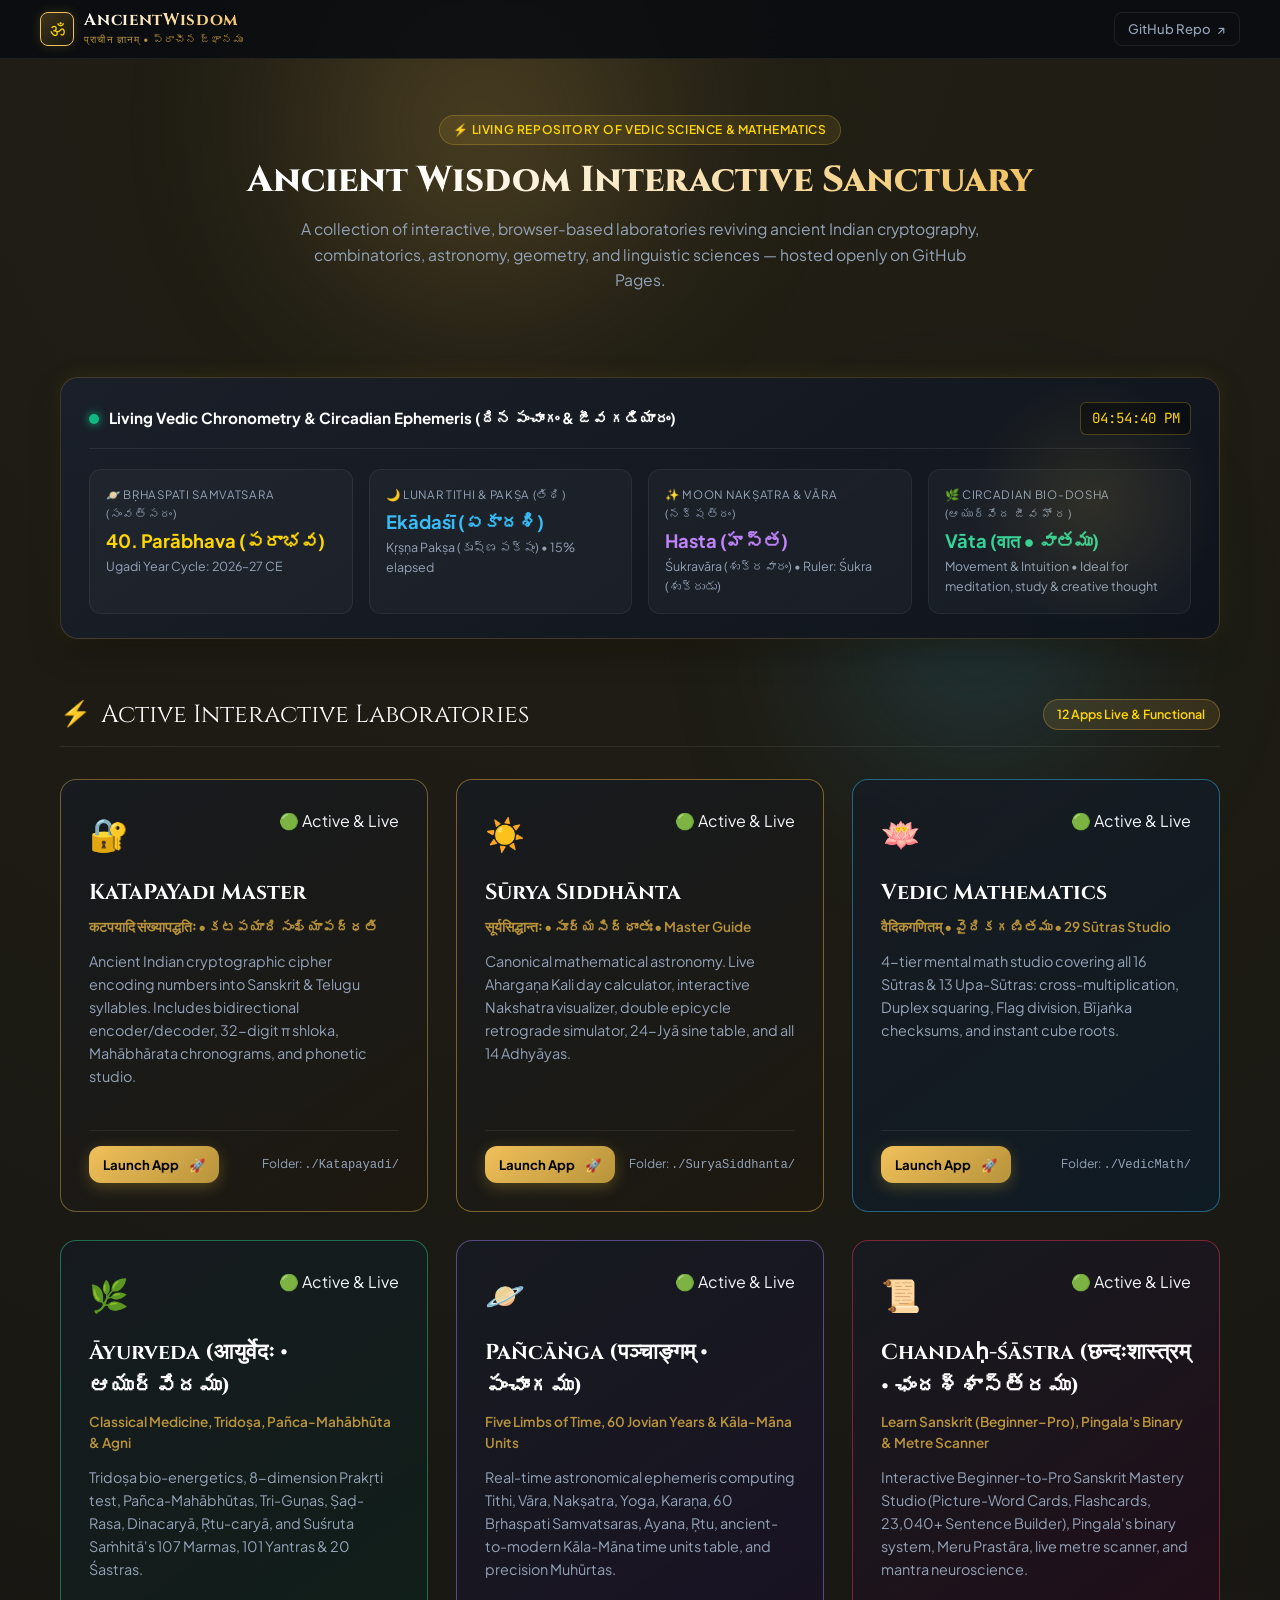
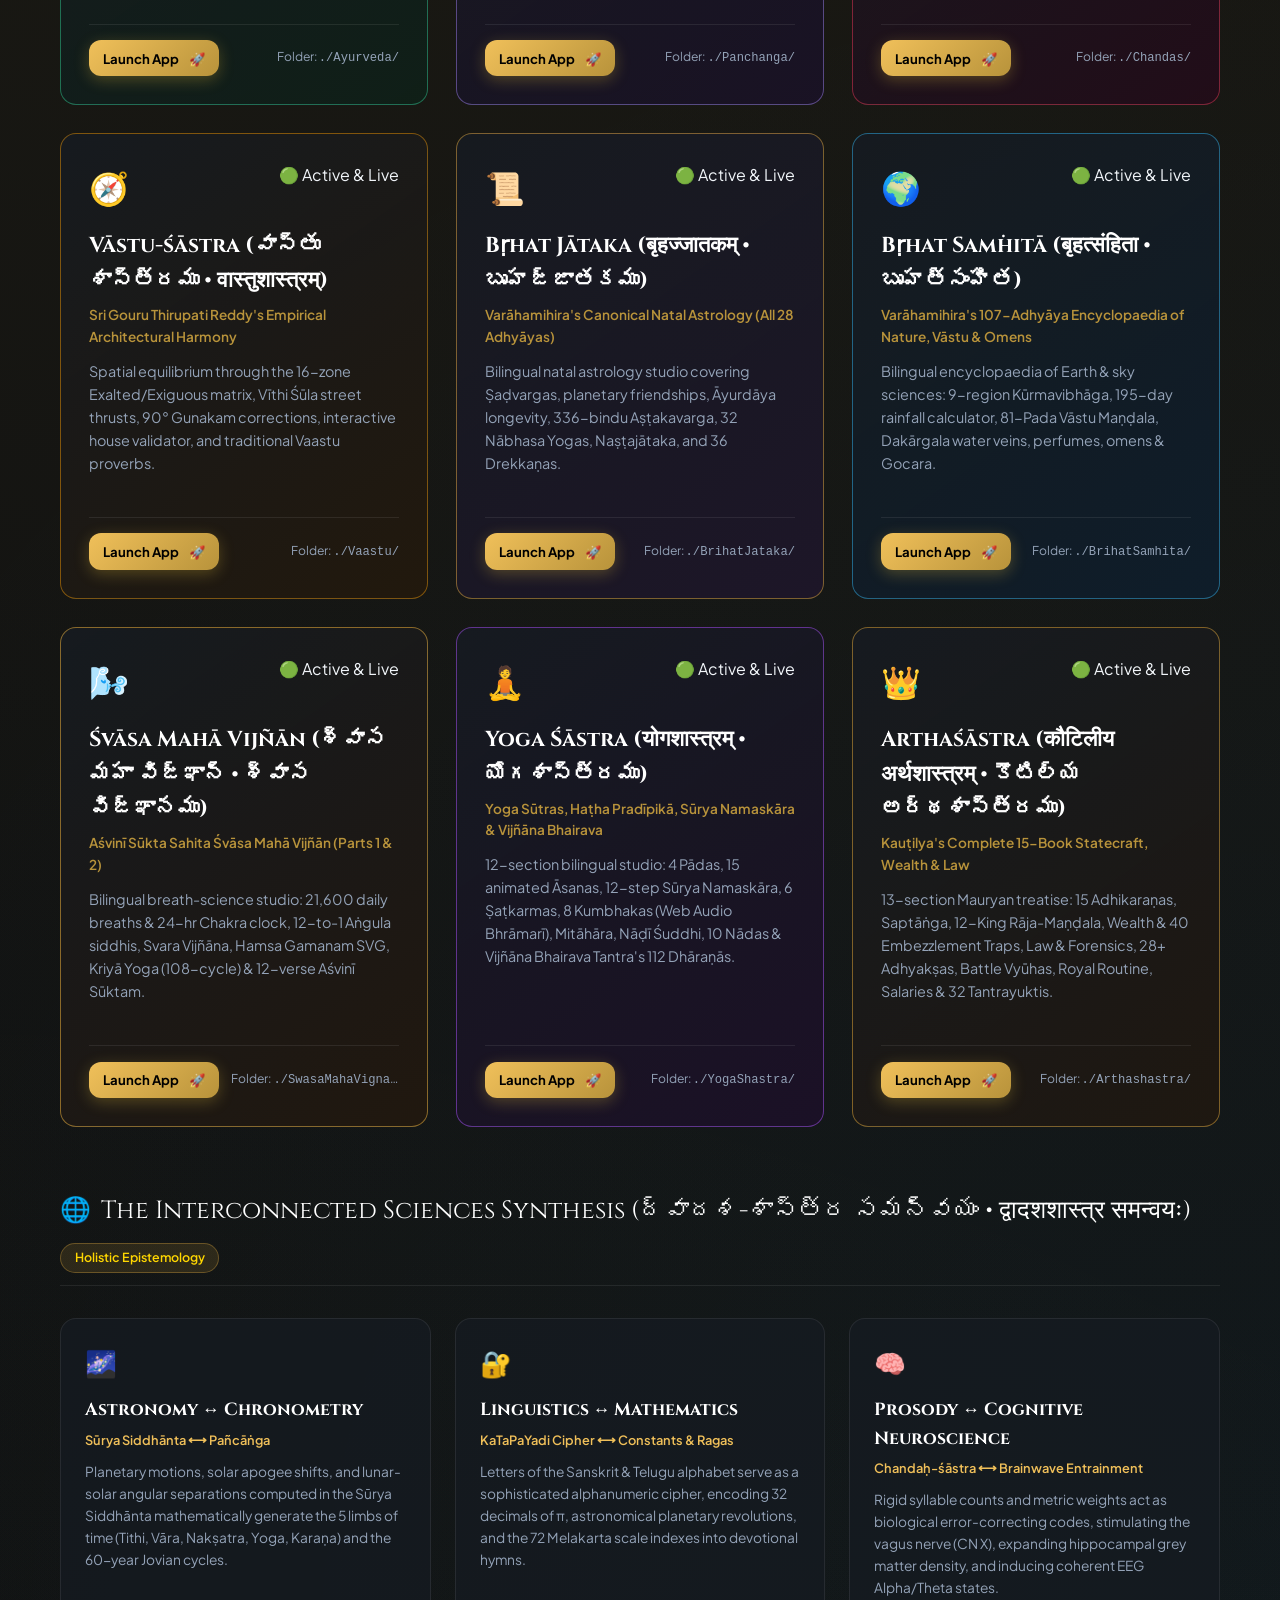
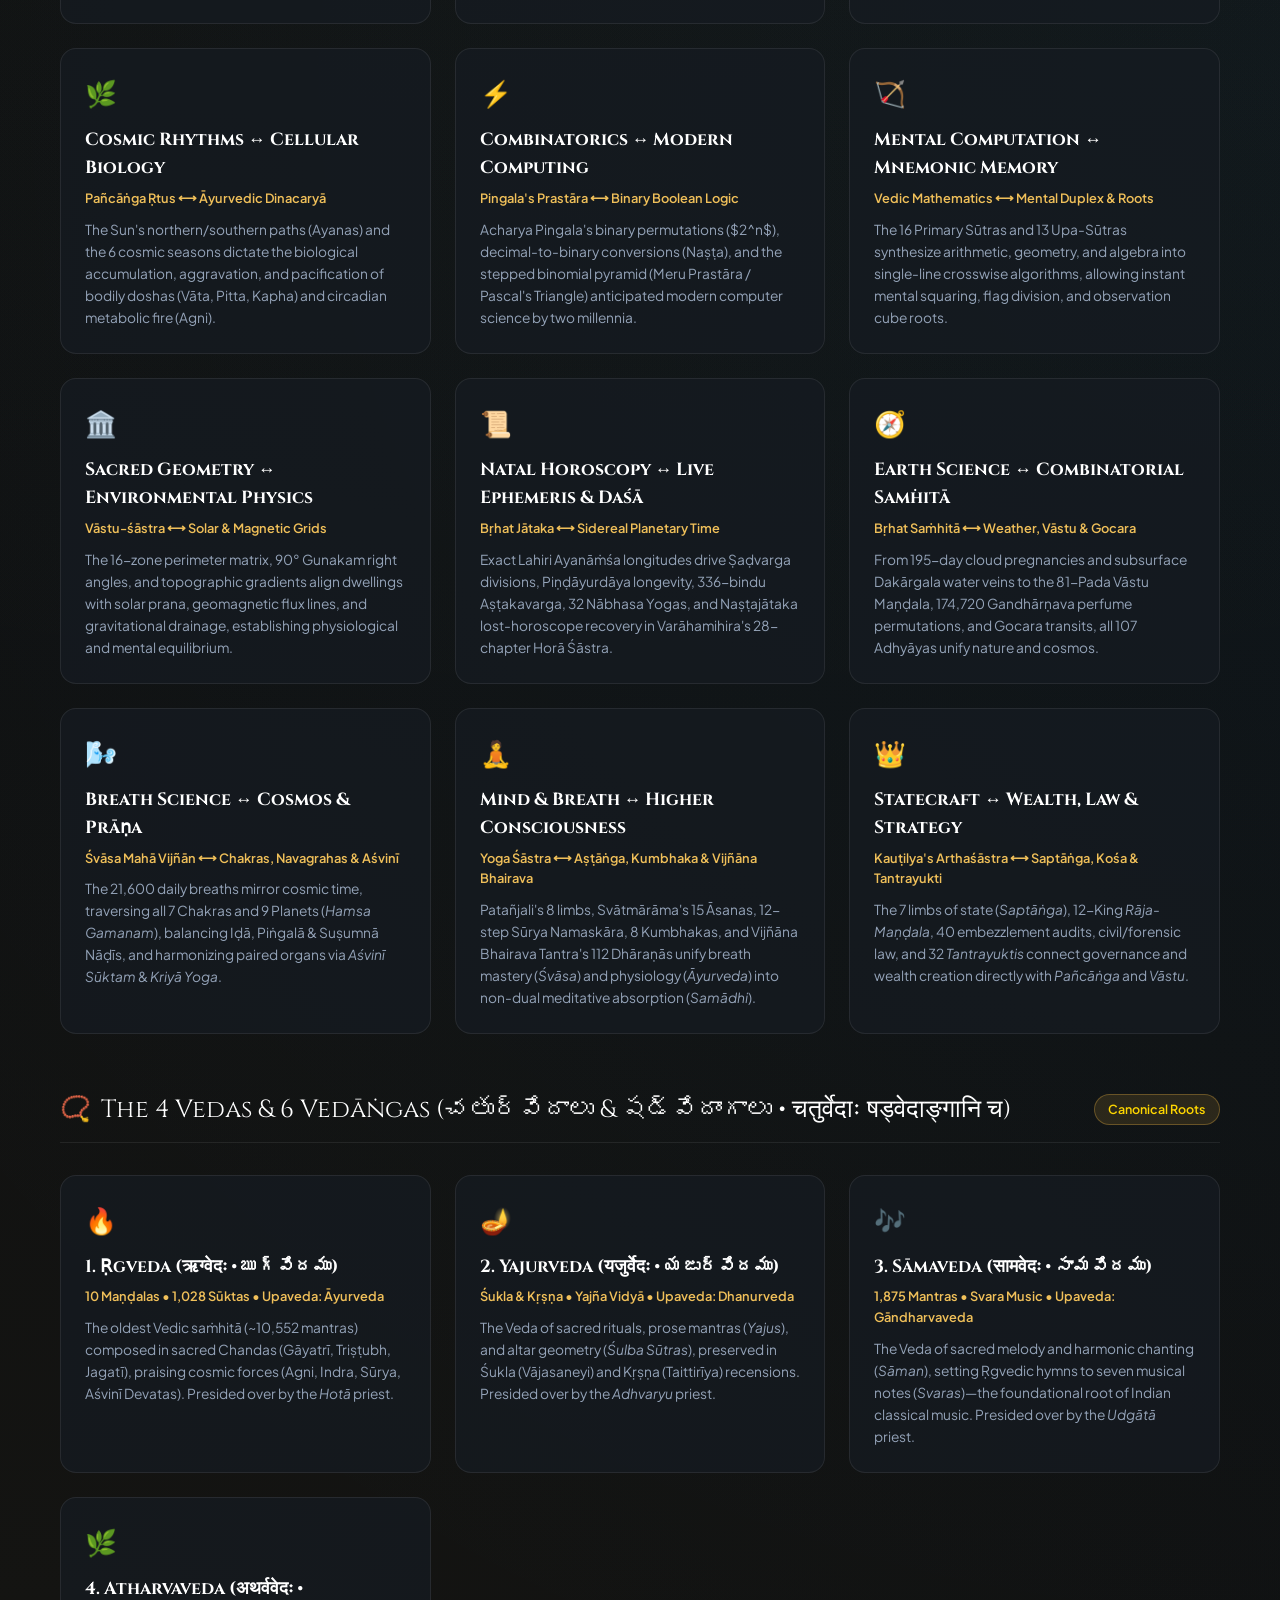
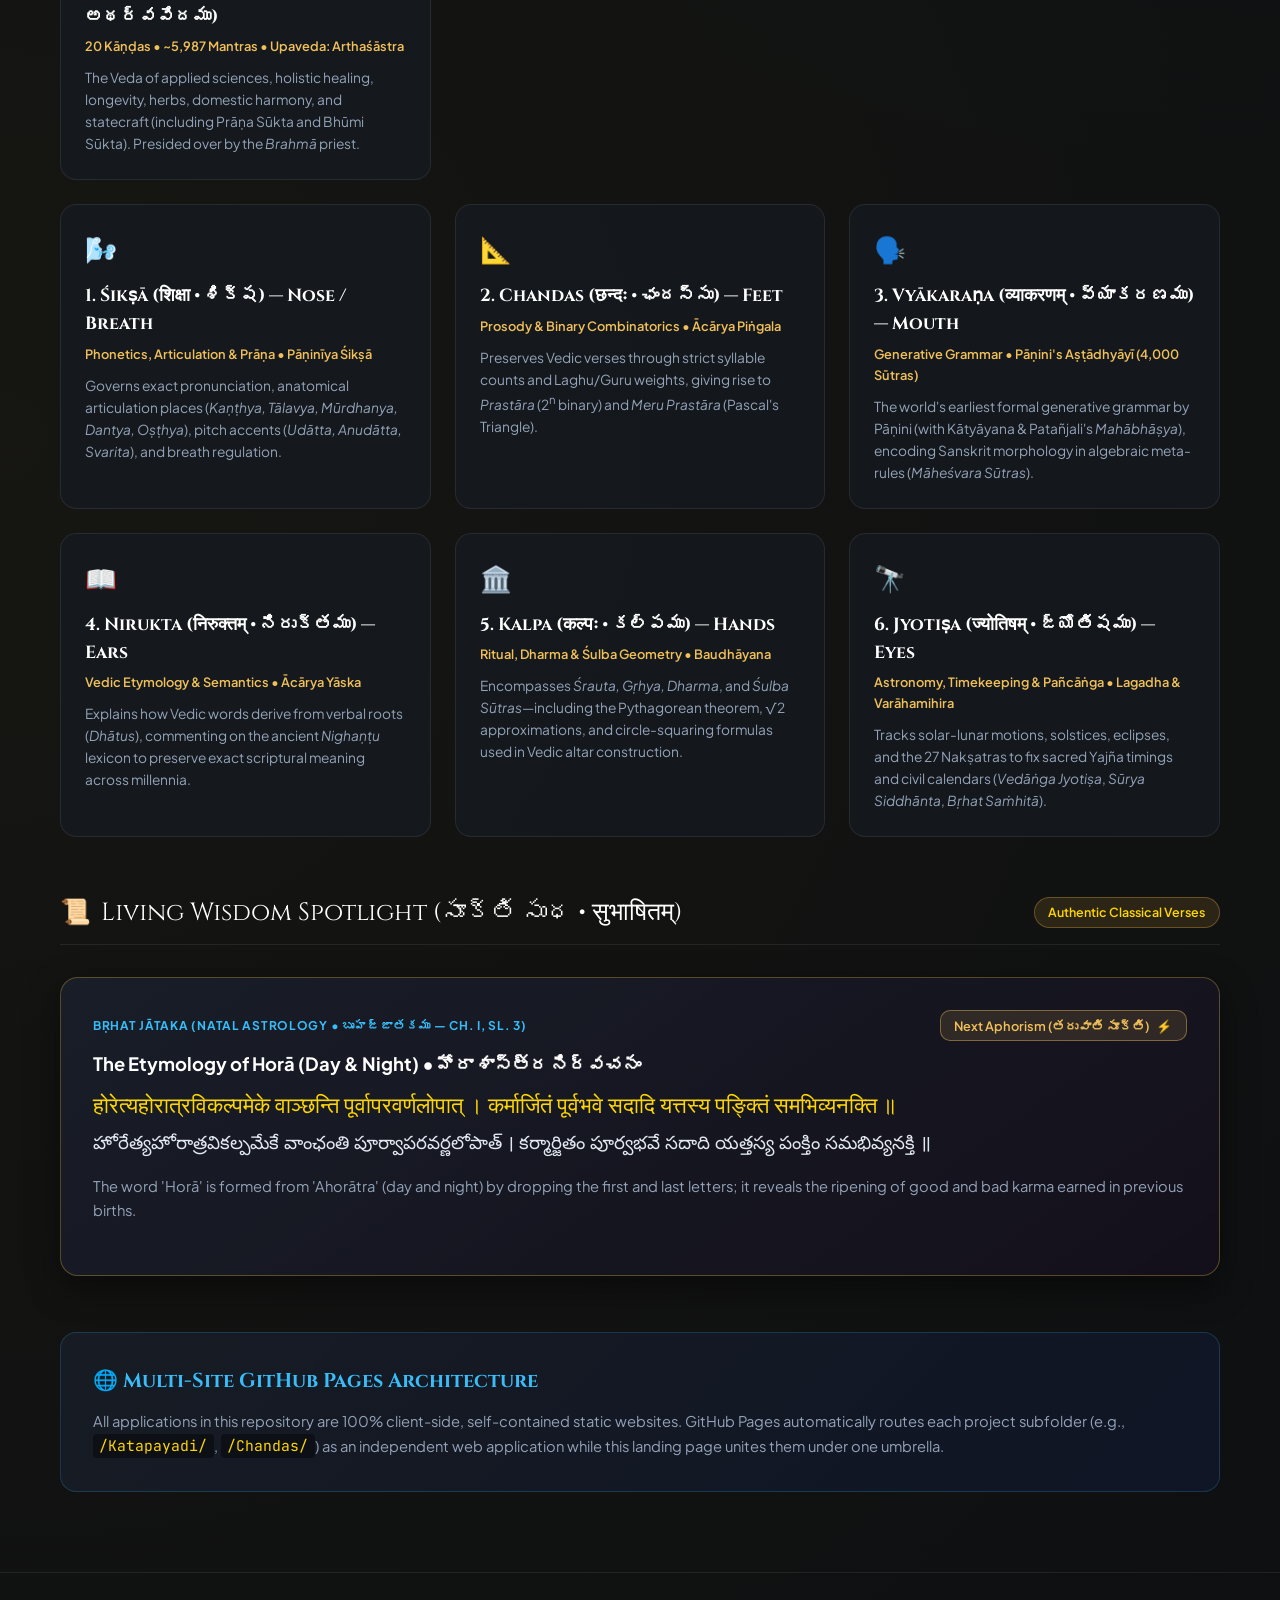
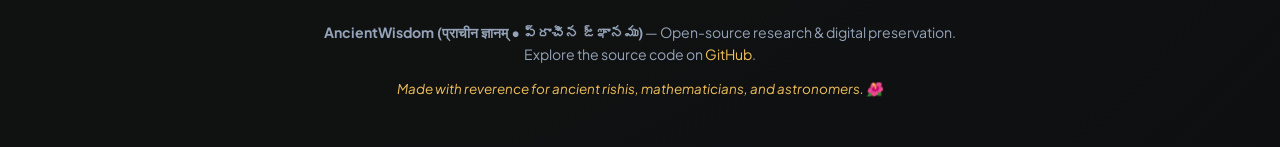
<file: index.html>
<!DOCTYPE html>
<html lang="en">
<head>
  <meta charset="UTF-8">
  <meta name="viewport" content="width=device-width, initial-scale=1.0">
  <title>Ancient Wisdom (प्राचीन ज्ञानम्) — Digital Science & Heritage Portal</title>
  <link rel="icon" type="image/svg+xml" href="favicon.svg">
  <link rel="preconnect" href="https://fonts.googleapis.com">
  <link rel="preconnect" href="https://fonts.gstatic.com" crossorigin>
  <link href="https://fonts.googleapis.com/css2?family=Cinzel:wght@600;700;800;900&family=Plus+Jakarta+Sans:wght@300;400;500;600;700;800&family=JetBrains+Mono:wght@400;600&family=Noto+Sans+Telugu:wght@400;600;700&display=swap" rel="stylesheet">
  <style>
    :root {
      --bg-dark: #0a0c10;
      --bg-card: rgba(22, 27, 34, 0.75);
      --bg-card-hover: rgba(30, 38, 48, 0.9);
      --border-color: rgba(212, 175, 55, 0.22);
      --border-hover: rgba(212, 175, 55, 0.6);
      --gold-primary: #f0c05a;
      --gold-bright: #ffd700;
      --gold-dim: #b8933b;
      --accent-cyan: #38bdf8;
      --accent-emerald: #34d399;
      --text-main: #f1f5f9;
      --text-muted: #94a3b8;
      --font-display: 'Cinzel', serif;
      --font-body: 'Plus Jakarta Sans', sans-serif;
      --font-mono: 'JetBrains Mono', monospace;
    }

    * {
      box-sizing: border-box;
      margin: 0;
      padding: 0;
    }

    body {
      background-color: var(--bg-dark);
      color: var(--text-main);
      font-family: var(--font-body);
      min-height: 100vh;
      overflow-x: hidden;
      line-height: 1.6;
      background-image: 
        radial-gradient(circle at 50% 0%, rgba(212, 175, 55, 0.12) 0%, transparent 60%),
        radial-gradient(circle at 100% 50%, rgba(56, 189, 248, 0.05) 0%, transparent 50%),
        radial-gradient(circle at 0% 80%, rgba(212, 175, 55, 0.06) 0%, transparent 50%);
    }

    /* Ambient animated orbs */
    .orb {
      position: fixed;
      border-radius: 50%;
      filter: blur(100px);
      z-index: -1;
      pointer-events: none;
      opacity: 0.35;
    }
    .orb-1 {
      top: -100px;
      left: 20%;
      width: 450px;
      height: 450px;
      background: radial-gradient(circle, #f0c05a 0%, transparent 70%);
    }
    .orb-2 {
      bottom: 10%;
      right: 10%;
      width: 350px;
      height: 350px;
      background: radial-gradient(circle, #38bdf8 0%, transparent 70%);
    }

    /* Header */
    header {
      padding: 0.65rem 1.25rem;
      border-bottom: 1px solid rgba(255, 255, 255, 0.08);
      backdrop-filter: blur(16px);
      -webkit-backdrop-filter: blur(16px);
      position: sticky;
      top: 0;
      z-index: 50;
      background: rgba(10, 12, 16, 0.88);
    }

    .header-inner {
      max-width: 1200px;
      margin: 0 auto;
      display: flex;
      justify-content: space-between;
      align-items: center;
      gap: 0.75rem;
    }

    .brand {
      display: flex;
      align-items: center;
      gap: 0.65rem;
      text-decoration: none;
      color: inherit;
    }

    .brand-icon {
      width: 34px;
      height: 34px;
      background: linear-gradient(135deg, rgba(212, 175, 55, 0.25), rgba(212, 175, 55, 0.05));
      border: 1px solid var(--gold-primary);
      border-radius: 8px;
      display: flex;
      align-items: center;
      justify-content: center;
      font-size: 1.15rem;
      color: var(--gold-bright);
      box-shadow: 0 0 12px rgba(212, 175, 55, 0.2);
    }

    .brand-text h1 {
      font-family: var(--font-display);
      font-size: 1.05rem;
      font-weight: 700;
      letter-spacing: 0.04em;
      background: linear-gradient(120deg, #fff, var(--gold-primary));
      -webkit-background-clip: text;
      -webkit-text-fill-color: transparent;
      line-height: 1.2;
    }

    .brand-text span {
      font-size: 0.65rem;
      color: var(--gold-dim);
      letter-spacing: 0.1em;
      text-transform: uppercase;
      display: block;
    }

    .header-links a {
      color: var(--text-muted);
      text-decoration: none;
      font-size: 0.82rem;
      font-weight: 500;
      padding: 0.35rem 0.8rem;
      border-radius: 8px;
      border: 1px solid rgba(255, 255, 255, 0.08);
      transition: all 0.25s ease;
      display: inline-flex;
      align-items: center;
      gap: 0.4rem;
    }

    .header-links a:hover {
      color: #fff;
      border-color: var(--gold-primary);
      background: rgba(212, 175, 55, 0.1);
    }

    /* Container */
    .container {
      max-width: 1200px;
      margin: 0 auto;
      padding: 2rem 1.25rem 5rem;
    }

    /* Hero */
    .hero {
      text-align: center;
      margin-bottom: 2.75rem;
      padding: 1.5rem 0 1rem;
    }

    .hero-badge {
      display: inline-flex;
      align-items: center;
      gap: 0.4rem;
      background: rgba(212, 175, 55, 0.12);
      border: 1px solid rgba(212, 175, 55, 0.3);
      color: var(--gold-bright);
      font-size: 0.75rem;
      font-weight: 600;
      padding: 0.3rem 0.85rem;
      border-radius: 50px;
      margin-bottom: 0.85rem;
      letter-spacing: 0.05em;
      text-transform: uppercase;
    }

    .hero-title {
      font-family: var(--font-display);
      font-size: 2.25rem;
      font-weight: 800;
      line-height: 1.2;
      margin-bottom: 0.85rem;
      background: linear-gradient(135deg, #ffffff 30%, #f0c05a 85%, #b8933b 100%);
      -webkit-background-clip: text;
      -webkit-text-fill-color: transparent;
    }

    .hero-subtitle {
      font-size: 0.98rem;
      color: var(--text-muted);
      max-width: 700px;
      margin: 0 auto 1.5rem;
      line-height: 1.65;
    }

    /* Section Headings */
    .section-header {
      display: flex;
      justify-content: space-between;
      align-items: center;
      flex-wrap: wrap;
      gap: 0.75rem 1.25rem;
      margin-bottom: 2rem;
      border-bottom: 1px solid rgba(255, 255, 255, 0.08);
      padding-bottom: 0.75rem;
    }

    .section-title {
      font-family: var(--font-display);
      font-size: 1.55rem;
      color: #fff;
      display: flex;
      align-items: center;
      gap: 0.6rem;
      flex: 1 1 auto;
      min-width: 0;
    }

    .section-badge {
      font-size: 0.78rem;
      color: var(--gold-bright);
      font-family: var(--font-body);
      font-weight: 600;
      white-space: nowrap;
      flex-shrink: 0;
      padding: 0.28rem 0.85rem;
      border-radius: 999px;
      background: rgba(245, 185, 66, 0.12);
      border: 1px solid rgba(245, 185, 66, 0.3);
    }

    /* Live Ephemeris Dashboard */
    .live-dashboard {
      background: linear-gradient(145deg, rgba(26, 32, 44, 0.9), rgba(15, 20, 28, 0.95));
      border: 1px solid var(--border-color);
      border-radius: 18px;
      padding: 1.5rem 1.75rem;
      margin-bottom: 3.5rem;
      box-shadow: 0 15px 35px -10px rgba(0, 0, 0, 0.5), 0 0 25px rgba(212, 175, 55, 0.1);
      position: relative;
      overflow: hidden;
    }

    .live-dashboard::before {
      content: "";
      position: absolute;
      top: 0;
      right: 0;
      width: 250px;
      height: 250px;
      background: radial-gradient(circle, rgba(212, 175, 55, 0.12) 0%, transparent 70%);
      pointer-events: none;
    }

    .dashboard-header {
      display: flex;
      justify-content: space-between;
      align-items: center;
      flex-wrap: wrap;
      gap: 0.75rem;
      margin-bottom: 1.25rem;
      border-bottom: 1px solid rgba(255, 255, 255, 0.08);
      padding-bottom: 0.85rem;
    }

    .dash-title {
      display: flex;
      align-items: center;
      gap: 0.6rem;
      font-size: 0.95rem;
      font-weight: 700;
      color: #fff;
    }

    .live-dot {
      width: 10px;
      height: 10px;
      border-radius: 50%;
      background: #10b981;
      box-shadow: 0 0 10px #10b981;
      animation: pulseLive 2s infinite;
    }

    @keyframes pulseLive {
      0%, 100% { opacity: 1; transform: scale(1); }
      50% { opacity: 0.4; transform: scale(0.85); }
    }

    .dash-clock {
      font-family: var(--font-mono);
      font-size: 0.88rem;
      color: var(--gold-bright);
      background: rgba(0, 0, 0, 0.4);
      padding: 0.25rem 0.65rem;
      border-radius: 6px;
      border: 1px solid rgba(212, 175, 55, 0.3);
    }

    .dashboard-grid {
      display: grid;
      grid-template-columns: repeat(auto-fit, minmax(220px, 1fr));
      gap: 1rem;
    }

    .dash-tile {
      background: rgba(255, 255, 255, 0.03);
      border: 1px solid rgba(255, 255, 255, 0.06);
      border-radius: 12px;
      padding: 1rem;
      transition: all 0.25s ease;
    }

    .dash-tile:hover {
      background: rgba(255, 255, 255, 0.06);
      border-color: rgba(212, 175, 55, 0.3);
      transform: translateY(-2px);
    }

    .dash-label {
      font-size: 0.72rem;
      text-transform: uppercase;
      letter-spacing: 0.06em;
      color: var(--text-muted);
      margin-bottom: 0.35rem;
    }

    .dash-val {
      font-size: 1.15rem;
      font-weight: 700;
      line-height: 1.3;
      margin-bottom: 0.25rem;
    }

    .dash-sub {
      font-size: 0.78rem;
      color: var(--text-muted);
    }

    .text-gold { color: var(--gold-bright); }
    .text-cyan { color: var(--accent-cyan); }
    .text-purple { color: #c084fc; }
    .text-emerald { color: #34d399; }

    /* Synthesis & Wisdom Sections */
    .synthesis-grid {
      display: grid;
      grid-template-columns: repeat(auto-fill, minmax(320px, 1fr));
      gap: 1.5rem;
      margin-bottom: 3.5rem;
    }

    .synthesis-card {
      background: var(--bg-card);
      border: 1px solid rgba(255, 255, 255, 0.08);
      border-radius: 16px;
      padding: 1.5rem;
      transition: all 0.25s ease;
      position: relative;
      overflow: hidden;
    }

    .synthesis-card:hover {
      background: var(--bg-card-hover);
      border-color: var(--border-hover);
      transform: translateY(-3px);
      box-shadow: 0 10px 30px rgba(0, 0, 0, 0.5);
    }

    .synthesis-icon {
      font-size: 1.6rem;
      margin-bottom: 0.75rem;
      display: inline-block;
    }

    .synthesis-title {
      font-family: var(--font-display);
      font-size: 1.1rem;
      color: #fff;
      font-weight: 700;
      margin-bottom: 0.35rem;
    }

    .synthesis-bridge {
      font-size: 0.8rem;
      color: var(--gold-primary);
      font-weight: 600;
      margin-bottom: 0.65rem;
      display: flex;
      align-items: center;
      gap: 0.4rem;
    }

    .synthesis-desc {
      font-size: 0.86rem;
      color: var(--text-muted);
      line-height: 1.6;
    }

    /* Wisdom Card */
    .wisdom-card {
      background: linear-gradient(145deg, rgba(26, 32, 44, 0.85), rgba(20, 16, 28, 0.95));
      border: 1px solid rgba(212, 175, 55, 0.35);
      border-radius: 18px;
      padding: 2rem;
      margin-bottom: 3.5rem;
      position: relative;
      box-shadow: 0 12px 35px rgba(0, 0, 0, 0.45);
    }

    .wisdom-shloka {
      font-family: var(--font-display);
      font-size: 1.35rem;
      color: var(--gold-bright);
      margin: 0.75rem 0 0.5rem;
      line-height: 1.5;
    }

    .wisdom-telugu {
      font-family: 'Noto Sans Telugu', var(--font-body);
      font-size: 1.15rem;
      color: #e2e8f0;
      margin-bottom: 0.85rem;
      line-height: 1.6;
    }

    .wisdom-meaning {
      font-size: 0.92rem;
      color: var(--text-muted);
      line-height: 1.65;
      margin-bottom: 1.25rem;
    }

    .btn-launch {
      display: inline-flex;
      align-items: center;
      gap: 0.6rem;
      background: linear-gradient(135deg, #f0c05a, #b8933b);
      color: #000;
      font-weight: 700;
      padding: 0.85rem 1.75rem;
      border-radius: 12px;
      text-decoration: none;
      font-size: 0.95rem;
      transition: all 0.25s ease;
      box-shadow: 0 4px 15px rgba(212, 175, 55, 0.3);
    }

    .btn-launch:hover {
      transform: translateY(-2px);
      box-shadow: 0 6px 22px rgba(212, 175, 55, 0.5);
      filter: brightness(1.1);
    }

    .btn-secondary {
      display: inline-flex;
      align-items: center;
      gap: 0.45rem;
      background: rgba(240, 192, 90, 0.12);
      color: #f0c05a;
      border: 1px solid rgba(240, 192, 90, 0.42);
      border-radius: 10px;
      font-family: inherit;
      font-weight: 600;
      transition: all 0.25s ease;
    }

    .btn-secondary:hover {
      background: linear-gradient(135deg, rgba(240, 192, 90, 0.28), rgba(184, 147, 59, 0.22));
      border-color: #f0c05a;
      color: #fff;
      transform: translateY(-1px);
      box-shadow: 0 4px 14px rgba(212, 175, 55, 0.28);
    }

    /* Grid for Upcoming Apps */
    .apps-grid {
      display: grid;
      grid-template-columns: repeat(auto-fill, minmax(320px, 1fr));
      gap: 1.75rem;
      margin-bottom: 4rem;
    }

    .app-card {
      background: var(--bg-card);
      border: 1px solid rgba(255, 255, 255, 0.08);
      border-radius: 16px;
      padding: 1.75rem;
      transition: all 0.3s ease;
      display: flex;
      flex-direction: column;
      justify-content: space-between;
    }

    .app-card:hover {
      background: var(--bg-card-hover);
      border-color: rgba(212, 175, 55, 0.3);
      transform: translateY(-3px);
    }

    .app-card-header {
      display: flex;
      justify-content: space-between;
      align-items: flex-start;
      margin-bottom: 1rem;
    }

    .app-icon {
      font-size: 2rem;
    }

    .app-name {
      font-family: var(--font-display);
      font-size: 1.35rem;
      font-weight: 700;
      color: #fff;
      margin-bottom: 0.35rem;
    }

    .app-sub {
      color: var(--gold-dim);
      font-size: 0.85rem;
      font-weight: 600;
      margin-bottom: 0.75rem;
    }

    .app-card p {
      color: var(--text-muted);
      font-size: 0.9rem;
      line-height: 1.6;
      margin-bottom: 1.5rem;
    }

    .app-card-footer {
      display: flex;
      justify-content: space-between;
      align-items: center;
      flex-wrap: nowrap;
      gap: 0.75rem;
      border-top: 1px solid rgba(255, 255, 255, 0.08);
      margin-top: 1.15rem;
      padding-top: 0.95rem;
      font-size: 0.76rem;
      color: var(--text-muted);
    }
    .app-card-footer .btn-launch {
      flex-shrink: 0;
      white-space: nowrap;
      padding: 0.48rem 0.9rem !important;
      font-size: 0.82rem !important;
    }
    .app-card-footer > span {
      white-space: nowrap;
      overflow: hidden;
      text-overflow: ellipsis;
      font-size: 0.76rem !important;
    }

    /* Architecture Callout */
    .info-box {
      background: linear-gradient(135deg, rgba(26, 32, 44, 0.7), rgba(15, 23, 42, 0.8));
      border: 1px solid rgba(56, 189, 248, 0.2);
      border-radius: 16px;
      padding: 2rem;
      margin-top: 2rem;
    }

    .info-box h3 {
      font-family: var(--font-display);
      color: var(--accent-cyan);
      font-size: 1.25rem;
      margin-bottom: 0.75rem;
      display: flex;
      align-items: center;
      gap: 0.5rem;
    }

    .info-box p {
      color: var(--text-muted);
      font-size: 0.92rem;
      line-height: 1.7;
    }

    .info-box code {
      font-family: var(--font-mono);
      background: rgba(0, 0, 0, 0.4);
      padding: 0.15rem 0.4rem;
      border-radius: 4px;
      color: var(--gold-bright);
    }

    /* Footer */
    footer {
      text-align: center;
      padding: 3rem 1.5rem;
      border-top: 1px solid rgba(255, 255, 255, 0.08);
      color: var(--text-muted);
      font-size: 0.88rem;
    }

    footer a {
      color: var(--gold-primary);
      text-decoration: none;
    }

    @media (max-width: 900px) {
      .featured-card {
        grid-template-columns: 1fr;
      }
      .hero-title {
        font-size: 2.2rem;
      }
    }
  </style>
</head>
<body>

  <div class="orb orb-1"></div>
  <div class="orb orb-2"></div>

  <!-- Header -->
  <header>
    <div class="header-inner">
      <a href="./" class="brand">
        <div class="brand-icon">ॐ</div>
        <div class="brand-text">
          <h1>AncientWisdom</h1>
          <span>प्राचीन ज्ञानम् • ప్రాచీన జ్ఞానము</span>
        </div>
      </a>
      <div class="header-links">
        <a href="https://github.com/nikhilgajam/AncientWisdom" target="_blank" rel="noopener">
          <span>GitHub Repo</span> ↗
        </a>
      </div>
    </div>
  </header>

  <div class="container">

    <!-- Hero Section -->
    <section class="hero">
      <div class="hero-badge">⚡ Living Repository of Vedic Science & Mathematics</div>
      <h2 class="hero-title">Ancient Wisdom Interactive Sanctuary</h2>
      <p class="hero-subtitle">
        A collection of interactive, browser-based laboratories reviving ancient Indian 
        cryptography, combinatorics, astronomy, geometry, and linguistic sciences — hosted 
        openly on GitHub Pages.
      </p>
    </section>

    <!-- Live Sacred Chronometry & Circadian Ephemeris Dashboard -->
    <div class="live-dashboard">
      <div class="dashboard-header">
        <div class="dash-title">
          <span class="live-dot"></span>
          <span>Living Vedic Chronometry & Circadian Ephemeris (దిన పంచాంగం & జీవ గడియారం)</span>
        </div>
        <div id="liveClock" class="dash-clock">--:--:--</div>
      </div>
      <div class="dashboard-grid">
        <div class="dash-tile">
          <div class="dash-label">🪐 Bṛhaspati Samvatsara (సంవత్సరం)</div>
          <div id="dashSamvatsara" class="dash-val text-gold">Loading...</div>
          <div id="dashYearRange" class="dash-sub">60-Year Jovian Cycle</div>
        </div>
        <div class="dash-tile">
          <div class="dash-label">🌙 Lunar Tithi & Pakṣa (తిథి)</div>
          <div id="dashTithi" class="dash-val text-cyan">Loading...</div>
          <div id="dashTithiDetail" class="dash-sub">Sun-Moon Phase</div>
        </div>
        <div class="dash-tile">
          <div class="dash-label">✨ Moon Nakṣatra & Vāra (నక్షత్రం)</div>
          <div id="dashNakshatra" class="dash-val text-purple">Loading...</div>
          <div id="dashVara" class="dash-sub">Solar Weekday Lord</div>
        </div>
        <div class="dash-tile">
          <div class="dash-label">🌿 Circadian Bio-Dosha (ఆయుర్వేద జీవ హోర)</div>
          <div id="dashDosha" class="dash-val text-emerald">Loading...</div>
          <div id="dashDoshaAdvice" class="dash-sub">Active Metabolic Period</div>
        </div>
      </div>
    </div>

    <!-- Active Interactive Applications Grid -->
    <div class="section-header">
      <div class="section-title">
        <span>⚡</span> Active Interactive Laboratories
      </div>
      <div class="section-badge">12 Apps Live & Functional</div>
    </div>

    <div class="apps-grid">

      <!-- Card 1: Katapayadi -->
      <div class="app-card" style="border-color: rgba(240, 192, 90, 0.4); background: linear-gradient(145deg, rgba(22, 27, 34, 0.85), rgba(30, 25, 15, 0.9));">
        <div>
          <div class="app-card-header">
            <span class="app-icon">🔐</span>
            <span class="tag tag-active">🟢 Active & Live</span>
          </div>
          <h4 class="app-name">KaTaPaYadi Master</h4>
          <div class="app-sub">कटपयादि संख्यापद्धतिः • కటపయాది సంఖ్యాపద్ధతి</div>
          <p>
            Ancient Indian cryptographic cipher encoding numbers into Sanskrit & Telugu syllables. 
            Includes bidirectional encoder/decoder, 32-digit &pi; shloka, Mahābhārata chronograms, and phonetic studio.
          </p>
        </div>
        <div class="app-card-footer">
          <a href="./Katapayadi/" class="btn-launch" style="padding: 0.5rem 1rem; font-size: 0.85rem;">
            <span>Launch App</span> 🚀
          </a>
          <span style="font-size:0.8rem; color:var(--text-muted);">Folder: <code>./Katapayadi/</code></span>
        </div>
      </div>

      <!-- Card 2: Surya Siddhanta -->
      <div class="app-card" style="border-color: rgba(245, 185, 66, 0.45); background: linear-gradient(145deg, rgba(22, 27, 34, 0.85), rgba(30, 25, 15, 0.9));">
        <div>
          <div class="app-card-header">
            <span class="app-icon">☀️</span>
            <span class="tag tag-active">🟢 Active & Live</span>
          </div>
          <h4 class="app-name">Sūrya Siddhānta</h4>
          <div class="app-sub">सूर्यसिद्धान्तः • సూర్యసిద్ధాంతః • Master Guide</div>
          <p>
            Canonical mathematical astronomy. Live Ahargaṇa Kali day calculator, 
            interactive Nakshatra visualizer, double epicycle retrograde simulator, 24-Jyā sine table, and all 14 Adhyāyas.
          </p>
        </div>
        <div class="app-card-footer">
          <a href="./SuryaSiddhanta/" class="btn-launch" style="padding: 0.5rem 1rem; font-size: 0.85rem;">
            <span>Launch App</span> 🚀
          </a>
          <span style="font-size:0.8rem; color:var(--text-muted);">Folder: <code>./SuryaSiddhanta/</code></span>
        </div>
      </div>

      <!-- Card 3: Vedic Mathematics -->
      <div class="app-card" style="border-color: rgba(56, 189, 248, 0.45); background: linear-gradient(145deg, rgba(22, 27, 34, 0.85), rgba(15, 28, 38, 0.9));">
        <div>
          <div class="app-card-header">
            <span class="app-icon">🪷</span>
            <span class="tag tag-active">🟢 Active & Live</span>
          </div>
          <h4 class="app-name">Vedic Mathematics</h4>
          <div class="app-sub">वैदिकगणितम् • వైదికగణితము • 29 Sūtras Studio</div>
          <p>
            4-tier mental math studio covering all 16 Sūtras &amp; 13 Upa-Sūtras: cross-multiplication, Duplex squaring, Flag division, Bījaṅka checksums, and instant cube roots.
          </p>
        </div>
        <div class="app-card-footer">
          <a href="./VedicMath/" class="btn-launch" style="padding: 0.5rem 1rem; font-size: 0.85rem;">
            <span>Launch App</span> 🚀
          </a>
          <span style="font-size:0.8rem; color:var(--text-muted);">Folder: <code>./VedicMath/</code></span>
        </div>
      </div>

      <!-- Card 4: Ayurveda -->
      <div class="app-card" style="border-color: rgba(52, 211, 153, 0.45); background: linear-gradient(145deg, rgba(22, 27, 34, 0.85), rgba(15, 32, 24, 0.9));">
        <div>
          <div class="app-card-header">
            <span class="app-icon">🌿</span>
            <span class="tag tag-active">🟢 Active & Live</span>
          </div>
          <h4 class="app-name">Āyurveda (आयुर्वेदः • ఆయుర్వేదము)</h4>
          <div class="app-sub">Classical Medicine, Tridoṣa, Pañca-Mahābhūta & Agni</div>
          <p>
            Tridoṣa bio-energetics, 8-dimension Prakṛti test, Pañca-Mahābhūtas, Tri-Guṇas, Ṣaḍ-Rasa, Dinacaryā, Ṛtu-caryā, and Suśruta Saṁhitā's 107 Marmas, 101 Yantras &amp; 20 Śastras.
          </p>
        </div>
        <div class="app-card-footer">
          <a href="./Ayurveda/" class="btn-launch" style="padding: 0.5rem 1rem; font-size: 0.85rem;">
            <span>Launch App</span> 🚀
          </a>
          <span style="font-size:0.8rem; color:var(--text-muted);">Folder: <code>./Ayurveda/</code></span>
        </div>
      </div>

      <!-- Card 5: Panchanga -->
      <div class="app-card" style="border-color: rgba(167, 139, 250, 0.45); background: linear-gradient(145deg, rgba(22, 27, 34, 0.85), rgba(26, 18, 38, 0.9));">
        <div>
          <div class="app-card-header">
            <span class="app-icon">🪐</span>
            <span class="tag tag-active">🟢 Active & Live</span>
          </div>
          <h4 class="app-name">Pañcāṅga (पञ्चाङ्गम् • పంచాంగము)</h4>
          <div class="app-sub">Five Limbs of Time, 60 Jovian Years & Kāla-Māna Units</div>
          <p>
            Real-time astronomical ephemeris computing Tithi, Vāra, Nakṣatra, Yoga, Karaṇa, 
            60 Bṛhaspati Samvatsaras, Ayana, Ṛtu, ancient-to-modern Kāla-Māna time units table, and precision Muhūrtas.
          </p>
        </div>
        <div class="app-card-footer">
          <a href="./Panchanga/" class="btn-launch" style="padding: 0.5rem 1rem; font-size: 0.85rem;">
            <span>Launch App</span> 🚀
          </a>
          <span style="font-size:0.8rem; color:var(--text-muted);">Folder: <code>./Panchanga/</code></span>
        </div>
      </div>

      <!-- Card 6: Chandas -->
      <div class="app-card" style="border-color: rgba(244, 63, 94, 0.45); background: linear-gradient(145deg, rgba(22, 27, 34, 0.85), rgba(35, 12, 25, 0.9));">
        <div>
          <div class="app-card-header">
            <span class="app-icon">📜</span>
            <span class="tag tag-active">🟢 Active & Live</span>
          </div>
          <h4 class="app-name">Chandaḥ-śāstra (छन्दःशास्त्रम् • ఛందశ్శాస్త్రము)</h4>
          <div class="app-sub">Learn Sanskrit (Beginner–Pro), Pingala's Binary &amp; Metre Scanner</div>
          <p>
            Interactive Beginner-to-Pro Sanskrit Mastery Studio (Picture-Word Cards, Flashcards, 23,040+ Sentence Builder), Pingala's binary system, Meru Prastāra, live metre scanner, and mantra neuroscience.
          </p>
        </div>
        <div class="app-card-footer">
          <a href="./Chandas/" class="btn-launch" style="padding: 0.5rem 1rem; font-size: 0.85rem;">
            <span>Launch App</span> 🚀
          </a>
          <span style="font-size:0.8rem; color:var(--text-muted);">Folder: <code>./Chandas/</code></span>
        </div>
      </div>

      <!-- Card 7: Vaastu -->
      <div class="app-card" style="border-color: rgba(245, 158, 11, 0.45); background: linear-gradient(145deg, rgba(22, 27, 34, 0.85), rgba(35, 25, 12, 0.9));">
        <div>
          <div class="app-card-header">
            <span class="app-icon">🧭</span>
            <span class="tag tag-active">🟢 Active & Live</span>
          </div>
          <h4 class="app-name">Vāstu-śāstra (వాస్తు శాస్త్రము • वास्तुशास्त्रम्)</h4>
          <div class="app-sub">Sri Gouru Thirupati Reddy's Empirical Architectural Harmony</div>
          <p>
            Spatial equilibrium through the 16-zone Exalted/Exiguous matrix, Vīthi Śūla street thrusts, 90° Gunakam corrections, interactive house validator, and traditional Vaastu proverbs.
          </p>
        </div>
        <div class="app-card-footer">
          <a href="./Vaastu/" class="btn-launch" style="padding: 0.5rem 1rem; font-size: 0.85rem;">
            <span>Launch App</span> 🚀
          </a>
          <span style="font-size:0.8rem; color:var(--text-muted);">Folder: <code>./Vaastu/</code></span>
        </div>
      </div>

      <!-- Card 8: Brihat Jataka -->
      <div class="app-card" style="border-color: rgba(245, 185, 66, 0.45); background: linear-gradient(145deg, rgba(22, 27, 34, 0.85), rgba(30, 22, 42, 0.9));">
        <div>
          <div class="app-card-header">
            <span class="app-icon">📜</span>
            <span class="tag tag-active">🟢 Active & Live</span>
          </div>
          <h4 class="app-name">Bṛhat Jātaka (बृहज्जातकम् • బృహజ్జాతకము)</h4>
          <div class="app-sub">Varāhamihira's Canonical Natal Astrology (All 28 Adhyāyas)</div>
          <p>
            Bilingual natal astrology studio covering Ṣaḍvargas, planetary friendships, Āyurdāya longevity, 336-bindu Aṣṭakavarga, 32 Nābhasa Yogas, Naṣṭajātaka, and 36 Drekkaṇas.
          </p>
        </div>
        <div class="app-card-footer">
          <a href="./BrihatJataka/" class="btn-launch" style="padding: 0.5rem 1rem; font-size: 0.85rem;">
            <span>Launch App</span> 🚀
          </a>
          <span style="font-size:0.8rem; color:var(--text-muted);">Folder: <code>./BrihatJataka/</code></span>
        </div>
      </div>

      <!-- Card 9: Brihat Samhita -->
      <div class="app-card" style="border-color: rgba(56, 189, 248, 0.45); background: linear-gradient(145deg, rgba(22, 27, 34, 0.85), rgba(14, 30, 44, 0.9));">
        <div>
          <div class="app-card-header">
            <span class="app-icon">🌍</span>
            <span class="tag tag-active">🟢 Active & Live</span>
          </div>
          <h4 class="app-name">Bṛhat Saṁhitā (बृहत्संहिता • బృహత్సంహిత)</h4>
          <div class="app-sub">Varāhamihira's 107-Adhyāya Encyclopaedia of Nature, Vāstu &amp; Omens</div>
          <p>
            Bilingual encyclopaedia of Earth &amp; sky sciences: 9-region Kūrmavibhāga, 195-day rainfall calculator, 81-Pada Vāstu Maṇḍala, Dakārgala water veins, perfumes, omens &amp; Gocara.
          </p>
        </div>
        <div class="app-card-footer">
          <a href="./BrihatSamhita/" class="btn-launch" style="padding: 0.5rem 1rem; font-size: 0.85rem;">
            <span>Launch App</span> 🚀
          </a>
          <span style="font-size:0.8rem; color:var(--text-muted);">Folder: <code>./BrihatSamhita/</code></span>
        </div>
      </div>

      <!-- Card 10: Swasa Maha Vignanam -->
      <div class="app-card" style="border-color: rgba(245, 185, 66, 0.5); background: linear-gradient(145deg, rgba(22, 27, 34, 0.85), rgba(34, 24, 14, 0.9));">
        <div>
          <div class="app-card-header">
            <span class="app-icon">🌬️</span>
            <span class="tag tag-active">🟢 Active & Live</span>
          </div>
          <h4 class="app-name">Śvāsa Mahā Vijñān (శ్వాస మహా విజ్ఞాన్ • శ్వాస విజ్ఞానము)</h4>
          <div class="app-sub">Aśvinī Sūkta Sahita Śvāsa Mahā Vijñān (Parts 1 &amp; 2)</div>
          <p>
            Bilingual breath-science studio: 21,600 daily breaths &amp; 24-hr Chakra clock, 12-to-1 Aṅgula siddhis, Svara Vijñāna, Hamsa Gamanam SVG, Kriyā Yoga (108-cycle) &amp; 12-verse Aśvinī Sūktam.
          </p>
        </div>
        <div class="app-card-footer">
          <a href="./SwasaMahaVignanam/" class="btn-launch" style="padding: 0.5rem 1rem; font-size: 0.85rem;">
            <span>Launch App</span> 🚀
          </a>
          <span style="font-size:0.8rem; color:var(--text-muted);">Folder: <code>./SwasaMahaVignanam/</code></span>
        </div>
      </div>

      <!-- Card 11: Yoga Sastra -->
      <div class="app-card" style="border-color: rgba(168, 85, 247, 0.5); background: linear-gradient(145deg, rgba(22, 27, 34, 0.85), rgba(28, 16, 40, 0.9));">
        <div>
          <div class="app-card-header">
            <span class="app-icon">🧘</span>
            <span class="tag tag-active">🟢 Active & Live</span>
          </div>
          <h4 class="app-name">Yoga Śāstra (योगशास्त्रम् • యోగశాస్త్రము)</h4>
          <div class="app-sub">Yoga Sūtras, Haṭha Pradīpikā, Sūrya Namaskāra &amp; Vijñāna Bhairava</div>
          <p>
            12-section bilingual studio: 4 Pādas, 15 animated Āsanas, 12-step Sūrya Namaskāra, 6 Ṣaṭkarmas, 8 Kumbhakas (Web Audio Bhrāmarī), Mitāhāra, Nāḍī Śuddhi, 10 Nādas &amp; Vijñāna Bhairava Tantra's 112 Dhāraṇās.
          </p>
        </div>
        <div class="app-card-footer">
          <a href="./YogaShastra/" class="btn-launch" style="padding: 0.5rem 1rem; font-size: 0.85rem;">
            <span>Launch App</span> 🚀
          </a>
          <span style="font-size:0.8rem; color:var(--text-muted);">Folder: <code>./YogaShastra/</code></span>
        </div>
      </div>

      <!-- Card 12: Arthashastra -->
      <div class="app-card" style="border-color: rgba(245, 185, 66, 0.45); background: linear-gradient(145deg, rgba(22, 27, 34, 0.85), rgba(32, 24, 16, 0.9));">
        <div>
          <div class="app-card-header">
            <span class="app-icon">👑</span>
            <span class="tag tag-active">🟢 Active & Live</span>
          </div>
          <h4 class="app-name">Arthaśāstra (कौटिलीय अर्थशास्त्रम् • కౌటిల్య అర్థశాస్త్రము)</h4>
          <div class="app-sub">Kauṭilya's Complete 15-Book Statecraft, Wealth &amp; Law</div>
          <p>
            13-section Mauryan treatise: 15 Adhikaraṇas, Saptāṅga, 12-King Rāja-Maṇḍala, Wealth &amp; 40 Embezzlement Traps, Law &amp; Forensics, 28+ Adhyakṣas, Battle Vyūhas, Royal Routine, Salaries &amp; 32 Tantrayuktis.
          </p>
        </div>
        <div class="app-card-footer">
          <a href="./Arthashastra/" class="btn-launch" style="padding: 0.5rem 1rem; font-size: 0.85rem;">
            <span>Launch App</span> 🚀
          </a>
          <span style="font-size:0.8rem; color:var(--text-muted);">Folder: <code>./Arthashastra/</code></span>
        </div>
      </div>

    </div>

    <!-- Unified Knowledge Synthesis: The Interconnected Universe -->
    <div class="section-header">
      <div class="section-title">
        <span>🌐</span> The Interconnected Sciences Synthesis (ద్వాదశ-శాస్త్ర సమన్వయం • द्वादशशास्त्र समन्वयः)
      </div>
      <div class="section-badge">Holistic Epistemology</div>
    </div>

    <div class="synthesis-grid">
      <div class="synthesis-card">
        <span class="synthesis-icon">🌌</span>
        <h4 class="synthesis-title">Astronomy ↔ Chronometry</h4>
        <div class="synthesis-bridge">Sūrya Siddhānta ⟷ Pañcāṅga</div>
        <p class="synthesis-desc">
          Planetary motions, solar apogee shifts, and lunar-solar angular separations computed in the Sūrya Siddhānta 
          mathematically generate the 5 limbs of time (Tithi, Vāra, Nakṣatra, Yoga, Karaṇa) and the 60-year Jovian cycles.
        </p>
      </div>

      <div class="synthesis-card">
        <span class="synthesis-icon">🔐</span>
        <h4 class="synthesis-title">Linguistics ↔ Mathematics</h4>
        <div class="synthesis-bridge">KaTaPaYadi Cipher ⟷ Constants & Ragas</div>
        <p class="synthesis-desc">
          Letters of the Sanskrit & Telugu alphabet serve as a sophisticated alphanumeric cipher, 
          encoding 32 decimals of &pi;, astronomical planetary revolutions, and the 72 Melakarta scale indexes into devotional hymns.
        </p>
      </div>

      <div class="synthesis-card">
        <span class="synthesis-icon">🧠</span>
        <h4 class="synthesis-title">Prosody ↔ Cognitive Neuroscience</h4>
        <div class="synthesis-bridge">Chandaḥ-śāstra ⟷ Brainwave Entrainment</div>
        <p class="synthesis-desc">
          Rigid syllable counts and metric weights act as biological error-correcting codes, 
          stimulating the vagus nerve (CN X), expanding hippocampal grey matter density, and inducing coherent EEG Alpha/Theta states.
        </p>
      </div>

      <div class="synthesis-card">
        <span class="synthesis-icon">🌿</span>
        <h4 class="synthesis-title">Cosmic Rhythms ↔ Cellular Biology</h4>
        <div class="synthesis-bridge">Pañcāṅga Ṛtus ⟷ Āyurvedic Dinacaryā</div>
        <p class="synthesis-desc">
          The Sun's northern/southern paths (Ayanas) and the 6 cosmic seasons dictate the biological accumulation, 
          aggravation, and pacification of bodily doshas (Vāta, Pitta, Kapha) and circadian metabolic fire (Agni).
        </p>
      </div>

      <div class="synthesis-card">
        <span class="synthesis-icon">⚡</span>
        <h4 class="synthesis-title">Combinatorics ↔ Modern Computing</h4>
        <div class="synthesis-bridge">Pingala's Prastāra ⟷ Binary Boolean Logic</div>
        <p class="synthesis-desc">
          Acharya Pingala's binary permutations ($2^n$), decimal-to-binary conversions (Naṣṭa), and the stepped binomial pyramid 
          (Meru Prastāra / Pascal's Triangle) anticipated modern computer science by two millennia.
        </p>
      </div>

      <div class="synthesis-card">
        <span class="synthesis-icon">🏹</span>
        <h4 class="synthesis-title">Mental Computation ↔ Mnemonic Memory</h4>
        <div class="synthesis-bridge">Vedic Mathematics ⟷ Mental Duplex & Roots</div>
        <p class="synthesis-desc">
          The 16 Primary Sūtras and 13 Upa-Sūtras synthesize arithmetic, geometry, and algebra into single-line crosswise algorithms, 
          allowing instant mental squaring, flag division, and observation cube roots.
        </p>
      </div>

      <div class="synthesis-card">
        <span class="synthesis-icon">🏛️</span>
        <h4 class="synthesis-title">Sacred Geometry ↔ Environmental Physics</h4>
        <div class="synthesis-bridge">Vāstu-śāstra ⟷ Solar & Magnetic Grids</div>
        <p class="synthesis-desc">
          The 16-zone perimeter matrix, 90° Gunakam right angles, and topographic gradients align dwellings with 
          solar prana, geomagnetic flux lines, and gravitational drainage, establishing physiological and mental equilibrium.
        </p>
      </div>

      <div class="synthesis-card">
        <span class="synthesis-icon">📜</span>
        <h4 class="synthesis-title">Natal Horoscopy ↔ Live Ephemeris &amp; Daśā</h4>
        <div class="synthesis-bridge">Bṛhat Jātaka ⟷ Sidereal Planetary Time</div>
        <p class="synthesis-desc">
          Exact Lahiri Ayanāṁśa longitudes drive Ṣaḍvarga divisions, Piṇḍāyurdāya longevity, 336-bindu Aṣṭakavarga,
          32 Nābhasa Yogas, and Naṣṭajātaka lost-horoscope recovery in Varāhamihira's 28-chapter Horā Śāstra.
        </p>
      </div>

      <div class="synthesis-card">
        <span class="synthesis-icon">🧭</span>
        <h4 class="synthesis-title">Earth Science ↔ Combinatorial Saṁhitā</h4>
        <div class="synthesis-bridge">Bṛhat Saṁhitā ⟷ Weather, Vāstu &amp; Gocara</div>
        <p class="synthesis-desc">
          From 195-day cloud pregnancies and subsurface Dakārgala water veins to the 81-Pada Vāstu Maṇḍala,
          174,720 Gandhārṇava perfume permutations, and Gocara transits, all 107 Adhyāyas unify nature and cosmos.
        </p>
      </div>

      <div class="synthesis-card">
        <span class="synthesis-icon">🌬️</span>
        <h4 class="synthesis-title">Breath Science ↔ Cosmos &amp; Prāṇa</h4>
        <div class="synthesis-bridge">Śvāsa Mahā Vijñān ⟷ Chakras, Navagrahas &amp; Aśvinī</div>
        <p class="synthesis-desc">
          The 21,600 daily breaths mirror cosmic time, traversing all 7 Chakras and 9 Planets (<em>Hamsa Gamanam</em>),
          balancing Iḍā, Piṅgalā &amp; Suṣumnā Nāḍīs, and harmonizing paired organs via <em>Aśvinī Sūktam</em> &amp; <em>Kriyā Yoga</em>.
        </p>
      </div>

      <div class="synthesis-card">
        <span class="synthesis-icon">🧘</span>
        <h4 class="synthesis-title">Mind &amp; Breath ↔ Higher Consciousness</h4>
        <div class="synthesis-bridge">Yoga Śāstra ⟷ Aṣṭāṅga, Kumbhaka &amp; Vijñāna Bhairava</div>
        <p class="synthesis-desc">
          Patañjali's 8 limbs, Svātmārāma's 15 Āsanas, 12-step Sūrya Namaskāra, 8 Kumbhakas, and Vijñāna Bhairava Tantra's 112 Dhāraṇās unify
          breath mastery (<em>Śvāsa</em>) and physiology (<em>Āyurveda</em>) into non-dual meditative absorption (<em>Samādhi</em>).
        </p>
      </div>

      <div class="synthesis-card">
        <span class="synthesis-icon">👑</span>
        <h4 class="synthesis-title">Statecraft ↔ Wealth, Law &amp; Strategy</h4>
        <div class="synthesis-bridge">Kauṭilya's Arthaśāstra ⟷ Saptāṅga, Kośa &amp; Tantrayukti</div>
        <p class="synthesis-desc">
          The 7 limbs of state (<em>Saptāṅga</em>), 12-King <em>Rāja-Maṇḍala</em>, 40 embezzlement audits, civil/forensic law, and 32 <em>Tantrayuktis</em>
          connect governance and wealth creation directly with <em>Pañcāṅga</em> and <em>Vāstu</em>.
        </p>
      </div>
    </div>

    <!-- Foundations: The 4 Vedas & 6 Vedangas -->
    <div class="section-header">
      <div class="section-title">
        <span>📿</span> The 4 Vedas &amp; 6 Vedāṅgas (చతుర్వేదాలు &amp; షడ్వేదాంగాలు • चतुर्वेदाः षड्वेदाङ्गानि च)
      </div>
      <div class="section-badge">Canonical Roots</div>
    </div>

    <div class="synthesis-grid" style="margin-bottom: 1.5rem;">
      <div class="synthesis-card">
        <span class="synthesis-icon">🔥</span>
        <h4 class="synthesis-title">1. Ṛgveda (ऋग्वेदः • ఋగ్వేదము)</h4>
        <div class="synthesis-bridge">10 Maṇḍalas • 1,028 Sūktas • Upaveda: Āyurveda</div>
        <p class="synthesis-desc">
          The oldest Vedic saṁhitā (~10,552 mantras) composed in sacred Chandas (Gāyatrī, Triṣṭubh, Jagatī), praising cosmic forces (Agni, Indra, Sūrya, Aśvinī Devatas). Presided over by the <em>Hotā</em> priest.
        </p>
      </div>

      <div class="synthesis-card">
        <span class="synthesis-icon">🪔</span>
        <h4 class="synthesis-title">2. Yajurveda (यजुर्वेदः • యజుర్వేదము)</h4>
        <div class="synthesis-bridge">Śukla &amp; Kṛṣṇa • Yajña Vidyā • Upaveda: Dhanurveda</div>
        <p class="synthesis-desc">
          The Veda of sacred rituals, prose mantras (<em>Yajus</em>), and altar geometry (<em>Śulba Sūtras</em>), preserved in Śukla (Vājasaneyi) and Kṛṣṇa (Taittirīya) recensions. Presided over by the <em>Adhvaryu</em> priest.
        </p>
      </div>

      <div class="synthesis-card">
        <span class="synthesis-icon">🎶</span>
        <h4 class="synthesis-title">3. Sāmaveda (सामवेदः • సామవేదము)</h4>
        <div class="synthesis-bridge">1,875 Mantras • Svara Music • Upaveda: Gāndharvaveda</div>
        <p class="synthesis-desc">
          The Veda of sacred melody and harmonic chanting (<em>Sāman</em>), setting Ṛgvedic hymns to seven musical notes (<em>Svaras</em>)—the foundational root of Indian classical music. Presided over by the <em>Udgātā</em> priest.
        </p>
      </div>

      <div class="synthesis-card">
        <span class="synthesis-icon">🌿</span>
        <h4 class="synthesis-title">4. Atharvaveda (अथर्ववेदः • అథర్వవేదము)</h4>
        <div class="synthesis-bridge">20 Kāṇḍas • ~5,987 Mantras • Upaveda: Arthaśāstra</div>
        <p class="synthesis-desc">
          The Veda of applied sciences, holistic healing, longevity, herbs, domestic harmony, and statecraft (including Prāṇa Sūkta and Bhūmi Sūkta). Presided over by the <em>Brahmā</em> priest.
        </p>
      </div>
    </div>

    <div class="synthesis-grid">
      <div class="synthesis-card">
        <span class="synthesis-icon">🌬️</span>
        <h4 class="synthesis-title">1. Śikṣā (शिक्षा • శిక్ష) — Nose / Breath</h4>
        <div class="synthesis-bridge">Phonetics, Articulation &amp; Prāṇa • Pāṇinīya Śikṣā</div>
        <p class="synthesis-desc">
          Governs exact pronunciation, anatomical articulation places (<em>Kaṇṭhya, Tālavya, Mūrdhanya, Dantya, Oṣṭhya</em>), pitch accents (<em>Udātta, Anudātta, Svarita</em>), and breath regulation.
        </p>
      </div>

      <div class="synthesis-card">
        <span class="synthesis-icon">📐</span>
        <h4 class="synthesis-title">2. Chandas (छन्दः • ఛందస్సు) — Feet</h4>
        <div class="synthesis-bridge">Prosody &amp; Binary Combinatorics • Ācārya Piṅgala</div>
        <p class="synthesis-desc">
          Preserves Vedic verses through strict syllable counts and Laghu/Guru weights, giving rise to <em>Prastāra</em> (2<sup>n</sup> binary) and <em>Meru Prastāra</em> (Pascal's Triangle).
        </p>
      </div>

      <div class="synthesis-card">
        <span class="synthesis-icon">🗣️</span>
        <h4 class="synthesis-title">3. Vyākaraṇa (व्याकरणम् • వ్యాకరణము) — Mouth</h4>
        <div class="synthesis-bridge">Generative Grammar • Pāṇini's Aṣṭādhyāyī (4,000 Sūtras)</div>
        <p class="synthesis-desc">
          The world's earliest formal generative grammar by Pāṇini (with Kātyāyana &amp; Patañjali's <em>Mahābhāṣya</em>), encoding Sanskrit morphology in algebraic meta-rules (<em>Māheśvara Sūtras</em>).
        </p>
      </div>

      <div class="synthesis-card">
        <span class="synthesis-icon">📖</span>
        <h4 class="synthesis-title">4. Nirukta (निरुक्तम् • నిరుక్తము) — Ears</h4>
        <div class="synthesis-bridge">Vedic Etymology &amp; Semantics • Ācārya Yāska</div>
        <p class="synthesis-desc">
          Explains how Vedic words derive from verbal roots (<em>Dhātus</em>), commenting on the ancient <em>Nighaṇṭu</em> lexicon to preserve exact scriptural meaning across millennia.
        </p>
      </div>

      <div class="synthesis-card">
        <span class="synthesis-icon">🏛️</span>
        <h4 class="synthesis-title">5. Kalpa (कल्पः • కల్పము) — Hands</h4>
        <div class="synthesis-bridge">Ritual, Dharma &amp; Śulba Geometry • Baudhāyana</div>
        <p class="synthesis-desc">
          Encompasses <em>Śrauta, Gṛhya, Dharma</em>, and <em>Śulba Sūtras</em>—including the Pythagorean theorem, √2 approximations, and circle-squaring formulas used in Vedic altar construction.
        </p>
      </div>

      <div class="synthesis-card">
        <span class="synthesis-icon">🔭</span>
        <h4 class="synthesis-title">6. Jyotiṣa (ज्योतिषम् • జ్యోతిషము) — Eyes</h4>
        <div class="synthesis-bridge">Astronomy, Timekeeping &amp; Pañcāṅga • Lagadha &amp; Varāhamihira</div>
        <p class="synthesis-desc">
          Tracks solar-lunar motions, solstices, eclipses, and the 27 Nakṣatras to fix sacred Yajña timings and civil calendars (<em>Vedāṅga Jyotiṣa</em>, <em>Sūrya Siddhānta</em>, <em>Bṛhat Saṁhitā</em>).
        </p>
      </div>
    </div>

    <!-- Interactive Ancient Wisdom Spotlight -->
    <div class="section-header">
      <div class="section-title">
        <span>📜</span> Living Wisdom Spotlight (సూక్తి సుధ • सुभाषितम्)
      </div>
      <div class="section-badge">Authentic Classical Verses</div>
    </div>

    <div class="wisdom-card">
      <div style="display:flex; justify-content:space-between; align-items:center; flex-wrap:wrap; gap:0.5rem; margin-bottom:0.5rem;">
        <span id="wisdomField" style="font-size:0.75rem; text-transform:uppercase; letter-spacing:0.06em; color:var(--accent-cyan); font-weight:700;">
          KaTaPaYadi Master (Cryptography • రహస్య లిపి)
        </span>
        <button id="nextWisdomBtn" class="btn-secondary" style="margin:0; padding:0.4rem 0.85rem; font-size:0.8rem; cursor:pointer;">
          <span>Next Aphorism (తరువాతి సూక్తి)</span> ⚡
        </button>
      </div>
      <h3 id="wisdomTitle" style="color:#fff; font-size:1.15rem; font-weight:700; margin-bottom:0.5rem;">
        Astronomical Chronogram (The Pi Value) • ఖగోళ శాస్త్రం & పై విలువ
      </h3>
      <div id="wisdomShloka" class="wisdom-shloka">
        गोपीभाग्यमधुव्रातः शृङ्गीशोदधिसन्धिगः । खलजीवितखाताव गलहालारसंधरः ॥
      </div>
      <div id="wisdomTelugu" class="wisdom-telugu">
        గోపీభాగ్యమధువ్రాతః శృంగీశోదధిసంధిగః । ఖలజీవితఖాతావ గలహాలారసంధరః ॥
      </div>
      <div id="wisdomMeaning" class="wisdom-meaning">
        Devotional verse dedicated to Krishna/Shiva whose letters decode &pi; / 10 = 0.3141592653589793238462643383279... accurate to 32 decimal places!
      </div>
    </div>

    <!-- Architecture Callout -->
    <div class="info-box">
      <h3>🌐 Multi-Site GitHub Pages Architecture</h3>
      <p>
        All applications in this repository are 100% client-side, self-contained static websites. 
        GitHub Pages automatically routes each project subfolder (e.g., <code>/Katapayadi/</code>, <code>/Chandas/</code>) 
        as an independent web application while this landing page unites them under one umbrella.
      </p>
    </div>

  </div>

  <footer>
    <p>
      <strong>AncientWisdom (प्राचीन ज्ञानम् • ప్రాచీన జ్ఞానము)</strong> — Open-source research & digital preservation.
      <br>
      Explore the source code on <a href="https://github.com/nikhilgajam/AncientWisdom" target="_blank" rel="noopener">GitHub</a>.
    </p>
    <p style="margin-top: 0.75rem; font-size: 0.84rem; color: var(--gold-primary); font-style: italic;">
      Made with reverence for ancient rishis, mathematicians, and astronomers. 🌺
    </p>
  </footer>

  <script>
    // --- 1. Wisdom Spotlight Database ---
    const WISDOM_PRESETS = [
      {
        title: "Astronomical Chronogram (The Pi Value) • ఖగోళ శాస్త్రం & పై విలువ",
        field: "KaTaPaYadi Master (Cryptography • రహస్య లిపి)",
        shloka: "गोपीभाग्यमधुव्रातः शृङ्गीशोदधिसन्धिगः । खलजीवितखाताव गलहालारसंधरः ॥",
        telugu: "గోపీభాగ్యమధువ్రాతః శృంగీశోదధిసంధిగః । ఖలజీవితఖాతావ గలహాలారసంధరః ॥",
        meaning: "Devotional verse dedicated to Krishna/Shiva whose letters decode π / 10 = 0.3141592653589793238462643383279... accurate to 32 decimal places!"
      },
      {
        title: "Earth's Gravity & Spherical Cosmos • భూమి గురుత్వాకర్షణ & గోళాకారం",
        field: "Sūrya Siddhānta (Astronomy • ఖగోళ విజ్ఞానము)",
        shloka: "सर्वतः पर्वतारामग्रामवृक्षजनैर्वृतः । कन्दुकप्रतिमो धात्र्याः तिष्ठति व्योम्नि धूर्जटिः ॥",
        telugu: "సర్వతః పర్వతారామగ్రామవృక్షజనైర్వృతః । కందుకప్రతిమో ధాత్ర్యాః తిష్ఠతి వ్యోమ్ని ధూర్జటిః ॥",
        meaning: "The spherical Earth, adorned with mountains and beings, hangs suspended in space like a ball, held by its own innate attractive force (Dhāraṇātmikā Śakti)."
      },
      {
        title: "Universal Cross-Multiplication • నిలువు-అడ్డ గుణకార సూత్రం",
        field: "Vedic Mathematics (Algebra • వైదిక గణితము)",
        shloka: "ऊर्ध्वतिर्यग्भ्यां च एव सर्वत्र प्रयुज्यते ।",
        telugu: "ఊర్ధ్వతిర్యగ్భ్యాం చ ఏవ సర్వత్ర ప్రయుజ్యతే ।",
        meaning: "Vertically and Crosswise: The universal algebraic algorithm multiplying numbers or polynomial terms of any arbitrary size in a single simultaneous mental step."
      },
      {
        title: "The Definition of Complete Health • సంపూర్ణ ఆరోగ్య లక్షణం",
        field: "Āyurveda (Science of Life • ఆయుర్వేదము)",
        shloka: "समदोषः समाग्निश्च समधातुमलक्रियः । प्रसन्नात्मेन्द्रियमनाः स्वस्थ इत्यभिधीयते ॥",
        telugu: "సమదోషః సమాగ్నిశ్చ సమధాతుమలక్రియః । ప్రసన్నాత్మేంద్రియమనాః స్వస్థ ఇత్యభిధీయతే ॥",
        meaning: "One who has balanced doshas, balanced digestive fire (Agni), healthy bodily tissues (Dhātus), and normal eliminations, with a joyful spirit, calm senses, and peaceful mind is defined as Healthy (Svastha)."
      },
      {
        title: "The Mnemonic Meter Ring • ఛందస్సు సూత్ర వలయం",
        field: "Chandaḥ-śāstra (Combinatorics • ఛందశ్శాస్త్రము)",
        shloka: "यमाता राजभानसलगाम् ।",
        telugu: "యమాతా రాజభానసలగాం ।",
        meaning: "Acharya Pingala's 10-syllable circular mnemonic generating all 8 metric triplets (Gaṇas), binary permutations, and the foundations of computational prosody."
      },
      {
        title: "The Biological Breath of Time • కాల శ్వాస విభజన",
        field: "Pañcāṅga (Chronometry • పంచాంగము)",
        shloka: "प्राणादिः कथितః कालो मूर्तश्चामूर्त एव च । षट् प्राणाः विనాडी स्यात् तत् षष्ट्या नाडिका स्मृता ॥",
        telugu: "ప్రాణాదిః కథితః కాలో మూర్తశ్చామూర్త ఏవ చ । షట్ ప్రాణాః వినాడీ స్యాత్ తత్ షష్ట్యా నాడికా స్మృతా ॥",
        meaning: "Time is measured from human breath: 1 Prāṇa = 4 sidereal seconds. 6 Prāṇas = 1 Pala (24s). 60 Palas = 1 Ghaṭikā (24 min). 60 Ghaṭikās = 1 Ahorātra (24 hr)."
      },
      {
        title: "The Quad-Elemental Space Harmonic • చతుర్దిశా పంచభూత వాస్తు సమన్వయం",
        field: "Vāstu-śāstra (Architecture • వాస్తు శాస్త్రము)",
        shloka: "ईशान्यां जलसंस्थानं आग्नेय्यां पावकस्य च । नैर्ऋत्यां भारसञ्चारं वायव्यां वायुसंश्रयम् ॥",
        telugu: "ఈశాన్యాం జలసంస్థానం ఆగ్నేయ్యాం పావకస్య చ । నైరృత్యాం భారసంచారం వాయవ్యాం వాయుసంశ్రయమ్ ॥",
        meaning: "Water belongs in the Northeast, Fire in the Southeast, heaviest load in the Southwest, and Air in the Northwest. The fundamental immutable law of spatial equilibrium."
      },
      {
        title: "The Etymology of Horā (Day & Night) • హోరా శాస్త్ర నిర్వచనం",
        field: "Bṛhat Jātaka (Natal Astrology • బృహజ్జాతకము — Ch. I, Sl. 3)",
        shloka: "होरेत्यहोरात्रविकल्पमेके वाञ्छन्ति पूर्वापरवर्णलोपात् । कर्मार्जितं पूर्वभवे सदादि यत्तस्य पङ्क्तिं समभिव्यनक्ति ॥",
        telugu: "హోరేత్యహోరాత్రవికల్పమేకే వాంఛంతి పూర్వాపరవర్ణలోపాత్ । కర్మార్జితం పూర్వభవే సదాది యత్తస్య పంక్తిం సమభివ్యనక్తి ॥",
        meaning: "The word 'Horā' is formed from 'Ahorātra' (day and night) by dropping the first and last letters; it reveals the ripening of good and bad karma earned in previous births."
      },
      {
        title: "The Three Branches of Jyotiṣa • జ్యోతిష శాస్త్ర త్రిస్కంధం",
        field: "Bṛhat Saṁhitā (Encyclopaedia • బృహత్సంహిత — Ch. I, Sl. 9)",
        shloka: "ज्योतिषशास्त्रमनेकभेदविषयं स्कन्धत्रयाधिष्ठितं तत्कात्स्न्र्योपनयस्य नाम मुनिभिः संकीर्त्यते संहिता ।",
        telugu: "జ్యోతిషశాస్త్రమనేకభేదవిషయం స్కంధత్రయాధిష్ఠితం తత్కార్త్స్న్యోపనయస్య నామ మునిభిః సంకీర్త్యతే సంహితా ।",
        meaning: "Jyotiṣa Śāstra rests upon three great pillars — Tantra (Astronomy/Gaṇita), Horā (Horoscopy), and Śākhā — and their complete unified treatment is called Saṁhitā by the sages."
      },
      {
        title: "Hamsa: Breath as the Supreme Guru & Cosmos • హంస శ్వాస తత్వం",
        field: "Śvāsa Mahā Vijñān (Breath Science • శ్వాస మహా విజ్ఞాన్ — Part 1, p. 46)",
        shloka: "हंसो गणेश विधिरेव हंसो हंसो हरिर्विश्वमयः स्वशम्भुः । हंसो हमात्मा गुरुरेव हंसो हंसो हमासं परमात्मरूपः ॥",
        telugu: "హంసో గణేశ విధిరేవహంసో హంసో హరిర్విశ్వ మయస్వశంభుః । హంసో హమాత్మా గురురేవహంసో హంసో హమాసం పరమాత్మరూపః ॥",
        meaning: "Hamsa (the rhythmic breath: 'So' on inhale, 'Ham' on exhale) is Gaṇeśa, Brahmā, Viṣṇu, Śiva, the Ātmā, the Guru, and the Supreme Paramātmā itself."
      },
      {
        title: "The Stillness of Mind & True Self • చిత్తవృత్తి నిరోధము",
        field: "Yoga Śāstra (Pātañjala Yoga Sūtras • యోగశాస్త్రము — I.2–3)",
        shloka: "योगश्चित्तवृत्तिनिरोधः । तदा द्रष्टुः स्वरूपेऽवस्थानम् ॥",
        telugu: "యోగశ్చిత్తవృత్తినిరోధః । తదా ద్రష్టుః స్వరూపేఽవస్థానమ్ ॥",
        meaning: "Yoga is the cessation of the restless modifications of the mind-stuff (Citta-Vṛtti); then the Seer (Puruṣa) abides in its own true, luminous nature."
      },
      {
        title: "The Root of Happiness, Dharma & Prosperity • సుఖ-ధర్మ-అర్థ మూల సూత్రం",
        field: "Arthaśāstra (Kauṭilya • కౌటిల్య అర్థశాస్త్రము — Cāṇakya Sūtra)",
        shloka: "सुखस्य मूलं धर्मः । धर्मस्य मूलं अर्थः । अर्थस्य मूलं राज्यम् ॥",
        telugu: "సుఖస్య మూలం ధర్మః । ధర్మస్య మూలం అర్థః । అర్థస్య మూలం రాజ్యమ్ ॥",
        meaning: "The root of happiness is Dharma (righteousness); the root of Dharma is Artha (prosperity); and the root of Artha is well-governed Rājya (the State)."
      },
      {
        title: "The 21,600 Daily Breaths as Natural Mantra • సహజ హంస అజపా జపము",
        field: "Vijñāna Bhairava Tantra (విజ్ఞాన భైరవ తంత్రం — vv. 155–156)",
        shloka: "सकारेण बहिर्याति हकारेण विशेत्पुनः । हंसहंसेत्यमुं मन्त्रं जीवो जपति नित्यशः ॥",
        telugu: "సకారేణ బహిర్యాతి హకారేణ విశేత్పునః । హంసహంసేత్యముం మంత్రం జీవో జపతి నిత్యశః ॥",
        meaning: "Every breath naturally sounds 'Haṁ' going out and 'Saḥ' coming in — thus the living being chants the sacred Haṁsa mantra 21,600 times every day and night."
      }
    ];

    function showWisdom(idx) {
      const item = WISDOM_PRESETS[idx];
      document.getElementById("wisdomField").textContent = item.field;
      document.getElementById("wisdomTitle").textContent = item.title;
      document.getElementById("wisdomShloka").textContent = item.shloka;
      document.getElementById("wisdomTelugu").textContent = item.telugu;
      document.getElementById("wisdomMeaning").textContent = item.meaning;
    }

    let currentWisdomIdx = Math.floor(Math.random() * WISDOM_PRESETS.length);
    showWisdom(currentWisdomIdx);

    const nextBtn = document.getElementById("nextWisdomBtn");
    if (nextBtn) {
      nextBtn.addEventListener("click", () => {
        currentWisdomIdx = (currentWisdomIdx + 1) % WISDOM_PRESETS.length;
        showWisdom(currentWisdomIdx);
      });
    }

    // --- 2. Live Ephemeris & Circadian Calculator ---
    const SAMVATSARAS = [
      "1. Prabhava (ప్రభవ)", "2. Vibhava (విభవ)", "3. Śukla (శుక్ల)", "4. Pramodadūta (ప్రమోదూత)", "5. Prajāpati (ప్రజాపతి)",
      "6. Aṅgiras (ఆంగీరస)", "7. Śrīmukha (శ్రీముఖ)", "8. Bhāva (భావ)", "9. Yuva (యువ)", "10. Dhātṛ (ధాత)",
      "11. Īśvara (ఈశ్వర)", "12. Bahudhānya (బహుధాన్య)", "13. Pramāthin (ప్రమాథి)", "14. Vikrama (విక్రమ)", "15. Vṛṣa (వృష)",
      "16. Citrabhānu (చిత్రభాను)", "17. Svabhānu (స్వభాను)", "18. Tāraṇa (తారణ)", "19. Pārthiva (పార్థివ)", "20. Vyaya (వ్యయ)",
      "21. Sarvajit (సర్వజిత్తు)", "22. Sarvadhārin (సర్వధారి)", "23. Virodhin (విరోధి)", "24. Vikṛta (వికృతి)", "25. Khara (ఖర)",
      "26. Nandana (నందన)", "27. Vijaya (విజయ)", "28. Jaya (జయ)", "29. Manmatha (మన్మథ)", "30. Durmukha (దుర్ముఖి)",
      "31. Hemalamba (హేవిలంబి)", "32. Vilamba (విలంబి)", "33. Vikārin (వికారి)", "34. Śārvarin (శార్వరి)", "35. Plava (ప్లవ)",
      "36. Śubhakṛt (శుభకృతు)", "37. Śobhakṛt (శోభకృతు)", "38. Krodhin (క్రోధి)", "39. Viśvāvasu (విశ్వావసు)", "40. Parābhava (పరాభవ)",
      "41. Plavaṅga (ప్లవంగ)", "42. Kīlaka (కీలక)", "43. Saumya (సౌమ్య)", "44. Sādhāraṇa (సాధారణ)", "45. Virodhakṛt (విరోధకృతు)",
      "46. Paridhāvin (పరీధావి)", "47. Pramādin (ప్రమాదీచ)", "48. Ānanda (ఆనంద)", "49. Rākṣasa (రాక్షస)", "50. Anala (నల)",
      "51. Piṅgala (పింగళ)", "52. Kālayukti (కాలయుక్తి)", "53. Siddhārthin (సిద్ధార్థి)", "54. Raudra (రౌద్రి)", "55. Durmati (దుర్మతి)",
      "56. Dundubhi (దుందుభి)", "57. Rudhirodgārin (రుధిరోద్గారి)", "58. Raktākṣa (రక్తాక్షి)", "59. Krodhana (క్రోధన)", "60. Kṣaya (క్షయ)"
    ];

    const TITHIS = [
      "Pratipadā (పాడ్యమి)", "Dvitīyā (విదియ)", "Tṛtīyā (తదియ)", "Caturthī (చవితి)", "Pañcamī (పంచమి)",
      "Ṣaṣṭhī (షష్ఠి)", "Saptamī (సప్తమి)", "Aṣṭamī (అష్టమి)", "Navamī (నవమి)", "Daśamī (దశమి)",
      "Ekādaśī (ఏకాదశి)", "Dvādaśī (ద్వాదశి)", "Trayodaśī (త్రయోదశి)", "Caturdaśī (చతుర్దశి)", "Pūrṇimā (పౌర్ణమి)",
      "Pratipadā (పాడ్యమి)", "Dvitīyā (విదియ)", "Tṛtīyā (తదియ)", "Caturthī (చవితి)", "Pañcamī (పంచమి)",
      "Ṣaṣṭhī (షష్ఠి)", "Saptamī (సప్తమి)", "Aṣṭamī (అష్టమి)", "Navamī (నవమి)", "Daśamī (దశమి)",
      "Ekādaśī (ఏకాదశి)", "Dvādaśī (ద్వాదశి)", "Trayodaśī (త్రయోదశి)", "Caturdaśī (చతుర్దశి)", "Amāvāsyā (అమావాస్య)"
    ];

    const NAKSHATRAS = [
      "Aśvinī (అశ్విని)", "Bharaṇī (భరణి)", "Kṛttikā (కృత్తిక)", "Rohiṇī (రోహిణి)", "Mṛgaśīrṣā (మృగశిర)",
      "Ārdrā (ఆర్ద్ర)", "Punarvasu (పునర్వసు)", "Puṣya (పుష్యమి)", "Āśleṣā (ఆశ్లేష)", "Maghā (మఘ)",
      "Pūrva Phālgunī (పుబ్బ)", "Uttara Phālgunī (ఉత్తర)", "Hasta (హస్త)", "Citrā (చిత్త)", "Svātī (స్వాతి)",
      "Viśākhā (విశాఖ)", "Anurādhā (అనూరాధ)", "Jyeṣṭhā (జ్యేష్ఠ)", "Mūla (మూల)", "Pūrvāṣāḍhā (పూర్వాషాఢ)",
      "Uttarāṣāḍhā (ఉత్తరాషాఢ)", "Śravaṇa (శ్రవణం)", "Dhaniṣṭhā (ధనిష్ఠ)", "Śatabhiṣak (శతభిషం)", "Pūrva Bhādrapadā (పూర్వాభాద్ర)",
      "Uttara Bhādrapadā (ఉత్తరాభాద్ర)", "Revatī (రేవతి)"
    ];

    const VARAS = [
      { name: "Ravivāra (ఆదివారం)", lord: "Sūrya (సూర్యుడు)" },
      { name: "Somavāra (సోమవారం)", lord: "Candra (చంద్రుడు)" },
      { name: "Maṅgalavāra (మంగళవారం)", lord: "Maṅgala (కుజుడు)" },
      { name: "Budhavāra (బుధవారం)", lord: "Budha (బుధుడు)" },
      { name: "Guruvāra (గురువారం)", lord: "Bṛhaspati (గురువు)" },
      { name: "Śukravāra (శుక్రవారం)", lord: "Śukra (శుక్రుడు)" },
      { name: "Śanivāra (శనివారం)", lord: "Śani (శని)" }
    ];

    function updateLiveDashboard() {
      const now = new Date();

      // Clock
      const clockEl = document.getElementById("liveClock");
      if (clockEl) {
        clockEl.textContent = now.toLocaleTimeString([], { hour: "2-digit", minute: "2-digit", second: "2-digit" });
      }

      const y = now.getFullYear();
      const m = now.getMonth() + 1;
      const d = now.getDate();
      const hours = now.getHours() + now.getMinutes() / 60;

      // Samvatsara
      const effY = (m < 3 || (m === 3 && d < 22)) ? y - 1 : y;
      const samvatIdx = ((effY - 1987) % 60 + 60) % 60;
      const endShort = (effY + 1).toString().slice(-2);

      const samvatEl = document.getElementById("dashSamvatsara");
      const yearRangeEl = document.getElementById("dashYearRange");
      if (samvatEl) samvatEl.textContent = SAMVATSARAS[samvatIdx];
      if (yearRangeEl) yearRangeEl.textContent = `Ugadi Year Cycle: ${effY}–${endShort} CE`;

      // Julian Day & Ahargana (from Surya Siddhanta)
      let jy = y, jm = m;
      if (jm <= 2) { jy -= 1; jm += 12; }
      const A = Math.floor(jy / 100);
      const B = 2 - A + Math.floor(A / 4);
      const jd = Math.floor(365.25 * (jy + 4716)) + Math.floor(30.6001 * (jm + 1)) + d + B - 1524.5 + (hours / 24.0);
      const ahargana = jd - 588465.5; // Kali Epoch

      // Sun and Moon
      const sunRev = (ahargana * 4320000) / 1577917828;
      const sunLong = (sunRev - Math.floor(sunRev)) * 360;
      const moonRev = (ahargana * 57753336) / 1577917828;
      const moonMean = (moonRev - Math.floor(moonRev)) * 360;
      const apogeeRev = (ahargana * 488203) / 1577917828;
      const apogeeLong = (apogeeRev - Math.floor(apogeeRev)) * 360;
      const anomaly = ((moonMean - apogeeLong) % 360 + 360) % 360;
      const manda = (32.0 / 360.0) * (180.0 / Math.PI) * Math.sin(anomaly * (Math.PI / 180));
      const moonTrue = ((moonMean - manda) % 360 + 360) % 360;

      // Tithi
      const sep = ((moonTrue - sunLong) % 360 + 360) % 360;
      const tithiIdx = Math.floor(sep / 12) % 30;
      const paksha = tithiIdx < 15 ? "Śukla Pakṣa (శుక్ల పక్షం)" : "Kṛṣṇa Pakṣa (కృష్ణ పక్షం)";
      const tithiEl = document.getElementById("dashTithi");
      const tithiDetailEl = document.getElementById("dashTithiDetail");
      if (tithiEl) tithiEl.textContent = TITHIS[tithiIdx];
      if (tithiDetailEl) tithiDetailEl.textContent = `${paksha} • ${((sep % 12) / 12 * 100).toFixed(0)}% elapsed`;

      // Nakshatra & Vara
      const nakIdx = Math.floor((moonTrue * 60) / 800) % 27;
      const dayOfWeek = now.getDay();
      const nakEl = document.getElementById("dashNakshatra");
      const varaEl = document.getElementById("dashVara");
      if (nakEl) nakEl.textContent = NAKSHATRAS[nakIdx];
      if (varaEl) varaEl.textContent = `${VARAS[dayOfWeek].name} • Ruler: ${VARAS[dayOfWeek].lord}`;

      // Ayurvedic Circadian Bio-Clock
      const curHour = now.getHours();
      let doshaName = "", doshaAdvice = "";
      if ((curHour >= 6 && curHour < 10) || (curHour >= 18 && curHour < 22)) {
        doshaName = "Kapha (कफ • కఫము)";
        doshaAdvice = "Stability & Grounding • Best for exercise & light nourishing meals";
      } else if ((curHour >= 10 && curHour < 14) || (curHour >= 22 || curHour < 2)) {
        doshaName = "Pitta (पित्त • పిత్తము)";
        doshaAdvice = "Peak Digestion & Focus • Optimal for main lunch & mental acuity";
      } else {
        doshaName = "Vāta (वात • వాతము)";
        doshaAdvice = "Movement & Intuition • Ideal for meditation, study & creative thought";
      }

      const doshaEl = document.getElementById("dashDosha");
      const doshaAdviceEl = document.getElementById("dashDoshaAdvice");
      if (doshaEl) doshaEl.textContent = doshaName;
      if (doshaAdviceEl) doshaAdviceEl.textContent = doshaAdvice;
    }

    document.addEventListener("DOMContentLoaded", () => {
      updateLiveDashboard();
      setInterval(updateLiveDashboard, 1000);
    });
  </script>
</body>
</html>
</file>
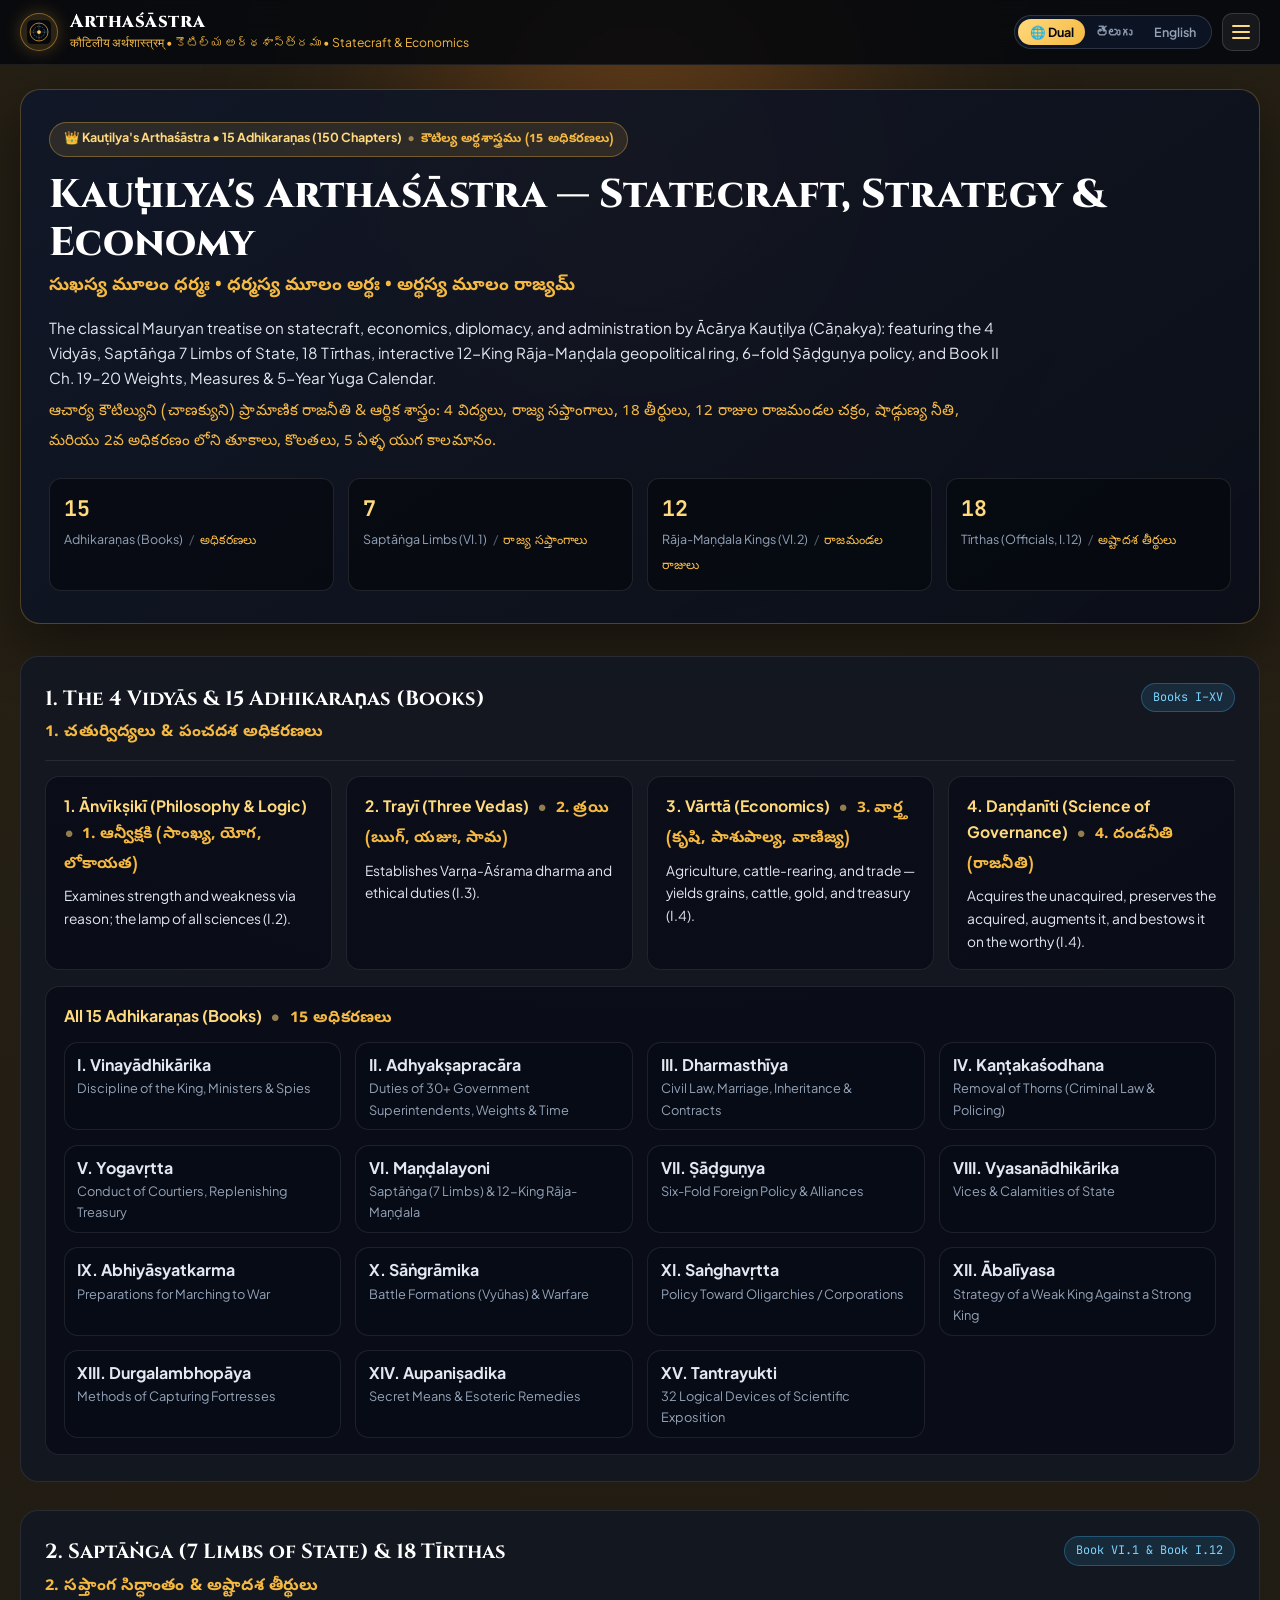
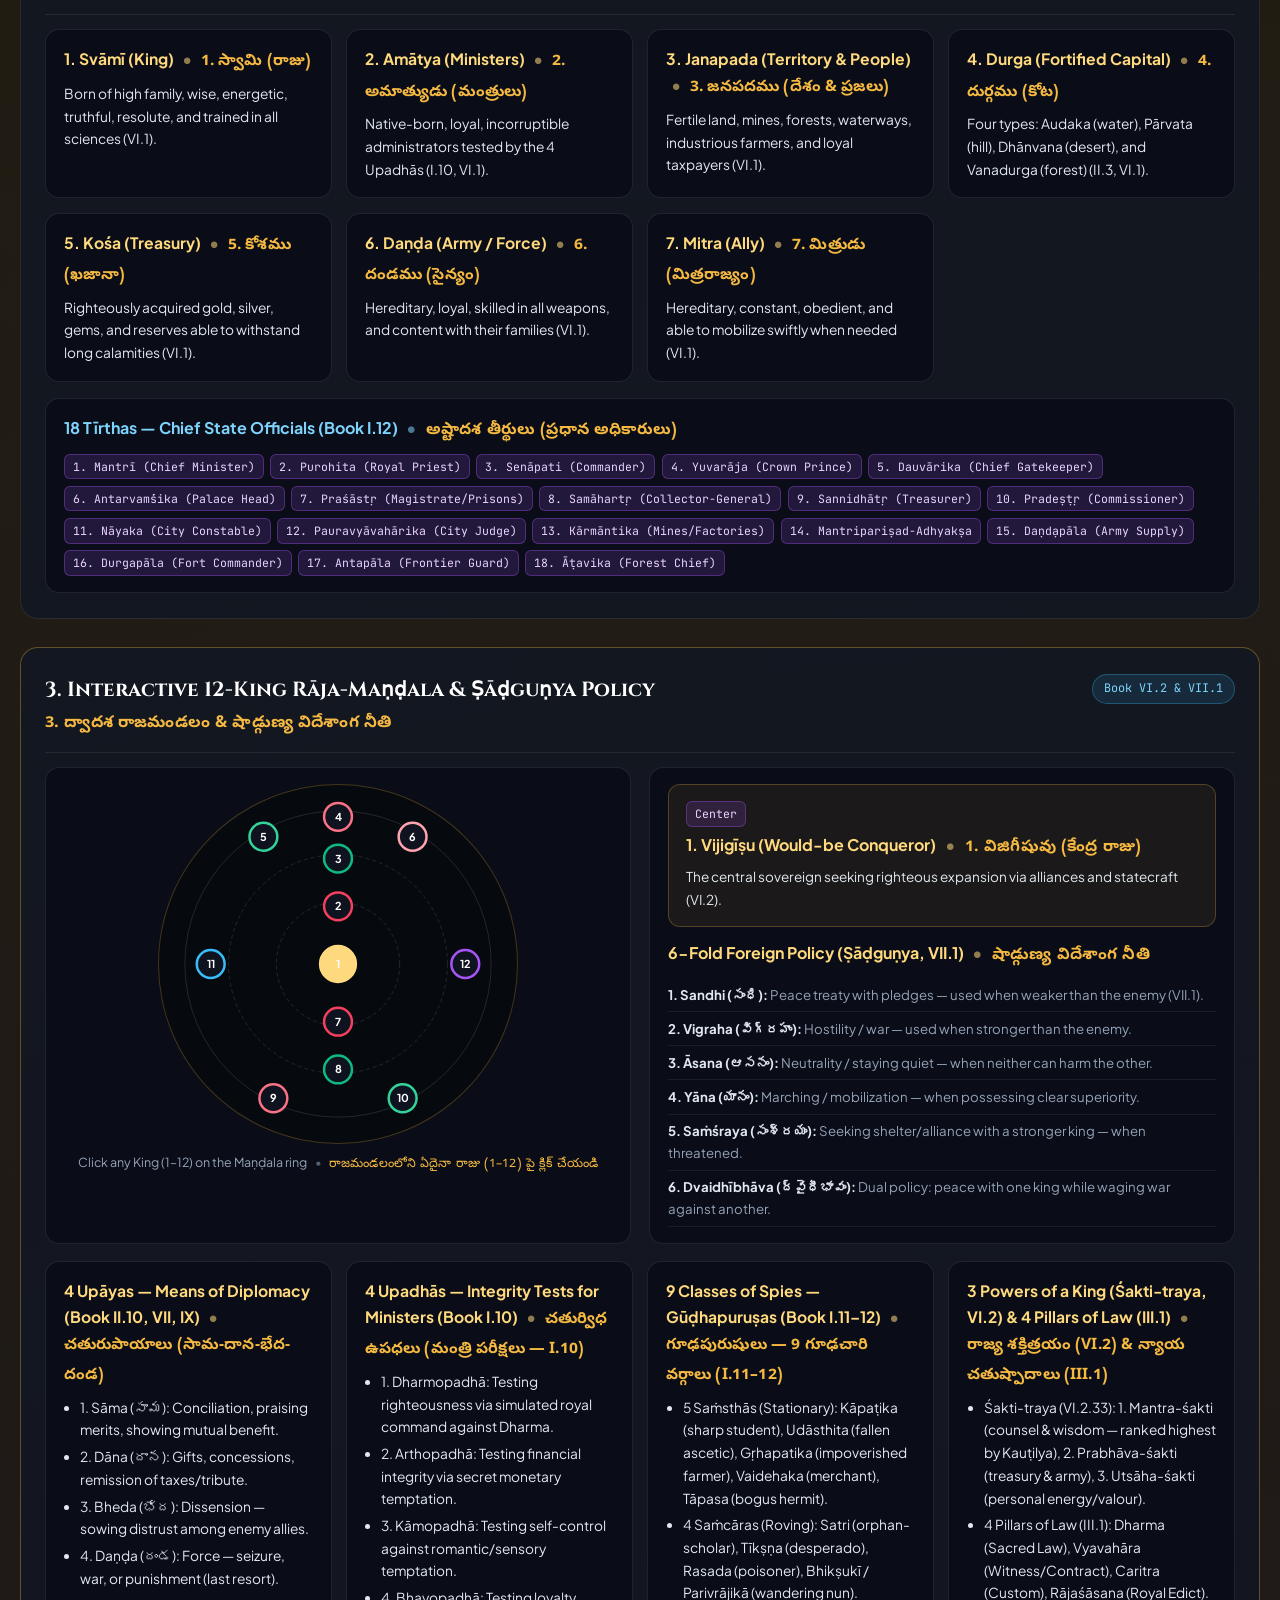
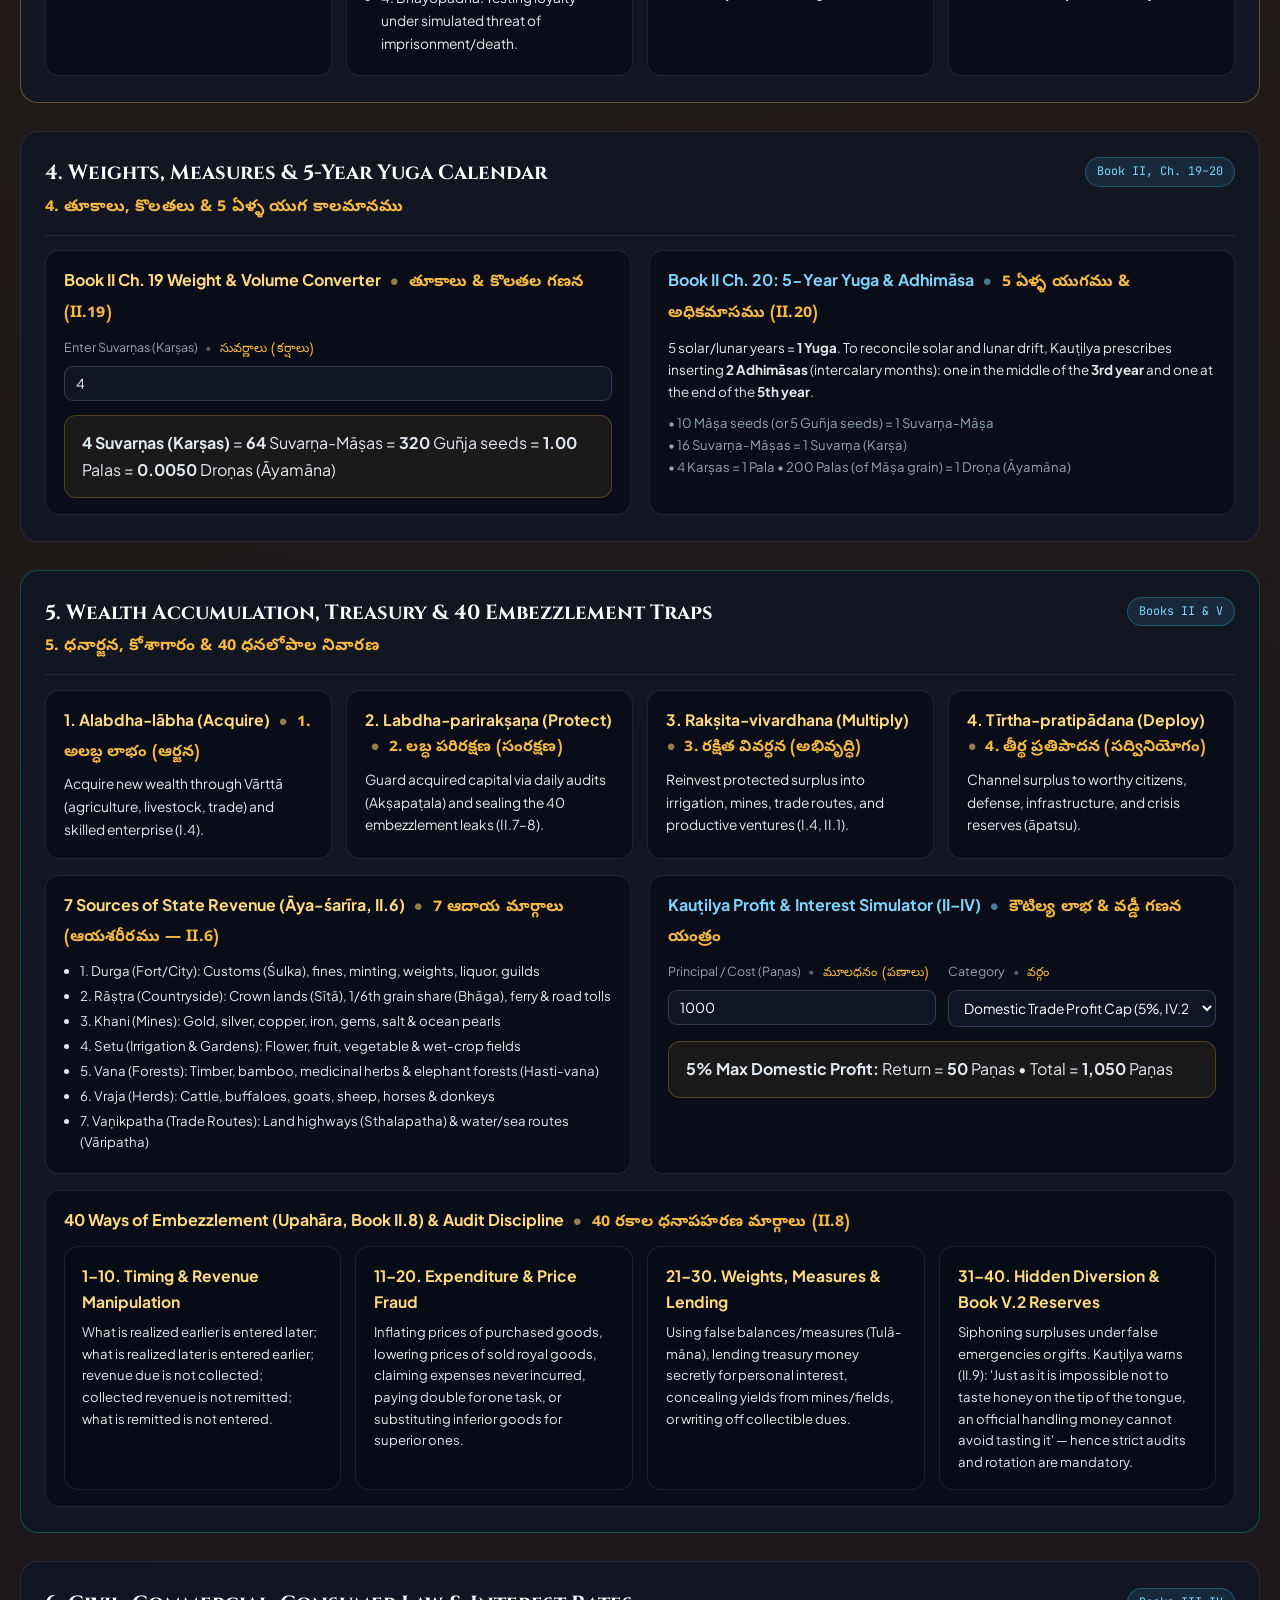
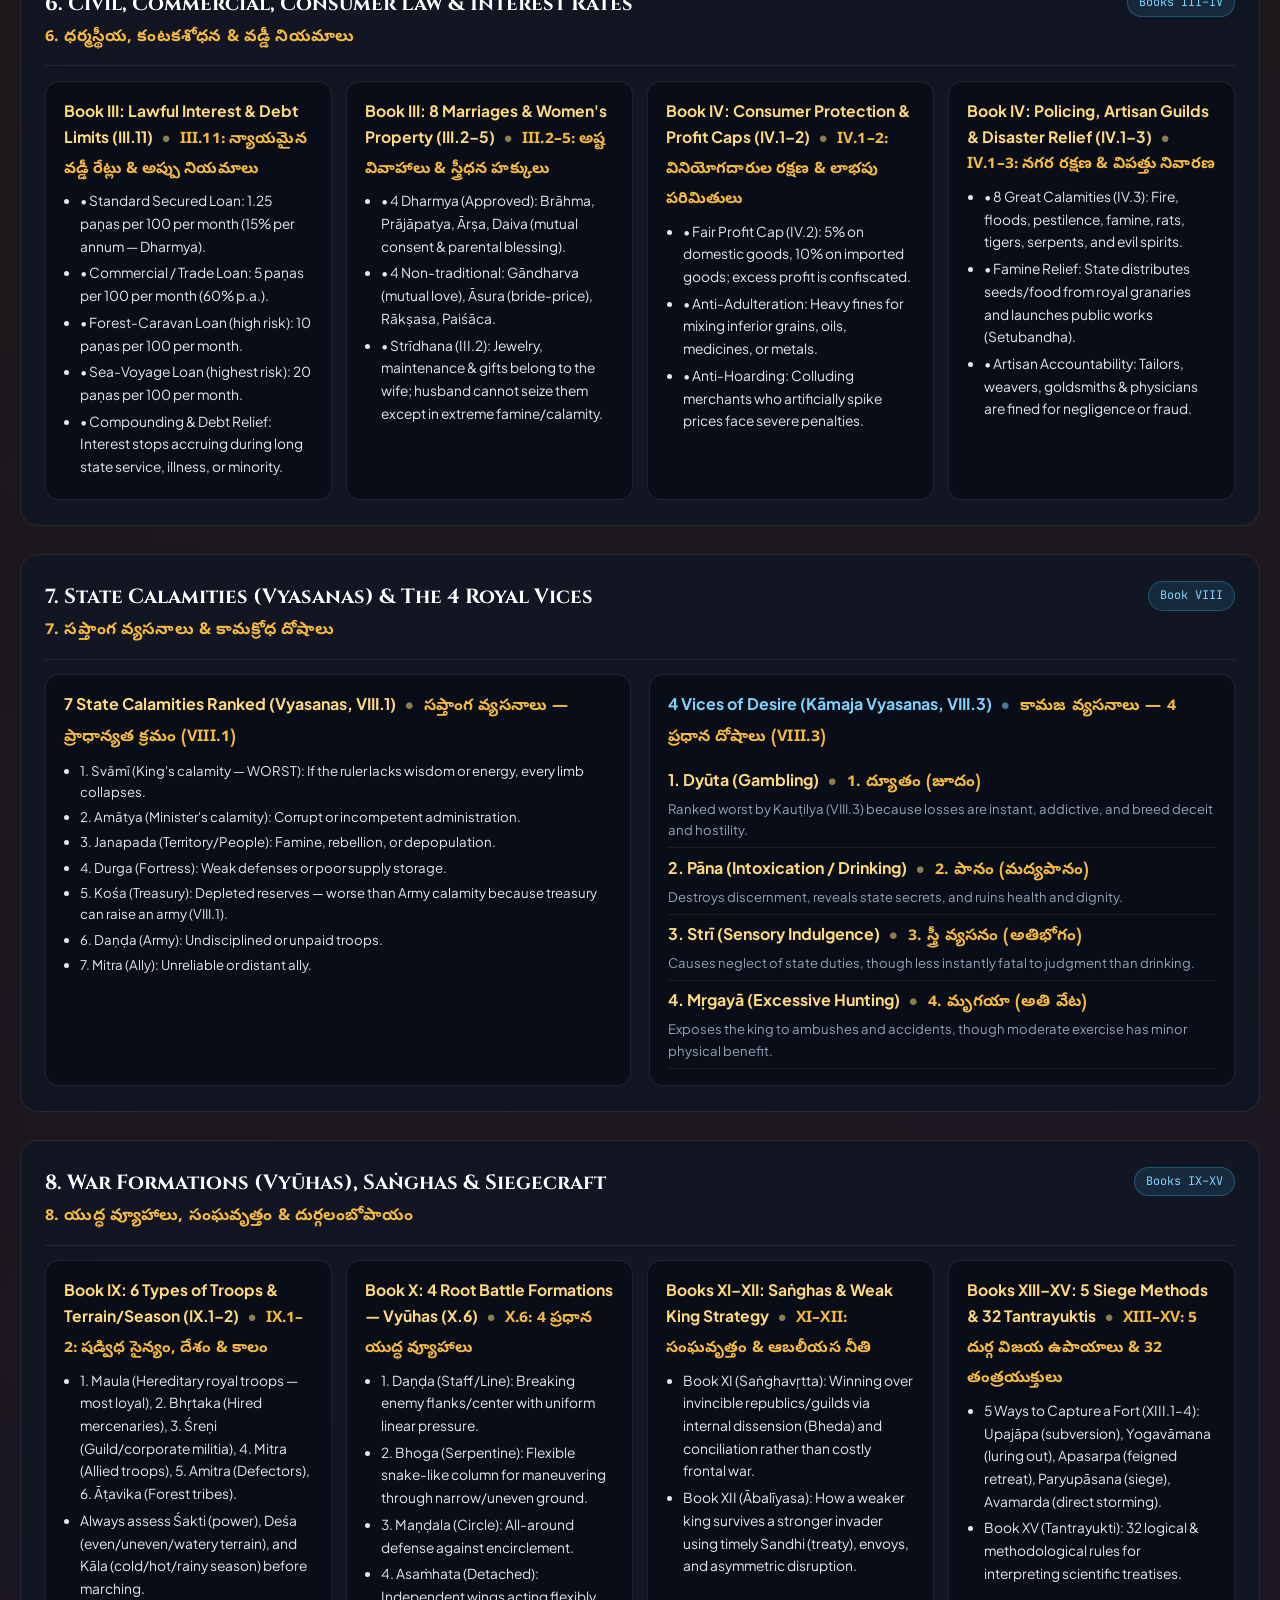
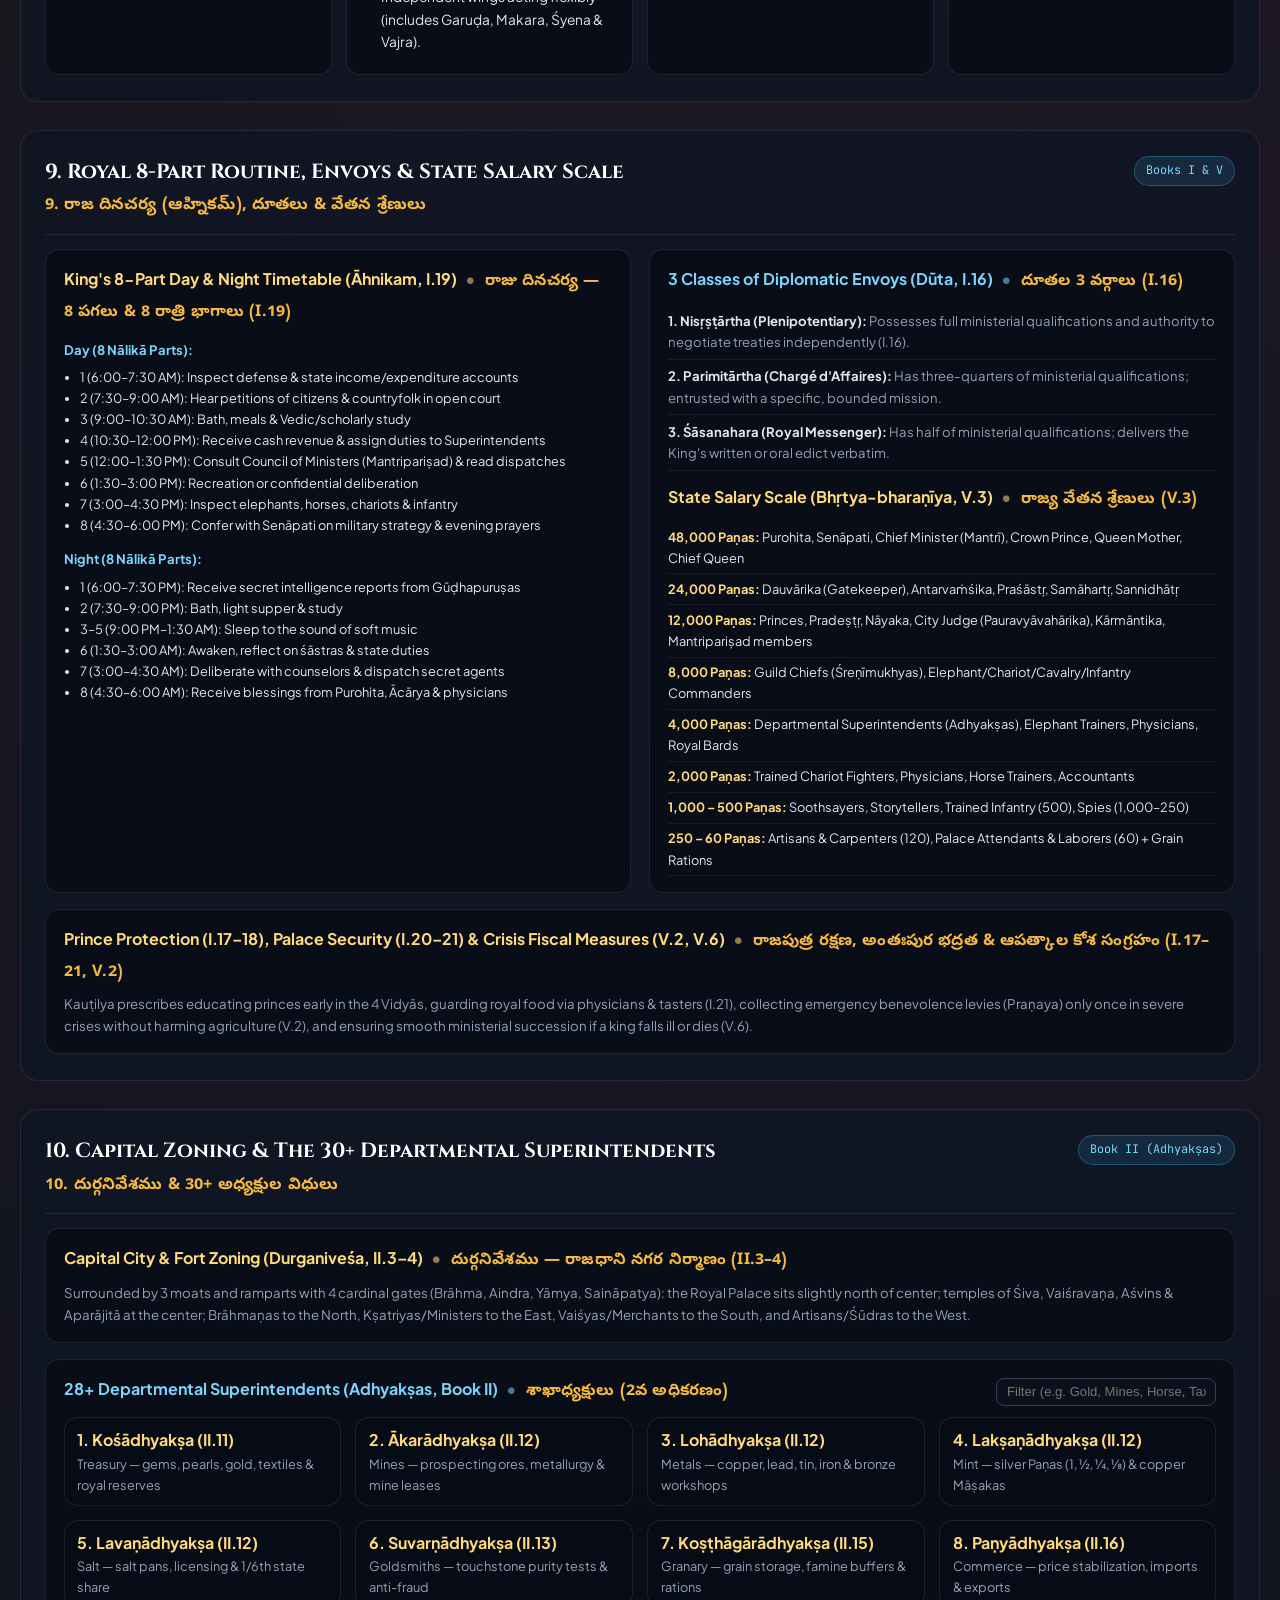
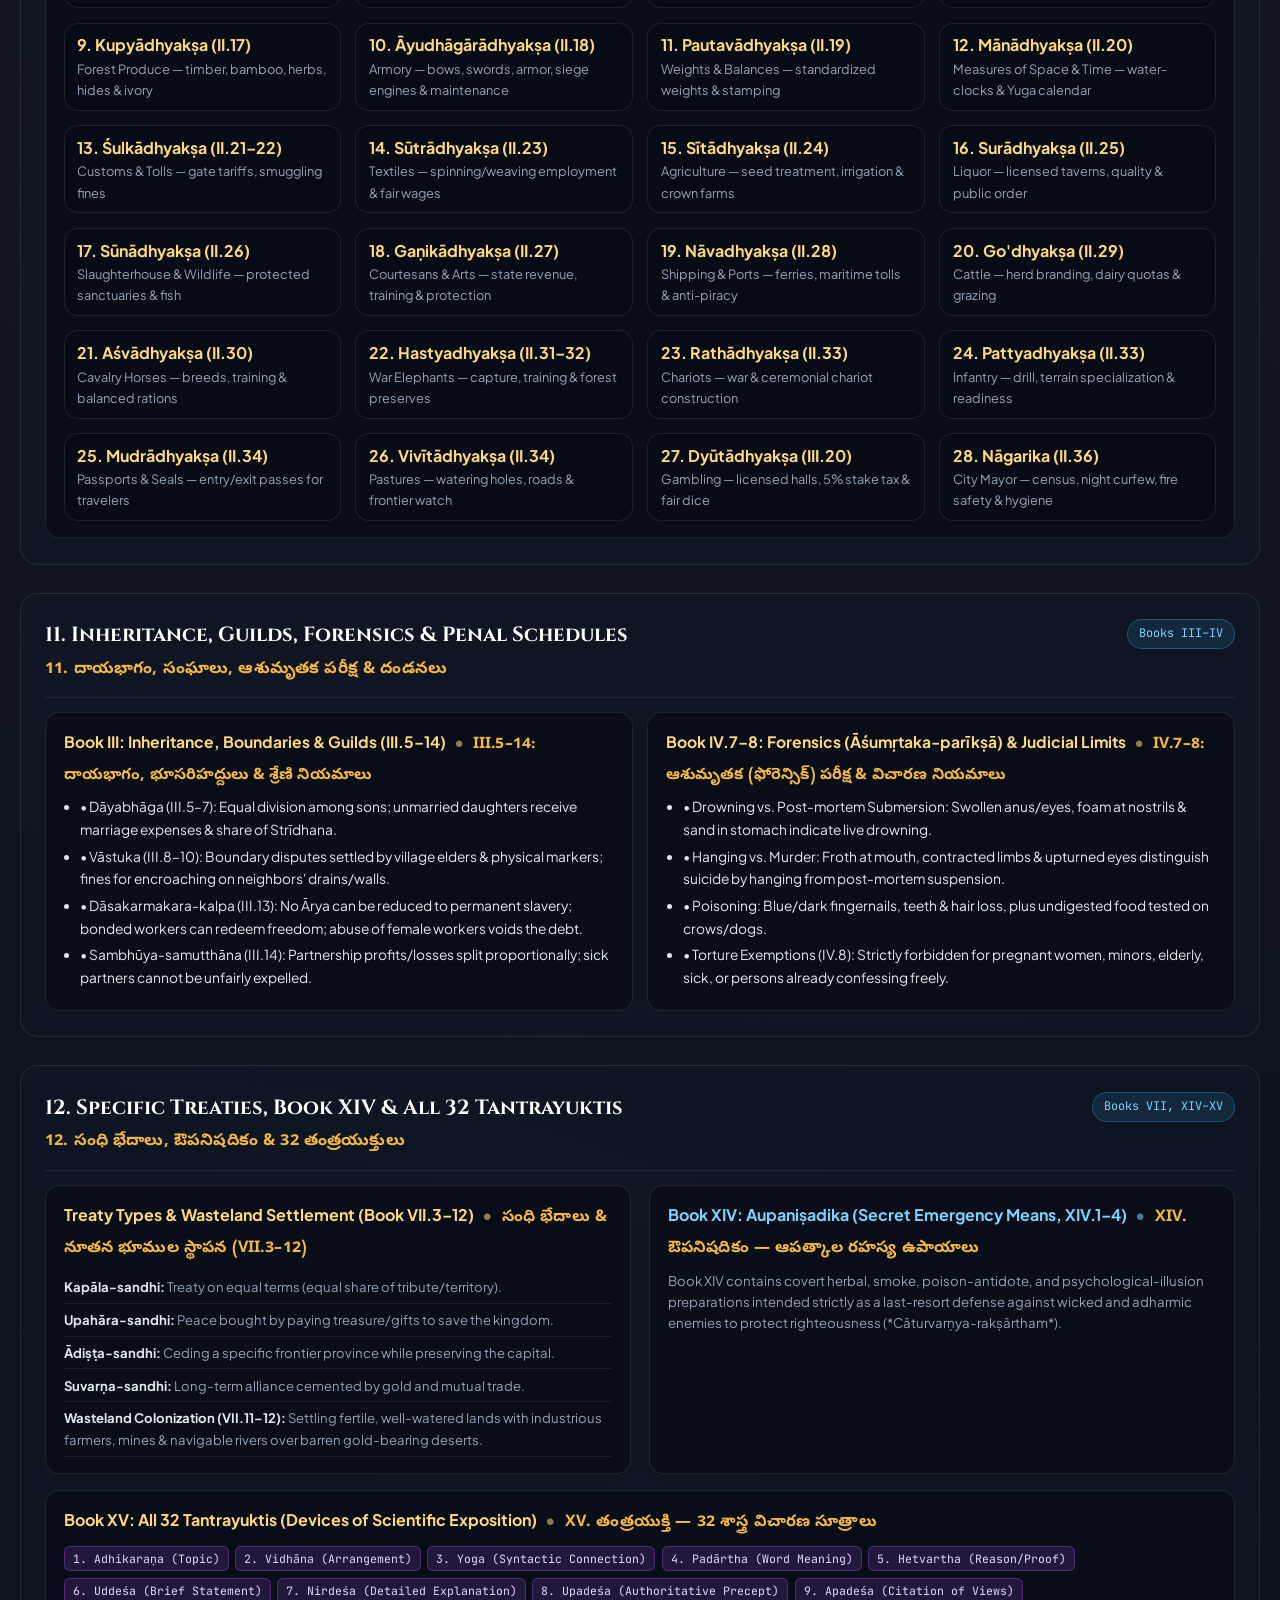
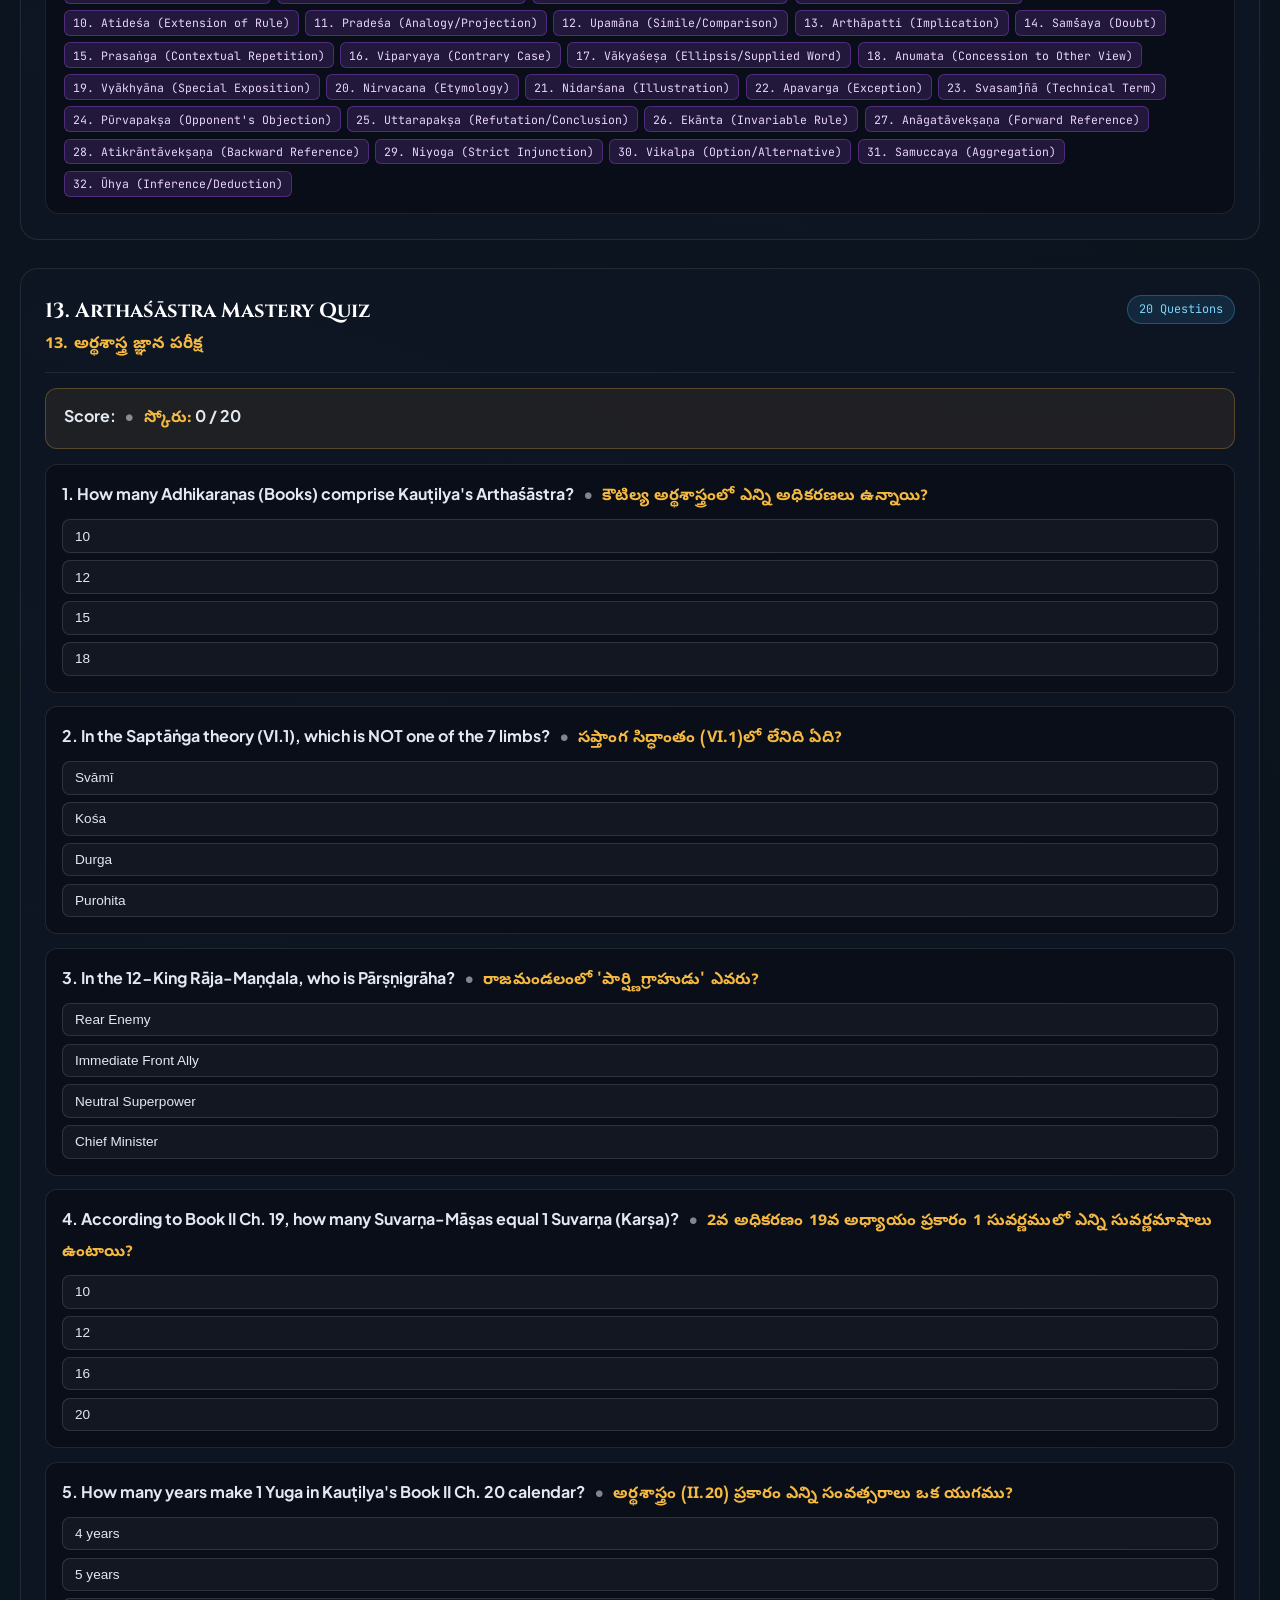
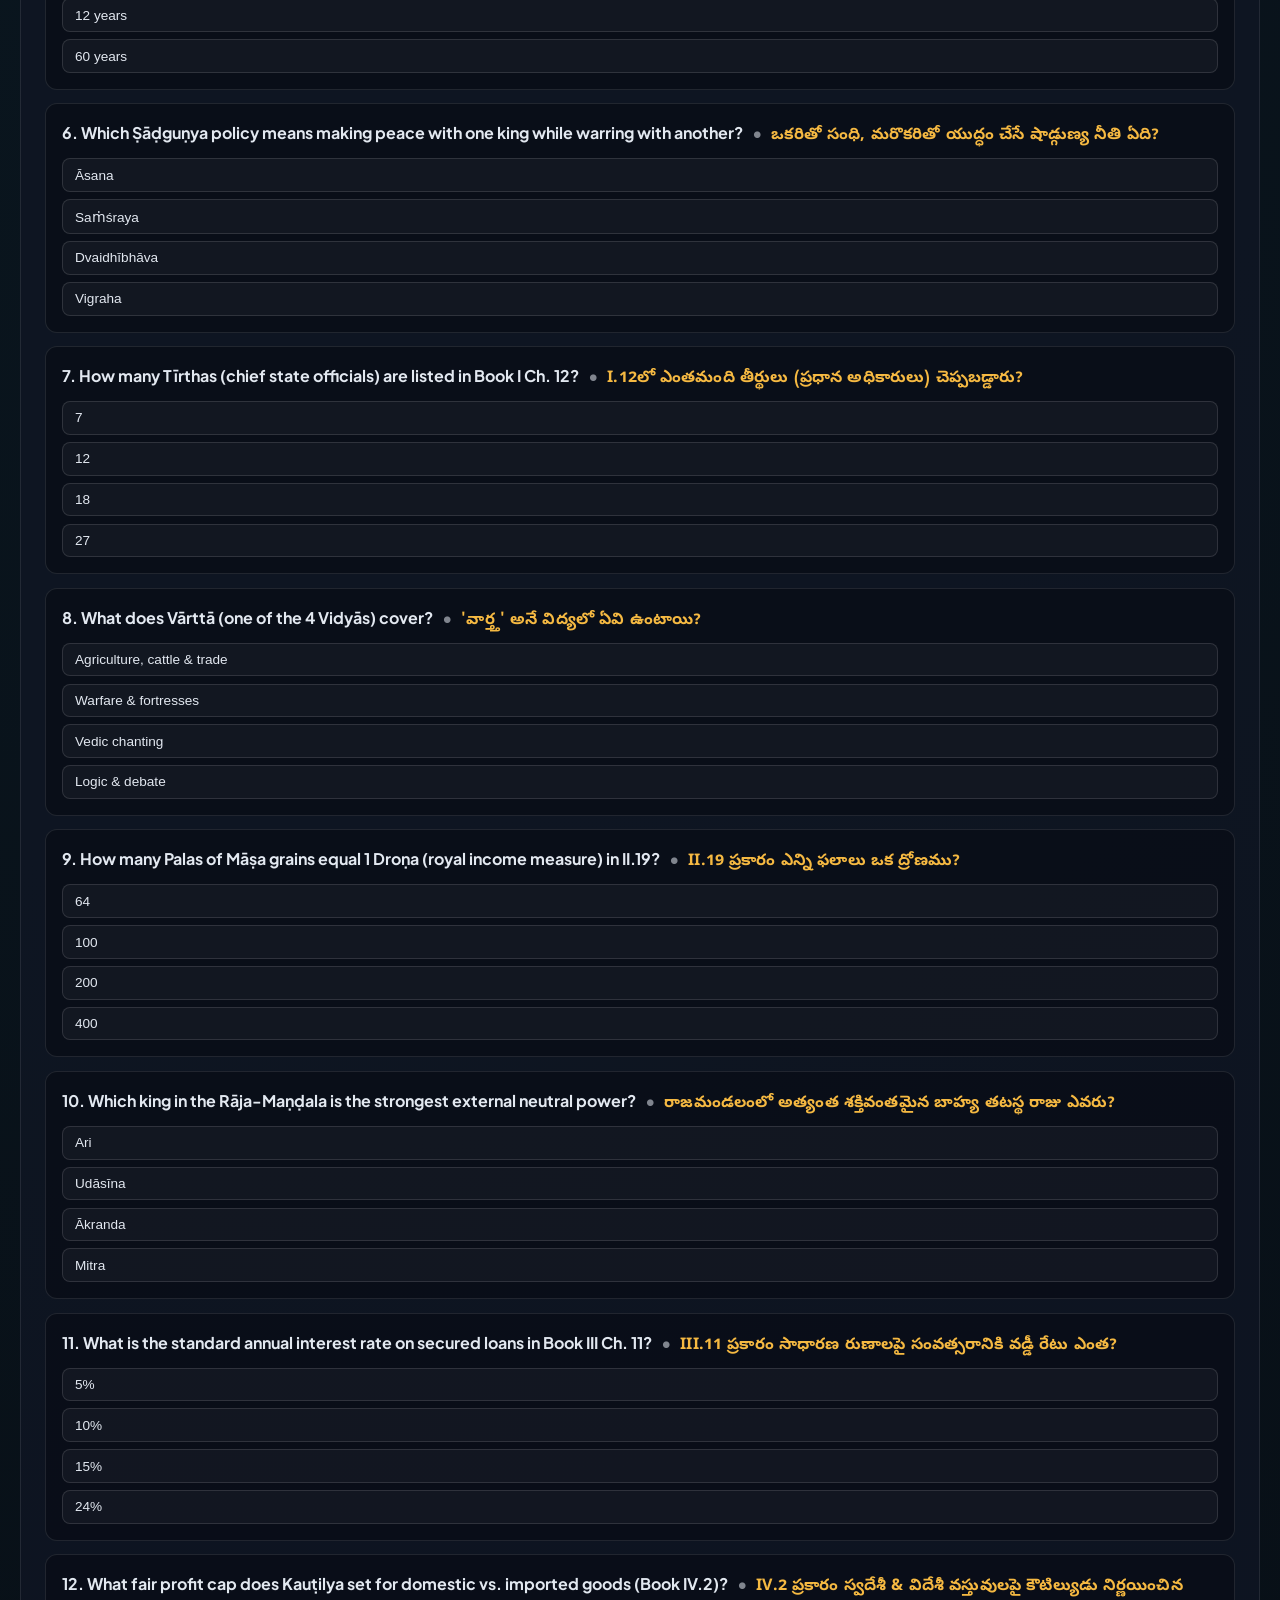
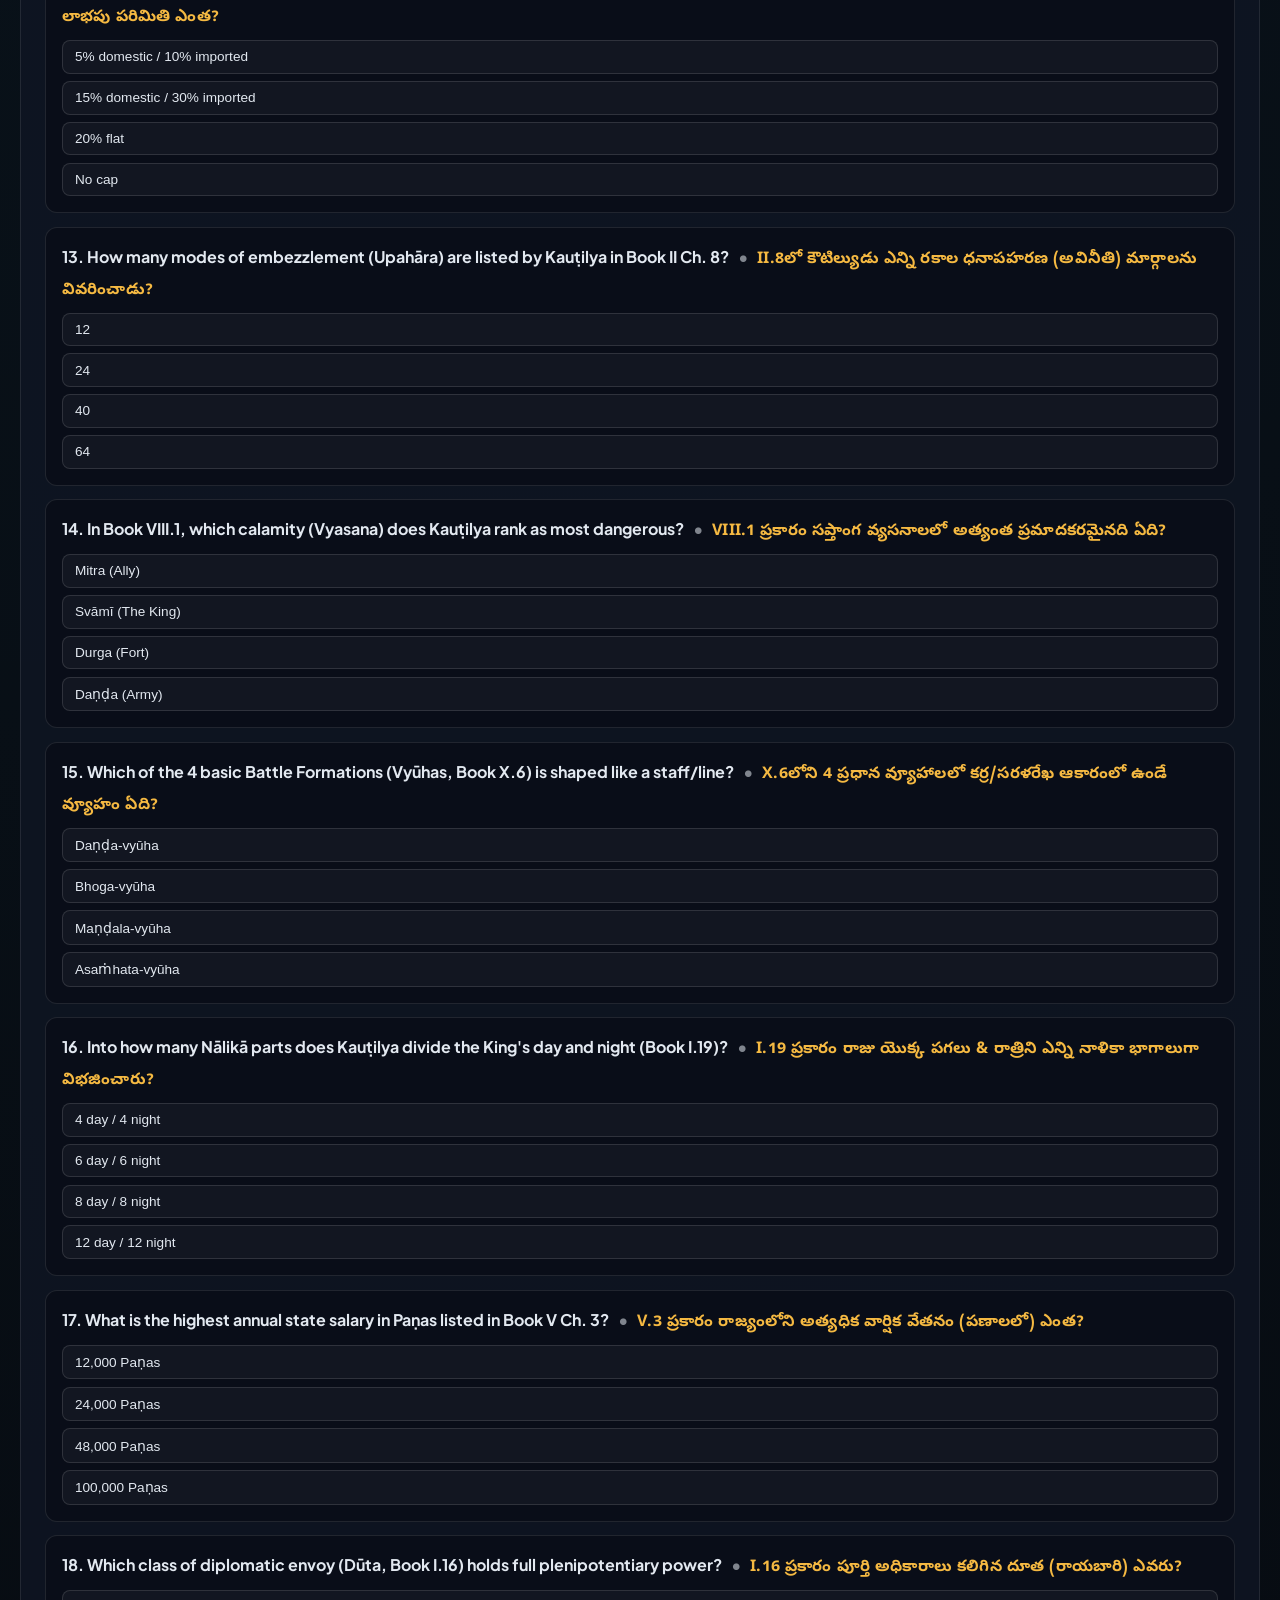
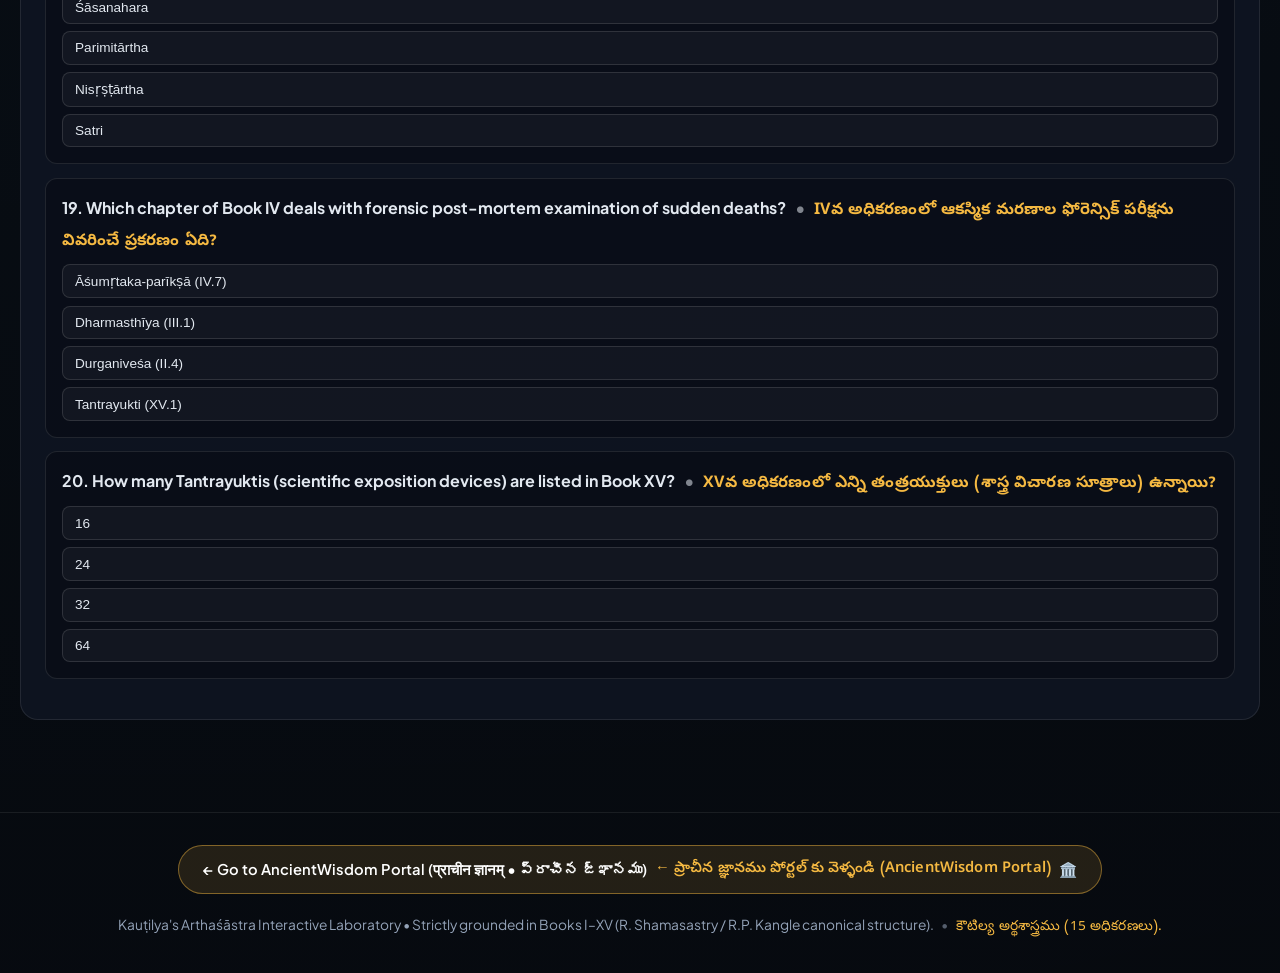
<file: Arthashastra/index.html>
<!DOCTYPE html>
<html lang="en">
<head>
  <meta charset="UTF-8">
  <meta name="viewport" content="width=device-width, initial-scale=1.0">
  <title>Kauṭilya's Arthaśāstra (अर्थशास्त्रम् • అర్థశాస్త్రము) — Statecraft, Rāja-Maṇḍala &amp; Metrology</title>
  <link rel="icon" type="image/svg+xml" href="favicon.svg">
  <link rel="stylesheet" href="../SwasaMahaVignanam/style.css">
  <link rel="preconnect" href="https://fonts.googleapis.com">
  <link rel="preconnect" href="https://fonts.gstatic.com" crossorigin>
  <link href="https://fonts.googleapis.com/css2?family=Cinzel:wght@600;700;800;900&family=Plus+Jakarta+Sans:wght@300;400;500;600;700;800&family=JetBrains+Mono:wght@400;500;600;700&family=Noto+Sans+Telugu:wght@400;600;700;800&display=swap" rel="stylesheet">
</head>
<body data-lang="dual">

  <div class="ambient-glow glow-sun"></div>

  <header class="site-header">
    <div class="header-container">
      <div class="logo-area">
        <div class="sun-icon"><img src="favicon.svg" alt="Arthaśāstra" width="24" height="24" style="display:block;"></div>
        <div class="logo-text">
          <h1>Arthaśāstra</h1>
          <span>कौटिलीय अर्थशास्त्रम् • కౌటిల్య అర్థశాస్త్రము • Statecraft &amp; Economics</span>
        </div>
      </div>

      <div class="header-controls">
        <div class="lang-segmented" role="group" aria-label="Language Selector">
          <button type="button" class="lang-opt active" data-lang-val="dual"><span class="lang-full">🌐 Dual</span><span class="lang-short">Dual</span></button>
          <button type="button" class="lang-opt" data-lang-val="telugu"><span class="lang-full">తెలుగు</span><span class="lang-short">తెలుగు</span></button>
          <button type="button" class="lang-opt" data-lang-val="english"><span class="lang-full">English</span><span class="lang-short">Eng</span></button>
        </div>
        <button id="menuToggle" class="hamburger-btn" aria-label="Toggle Navigation Menu" aria-expanded="false">
          <span class="hamburger-box"><span class="hamburger-inner"></span></span>
        </button>
      </div>
    </div>
  </header>

  <div id="navOverlay" class="nav-overlay" aria-hidden="true"></div>
  <aside id="navDrawer" class="nav-drawer" aria-hidden="true">
    <div class="drawer-header">
      <div class="drawer-title">
        <div class="sun-icon" style="width:34px;height:34px;box-shadow:none;"><img src="favicon.svg" alt="Artha" width="20" height="20"></div>
        <div>
          <div class="lang-en" style="font-weight:700;color:#fff;font-size:1.02rem;">Arthaśāstra Index</div>
          <div class="lang-te" style="font-weight:700;color:var(--gold-bright);font-size:0.95rem;">అర్థశాస్త్ర విషయ సూచిక</div>
        </div>
      </div>
      <button id="closeDrawer" class="drawer-close-btn" aria-label="Close">✕</button>
    </div>
    <nav class="drawer-nav-list">
      <a href="#sec-overview" class="drawer-nav-item active"><span class="drawer-item-icon">📜</span><span class="drawer-item-text"><span class="lang-en">1. 15 Adhikaraṇas &amp; 4 Vidyās</span><span class="lang-te">1. 15 అధికరణలు &amp; 4 విద్యలు</span></span></a>
      <a href="#sec-saptanga" class="drawer-nav-item"><span class="drawer-item-icon">👑</span><span class="drawer-item-text"><span class="lang-en">2. Saptāṅga (7 Limbs) &amp; 18 Tīrthas</span><span class="lang-te">2. సప్తాంగాలు &amp; 18 తీర్థులు</span></span></a>
      <a href="#sec-mandala" class="drawer-nav-item"><span class="drawer-item-icon">🎯</span><span class="drawer-item-text"><span class="lang-en">3. 12-King Rāja-Maṇḍala &amp; Ṣāḍguṇya</span><span class="lang-te">3. 12 రాజుల రాజమండలం &amp; షాడ్గుణ్యం</span></span></a>
      <a href="#sec-metrology" class="drawer-nav-item"><span class="drawer-item-icon">⚖️</span><span class="drawer-item-text"><span class="lang-en">4. Weights, Measures &amp; 5-Year Yuga</span><span class="lang-te">4. తూకాలు, కొలతలు &amp; 5 ఏళ్ళ యుగం</span></span></a>
      <a href="#sec-wealth" class="drawer-nav-item"><span class="drawer-item-icon">💰</span><span class="drawer-item-text"><span class="lang-en">5. Wealth, Treasury &amp; 40 Leaks</span><span class="lang-te">5. ధన సంపద, ఖజానా &amp; 40 దోషాలు</span></span></a>
      <a href="#sec-law" class="drawer-nav-item"><span class="drawer-item-icon">🏛️</span><span class="drawer-item-text"><span class="lang-en">6. Civil, Consumer Law &amp; Interest</span><span class="lang-te">6. న్యాయ, వినియోగదారుల చట్టాలు</span></span></a>
      <a href="#sec-calamities" class="drawer-nav-item"><span class="drawer-item-icon">⚠️</span><span class="drawer-item-text"><span class="lang-en">7. Calamities &amp; 4 Royal Vices</span><span class="lang-te">7. రాజ్య వ్యసనాలు &amp; దోషాలు</span></span></a>
      <a href="#sec-war" class="drawer-nav-item"><span class="drawer-item-icon">⚔️</span><span class="drawer-item-text"><span class="lang-en">8. War Formations &amp; Siegecraft</span><span class="lang-te">8. వ్యూహాలు &amp; దుర్గ విజయం</span></span></a>
      <a href="#sec-governance" class="drawer-nav-item"><span class="drawer-item-icon">🕰️</span><span class="drawer-item-text"><span class="lang-en">9. Royal Routine, Envoys &amp; Salaries</span><span class="lang-te">9. రాజ దినచర్య, దూతలు &amp; వేతనాలు</span></span></a>
      <a href="#sec-adhyakshas" class="drawer-nav-item"><span class="drawer-item-icon">🏗️</span><span class="drawer-item-text"><span class="lang-en">10. City Zoning &amp; 30+ Superintendents</span><span class="lang-te">10. నగర నిర్మాణం &amp; అధ్యక్షులు</span></span></a>
      <a href="#sec-forensics" class="drawer-nav-item"><span class="drawer-item-icon">🔬</span><span class="drawer-item-text"><span class="lang-en">11. Inheritance, Guilds &amp; Forensics</span><span class="lang-te">11. వారసత్వం &amp; న్యాయ పరీక్షలు</span></span></a>
      <a href="#sec-treaties-tantra" class="drawer-nav-item"><span class="drawer-item-icon">📖</span><span class="drawer-item-text"><span class="lang-en">12. Treaties, Book XIV &amp; 32 Tantrayuktis</span><span class="lang-te">12. సంధులు &amp; 32 తంత్రయుక్తులు</span></span></a>
      <a href="#sec-quiz" class="drawer-nav-item"><span class="drawer-item-icon">🎓</span><span class="drawer-item-text"><span class="lang-en">13. Mastery Assessment Quiz</span><span class="lang-te">13. జ్ఞాన పరీక్ష (క్విజ్)</span></span></a>
    </nav>
  </aside>

  <main class="main-wrap">
    <section class="hero-banner">
      <div class="hero-badge">👑 <span class="lang-en">Kauṭilya's Arthaśāstra • 15 Adhikaraṇas (150 Chapters)</span><span class="dual-sep">•</span><span class="lang-te">కౌటిల్య అర్థశాస్త్రము (15 అధికరణలు)</span></div>
      <h2 class="hero-title">Kauṭilya's Arthaśāstra — Statecraft, Strategy &amp; Economy</h2>
      <div class="hero-subtitle-te">సుఖస్య మూలం ధర్మః • ధర్మస్య మూలం అర్థః • అర్థస్య మూలం రాజ్యమ్</div>
      <p class="hero-desc">
        <span class="lang-en">The classical Mauryan treatise on statecraft, economics, diplomacy, and administration by Ācārya Kauṭilya (Cāṇakya): featuring the 4 Vidyās, Saptāṅga 7 Limbs of State, 18 Tīrthas, interactive 12-King Rāja-Maṇḍala geopolitical ring, 6-fold Ṣāḍguṇya policy, and Book II Ch. 19–20 Weights, Measures &amp; 5-Year Yuga Calendar.</span>
        <span class="lang-te"><br>ఆచార్య కౌటిల్యుని (చాణక్యుని) ప్రామాణిక రాజనీతి &amp; ఆర్థిక శాస్త్రం: 4 విద్యలు, రాజ్య సప్తాంగాలు, 18 తీర్థులు, 12 రాజుల రాజమండల చక్రం, షాడ్గుణ్య నీతి, మరియు 2వ అధికరణం లోని తూకాలు, కొలతలు, 5 ఏళ్ళ యుగ కాలమానం.</span>
      </p>
      <div class="hero-stats">
        <div class="stat-pill"><div class="val">15</div><div class="lbl"><span class="lang-en">Adhikaraṇas (Books)</span><span class="dual-sep">/</span><span class="lang-te">అధికరణలు</span></div></div>
        <div class="stat-pill"><div class="val">7</div><div class="lbl"><span class="lang-en">Saptāṅga Limbs (VI.1)</span><span class="dual-sep">/</span><span class="lang-te">రాజ్య సప్తాంగాలు</span></div></div>
        <div class="stat-pill"><div class="val">12</div><div class="lbl"><span class="lang-en">Rāja-Maṇḍala Kings (VI.2)</span><span class="dual-sep">/</span><span class="lang-te">రాజమండల రాజులు</span></div></div>
        <div class="stat-pill"><div class="val">18</div><div class="lbl"><span class="lang-en">Tīrthas (Officials, I.12)</span><span class="dual-sep">/</span><span class="lang-te">అష్టాదశ తీర్థులు</span></div></div>
      </div>
    </section>

    <section id="sec-overview" class="study-section">
      <div class="section-header">
        <div><h3 class="section-title"><span class="lang-en">1. The 4 Vidyās &amp; 15 Adhikaraṇas (Books)</span></h3><div class="section-title-te"><span class="lang-te">1. చతుర్విద్యలు &amp; పంచదశ అధికరణలు</span></div></div>
        <span class="ch-badge">Books I–XV</span>
      </div>
      <div id="secOverviewBody"></div>
    </section>

    <section id="sec-saptanga" class="study-section">
      <div class="section-header">
        <div><h3 class="section-title"><span class="lang-en">2. Saptāṅga (7 Limbs of State) &amp; 18 Tīrthas</span></h3><div class="section-title-te"><span class="lang-te">2. సప్తాంగ సిద్ధాంతం &amp; అష్టాదశ తీర్థులు</span></div></div>
        <span class="ch-badge">Book VI.1 &amp; Book I.12</span>
      </div>
      <div id="secSaptangaBody"></div>
    </section>

    <section id="sec-mandala" class="study-section" style="border-color:rgba(245,185,66,0.35);">
      <div class="section-header">
        <div><h3 class="section-title"><span class="lang-en">3. Interactive 12-King Rāja-Maṇḍala &amp; Ṣāḍguṇya Policy</span></h3><div class="section-title-te"><span class="lang-te">3. ద్వాదశ రాజమండలం &amp; షాడ్గుణ్య విదేశాంగ నీతి</span></div></div>
        <span class="ch-badge">Book VI.2 &amp; VII.1</span>
      </div>
      <div id="secMandalaBody"></div>
    </section>

    <section id="sec-metrology" class="study-section">
      <div class="section-header">
        <div><h3 class="section-title"><span class="lang-en">4. Weights, Measures &amp; 5-Year Yuga Calendar</span></h3><div class="section-title-te"><span class="lang-te">4. తూకాలు, కొలతలు &amp; 5 ఏళ్ళ యుగ కాలమానము</span></div></div>
        <span class="ch-badge">Book II, Ch. 19–20</span>
      </div>
      <div id="secMetrologyBody"></div>
    </section>

    <section id="sec-wealth" class="study-section" style="border-color:rgba(16,185,129,0.35);">
      <div class="section-header">
        <div><h3 class="section-title"><span class="lang-en">5. Wealth Accumulation, Treasury &amp; 40 Embezzlement Traps</span></h3><div class="section-title-te"><span class="lang-te">5. ధనార్జన, కోశాగారం &amp; 40 ధనలోపాల నివారణ</span></div></div>
        <span class="ch-badge">Books II &amp; V</span>
      </div>
      <div id="secWealthBody"></div>
    </section>

    <section id="sec-law" class="study-section">
      <div class="section-header">
        <div><h3 class="section-title"><span class="lang-en">6. Civil, Commercial, Consumer Law &amp; Interest Rates</span></h3><div class="section-title-te"><span class="lang-te">6. ధర్మస్థీయ, కంటకశోధన &amp; వడ్డీ నియమాలు</span></div></div>
        <span class="ch-badge">Books III–IV</span>
      </div>
      <div id="secLawBody"></div>
    </section>

    <section id="sec-calamities" class="study-section">
      <div class="section-header">
        <div><h3 class="section-title"><span class="lang-en">7. State Calamities (Vyasanas) &amp; The 4 Royal Vices</span></h3><div class="section-title-te"><span class="lang-te">7. సప్తాంగ వ్యసనాలు &amp; కామక్రోధ దోషాలు</span></div></div>
        <span class="ch-badge">Book VIII</span>
      </div>
      <div id="secCalamitiesBody"></div>
    </section>

    <section id="sec-war" class="study-section">
      <div class="section-header">
        <div><h3 class="section-title"><span class="lang-en">8. War Formations (Vyūhas), Saṅghas &amp; Siegecraft</span></h3><div class="section-title-te"><span class="lang-te">8. యుద్ధ వ్యూహాలు, సంఘవృత్తం &amp; దుర్గలంబోపాయం</span></div></div>
        <span class="ch-badge">Books IX–XV</span>
      </div>
      <div id="secWarBody"></div>
    </section>

    <section id="sec-governance" class="study-section">
      <div class="section-header">
        <div><h3 class="section-title"><span class="lang-en">9. Royal 8-Part Routine, Envoys &amp; State Salary Scale</span></h3><div class="section-title-te"><span class="lang-te">9. రాజ దినచర్య (ఆహ్నికమ్), దూతలు &amp; వేతన శ్రేణులు</span></div></div>
        <span class="ch-badge">Books I &amp; V</span>
      </div>
      <div id="secGovernanceBody"></div>
    </section>

    <section id="sec-adhyakshas" class="study-section">
      <div class="section-header">
        <div><h3 class="section-title"><span class="lang-en">10. Capital Zoning &amp; The 30+ Departmental Superintendents</span></h3><div class="section-title-te"><span class="lang-te">10. దుర్గనివేశము &amp; 30+ అధ్యక్షుల విధులు</span></div></div>
        <span class="ch-badge">Book II (Adhyakṣas)</span>
      </div>
      <div id="secAdhyakshasBody"></div>
    </section>

    <section id="sec-forensics" class="study-section">
      <div class="section-header">
        <div><h3 class="section-title"><span class="lang-en">11. Inheritance, Guilds, Forensics &amp; Penal Schedules</span></h3><div class="section-title-te"><span class="lang-te">11. దాయభాగం, సంఘాలు, ఆశుమృతక పరీక్ష &amp; దండనలు</span></div></div>
        <span class="ch-badge">Books III–IV</span>
      </div>
      <div id="secForensicsBody"></div>
    </section>

    <section id="sec-treaties-tantra" class="study-section">
      <div class="section-header">
        <div><h3 class="section-title"><span class="lang-en">12. Specific Treaties, Book XIV &amp; All 32 Tantrayuktis</span></h3><div class="section-title-te"><span class="lang-te">12. సంధి భేదాలు, ఔపనిషదికం &amp; 32 తంత్రయుక్తులు</span></div></div>
        <span class="ch-badge">Books VII, XIV–XV</span>
      </div>
      <div id="secTreatiesTantraBody"></div>
    </section>

    <section id="sec-quiz" class="study-section">
      <div class="section-header">
        <div><h3 class="section-title"><span class="lang-en">13. Arthaśāstra Mastery Quiz</span></h3><div class="section-title-te"><span class="lang-te">13. అర్థశాస్త్ర జ్ఞాన పరీక్ష</span></div></div>
        <span class="ch-badge">20 Questions</span>
      </div>
      <div id="secQuizBody"></div>
    </section>
  </main>

  <footer class="site-footer">
    <div style="margin-bottom: 1.25rem;">
      <a href="../index.html" class="btn-ghost" style="display: inline-flex; align-items: center; gap: 0.5rem; border: 1px solid rgba(245, 185, 66, 0.45); color: #fff; padding: 0.65rem 1.5rem; border-radius: 30px; text-decoration: none; font-weight: 600; font-size: 0.92rem; background: rgba(245, 185, 66, 0.12);">
        <span class="lang-en">← Go to AncientWisdom Portal (प्राचीन ज्ञानम् • ప్రాచీన జ్ఞానము)</span>
        <span class="lang-te">← ప్రాచీన జ్ఞానము పోర్టల్ కు వెళ్ళండి (AncientWisdom Portal)</span> 🏛️
      </a>
    </div>
    <p><span class="lang-en">Kauṭilya's Arthaśāstra Interactive Laboratory • Strictly grounded in Books I–XV (R. Shamasastry / R.P. Kangle canonical structure).</span> <span class="dual-sep">•</span> <span class="lang-te">కౌటిల్య అర్థశాస్త్రము (15 అధికరణలు).</span></p>
  </footer>

  <script src="arthashastra.js"></script>
</body>
</html>
</file>
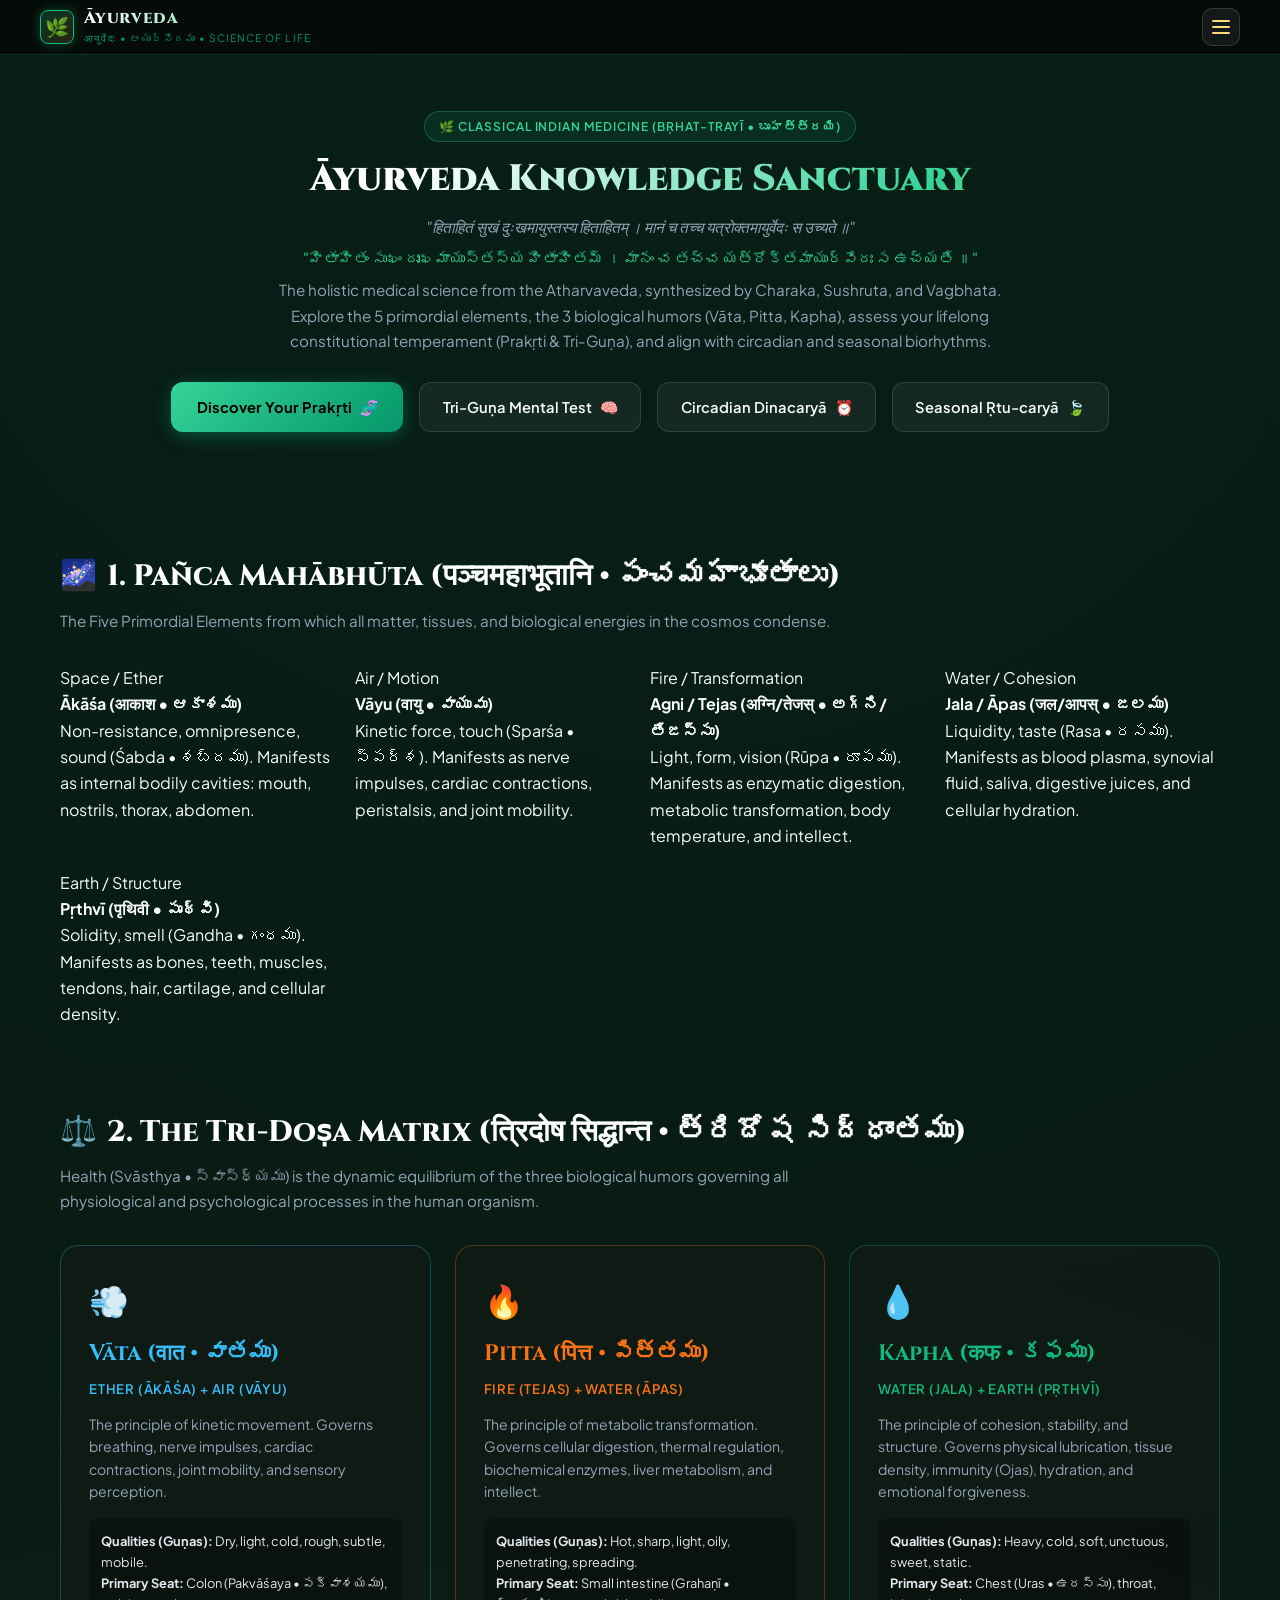
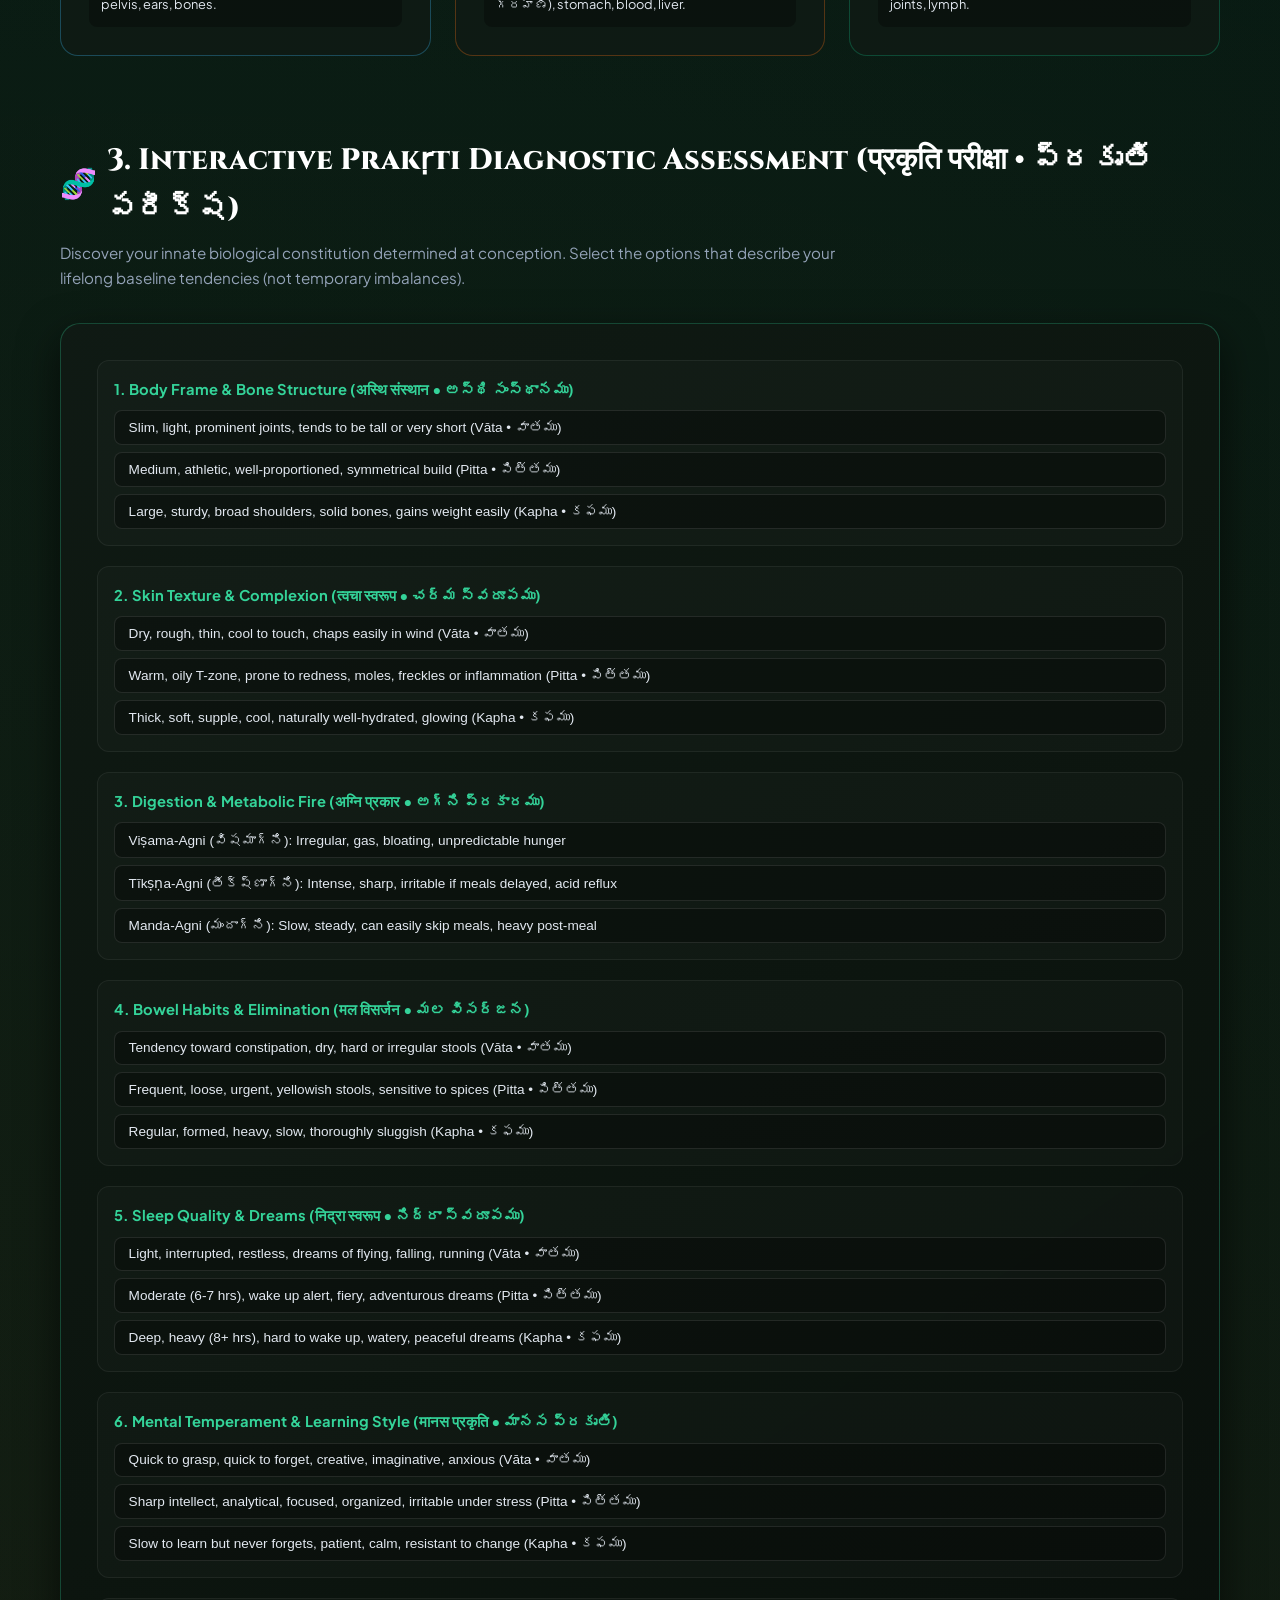
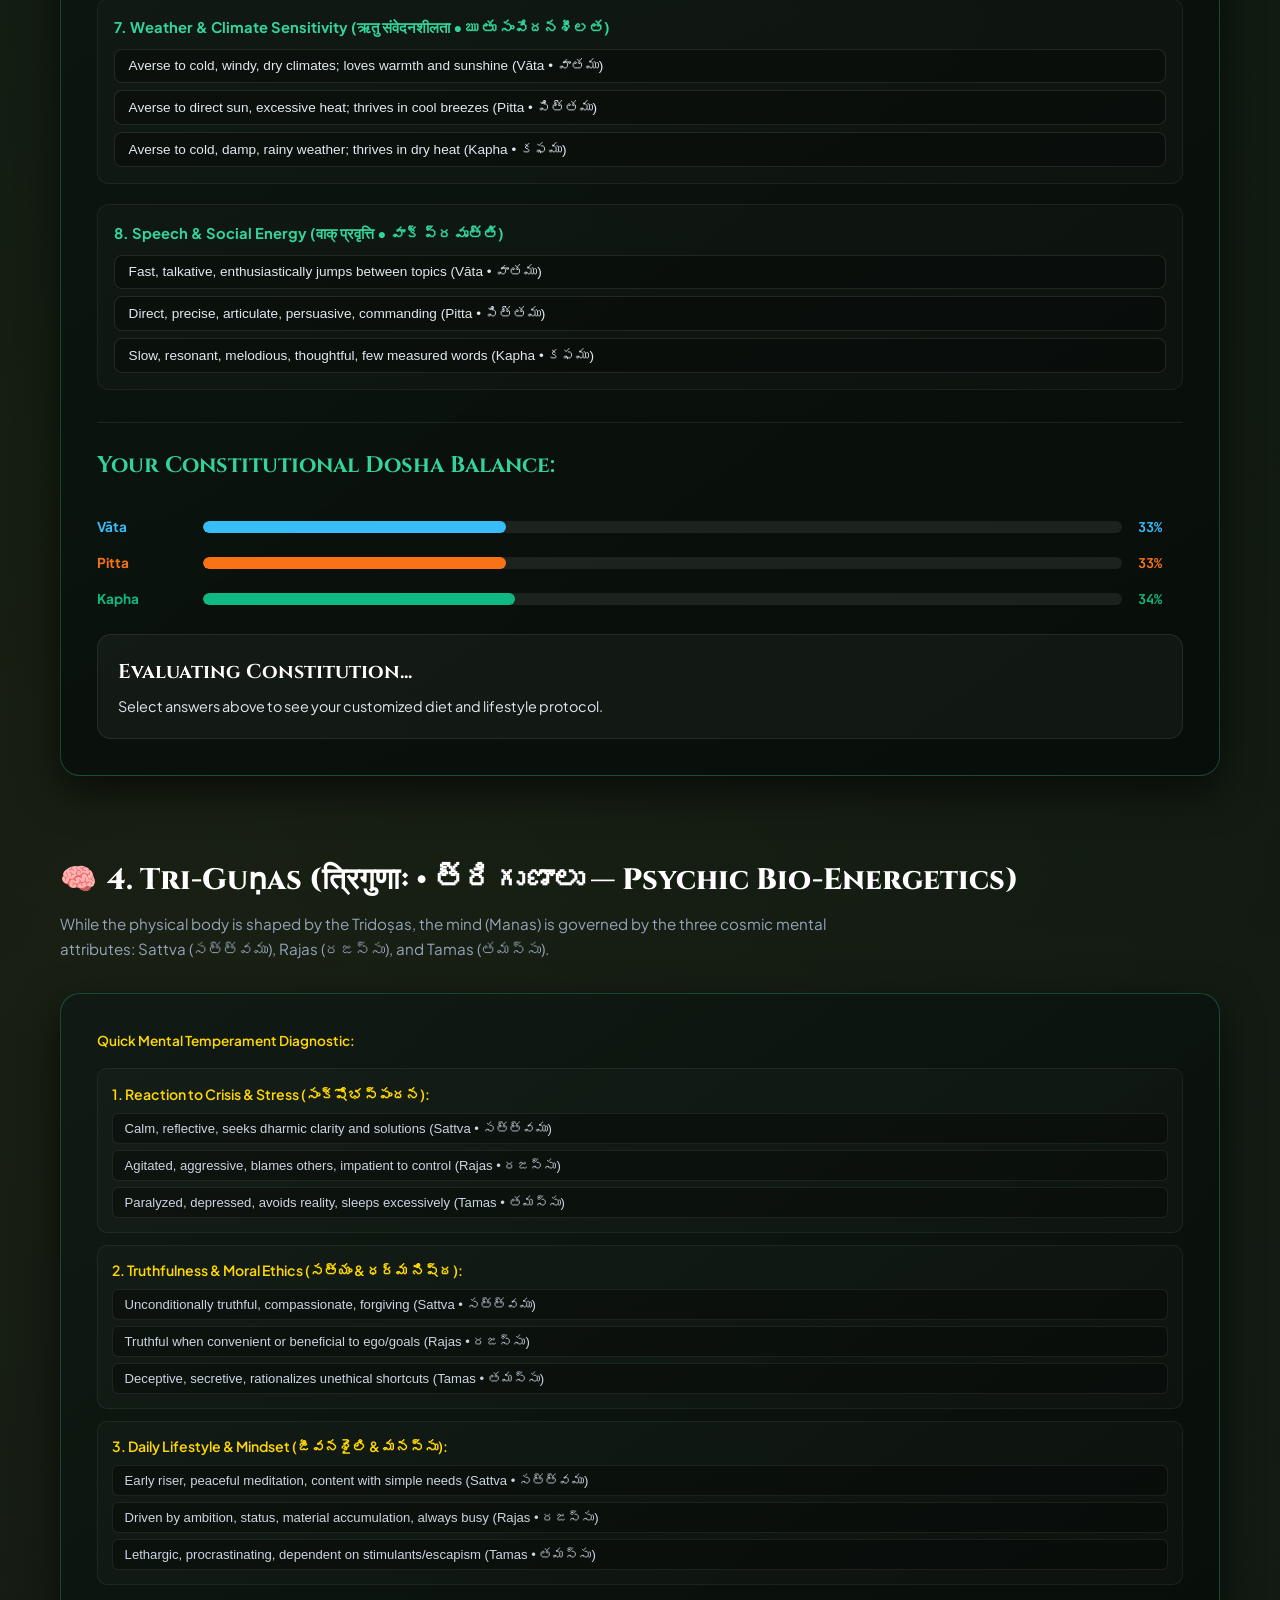
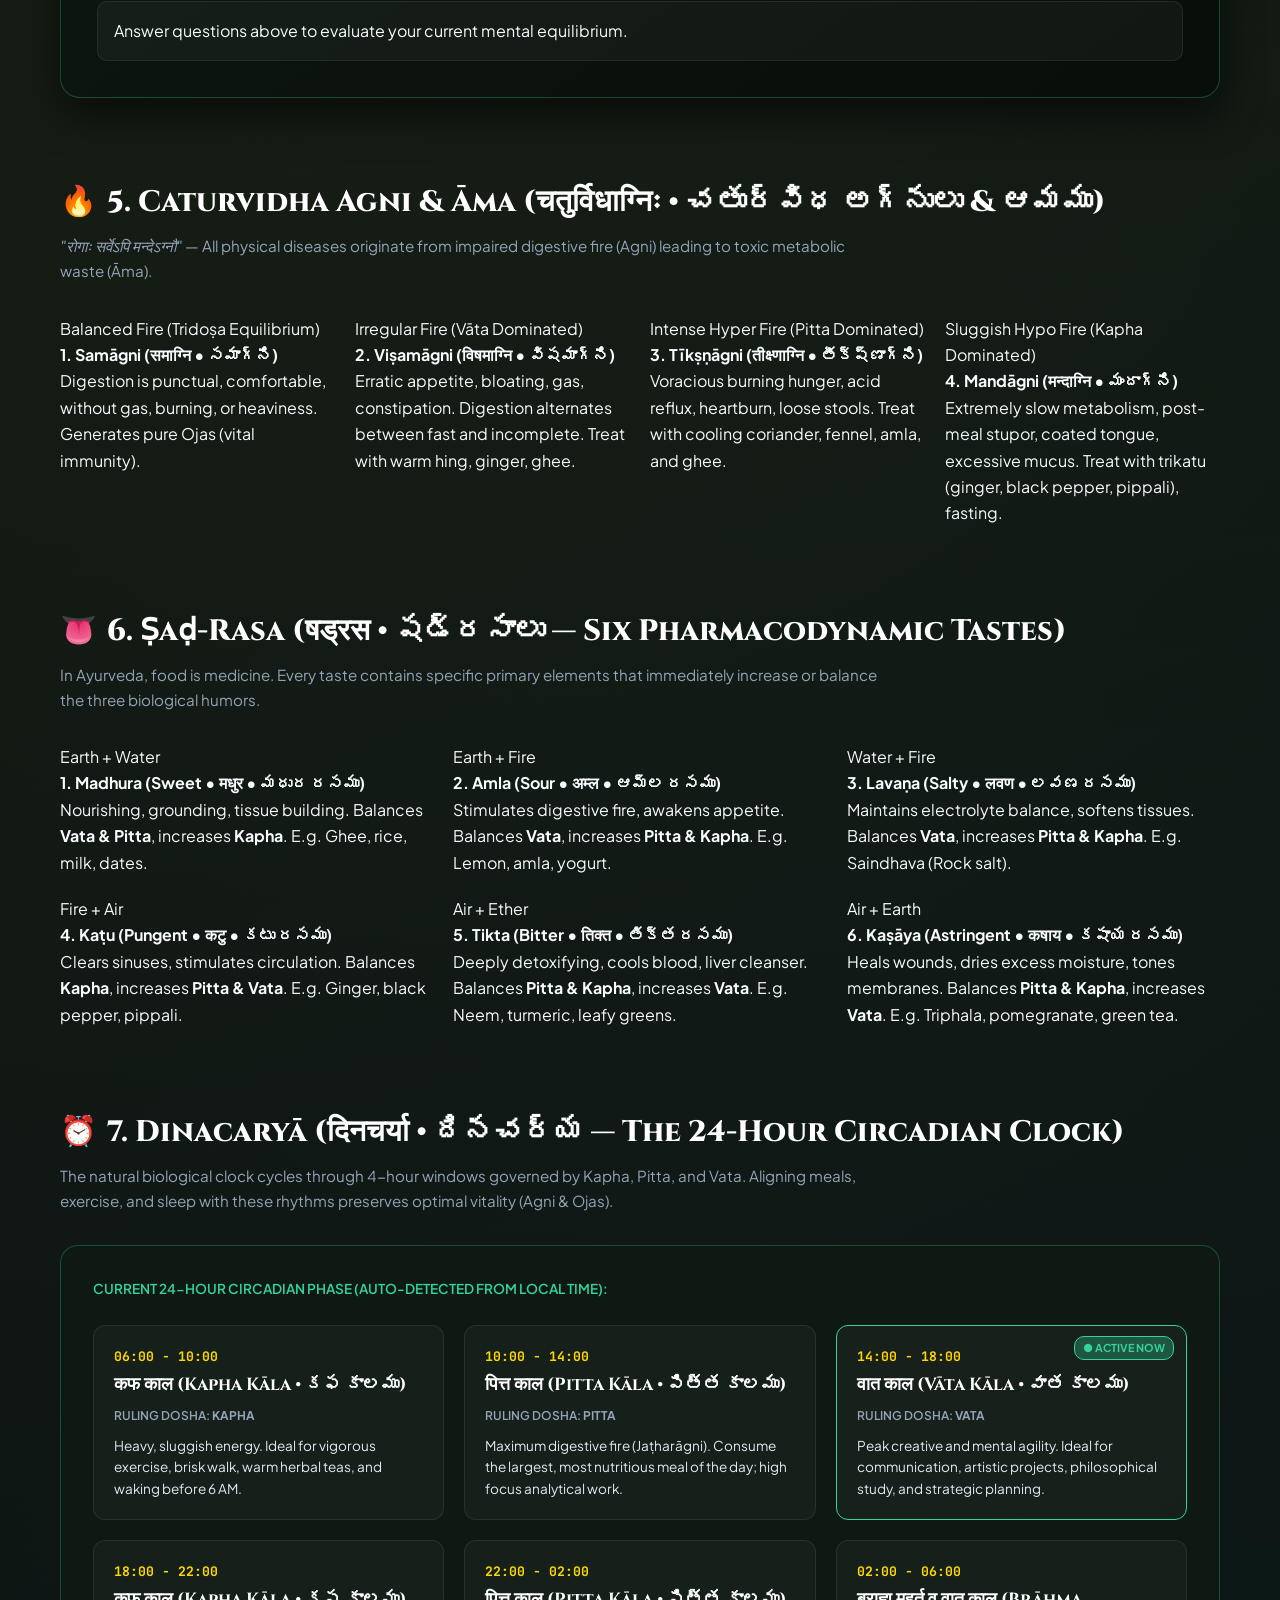
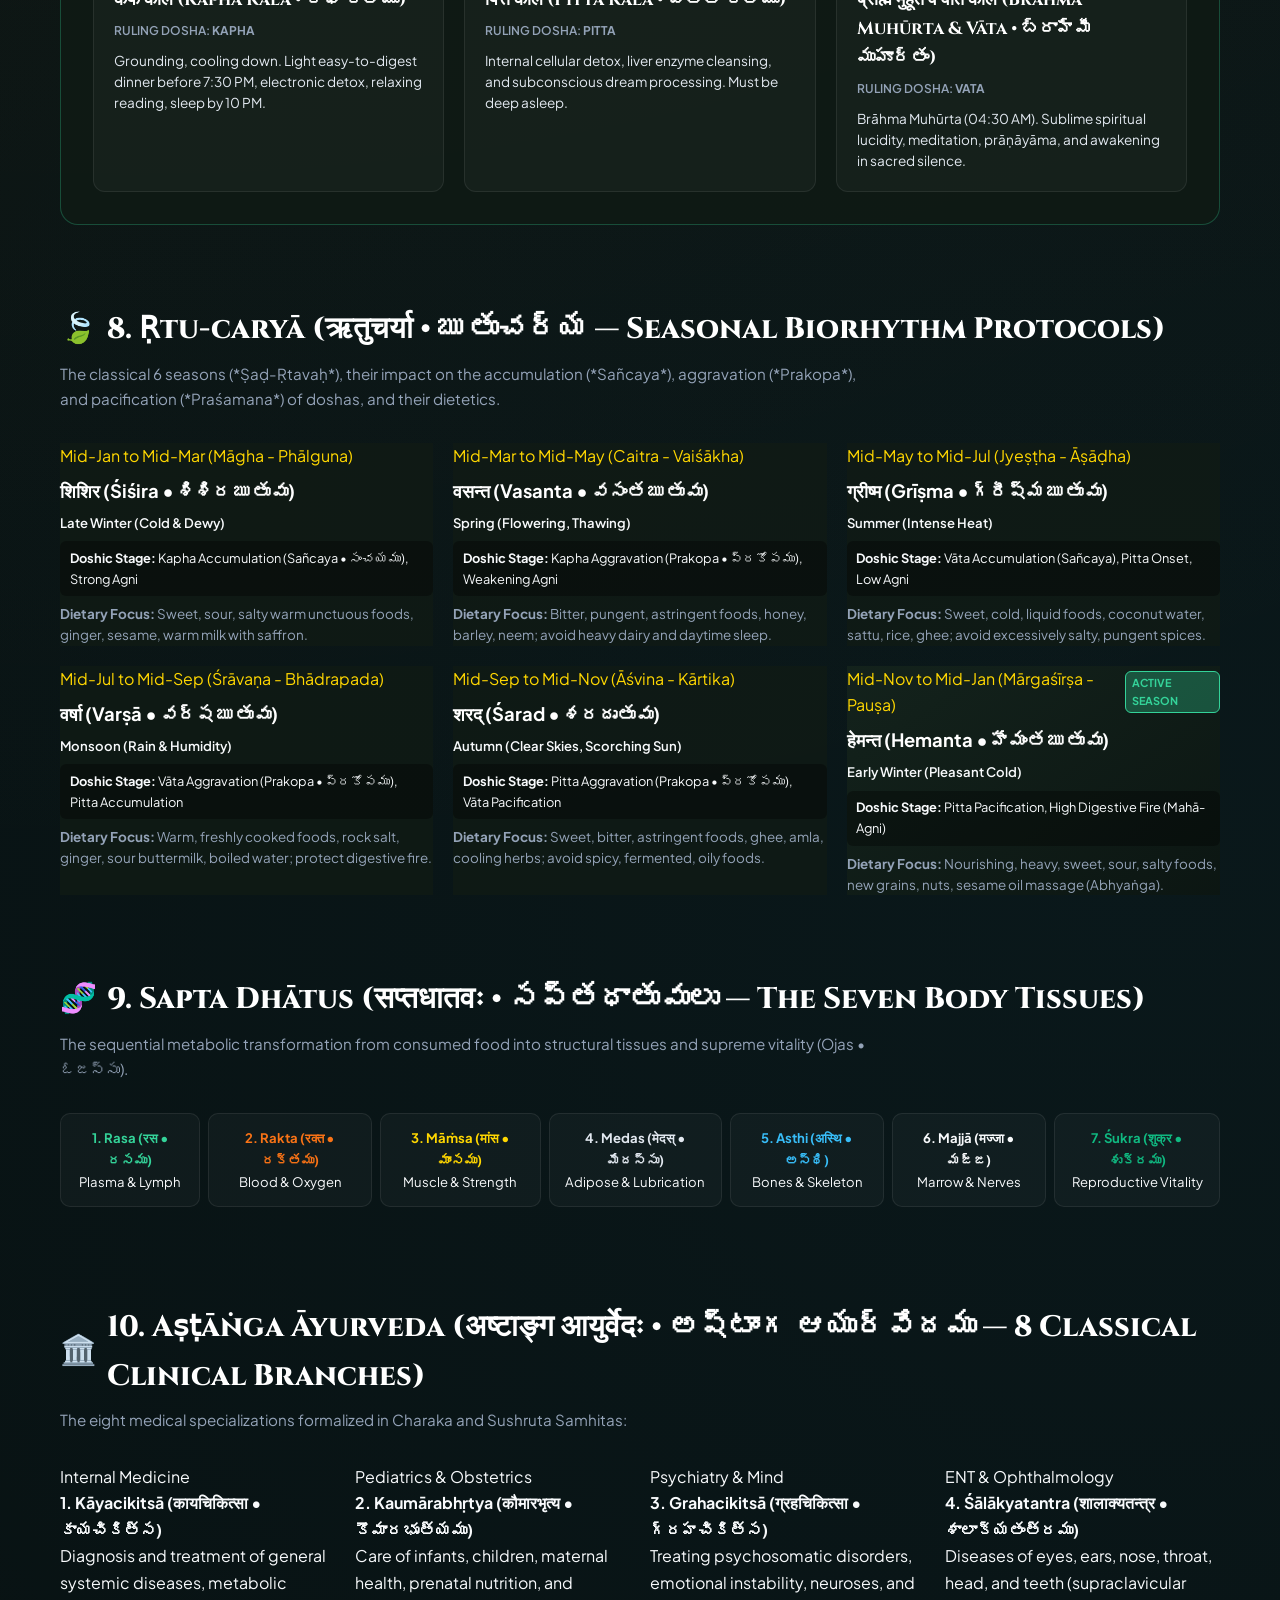
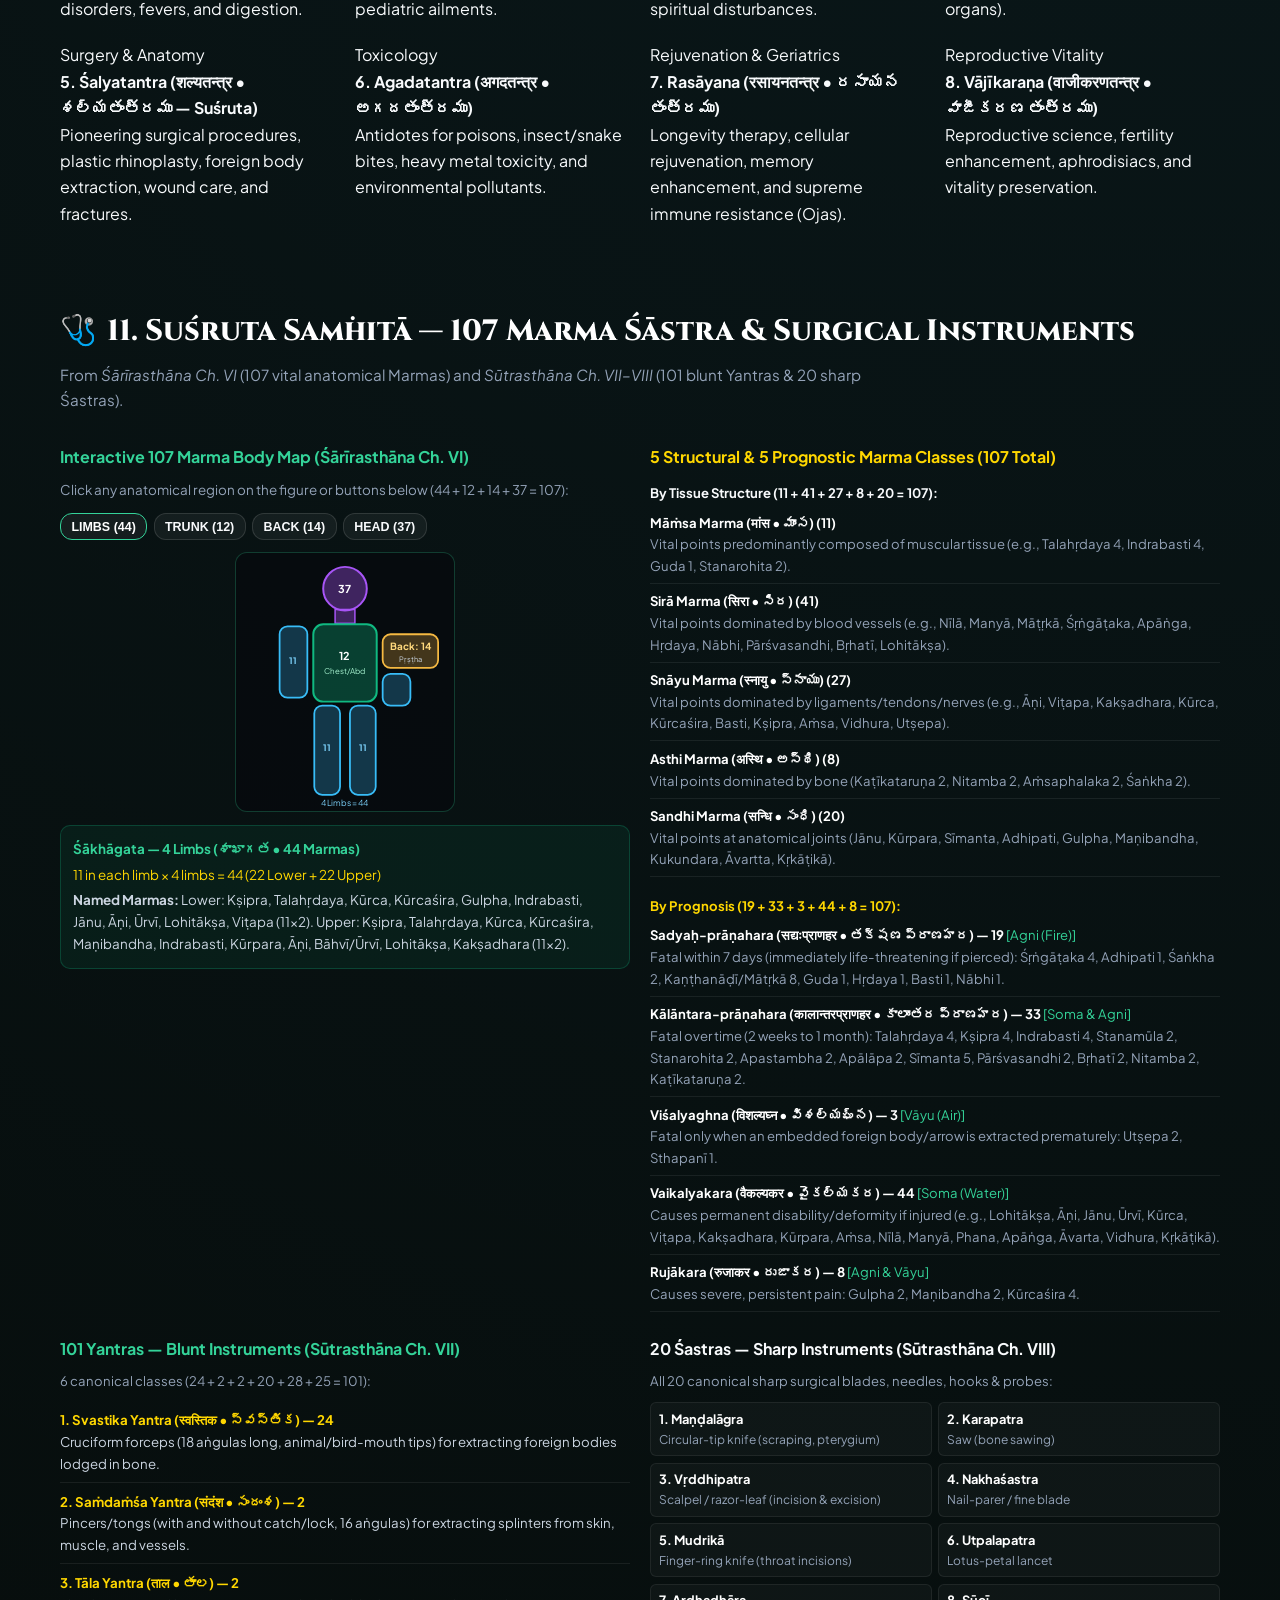
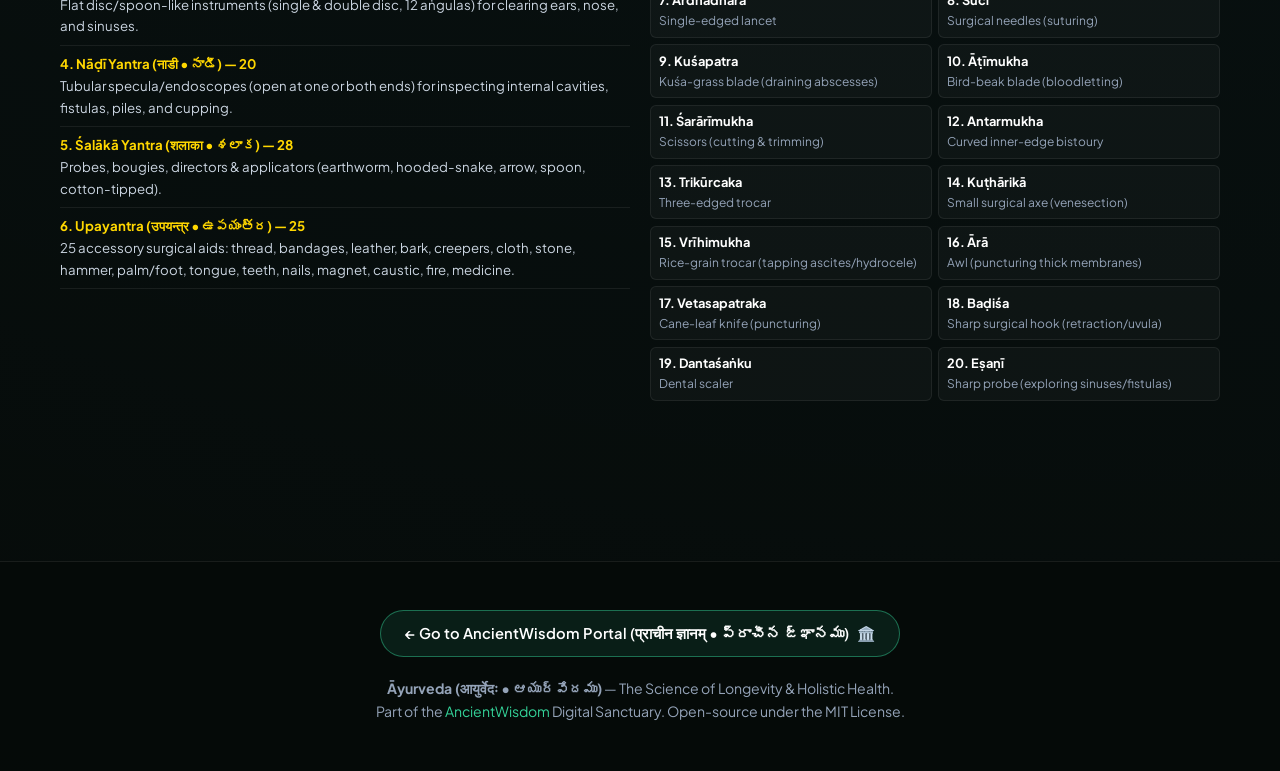
<file: Ayurveda/index.html>
<!DOCTYPE html>
<html lang="en">
<head>
  <meta charset="UTF-8">
  <meta name="viewport" content="width=device-width, initial-scale=1.0">
  <title>Āyurveda (आयुर्वेदः • ఆయుర్వేదము) — The Science of Life & Tridoṣa Master Studio</title>
  <link rel="icon" type="image/svg+xml" href="favicon.svg">
  <link rel="stylesheet" href="style.css">
  <link rel="preconnect" href="https://fonts.googleapis.com">
  <link rel="preconnect" href="https://fonts.gstatic.com" crossorigin>
  <link href="https://fonts.googleapis.com/css2?family=Cinzel:wght@600;700;800;900&family=Plus+Jakarta+Sans:wght@300;400;500;600;700;800&family=JetBrains+Mono:wght@400;500;600;700&family=Noto+Sans+Telugu:wght@400;600;700&display=swap" rel="stylesheet">
</head>
<body>

  <!-- Header -->
  <header class="site-header">
    <div class="header-container">
      <div class="logo-area">
        <div class="ayur-icon">🌿</div>
        <div class="logo-text">
          <h1>Āyurveda</h1>
          <span>आयुर्वेदः • ఆయుర్వేదము • Science of Life</span>
        </div>
      </div>

      <button id="menuToggle" class="hamburger-btn" aria-label="Toggle Navigation Menu" aria-expanded="false">
        <span class="hamburger-box"><span class="hamburger-inner"></span></span>
      </button>
    </div>
  </header>

  <div id="navOverlay" class="nav-overlay" aria-hidden="true"></div>
  <aside id="navDrawer" class="nav-drawer" aria-hidden="true">
    <div class="drawer-header">
      <div style="font-weight:700;color:#6ee7b7;">🌿 Āyurveda Index • ఆయుర్వేద సూచిక</div>
      <button id="closeDrawer" class="drawer-close-btn" aria-label="Close">✕</button>
    </div>
    <nav class="drawer-nav-list">
      <a href="#overview" class="drawer-nav-item active">📜 Overview</a>
      <a href="#mahabhuta" class="drawer-nav-item">🌌 Mahābhūta</a>
      <a href="#doshas" class="drawer-nav-item">⚖️ Tri-Doṣa</a>
      <a href="#prakriti" class="drawer-nav-item">🧬 Prakṛti Test</a>
      <a href="#gunas" class="drawer-nav-item">🧠 Tri-Guṇa</a>
      <a href="#agni" class="drawer-nav-item">🔥 Agni &amp; Āma</a>
      <a href="#rasas" class="drawer-nav-item">👅 Ṣaḍ-Rasa</a>
      <a href="#dinacharya" class="drawer-nav-item">⏰ Dinacaryā</a>
      <a href="#rtucarya" class="drawer-nav-item">🍃 Ṛtu-caryā</a>
      <a href="#dhatus" class="drawer-nav-item">🧬 Sapta Dhātu</a>
      <a href="#branches" class="drawer-nav-item">🏛️ 8 Branches</a>
      <a href="#susruta" class="drawer-nav-item">🩺 Suśruta 107 Marmas</a>
    </nav>
  </aside>

  <div class="container">

    <!-- Hero Section -->
    <section class="hero" id="overview">
      <div class="hero-pill">🌿 Classical Indian Medicine (Bṛhat-trayī • బృహత్త్రయి)</div>
      <h2 class="hero-title">Āyurveda Knowledge Sanctuary</h2>
      <p class="hero-desc">
        <em>"हिताहितं सुखं दुःखमायुस्तस्य हिताहितम् । मानं च तच्च यत्रोक्तमायुर्वेदः स उच्यते ॥"</em><br>
        <span style="font-size:0.95rem; color:var(--emerald-bright); display:block; margin:0.35rem 0;">
          "హితాహితం సుఖం దుఃఖమాయుస్తస్య హితాహితమ్ । మానం చ తచ్చ యత్రోక్తమాయుర్వేదః స ఉచ్యతే ॥"
        </span>
        The holistic medical science from the Atharvaveda, synthesized by Charaka, Sushruta, and Vagbhata. 
        Explore the 5 primordial elements, the 3 biological humors (Vāta, Pitta, Kapha), assess your lifelong constitutional 
        temperament (Prakṛti & Tri-Guṇa), and align with circadian and seasonal biorhythms.
      </p>

      <div class="hero-actions">
        <a href="#prakriti" class="btn-primary">
          <span>Discover Your Prakṛti</span> 🧬
        </a>
        <a href="#gunas" class="btn-ghost">
          <span>Tri-Guṇa Mental Test</span> 🧠
        </a>
        <a href="#dinacharya" class="btn-ghost">
          <span>Circadian Dinacaryā</span> ⏰
        </a>
        <a href="#rtucarya" class="btn-ghost">
          <span>Seasonal Ṛtu-caryā</span> 🍃
        </a>
      </div>
    </section>

    <!-- Section 1: Pancha Mahabhutas -->
    <section id="mahabhuta">
      <div class="section-head">
        <h3 class="section-title"><span>🌌</span> 1. Pañca Mahābhūta (पञ्चमहाभूतानि • పంచమహాభూతాలు)</h3>
        <p class="section-sub">
          The Five Primordial Elements from which all matter, tissues, and biological energies in the cosmos condense.
        </p>
      </div>

      <div style="display:grid; grid-template-columns:repeat(auto-fit, minmax(220px, 1fr)); gap:1.25rem;">
        <div class="card">
          <div class="card-subtitle">Space / Ether</div>
          <h4 class="card-title">Ākāśa (आकाश • ఆకాశము)</h4>
          <p>Non-resistance, omnipresence, sound (Śabda • శబ్దము). Manifests as internal bodily cavities: mouth, nostrils, thorax, abdomen.</p>
        </div>
        <div class="card">
          <div class="card-subtitle">Air / Motion</div>
          <h4 class="card-title">Vāyu (वायु • వాయువు)</h4>
          <p>Kinetic force, touch (Sparśa • స్పర్శ). Manifests as nerve impulses, cardiac contractions, peristalsis, and joint mobility.</p>
        </div>
        <div class="card">
          <div class="card-subtitle">Fire / Transformation</div>
          <h4 class="card-title">Agni / Tejas (अग्नि/तेजस् • అగ్ని/తేజస్సు)</h4>
          <p>Light, form, vision (Rūpa • రూపము). Manifests as enzymatic digestion, metabolic transformation, body temperature, and intellect.</p>
        </div>
        <div class="card">
          <div class="card-subtitle">Water / Cohesion</div>
          <h4 class="card-title">Jala / Āpas (जल/आपस् • జలము)</h4>
          <p>Liquidity, taste (Rasa • రసము). Manifests as blood plasma, synovial fluid, saliva, digestive juices, and cellular hydration.</p>
        </div>
        <div class="card">
          <div class="card-subtitle">Earth / Structure</div>
          <h4 class="card-title">Pṛthvī (पृथिवी • పృథ్వి)</h4>
          <p>Solidity, smell (Gandha • గంధము). Manifests as bones, teeth, muscles, tendons, hair, cartilage, and cellular density.</p>
        </div>
      </div>
    </section>

    <!-- Section 2: Tri-Dosha Bio-Energetics -->
    <section id="doshas">
      <div class="section-head">
        <h3 class="section-title"><span>⚖️</span> 2. The Tri-Doṣa Matrix (त्रिदोष सिद्धान्त • త్రిదోష సిద్ధాంతము)</h3>
        <p class="section-sub">
          Health (Svāsthya • స్వాస్థ్యము) is the dynamic equilibrium of the three biological humors governing all physiological 
          and psychological processes in the human organism.
        </p>
      </div>

      <div class="dosha-grid">
        <!-- Vata -->
        <div class="dosha-card vata">
          <div style="font-size:2rem; margin-bottom:0.5rem;">💨</div>
          <h4 class="dosha-title" style="color:var(--vata-color);">Vāta (वात • వాతము)</h4>
          <div class="dosha-elements" style="color:var(--vata-color);">Ether (Ākāśa) + Air (Vāyu)</div>
          <p style="color:var(--text-muted); font-size:0.88rem; line-height:1.6; margin-bottom:1rem;">
            The principle of kinetic movement. Governs breathing, nerve impulses, cardiac contractions, 
            joint mobility, and sensory perception.
          </p>
          <div style="background:rgba(0,0,0,0.3); padding:0.75rem; border-radius:8px; font-size:0.8rem; color:#e2e8f0;">
            <strong>Qualities (Guṇas):</strong> Dry, light, cold, rough, subtle, mobile.<br>
            <strong>Primary Seat:</strong> Colon (Pakvāśaya • పక్వాశయము), pelvis, ears, bones.
          </div>
        </div>

        <!-- Pitta -->
        <div class="dosha-card pitta">
          <div style="font-size:2rem; margin-bottom:0.5rem;">🔥</div>
          <h4 class="dosha-title" style="color:var(--pitta-color);">Pitta (पित्त • పిత్తము)</h4>
          <div class="dosha-elements" style="color:var(--pitta-color);">Fire (Tejas) + Water (Āpas)</div>
          <p style="color:var(--text-muted); font-size:0.88rem; line-height:1.6; margin-bottom:1rem;">
            The principle of metabolic transformation. Governs cellular digestion, thermal regulation, 
            biochemical enzymes, liver metabolism, and intellect.
          </p>
          <div style="background:rgba(0,0,0,0.3); padding:0.75rem; border-radius:8px; font-size:0.8rem; color:#e2e8f0;">
            <strong>Qualities (Guṇas):</strong> Hot, sharp, light, oily, penetrating, spreading.<br>
            <strong>Primary Seat:</strong> Small intestine (Grahaṇī • గ్రహణి), stomach, blood, liver.
          </div>
        </div>

        <!-- Kapha -->
        <div class="dosha-card kapha">
          <div style="font-size:2rem; margin-bottom:0.5rem;">💧</div>
          <h4 class="dosha-title" style="color:var(--kapha-color);">Kapha (कफ • కఫము)</h4>
          <div class="dosha-elements" style="color:var(--kapha-color);">Water (Jala) + Earth (Pṛthvī)</div>
          <p style="color:var(--text-muted); font-size:0.88rem; line-height:1.6; margin-bottom:1rem;">
            The principle of cohesion, stability, and structure. Governs physical lubrication, tissue density, 
            immunity (Ojas), hydration, and emotional forgiveness.
          </p>
          <div style="background:rgba(0,0,0,0.3); padding:0.75rem; border-radius:8px; font-size:0.8rem; color:#e2e8f0;">
            <strong>Qualities (Guṇas):</strong> Heavy, cold, soft, unctuous, sweet, static.<br>
            <strong>Primary Seat:</strong> Chest (Uras • ఉరస్సు), throat, joints, lymph.
          </div>
        </div>
      </div>
    </section>

    <!-- Section 3: Prakriti Constitution Diagnostic Assessment -->
    <section id="prakriti">
      <div class="section-head">
        <h3 class="section-title"><span>🧬</span> 3. Interactive Prakṛti Diagnostic Assessment (प्रकृति परीक्षा • ప్రకృతి పరీక్ష)</h3>
        <p class="section-sub">
          Discover your innate biological constitution determined at conception. Select the options that describe 
          your lifelong baseline tendencies (not temporary imbalances).
        </p>
      </div>

      <div class="prakriti-panel">
        <div id="prakritiQuestionsList"></div>

        <div style="margin-top:2rem; border-top:1px solid rgba(255,255,255,0.08); padding-top:1.5rem;">
          <h4 style="font-family:var(--font-display); font-size:1.4rem; color:var(--emerald-bright); margin-bottom:0.75rem;">
            Your Constitutional Dosha Balance:
          </h4>

          <div class="prakriti-bars">
            <div class="p-bar-wrap">
              <span class="p-bar-label" style="color:var(--vata-color);">Vāta</span>
              <div class="p-bar-bg">
                <div id="vataBar" class="p-bar-fill" style="width: 33%; background:var(--vata-color);"></div>
              </div>
              <strong id="vataPct" style="color:var(--vata-color); width:45px; font-family:var(--font-mono);">33%</strong>
            </div>

            <div class="p-bar-wrap">
              <span class="p-bar-label" style="color:var(--pitta-color);">Pitta</span>
              <div class="p-bar-bg">
                <div id="pittaBar" class="p-bar-fill" style="width: 33%; background:var(--pitta-color);"></div>
              </div>
              <strong id="pittaPct" style="color:var(--pitta-color); width:45px; font-family:var(--font-mono);">33%</strong>
            </div>

            <div class="p-bar-wrap">
              <span class="p-bar-label" style="color:var(--kapha-color);">Kapha</span>
              <div class="p-bar-bg">
                <div id="kaphaBar" class="p-bar-fill" style="width: 34%; background:var(--kapha-color);"></div>
              </div>
              <strong id="kaphaPct" style="color:var(--kapha-color); width:45px; font-family:var(--font-mono);">34%</strong>
            </div>
          </div>

          <div style="background:rgba(255,255,255,0.04); border-radius:14px; padding:1.25rem; margin-top:1.5rem; border:1px solid rgba(255,255,255,0.08);">
            <div id="prakritiResultTitle" style="font-family:var(--font-display); font-size:1.25rem; color:#fff; font-weight:700; margin-bottom:0.4rem;">
              Evaluating Constitution...
            </div>
            <p id="prakritiAdvice" style="color:#e2e8f0; font-size:0.9rem; margin:0; line-height:1.6;">
              Select answers above to see your customized diet and lifestyle protocol.
            </p>
          </div>
        </div>
      </div>
    </section>

    <!-- Section 4: Tri-Gunas & Manasa Prakriti -->
    <section id="gunas">
      <div class="section-head">
        <h3 class="section-title"><span>🧠</span> 4. Tri-Guṇas (त्रिगुणाः • త్రిగుణాలు — Psychic Bio-Energetics)</h3>
        <p class="section-sub">
          While the physical body is shaped by the Tridoṣas, the mind (Manas) is governed by the three cosmic mental attributes: 
          Sattva (సత్త్వము), Rajas (రజస్సు), and Tamas (తమస్సు).
        </p>
      </div>

      <div class="prakriti-panel">
        <div style="margin-bottom:1rem; font-size:0.85rem; color:var(--gold-bright); font-weight:600;">
          Quick Mental Temperament Diagnostic:
        </div>
        <div id="trigunaQuestionsList"></div>
        <div id="trigunaResult" style="background:rgba(255,255,255,0.04); padding:1rem; border-radius:10px; margin-top:1rem; border:1px solid rgba(255,255,255,0.08);">
          Answer questions above to evaluate your current mental equilibrium.
        </div>
      </div>
    </section>

    <!-- Section 5: Caturvidha Agni & Ama -->
    <section id="agni">
      <div class="section-head">
        <h3 class="section-title"><span>🔥</span> 5. Caturvidha Agni & Āma (चतुर्विधाग्निः • చతుర్విధ అగ్నులు & ఆమము)</h3>
        <p class="section-sub">
          <em>"रोगाः सर्वेऽपि मन्देऽग्नौ"</em> — All physical diseases originate from impaired digestive fire (Agni) leading to toxic metabolic waste (Āma).
        </p>
      </div>

      <div style="display:grid; grid-template-columns:repeat(auto-fit, minmax(260px, 1fr)); gap:1.25rem;">
        <div class="card">
          <div class="card-subtitle">Balanced Fire (Tridoṣa Equilibrium)</div>
          <h4 class="card-title">1. Samāgni (समाग्नि • సమాగ్ని)</h4>
          <p>Digestion is punctual, comfortable, without gas, burning, or heaviness. Generates pure Ojas (vital immunity).</p>
        </div>
        <div class="card">
          <div class="card-subtitle">Irregular Fire (Vāta Dominated)</div>
          <h4 class="card-title">2. Viṣamāgni (विषमाग्नि • విషమాగ్ని)</h4>
          <p>Erratic appetite, bloating, gas, constipation. Digestion alternates between fast and incomplete. Treat with warm hing, ginger, ghee.</p>
        </div>
        <div class="card">
          <div class="card-subtitle">Intense Hyper Fire (Pitta Dominated)</div>
          <h4 class="card-title">3. Tīkṣṇāgni (तीक्ष्णाग्नि • తీక్ష్ణాగ్ని)</h4>
          <p>Voracious burning hunger, acid reflux, heartburn, loose stools. Treat with cooling coriander, fennel, amla, and ghee.</p>
        </div>
        <div class="card">
          <div class="card-subtitle">Sluggish Hypo Fire (Kapha Dominated)</div>
          <h4 class="card-title">4. Mandāgni (मन्दाग्नि • మందాగ్ని)</h4>
          <p>Extremely slow metabolism, post-meal stupor, coated tongue, excessive mucus. Treat with trikatu (ginger, black pepper, pippali), fasting.</p>
        </div>
      </div>
    </section>

    <!-- Section 6: Shad Rasa (Six Tastes) -->
    <section id="rasas">
      <div class="section-head">
        <h3 class="section-title"><span>👅</span> 6. Ṣaḍ-Rasa (षड्रस • షడ్రసాలు — Six Pharmacodynamic Tastes)</h3>
        <p class="section-sub">
          In Ayurveda, food is medicine. Every taste contains specific primary elements that immediately 
          increase or balance the three biological humors.
        </p>
      </div>

      <div style="display:grid; grid-template-columns:repeat(auto-fit, minmax(280px, 1fr)); gap:1.25rem;">
        <div class="card">
          <div class="card-subtitle">Earth + Water</div>
          <h4 class="card-title">1. Madhura (Sweet • मधुर • మధుర రసము)</h4>
          <p>Nourishing, grounding, tissue building. Balances <strong>Vata & Pitta</strong>, increases <strong>Kapha</strong>. E.g. Ghee, rice, milk, dates.</p>
        </div>
        <div class="card">
          <div class="card-subtitle">Earth + Fire</div>
          <h4 class="card-title">2. Amla (Sour • अम्ल • ఆమ్ల రసము)</h4>
          <p>Stimulates digestive fire, awakens appetite. Balances <strong>Vata</strong>, increases <strong>Pitta & Kapha</strong>. E.g. Lemon, amla, yogurt.</p>
        </div>
        <div class="card">
          <div class="card-subtitle">Water + Fire</div>
          <h4 class="card-title">3. Lavaṇa (Salty • लवण • లవణ రసము)</h4>
          <p>Maintains electrolyte balance, softens tissues. Balances <strong>Vata</strong>, increases <strong>Pitta & Kapha</strong>. E.g. Saindhava (Rock salt).</p>
        </div>
        <div class="card">
          <div class="card-subtitle">Fire + Air</div>
          <h4 class="card-title">4. Kaṭu (Pungent • कटु • కటు రసము)</h4>
          <p>Clears sinuses, stimulates circulation. Balances <strong>Kapha</strong>, increases <strong>Pitta & Vata</strong>. E.g. Ginger, black pepper, pippali.</p>
        </div>
        <div class="card">
          <div class="card-subtitle">Air + Ether</div>
          <h4 class="card-title">5. Tikta (Bitter • तिक्त • తిక్త రసము)</h4>
          <p>Deeply detoxifying, cools blood, liver cleanser. Balances <strong>Pitta & Kapha</strong>, increases <strong>Vata</strong>. E.g. Neem, turmeric, leafy greens.</p>
        </div>
        <div class="card">
          <div class="card-subtitle">Air + Earth</div>
          <h4 class="card-title">6. Kaṣāya (Astringent • कषाय • కషాయ రసము)</h4>
          <p>Heals wounds, dries excess moisture, tones membranes. Balances <strong>Pitta & Kapha</strong>, increases <strong>Vata</strong>. E.g. Triphala, pomegranate, green tea.</p>
        </div>
      </div>
    </section>

    <!-- Section 7: Dinacharya Circadian Clock -->
    <section id="dinacharya">
      <div class="section-head">
        <h3 class="section-title"><span>⏰</span> 7. Dinacaryā (दिनचर्या • దినచర్య — The 24-Hour Circadian Clock)</h3>
        <p class="section-sub">
          The natural biological clock cycles through 4-hour windows governed by Kapha, Pitta, and Vata. 
          Aligning meals, exercise, and sleep with these rhythms preserves optimal vitality (Agni & Ojas).
        </p>
      </div>

      <div class="clock-panel">
        <div style="font-size:0.85rem; color:var(--emerald-bright); font-weight:600; text-transform:uppercase; margin-bottom:1rem;">
          Current 24-Hour Circadian Phase (Auto-detected from local time):
        </div>

        <div class="time-periods-grid" id="dinacharyaGrid"></div>
      </div>
    </section>

    <!-- Section 8: Rtucarya 6 Seasons -->
    <section id="rtucarya">
      <div class="section-head">
        <h3 class="section-title"><span>🍃</span> 8. Ṛtu-caryā (ऋतुचर्या • ఋతుచర్య — Seasonal Biorhythm Protocols)</h3>
        <p class="section-sub">
          The classical 6 seasons (*Ṣaḍ-Ṛtavaḥ*), their impact on the accumulation (*Sañcaya*), aggravation (*Prakopa*), 
          and pacification (*Praśamana*) of doshas, and their dietetics.
        </p>
      </div>

      <div class="grid-3" id="rtucaryaGrid" style="display:grid; grid-template-columns:repeat(auto-fit, minmax(280px, 1fr)); gap:1.25rem;"></div>
    </section>

    <!-- Section 9: Sapta Dhatus -->
    <section id="dhatus">
      <div class="section-head">
        <h3 class="section-title"><span>🧬</span> 9. Sapta Dhātus (सप्तधातवः • సప్తధాతువులు — The Seven Body Tissues)</h3>
        <p class="section-sub">
          The sequential metabolic transformation from consumed food into structural tissues and supreme vitality (Ojas • ఓజస్సు).
        </p>
      </div>

      <div style="display:flex; justify-content:space-between; gap:0.5rem; overflow-x:auto; padding-bottom:1rem; font-size:0.82rem;">
        <div style="background:rgba(255,255,255,0.03); border:1px solid rgba(255,255,255,0.08); border-radius:10px; padding:0.85rem; min-width:140px; text-align:center;">
          <strong style="color:var(--emerald-bright); display:block;">1. Rasa (रस • రసము)</strong>
          <span>Plasma & Lymph</span>
        </div>
        <div style="background:rgba(255,255,255,0.03); border:1px solid rgba(255,255,255,0.08); border-radius:10px; padding:0.85rem; min-width:140px; text-align:center;">
          <strong style="color:var(--pitta-color); display:block;">2. Rakta (रक्त • రక్తము)</strong>
          <span>Blood & Oxygen</span>
        </div>
        <div style="background:rgba(255,255,255,0.03); border:1px solid rgba(255,255,255,0.08); border-radius:10px; padding:0.85rem; min-width:140px; text-align:center;">
          <strong style="color:var(--gold-bright); display:block;">3. Māṁsa (मांस • మాంసము)</strong>
          <span>Muscle & Strength</span>
        </div>
        <div style="background:rgba(255,255,255,0.03); border:1px solid rgba(255,255,255,0.08); border-radius:10px; padding:0.85rem; min-width:140px; text-align:center;">
          <strong style="color:#e2e8f0; display:block;">4. Medas (मेदस् • మేదస్సు)</strong>
          <span>Adipose & Lubrication</span>
        </div>
        <div style="background:rgba(255,255,255,0.03); border:1px solid rgba(255,255,255,0.08); border-radius:10px; padding:0.85rem; min-width:140px; text-align:center;">
          <strong style="color:var(--vata-color); display:block;">5. Asthi (अस्थि • అస్థి)</strong>
          <span>Bones & Skeleton</span>
        </div>
        <div style="background:rgba(255,255,255,0.03); border:1px solid rgba(255,255,255,0.08); border-radius:10px; padding:0.85rem; min-width:140px; text-align:center;">
          <strong style="color:var(--purple-accent); display:block;">6. Majjā (मज्जा • మజ్జ)</strong>
          <span>Marrow & Nerves</span>
        </div>
        <div style="background:rgba(255,255,255,0.03); border:1px solid rgba(255,255,255,0.08); border-radius:10px; padding:0.85rem; min-width:140px; text-align:center;">
          <strong style="color:var(--emerald-primary); display:block;">7. Śukra (शुक्र • శుక్రము)</strong>
          <span>Reproductive Vitality</span>
        </div>
      </div>
    </section>

    <!-- Section 10: Ashtanga Ayurveda (8 Classical Branches) -->
    <section id="branches">
      <div class="section-head">
        <h3 class="section-title"><span>🏛️</span> 10. Aṣṭāṅga Āyurveda (अष्टाङ्ग आयुर्वेदः • అష్టాంగ ఆయుర్వేదము — 8 Classical Clinical Branches)</h3>
        <p class="section-sub">
          The eight medical specializations formalized in Charaka and Sushruta Samhitas:
        </p>
      </div>

      <div style="display:grid; grid-template-columns:repeat(auto-fit, minmax(260px, 1fr)); gap:1.25rem;">
        <div class="card">
          <div class="card-subtitle">Internal Medicine</div>
          <h4 class="card-title">1. Kāyacikitsā (कायचिकित्सा • కాయచికిత్స)</h4>
          <p>Diagnosis and treatment of general systemic diseases, metabolic disorders, fevers, and digestion.</p>
        </div>
        <div class="card">
          <div class="card-subtitle">Pediatrics & Obstetrics</div>
          <h4 class="card-title">2. Kaumārabhṛtya (कौमारभृत्य • కౌమారభృత్యము)</h4>
          <p>Care of infants, children, maternal health, prenatal nutrition, and pediatric ailments.</p>
        </div>
        <div class="card">
          <div class="card-subtitle">Psychiatry & Mind</div>
          <h4 class="card-title">3. Grahacikitsā (ग्रहचिकित्सा • గ్రహచికిత్స)</h4>
          <p>Treating psychosomatic disorders, emotional instability, neuroses, and spiritual disturbances.</p>
        </div>
        <div class="card">
          <div class="card-subtitle">ENT & Ophthalmology</div>
          <h4 class="card-title">4. Śālākyatantra (शालाक्यतन्त्र • శాలాక్యతంత్రము)</h4>
          <p>Diseases of eyes, ears, nose, throat, head, and teeth (supraclavicular organs).</p>
        </div>
        <div class="card">
          <div class="card-subtitle">Surgery & Anatomy</div>
          <h4 class="card-title">5. Śalyatantra (शल्यतन्त्र • శల్యతంత్రము — Suśruta)</h4>
          <p>Pioneering surgical procedures, plastic rhinoplasty, foreign body extraction, wound care, and fractures.</p>
        </div>
        <div class="card">
          <div class="card-subtitle">Toxicology</div>
          <h4 class="card-title">6. Agadatantra (अगदतन्त्र • అగదతంత్రము)</h4>
          <p>Antidotes for poisons, insect/snake bites, heavy metal toxicity, and environmental pollutants.</p>
        </div>
        <div class="card">
          <div class="card-subtitle">Rejuvenation & Geriatrics</div>
          <h4 class="card-title">7. Rasāyana (रसायनतन्त्र • రసాయన తంత్రము)</h4>
          <p>Longevity therapy, cellular rejuvenation, memory enhancement, and supreme immune resistance (Ojas).</p>
        </div>
        <div class="card">
          <div class="card-subtitle">Reproductive Vitality</div>
          <h4 class="card-title">8. Vājīkaraṇa (वाजीकरणतन्त्र • వాజీకరణ తంత్రము)</h4>
          <p>Reproductive science, fertility enhancement, aphrodisiacs, and vitality preservation.</p>
        </div>
      </div>
    </section>

    <!-- Section 11: Susruta Samhita (107 Marmas & Surgical Instruments) -->
    <section id="susruta">
      <div class="section-head">
        <h3 class="section-title"><span>🩺</span> 11. Suśruta Saṁhitā — 107 Marma Śāstra &amp; Surgical Instruments</h3>
        <p class="section-sub">
          From <em>Śārīrasthāna Ch. VI</em> (107 vital anatomical Marmas) and <em>Sūtrasthāna Ch. VII–VIII</em> (101 blunt Yantras &amp; 20 sharp Śastras).
        </p>
      </div>
      <div id="susrutaBody"></div>
    </section>

  </div>

  <footer>
    <div style="margin-bottom: 1.25rem;">
      <a href="../index.html" class="btn-ghost" style="display: inline-flex; align-items: center; gap: 0.5rem; border-color: rgba(52, 211, 153, 0.45); color: #fff; padding: 0.65rem 1.5rem; border-radius: 30px; text-decoration: none; font-weight: 600; font-size: 0.92rem; background: rgba(52, 211, 153, 0.1);">
        <span>← Go to AncientWisdom Portal (प्राचीन ज्ञानम् • ప్రాచీన జ్ఞానము)</span> 🏛️
      </a>
    </div>
    <p>
      <strong>Āyurveda (आयुर्वेदः • ఆయుర్వేదము)</strong> — The Science of Longevity & Holistic Health.
      <br>
      Part of the <a href="../index.html">AncientWisdom</a> Digital Sanctuary. Open-source under the MIT License.
    </p>
  </footer>

  <script src="ayurveda.js"></script>
  <script src="susruta.js"></script>
  <script>
    (function(){
      var t=document.getElementById("menuToggle"),d=document.getElementById("navDrawer"),o=document.getElementById("navOverlay"),c=document.getElementById("closeDrawer");
      function setD(open){if(!d||!o)return;d.classList.toggle("open",open);o.classList.toggle("open",open);d.setAttribute("aria-hidden",String(!open));o.setAttribute("aria-hidden",String(!open));if(t)t.setAttribute("aria-expanded",String(open));}
      if(t)t.addEventListener("click",function(){setD(!d.classList.contains("open"));});
      if(c)c.addEventListener("click",function(){setD(false);});
      if(o)o.addEventListener("click",function(){setD(false);});
      document.querySelectorAll(".drawer-nav-item").forEach(function(a){a.addEventListener("click",function(){document.querySelectorAll(".drawer-nav-item").forEach(function(x){x.classList.remove("active");});a.classList.add("active");setD(false);});});
    })();
  </script>
</body>
</html>
</file>
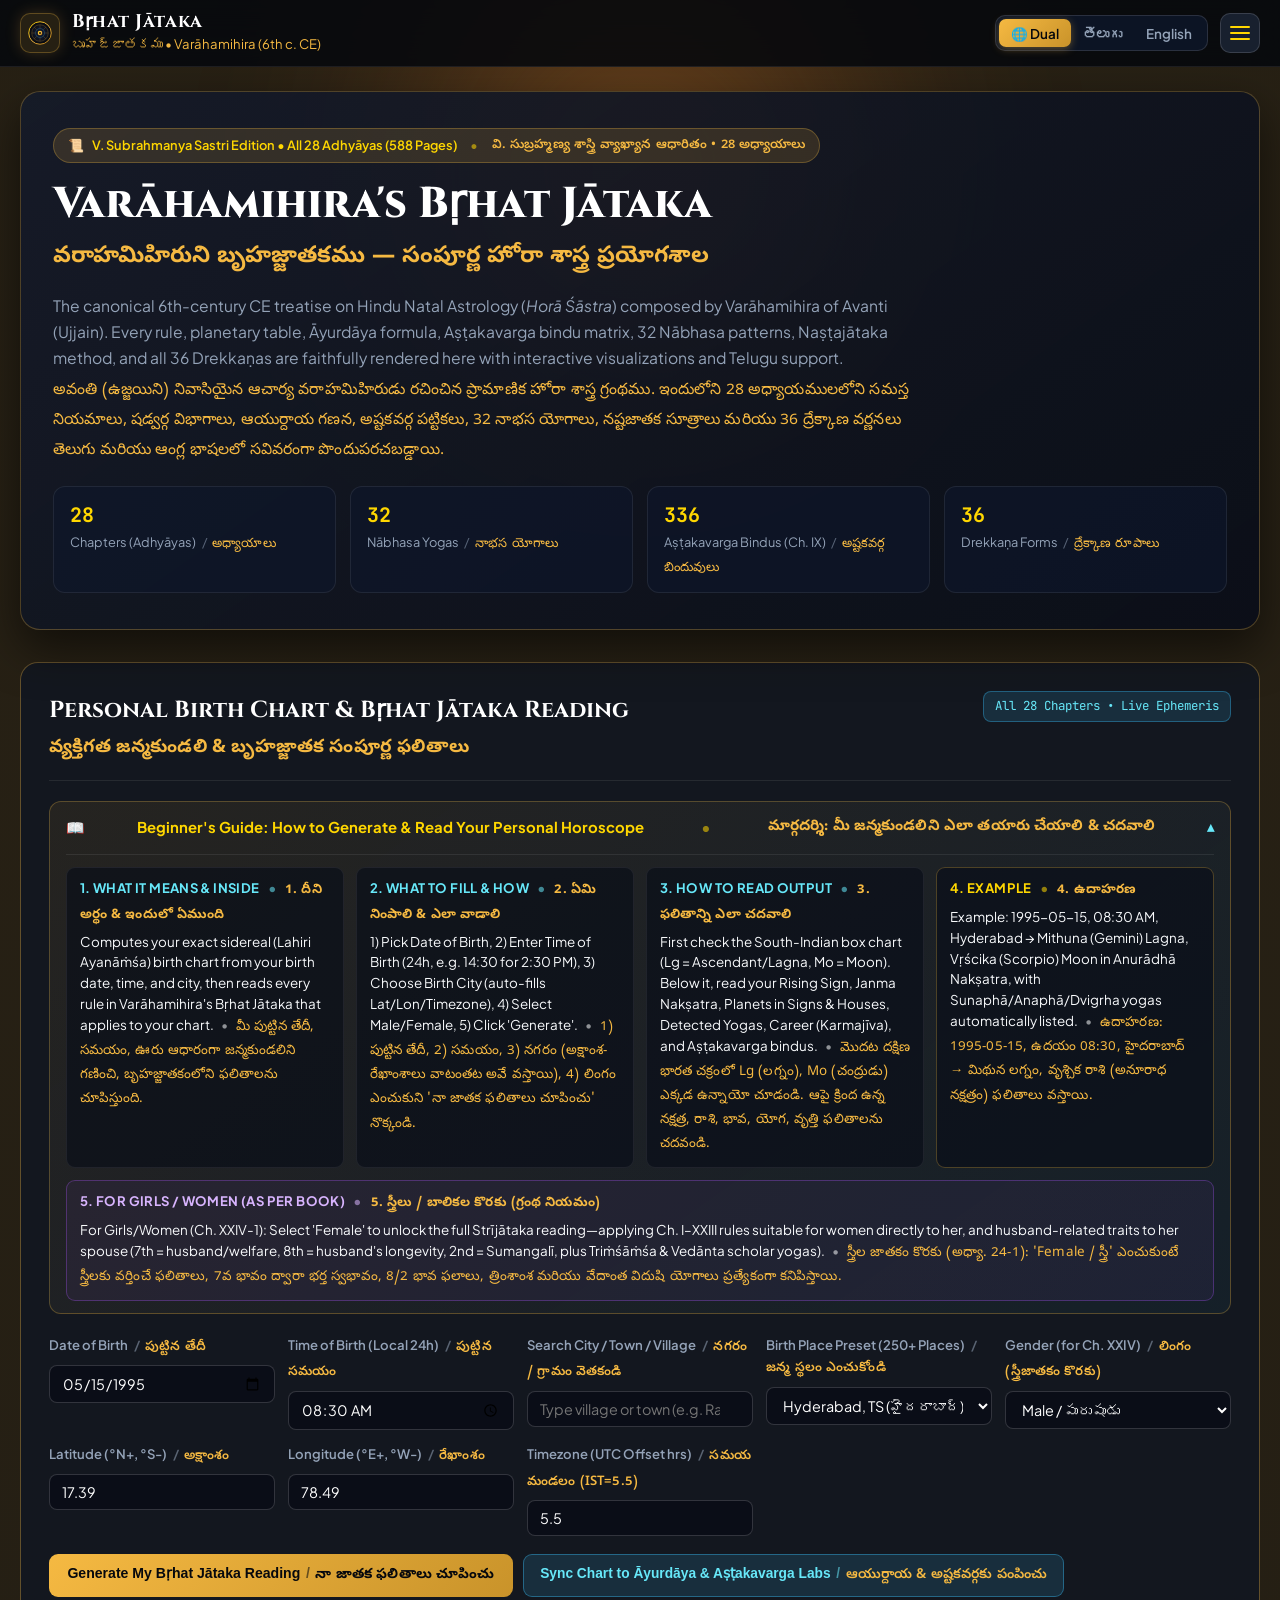
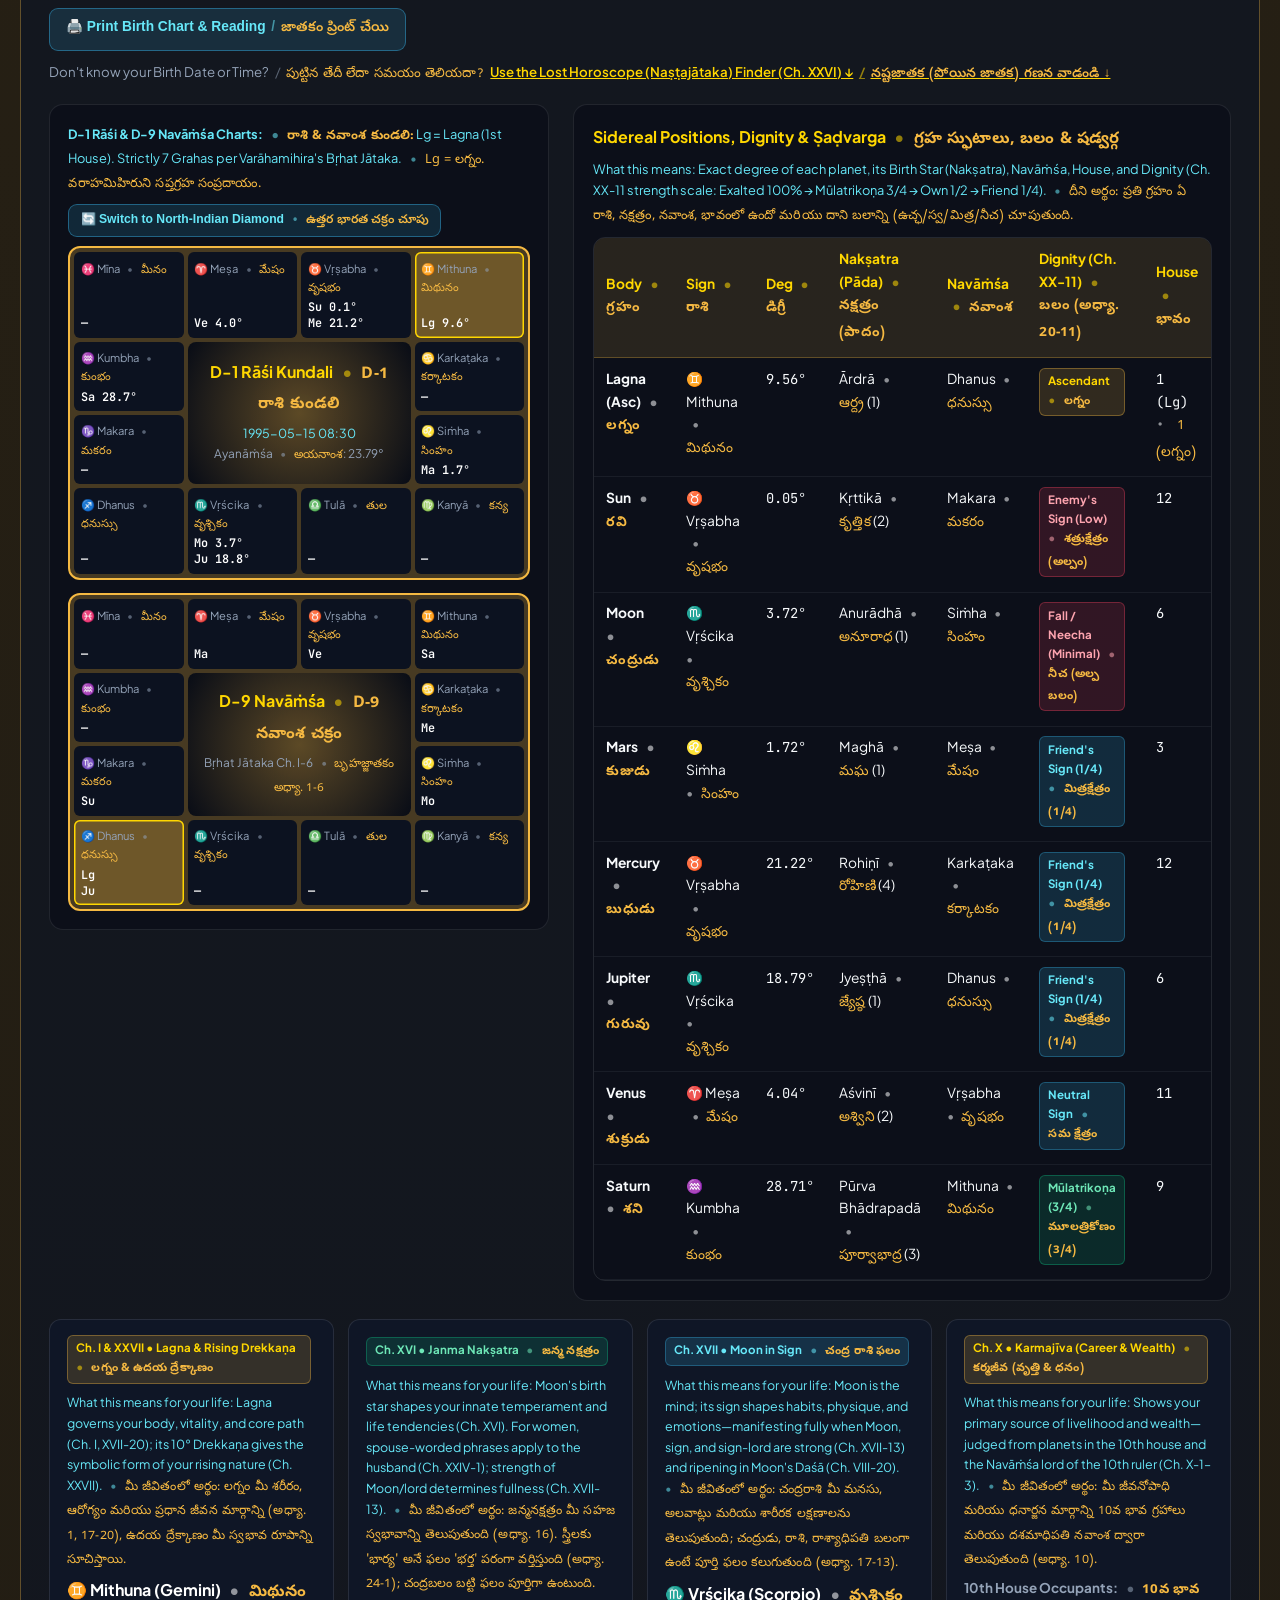
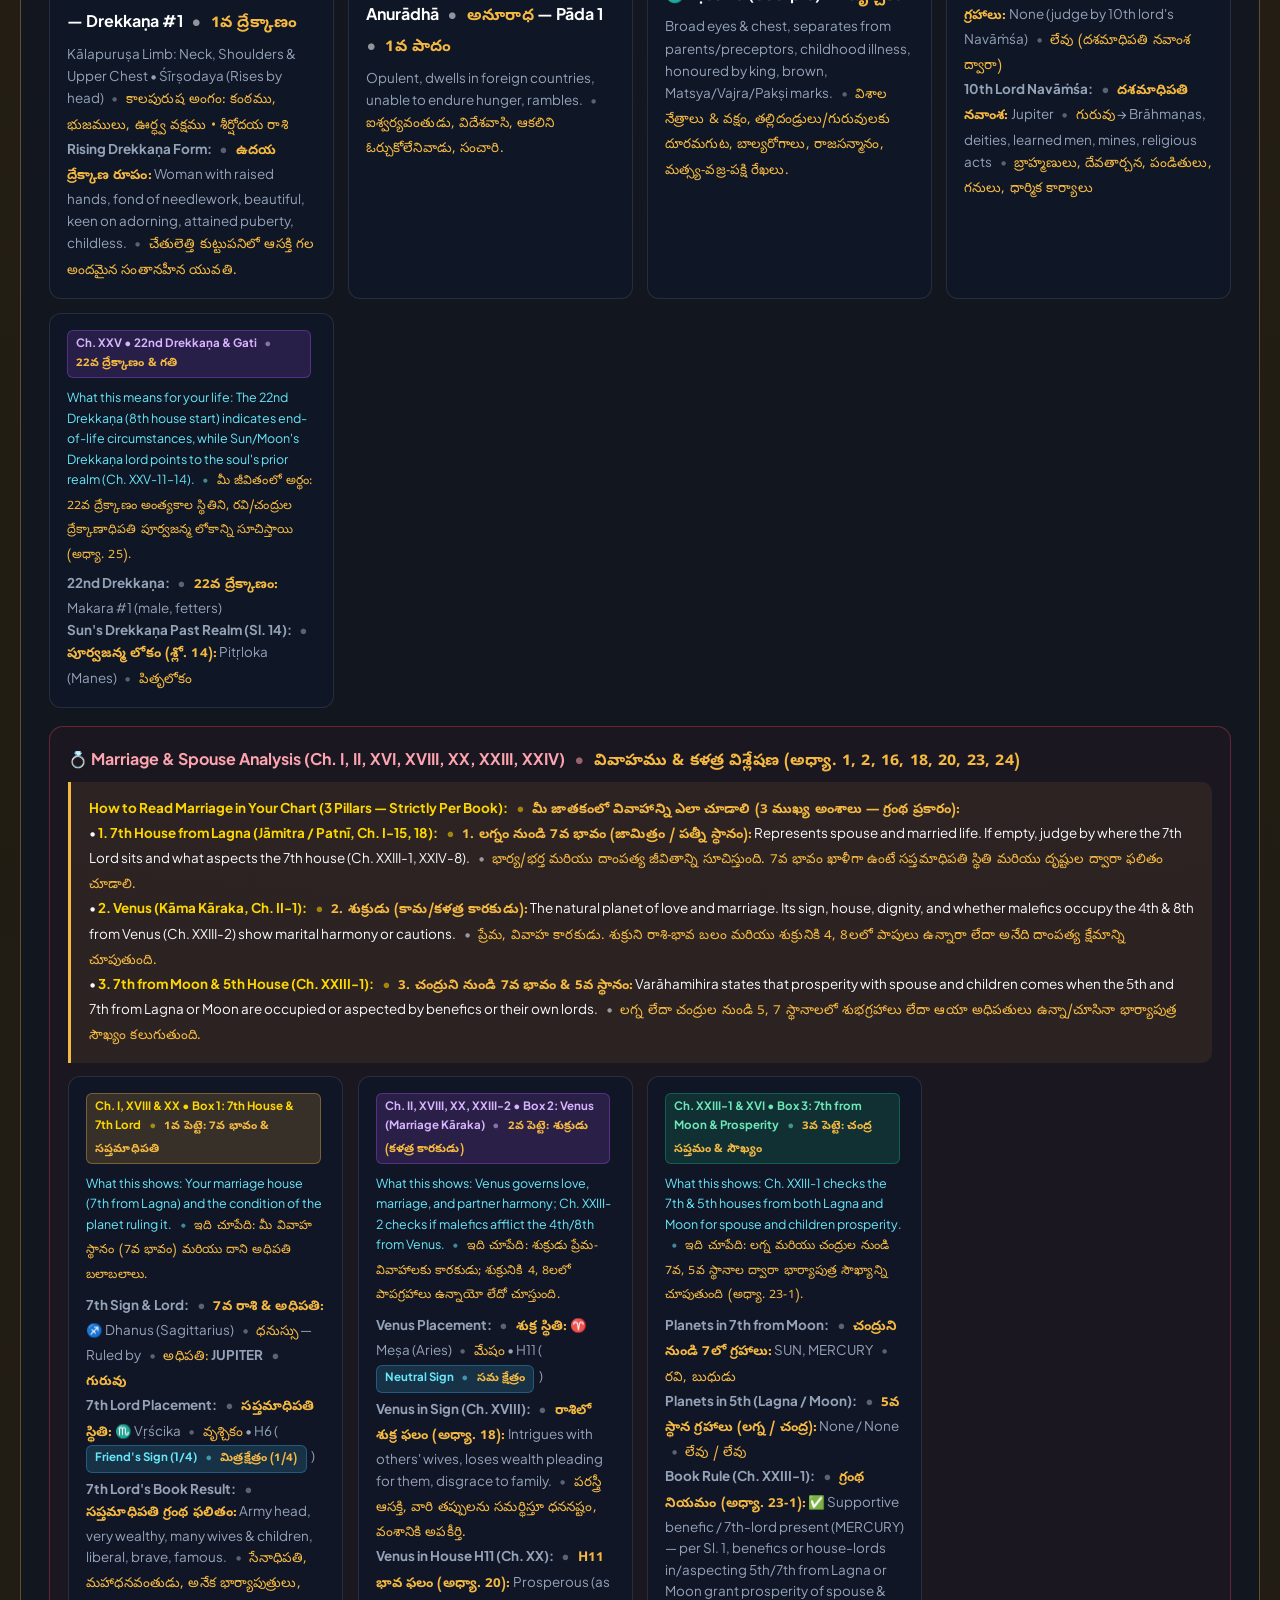
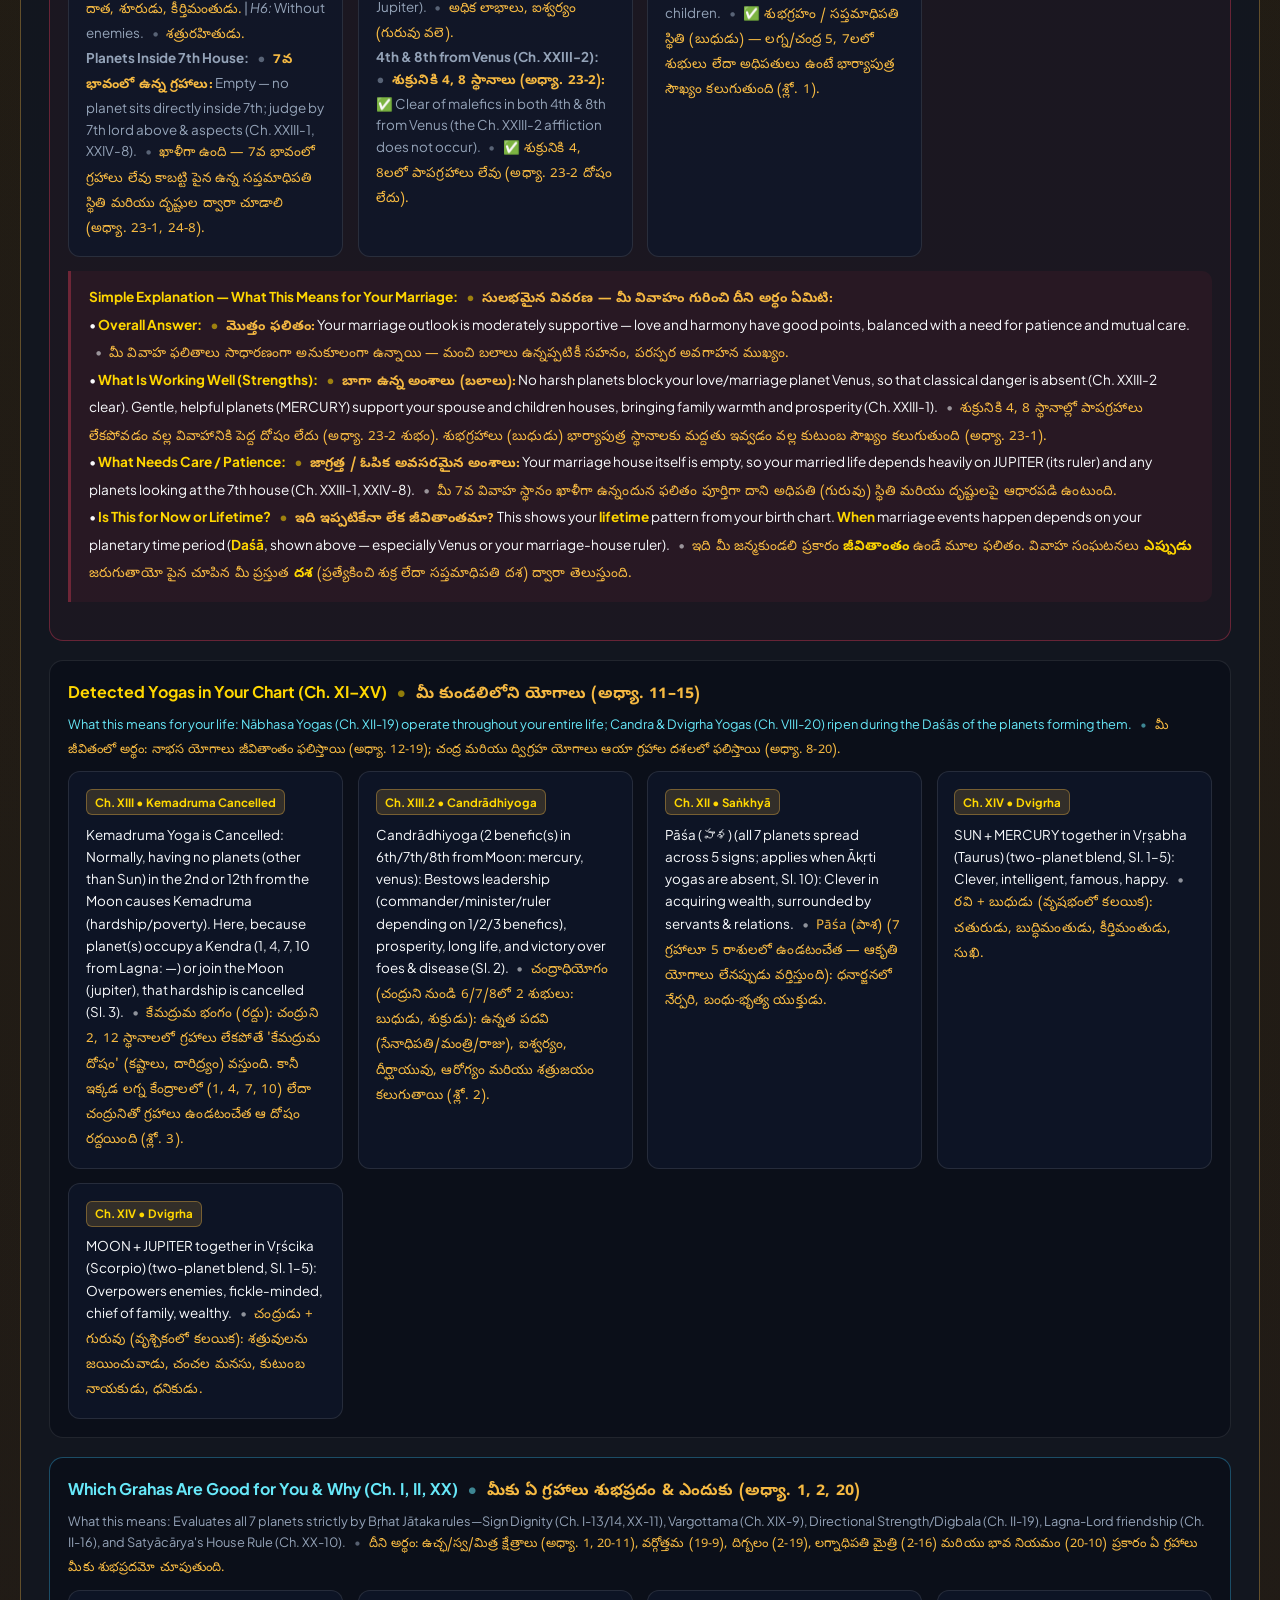
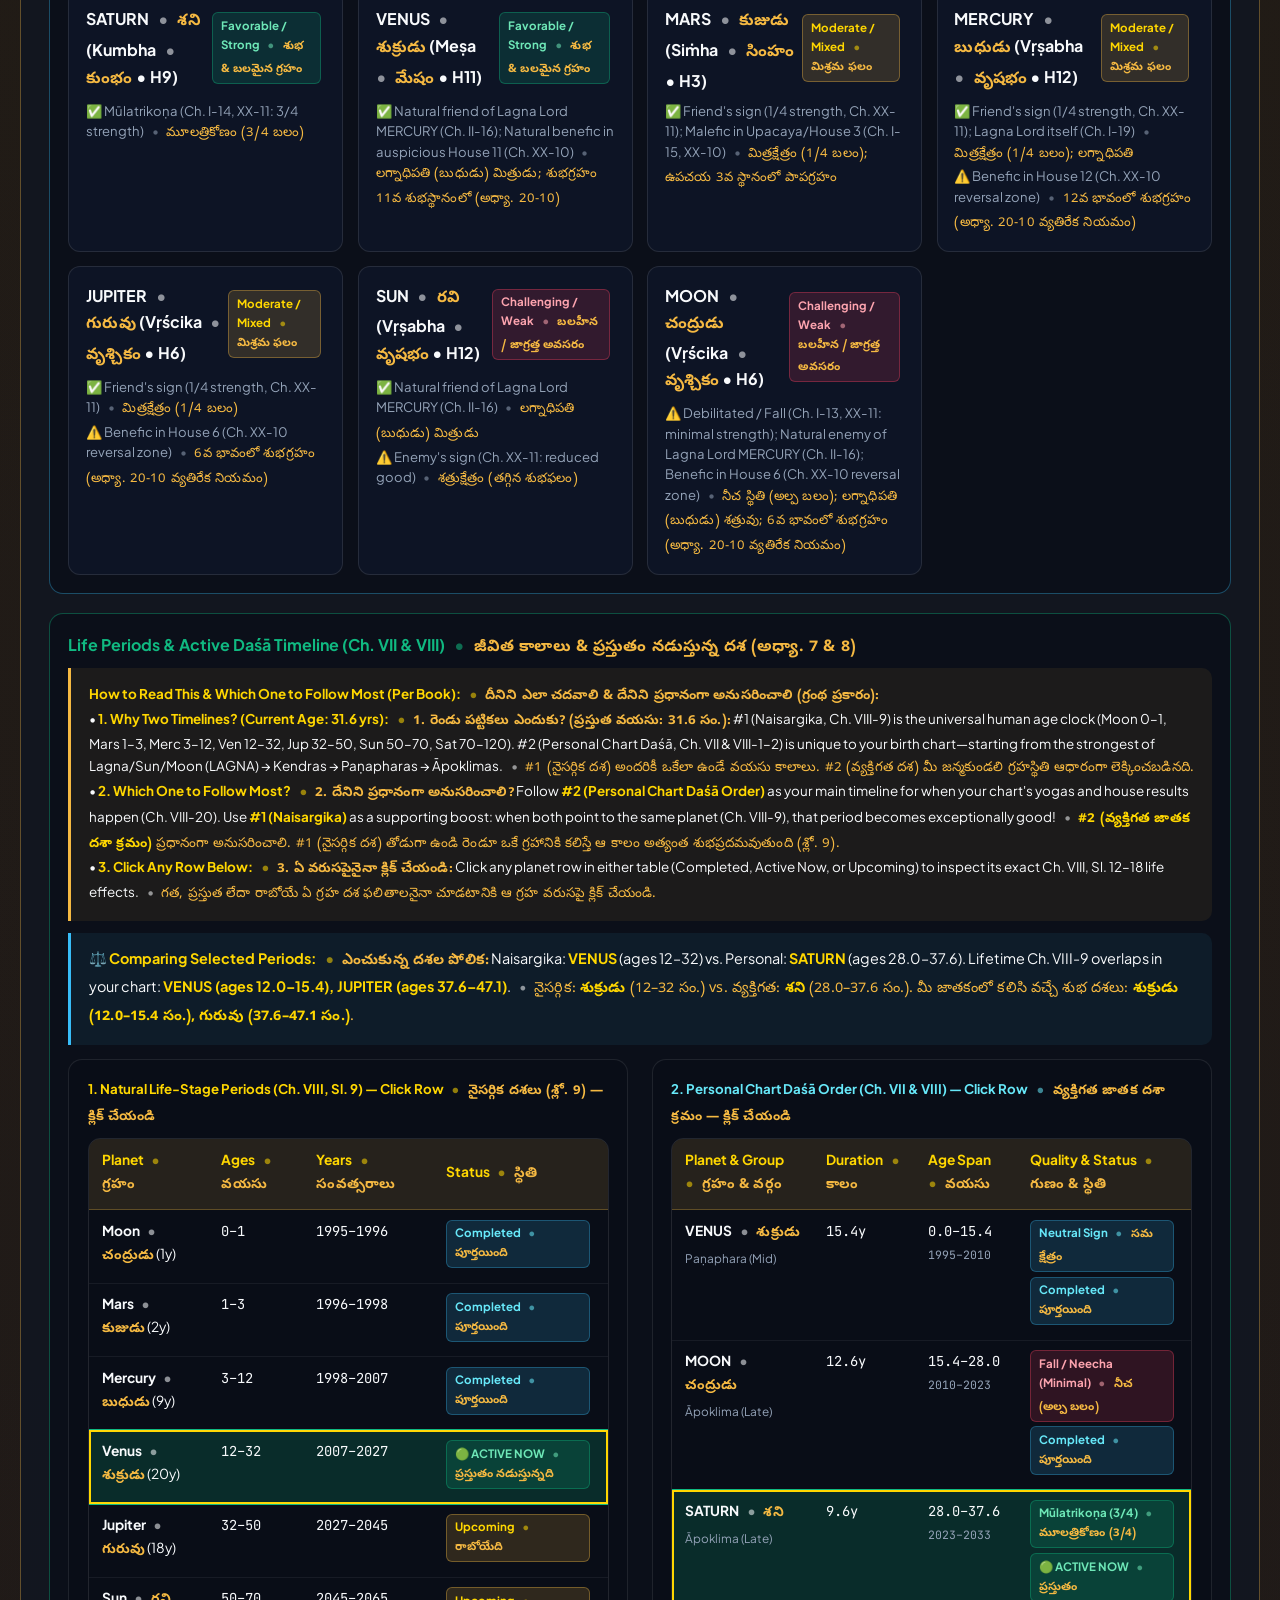
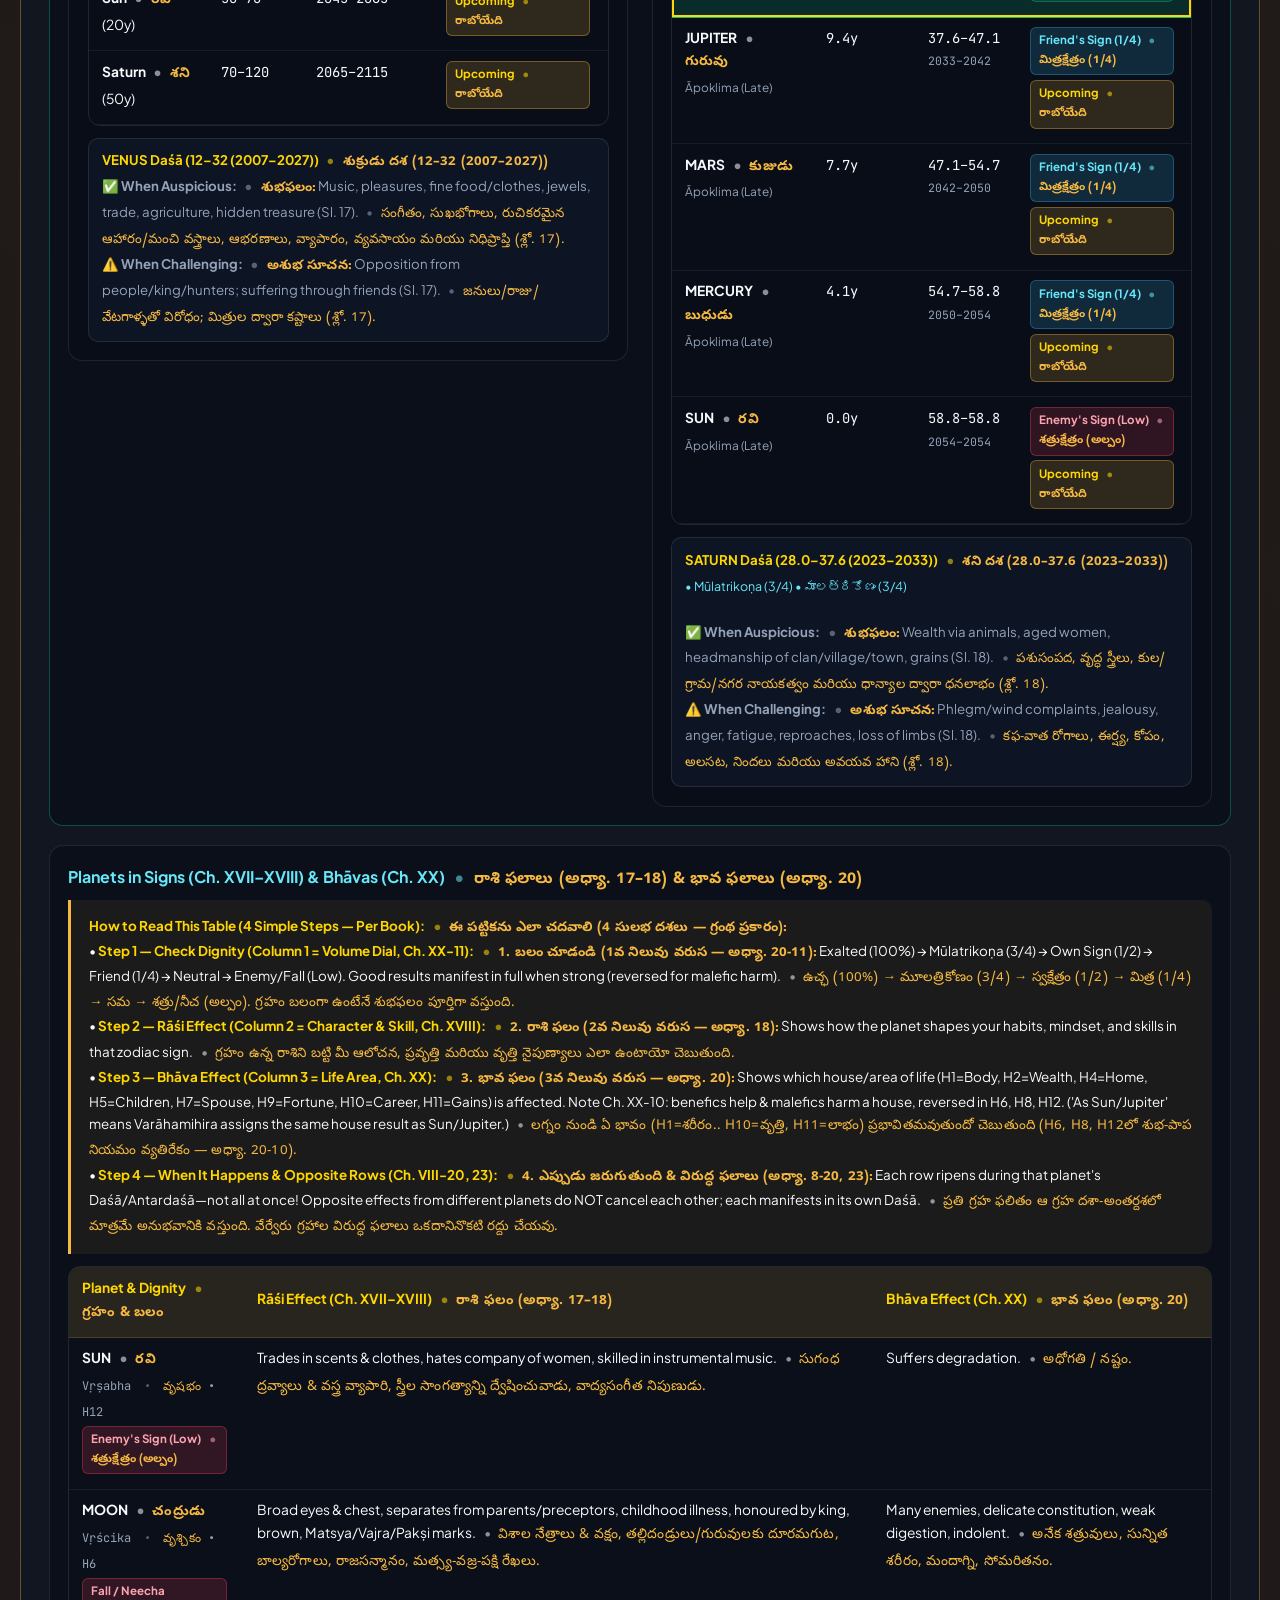
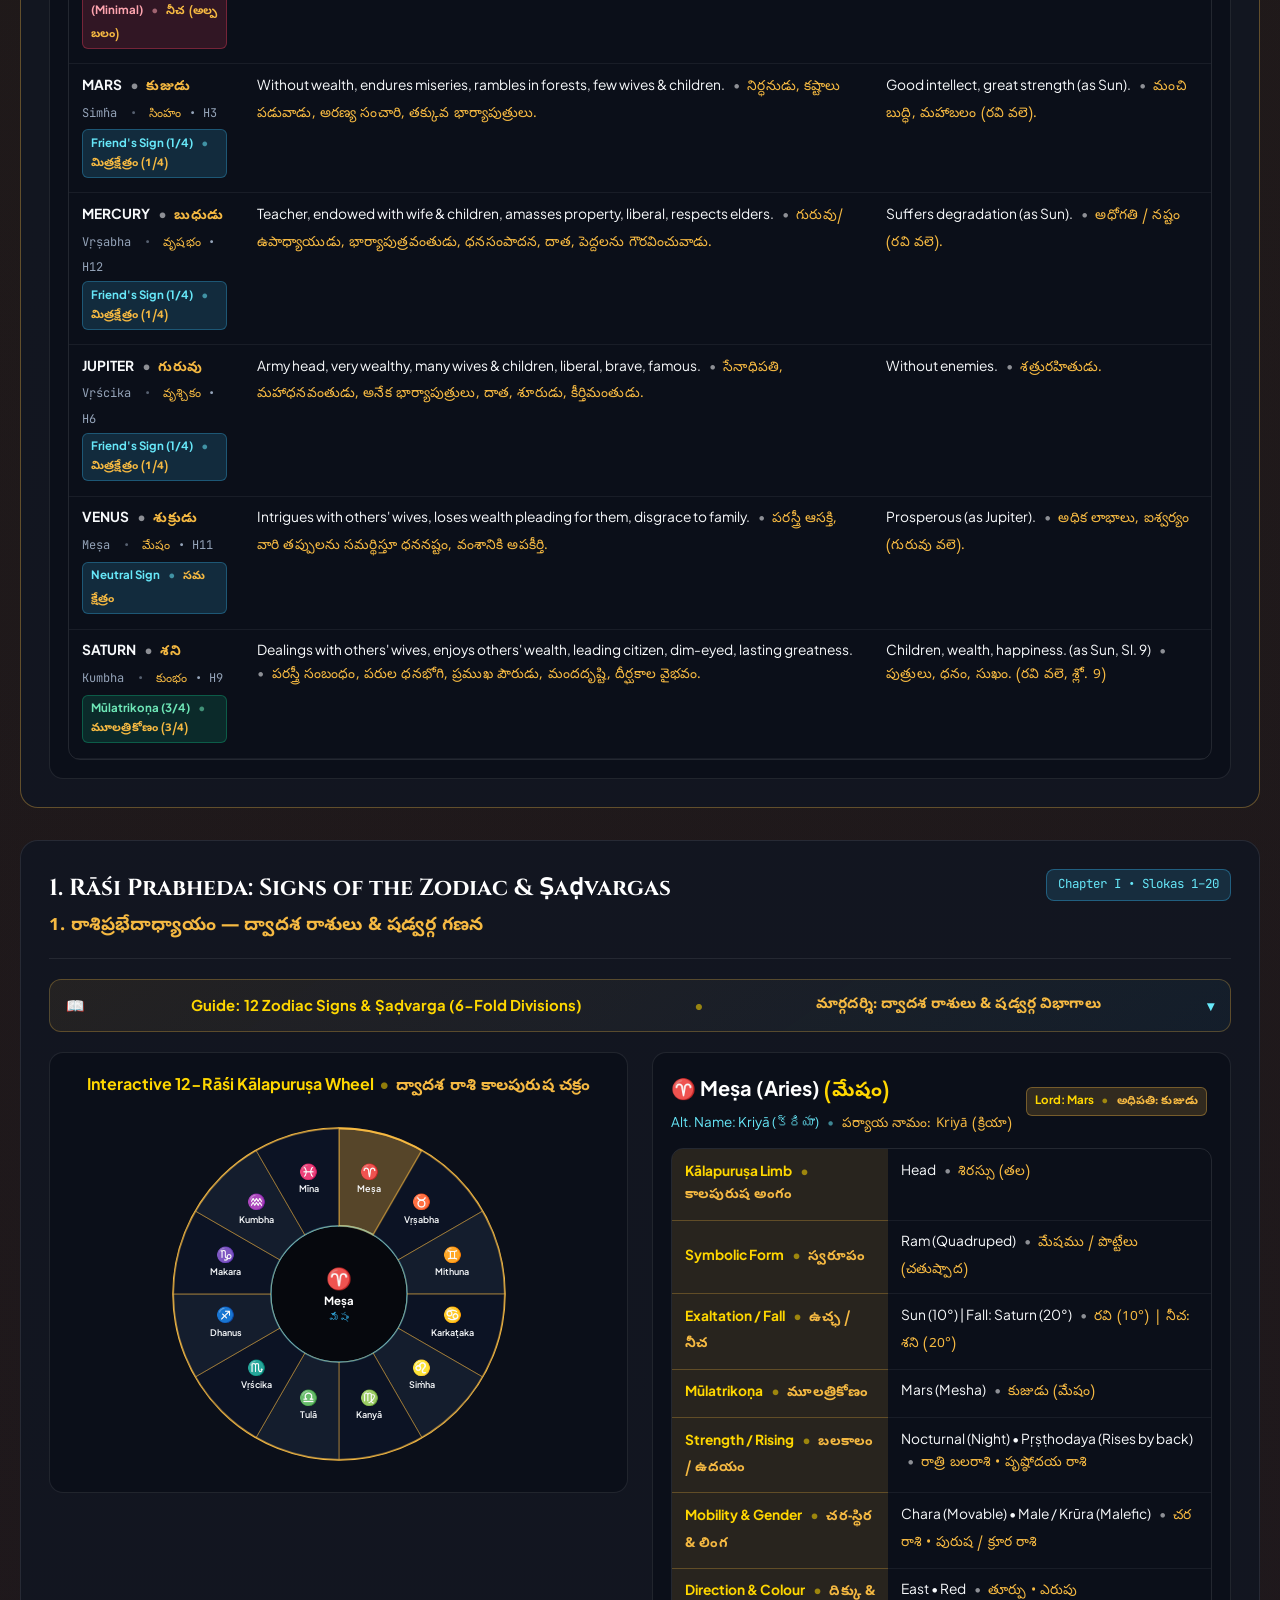
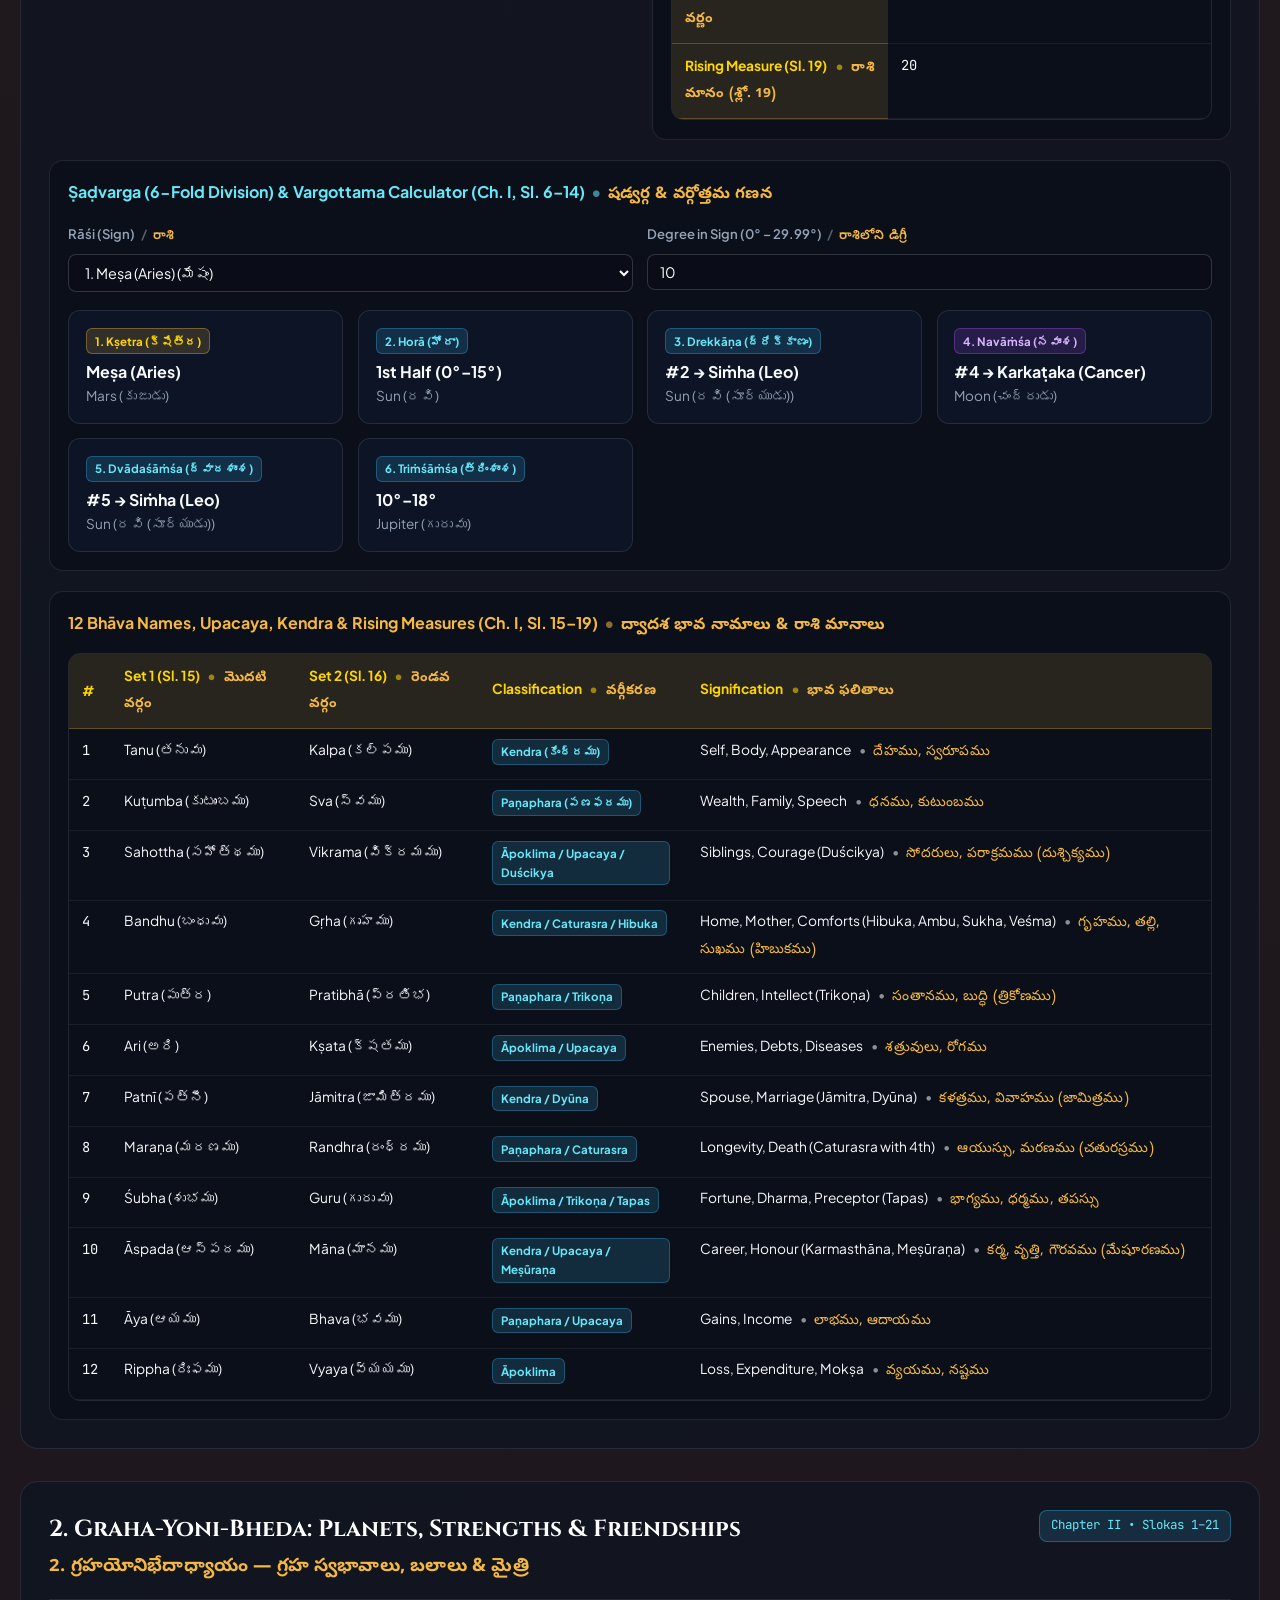
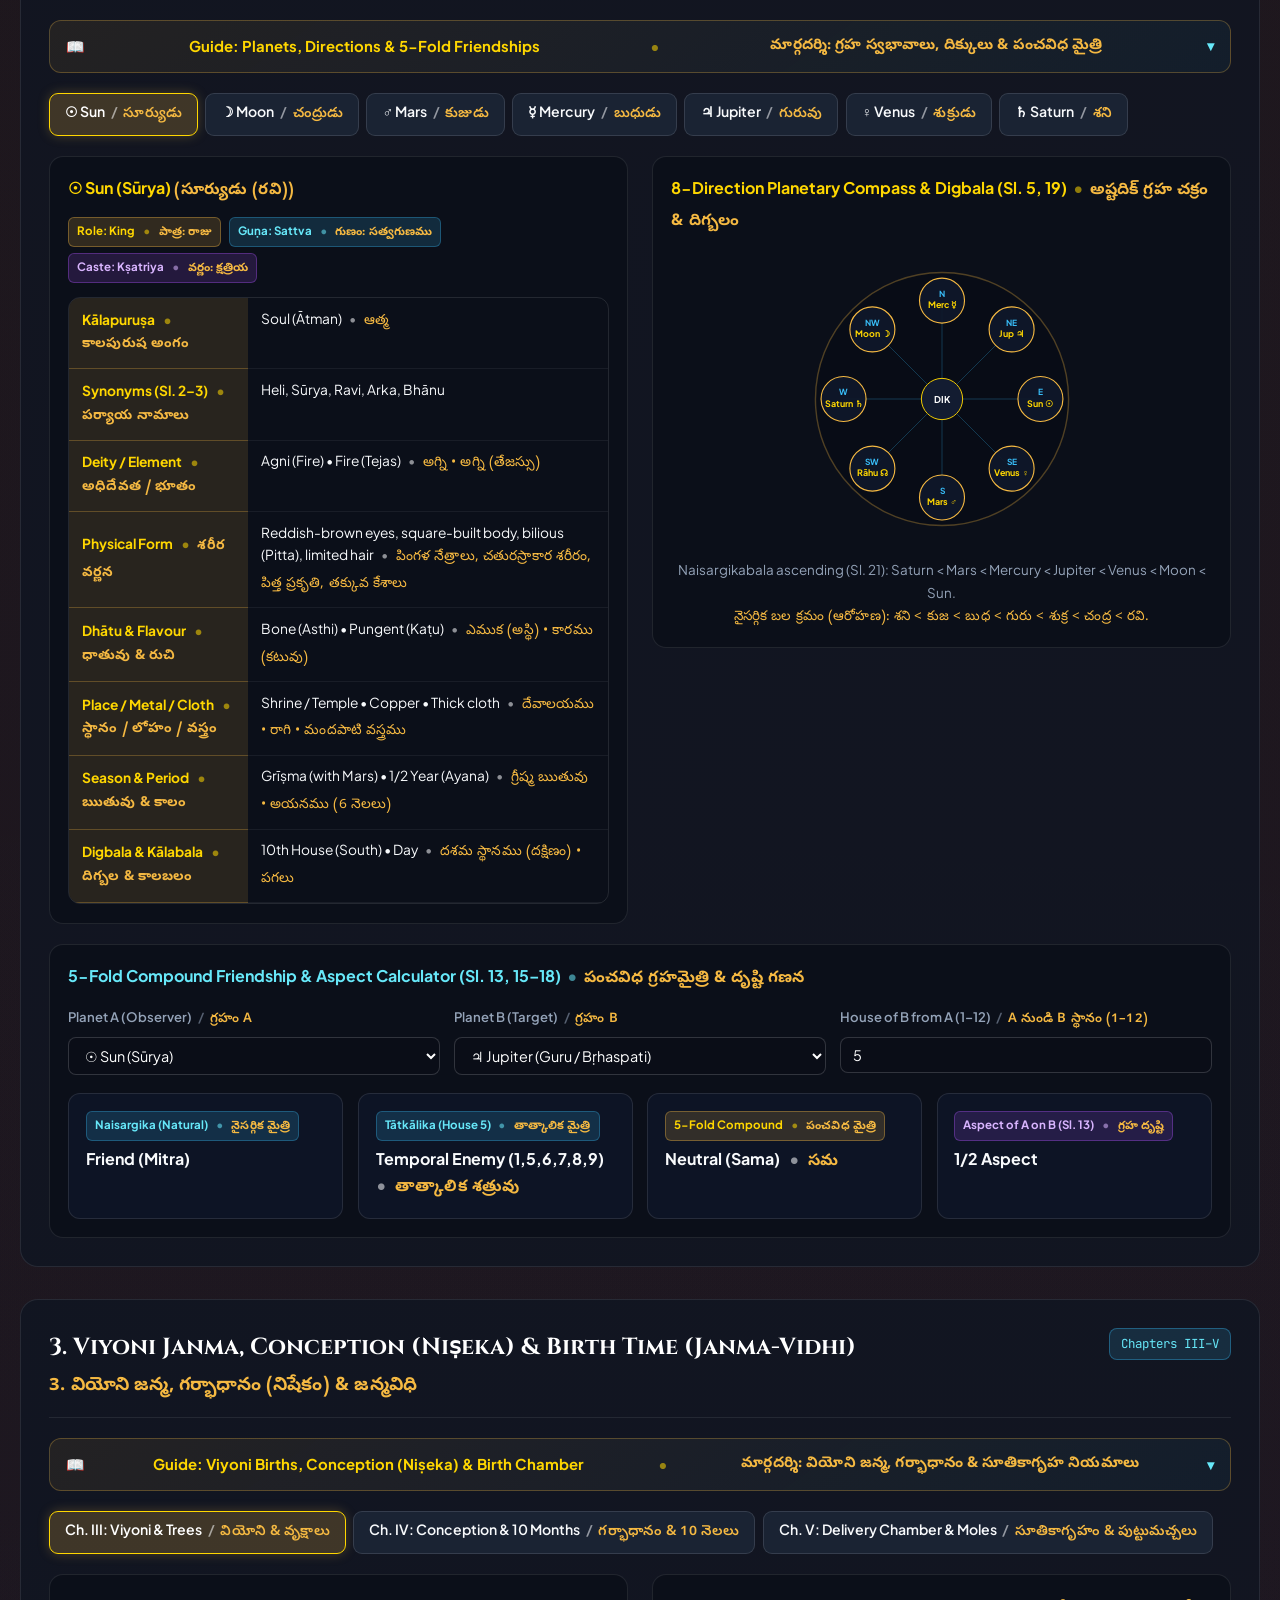
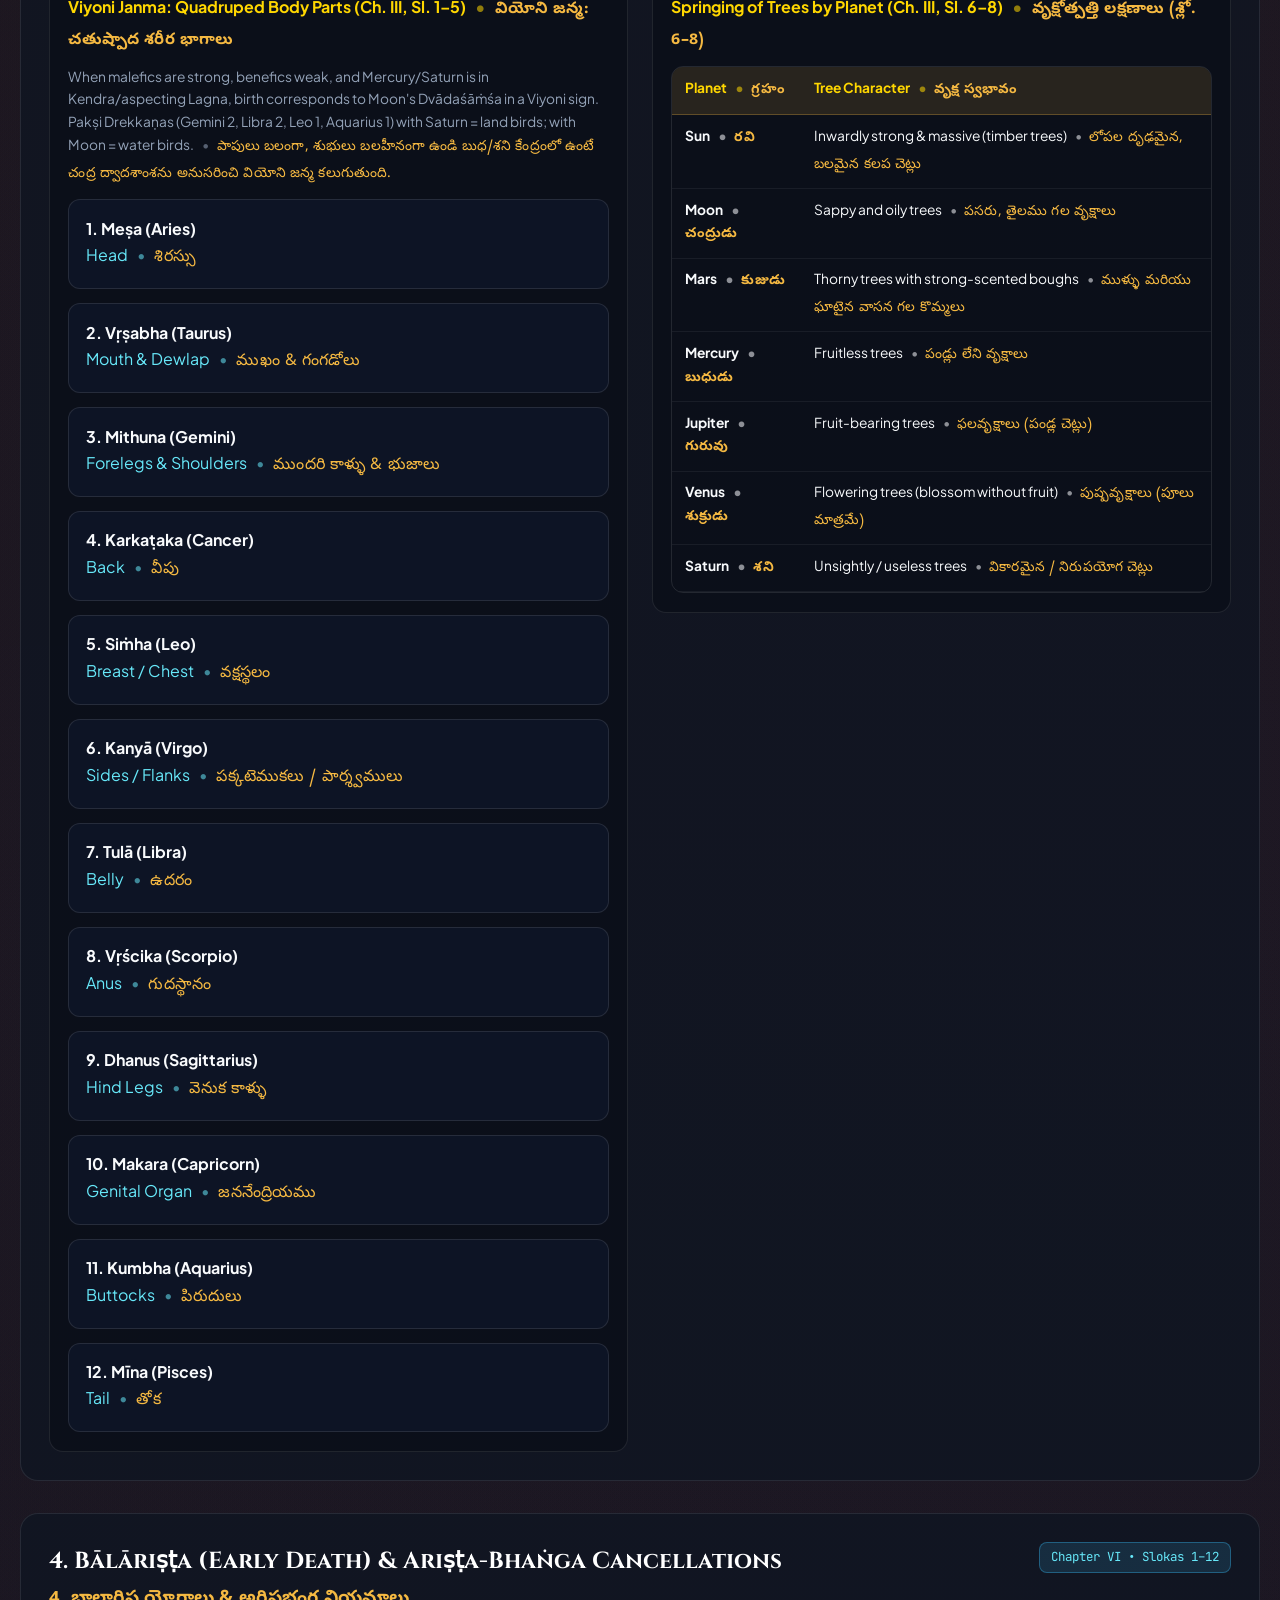
<file: BrihatJataka/index.html>
<!DOCTYPE html>
<html lang="en">
<head>
  <meta charset="UTF-8">
  <meta name="viewport" content="width=device-width, initial-scale=1.0">
  <title>Bṛhat Jātaka (बृहज्जातकम् • బృహజ్జాతకం) — Varāhamihira | Complete Interactive Treatise</title>
  <link rel="icon" type="image/svg+xml" href="favicon.svg">
  <link rel="stylesheet" href="style.css">
  <link rel="preconnect" href="https://fonts.googleapis.com">
  <link rel="preconnect" href="https://fonts.gstatic.com" crossorigin>
  <link href="https://fonts.googleapis.com/css2?family=Cinzel:wght@600;700;800;900&family=Plus+Jakarta+Sans:wght@300;400;500;600;700;800&family=JetBrains+Mono:wght@400;500;600;700&family=Noto+Sans+Telugu:wght@400;600;700;800&display=swap" rel="stylesheet">
</head>
<body data-lang="dual">

  <div class="ambient-glow glow-sun"></div>

  <!-- Sticky Header -->
  <header class="site-header">
    <div class="header-container">
      <div class="logo-area">
        <div class="sun-icon">
          <img src="favicon.svg" alt="Bṛhat Jātaka" width="24" height="24" style="display:block;">
        </div>
        <div class="logo-text">
          <h1>Bṛhat Jātaka</h1>
          <span>బృహజ్జాతకము • Varāhamihira (6th c. CE)</span>
        </div>
      </div>

      <div class="header-controls">
        <div class="lang-segmented" role="group" aria-label="Language Selector">
          <button type="button" class="lang-opt active" data-lang-val="dual" title="Bilingual View (English + తెలుగు)">
            <span class="lang-full">🌐 Dual</span>
            <span class="lang-short">Dual</span>
          </button>
          <button type="button" class="lang-opt" data-lang-val="telugu" title="తెలుగు మాత్రమే">
            <span class="lang-full">తెలుగు</span>
            <span class="lang-short">తెలుగు</span>
          </button>
          <button type="button" class="lang-opt" data-lang-val="english" title="English Only">
            <span class="lang-full">English</span>
            <span class="lang-short">Eng</span>
          </button>
        </div>

        <button id="menuToggle" class="hamburger-btn" aria-label="Toggle Navigation Menu" aria-expanded="false" title="Menu / మెనూ">
          <span class="hamburger-box"><span class="hamburger-inner"></span></span>
        </button>
      </div>
    </div>
  </header>

  <div id="navOverlay" class="nav-overlay" aria-hidden="true"></div>

  <!-- Slide-out Navigation Drawer -->
  <aside id="navDrawer" class="nav-drawer" aria-label="Main Navigation Menu" aria-hidden="true">
    <div class="drawer-header">
      <div class="drawer-title">
        <div class="sun-icon" style="width:34px;height:34px;box-shadow:none;">
          <img src="favicon.svg" alt="Horā" width="20" height="20">
        </div>
        <div>
          <div class="lang-en" style="font-weight:700;color:#fff;font-size:1.02rem;">Bṛhat Jātaka Index</div>
          <div class="lang-te" style="font-weight:700;color:var(--gold-bright);font-size:0.95rem;">బృహజ్జాతక విషయ సూచిక</div>
        </div>
      </div>
      <button id="closeDrawer" class="drawer-close-btn" aria-label="Close Navigation Menu">✕</button>
    </div>

    <nav class="drawer-nav-list">
      <a href="#sec-personal" class="drawer-nav-item active"><span class="drawer-item-icon">🌟</span><span class="drawer-item-text"><span class="lang-en">Personal Birth Chart & Book Reading</span><span class="lang-te">వ్యక్తిగత జన్మకుండలి & ఫలితాలు</span></span></a>
      <a href="#sec-ch1" class="drawer-nav-item"><span class="drawer-item-icon">♈</span><span class="drawer-item-text"><span class="lang-en">1. Zodiacal Signs & Ṣaḍvarga (Ch. I)</span><span class="lang-te">1. రాశిప్రభేదాధ్యాయం & షడ్వర్గ (అధ్యా. 1)</span></span></a>
      <a href="#sec-ch2" class="drawer-nav-item"><span class="drawer-item-icon">🪐</span><span class="drawer-item-text"><span class="lang-en">2. Planets, Strengths & Friendships (Ch. II)</span><span class="lang-te">2. గ్రహయోనిభేదాధ్యాయం & షడ్బల (అధ్యా. 2)</span></span></a>
      <a href="#sec-ch3-5" class="drawer-nav-item"><span class="drawer-item-icon">🌱</span><span class="drawer-item-text"><span class="lang-en">3. Viyoni, Conception & Birth Time (Ch. III–V)</span><span class="lang-te">3. వియోని, నిషేక & జన్మవిధి (అధ్యా. 3–5)</span></span></a>
      <a href="#sec-ch6" class="drawer-nav-item"><span class="drawer-item-icon">🛡️</span><span class="drawer-item-text"><span class="lang-en">4. Bālāriṣṭa & Cancellations (Ch. VI)</span><span class="lang-te">4. బాలారిష్ట & అరిష్టభంగం (అధ్యా. 6)</span></span></a>
      <a href="#sec-ch7" class="drawer-nav-item"><span class="drawer-item-icon">⏳</span><span class="drawer-item-text"><span class="lang-en">5. Āyurdāya Longevity Lab (Ch. VII)</span><span class="lang-te">5. ఆయుర్దాయ గణనాధ్యాయం (అధ్యా. 7)</span></span></a>
      <a href="#sec-ch8" class="drawer-nav-item"><span class="drawer-item-icon">📆</span><span class="drawer-item-text"><span class="lang-en">6. Daśās & Antardaśās Engine (Ch. VIII)</span><span class="lang-te">6. దశాంతర్దశల విభాగం (అధ్యా. 8)</span></span></a>
      <a href="#sec-ch9" class="drawer-nav-item"><span class="drawer-item-icon">🔢</span><span class="drawer-item-text"><span class="lang-en">7. Aṣṭakavarga 336-Bindu Matrix (Ch. IX)</span><span class="lang-te">7. అష్టకవర్గ గణన (అధ్యా. 9)</span></span></a>
      <a href="#sec-ch10-11" class="drawer-nav-item"><span class="drawer-item-icon">👑</span><span class="drawer-item-text"><span class="lang-en">8. Karmajīva & Rājayogas (Ch. X–XI)</span><span class="lang-te">8. కర్మజీవ & రాజయోగాలు (అధ్యా. 10–11)</span></span></a>
      <a href="#sec-ch12" class="drawer-nav-item"><span class="drawer-item-icon">🔷</span><span class="drawer-item-text"><span class="lang-en">9. 32 Nābhasa Yogas Visualizer (Ch. XII)</span><span class="lang-te">9. 32 నాభస యోగాల చిత్రపటం (అధ్యా. 12)</span></span></a>
      <a href="#sec-ch13-15" class="drawer-nav-item"><span class="drawer-item-icon">🌙</span><span class="drawer-item-text"><span class="lang-en">10. Candra, Dvigrha & Pravrajyā (Ch. XIII–XV)</span><span class="lang-te">10. చంద్ర, ద్విగ్రహ & ప్రవ్రజ్యా యోగాలు (అధ్యా. 13–15)</span></span></a>
      <a href="#sec-ch16-18" class="drawer-nav-item"><span class="drawer-item-icon">✨</span><span class="drawer-item-text"><span class="lang-en">11. 27 Nakṣatras & Planets in Signs (Ch. XVI–XVIII)</span><span class="lang-te">11. 27 నక్షత్రాలు & రాశిఫలాలు (అధ్యా. 16–18)</span></span></a>
      <a href="#sec-ch19-21" class="drawer-nav-item"><span class="drawer-item-icon">👁️</span><span class="drawer-item-text"><span class="lang-en">12. Aspects, 12 Bhāvas & Vargas (Ch. XIX–XXI)</span><span class="lang-te">12. దృష్టిఫల, భావ & ఆశ్రయ ఫలాలు (అధ్యా. 19–21)</span></span></a>
      <a href="#sec-ch22-24" class="drawer-nav-item"><span class="drawer-item-icon">⚖️</span><span class="drawer-item-text"><span class="lang-en">13. Prakīrṇa, Aniṣṭa & Strījātaka (Ch. XXII–XXIV)</span><span class="lang-te">13. ప్రకీర్ణ, అనిష్ట & స్త్రీజాతకం (అధ్యా. 22–24)</span></span></a>
      <a href="#sec-marriage" class="drawer-nav-item"><span class="drawer-item-icon">💍</span><span class="drawer-item-text"><span class="lang-en">14. Marriage &amp; Spouse Rules (Ch. XX, XXIII, XXIV)</span><span class="lang-te">14. వివాహ &amp; కళత్ర ఫలితాలు (అధ్యా. 20, 23, 24)</span></span></a>
      <a href="#sec-ch25-26" class="drawer-nav-item"><span class="drawer-item-icon">🧭</span><span class="drawer-item-text"><span class="lang-en">15. Niryāṇa & Naṣṭajātaka Solver (Ch. XXV–XXVI)</span><span class="lang-te">15. నిర్యాణ & నష్టజాతక గణన (అధ్యా. 25–26)</span></span></a>
      <a href="#sec-ch27-28" class="drawer-nav-item"><span class="drawer-item-icon">🎨</span><span class="drawer-item-text"><span class="lang-en">16. 36 Drekkaṇas Gallery & Epilogue (Ch. XXVII–XXVIII)</span><span class="lang-te">16. 36 ద్రేక్కాణ రూపాలు & ఉపసంహారం (అధ్యా. 27–28)</span></span></a>
      <a href="#sec-quiz" class="drawer-nav-item"><span class="drawer-item-icon">🎓</span><span class="drawer-item-text"><span class="lang-en">17. Mastery Assessment Quiz</span><span class="lang-te">17. జ్ఞాన పరీక్ష (క్విజ్)</span></span></a>
    </nav>
  </aside>

  <main class="main-wrap">

    <!-- Hero Banner -->
    <section class="hero-banner">
      <div class="hero-badge">📜 <span class="lang-en">V. Subrahmanya Sastri Edition • All 28 Adhyāyas (588 Pages)</span><span class="dual-sep">•</span><span class="lang-te">వి. సుబ్రహ్మణ్య శాస్త్రి వ్యాఖ్యాన ఆధారితం • 28 అధ్యాయాలు</span></div>
      <h2 class="hero-title">Varāhamihira's Bṛhat Jātaka</h2>
      <div class="hero-subtitle-te">వరాహమిహిరుని బృహజ్జాతకము — సంపూర్ణ హోరా శాస్త్ర ప్రయోగశాల</div>
      <p class="hero-desc">
        <span class="lang-en">The canonical 6th-century CE treatise on Hindu Natal Astrology (<em>Horā Śāstra</em>) composed by Varāhamihira of Avanti (Ujjain). Every rule, planetary table, Āyurdāya formula, Aṣṭakavarga bindu matrix, 32 Nābhasa patterns, Naṣṭajātaka method, and all 36 Drekkaṇas are faithfully rendered here with interactive visualizations and Telugu support.</span>
        <span class="lang-te"><br>అవంతి (ఉజ్జయిని) నివాసియైన ఆచార్య వరాహమిహిరుడు రచించిన ప్రామాణిక హోరా శాస్త్ర గ్రంథము. ఇందులోని 28 అధ్యాయములలోని సమస్త నియమాలు, షడ్వర్గ విభాగాలు, ఆయుర్దాయ గణన, అష్టకవర్గ పట్టికలు, 32 నాభస యోగాలు, నష్టజాతక సూత్రాలు మరియు 36 ద్రేక్కాణ వర్ణనలు తెలుగు మరియు ఆంగ్ల భాషలలో సవివరంగా పొందుపరచబడ్డాయి.</span>
      </p>
      <div class="hero-stats">
        <div class="stat-pill"><div class="val">28</div><div class="lbl"><span class="lang-en">Chapters (Adhyāyas)</span><span class="dual-sep">/</span><span class="lang-te">అధ్యాయాలు</span></div></div>
        <div class="stat-pill"><div class="val">32</div><div class="lbl"><span class="lang-en">Nābhasa Yogas</span><span class="dual-sep">/</span><span class="lang-te">నాభస యోగాలు</span></div></div>
        <div class="stat-pill"><div class="val">336</div><div class="lbl"><span class="lang-en">Aṣṭakavarga Bindus (Ch. IX)</span><span class="dual-sep">/</span><span class="lang-te">అష్టకవర్గ బిందువులు</span></div></div>
        <div class="stat-pill"><div class="val">36</div><div class="lbl"><span class="lang-en">Drekkaṇa Forms</span><span class="dual-sep">/</span><span class="lang-te">ద్రేక్కాణ రూపాలు</span></div></div>
      </div>
    </section>

    <!-- SECTION: Personal Birth Chart & Book Reading -->
    <section id="sec-personal" class="study-section" style="border-color: rgba(245, 185, 66, 0.35);">
      <div class="section-header">
        <div>
          <h3 class="section-title"><span class="lang-en">Personal Birth Chart &amp; Bṛhat Jātaka Reading</span></h3>
          <div class="section-title-te"><span class="lang-te">వ్యక్తిగత జన్మకుండలి &amp; బృహజ్జాతక సంపూర్ణ ఫలితాలు</span></div>
        </div>
        <span class="ch-badge">All 28 Chapters • Live Ephemeris</span>
      </div>

      <div class="control-grid">
        <div class="field-group">
          <label><span class="lang-en">Date of Birth</span><span class="dual-sep">/</span><span class="lang-te">పుట్టిన తేదీ</span></label>
          <input type="date" id="pbDate" value="1995-05-15">
        </div>
        <div class="field-group">
          <label><span class="lang-en">Time of Birth (Local 24h)</span><span class="dual-sep">/</span><span class="lang-te">పుట్టిన సమయం</span></label>
          <input type="time" id="pbTime" value="08:30">
        </div>
        <div class="field-group">
          <label><span class="lang-en">Search City / Town / Village</span><span class="dual-sep">/</span><span class="lang-te">నగరం / గ్రామం వెతకండి</span></label>
          <input type="text" id="pbPlaceSearch" list="pbPlaceDatalist" placeholder="Type village or town (e.g. Ramannapeta, Proddatur...)">
          <datalist id="pbPlaceDatalist"></datalist>
        </div>
        <div class="field-group">
          <label><span class="lang-en">Birth Place Preset (250+ Places)</span><span class="dual-sep">/</span><span class="lang-te">జన్మ స్థలం ఎంచుకోండి</span></label>
          <select id="pbCity"></select>
        </div>
        <div class="field-group">
          <label><span class="lang-en">Gender (for Ch. XXIV)</span><span class="dual-sep">/</span><span class="lang-te">లింగం (స్త్రీజాతకం కొరకు)</span></label>
          <select id="pbGender">
            <option value="male">Male / పురుషుడు</option>
            <option value="female">Female / స్త్రీ</option>
          </select>
        </div>
        <div class="field-group">
          <label><span class="lang-en">Latitude (°N+, °S-)</span><span class="dual-sep">/</span><span class="lang-te">అక్షాంశం</span></label>
          <input type="number" id="pbLat" step="0.01" value="17.39">
        </div>
        <div class="field-group">
          <label><span class="lang-en">Longitude (°E+, °W-)</span><span class="dual-sep">/</span><span class="lang-te">రేఖాంశం</span></label>
          <input type="number" id="pbLon" step="0.01" value="78.49">
        </div>
        <div class="field-group">
          <label><span class="lang-en">Timezone (UTC Offset hrs)</span><span class="dual-sep">/</span><span class="lang-te">సమయ మండలం (IST=5.5)</span></label>
          <input type="number" id="pbTz" step="0.5" value="5.5">
        </div>
      </div>

      <div class="no-print" style="display:flex;gap:0.65rem;flex-wrap:wrap;margin-bottom:0.65rem;">
        <button type="button" class="btn-primary" id="btnGenChart"><span class="lang-en">Generate My Bṛhat Jātaka Reading</span><span class="dual-sep">/</span><span class="lang-te">నా జాతక ఫలితాలు చూపించు</span></button>
        <button type="button" class="btn-secondary" id="btnSyncLabs"><span class="lang-en">Sync Chart to Āyurdāya &amp; Aṣṭakavarga Labs</span><span class="dual-sep">/</span><span class="lang-te">ఆయుర్దాయ &amp; అష్టకవర్గకు పంపించు</span></button>
        <button type="button" class="btn-secondary" id="btnPrintPersonal">🖨️ <span class="lang-en">Print Birth Chart &amp; Reading</span><span class="dual-sep">/</span><span class="lang-te">జాతకం ప్రింట్ చేయి</span></button>
      </div>
      <div class="no-print" style="font-size:0.83rem;color:var(--text-muted);margin-bottom:1.1rem;">
        <span class="lang-en">Don't know your Birth Date or Time?</span><span class="dual-sep">/</span><span class="lang-te">పుట్టిన తేదీ లేదా సమయం తెలియదా?</span>
        <a href="#sec-ch25-26" style="color:var(--gold-bright);font-weight:600;text-decoration:underline;margin-left:0.35rem;">
          <span class="lang-en">Use the Lost Horoscope (Naṣṭajātaka) Finder (Ch. XXVI) ↓</span><span class="dual-sep">/</span><span class="lang-te">నష్టజాతక (పోయిన జాతక) గణన వాడండి ↓</span>
        </a>
      </div>

      <div id="printReportHeader" class="print-only"></div>
      <div id="personalChartOut"></div>
      <div id="printReportFooter" class="print-only">
        <span class="lang-en">Based on Varāhamihira's <em>Bṛhat Jātaka</em> (Ch. I–XXVIII, Lahiri Ayanāṁśa) • AncientWisdom</span>
        <span class="dual-sep"> • </span>
        <span class="lang-te">వరాహమిహిరుని <em>బృహజ్జాతకము</em> ఆధారంగా (అధ్యా. 1–28) • AncientWisdom</span>
      </div>
    </section>

    <!-- SECTION 1: Chapter I -->
    <section id="sec-ch1" class="study-section">
      <div class="section-header">
        <div>
          <h3 class="section-title"><span class="lang-en">1. Rāśi Prabheda: Signs of the Zodiac & Ṣaḍvargas</span></h3>
          <div class="section-title-te"><span class="lang-te">1. రాశిప్రభేదాధ్యాయం — ద్వాదశ రాశులు & షడ్వర్గ గణన</span></div>
        </div>
        <span class="ch-badge">Chapter I • Slokas 1–20</span>
      </div>

      <div class="reader-guide">
        <strong><span class="lang-en">What This Is (Ch. I):</span><span class="dual-sep">/</span><span class="lang-te">గ్రంథ వివరణ (అధ్యా. 1):</span></strong>
        <span class="lang-en"><em>Horā</em> is derived from <em>Ahorātra</em> (day & night) by dropping the first and last letters. Click any of the 12 signs on the interactive Kālapuruṣa wheel below or test any longitude (`0°–30°`) in the Ṣaḍvarga calculator to see its 6 divisions (Kṣetra, Horā, Drekkaṇa, Navāṁśa, Dvādaśāṁśa, Triṁśāṁśa) and Vargottama / Ṛkṣa-Sandhi status.</span>
        <span class="lang-te"><em>అహోరాత్ర</em> పదంలోని మొదటి మరియు చివరి అక్షరాలు లోపించగా <em>హోరా</em> ఏర్పడింది. క్రింది 12 రాశుల చక్రంలో ఏ రాశినైనా క్లిక్ చేసి కాలపురుష అంగాలు, ఉచ్ఛ-నీచ డిగ్రీలు, దిక్కులు చూడండి. అలాగే ఏదైనా డిగ్రీని ఇచ్చి షడ్వర్గ అధిపతులను తెలుసుకోండి.</span>
      </div>

      <div class="split-2">
        <div class="panel-box" style="text-align:center;">
          <h4 style="color:var(--gold-bright);margin-bottom:0.75rem;"><span class="lang-en">Interactive 12-Rāśi Kālapuruṣa Wheel</span><span class="dual-sep">•</span><span class="lang-te">ద్వాదశ రాశి కాలపురుష చక్రం</span></h4>
          <svg id="zodiacWheelSvg" viewBox="0 0 380 380" style="width:100%;max-width:360px;height:auto;margin:0 auto;display:block;"></svg>
        </div>

        <div class="panel-box" id="rasiDetailBox">
          <!-- Populated by JS -->
        </div>
      </div>

      <div class="panel-box" style="margin-top:1.25rem;">
        <h4 style="color:var(--cyan-bright);margin-bottom:0.8rem;"><span class="lang-en">Ṣaḍvarga (6-Fold Division) & Vargottama Calculator (Ch. I, Sl. 6–14)</span><span class="dual-sep">•</span><span class="lang-te">షడ్వర్గ & వర్గోత్తమ గణన</span></h4>
        <div class="control-grid">
          <div class="field-group">
            <label><span class="lang-en">Rāśi (Sign)</span><span class="dual-sep">/</span><span class="lang-te">రాశి</span></label>
            <select id="svRasi"></select>
          </div>
          <div class="field-group">
            <label><span class="lang-en">Degree in Sign (0° – 29.99°)</span><span class="dual-sep">/</span><span class="lang-te">రాశిలోని డిగ్రీ</span></label>
            <input type="number" id="svDeg" min="0" max="29.99" step="0.5" value="10">
          </div>
        </div>
        <div id="svResult"></div>
      </div>

      <div class="panel-box" style="margin-top:1.25rem;">
        <h4 style="color:var(--gold-primary);margin-bottom:0.75rem;"><span class="lang-en">12 Bhāva Names, Upacaya, Kendra & Rising Measures (Ch. I, Sl. 15–19)</span><span class="dual-sep">•</span><span class="lang-te">ద్వాదశ భావ నామాలు & రాశి మానాలు</span></h4>
        <div class="data-table-wrap">
          <table class="bj-table" id="bhavaNamesTable"></table>
        </div>
      </div>
    </section>

    <!-- SECTION 2: Chapter II -->
    <section id="sec-ch2" class="study-section">
      <div class="section-header">
        <div>
          <h3 class="section-title"><span class="lang-en">2. Graha-Yoni-Bheda: Planets, Strengths & Friendships</span></h3>
          <div class="section-title-te"><span class="lang-te">2. గ్రహయోనిభేదాధ్యాయం — గ్రహ స్వభావాలు, బలాలు & మైత్రి</span></div>
        </div>
        <span class="ch-badge">Chapter II • Slokas 1–21</span>
      </div>

      <div class="tab-bar" id="planetTabs"></div>
      <div class="split-2">
        <div class="panel-box" id="planetDetailBox"></div>
        <div class="panel-box">
          <h4 style="color:var(--gold-bright);margin-bottom:0.75rem;"><span class="lang-en">8-Direction Planetary Compass & Digbala (Sl. 5, 19)</span><span class="dual-sep">•</span><span class="lang-te">అష్టదిక్ గ్రహ చక్రం & దిగ్బలం</span></h4>
          <svg id="dirCompassSvg" viewBox="0 0 320 320" style="width:100%;max-width:300px;margin:0 auto;display:block;"></svg>
          <p style="font-size:0.84rem;color:var(--text-muted);margin-top:0.65rem;text-align:center;">
            <span class="lang-en">Naisargikabala ascending (Sl. 21): Saturn &lt; Mars &lt; Mercury &lt; Jupiter &lt; Venus &lt; Moon &lt; Sun.</span><br>
            <span class="lang-te">నైసర్గిక బల క్రమం (ఆరోహణ): శని &lt; కుజ &lt; బుధ &lt; గురు &lt; శుక్ర &lt; చంద్ర &lt; రవి.</span>
          </p>
        </div>
      </div>

      <div class="panel-box" style="margin-top:1.25rem;">
        <h4 style="color:var(--cyan-bright);margin-bottom:0.75rem;"><span class="lang-en">5-Fold Compound Friendship & Aspect Calculator (Sl. 13, 15–18)</span><span class="dual-sep">•</span><span class="lang-te">పంచవిధ గ్రహమైత్రి & దృష్టి గణన</span></h4>
        <div class="control-grid">
          <div class="field-group">
            <label><span class="lang-en">Planet A (Observer)</span><span class="dual-sep">/</span><span class="lang-te">గ్రహం A</span></label>
            <select id="frPlanetA"></select>
          </div>
          <div class="field-group">
            <label><span class="lang-en">Planet B (Target)</span><span class="dual-sep">/</span><span class="lang-te">గ్రహం B</span></label>
            <select id="frPlanetB"></select>
          </div>
          <div class="field-group">
            <label><span class="lang-en">House of B from A (1–12)</span><span class="dual-sep">/</span><span class="lang-te">A నుండి B స్థానం (1–12)</span></label>
            <input type="number" id="frHouseDist" min="1" max="12" value="5">
          </div>
        </div>
        <div id="friendshipResult"></div>
      </div>
    </section>

    <!-- SECTION 3: Chapters III, IV, V -->
    <section id="sec-ch3-5" class="study-section">
      <div class="section-header">
        <div>
          <h3 class="section-title"><span class="lang-en">3. Viyoni Janma, Conception (Niṣeka) & Birth Time (Janma-Vidhi)</span></h3>
          <div class="section-title-te"><span class="lang-te">3. వియోని జన్మ, గర్భాధానం (నిషేకం) & జన్మవిధి</span></div>
        </div>
        <span class="ch-badge">Chapters III–V</span>
      </div>

      <div class="tab-bar" id="ch35Tabs">
        <button class="tab-btn active" data-tab="ch3"><span class="lang-en">Ch. III: Viyoni & Trees</span><span class="dual-sep">/</span><span class="lang-te">వియోని & వృక్షాలు</span></button>
        <button class="tab-btn" data-tab="ch4"><span class="lang-en">Ch. IV: Conception & 10 Months</span><span class="dual-sep">/</span><span class="lang-te">గర్భాధానం & 10 నెలలు</span></button>
        <button class="tab-btn" data-tab="ch5"><span class="lang-en">Ch. V: Delivery Chamber & Moles</span><span class="dual-sep">/</span><span class="lang-te">సూతికాగృహం & పుట్టుమచ్చలు</span></button>
      </div>
      <div id="ch35Content"></div>
    </section>

    <!-- SECTION 4: Chapter VI -->
    <section id="sec-ch6" class="study-section">
      <div class="section-header">
        <div>
          <h3 class="section-title"><span class="lang-en">4. Bālāriṣṭa (Early Death) & Ariṣṭa-Bhaṅga Cancellations</span></h3>
          <div class="section-title-te"><span class="lang-te">4. బాలారిష్ట యోగాలు & అరిష్టభంగ నియమాలు</span></div>
        </div>
        <span class="ch-badge">Chapter VI • Slokas 1–12</span>
      </div>
      <div class="tab-bar" id="ch6Filter">
        <button class="tab-btn active" data-f="all"><span class="lang-en">All 12 Slokas</span><span class="dual-sep">/</span><span class="lang-te">అన్ని 12 శ్లోకాలు</span></button>
        <button class="tab-btn" data-f="arishta"><span class="lang-en">Ariṣṭa Yogas</span><span class="dual-sep">/</span><span class="lang-te">అరిష్ట యోగాలు</span></button>
        <button class="tab-btn" data-f="bhanga"><span class="lang-en">Cancellations</span><span class="dual-sep">/</span><span class="lang-te">అరిష్టభంగం</span></button>
      </div>
      <div class="cards-grid" id="ch6Grid"></div>
    </section>

    <!-- SECTION 5: Chapter VII -->
    <section id="sec-ch7" class="study-section">
      <div class="section-header">
        <div>
          <h3 class="section-title"><span class="lang-en">5. Āyurdāya (Length of Life): Piṇḍa & Satyācārya Aṁśa Lab</span></h3>
          <div class="section-title-te"><span class="lang-te">5. ఆయుర్దాయ గణనాధ్యాయం — పిండాయుర్దాయం & అంశాయుర్దాయం</span></div>
        </div>
        <span class="ch-badge">Chapter VII • Slokas 1–14</span>
      </div>
      <div class="reader-guide">
        <strong><span class="lang-en">Canonical Rule (Ch. VII, Sl. 1–13):</span><span class="dual-sep">/</span><span class="lang-te">శాస్త్ర నియమం (అధ్యా. 7):</span></strong>
        <span class="lang-en">Test Varāhamihira's exact <strong>120 Years, 5 Days</strong> configuration (Sl. 6) or enter custom longitudes. Under <em>Piṇḍāyurdāya</em>, malefics in houses 12..7 lose 1, 1/2, 1/3, 1/4, 1/5, 1/6 (benefics lose half), and per Sl. 13, when multiple reductions apply, <strong>only the single greatest reduction</strong> is taken.</span>
        <span class="lang-te">శ్లోకం 6 లోని ప్రామాణిక <strong>120 సం. 5 రోజుల</strong> పరామాయుః స్థితిని పరీక్షించండి లేదా మీ గ్రహ డిగ్రీలను నమోదు చేయండి. అనేక హరణలు వచ్చినప్పుడు <strong>అత్యధికమైన ఒక్క హరణ మాత్రమే</strong> వర్తిస్తుంది (శ్లో. 13).</span>
      </div>
      <div style="margin-bottom:1rem;display:flex;gap:0.6rem;flex-wrap:wrap;">
        <button class="btn-primary" id="btnLoad120"><span class="lang-en">Load 120y 5d Exaltation Chart (Sl. 6)</span><span class="dual-sep">/</span><span class="lang-te">120 సం. 5 రో. ఆదర్శ చక్రం (శ్లో. 6)</span></button>
      </div>
      <div id="ayurInputs" class="control-grid"></div>
      <div id="ayurResult" class="panel-box" style="margin-top:1rem;"></div>
      <div class="split-2" style="margin-top:1.25rem;">
        <div class="panel-box" id="paramayusBox"></div>
        <div class="panel-box" id="chakrapataBox"></div>
      </div>
    </section>

    <!-- SECTION 6: Chapter VIII -->
    <section id="sec-ch8" class="study-section">
      <div class="section-header">
        <div>
          <h3 class="section-title"><span class="lang-en">6. Daśās & Antardaśās Fraction Engine</span></h3>
          <div class="section-title-te"><span class="lang-te">6. దశాంతర్దశాధ్యాయం — దశా క్రమం & అంతర్దశ గణన</span></div>
        </div>
        <span class="ch-badge">Chapter VIII • Slokas 1–23</span>
      </div>
      <div class="split-2">
        <div class="panel-box">
          <h4 style="color:var(--gold-bright);margin-bottom:0.75rem;"><span class="lang-en">Antardaśā Proportion Calculator (Sl. 3–4)</span><span class="dual-sep">•</span><span class="lang-te">అంతర్దశ భాగ గణన (శ్లో. 3–4)</span></h4>
          <div class="control-grid">
            <div class="field-group">
              <label><span class="lang-en">Main Daśā Years</span><span class="dual-sep">/</span><span class="lang-te">మహాదశా సంవత్సరాలు</span></label>
              <input type="number" id="dasaYears" value="15" min="1" max="50" step="0.5">
            </div>
            <div class="field-group">
              <label><span class="lang-en">Planets Same House (1/2)</span><span class="dual-sep">/</span><span class="lang-te">సహస్థిత గ్రహాలు (1/2)</span></label>
              <input type="number" id="dasaSame" value="1" min="0" max="5">
            </div>
            <div class="field-group">
              <label><span class="lang-en">Planets in 5th/9th (1/3)</span><span class="dual-sep">/</span><span class="lang-te">5/9 స్థాన గ్రహాలు (1/3)</span></label>
              <input type="number" id="dasaTrine" value="1" min="0" max="5">
            </div>
            <div class="field-group">
              <label><span class="lang-en">Planets in 4th/8th (1/4)</span><span class="dual-sep">/</span><span class="lang-te">4/8 స్థాన గ్రహాలు (1/4)</span></label>
              <input type="number" id="dasaQuad" value="1" min="0" max="5">
            </div>
            <div class="field-group">
              <label><span class="lang-en">Planets in 7th (1/7)</span><span class="dual-sep">/</span><span class="lang-te">7వ స్థాన గ్రహాలు (1/7)</span></label>
              <input type="number" id="dasa7th" value="0" min="0" max="5">
            </div>
          </div>
          <div id="dasaCalcOut"></div>
        </div>
        <div class="panel-box" id="dasaQualitiesBox"></div>
      </div>
    </section>

    <!-- SECTION 7: Chapter IX -->
    <section id="sec-ch9" class="study-section">
      <div class="section-header">
        <div>
          <h3 class="section-title"><span class="lang-en">7. Aṣṭakavarga Live Matrix & 336-Bindu Analyzer</span></h3>
          <div class="section-title-te"><span class="lang-te">7. అష్టకవర్గాధ్యాయం — సప్తగ్రహ భిన్నాష్టకవర్గ & సర్వాష్టకవర్గ</span></div>
        </div>
        <span class="ch-badge">Chapter IX • Slokas 1–8</span>
      </div>
      <div class="reader-guide">
        <strong><span class="lang-en">How It Works (Ch. IX, Sl. 1–8):</span><span class="dual-sep">/</span><span class="lang-te">గణనా విధానం (అధ్యా. 9):</span></strong>
        <span class="lang-en">Place the 7 planets and Lagna in any sign (Meṣa=1 to Mīna=12). The engine computes the exact bindus for all 7 Bhinnāṣṭakavargas (Sun 48, Moon 48, Mars 39, Mercury 54, Jupiter 56, Venus 52, Saturn 39 = <strong>336 total bindus</strong> as printed in Ch. IX). Signs with &gt;4 bindus are benefic; &lt;4 are malefic; 4 is neutral.</span>
        <span class="lang-te">లగ్నంతో సహా 7 గ్రహాలను 12 రాశులలో ఉంచితే, గ్రంథంలో చెప్పిన <strong>336 బిందువుల</strong> (రవి 48, చంద్ర 48, కుజ 39, బుధ 54, గురు 56, శుక్ర 52, శని 39) భిన్నాష్టకవర్గ మరియు సర్వాష్టకవర్గ ఫలితాలు తక్షణమే కనిపిస్తాయి.</span>
      </div>
      <div id="avInputs" class="control-grid"></div>
      <div class="tab-bar" id="avPlanetTabs"></div>
      <div class="split-2">
        <div class="panel-box">
          <div id="avSouthChart" class="south-chart"></div>
          <div id="avNoteBox" style="margin-top:0.75rem;font-size:0.85rem;color:var(--text-muted);"></div>
        </div>
        <div class="panel-box">
          <h4 style="color:var(--gold-bright);margin-bottom:0.65rem;"><span class="lang-en">Sarvāṣṭakavarga (Total 336 Bindus Across 12 Signs)</span><span class="dual-sep">•</span><span class="lang-te">సర్వాష్టకవర్గ బిందువుల రేఖాచిత్రం</span></h4>
          <canvas id="avCanvas" class="bj-canvas" width="520" height="270"></canvas>
        </div>
      </div>
    </section>

    <!-- SECTION 8: Chapters X & XI -->
    <section id="sec-ch10-11" class="study-section">
      <div class="section-header">
        <div>
          <h3 class="section-title"><span class="lang-en">8. Karmajīva (Avocation) & Rājayogas</span></h3>
          <div class="section-title-te"><span class="lang-te">8. కర్మజీవ (జీవనోపాధి) & రాజయోగాధ్యాయం</span></div>
        </div>
        <span class="ch-badge">Chapters X–XI</span>
      </div>
      <div class="split-2">
        <div class="panel-box" id="karmaBox"></div>
        <div class="panel-box" id="rajaBox"></div>
      </div>
    </section>

    <!-- SECTION 9: Chapter XII -->
    <section id="sec-ch12" class="study-section">
      <div class="section-header">
        <div>
          <h3 class="section-title"><span class="lang-en">9. The 32 Nābhasa Yogas Visual Pattern Lab</span></h3>
          <div class="section-title-te"><span class="lang-te">9. 32 నాభస యోగాల చక్ర చిత్రపట ప్రయోగశాల</span></div>
        </div>
        <span class="ch-badge">Chapter XII • Slokas 1–19</span>
      </div>
      <div class="tab-bar" id="nabhasaCatTabs">
        <button class="tab-btn active" data-cat="all"><span class="lang-en">All 32</span><span class="dual-sep">/</span><span class="lang-te">అన్నీ (32)</span></button>
        <button class="tab-btn" data-cat="Asraya"><span class="lang-en">3 Āśraya</span><span class="dual-sep">/</span><span class="lang-te">3 ఆశ్రయ</span></button>
        <button class="tab-btn" data-cat="Dala"><span class="lang-en">2 Dala</span><span class="dual-sep">/</span><span class="lang-te">2 దళ</span></button>
        <button class="tab-btn" data-cat="Akriti"><span class="lang-en">20 Ākṛti</span><span class="dual-sep">/</span><span class="lang-te">20 ఆకృతి</span></button>
        <button class="tab-btn" data-cat="Sankhya"><span class="lang-en">7 Saṅkhyā</span><span class="dual-sep">/</span><span class="lang-te">7 సంఖ్యా</span></button>
      </div>
      <div class="split-2">
        <div class="panel-box">
          <div id="nabhasaList" style="max-height:360px;overflow-y:auto;display:flex;flex-direction:column;gap:0.4rem;"></div>
        </div>
        <div class="panel-box">
          <div id="nabhasaChart" class="south-chart"></div>
          <div id="nabhasaDetail" style="margin-top:1rem;"></div>
        </div>
      </div>
    </section>

    <!-- SECTION 10: Chapters XIII, XIV, XV -->
    <section id="sec-ch13-15" class="study-section">
      <div class="section-header">
        <div>
          <h3 class="section-title"><span class="lang-en">10. Candra Yogas, 21 Dvigrha Pairs & Pravrajyā (Ascetic) Yogas</span></h3>
          <div class="section-title-te"><span class="lang-te">10. చంద్ర యోగాలు, ద్విగ్రహ సంయోగాలు & ప్రవ్రజ్యా యోగాలు</span></div>
        </div>
        <span class="ch-badge">Chapters XIII–XV</span>
      </div>
      <div class="tab-bar" id="ch1315Tabs">
        <button class="tab-btn active" data-t="ch13"><span class="lang-en">Ch. XIII: Candra Yogas</span><span class="dual-sep">/</span><span class="lang-te">చంద్ర యోగాలు</span></button>
        <button class="tab-btn" data-t="ch14"><span class="lang-en">Ch. XIV: 21 Planet Pairs</span><span class="dual-sep">/</span><span class="lang-te">21 గ్రహ సంయోగాలు</span></button>
        <button class="tab-btn" data-t="ch15"><span class="lang-en">Ch. XV: Pravrajyā Orders</span><span class="dual-sep">/</span><span class="lang-te">సన్యాస యోగాలు</span></button>
      </div>
      <div id="ch1315Body"></div>
    </section>

    <!-- SECTION 11: Chapters XVI, XVII, XVIII -->
    <section id="sec-ch16-18" class="study-section">
      <div class="section-header">
        <div>
          <h3 class="section-title"><span class="lang-en">11. 27 Nakṣatras & Planets in the 12 Rāśis</span></h3>
          <div class="section-title-te"><span class="lang-te">11. 27 నక్షత్ర ఫలాలు & ద్వాదశ రాశులలో గ్రహ ఫలితాలు</span></div>
        </div>
        <span class="ch-badge">Chapters XVI–XVIII</span>
      </div>
      <div class="tab-bar" id="ch1618Tabs">
        <button class="tab-btn active" data-t="nak"><span class="lang-en">Ch. XVI: 27 Nakṣatras</span><span class="dual-sep">/</span><span class="lang-te">27 నక్షత్రాలు</span></button>
        <button class="tab-btn" data-t="signs"><span class="lang-en">Ch. XVII–XVIII: Planets in 12 Signs</span><span class="dual-sep">/</span><span class="lang-te">రాశులలో గ్రహ ఫలాలు</span></button>
      </div>
      <div id="ch1618Body"></div>
    </section>

    <!-- SECTION 12: Chapters XIX, XX, XXI -->
    <section id="sec-ch19-21" class="study-section">
      <div class="section-header">
        <div>
          <h3 class="section-title"><span class="lang-en">12. Dṛṣṭi-Phala (Aspects), 12 Bhāvas & Āśraya / Vargas</span></h3>
          <div class="section-title-te"><span class="lang-te">12. దృష్టిఫల, ద్వాదశ భావ & ఆశ్రయ/వర్గ ఫలాలు</span></div>
        </div>
        <span class="ch-badge">Chapters XIX–XXI</span>
      </div>
      <div class="tab-bar" id="ch1921Tabs">
        <button class="tab-btn active" data-t="ch19"><span class="lang-en">Ch. XIX: Planetary Aspects</span><span class="dual-sep">/</span><span class="lang-te">గ్రహ దృష్టి ఫలాలు</span></button>
        <button class="tab-btn" data-t="ch20"><span class="lang-en">Ch. XX: 12 Bhāvas</span><span class="dual-sep">/</span><span class="lang-te">ద్వాదశ భావ ఫలాలు</span></button>
        <button class="tab-btn" data-t="ch21"><span class="lang-en">Ch. XXI: Āśraya & Vargas</span><span class="dual-sep">/</span><span class="lang-te">ఆశ్రయ & వర్గ ఫలాలు</span></button>
      </div>
      <div id="ch1921Body"></div>
    </section>

    <!-- SECTION 13: Chapters XXII, XXIII, XXIV -->
    <section id="sec-ch22-24" class="study-section">
      <div class="section-header">
        <div>
          <h3 class="section-title"><span class="lang-en">13. Prakīrṇa, Aniṣṭa Yogas & Strījātaka (Female Horoscopy)</span></h3>
          <div class="section-title-te"><span class="lang-te">13. ప్రకీర్ణ, అనిష్ట యోగాలు & స్త్రీజాతకం</span></div>
        </div>
        <span class="ch-badge">Chapters XXII–XXIV</span>
      </div>
      <div class="tab-bar" id="ch2224Tabs">
        <button class="tab-btn active" data-t="ch24"><span class="lang-en">Ch. XXIV: Strījātaka Matrix</span><span class="dual-sep">/</span><span class="lang-te">స్త్రీజాతక త్రింశాంశ</span></button>
        <button class="tab-btn" data-t="ch23"><span class="lang-en">Ch. XXIII: Aniṣṭa Yogas</span><span class="dual-sep">/</span><span class="lang-te">అనిష్ట యోగాలు</span></button>
        <button class="tab-btn" data-t="ch22"><span class="lang-en">Ch. XXII: Prakīrṇa & Kārakas</span><span class="dual-sep">/</span><span class="lang-te">ప్రకీర్ణ & కారక గ్రహాలు</span></button>
      </div>
      <div id="ch2224Body"></div>
    </section>

    <!-- SECTION: Marriage & Spouse (Ch. I, II, XX, XXIII, XXIV) -->
    <section id="sec-marriage" class="study-section">
      <div class="section-header">
        <div>
          <h3 class="section-title"><span class="lang-en">14. Marriage, Spouse &amp; Married Life (Jāmitra &amp; Strījātaka)</span></h3>
          <div class="section-title-te"><span class="lang-te">14. వివాహము, కళత్ర స్వభావము &amp; దాంపత్య నియమాలు</span></div>
        </div>
        <span class="ch-badge">Chapters I, II, XX, XXIII, XXIV</span>
      </div>
      <div id="marriageSecBody"></div>
    </section>

    <!-- SECTION 14: Chapters XXV & XXVI -->
    <section id="sec-ch25-26" class="study-section">
      <div class="section-header">
        <div>
          <h3 class="section-title"><span class="lang-en">14. Niryāṇa (Death & Gati) & Naṣṭajātaka (Lost Horoscopes)</span></h3>
          <div class="section-title-te"><span class="lang-te">14. నిర్యాణ (మరణ-గతి) & నష్టజాతక గణనా యంత్రం</span></div>
        </div>
        <span class="ch-badge">Chapters XXV–XXVI</span>
      </div>
      <div class="reader-guide">
        <strong><span class="lang-en">What These Are &amp; Why They Matter (Ch. XXV–XXVI):</span><span class="dual-sep">/</span><span class="lang-te">ఇవి ఏమిటి &amp; ఎందుకు ముఖ్యం (అధ్యా. 25–26):</span></strong><br>
        • <strong><span class="lang-en">Niryāṇa (Ch. XXV — Exit &amp; Gati):</span><span class="lang-te">నిర్యాణం (అధ్యా. 25 — మరణం &amp; గతి):</span></strong>
        <span class="lang-en">Examines the <strong>8th house</strong>, the <strong>22nd Drekkaṇa</strong>, and planetary aspects to indicate the circumstances of life's end and the soul's <em>Gati</em> (afterlife direction). <strong>Why important:</strong> While Āyurdāya (Ch. VII) estimates lifespan, Niryāṇa completes the life-cycle study and highlights key 8th-house health/safety cautions.</span>
        <span class="lang-te"><strong>8వ భావం</strong>, <strong>22వ ద్రేక్కాణం</strong> మరియు గ్రహ దృష్టుల ద్వారా ఆయుర్దాయం ముగిసే విధానం మరియు ఆత్మ <em>గతి</em>ని వివరిస్తుంది. <strong>ప్రాముఖ్యత:</strong> ఆయుర్దాయం (అధ్యా. 7) జీవితకాలాన్ని చెబితే, నిర్యాణం జీవిత చక్రం యొక్క అంతిమ దశ మరియు ఆరోగ్య జాగ్రత్తలను పూర్తిగా వివరిస్తుంది.</span><br>
        • <strong><span class="lang-en">Naṣṭajātaka (Ch. XXVI — Lost Horoscopes):</span><span class="lang-te">నష్టజాతకం (అధ్యా. 26 — పోయిన జాతక పునర్నిర్మాణం):</span></strong>
        <span class="lang-en">A mathematical method to <strong>recover a person's birth chart when birth date/time is unknown</strong>, using the query-time Lagna, direction faced, shadow length (<em>Chāyāṅgula</em>), and name syllables (<em>Mātrās</em>). <strong>Why important:</strong> Essential whenever birth records are missing or uncertain.</span>
        <span class="lang-te">పుట్టిన తేదీ లేదా సమయం తెలియని వారి <strong>జన్మ నక్షత్రం మరియు లగ్నాన్ని తిరిగి గణించే</strong> ప్రామాణిక పద్ధతి (ప్రశ్న సమయ లగ్నం, దిక్కు, ఛాయాంగుళాలు, నామ మాత్రల ఆధారంగా). <strong>ప్రాముఖ్యత:</strong> జన్మ వివరాలు లేని వారికి జాతకాన్ని కనుగొనడానికి ఇది కీలకం.</span>
      </div>
      <div class="split-2">
        <div class="panel-box" id="ch25Box"></div>
        <div class="panel-box">
          <h4 style="color:var(--cyan-bright);margin-bottom:0.45rem;"><span class="lang-en">Lost Jātaka Finder — Naṣṭajātaka (Ch. XXVI, Sl. 1–16)</span><span class="dual-sep">•</span><span class="lang-te">నష్టజాతక గణన — పోయిన జాతకం కనుగొనుట (అధ్యా. 26)</span></h4>
          <p style="font-size:0.82rem;color:var(--text-muted);margin-bottom:0.75rem;">
            <span class="lang-en">Enter the moment of asking (or click <em>Use Current Time &amp; Place</em>), direction faced, and name to recover Ayana, Birth Season, Jupiter's sign, and Janma Nakṣatra per Ch. XXVI.</span>
            <span class="lang-te">అడిగే సమయ లగ్నం, దిక్కు మరియు పేరు ఆధారంగా అయనం, ఋతువు, గురు స్థానం మరియు జన్మ నక్షత్రాన్ని కనుగొనండి.</span>
          </p>
          <div style="margin-bottom:0.75rem;">
            <button type="button" class="btn-secondary" id="btnNjNow" style="font-size:0.8rem;padding:0.4rem 0.75rem;">⏱️ <span class="lang-en">Use Current Time &amp; Place (Query Lagna)</span><span class="dual-sep">/</span><span class="lang-te">ప్రస్తుత సమయ లగ్నం వాడు</span></button>
          </div>
          <div class="control-grid">
            <div class="field-group">
              <label><span class="lang-en">1. Rising Sign Right Now (at asking time)</span><span class="dual-sep">/</span><span class="lang-te">1. ప్రశ్న అడిగే సమయ రాశి</span></label>
              <select id="njQuerySign"></select>
              <small style="color:var(--text-muted);font-size:0.74rem;"><span class="lang-en">Auto-filled when you click "Use Current Time &amp; Place" (Ch. XXVI, Sl. 1–2).</span><span class="dual-sep">/</span><span class="lang-te">పై బటన్ నొక్కితే ఇదే నింపబడుతుంది.</span></small>
            </div>
            <div class="field-group">
              <label><span class="lang-en">2. Degree of Rising Sign (0°–30°)</span><span class="dual-sep">/</span><span class="lang-te">2. ఆ రాశిలోని డిగ్రీ (0°–30°)</span></label>
              <input type="number" id="njQueryDeg" value="10" min="0" max="29.99" step="0.5">
              <small style="color:var(--text-muted);font-size:0.74rem;"><span class="lang-en">0°–15° = Jan–Jun birth; 15°–30° = Jul–Dec birth.</span><span class="dual-sep">/</span><span class="lang-te">0°–15° = ఉత్తరాయణం; 15°–30° = దక్షిణాయణం.</span></small>
            </div>
            <div class="field-group">
              <label><span class="lang-en">3. Person's First Name (given by mother)</span><span class="dual-sep">/</span><span class="lang-te">3. వ్యక్తి మొదటి పేరు (తల్లి పెట్టినది)</span></label>
              <input type="text" id="njName" placeholder="e.g. Rama, Sita, Krishna...">
              <small style="color:var(--text-muted);font-size:0.74rem;"><span class="lang-en">Automatically counts vowel beats (Mātrās) below (Sl. 15).</span><span class="dual-sep">/</span><span class="lang-te">పేరు రాస్తే క్రింది మాత్రల సంఖ్య అదే వస్తుంది.</span></small>
            </div>
            <div class="field-group">
              <label><span class="lang-en">4. Name Syllable Beats (Mātrās — auto-filled)</span><span class="dual-sep">/</span><span class="lang-te">4. పేరులోని మాత్రల సంఖ్య</span></label>
              <input type="number" id="njMatras" value="6" min="1" max="60">
              <small style="color:var(--text-muted);font-size:0.74rem;"><span class="lang-en">Short vowel = 1, long vowel = 2 (e.g. Rā-ma = 2+1 = 3).</span><span class="dual-sep">/</span><span class="lang-te">హ్రస్వ అచ్చు = 1, దీర్ఘ అచ్చు = 2.</span></small>
            </div>
            <div class="field-group">
              <label><span class="lang-en">5. Shadow Length Now (finger-widths; 0 if night/indoors)</span><span class="dual-sep">/</span><span class="lang-te">5. ఇప్పుడు నీడ పొడవు (వేళ్లలో; రాత్రి/ఇంట్లో 0)</span></label>
              <input type="number" id="njShadow" value="5" min="0" max="60">
              <small style="color:var(--text-muted);font-size:0.74rem;"><span class="lang-en">Chāyāṅgula: shadow of a 12-finger upright stick in sun; 0 if indoors/night.</span><span class="dual-sep">/</span><span class="lang-te">ఎండలో 12 అంగుళాల కర్ర నీడ పొడవు; రాత్రి/ఇంట్లో 0 వేయండి.</span></small>
            </div>
            <div class="field-group">
              <label><span class="lang-en">6. Which Direction Are You / They Facing Now?</span><span class="dual-sep">/</span><span class="lang-te">6. ఇప్పుడు మీరు ఏ దిక్కు వైపు చూస్తున్నారు?</span></label>
              <select id="njDir"></select>
              <small style="color:var(--text-muted);font-size:0.74rem;"><span class="lang-en">Compass direction the person is facing while asking (Sl. 16).</span><span class="dual-sep">/</span><span class="lang-te">ప్రశ్న అడిగేటప్పుడు ముఖం పెట్టిన దిక్కు.</span></small>
            </div>
            <div class="field-group">
              <label><span class="lang-en">7. How Many Others Are Facing the Same Direction?</span><span class="dual-sep">/</span><span class="lang-te">7. అదే దిక్కు వైపు చూస్తున్న ఇతర వ్యక్తులు ఎంతమంది?</span></label>
              <input type="number" id="njPersons" value="1" min="0" max="50">
              <small style="color:var(--text-muted);font-size:0.74rem;"><span class="lang-en">Other people nearby facing the same way; enter 0 if alone (Sl. 16).</span><span class="dual-sep">/</span><span class="lang-te">అక్కడ అదే దిక్కులో ఉన్న ఇతరుల సంఖ్య (ఒంటరిగా ఉంటే 0).</span></small>
            </div>
          </div>
          <div id="njResult"></div>
          <div class="reader-guide" style="margin-top:0.85rem;margin-bottom:0;font-size:0.82rem;line-height:1.65;">
            <strong><span class="lang-en">How This Is Calculated (Measured Right Now at Asking Time — Ch. XXVI):</span><span class="dual-sep">/</span><span class="lang-te">ఇది ఎలా లెక్కించబడుతుంది (ప్రశ్న అడిగే ప్రస్తుత సమయం ఆధారంగా — అధ్యా. 26):</span></strong><br>
            • <strong><span class="lang-en">When to use:</span><span class="dual-sep">/</span><span class="lang-te">ఎప్పుడు వాడాలి:</span></strong>
            <span class="lang-en">Only when birth date/time is unknown — all inputs are measured <strong>right now</strong> (not at delivery).</span>
            <span class="lang-te">పుట్టిన తేదీ/సమయం తెలియని వారికి మాత్రమే — అన్ని వివరాలు <strong>ఇప్పుడు</strong> (అడిగే సమయంలో) తీసుకోవాలి.</span><br>
            • <strong><span class="lang-en">1) Birth Half-Year (Sl. 1):</span><span class="dual-sep">/</span><span class="lang-te">1) అయనం (శ్లో. 1):</span></strong>
            <span class="lang-en">If the rising sign right now is in <code>0°–15°</code> → <strong>Uttarāyaṇa</strong> (Jan–Jun); if <code>15°–30°</code> → <strong>Dakṣiṇāyana</strong> (Jul–Dec).</span>
            <span class="lang-te">ప్రస్తుత లగ్నం <code>0°–15°</code>లో ఉంటే <strong>ఉత్తరాయణం</strong>; <code>15°–30°</code>లో ఉంటే <strong>దక్షిణాయణం</strong>.</span><br>
            • <strong><span class="lang-en">2) Birth Jupiter &amp; Season (Sl. 2):</span><span class="dual-sep">/</span><span class="lang-te">2) జన్మ గురు &amp; ఋతువు (శ్లో. 2):</span></strong>
            <span class="lang-en">The rising sign's <code>10°</code> slice (1st/2nd/3rd Drekkaṇa) places birth Jupiter in the <strong>1st, 5th, or 9th</strong> sign from it, and that slice's planet gives the birth season (<em>Ṛtu</em>, Ch. II-12).</span>
            <span class="lang-te">ప్రస్తుత లగ్నంలోని <code>10°</code> భాగం (1/2/3 ద్రేక్కాణం) ఆధారంగా గురు రాశి (1, 5, 9) మరియు జన్మ ఋతువు తెలుస్తాయి.</span><br>
            • <strong><span class="lang-en">3) Birth Star by Name (Sl. 15):</span><span class="dual-sep">/</span><span class="lang-te">3) పేరుతో నక్షత్రం (శ్లో. 15):</span></strong>
            <span class="lang-en"><code>(Name Mātrās × 2 + Shadow) mod 27</code>, then count that many stars starting from <strong>Dhaniṣṭhā</strong>.</span>
            <span class="lang-te"><code>(నామ మాత్రలు × 2 + నీడ) ÷ 27 శేషం</code> — ఆ సంఖ్యను <strong>ధనిష్ఠ</strong> నుండి లెక్కిస్తే జన్మ నక్షత్రం వస్తుంది.</span><br>
            • <strong><span class="lang-en">4) Birth Star by Direction (Sl. 16):</span><span class="dual-sep">/</span><span class="lang-te">4) దిక్కుతో నక్షత్రం (శ్లో. 16):</span></strong>
            <span class="lang-en"><code>(Direction Number × 15 + Others Facing Same Way) mod 27</code> (E=2, SE=3, S=14, SW=10, W=15, NW=21, N=9, NE=8), counted from <strong>Dhaniṣṭhā</strong>.</span>
            <span class="lang-te"><code>(దిక్సంఖ్య × 15 + అదే దిక్కు వ్యక్తులు) ÷ 27 శేషం</code> — <strong>ధనిష్ఠ</strong> నుండి లెక్కిస్తే జన్మ నక్షత్రం వస్తుంది.</span>
          </div>
        </div>
      </div>
    </section>

    <!-- SECTION 15: Chapters XXVII & XXVIII -->
    <section id="sec-ch27-28" class="study-section">
      <div class="section-header">
        <div>
          <h3 class="section-title"><span class="lang-en">15. All 36 Drekkaṇas (Decanates) Gallery & Conclusion</span></h3>
          <div class="section-title-te"><span class="lang-te">15. 36 ద్రేక్కాణ స్వరూప చిత్రమాలిక & ఉపసంహారం</span></div>
        </div>
        <span class="ch-badge">Chapters XXVII–XXVIII</span>
      </div>
      <div class="reader-guide">
        <strong><span class="lang-en">What the 36 Drekkaṇas Are &amp; Why They Matter (Ch. XXVII):</span><span class="dual-sep">/</span><span class="lang-te">36 ద్రేక్కాణాలు ఏమిటి &amp; ఎందుకు ముఖ్యం (అధ్యా. 27):</span></strong><br>
        <span class="lang-en">Each of the 12 zodiac signs (<code>30°</code>) is divided into <strong>3 equal <code>10°</code> sections called Drekkaṇas (Decanates)</strong>, giving <code>12 × 3 = 36</code> symbolic forms (Male, Female, Armed/Āyudha, Quadruped, Serpent/Sarpa, Bird/Pakṣin, etc.). <strong>Why important:</strong> Varāhamihira uses these 36 Drekkaṇas across the treatise to judge: (1) the native's <strong>body build, nature &amp; temperament</strong> (from the Lagna Drekkaṇa), (2) <strong>manner of death</strong> (from the 22nd Drekkaṇa, Ch. XXV), (3) <strong>planetary strength</strong> (Ṣaḍvarga, Ch. I–II), and (4) <strong>animal/bird birth &amp; lost-object queries</strong> (Ch. III &amp; XXVII).</span>
        <span class="lang-te">12 రాశులలోని ప్రతి రాశిని (<code>30°</code>) <strong>3 సమాన <code>10°</code> భాగాలుగా</strong> విభజిస్తే వచ్చేవే <strong>36 ద్రేక్కాణాలు</strong> (పురుష, స్త్రీ, ఆయుధ, చతుష్పాద, సర్ప, పక్షి మొదలైన రూపాలు). <strong>ప్రాముఖ్యత:</strong> గ్రంథంలో వీటిని 4 ముఖ్య విషయాలకు ఉపయోగిస్తారు: (1) లగ్న ద్రేక్కాణం ద్వారా <strong>శరీర ఆకృతి &amp; స్వభావం</strong>, (2) 22వ ద్రేక్కాణం ద్వారా <strong>మరణ కారణం</strong> (అధ్యా. 25), (3) <strong>షడ్వర్గ గ్రహ బలం</strong> (అధ్యా. 1–2), మరియు (4) <strong>వియోని జన్మ &amp; చోర/ప్రశ్న శాస్త్రం</strong> (అధ్యా. 3, 27).</span>
      </div>
      <div class="tab-bar" id="drekFilter">
        <button class="tab-btn active" data-t="all"><span class="lang-en">All 36</span><span class="dual-sep">/</span><span class="lang-te">అన్నీ (36)</span></button>
        <button class="tab-btn" data-t="male"><span class="lang-en">Male (23)</span><span class="dual-sep">/</span><span class="lang-te">పురుష</span></button>
        <button class="tab-btn" data-t="female"><span class="lang-en">Female (12)</span><span class="dual-sep">/</span><span class="lang-te">స్త్రీ</span></button>
        <button class="tab-btn" data-t="armed"><span class="lang-en">Armed / Āyudha (11)</span><span class="dual-sep">/</span><span class="lang-te">ఆయుధ</span></button>
        <button class="tab-btn" data-t="quadruped"><span class="lang-en">Quadruped (9)</span><span class="dual-sep">/</span><span class="lang-te">చతుష్పాద</span></button>
        <button class="tab-btn" data-t="serpent"><span class="lang-en">Serpent / Sarpa (5)</span><span class="dual-sep">/</span><span class="lang-te">సర్ప</span></button>
        <button class="tab-btn" data-t="bird"><span class="lang-en">Bird / Pakṣin (4)</span><span class="dual-sep">/</span><span class="lang-te">పక్షి</span></button>
      </div>
      <div class="cards-grid" id="drekGrid"></div>
      <div class="panel-box" style="margin-top:1.25rem;" id="ch28Box"></div>
    </section>

    <!-- SECTION 16: Mastery Quiz -->
    <section id="sec-quiz" class="study-section">
      <div class="section-header">
        <div>
          <h3 class="section-title"><span class="lang-en">16. Bṛhat Jātaka Mastery Assessment</span></h3>
          <div class="section-title-te"><span class="lang-te">16. బృహజ్జాతక జ్ఞాన పరీక్ష</span></div>
        </div>
        <span class="ch-badge">12 Questions</span>
      </div>
      <div id="quizBox"></div>
    </section>

  </main>

  <footer class="site-footer">
    <div style="margin-bottom: 1.25rem;">
      <a href="../index.html" class="btn-ghost" style="display: inline-flex; align-items: center; gap: 0.5rem; border: 1px solid rgba(245, 185, 66, 0.45); color: #fff; padding: 0.65rem 1.5rem; border-radius: 30px; text-decoration: none; font-weight: 600; font-size: 0.92rem; background: rgba(245, 185, 66, 0.12);">
        <span class="lang-en">← Go to AncientWisdom Portal (प्राचीन ज्ञानम् • ప్రాచీన జ్ఞానము)</span>
        <span class="lang-te">← ప్రాచీన జ్ఞానము పోర్టల్ కు వెళ్ళండి (AncientWisdom Portal)</span> 🏛️
      </a>
    </div>
    <p>
      <span class="lang-en">Based strictly on <strong>Varāhamihira's Bṛhat Jātaka</strong> (V. Subrahmanya Sastri's English Translation, 2nd Ed. 1996).</span>
      <span class="dual-sep">•</span>
      <span class="lang-te">ఆచార్య వరాహమిహిరుని <strong>బృహజ్జాతకము</strong> (28 అధ్యాయములు) ఆధారంగా రూపొందించబడినది.</span>
    </p>
  </footer>

  <script src="data_part1.js"></script>
  <script src="data_part2.js"></script>
  <script src="data_part3.js"></script>
  <script src="data_te_extra.js"></script>
  <script src="places.js"></script>
  <script src="ephemeris.js"></script>
  <script src="guides.js"></script>
  <script src="brihat_jataka.js"></script>
</body>
</html>
</file>
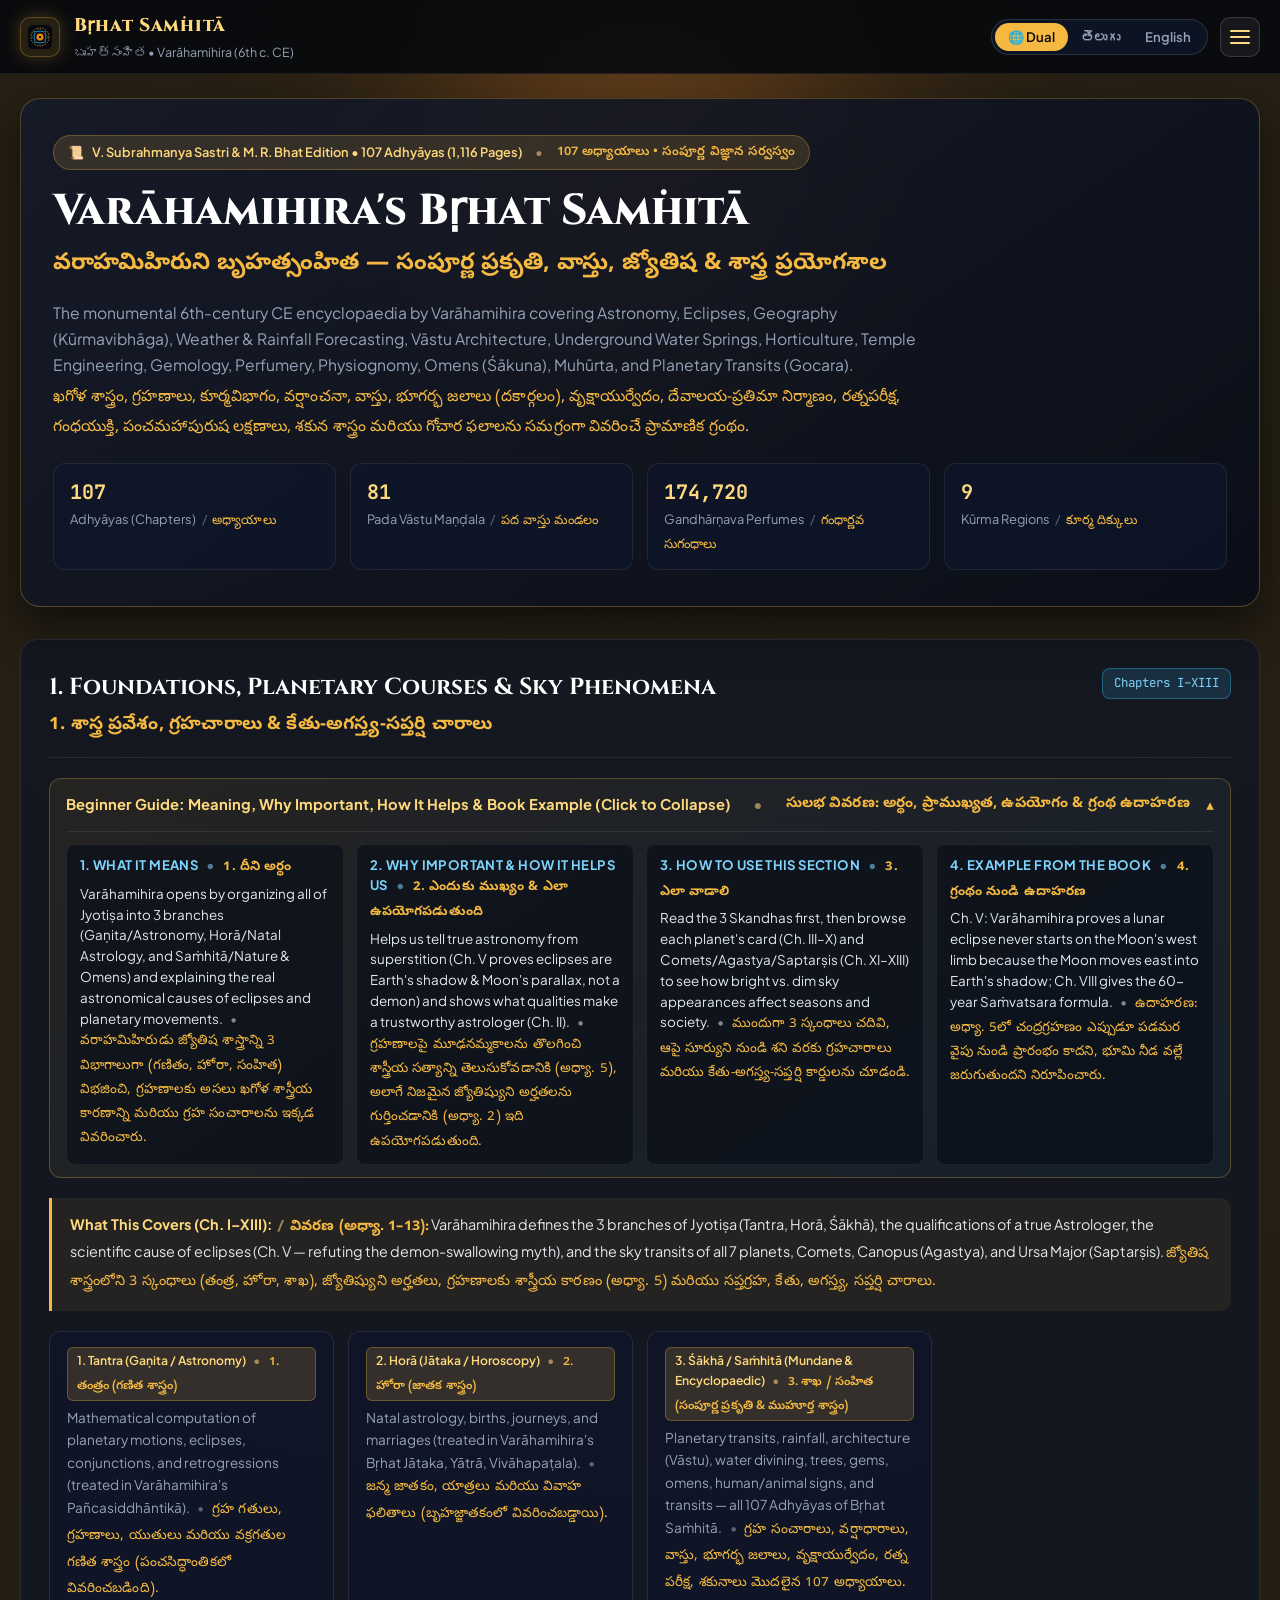
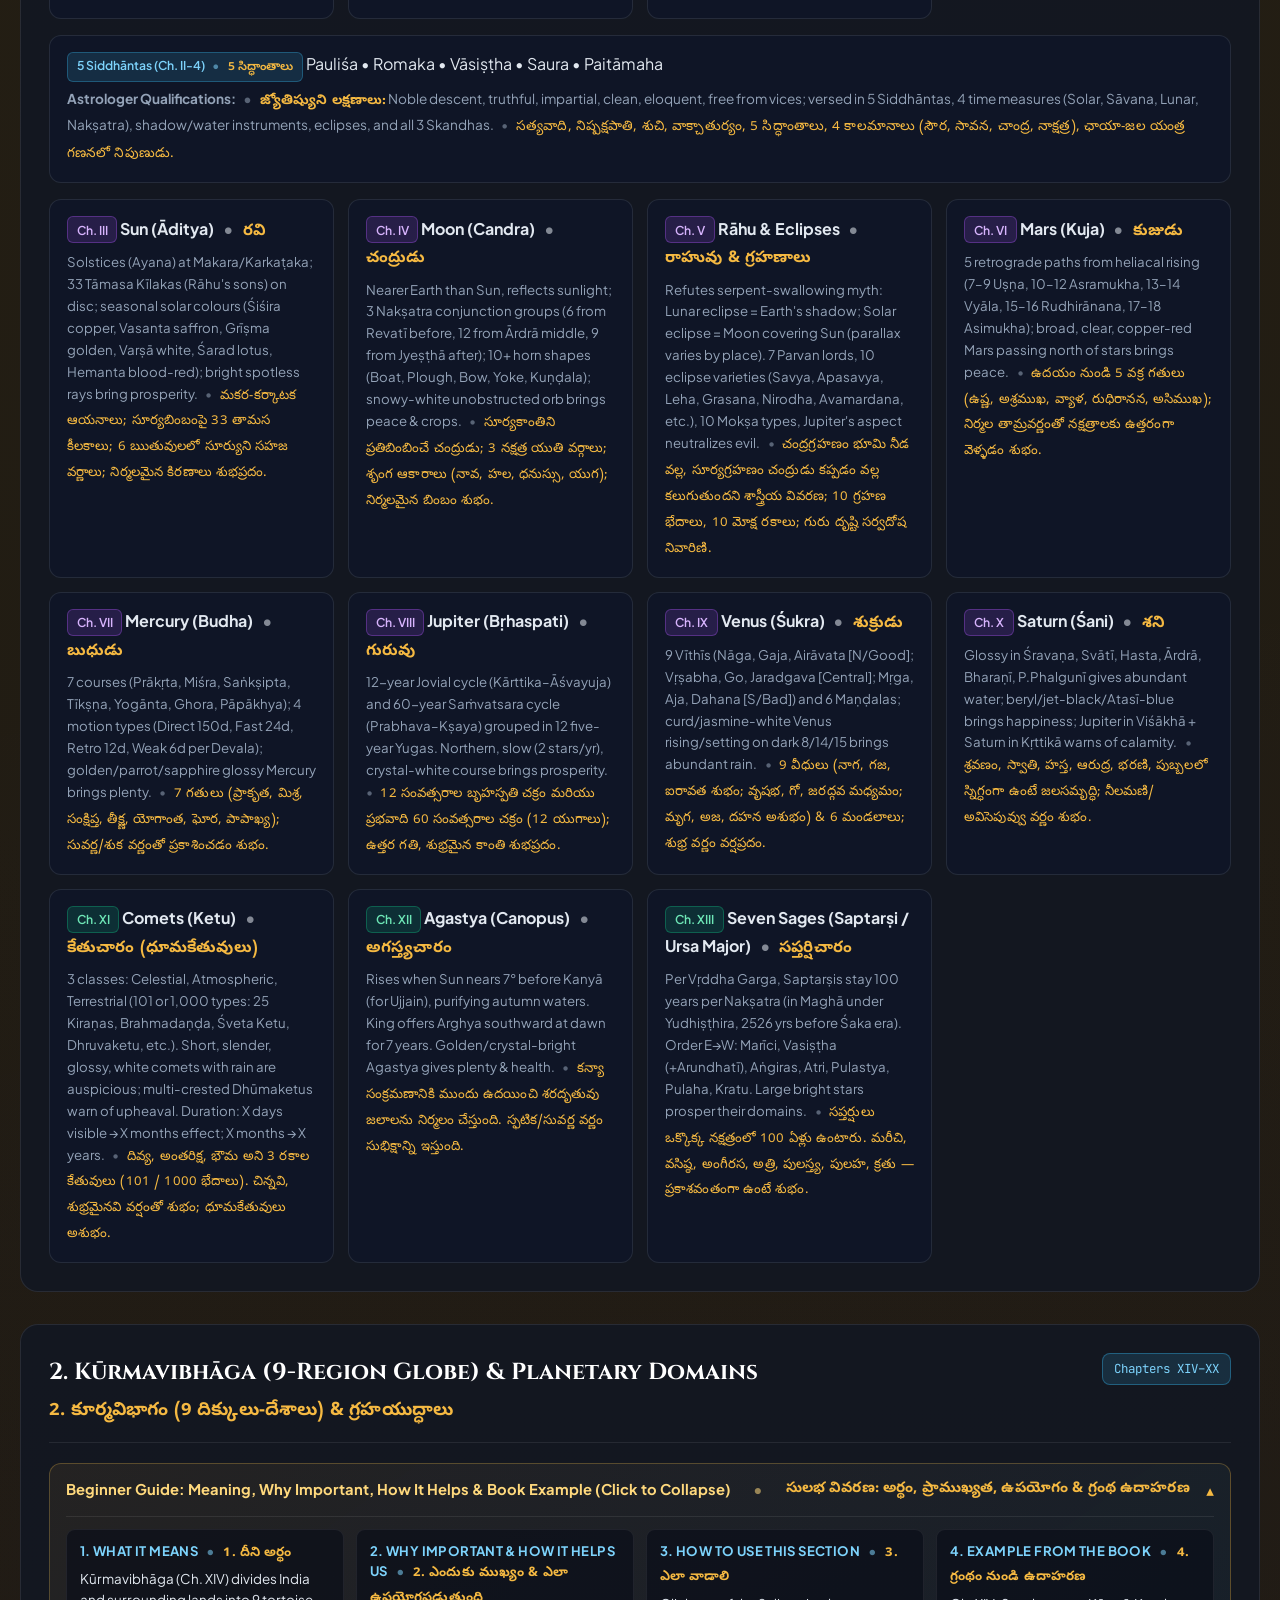
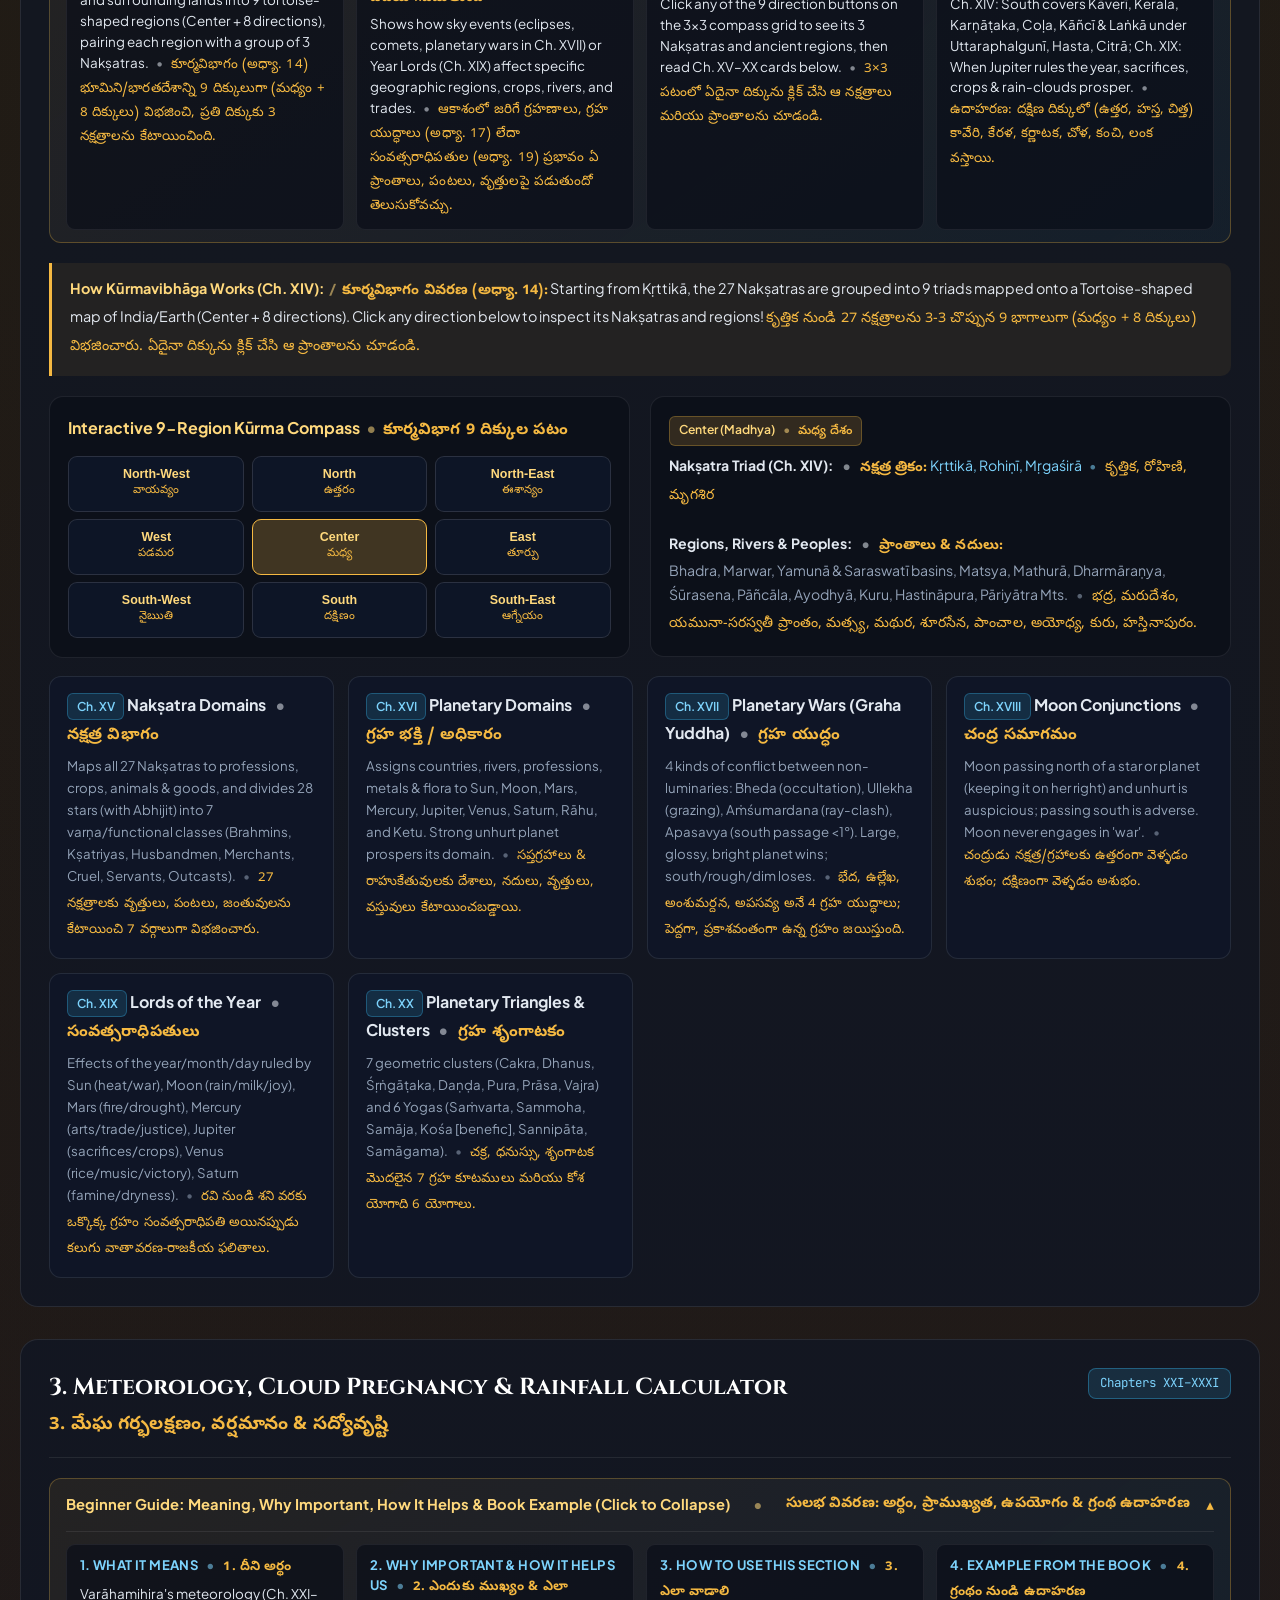
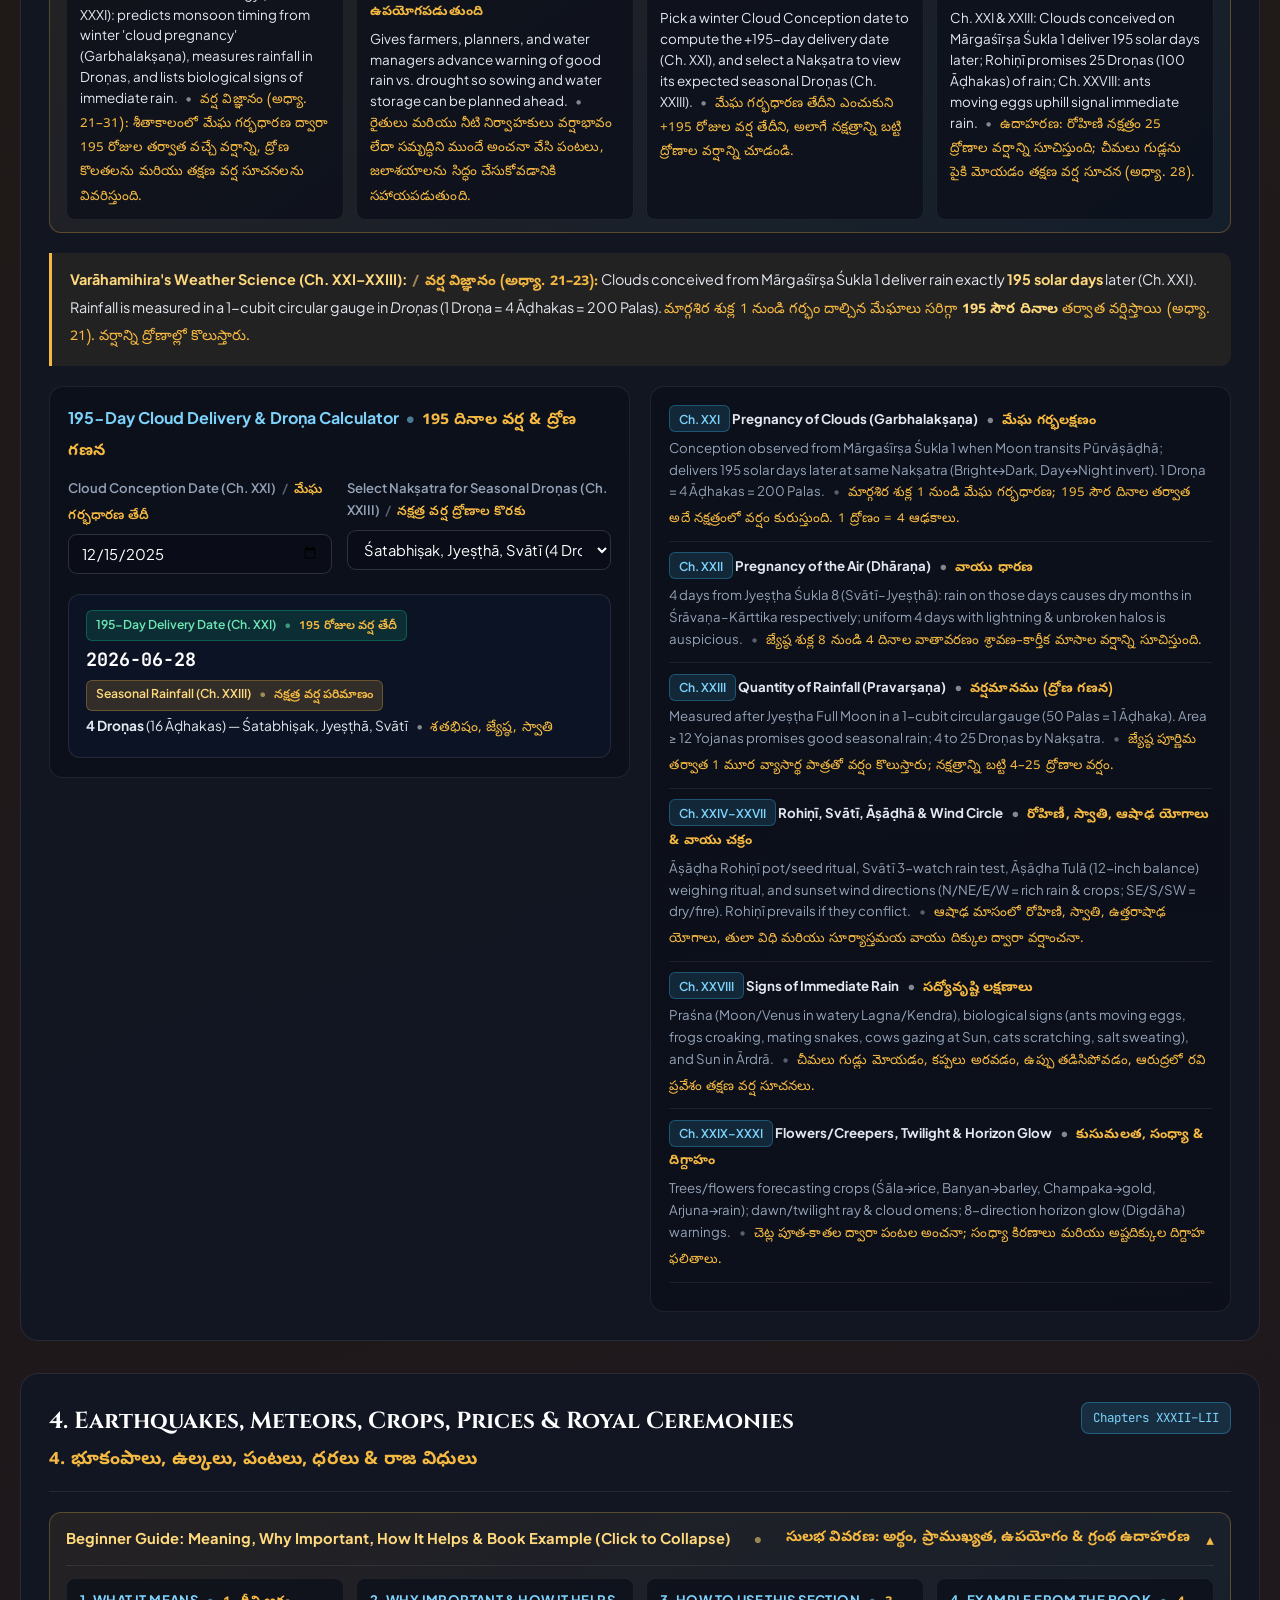
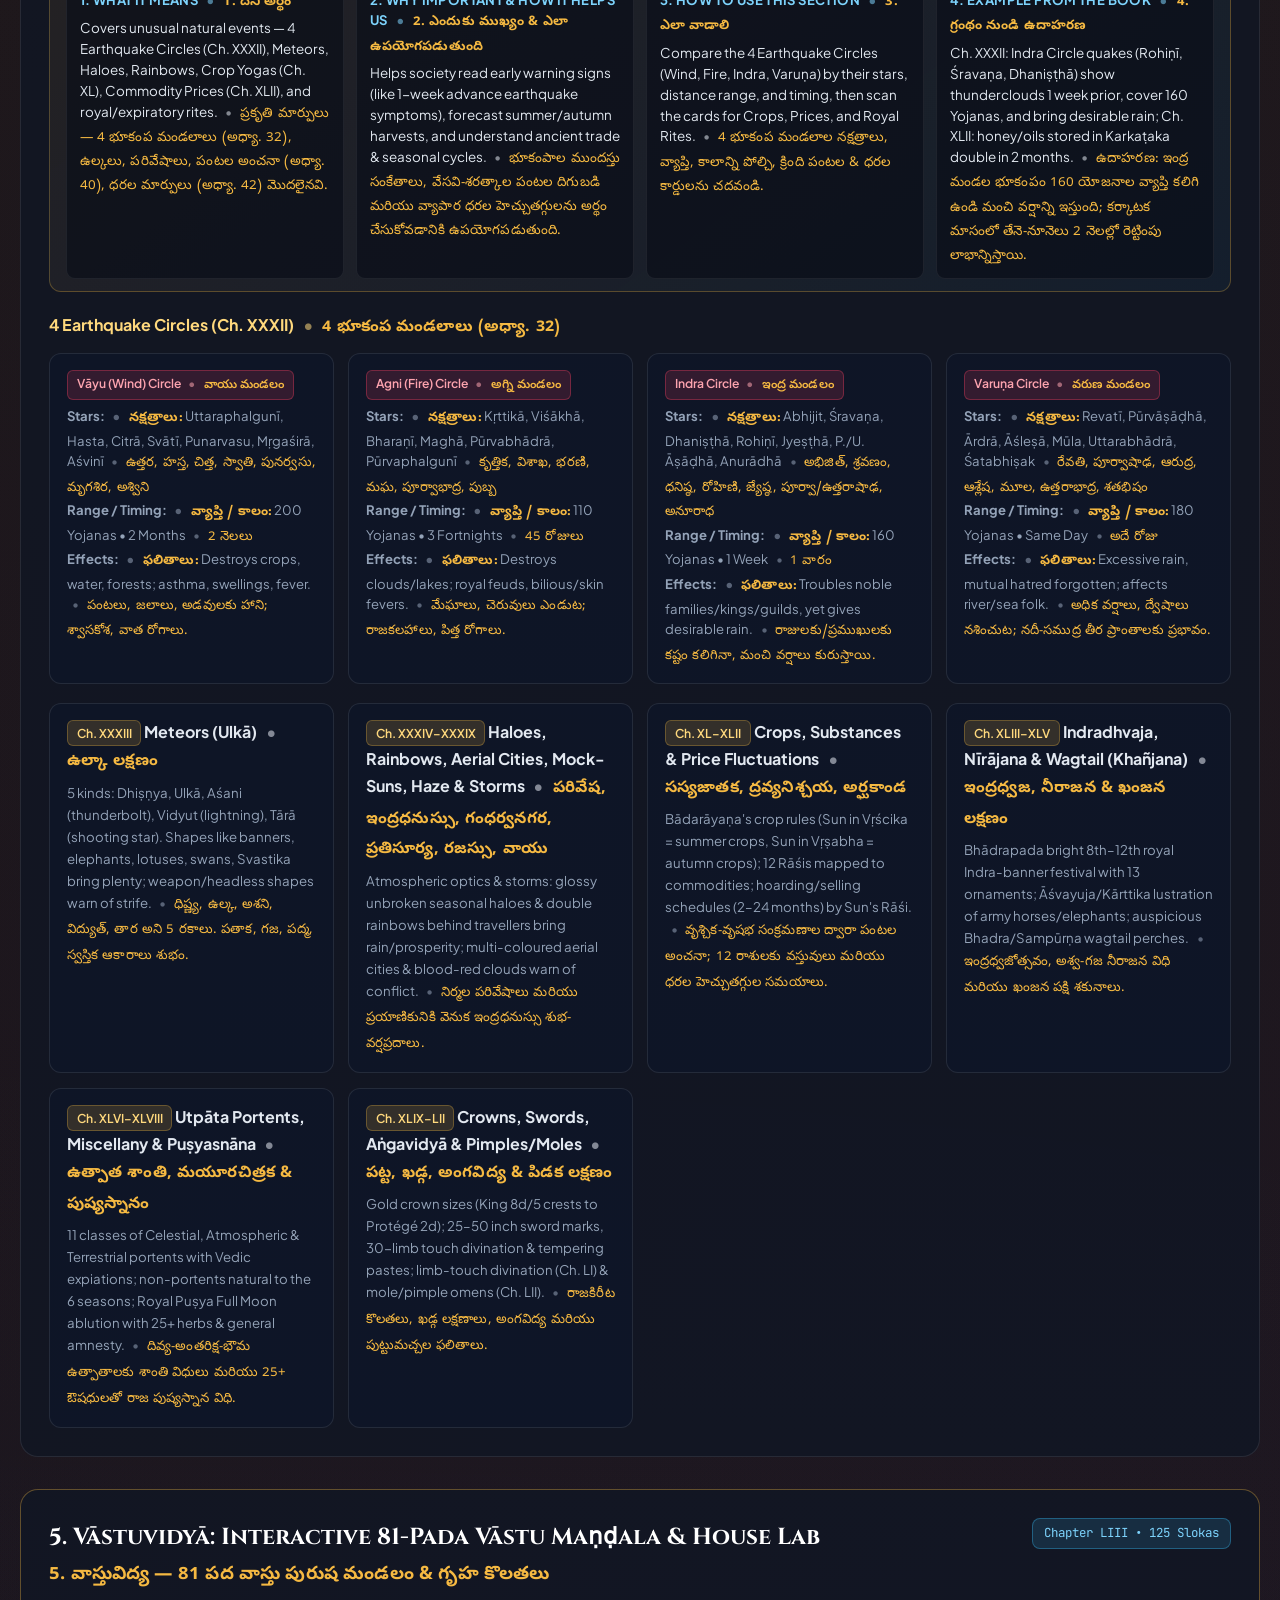
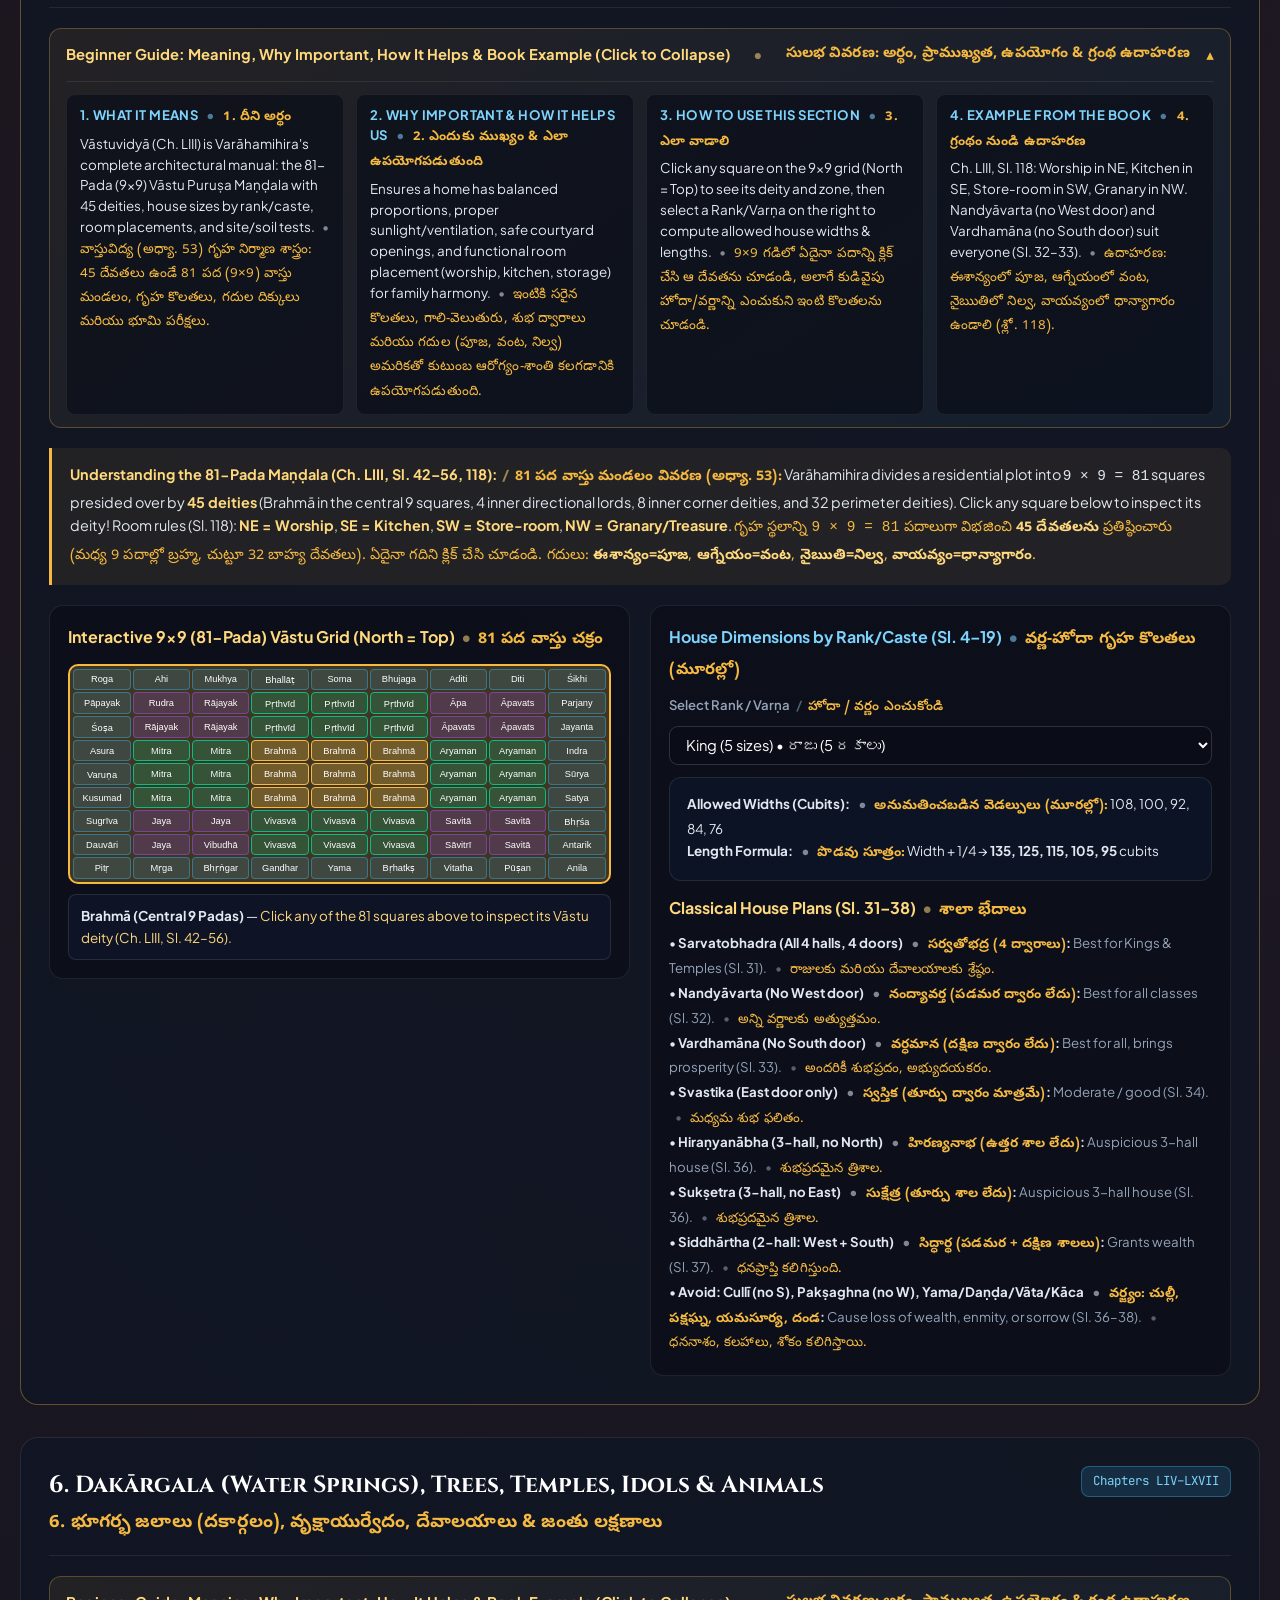
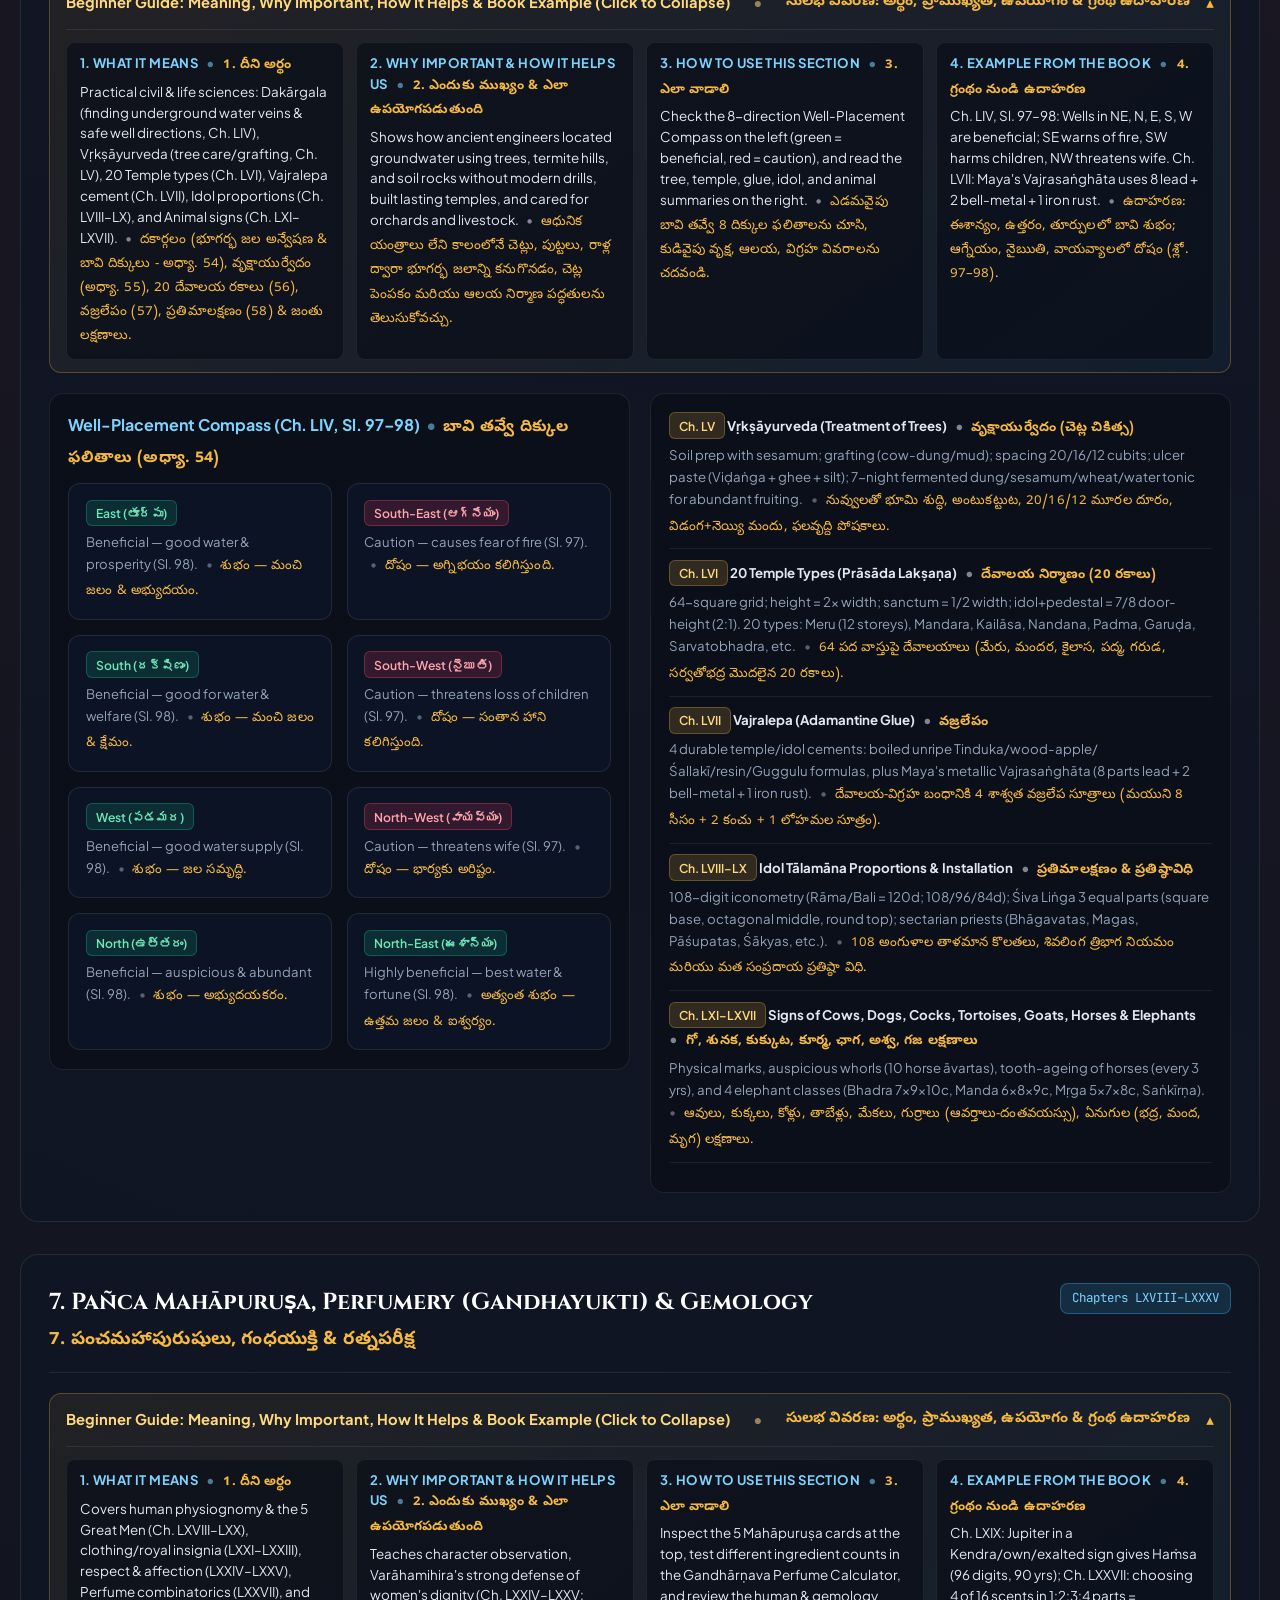
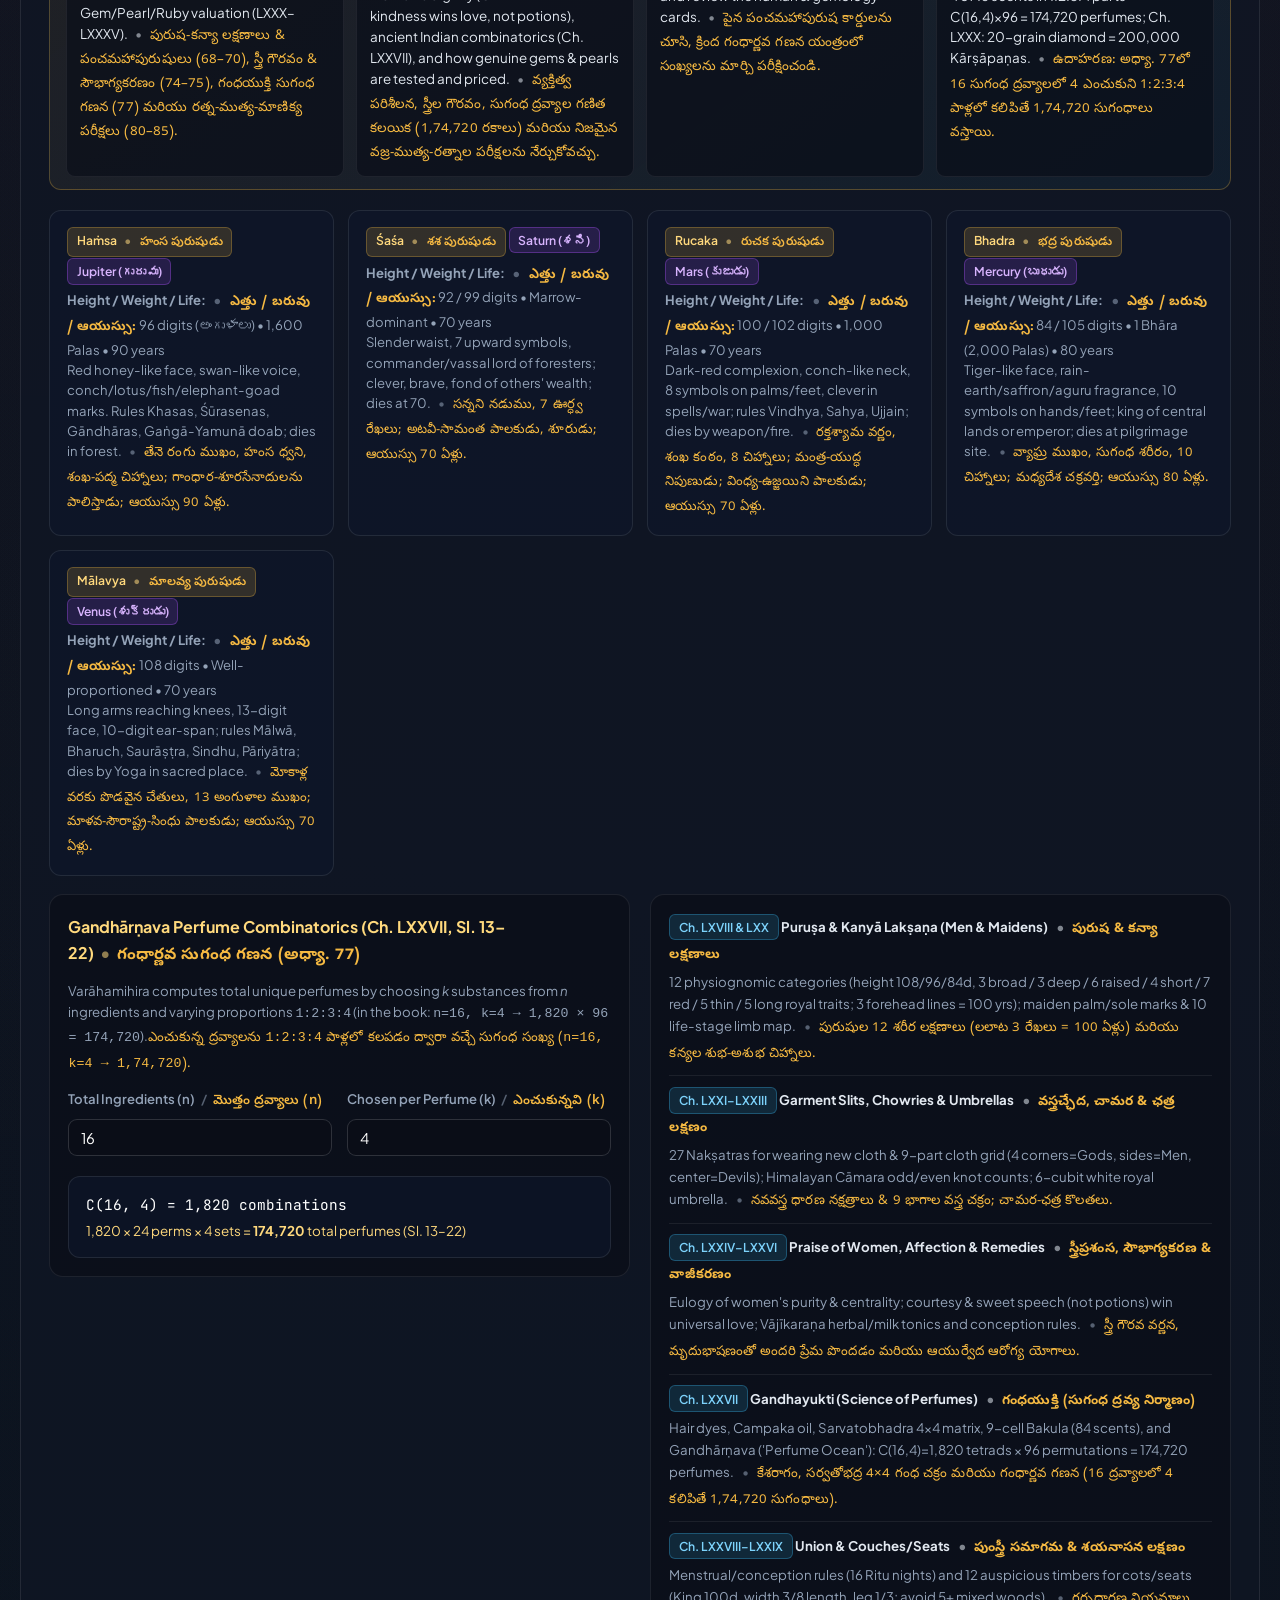
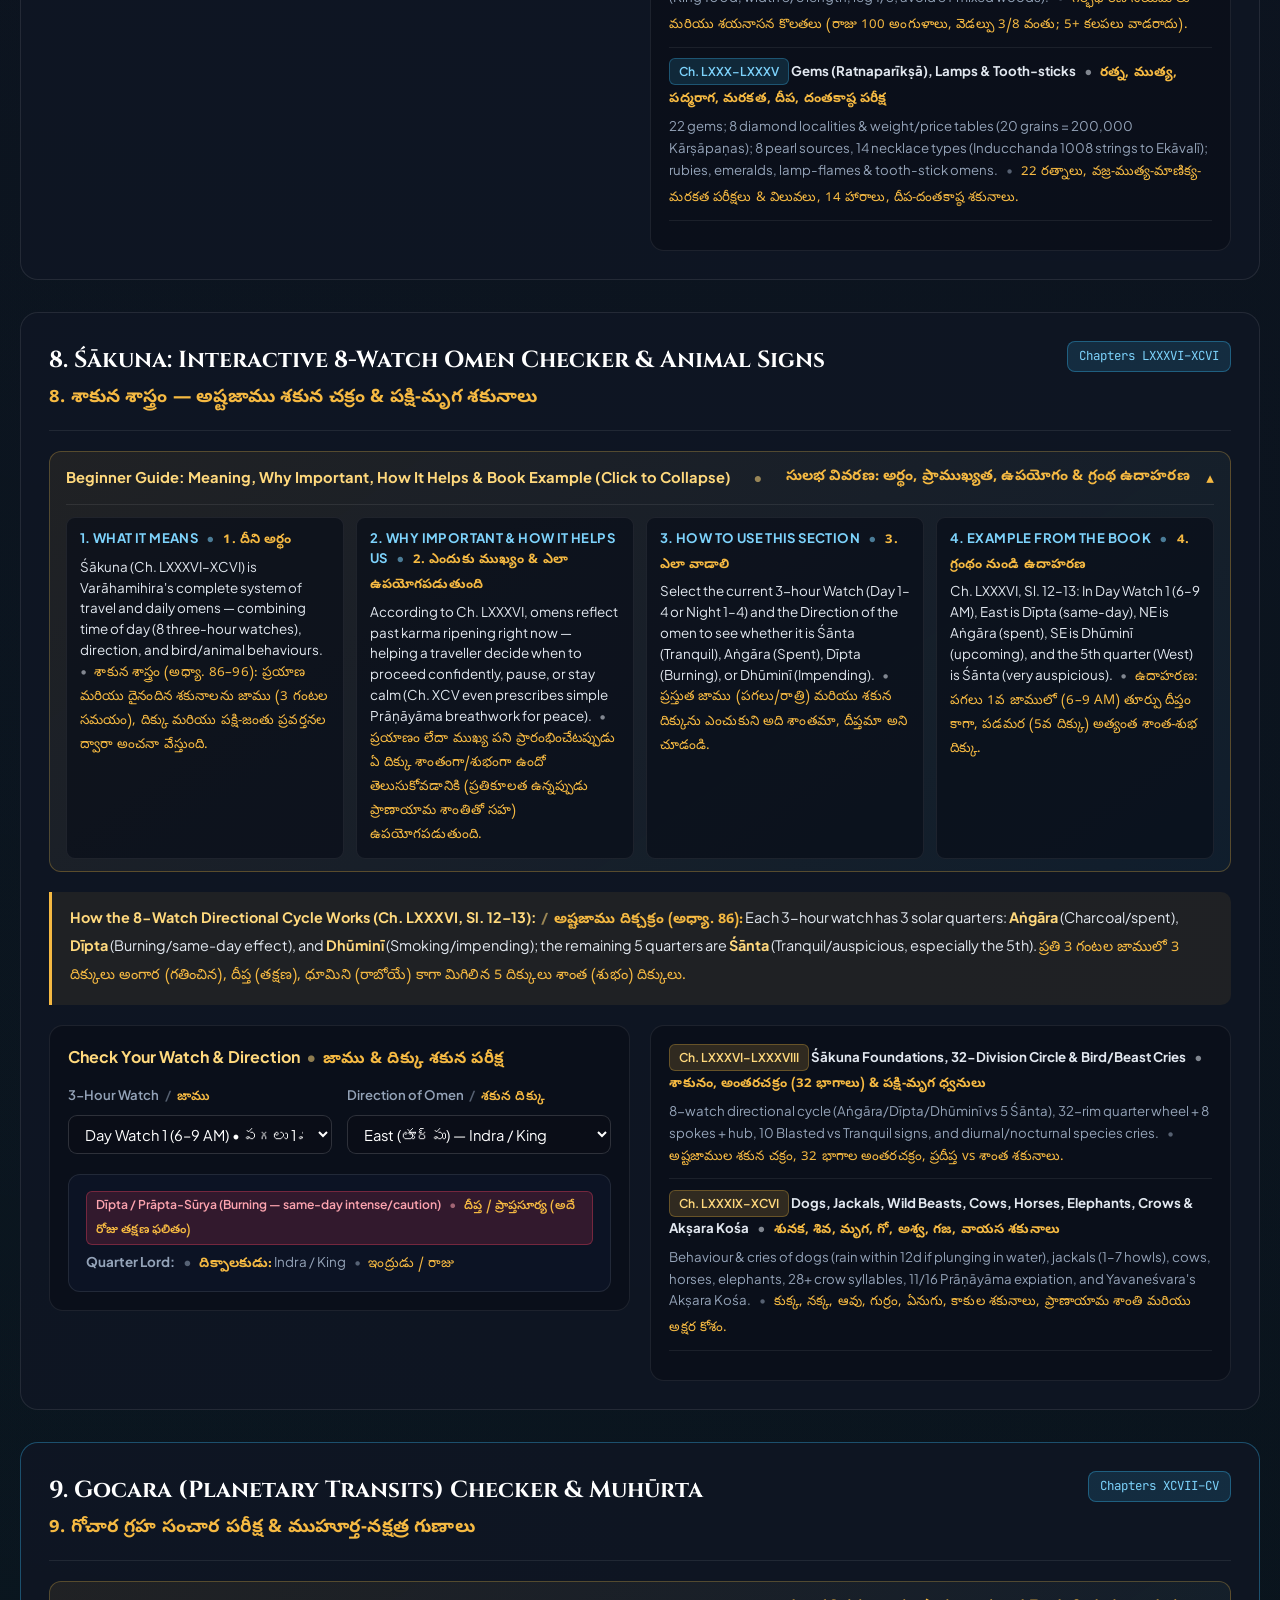
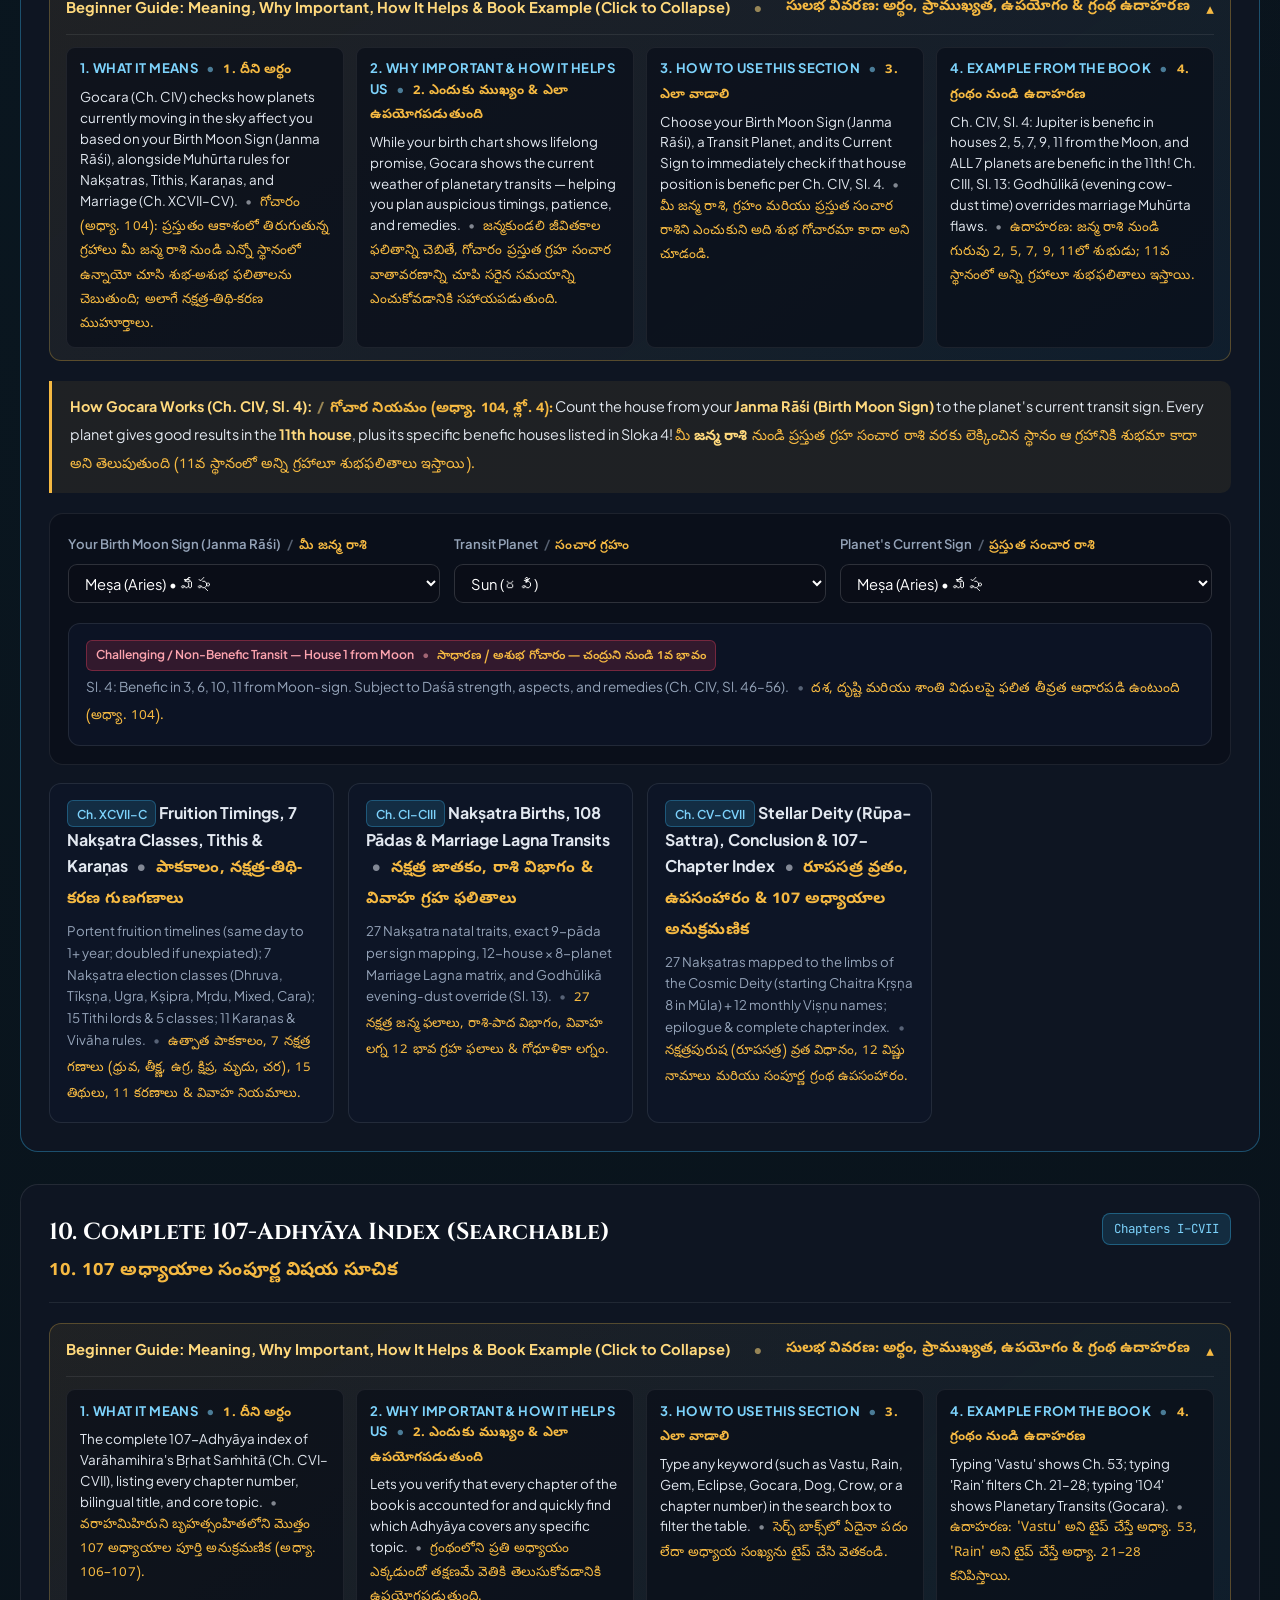
<file: BrihatSamhita/index.html>
<!DOCTYPE html>
<html lang="en">
<head>
  <meta charset="UTF-8">
  <meta name="viewport" content="width=device-width, initial-scale=1.0">
  <title>Bṛhat Saṁhitā (బృహత్సంహిత) — Varāhamihira | Complete Interactive Encyclopaedia</title>
  <link rel="icon" type="image/svg+xml" href="favicon.svg">
  <link rel="stylesheet" href="style.css">
  <link rel="preconnect" href="https://fonts.googleapis.com">
  <link rel="preconnect" href="https://fonts.gstatic.com" crossorigin>
  <link href="https://fonts.googleapis.com/css2?family=Cinzel:wght@600;700;800;900&family=Plus+Jakarta+Sans:wght@300;400;500;600;700;800&family=JetBrains+Mono:wght@400;500;600;700&family=Noto+Sans+Telugu:wght@400;600;700;800&display=swap" rel="stylesheet">
</head>
<body data-lang="dual">

  <div class="ambient-glow glow-sun"></div>

  <header class="site-header">
    <div class="header-container">
      <div class="logo-area">
        <div class="sun-icon"><img src="favicon.svg" alt="Bṛhat Saṁhitā" width="24" height="24" style="display:block;"></div>
        <div class="logo-text">
          <h1>Bṛhat Saṁhitā</h1>
          <span>బృహత్సంహిత • Varāhamihira (6th c. CE)</span>
        </div>
      </div>

      <div class="header-controls">
        <div class="lang-segmented" role="group" aria-label="Language Selector">
          <button type="button" class="lang-opt active" data-lang-val="dual"><span class="lang-full">🌐 Dual</span><span class="lang-short">Dual</span></button>
          <button type="button" class="lang-opt" data-lang-val="telugu"><span class="lang-full">తెలుగు</span><span class="lang-short">తెలుగు</span></button>
          <button type="button" class="lang-opt" data-lang-val="english"><span class="lang-full">English</span><span class="lang-short">Eng</span></button>
        </div>
        <button id="menuToggle" class="hamburger-btn" aria-label="Toggle Navigation Menu" aria-expanded="false">
          <span class="hamburger-box"><span class="hamburger-inner"></span></span>
        </button>
      </div>
    </div>
  </header>

  <div id="navOverlay" class="nav-overlay" aria-hidden="true"></div>
  <aside id="navDrawer" class="nav-drawer" aria-hidden="true">
    <div class="drawer-header">
      <div class="drawer-title">
        <div class="sun-icon" style="width:34px;height:34px;box-shadow:none;"><img src="favicon.svg" alt="Saṁhitā" width="20" height="20"></div>
        <div>
          <div class="lang-en" style="font-weight:700;color:#fff;font-size:1.02rem;">Bṛhat Saṁhitā Index</div>
          <div class="lang-te" style="font-weight:700;color:var(--gold-bright);font-size:0.95rem;">బృహత్సంహిత విషయ సూచిక</div>
        </div>
      </div>
      <button id="closeDrawer" class="drawer-close-btn" aria-label="Close">✕</button>
    </div>
    <nav class="drawer-nav-list">
      <a href="#sec-intro" class="drawer-nav-item active"><span class="drawer-item-icon">🪐</span><span class="drawer-item-text"><span class="lang-en">1. Foundations, Planets &amp; Sky (Ch. I–XIII)</span><span class="lang-te">1. శాస్త్ర ప్రవేశం &amp; గ్రహచారాలు (1–13)</span></span></a>
      <a href="#sec-kurma" class="drawer-nav-item"><span class="drawer-item-icon">🧭</span><span class="drawer-item-text"><span class="lang-en">2. Kūrmavibhāga &amp; Domains (Ch. XIV–XX)</span><span class="lang-te">2. కూర్మవిభాగం &amp; గ్రహ యుద్ధాలు (14–20)</span></span></a>
      <a href="#sec-weather" class="drawer-nav-item"><span class="drawer-item-icon">🌧️</span><span class="drawer-item-text"><span class="lang-en">3. Clouds &amp; Rainfall Calculator (Ch. XXI–XXXI)</span><span class="lang-te">3. మేఘ గర్భం &amp; వర్ష గణన (21–31)</span></span></a>
      <a href="#sec-portents" class="drawer-nav-item"><span class="drawer-item-icon">☄️</span><span class="drawer-item-text"><span class="lang-en">4. Quakes, Meteors, Prices &amp; Royal Rites (Ch. XXXII–LII)</span><span class="lang-te">4. భూకంపాలు, ఉల్కలు, ధరలు (32–52)</span></span></a>
      <a href="#sec-vastu" class="drawer-nav-item"><span class="drawer-item-icon">🏛️</span><span class="drawer-item-text"><span class="lang-en">5. 81-Pada Vāstu Maṇḍala Lab (Ch. LIII)</span><span class="lang-te">5. 81 పద వాస్తు మండలం (అధ్యా. 53)</span></span></a>
      <a href="#sec-water-arts" class="drawer-nav-item"><span class="drawer-item-icon">💧</span><span class="drawer-item-text"><span class="lang-en">6. Water Springs, Trees, Temples &amp; Idols (Ch. LIV–LXVII)</span><span class="lang-te">6. దకార్గలం, వృక్షాలు, దేవాలయాలు (54–67)</span></span></a>
      <a href="#sec-human-gems" class="drawer-nav-item"><span class="drawer-item-icon">💎</span><span class="drawer-item-text"><span class="lang-en">7. 5 Great Men, Perfumes &amp; Gems (Ch. LXVIII–LXXXV)</span><span class="lang-te">7. పంచమహాపురుష, గంధయుక్తి, రత్నాలు (68–85)</span></span></a>
      <a href="#sec-sakuna" class="drawer-nav-item"><span class="drawer-item-icon">🦅</span><span class="drawer-item-text"><span class="lang-en">8. Śākuna 8-Watch Omen Checker (Ch. LXXXVI–XCVI)</span><span class="lang-te">8. శాకున అష్టజాము శకునాలు (86–96)</span></span></a>
      <a href="#sec-gocara" class="drawer-nav-item"><span class="drawer-item-icon">📆</span><span class="drawer-item-text"><span class="lang-en">9. Gocara Transit Checker &amp; Muhūrta (Ch. XCVII–CV)</span><span class="lang-te">9. గోచార ఫలాలు &amp; ముహూర్తం (97–105)</span></span></a>
      <a href="#sec-index107" class="drawer-nav-item"><span class="drawer-item-icon">📚</span><span class="drawer-item-text"><span class="lang-en">10. Complete 107-Adhyāya Index (Ch. CVI–CVII)</span><span class="lang-te">10. 107 అధ్యాయాల సంపూర్ణ సూచిక</span></span></a>
      <a href="#sec-quiz" class="drawer-nav-item"><span class="drawer-item-icon">🎓</span><span class="drawer-item-text"><span class="lang-en">11. Mastery Assessment Quiz</span><span class="lang-te">11. జ్ఞాన పరీక్ష (క్విజ్)</span></span></a>
    </nav>
  </aside>

  <main class="main-wrap">

    <section class="hero-banner">
      <div class="hero-badge">📜 <span class="lang-en">V. Subrahmanya Sastri &amp; M. R. Bhat Edition • 107 Adhyāyas (1,116 Pages)</span><span class="dual-sep">•</span><span class="lang-te">107 అధ్యాయాలు • సంపూర్ణ విజ్ఞాన సర్వస్వం</span></div>
      <h2 class="hero-title">Varāhamihira's Bṛhat Saṁhitā</h2>
      <div class="hero-subtitle-te">వరాహమిహిరుని బృహత్సంహిత — సంపూర్ణ ప్రకృతి, వాస్తు, జ్యోతిష &amp; శాస్త్ర ప్రయోగశాల</div>
      <p class="hero-desc">
        <span class="lang-en">The monumental 6th-century CE encyclopaedia by Varāhamihira covering Astronomy, Eclipses, Geography (Kūrmavibhāga), Weather &amp; Rainfall Forecasting, Vāstu Architecture, Underground Water Springs, Horticulture, Temple Engineering, Gemology, Perfumery, Physiognomy, Omens (Śākuna), Muhūrta, and Planetary Transits (Gocara).</span>
        <span class="lang-te"><br>ఖగోళ శాస్త్రం, గ్రహణాలు, కూర్మవిభాగం, వర్షాంచనా, వాస్తు, భూగర్భ జలాలు (దకార్గలం), వృక్షాయుర్వేదం, దేవాలయ-ప్రతిమా నిర్మాణం, రత్నపరీక్ష, గంధయుక్తి, పంచమహాపురుష లక్షణాలు, శకున శాస్త్రం మరియు గోచార ఫలాలను సమగ్రంగా వివరించే ప్రామాణిక గ్రంథం.</span>
      </p>
      <div class="hero-stats">
        <div class="stat-pill"><div class="val">107</div><div class="lbl"><span class="lang-en">Adhyāyas (Chapters)</span><span class="dual-sep">/</span><span class="lang-te">అధ్యాయాలు</span></div></div>
        <div class="stat-pill"><div class="val">81</div><div class="lbl"><span class="lang-en">Pada Vāstu Maṇḍala</span><span class="dual-sep">/</span><span class="lang-te">పద వాస్తు మండలం</span></div></div>
        <div class="stat-pill"><div class="val">174,720</div><div class="lbl"><span class="lang-en">Gandhārṇava Perfumes</span><span class="dual-sep">/</span><span class="lang-te">గంధార్ణవ సుగంధాలు</span></div></div>
        <div class="stat-pill"><div class="val">9</div><div class="lbl"><span class="lang-en">Kūrma Regions</span><span class="dual-sep">/</span><span class="lang-te">కూర్మ దిక్కులు</span></div></div>
      </div>
    </section>

    <!-- SECTION 1: Ch I-XIII -->
    <section id="sec-intro" class="study-section">
      <div class="section-header">
        <div>
          <h3 class="section-title"><span class="lang-en">1. Foundations, Planetary Courses &amp; Sky Phenomena</span></h3>
          <div class="section-title-te"><span class="lang-te">1. శాస్త్ర ప్రవేశం, గ్రహచారాలు &amp; కేతు-అగస్త్య-సప్తర్షి చారాలు</span></div>
        </div>
        <span class="ch-badge">Chapters I–XIII</span>
      </div>
      <div class="reader-guide">
        <strong><span class="lang-en">What This Covers (Ch. I–XIII):</span><span class="dual-sep">/</span><span class="lang-te">వివరణ (అధ్యా. 1–13):</span></strong>
        <span class="lang-en">Varāhamihira defines the 3 branches of Jyotiṣa (Tantra, Horā, Śākhā), the qualifications of a true Astrologer, the scientific cause of eclipses (Ch. V — refuting the demon-swallowing myth), and the sky transits of all 7 planets, Comets, Canopus (Agastya), and Ursa Major (Saptarṣis).</span>
        <span class="lang-te">జ్యోతిష శాస్త్రంలోని 3 స్కంధాలు (తంత్ర, హోరా, శాఖ), జ్యోతిష్యుని అర్హతలు, గ్రహణాలకు శాస్త్రీయ కారణం (అధ్యా. 5) మరియు సప్తగ్రహ, కేతు, అగస్త్య, సప్తర్షి చారాలు.</span>
      </div>
      <div id="secIntroBody"></div>
    </section>

    <!-- SECTION 2: Ch XIV-XX -->
    <section id="sec-kurma" class="study-section">
      <div class="section-header">
        <div>
          <h3 class="section-title"><span class="lang-en">2. Kūrmavibhāga (9-Region Globe) &amp; Planetary Domains</span></h3>
          <div class="section-title-te"><span class="lang-te">2. కూర్మవిభాగం (9 దిక్కులు-దేశాలు) &amp; గ్రహయుద్ధాలు</span></div>
        </div>
        <span class="ch-badge">Chapters XIV–XX</span>
      </div>
      <div class="reader-guide">
        <strong><span class="lang-en">How Kūrmavibhāga Works (Ch. XIV):</span><span class="dual-sep">/</span><span class="lang-te">కూర్మవిభాగం వివరణ (అధ్యా. 14):</span></strong>
        <span class="lang-en">Starting from Kṛttikā, the 27 Nakṣatras are grouped into 9 triads mapped onto a Tortoise-shaped map of India/Earth (Center + 8 directions). Click any direction below to inspect its Nakṣatras and regions!</span>
        <span class="lang-te">కృత్తిక నుండి 27 నక్షత్రాలను 3-3 చొప్పున 9 భాగాలుగా (మధ్యం + 8 దిక్కులు) విభజించారు. ఏదైనా దిక్కును క్లిక్ చేసి ఆ ప్రాంతాలను చూడండి.</span>
      </div>
      <div class="split-2">
        <div class="panel-box">
          <h4 style="color:var(--gold-bright);margin-bottom:0.65rem;"><span class="lang-en">Interactive 9-Region Kūrma Compass</span><span class="dual-sep">•</span><span class="lang-te">కూర్మవిభాగ 9 దిక్కుల పటం</span></h4>
          <div id="kurmaGrid" style="display:grid;grid-template-columns:repeat(3,1fr);gap:0.45rem;"></div>
        </div>
        <div class="panel-box" id="kurmaDetail"></div>
      </div>
      <div class="cards-grid" id="secDomainsGrid" style="margin-top:1.15rem;"></div>
    </section>

    <!-- SECTION 3: Ch XXI-XXXI -->
    <section id="sec-weather" class="study-section">
      <div class="section-header">
        <div>
          <h3 class="section-title"><span class="lang-en">3. Meteorology, Cloud Pregnancy &amp; Rainfall Calculator</span></h3>
          <div class="section-title-te"><span class="lang-te">3. మేఘ గర్భలక్షణం, వర్షమానం &amp; సద్యోవృష్టి</span></div>
        </div>
        <span class="ch-badge">Chapters XXI–XXXI</span>
      </div>
      <div class="reader-guide">
        <strong><span class="lang-en">Varāhamihira's Weather Science (Ch. XXI–XXIII):</span><span class="dual-sep">/</span><span class="lang-te">వర్ష విజ్ఞానం (అధ్యా. 21–23):</span></strong>
        <span class="lang-en">Clouds conceived from Mārgaśīrṣa Śukla 1 deliver rain exactly <strong>195 solar days</strong> later (Ch. XXI). Rainfall is measured in a 1-cubit circular gauge in <em>Droṇas</em> (1 Droṇa = 4 Āḍhakas = 200 Palas).</span>
        <span class="lang-te">మార్గశిర శుక్ల 1 నుండి గర్భం దాల్చిన మేఘాలు సరిగ్గా <strong>195 సౌర దినాల</strong> తర్వాత వర్షిస్తాయి (అధ్యా. 21). వర్షాన్ని ద్రోణాల్లో కొలుస్తారు.</span>
      </div>
      <div class="split-2">
        <div class="panel-box">
          <h4 style="color:var(--cyan-bright);margin-bottom:0.65rem;"><span class="lang-en">195-Day Cloud Delivery &amp; Droṇa Calculator</span><span class="dual-sep">•</span><span class="lang-te">195 దినాల వర్ష &amp; ద్రోణ గణన</span></h4>
          <div class="control-grid">
            <div class="field-group">
              <label><span class="lang-en">Cloud Conception Date (Ch. XXI)</span><span class="dual-sep">/</span><span class="lang-te">మేఘ గర్భధారణ తేదీ</span></label>
              <input type="date" id="cloudDate" value="2025-12-15">
            </div>
            <div class="field-group">
              <label><span class="lang-en">Select Nakṣatra for Seasonal Droṇas (Ch. XXIII)</span><span class="dual-sep">/</span><span class="lang-te">నక్షత్ర వర్ష ద్రోణాల కొరకు</span></label>
              <select id="rainStarSel"></select>
            </div>
          </div>
          <div id="weatherCalcOut"></div>
        </div>
        <div class="panel-box" id="weatherCardsBox"></div>
      </div>
    </section>

    <!-- SECTION 4: Ch XXXII-LII -->
    <section id="sec-portents" class="study-section">
      <div class="section-header">
        <div>
          <h3 class="section-title"><span class="lang-en">4. Earthquakes, Meteors, Crops, Prices &amp; Royal Ceremonies</span></h3>
          <div class="section-title-te"><span class="lang-te">4. భూకంపాలు, ఉల్కలు, పంటలు, ధరలు &amp; రాజ విధులు</span></div>
        </div>
        <span class="ch-badge">Chapters XXXII–LII</span>
      </div>
      <div id="secPortentsBody"></div>
    </section>

    <!-- SECTION 5: Ch LIII Vastu -->
    <section id="sec-vastu" class="study-section" style="border-color:rgba(245,185,66,0.35);">
      <div class="section-header">
        <div>
          <h3 class="section-title"><span class="lang-en">5. Vāstuvidyā: Interactive 81-Pada Vāstu Maṇḍala &amp; House Lab</span></h3>
          <div class="section-title-te"><span class="lang-te">5. వాస్తువిద్య — 81 పద వాస్తు పురుష మండలం &amp; గృహ కొలతలు</span></div>
        </div>
        <span class="ch-badge">Chapter LIII • 125 Slokas</span>
      </div>
      <div class="reader-guide">
        <strong><span class="lang-en">Understanding the 81-Pada Maṇḍala (Ch. LIII, Sl. 42–56, 118):</span><span class="dual-sep">/</span><span class="lang-te">81 పద వాస్తు మండలం వివరణ (అధ్యా. 53):</span></strong>
        <span class="lang-en">Varāhamihira divides a residential plot into <code>9 × 9 = 81</code> squares presided over by <strong>45 deities</strong> (Brahmā in the central 9 squares, 4 inner directional lords, 8 inner corner deities, and 32 perimeter deities). Click any square below to inspect its deity! Room rules (Sl. 118): <strong>NE = Worship</strong>, <strong>SE = Kitchen</strong>, <strong>SW = Store-room</strong>, <strong>NW = Granary/Treasure</strong>.</span>
        <span class="lang-te">గృహ స్థలాన్ని <code>9 × 9 = 81</code> పదాలుగా విభజించి <strong>45 దేవతలను</strong> ప్రతిష్ఠించారు (మధ్య 9 పదాల్లో బ్రహ్మ, చుట్టూ 32 బాహ్య దేవతలు). ఏదైనా గదిని క్లిక్ చేసి చూడండి. గదులు: <strong>ఈశాన్యం=పూజ</strong>, <strong>ఆగ్నేయం=వంట</strong>, <strong>నైఋతి=నిల్వ</strong>, <strong>వాయవ్యం=ధాన్యాగారం</strong>.</span>
      </div>
      <div class="split-2">
        <div class="panel-box">
          <h4 style="color:var(--gold-bright);margin-bottom:0.55rem;"><span class="lang-en">Interactive 9×9 (81-Pada) Vāstu Grid (North = Top)</span><span class="dual-sep">•</span><span class="lang-te">81 పద వాస్తు చక్రం</span></h4>
          <div id="vastuGrid81" style="display:grid;grid-template-columns:repeat(9,1fr);gap:2px;background:rgba(245,185,66,0.22);border:2px solid var(--gold-primary);padding:3px;border-radius:10px;font-size:0.64rem;"></div>
          <div id="vastuPadaInfo" style="margin-top:0.65rem;padding:0.6rem 0.75rem;border-radius:8px;background:rgba(15,23,42,0.8);border:1px solid rgba(255,255,255,0.1);font-size:0.84rem;"></div>
        </div>
        <div class="panel-box">
          <h4 style="color:var(--cyan-bright);margin-bottom:0.55rem;"><span class="lang-en">House Dimensions by Rank/Caste (Sl. 4–19)</span><span class="dual-sep">•</span><span class="lang-te">వర్ణ-హోదా గృహ కొలతలు (మూరల్లో)</span></h4>
          <div class="field-group" style="margin-bottom:0.75rem;">
            <label><span class="lang-en">Select Rank / Varṇa</span><span class="dual-sep">/</span><span class="lang-te">హోదా / వర్ణం ఎంచుకోండి</span></label>
            <select id="vastuRankSel"></select>
          </div>
          <div id="vastuRankOut"></div>
          <h4 style="color:var(--gold-bright);margin:0.85rem 0 0.45rem;"><span class="lang-en">Classical House Plans (Sl. 31–38)</span><span class="dual-sep">•</span><span class="lang-te">శాలా భేదాలు</span></h4>
          <div id="vastuPlansOut" style="font-size:0.83rem;line-height:1.55;"></div>
        </div>
      </div>
    </section>

    <!-- SECTION 6: Ch LIV-LXVII -->
    <section id="sec-water-arts" class="study-section">
      <div class="section-header">
        <div>
          <h3 class="section-title"><span class="lang-en">6. Dakārgala (Water Springs), Trees, Temples, Idols &amp; Animals</span></h3>
          <div class="section-title-te"><span class="lang-te">6. భూగర్భ జలాలు (దకార్గలం), వృక్షాయుర్వేదం, దేవాలయాలు &amp; జంతు లక్షణాలు</span></div>
        </div>
        <span class="ch-badge">Chapters LIV–LXVII</span>
      </div>
      <div class="split-2">
        <div class="panel-box">
          <h4 style="color:var(--cyan-bright);margin-bottom:0.55rem;"><span class="lang-en">Well-Placement Compass (Ch. LIV, Sl. 97–98)</span><span class="dual-sep">•</span><span class="lang-te">బావి తవ్వే దిక్కుల ఫలితాలు (అధ్యా. 54)</span></h4>
          <div class="cards-grid" id="dakargalaGrid"></div>
        </div>
        <div class="panel-box" id="ch55_67Box"></div>
      </div>
    </section>

    <!-- SECTION 7: Ch LXVIII-LXXXV -->
    <section id="sec-human-gems" class="study-section">
      <div class="section-header">
        <div>
          <h3 class="section-title"><span class="lang-en">7. Pañca Mahāpuruṣa, Perfumery (Gandhayukti) &amp; Gemology</span></h3>
          <div class="section-title-te"><span class="lang-te">7. పంచమహాపురుషులు, గంధయుక్తి &amp; రత్నపరీక్ష</span></div>
        </div>
        <span class="ch-badge">Chapters LXVIII–LXXXV</span>
      </div>
      <div class="cards-grid" id="mahapurushaGrid"></div>
      <div class="split-2" style="margin-top:1.15rem;">
        <div class="panel-box">
          <h4 style="color:var(--gold-bright);margin-bottom:0.55rem;"><span class="lang-en">Gandhārṇava Perfume Combinatorics (Ch. LXXVII, Sl. 13–22)</span><span class="dual-sep">•</span><span class="lang-te">గంధార్ణవ సుగంధ గణన (అధ్యా. 77)</span></h4>
          <p style="font-size:0.83rem;color:var(--text-muted);margin-bottom:0.65rem;"><span class="lang-en">Varāhamihira computes total unique perfumes by choosing <em>k</em> substances from <em>n</em> ingredients and varying proportions <code>1:2:3:4</code> (in the book: <code>n=16, k=4 → 1,820 × 96 = 174,720</code>).</span><span class="lang-te">ఎంచుకున్న ద్రవ్యాలను <code>1:2:3:4</code> పాళ్లలో కలపడం ద్వారా వచ్చే సుగంధ సంఖ్య (<code>n=16, k=4 → 1,74,720</code>).</span></p>
          <div class="control-grid">
            <div class="field-group"><label><span class="lang-en">Total Ingredients (n)</span><span class="dual-sep">/</span><span class="lang-te">మొత్తం ద్రవ్యాలు (n)</span></label><input type="number" id="gandhN" value="16" min="4" max="30"></div>
            <div class="field-group"><label><span class="lang-en">Chosen per Perfume (k)</span><span class="dual-sep">/</span><span class="lang-te">ఎంచుకున్నవి (k)</span></label><input type="number" id="gandhK" value="4" min="1" max="8"></div>
          </div>
          <div id="gandhOut"></div>
        </div>
        <div class="panel-box" id="ch68_85Box"></div>
      </div>
    </section>

    <!-- SECTION 8: Ch LXXXVI-XCVI Sakuna -->
    <section id="sec-sakuna" class="study-section">
      <div class="section-header">
        <div>
          <h3 class="section-title"><span class="lang-en">8. Śākuna: Interactive 8-Watch Omen Checker &amp; Animal Signs</span></h3>
          <div class="section-title-te"><span class="lang-te">8. శాకున శాస్త్రం — అష్టజాము శకున చక్రం &amp; పక్షి-మృగ శకునాలు</span></div>
        </div>
        <span class="ch-badge">Chapters LXXXVI–XCVI</span>
      </div>
      <div class="reader-guide">
        <strong><span class="lang-en">How the 8-Watch Directional Cycle Works (Ch. LXXXVI, Sl. 12–13):</span><span class="dual-sep">/</span><span class="lang-te">అష్టజాము దిక్చక్రం (అధ్యా. 86):</span></strong>
        <span class="lang-en">Each 3-hour watch has 3 solar quarters: <strong>Aṅgāra</strong> (Charcoal/spent), <strong>Dīpta</strong> (Burning/same-day effect), and <strong>Dhūminī</strong> (Smoking/impending); the remaining 5 quarters are <strong>Śānta</strong> (Tranquil/auspicious, especially the 5th).</span>
        <span class="lang-te">ప్రతి 3 గంటల జాములో 3 దిక్కులు అంగార (గతించిన), దీప్త (తక్షణ), ధూమిని (రాబోయే) కాగా మిగిలిన 5 దిక్కులు శాంత (శుభం) దిక్కులు.</span>
      </div>
      <div class="split-2">
        <div class="panel-box">
          <h4 style="color:var(--gold-bright);margin-bottom:0.55rem;"><span class="lang-en">Check Your Watch &amp; Direction</span><span class="dual-sep">•</span><span class="lang-te">జాము &amp; దిక్కు శకున పరీక్ష</span></h4>
          <div class="control-grid">
            <div class="field-group"><label><span class="lang-en">3-Hour Watch</span><span class="dual-sep">/</span><span class="lang-te">జాము</span></label><select id="sakWatch"></select></div>
            <div class="field-group"><label><span class="lang-en">Direction of Omen</span><span class="dual-sep">/</span><span class="lang-te">శకున దిక్కు</span></label><select id="sakDir"></select></div>
          </div>
          <div id="sakResult"></div>
        </div>
        <div class="panel-box" id="sakCardsBox"></div>
      </div>
    </section>

    <!-- SECTION 9: Ch XCVII-CV Gocara & Muhurta -->
    <section id="sec-gocara" class="study-section" style="border-color:rgba(56,189,248,0.35);">
      <div class="section-header">
        <div>
          <h3 class="section-title"><span class="lang-en">9. Gocara (Planetary Transits) Checker &amp; Muhūrta</span></h3>
          <div class="section-title-te"><span class="lang-te">9. గోచార గ్రహ సంచార పరీక్ష &amp; ముహూర్త-నక్షత్ర గుణాలు</span></div>
        </div>
        <span class="ch-badge">Chapters XCVII–CV</span>
      </div>
      <div class="reader-guide">
        <strong><span class="lang-en">How Gocara Works (Ch. CIV, Sl. 4):</span><span class="dual-sep">/</span><span class="lang-te">గోచార నియమం (అధ్యా. 104, శ్లో. 4):</span></strong>
        <span class="lang-en">Count the house from your <strong>Janma Rāśi (Birth Moon Sign)</strong> to the planet's current transit sign. Every planet gives good results in the <strong>11th house</strong>, plus its specific benefic houses listed in Sloka 4!</span>
        <span class="lang-te">మీ <strong>జన్మ రాశి</strong> నుండి ప్రస్తుత గ్రహ సంచార రాశి వరకు లెక్కించిన స్థానం ఆ గ్రహానికి శుభమా కాదా అని తెలుపుతుంది (11వ స్థానంలో అన్ని గ్రహాలూ శుభఫలితాలు ఇస్తాయి).</span>
      </div>
      <div class="panel-box" style="margin-bottom:1.15rem;">
        <div class="control-grid">
          <div class="field-group"><label><span class="lang-en">Your Birth Moon Sign (Janma Rāśi)</span><span class="dual-sep">/</span><span class="lang-te">మీ జన్మ రాశి</span></label><select id="gocMoon"></select></div>
          <div class="field-group"><label><span class="lang-en">Transit Planet</span><span class="dual-sep">/</span><span class="lang-te">సంచార గ్రహం</span></label><select id="gocPlanet"></select></div>
          <div class="field-group"><label><span class="lang-en">Planet's Current Sign</span><span class="dual-sep">/</span><span class="lang-te">ప్రస్తుత సంచార రాశి</span></label><select id="gocSign"></select></div>
        </div>
        <div id="gocResult"></div>
      </div>
      <div class="cards-grid" id="muhurtaGrid"></div>
    </section>

    <!-- SECTION 10: Complete 107-Adhyaya Index -->
    <section id="sec-index107" class="study-section">
      <div class="section-header">
        <div>
          <h3 class="section-title"><span class="lang-en">10. Complete 107-Adhyāya Index (Searchable)</span></h3>
          <div class="section-title-te"><span class="lang-te">10. 107 అధ్యాయాల సంపూర్ణ విషయ సూచిక</span></div>
        </div>
        <span class="ch-badge">Chapters I–CVII</span>
      </div>
      <div class="field-group" style="margin-bottom:0.85rem;max-width:440px;">
        <label><span class="lang-en">Search any chapter or topic</span><span class="dual-sep">/</span><span class="lang-te">అధ్యాయం లేదా అంశం వెతకండి</span></label>
        <input type="text" id="idxSearch" placeholder="e.g. Vastu, Rain, Gem, Eclipse, Gocara, Dog, Crow...">
      </div>
      <div class="data-table-wrap" style="max-height:420px;overflow-y:auto;">
        <table class="bj-table">
          <thead><tr><th>#</th><th><span class="lang-en">Chapter / అధ్యాయం</span></th><th><span class="lang-en">Core Contents (Per Book)</span></th></tr></thead>
          <tbody id="idxTableBody"></tbody>
        </table>
      </div>
    </section>

    <!-- SECTION 11: Quiz -->
    <section id="sec-quiz" class="study-section">
      <div class="section-header">
        <div>
          <h3 class="section-title"><span class="lang-en">11. Mastery Assessment Quiz</span></h3>
          <div class="section-title-te"><span class="lang-te">11. బృహత్సంహిత జ్ఞాన పరీక్ష</span></div>
        </div>
        <span class="ch-badge">12 Questions</span>
      </div>
      <div id="quizBox"></div>
    </section>

  </main>

  <footer class="site-footer">
    <div style="margin-bottom: 1.25rem;">
      <a href="../index.html" class="btn-ghost" style="display: inline-flex; align-items: center; gap: 0.5rem; border: 1px solid rgba(245, 185, 66, 0.45); color: #fff; padding: 0.65rem 1.5rem; border-radius: 30px; text-decoration: none; font-weight: 600; font-size: 0.92rem; background: rgba(245, 185, 66, 0.12);">
        <span class="lang-en">← Go to AncientWisdom Portal (प्राचीन ज्ञानम् • ప్రాచీన జ్ఞానము)</span>
        <span class="lang-te">← ప్రాచీన జ్ఞానము పోర్టల్ కు వెళ్ళండి (AncientWisdom Portal)</span> 🏛️
      </a>
    </div>
    <p><span class="lang-en">Bṛhat Saṁhitā Interactive Treatise • Strictly faithful to Varāhamihira's 107 Adhyāyas (V. Subrahmanya Sastri &amp; M. R. Bhat edition).</span> <span class="dual-sep">•</span> <span class="lang-te">వరాహమిహిరుని బృహత్సంహిత (107 అధ్యాయాలు).</span></p>
  </footer>

  <script src="data_part1.js"></script>
  <script src="data_part2.js"></script>
  <script src="data_part3.js"></script>
  <script src="guides.js"></script>
  <script src="brihat_samhita.js"></script>
</body>
</html>
</file>
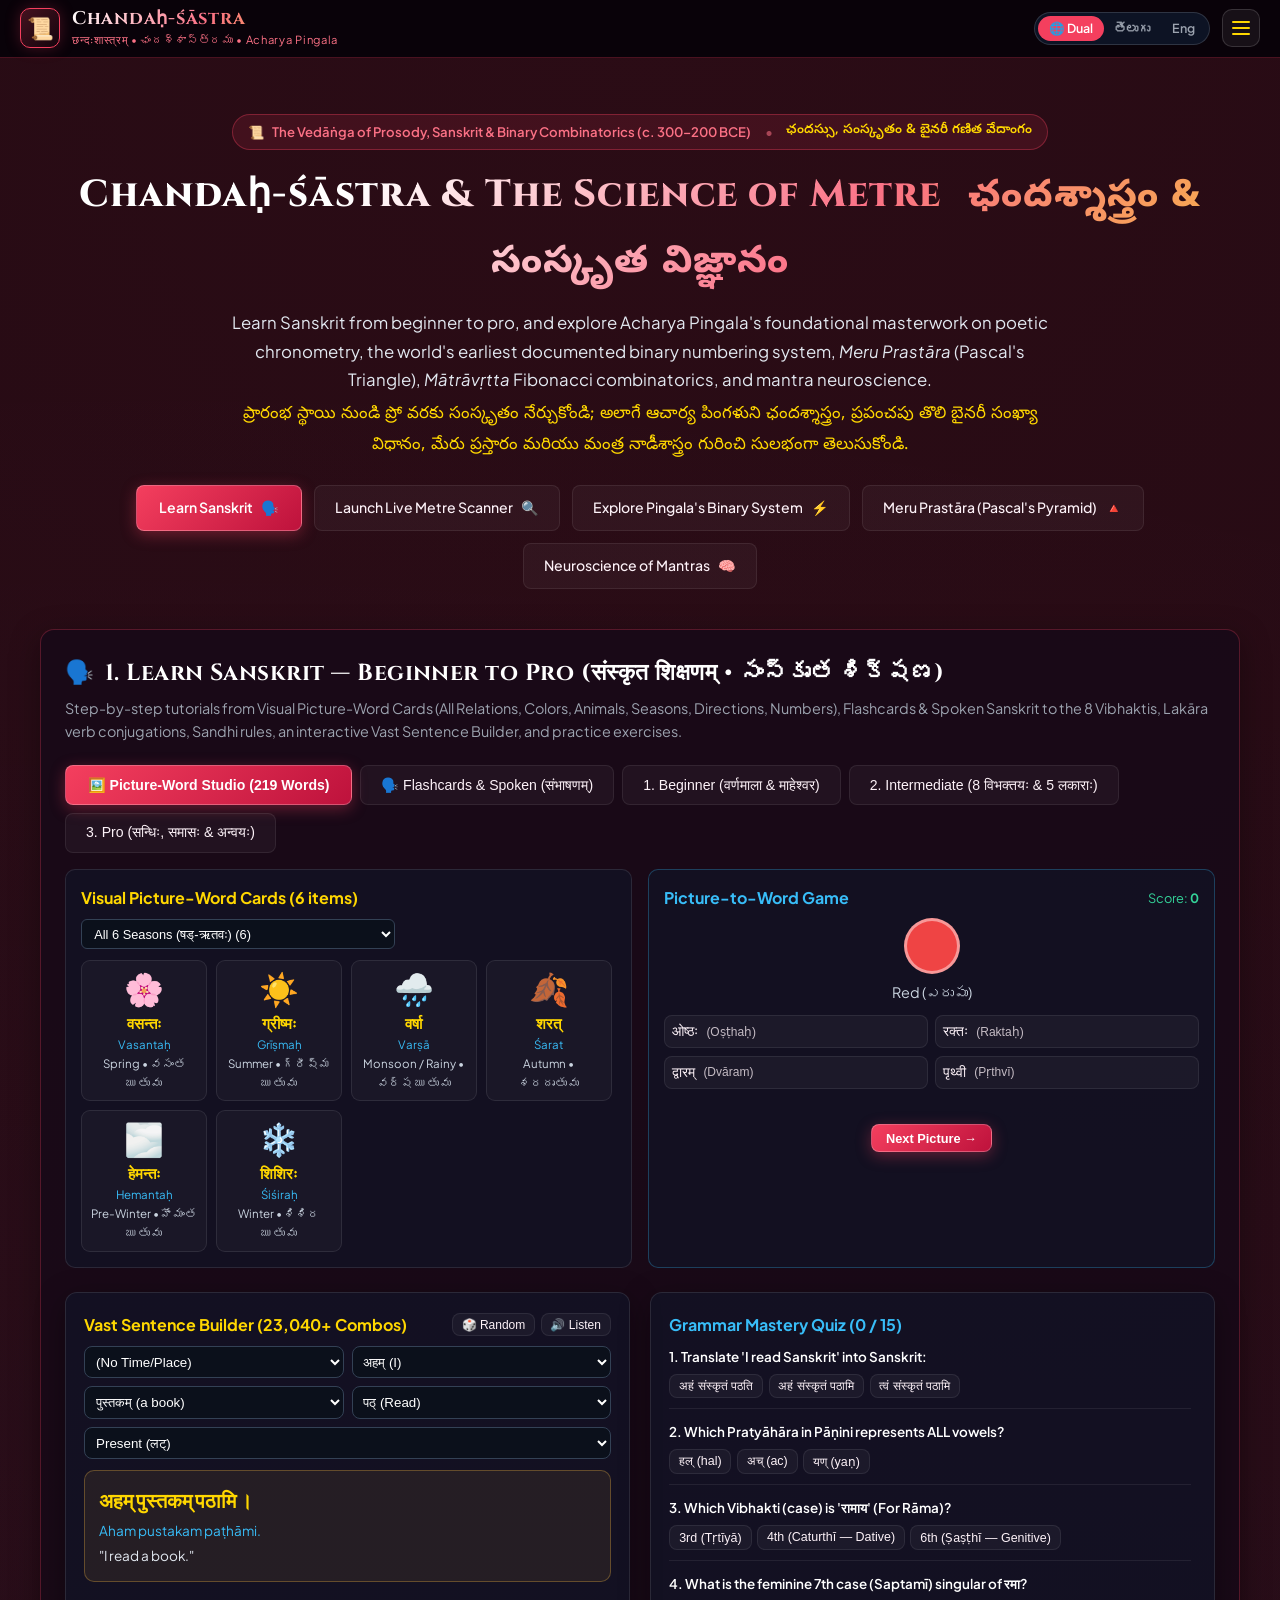
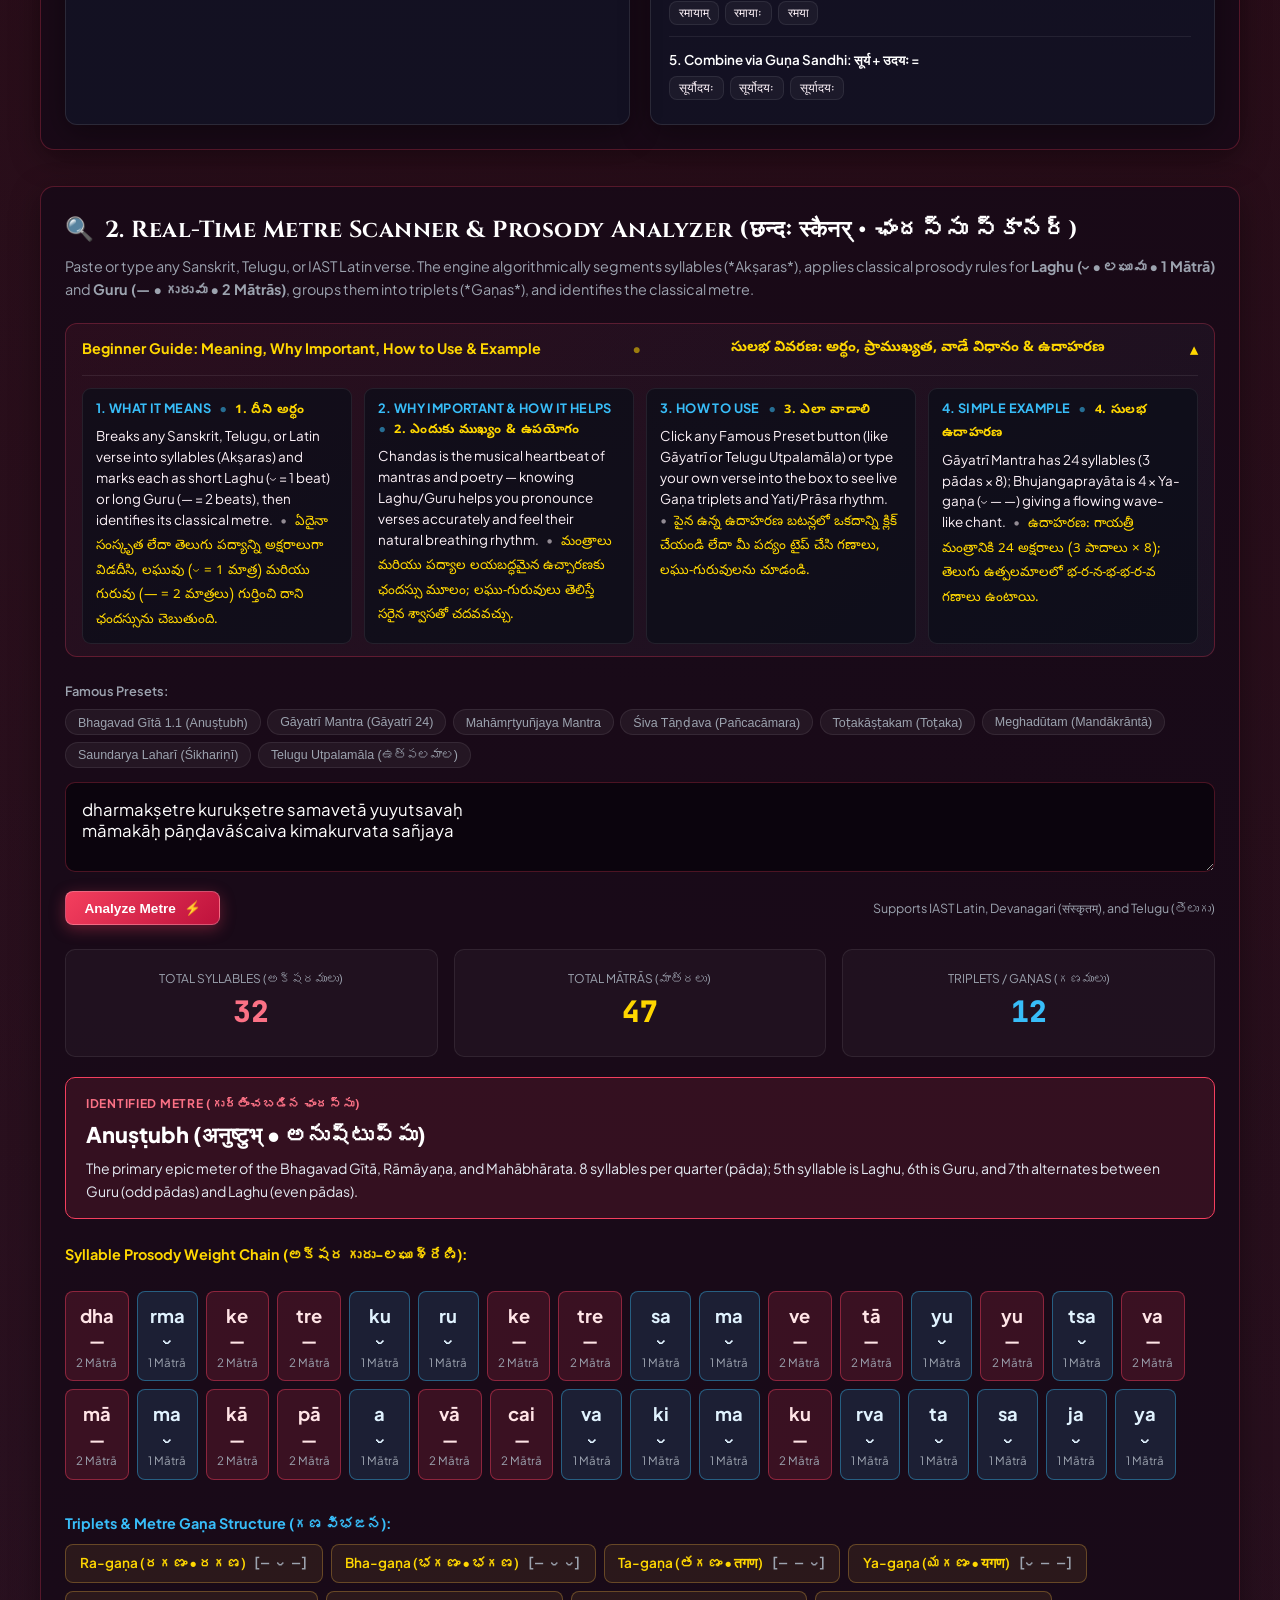
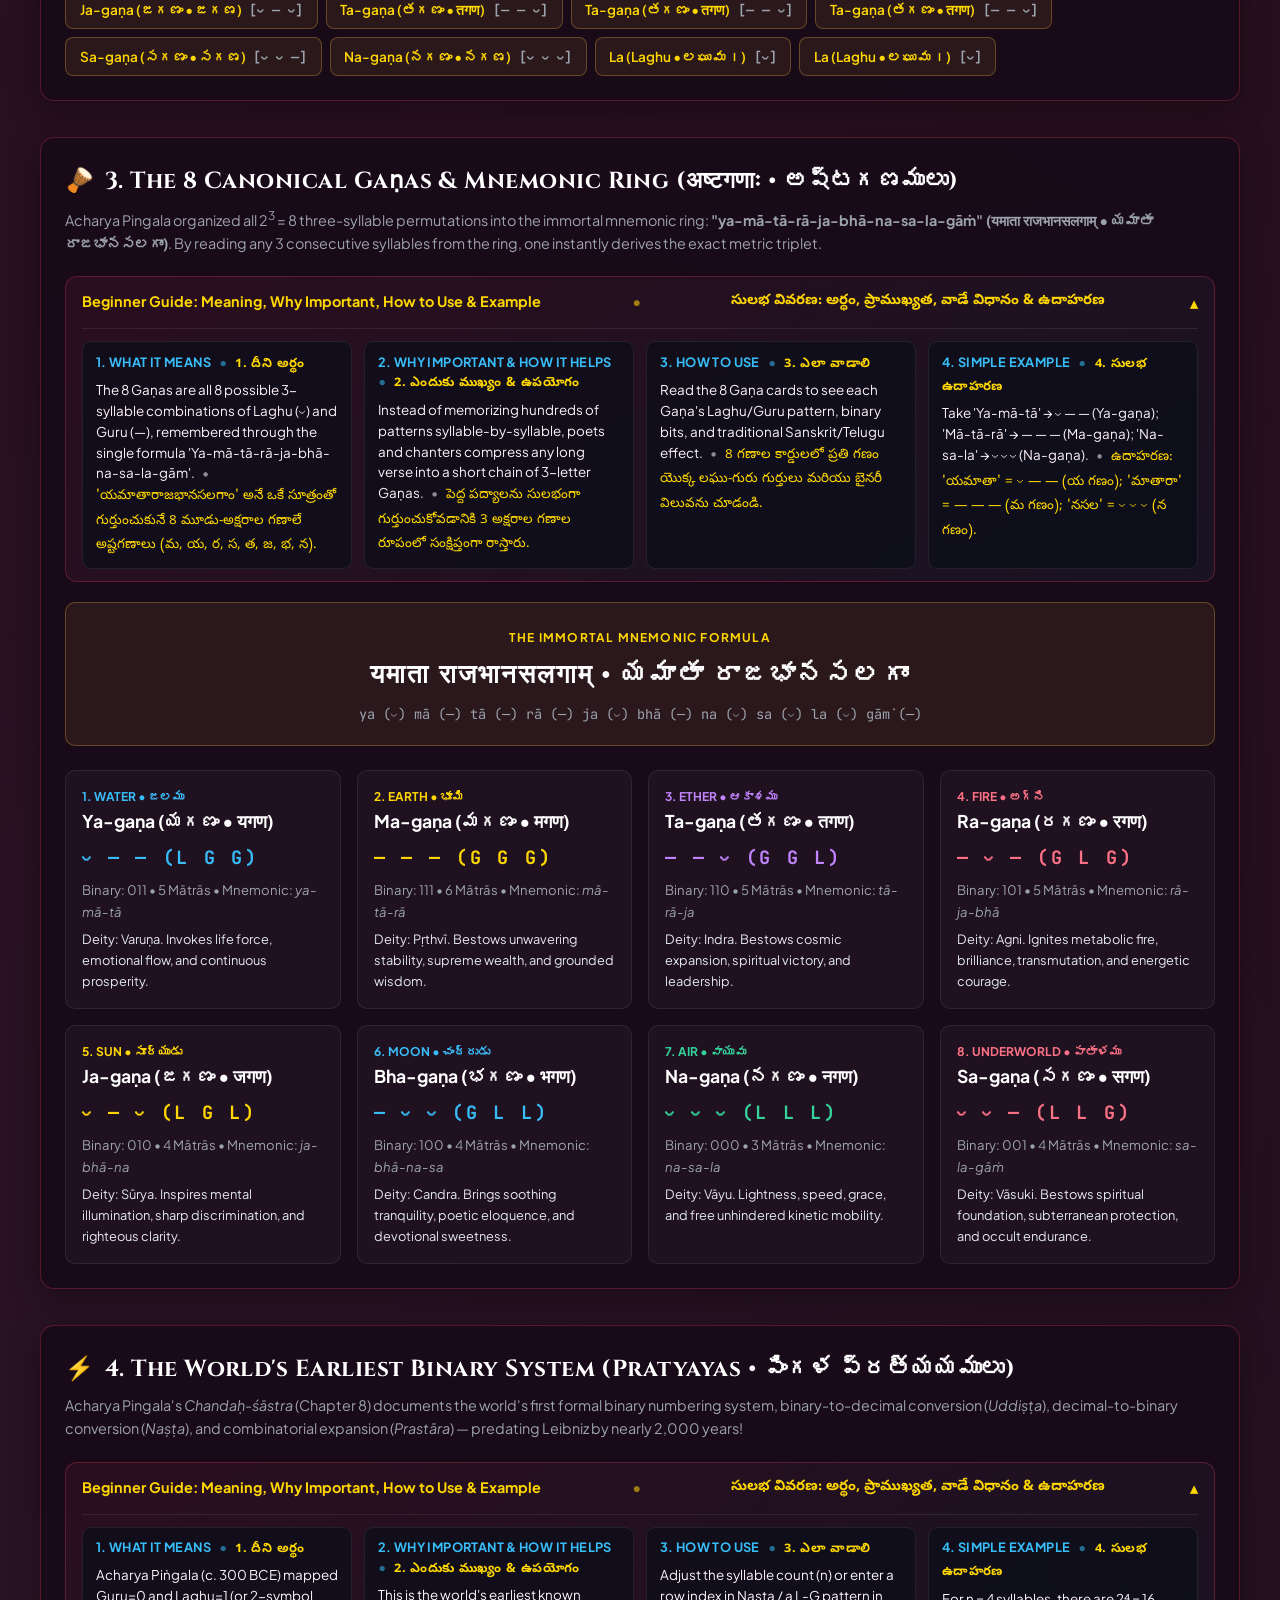
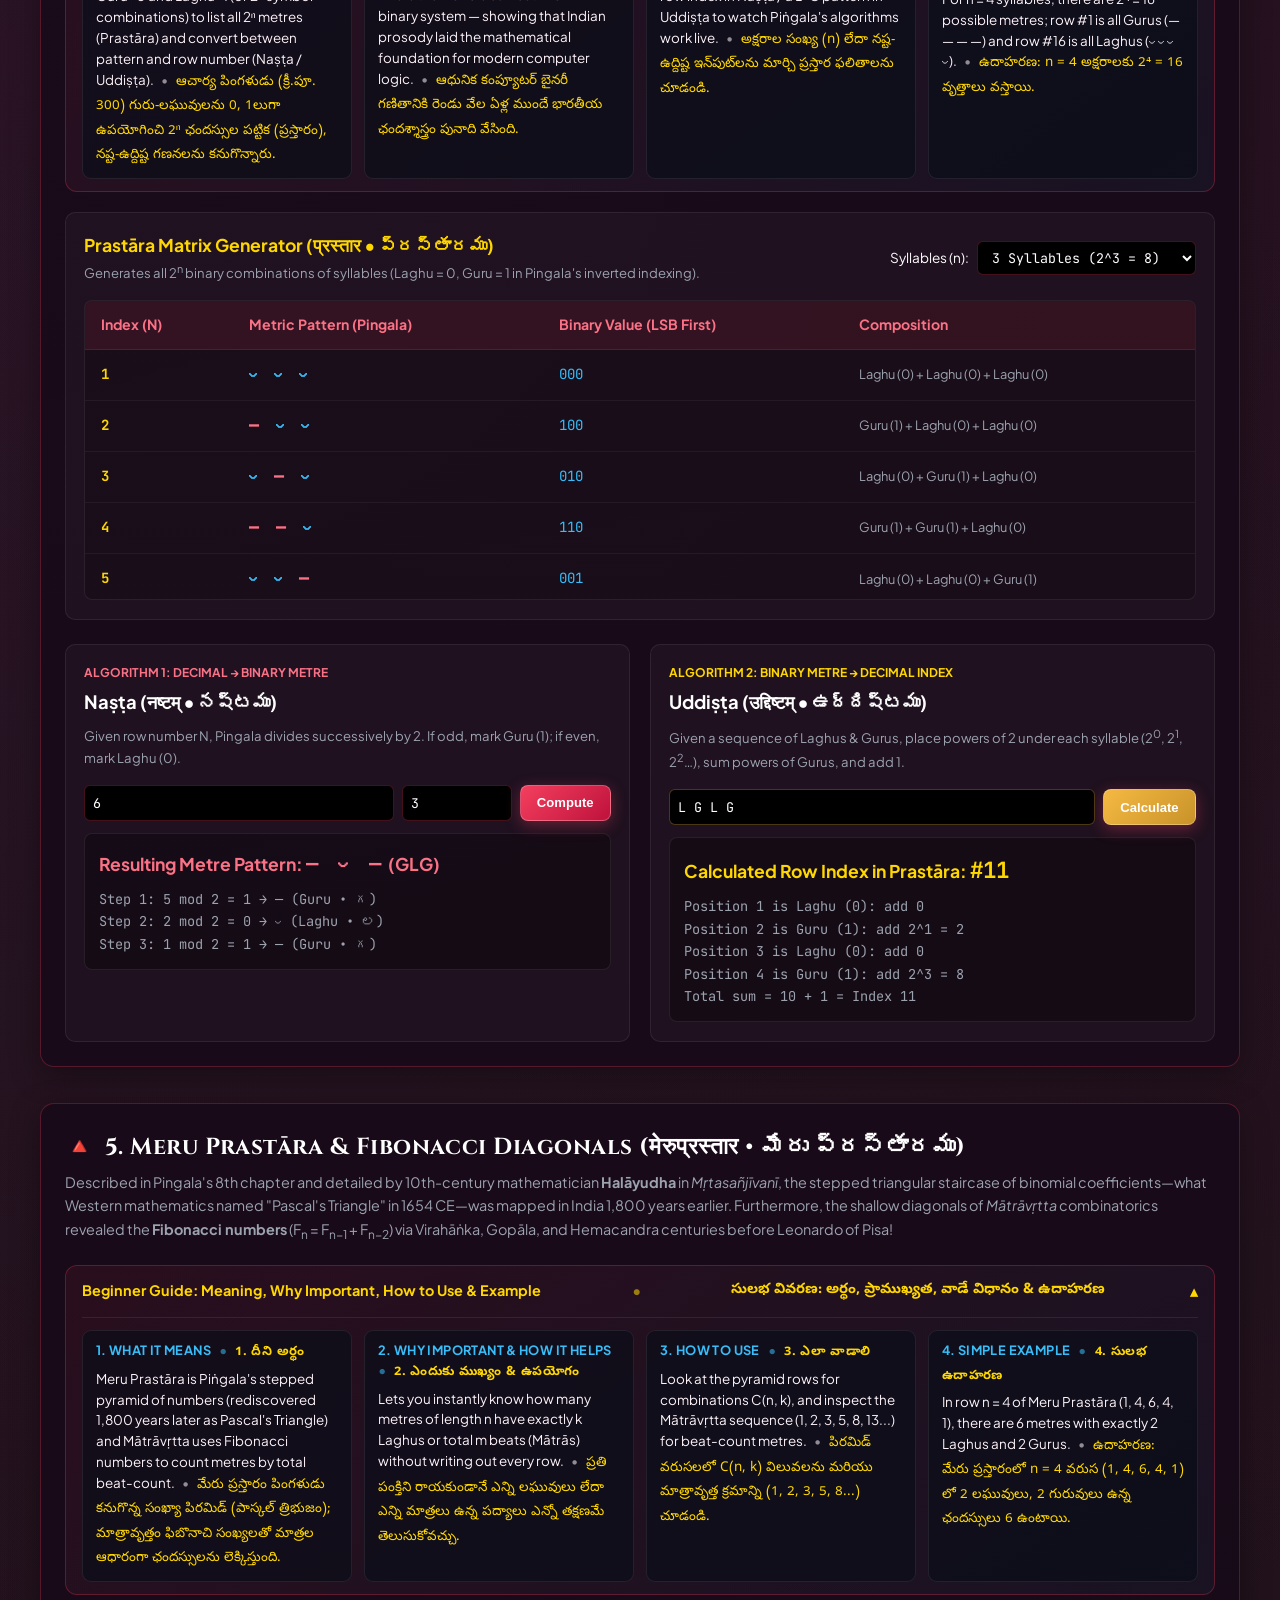
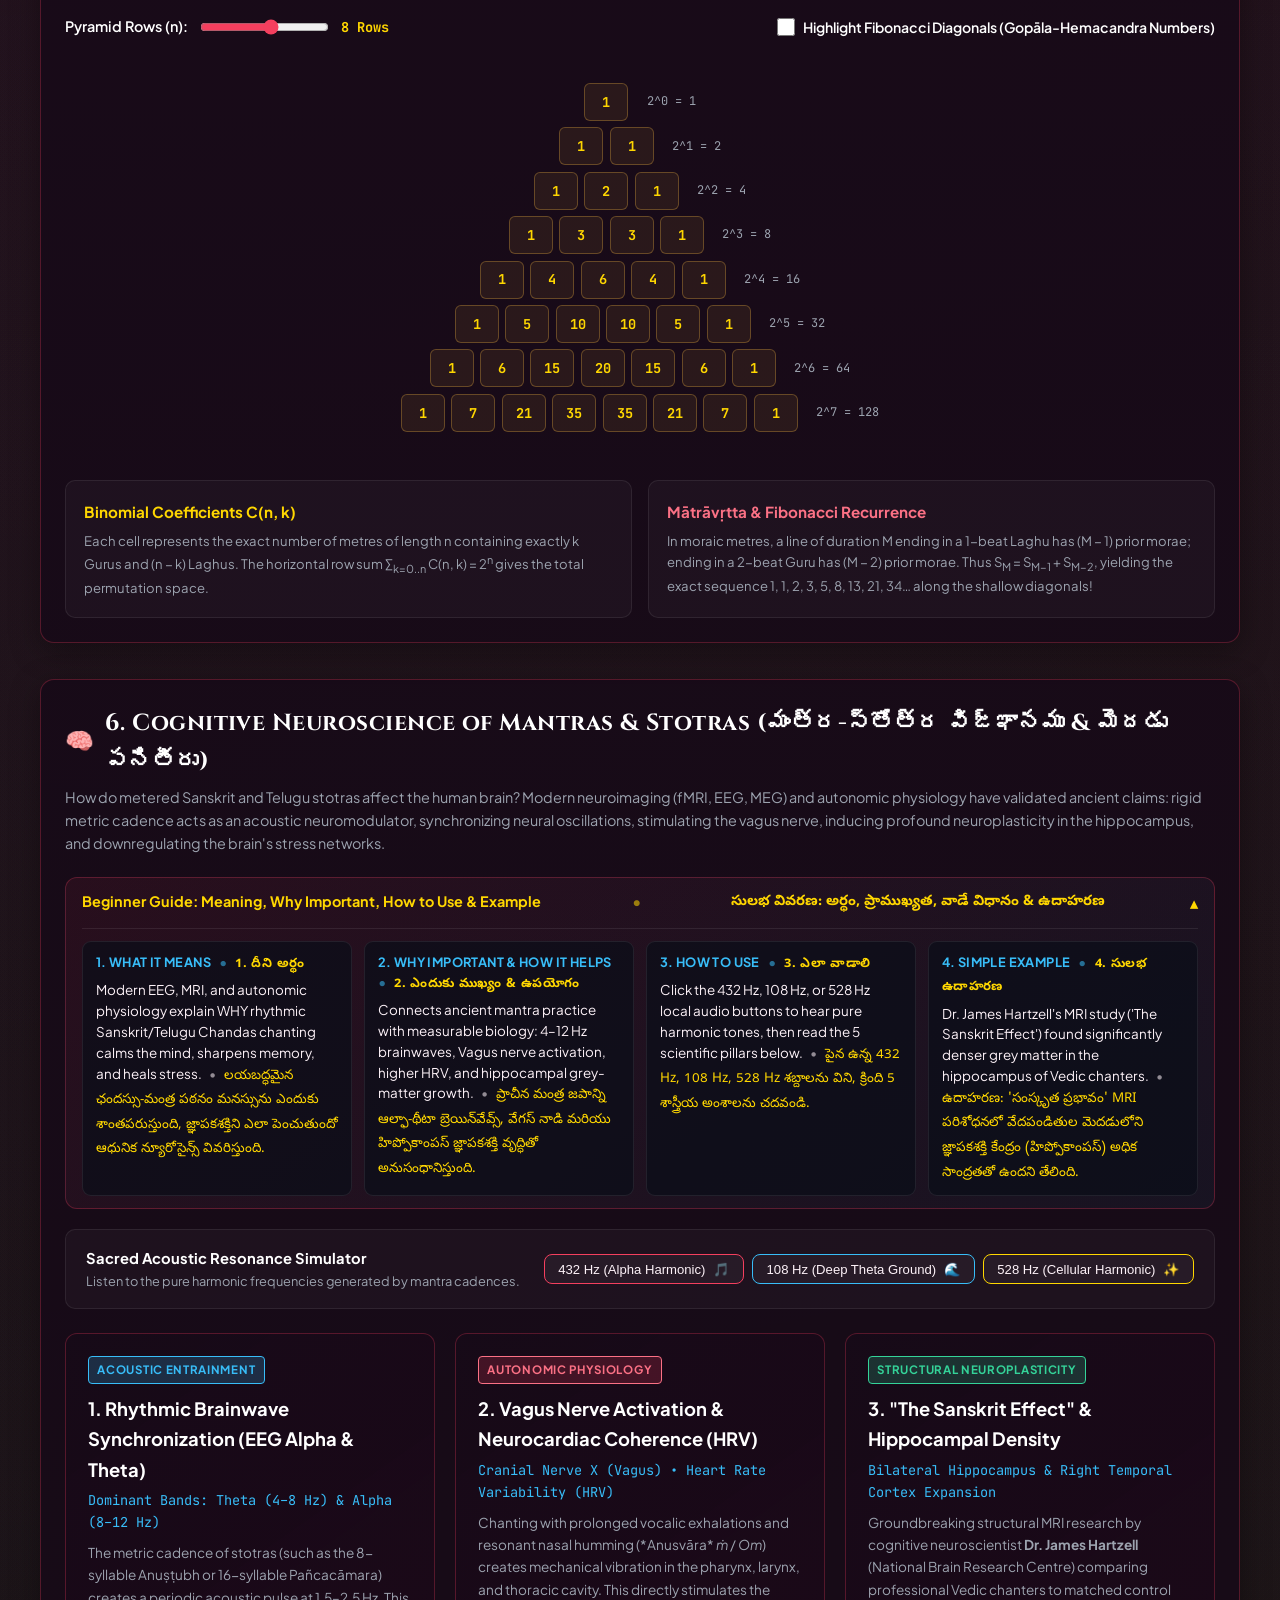
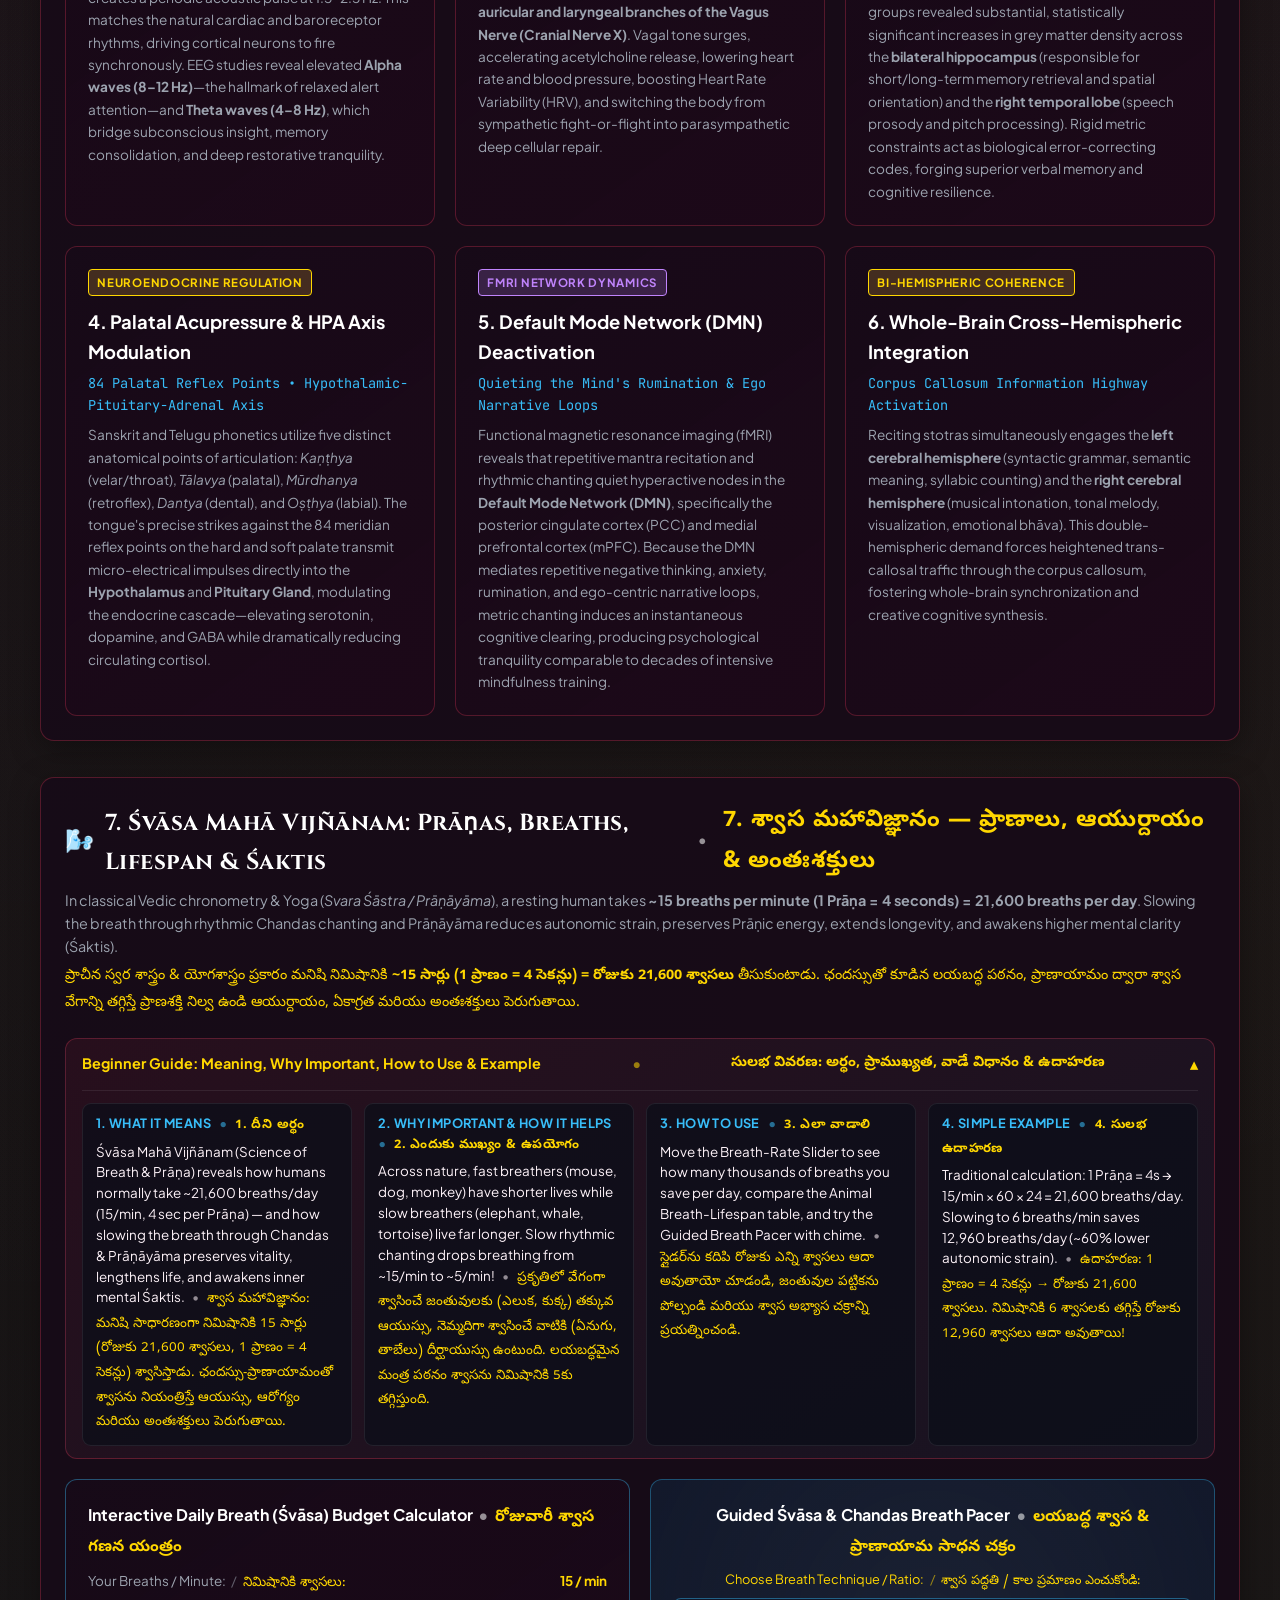
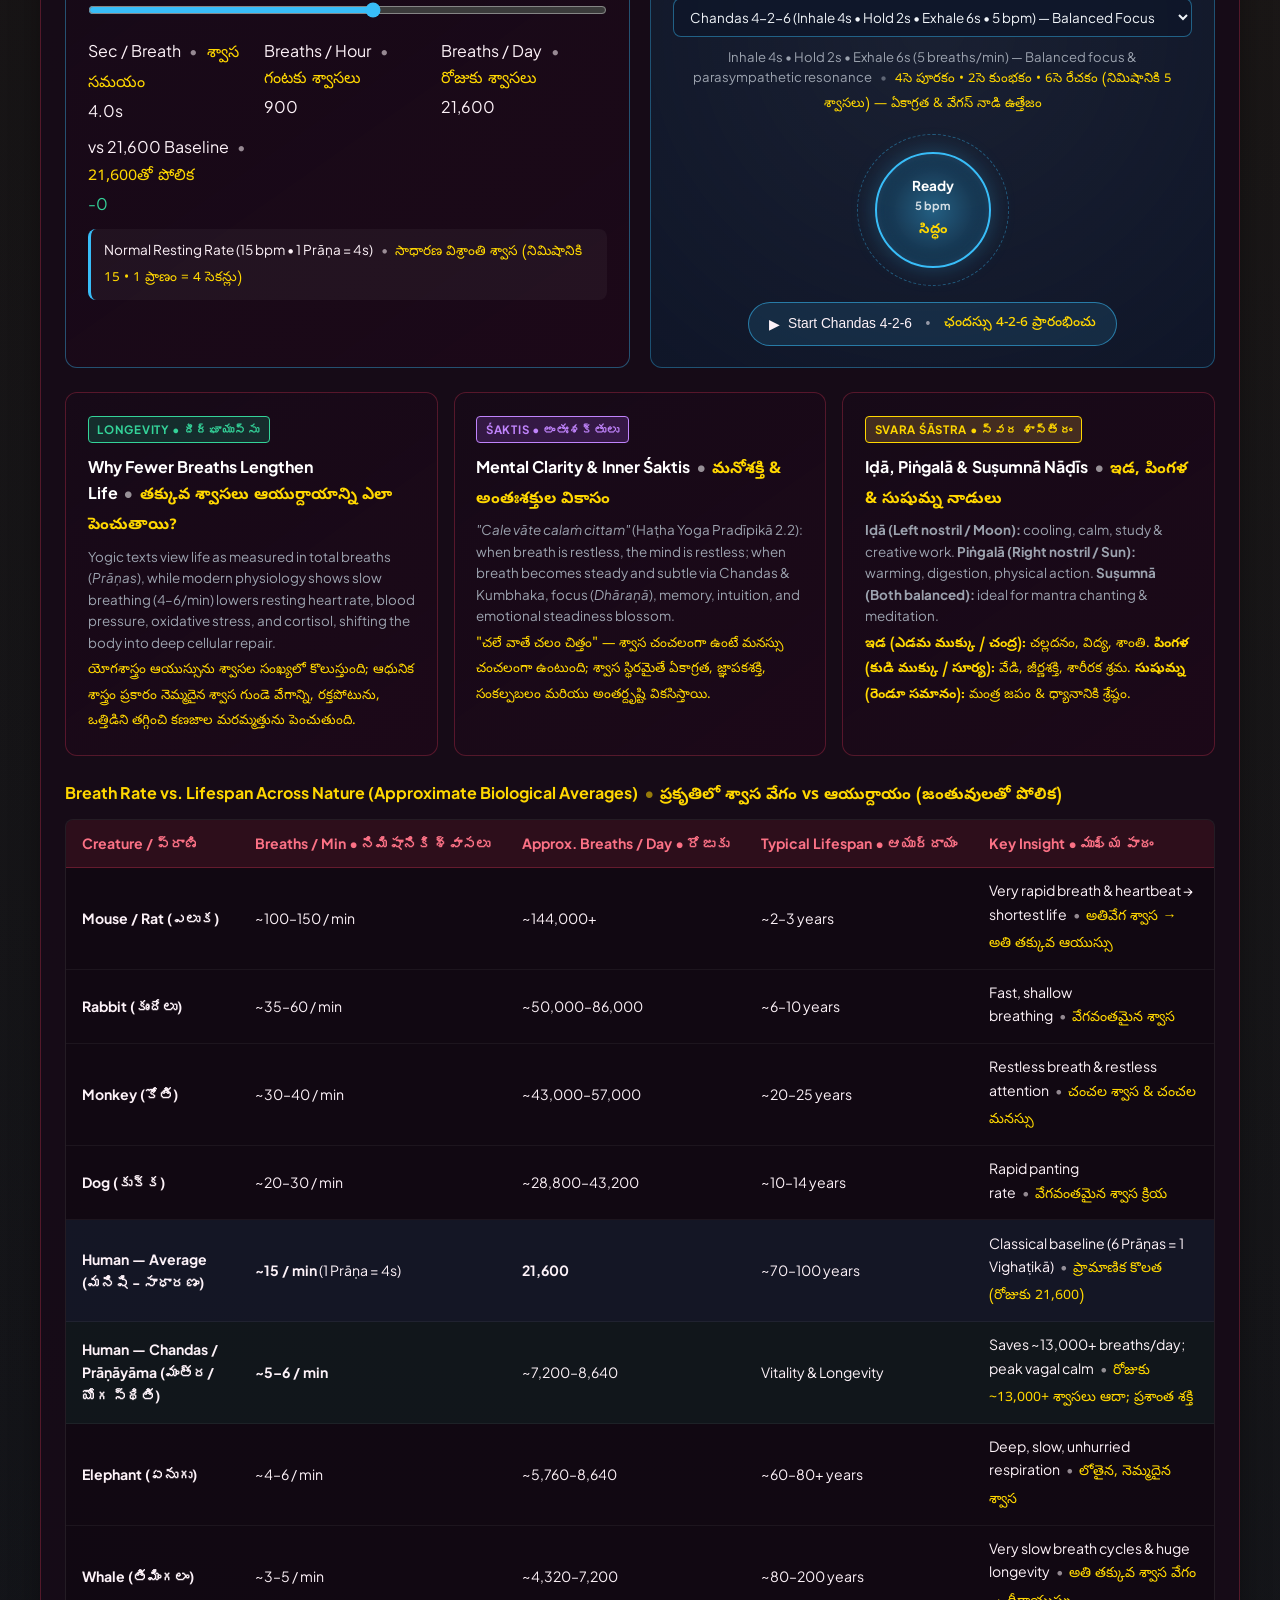
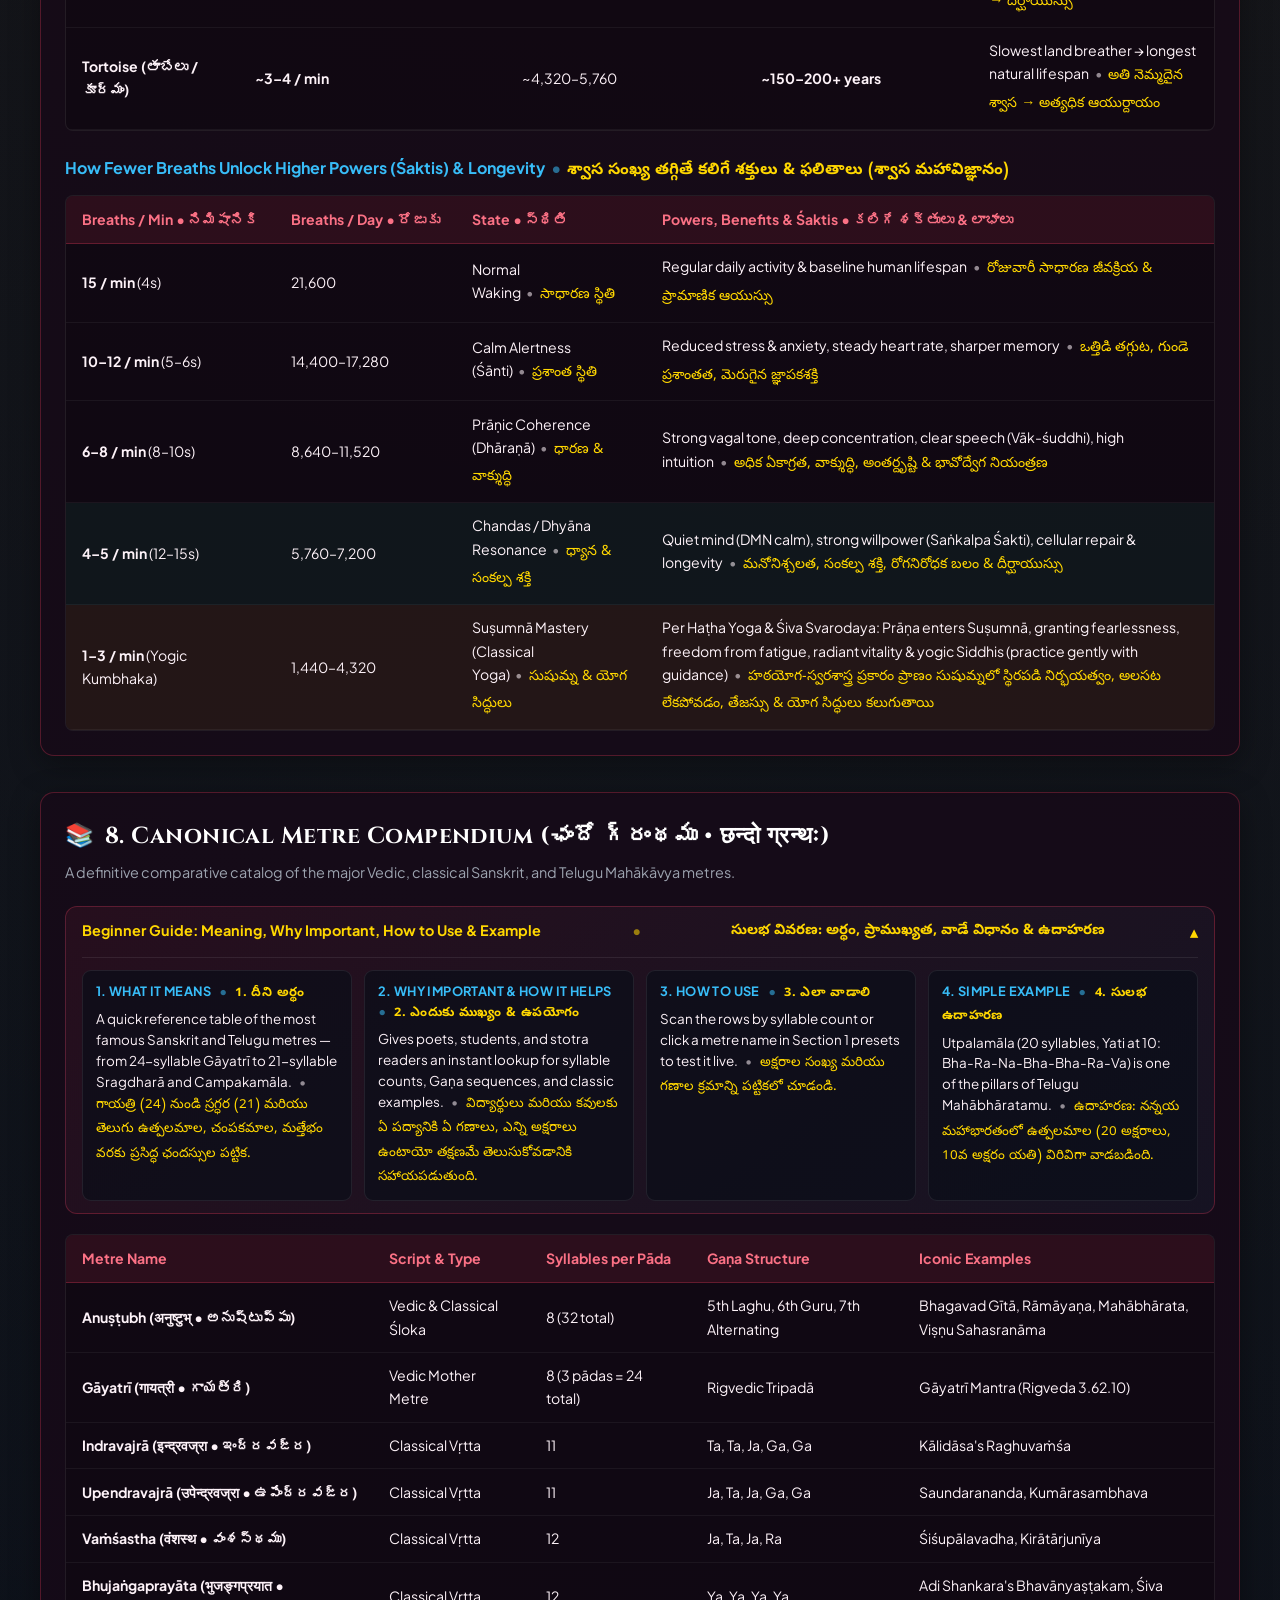
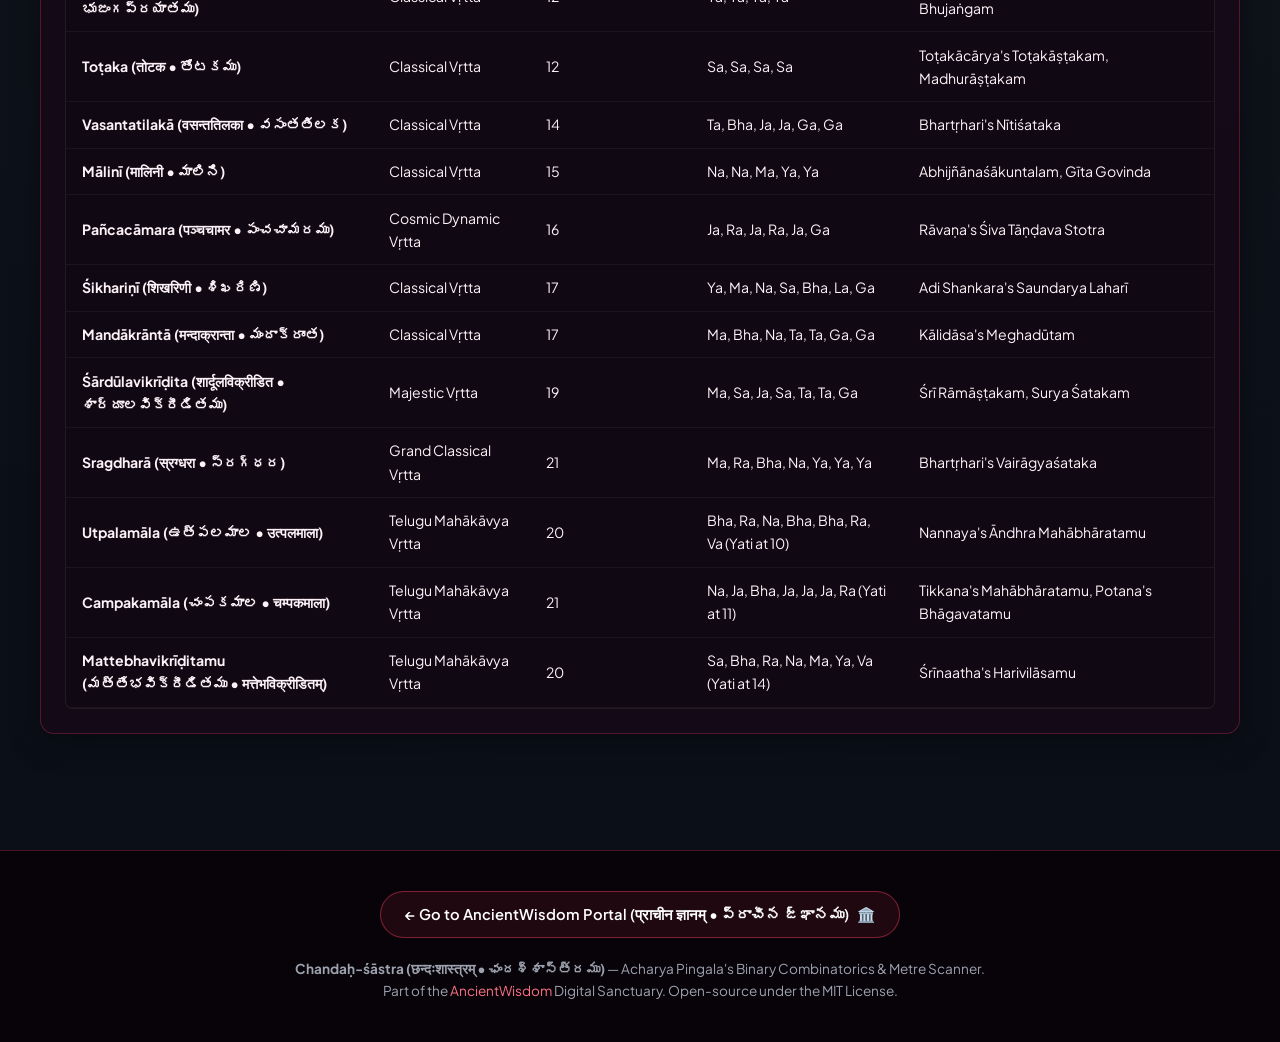
<file: Chandas/index.html>
<!DOCTYPE html>
<html lang="en">
<head>
  <meta charset="UTF-8">
  <meta name="viewport" content="width=device-width, initial-scale=1.0">
  <title>Chandaḥ-śāstra (छन्दःशास्त्रम् • ఛందశ్శాస్త్రము) — Acharya Pingala's Combinatorics & Metre Scanner</title>
  <link rel="icon" type="image/svg+xml" href="favicon.svg">
  <link rel="stylesheet" href="style.css">
  <link rel="preconnect" href="https://fonts.googleapis.com">
  <link rel="preconnect" href="https://fonts.gstatic.com" crossorigin>
  <link href="https://fonts.googleapis.com/css2?family=Cinzel:wght@600;700;800;900&family=Plus+Jakarta+Sans:wght@300;400;500;600;700;800&family=JetBrains+Mono:wght@400;500;600;700&family=Noto+Sans+Telugu:wght@400;600;700&display=swap" rel="stylesheet">
</head>
<body data-lang="dual">

  <!-- Sticky Header (Sleek Single-Row matching BrihatJataka / BrihatSamhita) -->
  <header class="site-header">
    <div class="header-container">
      <div class="logo-area">
        <div class="chandas-icon">📜</div>
        <div class="logo-text">
          <h1>Chandaḥ-śāstra</h1>
          <span>छन्दःशास्त्रम् • ఛందశ్శాస్త్రము • Acharya Pingala</span>
        </div>
      </div>

      <div style="display:flex;align-items:center;gap:0.75rem;">
        <div class="lang-segmented" role="group" aria-label="Language Selector">
          <button type="button" class="lang-opt active" data-lang-val="dual">🌐 Dual</button>
          <button type="button" class="lang-opt" data-lang-val="telugu">తెలుగు</button>
          <button type="button" class="lang-opt" data-lang-val="english">Eng</button>
        </div>
        <button id="menuToggle" class="hamburger-btn" aria-label="Toggle Navigation Menu" aria-expanded="false">
          <span class="hamburger-box"><span class="hamburger-inner"></span></span>
        </button>
      </div>
    </div>
  </header>

  <div id="navOverlay" class="nav-overlay" aria-hidden="true"></div>
  <aside id="navDrawer" class="nav-drawer" aria-hidden="true">
    <div class="drawer-header">
      <div style="font-weight:700;color:var(--gold-bright);">📜 <span class="lang-en">Chandaḥ-śāstra Index</span><span class="dual-sep">•</span><span class="lang-te">విషయ సూచిక</span></div>
      <button id="closeDrawer" class="drawer-close-btn" aria-label="Close">✕</button>
    </div>
    <nav class="drawer-nav-list">
      <a href="#sanskrit-tutor" class="drawer-nav-item active">🗣️ <span class="lang-en">1. Learn Sanskrit (Beginner–Pro)</span><span class="dual-sep">•</span><span class="lang-te">సంస్కృత శిక్షణ</span></a>
      <a href="#scanner" class="drawer-nav-item">🔍 <span class="lang-en">2. Live Metre Scanner</span><span class="dual-sep">•</span><span class="lang-te">ఛందస్సు స్కానర్</span></a>
      <a href="#ganas" class="drawer-nav-item">🪘 <span class="lang-en">3. The 8 Gaṇas</span><span class="dual-sep">•</span><span class="lang-te">అష్టగణాలు</span></a>
      <a href="#binary" class="drawer-nav-item">⚡ <span class="lang-en">4. Pingala's Binary System</span><span class="dual-sep">•</span><span class="lang-te">బైనరీ విధానం</span></a>
      <a href="#meru" class="drawer-nav-item">🔺 <span class="lang-en">5. Meru Prastāra &amp; Fibonacci</span><span class="dual-sep">•</span><span class="lang-te">మేరు ప్రస్తారం</span></a>
      <a href="#neuroscience" class="drawer-nav-item">🧠 <span class="lang-en">6. Mantra Neuroscience</span><span class="dual-sep">•</span><span class="lang-te">మంత్ర నాడీశాస్త్రం</span></a>
      <a href="#swasa" class="drawer-nav-item">🌬️ <span class="lang-en">7. Śvāsa Mahā Vijñānam</span><span class="dual-sep">•</span><span class="lang-te">శ్వాస మహావిజ్ఞానం</span></a>
      <a href="#compendium" class="drawer-nav-item">📚 <span class="lang-en">8. Canonical Metres</span><span class="dual-sep">•</span><span class="lang-te">ఛందో గ్రంథం</span></a>
    </nav>
  </aside>

  <div class="container">

    <!-- Hero Section -->
    <section class="hero" id="overview">
      <div class="hero-pill">📜 <span class="lang-en">The Vedāṅga of Prosody, Sanskrit &amp; Binary Combinatorics (c. 300–200 BCE)</span><span class="dual-sep">•</span><span class="lang-te">ఛందస్సు, సంస్కృతం &amp; బైనరీ గణిత వేదాంగం</span></div>
      <h2 class="hero-title"><span class="lang-en">Chandaḥ-śāstra &amp; The Science of Metre</span><span class="dual-sep">•</span><span class="lang-te">ఛందశ్శాస్త్రం &amp; సంస్కృత విజ్ఞానం</span></h2>
      <p class="hero-sub">
        <span class="lang-en">Learn Sanskrit from beginner to pro, and explore Acharya Pingala's foundational masterwork on poetic chronometry, the world's earliest documented binary numbering system, <em>Meru Prastāra</em> (Pascal's Triangle), <em>Mātrāvṛtta</em> Fibonacci combinatorics, and mantra neuroscience.</span>
        <span class="lang-te"><br>ప్రారంభ స్థాయి నుండి ప్రో వరకు సంస్కృతం నేర్చుకోండి; అలాగే ఆచార్య పింగళుని ఛందశ్శాస్త్రం, ప్రపంచపు తొలి బైనరీ సంఖ్యా విధానం, మేరు ప్రస్తారం మరియు మంత్ర నాడీశాస్త్రం గురించి సులభంగా తెలుసుకోండి.</span>
      </p>

      <div class="hero-actions">
        <a href="#sanskrit-tutor" class="btn-primary">
          <span>Learn Sanskrit</span> 🗣️
        </a>
        <a href="#scanner" class="btn-ghost">
          <span>Launch Live Metre Scanner</span> 🔍
        </a>
        <a href="#binary" class="btn-ghost">
          <span>Explore Pingala's Binary System</span> ⚡
        </a>
        <a href="#meru" class="btn-ghost">
          <span>Meru Prastāra (Pascal's Pyramid)</span> 🔺
        </a>
        <a href="#neuroscience" class="btn-ghost">
          <span>Neuroscience of Mantras</span> 🧠
        </a>
      </div>
    </section>

    <!-- SECTION 1: LEARN SANSKRIT (BEGINNER TO PRO) -->
    <section id="sanskrit-tutor" class="panel">
      <div class="section-head">
        <h3 class="section-title"><span>🗣️</span> 1. Learn Sanskrit — Beginner to Pro (संस्कृत शिक्षणम् • సంస్కృత శిక్షణ)</h3>
        <p class="section-sub">
          Step-by-step tutorials from Visual Picture-Word Cards (All Relations, Colors, Animals, Seasons, Directions, Numbers), Flashcards &amp; Spoken Sanskrit to the 8 Vibhaktis, Lakāra verb conjugations, Sandhi rules, an interactive Vast Sentence Builder, and practice exercises.
        </p>
      </div>
      <div id="sanskritTutorBody"></div>
    </section>

    <!-- SECTION 2: LIVE METRE SCANNER -->
    <section id="scanner" class="panel">
      <div class="section-head">
        <h3 class="section-title"><span>🔍</span> 2. Real-Time Metre Scanner & Prosody Analyzer (छन्दः स्कैनर् • ఛందస్సు స్కానర్)</h3>
        <p class="section-sub">
          Paste or type any Sanskrit, Telugu, or IAST Latin verse. The engine algorithmically segments syllables (*Akṣaras*), 
          applies classical prosody rules for <strong>Laghu (⏑ • లఘువు • 1 Mātrā)</strong> and <strong>Guru (— • గురువు • 2 Mātrās)</strong>, 
          groups them into triplets (*Gaṇas*), and identifies the classical metre.
        </p>
      </div>

      <!-- Quick Preset Chips -->
      <div style="margin-bottom: 0.85rem;">
        <span style="font-size:0.8rem; color:var(--text-muted); font-weight:600; margin-right:0.5rem;">Famous Presets:</span>
        <div style="display:inline-flex; flex-wrap:wrap; gap:0.4rem; margin-top:0.35rem;">
          <button class="preset-chip" data-preset="gita1_1">Bhagavad Gītā 1.1 (Anuṣṭubh)</button>
          <button class="preset-chip" data-preset="gayatri_mantra">Gāyatrī Mantra (Gāyatrī 24)</button>
          <button class="preset-chip" data-preset="mahamrityunjaya">Mahāmṛtyuñjaya Mantra</button>
          <button class="preset-chip" data-preset="siva_tandava">Śiva Tāṇḍava (Pañcacāmara)</button>
          <button class="preset-chip" data-preset="totakashtakam">Toṭakāṣṭakam (Toṭaka)</button>
          <button class="preset-chip" data-preset="meghadutam">Meghadūtam (Mandākrāntā)</button>
          <button class="preset-chip" data-preset="soundarya_lahari">Saundarya Laharī (Śikhariṇī)</button>
          <button class="preset-chip" data-preset="telugu_utpalamala">Telugu Utpalamāla (ఉత్పలమాల)</button>
        </div>
      </div>

      <!-- Text Input Area -->
      <textarea id="scannerInput" class="scanner-input-box" placeholder="Type or paste Sanskrit verse in IAST, Devanagari, or Telugu (e.g. dharmakṣetre kurukṣetre samavetā yuyutsavaḥ or ధర్మక్షేత్రే కురుక్షేత్రే)...">dharmakṣetre kurukṣetre samavetā yuyutsavaḥ
māmakāḥ pāṇḍavāścaiva kimakurvata sañjaya</textarea>

      <div style="display:flex; justify-content:space-between; align-items:center; margin-top:0.75rem; flex-wrap:wrap; gap:0.5rem;">
        <button id="scanActionBtn" class="btn-primary" style="padding:0.5rem 1.15rem; font-size:0.85rem;">
          <span>Analyze Metre</span> ⚡
        </button>
        <span style="font-size:0.78rem; color:var(--text-muted);">
          Supports IAST Latin, Devanagari (संस्कृतम्), and Telugu (తెలుగు)
        </span>
      </div>

      <!-- Metrics Display -->
      <div style="display:grid; grid-template-columns:repeat(auto-fit, minmax(180px, 1fr)); gap:1rem; margin-top:1.5rem;">
        <div class="card" style="text-align:center;">
          <div style="font-size:0.75rem; color:var(--text-muted); text-transform:uppercase;">Total Syllables (అక్షరములు)</div>
          <div id="statSyllables" style="font-size:1.85rem; font-weight:800; color:var(--rose-bright); font-family:var(--font-mono);">0</div>
        </div>
        <div class="card" style="text-align:center;">
          <div style="font-size:0.75rem; color:var(--text-muted); text-transform:uppercase;">Total Mātrās (మాత్రలు)</div>
          <div id="statMatras" style="font-size:1.85rem; font-weight:800; color:var(--gold-bright); font-family:var(--font-mono);">0</div>
        </div>
        <div class="card" style="text-align:center;">
          <div style="font-size:0.75rem; color:var(--text-muted); text-transform:uppercase;">Triplets / Gaṇas (గణములు)</div>
          <div id="statGanas" style="font-size:1.85rem; font-weight:800; color:var(--cyan-accent); font-family:var(--font-mono);">0</div>
        </div>
      </div>

      <!-- Matched Metre Banner -->
      <div style="margin-top:1.25rem; padding:1rem 1.25rem; border-radius:10px; border:1px solid var(--rose-primary); background:rgba(244, 63, 94, 0.12);">
        <div style="font-size:0.75rem; text-transform:uppercase; letter-spacing:0.06em; color:var(--rose-bright); font-weight:700;">
          Identified Metre (గుర్తించబడిన ఛందస్సు)
        </div>
        <div id="matchedMetreName" style="font-size:1.35rem; font-weight:800; color:#fff; margin:0.25rem 0;">--</div>
        <div id="matchedMetreDesc" style="font-size:0.88rem; color:#e2e8f0; line-height:1.6;">--</div>
      </div>

      <!-- Syllable-by-Syllable Breakdown -->
      <div style="margin-top:1.5rem;">
        <div style="font-size:0.9rem; font-weight:700; color:var(--gold-bright); margin-bottom:0.5rem;">
          Syllable Prosody Weight Chain (అక్షర గురు-లఘు శ్రేణి):
        </div>
        <div id="syllableChain" class="syllable-badge-chain"></div>
      </div>

      <!-- Gaṇas Chain -->
      <div style="margin-top:1rem;">
        <div style="font-size:0.9rem; font-weight:700; color:var(--cyan-accent); margin-bottom:0.5rem;">
          Triplets & Metre Gaṇa Structure (గణ విభజన):
        </div>
        <div id="ganasChain" style="display:flex; flex-wrap:wrap; gap:0.5rem;"></div>
      </div>
    </section>

    <!-- SECTION 2: THE 8 GAṆAS (TRIKAS) -->
    <section id="ganas" class="panel">
      <div class="section-head">
        <h3 class="section-title"><span>🪘</span> 3. The 8 Canonical Gaṇas & Mnemonic Ring (अष्टगणाः • అష్టగణములు)</h3>
        <p class="section-sub">
          Acharya Pingala organized all 2<sup>3</sup> = 8 three-syllable permutations into the immortal mnemonic ring: 
          <strong>"ya-mā-tā-rā-ja-bhā-na-sa-la-gāṁ" (यमाता राजभानसलगाम् • యమాతా రాజభానసలగాం)</strong>. 
          By reading any 3 consecutive syllables from the ring, one instantly derives the exact metric triplet.
        </p>
      </div>

      <!-- Mnemonic Banner -->
      <div style="text-align:center; padding:1.25rem; background:rgba(245, 185, 66, 0.08); border:1px solid var(--border-gold); border-radius:10px; margin-bottom:1.5rem;">
        <span style="font-size:0.75rem; text-transform:uppercase; letter-spacing:0.1em; color:var(--gold-bright); font-weight:700;">The Immortal Mnemonic Formula</span>
        <div style="font-size:1.6rem; font-weight:800; color:#fff; letter-spacing:0.08em; margin:0.35rem 0; font-family:var(--font-display);">
          यमाता राजभानसलगाम् • యమాతా రాజభానసలగాం
        </div>
        <div style="font-size:0.85rem; color:var(--text-muted); font-family:var(--font-mono);">
          ya (⏑) mā (—) tā (—) rā (—) ja (⏑) bhā (—) na (⏑) sa (⏑) la (⏑) gāṁ (—)
        </div>
      </div>

      <!-- 8 Ganas Grid -->
      <div style="display:grid; grid-template-columns:repeat(auto-fit, minmax(250px, 1fr)); gap:1rem;">
        
        <div class="gana-card">
          <div style="font-size:0.75rem; color:var(--cyan-accent); font-weight:700;">1. WATER • జలము</div>
          <h4 style="font-size:1.1rem; color:#fff;">Ya-gaṇa (యగణం • यगण)</h4>
          <div class="gana-code" style="color:var(--cyan-accent);">⏑ — — (L G G)</div>
          <p style="font-size:0.82rem; color:var(--text-muted); margin-bottom:0.4rem;">Binary: 011 • 5 Mātrās • Mnemonic: <em>ya-mā-tā</em></p>
          <div style="font-size:0.8rem; color:#e2e8f0;">Deity: Varuṇa. Invokes life force, emotional flow, and continuous prosperity.</div>
        </div>

        <div class="gana-card">
          <div style="font-size:0.75rem; color:var(--gold-bright); font-weight:700;">2. EARTH • భూమి</div>
          <h4 style="font-size:1.1rem; color:#fff;">Ma-gaṇa (మగణం • मगण)</h4>
          <div class="gana-code" style="color:var(--gold-bright);">— — — (G G G)</div>
          <p style="font-size:0.82rem; color:var(--text-muted); margin-bottom:0.4rem;">Binary: 111 • 6 Mātrās • Mnemonic: <em>mā-tā-rā</em></p>
          <div style="font-size:0.8rem; color:#e2e8f0;">Deity: Pṛthvī. Bestows unwavering stability, supreme wealth, and grounded wisdom.</div>
        </div>

        <div class="gana-card">
          <div style="font-size:0.75rem; color:var(--purple-accent); font-weight:700;">3. ETHER • ఆకాశము</div>
          <h4 style="font-size:1.1rem; color:#fff;">Ta-gaṇa (తగణం • तगण)</h4>
          <div class="gana-code" style="color:var(--purple-accent);">— — ⏑ (G G L)</div>
          <p style="font-size:0.82rem; color:var(--text-muted); margin-bottom:0.4rem;">Binary: 110 • 5 Mātrās • Mnemonic: <em>tā-rā-ja</em></p>
          <div style="font-size:0.8rem; color:#e2e8f0;">Deity: Indra. Bestows cosmic expansion, spiritual victory, and leadership.</div>
        </div>

        <div class="gana-card">
          <div style="font-size:0.75rem; color:var(--rose-bright); font-weight:700;">4. FIRE • అగ్ని</div>
          <h4 style="font-size:1.1rem; color:#fff;">Ra-gaṇa (రగణం • रगण)</h4>
          <div class="gana-code" style="color:var(--rose-bright);">— ⏑ — (G L G)</div>
          <p style="font-size:0.82rem; color:var(--text-muted); margin-bottom:0.4rem;">Binary: 101 • 5 Mātrās • Mnemonic: <em>rā-ja-bhā</em></p>
          <div style="font-size:0.8rem; color:#e2e8f0;">Deity: Agni. Ignites metabolic fire, brilliance, transmutation, and energetic courage.</div>
        </div>

        <div class="gana-card">
          <div style="font-size:0.75rem; color:var(--gold-bright); font-weight:700;">5. SUN • సూర్యుడు</div>
          <h4 style="font-size:1.1rem; color:#fff;">Ja-gaṇa (జగణం • जगण)</h4>
          <div class="gana-code" style="color:var(--gold-bright);">⏑ — ⏑ (L G L)</div>
          <p style="font-size:0.82rem; color:var(--text-muted); margin-bottom:0.4rem;">Binary: 010 • 4 Mātrās • Mnemonic: <em>ja-bhā-na</em></p>
          <div style="font-size:0.8rem; color:#e2e8f0;">Deity: Sūrya. Inspires mental illumination, sharp discrimination, and righteous clarity.</div>
        </div>

        <div class="gana-card">
          <div style="font-size:0.75rem; color:var(--cyan-accent); font-weight:700;">6. MOON • చంద్రుడు</div>
          <h4 style="font-size:1.1rem; color:#fff;">Bha-gaṇa (భగణం • भगण)</h4>
          <div class="gana-code" style="color:var(--cyan-accent);">— ⏑ ⏑ (G L L)</div>
          <p style="font-size:0.82rem; color:var(--text-muted); margin-bottom:0.4rem;">Binary: 100 • 4 Mātrās • Mnemonic: <em>bhā-na-sa</em></p>
          <div style="font-size:0.8rem; color:#e2e8f0;">Deity: Candra. Brings soothing tranquility, poetic eloquence, and devotional sweetness.</div>
        </div>

        <div class="gana-card">
          <div style="font-size:0.75rem; color:var(--emerald-bright); font-weight:700;">7. AIR • వాయువు</div>
          <h4 style="font-size:1.1rem; color:#fff;">Na-gaṇa (నగణం • नगण)</h4>
          <div class="gana-code" style="color:var(--emerald-bright);">⏑ ⏑ ⏑ (L L L)</div>
          <p style="font-size:0.82rem; color:var(--text-muted); margin-bottom:0.4rem;">Binary: 000 • 3 Mātrās • Mnemonic: <em>na-sa-la</em></p>
          <div style="font-size:0.8rem; color:#e2e8f0;">Deity: Vāyu. Lightness, speed, grace, and free unhindered kinetic mobility.</div>
        </div>

        <div class="gana-card">
          <div style="font-size:0.75rem; color:var(--rose-bright); font-weight:700;">8. UNDERWORLD • పాతాళము</div>
          <h4 style="font-size:1.1rem; color:#fff;">Sa-gaṇa (సగణం • सगण)</h4>
          <div class="gana-code" style="color:var(--rose-bright);">⏑ ⏑ — (L L G)</div>
          <p style="font-size:0.82rem; color:var(--text-muted); margin-bottom:0.4rem;">Binary: 001 • 4 Mātrās • Mnemonic: <em>sa-la-gāṁ</em></p>
          <div style="font-size:0.8rem; color:#e2e8f0;">Deity: Vāsuki. Bestows spiritual foundation, subterranean protection, and occult endurance.</div>
        </div>

      </div>
    </section>

    <!-- SECTION 3: WORLD'S EARLIEST BINARY SYSTEM -->
    <section id="binary" class="panel">
      <div class="section-head">
        <h3 class="section-title"><span>⚡</span> 4. The World's Earliest Binary System (Pratyayas • పింగళ ప్రత్యయములు)</h3>
        <p class="section-sub">
          Acharya Pingala's <em>Chandaḥ-śāstra</em> (Chapter 8) documents the world's first formal binary numbering system, 
          binary-to-decimal conversion (<em>Uddiṣṭa</em>), decimal-to-binary conversion (<em>Naṣṭa</em>), 
          and combinatorial expansion (<em>Prastāra</em>) — predating Leibniz by nearly 2,000 years!
        </p>
      </div>

      <!-- Binary Prastara Generator -->
      <div class="card" style="margin-bottom:1.5rem;">
        <div style="display:flex; justify-content:space-between; align-items:center; flex-wrap:wrap; gap:0.75rem; margin-bottom:1rem;">
          <div>
            <h4 style="font-size:1.1rem; color:var(--gold-bright);">Prastāra Matrix Generator (प्रस्तार • ప్రస్తారము)</h4>
            <div style="font-size:0.82rem; color:var(--text-muted);">
              Generates all 2<sup>n</sup> binary combinations of syllables (Laghu = 0, Guru = 1 in Pingala's inverted indexing).
            </div>
          </div>
          <div style="display:flex; align-items:center; gap:0.5rem;">
            <label style="font-size:0.85rem; color:#fff;">Syllables (n):</label>
            <select id="prastaraNSelect" style="background:#000; border:1px solid var(--border-rose); color:#fff; padding:0.35rem 0.65rem; border-radius:6px; font-family:var(--font-mono);">
              <option value="1">1 Syllable (2^1 = 2)</option>
              <option value="2">2 Syllables (2^2 = 4)</option>
              <option value="3" selected>3 Syllables (2^3 = 8)</option>
              <option value="4">4 Syllables (2^4 = 16)</option>
              <option value="5">5 Syllables (2^5 = 32)</option>
            </select>
          </div>
        </div>

        <div class="table-wrap" style="max-height:300px; overflow-y:auto;">
          <table>
            <thead>
              <tr>
                <th>Index (N)</th>
                <th>Metric Pattern (Pingala)</th>
                <th>Binary Value (LSB First)</th>
                <th>Composition</th>
              </tr>
            </thead>
            <tbody id="prastaraTableBody"></tbody>
          </table>
        </div>
      </div>

      <!-- Interactive Nasta & Uddista Calculators -->
      <div style="display:grid; grid-template-columns:repeat(auto-fit, minmax(320px, 1fr)); gap:1.25rem;">
        
        <!-- Nasta: Decimal to Binary Metre -->
        <div class="card">
          <div style="font-size:0.75rem; color:var(--rose-bright); font-weight:700; text-transform:uppercase;">
            Algorithm 1: Decimal → Binary Metre
          </div>
          <h4 style="font-size:1.15rem; color:#fff; margin:0.25rem 0 0.5rem;">Naṣṭa (नष्टम् • నష్టము)</h4>
          <p style="font-size:0.82rem; color:var(--text-muted); margin-bottom:1rem;">
            Given row number N, Pingala divides successively by 2. If odd, mark Guru (1); if even, mark Laghu (0).
          </p>

          <div style="display:flex; gap:0.5rem; margin-bottom:0.75rem;">
            <input id="nastaIndexInput" type="number" min="1" max="1024" value="6" style="flex:1; background:#000; border:1px solid var(--border-rose); color:#fff; padding:0.5rem; border-radius:6px; font-family:var(--font-mono);" placeholder="Index N (e.g. 6)">
            <input id="nastaSylInput" type="number" min="1" max="10" value="3" style="width:110px; background:#000; border:1px solid var(--border-rose); color:#fff; padding:0.5rem; border-radius:6px; font-family:var(--font-mono);" placeholder="Syllables (3)">
            <button id="nastaRunBtn" class="btn-primary" style="padding:0.5rem 1rem; font-size:0.82rem;">Compute</button>
          </div>

          <div id="nastaOutput" style="background:rgba(0,0,0,0.3); border:1px solid var(--border-subtle); padding:0.85rem; border-radius:8px; min-height:80px;"></div>
        </div>

        <!-- Uddista: Binary Metre to Decimal -->
        <div class="card">
          <div style="font-size:0.75rem; color:var(--gold-bright); font-weight:700; text-transform:uppercase;">
            Algorithm 2: Binary Metre → Decimal Index
          </div>
          <h4 style="font-size:1.15rem; color:#fff; margin:0.25rem 0 0.5rem;">Uddiṣṭa (उद्दिष्टम् • ఉద్దిష్టము)</h4>
          <p style="font-size:0.82rem; color:var(--text-muted); margin-bottom:1rem;">
            Given a sequence of Laghus &amp; Gurus, place powers of 2 under each syllable (2<sup>0</sup>, 2<sup>1</sup>, 2<sup>2</sup>…), sum powers of Gurus, and add 1.
          </p>

          <div style="display:flex; gap:0.5rem; margin-bottom:0.75rem;">
            <input id="uddistaPatternInput" type="text" value="L G L G" style="flex:1; background:#000; border:1px solid var(--border-gold); color:#fff; padding:0.5rem; border-radius:6px; font-family:var(--font-mono);" placeholder="Pattern (e.g. L G L G or 0 1 0 1)">
            <button id="uddistaRunBtn" class="btn-primary" style="padding:0.5rem 1rem; font-size:0.82rem; background:linear-gradient(135deg, var(--gold-primary), var(--gold-dim));">Calculate</button>
          </div>

          <div id="uddistaOutput" style="background:rgba(0,0,0,0.3); border:1px solid var(--border-subtle); padding:0.85rem; border-radius:8px; min-height:80px;"></div>
        </div>

      </div>
    </section>

    <!-- SECTION 4: MERU PRASTĀRA & FIBONACCI -->
    <section id="meru" class="panel">
      <div class="section-head">
        <h3 class="section-title"><span>🔺</span> 5. Meru Prastāra & Fibonacci Diagonals (मेरुप्रस्तार • మేరు ప్రస్తారము)</h3>
        <p class="section-sub">
          Described in Pingala's 8th chapter and detailed by 10th-century mathematician <strong>Halāyudha</strong> in <em>Mṛtasañjīvanī</em>, 
          the stepped triangular staircase of binomial coefficients—what Western mathematics named "Pascal's Triangle" in 1654 CE—was mapped in India 1,800 years earlier. 
          Furthermore, the shallow diagonals of <em>Mātrāvṛtta</em> combinatorics revealed the <strong>Fibonacci numbers</strong> (F<sub>n</sub> = F<sub>n−1</sub> + F<sub>n−2</sub>) 
          via Virahāṅka, Gopāla, and Hemacandra centuries before Leonardo of Pisa!
        </p>
      </div>

      <!-- Controls -->
      <div style="display:flex; justify-content:space-between; align-items:center; flex-wrap:wrap; gap:1rem; margin-bottom:1.25rem;">
        <div style="display:flex; align-items:center; gap:0.75rem;">
          <label style="font-size:0.9rem; color:#fff; font-weight:600;">Pyramid Rows (n):</label>
          <input id="meruRowsInput" type="range" min="3" max="12" value="8" style="accent-color:var(--rose-primary);">
          <span style="font-size:0.85rem; color:var(--gold-bright); font-family:var(--font-mono); font-weight:700;">8 Rows</span>
        </div>

        <div style="display:flex; align-items:center; gap:0.5rem;">
          <input id="meruFibToggle" type="checkbox" id="fibToggle" style="accent-color:var(--rose-primary); width:18px; height:18px; cursor:pointer;">
          <label for="meruFibToggle" style="font-size:0.88rem; color:#fff; cursor:pointer; font-weight:600;">
            Highlight Fibonacci Diagonals (Gopāla-Hemacandra Numbers)
          </label>
        </div>
      </div>

      <!-- Pyramid Visualizer -->
      <div id="meruPyramidContainer" class="meru-container"></div>

      <!-- Mathematical Callout -->
      <div style="margin-top:1.5rem; display:grid; grid-template-columns:repeat(auto-fit, minmax(280px, 1fr)); gap:1rem;">
        <div class="card">
          <h4 style="font-size:0.95rem; color:var(--gold-bright); margin-bottom:0.35rem;">Binomial Coefficients C(n, k)</h4>
          <p style="font-size:0.82rem; color:var(--text-muted); line-height:1.6;">
            Each cell represents the exact number of metres of length n containing exactly k Gurus and (n − k) Laghus. 
            The horizontal row sum ∑<sub>k=0..n</sub> C(n, k) = 2<sup>n</sup> gives the total permutation space.
          </p>
        </div>

        <div class="card">
          <h4 style="font-size:0.95rem; color:var(--rose-bright); margin-bottom:0.35rem;">Mātrāvṛtta & Fibonacci Recurrence</h4>
          <p style="font-size:0.82rem; color:var(--text-muted); line-height:1.6;">
            In moraic metres, a line of duration M ending in a 1-beat Laghu has (M − 1) prior morae; ending in a 2-beat Guru has (M − 2) prior morae. 
            Thus S<sub>M</sub> = S<sub>M−1</sub> + S<sub>M−2</sub>, yielding the exact sequence 1, 1, 2, 3, 5, 8, 13, 21, 34… along the shallow diagonals!
          </p>
        </div>
      </div>
    </section>

    <!-- SECTION 5: NEUROSCIENCE OF MANTRAS & STOTRAS -->
    <section id="neuroscience" class="panel">
      <div class="section-head">
        <h3 class="section-title"><span>🧠</span> 6. Cognitive Neuroscience of Mantras & Stotras (మంత్ర-స్తోత్ర విజ్ఞానము & మెదడు పనితీరు)</h3>
        <p class="section-sub">
          How do metered Sanskrit and Telugu stotras affect the human brain? Modern neuroimaging (fMRI, EEG, MEG) and autonomic physiology 
          have validated ancient claims: rigid metric cadence acts as an acoustic neuromodulator, synchronizing neural oscillations, 
          stimulating the vagus nerve, inducing profound neuroplasticity in the hippocampus, and downregulating the brain's stress networks.
        </p>
      </div>

      <!-- Acoustic Tone Chime Triggers -->
      <div style="background:rgba(255,255,255,0.03); border:1px solid var(--border-subtle); border-radius:10px; padding:1rem 1.25rem; margin-bottom:1.5rem; display:flex; justify-content:space-between; align-items:center; flex-wrap:wrap; gap:1rem;">
        <div>
          <div style="font-size:0.92rem; font-weight:700; color:#fff;">Sacred Acoustic Resonance Simulator</div>
          <div style="font-size:0.8rem; color:var(--text-muted);">Listen to the pure harmonic frequencies generated by mantra cadences.</div>
        </div>
        <div style="display:flex; gap:0.5rem; flex-wrap:wrap;">
          <button id="play432Btn" class="btn-ghost" style="padding:0.4rem 0.85rem; font-size:0.82rem; border-color:var(--rose-primary);">
            <span>432 Hz (Alpha Harmonic)</span> 🎵
          </button>
          <button id="play108Btn" class="btn-ghost" style="padding:0.4rem 0.85rem; font-size:0.82rem; border-color:var(--cyan-accent);">
            <span>108 Hz (Deep Theta Ground)</span> 🌊
          </button>
          <button id="play528Btn" class="btn-ghost" style="padding:0.4rem 0.85rem; font-size:0.82rem; border-color:var(--gold-bright);">
            <span>528 Hz (Cellular Harmonic)</span> ✨
          </button>
        </div>
      </div>

      <!-- 5 Cognitive Pillars Grid -->
      <div style="display:grid; grid-template-columns:repeat(auto-fit, minmax(320px, 1fr)); gap:1.25rem;">
        
        <!-- 1. Brainwave Entrainment -->
        <div class="neuro-card">
          <span class="neuro-badge" style="background:rgba(56, 189, 248, 0.2); color:var(--cyan-accent); border:1px solid var(--cyan-accent);">
            Acoustic Entrainment
          </span>
          <h4 style="font-size:1.15rem; color:#fff; margin-bottom:0.25rem;">1. Rhythmic Brainwave Synchronization (EEG Alpha & Theta)</h4>
          <div class="neuro-freq">Dominant Bands: Theta (4–8 Hz) & Alpha (8–12 Hz)</div>
          <p style="font-size:0.85rem; color:var(--text-muted); line-height:1.65;">
            The metric cadence of stotras (such as the 8-syllable Anuṣṭubh or 16-syllable Pañcacāmara) creates a periodic acoustic pulse at 1.5–2.5 Hz. 
            This matches the natural cardiac and baroreceptor rhythms, driving cortical neurons to fire synchronously. 
            EEG studies reveal elevated <strong>Alpha waves (8–12 Hz)</strong>—the hallmark of relaxed alert attention—and <strong>Theta waves (4–8 Hz)</strong>, 
            which bridge subconscious insight, memory consolidation, and deep restorative tranquility.
          </p>
        </div>

        <!-- 2. Vagus Nerve CN X -->
        <div class="neuro-card">
          <span class="neuro-badge" style="background:rgba(244, 63, 94, 0.2); color:var(--rose-bright); border:1px solid var(--rose-bright);">
            Autonomic Physiology
          </span>
          <h4 style="font-size:1.15rem; color:#fff; margin-bottom:0.25rem;">2. Vagus Nerve Activation & Neurocardiac Coherence (HRV)</h4>
          <div class="neuro-freq">Cranial Nerve X (Vagus) • Heart Rate Variability (HRV)</div>
          <p style="font-size:0.85rem; color:var(--text-muted); line-height:1.65;">
            Chanting with prolonged vocalic exhalations and resonant nasal humming (*Anusvāra* <em>ṁ</em> / <em>Om</em>) creates mechanical vibration in the pharynx, larynx, and thoracic cavity. 
            This directly stimulates the <strong>auricular and laryngeal branches of the Vagus Nerve (Cranial Nerve X)</strong>. 
            Vagal tone surges, accelerating acetylcholine release, lowering heart rate and blood pressure, boosting Heart Rate Variability (HRV), 
            and switching the body from sympathetic fight-or-flight into parasympathetic deep cellular repair.
          </p>
        </div>

        <!-- 3. The Sanskrit Effect -->
        <div class="neuro-card">
          <span class="neuro-badge" style="background:rgba(52, 211, 153, 0.2); color:var(--emerald-bright); border:1px solid var(--emerald-bright);">
            Structural Neuroplasticity
          </span>
          <h4 style="font-size:1.15rem; color:#fff; margin-bottom:0.25rem;">3. "The Sanskrit Effect" & Hippocampal Density</h4>
          <div class="neuro-freq">Bilateral Hippocampus & Right Temporal Cortex Expansion</div>
          <p style="font-size:0.85rem; color:var(--text-muted); line-height:1.65;">
            Groundbreaking structural MRI research by cognitive neuroscientist <strong>Dr. James Hartzell</strong> (National Brain Research Centre) 
            comparing professional Vedic chanters to matched control groups revealed substantial, statistically significant increases in grey matter density 
            across the <strong>bilateral hippocampus</strong> (responsible for short/long-term memory retrieval and spatial orientation) and the <strong>right temporal lobe</strong> 
            (speech prosody and pitch processing). Rigid metric constraints act as biological error-correcting codes, forging superior verbal memory and cognitive resilience.
          </p>
        </div>

        <!-- 4. Palatal Reflexology -->
        <div class="neuro-card">
          <span class="neuro-badge" style="background:rgba(245, 185, 66, 0.2); color:var(--gold-bright); border:1px solid var(--gold-bright);">
            Neuroendocrine Regulation
          </span>
          <h4 style="font-size:1.15rem; color:#fff; margin-bottom:0.25rem;">4. Palatal Acupressure & HPA Axis Modulation</h4>
          <div class="neuro-freq">84 Palatal Reflex Points • Hypothalamic-Pituitary-Adrenal Axis</div>
          <p style="font-size:0.85rem; color:var(--text-muted); line-height:1.65;">
            Sanskrit and Telugu phonetics utilize five distinct anatomical points of articulation: <em>Kaṇṭhya</em> (velar/throat), <em>Tālavya</em> (palatal), 
            <em>Mūrdhanya</em> (retroflex), <em>Dantya</em> (dental), and <em>Oṣṭhya</em> (labial). 
            The tongue's precise strikes against the 84 meridian reflex points on the hard and soft palate transmit micro-electrical impulses directly into the 
            <strong>Hypothalamus</strong> and <strong>Pituitary Gland</strong>, modulating the endocrine cascade—elevating serotonin, dopamine, and GABA while dramatically reducing circulating cortisol.
          </p>
        </div>

        <!-- 5. DMN Suppression -->
        <div class="neuro-card">
          <span class="neuro-badge" style="background:rgba(192, 132, 252, 0.2); color:var(--purple-accent); border:1px solid var(--purple-accent);">
            fMRI Network Dynamics
          </span>
          <h4 style="font-size:1.15rem; color:#fff; margin-bottom:0.25rem;">5. Default Mode Network (DMN) Deactivation</h4>
          <div class="neuro-freq">Quieting the Mind's Rumination & Ego Narrative Loops</div>
          <p style="font-size:0.85rem; color:var(--text-muted); line-height:1.65;">
            Functional magnetic resonance imaging (fMRI) reveals that repetitive mantra recitation and rhythmic chanting quiet hyperactive nodes in the 
            <strong>Default Mode Network (DMN)</strong>, specifically the posterior cingulate cortex (PCC) and medial prefrontal cortex (mPFC). 
            Because the DMN mediates repetitive negative thinking, anxiety, rumination, and ego-centric narrative loops, metric chanting induces an instantaneous cognitive clearing, 
            producing psychological tranquility comparable to decades of intensive mindfulness training.
          </p>
        </div>

        <!-- 6. Hemispheric Synchronization -->
        <div class="neuro-card">
          <span class="neuro-badge" style="background:rgba(245, 185, 66, 0.2); color:var(--gold-bright); border:1px solid var(--gold-bright);">
            Bi-Hemispheric Coherence
          </span>
          <h4 style="font-size:1.15rem; color:#fff; margin-bottom:0.25rem;">6. Whole-Brain Cross-Hemispheric Integration</h4>
          <div class="neuro-freq">Corpus Callosum Information Highway Activation</div>
          <p style="font-size:0.85rem; color:var(--text-muted); line-height:1.65;">
            Reciting stotras simultaneously engages the <strong>left cerebral hemisphere</strong> (syntactic grammar, semantic meaning, syllabic counting) 
            and the <strong>right cerebral hemisphere</strong> (musical intonation, tonal melody, visualization, emotional bhāva). 
            This double-hemispheric demand forces heightened trans-callosal traffic through the corpus callosum, fostering whole-brain synchronization and creative cognitive synthesis.
          </p>
        </div>

      </div>
    </section>

    <!-- SECTION 6: SWASA MAHA VIGNANAM (PRANAS, BREATHS, LIFESPAN & SAKTIS) -->
    <section id="swasa" class="panel">
      <div class="section-head">
        <h3 class="section-title"><span>🌬️</span> <span class="lang-en">7. Śvāsa Mahā Vijñānam: Prāṇas, Breaths, Lifespan &amp; Śaktis</span><span class="dual-sep">•</span><span class="lang-te">7. శ్వాస మహావిజ్ఞానం — ప్రాణాలు, ఆయుర్దాయం &amp; అంతఃశక్తులు</span></h3>
        <p class="section-sub">
          <span class="lang-en">In classical Vedic chronometry &amp; Yoga (<em>Svara Śāstra / Prāṇāyāma</em>), a resting human takes <strong>~15 breaths per minute (1 Prāṇa = 4 seconds) = 21,600 breaths per day</strong>. Slowing the breath through rhythmic Chandas chanting and Prāṇāyāma reduces autonomic strain, preserves Prāṇic energy, extends longevity, and awakens higher mental clarity (Śaktis).</span>
          <span class="lang-te"><br>ప్రాచీన స్వర శాస్త్రం &amp; యోగశాస్త్రం ప్రకారం మనిషి నిమిషానికి <strong>~15 సార్లు (1 ప్రాణం = 4 సెకన్లు) = రోజుకు 21,600 శ్వాసలు</strong> తీసుకుంటాడు. ఛందస్సుతో కూడిన లయబద్ధ పఠనం, ప్రాణాయామం ద్వారా శ్వాస వేగాన్ని తగ్గిస్తే ప్రాణశక్తి నిల్వ ఉండి ఆయుర్దాయం, ఏకాగ్రత మరియు అంతఃశక్తులు పెరుగుతాయి.</span>
        </p>
      </div>

      <div style="display:grid;grid-template-columns:repeat(auto-fit,minmax(300px,1fr));gap:1.25rem;margin-bottom:1.5rem;">
        <div class="neuro-card" style="border-color:rgba(56,189,248,0.4);">
          <h4 style="color:#fff;margin-bottom:0.5rem;"><span class="lang-en">Interactive Daily Breath (Śvāsa) Budget Calculator</span><span class="dual-sep">•</span><span class="lang-te">రోజువారీ శ్వాస గణన యంత్రం</span></h4>
          <label style="font-size:0.84rem;color:var(--text-muted);display:flex;justify-content:space-between;">
            <span><span class="lang-en">Your Breaths / Minute:</span><span class="dual-sep">/</span><span class="lang-te">నిమిషానికి శ్వాసలు:</span></span>
            <strong id="swasaBpmVal" style="color:var(--gold-bright);">15 / min</strong>
          </label>
          <input type="range" id="swasaBpmSlider" min="4" max="24" value="15" style="width:100%;margin-top:0.45rem;accent-color:var(--cyan-accent);">
          <div id="swasaCalcOut"></div>
        </div>

        <div class="neuro-card pacer-card">
          <h4 style="color:#fff;margin-bottom:0.45rem;">
            <span class="lang-en">Guided Śvāsa &amp; Chandas Breath Pacer</span><span class="dual-sep">•</span><span class="lang-te">లయబద్ధ శ్వాస &amp; ప్రాణాయామ సాధన చక్రం</span>
          </h4>
          <div style="margin-bottom:0.65rem;">
            <label for="breathTechniqueSel" style="display:block;font-size:0.8rem;color:var(--gold-bright);margin-bottom:0.3rem;">
              <span class="lang-en">Choose Breath Technique / Ratio:</span><span class="dual-sep">/</span><span class="lang-te">శ్వాస పద్ధతి / కాల ప్రమాణం ఎంచుకోండి:</span>
            </label>
            <select id="breathTechniqueSel" class="technique-select">
              <option value="chandas_426">Chandas 4-2-6 (Inhale 4s • Hold 2s • Exhale 6s • 5 bpm) — Balanced Focus</option>
              <option value="box_4444">Sama Vṛtti / Box 4-4-4-4 (In 4s • Hold 4s • Out 4s • Hold 4s • 3.75 bpm) — Stability</option>
              <option value="calm_478">Praśānta 4-7-8 (Inhale 4s • Hold 7s • Exhale 8s • 3.2 bpm) — Deep Calm &amp; Sleep</option>
              <option value="yogic_4168">Classical Yogic 1:4:2 (In 4s • Hold 16s • Out 8s • 2.1 bpm) — Antar-Kumbhaka</option>
              <option value="coherent_505">Coherent Resonance 5-0-5 (Inhale 5s • Exhale 5s • 6 bpm) — Maximum HRV</option>
              <option value="santi_448">Śānti 4-4-8 (Inhale 4s • Hold 4s • Exhale 8s • 3.75 bpm) — Deep Relaxation</option>
              <option value="kevala_848">Kevala Dhyāna 8-4-8 (Inhale 8s • Hold 4s • Exhale 8s • 3 bpm) — Meditation</option>
              <option value="flow_606">Prāṇa Dhāraṇā 6-0-6 (Inhale 6s • Exhale 6s • 5 bpm) — Smooth Rhythmic Flow</option>
              <option value="nadi_488">Nādī Śodhana 4-8-8 (Inhale 4s • Hold 8s • Exhale 8s • 3 bpm) — Psychic Purification</option>
            </select>
          </div>
          <p id="techniqueDetail" style="font-size:0.82rem;color:var(--text-muted);margin-bottom:0.35rem;line-height:1.5;min-height:2.6em;">
            <span class="lang-en">Inhale 4s • Hold 2s • Exhale 6s (5 breaths/min)</span><span class="lang-te"><br>4సె పూరకం • 2సె కుంభకం • 6సె రేచకం (నిమిషానికి 5 శ్వాసలు)</span>
          </p>
          <div class="breath-orb-wrap">
            <div class="breath-orb-ring"></div>
            <div class="breath-orb" id="swasaOrb">
              <span id="swasaOrbText"><span class="lang-en">Ready<br><small style="opacity:0.8;">5 bpm</small></span><span class="lang-te"><br>సిద్ధం</span></span>
            </div>
          </div>
          <button type="button" id="swasaPacerBtn" class="btn-ghost pacer-btn">
            ▶ <span class="lang-en">Start Guided Breath</span><span class="dual-sep">/</span><span class="lang-te">శ్వాస అభ్యాసం ప్రారంభించు</span>
          </button>
        </div>
      </div>

      <!-- How Less Breaths Help Lifespan & Saktis + Svara Vijnanam -->
      <div style="display:grid;grid-template-columns:repeat(auto-fit,minmax(280px,1fr));gap:1rem;margin-bottom:1.5rem;">
        <div class="neuro-card">
          <span class="neuro-badge" style="background:rgba(16,185,129,0.2);color:var(--emerald-bright);border:1px solid var(--emerald-bright);">Longevity • దీర్ఘాయుస్సు</span>
          <h4 style="color:#fff;margin-bottom:0.35rem;"><span class="lang-en">Why Fewer Breaths Lengthen Life</span><span class="dual-sep">•</span><span class="lang-te">తక్కువ శ్వాసలు ఆయుర్దాయాన్ని ఎలా పెంచుతాయి?</span></h4>
          <p style="font-size:0.84rem;color:var(--text-muted);line-height:1.6;">
            <span class="lang-en">Yogic texts view life as measured in total breaths (<em>Prāṇas</em>), while modern physiology shows slow breathing (4–6/min) lowers resting heart rate, blood pressure, oxidative stress, and cortisol, shifting the body into deep cellular repair.</span>
            <span class="lang-te"><br>యోగశాస్త్రం ఆయుస్సును శ్వాసల సంఖ్యలో కొలుస్తుంది; ఆధునిక శాస్త్రం ప్రకారం నెమ్మదైన శ్వాస గుండె వేగాన్ని, రక్తపోటును, ఒత్తిడిని తగ్గించి కణజాల మరమ్మత్తును పెంచుతుంది.</span>
          </p>
        </div>
        <div class="neuro-card">
          <span class="neuro-badge" style="background:rgba(168,85,247,0.2);color:var(--purple-accent);border:1px solid var(--purple-accent);">Śaktis • అంతఃశక్తులు</span>
          <h4 style="color:#fff;margin-bottom:0.35rem;"><span class="lang-en">Mental Clarity &amp; Inner Śaktis</span><span class="dual-sep">•</span><span class="lang-te">మనోశక్తి &amp; అంతఃశక్తుల వికాసం</span></h4>
          <p style="font-size:0.84rem;color:var(--text-muted);line-height:1.6;">
            <span class="lang-en"><em>"Cale vāte calaṁ cittam"</em> (Haṭha Yoga Pradīpikā 2.2): when breath is restless, the mind is restless; when breath becomes steady and subtle via Chandas &amp; Kumbhaka, focus (<em>Dhāraṇā</em>), memory, intuition, and emotional steadiness blossom.</span>
            <span class="lang-te"><br>"చలే వాతే చలం చిత్తం" — శ్వాస చంచలంగా ఉంటే మనస్సు చంచలంగా ఉంటుంది; శ్వాస స్థిరమైతే ఏకాగ్రత, జ్ఞాపకశక్తి, సంకల్పబలం మరియు అంతర్దృష్టి వికసిస్తాయి.</span>
          </p>
        </div>
        <div class="neuro-card">
          <span class="neuro-badge" style="background:rgba(245,185,66,0.2);color:var(--gold-bright);border:1px solid var(--gold-bright);">Svara Śāstra • స్వర శాస్త్రం</span>
          <h4 style="color:#fff;margin-bottom:0.35rem;"><span class="lang-en">Iḍā, Piṅgalā &amp; Suṣumnā Nāḍīs</span><span class="dual-sep">•</span><span class="lang-te">ఇడ, పింగళ &amp; సుషుమ్న నాడులు</span></h4>
          <p style="font-size:0.84rem;color:var(--text-muted);line-height:1.6;">
            <span class="lang-en"><strong>Iḍā (Left nostril / Moon):</strong> cooling, calm, study &amp; creative work. <strong>Piṅgalā (Right nostril / Sun):</strong> warming, digestion, physical action. <strong>Suṣumnā (Both balanced):</strong> ideal for mantra chanting &amp; meditation.</span>
            <span class="lang-te"><br><strong>ఇడ (ఎడమ ముక్కు / చంద్ర):</strong> చల్లదనం, విద్య, శాంతి. <strong>పింగళ (కుడి ముక్కు / సూర్య):</strong> వేడి, జీర్ణశక్తి, శారీరక శ్రమ. <strong>సుషుమ్న (రెండూ సమానం):</strong> మంత్ర జపం &amp; ధ్యానానికి శ్రేష్ఠం.</span>
          </p>
        </div>
      </div>

      <!-- Human vs Animal Breath Rate & Lifespan Comparison -->
      <h4 style="color:var(--gold-bright);margin-bottom:0.55rem;"><span class="lang-en">Breath Rate vs. Lifespan Across Nature (Approximate Biological Averages)</span><span class="dual-sep">•</span><span class="lang-te">ప్రకృతిలో శ్వాస వేగం vs ఆయుర్దాయం (జంతువులతో పోలిక)</span></h4>
      <div class="table-wrap">
        <table>
          <thead>
            <tr>
              <th><span class="lang-en">Creature / ప్రాణి</span></th>
              <th><span class="lang-en">Breaths / Min • నిమిషానికి శ్వాసలు</span></th>
              <th><span class="lang-en">Approx. Breaths / Day • రోజుకు</span></th>
              <th><span class="lang-en">Typical Lifespan • ఆయుర్దాయం</span></th>
              <th><span class="lang-en">Key Insight • ముఖ్య పాఠం</span></th>
            </tr>
          </thead>
          <tbody>
            <tr><td><strong>Mouse / Rat (ఎలుక)</strong></td><td>~100–150 / min</td><td>~144,000+</td><td>~2–3 years</td><td><span class="lang-en">Very rapid breath &amp; heartbeat → shortest life</span><span class="dual-sep">•</span><span class="lang-te">అతివేగ శ్వాస → అతి తక్కువ ఆయుస్సు</span></td></tr>
            <tr><td><strong>Rabbit (కుందేలు)</strong></td><td>~35–60 / min</td><td>~50,000–86,000</td><td>~6–10 years</td><td><span class="lang-en">Fast, shallow breathing</span><span class="dual-sep">•</span><span class="lang-te">వేగవంతమైన శ్వాస</span></td></tr>
            <tr><td><strong>Monkey (కోతి)</strong></td><td>~30–40 / min</td><td>~43,000–57,000</td><td>~20–25 years</td><td><span class="lang-en">Restless breath &amp; restless attention</span><span class="dual-sep">•</span><span class="lang-te">చంచల శ్వాస &amp; చంచల మనస్సు</span></td></tr>
            <tr><td><strong>Dog (కుక్క)</strong></td><td>~20–30 / min</td><td>~28,800–43,200</td><td>~10–14 years</td><td><span class="lang-en">Rapid panting rate</span><span class="dual-sep">•</span><span class="lang-te">వేగవంతమైన శ్వాస క్రియ</span></td></tr>
            <tr style="background:rgba(56,189,248,0.08);"><td><strong>Human — Average (మనిషి - సాధారణం)</strong></td><td><strong>~15 / min</strong> (1 Prāṇa = 4s)</td><td><strong>21,600</strong></td><td>~70–100 years</td><td><span class="lang-en">Classical baseline (6 Prāṇas = 1 Vighaṭikā)</span><span class="dual-sep">•</span><span class="lang-te">ప్రామాణిక కొలత (రోజుకు 21,600)</span></td></tr>
            <tr style="background:rgba(16,185,129,0.08);"><td><strong>Human — Chandas / Prāṇāyāma (మంత్ర/యోగ స్థితి)</strong></td><td><strong>~5–6 / min</strong></td><td>~7,200–8,640</td><td>Vitality &amp; Longevity</td><td><span class="lang-en">Saves ~13,000+ breaths/day; peak vagal calm</span><span class="dual-sep">•</span><span class="lang-te">రోజుకు ~13,000+ శ్వాసలు ఆదా; ప్రశాంత శక్తి</span></td></tr>
            <tr><td><strong>Elephant (ఏనుగు)</strong></td><td>~4–6 / min</td><td>~5,760–8,640</td><td>~60–80+ years</td><td><span class="lang-en">Deep, slow, unhurried respiration</span><span class="dual-sep">•</span><span class="lang-te">లోతైన, నెమ్మదైన శ్వాస</span></td></tr>
            <tr><td><strong>Whale (తిమింగలం)</strong></td><td>~3–5 / min</td><td>~4,320–7,200</td><td>~80–200 years</td><td><span class="lang-en">Very slow breath cycles &amp; huge longevity</span><span class="dual-sep">•</span><span class="lang-te">అతి తక్కువ శ్వాస వేగం → దీర్ఘాయుస్సు</span></td></tr>
            <tr><td><strong>Tortoise (తాబేలు / కూర్మం)</strong></td><td><strong>~3–4 / min</strong></td><td>~4,320–5,760</td><td><strong>~150–200+ years</strong></td><td><span class="lang-en">Slowest land breather → longest natural lifespan</span><span class="dual-sep">•</span><span class="lang-te">అతి నెమ్మదైన శ్వాస → అత్యధిక ఆయుర్దాయం</span></td></tr>
          </tbody>
        </table>
      </div>
      <!-- Breath Rate -> Powers / Saktis -->
      <h4 style="color:var(--cyan-accent);margin:1.5rem 0 0.65rem;"><span class="lang-en">How Fewer Breaths Unlock Higher Powers (Śaktis) &amp; Longevity</span><span class="dual-sep">•</span><span class="lang-te">శ్వాస సంఖ్య తగ్గితే కలిగే శక్తులు &amp; ఫలితాలు (శ్వాస మహావిజ్ఞానం)</span></h4>
      <div class="table-wrap">
        <table>
          <thead>
            <tr>
              <th><span class="lang-en">Breaths / Min • నిమిషానికి</span></th>
              <th><span class="lang-en">Breaths / Day • రోజుకు</span></th>
              <th><span class="lang-en">State • స్థితి</span></th>
              <th><span class="lang-en">Powers, Benefits &amp; Śaktis • కలిగే శక్తులు &amp; లాభాలు</span></th>
            </tr>
          </thead>
          <tbody>
            <tr><td><strong>15 / min</strong> (4s)</td><td>21,600</td><td><span class="lang-en">Normal Waking</span><span class="dual-sep">•</span><span class="lang-te">సాధారణ స్థితి</span></td><td><span class="lang-en">Regular daily activity &amp; baseline human lifespan</span><span class="dual-sep">•</span><span class="lang-te">రోజువారీ సాధారణ జీవక్రియ &amp; ప్రామాణిక ఆయుస్సు</span></td></tr>
            <tr><td><strong>10–12 / min</strong> (5–6s)</td><td>14,400–17,280</td><td><span class="lang-en">Calm Alertness (Śānti)</span><span class="dual-sep">•</span><span class="lang-te">ప్రశాంత స్థితి</span></td><td><span class="lang-en">Reduced stress &amp; anxiety, steady heart rate, sharper memory</span><span class="dual-sep">•</span><span class="lang-te">ఒత్తిడి తగ్గుట, గుండె ప్రశాంతత, మెరుగైన జ్ఞాపకశక్తి</span></td></tr>
            <tr><td><strong>6–8 / min</strong> (8–10s)</td><td>8,640–11,520</td><td><span class="lang-en">Prāṇic Coherence (Dhāraṇā)</span><span class="dual-sep">•</span><span class="lang-te">ధారణ &amp; వాక్శుద్ధి</span></td><td><span class="lang-en">Strong vagal tone, deep concentration, clear speech (Vāk-śuddhi), high intuition</span><span class="dual-sep">•</span><span class="lang-te">అధిక ఏకాగ్రత, వాక్శుద్ధి, అంతర్దృష్టి &amp; భావోద్వేగ నియంత్రణ</span></td></tr>
            <tr style="background:rgba(16,185,129,0.08);"><td><strong>4–5 / min</strong> (12–15s)</td><td>5,760–7,200</td><td><span class="lang-en">Chandas / Dhyāna Resonance</span><span class="dual-sep">•</span><span class="lang-te">ధ్యాన &amp; సంకల్ప శక్తి</span></td><td><span class="lang-en">Quiet mind (DMN calm), strong willpower (Saṅkalpa Śakti), cellular repair &amp; longevity</span><span class="dual-sep">•</span><span class="lang-te">మనోనిశ్చలత, సంకల్ప శక్తి, రోగనిరోధక బలం &amp; దీర్ఘాయుస్సు</span></td></tr>
            <tr style="background:rgba(245,185,66,0.08);"><td><strong>1–3 / min</strong> (Yogic Kumbhaka)</td><td>1,440–4,320</td><td><span class="lang-en">Suṣumnā Mastery (Classical Yoga)</span><span class="dual-sep">•</span><span class="lang-te">సుషుమ్న &amp; యోగ సిద్ధులు</span></td><td><span class="lang-en">Per Haṭha Yoga &amp; Śiva Svarodaya: Prāṇa enters Suṣumnā, granting fearlessness, freedom from fatigue, radiant vitality &amp; yogic Siddhis (practice gently with guidance)</span><span class="dual-sep">•</span><span class="lang-te">హఠయోగ-స్వరశాస్త్ర ప్రకారం ప్రాణం సుషుమ్నలో స్థిరపడి నిర్భయత్వం, అలసట లేకపోవడం, తేజస్సు &amp; యోగ సిద్ధులు కలుగుతాయి</span></td></tr>
          </tbody>
        </table>
      </div>
    </section>

    <!-- SECTION 7: MASTER METRE COMPENDIUM -->
    <section id="compendium" class="panel">
      <div class="section-head">
        <h3 class="section-title"><span>📚</span> 8. Canonical Metre Compendium (ఛందో గ్రంథము • छन्दो ग्रन्थः)</h3>
        <p class="section-sub">
          A definitive comparative catalog of the major Vedic, classical Sanskrit, and Telugu Mahākāvya metres.
        </p>
      </div>

      <div class="table-wrap">
        <table>
          <thead>
            <tr>
              <th>Metre Name</th>
              <th>Script & Type</th>
              <th>Syllables per Pāda</th>
              <th>Gaṇa Structure</th>
              <th>Iconic Examples</th>
            </tr>
          </thead>
          <tbody>
            <tr>
              <td><strong>Anuṣṭubh (अनुष्टुभ् • అనుష్టుప్పు)</strong></td>
              <td>Vedic & Classical Śloka</td>
              <td>8 (32 total)</td>
              <td>5th Laghu, 6th Guru, 7th Alternating</td>
              <td>Bhagavad Gītā, Rāmāyaṇa, Mahābhārata, Viṣṇu Sahasranāma</td>
            </tr>
            <tr>
              <td><strong>Gāyatrī (गायत्री • గాయత్రి)</strong></td>
              <td>Vedic Mother Metre</td>
              <td>8 (3 pādas = 24 total)</td>
              <td>Rigvedic Tripadā</td>
              <td>Gāyatrī Mantra (Rigveda 3.62.10)</td>
            </tr>
            <tr>
              <td><strong>Indravajrā (इन्द्रवज्रा • ఇంద్రవజ్ర)</strong></td>
              <td>Classical Vṛtta</td>
              <td>11</td>
              <td>Ta, Ta, Ja, Ga, Ga</td>
              <td>Kālidāsa's Raghuvaṁśa</td>
            </tr>
            <tr>
              <td><strong>Upendravajrā (उपेन्द्रवज्रा • ఉపేంద్రవజ్ర)</strong></td>
              <td>Classical Vṛtta</td>
              <td>11</td>
              <td>Ja, Ta, Ja, Ga, Ga</td>
              <td>Saundarananda, Kumārasambhava</td>
            </tr>
            <tr>
              <td><strong>Vaṁśastha (वंशस्थ • వంశస్థము)</strong></td>
              <td>Classical Vṛtta</td>
              <td>12</td>
              <td>Ja, Ta, Ja, Ra</td>
              <td>Śiśupālavadha, Kirātārjunīya</td>
            </tr>
            <tr>
              <td><strong>Bhujaṅgaprayāta (भुजङ्गप्रयात • భుజంగప్రయాతము)</strong></td>
              <td>Classical Vṛtta</td>
              <td>12</td>
              <td>Ya, Ya, Ya, Ya</td>
              <td>Adi Shankara's Bhavānyaṣṭakam, Śiva Bhujaṅgam</td>
            </tr>
            <tr>
              <td><strong>Toṭaka (तोटक • తోటకము)</strong></td>
              <td>Classical Vṛtta</td>
              <td>12</td>
              <td>Sa, Sa, Sa, Sa</td>
              <td>Toṭakācārya's Toṭakāṣṭakam, Madhurāṣṭakam</td>
            </tr>
            <tr>
              <td><strong>Vasantatilakā (वसन्ततिलका • వసంతతిలక)</strong></td>
              <td>Classical Vṛtta</td>
              <td>14</td>
              <td>Ta, Bha, Ja, Ja, Ga, Ga</td>
              <td>Bhartṛhari's Nītiśataka</td>
            </tr>
            <tr>
              <td><strong>Mālinī (मालिनी • మాలిని)</strong></td>
              <td>Classical Vṛtta</td>
              <td>15</td>
              <td>Na, Na, Ma, Ya, Ya</td>
              <td>Abhijñānaśākuntalam, Gīta Govinda</td>
            </tr>
            <tr>
              <td><strong>Pañcacāmara (पञ्चचामर • పంచచామరము)</strong></td>
              <td>Cosmic Dynamic Vṛtta</td>
              <td>16</td>
              <td>Ja, Ra, Ja, Ra, Ja, Ga</td>
              <td>Rāvaṇa's Śiva Tāṇḍava Stotra</td>
            </tr>
            <tr>
              <td><strong>Śikhariṇī (शिखरिणी • శిఖరిణి)</strong></td>
              <td>Classical Vṛtta</td>
              <td>17</td>
              <td>Ya, Ma, Na, Sa, Bha, La, Ga</td>
              <td>Adi Shankara's Saundarya Laharī</td>
            </tr>
            <tr>
              <td><strong>Mandākrāntā (मन्दाक्रान्ता • మందాక్రాంత)</strong></td>
              <td>Classical Vṛtta</td>
              <td>17</td>
              <td>Ma, Bha, Na, Ta, Ta, Ga, Ga</td>
              <td>Kālidāsa's Meghadūtam</td>
            </tr>
            <tr>
              <td><strong>Śārdūlavikrīḍita (शार्दूलविक्रीडित • శార్దూలవిక్రీడితము)</strong></td>
              <td>Majestic Vṛtta</td>
              <td>19</td>
              <td>Ma, Sa, Ja, Sa, Ta, Ta, Ga</td>
              <td>Śrī Rāmāṣṭakam, Surya Śatakam</td>
            </tr>
            <tr>
              <td><strong>Sragdharā (स्रग्धरा • స్రగ్ధర)</strong></td>
              <td>Grand Classical Vṛtta</td>
              <td>21</td>
              <td>Ma, Ra, Bha, Na, Ya, Ya, Ya</td>
              <td>Bhartṛhari's Vairāgyaśataka</td>
            </tr>
            <tr>
              <td><strong>Utpalamāla (ఉత్పలమాల • उत्पलमाला)</strong></td>
              <td>Telugu Mahākāvya Vṛtta</td>
              <td>20</td>
              <td>Bha, Ra, Na, Bha, Bha, Ra, Va (Yati at 10)</td>
              <td>Nannaya's Āndhra Mahābhāratamu</td>
            </tr>
            <tr>
              <td><strong>Campakamāla (చంపకమాల • चम्पकमाला)</strong></td>
              <td>Telugu Mahākāvya Vṛtta</td>
              <td>21</td>
              <td>Na, Ja, Bha, Ja, Ja, Ja, Ra (Yati at 11)</td>
              <td>Tikkana's Mahābhāratamu, Potana's Bhāgavatamu</td>
            </tr>
            <tr>
              <td><strong>Mattebhavikrīḍitamu (మత్తేభవిక్రీడితము • मत्तेभविक्रीडितम्)</strong></td>
              <td>Telugu Mahākāvya Vṛtta</td>
              <td>20</td>
              <td>Sa, Bha, Ra, Na, Ma, Ya, Va (Yati at 14)</td>
              <td>Śrīnaatha's Harivilāsamu</td>
            </tr>
          </tbody>
        </table>
      </div>
    </section>

  </div>

  <!-- Footer -->
  <footer>
    <div style="margin-bottom: 1.25rem;">
      <a href="../index.html" class="btn-ghost" style="display: inline-flex; align-items: center; gap: 0.5rem; border-color: rgba(244, 63, 94, 0.45); color: #fff; padding: 0.65rem 1.5rem; border-radius: 30px; text-decoration: none; font-weight: 600; font-size: 0.92rem; background: rgba(244, 63, 94, 0.1);">
        <span>← Go to AncientWisdom Portal (प्राचीन ज्ञानम् • ప్రాచీన జ్ఞానము)</span> 🏛️
      </a>
    </div>
    <p>
      <strong>Chandaḥ-śāstra (छन्दःशास्त्रम् • ఛందశ్శాస్త్రము)</strong> — Acharya Pingala's Binary Combinatorics & Metre Scanner.
      <br>
      Part of the <a href="../index.html">AncientWisdom</a> Digital Sanctuary. Open-source under the MIT License.
    </p>
  </footer>

  <script src="chandas.js"></script>
  <script src="swasa_and_guides.js"></script>
  <script src="sanskrit_tutor.js"></script>
</body>
</html>
</file>
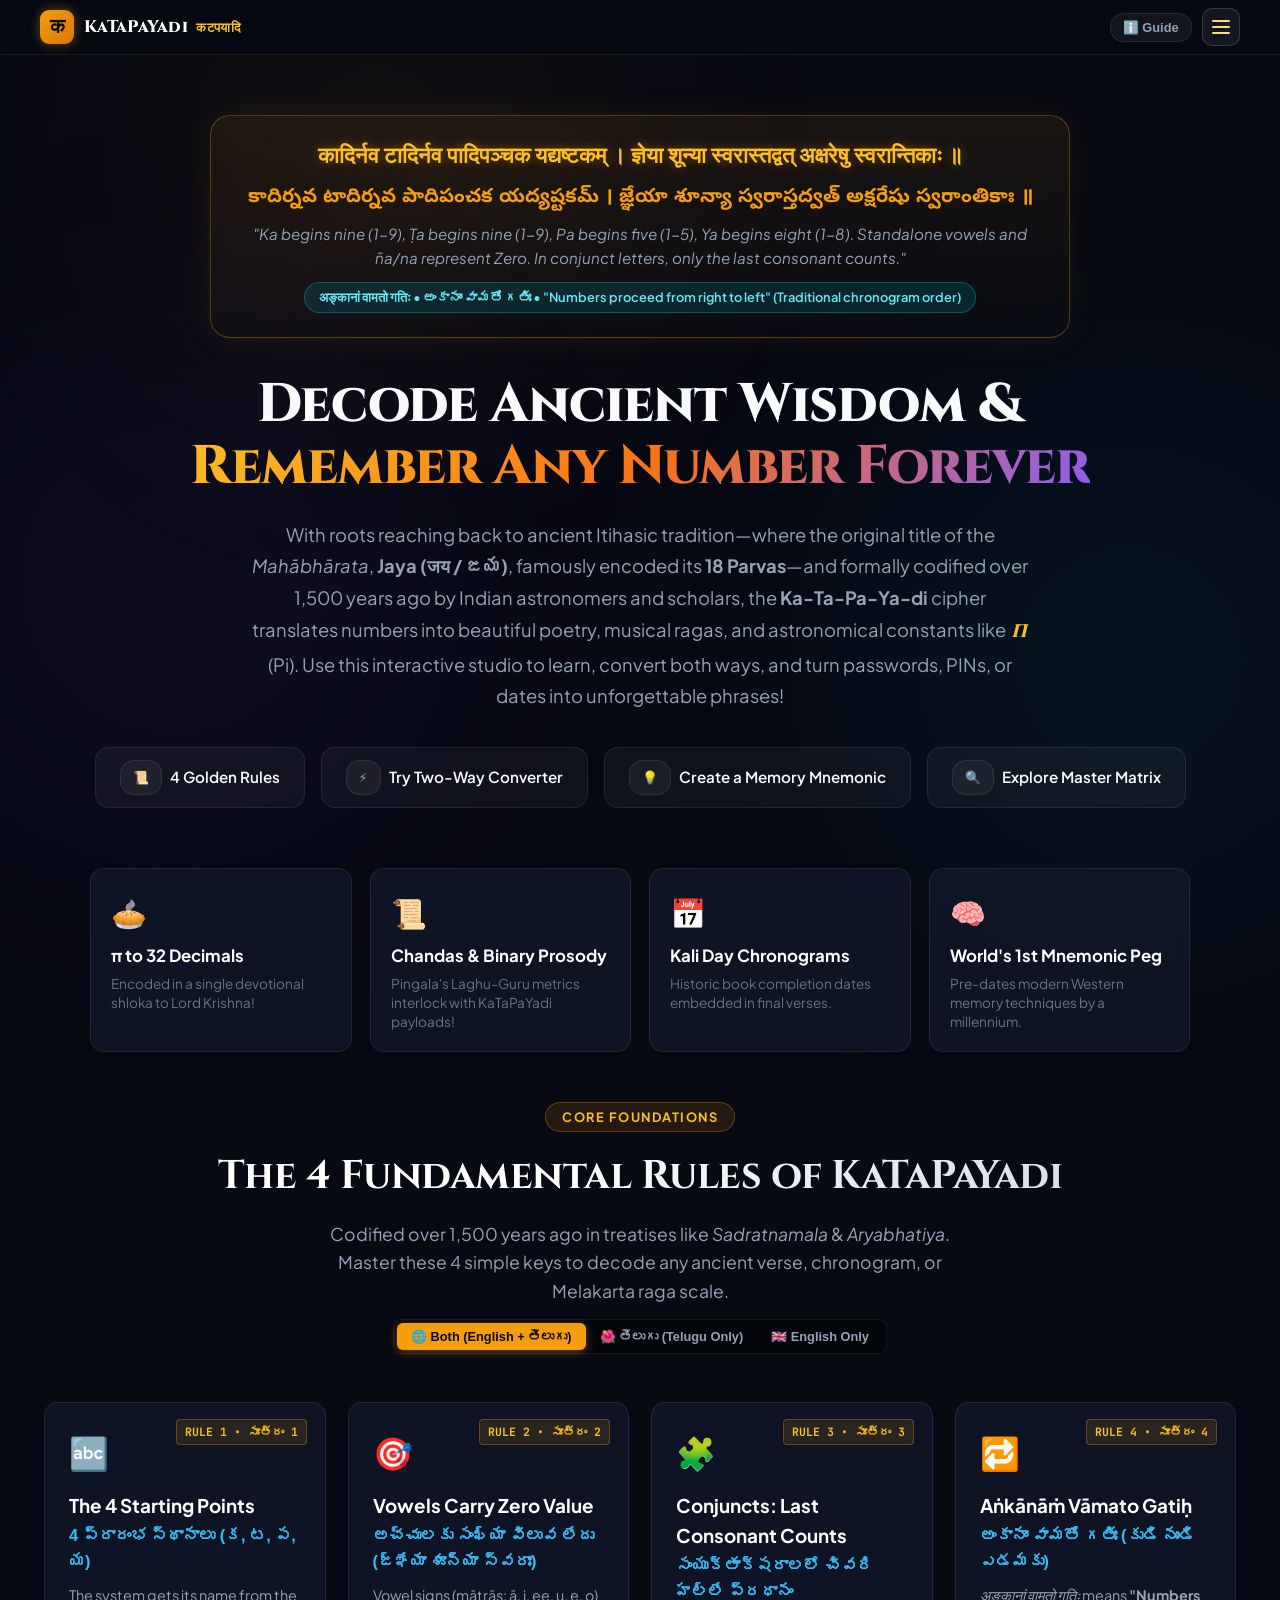
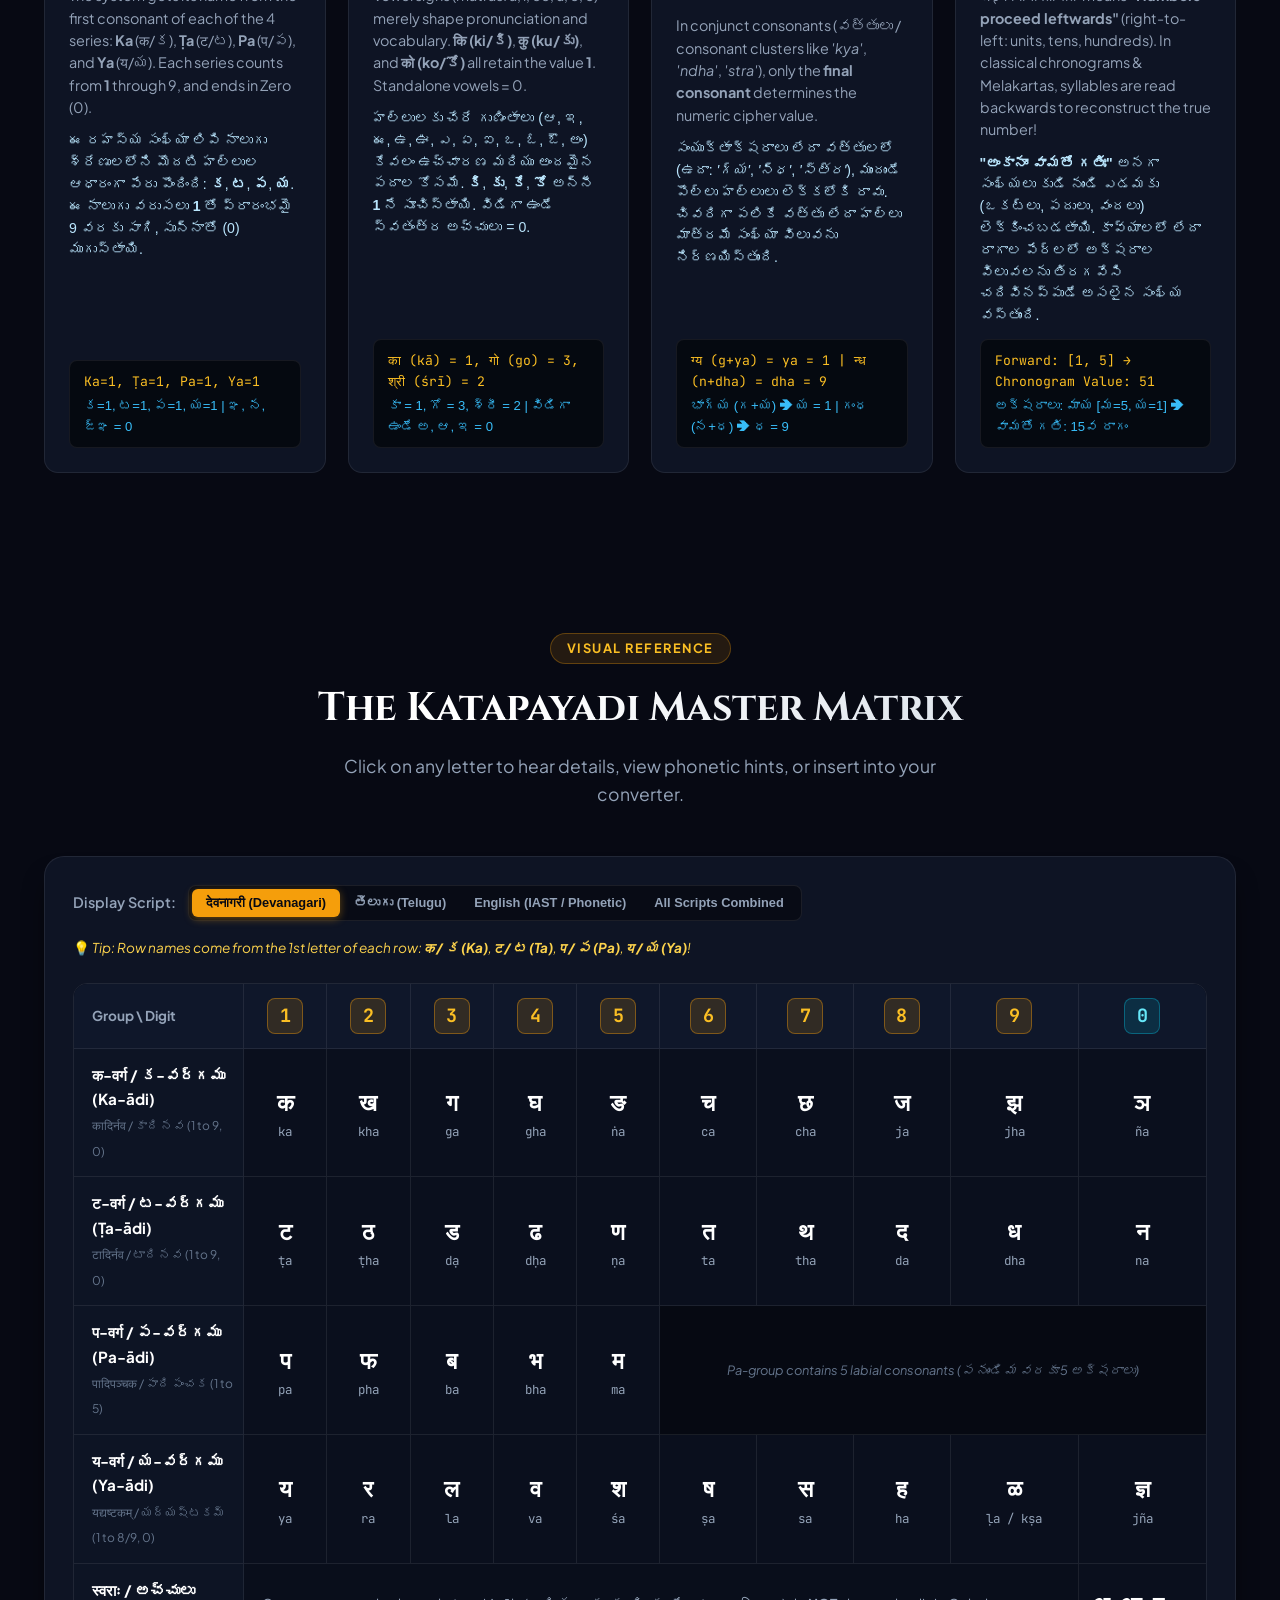
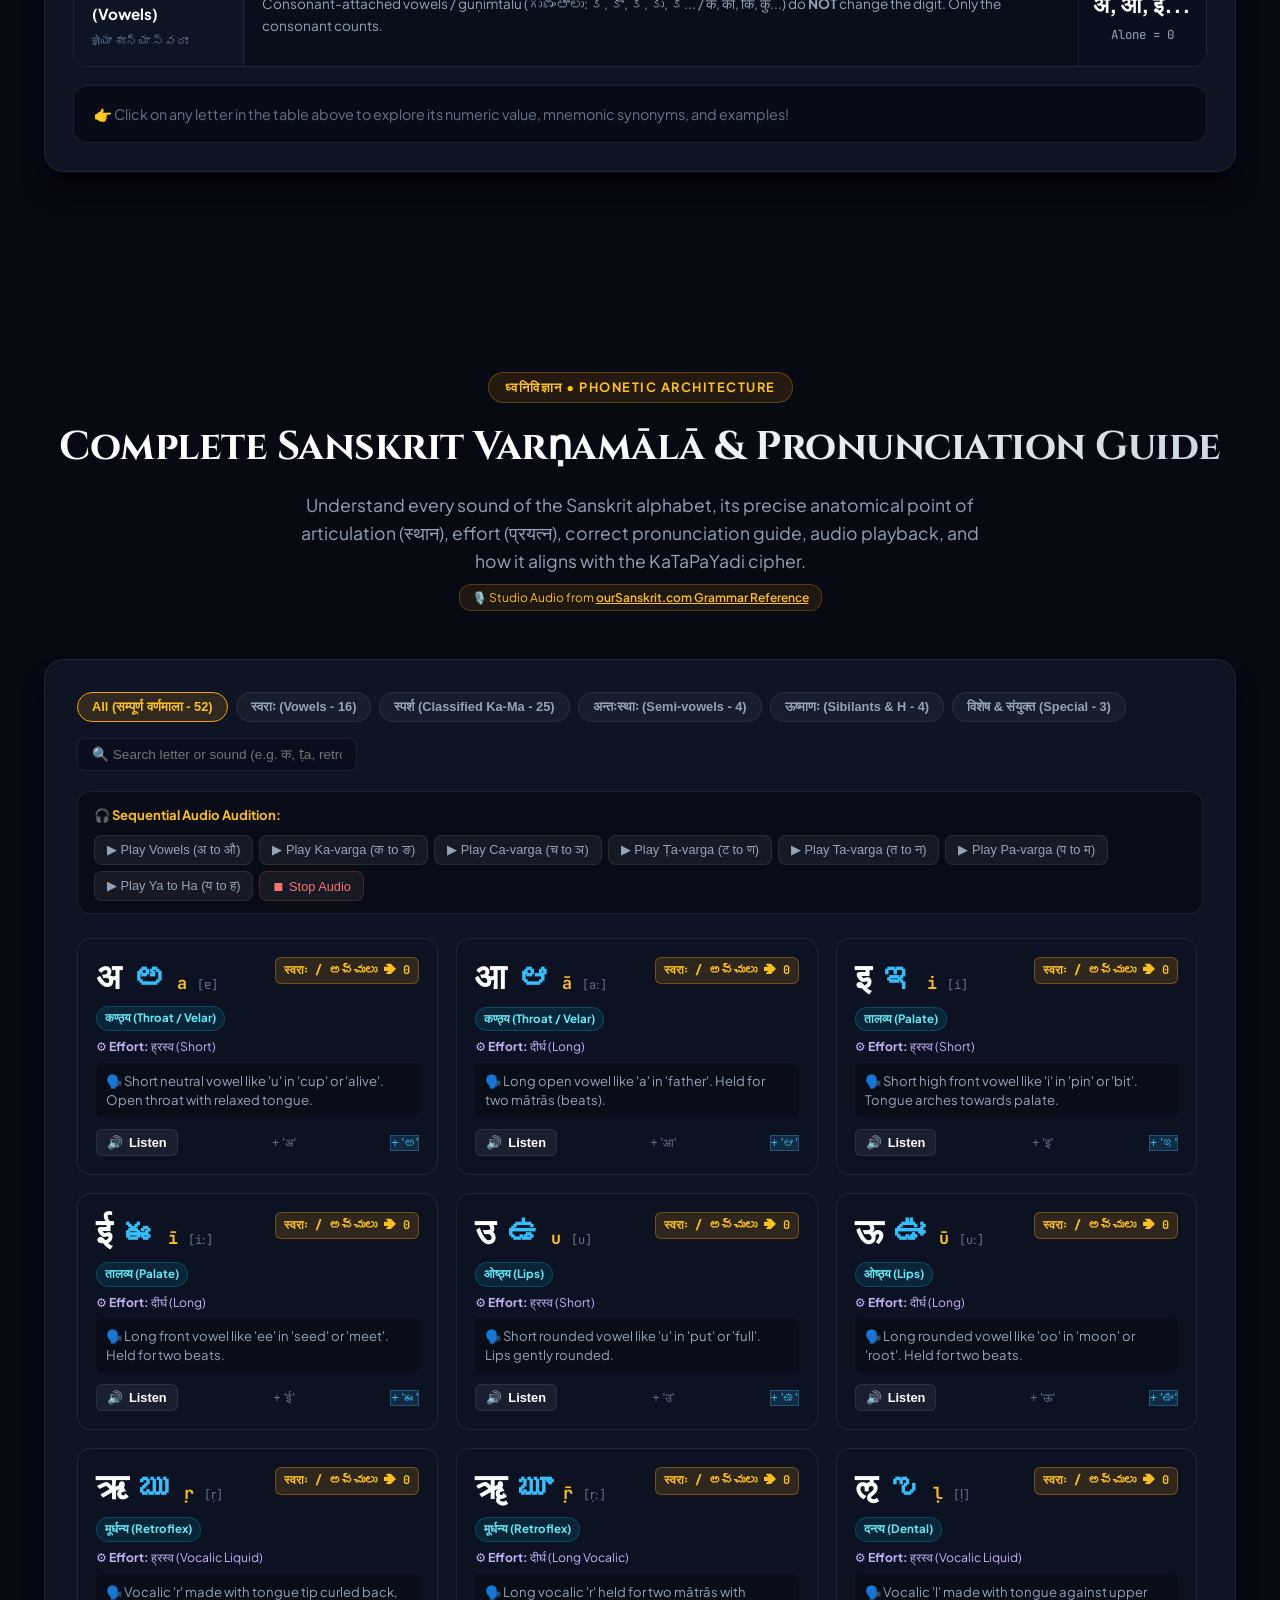
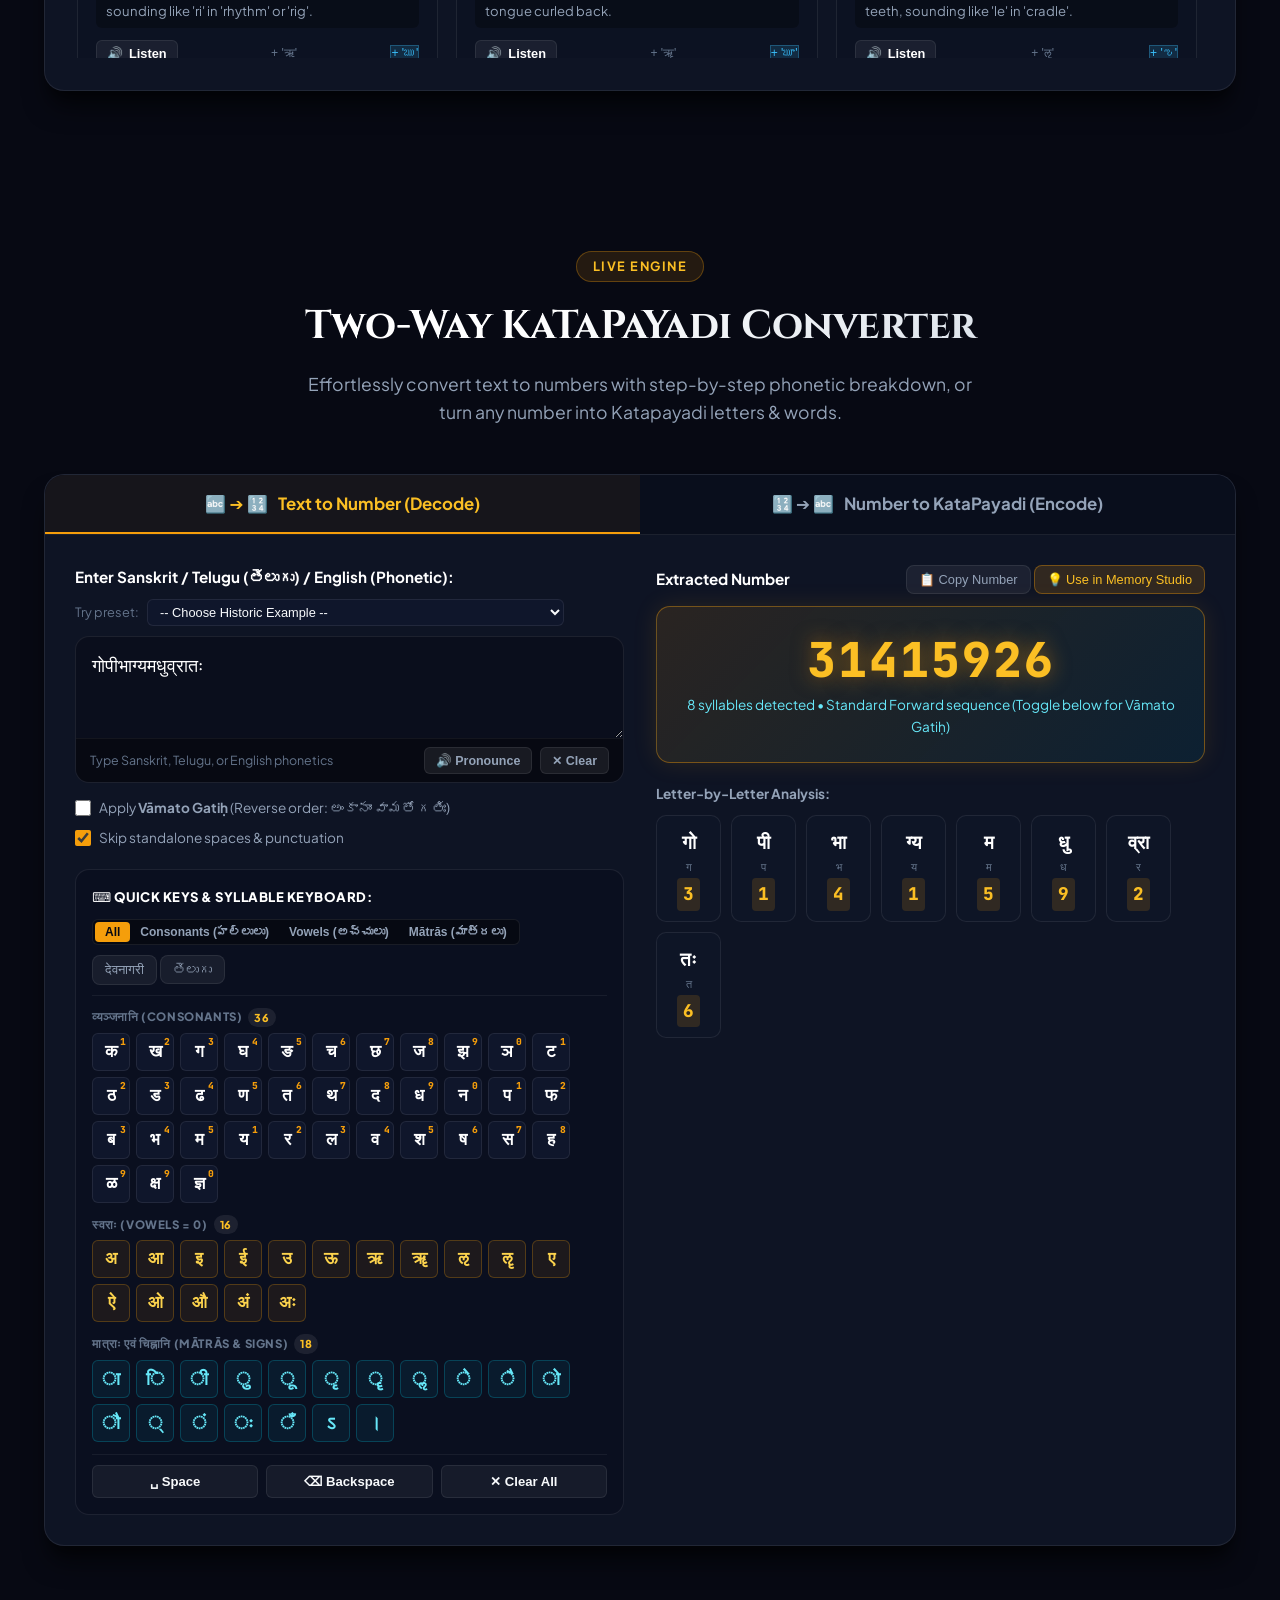
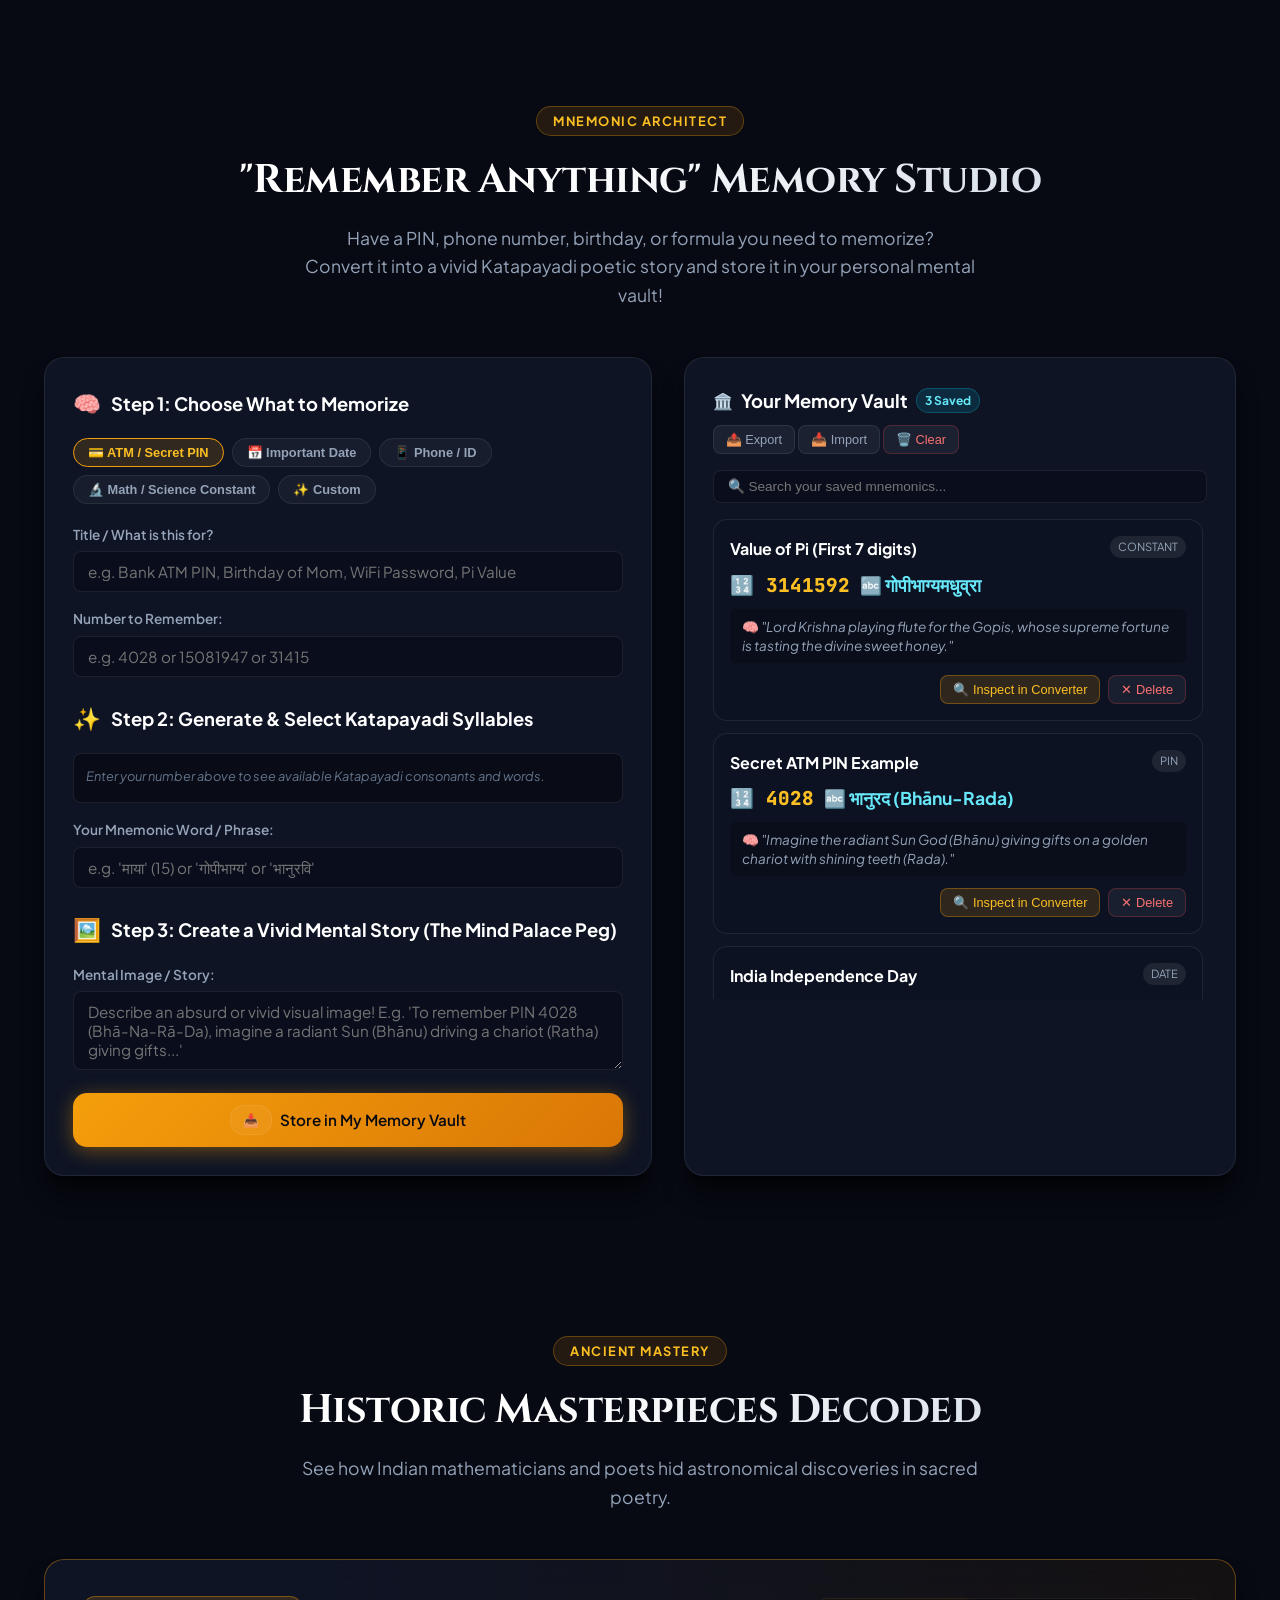
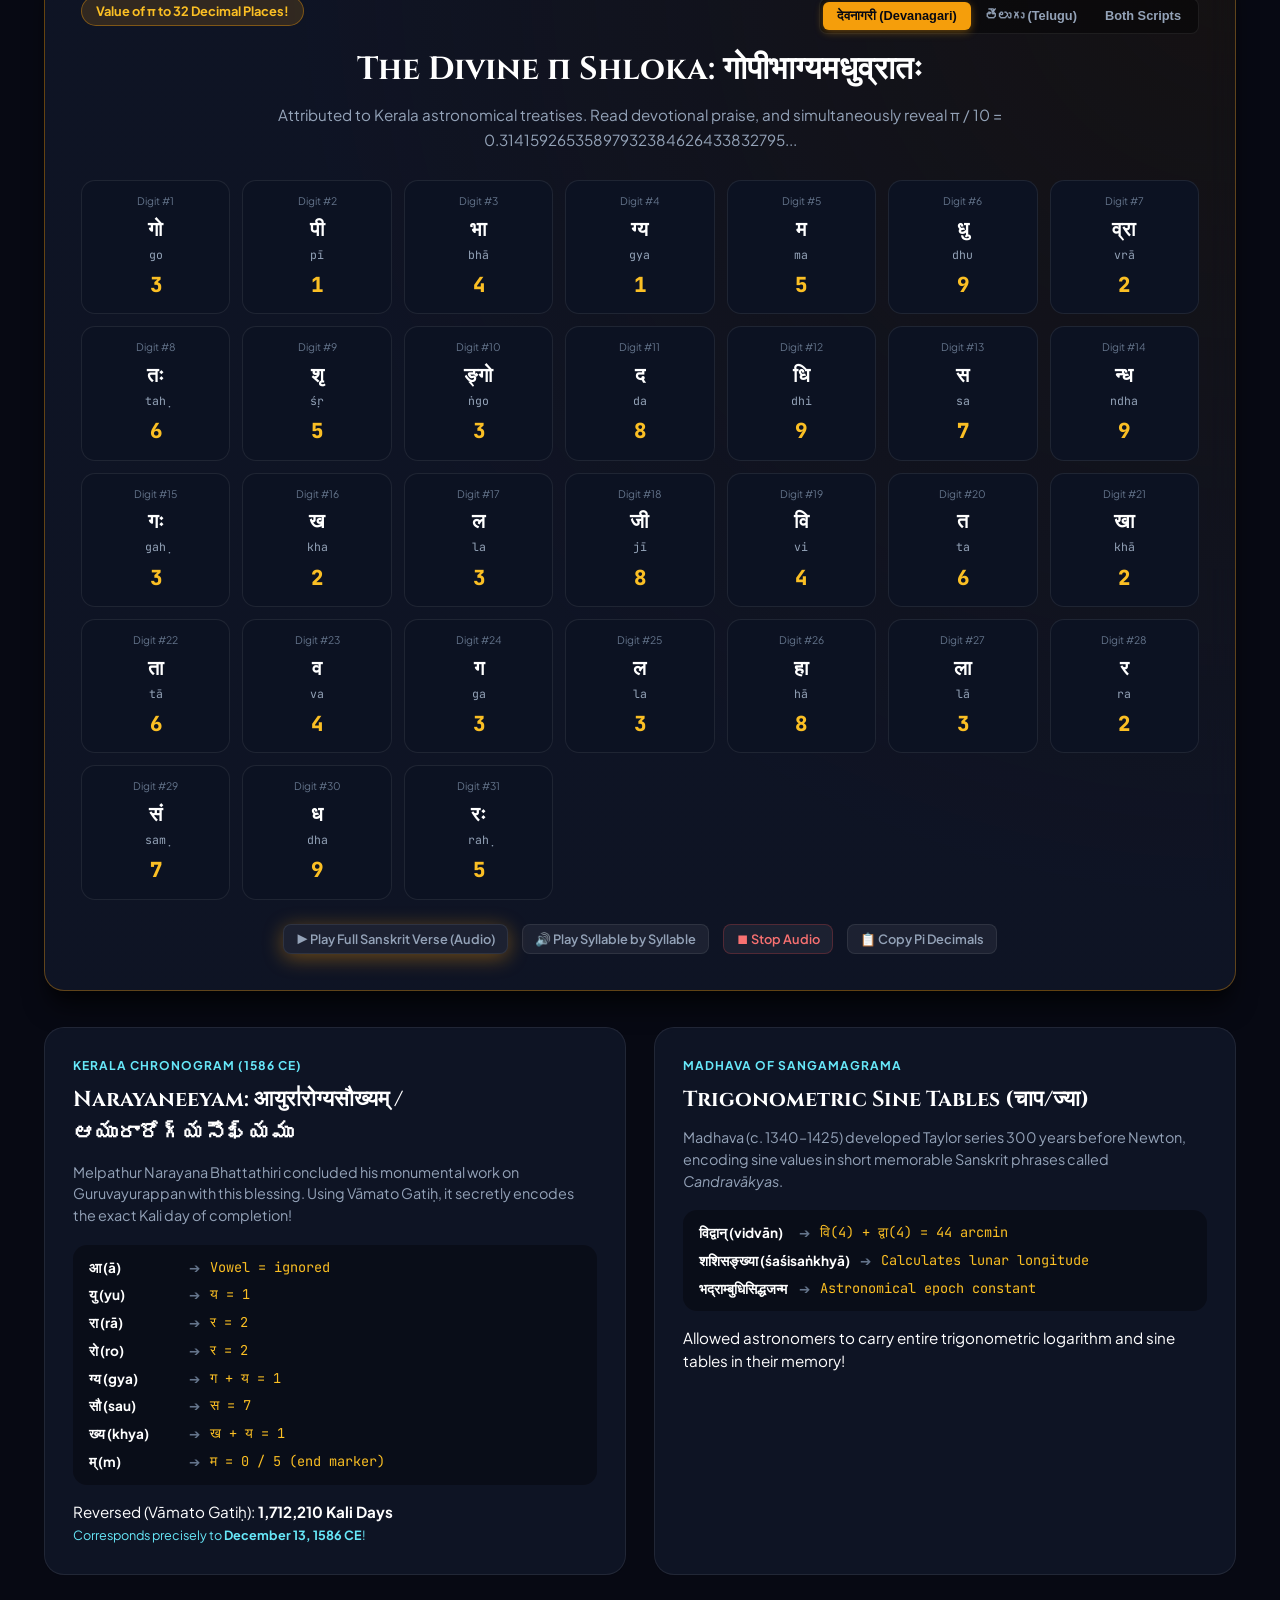
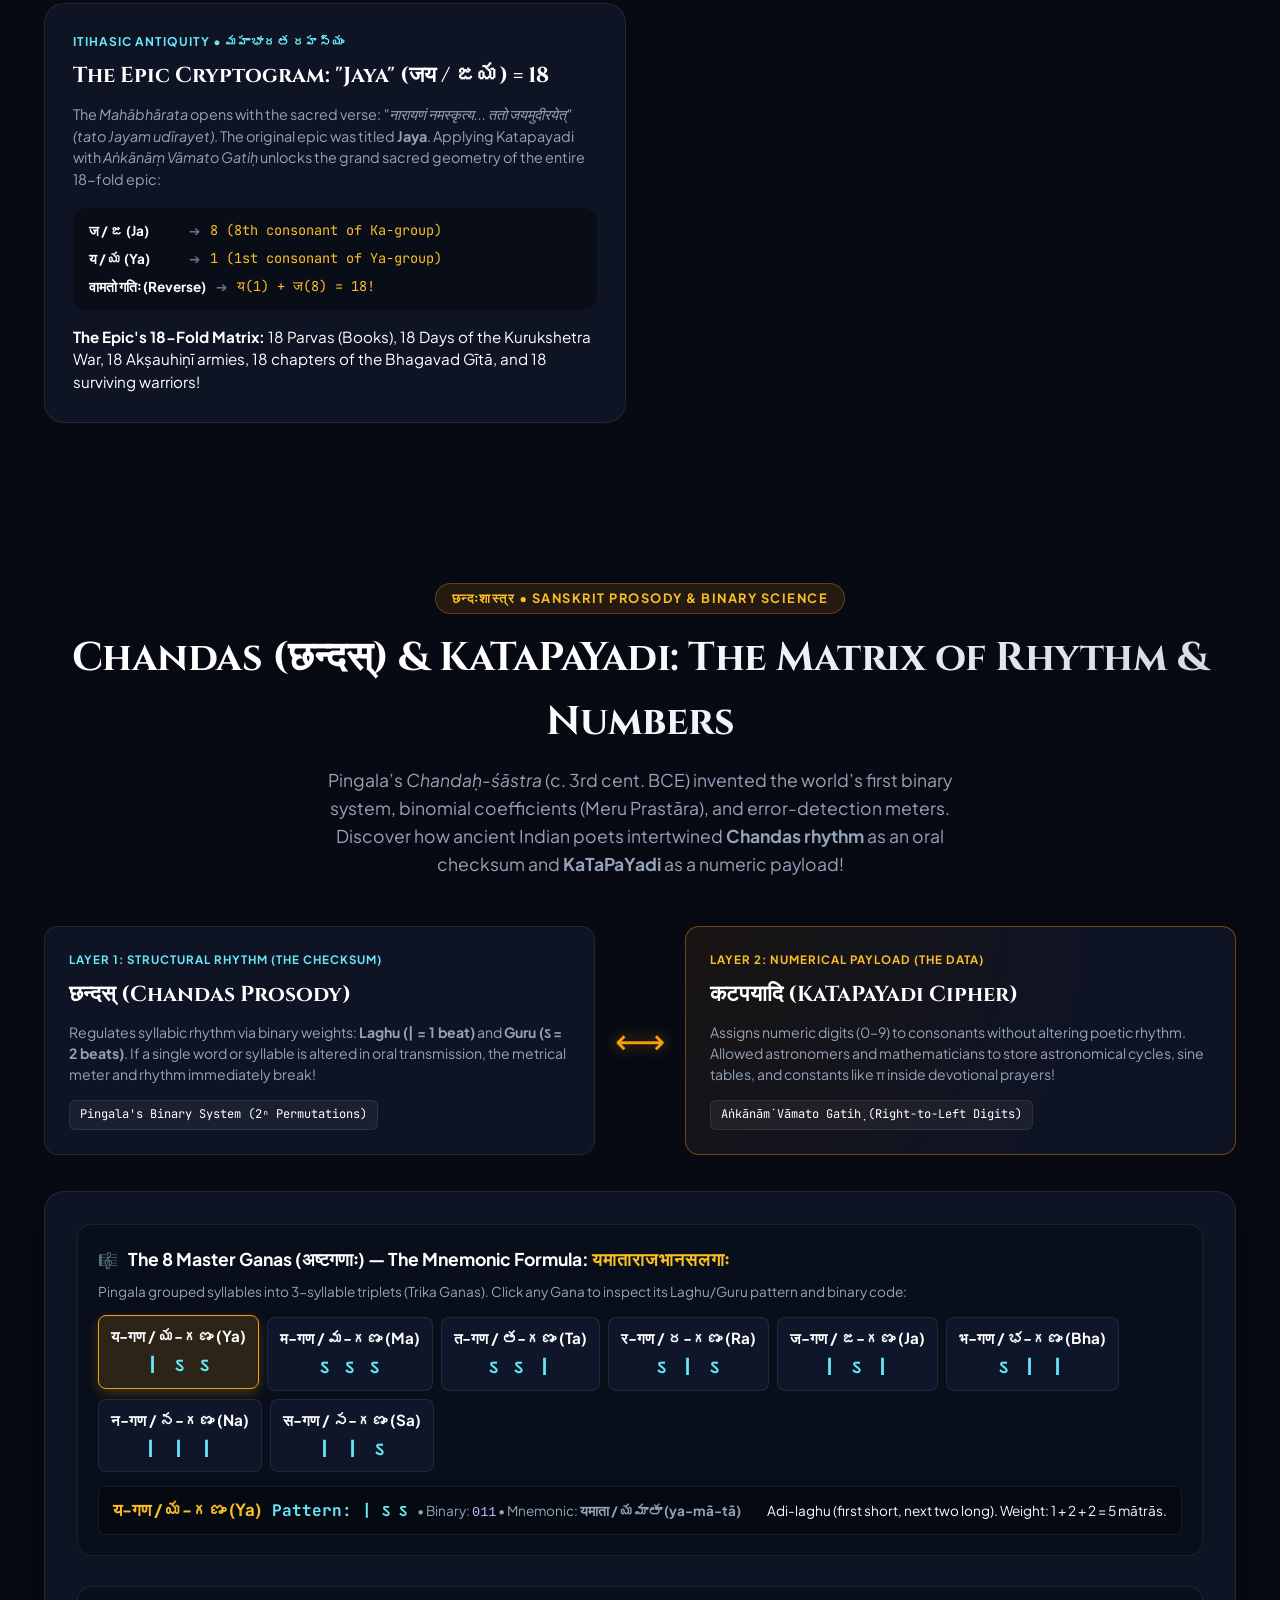
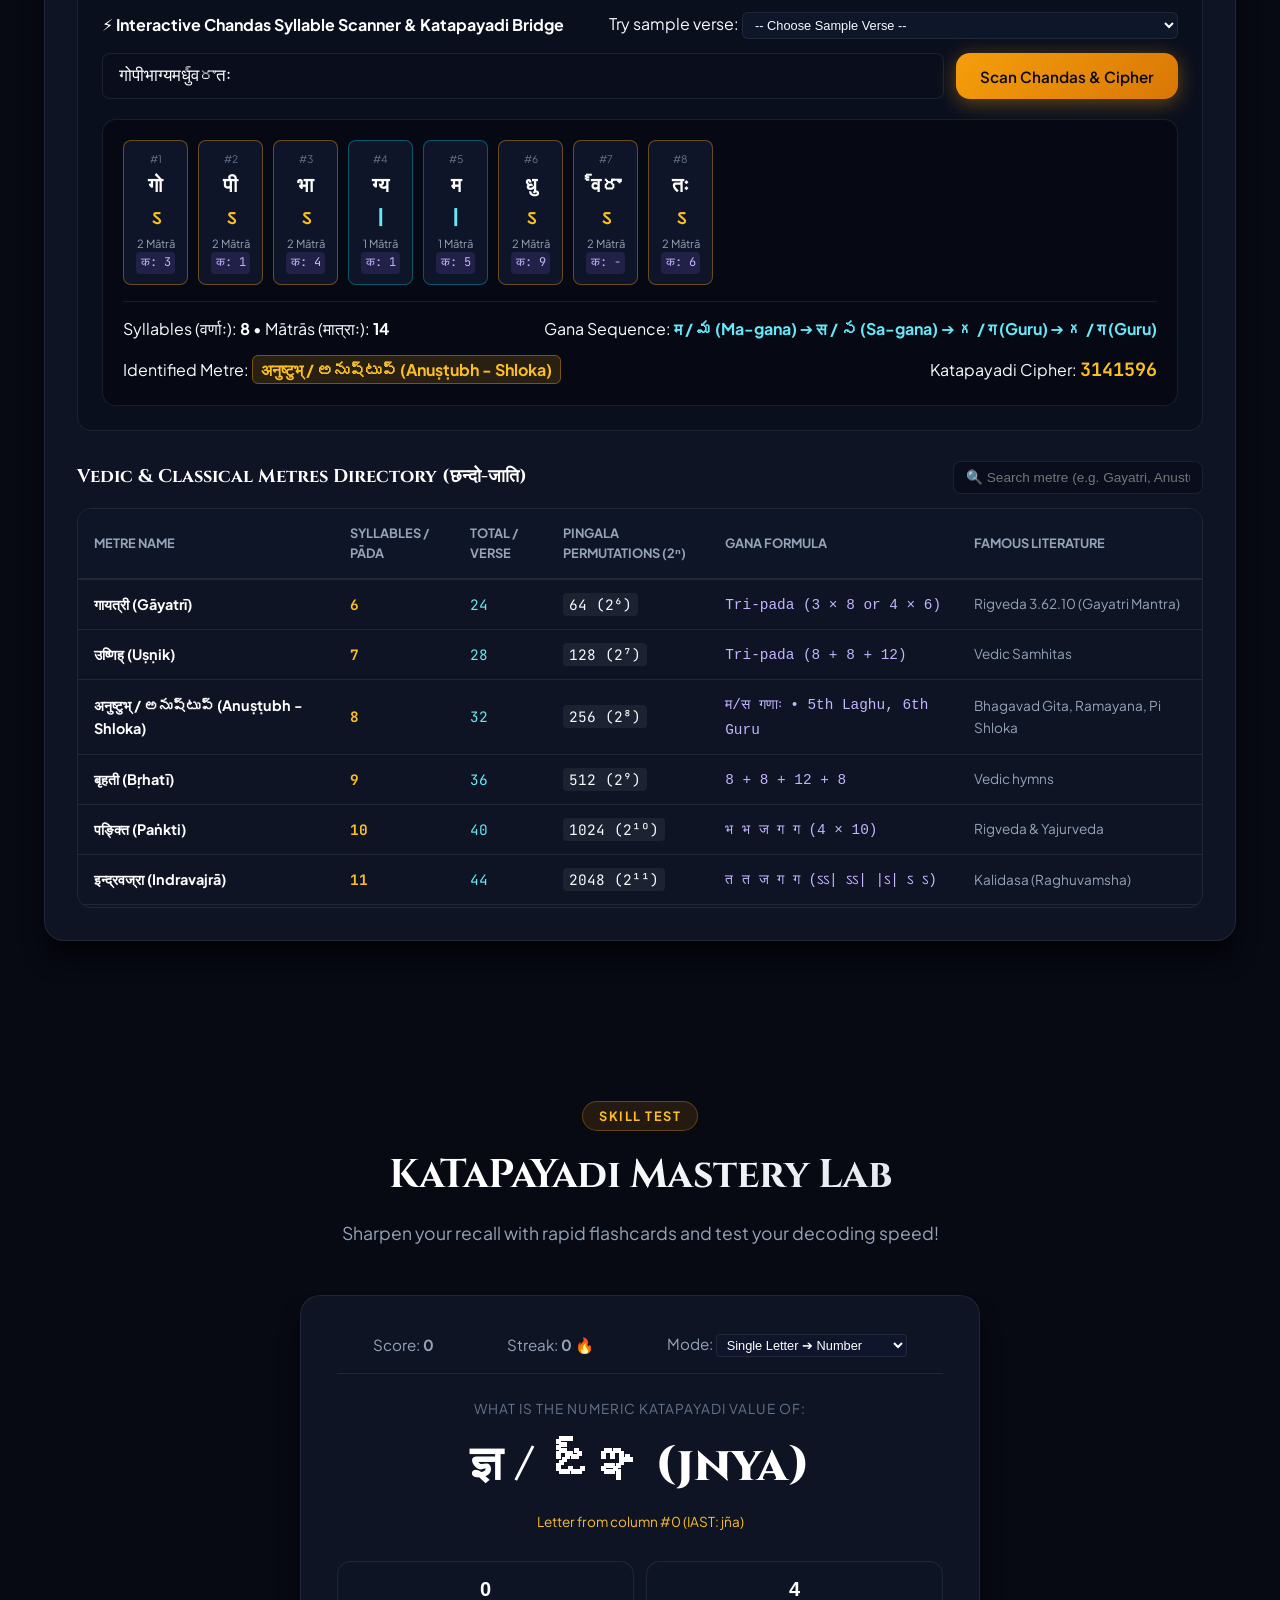
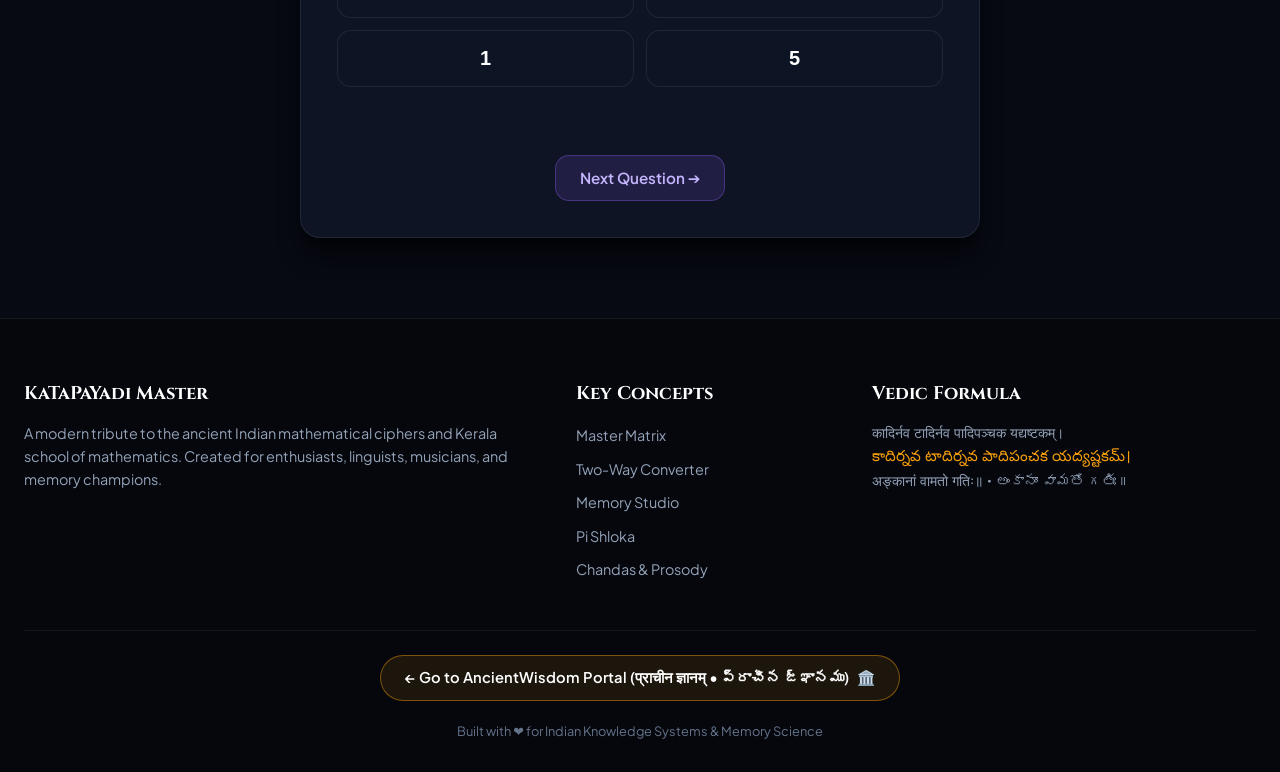
<file: Katapayadi/index.html>
<!DOCTYPE html>
<html lang="en">
<head>
  <meta charset="UTF-8">
  <meta name="viewport" content="width=device-width, initial-scale=1.0">
  <title>KaTaPaYadi Master (कटपयादि) — Ancient Alphanumeric Secret</title>
  <link rel="icon" type="image/svg+xml" href="favicon.svg">
  <link rel="icon" type="image/png" sizes="64x64" href="favicon.png">
  <link rel="alternate icon" href="favicon.ico">
  <link rel="apple-touch-icon" href="favicon.png">
  <link rel="stylesheet" href="style.css">
  <link rel="preconnect" href="https://fonts.googleapis.com">
  <link rel="preconnect" href="https://fonts.gstatic.com" crossorigin>
  <link href="https://fonts.googleapis.com/css2?family=Cinzel:wght@600;700;800;900&family=Plus+Jakarta+Sans:ital,wght@0,300;0,400;0,500;0,600;0,700;0,800;1,400&family=JetBrains+Mono:wght@400;500;600;700&family=Noto+Sans+Telugu:wght@400;600;700&display=swap" rel="stylesheet">
</head>
<body class="dark-theme">

  <!-- Background decorative ambient orbs -->
  <div class="ambient-glow orb-1"></div>
  <div class="ambient-glow orb-2"></div>
  <div class="ambient-glow orb-3"></div>

  <!-- Main Navigation Header -->
  <header class="site-header">
    <div class="header-container">
      <div class="logo-area">
        <div class="logo-symbol">क</div>
        <div class="logo-text">
          <span class="logo-title">KaTaPaYadi <span class="badge-sanskrit">कटपयादि</span></span>
        </div>
      </div>

      <div class="header-actions" style="display:flex;align-items:center;gap:0.65rem;">
        <button id="quickHelpBtn" class="btn-icon" title="Quick Formula Cheat Sheet">ℹ️ Guide</button>
        <button id="menuToggle" class="hamburger-btn" aria-label="Toggle Navigation Menu" aria-expanded="false">
          <span class="hamburger-box"><span class="hamburger-inner"></span></span>
        </button>
      </div>
    </div>
  </header>

  <div id="navOverlay" class="nav-overlay" aria-hidden="true"></div>
  <aside id="navDrawer" class="nav-drawer" aria-hidden="true">
    <div class="drawer-header">
      <div style="font-weight:700;color:#fbbf24;">क KaTaPaYadi Index • కటపయాది</div>
      <button id="closeDrawer" class="drawer-close-btn" aria-label="Close">✕</button>
    </div>
    <nav class="drawer-nav-list">
      <a href="#rules" class="drawer-nav-item active">📜 Rules</a>
      <a href="#matrix" class="drawer-nav-item">🔢 Matrix</a>
      <a href="#varnamala" class="drawer-nav-item">🗣️ Varṇamālā</a>
      <a href="#converter" class="drawer-nav-item">🔄 Converter</a>
      <a href="#remember" class="drawer-nav-item">🧠 Memory Studio</a>
      <a href="#examples" class="drawer-nav-item">✨ Examples</a>
      <a href="#chandas" class="drawer-nav-item">📜 Chandas &amp; Math</a>
      <a href="#quiz" class="drawer-nav-item">🎯 Quiz</a>
    </nav>
  </aside>

  <!-- Hero Section -->
  <section class="hero-section">
    <div class="hero-content">
      <div class="shloka-banner">
        <div class="shloka-sanskrit">
          कादिर्नव टादिर्नव पादिपञ्चक यद्यष्टकम् । ज्ञेया शून्या स्वरास्तद्वत् अक्षरेषु स्वरान्तिकाः ॥
        </div>
        <div class="shloka-telugu" style="font-family:'Noto Sans Telugu', var(--font-serif); font-size:1.22rem; font-weight:700; color:var(--accent-gold); line-height:1.6; margin-bottom:8px;">
          కాదిర్నవ టాదిర్నవ పాదిపంచక యద్యష్టకమ్ । జ్ఞేయా శూన్యా స్వరాస్తద్వత్ అక్షరేషు స్వరాంతికాః ॥
        </div>
        <div class="shloka-translation">
          "Ka begins nine (1-9), Ṭa begins nine (1-9), Pa begins five (1-5), Ya begins eight (1-8). Standalone vowels and ña/na represent Zero. In conjunct letters, only the last consonant counts."
        </div>
        <div class="shloka-rule-badge">
          अङ्कानां वामतो गतिः • అంకానాం వామతో గతిః • "Numbers proceed from right to left" (Traditional chronogram order)
        </div>
      </div>

      <h1 class="hero-title">Decode Ancient Wisdom & <br><span class="gradient-text">Remember Any Number Forever</span></h1>
      <p class="hero-desc">
        With roots reaching back to ancient Itihasic tradition—where the original title of the <em>Mahābhārata</em>, <strong>Jaya (जय / జయ)</strong>, famously encoded its <strong>18 Parvas</strong>—and formally codified over 1,500 years ago by Indian astronomers and scholars, the <strong>Ka-Ta-Pa-Ya-di</strong> cipher translates numbers into beautiful poetry, musical ragas, and astronomical constants like <span class="math-pi">&pi;</span> (Pi). Use this interactive studio to learn, convert both ways, and turn passwords, PINs, or dates into unforgettable phrases!
      </p>

      <div class="hero-cta-group">
        <a href="#rules" class="btn btn-outline"><span class="btn-icon">📜</span> 4 Golden Rules</a>
        <a href="#converter" class="btn btn-outline"><span class="btn-icon">⚡</span> Try Two-Way Converter</a>
        <a href="#remember" class="btn btn-outline"><span class="btn-icon">💡</span> Create a Memory Mnemonic</a>
        <a href="#matrix" class="btn btn-outline"><span class="btn-icon">🔍</span> Explore Master Matrix</a>
      </div>
    </div>

    <!-- Quick Stat Highlights -->
    <div class="hero-highlights">
      <div class="highlight-card">
        <div class="card-icon">🥧</div>
        <div class="card-title">&pi; to 32 Decimals</div>
        <div class="card-desc">Encoded in a single devotional shloka to Lord Krishna!</div>
      </div>
      <div class="highlight-card">
        <div class="card-icon">📜</div>
        <div class="card-title">Chandas &amp; Binary Prosody</div>
        <div class="card-desc">Pingala's Laghu-Guru metrics interlock with KaTaPaYadi payloads!</div>
      </div>
      <div class="highlight-card">
        <div class="card-icon">📅</div>
        <div class="card-title">Kali Day Chronograms</div>
        <div class="card-desc">Historic book completion dates embedded in final verses.</div>
      </div>
      <div class="highlight-card">
        <div class="card-icon">🧠</div>
        <div class="card-title">World's 1st Mnemonic Peg</div>
        <div class="card-desc">Pre-dates modern Western memory techniques by a millennium.</div>
      </div>
    </div>
  </section>

  <!-- SECTION: THE 4 FUNDAMENTAL RULES -->
  <section id="rules" class="section-container rules-section">
    <div id="learn" style="position:relative; top:-20px;"></div>
    <div class="section-header">
      <div class="section-badge">Core Foundations</div>
      <h2 class="section-title">
        The 4 Fundamental Rules of KaTaPaYadi
      </h2>
      <p class="section-subtitle">
        Codified over 1,500 years ago in treatises like <em>Sadratnamala</em> &amp; <em>Aryabhatiya</em>. Master these 4 simple keys to decode any ancient verse, chronogram, or Melakarta raga scale.
      </p>

      <!-- Language Filter for Rules -->
      <div class="rules-lang-toggle" style="margin-top:14px; display:inline-flex; background:rgba(0,0,0,0.4); padding:3px; border-radius:var(--radius-sm); border:1px solid var(--border-subtle);">
        <button class="toggle-btn active" id="ruleLangAll" onclick="setRulesLanguage('all')">🌐 Both (English + తెలుగు)</button>
        <button class="toggle-btn" id="ruleLangTel" onclick="setRulesLanguage('tel')">🌺 తెలుగు (Telugu Only)</button>
        <button class="toggle-btn" id="ruleLangEng" onclick="setRulesLanguage('eng')">🇬🇧 English Only</button>
      </div>
    </div>

    <!-- The 4 Golden Rules Cards with Bilingual Telugu & Sanskrit/English -->
    <div class="rules-grid">
      <!-- Rule 1 -->
      <div class="rule-card">
        <div class="rule-num">Rule 1 • సూత్రం 1</div>
        <div class="rule-icon">🔤</div>
        <h3>
          The 4 Starting Points
          <span class="rule-title-tel" style="display:block; font-size:1.02rem; color:#38bdf8; font-family:'Nirmala UI','Gautami',sans-serif; margin-top:2px;">4 ప్రారంభ స్థానాలు (క, ట, ప, య)</span>
        </h3>
        <p class="rule-desc-eng">
          The system gets its name from the first consonant of each of the 4 series: <strong>Ka</strong> (क/క), <strong>Ṭa</strong> (ट/ట), <strong>Pa</strong> (प/ప), and <strong>Ya</strong> (य/య). Each series counts from <strong>1</strong> through 9, and ends in Zero (0).
        </p>
        <p class="rule-desc-tel" style="color:#bae6fd; font-family:'Nirmala UI','Gautami',sans-serif; font-size:0.88rem; line-height:1.55; margin-bottom:12px;">
          ఈ రహస్య సంఖ్యా లిపి నాలుగు శ్రేణులలోని మొదటి హల్లుల ఆధారంగా పేరు పొందింది: <strong>క</strong>, <strong>ట</strong>, <strong>ప</strong>, <strong>య</strong>. ఈ నాలుగు వరుసలు <strong>1</strong> తో ప్రారంభమై 9 వరకు సాగి, సున్నాతో (0) ముగుస్తాయి.
        </p>
        <div class="rule-code">
          <span class="code-eng">Ka=1, Ṭa=1, Pa=1, Ya=1</span>
          <span class="code-tel" style="color:#38bdf8; display:block; margin-top:3px; font-family:'Nirmala UI','Gautami',sans-serif;">క=1, ట=1, ప=1, య=1 | ఞ, న, జ్ఞ = 0</span>
        </div>
      </div>

      <!-- Rule 2 -->
      <div class="rule-card">
        <div class="rule-num">Rule 2 • సూత్రం 2</div>
        <div class="rule-icon">🎯</div>
        <h3>
          Vowels Carry Zero Value
          <span class="rule-title-tel" style="display:block; font-size:1.02rem; color:#38bdf8; font-family:'Nirmala UI','Gautami',sans-serif; margin-top:2px;">అచ్చులకు సంఖ్యా విలువ లేదు (జ్ఞేయా శూన్యా స్వరాః)</span>
        </h3>
        <p class="rule-desc-eng">
          Vowel signs (mātrās: ā, i, ee, u, e, o) merely shape pronunciation and vocabulary. <strong>कि (ki/కి)</strong>, <strong>कु (ku/కు)</strong>, and <strong>को (ko/కో)</strong> all retain the value <strong>1</strong>. Standalone vowels = 0.
        </p>
        <p class="rule-desc-tel" style="color:#bae6fd; font-family:'Nirmala UI','Gautami',sans-serif; font-size:0.88rem; line-height:1.55; margin-bottom:12px;">
          హల్లులకు చేరే గుణింతాలు (ఆ, ఇ, ఈ, ఉ, ఊ, ఎ, ఏ, ఐ, ఒ, ఓ, ఔ, అం) కేవలం ఉచ్చారణ మరియు అందమైన పదాల కోసమే. <strong>కి</strong>, <strong>కు</strong>, <strong>కే</strong>, <strong>కో</strong> అన్నీ <strong>1</strong> నే సూచిస్తాయి. విడిగా ఉండే స్వతంత్ర అచ్చులు = 0.
        </p>
        <div class="rule-code">
          <span class="code-eng">का (kā) = 1, गो (go) = 3, श्री (śrī) = 2</span>
          <span class="code-tel" style="color:#38bdf8; display:block; margin-top:3px; font-family:'Nirmala UI','Gautami',sans-serif;">కా = 1, గో = 3, శ్రీ = 2 | విడిగా ఉండే అ, ఆ, ఇ = 0</span>
        </div>
      </div>

      <!-- Rule 3 -->
      <div class="rule-card">
        <div class="rule-num">Rule 3 • సూత్రం 3</div>
        <div class="rule-icon">🧩</div>
        <h3>
          Conjuncts: Last Consonant Counts
          <span class="rule-title-tel" style="display:block; font-size:1.02rem; color:#38bdf8; font-family:'Nirmala UI','Gautami',sans-serif; margin-top:2px;">సంయుక్తాక్షరాలలో చివరి హల్లే ప్రధానం</span>
        </h3>
        <p class="rule-desc-eng">
          In conjunct consonants (వత్తులు / consonant clusters like <em>'kya'</em>, <em>'ndha'</em>, <em>'stra'</em>), only the <strong>final consonant</strong> determines the numeric cipher value.
        </p>
        <p class="rule-desc-tel" style="color:#bae6fd; font-family:'Nirmala UI','Gautami',sans-serif; font-size:0.88rem; line-height:1.55; margin-bottom:12px;">
          సంయుక్తాక్షరాలు లేదా వత్తులలో (ఉదా: <em>'గ్య'</em>, <em>'న్ధ'</em>, <em>'స్త్ర'</em>), ముందుండే పొల్లు హల్లులు లెక్కలోకి రావు. చివరిగా పలికే వత్తు లేదా హల్లు మాత్రమే సంఖ్యా విలువను నిర్ణయిస్తుంది.
        </p>
        <div class="rule-code">
          <span class="code-eng">ग्य (g+ya) = ya = 1 | न्ध (n+dha) = dha = 9</span>
          <span class="code-tel" style="color:#38bdf8; display:block; margin-top:3px; font-family:'Nirmala UI','Gautami',sans-serif;">భాగ్య (గ+య) ➔ య = 1 | గంధ (న+ధ) ➔ ధ = 9</span>
        </div>
      </div>

      <!-- Rule 4 -->
      <div class="rule-card">
        <div class="rule-num">Rule 4 • సూత్రం 4</div>
        <div class="rule-icon">🔁</div>
        <h3>
          Aṅkānāṁ Vāmato Gatiḥ
          <span class="rule-title-tel" style="display:block; font-size:1.02rem; color:#38bdf8; font-family:'Nirmala UI','Gautami',sans-serif; margin-top:2px;">అంకానాం వామతో గతిః (కుడి నుండి ఎడమకు)</span>
        </h3>
        <p class="rule-desc-eng">
          <em>अङ्कानां वामतो गतिः</em> means <strong>"Numbers proceed leftwards"</strong> (right-to-left: units, tens, hundreds). In classical chronograms &amp; Melakartas, syllables are read backwards to reconstruct the true number!
        </p>
        <p class="rule-desc-tel" style="color:#bae6fd; font-family:'Nirmala UI','Gautami',sans-serif; font-size:0.88rem; line-height:1.55; margin-bottom:12px;">
          <strong>"అంకానాం వామతో గతిః"</strong> అనగా సంఖ్యలు కుడి నుండి ఎడమకు (ఒకట్లు, పదులు, వందలు) లెక్కించబడతాయి. కావ్యాలలో లేదా రాగాల పేర్లలో అక్షరాల విలువలను తిరగవేసి చదివినప్పుడే అసలైన సంఖ్య వస్తుంది.
        </p>
        <div class="rule-code">
          <span class="code-eng">Forward: [1, 5] → Chronogram Value: 51</span>
          <span class="code-tel" style="color:#38bdf8; display:block; margin-top:3px; font-family:'Nirmala UI','Gautami',sans-serif;">అక్షరాలు: మాయ [మ=5, య=1] ➔ వామతో గతి: 15వ రాగం</span>
        </div>
      </div>
    </div>
  </section>

  <!-- SECTION 2: MASTER MATRIX -->
  <section id="matrix" class="section-container">
    <div class="section-header">
      <div class="section-badge">Visual Reference</div>
      <h2 class="section-title">The Katapayadi Master Matrix</h2>
      <p class="section-subtitle">Click on any letter to hear details, view phonetic hints, or insert into your converter.</p>
    </div>

    <div class="matrix-card">
      <div class="matrix-controls">
        <div class="control-group">
          <label>Display Script:</label>
          <div class="toggle-buttons" id="scriptToggle">
            <button class="toggle-btn active" data-script="devanagari">देवनागरी (Devanagari)</button>
            <button class="toggle-btn" data-script="telugu">తెలుగు (Telugu)</button>
            <button class="toggle-btn" data-script="english">English (IAST / Phonetic)</button>
            <button class="toggle-btn" data-script="both">All Scripts Combined</button>
          </div>
        </div>
        <div class="matrix-quick-tip">
          💡 <em>Tip: Row names come from the 1st letter of each row: <strong>क / క (Ka)</strong>, <strong>ट / ట (Ta)</strong>, <strong>प / ప (Pa)</strong>, <strong>य / య (Ya)</strong>!</em>
        </div>
      </div>

      <div class="table-responsive">
        <table class="katapayadi-table" id="masterMatrixTable">
          <thead>
            <tr>
              <th class="th-rowheader">Group \ Digit</th>
              <th class="digit-col" data-digit="1"><div class="digit-box">1</div></th>
              <th class="digit-col" data-digit="2"><div class="digit-box">2</div></th>
              <th class="digit-col" data-digit="3"><div class="digit-box">3</div></th>
              <th class="digit-col" data-digit="4"><div class="digit-box">4</div></th>
              <th class="digit-col" data-digit="5"><div class="digit-box">5</div></th>
              <th class="digit-col" data-digit="6"><div class="digit-box">6</div></th>
              <th class="digit-col" data-digit="7"><div class="digit-box">7</div></th>
              <th class="digit-col" data-digit="8"><div class="digit-box">8</div></th>
              <th class="digit-col" data-digit="9"><div class="digit-box">9</div></th>
              <th class="digit-col" data-digit="0"><div class="digit-box digit-zero">0</div></th>
            </tr>
          </thead>
          <tbody>
            <!-- Row 1: Ka-adi -->
            <tr class="row-ka">
              <td class="row-label">
                <strong>क-वर्ग / క-వర్గము (Ka-ādi)</strong>
                <span>कादिर्नव / కాది నవ (1 to 9, 0)</span>
              </td>
              <td class="cell" data-digit="1" data-dev="क" data-tel="క" data-eng="ka" data-iast="ka">
                <span class="char-dev">क</span><span class="char-tel">క</span><span class="char-eng">ka</span>
              </td>
              <td class="cell" data-digit="2" data-dev="ख" data-tel="ఖ" data-eng="kha" data-iast="kha">
                <span class="char-dev">ख</span><span class="char-tel">ఖ</span><span class="char-eng">kha</span>
              </td>
              <td class="cell" data-digit="3" data-dev="ग" data-tel="గ" data-eng="ga" data-iast="ga">
                <span class="char-dev">ग</span><span class="char-tel">గ</span><span class="char-eng">ga</span>
              </td>
              <td class="cell" data-digit="4" data-dev="घ" data-tel="ఘ" data-eng="gha" data-iast="gha">
                <span class="char-dev">घ</span><span class="char-tel">ఘ</span><span class="char-eng">gha</span>
              </td>
              <td class="cell" data-digit="5" data-dev="ङ" data-tel="ఙ" data-eng="nga" data-iast="ṅa">
                <span class="char-dev">ङ</span><span class="char-tel">ఙ</span><span class="char-eng">ṅa</span>
              </td>
              <td class="cell" data-digit="6" data-dev="च" data-tel="చ" data-eng="cha/ca" data-iast="ca">
                <span class="char-dev">च</span><span class="char-tel">చ</span><span class="char-eng">ca</span>
              </td>
              <td class="cell" data-digit="7" data-dev="छ" data-tel="ఛ" data-eng="chha" data-iast="cha">
                <span class="char-dev">छ</span><span class="char-tel">ఛ</span><span class="char-eng">cha</span>
              </td>
              <td class="cell" data-digit="8" data-dev="ज" data-tel="జ" data-eng="ja" data-iast="ja">
                <span class="char-dev">ज</span><span class="char-tel">జ</span><span class="char-eng">ja</span>
              </td>
              <td class="cell" data-digit="9" data-dev="झ" data-tel="ఝ" data-eng="jha" data-iast="jha">
                <span class="char-dev">झ</span><span class="char-tel">ఝ</span><span class="char-eng">jha</span>
              </td>
              <td class="cell cell-zero" data-digit="0" data-dev="ञ" data-tel="ఞ" data-eng="nya" data-iast="ña">
                <span class="char-dev">ञ</span><span class="char-tel">ఞ</span><span class="char-eng">ña</span>
              </td>
            </tr>

            <!-- Row 2: Ta-adi -->
            <tr class="row-ta">
              <td class="row-label">
                <strong>ट-वर्ग / ట-వర్గము (Ṭa-ādi)</strong>
                <span>टादिर्नव / టాది నవ (1 to 9, 0)</span>
              </td>
              <td class="cell" data-digit="1" data-dev="ट" data-tel="ట" data-eng="Ta" data-iast="ṭa">
                <span class="char-dev">ट</span><span class="char-tel">ట</span><span class="char-eng">ṭa</span>
              </td>
              <td class="cell" data-digit="2" data-dev="ठ" data-tel="ఠ" data-eng="Tha" data-iast="ṭha">
                <span class="char-dev">ठ</span><span class="char-tel">ఠ</span><span class="char-eng">ṭha</span>
              </td>
              <td class="cell" data-digit="3" data-dev="ड" data-tel="డ" data-eng="Da" data-iast="ḍa">
                <span class="char-dev">ड</span><span class="char-tel">డ</span><span class="char-eng">ḍa</span>
              </td>
              <td class="cell" data-digit="4" data-dev="ढ" data-tel="ఢ" data-eng="Dha" data-iast="ḍha">
                <span class="char-dev">ढ</span><span class="char-tel">ఢ</span><span class="char-eng">ḍha</span>
              </td>
              <td class="cell" data-digit="5" data-dev="ण" data-tel="ణ" data-eng="Na" data-iast="ṇa">
                <span class="char-dev">ण</span><span class="char-tel">ణ</span><span class="char-eng">ṇa</span>
              </td>
              <td class="cell" data-digit="6" data-dev="त" data-tel="త" data-eng="ta" data-iast="ta">
                <span class="char-dev">त</span><span class="char-tel">త</span><span class="char-eng">ta</span>
              </td>
              <td class="cell" data-digit="7" data-dev="थ" data-tel="థ" data-eng="tha" data-iast="tha">
                <span class="char-dev">थ</span><span class="char-tel">థ</span><span class="char-eng">tha</span>
              </td>
              <td class="cell" data-digit="8" data-dev="द" data-tel="ద" data-eng="da" data-iast="da">
                <span class="char-dev">द</span><span class="char-tel">ద</span><span class="char-eng">da</span>
              </td>
              <td class="cell" data-digit="9" data-dev="ध" data-tel="ధ" data-eng="dha" data-iast="dha">
                <span class="char-dev">ध</span><span class="char-tel">ధ</span><span class="char-eng">dha</span>
              </td>
              <td class="cell cell-zero" data-digit="0" data-dev="न" data-tel="న" data-eng="na" data-iast="na">
                <span class="char-dev">न</span><span class="char-tel">న</span><span class="char-eng">na</span>
              </td>
            </tr>

            <!-- Row 3: Pa-adi -->
            <tr class="row-pa">
              <td class="row-label">
                <strong>प-वर्ग / ప-వర్గము (Pa-ādi)</strong>
                <span>पादिपञ्चक / పాది పంచక (1 to 5)</span>
              </td>
              <td class="cell" data-digit="1" data-dev="प" data-tel="ప" data-eng="pa" data-iast="pa">
                <span class="char-dev">प</span><span class="char-tel">ప</span><span class="char-eng">pa</span>
              </td>
              <td class="cell" data-digit="2" data-dev="फ" data-tel="ఫ" data-eng="pha" data-iast="pha">
                <span class="char-dev">फ</span><span class="char-tel">ఫ</span><span class="char-eng">pha</span>
              </td>
              <td class="cell" data-digit="3" data-dev="ब" data-tel="బ" data-eng="ba" data-iast="ba">
                <span class="char-dev">ब</span><span class="char-tel">బ</span><span class="char-eng">ba</span>
              </td>
              <td class="cell" data-digit="4" data-dev="भ" data-tel="భ" data-eng="bha" data-iast="bha">
                <span class="char-dev">भ</span><span class="char-tel">భ</span><span class="char-eng">bha</span>
              </td>
              <td class="cell" data-digit="5" data-dev="म" data-tel="మ" data-eng="ma" data-iast="ma">
                <span class="char-dev">म</span><span class="char-tel">మ</span><span class="char-eng">ma</span>
              </td>
              <td class="cell cell-empty" colspan="5">
                <span class="empty-note">Pa-group contains 5 labial consonants (ప నుండి మ వరకూ 5 అక్షరాలు)</span>
              </td>
            </tr>

            <!-- Row 4: Ya-adi -->
            <tr class="row-ya">
              <td class="row-label">
                <strong>य-वर्ग / య-వర్గము (Ya-ādi)</strong>
                <span>यद्यष्टकम् / యద్యష్టకమ్ (1 to 8/9, 0)</span>
              </td>
              <td class="cell" data-digit="1" data-dev="य" data-tel="య" data-eng="ya" data-iast="ya">
                <span class="char-dev">य</span><span class="char-tel">య</span><span class="char-eng">ya</span>
              </td>
              <td class="cell" data-digit="2" data-dev="र" data-tel="ర" data-eng="ra" data-iast="ra">
                <span class="char-dev">र</span><span class="char-tel">ర</span><span class="char-eng">ra</span>
              </td>
              <td class="cell" data-digit="3" data-dev="ल" data-tel="ల" data-eng="la" data-iast="la">
                <span class="char-dev">ल</span><span class="char-tel">ల</span><span class="char-eng">la</span>
              </td>
              <td class="cell" data-digit="4" data-dev="व" data-tel="వ" data-eng="va" data-iast="va">
                <span class="char-dev">व</span><span class="char-tel">వ</span><span class="char-eng">va</span>
              </td>
              <td class="cell" data-digit="5" data-dev="श" data-tel="శ" data-eng="sha" data-iast="śa">
                <span class="char-dev">श</span><span class="char-tel">శ</span><span class="char-eng">śa</span>
              </td>
              <td class="cell" data-digit="6" data-dev="ष" data-tel="ష" data-eng="sha" data-iast="ṣa">
                <span class="char-dev">ष</span><span class="char-tel">ష</span><span class="char-eng">ṣa</span>
              </td>
              <td class="cell" data-digit="7" data-dev="स" data-tel="స" data-eng="sa" data-iast="sa">
                <span class="char-dev">स</span><span class="char-tel">స</span><span class="char-eng">sa</span>
              </td>
              <td class="cell" data-digit="8" data-dev="ह" data-tel="హ" data-eng="ha" data-iast="ha">
                <span class="char-dev">ह</span><span class="char-tel">హ</span><span class="char-eng">ha</span>
              </td>
              <td class="cell" data-digit="9" data-dev="ळ / क्ष" data-tel="ళ / క్ష" data-eng="La / ksha" data-iast="ḷa">
                <span class="char-dev">ळ</span><span class="char-tel">ళ</span><span class="char-eng">ḷa / kṣa</span>
              </td>
              <td class="cell cell-zero" data-digit="0" data-dev="ज्ञ / क्ष" data-tel="జ్ఞ" data-eng="jnya" data-iast="jña">
                <span class="char-dev">ज्ञ</span><span class="char-tel">జ్ఞ</span><span class="char-eng">jña</span>
              </td>
            </tr>

            <!-- Standalone Vowels Row -->
            <tr class="row-vowels">
              <td class="row-label">
                <strong>स्वराः / అచ్చులు (Vowels)</strong>
                <span>ज्ञेయా శూన్యా స్వరాః</span>
              </td>
              <td class="cell-vowel-note" colspan="9">
                Consonant-attached vowels / guṇiṁtālu (గుణింతాలు: క, కా, కి, కు, కే... / क, का, कि, कु...) do <strong>NOT</strong> change the digit. Only the consonant counts.
              </td>
              <td class="cell cell-zero">
                <span class="char-dev">अ, आ, इ...</span>
                <span class="char-tel">అ, ఆ, ఇ...</span>
                <span class="char-eng">Alone = 0</span>
              </td>
            </tr>
          </tbody>
        </table>
      </div>

      <!-- Selected Cell Details Modal/Strip -->
      <div class="matrix-detail-bar" id="matrixDetailBar">
        <div class="detail-placeholder">👉 Click on any letter in the table above to explore its numeric value, mnemonic synonyms, and examples!</div>
      </div>
    </div>
  </section>

  <!-- SECTION: COMPLETE SANSKRIT VARNAMALA & PRONUNCIATION GUIDE -->
  <section id="varnamala" class="section-container">
    <div class="section-header">
      <div class="section-badge">ध्वनिविज्ञान • Phonetic Architecture</div>
      <h2 class="section-title">Complete Sanskrit Varṇamālā & Pronunciation Guide</h2>
      <p class="section-subtitle">
        Understand every sound of the Sanskrit alphabet, its precise anatomical point of articulation (स्थान), effort (प्रयत्न), correct pronunciation guide, audio playback, and how it aligns with the KaTaPaYadi cipher.
      </p>
      <div style="margin-top:8px;">
        <span style="font-size:0.75rem; color:var(--accent-gold-light); display:inline-block; background:rgba(245,158,11,0.1); padding:3px 12px; border-radius:12px; border:1px solid rgba(245,158,11,0.25);">
          🎙️ Studio Audio from <a href="https://oursanskrit.com/sanskrit-grammar-reference/pronunciation-of-sanskrit-letters/" target="_blank" rel="noopener noreferrer" style="color:var(--accent-gold-light); text-decoration:underline; font-weight:600;">ourSanskrit.com Grammar Reference</a>
        </span>
      </div>
    </div>

    <div class="varnamala-explorer-card">
      <!-- Top controls & explanation banner -->
      <div class="varnamala-top-bar">
        <div class="vbar-filters" id="varnamalaFilterBar">
          <button class="vfilter-btn active" data-vgroup="all" onclick="filterVarnamala('all', this)">All (सम्पूर्ण वर्णमाला - 52)</button>
          <button class="vfilter-btn" data-vgroup="swara" onclick="filterVarnamala('swara', this)">स्वराः (Vowels - 16)</button>
          <button class="vfilter-btn" data-vgroup="sparsha" onclick="filterVarnamala('sparsha', this)">स्पर्श (Classified Ka-Ma - 25)</button>
          <button class="vfilter-btn" data-vgroup="antastha" onclick="filterVarnamala('antastha', this)">अन्तःस्थाः (Semi-vowels - 4)</button>
          <button class="vfilter-btn" data-vgroup="ushman" onclick="filterVarnamala('ushman', this)">ऊष्माणः (Sibilants & H - 4)</button>
          <button class="vfilter-btn" data-vgroup="vishesha" onclick="filterVarnamala('vishesha', this)">विशेष & संयुक्त (Special - 3)</button>
        </div>

        <div class="vbar-search">
          <input type="text" id="varnamalaSearch" placeholder="🔍 Search letter or sound (e.g. क, ṭa, retroflex, nasal, 1)..." oninput="searchVarnamala()">
        </div>
      </div>

      <!-- Quick Audio Play All Row Strip -->
      <div class="vbar-row-player">
        <span class="vrp-title">🎧 Sequential Audio Audition:</span>
        <div class="vrp-buttons">
          <button class="btn-sm" onclick="playVarnaSeries('swara')">▶ Play Vowels (अ to औ)</button>
          <button class="btn-sm" onclick="playVarnaSeries('kavarga')">▶ Play Ka-varga (क to ङ)</button>
          <button class="btn-sm" onclick="playVarnaSeries('chavarga')">▶ Play Ca-varga (च to ञ)</button>
          <button class="btn-sm" onclick="playVarnaSeries('tavarga')">▶ Play Ṭa-varga (ट to ण)</button>
          <button class="btn-sm" onclick="playVarnaSeries('davarga')">▶ Play Ta-varga (त to न)</button>
          <button class="btn-sm" onclick="playVarnaSeries('pavarga')">▶ Play Pa-varga (प to म)</button>
          <button class="btn-sm" onclick="playVarnaSeries('yavarga')">▶ Play Ya to Ha (य to ह)</button>
          <button class="btn-sm btn-danger" onclick="stopVarnaSeries()">⏹ Stop Audio</button>
        </div>
      </div>

      <!-- Dynamic Cards Grid for all Varṇas -->
      <div class="varnamala-cards-grid" id="varnamalaGrid">
        <!-- Populated dynamically by JavaScript -->
      </div>
    </div>
  </section>

  <!-- SECTION 2: TWO-WAY CONVERTER -->
  <section id="converter" class="section-container">
    <div class="section-header">
      <div class="section-badge">Live Engine</div>
      <h2 class="section-title">Two-Way KaTaPaYadi Converter</h2>
      <p class="section-subtitle">Effortlessly convert text to numbers with step-by-step phonetic breakdown, or turn any number into Katapayadi letters & words.</p>
    </div>

    <div class="converter-box">
      <!-- Tabs header -->
      <div class="converter-tabs">
        <button class="conv-tab-btn active" id="tabTextToNumBtn" onclick="switchConverterTab('textToNum')">
          <span class="tab-icon">🔤 ➔ 🔢</span> Text to Number (Decode)
        </button>
        <button class="conv-tab-btn" id="tabNumToTextBtn" onclick="switchConverterTab('numToText')">
          <span class="tab-icon">🔢 ➔ 🔤</span> Number to KataPayadi (Encode)
        </button>
      </div>

      <!-- TAB 1: TEXT TO NUMBER -->
      <div class="tab-content active" id="paneTextToNum">
        <div class="converter-grid">
          <div class="conv-input-pane">
            <div class="pane-label-row">
              <label for="textInput">Enter Sanskrit / Telugu (తెలుగు) / English (Phonetic):</label>
              <div class="quick-sample-dropdown">
                <span>Try preset:</span>
                <select id="textSampleSelect" onchange="loadTextPreset(this.value)">
                  <option value="">-- Choose Historic Example --</option>
                  <option value="जय">जय / జయ (Jaya: Mahabharata's 18 Parvas = 18)</option>
                  <option value="గోపీభాగ్యమధువ్రాతః">గోపీభాగ్యమధువ్రాతః (Telugu: Pi = 31415926)</option>
                  <option value="ఆయురారోగ్యసౌఖ్యము">ఆయురారోగ్యసౌఖ్యము (Telugu: Narayaneeyam Kali Day 1712210)</option>
                  <option value="మాయామాళవగౌళ">మాయామాళవగౌళ (Telugu: 15th Melakarta)</option>
                  <option value="गोपीभाग्यमधुव्रातः">गोपीभाग्यमधुव्रातः (Devanagari: Pi = 31415926)</option>
                  <option value="कनक">कनक (Kanakangi = 01)</option>
                  <option value="माया">माया (Mayamalavagowla = 15)</option>
                  <option value="धीरसङ्कर">धीरसङ्कर (Dheerasankarabharanam = 29)</option>
                  <option value="आयुरा॑रोग्यसौख्यम्">आयुरा॑रोग्यसौख्यम् (Narayaneeyam Kali Date)</option>
                  <option value="नमस्ते">नमस्ते (Namaste = 057)</option>
                  <option value="gopibhagya">gopibhagya (English phonetic)</option>
                  <option value="harikambhoji">harikambhoji (Raga 28)</option>
                </select>
              </div>
            </div>

            <div class="input-box-container">
              <textarea id="textInput" rows="3" placeholder="Type Sanskrit (गोपीभाग्य, माया), Telugu (గోపీభాగ్య, ఆయురారోగ్య), or English phonetics (gopi, shiva)..." oninput="runTextToNumber()"></textarea>
              <div class="input-bottom-bar">
                <span class="input-char-hint" id="textInputHint">Type Sanskrit, Telugu, or English phonetics</span>
                <div class="input-btn-group">
                  <button class="btn-input-action" onclick="speakInputText()" title="Listen to text pronunciation">🔊 Pronounce</button>
                  <button class="btn-input-action btn-input-clear" onclick="clearTextInput()" title="Clear input text">✕ Clear</button>
                </div>
              </div>
            </div>

            <div class="options-bar">
              <div class="option-check">
                <input type="checkbox" id="reverseOrderCheck" onchange="runTextToNumber()">
                <label for="reverseOrderCheck" title="Traditional rule: reading numbers right-to-left">
                  Apply <strong>Vāmato Gatiḥ</strong> (Reverse order: అంకానాం వామతో గతిః)
                </label>
              </div>
              <div class="option-check">
                <input type="checkbox" id="ignoreNonConsonantsCheck" checked onchange="runTextToNumber()">
                <label for="ignoreNonConsonantsCheck">Skip standalone spaces & punctuation</label>
              </div>
            </div>

            <!-- Virtual Katapayadi Keyboard for easy typing -->
            <div class="virtual-key-strip">
              <div class="vk-header-row">
                <div class="vk-title-group">
                  <span class="vk-title">⌨️ Quick Keys &amp; Syllable Keyboard:</span>
                  <div class="vk-category-tabs" id="vkCategoryTabs">
                    <button class="vk-cat-btn active" data-cat="all" onclick="filterVirtualKeyboardCategory('all')">All</button>
                    <button class="vk-cat-btn" data-cat="consonants" onclick="filterVirtualKeyboardCategory('consonants')">Consonants (హల్లులు)</button>
                    <button class="vk-cat-btn" data-cat="vowels" onclick="filterVirtualKeyboardCategory('vowels')">Vowels (అచ్చులు)</button>
                    <button class="vk-cat-btn" data-cat="matras" onclick="filterVirtualKeyboardCategory('matras')">Mātrās (మాత్రలు)</button>
                  </div>
                </div>
                <div class="vk-script-toggle" id="vkScriptToggle">
                  <button class="btn-sm active" id="vkBtnDev" onclick="setVirtualKeyboardScript('dev')">देवनागरी</button>
                  <button class="btn-sm" id="vkBtnTel" onclick="setVirtualKeyboardScript('tel')">తెలుగు</button>
                </div>
              </div>

              <!-- Container for all keys (Consonants, Vowels, Matras) -->
              <div class="vk-content-area" id="virtualKeysContainer">
                <!-- Dynamically populated with all letters & matras by JavaScript -->
              </div>

              <!-- Utility Action Bar (Backspace, Space, Clear) -->
              <div class="vk-action-bar">
                <button class="vk-action-btn" onclick="insertVkChar(' ')">␣ Space</button>
                <button class="vk-action-btn vk-backspace-btn" onclick="backspaceVkChar()">⌫ Backspace</button>
                <button class="vk-action-btn vk-clear-btn" onclick="clearTextInput()">✕ Clear All</button>
              </div>
            </div>
          </div>

          <!-- Output decomposition pane -->
          <div class="conv-output-pane">
            <div class="output-header">
              <span class="out-title">Extracted Number</span>
              <div class="copy-actions">
                <button class="btn-sm" onclick="copyResultNumber()">📋 Copy Number</button>
                <button class="btn-sm btn-primary-sm" onclick="sendToMemoryStudio()">💡 Use in Memory Studio</button>
              </div>
            </div>

            <div class="result-display-card">
              <div class="result-number" id="resultNumberDisplay">0</div>
              <div class="result-meta" id="resultMetaDisplay">Enter text to see breakdown</div>
            </div>

            <div class="step-breakdown-area">
              <div class="breakdown-title">Letter-by-Letter Analysis:</div>
              <div class="breakdown-chips" id="breakdownChipsContainer">
                <div class="empty-state-chip">Type letters in the box on the left to see the step-by-step extraction!</div>
              </div>
            </div>
          </div>
        </div>
      </div>

      <!-- TAB 2: NUMBER TO TEXT / MNEMONIC ENCODER -->
      <div class="tab-content" id="paneNumToText">
        <div class="converter-grid">
          <div class="conv-input-pane">
            <div class="pane-label-row">
              <label for="numInput">Enter Any Number to Encode:</label>
              <div class="quick-sample-dropdown">
                <span>Presets:</span>
                <select id="numSampleSelect" onchange="loadNumPreset(this.value)">
                  <option value="">-- Choose a Number --</option>
                  <option value="18">18 (Jaya: Mahabharata's 18 Parvas)</option>
                  <option value="314159">314159 (Value of Pi)</option>
                  <option value="2026">2026 (Current Year)</option>
                  <option value="1947">1947 (Indian Independence)</option>
                  <option value="15">15 (Mayamalavagowla)</option>
                  <option value="28">28 (Harikambhoji)</option>
                  <option value="1729">1729 (Ramanujan-Hardy Number)</option>
                  <option value="108">108 (Sacred Count)</option>
                  <option value="4028">4028 (Sample PIN)</option>
                </select>
              </div>
            </div>

            <div class="input-box-container">
              <input type="text" id="numInput" class="large-num-input" placeholder="e.g. 314159, 2026, 98450..." oninput="runNumberToText()">
              <div class="input-bottom-bar">
                <span class="input-char-hint">Enter numbers to generate Katapayadi letters &amp; words</span>
                <div class="input-btn-group">
                  <button class="btn-input-action btn-input-clear" onclick="clearNumInput()" title="Clear number input">✕ Clear</button>
                </div>
              </div>
            </div>

            <div class="options-bar">
              <div class="option-check">
                <input type="checkbox" id="numReverseOrderCheck" onchange="runNumberToText()">
                <label for="numReverseOrderCheck">
                  Traditional Reverse Order (Generate for <strong>Vāmato Gatiḥ</strong>)
                </label>
              </div>
            </div>

            <!-- Interactive Consonant Selector Table for each entered digit -->
            <div class="digit-picker-container">
              <div style="display:flex; justify-content:space-between; align-items:center; margin-bottom:8px;">
                <span class="dp-header" style="margin-bottom:0;">Click letters below to construct your custom word:</span>
                <span style="font-size:0.75rem; color:var(--accent-gold-light); display:inline-flex; align-items:center; gap:4px;">↔ Scroll digits</span>
              </div>
              <div class="dp-digits-row" id="digitPickerColumns">
                <!-- Dynamically generated columns per digit -->
              </div>
            </div>
          </div>

          <div class="conv-output-pane">
            <div class="output-header">
              <span class="out-title">Interactive Mnemonic Composer</span>
              <button class="btn-sm" onclick="clearCustomPhrase()">Reset</button>
            </div>

            <div class="composer-card">
              <label>Your Composed Phrase / Word:</label>
              <div class="composed-word-box" id="composedWordDisplay">
                <span class="placeholder-text">Click syllables on the left to build your mnemonic</span>
              </div>

              <!-- Vowel attachments for custom builder -->
              <div class="vowel-modifier-bar">
                <span class="vmod-label">Attach Vowel (Mātrā):</span>
                <div class="vowel-pills" id="vowelPills">
                  <button class="vpill active" data-matra="" data-vowel="a">a (अ)</button>
                  <button class="vpill" data-matra="ा" data-vowel="ā">ā (आ)</button>
                  <button class="vpill" data-matra="ि" data-vowel="i">i (इ)</button>
                  <button class="vpill" data-matra="ी" data-vowel="ī">ī (ई)</button>
                  <button class="vpill" data-matra="ु" data-vowel="u">u (उ)</button>
                  <button class="vpill" data-matra="ू" data-vowel="ū">ū (ऊ)</button>
                  <button class="vpill" data-matra="े" data-vowel="e">e (ए)</button>
                  <button class="vpill" data-matra="ै" data-vowel="ai">ai (ऐ)</button>
                  <button class="vpill" data-matra="ो" data-vowel="o">o (ओ)</button>
                  <button class="vpill" data-matra="ौ" data-vowel="au">au (औ)</button>
                  <button class="vpill" data-matra="ं" data-vowel="am">aṁ (अं)</button>
                </div>
              </div>

              <!-- Smart Mnemonic Suggestions & Sentence Generator -->
              <div class="suggested-words-area">
                <div class="sugg-header">
                  <span>✨ Smart Compatible Words &amp; Mnemonic Sentences:</span>
                </div>
                
                <!-- Dynamic Mnemonic Sentences (Sanskrit, Telugu, English) -->
                <div class="smart-sentence-container" id="smartSentenceContainer">
                  <div class="empty-sugg">Type any number above to automatically synthesize compatible words &amp; poetic sentences in Sanskrit, Telugu, and English!</div>
                </div>

                <!-- Dictionary Root Matches & Compound Combinations -->
                <div style="font-size:0.78rem; font-weight:800; color:var(--text-muted); margin: 16px 0 6px 0; text-transform:uppercase; letter-spacing:0.8px;">
                  📚 Classical Sanskrit &amp; Telugu Vocabulary Matches:
                </div>
                <div class="sugg-list" id="suggestedWordsList">
                  <div class="empty-sugg">Matching dictionary roots will appear here</div>
                </div>

                <!-- How It Works Educational Explanation Panel -->
                <div class="how-it-works-panel" id="howItWorksPanel" style="display:none;">
                  <!-- Dynamically rendered step-by-step mathematical & linguistic explanation -->
                </div>
              </div>

              <div class="composer-footer">
                <button class="btn btn-primary btn-block" onclick="saveComposedToMemory()">
                  💾 Save This Mnemonic to Memory Studio
                </button>
              </div>
            </div>
          </div>
        </div>
      </div>
    </div>
  </section>

  <!-- SECTION 3: REMEMBER ANYTHING (MEMORY STUDIO) -->
  <section id="remember" class="section-container">
    <div class="section-header">
      <div class="section-badge">Mnemonic Architect</div>
      <h2 class="section-title">"Remember Anything" Memory Studio</h2>
      <p class="section-subtitle">
        Have a PIN, phone number, birthday, or formula you need to memorize? <br>Convert it into a vivid Katapayadi poetic story and store it in your personal mental vault!
      </p>
    </div>

    <div class="memory-studio-grid">
      <!-- Left: Memory Crafter Form -->
      <div class="memory-form-card">
        <div class="card-headline">
          <span class="icon">🧠</span>
          <h3>Step 1: Choose What to Memorize</h3>
        </div>

        <!-- Category selector -->
        <div class="preset-category-bar">
          <button class="cat-pill active" data-cat="pin" onclick="setMemoryCategory('pin')">💳 ATM / Secret PIN</button>
          <button class="cat-pill" data-cat="date" onclick="setMemoryCategory('date')">📅 Important Date</button>
          <button class="cat-pill" data-cat="phone" onclick="setMemoryCategory('phone')">📱 Phone / ID</button>
          <button class="cat-pill" data-cat="constant" onclick="setMemoryCategory('constant')">🔬 Math / Science Constant</button>
          <button class="cat-pill" data-cat="custom" onclick="setMemoryCategory('custom')">✨ Custom</button>
        </div>

        <div class="form-group">
          <label for="memTitle">Title / What is this for?</label>
          <input type="text" id="memTitle" placeholder="e.g. Bank ATM PIN, Birthday of Mom, WiFi Password, Pi Value">
        </div>

        <div class="form-group">
          <label for="memNumber">Number to Remember:</label>
          <input type="text" id="memNumber" placeholder="e.g. 4028 or 15081947 or 31415" oninput="analyzeMemoryNumber()">
        </div>

        <div class="card-headline mt-4">
          <span class="icon">✨</span>
          <h3>Step 2: Generate & Select Katapayadi Syllables</h3>
        </div>

        <div class="mem-syllable-palette" id="memSyllablePalette">
          <div class="palette-hint">Enter your number above to see available Katapayadi consonants and words.</div>
        </div>

        <div class="form-group">
          <label for="memWord">Your Mnemonic Word / Phrase:</label>
          <input type="text" id="memWord" placeholder="e.g. 'माया' (15) or 'गोपीभाग्य' or 'भानुरवि'">
        </div>

        <div class="card-headline mt-4">
          <span class="icon">🖼️</span>
          <h3>Step 3: Create a Vivid Mental Story (The Mind Palace Peg)</h3>
        </div>

        <div class="form-group">
          <label for="memStory">Mental Image / Story:</label>
          <textarea id="memStory" rows="3" placeholder="Describe an absurd or vivid visual image! E.g. 'To remember PIN 4028 (Bhā-Na-Rā-Da), imagine a radiant Sun (Bhānu) driving a chariot (Ratha) giving gifts...'"></textarea>
        </div>

        <button class="btn btn-primary btn-block" onclick="saveMemoryCard()">
          <span class="btn-icon">📥</span> Store in My Memory Vault
        </button>
      </div>

      <!-- Right: Personal Memory Vault (Saved Cards) -->
      <div class="memory-vault-card">
        <div class="vault-header">
          <div class="vh-title">
            <span class="icon">🏛️</span>
            <h3>Your Memory Vault</h3>
            <span class="vault-count-badge" id="vaultCount">0 Saved</span>
          </div>
          <div class="vault-actions">
            <button class="btn-sm" onclick="exportVaultJSON()">📤 Export</button>
            <button class="btn-sm" onclick="document.getElementById('importFileInput').click()">📥 Import</button>
            <input type="file" id="importFileInput" style="display:none;" onchange="importVaultJSON(event)">
            <button class="btn-sm btn-danger" onclick="clearAllVault()">🗑️ Clear</button>
          </div>
        </div>

        <!-- Filter bar -->
        <div class="vault-filter-bar">
          <input type="text" id="vaultSearchInput" placeholder="🔍 Search your saved mnemonics..." oninput="renderVaultCards()">
        </div>

        <!-- List of saved memory cards -->
        <div class="vault-cards-list" id="vaultCardsList">
          <!-- Populated by JavaScript from localStorage -->
        </div>
      </div>
    </div>
  </section>

  <!-- SECTION 4: HISTORIC EXAMPLES & PI DEEP DIVE -->
  <section id="examples" class="section-container">
    <div class="section-header">
      <div class="section-badge">Ancient Mastery</div>
      <h2 class="section-title">Historic Masterpieces Decoded</h2>
      <p class="section-subtitle">See how Indian mathematicians and poets hid astronomical discoveries in sacred poetry.</p>
    </div>

    <!-- The Famous Pi Shloka Card -->
    <div class="classic-example-card featured-pi">
      <div class="pi-header">
        <div style="display:flex; justify-content:space-between; align-items:center; flex-wrap:wrap; gap:10px; margin-bottom:8px;">
          <div class="pi-badge">Value of &pi; to 32 Decimal Places!</div>
          <div class="toggle-buttons" id="piScriptToggle">
            <button class="toggle-btn btn-sm active" id="piBtnDev" onclick="setPiScriptMode('devanagari')">देवनागरी (Devanagari)</button>
            <button class="toggle-btn btn-sm" id="piBtnTel" onclick="setPiScriptMode('telugu')">తెలుగు (Telugu)</button>
            <button class="toggle-btn btn-sm" id="piBtnBoth" onclick="setPiScriptMode('both')">Both Scripts</button>
          </div>
        </div>
        <h3>The Divine &pi; Shloka: <span id="piVerseLine1">गोपीभाग्यमधुव्रातः</span></h3>
        <p class="pi-sub">Attributed to Kerala astronomical treatises. Read devotional praise, and simultaneously reveal &pi; / 10 = 0.31415926535897932384626433832795...</p>
      </div>

      <div class="pi-interactive-grid" id="piGridContainer">
        <!-- Javascript renders every single syllable with letter, value, and explanation -->
      </div>

      <div class="pi-controls">
        <button class="btn btn-primary btn-sm" onclick="playPiFullRecitation()">▶ Play Full Sanskrit Verse (Audio)</button>
        <button class="btn btn-outline btn-sm" id="piSyllableBtn" onclick="togglePiAudio()">🔊 Play Syllable by Syllable</button>
        <button class="btn btn-outline btn-sm btn-danger" onclick="stopAllAudio()">⏹ Stop Audio</button>
        <button class="btn btn-outline btn-sm" onclick="copyPiValue()">📋 Copy Pi Decimals</button>
      </div>
    </div>

    <!-- More Historic Examples Grid -->
    <div class="historic-examples-grid">
      <!-- Example 1: Narayaneeyam Kali Day -->
      <div class="hexample-card">
        <div class="hex-badge">Kerala Chronogram (1586 CE)</div>
        <h4>Narayaneeyam: आयुरा॑रोग्यसौख्यम् / ఆయురారోగ్యసౌఖ్యము</h4>
        <p class="hex-intro">Melpathur Narayana Bhattathiri concluded his monumental work on Guruvayurappan with this blessing. Using Vāmato Gatiḥ, it secretly encodes the exact Kali day of completion!</p>

        <div class="hex-breakdown">
          <div class="hex-row">
            <span class="hex-syl">आ (ā)</span>
            <span class="hex-arrow">➔</span>
            <span class="hex-val">Vowel = ignored</span>
          </div>
          <div class="hex-row">
            <span class="hex-syl">यु (yu)</span>
            <span class="hex-arrow">➔</span>
            <span class="hex-val">य = 1</span>
          </div>
          <div class="hex-row">
            <span class="hex-syl">रा (rā)</span>
            <span class="hex-arrow">➔</span>
            <span class="hex-val">र = 2</span>
          </div>
          <div class="hex-row">
            <span class="hex-syl">रो (ro)</span>
            <span class="hex-arrow">➔</span>
            <span class="hex-val">र = 2</span>
          </div>
          <div class="hex-row">
            <span class="hex-syl">ग्य (gya)</span>
            <span class="hex-arrow">➔</span>
            <span class="hex-val">ग + य = 1</span>
          </div>
          <div class="hex-row">
            <span class="hex-syl">सौ (sau)</span>
            <span class="hex-arrow">➔</span>
            <span class="hex-val">स = 7</span>
          </div>
          <div class="hex-row">
            <span class="hex-syl">ख्य (khya)</span>
            <span class="hex-arrow">➔</span>
            <span class="hex-val">ख + य = 1</span>
          </div>
          <div class="hex-row">
            <span class="hex-syl">म् (m)</span>
            <span class="hex-arrow">➔</span>
            <span class="hex-val">म = 0 / 5 (end marker)</span>
          </div>
        </div>

        <div class="hex-summary">
          Reversed (Vāmato Gatiḥ): <strong>1,712,210 Kali Days</strong><br>
          <small>Corresponds precisely to <strong>December 13, 1586 CE</strong>!</small>
        </div>
      </div>

      <!-- Example 2: Madhava's Sine Tables -->
      <div class="hexample-card">
        <div class="hex-badge">Madhava of Sangamagrama</div>
        <h4>Trigonometric Sine Tables (चाप/ज्या)</h4>
        <p class="hex-intro">Madhava (c. 1340–1425) developed Taylor series 300 years before Newton, encoding sine values in short memorable Sanskrit phrases called <em>Candravākyas</em>.</p>
        
        <div class="hex-breakdown">
          <div class="hex-row">
            <span class="hex-syl">विद्वान् (vidvān)</span>
            <span class="hex-arrow">➔</span>
            <span class="hex-val">वि(4) + द्वा(4) = 44 arcmin</span>
          </div>
          <div class="hex-row">
            <span class="hex-syl">शशिसङ्ख्या (śaśisaṅkhyā)</span>
            <span class="hex-arrow">➔</span>
            <span class="hex-val">Calculates lunar longitude</span>
          </div>
          <div class="hex-row">
            <span class="hex-syl">भद्राम्बुधिसिद्धजन्म</span>
            <span class="hex-arrow">➔</span>
            <span class="hex-val">Astronomical epoch constant</span>
          </div>
        </div>

        <div class="hex-summary">
          Allowed astronomers to carry entire trigonometric logarithm and sine tables in their memory!
        </div>
      </div>

      <!-- Example 3: The Mahābhārata Cryptogram (Jaya = 18) -->
      <div class="hexample-card">
        <div class="hex-badge">Itihasic Antiquity • మహాభారత రహస్యం</div>
        <h4>The Epic Cryptogram: "Jaya" (जय / జయ) = 18</h4>
        <p class="hex-intro">
          The <em>Mahābhārata</em> opens with the sacred verse: <em>"नारायणं नमस्कृत्य... ततो जयमुदीरयेत्" (tato Jayam udīrayet)</em>. The original epic was titled <strong>Jaya</strong>. Applying Katapayadi with <em>Aṅkānāṃ Vāmato Gatiḥ</em> unlocks the grand sacred geometry of the entire 18-fold epic:
        </p>

        <div class="hex-breakdown">
          <div class="hex-row">
            <span class="hex-syl">ज / జ (Ja)</span>
            <span class="hex-arrow">➔</span>
            <span class="hex-val">8 (8th consonant of Ka-group)</span>
          </div>
          <div class="hex-row">
            <span class="hex-syl">य / య (Ya)</span>
            <span class="hex-arrow">➔</span>
            <span class="hex-val">1 (1st consonant of Ya-group)</span>
          </div>
          <div class="hex-row">
            <span class="hex-syl">वामतो गतिः (Reverse)</span>
            <span class="hex-arrow">➔</span>
            <span class="hex-val">य(1) + ज(8) = 18!</span>
          </div>
        </div>

        <div class="hex-summary">
          <strong>The Epic's 18-Fold Matrix:</strong> 18 Parvas (Books), 18 Days of the Kurukshetra War, 18 Akṣauhiṇī armies, 18 chapters of the Bhagavad Gītā, and 18 surviving warriors!
        </div>
      </div>
    </div>
  </section>

  <!-- SECTION 5: CHANDAS (छन्दस्) & KATAPAYADI COMBINATORICS -->
  <section id="chandas" class="section-container">
    <div class="section-header">
      <div class="section-badge">छन्दःशास्त्र • Sanskrit Prosody & Binary Science</div>
      <h2 class="section-title">Chandas (छन्दस्) & KaTaPaYadi: The Matrix of Rhythm & Numbers</h2>
      <p class="section-subtitle">
        Pingala’s <em>Chandaḥ-śāstra</em> (c. 3rd cent. BCE) invented the world’s first binary system, binomial coefficients (Meru Prastāra), and error-detection meters. Discover how ancient Indian poets intertwined <strong>Chandas rhythm</strong> as an oral checksum and <strong>KaTaPaYadi</strong> as a numeric payload!
      </p>
    </div>

    <!-- Dual Layer Architecture Explanation -->
    <div class="chandas-dual-architecture">
      <div class="cda-card">
        <div class="cda-badge">Layer 1: Structural Rhythm (The Checksum)</div>
        <h3>छन्दस् (Chandas Prosody)</h3>
        <p>Regulates syllabic rhythm via binary weights: <strong>Laghu (| = 1 beat)</strong> and <strong>Guru (ऽ = 2 beats)</strong>. If a single word or syllable is altered in oral transmission, the metrical meter and rhythm immediately break!</p>
        <div class="cda-tag">Pingala's Binary System (2ⁿ Permutations)</div>
      </div>

      <div class="cda-arrow">⟷</div>

      <div class="cda-card highlight">
        <div class="cda-badge">Layer 2: Numerical Payload (The Data)</div>
        <h3>कटपयादि (KaTaPaYadi Cipher)</h3>
        <p>Assigns numeric digits (0–9) to consonants without altering poetic rhythm. Allowed astronomers and mathematicians to store astronomical cycles, sine tables, and constants like &pi; inside devotional prayers!</p>
        <div class="cda-tag">Aṅkānāṁ Vāmato Gatiḥ (Right-to-Left Digits)</div>
      </div>
    </div>

    <div class="chandas-studio-card">
      <!-- 1. The 8 Trika Ganas (यमाताराजभानसलगाः) -->
      <div class="gana-master-banner">
        <div class="gmb-header">
          <span class="icon">🎼</span>
          <h4>The 8 Master Ganas (अष्टगणाः) — The Mnemonic Formula: <span class="gmb-shloka">यमाताराजभानसलगाः</span></h4>
        </div>
        <p class="gmb-desc">Pingala grouped syllables into 3-syllable triplets (Trika Ganas). Click any Gana to inspect its Laghu/Guru pattern and binary code:</p>

        <div class="ganas-ribbon" id="ganasRibbon">
          <!-- Populated by JS -->
        </div>

        <div class="gana-inspector-bar" id="ganaInspectorBar">
          <span style="color:var(--text-muted); font-size:0.85rem;">Click on any Gana above to see its syllabic weight, binary value, and example word!</span>
        </div>
      </div>

      <!-- 2. Interactive Chandas Scanner & Live Katapayadi Bridge -->
      <div class="chandas-scanner-box">
        <div class="csb-header">
          <span class="csb-title">⚡ Interactive Chandas Syllable Scanner & Katapayadi Bridge</span>
          <div class="csb-presets">
            <span>Try sample verse:</span>
            <select id="chandasPresetSelect" onchange="loadChandasPreset(this.value)">
              <option value="">-- Choose Sample Verse --</option>
              <option value="గోపీభాగ్యమధువ్రాతః">గోపీభాగ్యమధువ్రాతః (Telugu: Pi Shloka • Anuṣṭubh • 31415926)</option>
              <option value="ఆయురారోగ్యసౌఖ్యము">ఆయురారోగ్యసౌఖ్యము (Telugu: Kali Day 1712210)</option>
              <option value="శ్రీవాణీగిరిజాశ్చిరాయ">శ్రీవాణీగిరిజాశ్చిరాయ (Telugu: Campakamāla Meter • 21 syllables)</option>
              <option value="యమాతారాజభానసలగాః">యమాతారాజభానసలగాః (Telugu: Pingala Ashta Gana Sutra)</option>
              <option value="गोपीभाग्यमधुव्रातः">गोपीभाग्यमधुव्रातः (Devanagari: Pi shloka quarter • Anuṣṭubh)</option>
              <option value="धर्मक्षेत्रे कुरुक्षेत्रे">धर्मक्षेत्रे कुरुक्षेत्रे (Gita 1.1 • Anuṣṭubh)</option>
              <option value="वागर्थाविव सम्पृक्तौ">वागर्थाविव सम्पृक्तौ (Raghuvamsham • Anuṣṭubh)</option>
              <option value="शान्ताकारं भुजगशयनं">शान्ताकारं भुजगशयनं (Mālinī Meter • 15 syllables)</option>
              <option value="नमस्तुङ्गाशिरश्चुम्बि">नमस्तुङ्गाशिरश्चुम्बि (Śikharinī Meter • 17 syllables)</option>
              <option value="कश्चित्कान्ताविरहगुरुणा">कश्चित्कान्ताविरहगुरुणा (Meghadūta • Mandākrāntā)</option>
            </select>
          </div>
        </div>

        <div class="csb-input-row">
          <input type="text" id="chandasInput" placeholder="Type Sanskrit or Telugu verse line (e.g. గోపీభాగ్యమధువ్రాతః, धर्मक्षेत्रे कुरुक्षेत्रे)..." oninput="runChandasScan()">
          <button class="btn btn-primary" onclick="runChandasScan()">Scan Chandas &amp; Cipher</button>
        </div>

        <!-- Scan Output Card -->
        <div class="csb-results" id="chandasResultsArea">
          <div class="csb-empty">Enter a Sanskrit verse line above to analyze its Laghu/Guru rhythm, Gana structure, matching metre, and Katapayadi number simultaneously!</div>
        </div>
      </div>

      <!-- 3. Vedic & Classical Metres Directory -->
      <div class="chandas-directory-area">
        <div class="cd-header">
          <h4>Vedic & Classical Metres Directory (छन्दो-जाति)</h4>
          <input type="text" id="metreSearchInput" placeholder="🔍 Search metre (e.g. Gayatri, Anustubh, Mandakranta, 8, 17)..." oninput="filterMetresTable()">
        </div>

        <div class="table-responsive" style="max-height: 400px; overflow-y: auto;">
          <table class="mela-table" id="chandasTable">
            <thead>
              <tr>
                <th>Metre Name</th>
                <th>Syllables / Pāda</th>
                <th>Total / Verse</th>
                <th>Pingala Permutations (2ⁿ)</th>
                <th>Gana Formula</th>
                <th>Famous Literature</th>
              </tr>
            </thead>
            <tbody id="chandasTableBody">
              <!-- Populated by JS -->
            </tbody>
          </table>
        </div>
      </div>
    </div>
  </section>

  <!-- SECTION 6: PRACTICE LAB & FLASHCARD QUIZ -->
  <section id="quiz" class="section-container">
    <div class="section-header">
      <div class="section-badge">Skill Test</div>
      <h2 class="section-title">KaTaPaYadi Mastery Lab</h2>
      <p class="section-subtitle">Sharpen your recall with rapid flashcards and test your decoding speed!</p>
    </div>

    <div class="quiz-container">
      <div class="quiz-header">
        <div class="quiz-score-board">
          <span class="score-item">Score: <strong id="quizScore">0</strong></span>
          <span class="score-item">Streak: <strong id="quizStreak">0 🔥</strong></span>
          <span class="score-item">Mode: 
            <select id="quizModeSelect" onchange="resetQuiz()">
              <option value="consonant">Single Letter ➔ Number</option>
              <option value="word">Famous Word ➔ Number</option>
              <option value="reverse">Number ➔ Valid Consonant</option>
            </select>
          </span>
        </div>
      </div>

      <div class="flashcard" id="quizCard">
        <div class="fc-prompt-label">What is the numeric Katapayadi value of:</div>
        <div class="fc-question" id="quizQuestion">क (Ka)</div>
        <div class="fc-hint" id="quizHint">Belongs to the Ka-ādi series</div>

        <div class="fc-options-grid" id="quizOptionsGrid">
          <!-- Populated by JS -->
        </div>

        <div class="fc-feedback" id="quizFeedback"></div>
      </div>

      <div class="quiz-footer">
        <button class="btn btn-secondary" onclick="nextQuizQuestion()">Next Question ➔</button>
      </div>
    </div>
  </section>

  <!-- FOOTER -->
  <footer class="site-footer">
    <div class="footer-content">
      <div class="footer-col">
        <h4>KaTaPaYadi Master</h4>
        <p>A modern tribute to the ancient Indian mathematical ciphers and Kerala school of mathematics. Created for enthusiasts, linguists, musicians, and memory champions.</p>
      </div>
      <div class="footer-col">
        <h4>Key Concepts</h4>
        <ul>
          <li><a href="#matrix">Master Matrix</a></li>
          <li><a href="#converter">Two-Way Converter</a></li>
          <li><a href="#remember">Memory Studio</a></li>
          <li><a href="#examples">Pi Shloka</a></li>
          <li><a href="#chandas">Chandas & Prosody</a></li>
        </ul>
      </div>
      <div class="footer-col">
        <h4>Vedic Formula</h4>
        <p class="footer-shloka">
          कादिर्नव टादिर्नव पादिपञ्चक यद्यष्टकम्।<br>
          <span style="font-family:'Noto Sans Telugu', var(--font-serif); font-size:0.95rem; color:var(--accent-gold);">కాదిర్నవ టాదిర్నవ పాదిపంచక యద్యష్టకమ్।</span><br>
          अङ्कानां वामतो गतिः॥ • అంకానాం వామతో గతిః॥
        </p>
      </div>
    </div>
    <div class="footer-bottom">
      <div style="margin-bottom: 1.25rem;">
        <a href="../index.html" class="btn btn-outline" style="display: inline-flex; align-items: center; gap: 0.5rem; border-color: rgba(245, 158, 11, 0.45); color: #fff; padding: 0.65rem 1.5rem; border-radius: 30px; text-decoration: none; font-weight: 600; font-size: 0.92rem; background: rgba(245, 158, 11, 0.1);">
          <span>← Go to AncientWisdom Portal (प्राचीन ज्ञानम् • ప్రాచీన జ్ఞానము)</span> 🏛️
        </a>
      </div>
      <span>Built with ❤️ for Indian Knowledge Systems & Memory Science</span>
    </div>
  </footer>

  <!-- Quick Cheat Sheet Modal -->
  <div class="modal-overlay" id="helpModal">
    <div class="modal-card">
      <div class="modal-header">
        <h3>KaTaPaYadi Cheat Sheet</h3>
        <button class="modal-close" onclick="closeHelpModal()">✕</button>
      </div>
      <div class="modal-body">
        <div class="cheat-grid">
          <div class="cg-col"><strong>1:</strong> क, ट, प, य (k, ṭ, p, y)</div>
          <div class="cg-col"><strong>2:</strong> ख, ठ, फ, र (kh, ṭh, ph, r)</div>
          <div class="cg-col"><strong>3:</strong> ग, ड, ब, ल (g, ḍ, b, l)</div>
          <div class="cg-col"><strong>4:</strong> घ, ढ, भ, व (gh, ḍh, bh, v)</div>
          <div class="cg-col"><strong>5:</strong> ङ, ण, म, श (ṅ, ṇ, m, ś)</div>
          <div class="cg-col"><strong>6:</strong> च, त, ष (c, t, ṣ)</div>
          <div class="cg-col"><strong>7:</strong> छ, थ, स (ch, th, s)</div>
          <div class="cg-col"><strong>8:</strong> ज, द, ह (j, d, h)</div>
          <div class="cg-col"><strong>9:</strong> झ, ध, ळ (jh, dh, ḷ)</div>
          <div class="cg-col"><strong>0:</strong> ञ, न, ज्ञ, standalone vowels</div>
        </div>
        <p class="modal-note mt-3">
          <strong>Key Rule:</strong> Consonant clusters take the value of the <em>last</em> consonant. E.g. in <em>"kya"</em>, 'ya'=1. In <em>"saukhyam"</em>, 'sau'=7, 'khya'='ya'=1.
        </p>
      </div>
    </div>
  </div>

  <script src="katapayadi.js"></script>
  <script>
    (function(){
      var t=document.getElementById("menuToggle"),d=document.getElementById("navDrawer"),o=document.getElementById("navOverlay"),c=document.getElementById("closeDrawer");
      function setD(open){if(!d||!o)return;d.classList.toggle("open",open);o.classList.toggle("open",open);d.setAttribute("aria-hidden",String(!open));o.setAttribute("aria-hidden",String(!open));if(t)t.setAttribute("aria-expanded",String(open));}
      if(t)t.addEventListener("click",function(){setD(!d.classList.contains("open"));});
      if(c)c.addEventListener("click",function(){setD(false);});
      if(o)o.addEventListener("click",function(){setD(false);});
      document.querySelectorAll(".drawer-nav-item").forEach(function(a){a.addEventListener("click",function(){document.querySelectorAll(".drawer-nav-item").forEach(function(x){x.classList.remove("active");});a.classList.add("active");setD(false);});});
    })();
  </script>
</body>
</html>
</file>
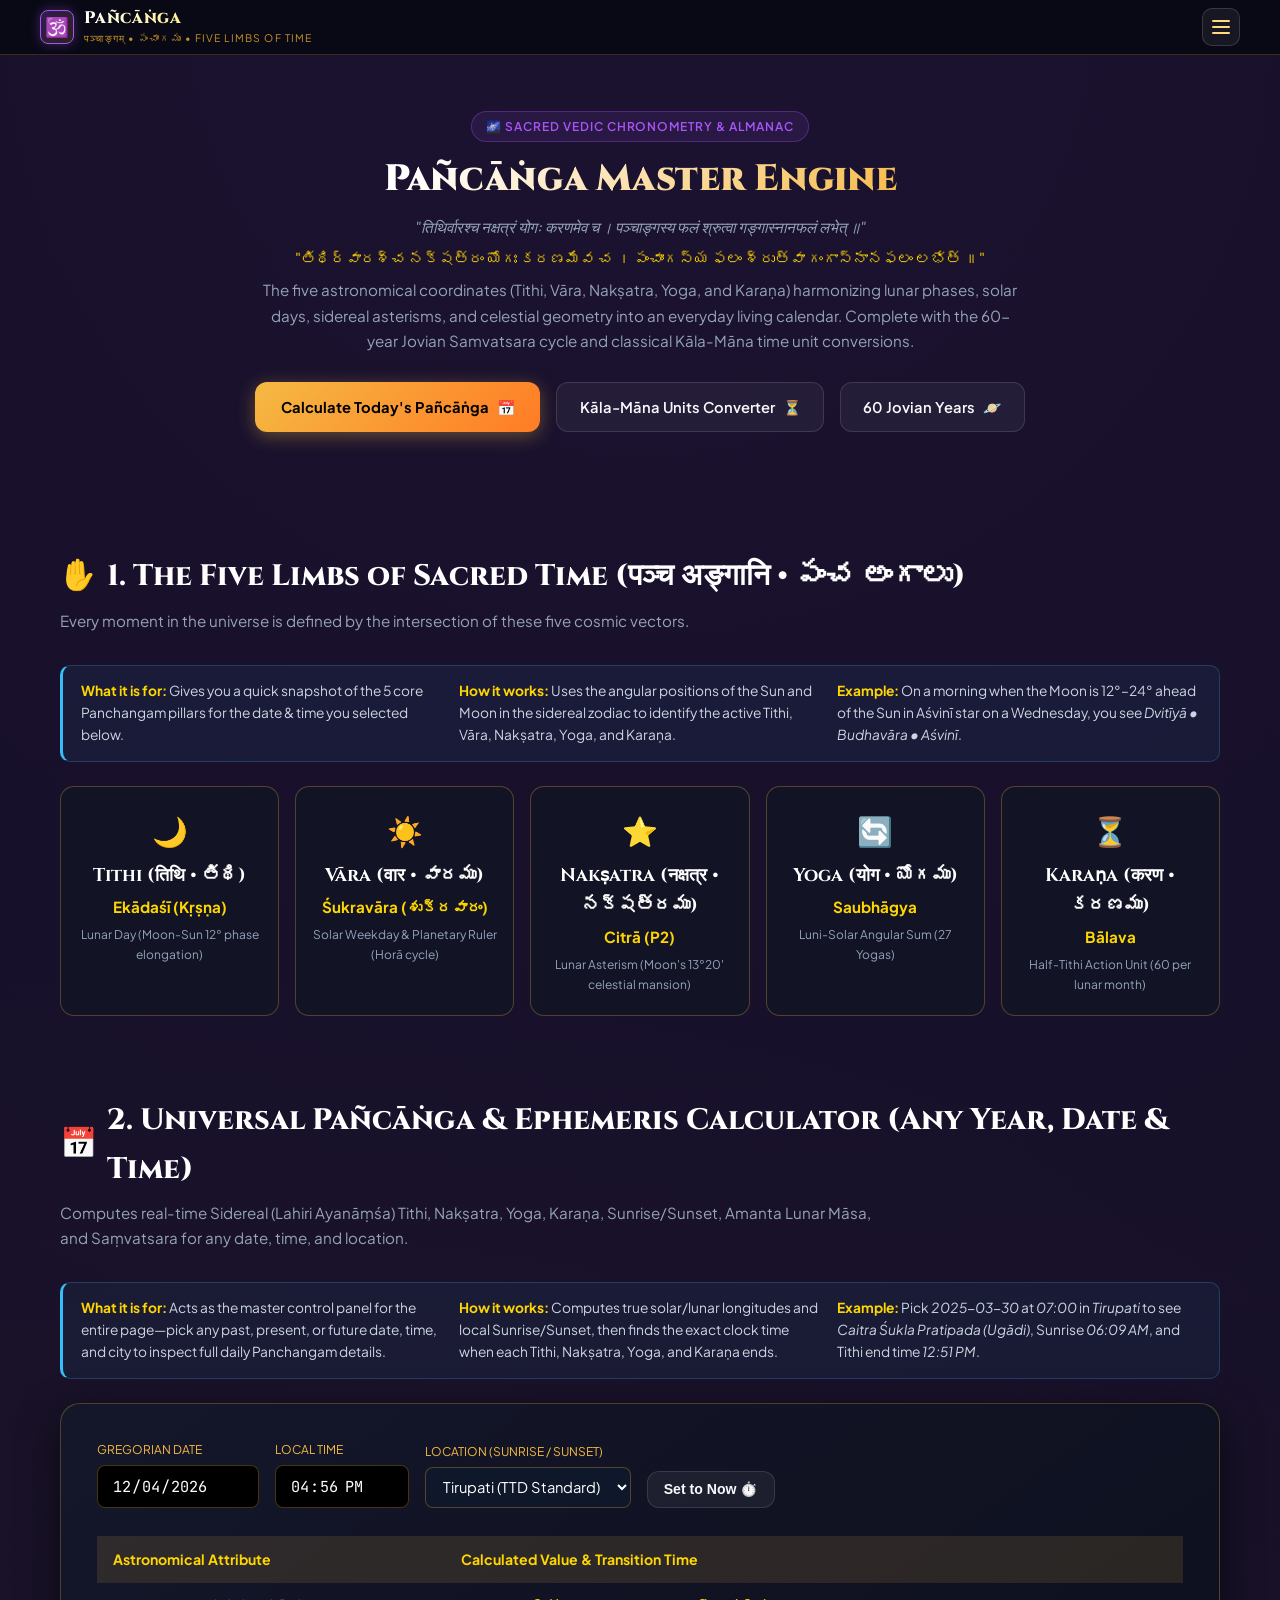
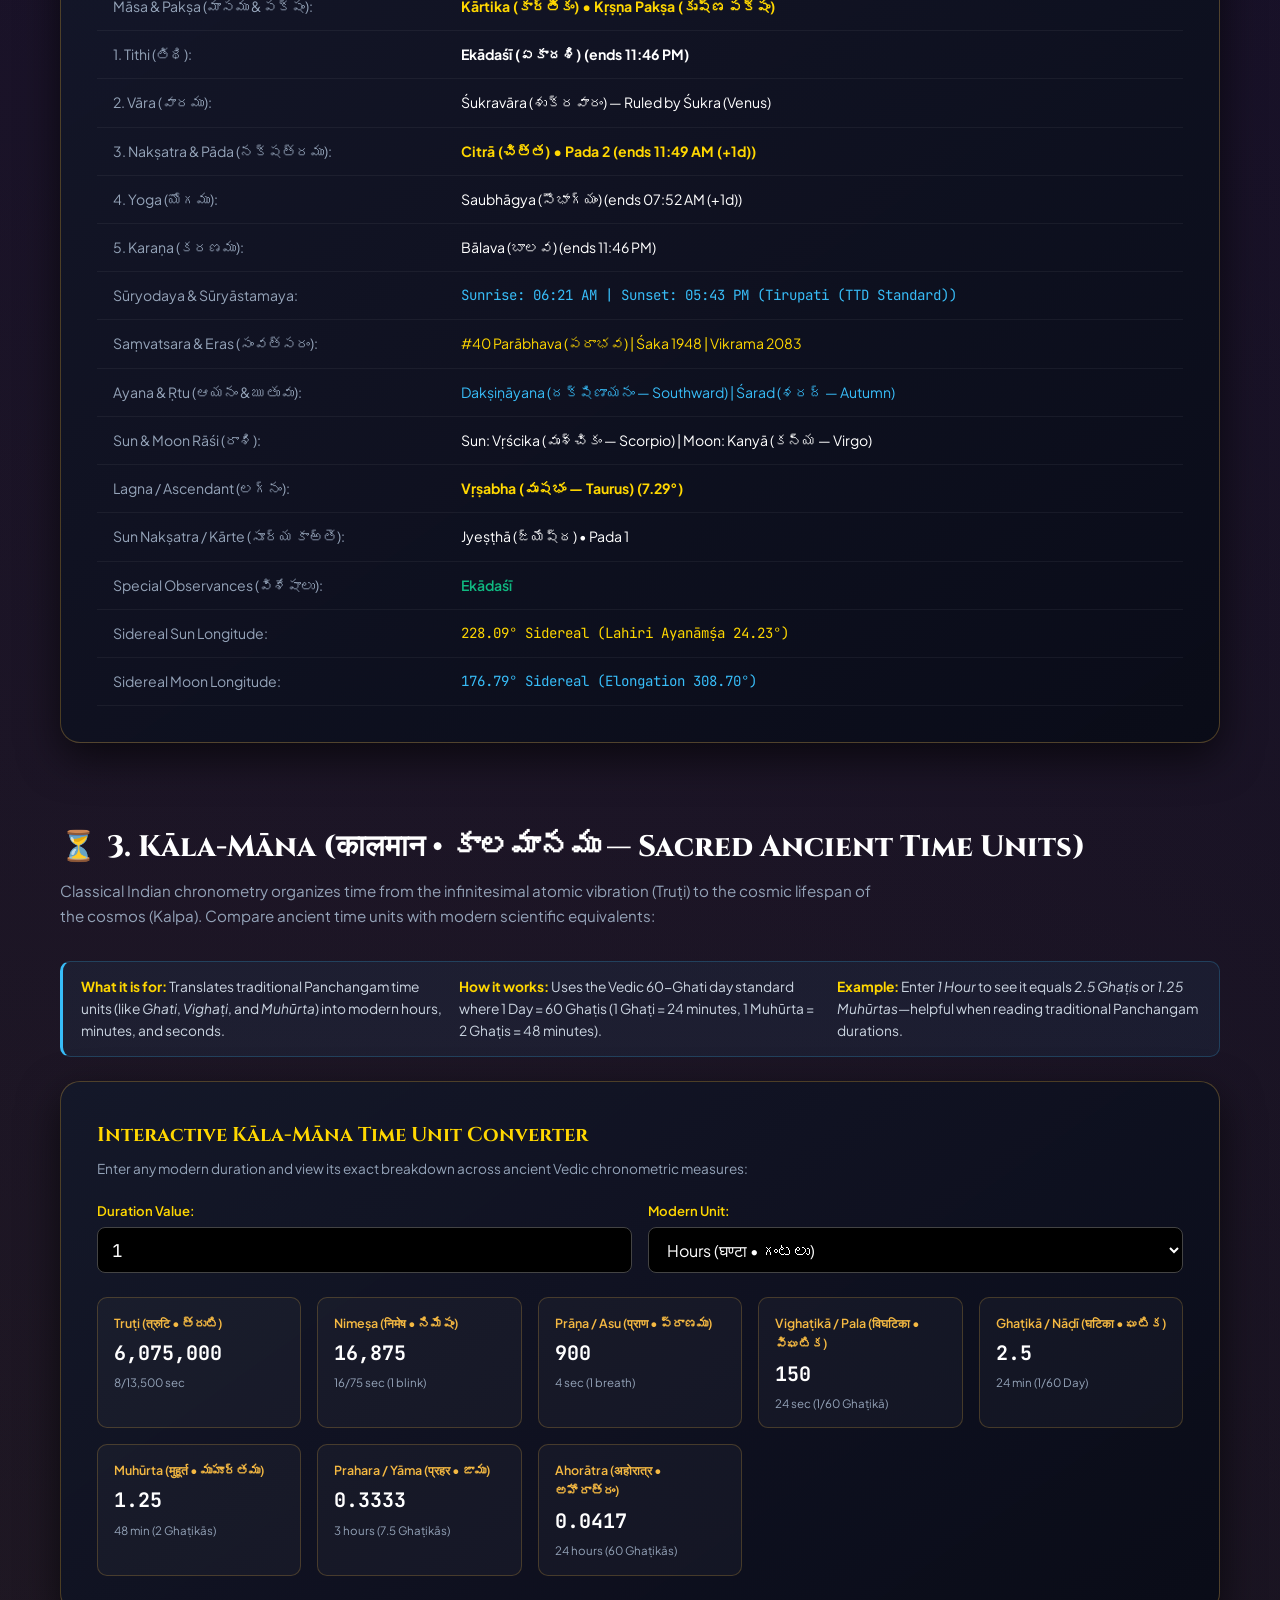
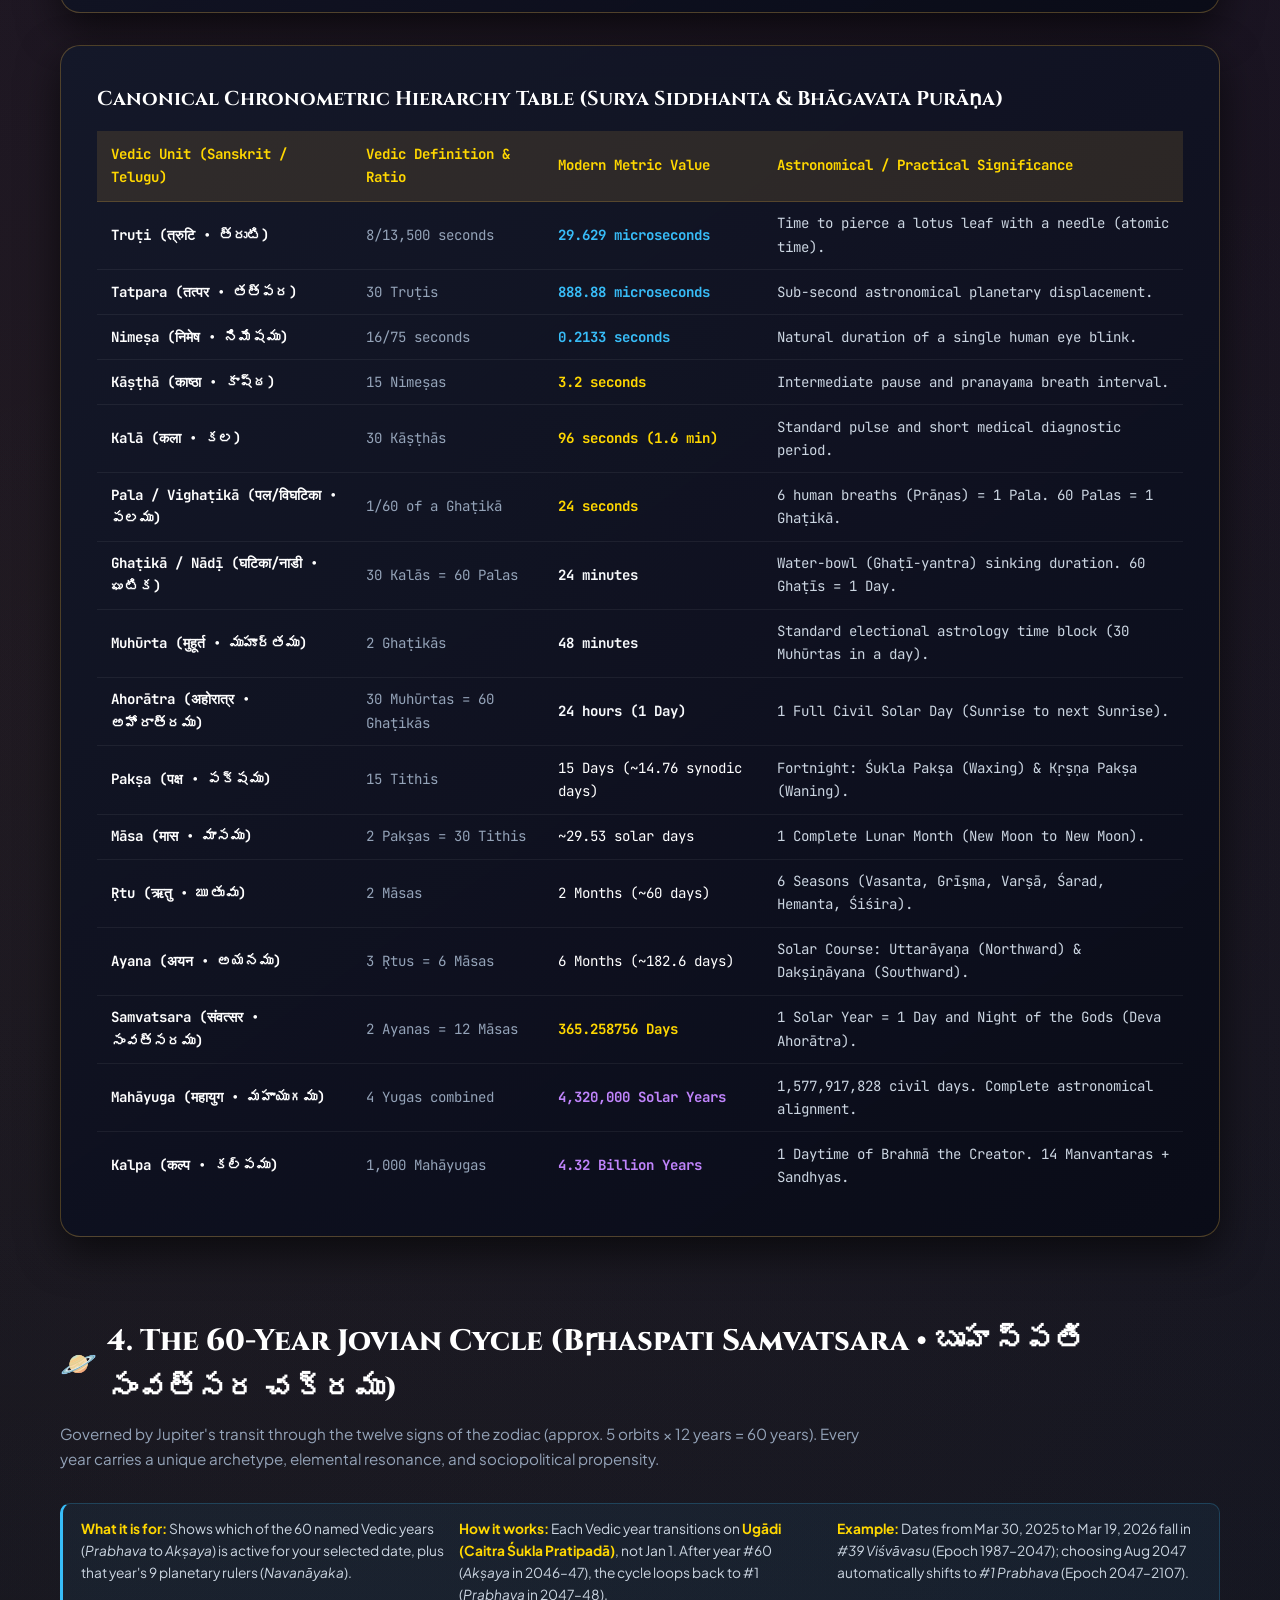
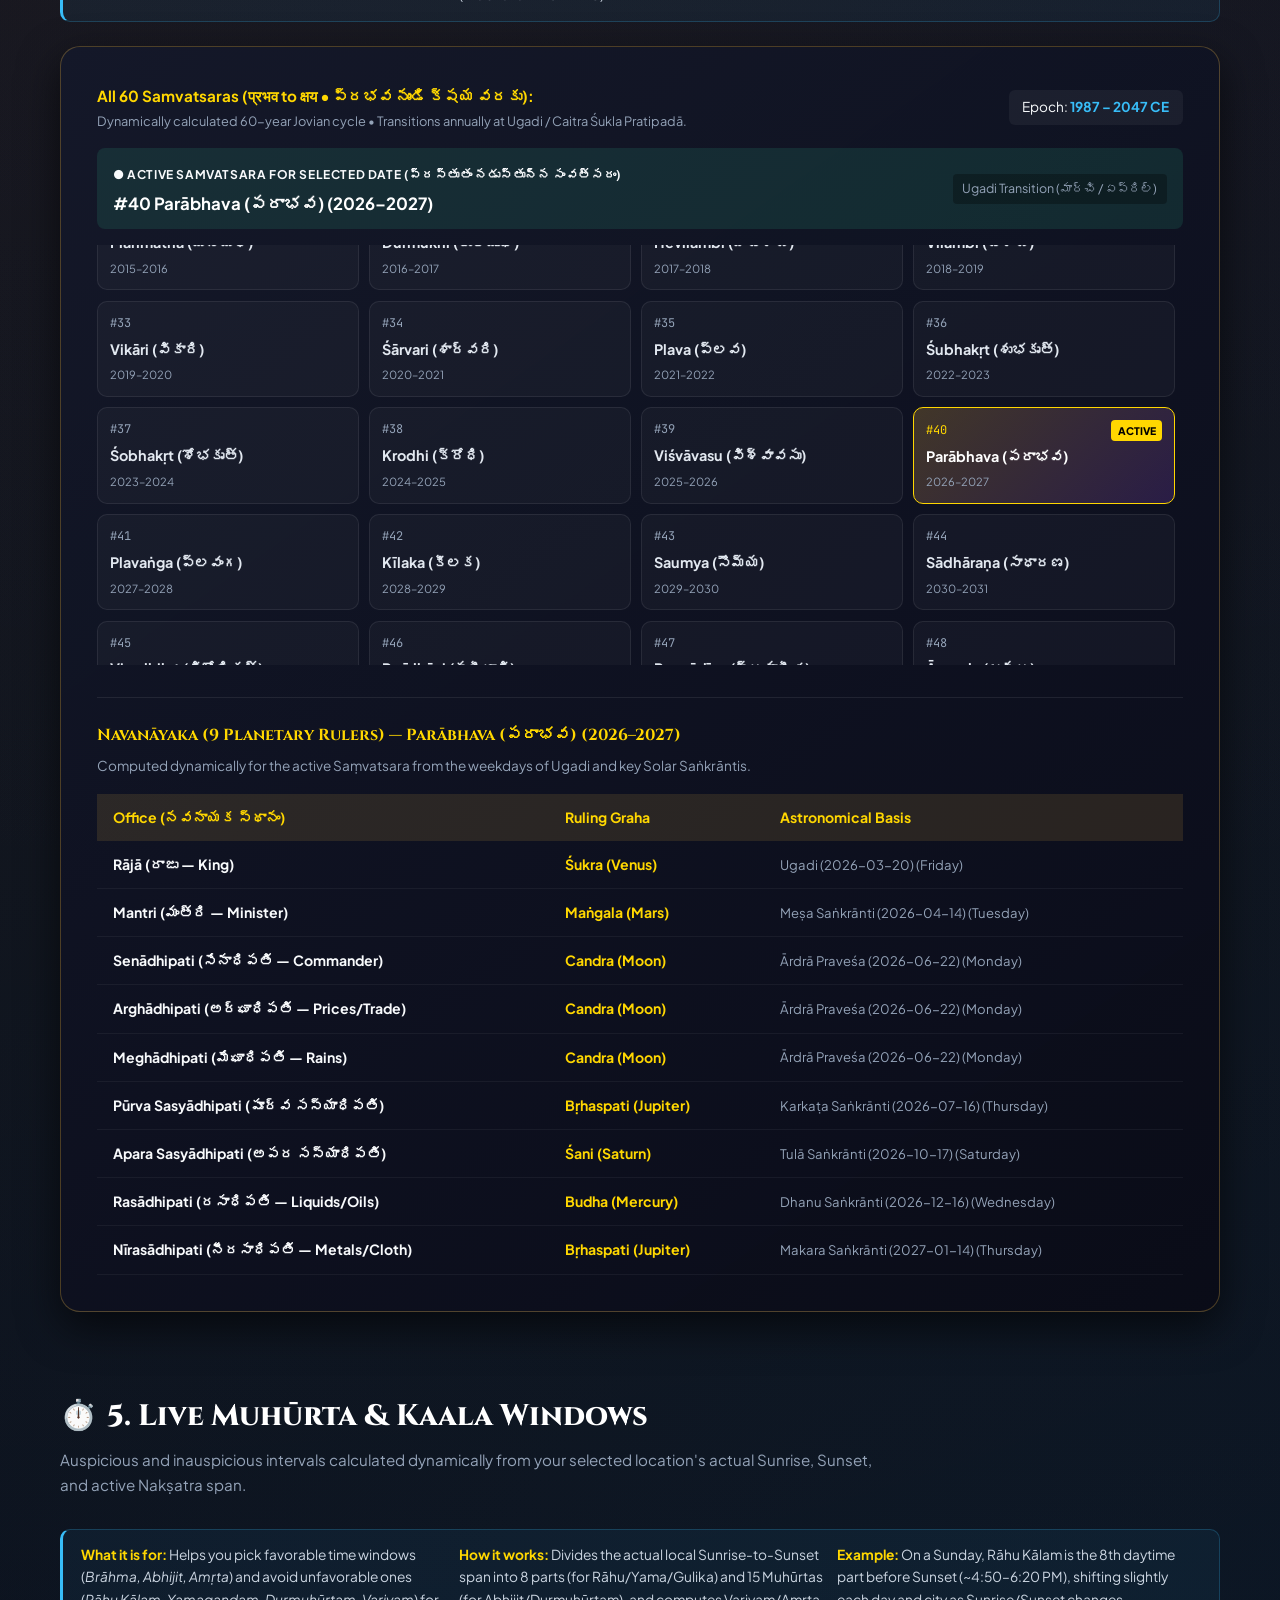
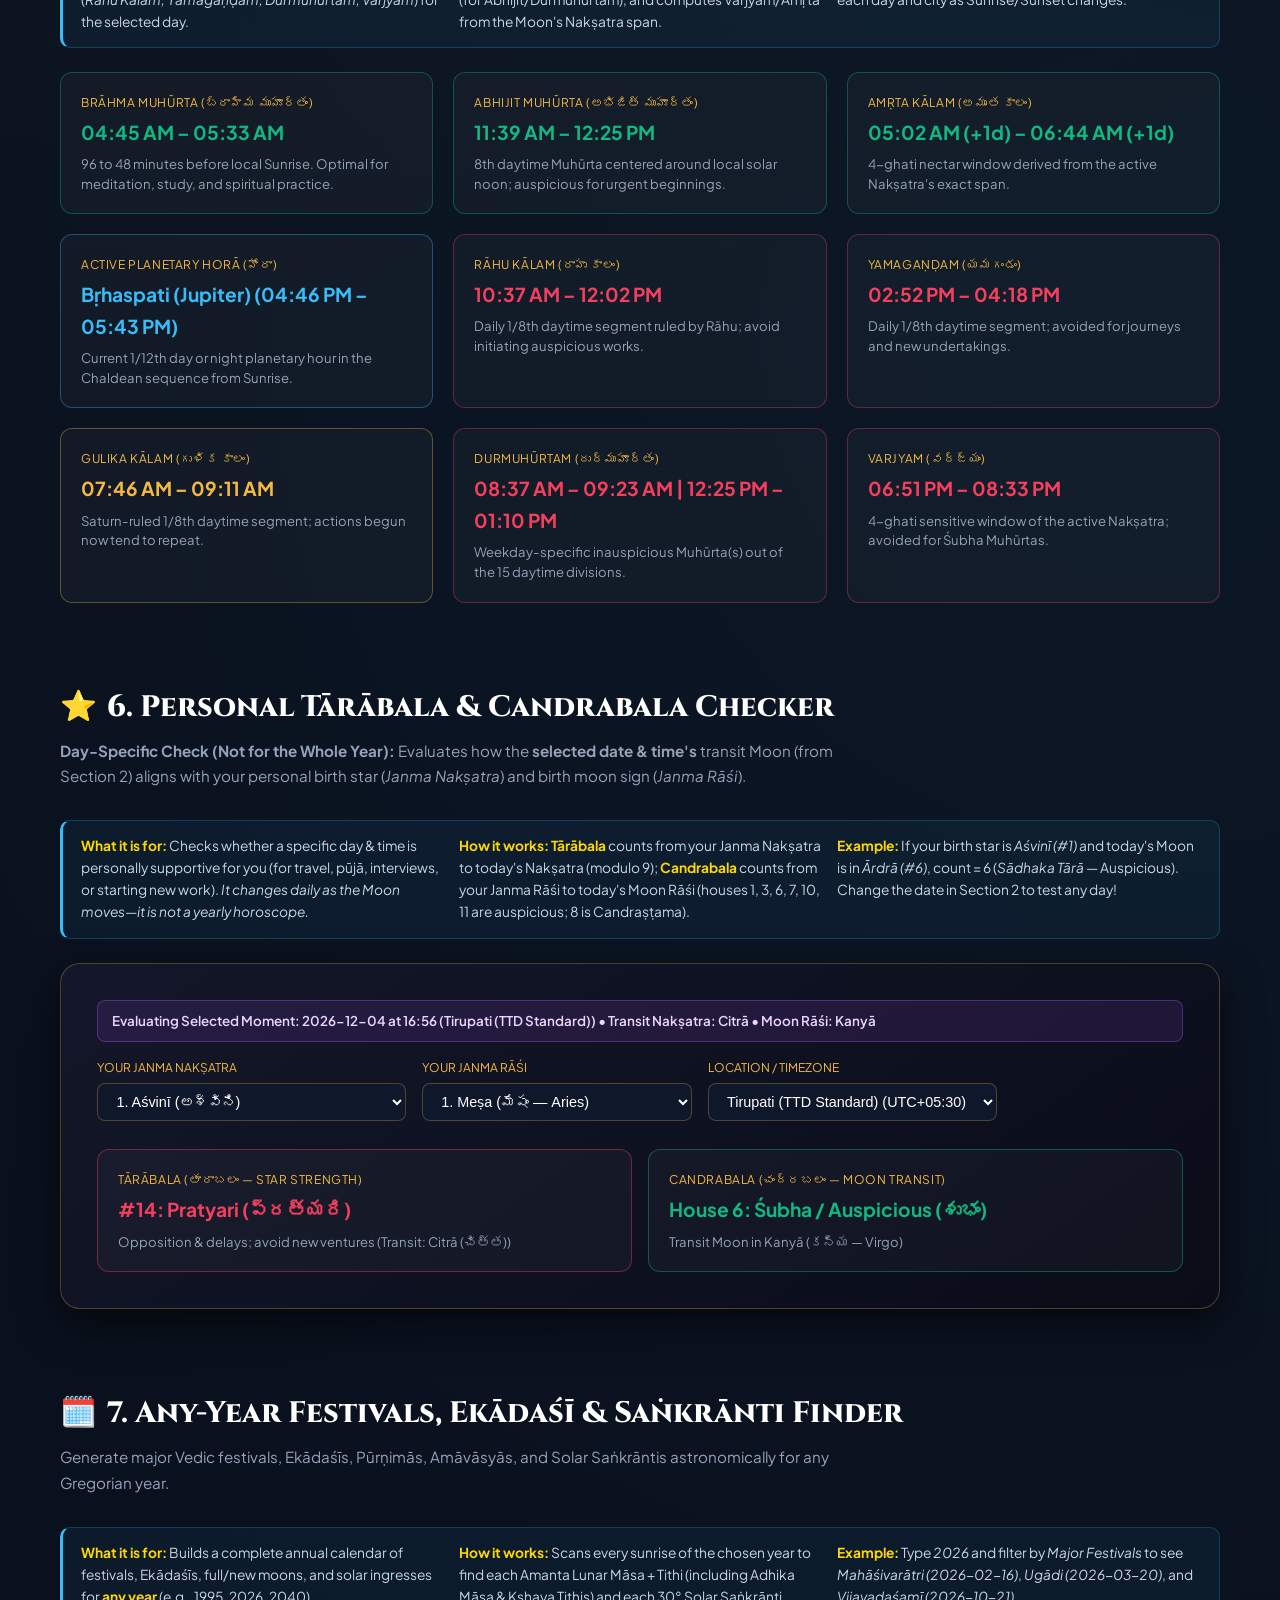
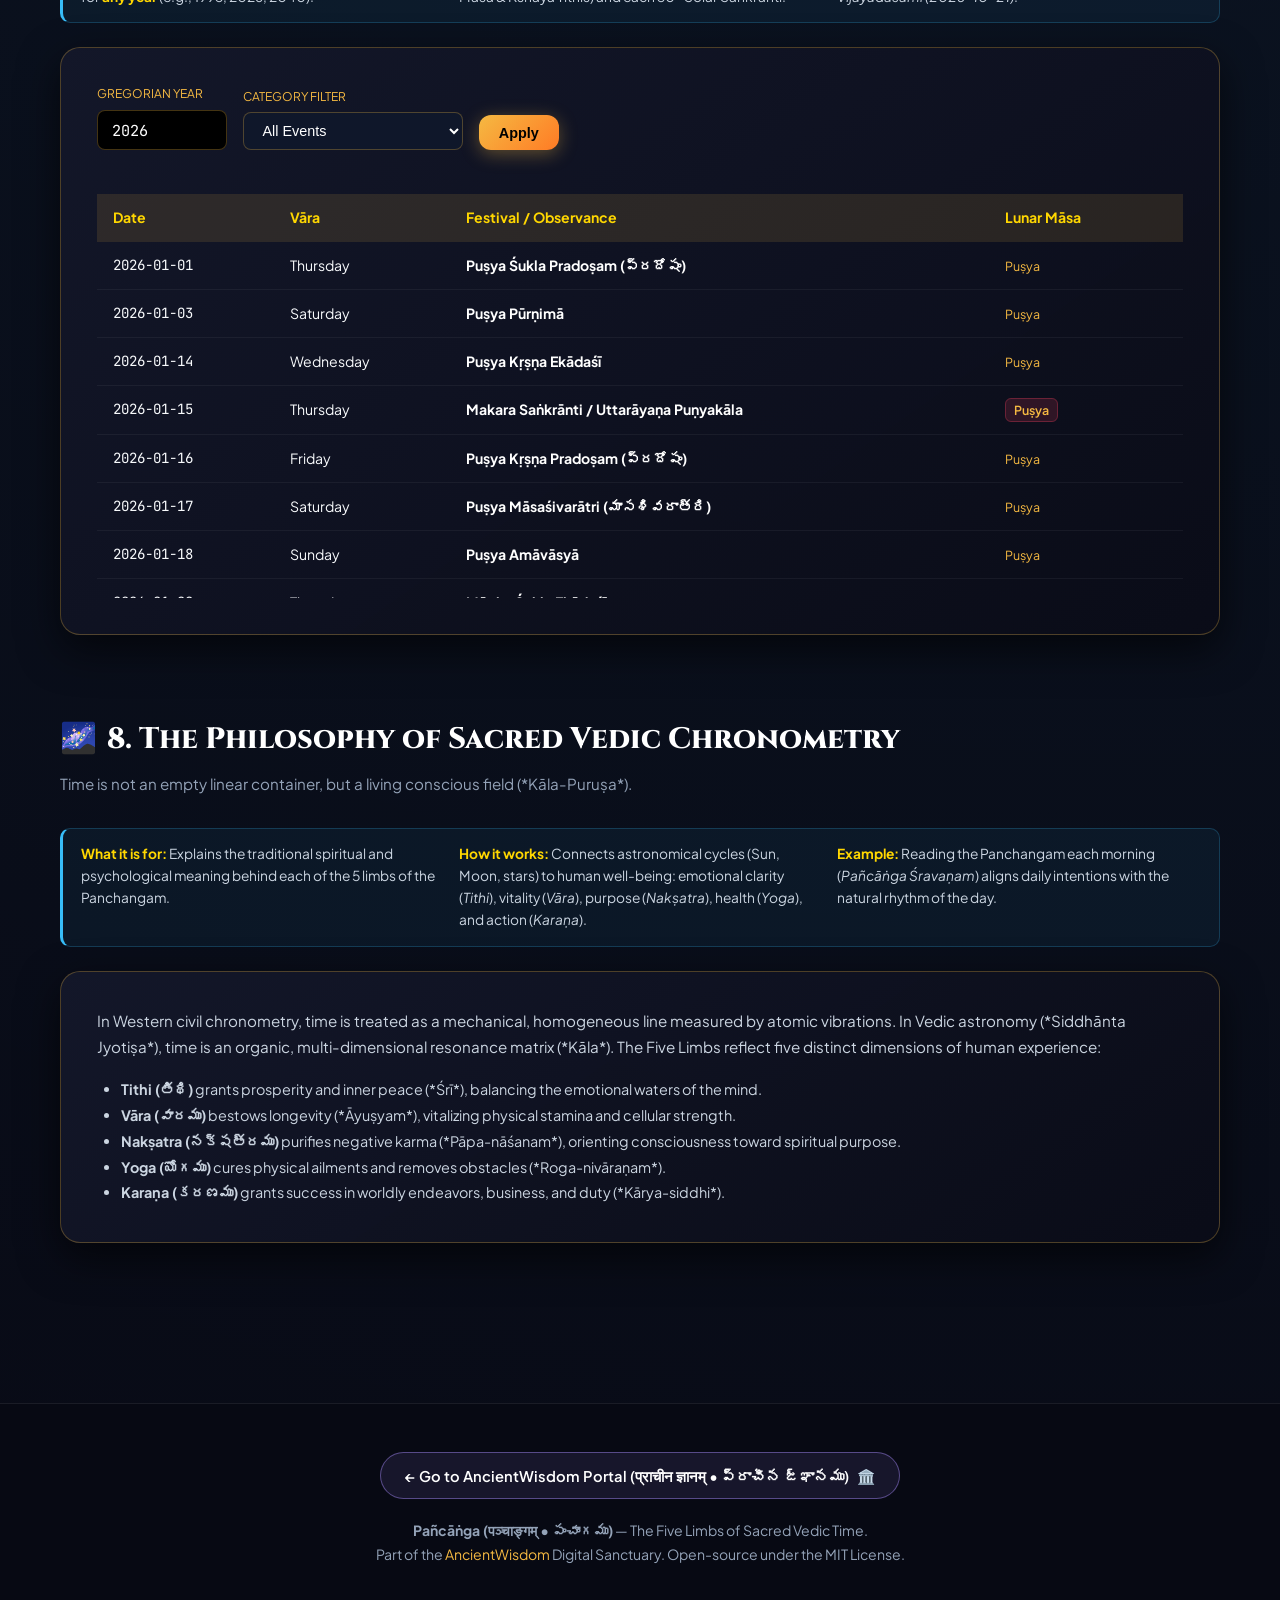
<file: Panchanga/index.html>
<!DOCTYPE html>
<html lang="en">
<head>
  <meta charset="UTF-8">
  <meta name="viewport" content="width=device-width, initial-scale=1.0">
  <title>Pañcāṅga (पञ्चाङ्गम् • పంచాంగము) — The Five Limbs of Time Master Studio</title>
  <link rel="icon" type="image/svg+xml" href="favicon.svg">
  <link rel="stylesheet" href="style.css">
  <link rel="preconnect" href="https://fonts.googleapis.com">
  <link rel="preconnect" href="https://fonts.gstatic.com" crossorigin>
  <link href="https://fonts.googleapis.com/css2?family=Cinzel:wght@600;700;800;900&family=Plus+Jakarta+Sans:wght@300;400;500;600;700;800&family=JetBrains+Mono:wght@400;500;600;700&family=Noto+Sans+Telugu:wght@400;600;700&display=swap" rel="stylesheet">
</head>
<body>

  <!-- Header -->
  <header class="site-header">
    <div class="header-container">
      <div class="logo-area">
        <div class="panch-icon">🕉️</div>
        <div class="logo-text">
          <h1>Pañcāṅga</h1>
          <span>पञ्चाङ्गम् • పంచాంగము • Five Limbs of Time</span>
        </div>
      </div>

      <button id="menuToggle" class="hamburger-btn" aria-label="Toggle Navigation Menu" aria-expanded="false">
        <span class="hamburger-box"><span class="hamburger-inner"></span></span>
      </button>
    </div>
  </header>

  <div id="navOverlay" class="nav-overlay" aria-hidden="true"></div>
  <aside id="navDrawer" class="nav-drawer" aria-hidden="true">
    <div class="drawer-header">
      <div style="font-weight:700;color:#fcd34d;">🕉️ Pañcāṅga Index • పంచాంగం</div>
      <button id="closeDrawer" class="drawer-close-btn" aria-label="Close">✕</button>
    </div>
    <nav class="drawer-nav-list">
      <a href="#overview" class="drawer-nav-item active">📜 Overview</a>
      <a href="#limbs" class="drawer-nav-item">✋ 5 Limbs</a>
      <a href="#calculator" class="drawer-nav-item">📅 Ephemeris</a>
      <a href="#kalamana" class="drawer-nav-item">⏳ Kāla-Māna</a>
      <a href="#samvatsara" class="drawer-nav-item">🪐 Saṃvatsaras</a>
      <a href="#muhurta" class="drawer-nav-item">⏱️ Muhūrta</a>
      <a href="#tarabala" class="drawer-nav-item">⭐ Tārā &amp; Candra</a>
      <a href="#festivals" class="drawer-nav-item">🗓️ Festivals</a>
      <a href="#philosophy" class="drawer-nav-item">🌌 Philosophy</a>
    </nav>
  </aside>

  <div class="container">

    <!-- Hero Section -->
    <section class="hero" id="overview">
      <div class="hero-pill">🌌 Sacred Vedic Chronometry & Almanac</div>
      <h2 class="hero-title">Pañcāṅga Master Engine</h2>
      <p class="hero-desc">
        <em>"तिथिर्वारश्च नक्षत्रं योगः करणमेव च । पञ्चाङ्गस्य फलं श्रुत्वा गङ्गास्नानफलं लभेत् ॥"</em><br>
        <span style="font-size:0.95rem; color:var(--gold-bright); display:block; margin:0.35rem 0;">
          "తిథిర్వారశ్చ నక్షత్రం యోగః కరణమేవ చ । పంచాంగస్య ఫలం శ్రుత్వా గంగాస్నానఫలం లభేత్ ॥"
        </span>
        The five astronomical coordinates (Tithi, Vāra, Nakṣatra, Yoga, and Karaṇa) harmonizing 
        lunar phases, solar days, sidereal asterisms, and celestial geometry into an everyday living calendar. 
        Complete with the 60-year Jovian Samvatsara cycle and classical Kāla-Māna time unit conversions.
      </p>

      <div class="hero-actions">
        <a href="#calculator" class="btn-primary">
          <span>Calculate Today's Pañcāṅga</span> 📅
        </a>
        <a href="#kalamana" class="btn-ghost">
          <span>Kāla-Māna Units Converter</span> ⏳
        </a>
        <a href="#samvatsara" class="btn-ghost">
          <span>60 Jovian Years</span> 🪐
        </a>
      </div>
    </section>

    <!-- Section 1: The 5 Limbs Cards -->
    <section id="limbs">
      <div class="section-head">
        <h3 class="section-title"><span>✋</span> 1. The Five Limbs of Sacred Time (पञ्च अङ्गानि • పంచ అంగాలు)</h3>
        <p class="section-sub">
          Every moment in the universe is defined by the intersection of these five cosmic vectors.
        </p>
      </div>

      <div class="section-guide">
        <div class="section-guide-grid">
          <div><strong>What it is for:</strong> Gives you a quick snapshot of the 5 core Panchangam pillars for the date &amp; time you selected below.</div>
          <div><strong>How it works:</strong> Uses the angular positions of the Sun and Moon in the sidereal zodiac to identify the active Tithi, Vāra, Nakṣatra, Yoga, and Karaṇa.</div>
          <div><strong>Example:</strong> On a morning when the Moon is 12°–24° ahead of the Sun in Aśvinī star on a Wednesday, you see <em>Dvitīyā • Budhavāra • Aśvinī</em>.</div>
        </div>
      </div>

      <div class="panch-limbs-grid">
        <div class="limb-card">
          <div class="limb-icon">🌙</div>
          <div class="limb-name">Tithi (तिथि • తిథి)</div>
          <div class="limb-value" id="limbTithiVal">--</div>
          <div class="limb-desc">Lunar Day (Moon-Sun 12° phase elongation)</div>
        </div>
        <div class="limb-card">
          <div class="limb-icon">☀️</div>
          <div class="limb-name">Vāra (वार • వారము)</div>
          <div class="limb-value" id="limbVaraVal">--</div>
          <div class="limb-desc">Solar Weekday & Planetary Ruler (Horā cycle)</div>
        </div>
        <div class="limb-card">
          <div class="limb-icon">⭐</div>
          <div class="limb-name">Nakṣatra (नक्षत्र • నక్షత్రము)</div>
          <div class="limb-value" id="limbNakVal">--</div>
          <div class="limb-desc">Lunar Asterism (Moon's 13°20' celestial mansion)</div>
        </div>
        <div class="limb-card">
          <div class="limb-icon">🔄</div>
          <div class="limb-name">Yoga (योग • యోగము)</div>
          <div class="limb-value" id="limbYogaVal">--</div>
          <div class="limb-desc">Luni-Solar Angular Sum (27 Yogas)</div>
        </div>
        <div class="limb-card">
          <div class="limb-icon">⏳</div>
          <div class="limb-name">Karaṇa (करण • కరణము)</div>
          <div class="limb-value" id="limbKaranaVal">--</div>
          <div class="limb-desc">Half-Tithi Action Unit (60 per lunar month)</div>
        </div>
      </div>
    </section>

    <!-- Section 2: Real-Time Calculator -->
    <section id="calculator">
      <div class="section-head">
        <h3 class="section-title"><span>📅</span> 2. Universal Pañcāṅga & Ephemeris Calculator (Any Year, Date & Time)</h3>
        <p class="section-sub">
          Computes real-time Sidereal (Lahiri Ayanāṃśa) Tithi, Nakṣatra, Yoga, Karaṇa, Sunrise/Sunset, Amanta Lunar Māsa, and Saṃvatsara for any date, time, and location.
        </p>
      </div>

      <div class="section-guide">
        <div class="section-guide-grid">
          <div><strong>What it is for:</strong> Acts as the master control panel for the entire page—pick any past, present, or future date, time, and city to inspect full daily Panchangam details.</div>
          <div><strong>How it works:</strong> Computes true solar/lunar longitudes and local Sunrise/Sunset, then finds the exact clock time when each Tithi, Nakṣatra, Yoga, and Karaṇa ends.</div>
          <div><strong>Example:</strong> Pick <em>2025-03-30</em> at <em>07:00</em> in <em>Tirupati</em> to see <em>Caitra Śukla Pratipada (Ugādi)</em>, Sunrise <em>06:09 AM</em>, and Tithi end time <em>12:51 PM</em>.</div>
        </div>
      </div>

      <div class="panch-panel">
        <div class="panch-input-row">
          <div>
            <label for="panchDateInput" style="display:block; font-size:0.75rem; color:var(--gold-primary); text-transform:uppercase; margin-bottom:0.35rem;">Gregorian Date</label>
            <input type="date" id="panchDateInput" style="background:#000; color:#fff; border:1px solid var(--border-gold); padding:0.55rem 0.85rem; border-radius:8px; font-family:var(--font-mono); font-size:0.95rem;">
          </div>
          <div>
            <label for="panchTimeInput" style="display:block; font-size:0.75rem; color:var(--gold-primary); text-transform:uppercase; margin-bottom:0.35rem;">Local Time</label>
            <input type="time" id="panchTimeInput" style="background:#000; color:#fff; border:1px solid var(--border-gold); padding:0.55rem 0.85rem; border-radius:8px; font-family:var(--font-mono); font-size:0.95rem;">
          </div>
          <div>
            <label for="panchLocSelect" style="display:block; font-size:0.75rem; color:var(--gold-primary); text-transform:uppercase; margin-bottom:0.35rem;">Location (Sunrise / Sunset)</label>
            <select id="panchLocSelect" style="background:#0f172a; color:#fff; border:1px solid var(--border-gold); padding:0.58rem 0.85rem; border-radius:8px; font-family:var(--font-body); font-size:0.92rem;">
              <option value="tirupati">Tirupati (TTD Standard)</option>
              <option value="hyderabad">Hyderabad</option>
              <option value="vijayawada">Vijayawada</option>
              <option value="visakhapatnam">Visakhapatnam</option>
              <option value="bengaluru">Bengaluru</option>
              <option value="chennai">Chennai</option>
              <option value="mumbai">Mumbai</option>
              <option value="delhi">New Delhi</option>
              <option value="varanasi">Varanasi (Kāśī)</option>
              <option value="utc">Greenwich (UTC)</option>
            </select>
          </div>
          <button id="panchTodayBtn" class="btn-ghost" style="padding:0.58rem 1rem; font-size:0.88rem;">Set to Now ⏱️</button>
        </div>

        <table class="muhurta-table">
          <thead>
            <tr>
              <th style="width:32%;">Astronomical Attribute</th>
              <th>Calculated Value & Transition Time</th>
            </tr>
          </thead>
          <tbody>
            <tr>
              <td style="color:var(--text-muted);">Māsa & Pakṣa (మాసము & పక్షం):</td>
              <td id="calcMasa" style="color:var(--gold-bright); font-weight:700;">--</td>
            </tr>
            <tr>
              <td style="color:var(--text-muted);">1. Tithi (తిథి):</td>
              <td id="calcTithi" style="color:#fff; font-weight:700;">--</td>
            </tr>
            <tr>
              <td style="color:var(--text-muted);">2. Vāra (వారము):</td>
              <td id="calcVara" style="color:#fff;">--</td>
            </tr>
            <tr>
              <td style="color:var(--text-muted);">3. Nakṣatra & Pāda (నక్షత్రము):</td>
              <td id="calcNak" style="color:var(--gold-bright); font-weight:700;">--</td>
            </tr>
            <tr>
              <td style="color:var(--text-muted);">4. Yoga (యోగము):</td>
              <td id="calcYoga" style="color:#fff;">--</td>
            </tr>
            <tr>
              <td style="color:var(--text-muted);">5. Karaṇa (కరణము):</td>
              <td id="calcKarana" style="color:#fff;">--</td>
            </tr>
            <tr>
              <td style="color:var(--text-muted);">Sūryodaya & Sūryāstamaya:</td>
              <td id="calcSunTimes" style="color:var(--cyan-accent); font-family:var(--font-mono);">--</td>
            </tr>
            <tr>
              <td style="color:var(--text-muted);">Saṃvatsara & Eras (సంవత్సరం):</td>
              <td id="calcSamvatsara" style="color:var(--gold-bright);">--</td>
            </tr>
            <tr>
              <td style="color:var(--text-muted);">Ayana & Ṛtu (ఆయనం & ఋతువు):</td>
              <td id="calcAyana" style="color:var(--cyan-accent);">--</td>
            </tr>
            <tr>
              <td style="color:var(--text-muted);">Sun & Moon Rāśi (రాశి):</td>
              <td id="calcRashi" style="color:#fff;">--</td>
            </tr>
            <tr>
              <td style="color:var(--text-muted);">Lagna / Ascendant (లగ్నం):</td>
              <td id="calcLagna" style="color:var(--gold-bright); font-weight:700;">--</td>
            </tr>
            <tr>
              <td style="color:var(--text-muted);">Sun Nakṣatra / Kārte (సూర్య కాఱ్తె):</td>
              <td id="calcSunKarte" style="color:#fff;">--</td>
            </tr>
            <tr>
              <td style="color:var(--text-muted);">Special Observances (విశేషాలు):</td>
              <td id="calcObservances" style="color:var(--emerald-accent); font-weight:600;">--</td>
            </tr>
            <tr>
              <td style="color:var(--text-muted);">Sidereal Sun Longitude:</td>
              <td id="calcSunLong" style="color:var(--gold-bright); font-family:var(--font-mono);">--</td>
            </tr>
            <tr>
              <td style="color:var(--text-muted);">Sidereal Moon Longitude:</td>
              <td id="calcMoonLong" style="color:var(--cyan-accent); font-family:var(--font-mono);">--</td>
            </tr>
          </tbody>
        </table>
      </div>
    </section>

    <!-- Section 3: Sacred Kala-Mana Time Units Table & Interactive Converter -->
    <section id="kalamana">
      <div class="section-head">
        <h3 class="section-title"><span>⏳</span> 3. Kāla-Māna (कालमान • కాలమానము — Sacred Ancient Time Units)</h3>
        <p class="section-sub">
          Classical Indian chronometry organizes time from the infinitesimal atomic vibration (Truṭi) 
          to the cosmic lifespan of the cosmos (Kalpa). Compare ancient time units with modern scientific equivalents:
        </p>
      </div>

      <div class="section-guide">
        <div class="section-guide-grid">
          <div><strong>What it is for:</strong> Translates traditional Panchangam time units (like <em>Ghati</em>, <em>Vighaṭi</em>, and <em>Muhūrta</em>) into modern hours, minutes, and seconds.</div>
          <div><strong>How it works:</strong> Uses the Vedic 60-Ghati day standard where 1 Day = 60 Ghaṭis (1 Ghaṭi = 24 minutes, 1 Muhūrta = 2 Ghaṭis = 48 minutes).</div>
          <div><strong>Example:</strong> Enter <em>1 Hour</em> to see it equals <em>2.5 Ghaṭis</em> or <em>1.25 Muhūrtas</em>—helpful when reading traditional Panchangam durations.</div>
        </div>
      </div>

      <!-- Interactive Converter Panel -->
      <div class="panch-panel" style="margin-bottom:2rem;">
        <h4 style="font-family:var(--font-display); font-size:1.25rem; color:var(--gold-bright); margin-bottom:0.4rem;">
          Interactive Kāla-Māna Time Unit Converter
        </h4>
        <p style="font-size:0.85rem; color:var(--text-muted); margin-bottom:1.25rem;">
          Enter any modern duration and view its exact breakdown across ancient Vedic chronometric measures:
        </p>

        <div style="display:flex; gap:1rem; align-items:flex-end; flex-wrap:wrap; margin-bottom:1.5rem;">
          <div style="flex:1; min-width:180px;">
            <label for="kmInputVal" style="display:block; font-size:0.82rem; color:var(--gold-bright); font-weight:600; margin-bottom:0.35rem;">Duration Value:</label>
            <input type="number" id="kmInputVal" value="1" min="0" step="any" style="width:100%; background:#000; border:1px solid #444; color:#fff; padding:0.65rem 0.85rem; border-radius:8px; font-family:var(--font-mono); font-size:1.1rem;">
          </div>
          <div style="flex:1; min-width:180px;">
            <label for="kmInputUnit" style="display:block; font-size:0.82rem; color:var(--gold-bright); font-weight:600; margin-bottom:0.35rem;">Modern Unit:</label>
            <select id="kmInputUnit" style="width:100%; background:#000; border:1px solid #444; color:#fff; padding:0.65rem 0.85rem; border-radius:8px; font-family:var(--font-body); font-size:1rem;">
              <option value="hr" selected>Hours (घण्टा • గంటలు)</option>
              <option value="min">Minutes (मिनट • నిమిషాలు)</option>
              <option value="sec">Seconds (सेकंड • సెకన్లు)</option>
              <option value="day">Civil Days (अहोरात्र • రోజులు)</option>
            </select>
          </div>
        </div>

        <div id="kmResultsGrid" style="display:grid; grid-template-columns:repeat(auto-fit, minmax(200px, 1fr)); gap:1rem;"></div>
      </div>

      <!-- Comparative Master Table -->
      <div class="panch-panel">
        <h4 style="font-family:var(--font-display); font-size:1.25rem; color:#fff; margin-bottom:1rem;">
          Canonical Chronometric Hierarchy Table (Surya Siddhanta & Bhāgavata Purāṇa)
        </h4>

        <div style="overflow-x:auto;">
          <table style="width:100%; border-collapse:collapse; font-size:0.88rem; font-family:var(--font-mono);">
            <thead>
              <tr style="background:rgba(245, 185, 66, 0.12); color:var(--gold-bright); border-bottom:1px solid rgba(245, 185, 66, 0.3);">
                <th style="padding:0.75rem 0.85rem; text-align:left;">Vedic Unit (Sanskrit / Telugu)</th>
                <th style="padding:0.75rem 0.85rem; text-align:left;">Vedic Definition & Ratio</th>
                <th style="padding:0.75rem 0.85rem; text-align:left;">Modern Metric Value</th>
                <th style="padding:0.75rem 0.85rem; text-align:left;">Astronomical / Practical Significance</th>
              </tr>
            </thead>
            <tbody>
              <tr style="border-bottom:1px solid rgba(255,255,255,0.06);">
                <td style="padding:0.65rem 0.85rem; color:#fff;"><strong>Truṭi (त्रुटि • త్రుటి)</strong></td>
                <td style="padding:0.65rem 0.85rem; color:var(--text-muted);">8/13,500 seconds</td>
                <td style="padding:0.65rem 0.85rem; color:var(--cyan-accent); font-weight:700;">29.629 microseconds</td>
                <td style="padding:0.65rem 0.85rem; color:#cbd5e1;">Time to pierce a lotus leaf with a needle (atomic time).</td>
              </tr>
              <tr style="border-bottom:1px solid rgba(255,255,255,0.06);">
                <td style="padding:0.65rem 0.85rem; color:#fff;"><strong>Tatpara (तत्पर • తత్పర)</strong></td>
                <td style="padding:0.65rem 0.85rem; color:var(--text-muted);">30 Truṭis</td>
                <td style="padding:0.65rem 0.85rem; color:var(--cyan-accent); font-weight:700;">888.88 microseconds</td>
                <td style="padding:0.65rem 0.85rem; color:#cbd5e1;">Sub-second astronomical planetary displacement.</td>
              </tr>
              <tr style="border-bottom:1px solid rgba(255,255,255,0.06);">
                <td style="padding:0.65rem 0.85rem; color:#fff;"><strong>Nimeṣa (निमेष • నిమేషము)</strong></td>
                <td style="padding:0.65rem 0.85rem; color:var(--text-muted);">16/75 seconds</td>
                <td style="padding:0.65rem 0.85rem; color:var(--cyan-accent); font-weight:700;">0.2133 seconds</td>
                <td style="padding:0.65rem 0.85rem; color:#cbd5e1;">Natural duration of a single human eye blink.</td>
              </tr>
              <tr style="border-bottom:1px solid rgba(255,255,255,0.06);">
                <td style="padding:0.65rem 0.85rem; color:#fff;"><strong>Kāṣṭhā (काष्ठा • కాష్ఠ)</strong></td>
                <td style="padding:0.65rem 0.85rem; color:var(--text-muted);">15 Nimeṣas</td>
                <td style="padding:0.65rem 0.85rem; color:var(--gold-bright); font-weight:700;">3.2 seconds</td>
                <td style="padding:0.65rem 0.85rem; color:#cbd5e1;">Intermediate pause and pranayama breath interval.</td>
              </tr>
              <tr style="border-bottom:1px solid rgba(255,255,255,0.06);">
                <td style="padding:0.65rem 0.85rem; color:#fff;"><strong>Kalā (कला • కల)</strong></td>
                <td style="padding:0.65rem 0.85rem; color:var(--text-muted);">30 Kāṣṭhās</td>
                <td style="padding:0.65rem 0.85rem; color:var(--gold-bright); font-weight:700;">96 seconds (1.6 min)</td>
                <td style="padding:0.65rem 0.85rem; color:#cbd5e1;">Standard pulse and short medical diagnostic period.</td>
              </tr>
              <tr style="border-bottom:1px solid rgba(255,255,255,0.06);">
                <td style="padding:0.65rem 0.85rem; color:#fff;"><strong>Pala / Vighaṭikā (पल/विघटिका • పలము)</strong></td>
                <td style="padding:0.65rem 0.85rem; color:var(--text-muted);">1/60 of a Ghaṭikā</td>
                <td style="padding:0.65rem 0.85rem; color:var(--gold-bright); font-weight:700;">24 seconds</td>
                <td style="padding:0.65rem 0.85rem; color:#cbd5e1;">6 human breaths (Prāṇas) = 1 Pala. 60 Palas = 1 Ghaṭikā.</td>
              </tr>
              <tr style="border-bottom:1px solid rgba(255,255,255,0.06);">
                <td style="padding:0.65rem 0.85rem; color:#fff;"><strong>Ghaṭikā / Nāḍī (घटिका/नाडी • ఘటిక)</strong></td>
                <td style="padding:0.65rem 0.85rem; color:var(--text-muted);">30 Kalās = 60 Palas</td>
                <td style="padding:0.65rem 0.85rem; color:var(--emerald-bright); font-weight:700;">24 minutes</td>
                <td style="padding:0.65rem 0.85rem; color:#cbd5e1;">Water-bowl (Ghaṭī-yantra) sinking duration. 60 Ghaṭīs = 1 Day.</td>
              </tr>
              <tr style="border-bottom:1px solid rgba(255,255,255,0.06);">
                <td style="padding:0.65rem 0.85rem; color:#fff;"><strong>Muhūrta (मुहूर्त • ముహూర్తము)</strong></td>
                <td style="padding:0.65rem 0.85rem; color:var(--text-muted);">2 Ghaṭikās</td>
                <td style="padding:0.65rem 0.85rem; color:var(--emerald-bright); font-weight:700;">48 minutes</td>
                <td style="padding:0.65rem 0.85rem; color:#cbd5e1;">Standard electional astrology time block (30 Muhūrtas in a day).</td>
              </tr>
              <tr style="border-bottom:1px solid rgba(255,255,255,0.06);">
                <td style="padding:0.65rem 0.85rem; color:#fff;"><strong>Ahorātra (अहोरात्र • అహోరాత్రము)</strong></td>
                <td style="padding:0.65rem 0.85rem; color:var(--text-muted);">30 Muhūrtas = 60 Ghaṭikās</td>
                <td style="padding:0.65rem 0.85rem; color:var(--emerald-bright); font-weight:700;">24 hours (1 Day)</td>
                <td style="padding:0.65rem 0.85rem; color:#cbd5e1;">1 Full Civil Solar Day (Sunrise to next Sunrise).</td>
              </tr>
              <tr style="border-bottom:1px solid rgba(255,255,255,0.06);">
                <td style="padding:0.65rem 0.85rem; color:#fff;"><strong>Pakṣa (पक्ष • పక్షము)</strong></td>
                <td style="padding:0.65rem 0.85rem; color:var(--text-muted);">15 Tithis</td>
                <td style="padding:0.65rem 0.85rem; color:#fff;">15 Days (~14.76 synodic days)</td>
                <td style="padding:0.65rem 0.85rem; color:#cbd5e1;">Fortnight: Śukla Pakṣa (Waxing) & Kṛṣṇa Pakṣa (Waning).</td>
              </tr>
              <tr style="border-bottom:1px solid rgba(255,255,255,0.06);">
                <td style="padding:0.65rem 0.85rem; color:#fff;"><strong>Māsa (मास • మాసము)</strong></td>
                <td style="padding:0.65rem 0.85rem; color:var(--text-muted);">2 Pakṣas = 30 Tithis</td>
                <td style="padding:0.65rem 0.85rem; color:#fff;">~29.53 solar days</td>
                <td style="padding:0.65rem 0.85rem; color:#cbd5e1;">1 Complete Lunar Month (New Moon to New Moon).</td>
              </tr>
              <tr style="border-bottom:1px solid rgba(255,255,255,0.06);">
                <td style="padding:0.65rem 0.85rem; color:#fff;"><strong>Ṛtu (ऋतु • ఋతువు)</strong></td>
                <td style="padding:0.65rem 0.85rem; color:var(--text-muted);">2 Māsas</td>
                <td style="padding:0.65rem 0.85rem; color:#fff;">2 Months (~60 days)</td>
                <td style="padding:0.65rem 0.85rem; color:#cbd5e1;">6 Seasons (Vasanta, Grīṣma, Varṣā, Śarad, Hemanta, Śiśira).</td>
              </tr>
              <tr style="border-bottom:1px solid rgba(255,255,255,0.06);">
                <td style="padding:0.65rem 0.85rem; color:#fff;"><strong>Ayana (अयन • అయనము)</strong></td>
                <td style="padding:0.65rem 0.85rem; color:var(--text-muted);">3 Ṛtus = 6 Māsas</td>
                <td style="padding:0.65rem 0.85rem; color:#fff;">6 Months (~182.6 days)</td>
                <td style="padding:0.65rem 0.85rem; color:#cbd5e1;">Solar Course: Uttarāyaṇa (Northward) & Dakṣiṇāyana (Southward).</td>
              </tr>
              <tr style="border-bottom:1px solid rgba(255,255,255,0.06);">
                <td style="padding:0.65rem 0.85rem; color:#fff;"><strong>Samvatsara (संवत्सर • సంవత్సరము)</strong></td>
                <td style="padding:0.65rem 0.85rem; color:var(--text-muted);">2 Ayanas = 12 Māsas</td>
                <td style="padding:0.65rem 0.85rem; color:var(--gold-bright); font-weight:700;">365.258756 Days</td>
                <td style="padding:0.65rem 0.85rem; color:#cbd5e1;">1 Solar Year = 1 Day and Night of the Gods (Deva Ahorātra).</td>
              </tr>
              <tr style="border-bottom:1px solid rgba(255,255,255,0.06);">
                <td style="padding:0.65rem 0.85rem; color:#fff;"><strong>Mahāyuga (महायुग • మహాయుగము)</strong></td>
                <td style="padding:0.65rem 0.85rem; color:var(--text-muted);">4 Yugas combined</td>
                <td style="padding:0.65rem 0.85rem; color:#c084fc; font-weight:700;">4,320,000 Solar Years</td>
                <td style="padding:0.65rem 0.85rem; color:#cbd5e1;">1,577,917,828 civil days. Complete astronomical alignment.</td>
              </tr>
              <tr>
                <td style="padding:0.65rem 0.85rem; color:#fff;"><strong>Kalpa (कल्प • కల్పము)</strong></td>
                <td style="padding:0.65rem 0.85rem; color:var(--text-muted);">1,000 Mahāyugas</td>
                <td style="padding:0.65rem 0.85rem; color:#c084fc; font-weight:700;">4.32 Billion Years</td>
                <td style="padding:0.65rem 0.85rem; color:#cbd5e1;">1 Daytime of Brahmā the Creator. 14 Manvantaras + Sandhyas.</td>
              </tr>
            </tbody>
          </table>
        </div>
      </div>
    </section>

    <!-- Section 4: 60-Year Jovian Cycle (Samvatsara) -->
    <section id="samvatsara">
      <div class="section-head">
        <h3 class="section-title"><span>🪐</span> 4. The 60-Year Jovian Cycle (Bṛhaspati Samvatsara • బృహస్పతి సంవత్సర చక్రము)</h3>
        <p class="section-sub">
          Governed by Jupiter's transit through the twelve signs of the zodiac (approx. 5 orbits × 12 years = 60 years). 
          Every year carries a unique archetype, elemental resonance, and sociopolitical propensity.
        </p>
      </div>

      <div class="section-guide">
        <div class="section-guide-grid">
          <div><strong>What it is for:</strong> Shows which of the 60 named Vedic years (<em>Prabhava</em> to <em>Akṣaya</em>) is active for your selected date, plus that year's 9 planetary rulers (<em>Navanāyaka</em>).</div>
          <div><strong>How it works:</strong> Each Vedic year transitions on <strong>Ugādi (Caitra Śukla Pratipadā)</strong>, not Jan 1. After year #60 (<em>Akṣaya</em> in 2046–47), the cycle loops back to #1 (<em>Prabhava</em> in 2047–48).</div>
          <div><strong>Example:</strong> Dates from Mar 30, 2025 to Mar 19, 2026 fall in <em>#39 Viśvāvasu</em> (Epoch 1987–2047); choosing Aug 2047 automatically shifts to <em>#1 Prabhava</em> (Epoch 2047–2107).</div>
        </div>
      </div>

      <div class="panch-panel">
        <div style="display:flex; justify-content:space-between; align-items:center; flex-wrap:wrap; gap:0.75rem; margin-bottom:1rem;">
          <div>
            <div style="font-size:0.95rem; color:var(--gold-bright); font-weight:700;">
              All 60 Samvatsaras (प्रभव to क्षय • ప్రభవ నుండి క్షయ వరకు):
            </div>
            <div style="font-size:0.8rem; color:var(--text-muted); margin-top:0.2rem;">
              Dynamically calculated 60-year Jovian cycle • Transitions annually at Ugadi / Caitra Śukla Pratipadā.
            </div>
          </div>
          <div style="background:rgba(255,255,255,0.05); padding:0.4rem 0.85rem; border-radius:6px; border:1px solid var(--border-subtle); font-size:0.85rem;">
            Epoch: <strong id="samvatsaraCycleText" style="color:var(--cyan-accent);">1987 – 2047 CE</strong>
          </div>
        </div>

        <div id="samvatsaraActiveCallout" style="margin-bottom:1rem; padding:0.75rem 1rem; border-radius:8px; border:1px solid var(--emerald-bright); background:rgba(52,211,153,0.12); display:flex; align-items:center; justify-content:space-between; flex-wrap:wrap; gap:0.5rem;">
          <div>
            <span style="font-size:0.75rem; text-transform:uppercase; letter-spacing:0.05em; color:var(--emerald-bright); font-weight:700;">● Active Samvatsara for Selected Date (ప్రస్తుతం నడుస్తున్న సంవత్సరం)</span>
            <div id="activeSamvatsaraBadge" style="font-size:1.05rem; font-weight:700; color:#fff; margin-top:0.2rem;">--</div>
          </div>
          <span style="font-size:0.78rem; color:var(--text-muted); background:rgba(0,0,0,0.3); padding:0.3rem 0.6rem; border-radius:4px;">Ugadi Transition (మార్చి / ఏప్రిల్)</span>
        </div>

        <div id="samvatsaraGrid" style="display:grid; grid-template-columns:repeat(auto-fill, minmax(220px, 1fr)); gap:0.65rem; max-height:420px; overflow-y:auto; padding-right:0.5rem; margin-bottom:2rem;">
          <!-- Dynamically populated by panchanga.js -->
        </div>

        <div style="border-top:1px solid rgba(255,255,255,0.08); padding-top:1.5rem;">
          <h4 id="navanayakaTitle" style="font-family:var(--font-display); color:var(--gold-bright); margin-bottom:0.4rem;">Navanāyaka (9 Planetary Rulers)</h4>
          <p style="font-size:0.85rem; color:var(--text-muted); margin-bottom:1rem;">Computed dynamically for the active Saṃvatsara from the weekdays of Ugadi and key Solar Saṅkrāntis.</p>
          <table class="muhurta-table">
            <thead>
              <tr>
                <th>Office (నవనాయక స్థానం)</th>
                <th>Ruling Graha</th>
                <th>Astronomical Basis</th>
              </tr>
            </thead>
            <tbody id="navanayakaBody"></tbody>
          </table>
        </div>
      </div>
    </section>

    <!-- Section 5: Muhurta & Rahu Kala (Live Calculated) -->
    <section id="muhurta">
      <div class="section-head">
        <h3 class="section-title"><span>⏱️</span> 5. Live Muhūrta & Kaala Windows</h3>
        <p class="section-sub">
          Auspicious and inauspicious intervals calculated dynamically from your selected location's actual Sunrise, Sunset, and active Nakṣatra span.
        </p>
      </div>

      <div class="section-guide">
        <div class="section-guide-grid">
          <div><strong>What it is for:</strong> Helps you pick favorable time windows (<em>Brāhma, Abhijit, Amṛta</em>) and avoid unfavorable ones (<em>Rāhu Kālam, Yamagaṇḍam, Durmuhūrtam, Varjyam</em>) for the selected day.</div>
          <div><strong>How it works:</strong> Divides the actual local Sunrise-to-Sunset span into 8 parts (for Rāhu/Yama/Gulika) and 15 Muhūrtas (for Abhijit/Durmuhūrtam), and computes Varjyam/Amṛta from the Moon's Nakṣatra span.</div>
          <div><strong>Example:</strong> On a Sunday, Rāhu Kālam is the 8th daytime part before Sunset (~4:50–6:20 PM), shifting slightly each day and city as Sunrise/Sunset changes.</div>
        </div>
      </div>

      <div class="panch-details-grid">
        <div class="detail-box" style="border-color:rgba(16,185,129,0.35);">
          <label>Brāhma Muhūrta (బ్రాహ్మ ముహూర్తం)</label>
          <div id="muhurtaBrahmaTime" class="val-primary" style="color:var(--emerald-accent);">—</div>
          <p>96 to 48 minutes before local Sunrise. Optimal for meditation, study, and spiritual practice.</p>
        </div>
        <div class="detail-box" style="border-color:rgba(16,185,129,0.35);">
          <label>Abhijit Muhūrta (అభిజిత్ ముహూర్తం)</label>
          <div id="muhurtaAbhijitTime" class="val-primary" style="color:var(--emerald-accent);">—</div>
          <p>8th daytime Muhūrta centered around local solar noon; auspicious for urgent beginnings.</p>
        </div>
        <div class="detail-box" style="border-color:rgba(16,185,129,0.35);">
          <label>Amṛta Kālam (అమృత కాలం)</label>
          <div id="muhurtaAmritaTime" class="val-primary" style="color:var(--emerald-accent);">—</div>
          <p>4-ghati nectar window derived from the active Nakṣatra's exact span.</p>
        </div>
        <div class="detail-box" style="border-color:rgba(56,189,248,0.35);">
          <label>Active Planetary Horā (హోరా)</label>
          <div id="muhurtaHoraTime" class="val-primary" style="color:var(--cyan-accent);">—</div>
          <p>Current 1/12th day or night planetary hour in the Chaldean sequence from Sunrise.</p>
        </div>
        <div class="detail-box" style="border-color:rgba(244,63,94,0.35);">
          <label>Rāhu Kālam (రాహు కాలం)</label>
          <div id="muhurtaRahuTime" class="val-primary" style="color:var(--rose-accent);">—</div>
          <p>Daily 1/8th daytime segment ruled by Rāhu; avoid initiating auspicious works.</p>
        </div>
        <div class="detail-box" style="border-color:rgba(244,63,94,0.35);">
          <label>Yamagaṇḍam (యమగండం)</label>
          <div id="muhurtaYamaTime" class="val-primary" style="color:var(--rose-accent);">—</div>
          <p>Daily 1/8th daytime segment; avoided for journeys and new undertakings.</p>
        </div>
        <div class="detail-box" style="border-color:rgba(245,185,66,0.35);">
          <label>Gulika Kālam (గుళిక కాలం)</label>
          <div id="muhurtaGulikaTime" class="val-primary" style="color:var(--gold-primary);">—</div>
          <p>Saturn-ruled 1/8th daytime segment; actions begun now tend to repeat.</p>
        </div>
        <div class="detail-box" style="border-color:rgba(244,63,94,0.35);">
          <label>Durmuhūrtam (దుర్ముహూర్తం)</label>
          <div id="muhurtaDurTime" class="val-primary" style="color:var(--rose-accent);">—</div>
          <p>Weekday-specific inauspicious Muhūrta(s) out of the 15 daytime divisions.</p>
        </div>
        <div class="detail-box" style="border-color:rgba(244,63,94,0.35);">
          <label>Varjyam (వర్జ్యం)</label>
          <div id="muhurtaVarjyamTime" class="val-primary" style="color:var(--rose-accent);">—</div>
          <p>4-ghati sensitive window of the active Nakṣatra; avoided for Śubha Muhūrtas.</p>
        </div>
      </div>
    </section>

    <!-- Section 6: Personal Tarabala & Chandrabala -->
    <section id="tarabala">
      <div class="section-head">
        <h3 class="section-title"><span>⭐</span> 6. Personal Tārābala & Candrabala Checker</h3>
        <p class="section-sub">
          <strong>Day-Specific Check (Not for the Whole Year):</strong> Evaluates how the <strong>selected date &amp; time's</strong> transit Moon (from Section 2) aligns with your personal birth star (<em>Janma Nakṣatra</em>) and birth moon sign (<em>Janma Rāśi</em>).
        </p>
      </div>

      <div class="section-guide">
        <div class="section-guide-grid">
          <div><strong>What it is for:</strong> Checks whether a specific day &amp; time is personally supportive for you (for travel, pūjā, interviews, or starting new work). <em>It changes daily as the Moon moves—it is not a yearly horoscope.</em></div>
          <div><strong>How it works:</strong> <strong>Tārābala</strong> counts from your Janma Nakṣatra to today's Nakṣatra (modulo 9); <strong>Candrabala</strong> counts from your Janma Rāśi to today's Moon Rāśi (houses 1, 3, 6, 7, 10, 11 are auspicious; 8 is Candraṣṭama).</div>
          <div><strong>Example:</strong> If your birth star is <em>Aśvinī (#1)</em> and today's Moon is in <em>Ārdrā (#6)</em>, count = 6 (<em>Sādhaka Tārā</em> — Auspicious). Change the date in Section 2 to test any day!</div>
        </div>
      </div>

      <div class="panch-panel">
        <div id="tarabalaContextPill" style="margin-bottom:1rem; padding:0.55rem 0.9rem; border-radius:8px; background:rgba(168,85,247,0.12); border:1px solid rgba(168,85,247,0.35); color:#e9d5ff; font-size:0.84rem; font-weight:600;">
          Evaluating Selected Moment...
        </div>
        <div class="panch-input-row">
          <div>
            <label for="janmaNakSelect" style="display:block; font-size:0.75rem; color:var(--gold-primary); text-transform:uppercase; margin-bottom:0.35rem;">Your Janma Nakṣatra</label>
            <select id="janmaNakSelect" style="background:#0f172a; color:#fff; border:1px solid var(--border-gold); padding:0.58rem 0.9rem; border-radius:8px; font-size:0.9rem;"></select>
          </div>
          <div>
            <label for="janmaRashiSelect" style="display:block; font-size:0.75rem; color:var(--gold-primary); text-transform:uppercase; margin-bottom:0.35rem;">Your Janma Rāśi</label>
            <select id="janmaRashiSelect" style="background:#0f172a; color:#fff; border:1px solid var(--border-gold); padding:0.58rem 0.9rem; border-radius:8px; font-size:0.9rem;"></select>
          </div>
          <div>
            <label for="tarabalaLocSelect" style="display:block; font-size:0.75rem; color:var(--gold-primary); text-transform:uppercase; margin-bottom:0.35rem;">Location / Timezone</label>
            <select id="tarabalaLocSelect" style="background:#0f172a; color:#fff; border:1px solid var(--border-gold); padding:0.58rem 0.9rem; border-radius:8px; font-size:0.9rem;"></select>
          </div>
        </div>
        <div id="tarabalaOutput"></div>
      </div>
    </section>

    <!-- Section 7: Dynamic Any-Year Festivals & Sankrantis -->
    <section id="festivals">
      <div class="section-head">
        <h3 class="section-title"><span>🗓️</span> 7. Any-Year Festivals, Ekādaśī & Saṅkrānti Finder</h3>
        <p class="section-sub">
          Generate major Vedic festivals, Ekādaśīs, Pūrṇimās, Amāvāsyās, and Solar Saṅkrāntis astronomically for any Gregorian year.
        </p>
      </div>

      <div class="section-guide">
        <div class="section-guide-grid">
          <div><strong>What it is for:</strong> Builds a complete annual calendar of festivals, Ekādaśīs, full/new moons, and solar ingresses for <strong>any year</strong> (e.g., 1995, 2026, 2040).</div>
          <div><strong>How it works:</strong> Scans every sunrise of the chosen year to find each Amanta Lunar Māsa + Tithi (including Adhika Māsa &amp; Kshaya Tithis) and each 30° Solar Saṅkrānti.</div>
          <div><strong>Example:</strong> Type <em>2026</em> and filter by <em>Major Festivals</em> to see <em>Mahāśivarātri (2026-02-16)</em>, <em>Ugādi (2026-03-20)</em>, and <em>Vijayadaśamī (2026-10-21)</em>.</div>
        </div>
      </div>

      <div class="panch-panel">
        <div class="panch-input-row">
          <div>
            <label for="annualYearInput" style="display:block; font-size:0.75rem; color:var(--gold-primary); text-transform:uppercase; margin-bottom:0.35rem;">Gregorian Year</label>
            <input type="number" id="annualYearInput" min="1900" max="2150" style="background:#000; color:#fff; border:1px solid var(--border-gold); padding:0.55rem 0.85rem; border-radius:8px; font-family:var(--font-mono); font-size:0.95rem; width:130px;">
          </div>
          <div>
            <label for="annualCatSelect" style="display:block; font-size:0.75rem; color:var(--gold-primary); text-transform:uppercase; margin-bottom:0.35rem;">Category Filter</label>
            <select id="annualCatSelect" style="background:#0f172a; color:#fff; border:1px solid var(--border-gold); padding:0.58rem 0.9rem; border-radius:8px; font-size:0.9rem;">
              <option value="all">All Events</option>
              <option value="festival">Major Festivals</option>
              <option value="ekadashi">Ekādaśī Days</option>
              <option value="vrata">Pradoṣam & Māsaśivarātri</option>
              <option value="lunar">Pūrṇimā & Amāvāsyā</option>
              <option value="sankranti">Solar Saṅkrāntis</option>
            </select>
          </div>
          <button id="annualApplyBtn" type="button" class="btn-primary" style="padding:0.6rem 1.25rem; font-size:0.9rem;">Apply</button>
        </div>

        <div style="max-height:420px; overflow-y:auto;">
          <table class="muhurta-table">
            <thead>
              <tr>
                <th>Date</th>
                <th>Vāra</th>
                <th>Festival / Observance</th>
                <th>Lunar Māsa</th>
              </tr>
            </thead>
            <tbody id="annualEventsBody"></tbody>
          </table>
        </div>
      </div>
    </section>

    <!-- Section 8: Philosophy & Wisdom -->
    <section id="philosophy">
      <div class="section-head">
        <h3 class="section-title"><span>🌌</span> 8. The Philosophy of Sacred Vedic Chronometry</h3>
        <p class="section-sub">
          Time is not an empty linear container, but a living conscious field (*Kāla-Puruṣa*).
        </p>
      </div>

      <div class="section-guide">
        <div class="section-guide-grid">
          <div><strong>What it is for:</strong> Explains the traditional spiritual and psychological meaning behind each of the 5 limbs of the Panchangam.</div>
          <div><strong>How it works:</strong> Connects astronomical cycles (Sun, Moon, stars) to human well-being: emotional clarity (<em>Tithi</em>), vitality (<em>Vāra</em>), purpose (<em>Nakṣatra</em>), health (<em>Yoga</em>), and action (<em>Karaṇa</em>).</div>
          <div><strong>Example:</strong> Reading the Panchangam each morning (<em>Pañcāṅga Śravaṇam</em>) aligns daily intentions with the natural rhythm of the day.</div>
        </div>
      </div>

      <div class="panch-panel">
        <p style="font-size:0.95rem; color:#cbd5e1; line-height:1.75; margin-bottom:1rem;">
          In Western civil chronometry, time is treated as a mechanical, homogeneous line measured by atomic vibrations. 
          In Vedic astronomy (*Siddhānta Jyotiṣa*), time is an organic, multi-dimensional resonance matrix (*Kāla*). 
          The Five Limbs reflect five distinct dimensions of human experience:
        </p>
        <ul style="color:#cbd5e1; padding-left:1.5rem; line-height:1.8; font-size:0.9rem;">
          <li><strong>Tithi (తిథి)</strong> grants prosperity and inner peace (*Śrī*), balancing the emotional waters of the mind.</li>
          <li><strong>Vāra (వారము)</strong> bestows longevity (*Āyuṣyam*), vitalizing physical stamina and cellular strength.</li>
          <li><strong>Nakṣatra (నక్షత్రము)</strong> purifies negative karma (*Pāpa-nāśanam*), orienting consciousness toward spiritual purpose.</li>
          <li><strong>Yoga (యోగము)</strong> cures physical ailments and removes obstacles (*Roga-nivāraṇam*).</li>
          <li><strong>Karaṇa (కరణము)</strong> grants success in worldly endeavors, business, and duty (*Kārya-siddhi*).</li>
        </ul>
      </div>
    </section>

  </div>

  <footer>
    <div style="margin-bottom: 1.25rem;">
      <a href="../index.html" class="btn-ghost" style="display: inline-flex; align-items: center; gap: 0.5rem; border-color: rgba(167, 139, 250, 0.45); color: #fff; padding: 0.65rem 1.5rem; border-radius: 30px; text-decoration: none; font-weight: 600; font-size: 0.92rem; background: rgba(167, 139, 250, 0.1);">
        <span>← Go to AncientWisdom Portal (प्राचीन ज्ञानम् • ప్రాచీన జ్ఞానము)</span> 🏛️
      </a>
    </div>
    <p>
      <strong>Pañcāṅga (पञ्चाङ्गम् • పంచాంగము)</strong> — The Five Limbs of Sacred Vedic Time.
      <br>
      Part of the <a href="../index.html">AncientWisdom</a> Digital Sanctuary. Open-source under the MIT License.
    </p>
  </footer>

  <script src="panchanga.js"></script>
  <script>
    (function(){
      var t=document.getElementById("menuToggle"),d=document.getElementById("navDrawer"),o=document.getElementById("navOverlay"),c=document.getElementById("closeDrawer");
      function setD(open){if(!d||!o)return;d.classList.toggle("open",open);o.classList.toggle("open",open);d.setAttribute("aria-hidden",String(!open));o.setAttribute("aria-hidden",String(!open));if(t)t.setAttribute("aria-expanded",String(open));}
      if(t)t.addEventListener("click",function(){setD(!d.classList.contains("open"));});
      if(c)c.addEventListener("click",function(){setD(false);});
      if(o)o.addEventListener("click",function(){setD(false);});
      document.querySelectorAll(".drawer-nav-item").forEach(function(a){a.addEventListener("click",function(){document.querySelectorAll(".drawer-nav-item").forEach(function(x){x.classList.remove("active");});a.classList.add("active");setD(false);});});
    })();
  </script>
</body>
</html>
</file>
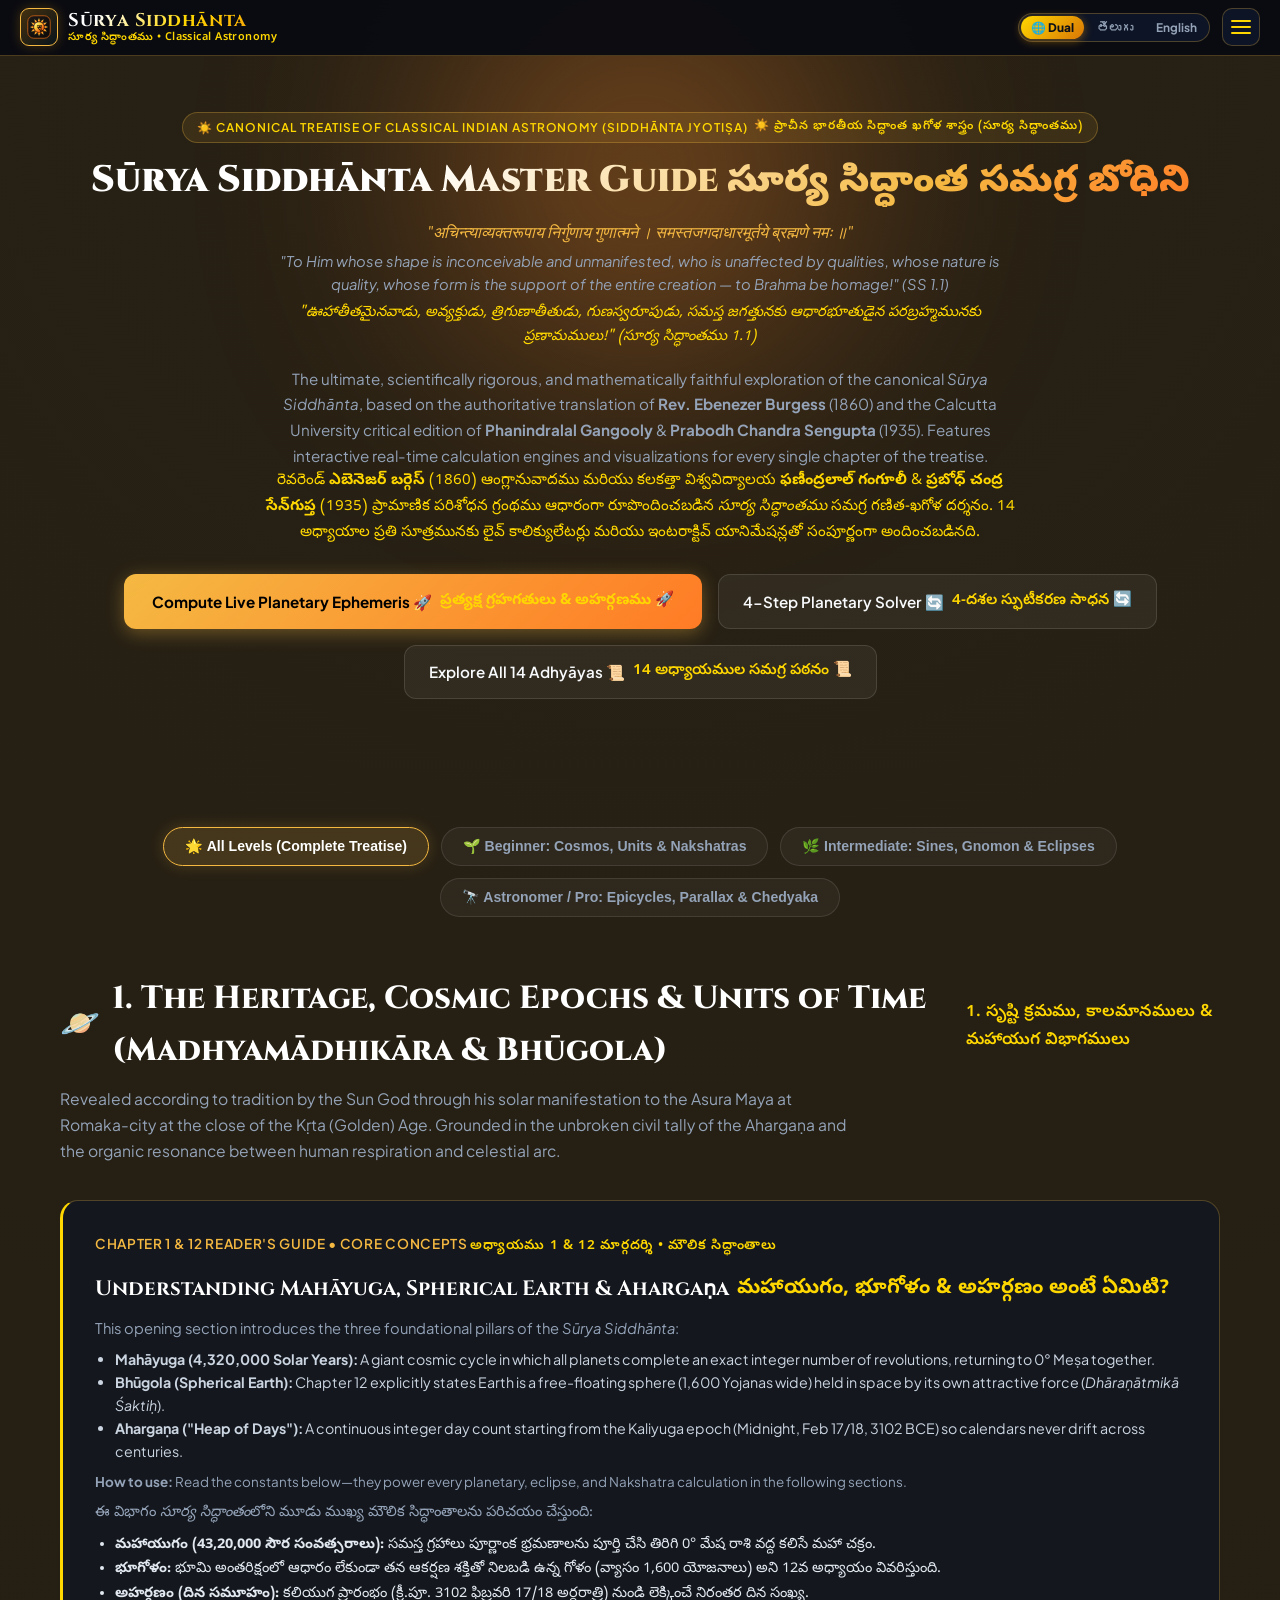
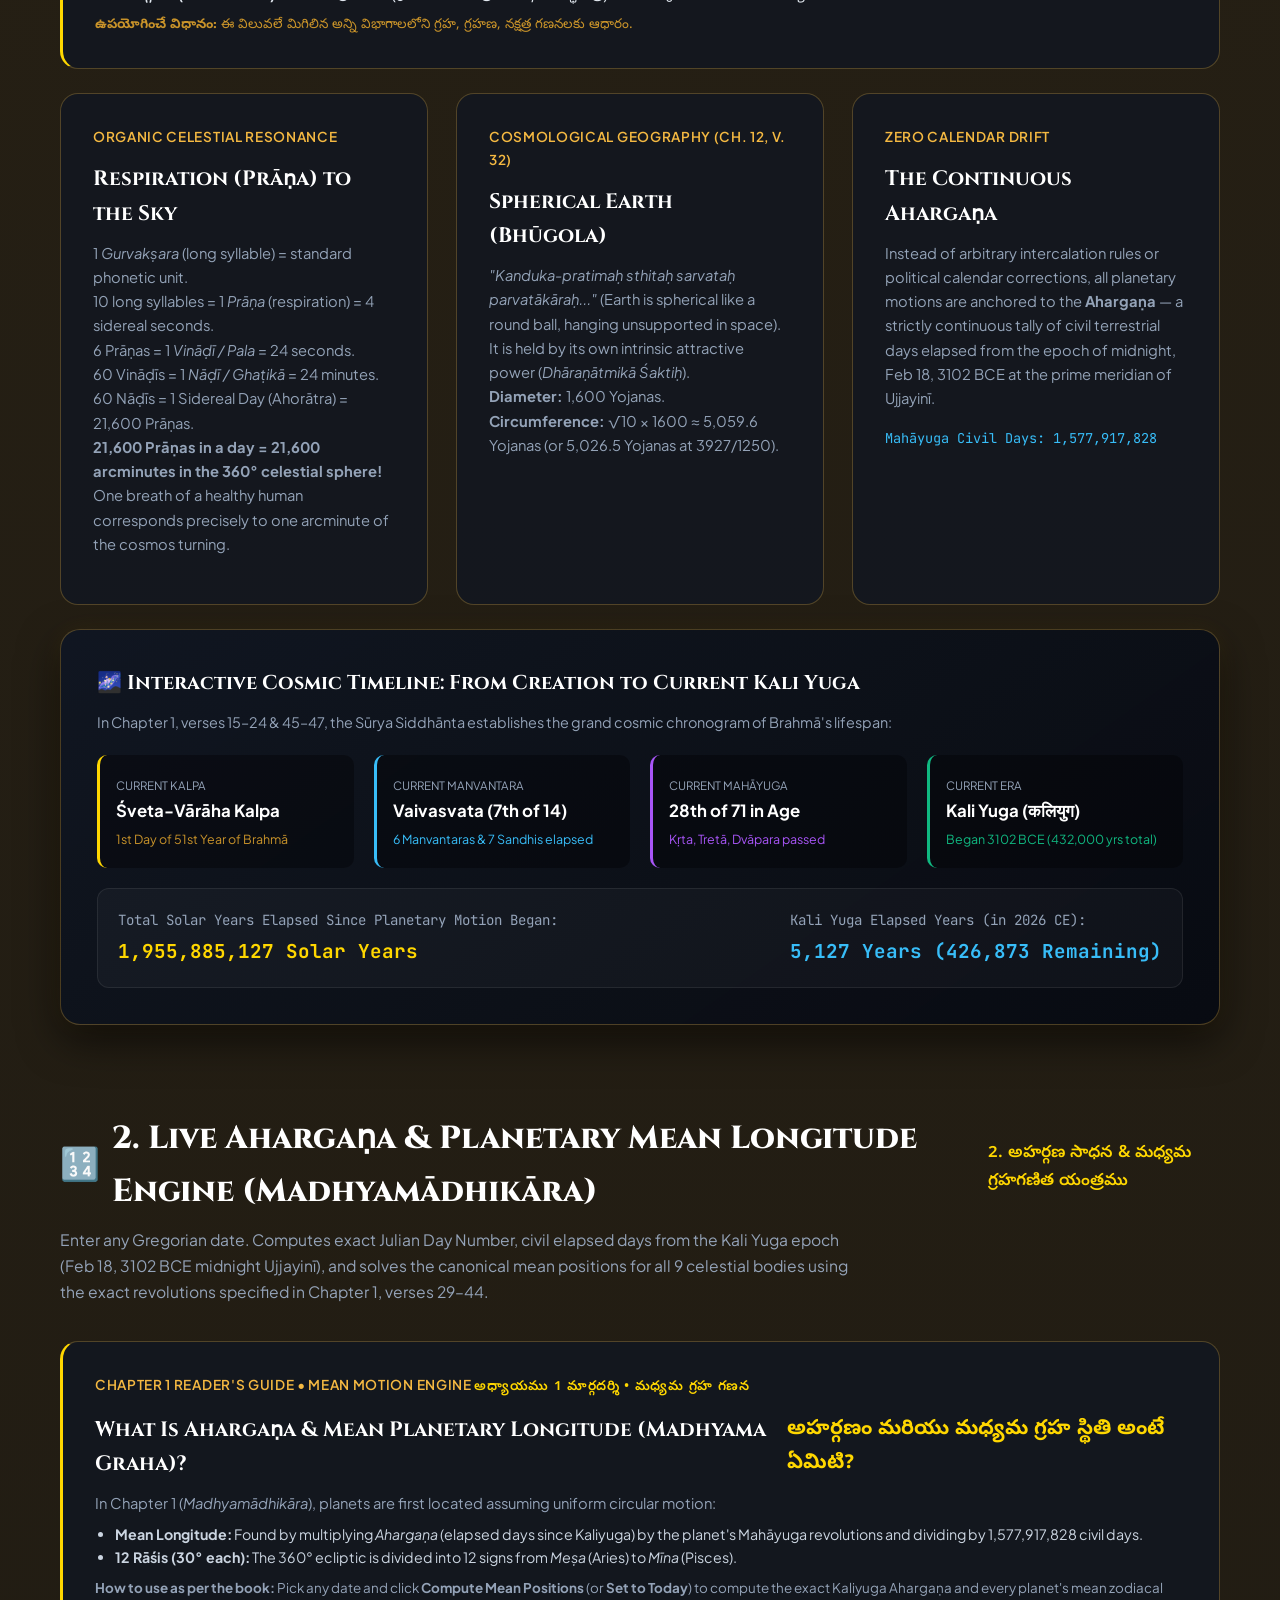
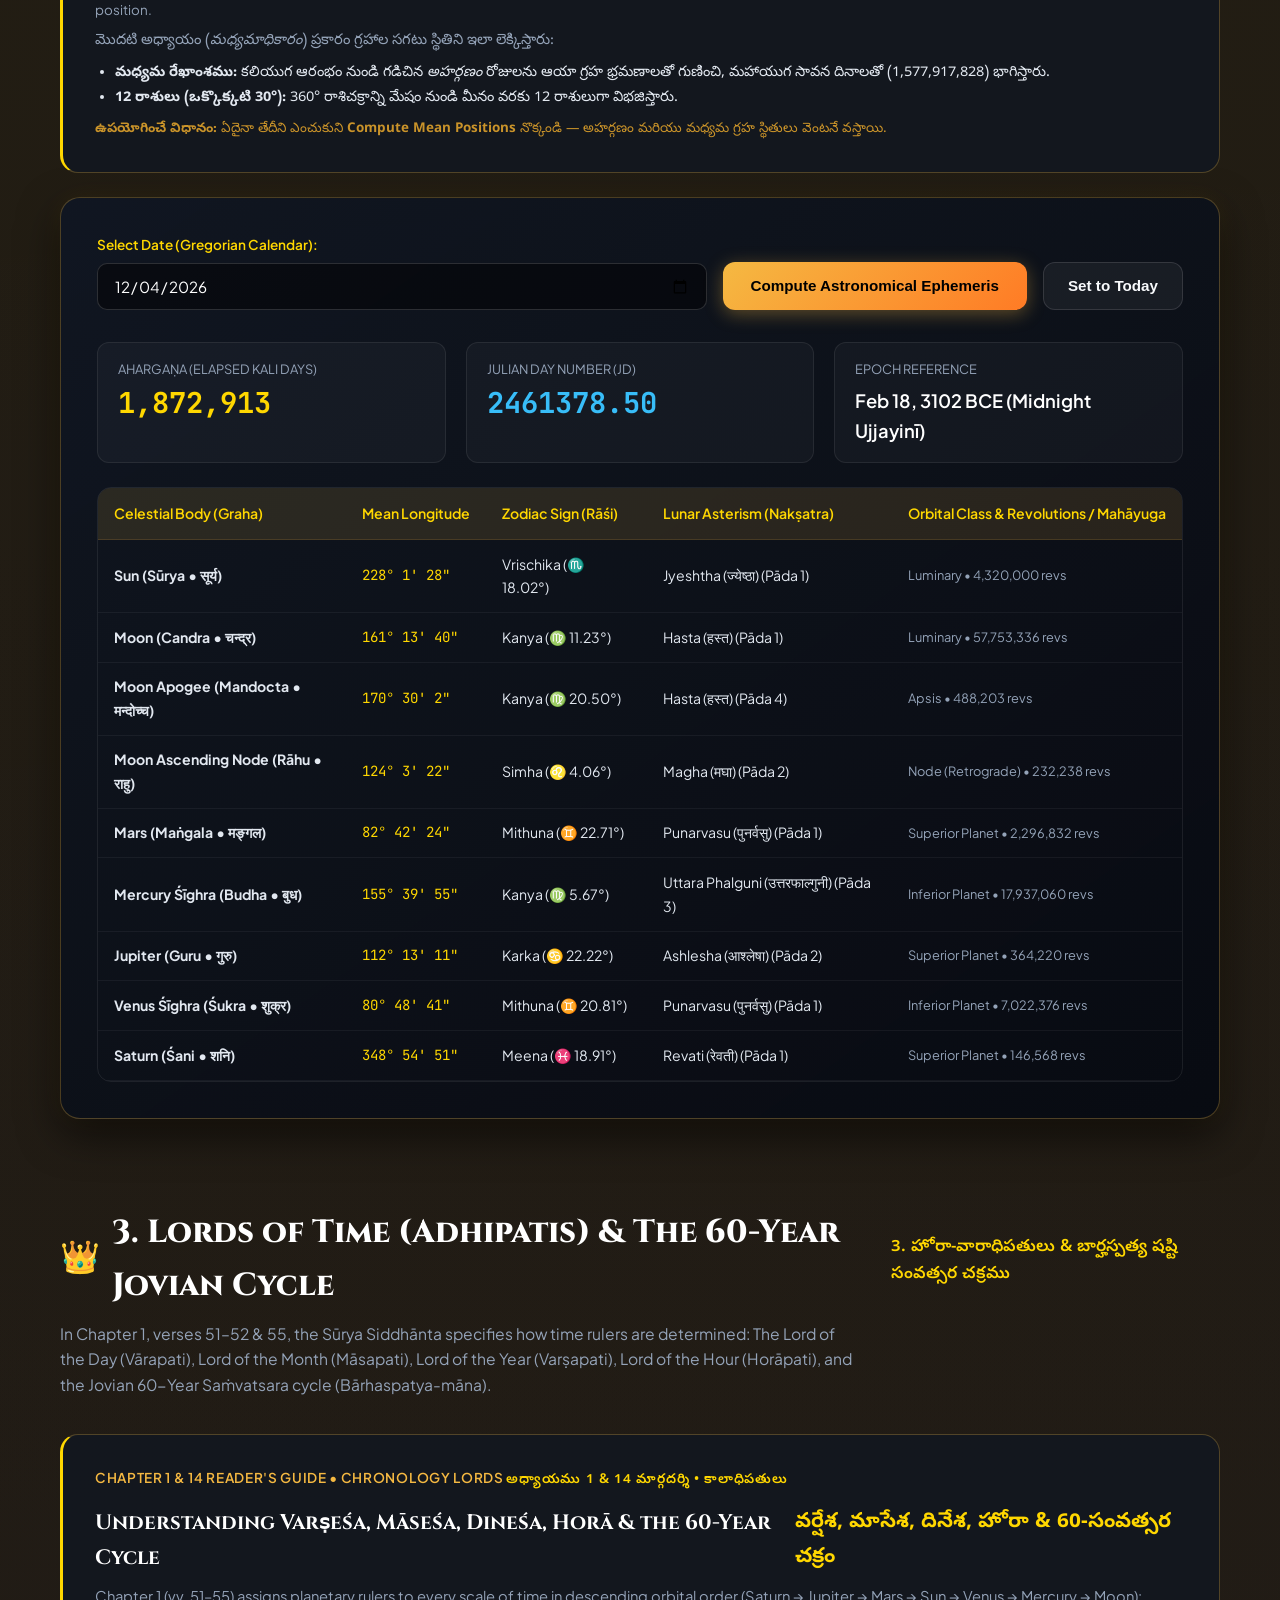
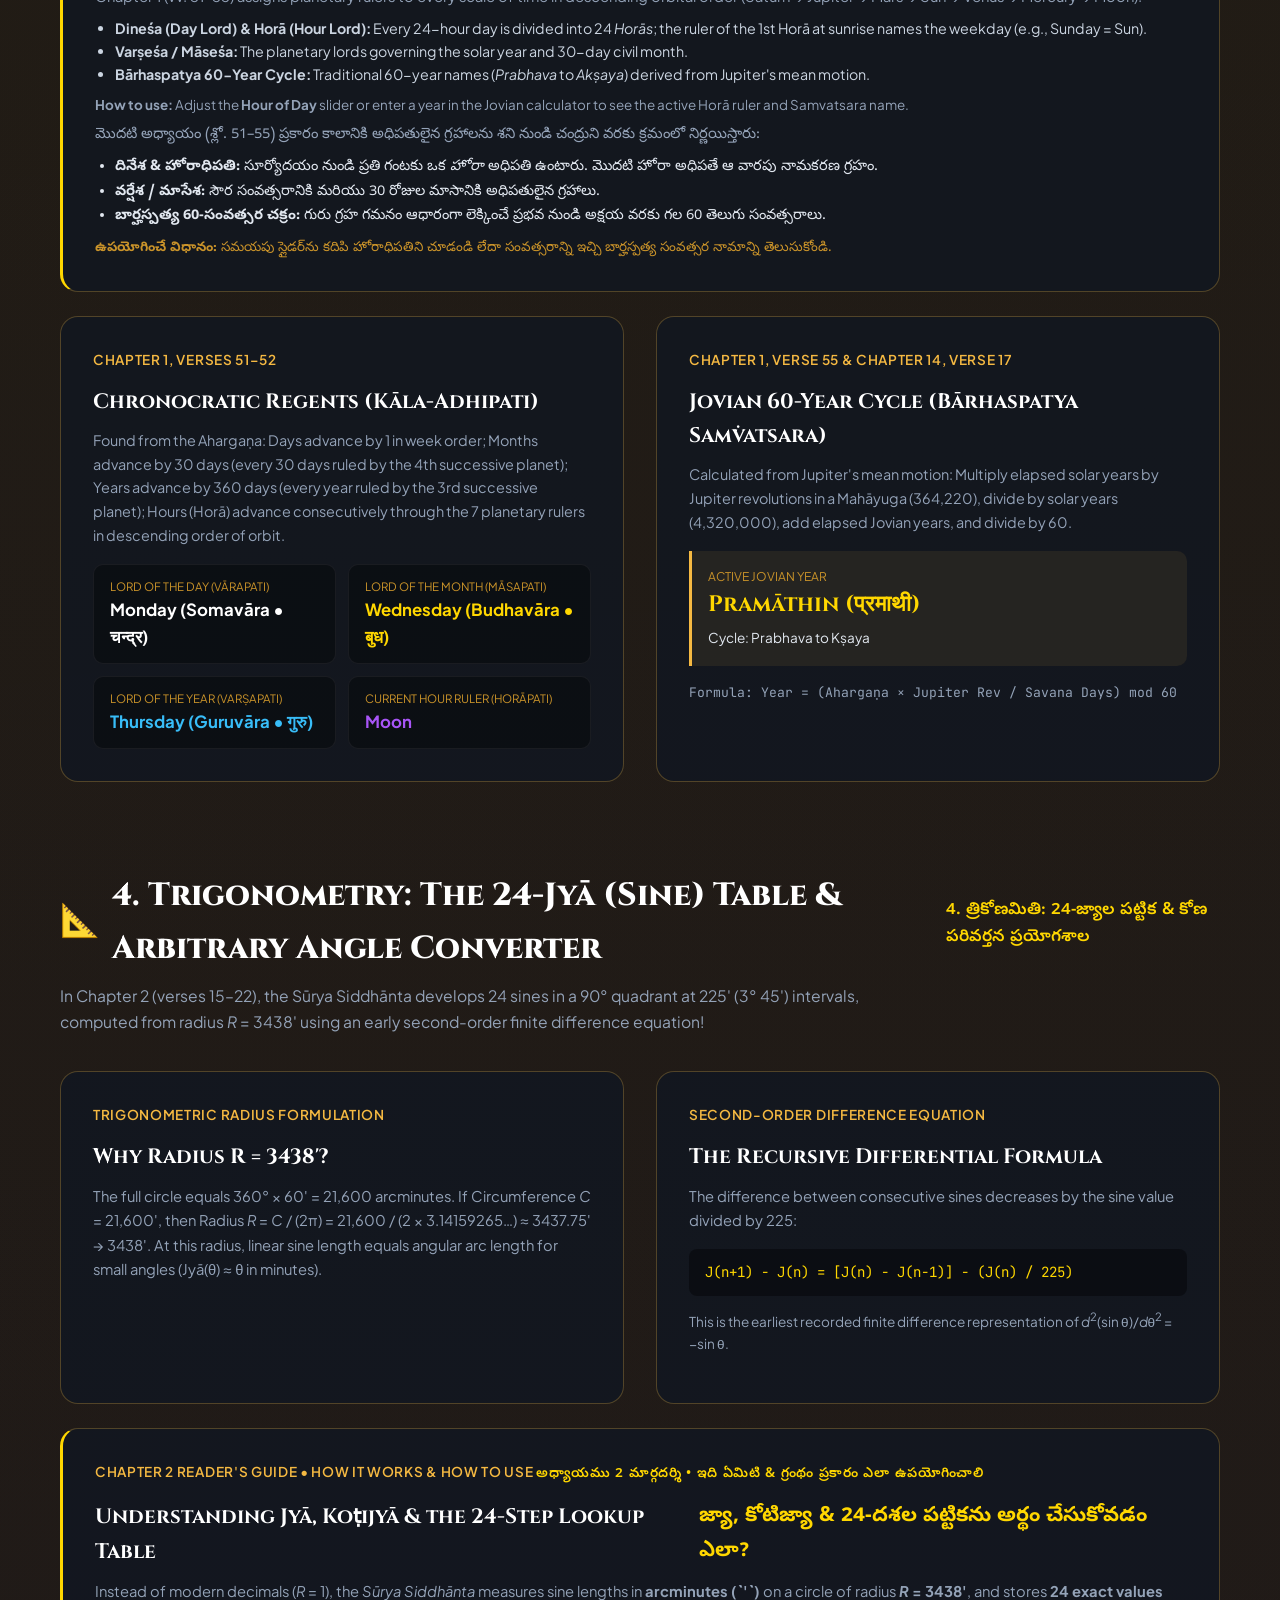
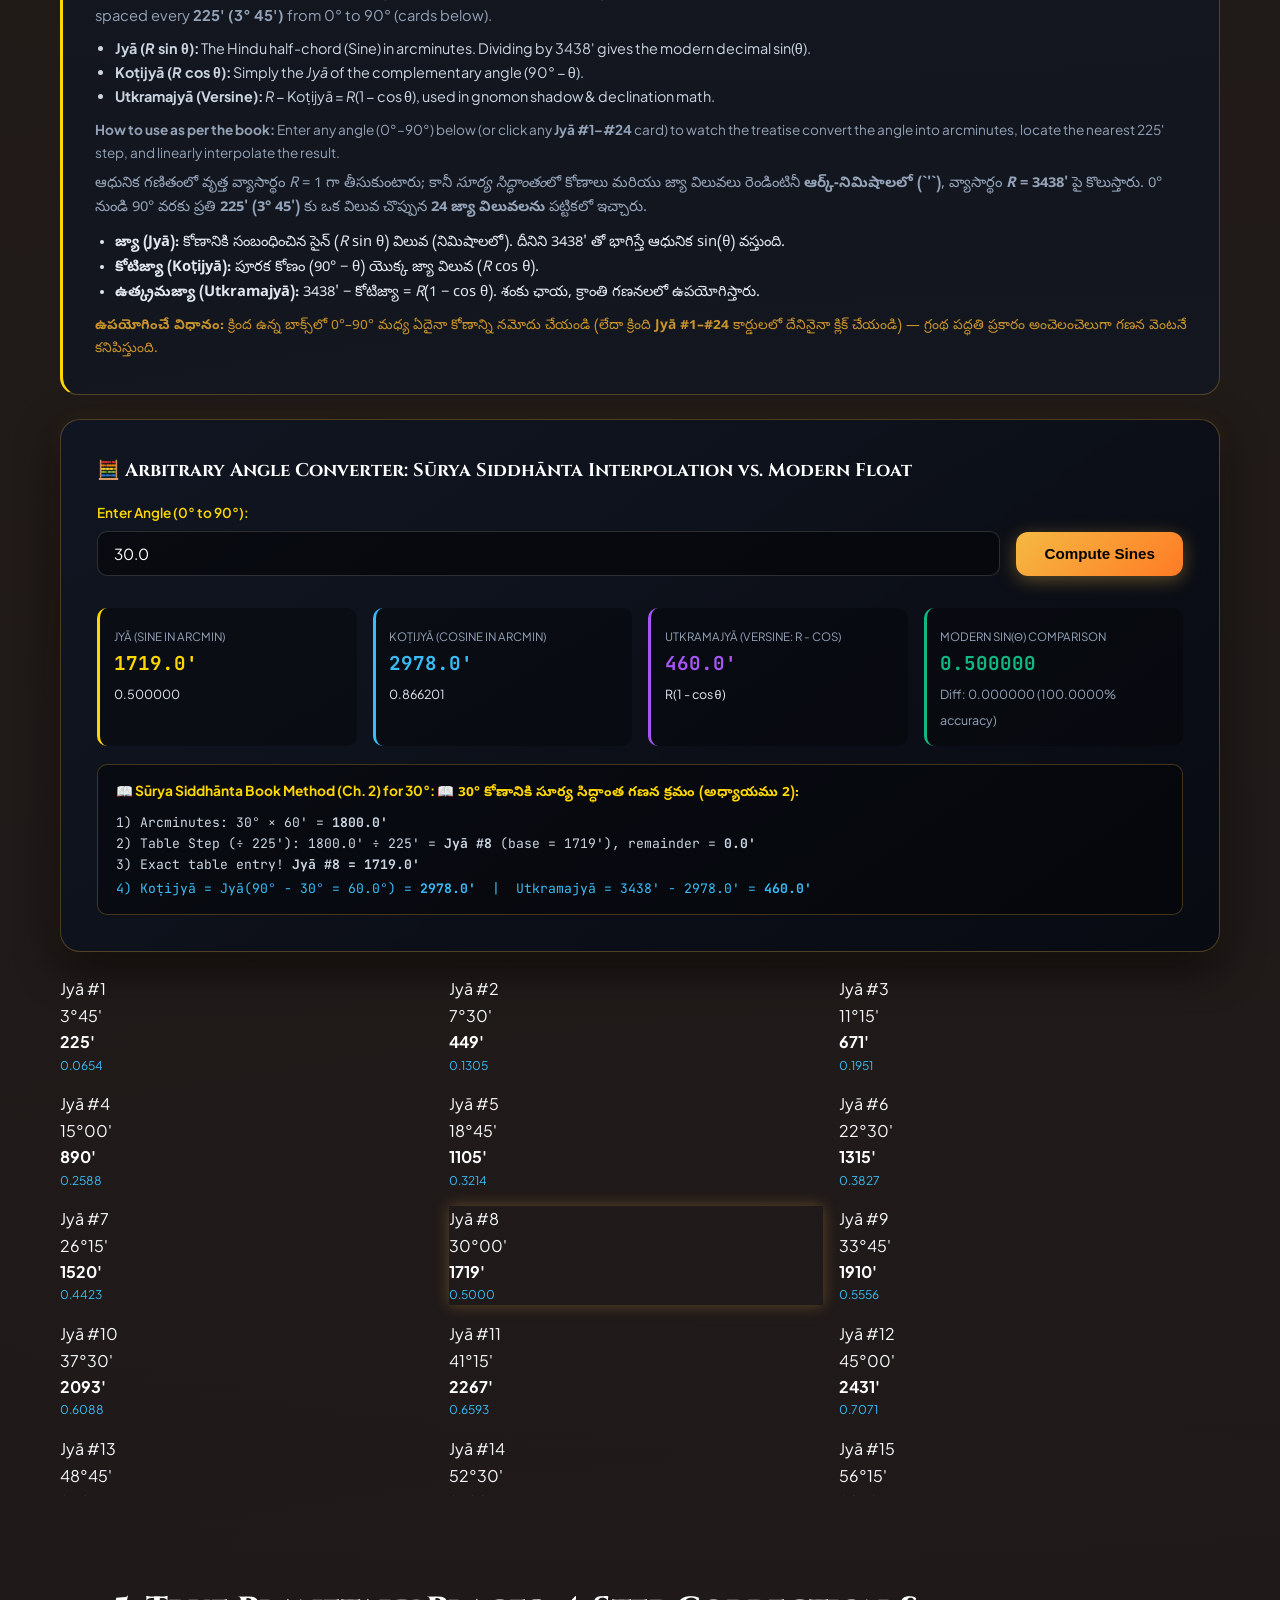
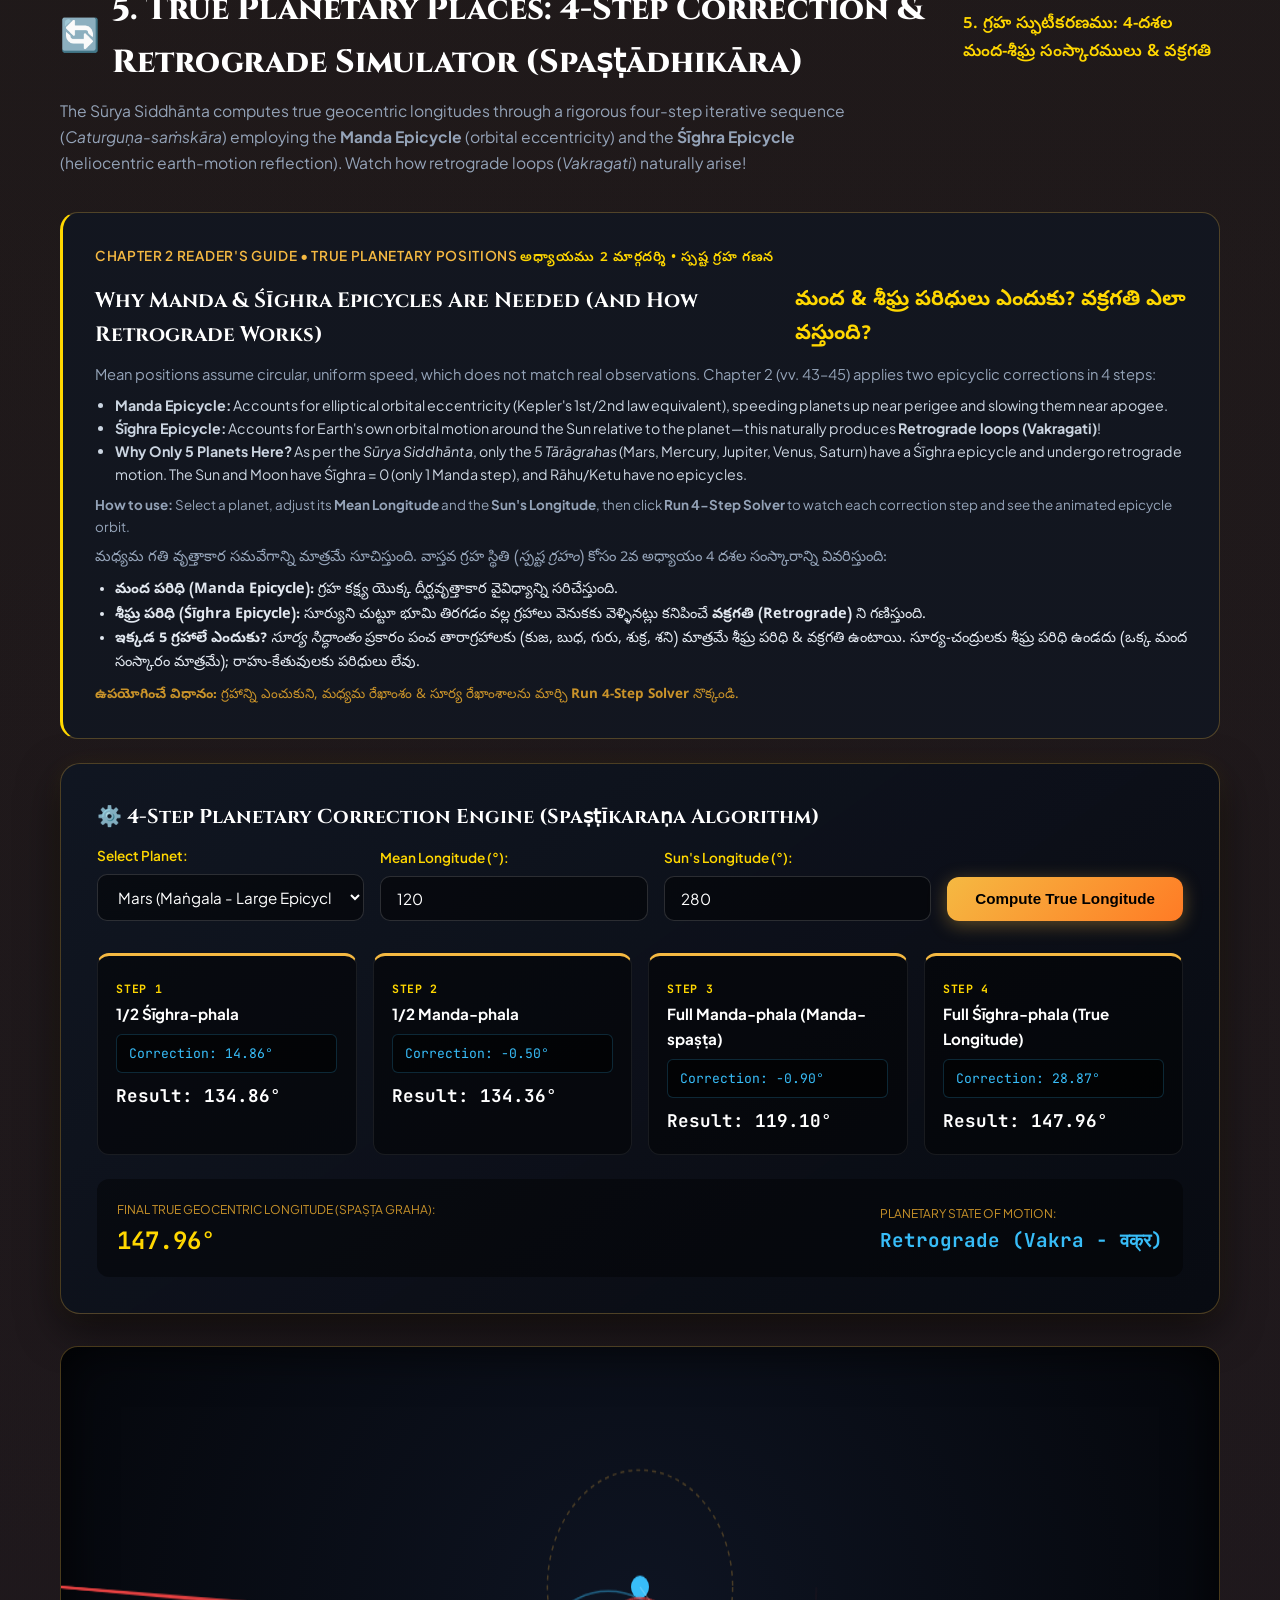
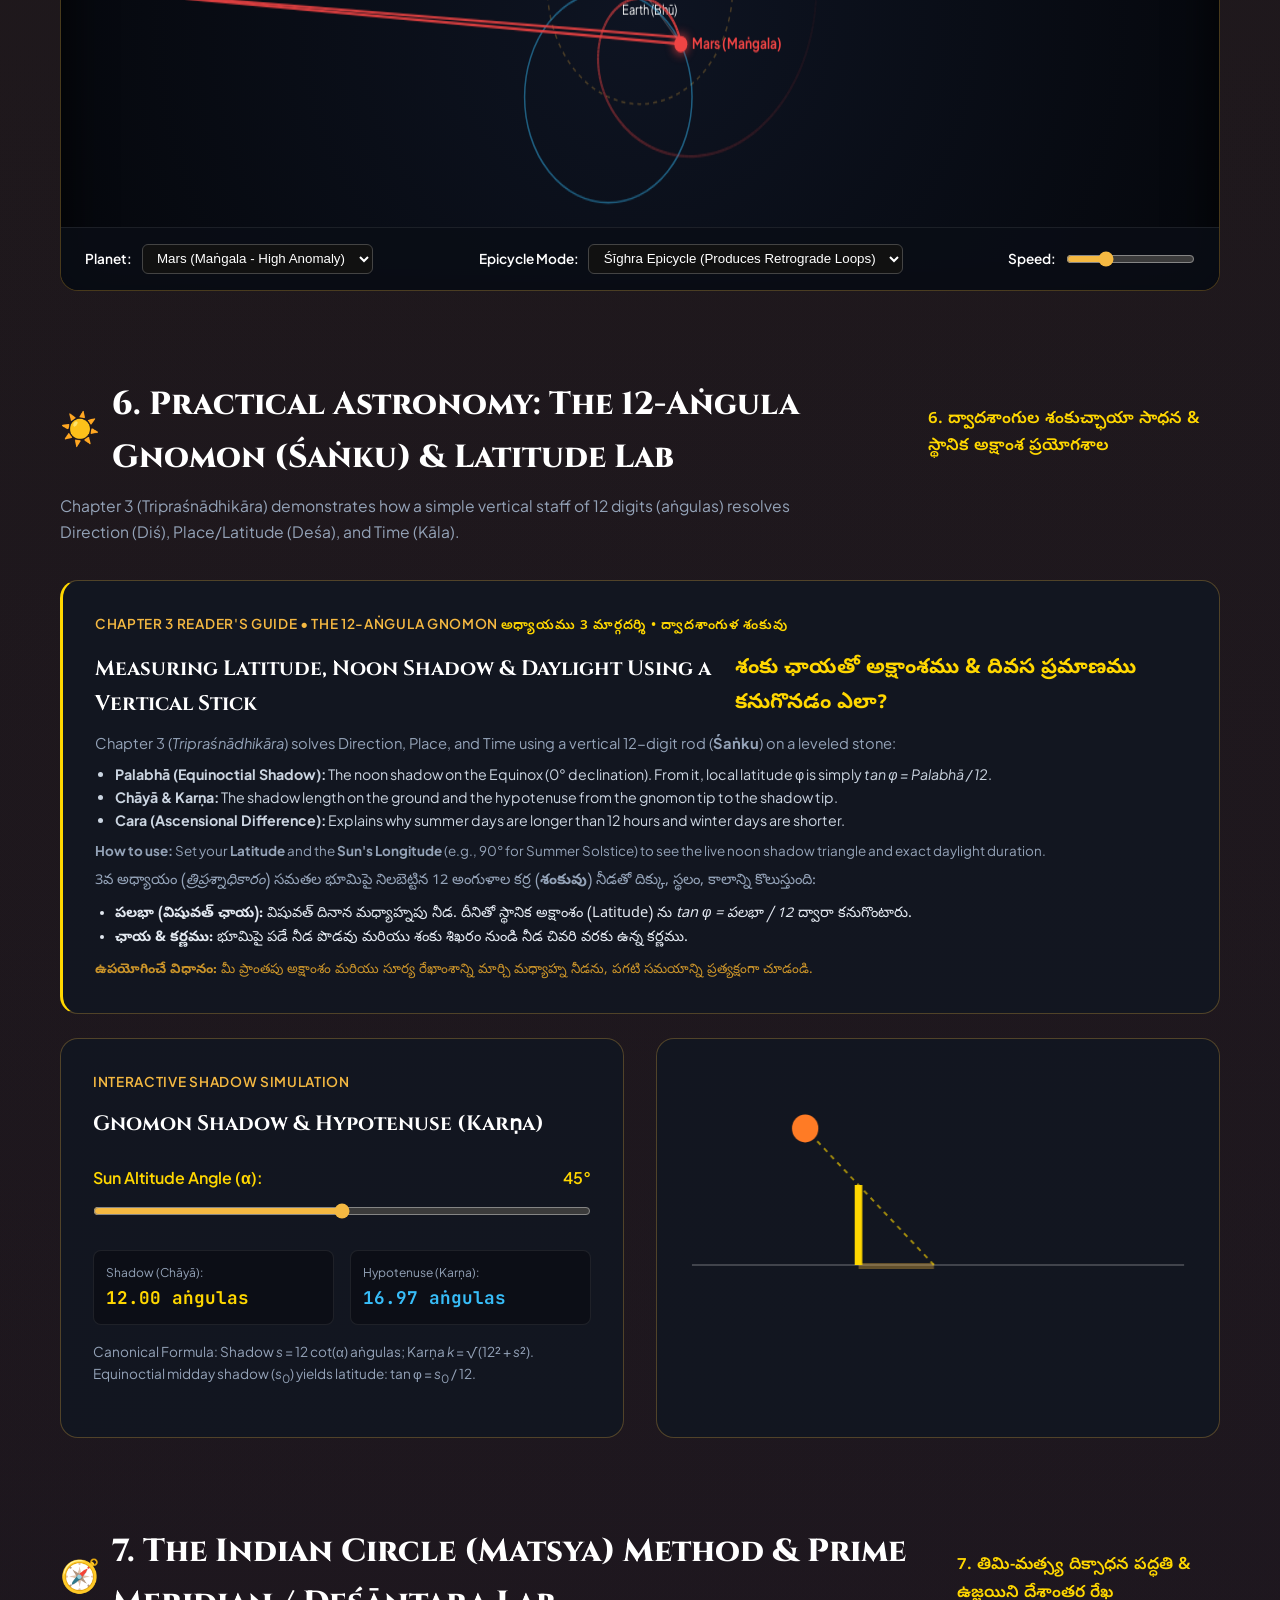
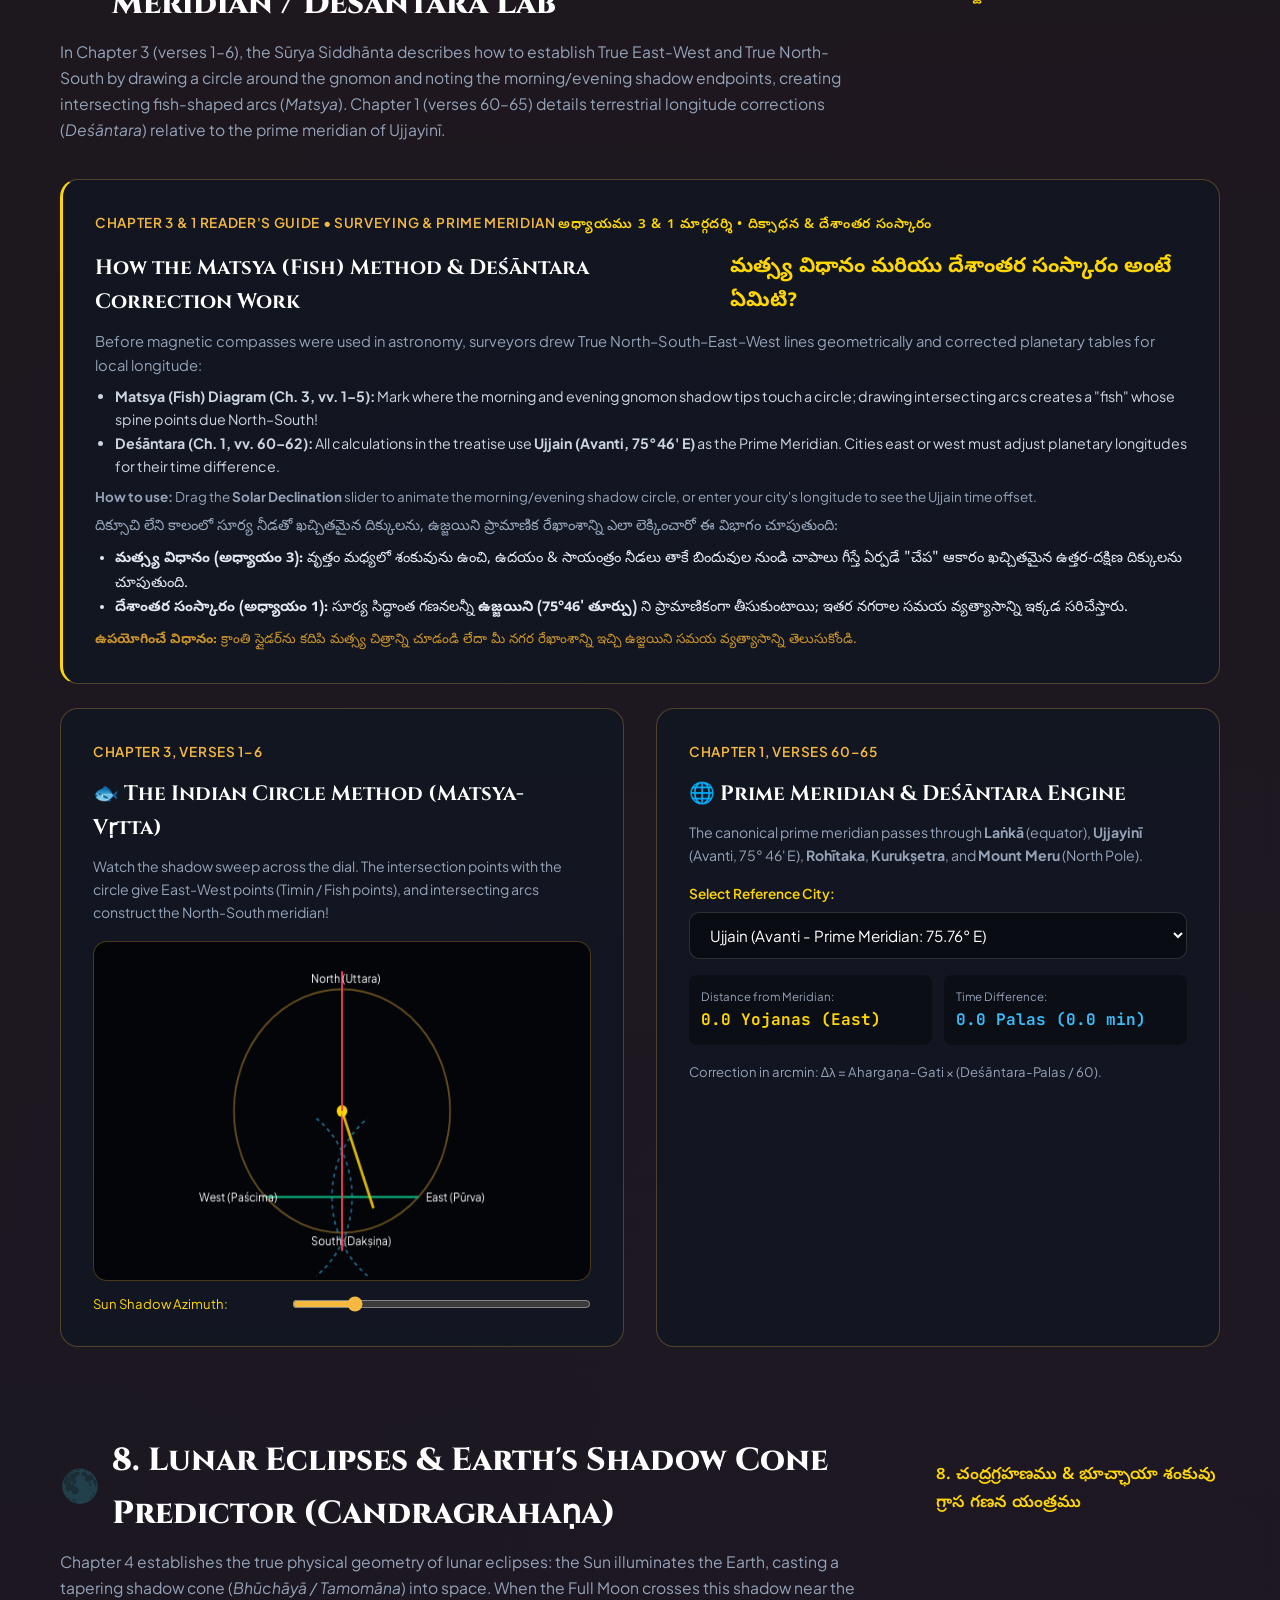
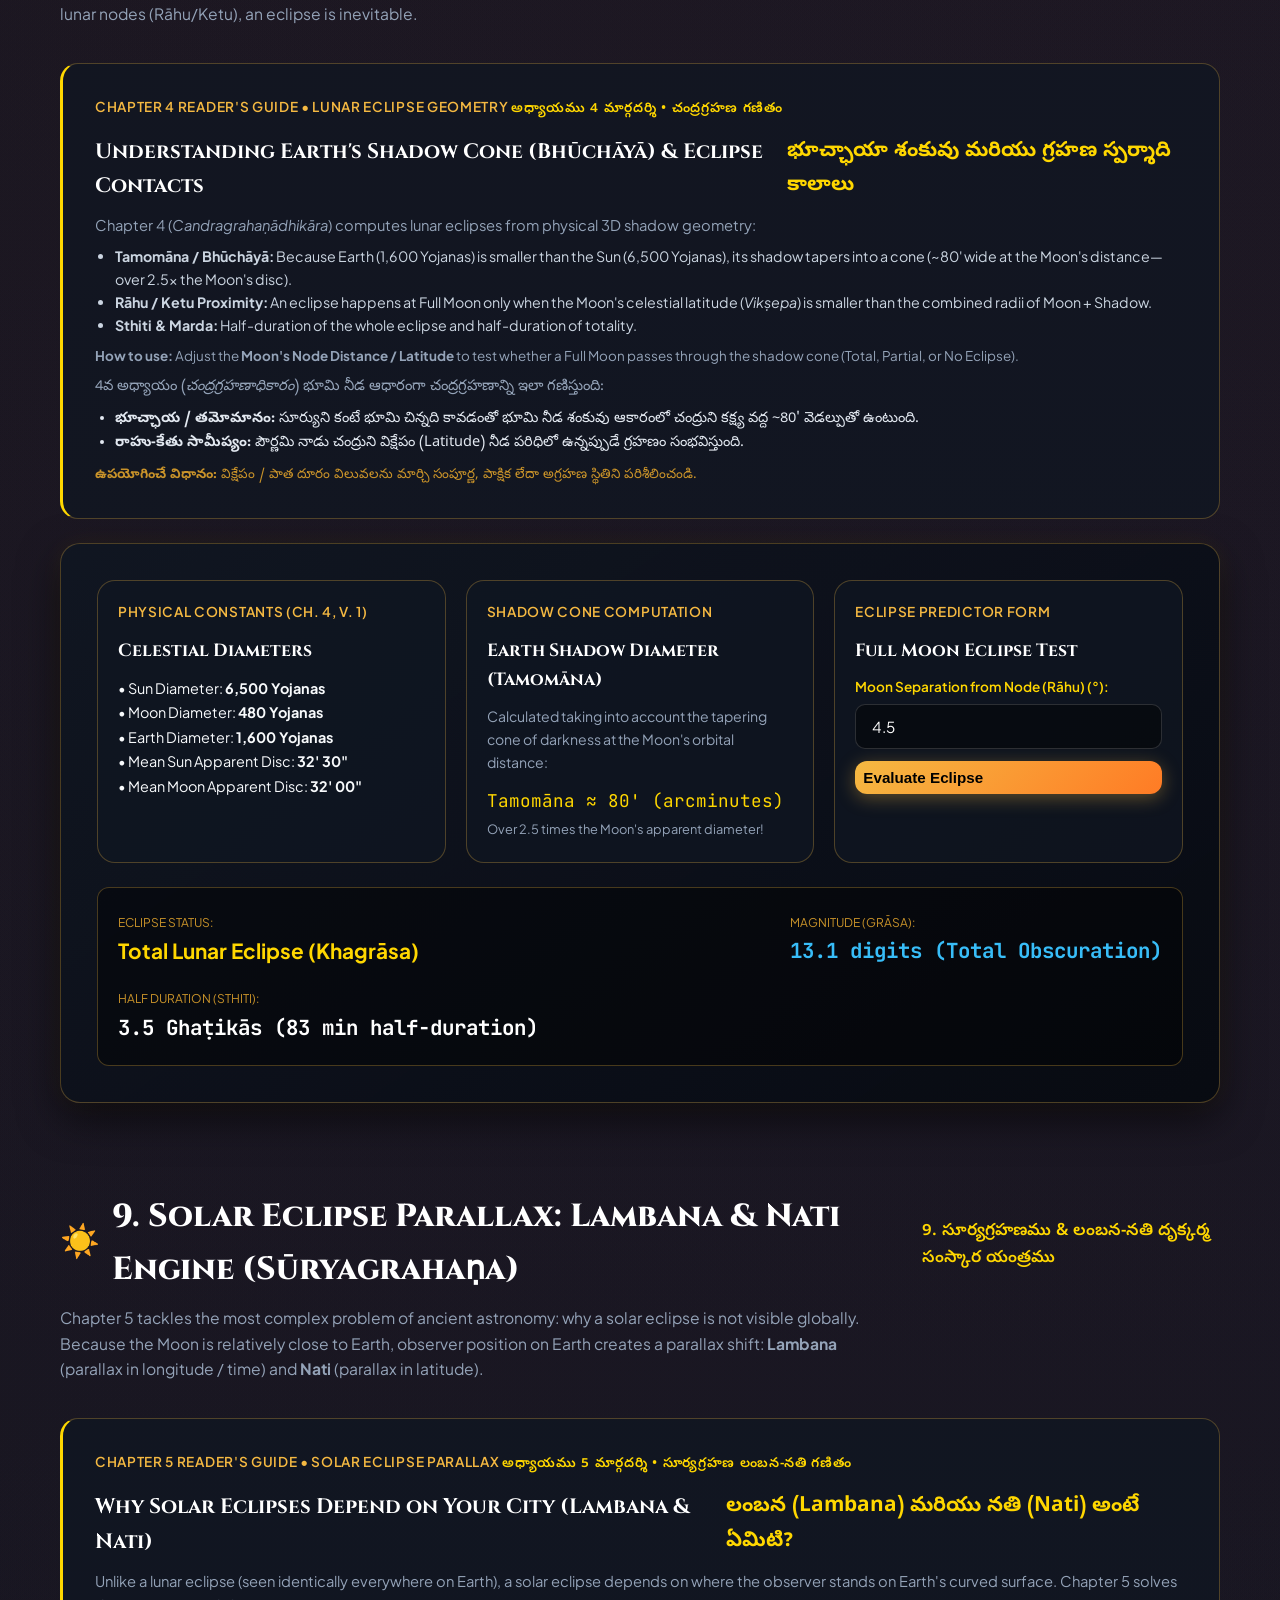
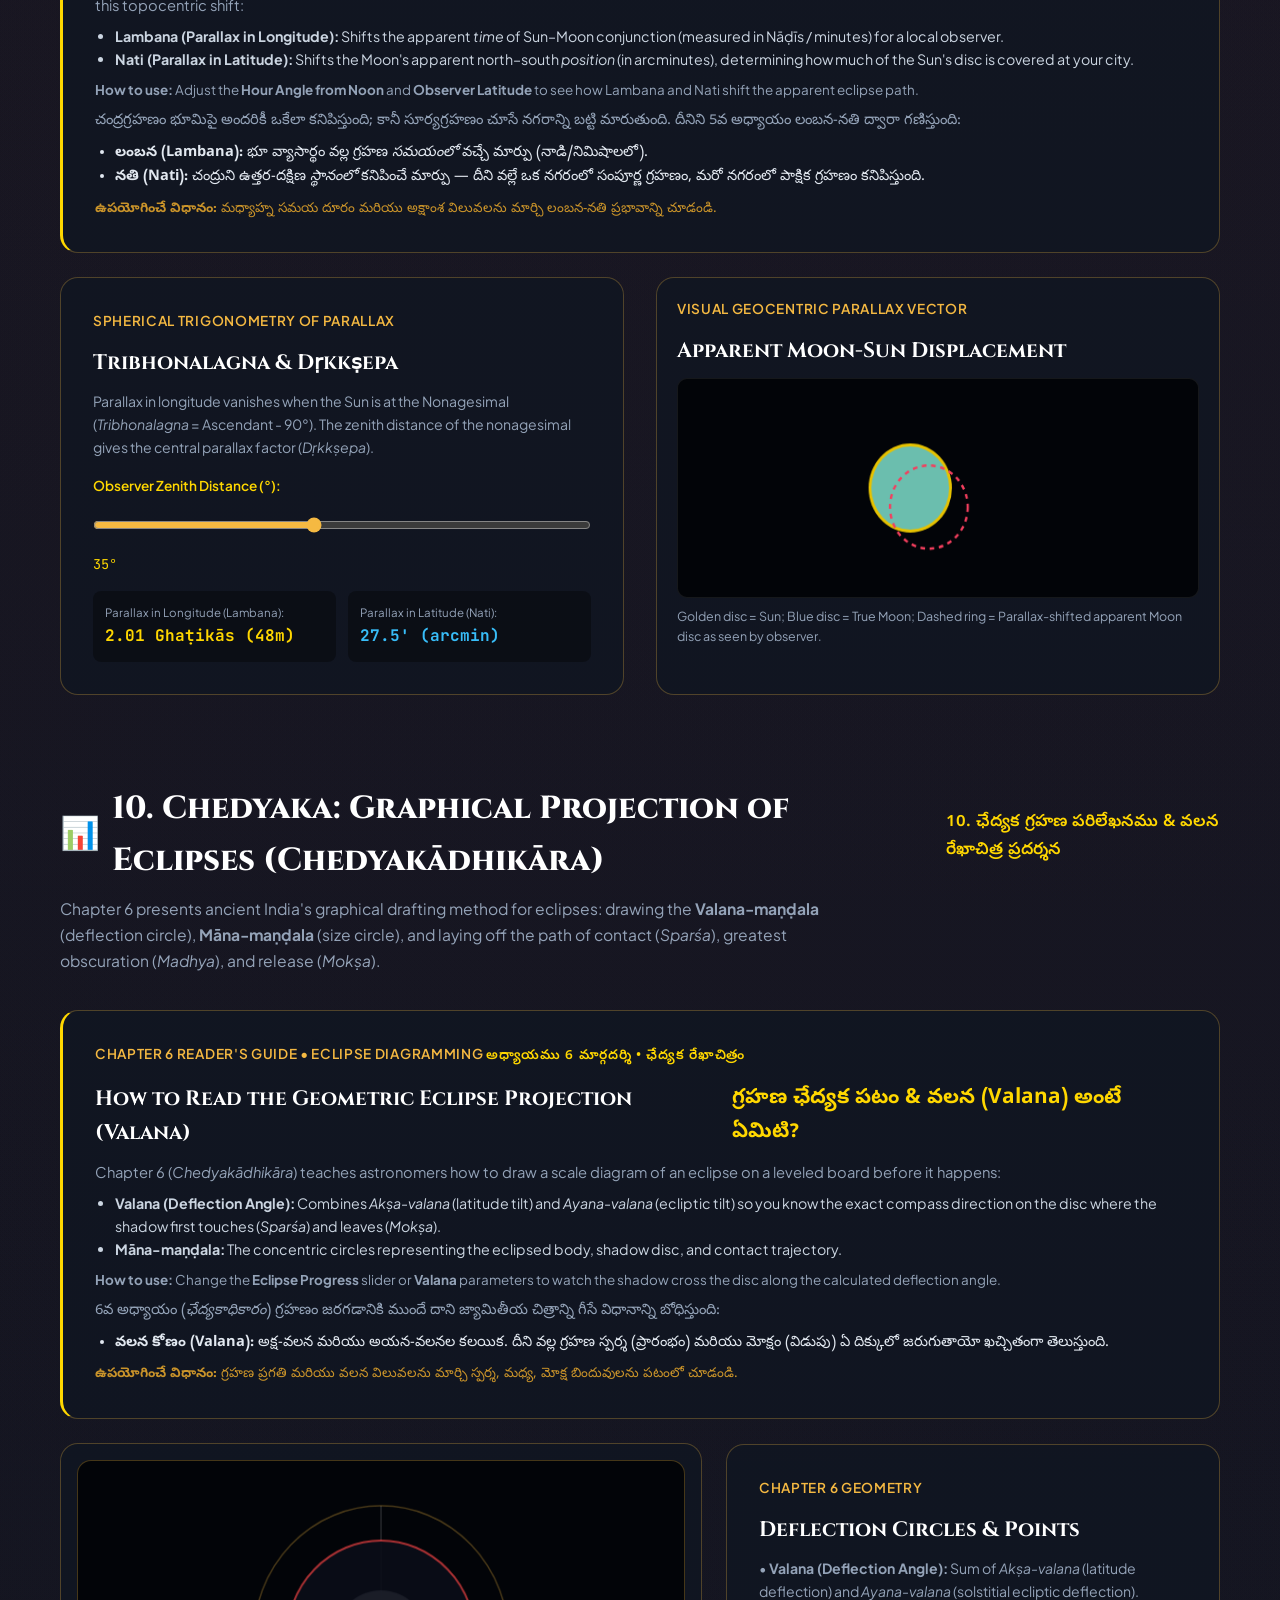
<file: SuryaSiddhanta/index.html>
<!DOCTYPE html>
<html lang="en">
<head>
  <meta charset="UTF-8">
  <meta name="viewport" content="width=device-width, initial-scale=1.0">
  <title>Sūrya Siddhānta (सूर्यसिद्धान्त) — The Complete Guide: Beginner to Pro | Burgess (1860) & Gangooly (1935)</title>
  <link rel="icon" type="image/svg+xml" href="favicon.svg">
  <link rel="stylesheet" href="style.css">
  <link rel="preconnect" href="https://fonts.googleapis.com">
  <link rel="preconnect" href="https://fonts.gstatic.com" crossorigin>
  <link href="https://fonts.googleapis.com/css2?family=Cinzel:wght@600;700;800;900&family=Plus+Jakarta+Sans:wght@300;400;500;600;700;800&family=JetBrains+Mono:wght@400;500;600;700&family=Noto+Sans+Telugu:wght@400;600;700&display=swap" rel="stylesheet">
</head>
<body data-lang="dual">

  <div class="ambient-glow glow-sun"></div>

  <!-- Sticky Header with Hamburger Navigation (Vaastu Project Standard) -->
  <header class="site-header">
    <div class="header-container">
      <div class="logo-area">
        <div class="sun-icon">
          <img src="favicon.svg" alt="Sūrya Siddhānta" width="24" height="24" style="display:block;">
        </div>
        <div class="logo-text">
          <h1>Sūrya Siddhānta</h1>
          <span id="headerLogoSubtitle">సూర్య సిద్ధాంతము • Classical Astronomy</span>
        </div>
      </div>

      <div class="header-controls">
        <div class="lang-segmented" role="group" aria-label="Language Selector">
          <button type="button" class="lang-opt active" data-lang-val="dual" title="Bilingual View (English + తెలుగు)">
            <span class="lang-full">🌐 Dual</span>
            <span class="lang-short">Dual</span>
          </button>
          <button type="button" class="lang-opt" data-lang-val="telugu" title="తెలుగు మాత్రమే">
            <span class="lang-full">తెలుగు</span>
            <span class="lang-short">తెలుగు</span>
          </button>
          <button type="button" class="lang-opt" data-lang-val="english" title="English Only">
            <span class="lang-full">English</span>
            <span class="lang-short">Eng</span>
          </button>
        </div>

        <!-- Hamburger Menu Button (Vaastu Standard) -->
        <button id="menuToggle" class="hamburger-btn" aria-label="Toggle Navigation Menu" aria-expanded="false" title="Menu / మెనూ / सूची">
          <span class="hamburger-box">
            <span class="hamburger-inner"></span>
          </span>
        </button>
      </div>
    </div>
  </header>

  <!-- Navigation Drawer Overlay -->
  <div id="navOverlay" class="nav-overlay" aria-hidden="true"></div>

  <!-- Slide-out Navigation Drawer Menu (Vaastu Architecture) -->
  <aside id="navDrawer" class="nav-drawer" aria-label="Main Navigation Menu" aria-hidden="true">
    <div class="drawer-header">
      <div class="drawer-title">
        <div class="sun-icon" style="width:34px; height:34px; font-size:1.1rem; box-shadow:none;">
          <img src="favicon.svg" alt="Sun" width="22" height="22" style="display:block;">
        </div>
        <div>
          <div class="lang-en" style="font-weight: 700; color: #fff; font-size: 1.05rem;">Sūrya Siddhānta Portal</div>
          <div class="lang-te" style="font-weight: 700; color: var(--gold-bright); font-size: 0.95rem; font-family: var(--font-telugu);">సూర్య సిద్ధాంత విషయ సూచిక</div>
          <div class="lang-sa" style="font-weight: 700; color: var(--gold-bright); font-size: 0.95rem;">सूर्यसिद्धान्त विषय-सूची</div>
        </div>
      </div>
      <button id="closeDrawer" class="drawer-close-btn" aria-label="Close Navigation Menu">✕</button>
    </div>

    <nav class="drawer-nav-list">
      <a href="#foundations" class="drawer-nav-item active">
        <span class="drawer-item-icon">🪐</span>
        <span class="drawer-item-text">
          <span class="lang-en">1. Cosmos, Epochs & Units</span>
          <span class="lang-te">1. సృష్టి క్రమం, కాలమానం & యుగములు</span>
          <span class="lang-sa">१. सृष्टि-कालमान-विभागः (Ch. 1)</span>
        </span>
      </a>
      <a href="#calculator" class="drawer-nav-item">
        <span class="drawer-item-icon">🔢</span>
        <span class="drawer-item-text">
          <span class="lang-en">2. Live Ahargaṇa & Mean Motions</span>
          <span class="lang-te">2. అహర్గణ సాధన & మధ్యమ గ్రహగతులు</span>
          <span class="lang-sa">२. अहर्गण-ग्रह-मध्यमानयनम् (Ch. 1)</span>
        </span>
      </a>
      <a href="#time-lords" class="drawer-nav-item">
        <span class="drawer-item-icon">👑</span>
        <span class="drawer-item-text">
          <span class="lang-en">3. Lords of Time & Jovian Cycle</span>
          <span class="lang-te">3. హోరా-వారాధిపతులు & 60 సంవత్సర చక్రం</span>
          <span class="lang-sa">३. वाराधिप-बार्हस्पत्य-संवत्सरः (Ch. 1, 14)</span>
        </span>
      </a>
      <a href="#trig" class="drawer-nav-item">
        <span class="drawer-item-icon">📐</span>
        <span class="drawer-item-text">
          <span class="lang-en">4. 24-Jyā Trigonometry Lab</span>
          <span class="lang-te">4. 24-జ్యాల త్రికోణమితి ప్రయోగశాల</span>
          <span class="lang-sa">४. ज्या-कोटिज्या-उत्क्रमज्या सारिणी (Ch. 2)</span>
        </span>
      </a>
      <a href="#epicycles" class="drawer-nav-item">
        <span class="drawer-item-icon">🔄</span>
        <span class="drawer-item-text">
          <span class="lang-en">5. 4-Step True Places & Retrograde</span>
          <span class="lang-te">5. 4-దశల స్ఫుటీకరణ & వక్రగతి</span>
          <span class="lang-sa">५. मन्द-शीघ्र-स्फुटीकरणम् वक्रगतिः (Ch. 2)</span>
        </span>
      </a>
      <a href="#sundial" class="drawer-nav-item">
        <span class="drawer-item-icon">☀️</span>
        <span class="drawer-item-text">
          <span class="lang-en">6. 12-Aṅgula Śaṅku & Latitude</span>
          <span class="lang-te">6. 12-అంగుళ శంకుచ్ఛాయ & అక్షాంశం</span>
          <span class="lang-sa">६. द्वादशाङ्गुल-शङ्कुच्छाया-साधनम् (Ch. 3)</span>
        </span>
      </a>
      <a href="#matsya-meridian" class="drawer-nav-item">
        <span class="drawer-item-icon">🧭</span>
        <span class="drawer-item-text">
          <span class="lang-en">7. Matsya Circle & Prime Meridian</span>
          <span class="lang-te">7. తిమి-మత్స్య దిక్సాధన & దేశాంతర రేఖ</span>
          <span class="lang-sa">७. मत्स्य-दिग्ज्ञानम् देशान्तर-योजनानि (Ch. 1, 3)</span>
        </span>
      </a>
      <a href="#lunar-eclipse" class="drawer-nav-item">
        <span class="drawer-item-icon">🌑</span>
        <span class="drawer-item-text">
          <span class="lang-en">8. Lunar Eclipse & Earth Shadow</span>
          <span class="lang-te">8. చంద్రగ్రహణము & భూచ్ఛాయా గణన</span>
          <span class="lang-sa">८. चन्द्रग्रहणम् भूच्छाया-परिमाणम् (Ch. 4)</span>
        </span>
      </a>
      <a href="#solar-eclipse" class="drawer-nav-item">
        <span class="drawer-item-icon">☀️</span>
        <span class="drawer-item-text">
          <span class="lang-en">9. Solar Eclipse Parallax (Lambana)</span>
          <span class="lang-te">9. సూర్యగ్రహణము & లంబన-నతి సాధన</span>
          <span class="lang-sa">९. सूर्यग्रहणम् लम्बन-नति-दृक्क्षेपः (Ch. 5)</span>
        </span>
      </a>
      <a href="#chedyaka" class="drawer-nav-item">
        <span class="drawer-item-icon">📊</span>
        <span class="drawer-item-text">
          <span class="lang-en">10. Chedyaka Eclipse Projection</span>
          <span class="lang-te">10. ఛేద్యక గ్రహణ రేఖాచిత్రం & వలనం</span>
          <span class="lang-sa">१०. छेद्यक-ग्रहण-लेखनम् वलनम् (Ch. 6)</span>
        </span>
      </a>
      <a href="#conjunctions" class="drawer-nav-item">
        <span class="drawer-item-icon">⚔️</span>
        <span class="drawer-item-text">
          <span class="lang-en">11. Planetary Conjunctions & Wars</span>
          <span class="lang-te">11. గ్రహయుతి & గ్రహ యుద్ధ విశ్లేషణ</span>
          <span class="lang-sa">११. ग्रहयुत्यधिकारः ग्रहयुद्धम् (Ch. 7)</span>
        </span>
      </a>
      <a href="#nakshatra" class="drawer-nav-item">
        <span class="drawer-item-icon">✨</span>
        <span class="drawer-item-text">
          <span class="lang-en">12. 28 Nakshatras & Yogatārā Catalog</span>
          <span class="lang-te">12. 28 నక్షత్ర యోగతారల పట్టిక</span>
          <span class="lang-sa">१२. भग्रहयुतिः योगतारा-ध्रुवकाः (Ch. 8)</span>
        </span>
      </a>
      <a href="#udayasta" class="drawer-nav-item">
        <span class="drawer-item-icon">🌅</span>
        <span class="drawer-item-text">
          <span class="lang-en">13. Heliacal Risings & Combustion</span>
          <span class="lang-te">13. గ్రహోదయాస్తమయాలు & కాలాంశాలు</span>
          <span class="lang-sa">१३. उदयास्ताधिकारः कालांशाः (Ch. 9)</span>
        </span>
      </a>
      <a href="#moon-cusp" class="drawer-nav-item">
        <span class="drawer-item-icon">🌙</span>
        <span class="drawer-item-text">
          <span class="lang-en">14. Moon Crescent & Cusp Elevation</span>
          <span class="lang-te">14. చంద్రకళలు & చంద్రశృంగోన్నతి</span>
          <span class="lang-sa">१४. चन्द्रदर्शनाधिकारः शृङ्गोन्नतिः (Ch. 10)</span>
        </span>
      </a>
      <a href="#mahapata" class="drawer-nav-item">
        <span class="drawer-item-icon">⚡</span>
        <span class="drawer-item-text">
          <span class="lang-en">15. Mahāpāta: Vaidhṛti & Vyatīpāta</span>
          <span class="lang-te">15. మహాపాతములు (వైధృతి & వ్యతీపాత)</span>
          <span class="lang-sa">१५. पाताधिकारः क्रान्तिसाम्यम् (Ch. 11)</span>
        </span>
      </a>
      <a href="#bhugola" class="drawer-nav-item">
        <span class="drawer-item-icon">🌍</span>
        <span class="drawer-item-text">
          <span class="lang-en">16. Bhūgola & 4 Equatorial Cities</span>
          <span class="lang-te">16. భూగోళ వర్ణన & చతుర్మహాపురములు</span>
          <span class="lang-sa">१६. भूगोलाध्यायः चतुष्पुरी-भ्रमणम् (Ch. 12)</span>
        </span>
      </a>
      <a href="#instruments" class="drawer-nav-item">
        <span class="drawer-item-icon">⚙️</span>
        <span class="drawer-item-text">
          <span class="lang-en">17. Armillary Sphere & Instruments</span>
          <span class="lang-te">17. యంత్రాధ్యాయము & ఖగోళ సాధనములు</span>
          <span class="lang-sa">१७. यन्त्राध्यायः गोलयन्त्रम् घटिकायन्त्रम् (Ch. 13)</span>
        </span>
      </a>
      <a href="#time-systems" class="drawer-nav-item">
        <span class="drawer-item-icon">⏳</span>
        <span class="drawer-item-text">
          <span class="lang-en">18. Nine Time Systems (Nava Mānāni)</span>
          <span class="lang-te">18. నవవిధ కాలమానముల సమగ్ర దర్శనం</span>
          <span class="lang-sa">१८. मानाध्यायः नवमानानि (Ch. 14)</span>
        </span>
      </a>
      <a href="#chapters" class="drawer-nav-item">
        <span class="drawer-item-icon">📜</span>
        <span class="drawer-item-text">
          <span class="lang-en">19. 14 Adhyāyas Syllabus & Reader</span>
          <span class="lang-te">19. 14 అధ్యాయముల శ్లోక సూచిక</span>
          <span class="lang-sa">१९. चतुर्दशाध्यायाः श्लोकार्थ-भाष्यम्</span>
        </span>
      </a>
      <a href="#quiz" class="drawer-nav-item">
        <span class="drawer-item-icon">🎯</span>
        <span class="drawer-item-text">
          <span class="lang-en">20. Knowledge Mastery Assessment</span>
          <span class="lang-te">20. సూర్య సిద్ధాంత ఖగోళ జ్ఞాన పరీక్ష</span>
          <span class="lang-sa">२०. सूर्यसिद्धान्त ज्ञान-परीक्षा</span>
        </span>
      </a>
    </nav>
  </aside>

  <div class="container">

    <!-- Hero Section -->
    <section class="hero">
      <div class="hero-pill">
        <span class="lang-en">☀️ Canonical Treatise of Classical Indian Astronomy (Siddhānta Jyotiṣa)</span>
        <span class="lang-te">☀️ ప్రాచీన భారతీయ సిద్ధాంత ఖగోళ శాస్త్రం (సూర్య సిద్ధాంతము)</span>
        <span class="lang-sa">☀️ सिद्धान्तज्योतिषस्य परमप्रमाणभूतः ग्रन्थः (सूर्यसिद्धान्तः)</span>
      </div>
      <h2 class="hero-title">
        <span class="lang-en">Sūrya Siddhānta Master Guide</span>
        <span class="lang-te">సూర్య సిద్ధాంత సమగ్ర బోధిని</span>
        <span class="lang-sa">सूर्यसिद्धान्त महाग्रन्थः</span>
      </h2>
      <div class="hero-verse">
        "अचिन्त्याव्यक्तरूपाय निर्गुणाय गुणात्मने । समस्तजगदाधारमूर्तये ब्रह्मणे नमः ॥"<br>
        <span class="lang-en" style="font-size:0.92rem; color:var(--text-muted); display:block; margin-top:0.35rem;">
          "To Him whose shape is inconceivable and unmanifested, who is unaffected by qualities, whose nature is quality, whose form is the support of the entire creation — to Brahma be homage!" (SS 1.1)
        </span>
        <span class="lang-te" style="font-size:0.92rem; color:var(--gold-bright); display:block; margin-top:0.35rem; font-family:var(--font-telugu);">
          "ఊహాతీతమైనవాడు, అవ్యక్తుడు, త్రిగుణాతీతుడు, గుణస్వరూపుడు, సమస్త జగత్తునకు ఆధారభూతుడైన పరబ్రహ్మమునకు ప్రణామములు!" (సూర్య సిద్ధాంతము 1.1)
        </span>
      </div>
      <p class="hero-desc">
        <span class="lang-en">
          The ultimate, scientifically rigorous, and mathematically faithful exploration of the canonical 
          <em>Sūrya Siddhānta</em>, based on the authoritative translation of <strong>Rev. Ebenezer Burgess</strong> 
          (1860) and the Calcutta University critical edition of <strong>Phanindralal Gangooly</strong> &amp; 
          <strong>Prabodh Chandra Sengupta</strong> (1935). Features interactive real-time calculation engines and visualizations 
          for every single chapter of the treatise.
        </span>
        <span class="lang-te" style="font-family:var(--font-telugu);">
          రెవరెండ్ <strong>ఎబెనెజర్ బర్గెస్</strong> (1860) ఆంగ్లానువాదము మరియు కలకత్తా విశ్వవిద్యాలయ <strong>ఫణీంద్రలాల్ గంగూలీ</strong> &amp; <strong>ప్రబోధ్ చంద్ర సేన్‌గుప్త</strong> (1935) ప్రామాణిక పరిశోధన గ్రంథము ఆధారంగా రూపొందించబడిన <em>సూర్య సిద్ధాంతము</em> సమగ్ర గణిత-ఖగోళ దర్శనం. 14 అధ్యాయాల ప్రతి సూత్రమునకు లైవ్ కాలిక్యులేటర్లు మరియు ఇంటరాక్టివ్ యానిమేషన్లతో సంపూర్ణంగా అందించబడినది.
        </span>
      </p>

      <div class="hero-actions">
        <a href="#calculator" class="btn-primary">
          <span class="lang-en">Compute Live Planetary Ephemeris 🚀</span>
          <span class="lang-te">ప్రత్యక్ష గ్రహగతులు & అహర్గణము 🚀</span>
        </a>
        <a href="#epicycles" class="btn-ghost">
          <span class="lang-en">4-Step Planetary Solver 🔄</span>
          <span class="lang-te">4-దశల స్ఫుటీకరణ సాధన 🔄</span>
        </a>
        <a href="#chapters" class="btn-ghost">
          <span class="lang-en">Explore All 14 Adhyāyas 📜</span>
          <span class="lang-te">14 అధ్యాయముల సమగ్ర పఠనం 📜</span>
        </a>
      </div>
    </section>

    <!-- Learning Level Filter -->
    <div class="level-bar">
      <button class="level-btn active" data-level="all">🌟 All Levels (Complete Treatise)</button>
      <button class="level-btn" data-level="beginner">🌱 Beginner: Cosmos, Units & Nakshatras</button>
      <button class="level-btn" data-level="intermediate">🌿 Intermediate: Sines, Gnomon & Eclipses</button>
      <button class="level-btn" data-level="pro">🔭 Astronomer / Pro: Epicycles, Parallax & Chedyaka</button>
    </div>

    <!-- Section 1: Foundations & Cosmic Epochs (Ch. 1 & 12) -->
    <section id="foundations" data-tier="beginner">
      <div class="section-head">
        <h3 class="section-title"><span>🪐</span> <span class="lang-en">1. The Heritage, Cosmic Epochs & Units of Time (Madhyamādhikāra & Bhūgola)</span><span class="lang-te">1. సృష్టి క్రమము, కాలమానములు & మహాయుగ విభాగములు</span><span class="lang-sa">१. सृष्टि-कालमान-विभागः</span></h3>
        <p class="section-sub">
          Revealed according to tradition by the Sun God through his solar manifestation to the Asura Maya at Romaka-city at the close of the Kṛta (Golden) Age.
          Grounded in the unbroken civil tally of the Ahargaṇa and the organic resonance between human respiration and celestial arc.
        </p>
      </div>


      <!-- Reader's Guide: What This Is & How to Use -->
      <div class="card book-guide-card" style="margin-bottom:1.5rem; border-left:3px solid var(--gold-bright);">
        <div class="card-subtitle">
          <span class="lang-en">Chapter 1 & 12 Reader's Guide • Core Concepts</span>
          <span class="lang-te">అధ్యాయము 1 & 12 మార్గదర్శి • మౌలిక సిద్ధాంతాలు</span>
        </div>
        <h4 class="card-title">
          <span class="lang-en">Understanding Mahāyuga, Spherical Earth & Ahargaṇa</span>
          <span class="lang-te">మహాయుగం, భూగోళం & అహర్గణం అంటే ఏమిటి?</span>
        </h4>
        <div class="lang-en" style="font-size:0.89rem; color:#cbd5e1; line-height:1.62;">
<p style="margin-bottom:0.5rem;">This opening section introduces the three foundational pillars of the <em>Sūrya Siddhānta</em>:</p>
          <ul style="margin:0 0 0.5rem 1.25rem; padding:0;">
            <li><strong>Mahāyuga (4,320,000 Solar Years):</strong> A giant cosmic cycle in which all planets complete an exact integer number of revolutions, returning to 0° Meṣa together.</li>
            <li><strong>Bhūgola (Spherical Earth):</strong> Chapter 12 explicitly states Earth is a free-floating sphere (1,600 Yojanas wide) held in space by its own attractive force (<em>Dhāraṇātmikā Śaktiḥ</em>).</li>
            <li><strong>Ahargaṇa ("Heap of Days"):</strong> A continuous integer day count starting from the Kaliyuga epoch (Midnight, Feb 17/18, 3102 BCE) so calendars never drift across centuries.</li>
          </ul>
          <p style="margin:0; color:var(--text-muted); font-size:0.84rem;"><strong>How to use:</strong> Read the constants below—they power every planetary, eclipse, and Nakshatra calculation in the following sections.</p>
        </div>
        <div class="lang-te" style="font-size:0.91rem; color:#e2e8f0; line-height:1.68; font-family:var(--font-telugu); margin-top:0.45rem;">
<p style="margin-bottom:0.5rem;">ఈ విభాగం <em>సూర్య సిద్ధాంతం</em>లోని మూడు ముఖ్య మౌలిక సిద్ధాంతాలను పరిచయం చేస్తుంది:</p>
          <ul style="margin:0 0 0.5rem 1.25rem; padding:0;">
            <li><strong>మహాయుగం (43,20,000 సౌర సంవత్సరాలు):</strong> సమస్త గ్రహాలు పూర్ణాంక భ్రమణాలను పూర్తి చేసి తిరిగి 0° మేష రాశి వద్ద కలిసే మహా చక్రం.</li>
            <li><strong>భూగోళం:</strong> భూమి అంతరిక్షంలో ఆధారం లేకుండా తన ఆకర్షణ శక్తితో నిలబడి ఉన్న గోళం (వ్యాసం 1,600 యోజనాలు) అని 12వ అధ్యాయం వివరిస్తుంది.</li>
            <li><strong>అహర్గణం (దిన సమూహం):</strong> కలియుగ ప్రారంభం (క్రీ.పూ. 3102 ఫిబ్రవరి 17/18 అర్ధరాత్రి) నుండి లెక్కించే నిరంతర దిన సంఖ్య.</li>
          </ul>
          <p style="margin:0; color:var(--gold-dim); font-size:0.84rem;"><strong>ఉపయోగించే విధానం:</strong> ఈ విలువలే మిగిలిన అన్ని విభాగాలలోని గ్రహ, గ్రహణ, నక్షత్ర గణనలకు ఆధారం.</p>
        </div>
      </div>
      <div class="grid-3" style="margin-bottom:1.5rem;">
        <div class="card">
          <div class="card-subtitle">Organic Celestial Resonance</div>
          <h4 class="card-title">Respiration (Prāṇa) to the Sky</h4>
          <p>
            1 <em>Gurvakṣara</em> (long syllable) = standard phonetic unit.<br>
            10 long syllables = 1 <em>Prāṇa</em> (respiration) = 4 sidereal seconds.<br>
            6 Prāṇas = 1 <em>Vināḍī / Pala</em> = 24 seconds.<br>
            60 Vināḍīs = 1 <em>Nāḍī / Ghaṭikā</em> = 24 minutes.<br>
            60 Nāḍīs = 1 Sidereal Day (Ahorātra) = 21,600 Prāṇas.<br>
            <strong>21,600 Prāṇas in a day = 21,600 arcminutes in the 360° celestial sphere!</strong> 
            One breath of a healthy human corresponds precisely to one arcminute of the cosmos turning.
          </p>
        </div>

        <div class="card">
          <div class="card-subtitle">Cosmological Geography (Ch. 12, v. 32)</div>
          <h4 class="card-title">Spherical Earth (Bhūgola)</h4>
          <p>
            <em>"Kanduka-pratimaḥ sthitaḥ sarvataḥ parvatākāraḥ..."</em> (Earth is spherical like a round ball, hanging unsupported in space).<br>
            It is held by its own intrinsic attractive power (<em>Dhāraṇātmikā Śaktiḥ</em>).<br>
            <strong>Diameter:</strong> 1,600 Yojanas.<br>
            <strong>Circumference:</strong> √10 × 1600 ≈ 5,059.6 Yojanas (or 5,026.5 Yojanas at 3927/1250).
          </p>
        </div>

        <div class="card">
          <div class="card-subtitle">Zero Calendar Drift</div>
          <h4 class="card-title">The Continuous Ahargaṇa</h4>
          <p>
            Instead of arbitrary intercalation rules or political calendar corrections, all planetary motions 
            are anchored to the <strong>Ahargaṇa</strong> — a strictly continuous tally of civil terrestrial days 
            elapsed from the epoch of midnight, Feb 18, 3102 BCE at the prime meridian of Ujjayinī.
          </p>
          <div style="font-family:var(--font-mono); font-size:0.85rem; color:var(--cyan-accent); margin-top:0.5rem;">
            Mahāyuga Civil Days: 1,577,917,828
          </div>
        </div>
      </div>

      <!-- Interactive Cosmic Epoch Explorer -->
      <div class="calc-panel">
        <h4 style="font-family:var(--font-display); font-size:1.25rem; color:#fff; margin-bottom:0.75rem;">
          🌌 Interactive Cosmic Timeline: From Creation to Current Kali Yuga
        </h4>
        <p style="font-size:0.9rem; color:var(--text-muted); margin-bottom:1.25rem;">
          In Chapter 1, verses 15–24 &amp; 45–47, the Sūrya Siddhānta establishes the grand cosmic chronogram of Brahmā's lifespan:
        </p>

        <div class="grid-4" style="margin-bottom:1.25rem;">
          <div style="background:rgba(0,0,0,0.35); padding:1rem; border-radius:10px; border-left:3px solid var(--gold-bright);">
            <span style="font-size:0.72rem; color:var(--text-muted); text-transform:uppercase;">Current Kalpa</span>
            <strong style="display:block; font-size:1.05rem; color:#fff;">Śveta-Vārāha Kalpa</strong>
            <span style="font-size:0.78rem; color:var(--gold-dim);">1st Day of 51st Year of Brahmā</span>
          </div>
          <div style="background:rgba(0,0,0,0.35); padding:1rem; border-radius:10px; border-left:3px solid var(--cyan-accent);">
            <span style="font-size:0.72rem; color:var(--text-muted); text-transform:uppercase;">Current Manvantara</span>
            <strong style="display:block; font-size:1.05rem; color:#fff;">Vaivasvata (7th of 14)</strong>
            <span style="font-size:0.78rem; color:var(--cyan-accent);">6 Manvantaras &amp; 7 Sandhis elapsed</span>
          </div>
          <div style="background:rgba(0,0,0,0.35); padding:1rem; border-radius:10px; border-left:3px solid var(--purple-nebula);">
            <span style="font-size:0.72rem; color:var(--text-muted); text-transform:uppercase;">Current Mahāyuga</span>
            <strong style="display:block; font-size:1.05rem; color:#fff;">28th of 71 in Age</strong>
            <span style="font-size:0.78rem; color:var(--purple-nebula);">Kṛta, Tretā, Dvāpara passed</span>
          </div>
          <div style="background:rgba(0,0,0,0.35); padding:1rem; border-radius:10px; border-left:3px solid var(--emerald-accent);">
            <span style="font-size:0.72rem; color:var(--text-muted); text-transform:uppercase;">Current Era</span>
            <strong style="display:block; font-size:1.05rem; color:#fff;">Kali Yuga (कलियुग)</strong>
            <span style="font-size:0.78rem; color:var(--emerald-accent);">Began 3102 BCE (432,000 yrs total)</span>
          </div>
        </div>

        <div style="background:rgba(255,255,255,0.03); border:1px solid rgba(255,255,255,0.08); padding:1.25rem; border-radius:12px;">
          <div style="display:flex; justify-content:space-between; flex-wrap:wrap; gap:1rem; font-family:var(--font-mono); font-size:0.88rem;">
            <div>
              <span style="color:var(--text-muted);">Total Solar Years Elapsed Since Planetary Motion Began:</span>
              <strong style="color:var(--gold-bright); display:block; font-size:1.2rem; margin-top:0.25rem;">1,955,885,127 Solar Years</strong>
            </div>
            <div>
              <span style="color:var(--text-muted);">Kali Yuga Elapsed Years (in 2026 CE):</span>
              <strong style="color:var(--cyan-accent); display:block; font-size:1.2rem; margin-top:0.25rem;">5,127 Years (426,873 Remaining)</strong>
            </div>
          </div>
        </div>
      </div>
    </section>

    <!-- Section 2: Live Ahargana & Complete Mean Planetary Longitudes Engine (Ch. 1) -->
    <section id="calculator" data-tier="intermediate">
      <div class="section-head">
        <h3 class="section-title"><span>🔢</span> <span class="lang-en">2. Live Ahargaṇa & Planetary Mean Longitude Engine (Madhyamādhikāra)</span><span class="lang-te">2. అహర్గణ సాధన & మధ్యమ గ్రహగణిత యంత్రము</span><span class="lang-sa">२. अहर्गण-ग्रह-मध्यमानयनम्</span></h3>
        <p class="section-sub">
          Enter any Gregorian date. Computes exact Julian Day Number, civil elapsed days from the Kali Yuga epoch 
          (Feb 18, 3102 BCE midnight Ujjayinī), and solves the canonical mean positions for all 9 celestial bodies 
          using the exact revolutions specified in Chapter 1, verses 29–44.
        </p>
      </div>


      <!-- Reader's Guide: What This Is & How to Use -->
      <div class="card book-guide-card" style="margin-bottom:1.5rem; border-left:3px solid var(--gold-bright);">
        <div class="card-subtitle">
          <span class="lang-en">Chapter 1 Reader's Guide • Mean Motion Engine</span>
          <span class="lang-te">అధ్యాయము 1 మార్గదర్శి • మధ్యమ గ్రహ గణన</span>
        </div>
        <h4 class="card-title">
          <span class="lang-en">What Is Ahargaṇa & Mean Planetary Longitude (Madhyama Graha)?</span>
          <span class="lang-te">అహర్గణం మరియు మధ్యమ గ్రహ స్థితి అంటే ఏమిటి?</span>
        </h4>
        <div class="lang-en" style="font-size:0.89rem; color:#cbd5e1; line-height:1.62;">
<p style="margin-bottom:0.5rem;">In Chapter 1 (<em>Madhyamādhikāra</em>), planets are first located assuming uniform circular motion:</p>
          <ul style="margin:0 0 0.5rem 1.25rem; padding:0;">
            <li><strong>Mean Longitude:</strong> Found by multiplying <em>Ahargaṇa</em> (elapsed days since Kaliyuga) by the planet's Mahāyuga revolutions and dividing by 1,577,917,828 civil days.</li>
            <li><strong>12 Rāśis (30° each):</strong> The 360° ecliptic is divided into 12 signs from <em>Meṣa</em> (Aries) to <em>Mīna</em> (Pisces).</li>
          </ul>
          <p style="margin:0; color:var(--text-muted); font-size:0.84rem;"><strong>How to use as per the book:</strong> Pick any date and click <strong>Compute Mean Positions</strong> (or <strong>Set to Today</strong>) to compute the exact Kaliyuga Ahargaṇa and every planet's mean zodiacal position.</p>
        </div>
        <div class="lang-te" style="font-size:0.91rem; color:#e2e8f0; line-height:1.68; font-family:var(--font-telugu); margin-top:0.45rem;">
<p style="margin-bottom:0.5rem;">మొదటి అధ్యాయం (<em>మధ్యమాధికారం</em>) ప్రకారం గ్రహాల సగటు స్థితిని ఇలా లెక్కిస్తారు:</p>
          <ul style="margin:0 0 0.5rem 1.25rem; padding:0;">
            <li><strong>మధ్యమ రేఖాంశము:</strong> కలియుగ ఆరంభం నుండి గడిచిన <em>అహర్గణం</em> రోజులను ఆయా గ్రహ భ్రమణాలతో గుణించి, మహాయుగ సావన దినాలతో (1,577,917,828) భాగిస్తారు.</li>
            <li><strong>12 రాశులు (ఒక్కొక్కటి 30°):</strong> 360° రాశిచక్రాన్ని మేషం నుండి మీనం వరకు 12 రాశులుగా విభజిస్తారు.</li>
          </ul>
          <p style="margin:0; color:var(--gold-dim); font-size:0.84rem;"><strong>ఉపయోగించే విధానం:</strong> ఏదైనా తేదీని ఎంచుకుని <strong>Compute Mean Positions</strong> నొక్కండి — అహర్గణం మరియు మధ్యమ గ్రహ స్థితులు వెంటనే వస్తాయి.</p>
        </div>
      </div>
      <div class="calc-panel">
        <div class="input-row">
          <div class="input-group">
            <label for="targetDateInput">Select Date (Gregorian Calendar):</label>
            <input type="date" id="targetDateInput">
          </div>
          <button id="calcBtn" class="btn-primary" style="height:48px;">Compute Astronomical Ephemeris</button>
          <button id="todayBtn" class="btn-ghost" style="height:48px;">Set to Today</button>
        </div>

        <div style="display:grid; grid-template-columns:repeat(auto-fit, minmax(240px, 1fr)); gap:1.25rem; margin-bottom:1.5rem;">
          <div style="background:rgba(255,255,255,0.03); padding:1rem 1.25rem; border-radius:12px; border:1px solid rgba(255,255,255,0.08);">
            <div style="font-size:0.8rem; color:var(--text-muted); text-transform:uppercase;">Ahargaṇa (Elapsed Kali Days)</div>
            <div id="aharganaDisplay" style="font-size:1.8rem; font-family:var(--font-mono); font-weight:700; color:var(--gold-bright);">--</div>
          </div>
          <div style="background:rgba(255,255,255,0.03); padding:1rem 1.25rem; border-radius:12px; border:1px solid rgba(255,255,255,0.08);">
            <div style="font-size:0.8rem; color:var(--text-muted); text-transform:uppercase;">Julian Day Number (JD)</div>
            <div id="julianDayDisplay" style="font-size:1.8rem; font-family:var(--font-mono); font-weight:700; color:var(--cyan-accent);">--</div>
          </div>
          <div style="background:rgba(255,255,255,0.03); padding:1rem 1.25rem; border-radius:12px; border:1px solid rgba(255,255,255,0.08);">
            <div style="font-size:0.8rem; color:var(--text-muted); text-transform:uppercase;">Epoch Reference</div>
            <div style="font-size:1.15rem; font-family:var(--font-body); font-weight:600; color:#fff; margin-top:0.35rem;">Feb 18, 3102 BCE (Midnight Ujjayinī)</div>
          </div>
        </div>

        <div class="results-table-wrap">
          <table class="results-table">
            <thead>
              <tr>
                <th>Celestial Body (Graha)</th>
                <th>Mean Longitude</th>
                <th>Zodiac Sign (Rāśi)</th>
                <th>Lunar Asterism (Nakṣatra)</th>
                <th>Orbital Class &amp; Revolutions / Mahāyuga</th>
              </tr>
            </thead>
            <tbody id="planetTableBody">
              <!-- Populated via JavaScript -->
            </tbody>
          </table>
        </div>
      </div>
    </section>

    <!-- Section 3: Lords of Time & Jovian 60-Year Cycle (Ch. 1 & 14) -->
    <section id="time-lords" data-tier="intermediate">
      <div class="section-head">
        <h3 class="section-title"><span>👑</span> <span class="lang-en">3. Lords of Time (Adhipatis) & The 60-Year Jovian Cycle</span><span class="lang-te">3. హోరా-వారాధిపతులు & బార్హస్పత్య షష్టి సంవత్సర చక్రము</span><span class="lang-sa">३. वाराधिप-बार्हस्पत्य-संवत्सरः</span></h3>
        <p class="section-sub">
          In Chapter 1, verses 51–52 &amp; 55, the Sūrya Siddhānta specifies how time rulers are determined:
          The Lord of the Day (Vārapati), Lord of the Month (Māsapati), Lord of the Year (Varṣapati), Lord of the Hour (Horāpati), 
          and the Jovian 60-Year Saṁvatsara cycle (Bārhaspatya-māna).
        </p>
      </div>


      <!-- Reader's Guide: What This Is & How to Use -->
      <div class="card book-guide-card" style="margin-bottom:1.5rem; border-left:3px solid var(--gold-bright);">
        <div class="card-subtitle">
          <span class="lang-en">Chapter 1 & 14 Reader's Guide • Chronology Lords</span>
          <span class="lang-te">అధ్యాయము 1 & 14 మార్గదర్శి • కాలాధిపతులు</span>
        </div>
        <h4 class="card-title">
          <span class="lang-en">Understanding Varṣeśa, Māseśa, Dineśa, Horā & the 60-Year Cycle</span>
          <span class="lang-te">వర్షేశ, మాసేశ, దినేశ, హోరా & 60-సంవత్సర చక్రం</span>
        </h4>
        <div class="lang-en" style="font-size:0.89rem; color:#cbd5e1; line-height:1.62;">
<p style="margin-bottom:0.5rem;">Chapter 1 (vv. 51–55) assigns planetary rulers to every scale of time in descending orbital order (Saturn → Jupiter → Mars → Sun → Venus → Mercury → Moon):</p>
          <ul style="margin:0 0 0.5rem 1.25rem; padding:0;">
            <li><strong>Dineśa (Day Lord) &amp; Horā (Hour Lord):</strong> Every 24-hour day is divided into 24 <em>Horās</em>; the ruler of the 1st Horā at sunrise names the weekday (e.g., Sunday = Sun).</li>
            <li><strong>Varṣeśa / Māseśa:</strong> The planetary lords governing the solar year and 30-day civil month.</li>
            <li><strong>Bārhaspatya 60-Year Cycle:</strong> Traditional 60-year names (<em>Prabhava</em> to <em>Akṣaya</em>) derived from Jupiter's mean motion.</li>
          </ul>
          <p style="margin:0; color:var(--text-muted); font-size:0.84rem;"><strong>How to use:</strong> Adjust the <strong>Hour of Day</strong> slider or enter a year in the Jovian calculator to see the active Horā ruler and Samvatsara name.</p>
        </div>
        <div class="lang-te" style="font-size:0.91rem; color:#e2e8f0; line-height:1.68; font-family:var(--font-telugu); margin-top:0.45rem;">
<p style="margin-bottom:0.5rem;">మొదటి అధ్యాయం (శ్లో. 51–55) ప్రకారం కాలానికి అధిపతులైన గ్రహాలను శని నుండి చంద్రుని వరకు క్రమంలో నిర్ణయిస్తారు:</p>
          <ul style="margin:0 0 0.5rem 1.25rem; padding:0;">
            <li><strong>దినేశ &amp; హోరాధిపతి:</strong> సూర్యోదయం నుండి ప్రతి గంటకు ఒక <em>హోరా</em> అధిపతి ఉంటారు. మొదటి హోరా అధిపతే ఆ వారపు నామకరణ గ్రహం.</li>
            <li><strong>వర్షేశ / మాసేశ:</strong> సౌర సంవత్సరానికి మరియు 30 రోజుల మాసానికి అధిపతులైన గ్రహాలు.</li>
            <li><strong>బార్హస్పత్య 60-సంవత్సర చక్రం:</strong> గురు గ్రహ గమనం ఆధారంగా లెక్కించే ప్రభవ నుండి అక్షయ వరకు గల 60 తెలుగు సంవత్సరాలు.</li>
          </ul>
          <p style="margin:0; color:var(--gold-dim); font-size:0.84rem;"><strong>ఉపయోగించే విధానం:</strong> సమయపు స్లైడర్‌ను కదిపి హోరాధిపతిని చూడండి లేదా సంవత్సరాన్ని ఇచ్చి బార్హస్పత్య సంవత్సర నామాన్ని తెలుసుకోండి.</p>
        </div>
      </div>
      <div class="grid-2">
        <div class="card">
          <div class="card-subtitle">Chapter 1, Verses 51–52</div>
          <h4 class="card-title">Chronocratic Regents (Kāla-Adhipati)</h4>
          <p style="font-size:0.9rem; color:var(--text-muted); margin-bottom:1rem;">
            Found from the Ahargaṇa: Days advance by 1 in week order; Months advance by 30 days (every 30 days ruled by the 4th successive planet);
            Years advance by 360 days (every year ruled by the 3rd successive planet); Hours (Horā) advance consecutively through the 7 planetary rulers in descending order of orbit.
          </p>

          <div style="display:grid; grid-template-columns:1fr 1fr; gap:0.75rem;">
            <div style="background:rgba(0,0,0,0.35); padding:0.75rem 1rem; border-radius:10px; border:1px solid rgba(255,255,255,0.06);">
              <span style="font-size:0.72rem; color:var(--gold-dim); display:block; text-transform:uppercase;">Lord of the Day (Vārapati)</span>
              <strong id="lordDayDisplay" style="color:#fff; font-size:1.05rem;">--</strong>
            </div>
            <div style="background:rgba(0,0,0,0.35); padding:0.75rem 1rem; border-radius:10px; border:1px solid rgba(255,255,255,0.06);">
              <span style="font-size:0.72rem; color:var(--gold-dim); display:block; text-transform:uppercase;">Lord of the Month (Māsapati)</span>
              <strong id="lordMonthDisplay" style="color:var(--gold-bright); font-size:1.05rem;">--</strong>
            </div>
            <div style="background:rgba(0,0,0,0.35); padding:0.75rem 1rem; border-radius:10px; border:1px solid rgba(255,255,255,0.06);">
              <span style="font-size:0.72rem; color:var(--gold-dim); display:block; text-transform:uppercase;">Lord of the Year (Varṣapati)</span>
              <strong id="lordYearDisplay" style="color:var(--cyan-accent); font-size:1.05rem;">--</strong>
            </div>
            <div style="background:rgba(0,0,0,0.35); padding:0.75rem 1rem; border-radius:10px; border:1px solid rgba(255,255,255,0.06);">
              <span style="font-size:0.72rem; color:var(--gold-dim); display:block; text-transform:uppercase;">Current Hour Ruler (Horāpati)</span>
              <strong id="lordHoraDisplay" style="color:var(--purple-nebula); font-size:1.05rem;">--</strong>
            </div>
          </div>
        </div>

        <div class="card">
          <div class="card-subtitle">Chapter 1, Verse 55 &amp; Chapter 14, Verse 17</div>
          <h4 class="card-title">Jovian 60-Year Cycle (Bārhaspatya Saṁvatsara)</h4>
          <p style="font-size:0.9rem; color:var(--text-muted); margin-bottom:1rem;">
            Calculated from Jupiter's mean motion: Multiply elapsed solar years by Jupiter revolutions in a Mahāyuga (364,220), divide by solar years (4,320,000), add elapsed Jovian years, and divide by 60.
          </p>

          <div style="background:rgba(245, 185, 66, 0.08); border-left:3px solid var(--gold-primary); padding:1rem; border-radius:0 10px 10px 0; margin-bottom:1rem;">
            <span style="font-size:0.75rem; color:var(--gold-dim); text-transform:uppercase; display:block;">Active Jovian Year</span>
            <strong id="jovianYearDisplay" style="font-size:1.4rem; color:var(--gold-bright); font-family:var(--font-display);">--</strong>
            <div id="jovianMeaningDisplay" style="font-size:0.85rem; color:#e2e8f0; margin-top:0.25rem;">Cycle: Prabhava to Kṣaya</div>
          </div>
          <div style="font-size:0.82rem; color:var(--text-muted); font-family:var(--font-mono);">
            Formula: Year = (Ahargaṇa × Jupiter Rev / Savana Days) mod 60
          </div>
        </div>
      </div>
    </section>

    <!-- Section 4: Trigonometry & The 24 Jya (Sine) Table (Ch. 2) -->
    <section id="trig" data-tier="intermediate">
      <div class="section-head">
        <h3 class="section-title"><span>📐</span> <span class="lang-en">4. Trigonometry: The 24-Jyā (Sine) Table & Arbitrary Angle Converter</span><span class="lang-te">4. త్రికోణమితి: 24-జ్యాల పట్టిక & కోణ పరివర్తన ప్రయోగశాల</span><span class="lang-sa">४. ज्या-कोटिज्या-उत्क्रमज्या सारिणी</span></h3>
        <p class="section-sub">
          In Chapter 2 (verses 15–22), the Sūrya Siddhānta develops 24 sines in a 90° quadrant at 225' (3° 45') intervals, 
          computed from radius <em>R</em> = 3438' using an early second-order finite difference equation!
        </p>
      </div>

      <div class="grid-2" style="margin-bottom:1.5rem;">
        <div class="card">
          <div class="card-subtitle">Trigonometric Radius Formulation</div>
          <h4 class="card-title">Why Radius R = 3438'?</h4>
          <p>
            The full circle equals 360° × 60' = 21,600 arcminutes. 
            If Circumference <em>C</em> = 21,600', then Radius <em>R</em> = <em>C</em> / (2π) = 21,600 / (2 × 3.14159265…) ≈ 3437.75' → 3438'.
            At this radius, linear sine length equals angular arc length for small angles (Jyā(θ) ≈ θ in minutes).
          </p>
        </div>

        <div class="card">
          <div class="card-subtitle">Second-Order Difference Equation</div>
          <h4 class="card-title">The Recursive Differential Formula</h4>
          <p>
            The difference between consecutive sines decreases by the sine value divided by 225:
          </p>
          <div style="background:rgba(0,0,0,0.4); padding:0.75rem 1rem; border-radius:8px; font-family:var(--font-mono); color:var(--gold-bright); font-size:0.88rem;">
            J(n+1) - J(n) = [J(n) - J(n-1)] - (J(n) / 225)
          </div>
          <p style="margin-top:0.75rem; font-size:0.85rem; color:var(--text-muted);">
            This is the earliest recorded finite difference representation of <em>d</em><sup>2</sup>(sin θ)/<em>d</em>θ<sup>2</sup> = −sin θ.
          </p>
        </div>
      </div>

      <!-- How to Understand & Use This Section (Book Guide) -->
      <div class="card" style="margin-bottom:1.5rem; border-left:3px solid var(--gold-bright);">
        <div class="card-subtitle">
          <span class="lang-en">Chapter 2 Reader's Guide • How It Works &amp; How to Use</span>
          <span class="lang-te">అధ్యాయము 2 మార్గదర్శి • ఇది ఏమిటి &amp; గ్రంథం ప్రకారం ఎలా ఉపయోగించాలి</span>
        </div>
        <h4 class="card-title">
          <span class="lang-en">Understanding Jyā, Koṭijyā &amp; the 24-Step Lookup Table</span>
          <span class="lang-te">జ్యా, కోటిజ్యా &amp; 24-దశల పట్టికను అర్థం చేసుకోవడం ఎలా?</span>
        </h4>
        <div class="lang-en" style="font-size:0.9rem; color:#cbd5e1; line-height:1.65;">
          <p style="margin-bottom:0.65rem;">
            Instead of modern decimals (<em>R</em> = 1), the <em>Sūrya Siddhānta</em> measures sine lengths in <strong>arcminutes (`'`)</strong> on a circle of radius <strong><em>R</em> = 3438'</strong>, and stores <strong>24 exact values</strong> spaced every <strong>225' (3° 45')</strong> from 0° to 90° (cards below).
          </p>
          <ul style="margin:0 0 0.65rem 1.25rem; padding:0;">
            <li><strong>Jyā (<em>R</em> sin θ):</strong> The Hindu half-chord (Sine) in arcminutes. Dividing by 3438' gives the modern decimal sin(θ).</li>
            <li><strong>Koṭijyā (<em>R</em> cos θ):</strong> Simply the <em>Jyā</em> of the complementary angle (90° − θ).</li>
            <li><strong>Utkramajyā (Versine):</strong> <em>R</em> − Koṭijyā = <em>R</em>(1 − cos θ), used in gnomon shadow &amp; declination math.</li>
          </ul>
          <p style="margin:0; color:var(--text-muted); font-size:0.85rem;">
            <strong>How to use as per the book:</strong> Enter any angle (0°–90°) below (or click any <strong>Jyā #1–#24</strong> card) to watch the treatise convert the angle into arcminutes, locate the nearest 225' step, and linearly interpolate the result.
          </p>
        </div>
        <div class="lang-te" style="font-size:0.92rem; color:#e2e8f0; line-height:1.7; font-family:var(--font-telugu); margin-top:0.5rem;">
          <p style="margin-bottom:0.65rem;">
            ఆధునిక గణితంలో వృత్త వ్యాసార్థం <em>R</em> = 1 గా తీసుకుంటారు; కానీ <em>సూర్య సిద్ధాంతం</em>లో కోణాలు మరియు జ్యా విలువలు రెండింటినీ <strong>ఆర్క్-నిమిషాలలో (`'`)</strong>, వ్యాసార్థం <strong><em>R</em> = 3438'</strong> పై కొలుస్తారు. 0° నుండి 90° వరకు ప్రతి <strong>225' (3° 45')</strong> కు ఒక విలువ చొప్పున <strong>24 జ్యా విలువలను</strong> పట్టికలో ఇచ్చారు.
          </p>
          <ul style="margin:0 0 0.65rem 1.25rem; padding:0;">
            <li><strong>జ్యా (Jyā):</strong> కోణానికి సంబంధించిన సైన్ (<em>R</em> sin θ) విలువ (నిమిషాలలో). దీనిని 3438' తో భాగిస్తే ఆధునిక sin(θ) వస్తుంది.</li>
            <li><strong>కోటిజ్యా (Koṭijyā):</strong> పూరక కోణం (90° − θ) యొక్క జ్యా విలువ (<em>R</em> cos θ).</li>
            <li><strong>ఉత్క్రమజ్యా (Utkramajyā):</strong> 3438' − కోటిజ్యా = <em>R</em>(1 − cos θ). శంకు ఛాయ, క్రాంతి గణనలలో ఉపయోగిస్తారు.</li>
          </ul>
          <p style="margin:0; color:var(--gold-dim); font-size:0.86rem;">
            <strong>ఉపయోగించే విధానం:</strong> క్రింద ఉన్న బాక్స్‌లో 0°–90° మధ్య ఏదైనా కోణాన్ని నమోదు చేయండి (లేదా క్రింది <strong>Jyā #1–#24</strong> కార్డులలో దేనినైనా క్లిక్ చేయండి) — గ్రంథ పద్ధతి ప్రకారం అంచెలంచెలుగా గణన వెంటనే కనిపిస్తుంది.
          </p>
        </div>
      </div>

      <!-- Arbitrary Angle Trigonometric Calculator -->
      <div class="calc-panel" style="margin-bottom:1.5rem;">
        <h4 style="font-family:var(--font-display); font-size:1.15rem; color:#fff; margin-bottom:1rem;">
          🧮 Arbitrary Angle Converter: Sūrya Siddhānta Interpolation vs. Modern Float
        </h4>
        <div class="input-row">
          <div class="input-group">
            <label for="trigAngleInput">Enter Angle (0° to 90°):</label>
            <input type="number" id="trigAngleInput" min="0" max="90" step="0.1" value="30.0">
          </div>
          <button id="trigComputeBtn" class="btn-primary" style="height:44px;">Compute Sines</button>
        </div>

        <div style="display:grid; grid-template-columns:repeat(auto-fit, minmax(200px, 1fr)); gap:1rem;">
          <div style="background:rgba(0,0,0,0.3); padding:0.85rem; border-radius:10px; border-left:3px solid var(--gold-bright);">
            <span style="font-size:0.72rem; color:var(--text-muted); text-transform:uppercase;">Jyā (Sine in arcmin)</span>
            <strong id="trigJyaDisplay" style="color:var(--gold-bright); font-size:1.2rem; font-family:var(--font-mono); display:block;">1719'</strong>
            <span id="trigJyaNorm" style="font-size:0.78rem; color:#e2e8f0;">0.500000</span>
          </div>
          <div style="background:rgba(0,0,0,0.3); padding:0.85rem; border-radius:10px; border-left:3px solid var(--cyan-accent);">
            <span style="font-size:0.72rem; color:var(--text-muted); text-transform:uppercase;">Koṭijyā (Cosine in arcmin)</span>
            <strong id="trigKotiDisplay" style="color:var(--cyan-accent); font-size:1.2rem; font-family:var(--font-mono); display:block;">2978'</strong>
            <span id="trigKotiNorm" style="font-size:0.78rem; color:#e2e8f0;">0.866201</span>
          </div>
          <div style="background:rgba(0,0,0,0.3); padding:0.85rem; border-radius:10px; border-left:3px solid var(--purple-nebula);">
            <span style="font-size:0.72rem; color:var(--text-muted); text-transform:uppercase;">Utkramajyā (Versine: R - Cos)</span>
            <strong id="trigVersDisplay" style="color:var(--purple-nebula); font-size:1.2rem; font-family:var(--font-mono); display:block;">460'</strong>
            <span style="font-size:0.78rem; color:#e2e8f0;">R(1 - cos θ)</span>
          </div>
          <div style="background:rgba(0,0,0,0.3); padding:0.85rem; border-radius:10px; border-left:3px solid var(--emerald-accent);">
            <span style="font-size:0.72rem; color:var(--text-muted); text-transform:uppercase;">Modern sin(θ) Comparison</span>
            <strong id="trigModernDisplay" style="color:var(--emerald-accent); font-size:1.2rem; font-family:var(--font-mono); display:block;">0.500000</strong>
            <span id="trigDiffDisplay" style="font-size:0.78rem; color:var(--text-muted);">Diff: 0.000000 (100% accuracy)</span>
          </div>
        </div>

        <!-- Live Step-by-Step Book Interpolation Breakdown -->
        <div id="trigBookSteps" style="margin-top:1.1rem; background:rgba(0,0,0,0.35); border:1px solid rgba(245, 185, 66, 0.25); border-radius:10px; padding:0.95rem 1.15rem; font-size:0.86rem; line-height:1.6;">
        </div>
      </div>

      <!-- 24 Jyā Table Grid -->
      <div class="jya-grid" id="jyaGrid">
        <!-- Populated via JavaScript -->
      </div>
    </section>

    <!-- Section 5: 4-Step True Places & Double Epicycle Simulator (Ch. 2) -->
    <section id="epicycles" data-tier="pro">
      <div class="section-head">
        <h3 class="section-title"><span>🔄</span> <span class="lang-en">5. True Planetary Places: 4-Step Correction & Retrograde Simulator (Spaṣṭādhikāra)</span><span class="lang-te">5. గ్రహ స్ఫుటీకరణము: 4-దశల మంద-శీఘ్ర సంస్కారములు & వక్రగతి</span><span class="lang-sa">५. मन्द-शीघ्र-स्फुटीकरणम् वक्रगतिः</span></h3>
        <p class="section-sub">
          The Sūrya Siddhānta computes true geocentric longitudes through a rigorous four-step iterative sequence 
          (<em>Caturguṇa-saṁskāra</em>) employing the <strong>Manda Epicycle</strong> (orbital eccentricity) and the 
          <strong>Śīghra Epicycle</strong> (heliocentric earth-motion reflection). Watch how retrograde loops (<em>Vakragati</em>) naturally arise!
        </p>
      </div>


      <!-- Reader's Guide: What This Is & How to Use -->
      <div class="card book-guide-card" style="margin-bottom:1.5rem; border-left:3px solid var(--gold-bright);">
        <div class="card-subtitle">
          <span class="lang-en">Chapter 2 Reader's Guide • True Planetary Positions</span>
          <span class="lang-te">అధ్యాయము 2 మార్గదర్శి • స్పష్ట గ్రహ గణన</span>
        </div>
        <h4 class="card-title">
          <span class="lang-en">Why Manda & Śīghra Epicycles Are Needed (And How Retrograde Works)</span>
          <span class="lang-te">మంద & శీఘ్ర పరిధులు ఎందుకు? వక్రగతి ఎలా వస్తుంది?</span>
        </h4>
        <div class="lang-en" style="font-size:0.89rem; color:#cbd5e1; line-height:1.62;">
<p style="margin-bottom:0.5rem;">Mean positions assume circular, uniform speed, which does not match real observations. Chapter 2 (vv. 43–45) applies two epicyclic corrections in 4 steps:</p>
          <ul style="margin:0 0 0.5rem 1.25rem; padding:0;">
            <li><strong>Manda Epicycle:</strong> Accounts for elliptical orbital eccentricity (Kepler's 1st/2nd law equivalent), speeding planets up near perigee and slowing them near apogee.</li>
            <li><strong>Śīghra Epicycle:</strong> Accounts for Earth's own orbital motion around the Sun relative to the planet—this naturally produces <strong>Retrograde loops (Vakragati)</strong>!</li>
            <li><strong>Why Only 5 Planets Here?</strong> As per the <em>Sūrya Siddhānta</em>, only the 5 <em>Tārāgrahas</em> (Mars, Mercury, Jupiter, Venus, Saturn) have a Śīghra epicycle and undergo retrograde motion. The Sun and Moon have Śīghra = 0 (only 1 Manda step), and Rāhu/Ketu have no epicycles.</li>
          </ul>
          <p style="margin:0; color:var(--text-muted); font-size:0.84rem;"><strong>How to use:</strong> Select a planet, adjust its <strong>Mean Longitude</strong> and the <strong>Sun's Longitude</strong>, then click <strong>Run 4-Step Solver</strong> to watch each correction step and see the animated epicycle orbit.</p>
        </div>
        <div class="lang-te" style="font-size:0.91rem; color:#e2e8f0; line-height:1.68; font-family:var(--font-telugu); margin-top:0.45rem;">
<p style="margin-bottom:0.5rem;">మధ్యమ గతి వృత్తాకార సమవేగాన్ని మాత్రమే సూచిస్తుంది. వాస్తవ గ్రహ స్థితి (<em>స్పష్ట గ్రహం</em>) కోసం 2వ అధ్యాయం 4 దశల సంస్కారాన్ని వివరిస్తుంది:</p>
          <ul style="margin:0 0 0.5rem 1.25rem; padding:0;">
            <li><strong>మంద పరిధి (Manda Epicycle):</strong> గ్రహ కక్ష్య యొక్క దీర్ఘవృత్తాకార వైవిధ్యాన్ని సరిచేస్తుంది.</li>
            <li><strong>శీఘ్ర పరిధి (Śīghra Epicycle):</strong> సూర్యుని చుట్టూ భూమి తిరగడం వల్ల గ్రహాలు వెనుకకు వెళ్ళినట్లు కనిపించే <strong>వక్రగతి (Retrograde)</strong> ని గణిస్తుంది.</li>
            <li><strong>ఇక్కడ 5 గ్రహాలే ఎందుకు?</strong> <em>సూర్య సిద్ధాంతం</em> ప్రకారం పంచ తారాగ్రహాలకు (కుజ, బుధ, గురు, శుక్ర, శని) మాత్రమే శీఘ్ర పరిధి &amp; వక్రగతి ఉంటాయి. సూర్య-చంద్రులకు శీఘ్ర పరిధి ఉండదు (ఒక్క మంద సంస్కారం మాత్రమే); రాహు-కేతువులకు పరిధులు లేవు.</li>
          </ul>
          <p style="margin:0; color:var(--gold-dim); font-size:0.84rem;"><strong>ఉపయోగించే విధానం:</strong> గ్రహాన్ని ఎంచుకుని, మధ్యమ రేఖాంశం &amp; సూర్య రేఖాంశాలను మార్చి <strong>Run 4-Step Solver</strong> నొక్కండి.</p>
        </div>
      </div>
      <!-- Interactive 4-Step Planetary Solver -->
      <div class="calc-panel" style="margin-bottom:2rem;">
        <h4 style="font-family:var(--font-display); font-size:1.25rem; color:#fff; margin-bottom:0.75rem;">
          ⚙️ 4-Step Planetary Correction Engine (Spaṣṭīkaraṇa Algorithm)
        </h4>
        <div class="input-row">
          <div class="input-group">
            <label for="stepPlanetSelect">Select Planet:</label>
            <select id="stepPlanetSelect">
              <option value="mars" selected>Mars (Maṅgala - Large Epicycle)</option>
              <option value="mercury">Mercury (Budha - Inner Planet)</option>
              <option value="jupiter">Jupiter (Guru - Outer Giant)</option>
              <option value="venus">Venus (Śukra - Bright Inner Planet)</option>
              <option value="saturn">Saturn (Śani - Slow Outer Planet)</option>
            </select>
          </div>
          <div class="input-group">
            <label for="meanAnomalyInput">Mean Longitude (°):</label>
            <input type="number" id="meanAnomalyInput" value="120" min="0" max="360" step="1">
          </div>
          <div class="input-group">
            <label for="sunLongInput">Sun's Longitude (°):</label>
            <input type="number" id="sunLongInput" value="280" min="0" max="360" step="1">
          </div>
          <button id="run4StepBtn" class="btn-primary" style="height:44px;">Compute True Longitude</button>
        </div>

        <div class="step-flow" id="stepFlowContainer">
          <!-- Step 1, 2, 3, 4 dynamically rendered -->
        </div>

        <div style="background:rgba(0,0,0,0.4); padding:1rem 1.25rem; border-radius:12px; display:flex; justify-content:space-between; align-items:center; flex-wrap:wrap; gap:1rem;">
          <div>
            <span style="font-size:0.75rem; color:var(--gold-dim); text-transform:uppercase;">Final True Geocentric Longitude (Spaṣṭa Graha):</span>
            <strong id="finalTrueLongDisplay" style="font-size:1.5rem; color:var(--gold-bright); font-family:var(--font-mono); display:block;">--</strong>
          </div>
          <div>
            <span style="font-size:0.75rem; color:var(--gold-dim); text-transform:uppercase;">Planetary State of Motion:</span>
            <strong id="motionStateDisplay" style="font-size:1.2rem; color:var(--cyan-accent); font-family:var(--font-mono); display:block;">Direct (Ṛju)</strong>
          </div>
        </div>
      </div>

      <!-- Animated Canvas Simulator -->
      <div class="canvas-wrap">
        <canvas id="epicycleCanvas"></canvas>
        <div class="canvas-controls">
          <div class="control-item">
            <label for="simPlanet" style="color:#fff; font-weight:600;">Planet:</label>
            <select id="simPlanet" style="background:#111; color:#fff; border:1px solid #444; padding:0.35rem 0.65rem; border-radius:6px;">
              <option value="mars" selected>Mars (Maṅgala - High Anomaly)</option>
              <option value="jupiter">Jupiter (Guru)</option>
              <option value="saturn">Saturn (Śani)</option>
              <option value="venus">Venus (Śukra)</option>
              <option value="mercury">Mercury (Budha)</option>
            </select>
          </div>

          <div class="control-item">
            <label for="simMode" style="color:#fff; font-weight:600;">Epicycle Mode:</label>
            <select id="simMode" style="background:#111; color:#fff; border:1px solid #444; padding:0.35rem 0.65rem; border-radius:6px;">
              <option value="sighra" selected>Śīghra Epicycle (Produces Retrograde Loops)</option>
              <option value="manda">Manda Epicycle (Orbital Eccentricity)</option>
            </select>
          </div>

          <div class="control-item">
            <label for="simSpeed" style="color:#fff; font-weight:600;">Speed:</label>
            <input type="range" id="simSpeed" min="0.2" max="3" step="0.1" value="1">
          </div>
        </div>
      </div>
    </section>

    <!-- Section 6: 12-Angula Shanku (Sundial) Lab (Ch. 3) -->
    <section id="sundial" data-tier="intermediate">
      <div class="section-head">
        <h3 class="section-title"><span>☀️</span> <span class="lang-en">6. Practical Astronomy: The 12-Aṅgula Gnomon (Śaṅku) & Latitude Lab</span><span class="lang-te">6. ద్వాదశాంగుల శంకుచ్ఛాయా సాధన & స్థానిక అక్షాంశ ప్రయోగశాల</span><span class="lang-sa">६. द्वादशाङ्गुल-शङ्कुच्छाया-साधनम्</span></h3>
        <p class="section-sub">
          Chapter 3 (Tripraśnādhikāra) demonstrates how a simple vertical staff of 12 digits (aṅgulas) resolves Direction (Diś), 
          Place/Latitude (Deśa), and Time (Kāla).
        </p>
      </div>


      <!-- Reader's Guide: What This Is & How to Use -->
      <div class="card book-guide-card" style="margin-bottom:1.5rem; border-left:3px solid var(--gold-bright);">
        <div class="card-subtitle">
          <span class="lang-en">Chapter 3 Reader's Guide • The 12-Aṅgula Gnomon</span>
          <span class="lang-te">అధ్యాయము 3 మార్గదర్శి • ద్వాదశాంగుళ శంకువు</span>
        </div>
        <h4 class="card-title">
          <span class="lang-en">Measuring Latitude, Noon Shadow & Daylight Using a Vertical Stick</span>
          <span class="lang-te">శంకు ఛాయతో అక్షాంశము & దివస ప్రమాణము కనుగొనడం ఎలా?</span>
        </h4>
        <div class="lang-en" style="font-size:0.89rem; color:#cbd5e1; line-height:1.62;">
<p style="margin-bottom:0.5rem;">Chapter 3 (<em>Tripraśnādhikāra</em>) solves Direction, Place, and Time using a vertical 12-digit rod (<strong>Śaṅku</strong>) on a leveled stone:</p>
          <ul style="margin:0 0 0.5rem 1.25rem; padding:0;">
            <li><strong>Palabhā (Equinoctial Shadow):</strong> The noon shadow on the Equinox (0° declination). From it, local latitude φ is simply <em>tan φ = Palabhā / 12</em>.</li>
            <li><strong>Chāyā &amp; Karṇa:</strong> The shadow length on the ground and the hypotenuse from the gnomon tip to the shadow tip.</li>
            <li><strong>Cara (Ascensional Difference):</strong> Explains why summer days are longer than 12 hours and winter days are shorter.</li>
          </ul>
          <p style="margin:0; color:var(--text-muted); font-size:0.84rem;"><strong>How to use:</strong> Set your <strong>Latitude</strong> and the <strong>Sun's Longitude</strong> (e.g., 90° for Summer Solstice) to see the live noon shadow triangle and exact daylight duration.</p>
        </div>
        <div class="lang-te" style="font-size:0.91rem; color:#e2e8f0; line-height:1.68; font-family:var(--font-telugu); margin-top:0.45rem;">
<p style="margin-bottom:0.5rem;">3వ అధ్యాయం (<em>త్రిప్రశ్నాధికారం</em>) సమతల భూమిపై నిలబెట్టిన 12 అంగుళాల కర్ర (<strong>శంకువు</strong>) నీడతో దిక్కు, స్థలం, కాలాన్ని కొలుస్తుంది:</p>
          <ul style="margin:0 0 0.5rem 1.25rem; padding:0;">
            <li><strong>పలభా (విషువత్ ఛాయ):</strong> విషువత్ దినాన మధ్యాహ్నపు నీడ. దీనితో స్థానిక అక్షాంశం (Latitude) ను <em>tan φ = పలభా / 12</em> ద్వారా కనుగొంటారు.</li>
            <li><strong>ఛాయ &amp; కర్ణము:</strong> భూమిపై పడే నీడ పొడవు మరియు శంకు శిఖరం నుండి నీడ చివరి వరకు ఉన్న కర్ణము.</li>
          </ul>
          <p style="margin:0; color:var(--gold-dim); font-size:0.84rem;"><strong>ఉపయోగించే విధానం:</strong> మీ ప్రాంతపు అక్షాంశం మరియు సూర్య రేఖాంశాన్ని మార్చి మధ్యాహ్న నీడను, పగటి సమయాన్ని ప్రత్యక్షంగా చూడండి.</p>
        </div>
      </div>
      <div class="grid-2">
        <div class="card">
          <div class="card-subtitle">Interactive Shadow Simulation</div>
          <h4 class="card-title">Gnomon Shadow &amp; Hypotenuse (Karṇa)</h4>
          <div style="margin:1.5rem 0;">
            <label style="display:flex; justify-content:space-between; font-weight:600; color:var(--gold-bright); margin-bottom:0.5rem;">
              <span>Sun Altitude Angle (&alpha;):</span>
              <span id="altValueDisplay">45°</span>
            </label>
            <input type="range" id="sunAltitude" min="5" max="85" step="1" value="45" style="width:100%; accent-color:var(--gold-primary);">
          </div>

          <div style="display:grid; grid-template-columns:1fr 1fr; gap:1rem; margin-bottom:1rem;">
            <div style="background:rgba(0,0,0,0.3); padding:0.75rem; border-radius:8px; border:1px solid rgba(255,255,255,0.08);">
              <span style="font-size:0.75rem; color:var(--text-muted); display:block;">Shadow (Chāyā):</span>
              <strong id="shadowLengthDisplay" style="color:var(--gold-bright); font-size:1.1rem; font-family:var(--font-mono);">--</strong>
            </div>
            <div style="background:rgba(0,0,0,0.3); padding:0.75rem; border-radius:8px; border:1px solid rgba(255,255,255,0.08);">
              <span style="font-size:0.75rem; color:var(--text-muted); display:block;">Hypotenuse (Karṇa):</span>
              <strong id="karnaDisplay" style="color:var(--cyan-accent); font-size:1.1rem; font-family:var(--font-mono);">--</strong>
            </div>
          </div>
          <p style="font-size:0.85rem; color:var(--text-muted);">
            Canonical Formula: Shadow <em>s</em> = 12 cot(α) aṅgulas; Karṇa <em>k</em> = √(12² + <em>s</em>²).<br>
            Equinoctial midday shadow (<em>s</em><sub>0</sub>) yields latitude: tan φ = <em>s</em><sub>0</sub> / 12.
          </p>
        </div>

        <div class="card" style="padding:1rem;">
          <canvas id="gnomonCanvas" style="height:260px;"></canvas>
        </div>
      </div>
    </section>

    <!-- Section 7: Matsya Circle & Prime Meridian / Desantara Lab (Ch. 1 & 3) -->
    <section id="matsya-meridian" data-tier="intermediate">
      <div class="section-head">
        <h3 class="section-title"><span>🧭</span> <span class="lang-en">7. The Indian Circle (Matsya) Method & Prime Meridian / Deśāntara Lab</span><span class="lang-te">7. తిమి-మత్స్య దిక్సాధన పద్ధతి & ఉజ్జయిని దేశాంతర రేఖ</span><span class="lang-sa">७. मत्स्य-दिग्ज्ञानम् देशान्तर-योजनानि</span></h3>
        <p class="section-sub">
          In Chapter 3 (verses 1–6), the Sūrya Siddhānta describes how to establish True East-West and True North-South 
          by drawing a circle around the gnomon and noting the morning/evening shadow endpoints, creating intersecting fish-shaped arcs (<em>Matsya</em>).
          Chapter 1 (verses 60–65) details terrestrial longitude corrections (<em>Deśāntara</em>) relative to the prime meridian of Ujjayinī.
        </p>
      </div>


      <!-- Reader's Guide: What This Is & How to Use -->
      <div class="card book-guide-card" style="margin-bottom:1.5rem; border-left:3px solid var(--gold-bright);">
        <div class="card-subtitle">
          <span class="lang-en">Chapter 3 & 1 Reader's Guide • Surveying & Prime Meridian</span>
          <span class="lang-te">అధ్యాయము 3 & 1 మార్గదర్శి • దిక్సాధన & దేశాంతర సంస్కారం</span>
        </div>
        <h4 class="card-title">
          <span class="lang-en">How the Matsya (Fish) Method & Deśāntara Correction Work</span>
          <span class="lang-te">మత్స్య విధానం మరియు దేశాంతర సంస్కారం అంటే ఏమిటి?</span>
        </h4>
        <div class="lang-en" style="font-size:0.89rem; color:#cbd5e1; line-height:1.62;">
<p style="margin-bottom:0.5rem;">Before magnetic compasses were used in astronomy, surveyors drew True North–South–East–West lines geometrically and corrected planetary tables for local longitude:</p>
          <ul style="margin:0 0 0.5rem 1.25rem; padding:0;">
            <li><strong>Matsya (Fish) Diagram (Ch. 3, vv. 1–5):</strong> Mark where the morning and evening gnomon shadow tips touch a circle; drawing intersecting arcs creates a "fish" whose spine points due North–South!</li>
            <li><strong>Deśāntara (Ch. 1, vv. 60–62):</strong> All calculations in the treatise use <strong>Ujjain (Avanti, 75°46' E)</strong> as the Prime Meridian. Cities east or west must adjust planetary longitudes for their time difference.</li>
          </ul>
          <p style="margin:0; color:var(--text-muted); font-size:0.84rem;"><strong>How to use:</strong> Drag the <strong>Solar Declination</strong> slider to animate the morning/evening shadow circle, or enter your city's longitude to see the Ujjain time offset.</p>
        </div>
        <div class="lang-te" style="font-size:0.91rem; color:#e2e8f0; line-height:1.68; font-family:var(--font-telugu); margin-top:0.45rem;">
<p style="margin-bottom:0.5rem;">దిక్సూచి లేని కాలంలో సూర్య నీడతో ఖచ్చితమైన దిక్కులను, ఉజ్జయిని ప్రామాణిక రేఖాంశాన్ని ఎలా లెక్కించారో ఈ విభాగం చూపుతుంది:</p>
          <ul style="margin:0 0 0.5rem 1.25rem; padding:0;">
            <li><strong>మత్స్య విధానం (అధ్యాయం 3):</strong> వృత్తం మధ్యలో శంకువును ఉంచి, ఉదయం &amp; సాయంత్రం నీడలు తాకే బిందువుల నుండి చాపాలు గీస్తే ఏర్పడే "చేప" ఆకారం ఖచ్చితమైన ఉత్తర-దక్షిణ దిక్కులను చూపుతుంది.</li>
            <li><strong>దేశాంతర సంస్కారం (అధ్యాయం 1):</strong> సూర్య సిద్ధాంత గణనలన్నీ <strong>ఉజ్జయిని (75°46' తూర్పు)</strong> ని ప్రామాణికంగా తీసుకుంటాయి; ఇతర నగరాల సమయ వ్యత్యాసాన్ని ఇక్కడ సరిచేస్తారు.</li>
          </ul>
          <p style="margin:0; color:var(--gold-dim); font-size:0.84rem;"><strong>ఉపయోగించే విధానం:</strong> క్రాంతి స్లైడర్‌ను కదిపి మత్స్య చిత్రాన్ని చూడండి లేదా మీ నగర రేఖాంశాన్ని ఇచ్చి ఉజ్జయిని సమయ వ్యత్యాసాన్ని తెలుసుకోండి.</p>
        </div>
      </div>
      <div class="grid-2" style="margin-bottom:1.5rem;">
        <!-- Matsya Interactive Canvas -->
        <div class="card">
          <div class="card-subtitle">Chapter 3, Verses 1–6</div>
          <h4 class="card-title">🐟 The Indian Circle Method (Matsya-Vṛtta)</h4>
          <p style="font-size:0.88rem; color:var(--text-muted); margin-bottom:1rem;">
            Watch the shadow sweep across the dial. The intersection points with the circle give East-West points (Timin / Fish points), 
            and intersecting arcs construct the North-South meridian!
          </p>
          <canvas id="matsyaCanvas" class="matsya-canvas"></canvas>
          <div style="display:flex; justify-content:space-between; align-items:center; margin-top:0.75rem;">
            <label style="font-size:0.82rem; color:var(--gold-bright);">Sun Shadow Azimuth:</label>
            <input type="range" id="matsyaAngleInput" min="0" max="360" value="70" style="width:60%; accent-color:var(--gold-primary);">
          </div>
        </div>

        <!-- Desantara Longitude Calculator -->
        <div class="card">
          <div class="card-subtitle">Chapter 1, Verses 60–65</div>
          <h4 class="card-title">🌐 Prime Meridian &amp; Deśāntara Engine</h4>
          <p style="font-size:0.88rem; color:var(--text-muted); margin-bottom:1rem;">
            The canonical prime meridian passes through <strong>Laṅkā</strong> (equator), <strong>Ujjayinī</strong> (Avanti, 75° 46' E), 
            <strong>Rohītaka</strong>, <strong>Kurukṣetra</strong>, and <strong>Mount Meru</strong> (North Pole).
          </p>

          <div class="input-group" style="margin-bottom:1rem;">
            <label for="desantaraCitySelect">Select Reference City:</label>
            <select id="desantaraCitySelect">
              <option value="ujjain" selected>Ujjain (Avanti - Prime Meridian: 75.76° E)</option>
              <option value="varanasi">Varanasi (Kashi: 82.97° E)</option>
              <option value="delhi">Delhi (Indraprastha: 77.20° E)</option>
              <option value="london">London (Greenwich: 0.00° E)</option>
              <option value="tokyo">Tokyo (139.69° E)</option>
              <option value="newyork">New York (-74.00° W)</option>
              <option value="alexandria">Alexandria / Romaka (29.91° E)</option>
            </select>
          </div>

          <div style="display:grid; grid-template-columns:1fr 1fr; gap:0.75rem; margin-bottom:1rem;">
            <div style="background:rgba(0,0,0,0.35); padding:0.75rem; border-radius:8px;">
              <span style="font-size:0.72rem; color:var(--text-muted); display:block;">Distance from Meridian:</span>
              <strong id="desDistYojanas" style="color:var(--gold-bright); font-family:var(--font-mono);">0 Yojanas</strong>
            </div>
            <div style="background:rgba(0,0,0,0.35); padding:0.75rem; border-radius:8px;">
              <span style="font-size:0.72rem; color:var(--text-muted); display:block;">Time Difference:</span>
              <strong id="desTimePalas" style="color:var(--cyan-accent); font-family:var(--font-mono);">0 Palas (0 min)</strong>
            </div>
          </div>
          <p style="font-size:0.82rem; color:var(--text-muted);">
            Correction in arcmin: Δλ = Ahargaṇa-Gati × (Deśāntara-Palas / 60).
          </p>
        </div>
      </div>
    </section>

    <!-- Section 8: Lunar Eclipse & Earth's Shadow Cone Predictor (Ch. 4) -->
    <section id="lunar-eclipse" data-tier="intermediate">
      <div class="section-head">
        <h3 class="section-title"><span>🌑</span> <span class="lang-en">8. Lunar Eclipses & Earth's Shadow Cone Predictor (Candragrahaṇa)</span><span class="lang-te">8. చంద్రగ్రహణము & భూచ్ఛాయా శంకువు గ్రాస గణన యంత్రము</span><span class="lang-sa">८. चन्द्रग्रहणम् भूच्छाया-परिमाणम्</span></h3>
        <p class="section-sub">
          Chapter 4 establishes the true physical geometry of lunar eclipses: the Sun illuminates the Earth, casting a tapering shadow cone (<em>Bhūchāyā / Tamomāna</em>) into space. 
          When the Full Moon crosses this shadow near the lunar nodes (Rāhu/Ketu), an eclipse is inevitable.
        </p>
      </div>


      <!-- Reader's Guide: What This Is & How to Use -->
      <div class="card book-guide-card" style="margin-bottom:1.5rem; border-left:3px solid var(--gold-bright);">
        <div class="card-subtitle">
          <span class="lang-en">Chapter 4 Reader's Guide • Lunar Eclipse Geometry</span>
          <span class="lang-te">అధ్యాయము 4 మార్గదర్శి • చంద్రగ్రహణ గణితం</span>
        </div>
        <h4 class="card-title">
          <span class="lang-en">Understanding Earth's Shadow Cone (Bhūchāyā) & Eclipse Contacts</span>
          <span class="lang-te">భూచ్ఛాయా శంకువు మరియు గ్రహణ స్పర్శాది కాలాలు</span>
        </h4>
        <div class="lang-en" style="font-size:0.89rem; color:#cbd5e1; line-height:1.62;">
<p style="margin-bottom:0.5rem;">Chapter 4 (<em>Candragrahaṇādhikāra</em>) computes lunar eclipses from physical 3D shadow geometry:</p>
          <ul style="margin:0 0 0.5rem 1.25rem; padding:0;">
            <li><strong>Tamomāna / Bhūchāyā:</strong> Because Earth (1,600 Yojanas) is smaller than the Sun (6,500 Yojanas), its shadow tapers into a cone (~80' wide at the Moon's distance—over 2.5× the Moon's disc).</li>
            <li><strong>Rāhu / Ketu Proximity:</strong> An eclipse happens at Full Moon only when the Moon's celestial latitude (<em>Vikṣepa</em>) is smaller than the combined radii of Moon + Shadow.</li>
            <li><strong>Sthiti &amp; Marda:</strong> Half-duration of the whole eclipse and half-duration of totality.</li>
          </ul>
          <p style="margin:0; color:var(--text-muted); font-size:0.84rem;"><strong>How to use:</strong> Adjust the <strong>Moon's Node Distance / Latitude</strong> to test whether a Full Moon passes through the shadow cone (Total, Partial, or No Eclipse).</p>
        </div>
        <div class="lang-te" style="font-size:0.91rem; color:#e2e8f0; line-height:1.68; font-family:var(--font-telugu); margin-top:0.45rem;">
<p style="margin-bottom:0.5rem;">4వ అధ్యాయం (<em>చంద్రగ్రహణాధికారం</em>) భూమి నీడ ఆధారంగా చంద్రగ్రహణాన్ని ఇలా గణిస్తుంది:</p>
          <ul style="margin:0 0 0.5rem 1.25rem; padding:0;">
            <li><strong>భూచ్ఛాయ / తమోమానం:</strong> సూర్యుని కంటే భూమి చిన్నది కావడంతో భూమి నీడ శంకువు ఆకారంలో చంద్రుని కక్ష్య వద్ద ~80' వెడల్పుతో ఉంటుంది.</li>
            <li><strong>రాహు-కేతు సామీప్యం:</strong> పౌర్ణమి నాడు చంద్రుని విక్షేపం (Latitude) నీడ పరిధిలో ఉన్నప్పుడే గ్రహణం సంభవిస్తుంది.</li>
          </ul>
          <p style="margin:0; color:var(--gold-dim); font-size:0.84rem;"><strong>ఉపయోగించే విధానం:</strong> విక్షేపం / పాత దూరం విలువలను మార్చి సంపూర్ణ, పాక్షిక లేదా అగ్రహణ స్థితిని పరిశీలించండి.</p>
        </div>
      </div>
      <div class="calc-panel">
        <div style="display:grid; grid-template-columns:repeat(auto-fit, minmax(280px, 1fr)); gap:1.25rem; margin-bottom:1.5rem;">
          <div class="card" style="padding:1.25rem;">
            <div class="card-subtitle">Physical Constants (Ch. 4, v. 1)</div>
            <h4 class="card-title" style="font-size:1.1rem;">Celestial Diameters</h4>
            <div style="font-size:0.9rem; line-height:1.7;">
              • Sun Diameter: <strong>6,500 Yojanas</strong><br>
              • Moon Diameter: <strong>480 Yojanas</strong><br>
              • Earth Diameter: <strong>1,600 Yojanas</strong><br>
              • Mean Sun Apparent Disc: <strong>32' 30"</strong><br>
              • Mean Moon Apparent Disc: <strong>32' 00"</strong>
            </div>
          </div>

          <div class="card" style="padding:1.25rem;">
            <div class="card-subtitle">Shadow Cone Computation</div>
            <h4 class="card-title" style="font-size:1.1rem;">Earth Shadow Diameter (Tamomāna)</h4>
            <p style="font-size:0.88rem; color:var(--text-muted); margin-bottom:0.75rem;">
              Calculated taking into account the tapering cone of darkness at the Moon's orbital distance:
            </p>
            <div style="font-family:var(--font-mono); font-size:1.1rem; color:var(--gold-bright);">
              Tamomāna ≈ 80' (arcminutes)
            </div>
            <span style="font-size:0.8rem; color:var(--text-muted);">Over 2.5 times the Moon's apparent diameter!</span>
          </div>

          <div class="card" style="padding:1.25rem;">
            <div class="card-subtitle">Eclipse Predictor Form</div>
            <h4 class="card-title" style="font-size:1.1rem;">Full Moon Eclipse Test</h4>
            <div class="input-group" style="margin-bottom:0.75rem;">
              <label for="lunarNodeDistInput">Moon Separation from Node (Rāhu) (°):</label>
              <input type="number" id="lunarNodeDistInput" min="0" max="30" step="0.5" value="4.5">
            </div>
            <button id="calcLunarEclipseBtn" class="btn-primary" style="width:100%; padding:0.5rem;">Evaluate Eclipse</button>
          </div>
        </div>

        <div id="lunarEclipseResultBox" style="background:rgba(0,0,0,0.4); padding:1.25rem; border-radius:12px; border:1px solid var(--border-gold);">
          <div style="display:flex; justify-content:space-between; flex-wrap:wrap; gap:1rem; align-items:center;">
            <div>
              <span style="font-size:0.75rem; color:var(--gold-dim); text-transform:uppercase;">Eclipse Status:</span>
              <strong id="lunarStatusDisplay" style="display:block; font-size:1.3rem; color:var(--gold-bright);">Partial Lunar Eclipse</strong>
            </div>
            <div>
              <span style="font-size:0.75rem; color:var(--gold-dim); text-transform:uppercase;">Magnitude (Grāsa):</span>
              <strong id="lunarGrasaDisplay" style="display:block; font-size:1.3rem; color:var(--cyan-accent); font-family:var(--font-mono);">18.4 digits (Total)</strong>
            </div>
            <div>
              <span style="font-size:0.75rem; color:var(--gold-dim); text-transform:uppercase;">Half Duration (Sthiti):</span>
              <strong id="lunarSthitiDisplay" style="display:block; font-size:1.3rem; color:#fff; font-family:var(--font-mono);">3.8 Ghaṭikās (91 min)</strong>
            </div>
          </div>
        </div>
      </div>
    </section>

    <!-- Section 9: Solar Eclipse Parallax (Lambana & Nati) Engine (Ch. 5) -->
    <section id="solar-eclipse" data-tier="pro">
      <div class="section-head">
        <h3 class="section-title"><span>☀️</span> <span class="lang-en">9. Solar Eclipse Parallax: Lambana & Nati Engine (Sūryagrahaṇa)</span><span class="lang-te">9. సూర్యగ్రహణము & లంబన-నతి దృక్కర్మ సంస్కార యంత్రము</span><span class="lang-sa">९. सूर्यग्रहणम् लम्बन-नति-दृक्क्षेपः</span></h3>
        <p class="section-sub">
          Chapter 5 tackles the most complex problem of ancient astronomy: why a solar eclipse is not visible globally.
          Because the Moon is relatively close to Earth, observer position on Earth creates a parallax shift:
          <strong>Lambana</strong> (parallax in longitude / time) and <strong>Nati</strong> (parallax in latitude).
        </p>
      </div>


      <!-- Reader's Guide: What This Is & How to Use -->
      <div class="card book-guide-card" style="margin-bottom:1.5rem; border-left:3px solid var(--gold-bright);">
        <div class="card-subtitle">
          <span class="lang-en">Chapter 5 Reader's Guide • Solar Eclipse Parallax</span>
          <span class="lang-te">అధ్యాయము 5 మార్గదర్శి • సూర్యగ్రహణ లంబన-నతి గణితం</span>
        </div>
        <h4 class="card-title">
          <span class="lang-en">Why Solar Eclipses Depend on Your City (Lambana & Nati)</span>
          <span class="lang-te">లంబన (Lambana) మరియు నతి (Nati) అంటే ఏమిటి?</span>
        </h4>
        <div class="lang-en" style="font-size:0.89rem; color:#cbd5e1; line-height:1.62;">
<p style="margin-bottom:0.5rem;">Unlike a lunar eclipse (seen identically everywhere on Earth), a solar eclipse depends on where the observer stands on Earth's curved surface. Chapter 5 solves this topocentric shift:</p>
          <ul style="margin:0 0 0.5rem 1.25rem; padding:0;">
            <li><strong>Lambana (Parallax in Longitude):</strong> Shifts the apparent <em>time</em> of Sun–Moon conjunction (measured in Nāḍīs / minutes) for a local observer.</li>
            <li><strong>Nati (Parallax in Latitude):</strong> Shifts the Moon's apparent north–south <em>position</em> (in arcminutes), determining how much of the Sun's disc is covered at your city.</li>
          </ul>
          <p style="margin:0; color:var(--text-muted); font-size:0.84rem;"><strong>How to use:</strong> Adjust the <strong>Hour Angle from Noon</strong> and <strong>Observer Latitude</strong> to see how Lambana and Nati shift the apparent eclipse path.</p>
        </div>
        <div class="lang-te" style="font-size:0.91rem; color:#e2e8f0; line-height:1.68; font-family:var(--font-telugu); margin-top:0.45rem;">
<p style="margin-bottom:0.5rem;">చంద్రగ్రహణం భూమిపై అందరికీ ఒకేలా కనిపిస్తుంది; కానీ సూర్యగ్రహణం చూసే నగరాన్ని బట్టి మారుతుంది. దీనిని 5వ అధ్యాయం లంబన-నతి ద్వారా గణిస్తుంది:</p>
          <ul style="margin:0 0 0.5rem 1.25rem; padding:0;">
            <li><strong>లంబన (Lambana):</strong> భూ వ్యాసార్థం వల్ల గ్రహణ <em>సమయంలో</em> వచ్చే మార్పు (నాడి/నిమిషాలలో).</li>
            <li><strong>నతి (Nati):</strong> చంద్రుని ఉత్తర-దక్షిణ <em>స్థానంలో</em> కనిపించే మార్పు — దీని వల్లే ఒక నగరంలో సంపూర్ణ గ్రహణం, మరో నగరంలో పాక్షిక గ్రహణం కనిపిస్తుంది.</li>
          </ul>
          <p style="margin:0; color:var(--gold-dim); font-size:0.84rem;"><strong>ఉపయోగించే విధానం:</strong> మధ్యాహ్న సమయ దూరం మరియు అక్షాంశ విలువలను మార్చి లంబన-నతి ప్రభావాన్ని చూడండి.</p>
        </div>
      </div>
      <div class="grid-2">
        <div class="card">
          <div class="card-subtitle">Spherical Trigonometry of Parallax</div>
          <h4 class="card-title">Tribhonalagna &amp; Dṛkkṣepa</h4>
          <p style="font-size:0.88rem; color:var(--text-muted); margin-bottom:1rem;">
            Parallax in longitude vanishes when the Sun is at the Nonagesimal (<em>Tribhonalagna</em> = Ascendant - 90°).
            The zenith distance of the nonagesimal gives the central parallax factor (<em>Dṛkkṣepa</em>).
          </p>

          <div class="input-row" style="margin-bottom:1rem;">
            <div class="input-group">
              <label for="solarZenithAngle">Observer Zenith Distance (°):</label>
              <input type="range" id="solarZenithAngle" min="0" max="80" value="35" style="accent-color:var(--gold-primary);">
              <span id="solarZenithValDisplay" style="color:var(--gold-bright); font-family:var(--font-mono); font-size:0.85rem;">35°</span>
            </div>
          </div>

          <div style="display:grid; grid-template-columns:1fr 1fr; gap:0.75rem;">
            <div style="background:rgba(0,0,0,0.35); padding:0.75rem; border-radius:8px;">
              <span style="font-size:0.72rem; color:var(--text-muted); display:block;">Parallax in Longitude (Lambana):</span>
              <strong id="lambanaDisplay" style="color:var(--gold-bright); font-family:var(--font-mono);">1.82 Ghaṭikās (43m)</strong>
            </div>
            <div style="background:rgba(0,0,0,0.35); padding:0.75rem; border-radius:8px;">
              <span style="font-size:0.72rem; color:var(--text-muted); display:block;">Parallax in Latitude (Nati):</span>
              <strong id="natiDisplay" style="color:var(--cyan-accent); font-family:var(--font-mono);">24.5' (arcmin)</strong>
            </div>
          </div>
        </div>

        <div class="card" style="padding:1.25rem;">
          <div class="card-subtitle">Visual Geocentric Parallax Vector</div>
          <h4 class="card-title">Apparent Moon-Sun Displacement</h4>
          <canvas id="parallaxCanvas" style="width:100%; height:220px; background:#020408; border-radius:10px; border:1px solid rgba(255,255,255,0.08);"></canvas>
          <p style="font-size:0.78rem; color:var(--text-muted); margin-top:0.5rem;">
            Golden disc = Sun; Blue disc = True Moon; Dashed ring = Parallax-shifted apparent Moon disc as seen by observer.
          </p>
        </div>
      </div>
    </section>

    <!-- Section 10: Chedyaka Eclipse Graphical Projection Canvas (Ch. 6) -->
    <section id="chedyaka" data-tier="pro">
      <div class="section-head">
        <h3 class="section-title"><span>📊</span> <span class="lang-en">10. Chedyaka: Graphical Projection of Eclipses (Chedyakādhikāra)</span><span class="lang-te">10. ఛేద్యక గ్రహణ పరిలేఖనము & వలన రేఖాచిత్ర ప్రదర్శన</span><span class="lang-sa">१०. छेद्यक-ग्रहण-लेखनम् वलनम्</span></h3>
        <p class="section-sub">
          Chapter 6 presents ancient India's graphical drafting method for eclipses:
          drawing the <strong>Valana-maṇḍala</strong> (deflection circle), <strong>Māna-maṇḍala</strong> (size circle), 
          and laying off the path of contact (<em>Sparśa</em>), greatest obscuration (<em>Madhya</em>), and release (<em>Mokṣa</em>).
        </p>
      </div>


      <!-- Reader's Guide: What This Is & How to Use -->
      <div class="card book-guide-card" style="margin-bottom:1.5rem; border-left:3px solid var(--gold-bright);">
        <div class="card-subtitle">
          <span class="lang-en">Chapter 6 Reader's Guide • Eclipse Diagramming</span>
          <span class="lang-te">అధ్యాయము 6 మార్గదర్శి • ఛేద్యక రేఖాచిత్రం</span>
        </div>
        <h4 class="card-title">
          <span class="lang-en">How to Read the Geometric Eclipse Projection (Valana)</span>
          <span class="lang-te">గ్రహణ ఛేద్యక పటం & వలన (Valana) అంటే ఏమిటి?</span>
        </h4>
        <div class="lang-en" style="font-size:0.89rem; color:#cbd5e1; line-height:1.62;">
<p style="margin-bottom:0.5rem;">Chapter 6 (<em>Chedyakādhikāra</em>) teaches astronomers how to draw a scale diagram of an eclipse on a leveled board before it happens:</p>
          <ul style="margin:0 0 0.5rem 1.25rem; padding:0;">
            <li><strong>Valana (Deflection Angle):</strong> Combines <em>Akṣa-valana</em> (latitude tilt) and <em>Ayana-valana</em> (ecliptic tilt) so you know the exact compass direction on the disc where the shadow first touches (<em>Sparśa</em>) and leaves (<em>Mokṣa</em>).</li>
            <li><strong>Māna-maṇḍala:</strong> The concentric circles representing the eclipsed body, shadow disc, and contact trajectory.</li>
          </ul>
          <p style="margin:0; color:var(--text-muted); font-size:0.84rem;"><strong>How to use:</strong> Change the <strong>Eclipse Progress</strong> slider or <strong>Valana</strong> parameters to watch the shadow cross the disc along the calculated deflection angle.</p>
        </div>
        <div class="lang-te" style="font-size:0.91rem; color:#e2e8f0; line-height:1.68; font-family:var(--font-telugu); margin-top:0.45rem;">
<p style="margin-bottom:0.5rem;">6వ అధ్యాయం (<em>ఛేద్యకాధికారం</em>) గ్రహణం జరగడానికి ముందే దాని జ్యామితీయ చిత్రాన్ని గీసే విధానాన్ని బోధిస్తుంది:</p>
          <ul style="margin:0 0 0.5rem 1.25rem; padding:0;">
            <li><strong>వలన కోణం (Valana):</strong> అక్ష-వలన మరియు అయన-వలనల కలయిక. దీని వల్ల గ్రహణ స్పర్శ (ప్రారంభం) మరియు మోక్షం (విడుపు) ఏ దిక్కులో జరుగుతాయో ఖచ్చితంగా తెలుస్తుంది.</li>
          </ul>
          <p style="margin:0; color:var(--gold-dim); font-size:0.84rem;"><strong>ఉపయోగించే విధానం:</strong> గ్రహణ ప్రగతి మరియు వలన విలువలను మార్చి స్పర్శ, మధ్య, మోక్ష బిందువులను పటంలో చూడండి.</p>
        </div>
      </div>
      <div class="chedyaka-wrap">
        <div class="card" style="padding:1rem;">
          <canvas id="chedyakaCanvas" class="chedyaka-canvas"></canvas>
          <div style="display:flex; justify-content:space-between; align-items:center; margin-top:0.75rem; font-size:0.85rem;">
            <span style="color:var(--gold-bright);">Interactive Eclipse Phase Slider:</span>
            <input type="range" id="chedyakaPhaseInput" min="0" max="100" value="50" style="width:55%; accent-color:var(--gold-primary);">
          </div>
        </div>

        <div class="card">
          <div class="card-subtitle">Chapter 6 Geometry</div>
          <h4 class="card-title">Deflection Circles &amp; Points</h4>
          <p style="font-size:0.88rem; color:var(--text-muted); margin-bottom:1rem;">
            • <strong>Valana (Deflection Angle):</strong> Sum of <em>Akṣa-valana</em> (latitude deflection) and <em>Ayana-valana</em> (solstitial ecliptic deflection).<br>
            • <strong>Sparśa (Contact):</strong> Occurs in the East for Lunar eclipse, West for Solar eclipse.<br>
            • <strong>Mokṣa (Release):</strong> Occurs in the West for Lunar eclipse, East for Solar eclipse.<br>
            • <strong>Color of Eclipsed Disc:</strong> Smoky gray for partial, coppery red for total obscuration (v. 23).
          </p>
          <div style="background:rgba(245, 185, 66, 0.08); padding:0.75rem; border-radius:8px; border:1px solid var(--border-gold);">
            <span style="font-size:0.75rem; color:var(--gold-bright); font-weight:700;">CHEDYAKA FORMULA:</span>
            <div style="font-family:var(--font-mono); font-size:0.82rem; color:#fff; margin-top:0.25rem;">
              Total Valana = Akṣa-valana + Ayana-valana
            </div>
          </div>
        </div>
      </div>
    </section>

    <!-- Section 11: Planetary Conjunctions & Wars (Ch. 7) -->
    <section id="conjunctions" data-tier="intermediate">
      <div class="section-head">
        <h3 class="section-title"><span>⚔️</span> <span class="lang-en">11. Planetary Conjunctions & Planetary War (Grahayutyadhikāra)</span><span class="lang-te">11. గ్రహయుతి & గ్రహ యుద్ధ విశ్లేషణ ప్రయోగశాల</span><span class="lang-sa">११. ग्रहयुत्यधिकारः ग्रहयुद्धम्</span></h3>
        <p class="section-sub">
          When two planets reach the same longitude, they form a conjunction. Chapter 7 classifies four types of encounters 
          (<em>Bheda, Ullekha, Aṁśuvimarda, Apasavya</em>) and details the rules for determining the victor in a Planetary War (<em>Graha-Yuddha</em>).
        </p>
      </div>


      <!-- Reader's Guide: What This Is & How to Use -->
      <div class="card book-guide-card" style="margin-bottom:1.5rem; border-left:3px solid var(--gold-bright);">
        <div class="card-subtitle">
          <span class="lang-en">Chapter 7 Reader's Guide • Planetary Encounters</span>
          <span class="lang-te">అధ్యాయము 7 మార్గదర్శి • గ్రహయుతి & గ్రహయుద్ధం</span>
        </div>
        <h4 class="card-title">
          <span class="lang-en">Understanding Conjunctions (Yuti) & the 4 Types of Graha-Yuddha</span>
          <span class="lang-te">గ్రహయుతి మరియు 4 రకాల గ్రహయుద్ధాలు అంటే ఏమిటి?</span>
        </h4>
        <div class="lang-en" style="font-size:0.89rem; color:#cbd5e1; line-height:1.62;">
<p style="margin-bottom:0.5rem;">Chapter 7 (<em>Grahayutyadhikāra</em>) computes when two planets reach the exact same celestial longitude and classifies how closely they pass:</p>
          <ul style="margin:0 0 0.5rem 1.25rem; padding:0;">
            <li><strong>4 Forms of Planetary Combat (Graha-Yuddha):</strong> <em>Bheda</em> (occultation, closest), <em>Ullekha</em> (grazing rims), <em>Aṁśuvimarda</em> (mingling rays), and <em>Apasavya</em> (near transit).</li>
            <li><strong>Determining the Victor:</strong> The brighter, larger, or more northerly planet is traditionally declared the victor.</li>
          </ul>
          <p style="margin:0; color:var(--text-muted); font-size:0.84rem;"><strong>How to use:</strong> Select two planets and adjust their separation/latitude to see the exact encounter classification and angular gap.</p>
        </div>
        <div class="lang-te" style="font-size:0.91rem; color:#e2e8f0; line-height:1.68; font-family:var(--font-telugu); margin-top:0.45rem;">
<p style="margin-bottom:0.5rem;">7వ అధ్యాయం (<em>గ్రహయుత్యధికారం</em>) రెండు గ్రహాలు ఒకే రేఖాంశంలో కలిసే సమయాన్ని మరియు వాటి మధ్య దూరాన్ని బట్టి 4 రకాల యుద్ధాలను వివరిస్తుంది:</p>
          <ul style="margin:0 0 0.5rem 1.25rem; padding:0;">
            <li><strong>4 రకాల గ్రహయుద్ధాలు:</strong> <em>భేద</em> (ఒకదానినొకటి కప్పడం), <em>ఉల్లేఖ</em> (అంచులు తాకడం), <em>అంశువిమర్ద</em> (కిరణాల కలయిక), <em>అపసవ్య</em> (సమీప ప్రయాణం).</li>
          </ul>
          <p style="margin:0; color:var(--gold-dim); font-size:0.84rem;"><strong>ఉపయోగించే విధానం:</strong> రెండు గ్రహాలను ఎంచుకుని వాటి మధ్య కోణీయ దూరాన్ని మార్చి యుద్ధ రకాన్ని చూడండి.</p>
        </div>
      </div>
      <div class="grid-2">
        <div class="card">
          <div class="card-subtitle">The 4 Types of Graha-Yuddha</div>
          <h4 class="card-title">Classifying Encounters (Ch. 7, vv. 1–6)</h4>
          <div style="display:flex; flex-direction:column; gap:0.75rem; font-size:0.88rem;">
            <div style="background:rgba(255,255,255,0.03); padding:0.6rem 0.85rem; border-radius:8px; border-left:3px solid var(--cyan-accent);">
              <strong style="color:var(--cyan-accent);">1. Bheda (Occultation / Cleaving):</strong> Discs directly overlap.
            </div>
            <div style="background:rgba(255,255,255,0.03); padding:0.6rem 0.85rem; border-radius:8px; border-left:3px solid var(--gold-bright);">
              <strong style="color:var(--gold-bright);">2. Ullekha (Grazing / Touching):</strong> Disc edges graze each other.
            </div>
            <div style="background:rgba(255,255,255,0.03); padding:0.6rem 0.85rem; border-radius:8px; border-left:3px solid var(--purple-nebula);">
              <strong style="color:var(--purple-nebula);">3. Aṁśuvimarda (Ray Mingling):</strong> Light rays intermingle within 1°.
            </div>
            <div style="background:rgba(255,255,255,0.03); padding:0.6rem 0.85rem; border-radius:8px; border-left:3px solid var(--emerald-accent);">
              <strong style="color:var(--emerald-accent);">4. Apasavya (Passing Near):</strong> Separation is less than 5°.
            </div>
          </div>
        </div>

        <div class="card">
          <div class="card-subtitle">Interactive Encounter Analyzer</div>
          <h4 class="card-title">Evaluate Planetary War (Graha-Yuddha)</h4>
          <div class="input-row" style="margin-bottom:1rem;">
            <div class="input-group">
              <label for="yuddhaP1">Planet 1:</label>
              <select id="yuddhaP1">
                <option value="jupiter" selected>Jupiter (Guru)</option>
                <option value="mars">Mars (Maṅgala)</option>
                <option value="venus">Venus (Śukra)</option>
                <option value="saturn">Saturn (Śani)</option>
                <option value="mercury">Mercury (Budha)</option>
              </select>
            </div>
            <div class="input-group">
              <label for="yuddhaP2">Planet 2:</label>
              <select id="yuddhaP2">
                <option value="mars" selected>Mars (Maṅgala)</option>
                <option value="venus">Venus (Śukra)</option>
                <option value="jupiter">Jupiter (Guru)</option>
                <option value="saturn">Saturn (Śani)</option>
                <option value="mercury">Mercury (Budha)</option>
              </select>
            </div>
          </div>

          <div id="yuddhaResultArea" style="background:rgba(0,0,0,0.4); padding:1rem; border-radius:10px; border:1px solid var(--border-gold);">
            <div style="font-size:0.8rem; color:var(--text-muted); text-transform:uppercase;">Victor of the Planetary War:</div>
            <strong id="yuddhaVictorDisplay" style="font-size:1.25rem; color:var(--gold-bright); font-family:var(--font-display);">Jupiter Prevails (Jaya)</strong>
            <p id="yuddhaReasonDisplay" style="font-size:0.82rem; color:#e2e8f0; margin-top:0.35rem;">
              Jupiter is larger, more luminous, and situated further to the North, defeating the smaller reddish Mars according to Verse 21.
            </p>
          </div>
        </div>
      </div>
    </section>

    <!-- Section 12: 28 Nakshatras & Yogatara Star Catalog (Ch. 8) -->
    <section id="nakshatra" data-tier="beginner">
      <div class="section-head">
        <h3 class="section-title"><span>✨</span> <span class="lang-en">12. 28 Nakshatras & Yogatārā Celestial Astrometric Catalog (Bhayutyadhikāra)</span><span class="lang-te">12. 28 నక్షత్రములు & యోగతారల ఖగోళ ధ్రువాంశ-విక్షేప పట్టిక</span><span class="lang-sa">१२. भग्रहयुतिः योगतारा-ध्रुवकाः</span></h3>
        <p class="section-sub">
          Chapter 8 provides the complete astrometric catalog of junction stars (<em>Yogatārā</em>) for all 27/28 Nakshatras 
          along with non-zodiacal landmarks like Agastya (Canopus), Lubdhaka (Sirius), and Brahmāhṛdaya (Capella).
        </p>
      </div>


      <!-- Reader's Guide: What This Is & How to Use -->
      <div class="card book-guide-card" style="margin-bottom:1.5rem; border-left:3px solid var(--gold-bright);">
        <div class="card-subtitle">
          <span class="lang-en">Chapter 8 Reader's Guide • Star Catalog & Birth Star</span>
          <span class="lang-te">అధ్యాయము 8 మార్గదర్శి • నక్షత్రమండలం & జన్మ నక్షత్రం</span>
        </div>
        <h4 class="card-title">
          <span class="lang-en">How Dhruvaka, Vikṣepa, 27 Nakshatras & Pādas Work</span>
          <span class="lang-te">ధ్రువక-విక్షేపాలు, 27 నక్షత్రాలు & జన్మ నక్షత్ర గణన</span>
        </h4>
        <div class="lang-en" style="font-size:0.89rem; color:#cbd5e1; line-height:1.62;">
<p style="margin-bottom:0.5rem;">Chapter 8 (<em>Bhayutyadhikāra</em>) maps the 27/28 lunar asterisms and bright stars like Agastya (Canopus) and Lubdhaka (Sirius) using polar coordinates:</p>
          <ul style="margin:0 0 0.5rem 1.25rem; padding:0;">
            <li><strong>27 Nakshatras × 4 Pādas:</strong> Each Nakshatra spans <strong>800' (13° 20')</strong>, divided into 4 <em>Pādas</em> of <strong>200' (3° 20')</strong> each, with a specific Vedic naming syllable (<em>Nāmākṣara</em>).</li>
            <li><strong>Yogatārā:</strong> The primary junction star marking each asterism via <em>Dhruvaka</em> (polar longitude) and <em>Vikṣepa</em> (polar latitude).</li>
          </ul>
          <p style="margin:0; color:var(--text-muted); font-size:0.84rem;"><strong>How to use:</strong> Pick any date in the top inspector to see the Moon's live transit, or enter your <strong>Birth Date &amp; Time</strong> below to find your Janma Nakshatra, Pāda, Rāśi, and naming sound.</p>
        </div>
        <div class="lang-te" style="font-size:0.91rem; color:#e2e8f0; line-height:1.68; font-family:var(--font-telugu); margin-top:0.45rem;">
<p style="margin-bottom:0.5rem;">8వ అధ్యాయం (<em>భయుత్యధికారం</em>) 27/28 నక్షత్రాల యోగతారల స్థానాలను ధ్రువక-విక్షేపాల ద్వారా నిర్ధారిస్తుంది:</p>
          <ul style="margin:0 0 0.5rem 1.25rem; padding:0;">
            <li><strong>27 నక్షత్రాలు × 4 పాదాలు:</strong> ప్రతి నక్షత్రం <strong>800' (13° 20')</strong> ఉంటుంది; అందులో 4 పాదాలు (ఒక్కొక్కటి <strong>200' / 3° 20'</strong>) మరియు వాటికి నామకరణ అక్షరాలు ఉంటాయి.</li>
          </ul>
          <p style="margin:0; color:var(--gold-dim); font-size:0.84rem;"><strong>ఉపయోగించే విధానం:</strong> పైన తేదీని మార్చి ఆనాటి చంద్ర నక్షత్రాన్ని చూడండి, లేదా క్రింద మీ <strong>పుట్టిన తేదీ &amp; సమయం</strong> ఇచ్చి మీ జన్మ నక్షత్ర ఫలితాలను పొందండి.</p>
        </div>
      </div>
      <!-- Date Controller Bar for Nakshatra -->
      <div style="display:flex; justify-content:space-between; align-items:center; background:rgba(255,255,255,0.03); border:1px solid rgba(255,255,255,0.08); padding:0.85rem 1.25rem; border-radius:14px; margin-bottom:1.5rem; flex-wrap:wrap; gap:1rem;">
        <div style="display:flex; align-items:center; gap:0.75rem; flex-wrap:wrap;">
          <label for="nakDateInput" style="font-weight:600; color:var(--gold-bright); font-size:0.9rem;">
            <span class="lang-en">Inspect Day &amp; Moon Transit:</span>
            <span class="lang-te" style="font-family:var(--font-telugu);">దిన నక్షత్ర &amp; చంద్ర సంచార శోధన:</span>
          </label>
          <input type="date" id="nakDateInput" style="background:#090d16; color:#fff; border:1px solid var(--border-gold); padding:0.45rem 0.85rem; border-radius:8px; font-size:0.92rem; font-family:var(--font-mono); cursor:pointer;">
          <button id="nakNowBtn" class="btn-ghost" style="padding:0.4rem 0.9rem; font-size:0.85rem;">
            <span class="lang-en">Set to Today</span>
            <span class="lang-te" style="font-family:var(--font-telugu);">నేటి తేది</span>
          </button>
        </div>
        <div style="font-size:0.82rem; color:var(--text-muted);">
          Each Nakshatra = 800' (13° 20') • 4 Pādas of 200' (3° 20') each
        </div>
      </div>

      <!-- Active Day Nakshatra Hero Card -->
      <div class="nakshatra-today-card">
        <div style="display:flex; justify-content:space-between; align-items:flex-start; flex-wrap:wrap; gap:1rem; margin-bottom:1rem;">
          <div>
            <span class="hero-pill" style="margin-bottom:0.4rem;">
              <span class="lang-en">Presiding Asterism of the Day</span>
              <span class="lang-te" style="font-family:var(--font-telugu);">ఈనాటి దిన నక్షత్రము</span>
            </span>
            <div style="display:flex; align-items:center; gap:0.75rem;">
              <span id="nakActiveIcon" style="font-size:2.8rem; background:rgba(255,255,255,0.05); padding:0.4rem 0.6rem; border-radius:12px; border:1px solid rgba(255,255,255,0.1);">🐴</span>
              <div>
                <h3 id="nakActiveName" style="font-family:var(--font-display); font-size:1.85rem; color:#fff; line-height:1.2;">Ashvini (अश्विनी)</h3>
                <div id="nakActiveDev" style="color:var(--gold-primary); font-size:0.9rem; font-weight:600;">Horse's Head • 00°00' - 13°20' Mesha</div>
              </div>
            </div>
          </div>

          <div style="display:flex; gap:0.75rem; flex-wrap:wrap;">
            <div style="background:rgba(0,0,0,0.4); padding:0.6rem 1rem; border-radius:10px; border:1px solid rgba(255,255,255,0.08); text-align:right;">
              <span style="font-size:0.72rem; color:var(--text-muted); display:block;">True Moon Position</span>
              <strong id="nakActiveMoonDeg" style="color:var(--cyan-accent); font-family:var(--font-mono); font-size:1rem;">--</strong>
              <div id="nakActiveRashi" style="font-size:0.75rem; color:#e2e8f0;">--</div>
            </div>
          </div>
        </div>

        <!-- Moon Transit Progress Bar & 4 Padas -->
        <div class="nak-progress-wrap">
          <div style="display:flex; justify-content:space-between; font-size:0.8rem; margin-bottom:0.4rem;">
            <span style="color:var(--text-muted);">Moon Progress in this Nakshatra:</span>
            <strong id="nakProgressText" style="color:var(--gold-bright); font-family:var(--font-mono);">--</strong>
          </div>
          <div class="nak-progress-bar-bg">
            <div id="nakProgressFill" class="nak-progress-fill" style="width: 50%;"></div>
          </div>
          <div class="padas-bar">
            <div class="pada-seg" id="pada_1">Pāda 1 (0°00' - 3°20')</div>
            <div class="pada-seg" id="pada_2">Pāda 2 (3°20' - 6°40')</div>
            <div class="pada-seg" id="pada_3">Pāda 3 (6°40' - 10°00')</div>
            <div class="pada-seg" id="pada_4">Pāda 4 (10°00' - 13°20')</div>
          </div>
        </div>

        <!-- Key Attributes Grid -->
        <div style="display:grid; grid-template-columns:repeat(auto-fit, minmax(180px, 1fr)); gap:0.75rem; margin-bottom:1.25rem;">
          <div style="background:rgba(255,255,255,0.03); padding:0.65rem 0.85rem; border-radius:10px; border:1px solid rgba(255,255,255,0.06);">
            <span style="font-size:0.7rem; color:var(--gold-dim); display:block; text-transform:uppercase;">
              <span class="lang-en">Presiding Deity (Devatā)</span>
              <span class="lang-te" style="font-family:var(--font-telugu);">అధిష్టాన దేవత</span>
            </span>
            <strong id="nakActiveDeity" style="color:#fff; font-size:0.88rem; display:block;">--</strong>
          </div>
          <div style="background:rgba(255,255,255,0.03); padding:0.65rem 0.85rem; border-radius:10px; border:1px solid rgba(255,255,255,0.06);">
            <span style="font-size:0.7rem; color:var(--gold-dim); display:block; text-transform:uppercase;">
              <span class="lang-en">Ruling Planet Lord</span>
              <span class="lang-te" style="font-family:var(--font-telugu);">దశాధిపతి గ్రహము</span>
            </span>
            <strong id="nakActiveLord" style="color:var(--gold-bright); font-size:0.88rem; display:block;">--</strong>
          </div>
          <div style="background:rgba(255,255,255,0.03); padding:0.65rem 0.85rem; border-radius:10px; border:1px solid rgba(255,255,255,0.06);">
            <span style="font-size:0.7rem; color:var(--gold-dim); display:block; text-transform:uppercase;">
              <span class="lang-en">Yogatārā Junction Star</span>
              <span class="lang-te" style="font-family:var(--font-telugu);">యోగతార నక్షత్రము</span>
            </span>
            <strong id="nakActiveStar" style="color:var(--cyan-accent); font-size:0.85rem; word-break:break-word; display:block; line-height:1.3;">--</strong>
          </div>
          <div style="background:rgba(255,255,255,0.03); padding:0.65rem 0.85rem; border-radius:10px; border:1px solid rgba(255,255,255,0.06);">
            <span style="font-size:0.7rem; color:var(--gold-dim); display:block; text-transform:uppercase;">
              <span class="lang-en">Temperament (Gana)</span>
              <span class="lang-te" style="font-family:var(--font-telugu);">నక్షత్ర గణము</span>
            </span>
            <strong id="nakActiveGana" style="color:#fff; font-size:0.88rem; display:block;">--</strong>
          </div>
          <div style="background:rgba(255,255,255,0.03); padding:0.65rem 0.85rem; border-radius:10px; border:1px solid rgba(255,255,255,0.06);">
            <span style="font-size:0.7rem; color:var(--gold-dim); display:block; text-transform:uppercase;">
              <span class="lang-en">Nature (Kritya)</span>
              <span class="lang-te" style="font-family:var(--font-telugu);">నక్షత్ర స్వభావము</span>
            </span>
            <strong id="nakActiveNature" style="color:#fff; font-size:0.85rem; display:block;">--</strong>
          </div>
          <div style="background:rgba(255,255,255,0.03); padding:0.65rem 0.85rem; border-radius:10px; border:1px solid rgba(255,255,255,0.06);">
            <span style="font-size:0.7rem; color:var(--gold-dim); display:block; text-transform:uppercase;">
              <span class="lang-en">Element (Tattva)</span>
              <span class="lang-te" style="font-family:var(--font-telugu);">పంచభూత తత్వము</span>
            </span>
            <strong id="nakActiveElement" style="color:#fff; font-size:0.88rem; display:block;">--</strong>
          </div>
        </div>

        <!-- Muhurta & Naming sound -->
        <div style="display:grid; grid-template-columns:1.5fr 1fr; gap:1rem; flex-wrap:wrap;">
          <div style="background:rgba(245, 185, 66, 0.08); border-left:3px solid var(--gold-primary); padding:0.85rem 1.15rem; border-radius:0 8px 8px 0;">
            <strong style="color:var(--gold-bright); font-size:0.82rem; display:block; margin-bottom:0.2rem;">TODAY'S AUSPICIOUS ACTIVITIES (MUHŪRTA):</strong>
            <p id="nakActiveMuhurta" style="font-size:0.86rem; color:#e2e8f0; margin:0; line-height:1.5;">--</p>
          </div>
          <div style="background:rgba(168, 85, 247, 0.08); border-left:3px solid var(--purple-nebula); padding:0.85rem 1.15rem; border-radius:0 8px 8px 0;">
            <strong style="color:var(--purple-nebula); font-size:0.82rem; display:block; margin-bottom:0.2rem;">CHILD NAMING SOUND (NĀMĀKṢARA):</strong>
            <p id="nakActiveSyllable" style="font-size:0.86rem; color:#e2e8f0; margin:0; line-height:1.5;">--</p>
          </div>
        </div>

        <!-- 7-Day Forecast Timeline -->
        <div style="margin-top:1.75rem; border-top:1px solid rgba(255,255,255,0.08); padding-top:1.25rem;">
          <h4 style="font-family:var(--font-display); font-size:1.1rem; color:#fff; margin-bottom:0.75rem; display:flex; align-items:center; gap:0.5rem;">
            <span>📅</span> <span class="lang-en">7-Day Moon Transit Forecast (Click any day to inspect)</span><span class="lang-te" style="font-family:var(--font-telugu);">7 రోజుల చంద్ర సంచార సూచిక (ఏ రోజైనా వీక్షించుటకు క్లిక్ చేయండి)</span>
          </h4>
          <div class="forecast-scroll" id="nakForecastContainer"></div>
        </div>
      </div>

      <!-- Birth Star (Janma Nakshatra) Calculator Card -->
      <div class="card" style="margin-bottom:2.5rem; background:linear-gradient(145deg, rgba(16, 22, 34, 0.85), rgba(26, 18, 36, 0.9));">
        <div class="card-subtitle">Personal Vedic Astrometry</div>
        <h4 class="card-title">🌟 Discover Your Janma Nakshatra (Birth Star)</h4>
        <p>
          In classical Indian Jyotiṣa, your Janma Nakshatra is the asterism occupied by the Moon at the precise instant of your birth. 
          It governs your core emotional nature, energetic rhythm, and Vedic naming syllable.
        </p>

        <div style="display:flex; gap:1rem; align-items:flex-end; flex-wrap:wrap; margin:1.25rem 0;">
          <div class="input-group">
            <label for="birthDateInput">
              <span class="lang-en">Birth Date:</span>
              <span class="lang-te" style="font-family:var(--font-telugu);">పుట్టిన తేది:</span>
            </label>
            <input type="date" id="birthDateInput" style="background:#090d16; color:#fff; border:1px solid var(--border-gold); padding:0.45rem 0.85rem; border-radius:8px; font-size:0.92rem; font-family:var(--font-mono); cursor:pointer;">
          </div>
          <div class="input-group">
            <label for="birthTimeInput">
              <span class="lang-en">Birth Time (Local):</span>
              <span class="lang-te" style="font-family:var(--font-telugu);">పుట్టిన సమయము:</span>
            </label>
            <input type="time" id="birthTimeInput" value="12:00" style="background:#090d16; color:#fff; border:1px solid var(--border-gold); padding:0.45rem 0.85rem; border-radius:8px; font-size:0.92rem; font-family:var(--font-mono); cursor:pointer;">
          </div>
          <button id="birthNakCalcBtn" class="btn-primary" style="height:44px;">
            <span class="lang-en">Find My Birth Star 🌟</span>
            <span class="lang-te" style="font-family:var(--font-telugu);">నా జన్మ నక్షత్రమును కనుగొనండి 🌟</span>
          </button>
        </div>

        <div id="birthNakResultArea" style="display:none;"></div>
      </div>

      <!-- Complete 28 Yogatara Astrometric Table from Burgess Book -->
      <div class="card">
        <div class="card-subtitle">Chapter 8 Canonical Table</div>
        <h4 class="card-title">🌌 Polar Coordinates of the 28 Yogatārās (Dhruvaka &amp; Vikṣepa)</h4>
        <div class="astro-table-wrap">
          <table class="astro-table">
            <thead>
              <tr>
                <th>No.</th>
                <th>Asterism (Nakṣatra)</th>
                <th>Presiding Deity</th>
                <th>Polar Longitude (Dhruvaka)</th>
                <th>Polar Latitude (Vikṣepa)</th>
                <th>Modern Star Identification</th>
              </tr>
            </thead>
            <tbody id="yogataraTableBody">
              <!-- Populated via JS -->
            </tbody>
          </table>
        </div>
      </div>
    </section>

    <!-- Modal for Nakshatras -->
    <div id="nakModalBackdrop" class="nak-modal-backdrop">
      <div class="nak-modal">
        <button id="nakModalClose" class="nak-modal-close">&times;</button>
        <div id="nakModalContent"></div>
      </div>
    </div>

    <!-- Section 13: Heliacal Risings & Combustion (Ch. 9) -->
    <section id="udayasta" data-tier="intermediate">
      <div class="section-head">
        <h3 class="section-title"><span>🌅</span> <span class="lang-en">13. Heliacal Risings & Settings: Combustion Limits (Udayāstādhikāra)</span><span class="lang-te">13. గ్రహోదయాస్తమయములు & మౌఢ్య కాలాంశ భాగములు</span><span class="lang-sa">१३. उदयास्ताधिकारः कालांशाः</span></h3>
        <p class="section-sub">
          Chapter 9 defines when planets disappear into the blinding rays of the Sun (<em>Asta / Combustion</em>) 
          and when they re-emerge into visibility as morning or evening stars (<em>Udaya</em>).
        </p>
      </div>


      <!-- Reader's Guide: What This Is & How to Use -->
      <div class="card book-guide-card" style="margin-bottom:1.5rem; border-left:3px solid var(--gold-bright);">
        <div class="card-subtitle">
          <span class="lang-en">Chapter 9 Reader's Guide • Heliacal Visibility</span>
          <span class="lang-te">అధ్యాయము 9 మార్గదర్శి • ఉదయాస్తమయాలు (మౌఢ్యమి)</span>
        </div>
        <h4 class="card-title">
          <span class="lang-en">Understanding Kālāṁśa (Combustion / Planetary Invisibility Near Sun)</span>
          <span class="lang-te">కాలాంశ & గ్రహ మౌఢ్యమి (అస్తమయం) అంటే ఏమిటి?</span>
        </h4>
        <div class="lang-en" style="font-size:0.89rem; color:#cbd5e1; line-height:1.62;">
<p style="margin-bottom:0.5rem;">Chapter 9 (<em>Udayāstādhikāra</em>) explains why planets disappear in solar glare (<strong>Combustion / Mauḍhyami</strong>) and reappear days later:</p>
          <ul style="margin:0 0 0.5rem 1.25rem; padding:0;">
            <li><strong>Kālāṁśa:</strong> The minimum angular distance from the Sun required to see a planet in twilight (e.g., Moon 12°, Jupiter 11°, Venus 10°/8°, Saturn 15°, Mars 17°).</li>
            <li><strong>East vs. West Visibility:</strong> Planets ahead of the Sun rise in the East before dawn; planets behind set in the West after sunset.</li>
          </ul>
          <p style="margin:0; color:var(--text-muted); font-size:0.84rem;"><strong>How to use:</strong> Select a planet and adjust its elongation from the Sun to see whether it is visible or invisible (combust).</p>
        </div>
        <div class="lang-te" style="font-size:0.91rem; color:#e2e8f0; line-height:1.68; font-family:var(--font-telugu); margin-top:0.45rem;">
<p style="margin-bottom:0.5rem;">9వ అధ్యాయం (<em>ఉదయాస్తాధికారం</em>) సూర్యునికి దగ్గరగా వెళ్ళినప్పుడు గ్రహాలు కంటికి కనిపించకుండా పోవడాన్ని (<strong>మౌఢ్యమి / అస్తమయం</strong>) వివరిస్తుంది:</p>
          <ul style="margin:0 0 0.5rem 1.25rem; padding:0;">
            <li><strong>కాలాంశ (Kālāṁśa):</strong> సూర్యకాంతిలో గ్రహం అదృశ్యమయ్యే కనీస కోణీయ దూరం (ఉదా: చంద్రుడు 12°, గురుడు 11°, శుక్రుడు 10°/8°, శని 15°, కుజుడు 17°).</li>
          </ul>
          <p style="margin:0; color:var(--gold-dim); font-size:0.84rem;"><strong>ఉపయోగించే విధానం:</strong> గ్రహాన్ని ఎంచుకుని సూర్యుని నుండి దూరాన్ని మార్చి అది ఉదయ స్థితిలో ఉందో లేక అస్తమయ (మౌఢ్యమి) స్థితిలో ఉందో చూడండి.</p>
        </div>
      </div>
      <div class="grid-2">
        <div class="card">
          <div class="card-subtitle">Canonical Degrees of Combustion (Kālāṁśa)</div>
          <h4 class="card-title">Threshold Elongations (vv. 6–9)</h4>
          <div style="font-size:0.9rem; line-height:1.8;">
            • <strong>Moon (Candra):</strong> 12° from the Sun.<br>
            • <strong>Mars (Maṅgala):</strong> 17° from the Sun.<br>
            • <strong>Mercury (Budha):</strong> 14° (Direct) / 12° (Retrograde).<br>
            • <strong>Jupiter (Guru):</strong> 11° from the Sun.<br>
            • <strong>Venus (Śukra):</strong> 10° (Direct) / 8° (Retrograde).<br>
            • <strong>Saturn (Śani):</strong> 15° from the Sun.
          </div>
        </div>

        <div class="card">
          <div class="card-subtitle">Interactive Combustion Checker</div>
          <h4 class="card-title">Test Planetary Visibility</h4>
          <div class="input-row" style="margin-bottom:1rem;">
            <div class="input-group">
              <label for="combustPlanetSelect">Planet:</label>
              <select id="combustPlanetSelect">
                <option value="jupiter">Jupiter (Limit 11°)</option>
                <option value="mars">Mars (Limit 17°)</option>
                <option value="venus">Venus (Limit 10°)</option>
                <option value="saturn">Saturn (Limit 15°)</option>
                <option value="mercury">Mercury (Limit 14°)</option>
              </select>
            </div>
            <div class="input-group">
              <label for="combustElongInput">Elongation from Sun (°):</label>
              <input type="number" id="combustElongInput" min="0" max="180" value="8" step="1">
            </div>
          </div>
          <div id="combustResultBox" style="background:rgba(0,0,0,0.4); padding:1rem; border-radius:10px; border:1px solid var(--border-gold);">
            <span style="font-size:0.75rem; color:var(--gold-dim); text-transform:uppercase;">Visibility Status:</span>
            <strong id="combustStatusDisplay" style="display:block; font-size:1.25rem; color:#ef4444;">Combust (Asta) — Invisible</strong>
            <p id="combustDescDisplay" style="font-size:0.82rem; color:#e2e8f0; margin-top:0.35rem;">
              The planet is within 11° of the Sun, obscured by atmospheric twilight glare.
            </p>
          </div>
        </div>
      </div>
    </section>

    <!-- Section 14: Moon Crescent & Cusp Elevation (Ch. 10) -->
    <section id="moon-cusp" data-tier="intermediate">
      <div class="section-head">
        <h3 class="section-title"><span>🌙</span> <span class="lang-en">14. Moon Phase & Elevation of Cusps (Candrodayādhikāra / Śṛṅgonnati)</span><span class="lang-te">14. చంద్రకళలు & చంద్రశృంగోన్నతి దశల దర్శనము</span><span class="lang-sa">१४. चन्द्रदर्शनाधिकारः शृङ्गोन्नतिः</span></h3>
        <p class="section-sub">
          Chapter 10 solves the exact geometric illumination of the lunar crescent and computes the elevation of the Moon's horns 
          (<em>Śṛṅgonnati</em>) — which horn points higher and the exact slant of the crescent after sunset or before sunrise.
        </p>
      </div>


      <!-- Reader's Guide: What This Is & How to Use -->
      <div class="card book-guide-card" style="margin-bottom:1.5rem; border-left:3px solid var(--gold-bright);">
        <div class="card-subtitle">
          <span class="lang-en">Chapter 10 Reader's Guide • Lunar Crescent & Horn Tilt</span>
          <span class="lang-te">అధ్యాయము 10 మార్గదర్శి • చంద్రశృంగోన్నతి</span>
        </div>
        <h4 class="card-title">
          <span class="lang-en">Understanding Śukla (Aṅgulas) & Elevation of the Moon's Horns (Śṛṅgonnati)</span>
          <span class="lang-te">శుక్ల అంగుళాలు మరియు చంద్రుని కొమ్ముల వంపు (శృంగోన్నతి)</span>
        </h4>
        <div class="lang-en" style="font-size:0.89rem; color:#cbd5e1; line-height:1.62;">
<p style="margin-bottom:0.5rem;">Chapter 10 (<em>Candrodayādhikāra</em>) computes how much of the Moon is illuminated and which horn tilts higher at sunset/sunrise:</p>
          <ul style="margin:0 0 0.5rem 1.25rem; padding:0;">
            <li><strong>Illuminated Digits (Aṅgulas):</strong> The Moon's full disc width is <strong>12 Aṅgulas</strong> (0 = New Moon, 6 = Half Moon, 12 = Full Moon).</li>
            <li><strong>Śṛṅgonnati (Horn Elevation):</strong> The lit crescent always faces the Sun; the relative north–south latitude of the Moon tilts one horn higher than the other.</li>
          </ul>
          <p style="margin:0; color:var(--text-muted); font-size:0.84rem;"><strong>How to use:</strong> Slide the <strong>Elongation</strong> and <strong>Moon Latitude</strong> controls to see the crescent grow from 0 to 12 Aṅgulas and watch the horns tilt dynamically.</p>
        </div>
        <div class="lang-te" style="font-size:0.91rem; color:#e2e8f0; line-height:1.68; font-family:var(--font-telugu); margin-top:0.45rem;">
<p style="margin-bottom:0.5rem;">10వ అధ్యాయం (<em>చంద్రోదయాధికారం</em>) చంద్రబింబంలోని ప్రకాశవంతమైన భాగాన్ని మరియు చంద్రవంక కొమ్ముల ఎత్తును గణిస్తుంది:</p>
          <ul style="margin:0 0 0.5rem 1.25rem; padding:0;">
            <li><strong>అంగుళాలు (12 భాగాలు):</strong> చంద్రబింబాన్ని 12 అంగుళాలుగా కొలుస్తారు (0 = అమావాస్య, 6 = అర్ధచంద్రుడు, 12 = పౌర్ణమి).</li>
            <li><strong>శృంగోన్నతి:</strong> చంద్రుని విక్షేపం ఆధారంగా ఉత్తర లేదా దక్షిణ కొమ్ము పైకి వంగి ఉంటుంది.</li>
          </ul>
          <p style="margin:0; color:var(--gold-dim); font-size:0.84rem;"><strong>ఉపయోగించే విధానం:</strong> ఎలోంగేషన్ మరియు విక్షేప స్లైడర్‌లను కదిపి చంద్రకళలు మరియు కొమ్ముల వంపును ప్రత్యక్షంగా చూడండి.</p>
        </div>
      </div>
      <div class="moon-cusp-wrap">
        <div class="card" style="padding:1rem;">
          <canvas id="moonCuspCanvas" class="moon-cusp-canvas"></canvas>
          <div style="display:flex; justify-content:space-between; align-items:center; margin-top:0.75rem; font-size:0.85rem;">
            <span style="color:var(--gold-bright);">Lunar Phase Elongation:</span>
            <input type="range" id="moonElongSlider" min="12" max="180" value="45" style="width:60%; accent-color:var(--gold-primary);">
          </div>
        </div>

        <div class="card">
          <div class="card-subtitle">Chapter 10, Verses 6–10</div>
          <h4 class="card-title">Cusp Tilt &amp; Illumination Formula</h4>
          <div style="display:flex; flex-direction:column; gap:0.75rem;">
            <div style="background:rgba(0,0,0,0.35); padding:0.75rem; border-radius:8px;">
              <span style="font-size:0.72rem; color:var(--text-muted); display:block;">Illuminated Portion (Śukla in Aṅgulas):</span>
              <strong id="moonAngulaDisplay" style="color:var(--gold-bright); font-size:1.2rem; font-family:var(--font-mono);">3.5 Aṅgulas / 12</strong>
            </div>
            <div style="background:rgba(0,0,0,0.35); padding:0.75rem; border-radius:8px;">
              <span style="font-size:0.72rem; color:var(--text-muted); display:block;">Cusp Elevation Angle:</span>
              <strong id="moonTiltDisplay" style="color:var(--cyan-accent); font-size:1.1rem; font-family:var(--font-mono);">Northern Horn Elevated by 14°</strong>
            </div>
          </div>
          <p style="font-size:0.82rem; color:var(--text-muted); margin-top:0.75rem;">
            Canonical rule: In the bright half (Śuklapakṣa), the illuminated part increases from west to east; the horn towards the Sun's hemisphere tilts lower.
          </p>
        </div>
      </div>
    </section>

    <!-- Section 15: Mahapata: Vaidhriti & Vyatipata (Ch. 11) -->
    <section id="mahapata" data-tier="intermediate">
      <div class="section-head">
        <h3 class="section-title"><span>⚡</span> <span class="lang-en">15. Astronomical Pāta: Vaidhṛti & Vyatīpāta (Pātādhikāra)</span><span class="lang-te">15. మహాపాతములు (వైధృతి & వ్యతీపాత క్రాంతిసామ్య యంత్రము)</span><span class="lang-sa">१५. पाताधिकारः क्रान्तिसाम्यम्</span></h3>
        <p class="section-sub">
          Chapter 11 analyzes catastrophic celestial aspects where the Sun and Moon attain equal declination (<em>Krānti-sāmya</em>).
          These moments are considered intensely sensitive due to concentrated gravitational-tidal alignments.
        </p>
      </div>


      <!-- Reader's Guide: What This Is & How to Use -->
      <div class="card book-guide-card" style="margin-bottom:1.5rem; border-left:3px solid var(--gold-bright);">
        <div class="card-subtitle">
          <span class="lang-en">Chapter 11 Reader's Guide • Equal Declination Aspects</span>
          <span class="lang-te">అధ్యాయము 11 మార్గదర్శి • మహాపాత యోగాలు</span>
        </div>
        <h4 class="card-title">
          <span class="lang-en">What Are Vyatīpāta & Vaidhṛti (Krānti-Sāmya)?</span>
          <span class="lang-te">వ్యతీపాత మరియు వైధృతి (క్రాంతి సామ్యం) అంటే ఏమిటి?</span>
        </h4>
        <div class="lang-en" style="font-size:0.89rem; color:#cbd5e1; line-height:1.62;">
<p style="margin-bottom:0.5rem;">Chapter 11 (<em>Pātādhikāra</em>) tracks rare moments when the Sun and Moon have <strong>equal magnitude of declination</strong> (<em>Krānti-sāmya</em>):</p>
          <ul style="margin:0 0 0.5rem 1.25rem; padding:0;">
            <li><strong>Vyatīpāta:</strong> Occurs when Sun and Moon are in opposite solstitial halves (<em>Ayana</em>) with equal declination magnitude (sum of longitudes ≈ 180°).</li>
            <li><strong>Vaidhṛti:</strong> Occurs when both are in the same <em>Ayana</em> with equal declination (sum of longitudes ≈ 360°).</li>
          </ul>
          <p style="margin:0; color:var(--text-muted); font-size:0.84rem;"><strong>How to use:</strong> Adjust the Sun and Moon longitudes to check if their declinations match within 0.5° and trigger a Pāta alert.</p>
        </div>
        <div class="lang-te" style="font-size:0.91rem; color:#e2e8f0; line-height:1.68; font-family:var(--font-telugu); margin-top:0.45rem;">
<p style="margin-bottom:0.5rem;">11వ అధ్యాయం (<em>పాతాధికారం</em>) సూర్య-చంద్రుల క్రాంతులు (Declinations) సమానమయ్యే అరుదైన స్థితులను వివరిస్తుంది:</p>
          <ul style="margin:0 0 0.5rem 1.25rem; padding:0;">
            <li><strong>వ్యతీపాత:</strong> సూర్య-చంద్రులు వేర్వేరు అయనాలలో ఉండి క్రాంతి సమానమైనప్పుడు (రేఖాంశాల మొత్తం ≈ 180°).</li>
            <li><strong>వైధృతి:</strong> ఇద్దరూ ఒకే అయనంలో ఉండి క్రాంతి సమానమైనప్పుడు (రేఖాంశాల మొత్తం ≈ 360°).</li>
          </ul>
          <p style="margin:0; color:var(--gold-dim); font-size:0.84rem;"><strong>ఉపయోగించే విధానం:</strong> సూర్య-చంద్ర రేఖాంశాలను మార్చి మహాపాత స్థితి ఏర్పడుతుందో లేదో పరీక్షించండి.</p>
        </div>
      </div>
      <div class="grid-2">
        <div class="card">
          <div class="card-subtitle">Equal Declination Definitions</div>
          <h4 class="card-title">The Two Grand Pātas (vv. 1–3)</h4>
          <div style="display:flex; flex-direction:column; gap:0.75rem; font-size:0.88rem;">
            <div style="background:rgba(255,255,255,0.03); padding:0.75rem; border-radius:8px; border-left:3px solid var(--rose-accent);">
              <strong style="color:var(--rose-accent); display:block; margin-bottom:0.2rem;">Vyatīpāta (व्यतीपात):</strong>
              Sun and Moon are in opposite solstitial courses (one northward, one southward) and their declinations become numerically equal. Longitude sum = 180°.
            </div>
            <div style="background:rgba(255,255,255,0.03); padding:0.75rem; border-radius:8px; border-left:3px solid var(--gold-bright);">
              <strong style="color:var(--gold-bright); display:block; margin-bottom:0.2rem;">Vaidhṛti (वैधृति):</strong>
              Sun and Moon are in the same solstitial course and have identical north or south declinations. Longitude sum = 360°.
            </div>
          </div>
        </div>

        <div class="card">
          <div class="card-subtitle">Real-Time Pāta Detector</div>
          <h4 class="card-title">Active Aspect Status</h4>
          <div style="background:rgba(0,0,0,0.4); padding:1rem; border-radius:10px; border:1px solid var(--border-gold); margin-bottom:1rem;">
            <span style="font-size:0.75rem; color:var(--gold-dim); text-transform:uppercase;">Aspect Condition:</span>
            <strong id="pataStatusDisplay" style="display:block; font-size:1.25rem; color:#10b981;">No Malignant Pāta Active</strong>
            <p id="pataDiffDisplay" style="font-size:0.82rem; color:#e2e8f0; margin-top:0.35rem;">
              Declination difference |δ<sub>☉</sub> − δ<sub>☽</sub>| = 8° 14' (Tolerance ≤ 0.5°).
            </p>
          </div>
          <p style="font-size:0.82rem; color:var(--text-muted);">
            Verses 14–18 prescribe that the duration of Pāta is proportional to the rate of declination change per nāḍī.
          </p>
        </div>
      </div>
    </section>

    <!-- Section 16: Bhugola & 4 Equatorial Cities (Ch. 12) -->
    <section id="bhugola" data-tier="beginner">
      <div class="section-head">
        <h3 class="section-title"><span>🌍</span> <span class="lang-en">16. Bhūgola (Cosmic Geography) & The 4 Equatorial Cardinal Cities</span><span class="lang-te">16. భూగోళ వర్ణనము & భూమధ్యరేఖా చతుర్మహాపురములు</span><span class="lang-sa">१६. भूगोलाध्यायः चतुष्पुरी-भ्रमणम्</span></h3>
        <p class="section-sub">
          Chapter 12, verses 37–44 establishes four grand equatorial cities spaced exactly 90° apart around the spherical Earth, 
          along with Meru at the North Pole and Vaḍavāmukha at the South Pole.
        </p>
      </div>


      <!-- Reader's Guide: What This Is & How to Use -->
      <div class="card book-guide-card" style="margin-bottom:1.5rem; border-left:3px solid var(--gold-bright);">
        <div class="card-subtitle">
          <span class="lang-en">Chapter 12 Reader's Guide • Ancient Earth & Sky Cosmography</span>
          <span class="lang-te">అధ్యాయము 12 మార్గదర్శి • భూగోళ & ఖగోళ నిర్మాణం</span>
        </div>
        <h4 class="card-title">
          <span class="lang-en">Understanding Laṅkā, Yamakoṭi, Romaka, Siddhāpura & Mount Meru</span>
          <span class="lang-te">నాలుగు భూమధ్యరేఖా నగరాలు & మేరు పర్వతం అంటే ఏమిటి?</span>
        </h4>
        <div class="lang-en" style="font-size:0.89rem; color:#cbd5e1; line-height:1.62;">
<p style="margin-bottom:0.5rem;">Chapter 12 (<em>Bhūgolādhyāya</em>) maps Earth's spherical geography and planetary orbit dimensions:</p>
          <ul style="margin:0 0 0.5rem 1.25rem; padding:0;">
            <li><strong>4 Cardinal Equatorial Cities (90° apart):</strong> <em>Laṅkā</em> (0° meridian), <em>Yamakoṭi</em> (90° E), <em>Siddhāpura</em> (180°), and <em>Romaka</em> (90° W)—when it is noon in Laṅkā, it is sunset in Yamakoṭi, midnight in Siddhāpura, and sunrise in Romaka!</li>
            <li><strong>Meru &amp; Vaḍavāmukha:</strong> The North Pole (where Gods experience 6-month days) and South Pole.</li>
          </ul>
          <p style="margin:0; color:var(--text-muted); font-size:0.84rem;"><strong>How to use:</strong> Explore the interactive 3D/spherical Earth diagram and orbital scale values to see how sunrise/noon shift across the globe.</p>
        </div>
        <div class="lang-te" style="font-size:0.91rem; color:#e2e8f0; line-height:1.68; font-family:var(--font-telugu); margin-top:0.45rem;">
<p style="margin-bottom:0.5rem;">12వ అధ్యాయం (<em>భూగోళాధ్యాయం</em>) గోళాకార భూమి యొక్క భౌగోళిక విభజనను వివరిస్తుంది:</p>
          <ul style="margin:0 0 0.5rem 1.25rem; padding:0;">
            <li><strong>4 భూమధ్యరేఖా నగరాలు (90° దూరంలో):</strong> <em>లంక</em> (0°), <em>యమకోటి</em> (90° తూర్పు), <em>సిద్ధాపురం</em> (180°), <em>రోమక</em> (90° పడమర) — లంకలో మధ్యాహ్నం అయితే యమకోటిలో సూర్యాస్తమయం, సిద్ధాపురంలో అర్ధరాత్రి, రోమకలో సూర్యోదయం అవుతాయి!</li>
            <li><strong>మేరు &amp; వడవాముఖం:</strong> ఉత్తర ధ్రువం మరియు దక్షిణ ధ్రువం (ఆరు నెలల పగలు/రాత్రి ఉండే ప్రాంతాలు).</li>
          </ul>
          <p style="margin:0; color:var(--gold-dim); font-size:0.84rem;"><strong>ఉపయోగించే విధానం:</strong> భూగోళ పటంలో ఈ నాలుగు నగరాలు మరియు ధ్రువాల స్థానాలను గమనించండి.</p>
        </div>
      </div>
      <div class="calc-panel">
        <div style="display:flex; justify-content:space-between; align-items:center; flex-wrap:wrap; gap:1rem; margin-bottom:1.5rem;">
          <div>
            <h4 style="font-family:var(--font-display); font-size:1.2rem; color:#fff;">Interactive Earth Rotation &amp; Antipodal Clock</h4>
            <span style="font-size:0.85rem; color:var(--text-muted);">Move time slider to simulate simultaneous worldwide celestial moments:</span>
          </div>
          <div style="display:flex; align-items:center; gap:0.75rem;">
            <label for="earthHourSlider" style="color:var(--gold-bright); font-weight:600; font-size:0.9rem;">Sun Meridian Hour:</label>
            <input type="range" id="earthHourSlider" min="0" max="24" step="0.5" value="6" style="accent-color:var(--gold-primary);">
            <strong id="earthHourValDisplay" style="color:#fff; font-family:var(--font-mono);">06:00 (Sunrise Laṅkā)</strong>
          </div>
        </div>

        <div class="cities-grid">
          <div class="city-card" id="cityLanka">
            <div class="city-icon">🌅</div>
            <div class="city-name">1. Laṅkā (Equator / 0° Lon)</div>
            <div class="city-coord">0° N, 0° E (Prime Meridian)</div>
            <div class="city-status-badge" style="background:rgba(255,123,37,0.2); color:#ff7b25;">Sunrise (Prabhāta)</div>
            <p style="font-size:0.8rem; color:#e2e8f0; margin-top:0.5rem;">Center of the world. Abode of Rākṣasas.</p>
          </div>

          <div class="city-card" id="cityYamakoti">
            <div class="city-icon">☀️</div>
            <div class="city-name">2. Yamakoṭi (East / 90° E)</div>
            <div class="city-coord">0° N, 90° E (East of Bhārata)</div>
            <div class="city-status-badge" style="background:rgba(255,215,0,0.2); color:#ffd700;">Noon (Madhyāhna)</div>
            <p style="font-size:0.8rem; color:#e2e8f0; margin-top:0.5rem;">Abode of Bhadrāśva. Sun overhead.</p>
          </div>

          <div class="city-card" id="citySiddhapura">
            <div class="city-icon">🌇</div>
            <div class="city-name">3. Siddhāpura (Antipodal / 180°)</div>
            <div class="city-coord">0° N, 180° (Opposite Laṅkā)</div>
            <div class="city-status-badge" style="background:rgba(56,189,248,0.2); color:#38bdf8;">Sunset (Asta)</div>
            <p style="font-size:0.8rem; color:#e2e8f0; margin-top:0.5rem;">Abode of Siddhas. Sun sinking.</p>
          </div>

          <div class="city-card" id="cityRomaka">
            <div class="city-icon">🌙</div>
            <div class="city-name">4. Romaka (West / 270°)</div>
            <div class="city-coord">0° N, 90° W / 270° E</div>
            <div class="city-status-badge" style="background:rgba(168,85,247,0.2); color:#a855f7;">Midnight (Ardharātra)</div>
            <p style="font-size:0.8rem; color:#e2e8f0; margin-top:0.5rem;">Great Western metropolis. Deep night.</p>
          </div>
        </div>

        <div style="margin-top:1.5rem; background:rgba(255,255,255,0.03); padding:1rem; border-radius:10px; font-size:0.88rem; color:var(--text-muted);">
          <strong>Pole Phenomena:</strong> At Mount Meru (North Pole, 90° N), the Sun is seen circling above the horizon continuously for 6 months (Devānāmahorātram — Day of the Gods). 
          At Vaḍavāmukha (South Pole, 90° S), the Asuras experience the reverse 6-month cycle.
        </div>
      </div>
    </section>

    <!-- Section 17: Armillary Sphere & Ancient Instruments (Ch. 13) -->
    <section id="instruments" data-tier="intermediate">
      <div class="section-head">
        <h3 class="section-title"><span>⚙️</span> <span class="lang-en">17. The Armillary Sphere (Gola-Yantra) & Ancient Instruments (Yantrādhyāya)</span><span class="lang-te">17. గోలయంత్రము & ప్రాచీన భారతీయ ఖగోళ సాధనములు</span><span class="lang-sa">१७. यन्त्राध्यायः गोलयन्त्रम् घटिकायन्त्रम्</span></h3>
        <p class="section-sub">
          Chapter 13 details experimental observational instruments: the wooden Armillary Sphere (<em>Gola-yantra</em>), 
          the copper Clepsydra water-clock (<em>Ghaṭī-yantra</em>), and self-rotating perpetual machines powered by mercury and water.
        </p>
      </div>


      <!-- Reader's Guide: What This Is & How to Use -->
      <div class="card book-guide-card" style="margin-bottom:1.5rem; border-left:3px solid var(--gold-bright);">
        <div class="card-subtitle">
          <span class="lang-en">Chapter 13 Reader's Guide • Observational Instruments</span>
          <span class="lang-te">అధ్యాయము 13 మార్గదర్శి • ఖగోళ యంత్రాలు</span>
        </div>
        <h4 class="card-title">
          <span class="lang-en">How Gola-Yantra (Armillary Sphere) & Ghaṭī-Yantra (Water Clock) Work</span>
          <span class="lang-te">గోళయంత్రం మరియు ఘటీయంత్రం ఎలా పనిచేస్తాయి?</span>
        </h4>
        <div class="lang-en" style="font-size:0.89rem; color:#cbd5e1; line-height:1.62;">
<p style="margin-bottom:0.5rem;">Chapter 13 (<em>Yantrādhyāya</em>) proves that Siddhāntic astronomy was hands-on and experimental:</p>
          <ul style="margin:0 0 0.5rem 1.25rem; padding:0;">
            <li><strong>Gola-Yantra (Armillary Sphere):</strong> Nested wooden rings representing the Horizon, Meridian, Equator, and tilted Ecliptic, rotated to track rising signs and planetary positions.</li>
            <li><strong>Ghaṭī-Yantra (Clepsydra):</strong> A perforated copper bowl floating in water that fills and sinks in exactly <strong>1 Ghaṭikā (24 minutes)</strong>—60 sinkings equal 1 full 24-hour day.</li>
          </ul>
          <p style="margin:0; color:var(--text-muted); font-size:0.84rem;"><strong>How to use:</strong> Interact with the Armillary Sphere / instrument controls to inspect the celestial rings and ancient timekeeping.</p>
        </div>
        <div class="lang-te" style="font-size:0.91rem; color:#e2e8f0; line-height:1.68; font-family:var(--font-telugu); margin-top:0.45rem;">
<p style="margin-bottom:0.5rem;">13వ అధ్యాయం (<em>యంత్రాధ్యాయం</em>) ప్రాచీన ఖగోళ పరిశీలనా పరికరాల నిర్మాణాన్ని వివరిస్తుంది:</p>
          <ul style="margin:0 0 0.5rem 1.25rem; padding:0;">
            <li><strong>గోళయంత్రం (Armillary Sphere):</strong> క్షితిజ, యామ్యోత్తర, నాడీవలయ, క్రాంతివృత్తాలను కలిగిన కొయ్య గోళం.</li>
            <li><strong>ఘటీయంత్రం (జల గడియారం):</strong> నీటిపై తేలే రంధ్రమున్న రాగి పాత్ర సరిగ్గా <strong>1 ఘటిక (24 నిమిషాలు)</strong> లో మునిగి సమయాన్ని కొలుస్తుంది.</li>
          </ul>
          <p style="margin:0; color:var(--gold-dim); font-size:0.84rem;"><strong>ఉపయోగించే విధానం:</strong> యంత్ర నియంత్రణలను మార్చి ఆకాశ వలయాలను మరియు ప్రాచీన కాలమాన విధానాన్ని పరిశీలించండి.</p>
        </div>
      </div>
      <div class="armillary-wrap">
        <div class="card" style="padding:1rem;">
          <canvas id="armillaryCanvas" class="armillary-canvas"></canvas>
          <div style="display:flex; justify-content:space-between; align-items:center; margin-top:0.75rem; font-size:0.85rem;">
            <span style="color:var(--gold-bright);">Rotate Sphere View:</span>
            <input type="range" id="armillaryRotSlider" min="0" max="360" value="45" style="width:60%; accent-color:var(--gold-primary);">
          </div>
        </div>

        <div class="card">
          <div class="card-subtitle">Chapter 13 Classical Apparatus</div>
          <h4 class="card-title">Astronomical Rings &amp; Circles</h4>
          <div style="font-size:0.88rem; line-height:1.7; color:#e2e8f0;">
            • <strong>Kṣitija (Horizon Circle):</strong> Dividing visible and invisible hemispheres.<br>
            • <strong>Nāḍīvalaya (Celestial Equator):</strong> Graduated into 60 nāḍīs and 360 degrees.<br>
            • <strong>Krāntivṛtta (Ecliptic Ring):</strong> Tilted by 24° obliquity, carrying the 12 signs.<br>
            • <strong>Samamaṇḍala (Prime Vertical):</strong> Passing through Zenith and East-West points.<br>
            • <strong>Yāmyottara (Meridian Circle):</strong> Passing through celestial poles and Zenith.
          </div>
        </div>
      </div>

      <div class="instrument-gallery">
        <div class="instrument-card">
          <div style="font-size:2rem; margin-bottom:0.5rem;">🏺</div>
          <h4 style="color:#fff; font-family:var(--font-display); font-size:1.1rem; margin-bottom:0.35rem;">Clepsydra (Ghaṭī-Yantra)</h4>
          <p style="font-size:0.85rem; color:var(--text-muted);">
            A copper bowl of 10 palas weight and 6 aṅgulas height, perforated at the base with a calibrated gold needle, 
            which fills and sinks exactly in one Ghaṭikā (24 minutes).
          </p>
        </div>

        <div class="instrument-card">
          <div style="font-size:2rem; margin-bottom:0.5rem;">🔄</div>
          <h4 style="color:#fff; font-family:var(--font-display); font-size:1.1rem; margin-bottom:0.35rem;">Mercury Perpetual Wheel (Svayaṁvaha)</h4>
          <p style="font-size:0.85rem; color:var(--text-muted);">
            A wheel fitted with hollow angled spokes half-filled with mercury or water, self-revolving through asymmetric weight displacement (vv. 16–21).
          </p>
        </div>

        <div class="instrument-card">
          <div style="font-size:2rem; margin-bottom:0.5rem;">📐</div>
          <h4 style="color:#fff; font-family:var(--font-display); font-size:1.1rem; margin-bottom:0.35rem;">Narayantra &amp; Staff (Yaṣṭi)</h4>
          <p style="font-size:0.85rem; color:var(--text-muted);">
            Human-scale sighting shadow gnomons, semicircular protractors (Dhanus), and circular graduated plates (Cakra) used for stellar sightings.
          </p>
        </div>
      </div>
    </section>

    <!-- Section 18: Nine Time Systems (Nava Manani) (Ch. 14) -->
    <section id="time-systems" data-tier="beginner">
      <div class="section-head">
        <h3 class="section-title"><span>⏳</span> <span class="lang-en">18. Chronometry: The Nine Systems of Time (Nava-Mānāni)</span><span class="lang-te">18. నవవిధ కాలమానముల సమగ్ర శాస్త్రీయ దర్శనము</span><span class="lang-sa">१८. मानाध्यायः नवमानानि</span></h3>
        <p class="section-sub">
          Chapter 14 classifies universal reality into nine distinct operational time scales, from civil commerce to cosmic cycles.
        </p>
      </div>


      <!-- Reader's Guide: What This Is & How to Use -->
      <div class="card book-guide-card" style="margin-bottom:1.5rem; border-left:3px solid var(--gold-bright);">
        <div class="card-subtitle">
          <span class="lang-en">Chapter 14 Reader's Guide • Nava Mānāni (9 Time Scales)</span>
          <span class="lang-te">అధ్యాయము 14 మార్గదర్శి • నవమానములు (9 కాల విధానాలు)</span>
        </div>
        <h4 class="card-title">
          <span class="lang-en">Why Indian Astronomy Uses 9 Different Clocks Simultaneously</span>
          <span class="lang-te">9 రకాల కాలమానాలను ఎందుకు ఉపయోగిస్తారు?</span>
        </h4>
        <div class="lang-en" style="font-size:0.89rem; color:#cbd5e1; line-height:1.62;">
<p style="margin-bottom:0.5rem;">Chapter 14 (<em>Mānādhyāya</em>) defines nine distinct ways to measure a "day" or "year" depending on the purpose:</p>
          <ul style="margin:0 0 0.5rem 1.25rem; padding:0;">
            <li><strong>Saura (Solar), Sāvana (Civil Sunrise-to-Sunrise), Cāndra (Lunar Tithi), &amp; Nākṣatra (Sidereal):</strong> Used for daily Pañcāṅga calendars, festivals, and planetary speeds.</li>
            <li><strong>Bārhaspatya, Prājāpatya, Paitrya, Daiva, &amp; Brāhma:</strong> Used for historical eras, ancestral rites, and cosmic Yuga/Kalpa scales.</li>
          </ul>
          <p style="margin:0; color:var(--text-muted); font-size:0.84rem;"><strong>How to use:</strong> Compare the cards below to see how each time system converts to human days and years.</p>
        </div>
        <div class="lang-te" style="font-size:0.91rem; color:#e2e8f0; line-height:1.68; font-family:var(--font-telugu); margin-top:0.45rem;">
<p style="margin-bottom:0.5rem;">14వ అధ్యాయం (<em>మానాధ్యాయం</em>) వివిధ అవసరాల కోసం ఉపయోగించే 9 రకాల కాలమానాలను వివరిస్తుంది:</p>
          <ul style="margin:0 0 0.5rem 1.25rem; padding:0;">
            <li><strong>సౌర, సావన, చాంద్ర, నాక్షత్ర మానములు:</strong> నిత్య పంచాంగం, తిథులు, పండుగలు మరియు గ్రహ గణనలకు ఉపయోగిస్తారు.</li>
            <li><strong>బార్హస్పత్య, ప్రాజాపత్య, పితృ, దైవ, బ్రహ్మ మానములు:</strong> పితృకార్యాలు, దేవతల కాలం మరియు యుగ-కల్ప పరిమాణాలకు ఉపయోగిస్తారు.</li>
          </ul>
          <p style="margin:0; color:var(--gold-dim); font-size:0.84rem;"><strong>ఉపయోగించే విధానం:</strong> క్రింది కార్డులలో ప్రతి కాలమానం మానవ దినాలు మరియు సంవత్సరాలతో ఎలా సరిపోలుతుందో చూడండి.</p>
        </div>
      </div>
      <div class="time-scales-grid">
        <div class="time-scale-card">
          <div class="card-subtitle">1. Civil &amp; Commercial Time</div>
          <h4 class="card-title">Sāvana (सावन)</h4>
          <p style="font-size:0.88rem; color:var(--text-muted);">Measured sunrise to sunrise. Governs daily wages, civil law, fasting durations, medical dosages, and the unbroken Ahargaṇa tally.</p>
        </div>

        <div class="time-scale-card">
          <div class="card-subtitle">2. Seasonal &amp; Agricultural Time</div>
          <h4 class="card-title">Saura (सौर)</h4>
          <p style="font-size:0.88rem; color:var(--text-muted);">Solar transit through 12 signs (Saṅkrāntis). Regulates the 6 Ṛtus (seasons: Śiśira, Vasanta, Grīṣma, Varṣā, Śarad, Hemanta) and solstices.</p>
        </div>

        <div class="time-scale-card">
          <div class="card-subtitle">3. Religious &amp; Lunar Time</div>
          <h4 class="card-title">Cāndra (चान्द्र)</h4>
          <p style="font-size:0.88rem; color:var(--text-muted);">Measured by Tithis (12° Moon-Sun elongation). Regulates vratas, sacred festivals, auspicious muhūrtas, and intercalary leap months (Adhimāsa).</p>
        </div>

        <div class="time-scale-card">
          <div class="card-subtitle">4. Sidereal &amp; Rotational Time</div>
          <h4 class="card-title">Nākṣatra (नाक्षत्र)</h4>
          <p style="font-size:0.88rem; color:var(--text-muted);">Earth's complete 360° axial rotation relative to fixed asterisms (60 nākṣatra ghaṭīs). Governs planetary daily motions and ascendants (Lagna).</p>
        </div>

        <div class="time-scale-card">
          <div class="card-subtitle">5. Jovian 60-Year Cycle</div>
          <h4 class="card-title">Bārhaspatya (बार्हस्पत्य)</h4>
          <p style="font-size:0.88rem; color:var(--text-muted);">Marked by Jupiter's mean transit across the asterisms. Forms the sacred 60-year Jovian calendar (Prabhava to Kṣaya).</p>
        </div>

        <div class="time-scale-card">
          <div class="card-subtitle">6. Ancestral Realm Time</div>
          <h4 class="card-title">Paitrya (पैत्र्य)</h4>
          <p style="font-size:0.88rem; color:var(--text-muted);">1 Pitṛ Day = 1 Human Synodic Lunar Month. The dark half (Kṛṣṇapakṣa) is their day; the bright half (Śuklapakṣa) is their night.</p>
        </div>

        <div class="time-scale-card">
          <div class="card-subtitle">7. Divine Celestial Time</div>
          <h4 class="card-title">Daiva (दैव)</h4>
          <p style="font-size:0.88rem; color:var(--text-muted);">1 Divine Day = 1 Human Solar Year. The Sun's northern course (Uttarāyaṇa) is day for the Gods; southern course (Dakṣiṇāyana) is night.</p>
        </div>

        <div class="time-scale-card">
          <div class="card-subtitle">8. Epochal Patriarch Time</div>
          <h4 class="card-title">Prājāpatya (प्राजापत्य)</h4>
          <p style="font-size:0.88rem; color:var(--text-muted);">Measures Manvantaras (each 71 Mahāyugas = 306,720,000 solar years), governing the eras of cosmic patriarchs (Manus) and evolutionary renewal.</p>
        </div>

        <div class="time-scale-card">
          <div class="card-subtitle">9. Cosmological Lifespan Time</div>
          <h4 class="card-title">Brāhma (ब्राह्म)</h4>
          <p style="font-size:0.88rem; color:var(--text-muted);">1 Kalpa = 1 Day of Brahmā = 4.32 Billion Years. Brahmā's lifespan (100 Mahākalpas) = 311.04 Trillion Solar Years!</p>
        </div>
      </div>
    </section>

    <!-- Section 19: Complete 14 Chapters Syllabus & Burgess Translation Explorer -->
    <section id="chapters" data-tier="all">
      <div class="section-head">
        <h3 class="section-title"><span>📜</span> <span class="lang-en">19. The 14 Adhyāyas (Chapters) Comprehensive Syllabus & Burgess Reader</span><span class="lang-te">19. 14 అధ్యాయముల శ్లోక సూచిక & బర్గెస్ పఠన కోశము</span><span class="lang-sa">१९. चतुर्दशाध्यायाः श्लोकार्थ-भाष्यम्</span></h3>
        <p class="section-sub">
          Browse all 14 chapters of the Sūrya Siddhānta with authentic Sanskrit verses, English translation from Rev. Ebenezer Burgess, 
          mathematical foundations, and modern astronomical commentary.
        </p>
      </div>

      <div class="chapter-nav" id="chapterTabs">
        <!-- 14 tabs populated via JavaScript -->
      </div>

      <div class="chapter-viewer" id="chapterContent">
        <!-- Rendered active chapter -->
      </div>
    </section>

    <!-- Section 20: Knowledge Quiz & Assessment -->
    <section id="quiz" data-tier="all">
      <div class="section-head">
        <h3 class="section-title"><span>🎯</span> <span class="lang-en">20. Sūrya Siddhānta Astronomical Mastery Assessment</span><span class="lang-te">20. సూర్య సిద్ధాంత ఖగోళ జ్ఞాన మూల్యాంకన పరీక్ష</span><span class="lang-sa">२०. सूर्यसिद्धान्त ज्ञान-परीक्षा</span></h3>
        <p class="section-sub">
          Test your mastery of canonical Sūrya Siddhānta concepts across all 14 chapters, spanning beginner cosmography, 
          trigonometry, epicycles, eclipses, and Burgess's mathematical notes.
        </p>
      </div>

      <div class="quiz-card" id="quizContainer">
        <!-- Populated via JavaScript -->
      </div>
    </section>

  </div>

  <footer>
    <div style="margin-bottom: 1.25rem;">
      <a href="../index.html" class="btn-ghost" style="display: inline-flex; align-items: center; gap: 0.5rem; border-color: rgba(245, 185, 66, 0.45); color: #fff; padding: 0.65rem 1.5rem; border-radius: 30px; text-decoration: none; font-weight: 600; font-size: 0.92rem; background: rgba(245, 185, 66, 0.1);">
        <span>← Return to AncientWisdom Sanctuary (प्राचीन ज्ञानम्)</span> 🏛️
      </a>
    </div>
    <p>
      <strong>Sūrya Siddhānta (सूर्यसिद्धान्त)</strong> — Ancient Indian Mathematical Astronomy Laboratory.<br>
      Faithfully modeled after the canonical translation by <em>Rev. Ebenezer Burgess</em> (1860) &amp; 
      the Calcutta University edition by <em>Phanindralal Gangooly</em> &amp; <em>P.C. Sengupta</em> (1935).<br>
      Part of the <a href="../index.html">AncientWisdom</a> Digital Sanctuary. Open-source under the MIT License.
    </p>
  </footer>

  <script src="surya_siddhanta.js"></script>
</body>
</html>
</file>
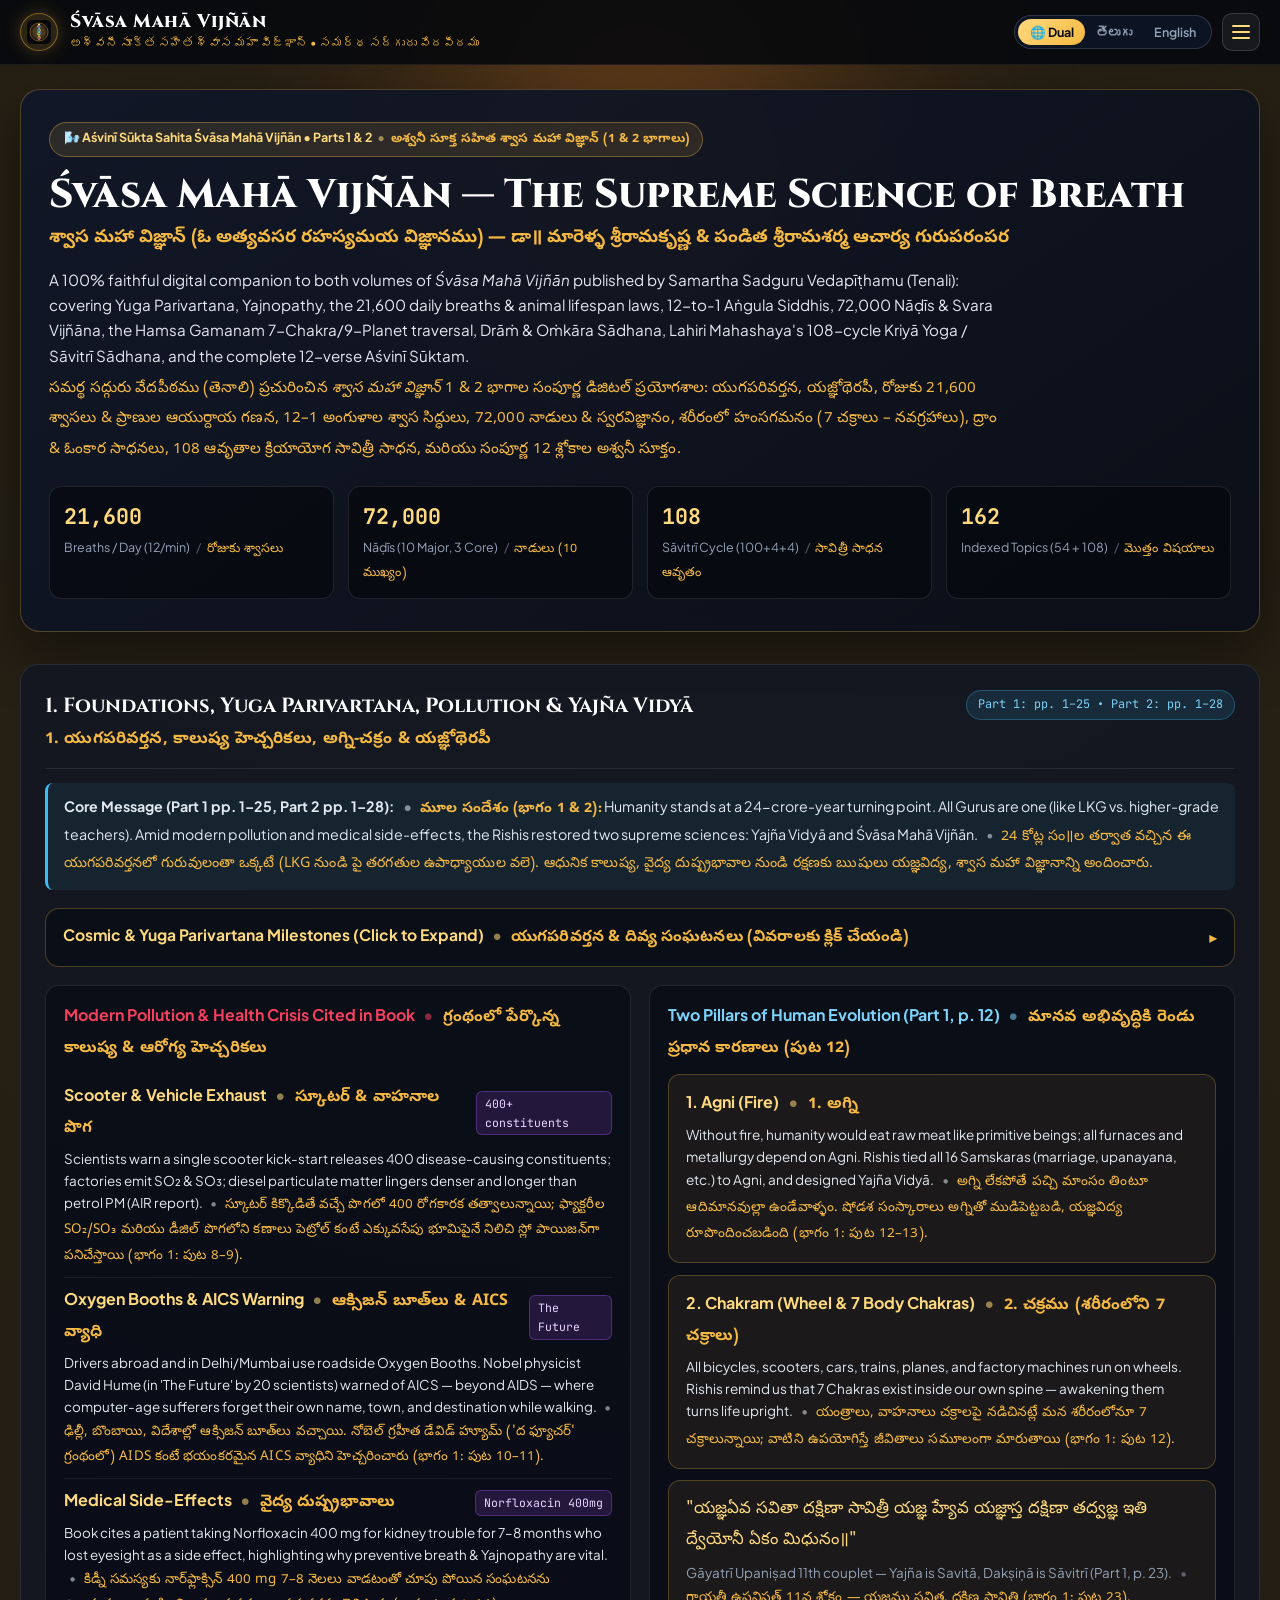
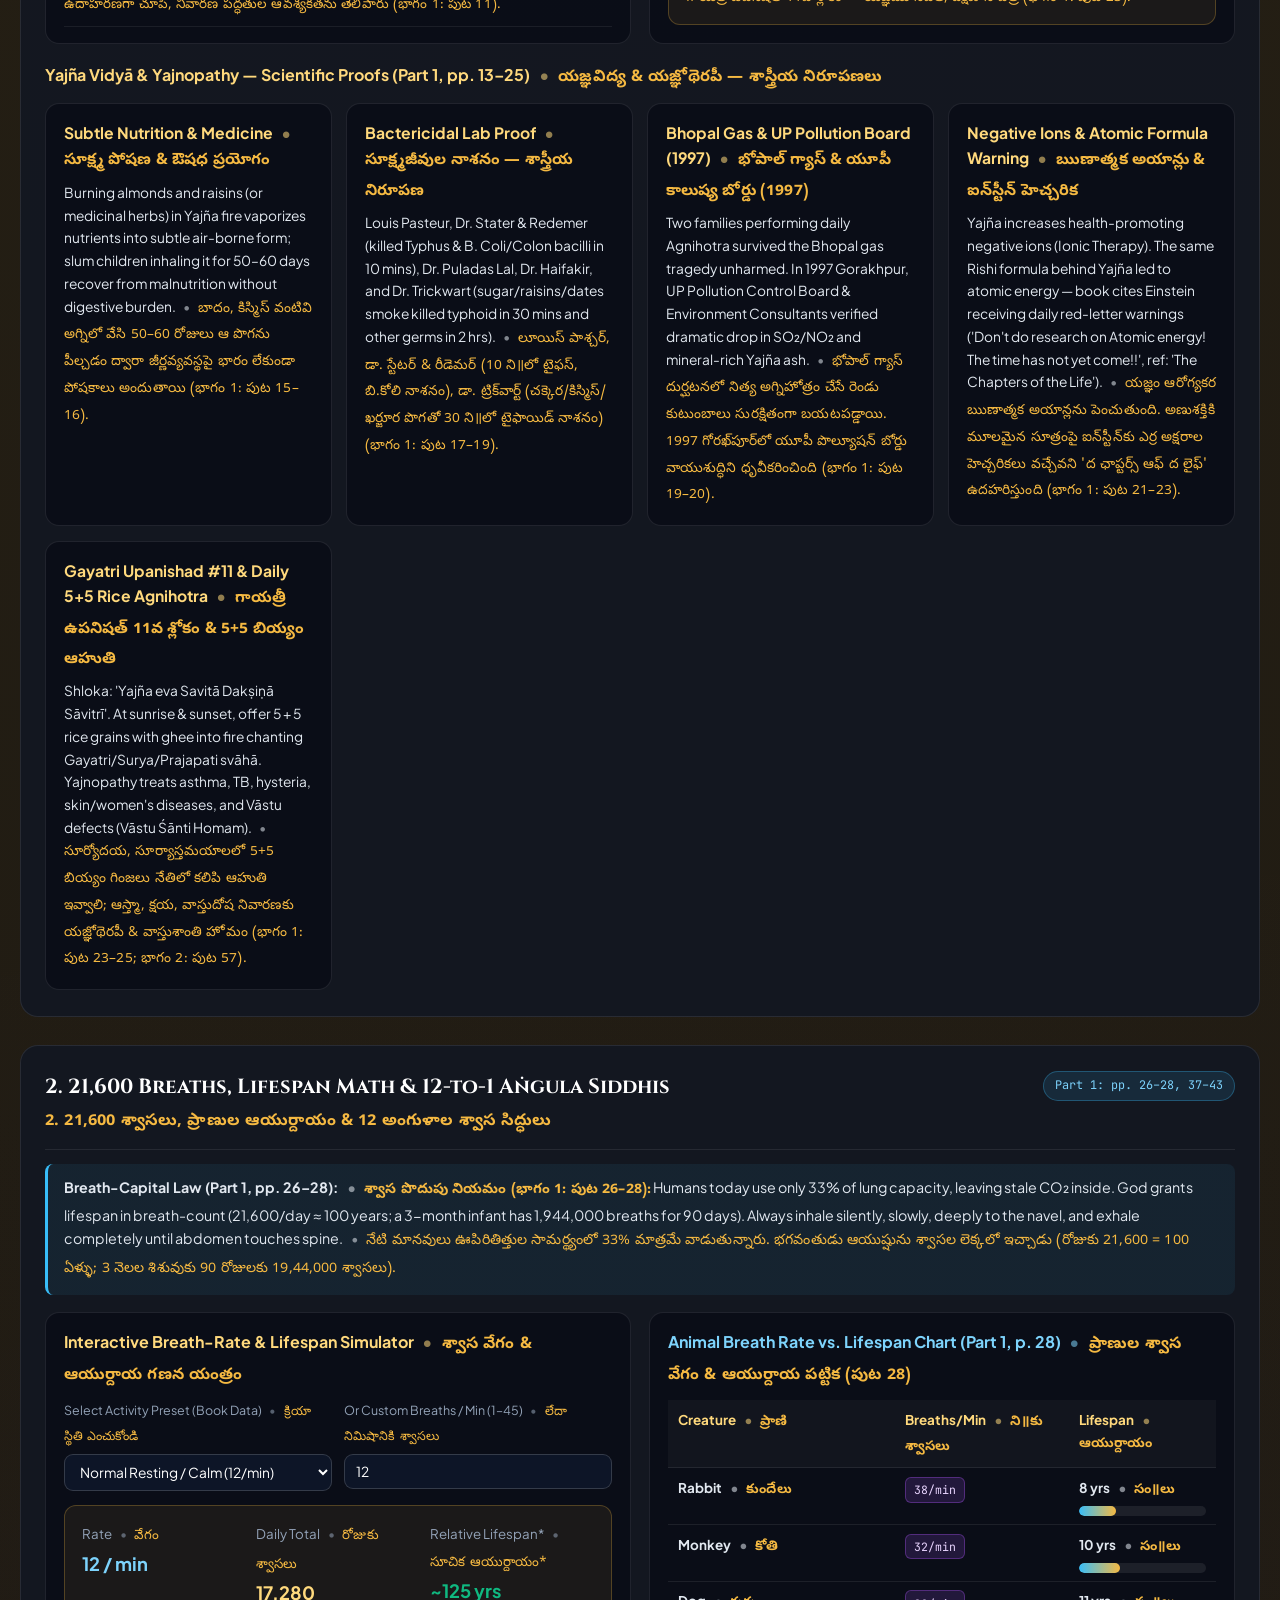
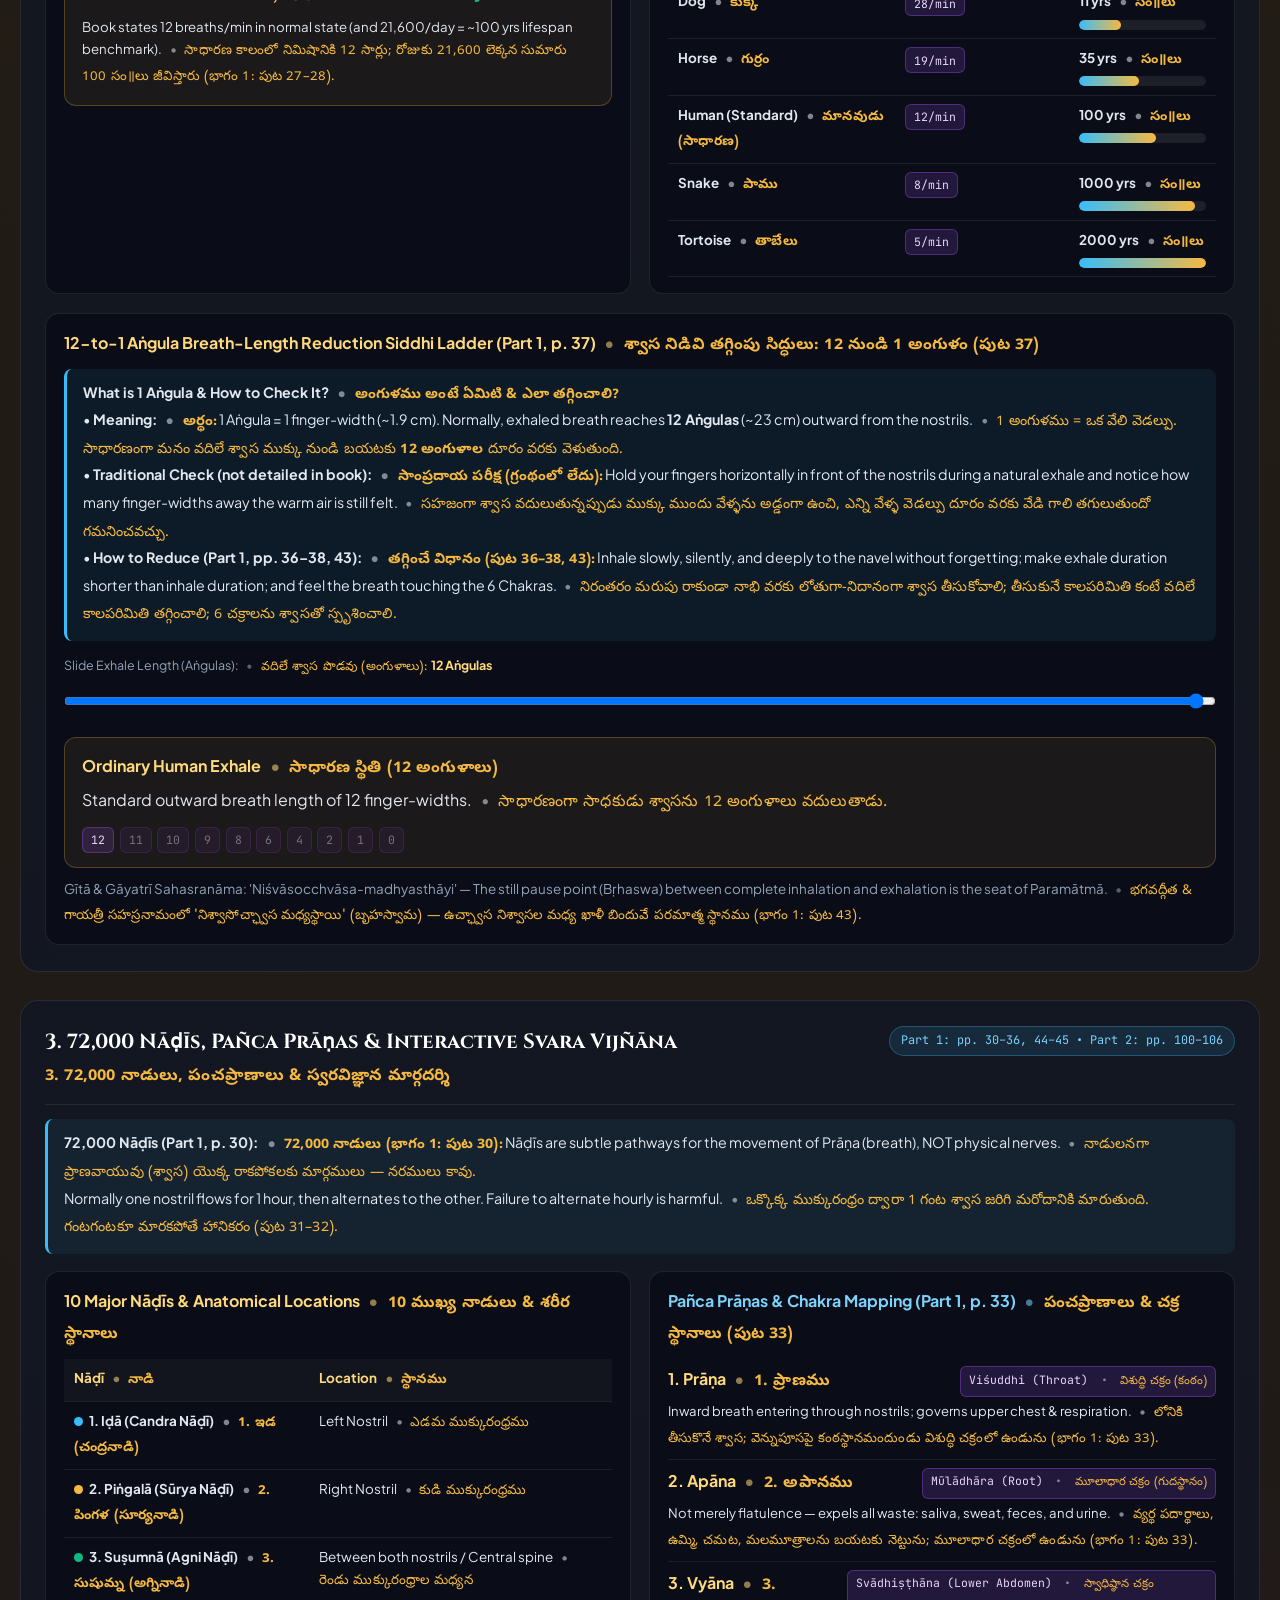
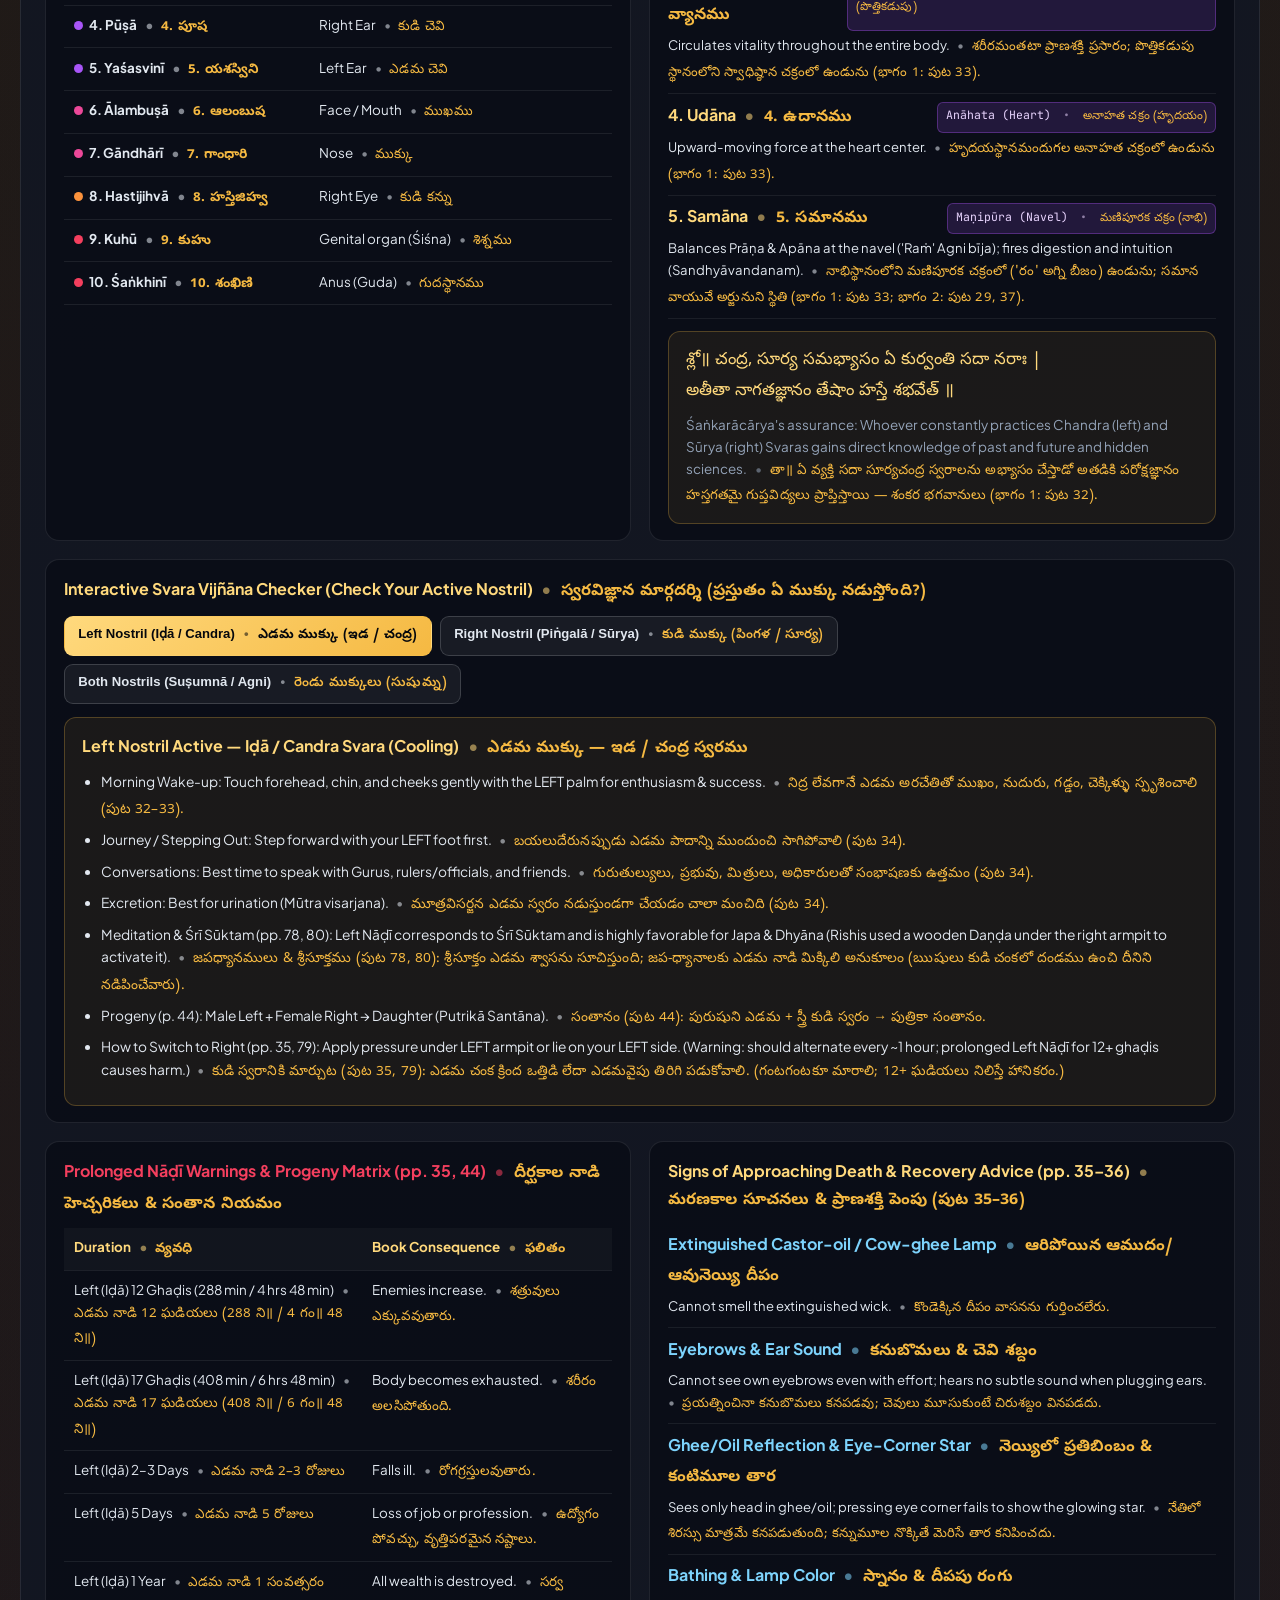
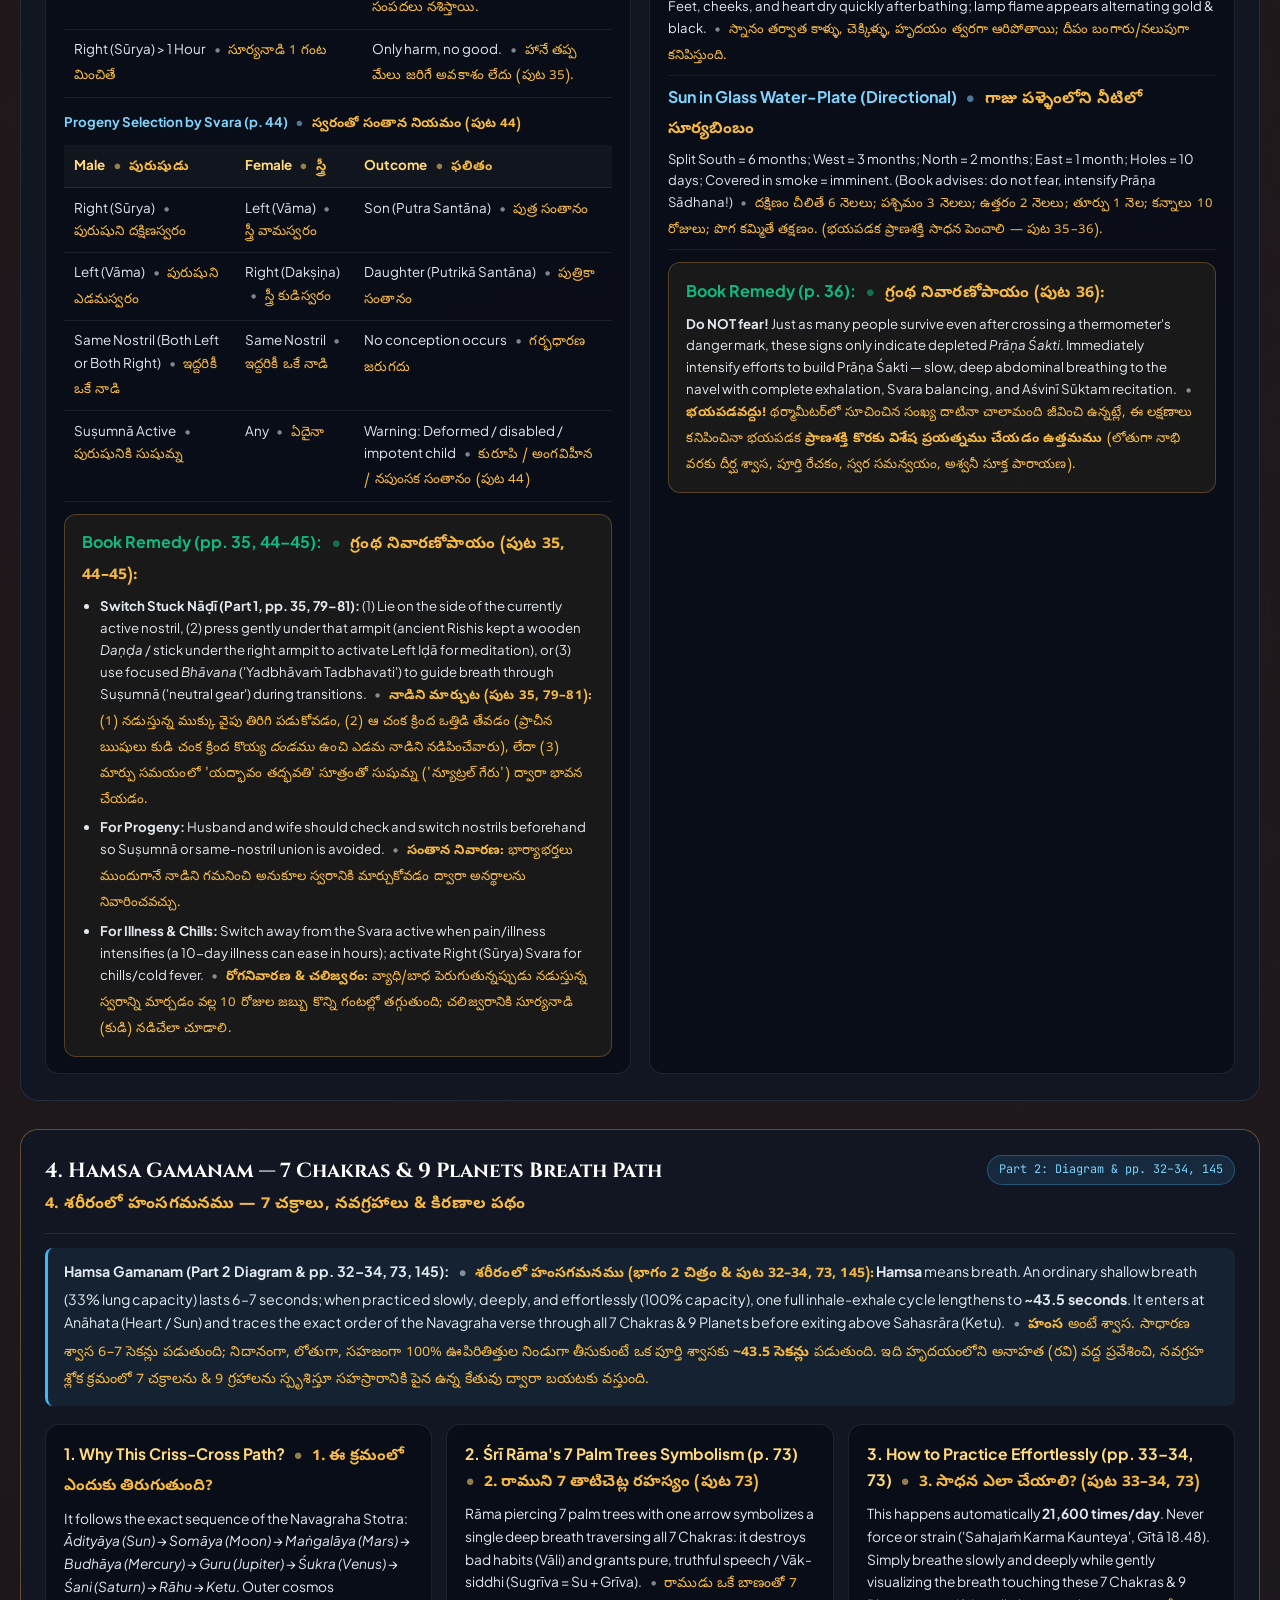
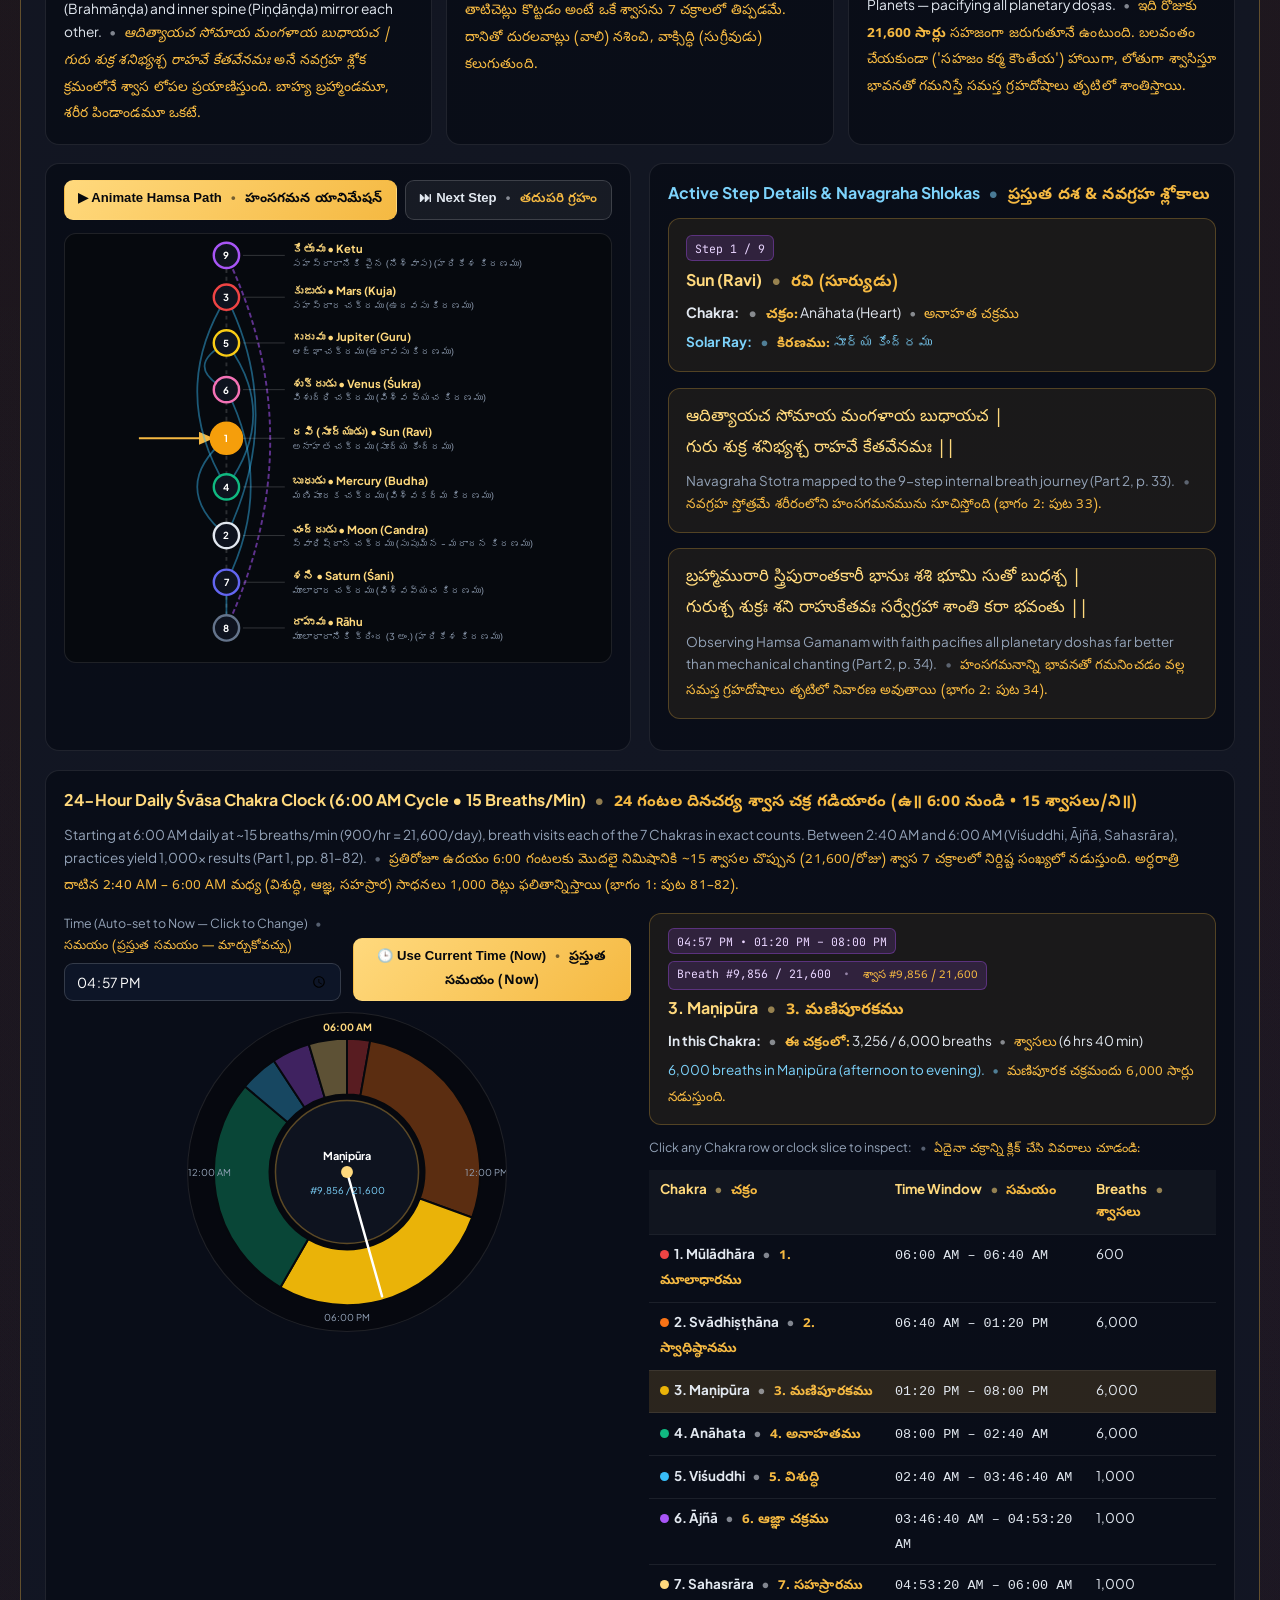
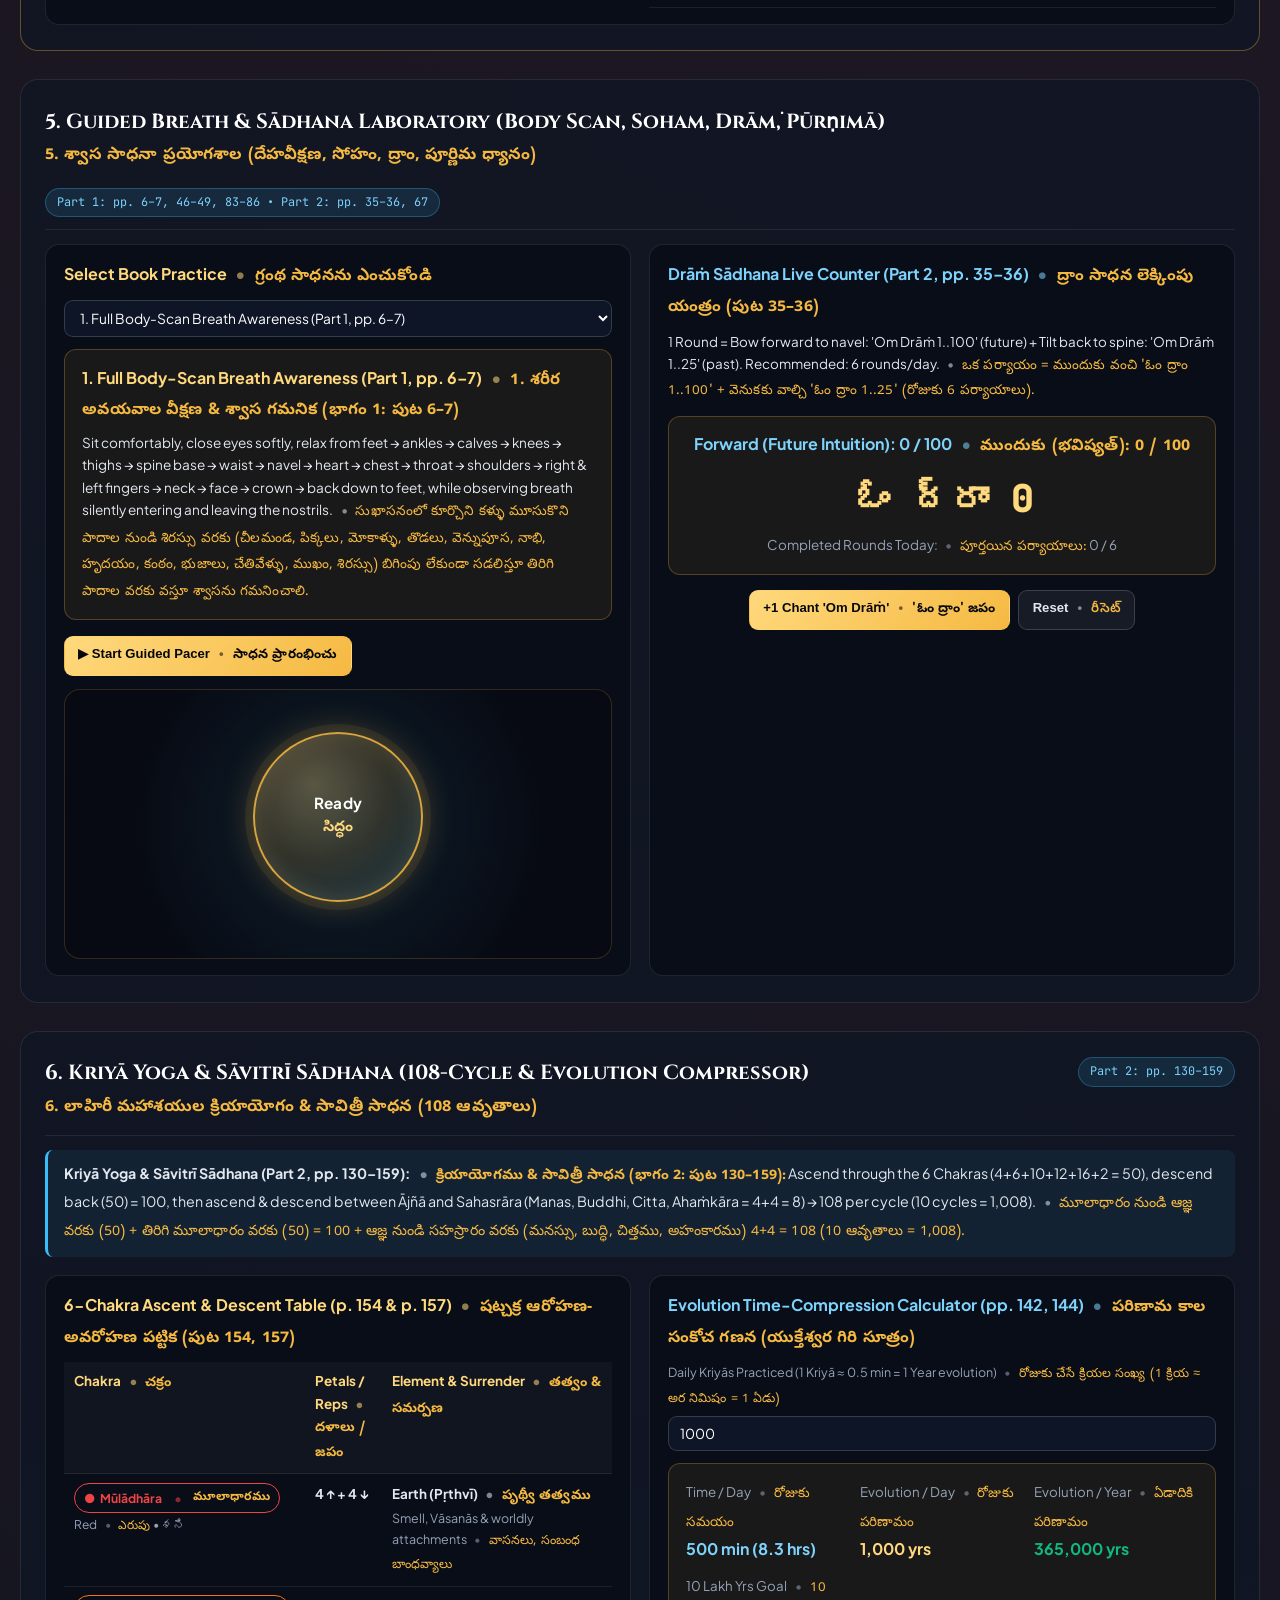
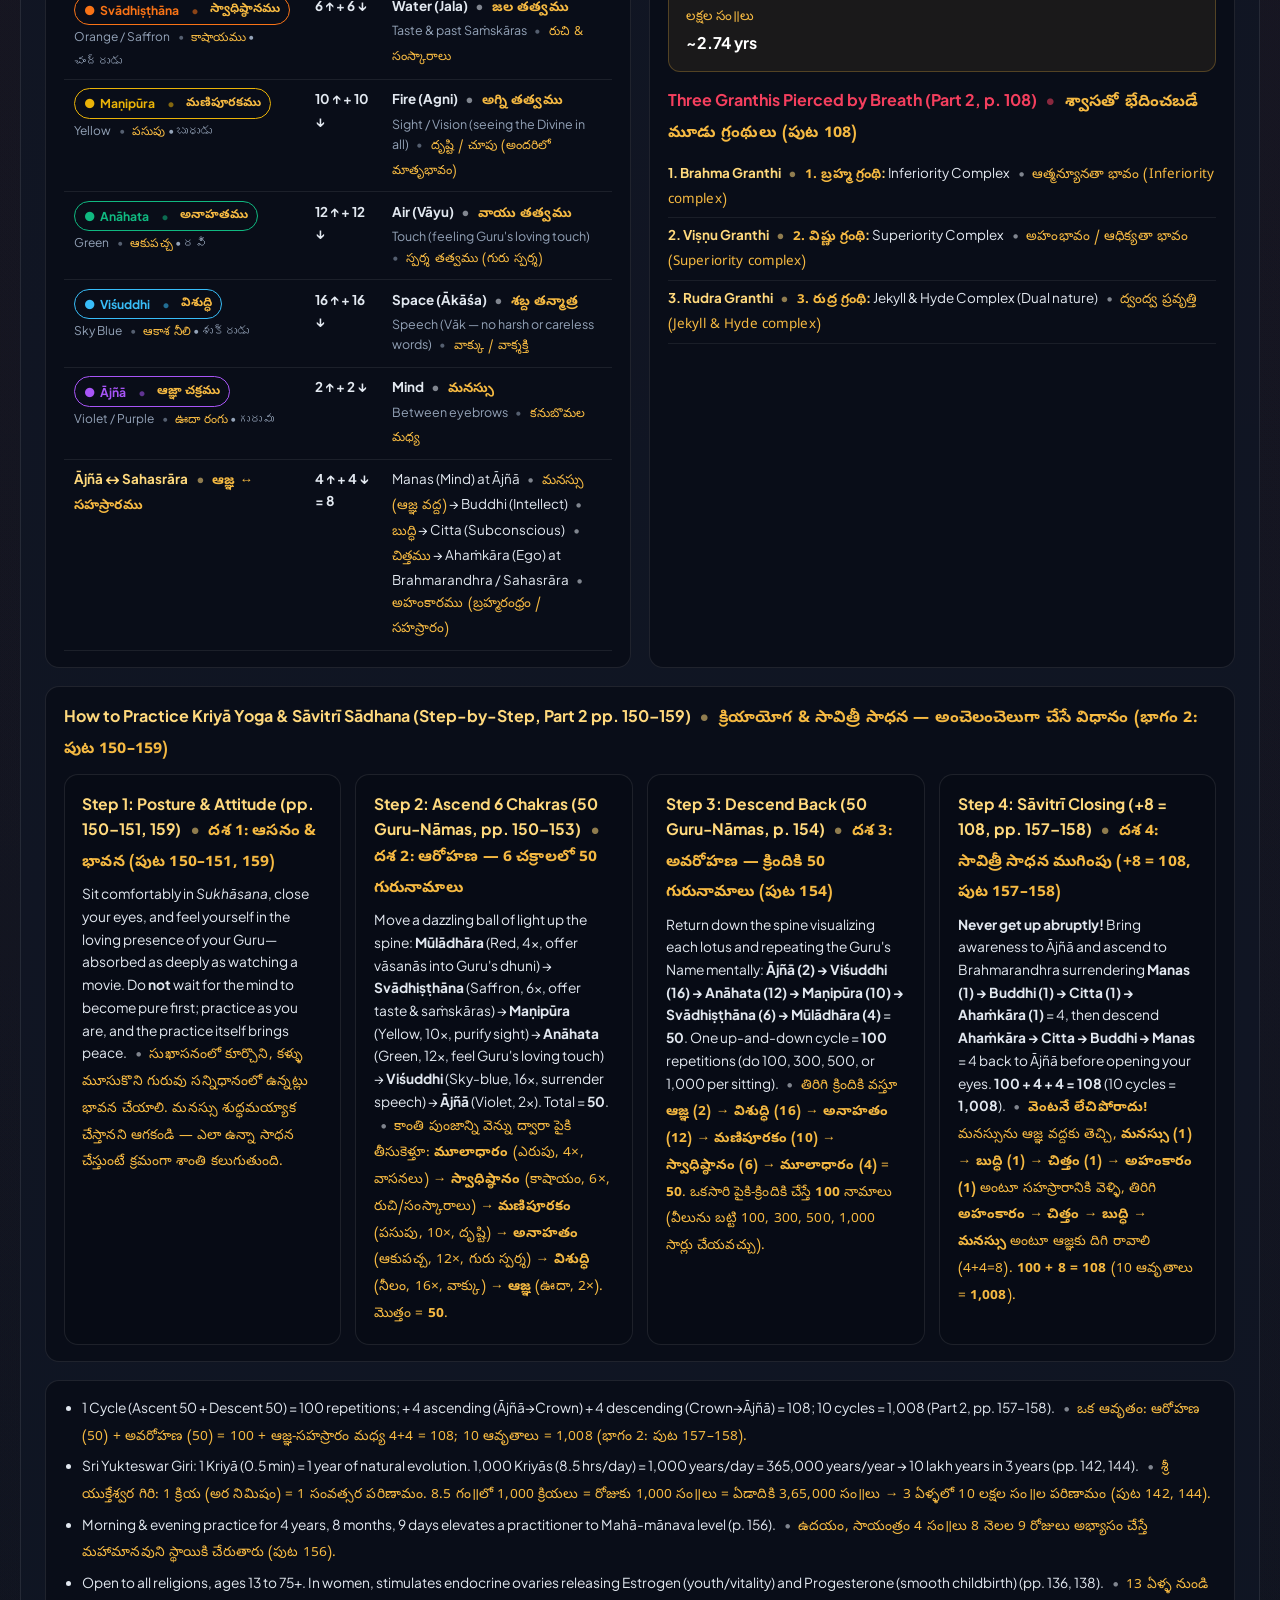
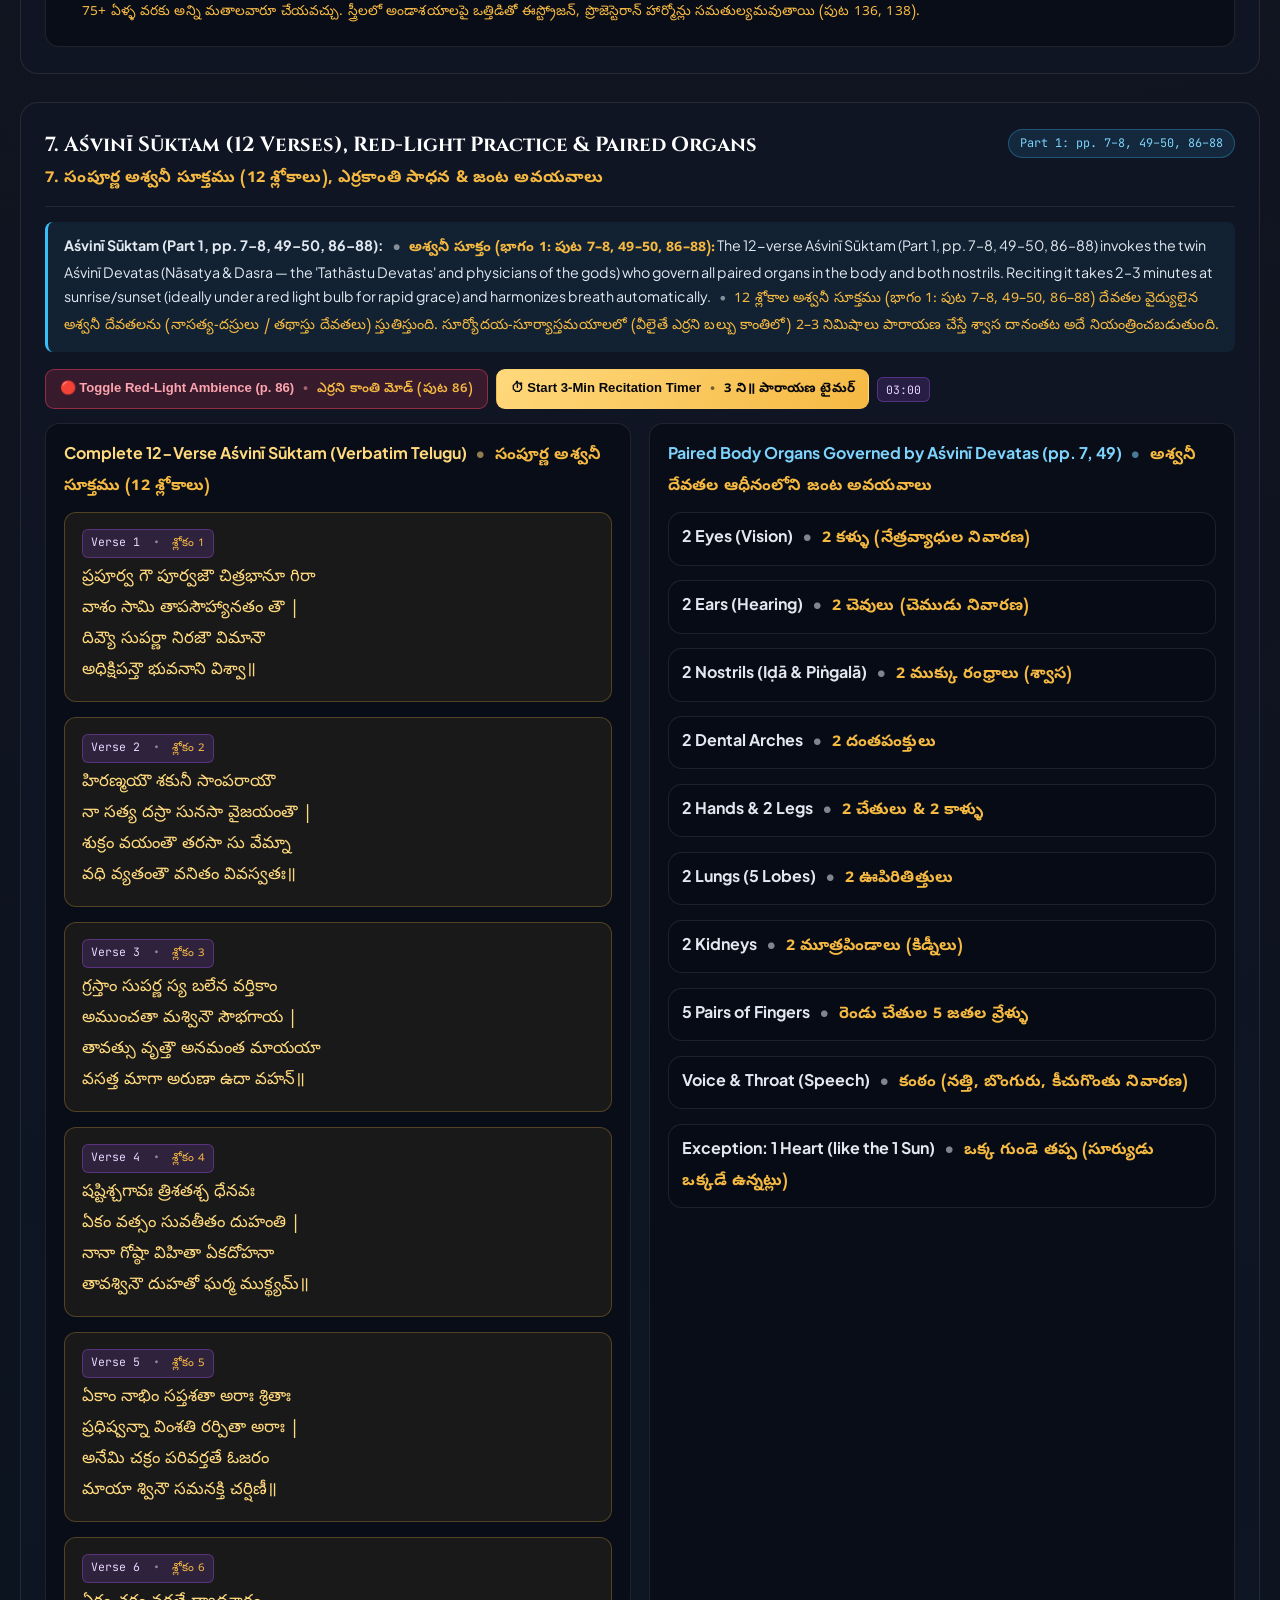
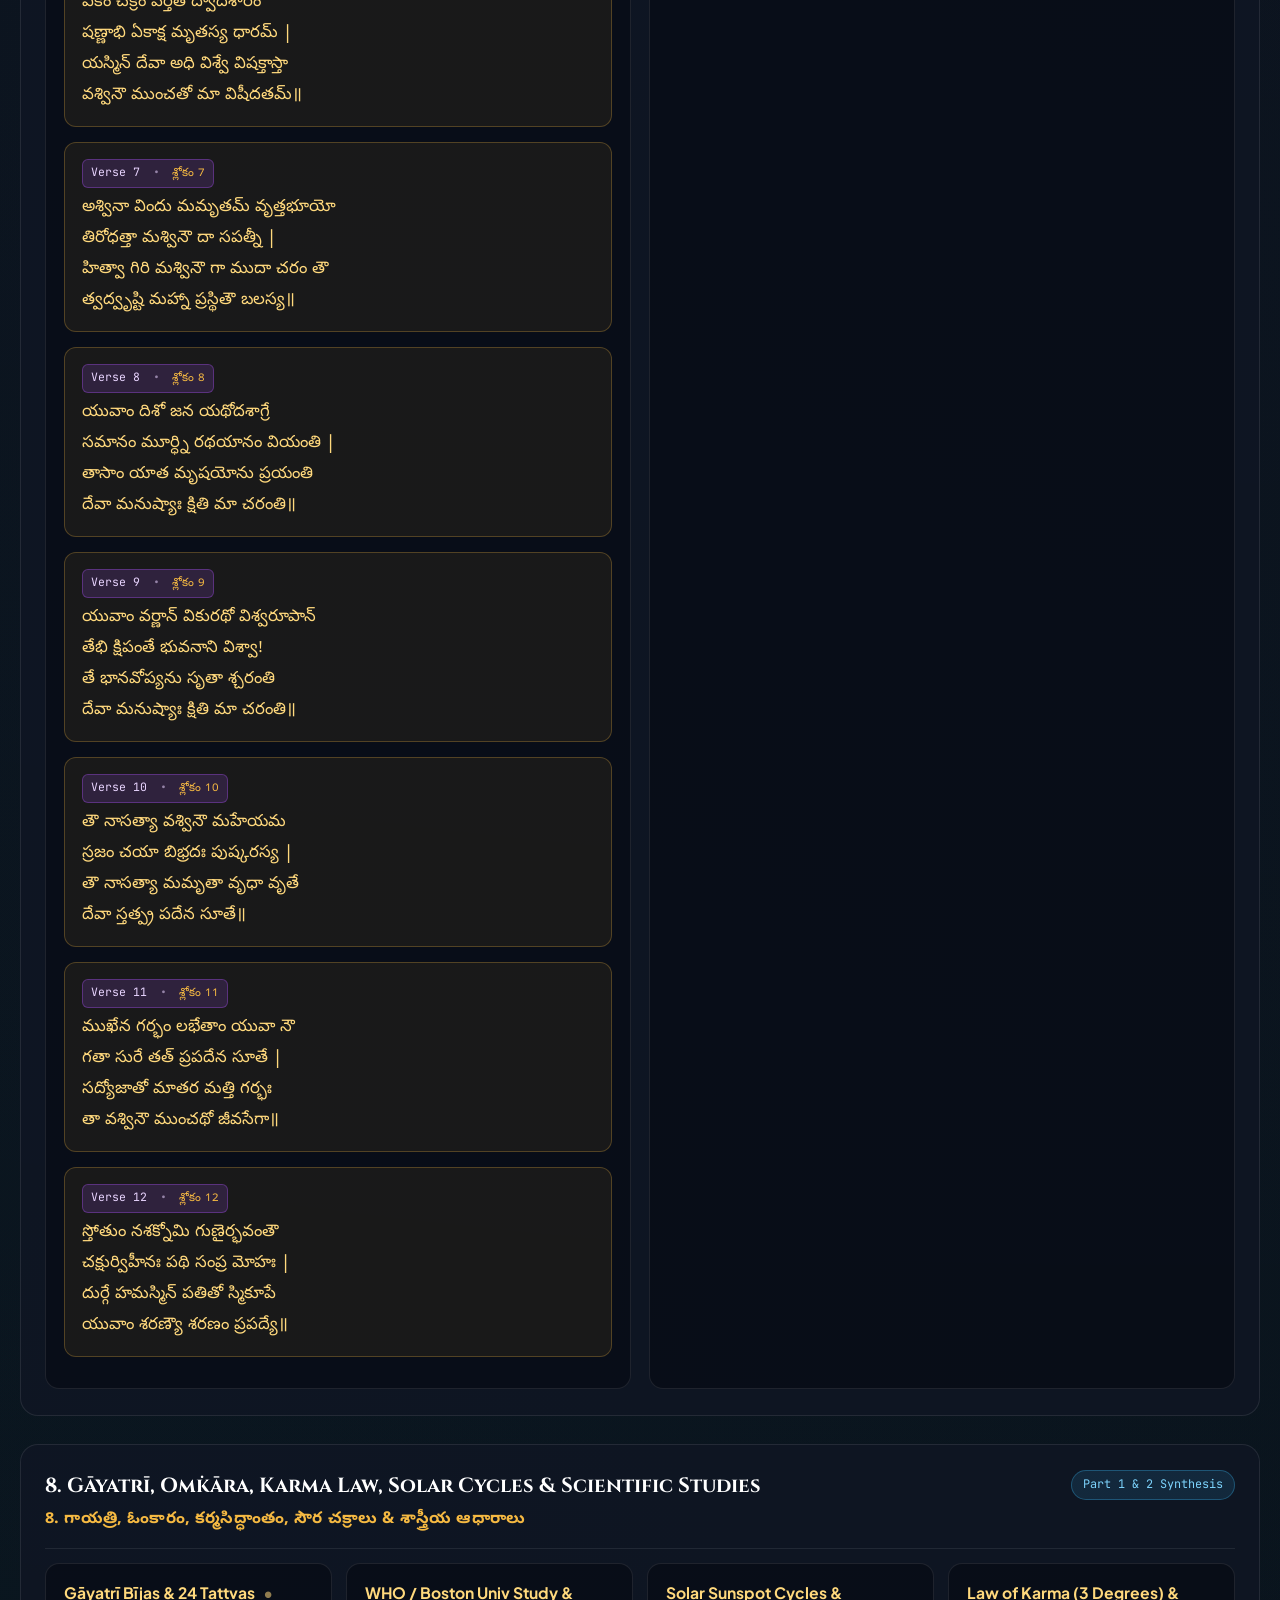
<file: SwasaMahaVignanam/index.html>
<!DOCTYPE html>
<html lang="en">
<head>
  <meta charset="UTF-8">
  <meta name="viewport" content="width=device-width, initial-scale=1.0">
  <title>Śvāsa Mahā Vijñān (శ్వాస మహా విజ్ఞాన్) — Complete Interactive Book Laboratory</title>
  <link rel="icon" type="image/svg+xml" href="favicon.svg">
  <link rel="stylesheet" href="style.css">
  <link rel="preconnect" href="https://fonts.googleapis.com">
  <link rel="preconnect" href="https://fonts.gstatic.com" crossorigin>
  <link href="https://fonts.googleapis.com/css2?family=Cinzel:wght@600;700;800;900&family=Plus+Jakarta+Sans:wght@300;400;500;600;700;800&family=JetBrains+Mono:wght@400;500;600;700&family=Noto+Sans+Telugu:wght@400;600;700;800&display=swap" rel="stylesheet">
</head>
<body data-lang="dual">

  <div class="ambient-glow glow-sun"></div>

  <header class="site-header">
    <div class="header-container">
      <div class="logo-area">
        <div class="sun-icon"><img src="favicon.svg" alt="Śvāsa Mahā Vijñān" width="24" height="24" style="display:block;"></div>
        <div class="logo-text">
          <h1>Śvāsa Mahā Vijñān</h1>
          <span>అశ్వనీ సూక్త సహిత శ్వాస మహా విజ్ఞాన్ • సమర్థ సద్గురు వేదపీఠము</span>
        </div>
      </div>

      <div class="header-controls">
        <div class="lang-segmented" role="group" aria-label="Language Selector">
          <button type="button" class="lang-opt active" data-lang-val="dual"><span class="lang-full">🌐 Dual</span><span class="lang-short">Dual</span></button>
          <button type="button" class="lang-opt" data-lang-val="telugu"><span class="lang-full">తెలుగు</span><span class="lang-short">తెలుగు</span></button>
          <button type="button" class="lang-opt" data-lang-val="english"><span class="lang-full">English</span><span class="lang-short">Eng</span></button>
        </div>
        <button id="menuToggle" class="hamburger-btn" aria-label="Toggle Navigation Menu" aria-expanded="false">
          <span class="hamburger-box"><span class="hamburger-inner"></span></span>
        </button>
      </div>
    </div>
  </header>

  <div id="navOverlay" class="nav-overlay" aria-hidden="true"></div>
  <aside id="navDrawer" class="nav-drawer" aria-hidden="true">
    <div class="drawer-header">
      <div class="drawer-title">
        <div class="sun-icon" style="width:34px;height:34px;box-shadow:none;"><img src="favicon.svg" alt="Śvāsa" width="20" height="20"></div>
        <div>
          <div class="lang-en" style="font-weight:700;color:#fff;font-size:1.02rem;">Śvāsa Mahā Vijñān</div>
          <div class="lang-te" style="font-weight:700;color:var(--gold-bright);font-size:0.95rem;">శ్వాస మహా విజ్ఞాన్ సూచిక</div>
        </div>
      </div>
      <button id="closeDrawer" class="drawer-close-btn" aria-label="Close">✕</button>
    </div>
    <nav class="drawer-nav-list">
      <a href="#sec-foundations" class="drawer-nav-item active"><span class="drawer-item-icon">🔥</span><span class="drawer-item-text"><span class="lang-en">1. Foundations, Yuga &amp; Yajña Vidyā</span><span class="lang-te">1. యుగపరివర్తన, అగ్ని-చక్రం &amp; యజ్ఞవిద్య</span></span></a>
      <a href="#sec-lifespan" class="drawer-nav-item"><span class="drawer-item-icon">🫁</span><span class="drawer-item-text"><span class="lang-en">2. 21,600 Breaths, Lifespan &amp; 12-Aṅgula Ladder</span><span class="lang-te">2. 21,600 శ్వాసలు, ఆయుర్దాయం &amp; 12 అంగుళాలు</span></span></a>
      <a href="#sec-svara" class="drawer-nav-item"><span class="drawer-item-icon">🧭</span><span class="drawer-item-text"><span class="lang-en">3. 72,000 Nāḍīs, Pañca Prāṇas &amp; Svara Vijñāna</span><span class="lang-te">3. 72,000 నాడులు, పంచప్రాణాలు &amp; స్వరవిజ్ఞానం</span></span></a>
      <a href="#sec-hamsa" class="drawer-nav-item"><span class="drawer-item-icon">🪐</span><span class="drawer-item-text"><span class="lang-en">4. Hamsa Gamanam: 7 Chakras &amp; Navagraha Path</span><span class="lang-te">4. శరీరంలో హంసగమనం (చక్రాలు - నవగ్రహాలు)</span></span></a>
      <a href="#sec-pacer" class="drawer-nav-item"><span class="drawer-item-icon">🌬️</span><span class="drawer-item-text"><span class="lang-en">5. Guided Breath Lab (Body Scan, Soham, Drāṁ)</span><span class="lang-te">5. శ్వాస సాధనా ప్రయోగశాల (సోహం, ద్రాం, పూర్ణిమ)</span></span></a>
      <a href="#sec-kriya" class="drawer-nav-item"><span class="drawer-item-icon">⚡</span><span class="drawer-item-text"><span class="lang-en">6. Kriyā Yoga &amp; Sāvitrī Sādhana (108-Cycle)</span><span class="lang-te">6. క్రియా యోగం &amp; సావిత్రీ సాధన (108 ఆవృతాలు)</span></span></a>
      <a href="#sec-aswini" class="drawer-nav-item"><span class="drawer-item-icon">🩺</span><span class="drawer-item-text"><span class="lang-en">7. Aśvinī Sūktam (12 Verses) &amp; Paired Organs</span><span class="lang-te">7. అశ్వనీ సూక్తం (12 శ్లోకాలు) &amp; జంట అవయవాలు</span></span></a>
      <a href="#sec-gayatri" class="drawer-nav-item"><span class="drawer-item-icon">🕉️</span><span class="drawer-item-text"><span class="lang-en">8. Gāyatrī, Oṁkāra, Karma &amp; Cosmic Cycles</span><span class="lang-te">8. గాయత్రి, ఓంకారం, కర్మసిద్ధాంతం &amp; శాస్త్రం</span></span></a>
      <a href="#sec-masters" class="drawer-nav-item"><span class="drawer-item-icon">📜</span><span class="drawer-item-text"><span class="lang-en">9. Lineage of Masters, Quotes &amp; Book Stories</span><span class="lang-te">9. గురుపరంపర, వాక్కులు &amp; గ్రంథ కథలు</span></span></a>
      <a href="#sec-index" class="drawer-nav-item"><span class="drawer-item-icon">📚</span><span class="drawer-item-text"><span class="lang-en">10. Complete Book Index (54 + 108 Topics)</span><span class="lang-te">10. సంపూర్ణ విషయ సూచిక (భాగం 1 &amp; 2)</span></span></a>
      <a href="#sec-quiz" class="drawer-nav-item"><span class="drawer-item-icon">🎓</span><span class="drawer-item-text"><span class="lang-en">11. Mastery Assessment Quiz</span><span class="lang-te">11. జ్ఞాన పరీక్ష (క్విజ్)</span></span></a>
    </nav>
  </aside>

  <main class="main-wrap">

    <section class="hero-banner">
      <div class="hero-badge">🌬️ <span class="lang-en">Aśvinī Sūkta Sahita Śvāsa Mahā Vijñān • Parts 1 &amp; 2</span><span class="dual-sep">•</span><span class="lang-te">అశ్వనీ సూక్త సహిత శ్వాస మహా విజ్ఞాన్ (1 &amp; 2 భాగాలు)</span></div>
      <h2 class="hero-title">Śvāsa Mahā Vijñān — The Supreme Science of Breath</h2>
      <div class="hero-subtitle-te">శ్వాస మహా విజ్ఞాన్ (ఓ అత్యవసర రహస్యమయ విజ్ఞానము) — డా॥ మారెళ్ళ శ్రీరామకృష్ణ &amp; పండిత శ్రీరామశర్మ ఆచార్య గురుపరంపర</div>
      <p class="hero-desc">
        <span class="lang-en">A 100% faithful digital companion to both volumes of <em>Śvāsa Mahā Vijñān</em> published by Samartha Sadguru Vedapīṭhamu (Tenali): covering Yuga Parivartana, Yajnopathy, the 21,600 daily breaths &amp; animal lifespan laws, 12-to-1 Aṅgula Siddhis, 72,000 Nāḍīs &amp; Svara Vijñāna, the Hamsa Gamanam 7-Chakra/9-Planet traversal, Drāṁ &amp; Oṁkāra Sādhana, Lahiri Mahashaya's 108-cycle Kriyā Yoga / Sāvitrī Sādhana, and the complete 12-verse Aśvinī Sūktam.</span>
        <span class="lang-te"><br>సమర్థ సద్గురు వేదపీఠము (తెనాలి) ప్రచురించిన <em>శ్వాస మహా విజ్ఞాన్</em> 1 &amp; 2 భాగాల సంపూర్ణ డిజిటల్ ప్రయోగశాల: యుగపరివర్తన, యజ్ఞోథెరపీ, రోజుకు 21,600 శ్వాసలు &amp; ప్రాణుల ఆయుర్దాయ గణన, 12–1 అంగుళాల శ్వాస సిద్ధులు, 72,000 నాడులు &amp; స్వరవిజ్ఞానం, శరీరంలో హంసగమనం (7 చక్రాలు – నవగ్రహాలు), ద్రాం &amp; ఓంకార సాధనలు, 108 ఆవృతాల క్రియాయోగ సావిత్రీ సాధన, మరియు సంపూర్ణ 12 శ్లోకాల అశ్వనీ సూక్తం.</span>
      </p>
      <div class="hero-stats">
        <div class="stat-pill"><div class="val">21,600</div><div class="lbl"><span class="lang-en">Breaths / Day (12/min)</span><span class="dual-sep">/</span><span class="lang-te">రోజుకు శ్వాసలు</span></div></div>
        <div class="stat-pill"><div class="val">72,000</div><div class="lbl"><span class="lang-en">Nāḍīs (10 Major, 3 Core)</span><span class="dual-sep">/</span><span class="lang-te">నాడులు (10 ముఖ్యం)</span></div></div>
        <div class="stat-pill"><div class="val">108</div><div class="lbl"><span class="lang-en">Sāvitrī Cycle (100+4+4)</span><span class="dual-sep">/</span><span class="lang-te">సావిత్రీ సాధన ఆవృతం</span></div></div>
        <div class="stat-pill"><div class="val">162</div><div class="lbl"><span class="lang-en">Indexed Topics (54 + 108)</span><span class="dual-sep">/</span><span class="lang-te">మొత్తం విషయాలు</span></div></div>
      </div>
    </section>

    <!-- SECTION 1 -->
    <section id="sec-foundations" class="study-section">
      <div class="section-header">
        <div>
          <h3 class="section-title"><span class="lang-en">1. Foundations, Yuga Parivartana, Pollution &amp; Yajña Vidyā</span></h3>
          <div class="section-title-te"><span class="lang-te">1. యుగపరివర్తన, కాలుష్య హెచ్చరికలు, అగ్ని-చక్రం &amp; యజ్ఞోథెరపీ</span></div>
        </div>
        <span class="ch-badge">Part 1: pp. 1–25 • Part 2: pp. 1–28</span>
      </div>
      <div id="secFoundationsBody"></div>
    </section>

    <!-- SECTION 2 -->
    <section id="sec-lifespan" class="study-section">
      <div class="section-header">
        <div>
          <h3 class="section-title"><span class="lang-en">2. 21,600 Breaths, Lifespan Math &amp; 12-to-1 Aṅgula Siddhis</span></h3>
          <div class="section-title-te"><span class="lang-te">2. 21,600 శ్వాసలు, ప్రాణుల ఆయుర్దాయం &amp; 12 అంగుళాల శ్వాస సిద్ధులు</span></div>
        </div>
        <span class="ch-badge">Part 1: pp. 26–28, 37–43</span>
      </div>
      <div id="secLifespanBody"></div>
    </section>

    <!-- SECTION 3 -->
    <section id="sec-svara" class="study-section">
      <div class="section-header">
        <div>
          <h3 class="section-title"><span class="lang-en">3. 72,000 Nāḍīs, Pañca Prāṇas &amp; Interactive Svara Vijñāna</span></h3>
          <div class="section-title-te"><span class="lang-te">3. 72,000 నాడులు, పంచప్రాణాలు &amp; స్వరవిజ్ఞాన మార్గదర్శి</span></div>
        </div>
        <span class="ch-badge">Part 1: pp. 30–36, 44–45 • Part 2: pp. 100–106</span>
      </div>
      <div id="secSvaraBody"></div>
    </section>

    <!-- SECTION 4 -->
    <section id="sec-hamsa" class="study-section" style="border-color:rgba(245,185,66,0.35);">
      <div class="section-header">
        <div>
          <h3 class="section-title"><span class="lang-en">4. Hamsa Gamanam — 7 Chakras &amp; 9 Planets Breath Path</span></h3>
          <div class="section-title-te"><span class="lang-te">4. శరీరంలో హంసగమనము — 7 చక్రాలు, నవగ్రహాలు &amp; కిరణాల పథం</span></div>
        </div>
        <span class="ch-badge">Part 2: Diagram &amp; pp. 32–34, 145</span>
      </div>
      <div id="secHamsaBody"></div>
    </section>

    <!-- SECTION 5 -->
    <section id="sec-pacer" class="study-section">
      <div class="section-header">
        <div>
          <h3 class="section-title"><span class="lang-en">5. Guided Breath &amp; Sādhana Laboratory (Body Scan, Soham, Drāṁ, Pūrṇimā)</span></h3>
          <div class="section-title-te"><span class="lang-te">5. శ్వాస సాధనా ప్రయోగశాల (దేహవీక్షణ, సోహం, ద్రాం, పూర్ణిమ ధ్యానం)</span></div>
        </div>
        <span class="ch-badge">Part 1: pp. 6–7, 46–49, 83–86 • Part 2: pp. 35–36, 67</span>
      </div>
      <div id="secPacerBody"></div>
    </section>

    <!-- SECTION 6 -->
    <section id="sec-kriya" class="study-section">
      <div class="section-header">
        <div>
          <h3 class="section-title"><span class="lang-en">6. Kriyā Yoga &amp; Sāvitrī Sādhana (108-Cycle &amp; Evolution Compressor)</span></h3>
          <div class="section-title-te"><span class="lang-te">6. లాహిరీ మహాశయుల క్రియాయోగం &amp; సావిత్రీ సాధన (108 ఆవృతాలు)</span></div>
        </div>
        <span class="ch-badge">Part 2: pp. 130–159</span>
      </div>
      <div id="secKriyaBody"></div>
    </section>

    <!-- SECTION 7 -->
    <section id="sec-aswini" class="study-section">
      <div class="section-header">
        <div>
          <h3 class="section-title"><span class="lang-en">7. Aśvinī Sūktam (12 Verses), Red-Light Practice &amp; Paired Organs</span></h3>
          <div class="section-title-te"><span class="lang-te">7. సంపూర్ణ అశ్వనీ సూక్తము (12 శ్లోకాలు), ఎర్రకాంతి సాధన &amp; జంట అవయవాలు</span></div>
        </div>
        <span class="ch-badge">Part 1: pp. 7–8, 49–50, 86–88</span>
      </div>
      <div id="secAswiniBody"></div>
    </section>

    <!-- SECTION 8 -->
    <section id="sec-gayatri" class="study-section">
      <div class="section-header">
        <div>
          <h3 class="section-title"><span class="lang-en">8. Gāyatrī, Oṁkāra, Karma Law, Solar Cycles &amp; Scientific Studies</span></h3>
          <div class="section-title-te"><span class="lang-te">8. గాయత్రి, ఓంకారం, కర్మసిద్ధాంతం, సౌర చక్రాలు &amp; శాస్త్రీయ ఆధారాలు</span></div>
        </div>
        <span class="ch-badge">Part 1 &amp; 2 Synthesis</span>
      </div>
      <div id="secGayatriBody"></div>
    </section>

    <!-- SECTION 9 -->
    <section id="sec-masters" class="study-section">
      <div class="section-header">
        <div>
          <h3 class="section-title"><span class="lang-en">9. Lineage of Masters, Great Souls &amp; Book Parables</span></h3>
          <div class="section-title-te"><span class="lang-te">9. గురుపరంపర, మహాత్ములు &amp; గ్రంథంలోని కథలు-ఉపమానాలు</span></div>
        </div>
        <span class="ch-badge">Part 1 &amp; Part 2</span>
      </div>
      <div id="secMastersBody"></div>
    </section>

    <!-- SECTION 10 -->
    <section id="sec-index" class="study-section">
      <div class="section-header">
        <div>
          <h3 class="section-title"><span class="lang-en">10. Complete Book Index (Part 1: 54 Topics + Part 2: 108 Topics)</span></h3>
          <div class="section-title-te"><span class="lang-te">10. సంపూర్ణ గ్రంథ విషయ సూచిక (భాగం 1: 54 + భాగం 2: 108)</span></div>
        </div>
        <span class="ch-badge">162 Topics Total</span>
      </div>
      <div id="secIndexBody"></div>
    </section>

    <!-- SECTION 11 -->
    <section id="sec-quiz" class="study-section">
      <div class="section-header">
        <div>
          <h3 class="section-title"><span class="lang-en">11. Mastery Assessment Quiz</span></h3>
          <div class="section-title-te"><span class="lang-te">11. శ్వాస మహా విజ్ఞాన్ జ్ఞాన పరీక్ష (15 ప్రశ్నలు)</span></div>
        </div>
        <span class="ch-badge">15 Questions</span>
      </div>
      <div id="secQuizBody"></div>
    </section>
  </main>

  <footer class="site-footer">
    <div style="margin-bottom: 1.25rem;">
      <a href="../index.html" class="btn-ghost" style="display: inline-flex; align-items: center; gap: 0.5rem; border: 1px solid rgba(245, 185, 66, 0.45); color: #fff; padding: 0.65rem 1.5rem; border-radius: 30px; text-decoration: none; font-weight: 600; font-size: 0.92rem; background: rgba(245, 185, 66, 0.12);">
        <span class="lang-en">← Go to AncientWisdom Portal (प्राचीन ज्ञानम् • ప్రాచీన జ్ఞానము)</span>
        <span class="lang-te">← ప్రాచీన జ్ఞానము పోర్టల్ కు వెళ్ళండి (AncientWisdom Portal)</span> 🏛️
      </a>
    </div>
    <p><span class="lang-en">Śvāsa Mahā Vijñān Interactive Laboratory • Strictly faithful to Parts 1 &amp; 2 (Samartha Sadguru Vedapīṭhamu, Tenali).</span> <span class="dual-sep">•</span> <span class="lang-te">అశ్వనీ సూక్త సహిత శ్వాస మహా విజ్ఞాన్ (1 &amp; 2 భాగాలు • సమర్థ సద్గురు వేదపీఠము, తెనాలి).</span></p>
  </footer>

  <script src="data_part1.js"></script>
  <script src="data_part2.js"></script>
  <script src="swasa.js"></script>
</body>
</html>
</file>
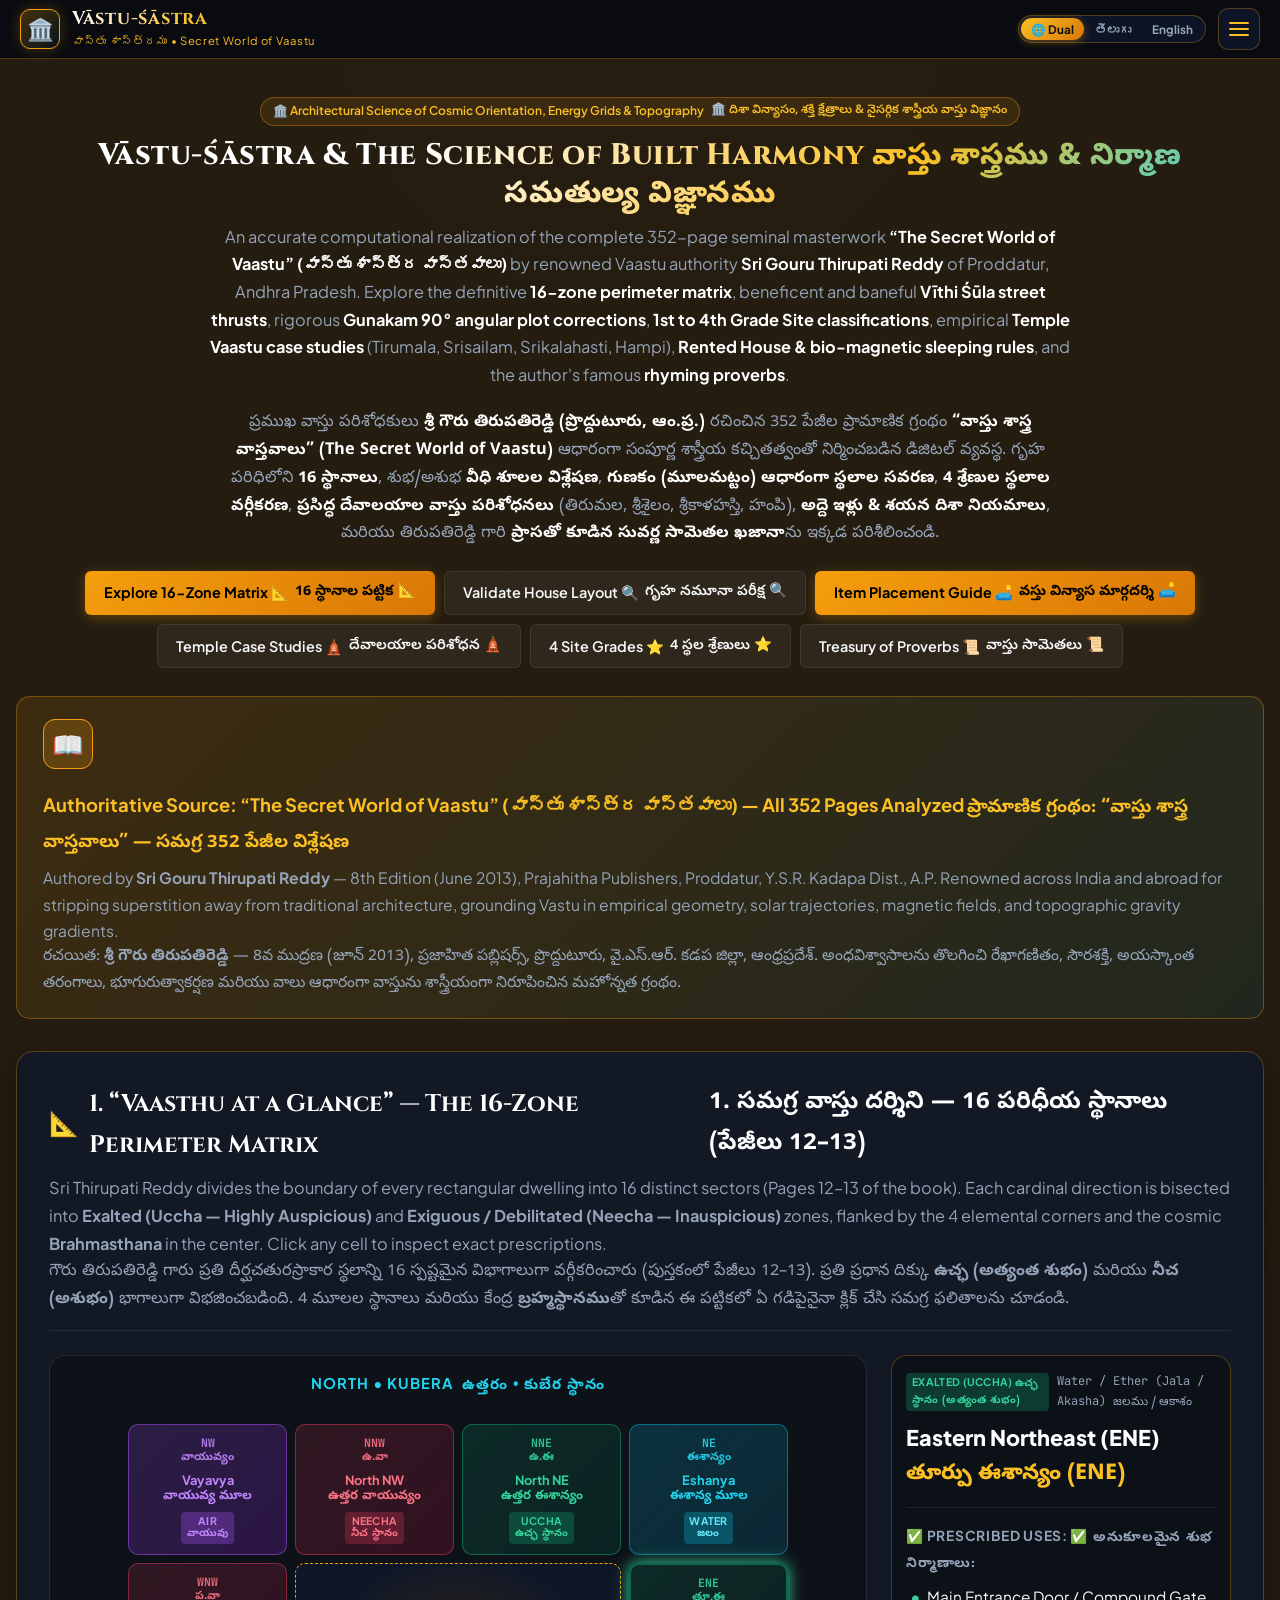
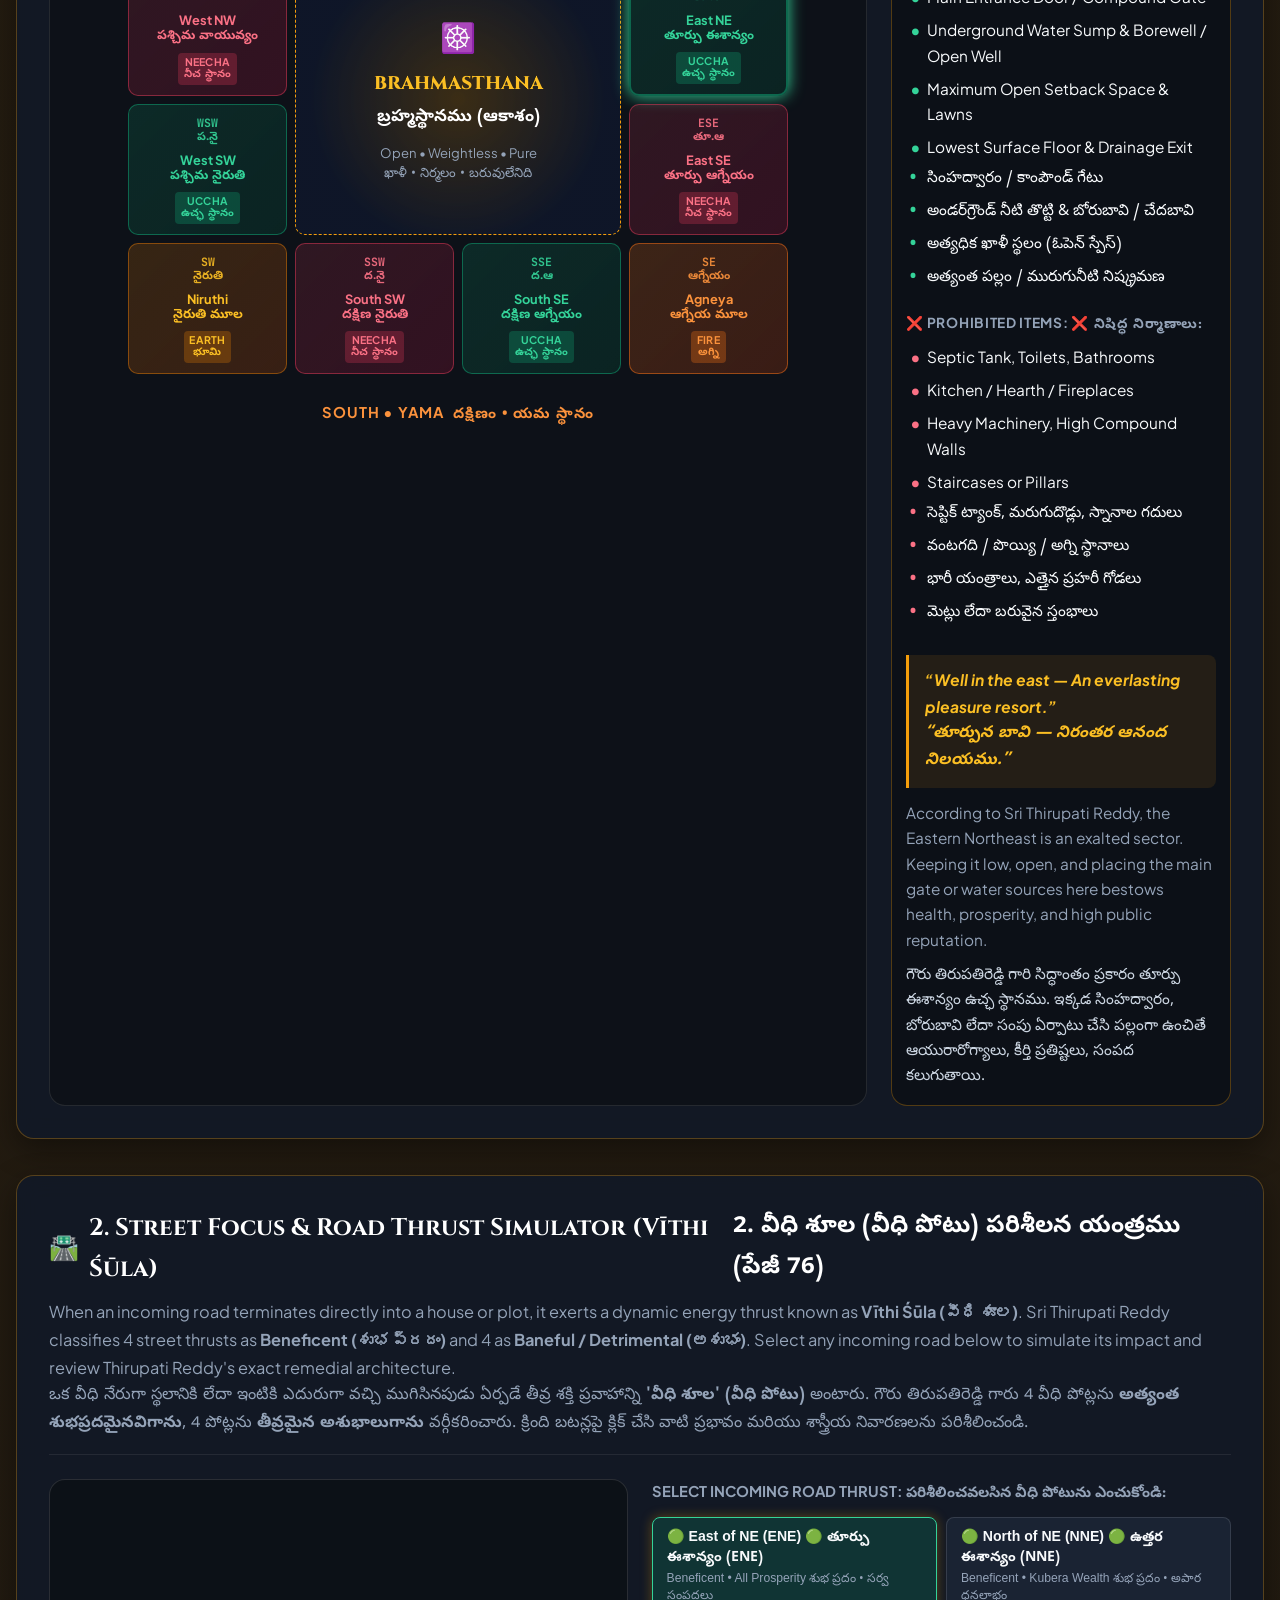
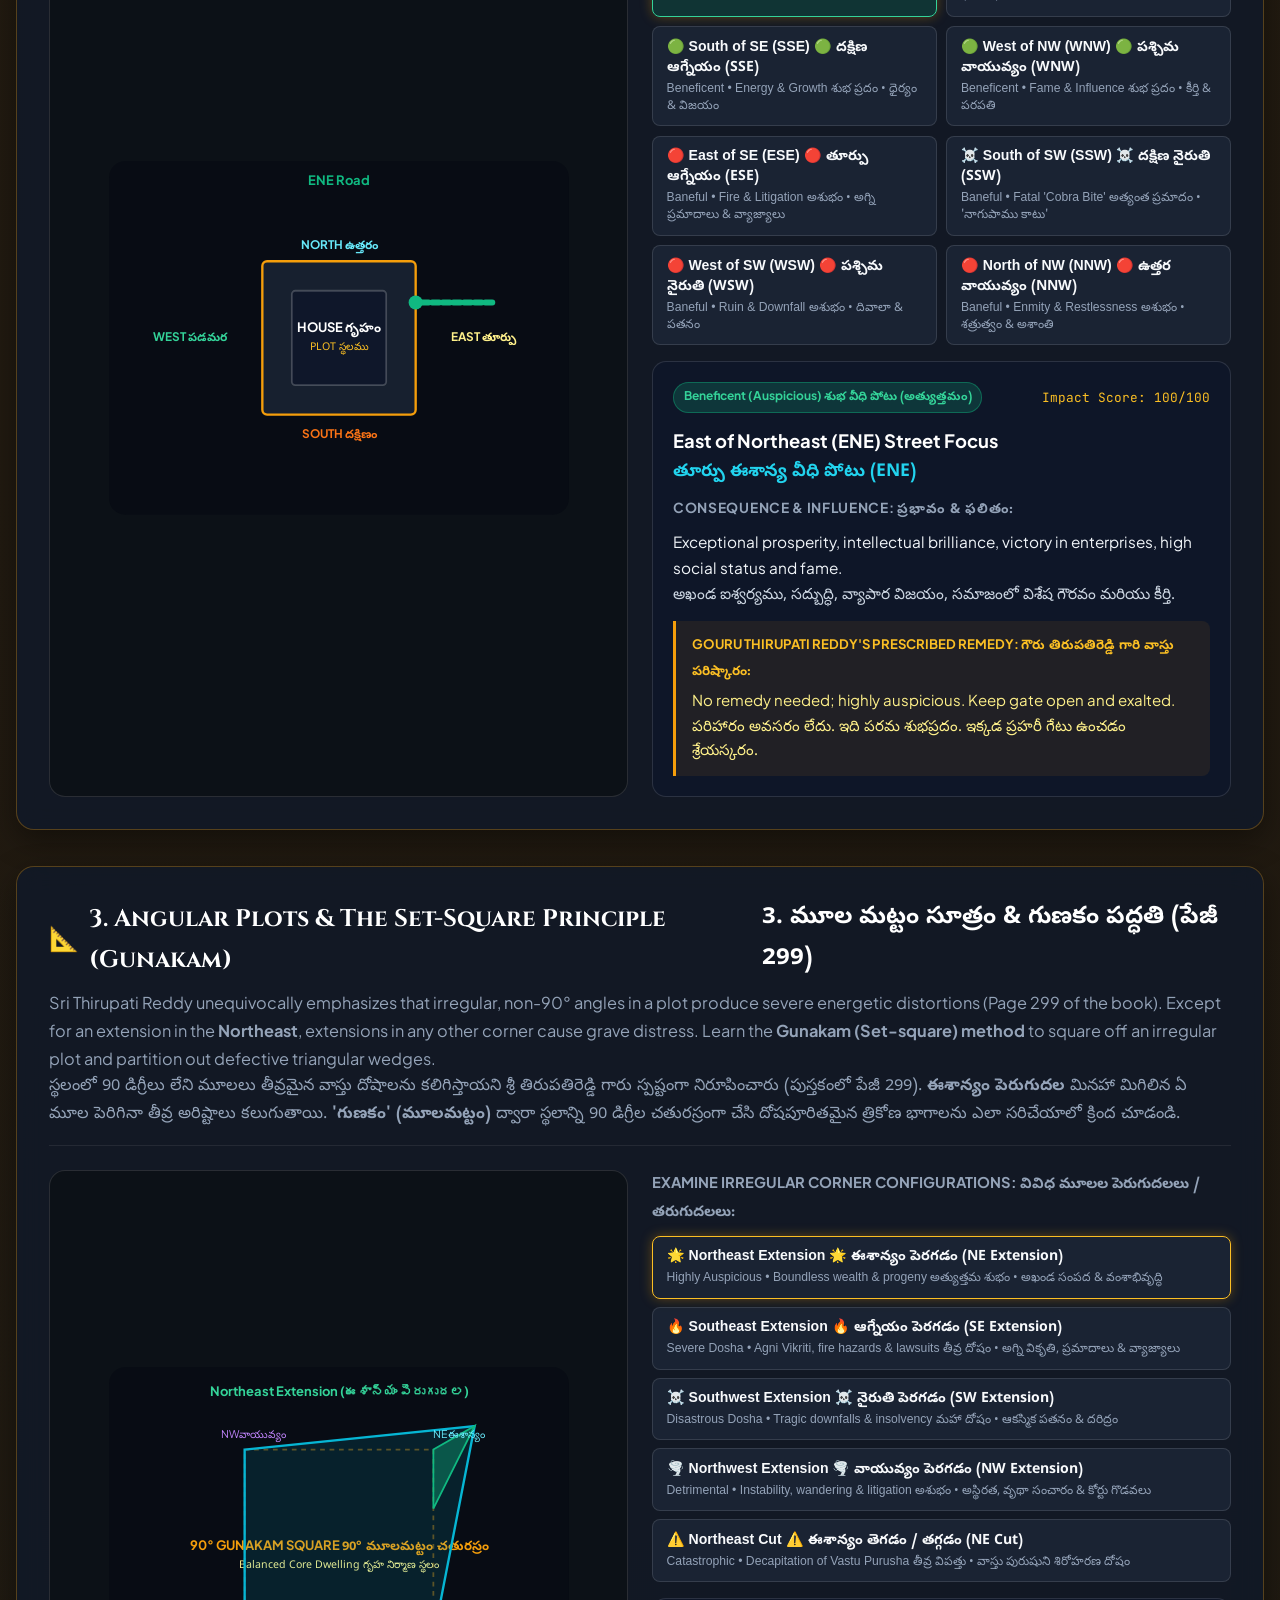
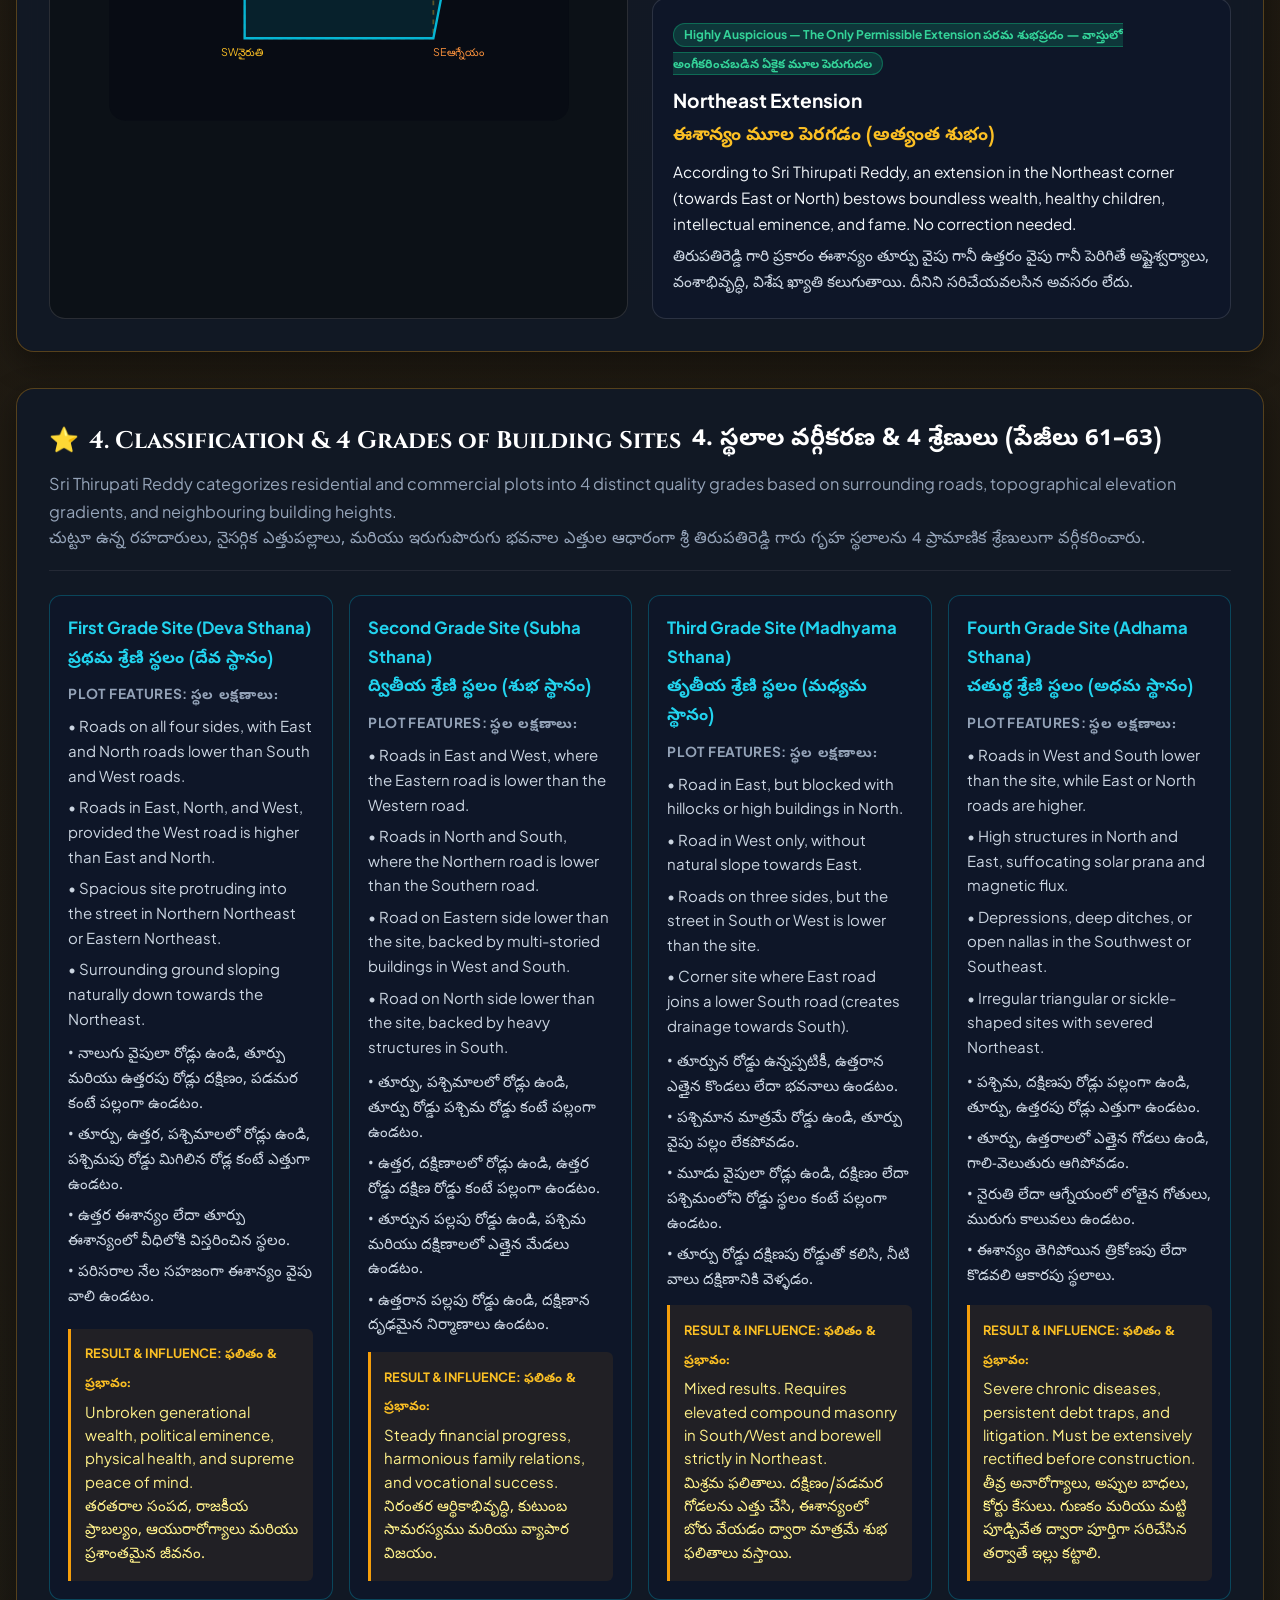
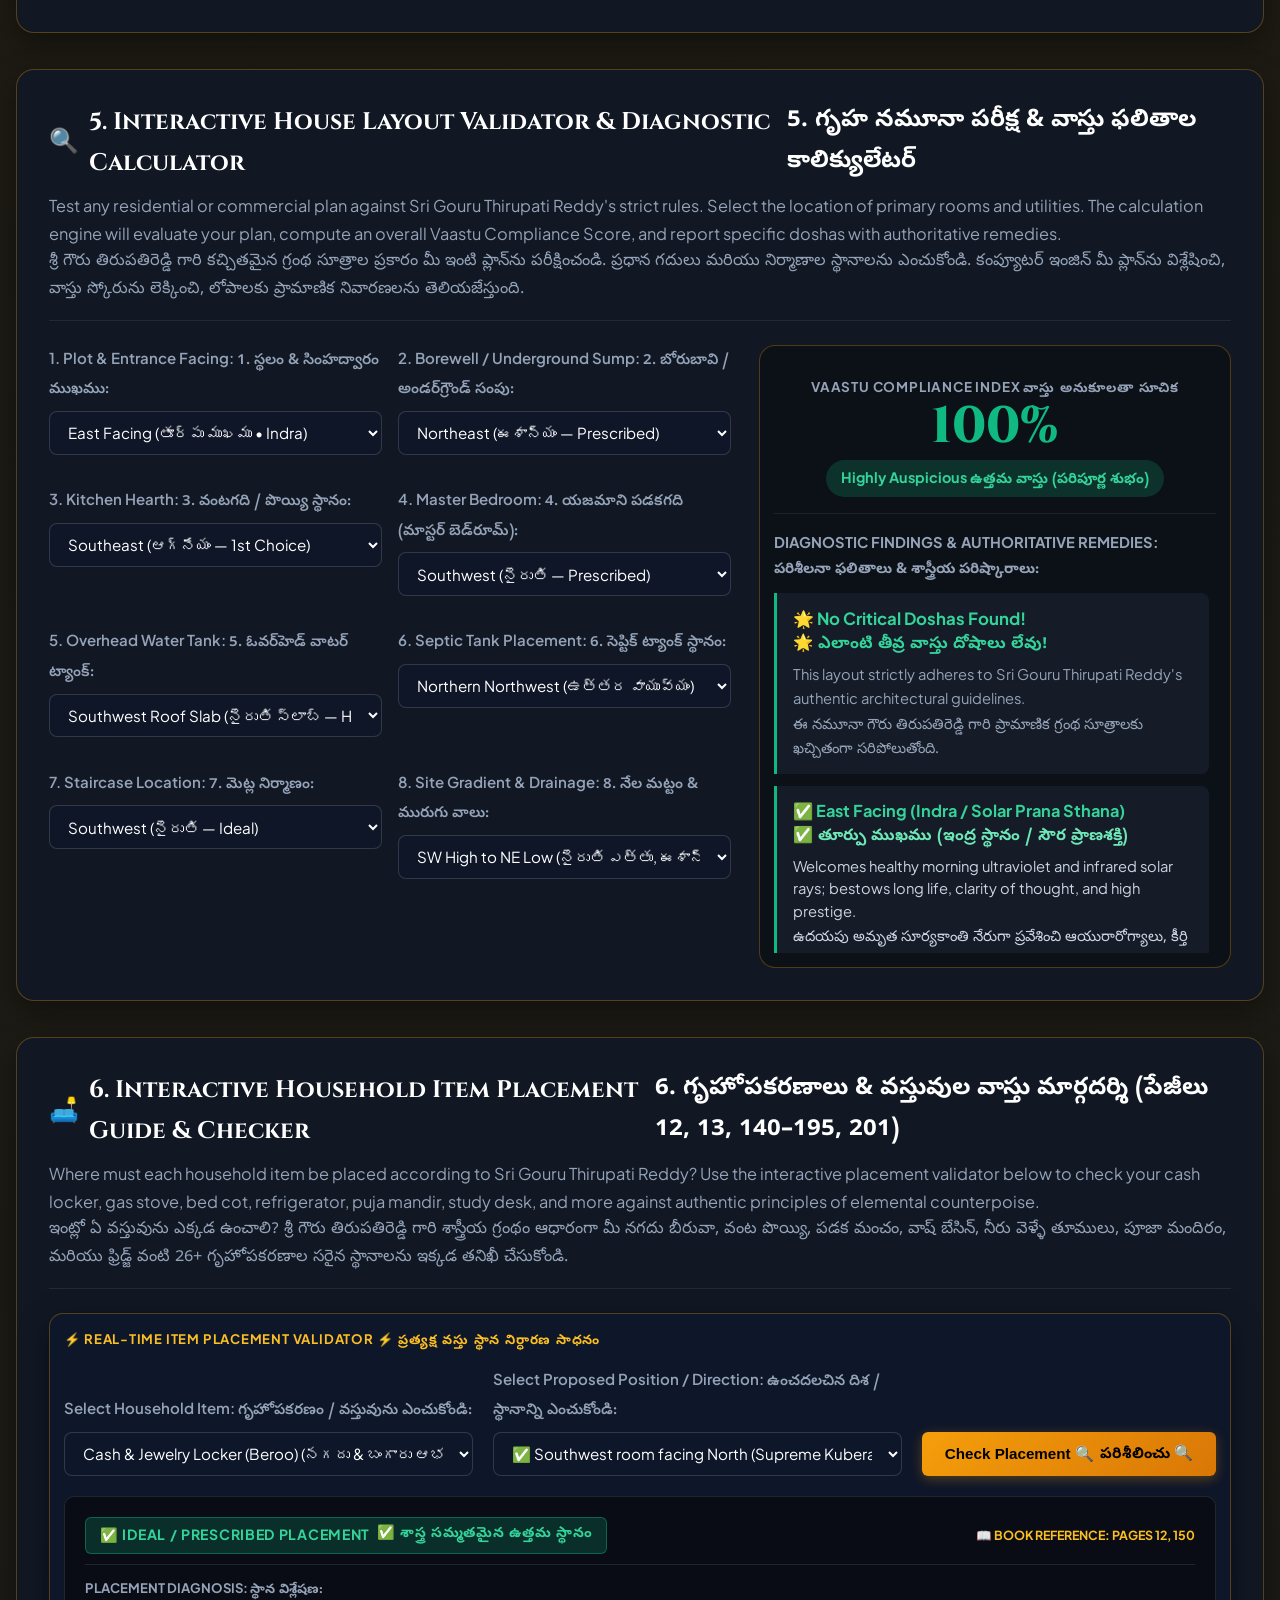
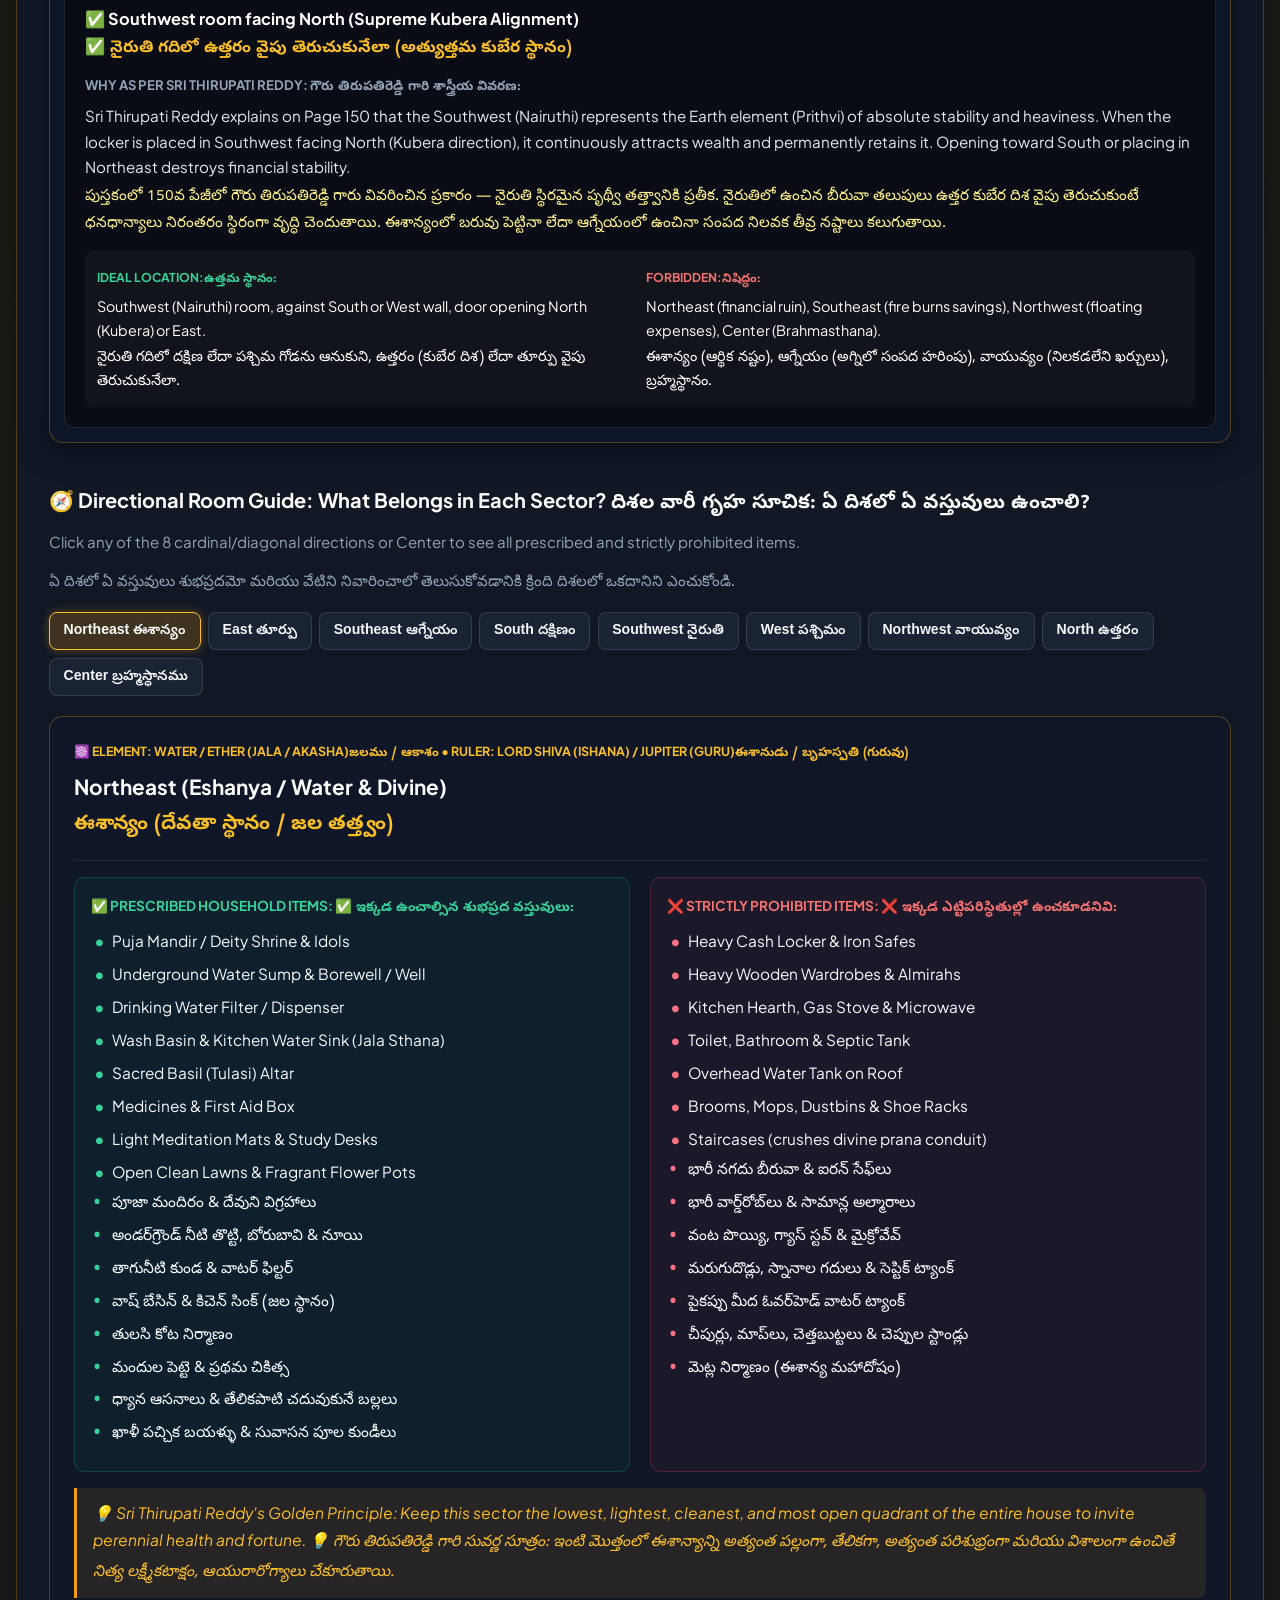
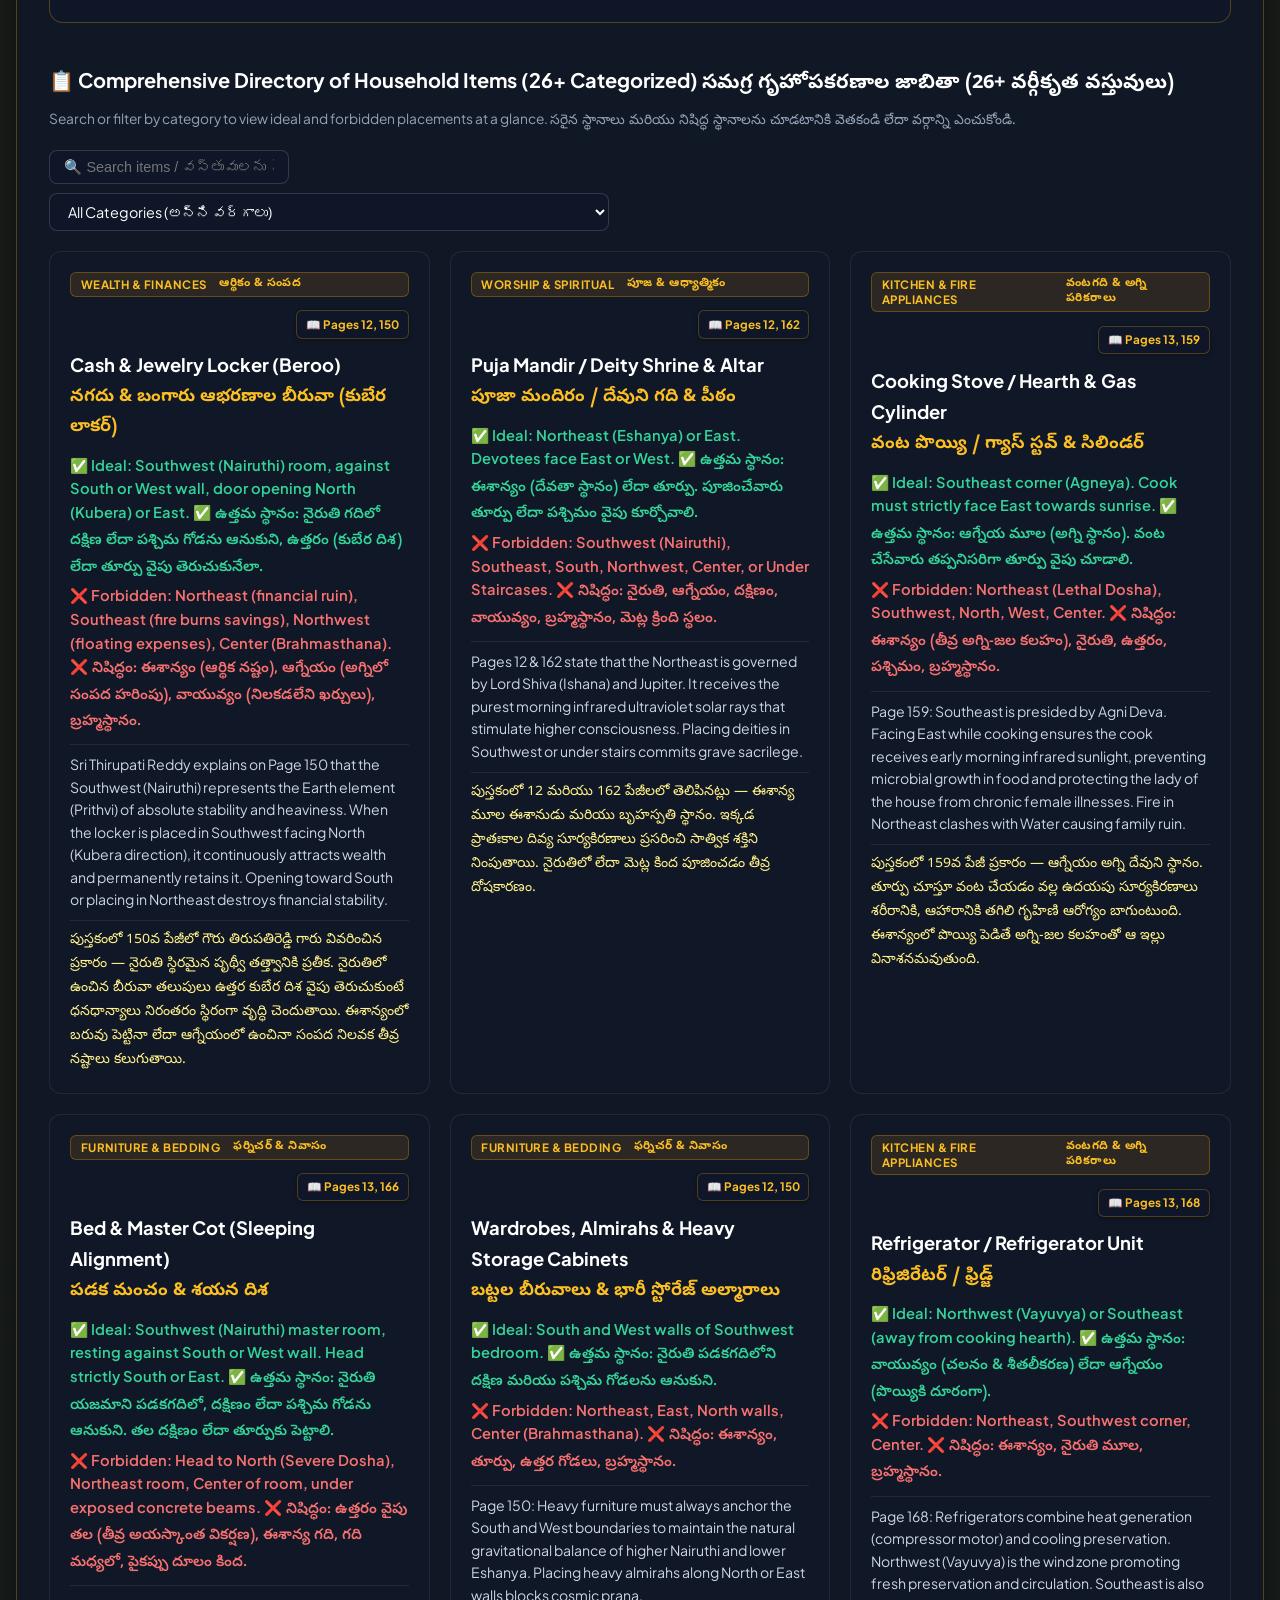
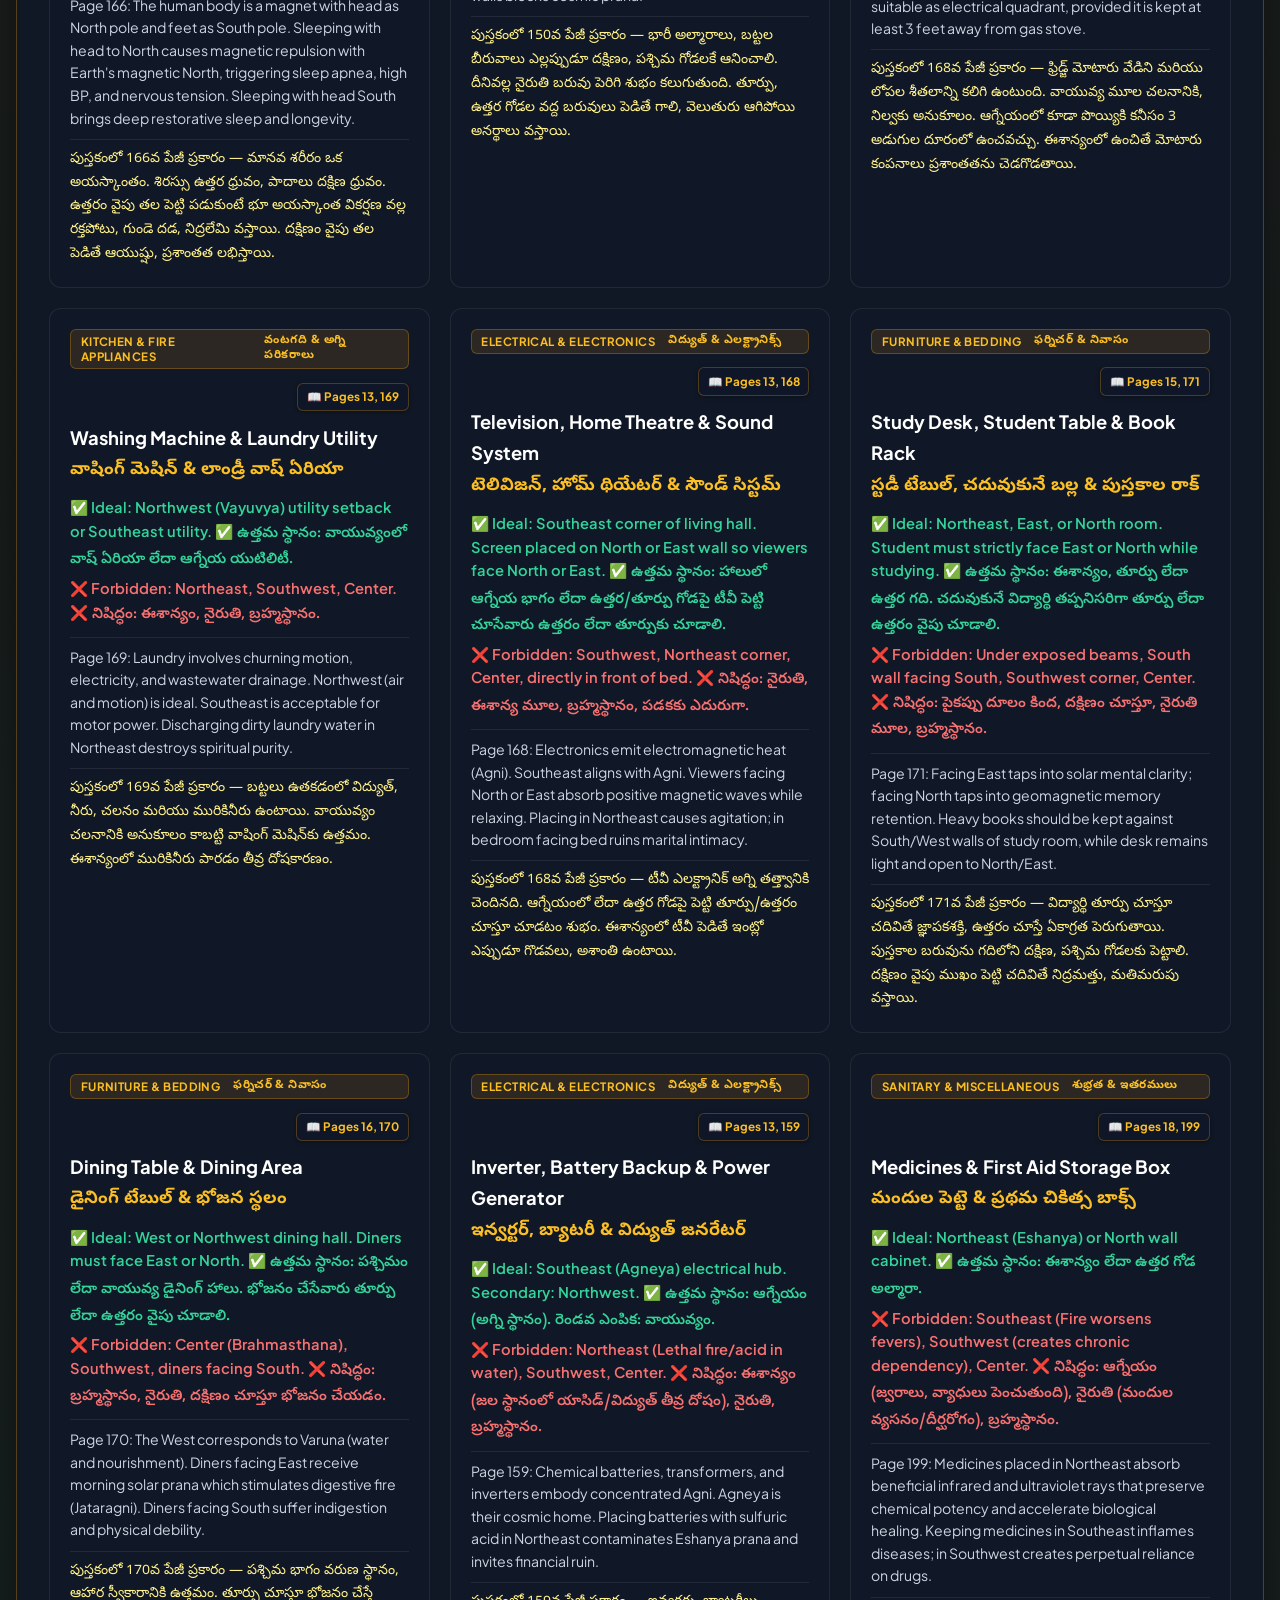
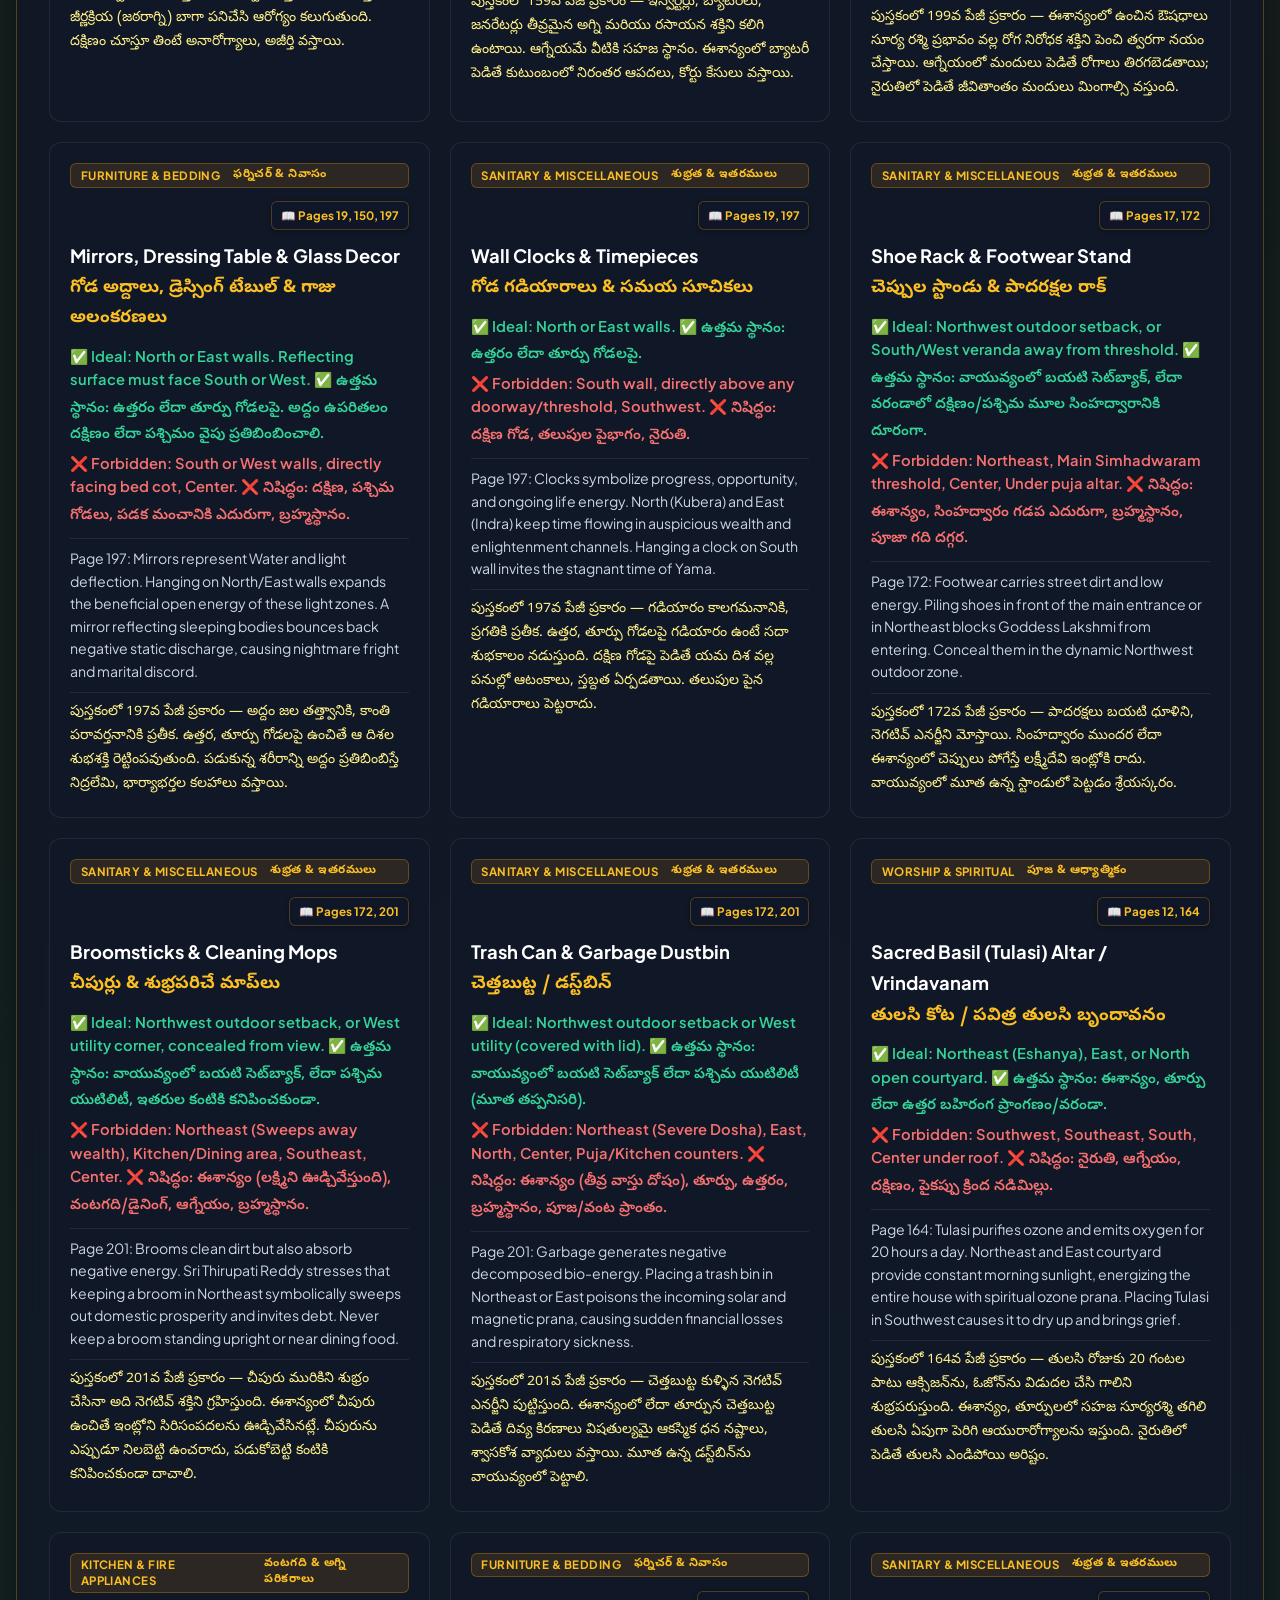
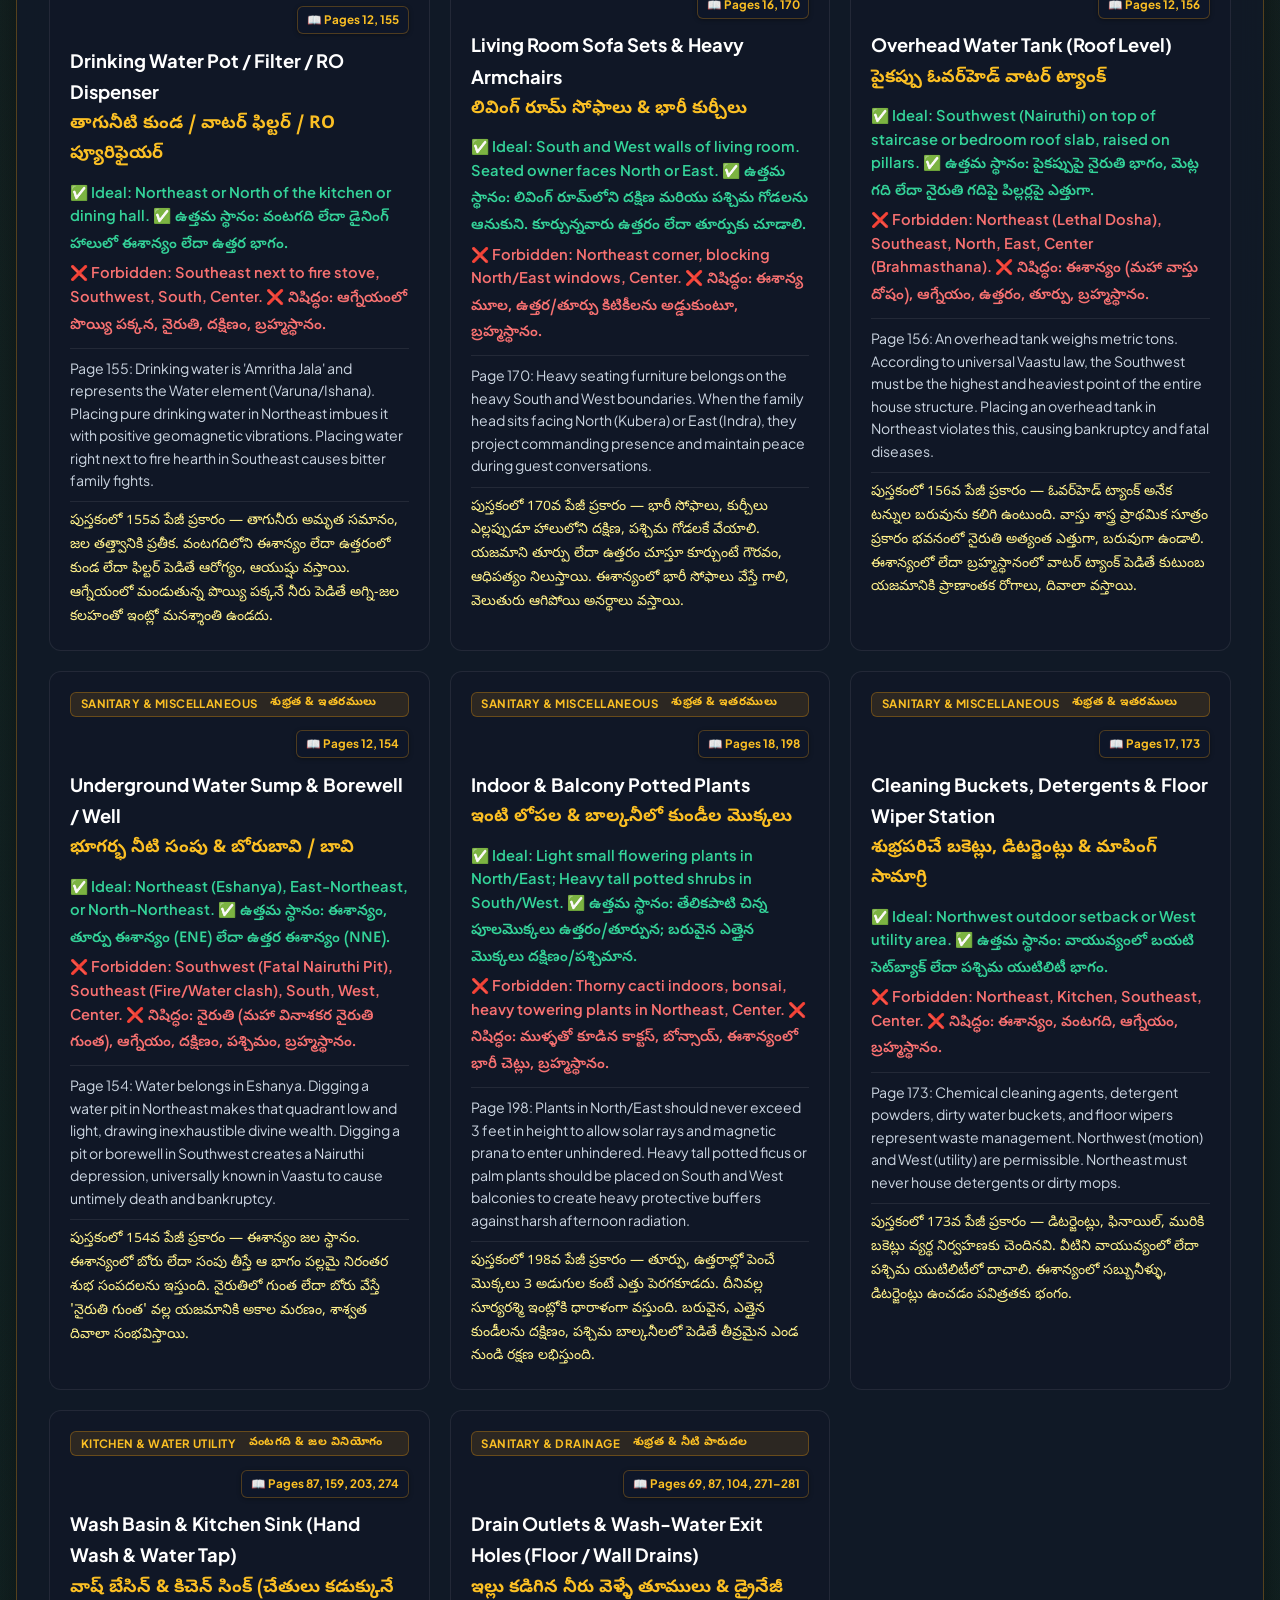
<file: Vaastu/index.html>
<!DOCTYPE html>
<html lang="en">
<head>
  <meta charset="UTF-8">
  <meta name="viewport" content="width=device-width, initial-scale=1.0">
  <title>Vāstu-śāstra (వాస్తుశాస్త్రము • वास्तुशास्त्रమ్) — The Secret World of Vaastu | Sri Gouru Thirupati Reddy</title>
  <link rel="icon" type="image/svg+xml" href="favicon.svg">
  <link rel="stylesheet" href="style.css">
  <link rel="preconnect" href="https://fonts.googleapis.com">
  <link rel="preconnect" href="https://fonts.gstatic.com" crossorigin>
  <link href="https://fonts.googleapis.com/css2?family=Cinzel:wght@600;700;800;900&family=Plus+Jakarta+Sans:wght@300;400;500;600;700;800&family=JetBrains+Mono:wght@400;500;600;700&family=Noto+Sans+Telugu:wght@400;600;700;800&display=swap" rel="stylesheet">
  <style>
    .temple-tabs-wrap {
      display: flex;
      gap: 0.5rem;
      flex-wrap: wrap;
      margin-bottom: 1.25rem;
    }
    .temple-tab-btn {
      background: rgba(30, 41, 59, 0.7);
      border: 1px solid rgba(255, 255, 255, 0.12);
      border-radius: 8px;
      padding: 0.55rem 0.95rem;
      color: var(--text-main);
      font-size: 0.94rem;
      font-weight: 600;
      cursor: pointer;
      transition: all 0.2s ease;
    }
    .temple-tab-btn:hover {
      background: rgba(45, 60, 85, 0.9);
      border-color: var(--cyan-accent);
    }
    .temple-tab-btn.active {
      background: rgba(6, 182, 212, 0.2);
      border-color: var(--cyan-bright);
      color: #fff;
      box-shadow: 0 0 10px rgba(6, 182, 212, 0.35);
    }
  </style>
</head>
<body data-lang="dual">

  <!-- Sticky Header with Hamburger Navigation (Works for both Mobile & Desktop) -->
  <header class="site-header">
    <div class="header-container">
      <div class="logo-area">
        <div class="vaastu-icon">🏛️</div>
        <div class="logo-text">
          <h1>Vāstu-śāstra</h1>
          <span>వాస్తు శాస్త్రము • Secret World of Vaastu</span>
        </div>
      </div>

      <div class="header-controls">
        <div class="lang-segmented" role="group" aria-label="Language Selector">
          <button type="button" class="lang-opt active" data-lang-val="dual" title="Bilingual View">
            <span class="lang-full">🌐 Dual</span>
            <span class="lang-short">Dual</span>
          </button>
          <button type="button" class="lang-opt" data-lang-val="telugu" title="తెలుగు మాత్రమే">
            <span class="lang-full">తెలుగు</span>
            <span class="lang-short">తెలుగు</span>
          </button>
          <button type="button" class="lang-opt" data-lang-val="english" title="English Only">
            <span class="lang-full">English</span>
            <span class="lang-short">Eng</span>
          </button>
        </div>

        <!-- Hamburger Menu Button (Works for both Desktop & Mobile) -->
        <button id="menuToggle" class="hamburger-btn" aria-label="Toggle Navigation Menu" aria-expanded="false" title="Menu / మెనూ">
          <span class="hamburger-box">
            <span class="hamburger-inner"></span>
          </span>
        </button>
      </div>
    </div>
  </header>

  <!-- Navigation Drawer Overlay -->
  <div id="navOverlay" class="nav-overlay" aria-hidden="true"></div>

  <!-- Navigation Drawer Menu (Works for both Mobile & Desktop) -->
  <aside id="navDrawer" class="nav-drawer" aria-label="Main Navigation Menu" aria-hidden="true">
    <div class="drawer-header">
      <div class="drawer-title">
        <span style="font-size: 1.35rem;">🏛️</span>
        <div>
          <div class="lang-en" style="font-weight: 700; color: #fff; font-size: 1.05rem;">Vaastu Portal Navigation</div>
          <div class="lang-te" style="font-weight: 700; color: var(--gold-bright); font-size: 0.95rem; font-family: var(--font-telugu);">వాస్తు అంశాల సూచిక</div>
        </div>
      </div>
      <button id="closeDrawer" class="drawer-close-btn" aria-label="Close Navigation Menu">✕</button>
    </div>

    <nav class="drawer-nav-list">
      <a href="#zones" class="drawer-nav-item active">
        <span class="drawer-item-icon">📐</span>
        <span class="drawer-item-text">
          <span class="lang-en">1. 16-Zone Perimeter Matrix</span>
          <span class="lang-te">1. 16 స్థానాల పట్టిక</span>
        </span>
      </a>
      <a href="#vithi" class="drawer-nav-item">
        <span class="drawer-item-icon">🛣️</span>
        <span class="drawer-item-text">
          <span class="lang-en">2. Street Focus (Vithi Shula)</span>
          <span class="lang-te">2. వీధి శూల విశ్లేషణ</span>
        </span>
      </a>
      <a href="#gunakam" class="drawer-nav-item">
        <span class="drawer-item-icon">📐</span>
        <span class="drawer-item-text">
          <span class="lang-en">3. Gunakam Set-Square Calculator</span>
          <span class="lang-te">3. గుణకం మూలమట్టం గణన</span>
        </span>
      </a>
      <a href="#sitegrades" class="drawer-nav-item">
        <span class="drawer-item-icon">⚖️</span>
        <span class="drawer-item-text">
          <span class="lang-en">4. Site Grades (A, B, C, D)</span>
          <span class="lang-te">4. స్థల శ్రేణులు (ఎ, బి, సి, డి)</span>
        </span>
      </a>
      <a href="#diagnostic" class="drawer-nav-item">
        <span class="drawer-item-icon">🔍</span>
        <span class="drawer-item-text">
          <span class="lang-en">5. House Layout Validator & Diagnostic</span>
          <span class="lang-te">5. గృహ నమూనా పరీక్ష & గణన</span>
        </span>
      </a>
      <a href="#items" class="drawer-nav-item">
        <span class="drawer-item-icon">🛋️</span>
        <span class="drawer-item-text">
          <span class="lang-en">6. Household Item Placement Guide</span>
          <span class="lang-te">6. గృహోపకరణాల వాస్తు మార్గదర్శి</span>
        </span>
      </a>
      <a href="#staircases" class="drawer-nav-item">
        <span class="drawer-item-icon">🪜</span>
        <span class="drawer-item-text">
          <span class="lang-en">6B. Steps, Staircase & Lift Note</span>
          <span class="lang-te">6B. మెట్ల నిర్మాణం & లిఫ్ట్ గమనిక</span>
        </span>
      </a>
      <a href="#multistorey" class="drawer-nav-item">
        <span class="drawer-item-icon">🏢</span>
        <span class="drawer-item-text">
          <span class="lang-en">6C. Duplex & Triplex (Multi-Storey)</span>
          <span class="lang-te">6C. డ్యూప్లెక్స్ & ట్రిప్లెక్స్ (అంతస్తులు)</span>
        </span>
      </a>
      <a href="#separatefloors" class="drawer-nav-item">
        <span class="drawer-item-icon">🏬</span>
        <span class="drawer-item-text">
          <span class="lang-en">6D. Separate Floors & Apartment Blocks</span>
          <span class="lang-te">6D. వేర్వేరు అంతస్తులు & అపార్ట్‌మెంట్లు</span>
        </span>
      </a>
      <a href="#temples" class="drawer-nav-item">
        <span class="drawer-item-icon">🛕</span>
        <span class="drawer-item-text">
          <span class="lang-en">7. Temple Vaastu Case Studies (21 Shrines)</span>
          <span class="lang-te">7. 21 పుణ్యక్షేత్రాల వాస్తు పరిశోధనలు</span>
        </span>
      </a>
      <a href="#living" class="drawer-nav-item">
        <span class="drawer-item-icon">🏡</span>
        <span class="drawer-item-text">
          <span class="lang-en">8. Living Vaastu & Construction Rules</span>
          <span class="lang-te">8. నివాస సూత్రాలు & నిర్మాణ నియమాలు</span>
        </span>
      </a>
      <a href="#compass" class="drawer-nav-item">
        <span class="drawer-item-icon">🧭</span>
        <span class="drawer-item-text">
          <span class="lang-en">9. Magnetic Compass Tilt & Cardinal Grids</span>
          <span class="lang-te">9. దిక్సూచి వాలు & దిశా విన్యాసం</span>
        </span>
      </a>
      <a href="#industrial" class="drawer-nav-item">
        <span class="drawer-item-icon">🏭</span>
        <span class="drawer-item-text">
          <span class="lang-en">10. Industrial & Commercial Vaastu</span>
          <span class="lang-te">10. పరిశ్రమలు & వాణిజ్య వాస్తు</span>
        </span>
      </a>
      <a href="#proverbs" class="drawer-nav-item">
        <span class="drawer-item-icon">📜</span>
        <span class="drawer-item-text">
          <span class="lang-en">11. Folk Proverbs & Authoritative Maxims</span>
          <span class="lang-te">11. జానపద సామెతలు & ప్రమాణాలు</span>
        </span>
      </a>
    </nav>
  </aside>

  <div class="container">

    <!-- Hero Section -->
    <section class="hero" id="overview">
      <div class="hero-pill">
        <span class="lang-en">🏛️ Architectural Science of Cosmic Orientation, Energy Grids & Topography</span>
        <span class="lang-te">🏛️ దిశా విన్యాసం, శక్తి క్షేత్రాలు & నైసర్గిక శాస్త్రీయ వాస్తు విజ్ఞానం</span>
      </div>
      <h2 class="hero-title">
        <span class="lang-en">Vāstu-śāstra & The Science of Built Harmony</span>
        <span class="lang-te">వాస్తు శాస్త్రము & నిర్మాణ సమతుల్య విజ్ఞానము</span>
      </h2>
      <p class="hero-sub lang-en">
        An accurate computational realization of the complete 352-page seminal masterwork 
        <strong>“The Secret World of Vaastu” (వాస్తు శాస్త్ర వాస్తవాలు)</strong> by renowned Vaastu authority 
        <strong>Sri Gouru Thirupati Reddy</strong> of Proddatur, Andhra Pradesh. 
        Explore the definitive <strong>16-zone perimeter matrix</strong>, 
        beneficent and baneful <strong>Vīthi Śūla street thrusts</strong>, 
        rigorous <strong>Gunakam 90° angular plot corrections</strong>, 
        <strong>1st to 4th Grade Site classifications</strong>, 
        empirical <strong>Temple Vaastu case studies</strong> (Tirumala, Srisailam, Srikalahasti, Hampi), 
        <strong>Rented House & bio-magnetic sleeping rules</strong>, and the author's famous <strong>rhyming proverbs</strong>.
      </p>
      <p class="hero-sub lang-te" style="font-family: var(--font-telugu);">
        ప్రముఖ వాస్తు పరిశోధకులు <strong>శ్రీ గౌరు తిరుపతిరెడ్డి (ప్రొద్దుటూరు, ఆం.ప్ర.)</strong> రచించిన 352 పేజీల ప్రామాణిక గ్రంథం 
        <strong>“వాస్తు శాస్త్ర వాస్తవాలు” (The Secret World of Vaastu)</strong> ఆధారంగా సంపూర్ణ శాస్త్రీయ కచ్చితత్వంతో నిర్మించబడిన డిజిటల్ వ్యవస్థ. 
        గృహ పరిధిలోని <strong>16 స్థానాలు</strong>, శుభ/అశుభ <strong>వీధి శూలల విశ్లేషణ</strong>, 
        <strong>గుణకం (మూలమట్టం) ఆధారంగా స్థలాల సవరణ</strong>, <strong>4 శ్రేణుల స్థలాల వర్గీకరణ</strong>, 
        <strong>ప్రసిద్ధ దేవాలయాల వాస్తు పరిశోధనలు</strong> (తిరుమల, శ్రీశైలం, శ్రీకాళహస్తి, హంపి), 
        <strong>అద్దె ఇళ్లు & శయన దిశా నియమాలు</strong>, మరియు తిరుపతిరెడ్డి గారి <strong>ప్రాసతో కూడిన సువర్ణ సామెతల ఖజానా</strong>ను ఇక్కడ పరిశీలించండి.
      </p>

      <div class="hero-actions">
        <a href="#zones" class="btn-primary">
          <span class="lang-en">Explore 16-Zone Matrix 📐</span>
          <span class="lang-te">16 స్థానాల పట్టిక 📐</span>
        </a>
        <a href="#diagnostic" class="btn-ghost">
          <span class="lang-en">Validate House Layout 🔍</span>
          <span class="lang-te">గృహ నమూనా పరీక్ష 🔍</span>
        </a>
        <a href="#items" class="btn-primary" style="background:linear-gradient(135deg, #f59e0b, #d97706); color:#000; font-weight:700;">
          <span class="lang-en">Item Placement Guide 🛋️</span>
          <span class="lang-te">వస్తు విన్యాస మార్గదర్శి 🛋️</span>
        </a>
        <a href="#temples" class="btn-ghost">
          <span class="lang-en">Temple Case Studies 🛕</span>
          <span class="lang-te">దేవాలయాల పరిశోధన 🛕</span>
        </a>
        <a href="#sitegrades" class="btn-ghost">
          <span class="lang-en">4 Site Grades ⭐</span>
          <span class="lang-te">4 స్థల శ్రేణులు ⭐</span>
        </a>
        <a href="#proverbs" class="btn-ghost">
          <span class="lang-en">Treasury of Proverbs 📜</span>
          <span class="lang-te">వాస్తు సామెతలు 📜</span>
        </a>
      </div>
    </section>

    <!-- Author Citation Banner -->
    <div class="citation-banner">
      <div class="citation-badge">📖</div>
      <div class="citation-content">
        <h4>
          <span class="lang-en">Authoritative Source: “The Secret World of Vaastu” (వాస్తు శాస్త్ర వాస్తవాలు) — All 352 Pages Analyzed</span>
          <span class="lang-te">ప్రామాణిక గ్రంథం: “వాస్తు శాస్త్ర వాస్తవాలు” — సమగ్ర 352 పేజీల విశ్లేషణ</span>
        </h4>
        <p class="lang-en">
          Authored by <strong>Sri Gouru Thirupati Reddy</strong> — 8th Edition (June 2013), Prajahitha Publishers, Proddatur, Y.S.R. Kadapa Dist., A.P. 
          Renowned across India and abroad for stripping superstition away from traditional architecture, 
          grounding Vastu in empirical geometry, solar trajectories, magnetic fields, and topographic gravity gradients.
        </p>
        <p class="lang-te" style="font-family: var(--font-telugu);">
          రచయిత: <strong>శ్రీ గౌరు తిరుపతిరెడ్డి</strong> — 8వ ముద్రణ (జూన్ 2013), ప్రజాహిత పబ్లిషర్స్, ప్రొద్దుటూరు, వై.ఎస్.ఆర్. కడప జిల్లా, ఆంధ్రప్రదేశ్. 
          అంధవిశ్వాసాలను తొలగించి రేఖాగణితం, సౌరశక్తి, అయస్కాంత తరంగాలు, భూగురుత్వాకర్షణ మరియు వాలు ఆధారంగా వాస్తును శాస్త్రీయంగా నిరూపించిన మహోన్నత గ్రంథం.
        </p>
      </div>
    </div>

    <!-- SECTION 1: 16-ZONE PERIMETER MATRIX -->
    <section id="zones" class="panel">
      <div class="section-head">
        <h3 class="section-title">
          <span>📐</span>
          <span class="lang-en">1. “Vaasthu at a Glance” — The 16-Zone Perimeter Matrix</span>
          <span class="lang-te">1. సమగ్ర వాస్తు దర్శిని — 16 పరిధీయ స్థానాలు (పేజీలు 12–13)</span>
        </h3>
        <p class="section-sub lang-en">
          Sri Thirupati Reddy divides the boundary of every rectangular dwelling into 16 distinct sectors 
          (Pages 12–13 of the book). Each cardinal direction is bisected into 
          <strong>Exalted (Uccha — Highly Auspicious)</strong> and 
          <strong>Exiguous / Debilitated (Neecha — Inauspicious)</strong> zones, flanked by the 4 elemental corners 
          and the cosmic <strong>Brahmasthana</strong> in the center. Click any cell to inspect exact prescriptions.
        </p>
        <p class="section-sub lang-te" style="font-family: var(--font-telugu);">
          గౌరు తిరుపతిరెడ్డి గారు ప్రతి దీర్ఘచతురస్రాకార స్థలాన్ని 16 స్పష్టమైన విభాగాలుగా వర్గీకరించారు (పుస్తకంలో పేజీలు 12–13). 
          ప్రతి ప్రధాన దిక్కు <strong>ఉచ్ఛ (అత్యంత శుభం)</strong> మరియు <strong>నీచ (అశుభం)</strong> భాగాలుగా విభజించబడింది. 
          4 మూలల స్థానాలు మరియు కేంద్ర <strong>బ్రహ్మస్థానము</strong>తో కూడిన ఈ పట్టికలో ఏ గడిపైనైనా క్లిక్ చేసి సమగ్ర ఫలితాలను చూడండి.
        </p>
      </div>

      <div class="zones-layout">
        <!-- Interactive Visual Plot -->
        <div class="interactive-compass-card">
          <div style="font-size:0.92rem; font-weight:700; color:var(--cyan-bright); text-transform:uppercase; letter-spacing:0.06em; margin-bottom:0.6rem;">
            <span class="lang-en">NORTH • KUBERA </span>
            <span class="lang-te">ఉత్తరం • కుబేర స్థానం</span>
          </div>

          <div class="perimeter-grid">
            <!-- Row 1: NW, NNW, NNE, NE -->
            <div class="zone-cell corner-air" data-zone="vayavya" title="Northwest (Vayavya Corner)">
              <div class="zone-code"><span class="lang-en">NW </span><span class="lang-te">వాయువ్యం</span></div>
              <div class="zone-title"><span class="lang-en">Vayavya </span><span class="lang-te">వాయువ్య మూల</span></div>
              <span class="zone-tag" style="background:rgba(168,85,247,0.3); color:#c084fc;">
                <span class="lang-en">Air </span><span class="lang-te">వాయువు</span>
              </span>
            </div>

            <div class="zone-cell neecha" data-zone="nnw" title="Northern Northwest">
              <div class="zone-code"><span class="lang-en">NNW </span><span class="lang-te">ఉ.వా</span></div>
              <div class="zone-title"><span class="lang-en">North NW </span><span class="lang-te">ఉత్తర వాయువ్యం</span></div>
              <span class="zone-tag neecha"><span class="lang-en">Neecha </span><span class="lang-te">నీచ స్థానం</span></span>
            </div>

            <div class="zone-cell uccha" data-zone="nne" title="Northern Northeast">
              <div class="zone-code"><span class="lang-en">NNE </span><span class="lang-te">ఉ.ఈ</span></div>
              <div class="zone-title"><span class="lang-en">North NE </span><span class="lang-te">ఉత్తర ఈశాన్యం</span></div>
              <span class="zone-tag uccha"><span class="lang-en">Uccha </span><span class="lang-te">ఉచ్ఛ స్థానం</span></span>
            </div>

            <div class="zone-cell corner-water" data-zone="eshanya" title="Northeast (Eshanya Corner)">
              <div class="zone-code"><span class="lang-en">NE </span><span class="lang-te">ఈశాన్యం</span></div>
              <div class="zone-title"><span class="lang-en">Eshanya </span><span class="lang-te">ఈశాన్య మూల</span></div>
              <span class="zone-tag" style="background:rgba(6,182,212,0.3); color:#67e8f9;">
                <span class="lang-en">Water </span><span class="lang-te">జలం</span>
              </span>
            </div>

            <!-- Row 2: WNW, Brahmasthana (Center span), ENE -->
            <div class="zone-cell neecha" data-zone="wnw" title="Western Northwest">
              <div class="zone-code"><span class="lang-en">WNW </span><span class="lang-te">ప.వా</span></div>
              <div class="zone-title"><span class="lang-en">West NW </span><span class="lang-te">పశ్చిమ వాయువ్యం</span></div>
              <span class="zone-tag neecha"><span class="lang-en">Neecha </span><span class="lang-te">నీచ స్థానం</span></span>
            </div>

            <div class="zone-cell brahma" data-zone="brahmasthana" title="Brahmasthana (Cosmic Center)">
              <div style="font-size: 1.8rem; margin-bottom: 0.2rem;">☸️</div>
              <div class="lang-en" style="font-family: var(--font-display); font-size: 1.15rem; font-weight: 800; color: var(--gold-bright);">
                BRAHMASTHANA
              </div>
              <div class="lang-te" style="font-family: var(--font-telugu); font-size: 1.05rem; font-weight: 700; color: #fff;">
                బ్రహ్మస్థానము (ఆకాశం)
              </div>
              <div style="font-size: 0.82rem; color: var(--text-muted); margin-top: 0.35rem; text-align: center;">
                <span class="lang-en">Open • Weightless • Pure </span>
                <span class="lang-te">ఖాళీ • నిర్మలం • బరువులేనిది</span>
              </div>
            </div>

            <div class="zone-cell uccha active" data-zone="ene" title="Eastern Northeast">
              <div class="zone-code"><span class="lang-en">ENE </span><span class="lang-te">తూ.ఈ</span></div>
              <div class="zone-title"><span class="lang-en">East NE </span><span class="lang-te">తూర్పు ఈశాన్యం</span></div>
              <span class="zone-tag uccha"><span class="lang-en">Uccha </span><span class="lang-te">ఉచ్ఛ స్థానం</span></span>
            </div>

            <!-- Row 3: WSW, ESE -->
            <div class="zone-cell uccha" data-zone="wsw" title="Western Southwest">
              <div class="zone-code"><span class="lang-en">WSW </span><span class="lang-te">ప.నై</span></div>
              <div class="zone-title"><span class="lang-en">West SW </span><span class="lang-te">పశ్చిమ నైరుతి</span></div>
              <span class="zone-tag uccha"><span class="lang-en">Uccha </span><span class="lang-te">ఉచ్ఛ స్థానం</span></span>
            </div>

            <div class="zone-cell neecha" data-zone="ese" title="Eastern Southeast">
              <div class="zone-code"><span class="lang-en">ESE </span><span class="lang-te">తూ.ఆ</span></div>
              <div class="zone-title"><span class="lang-en">East SE </span><span class="lang-te">తూర్పు ఆగ్నేయం</span></div>
              <span class="zone-tag neecha"><span class="lang-en">Neecha </span><span class="lang-te">నీచ స్థానం</span></span>
            </div>

            <!-- Row 4: SW, SSW, SSE, SE -->
            <div class="zone-cell corner-earth" data-zone="niruthi" title="Southwest (Niruthi Corner)">
              <div class="zone-code"><span class="lang-en">SW </span><span class="lang-te">నైరుతి</span></div>
              <div class="zone-title"><span class="lang-en">Niruthi </span><span class="lang-te">నైరుతి మూల</span></div>
              <span class="zone-tag" style="background:rgba(217,119,6,0.3); color:#fbbf24;">
                <span class="lang-en">Earth </span><span class="lang-te">భూమి</span>
              </span>
            </div>

            <div class="zone-cell neecha" data-zone="ssw" title="Southern Southwest">
              <div class="zone-code"><span class="lang-en">SSW </span><span class="lang-te">ద.నై</span></div>
              <div class="zone-title"><span class="lang-en">South SW </span><span class="lang-te">దక్షిణ నైరుతి</span></div>
              <span class="zone-tag neecha"><span class="lang-en">Neecha </span><span class="lang-te">నీచ స్థానం</span></span>
            </div>

            <div class="zone-cell uccha" data-zone="sse" title="Southern Southeast">
              <div class="zone-code"><span class="lang-en">SSE </span><span class="lang-te">ద.ఆ</span></div>
              <div class="zone-title"><span class="lang-en">South SE </span><span class="lang-te">దక్షిణ ఆగ్నేయం</span></div>
              <span class="zone-tag uccha"><span class="lang-en">Uccha </span><span class="lang-te">ఉచ్ఛ స్థానం</span></span>
            </div>

            <div class="zone-cell corner-fire" data-zone="agneya" title="Southeast (Agneya Corner)">
              <div class="zone-code"><span class="lang-en">SE </span><span class="lang-te">ఆగ్నేయం</span></div>
              <div class="zone-title"><span class="lang-en">Agneya </span><span class="lang-te">ఆగ్నేయ మూల</span></div>
              <span class="zone-tag" style="background:rgba(249,115,22,0.3); color:#fb923c;">
                <span class="lang-en">Fire </span><span class="lang-te">అగ్ని</span>
              </span>
            </div>
          </div>

          <div style="font-size:0.92rem; font-weight:700; color:#fb923c; text-transform:uppercase; letter-spacing:0.06em; margin-top:0.6rem;">
            <span class="lang-en">SOUTH • YAMA </span>
            <span class="lang-te">దక్షిణం • యమ స్థానం</span>
          </div>
        </div>

        <!-- Zone Detail Card -->
        <div class="zone-detail-card" id="zoneDetailContainer">
          <!-- Dynamically populated by vaastu.js -->
        </div>
      </div>
    </section>

    <!-- SECTION 2: STREET FOCUS (VITHI SHULA) SIMULATOR -->
    <section id="vithi" class="panel">
      <div class="section-head">
        <h3 class="section-title">
          <span>🛣️</span>
          <span class="lang-en">2. Street Focus & Road Thrust Simulator (Vīthi Śūla)</span>
          <span class="lang-te">2. వీధి శూల (వీధి పోటు) పరిశీలన యంత్రము (పేజీ 76)</span>
        </h3>
        <p class="section-sub lang-en">
          When an incoming road terminates directly into a house or plot, it exerts a dynamic energy thrust 
          known as <strong>Vīthi Śūla (వీధి శూల)</strong>. Sri Thirupati Reddy classifies 4 street thrusts as 
          <strong>Beneficent (శుభ ప్రదం)</strong> and 4 as <strong>Baneful / Detrimental (అశుభం)</strong>. 
          Select any incoming road below to simulate its impact and review Thirupati Reddy's exact remedial architecture.
        </p>
        <p class="section-sub lang-te" style="font-family: var(--font-telugu);">
          ఒక వీధి నేరుగా స్థలానికి లేదా ఇంటికి ఎదురుగా వచ్చి ముగిసినపుడు ఏర్పడే తీవ్ర శక్తి ప్రవాహాన్ని <strong>'వీధి శూల' (వీధి పోటు)</strong> అంటారు. 
          గౌరు తిరుపతిరెడ్డి గారు 4 వీధి పోట్లను <strong>అత్యంత శుభప్రదమైనవిగాను</strong>, 4 పోట్లను <strong>తీవ్రమైన అశుభాలుగాను</strong> వర్గీకరించారు. 
          క్రింది బటన్లపై క్లిక్ చేసి వాటి ప్రభావం మరియు శాస్త్రీయ నివారణలను పరిశీలించండి.
        </p>
      </div>

      <div class="vithi-grid">
        <!-- SVG Visual Container -->
        <div class="vithi-visual-container">
          <svg viewBox="-45 0 390 300" style="width:100%; max-width:460px; height:auto; display:block; margin:0 auto;">
            <rect x="-45" y="0" width="390" height="300" fill="#080c14" rx="14"/>
            <rect x="85" y="85" width="130" height="130" fill="rgba(30, 41, 59, 0.7)" stroke="#f59e0b" stroke-width="2" rx="4"/>
            <rect x="110" y="110" width="80" height="80" fill="rgba(15, 23, 42, 0.9)" stroke="rgba(255,255,255,0.2)" stroke-width="1.5" rx="3"/>
            <text x="150" y="145" font-family="'Plus Jakarta Sans', sans-serif" font-size="11" font-weight="700" fill="#fff" text-anchor="middle">
              <tspan class="lang-en">HOUSE</tspan>
              <tspan class="lang-te">గృహం</tspan>
            </text>
            <text x="150" y="160" font-family="'Noto Sans Telugu', sans-serif" font-size="9" fill="var(--gold-bright)" text-anchor="middle">
              <tspan class="lang-en">PLOT</tspan>
              <tspan class="lang-te">స్థలము</tspan>
            </text>

            <text x="150" y="75" font-size="10" font-weight="700" fill="#67e8f9" text-anchor="middle">
              <tspan class="lang-en">NORTH</tspan>
              <tspan class="lang-te">ఉత్తరం</tspan>
            </text>
            <text x="245" y="153" font-size="10" font-weight="700" fill="#fef08a" text-anchor="start">
              <tspan class="lang-en">EAST</tspan>
              <tspan class="lang-te">తూర్పు</tspan>
            </text>
            <text x="150" y="235" font-size="10" font-weight="700" fill="#f97316" text-anchor="middle">
              <tspan class="lang-en">SOUTH</tspan>
              <tspan class="lang-te">దక్షిణం</tspan>
            </text>
            <text x="55" y="153" font-size="10" font-weight="700" fill="#34d399" text-anchor="end">
              <tspan class="lang-en">WEST</tspan>
              <tspan class="lang-te">పడమర</tspan>
            </text>

            <g id="vithiSvgArrow">
              <line id="streetArrowLine" x1="280" y1="120" x2="215" y2="120" stroke="#10b981" stroke-width="5" stroke-dasharray="6,3" stroke-linecap="round"/>
              <circle id="streetArrowHead" cx="215" cy="120" r="6" fill="#10b981"/>
              <text id="streetRoadLabel" x="150" y="20" font-size="11" font-weight="700" fill="#10b981" text-anchor="middle">ENE Road Focus</text>
            </g>
          </svg>
        </div>

        <!-- Controls & Results -->
        <div>
          <div style="font-size:0.92rem; font-weight:700; color:var(--text-muted); text-transform:uppercase; margin-bottom:0.6rem;">
            <span class="lang-en">Select Incoming Road Thrust:</span>
            <span class="lang-te">పరిశీలించవలసిన వీధి పోటును ఎంచుకోండి:</span>
          </div>

          <div class="vithi-controls">
            <button class="vithi-btn beneficent active" data-vithi="ene">
              <div class="vithi-btn-title">
                <span class="lang-en">🟢 East of NE (ENE)</span>
                <span class="lang-te">🟢 తూర్పు ఈశాన్యం (ENE)</span>
              </div>
              <div class="vithi-btn-sub">
                <span class="lang-en">Beneficent • All Prosperity</span>
                <span class="lang-te">శుభ ప్రదం • సర్వ సంపదలు</span>
              </div>
            </button>
            <button class="vithi-btn beneficent" data-vithi="nne">
              <div class="vithi-btn-title">
                <span class="lang-en">🟢 North of NE (NNE)</span>
                <span class="lang-te">🟢 ఉత్తర ఈశాన్యం (NNE)</span>
              </div>
              <div class="vithi-btn-sub">
                <span class="lang-en">Beneficent • Kubera Wealth</span>
                <span class="lang-te">శుభ ప్రదం • అపార ధనలాభం</span>
              </div>
            </button>
            <button class="vithi-btn beneficent" data-vithi="sse">
              <div class="vithi-btn-title">
                <span class="lang-en">🟢 South of SE (SSE)</span>
                <span class="lang-te">🟢 దక్షిణ ఆగ్నేయం (SSE)</span>
              </div>
              <div class="vithi-btn-sub">
                <span class="lang-en">Beneficent • Energy & Growth</span>
                <span class="lang-te">శుభ ప్రదం • ధైర్యం & విజయం</span>
              </div>
            </button>
            <button class="vithi-btn beneficent" data-vithi="wnw">
              <div class="vithi-btn-title">
                <span class="lang-en">🟢 West of NW (WNW)</span>
                <span class="lang-te">🟢 పశ్చిమ వాయువ్యం (WNW)</span>
              </div>
              <div class="vithi-btn-sub">
                <span class="lang-en">Beneficent • Fame & Influence</span>
                <span class="lang-te">శుభ ప్రదం • కీర్తి & పరపతి</span>
              </div>
            </button>

            <button class="vithi-btn baneful" data-vithi="ese">
              <div class="vithi-btn-title">
                <span class="lang-en">🔴 East of SE (ESE)</span>
                <span class="lang-te">🔴 తూర్పు ఆగ్నేయం (ESE)</span>
              </div>
              <div class="vithi-btn-sub">
                <span class="lang-en">Baneful • Fire & Litigation</span>
                <span class="lang-te">అశుభం • అగ్ని ప్రమాదాలు & వ్యాజ్యాలు</span>
              </div>
            </button>
            <button class="vithi-btn baneful" data-vithi="ssw">
              <div class="vithi-btn-title">
                <span class="lang-en">☠️ South of SW (SSW)</span>
                <span class="lang-te">☠️ దక్షిణ నైరుతి (SSW)</span>
              </div>
              <div class="vithi-btn-sub">
                <span class="lang-en">Baneful • Fatal 'Cobra Bite'</span>
                <span class="lang-te">అత్యంత ప్రమాదం • 'నాగుపాము కాటు'</span>
              </div>
            </button>
            <button class="vithi-btn baneful" data-vithi="wsw">
              <div class="vithi-btn-title">
                <span class="lang-en">🔴 West of SW (WSW)</span>
                <span class="lang-te">🔴 పశ్చిమ నైరుతి (WSW)</span>
              </div>
              <div class="vithi-btn-sub">
                <span class="lang-en">Baneful • Ruin & Downfall</span>
                <span class="lang-te">అశుభం • దివాలా & పతనం</span>
              </div>
            </button>
            <button class="vithi-btn baneful" data-vithi="nnw">
              <div class="vithi-btn-title">
                <span class="lang-en">🔴 North of NW (NNW)</span>
                <span class="lang-te">🔴 ఉత్తర వాయువ్యం (NNW)</span>
              </div>
              <div class="vithi-btn-sub">
                <span class="lang-en">Baneful • Enmity & Restlessness</span>
                <span class="lang-te">అశుభం • శత్రుత్వం & అశాంతి</span>
              </div>
            </button>
          </div>

          <div class="vithi-analysis-box" id="vithiDetailContainer">
            <!-- Populated by vaastu.js -->
          </div>
        </div>
      </div>
    </section>

    <!-- SECTION 3: ANGULAR PLOTS & GUNAKAM SET-SQUARE -->
    <section id="gunakam" class="panel">
      <div class="section-head">
        <h3 class="section-title">
          <span>📐</span>
          <span class="lang-en">3. Angular Plots & The Set-Square Principle (Gunakam)</span>
          <span class="lang-te">3. మూల మట్టం సూత్రం & గుణకం పద్ధతి (పేజీ 299)</span>
        </h3>
        <p class="section-sub lang-en">
          Sri Thirupati Reddy unequivocally emphasizes that irregular, non-90° angles in a plot produce severe 
          energetic distortions (Page 299 of the book). Except for an extension in the <strong>Northeast</strong>, 
          extensions in any other corner cause grave distress. Learn the <strong>Gunakam (Set-square) method</strong> 
          to square off an irregular plot and partition out defective triangular wedges.
        </p>
        <p class="section-sub lang-te" style="font-family: var(--font-telugu);">
          స్థలంలో 90 డిగ్రీలు లేని మూలలు తీవ్రమైన వాస్తు దోషాలను కలిగిస్తాయని శ్రీ తిరుపతిరెడ్డి గారు స్పష్టంగా నిరూపించారు (పుస్తకంలో పేజీ 299). 
          <strong>ఈశాన్యం పెరుగుదల</strong> మినహా మిగిలిన ఏ మూల పెరిగినా తీవ్ర అరిష్టాలు కలుగుతాయి. 
          <strong>'గుణకం' (మూలమట్టం)</strong> ద్వారా స్థలాన్ని 90 డిగ్రీల చతురస్రంగా చేసి దోషపూరితమైన త్రికోణ భాగాలను ఎలా సరిచేయాలో క్రింద చూడండి.
        </p>
      </div>

      <div class="gunakam-container">
        <!-- SVG Canvas for Gunakam Plot -->
        <div class="gunakam-canvas-box">
          <svg viewBox="-45 0 390 300" style="width:100%; max-width:460px; height:auto; display:block; margin:0 auto;">
            <rect x="-45" y="0" width="390" height="300" fill="#080c14" rx="14"/>

            <rect x="70" y="70" width="160" height="160" fill="none" stroke="rgba(245, 158, 11, 0.4)" stroke-width="1.5" stroke-dasharray="4,4"/>
            <text x="150" y="155" font-size="11" font-weight="700" fill="#f59e0b" text-anchor="middle">
              <tspan class="lang-en">90° GUNAKAM SQUARE</tspan>
              <tspan class="lang-te">90° మూలమట్టం చతురస్రం</tspan>
            </text>
            <text x="150" y="170" font-family="'Noto Sans Telugu', sans-serif" font-size="9" fill="#fef08a" text-anchor="middle">
              <tspan class="lang-en">Balanced Core Dwelling</tspan>
              <tspan class="lang-te">గృహ నిర్మాణ స్థలం</tspan>
            </text>

            <polygon id="gunakamIrregularPlot" points="70,70 265,50 230,230 70,230" fill="rgba(6, 182, 212, 0.12)" stroke="#06b6d4" stroke-width="2"/>
            <polygon id="gunakamSlicePolygon" points="230,70 265,50 230,120" fill="rgba(16, 185, 129, 0.35)" stroke="#10b981" stroke-width="1.5"/>

            <text id="gunakamSvgLabel" x="150" y="25" font-size="11" font-weight="700" fill="#34d399" text-anchor="middle">
              Northeast Extension (ఈశాన్యం పెరుగుదల)
            </text>

            <text x="230" y="60" font-size="9" fill="#67e8f9"><tspan class="lang-en">NE</tspan><tspan class="lang-te">ఈశాన్యం</tspan></text>
            <text x="230" y="245" font-size="9" fill="#fb923c"><tspan class="lang-en">SE</tspan><tspan class="lang-te">ఆగ్నేయం</tspan></text>
            <text x="50" y="245" font-size="9" fill="#fbbf24"><tspan class="lang-en">SW</tspan><tspan class="lang-te">నైరుతి</tspan></text>
            <text x="50" y="60" font-size="9" fill="#c084fc"><tspan class="lang-en">NW</tspan><tspan class="lang-te">వాయువ్యం</tspan></text>
          </svg>
        </div>

        <div>
          <div style="font-size:0.92rem; font-weight:700; color:var(--text-muted); text-transform:uppercase; margin-bottom:0.6rem;">
            <span class="lang-en">Examine Irregular Corner Configurations:</span>
            <span class="lang-te">వివిధ మూలల పెరుగుదలలు / తరుగుదలలు:</span>
          </div>

          <div style="display:flex; flex-direction:column; gap:0.5rem; margin-bottom:1rem;">
            <button class="gunakam-btn vithi-btn active" data-case="ne_ext">
              <div class="vithi-btn-title">
                <span class="lang-en">🌟 Northeast Extension</span>
                <span class="lang-te">🌟 ఈశాన్యం పెరగడం (NE Extension)</span>
              </div>
              <div class="vithi-btn-sub">
                <span class="lang-en">Highly Auspicious • Boundless wealth & progeny</span>
                <span class="lang-te">అత్యుత్తమ శుభం • అఖండ సంపద & వంశాభివృద్ధి</span>
              </div>
            </button>
            <button class="gunakam-btn vithi-btn" data-case="se_ext">
              <div class="vithi-btn-title">
                <span class="lang-en">🔥 Southeast Extension</span>
                <span class="lang-te">🔥 ఆగ్నేయం పెరగడం (SE Extension)</span>
              </div>
              <div class="vithi-btn-sub">
                <span class="lang-en">Severe Dosha • Agni Vikriti, fire hazards & lawsuits</span>
                <span class="lang-te">తీవ్ర దోషం • అగ్ని వికృతి, ప్రమాదాలు & వ్యాజ్యాలు</span>
              </div>
            </button>
            <button class="gunakam-btn vithi-btn" data-case="sw_ext">
              <div class="vithi-btn-title">
                <span class="lang-en">☠️ Southwest Extension</span>
                <span class="lang-te">☠️ నైరుతి పెరగడం (SW Extension)</span>
              </div>
              <div class="vithi-btn-sub">
                <span class="lang-en">Disastrous Dosha • Tragic downfalls & insolvency</span>
                <span class="lang-te">మహా దోషం • ఆకస్మిక పతనం & దరిద్రం</span>
              </div>
            </button>
            <button class="gunakam-btn vithi-btn" data-case="nw_ext">
              <div class="vithi-btn-title">
                <span class="lang-en">🌪️ Northwest Extension</span>
                <span class="lang-te">🌪️ వాయువ్యం పెరగడం (NW Extension)</span>
              </div>
              <div class="vithi-btn-sub">
                <span class="lang-en">Detrimental • Instability, wandering & litigation</span>
                <span class="lang-te">అశుభం • అస్థిరత, వృథా సంచారం & కోర్టు గొడవలు</span>
              </div>
            </button>
            <button class="gunakam-btn vithi-btn" data-case="ne_cut">
              <div class="vithi-btn-title">
                <span class="lang-en">⚠️ Northeast Cut</span>
                <span class="lang-te">⚠️ ఈశాన్యం తెగడం / తగ్గడం (NE Cut)</span>
              </div>
              <div class="vithi-btn-sub">
                <span class="lang-en">Catastrophic • Decapitation of Vastu Purusha</span>
                <span class="lang-te">తీవ్ర విపత్తు • వాస్తు పురుషుని శిరోహరణ దోషం</span>
              </div>
            </button>
          </div>

          <div class="vithi-analysis-box" id="gunakamDetailContainer">
            <!-- Populated by vaastu.js -->
          </div>
        </div>
      </div>
    </section>

    <!-- SECTION 4: 4 GRADES OF BUILDING SITES -->
    <section id="sitegrades" class="panel">
      <div class="section-head">
        <h3 class="section-title">
          <span>⭐</span>
          <span class="lang-en">4. Classification & 4 Grades of Building Sites</span>
          <span class="lang-te">4. స్థలాల వర్గీకరణ & 4 శ్రేణులు (పేజీలు 61–63)</span>
        </h3>
        <p class="section-sub lang-en">
          Sri Thirupati Reddy categorizes residential and commercial plots into 4 distinct quality grades based on surrounding roads, 
          topographical elevation gradients, and neighbouring building heights.
        </p>
        <p class="section-sub lang-te" style="font-family: var(--font-telugu);">
          చుట్టూ ఉన్న రహదారులు, నైసర్గిక ఎత్తుపల్లాలు, మరియు ఇరుగుపొరుగు భవనాల ఎత్తుల ఆధారంగా శ్రీ తిరుపతిరెడ్డి గారు గృహ స్థలాలను 4 ప్రామాణిక శ్రేణులుగా వర్గీకరించారు.
        </p>
      </div>

      <div class="proverbs-grid" id="siteGradesContainer" style="grid-template-columns: repeat(auto-fill, minmax(280px, 1fr));">
        <!-- Rendered by vaastu.js -->
      </div>
    </section>

    <!-- SECTION 5: HOUSE LAYOUT DIAGNOSTIC CALCULATOR -->
    <section id="diagnostic" class="panel">
      <div class="section-head">
        <h3 class="section-title">
          <span>🔍</span>
          <span class="lang-en">5. Interactive House Layout Validator & Diagnostic Calculator</span>
          <span class="lang-te">5. గృహ నమూనా పరీక్ష & వాస్తు ఫలితాల కాలిక్యులేటర్</span>
        </h3>
        <p class="section-sub lang-en">
          Test any residential or commercial plan against Sri Gouru Thirupati Reddy's strict rules. 
          Select the location of primary rooms and utilities. The calculation engine will evaluate your plan, 
          compute an overall Vaastu Compliance Score, and report specific doshas with authoritative remedies.
        </p>
        <p class="section-sub lang-te" style="font-family: var(--font-telugu);">
          శ్రీ గౌరు తిరుపతిరెడ్డి గారి కచ్చితమైన గ్రంథ సూత్రాల ప్రకారం మీ ఇంటి ప్లాన్‌ను పరీక్షించండి. 
          ప్రధాన గదులు మరియు నిర్మాణాల స్థానాలను ఎంచుకోండి. కంప్యూటర్ ఇంజిన్ మీ ప్లాన్‌ను విశ్లేషించి, 
          వాస్తు స్కోరును లెక్కించి, లోపాలకు ప్రామాణిక నివారణలను తెలియజేస్తుంది.
        </p>
      </div>

      <div class="diagnostic-layout">
        <div>
          <div class="form-group-grid">
            <div class="form-group">
              <label class="form-label" for="diagFacing">
                <span class="lang-en">1. Plot & Entrance Facing:</span>
                <span class="lang-te">1. స్థలం & సింహద్వారం ముఖము:</span>
              </label>
              <select id="diagFacing" class="form-select">
                <option value="east" data-en="East Facing (Indra / Solar Prana)" data-te="తూర్పు ముఖము (ఇంద్ర స్థానం / సౌర ప్రాణశక్తి)" data-dual="East Facing (తూర్పు ముఖము • Indra)">East Facing (తూర్పు ముఖము • Indra)</option>
                <option value="north" data-en="North Facing (Kubera / Wealth Corridor)" data-te="ఉత్తర ముఖము (కుబేర స్థానం / ధన ప్రవాహం)" data-dual="North Facing (ఉత్తర ముఖము • Kubera)">North Facing (ఉత్తర ముఖము • Kubera)</option>
                <option value="ne_facing" data-en="Northeast Facing (Eshanya Corner / Divine)" data-te="ఈశాన్య ముఖము (దేవతా స్థానం / అత్యంత శుభం)" data-dual="Northeast Facing (ఈశాన్య ముఖము)">Northeast Facing (ఈశాన్య ముఖము)</option>
                <option value="south" data-en="South Facing (Yama / High Wall Needed)" data-te="దక్షిణ ముఖము (యమ స్థానం / ఎత్తైన గోడ అవసరం)" data-dual="South Facing (దక్షిణ ముఖము • Yama)">South Facing (దక్షిణ ముఖము • Yama)</option>
                <option value="west" data-en="West Facing (Varuna / Thermal Shield)" data-te="పశ్చిమ ముఖము (వరుణ స్థానం / సూర్యతాప రక్షణ)" data-dual="West Facing (పశ్చిమ ముఖము • Varuna)">West Facing (పశ్చిమ ముఖము • Varuna)</option>
                <option value="nw_facing" data-en="Northwest Facing (Vayuvya / Wind Dynamic)" data-te="వాయువ్య ముఖము (వాయు స్థానం / చలనాత్మకం)" data-dual="Northwest Facing (వాయువ్య ముఖము)">Northwest Facing (వాయువ్య ముఖము)</option>
                <option value="se_facing" data-en="Southeast Facing (Agneya / Fire Caution)" data-te="ఆగ్నేయ ముఖము (అగ్ని స్థానం / ద్వార జాగ్రత్త)" data-dual="Southeast Facing (ఆగ్నేయ ముఖము)">Southeast Facing (ఆగ్నేయ ముఖము)</option>
                <option value="sw_facing" data-en="Southwest Facing (Nairuthi / Heavy Dosha)" data-te="నైరుతి ముఖము (నైరుతి దోషం / తీవ్ర లోపం)" data-dual="Southwest Facing (నైరుతి ముఖము — Heavy Dosha)">Southwest Facing (నైరుతి ముఖము — Heavy Dosha)</option>
              </select>
            </div>

            <div class="form-group">
              <label class="form-label" for="diagBorewell">
                <span class="lang-en">2. Borewell / Underground Sump:</span>
                <span class="lang-te">2. బోరుబావి / అండర్‌గ్రౌండ్ సంపు:</span>
              </label>
              <select id="diagBorewell" class="form-select">
                <option value="ne" data-en="Northeast / Eshanya (Prescribed / Amritha Sthana)" data-te="ఈశాన్యం (అమృత స్థానం / శాస్త్ర సమ్మతం)" data-dual="Northeast (ఈశాన్యం — Prescribed)">Northeast (ఈశాన్యం — Prescribed)</option>
                <option value="east" data-en="East (Auspicious / Pleasure Resort)" data-te="తూర్పు (ఆనంద నిలయం / శుభం)" data-dual="East (తూర్పు — Auspicious)">East (తూర్పు — Auspicious)</option>
                <option value="north" data-en="North (Auspicious / Kubera Wealth)" data-te="ఉత్తరం (కుబేర సంపద / శుభం)" data-dual="North (ఉత్తరం — Auspicious)">North (ఉత్తరం — Auspicious)</option>
                <option value="nw" data-en="Northwest (Unstable / Mind Agitation)" data-te="వాయువ్యం (అస్థిరత / మానసిక అలజడి)" data-dual="Northwest (వాయువ్యం — Unstable)">Northwest (వాయువ్యం — Unstable)</option>
                <option value="se" data-en="Southeast (Agni Clash / Chronic Debts)" data-te="ఆగ్నేయం (అగ్ని దోషం / రుణాల పాలు)" data-dual="Southeast (ఆగ్నేయం — Agni clash)">Southeast (ఆగ్నేయం — Agni clash)</option>
                <option value="south" data-en="South (Yama Dosha / Heavy Losses)" data-te="దక్షిణం (యమ దోషం / ధన నష్టం)" data-dual="South (దక్షిణం — Inauspicious)">South (దక్షిణం — Inauspicious)</option>
                <option value="west" data-en="West (Varuna Pit / Chronic Sickness)" data-te="పశ్చిమం (వరుణ గోయి / అనారోగ్యం)" data-dual="West (పశ్చిమం — Inauspicious)">West (పశ్చిమం — Inauspicious)</option>
                <option value="sw" data-en="Southwest (Lethal Pit / Fatal Downfall)" data-te="నైరుతి (మహా వినాశనం / ప్రాణాంతక గోయి)" data-dual="Southwest (నైరుతి — Fatal Pit)">Southwest (నైరుతి — Fatal Pit)</option>
                <option value="center" data-en="Brahmasthana / Center (Catastrophic Core Cavity)" data-te="నడిమి ఇల్లు / బ్రహ్మస్థాన గుంత (వంశ నాశనం)" data-dual="Brahmasthana (నడిమి ఇల్లు — Catastrophic)">Brahmasthana (నడిమి ఇల్లు — Catastrophic)</option>
              </select>
            </div>

            <div class="form-group">
              <label class="form-label" for="diagKitchen">
                <span class="lang-en">3. Kitchen Hearth:</span>
                <span class="lang-te">3. వంటగది / పొయ్యి స్థానం:</span>
              </label>
              <select id="diagKitchen" class="form-select">
                <option value="se" data-en="Southeast (1st Choice / Agneya)" data-te="ఆగ్నేయం (ప్రథమ ఎంపిక / అగ్ని స్థానం)" data-dual="Southeast (ఆగ్నేయం — 1st Choice)">Southeast (ఆగ్నేయం — 1st Choice)</option>
                <option value="nw" data-en="Northwest (2nd Choice / Vayuvya)" data-te="వాయువ్యం (రెండవ ఎంపిక / వాయు స్థానం)" data-dual="Northwest (వాయువ్యం — 2nd Choice)">Northwest (వాయువ్యం — 2nd Choice)</option>
                <option value="east" data-en="East (Permissible Morning Sun)" data-te="తూర్పు (మధ్యమం / ఉదయపు ఎండ)" data-dual="East (తూర్పు — Permissible)">East (తూర్పు — Permissible)</option>
                <option value="south" data-en="South (Secondary / Tolerable)" data-te="దక్షిణం (గౌణ ఎంపిక)" data-dual="South (దక్షిణం — Secondary)">South (దక్షిణం — Secondary)</option>
                <option value="west" data-en="West (Medium Stability)" data-te="పశ్చిమం (సాధారణం)" data-dual="West (పశ్చిమం — Medium)">West (పశ్చిమం — Medium)</option>
                <option value="north" data-en="North (Kubera Burn / Wealth Drainage)" data-te="ఉత్తరం (కుబేర దహనం / ధన నష్టం)" data-dual="North (ఉత్తరం — Wealth Loss)">North (ఉత్తరం — Wealth Loss)</option>
                <option value="ne" data-en="Northeast (Severe Dosha / Prana Burn)" data-te="ఈశాన్యం (తీవ్ర అరిష్టం / ప్రాణ దహనం)" data-dual="Northeast (ఈశాన్యం — Severe Dosha)">Northeast (ఈశాన్యం — Severe Dosha)</option>
                <option value="sw" data-en="Southwest (Master Dosha / Domestic Ruin)" data-te="నైరుతి (గృహనాశనం / యజమాని రోగం)" data-dual="Southwest (నైరుతి — Master Dosha)">Southwest (నైరుతి — Master Dosha)</option>
                <option value="center" data-en="Brahmasthana / Center (Fire in Heart)" data-te="నడిమి ఇల్లు / బ్రహ్మస్థాన అగ్ని" data-dual="Center (నడిమి ఇల్లు — Severe)">Center (నడిమి ఇల్లు — Severe)</option>
              </select>
            </div>

            <div class="form-group">
              <label class="form-label" for="diagBedroom">
                <span class="lang-en">4. Master Bedroom:</span>
                <span class="lang-te">4. యజమాని పడకగది (మాస్టర్ బెడ్‌రూమ్):</span>
              </label>
              <select id="diagBedroom" class="form-select">
                <option value="sw" data-en="Southwest (Master / Prescribed)" data-te="నైరుతి (యజమాని స్థానం / శాస్త్ర సమ్మతం)" data-dual="Southwest (నైరుతి — Prescribed)">Southwest (నైరుతి — Prescribed)</option>
                <option value="south" data-en="South (Excellent for Elders)" data-te="దక్షిణం (పెద్దలకు ఉత్తమం)" data-dual="South (దక్షిణం — Elders)">South (దక్షిణం — Elders)</option>
                <option value="west" data-en="West (Children & Study / Stability)" data-te="పశ్చిమం (పిల్లల గది / స్థిరత్వం)" data-dual="West (పశ్చిమం — Stability)">West (పశ్చిమం — Stability)</option>
                <option value="nw" data-en="Northwest (Guest & Daughters / Movement)" data-te="వాయువ్యం (అతిథులు & వివాహిత పుత్రికలు)" data-dual="Northwest (వాయువ్యం — Guests)">Northwest (వాయువ్యం — Guests)</option>
                <option value="east" data-en="East (Students & Unmarried Youth)" data-te="తూర్పు (విద్యార్థులు & బ్రహ్మచారులు)" data-dual="East (తూర్పు — Students)">East (తూర్పు — Students)</option>
                <option value="se" data-en="Southeast (Restless / Temper & Fevers)" data-te="ఆగ్నేయం (కోపతాపాలు / అనారోగ్యం)" data-dual="Southeast (ఆగ్నేయం — Restless)">Southeast (ఆగ్నేయం — Restless)</option>
                <option value="north" data-en="North (Financial Volatility for Master)" data-te="ఉత్తరం (యజమానికి అస్థిరత)" data-dual="North (ఉత్తరం — Volatile)">North (ఉత్తరం — Volatile)</option>
                <option value="ne" data-en="Northeast (Severe Headaches / Mental Stress)" data-te="ఈశాన్యం (తీవ్ర తలనొప్పులు / మానసిక వ్యధ)" data-dual="Northeast (ఈశాన్యం — Headaches)">Northeast (ఈశాన్యం — Headaches)</option>
              </select>
            </div>

            <div class="form-group">
              <label class="form-label" for="diagOht">
                <span class="lang-en">5. Overhead Water Tank:</span>
                <span class="lang-te">5. ఓవర్‌హెడ్ వాటర్ ట్యాంక్:</span>
              </label>
              <select id="diagOht" class="form-select">
                <option value="sw" data-en="Southwest Roof Slab (Highest / Supreme Ballast)" data-te="నైరుతి పైకప్పు (అత్యున్నత స్థానం / స్థిరత్వ శిఖరం)" data-dual="Southwest Roof Slab (నైరుతి స్లాబ్ — Highest)">Southwest Roof Slab (నైరుతి స్లాబ్ — Highest)</option>
                <option value="w" data-en="West Roof Slab (Good Stability)" data-te="పశ్చిమ పైకప్పు (ఉత్తమ స్థిరత్వం)" data-dual="West Roof Slab (పశ్చిమ స్లాబ్)">West Roof Slab (పశ్చిమ స్లాబ్)</option>
                <option value="s" data-en="South Roof Slab (Good Load Bearing)" data-te="దక్షిణ పైకప్పు (ఉత్తమ భార స్థానం)" data-dual="South Roof Slab (దక్షిణ స్లాబ్)">South Roof Slab (దక్షిణ స్లాబ్)</option>
                <option value="nw" data-en="Northwest Roof Slab (Secondary / Keep Lower than SW)" data-te="వాయువ్య పైకప్పు (మధ్యమం / నైరుతి కంటే పల్లం)" data-dual="Northwest Roof Slab (వాయువ్య స్లాబ్)">Northwest Roof Slab (వాయువ్య స్లాబ్)</option>
                <option value="se" data-en="Southeast Roof Slab (Fire & Water Clash)" data-te="ఆగ్నేయ పైకప్పు (అగ్ని స్థానంలో నీటి భారం)" data-dual="Southeast Roof Slab (ఆగ్నేయ స్లాబ్)">Southeast Roof Slab (ఆగ్నేయ స్లాబ్)</option>
                <option value="east" data-en="East Roof Slab (Blocks Early Morning Sun)" data-te="తూర్పు పైకప్పు (ఉదయపు సూర్యకాంతి నిరోధం)" data-dual="East Roof Slab (తూర్పు స్లాబ్)">East Roof Slab (తూర్పు స్లాబ్)</option>
                <option value="north" data-en="North Roof Slab (Crushes Kubera Flux)" data-te="ఉత్తర పైకప్పు (కుబేర తరంగ నిరోధం)" data-dual="North Roof Slab (ఉత్తర స్లాబ్)">North Roof Slab (ఉత్తర స్లాబ్)</option>
                <option value="ne" data-en="Northeast Roof (Catastrophic Weight on Eshanya)" data-te="ఈశాన్య పైకప్పు (మహా వినాశకర ఈశాన్య భారం)" data-dual="Northeast Roof Slab (ఈశాన్య స్లాబ్ — Catastrophic)">Northeast Roof Slab (ఈశాన్య స్లాబ్ — Catastrophic)</option>
                <option value="center" data-en="Center / Brahmasthana Roof (Dead Weight on Heart)" data-te="నడిమి పైకప్పు (బ్రహ్మస్థాన భార మహాదోషం)" data-dual="Center Roof Slab (నడిమి స్లాబ్ — Severe)">Center Roof Slab (నడిమి స్లాబ్ — Severe)</option>
              </select>
            </div>

            <div class="form-group">
              <label class="form-label" for="diagSeptic">
                <span class="lang-en">6. Septic Tank Placement:</span>
                <span class="lang-te">6. సెప్టిక్ ట్యాంక్ స్థానం:</span>
              </label>
              <select id="diagSeptic" class="form-select">
                <option value="nw" data-en="Northern Northwest (Prescribed / Vayuvya)" data-te="ఉత్తర వాయువ్యం (శాస్త్ర సమ్మతం)" data-dual="Northern Northwest (ఉత్తర వాయువ్యం)">Northern Northwest (ఉత్తర వాయువ్యం)</option>
                <option value="north" data-en="Central North (Permissible Setback)" data-te="మధ్య ఉత్తరం (సమ్మతం)" data-dual="Central North (మధ్య ఉత్తరం)">Central North (మధ్య ఉత్తరం)</option>
                <option value="south" data-en="Central South (Permissible)" data-te="మధ్య దక్షిణం (అనుమతించదగినది)" data-dual="Central South (మధ్య దక్షిణం)">Central South (మధ్య దక్షిణం)</option>
                <option value="east" data-en="East (Pollutes Morning Solar Prana)" data-te="తూర్పు (సౌర ప్రాణ కాలుష్యం)" data-dual="East (తూర్పు — Pollutes Prana)">East (తూర్పు — Pollutes Prana)</option>
                <option value="se" data-en="Southeast (Agni & Water Pit Clash)" data-te="ఆగ్నేయం (అగ్ని స్థానంలో మురుగు గుంత)" data-dual="Southeast (ఆగ్నేయం — Agni clash)">Southeast (ఆగ్నేయం — Agni clash)</option>
                <option value="west" data-en="West (Tolerable with Proper Venting)" data-te="పశ్చిమం (సరైన వెంట్స్ తో అనుమతి)" data-dual="West (పశ్చిమం — Secondary)">West (పశ్చిమం — Secondary)</option>
                <option value="sw" data-en="Southwest (Severe Ruin / Deep Pit in SW)" data-te="నైరుతి (మహా దోషం / నైరుతిలో గుంత)" data-dual="Southwest (నైరుతి — Severe Ruin)">Southwest (నైరుతి — Severe Ruin)</option>
                <option value="ne" data-en="Northeast (Catastrophic / Filth in Eshanya)" data-te="ఈశాన్యం (మహా ఘోరం / ఈశాన్య మలినం)" data-dual="Northeast (ఈశాన్యం — Catastrophic)">Northeast (ఈశాన్యం — Catastrophic)</option>
                <option value="center" data-en="Brahmasthana / Center (Navel Pollution)" data-te="నడిమి ఇల్లు (గృహ నాభి కాలుష్యం)" data-dual="Center (నడిమి ఇల్లు — Fatal)">Center (నడిమి ఇల్లు — Fatal)</option>
              </select>
            </div>

            <div class="form-group">
              <label class="form-label" for="diagStairs">
                <span class="lang-en">7. Staircase Location:</span>
                <span class="lang-te">7. మెట్ల నిర్మాణం:</span>
              </label>
              <select id="diagStairs" class="form-select">
                <option value="sw" data-en="Southwest (Ideal / Maximum Mass)" data-te="నైరుతి (అత్యుత్తమం / గరిష్ఠ బరువు)" data-dual="Southwest (నైరుతి — Ideal)">Southwest (నైరుతి — Ideal)</option>
                <option value="south" data-en="South (Excellent / Financial Growth)" data-te="దక్షిణం (ఉత్తమం / ధనాభివృద్ధి)" data-dual="South (దక్షిణం — Excellent)">South (దక్షిణం — Excellent)</option>
                <option value="west" data-en="West (Excellent / Stability)" data-te="పశ్చిమం (ఉత్తమం / స్థిరత్వం)" data-dual="West (పశ్చిమం — Excellent)">West (పశ్చిమం — Excellent)</option>
                <option value="nw" data-en="Northwest (Acceptable Secondary)" data-te="వాయువ్యం (మధ్యమం / వాయు స్థానం)" data-dual="Northwest (వాయువ్యం — Acceptable)">Northwest (వాయువ్యం — Acceptable)</option>
                <option value="se" data-en="Southeast (Permissible in SSE)" data-te="ఆగ్నేయం (దక్షిణ ఆగ్నేయంలో అనుమతి)" data-dual="Southeast (ఆగ్నేయం — Permissible)">Southeast (ఆగ్నేయం — Permissible)</option>
                <option value="north" data-en="North (Defective / Blocks Kubera Energy)" data-te="ఉత్తరం (దోషం / కుబేర శక్తి నిరోధం)" data-dual="North (ఉత్తరం — Defective)">North (ఉత్తరం — Defective)</option>
                <option value="east" data-en="East (Defective / Blocks Morning Sun)" data-te="తూర్పు (దోషం / సౌరకాంతి నిరోధం)" data-dual="East (తూర్పు — Defective)">East (తూర్పు — Defective)</option>
                <option value="ne" data-en="Northeast (Catastrophic / Crushes Eshanya)" data-te="ఈశాన్యం (మహా దోషం / ఈశాన్య భార నాశనం)" data-dual="Northeast (ఈశాన్యం — Catastrophic)">Northeast (ఈశాన్యం — Catastrophic)</option>
                <option value="center" data-en="Center / Brahmasthana (Severe Core Weight)" data-te="నడిమి ఇల్లు / బ్రహ్మస్థానం (తీవ్ర అరిష్టం)" data-dual="Center / Brahmasthana (నడిమి ఇల్లు — Severe)">Center / Brahmasthana (నడిమి ఇల్లు — Severe)</option>
              </select>
            </div>

            <div class="form-group">
              <label class="form-label" for="diagSlope">
                <span class="lang-en">8. Site Gradient & Drainage:</span>
                <span class="lang-te">8. నేల మట్టం & మురుగు వాలు:</span>
              </label>
              <select id="diagSlope" class="form-select">
                <option value="sw_to_ne" data-en="SW High to NE Low (Golden Slope / Amritha Valu)" data-te="నైరుతి ఎత్తు, ఈశాన్యం పల్లం (అమృత వాలు — పరమ శ్రేష్ఠం)" data-dual="SW High to NE Low (నైరుతి ఎత్తు, ఈశాన్యం పల్లం)">SW High to NE Low (నైరుతి ఎత్తు, ఈశాన్యం పల్లం)</option>
                <option value="west_to_east" data-en="West High to East Low (Indra Slope / Morning Prana)" data-te="పశ్చిమం ఎత్తు, తూర్పు పల్లం (ఇంద్ర వాలు / సౌర శక్తి)" data-dual="West High to East Low (పశ్చిమం ఎత్తు, తూర్పు పల్లం)">West High to East Low (పశ్చిమం ఎత్తు, తూర్పు పల్లం)</option>
                <option value="south_to_north" data-en="South High to North Low (Kubera Slope / Wealth Growth)" data-te="దక్షిణం ఎత్తు, ఉత్తరం పల్లం (కుబేర వాలు / సంపద)" data-dual="South High to North Low (దక్షిణం ఎత్తు, ఉత్తరం పల్లం)">South High to North Low (దక్షిణం ఎత్తు, ఉత్తరం పల్లం)</option>
                <option value="se_to_nw" data-en="SE High to NW Low (Vayuvya Drain / Fast Turnover)" data-te="ఆగ్నేయం ఎత్తు, వాయువ్యం పల్లం (వాయువ్య వాలు / మధ్యమం)" data-dual="SE High to NW Low (ఆగ్నేయం ఎత్తు, వాయువ్యం పల్లం)">SE High to NW Low (ఆగ్నేయం ఎత్తు, వాయువ్యం పల్లం)</option>
                <option value="nw_to_se" data-en="NW High to SE Low (Agni Drain / Fire Water Clash)" data-te="వాయువ్యం ఎత్తు, ఆగ్నేయం పల్లం (అగ్ని వాలు / అశుభం)" data-dual="NW High to SE Low (వాయువ్యం ఎత్తు, ఆగ్నేయం పల్లం)">NW High to SE Low (వాయువ్యం ఎత్తు, ఆగ్నేయం పల్లం)</option>
                <option value="north_to_south" data-en="North High to South Low (Yama Drain / Wealth Loss)" data-te="ఉత్తరం ఎత్తు, దక్షిణం పల్లం (యమ వాలు / ధన నష్టం)" data-dual="North High to South Low (ఉత్తరం ఎత్తు, దక్షిణం పల్లం)">North High to South Low (ఉత్తరం ఎత్తు, దక్షిణం పల్లం)</option>
                <option value="east_to_west" data-en="East High to West Low (Varuna Drain / Vitality Loss)" data-te="తూర్పు ఎత్తు, పశ్చిమం పల్లం (వరుణ వాలు / నీరసం)" data-dual="East High to West Low (తూర్పు ఎత్తు, పశ్చిమం పల్లం)">East High to West Low (తూర్పు ఎత్తు, పశ్చిమం పల్లం)</option>
                <option value="ne_to_sw" data-en="NE High to SW Low (Fatal Nairuthi Drain / Bankruptcy)" data-te="ఈశాన్యం ఎత్తు, నైరుతి పల్లం (వినాశకర వాలు / దివాలా)" data-dual="NE High to SW Low (ఈశాన్యం ఎత్తు, నైరుతి పల్లం — Fatal)">NE High to SW Low (ఈశాన్యం ఎత్తు, నైరుతి పల్లం — Fatal)</option>
                <option value="flat" data-en="Completely Flat Level (Sluggish Drainage Risk)" data-te="సమాంతర మట్టం (నీటి నిల్వ ప్రమాదం)" data-dual="Completely Flat Level (సమాంతర మట్టం)">Completely Flat Level (సమాంతర మట్టం)</option>
                <option value="high_center" data-en="High Center Core / Kurma Prishta (Elevated Plinth)" data-te="నడిమి ఇల్లు ఎత్తు, చుట్టూ వాలు (కూర్మ పృష్ఠం — రక్షణ)" data-dual="High Center / Kurma Prishta (నడిమి ఇల్లు ఎత్తు)">High Center / Kurma Prishta (నడిమి ఇల్లు ఎత్తు)</option>
                <option value="low_center" data-en="Low Center Basin / Gaja Prishta Pit (Depression Dosha)" data-te="నడిమి ఇల్లు పల్లం, చుట్టూ ఎత్తు (గజ పృష్ఠ దోషం)" data-dual="Low Center Basin (నడిమి ఇల్లు పల్లం — Severe)">Low Center Basin (నడిమి ఇల్లు పల్లం — Severe)</option>
              </select>
            </div>
          </div>
        </div>

        <div class="diagnostic-results-box">
          <div class="score-meter-wrap">
            <div style="font-size:0.84rem; text-transform:uppercase; letter-spacing:0.06em; color:var(--text-muted); font-weight:700;">
              <span class="lang-en">VAASTU COMPLIANCE INDEX</span>
              <span class="lang-te">వాస్తు అనుకూలతా సూచిక</span>
            </div>
            <div class="score-number" id="diagScoreVal">100%</div>
            <span class="score-badge" id="diagScoreBadge">Evaluating...</span>
          </div>

          <div>
            <div style="font-size:0.92rem; font-weight:700; color:var(--text-muted); text-transform:uppercase; margin-bottom:0.6rem;">
              <span class="lang-en">Diagnostic Findings & Authoritative Remedies:</span>
              <span class="lang-te">పరిశీలనా ఫలితాలు & శాస్త్రీయ పరిష్కారాలు:</span>
            </div>
            <div class="doshas-list" id="diagDoshasList">
              <!-- Populated dynamically -->
            </div>
          </div>
        </div>
      </div>
    </section>


    <!-- SECTION 6: INTERACTIVE HOUSEHOLD ITEM PLACEMENT GUIDE & CHECKER -->
    <section id="items" class="panel">
      <div class="section-head">
        <h3 class="section-title">
          <span>🛋️</span>
          <span class="lang-en">6. Interactive Household Item Placement Guide & Checker</span>
          <span class="lang-te">6. గృహోపకరణాలు & వస్తువుల వాస్తు మార్గదర్శి (పేజీలు 12, 13, 140–195, 201)</span>
        </h3>
        <p class="section-sub lang-en">
          Where must each household item be placed according to Sri Gouru Thirupati Reddy? 
          Use the interactive placement validator below to check your cash locker, gas stove, bed cot, refrigerator, 
          puja mandir, study desk, and more against authentic principles of elemental counterpoise.
        </p>
        <p class="section-sub lang-te" style="font-family: var(--font-telugu);">
          ఇంట్లో ఏ వస్తువును ఎక్కడ ఉంచాలి? శ్రీ గౌరు తిరుపతిరెడ్డి గారి శాస్త్రీయ గ్రంథం ఆధారంగా మీ నగదు బీరువా, వంట పొయ్యి, 
          పడక మంచం, వాష్ బేసిన్, నీరు వెళ్ళే తూములు, పూజా మందిరం, మరియు ఫ్రిడ్జ్ వంటి 26+ గృహోపకరణాల సరైన స్థానాలను ఇక్కడ తనిఖీ చేసుకోండి.
        </p>
      </div>

      <!-- Item Placement Checker Tool -->
      <div class="item-checker-card">
        <div style="font-size:0.82rem; text-transform:uppercase; letter-spacing:0.06em; color:var(--gold-bright); font-weight:700; margin-bottom:0.75rem;">
          <span class="lang-en">⚡ Real-Time Item Placement Validator</span>
          <span class="lang-te">⚡ ప్రత్యక్ష వస్తు స్థాన నిర్ధారణ సాధనం</span>
        </div>

        <div class="item-checker-grid">
          <div class="form-group" style="margin-bottom:0;">
            <label class="form-label" for="itemSelect">
              <span class="lang-en">Select Household Item:</span>
              <span class="lang-te">గృహోపకరణం / వస్తువును ఎంచుకోండి:</span>
            </label>
            <select id="itemSelect" class="form-select">
              <!-- Populated dynamically by vaastu.js -->
            </select>
          </div>

          <div class="form-group" style="margin-bottom:0;">
            <label class="form-label" for="posSelect">
              <span class="lang-en">Select Proposed Position / Direction:</span>
              <span class="lang-te">ఉంచదలచిన దిశ / స్థానాన్ని ఎంచుకోండి:</span>
            </label>
            <select id="posSelect" class="form-select">
              <!-- Populated dynamically by vaastu.js -->
            </select>
          </div>

          <div>
            <button type="button" id="btnCheckItem" class="btn-primary" style="padding:0.7rem 1.4rem; font-size:0.95rem; width:100%; white-space:nowrap;">
              <span class="lang-en">Check Placement 🔍</span>
              <span class="lang-te">పరిశీలించు 🔍</span>
            </button>
          </div>
        </div>

        <!-- Verification Result Box -->
        <div id="checkerResultBox" style="background:rgba(9,11,17,0.85); border:1px solid rgba(255,255,255,0.1); border-radius:10px; padding:1.25rem; display:none;">
          <!-- Dynamically populated by vaastu.js -->
        </div>
      </div>

      <!-- Directional Room Map Tab View -->
      <div style="margin-top:2.5rem; margin-bottom:1.5rem;">
        <h4 style="font-size:1.25rem; color:#fff; margin-bottom:0.4rem;">
          <span>🧭</span>
          <span class="lang-en">Directional Room Guide: What Belongs in Each Sector?</span>
          <span class="lang-te">దిశల వారీ గృహ సూచిక: ఏ దిశలో ఏ వస్తువులు ఉంచాలి?</span>
        </h4>
        <p class="section-sub lang-en" style="font-size:0.94rem; margin-bottom:1rem;">
          Click any of the 8 cardinal/diagonal directions or Center to see all prescribed and strictly prohibited items.
        </p>
        <p class="section-sub lang-te" style="font-size:0.94rem; margin-bottom:1rem; font-family:var(--font-telugu);">
          ఏ దిశలో ఏ వస్తువులు శుభప్రదమో మరియు వేటిని నివారించాలో తెలుసుకోవడానికి క్రింది దిశలలో ఒకదానిని ఎంచుకోండి.
        </p>

        <div class="dir-tabs-grid" id="dirTabsWrap">
          <!-- Populated dynamically by vaastu.js -->
        </div>

        <div id="dirDetailContainer" class="vithi-analysis-box" style="background:rgba(15,23,42,0.92); border:1px solid var(--border-gold); border-radius:14px; padding:1.5rem;">
          <!-- Populated dynamically by vaastu.js -->
        </div>
      </div>

      <!-- Searchable Directory of All Household Items -->
      <div style="margin-top:2.5rem;">
        <div style="display:flex; justify-content:space-between; align-items:center; flex-wrap:wrap; gap:1rem; margin-bottom:1.25rem;">
          <div>
            <h4 style="font-size:1.25rem; color:#fff; margin:0 0 0.3rem 0;">
              <span>📋</span>
              <span class="lang-en">Comprehensive Directory of Household Items (26+ Categorized)</span>
              <span class="lang-te">సమగ్ర గృహోపకరణాల జాబితా (26+ వర్గీకృత వస్తువులు)</span>
            </h4>
            <div style="font-size:0.86rem; color:var(--text-muted);">
              <span class="lang-en">Search or filter by category to view ideal and forbidden placements at a glance.</span>
              <span class="lang-te">సరైన స్థానాలు మరియు నిషిద్ధ స్థానాలను చూడటానికి వెతకండి లేదా వర్గాన్ని ఎంచుకోండి.</span>
            </div>
          </div>

          <div style="display:flex; gap:0.6rem; flex-wrap:wrap;">
            <input type="text" id="itemSearchInput" placeholder="Search item (e.g., Locker, Stove, Wash Basin, Bed)..." 
                   style="background:rgba(15,23,42,0.9); border:1px solid rgba(255,255,255,0.15); border-radius:8px; padding:0.5rem 0.9rem; color:#fff; font-size:0.9rem; min-width:240px;">
            <select id="itemCatSelect" class="form-select" style="min-width:180px; padding:0.5rem 0.9rem; font-size:0.9rem;">
              <option value="all" data-en="All Categories" data-te="అన్ని వర్గాలు" data-dual="All Categories (అన్ని వర్గాలు)">All Categories (అన్ని వర్గాలు)</option>
              <option value="wealth" data-en="Wealth & Finances" data-te="ఆర్థికం & సంపద" data-dual="Wealth & Finances (సంపద)">Wealth & Finances (సంపద)</option>
              <option value="worship" data-en="Worship & Spiritual" data-te="పూజ & ఆధ్యాత్మికం" data-dual="Worship & Spiritual (ఆధ్యాత్మికం)">Worship & Spiritual (ఆధ్యాత్మికం)</option>
              <option value="kitchen" data-en="Kitchen, Dining & Water" data-te="వంటగది, భోజనం & జలం" data-dual="Kitchen & Water (వంటగది & జలం)">Kitchen & Water (వంటగది & జలం)</option>
              <option value="furniture" data-en="Furniture & Bedding" data-te="ఫర్నిచర్ & నివాసం" data-dual="Furniture & Bedding (ఫర్నిచర్)">Furniture & Bedding (ఫర్నిచర్)</option>
              <option value="electronics" data-en="Electrical & Appliances" data-te="విద్యుత్ పరికరాలు" data-dual="Electrical & Appliances (విద్యుత్)">Electrical & Appliances (విద్యుత్)</option>
              <option value="misc" data-en="Sanitary, Water & Utility" data-te="శుభ్రత, జలం & ఇతరములు" data-dual="Sanitary & Utility (శుభ్రత & ఇతరములు)">Sanitary & Utility (శుభ్రత & ఇతరములు)</option>
            </select>
          </div>
        </div>

        <div class="item-catalog-grid" id="itemCatalogGrid">
          <!-- Populated dynamically by vaastu.js -->
        </div>
      </div>
    </section>

    <!-- SECTION 6B: STEPS, STAIRCASE PLACEMENT & LIFT / ELEVATOR NOTE -->
    <section id="staircases" class="panel">
      <div class="section-head">
        <h3 class="section-title">
          <span>🪜</span>
          <span class="lang-en">6B. Steps, Staircase Placement & Multi-Storey Access</span>
          <span class="lang-te">6B. మెట్ల నిర్మాణం, దిశలు & బహుళ అంతస్తుల వాస్తు (పేజీలు 12, 13, 151–155)</span>
        </h3>
        <p class="section-sub lang-en">
          Verify internal, external, and spiral staircase placement, initial climb direction, wall clearance, and under-stairs usage strictly according to Sri Gouru Thirupati Reddy’s book.
        </p>
        <p class="section-sub lang-te" style="font-family: var(--font-telugu);">
          ఇంటి లోపల, బయట నిర్మించే మెట్లు, చుట్టు మెట్లు (స్పైరల్ స్టెయిర్‌కేస్), ఎక్కుడు దిశ, గోడ అంతరం మరియు మెట్ల కింది స్థల వినియోగాన్ని శ్రీ గౌరు తిరుపతిరెడ్డి గారి గ్రంథం ప్రకారం సులభంగా అర్థం చేసుకోండి.
        </p>

        <!-- Plain-Language Book Overview for 6B -->
        <div style="margin-top:0.85rem; background:rgba(15,23,42,0.75); border:1px solid rgba(245,158,11,0.28); border-radius:10px; padding:1rem 1.2rem;">
          <div style="font-weight:700; color:var(--gold-bright); font-size:0.9rem; margin-bottom:0.45rem;">
            <span class="lang-en">📖 Easy Guide: What the Book Says About Steps & Staircases (Pages 151–155)</span>
            <span class="lang-te" style="font-family:var(--font-telugu);">📖 సులభ వివరణ: మెట్ల గురించి పుస్తకం ఏమి చెబుతోంది? (పేజీలు 151–155)</span>
          </div>
          <ul class="lang-en" style="margin:0; padding-left:1.2rem; font-size:0.9rem; color:#cbd5e1; line-height:1.65;">
            <li><strong>Why Staircase Direction Matters:</strong> Stairs carry heavy weight and guide you from the ground floor to the upper floor. Always start climbing from <strong>North toward South</strong> or from <strong>East toward West</strong>, then turn at the landing so you step onto the upper floor/terrace in an auspicious (<em>Uccha</em> / Exalted) spot.</li>
            <li><strong>Where Never to Build:</strong> Never build internal stairs inside the <strong>Northeast</strong> or <strong>Southwest</strong> rooms, and never put any straight or spiral stairs in <strong>North-Northeast (NNE)</strong> or <strong>East-Northeast (ENE)</strong>.</li>
            <li><strong>Wall Gap & Roof Rule:</strong> Leave at least a <strong>3-inch gap</strong> so stairs never touch Eastern or Northern walls. External stairs built outside the house should <strong>not have a roof</strong> over them (Page 154), and balconies serving them must sit on a <strong>cantilever beam</strong>, not pillars (Page 153).</li>
            <li><strong>Space Under Stairs:</strong> Never build bathrooms, toilets, stores, or meter rooms under outside stair landings in any direction (Page 155).</li>
          </ul>
          <ul class="lang-te" style="margin:0; padding-left:1.2rem; font-size:0.9rem; color:#fef08a; font-family:var(--font-telugu); line-height:1.7;">
            <li><strong>మెట్ల దిశ ఎందుకు ముఖ్యం?:</strong> మెట్లు ఇంటికి బరువును ఇస్తాయి మరియు పై అంతస్తుకు దారి తీస్తాయి. మెట్లు ఎక్కడం ఎప్పుడూ <strong>ఉత్తరం నుండి దక్షిణానికి</strong> లేదా <strong>తూర్పు నుండి పశ్చిమానికి</strong> ప్రారంభమై, లాండింగ్ తర్వాత శుభ (<em>ఉచ్ఛ</em>) స్థానంలో పై అంతస్తులోకి ప్రవేశించాలి.</li>
            <li><strong>ఎక్కడ కట్టకూడదు?:</strong> ఇంటి లోపల <strong>ఈశాన్యం</strong> లేదా <strong>నైరుతి</strong> గదులలో మెట్లు కట్టరాదు. అలాగే <strong>ఉత్తర ఈశాన్యం (NNE)</strong>, <strong>తూర్పు ఈశాన్యం (ENE)</strong> లలో సాధారణ లేదా చుట్టు మెట్లు అస్సలు పెట్టరాదు.</li>
            <li><strong>గోడ అంతరం & కప్పు నియమం:</strong> తూర్పు, ఉత్తర గోడలను తాకకుండా కనీసం <strong>3 అంగుళాల ఖాళీ</strong> వదలాలి. బయటి మెట్లపై <strong>కప్పు వేయకూడదు</strong> (పేజీ 154); వాటి బాల్కనీలు పిల్లర్లపై కాకుండా <strong>కాంటిలీవర్ బీమ్</strong> పై ఉండాలి (పేజీ 153).</li>
            <li><strong>మెట్ల క్రింది స్థలం:</strong> బయటి మెట్ల లాండింగ్ క్రింద ఏ దిశలోనూ బాత్రూమ్, టాయిలెట్, స్టోర్ లేదా మీటర్ గది కట్టరాదు (పేజీ 155).</li>
          </ul>
        </div>
      </div>

      <!-- Interactive Staircase Validator -->
      <div class="item-checker-card">
        <div style="font-size:0.82rem; text-transform:uppercase; letter-spacing:0.06em; color:var(--gold-bright); font-weight:700; margin-bottom:0.75rem;">
          <span class="lang-en">⚡ Interactive Steps & Staircase Placement Validator</span>
          <span class="lang-te">⚡ ప్రత్యక్ష మెట్ల స్థాన & దిశా నిర్ధారణ సాధనం</span>
        </div>

        <div class="item-checker-grid">
          <div class="form-group" style="margin-bottom:0;">
            <label class="form-label" for="stairTypeSelect">
              <span class="lang-en">Select Staircase / Feature Type:</span>
              <span class="lang-te">మెట్ల రకం / విభాగాన్ని ఎంచుకోండి:</span>
            </label>
            <select id="stairTypeSelect" class="form-select">
              <!-- Populated dynamically by vaastu.js -->
            </select>
          </div>

          <div class="form-group" style="margin-bottom:0;">
            <label class="form-label" for="stairPosSelect">
              <span class="lang-en">Select Zone / Ascent / Usage:</span>
              <span class="lang-te">దిశ / ఎక్కుడు విధానం / వినియోగాన్ని ఎంచుకోండి:</span>
            </label>
            <select id="stairPosSelect" class="form-select">
              <!-- Populated dynamically by vaastu.js -->
            </select>
          </div>

          <div>
            <button type="button" id="btnCheckStair" class="btn-primary" style="padding:0.7rem 1.4rem; font-size:0.95rem; width:100%; white-space:nowrap;">
              <span class="lang-en">Validate Steps 🔍</span>
              <span class="lang-te">మెట్లను పరిశీలించు 🔍</span>
            </button>
          </div>
        </div>

        <div class="stair-viz-layout">
          <div class="gunakam-canvas-box" id="stairVisualizerBox" style="padding:1rem; display:flex; flex-direction:column; align-items:center; justify-content:center;">
            <div style="font-size:0.78rem; text-transform:uppercase; letter-spacing:0.06em; color:var(--cyan-bright); font-weight:700; margin-bottom:0.5rem;">
              <span class="lang-en">🧭 Interactive Steps & Ascent Visualizer</span>
              <span class="lang-te">🧭 మెట్ల స్థానం & ఎక్కుడు దిశ చిత్రపటం</span>
            </div>
            <svg id="stairVisualizerSvg" viewBox="0 0 320 320" width="100%" style="max-width:320px; height:auto;">
              <!-- Dynamically rendered by renderStaircaseSvg() -->
            </svg>
          </div>

          <div id="stairResultBox" style="background:rgba(9,11,17,0.85); border:1px solid rgba(255,255,255,0.1); border-radius:10px; padding:1.25rem; display:none;">
            <!-- Dynamically populated by vaastu.js -->
          </div>
        </div>
      </div>

      <!-- Book-Verified Staircase Rules Grid -->
      <div class="proverbs-grid" id="staircaseRulesGrid" style="margin-top:1.75rem;">
        <!-- Dynamically populated by vaastu.js -->
      </div>

      <!-- Internal vs External Staircase Comparison (Pages 151–155) -->
      <div style="margin-top:1.5rem; background:rgba(15,23,42,0.75); border:1px solid rgba(56,189,248,0.3); border-radius:12px; padding:1.25rem 1.35rem;">
        <div style="font-weight:700; color:var(--cyan-bright); font-size:0.98rem; margin-bottom:0.75rem;">
          <span class="lang-en">🏠 Internal vs. External Staircases — Exact Book Distinction (Pages 151–155)</span>
          <span class="lang-te" style="font-family:var(--font-telugu);">🏠 ఇంటి లోపలి (Internal) vs బయటి (External) మెట్ల నియమాల తేడా (పేజీలు 151–155)</span>
        </div>
        <div class="diag-grid" style="grid-template-columns: repeat(auto-fit, minmax(260px, 1fr)); gap:1rem;">
          <div style="background:rgba(17,24,39,0.85); border:1px solid rgba(255,255,255,0.08); border-radius:10px; padding:1rem;">
            <div style="font-weight:700; color:#34d399; font-size:0.9rem; margin-bottom:0.4rem;">
              <span class="lang-en">✅ Applies to BOTH Internal & External</span>
              <span class="lang-te" style="font-family:var(--font-telugu);">✅ లోపలి & బయటి మెట్లకు వర్తించేవి</span>
            </div>
            <ul class="lang-en" style="margin:0; padding-left:1.1rem; font-size:0.88rem; color:#cbd5e1; line-height:1.65;">
              <li>Initial ascent must proceed <strong>N→S</strong> or <strong>E→W</strong> (Page 152).</li>
              <li>Leave min. <strong>3" interspace</strong> from East & North walls/compound walls.</li>
              <li><strong>Never</strong> place straight or spiral stairs in <strong>NNE or ENE</strong> (Page 154).</li>
              <li>Spiral stairs: <strong>SSE</strong> (E/W houses) & <strong>WNW</strong> (N/S houses); no pit in SW (or shift 6" E/N).</li>
            </ul>
            <ul class="lang-te" style="margin:0; padding-left:1.1rem; font-size:0.88rem; color:#cbd5e1; font-family:var(--font-telugu); line-height:1.7;">
              <li>మెట్లు ప్రారంభంలో <strong>ఉత్తరం→దక్షిణం</strong> లేదా <strong>తూర్పు→పశ్చిమం</strong> ఎక్కాలి (పేజీ 152).</li>
              <li>తూర్పు & ఉత్తర గోడలను తాకకుండా కనీసం <strong>3 అంగుళాల ఖాళీ</strong> వదలాలి.</li>
              <li><strong>NNE, ENE</strong> లలో సాధారణ లేదా చుట్టు మెట్లు ఎప్పుడూ పెట్టరాదు (పేజీ 154).</li>
              <li>చుట్టు మెట్లు: తూర్పు/పశ్చిమ ఇళ్లకు <strong>SSE</strong>, ఉత్తర/దక్షిణ ఇళ్లకు <strong>WNW</strong>.</li>
            </ul>
          </div>

          <div style="background:rgba(17,24,39,0.85); border:1px solid rgba(255,255,255,0.08); border-radius:10px; padding:1rem;">
            <div style="font-weight:700; color:#fbbf24; font-size:0.9rem; margin-bottom:0.4rem;">
              <span class="lang-en">🏡 Internal Only vs. 🌤️ External Only</span>
              <span class="lang-te" style="font-family:var(--font-telugu);">🏡 లోపలి మెట్లు vs 🌤️ బయటి మెట్ల ప్రత్యేక నియమాలు</span>
            </div>
            <ul class="lang-en" style="margin:0; padding-left:1.1rem; font-size:0.88rem; color:#cbd5e1; line-height:1.65;">
              <li><strong>Internal</strong>: Allowed in any room <em>except</em> <strong>NE & SW rooms</strong> (Pages 151–152).</li>
              <li><strong>External</strong>: Placed in <strong>ESE, SSW, WSW, or NNW</strong> leading to a <strong>cantilever</strong> balcony (Pages 152–153).</li>
              <li><strong>External Roof</strong>: Stairs built outside the house must <strong>NOT be roofed</strong> (Page 154).</li>
              <li><strong>Under Outside Landings</strong>: No bathrooms, latrines, stores, or meter rooms in <em>any</em> direction (Page 155).</li>
            </ul>
            <ul class="lang-te" style="margin:0; padding-left:1.1rem; font-size:0.88rem; color:#cbd5e1; font-family:var(--font-telugu); line-height:1.7;">
              <li><strong>లోపలి మెట్లు</strong>: <strong>ఈశాన్య & నైరుతి గదులలో తప్ప</strong> మిగిలిన గదులలో కట్టవచ్చు (పేజీలు 151–152).</li>
              <li><strong>బయటి మెట్లు</strong>: <strong>ESE, SSW, WSW, NNW</strong> లలో ఉంచి <strong>కాంటిలీవర్</strong> బాల్కనీలోకి చేర్చాలి (పేజీలు 152–153).</li>
              <li><strong>బయటి మెట్ల కప్పు</strong>: ఇంటి బయట కట్టే మెట్లపై <strong>కప్పు వేయకూడదు</strong> (పేజీ 154).</li>
              <li><strong>బయటి లాండింగ్ క్రింద</strong>: ఏ దిశలోనూ బాత్రూమ్, మరుగుదొడ్డి, స్టోర్ లేదా మీటర్ గది కట్టరాదు (పేజీ 155).</li>
            </ul>
          </div>
        </div>
      </div>

      <!-- Verified Note on Lift / Elevator -->
      <div style="margin-top:1.5rem; background:rgba(245,158,11,0.08); border:1px solid rgba(245,158,11,0.35); border-left:4px solid var(--gold-primary); border-radius:10px; padding:1.15rem 1.35rem;">
        <div style="font-weight:700; color:var(--gold-bright); font-size:0.95rem; margin-bottom:0.4rem;">
          <span class="lang-en">🛗 Book Verification Result: Lift / Elevator (Zero Assumptions)</span>
          <span class="lang-te" style="font-family:var(--font-telugu);">🛗 గ్రంథ పరిశీలన ఫలితం: లిఫ్ట్ / ఎలివేటర్ (ఊహాగానాలు లేవు)</span>
        </div>
        <p class="lang-en" style="font-size:0.92rem; color:#e2e8f0; line-height:1.65; margin:0;">
          A full 352-page scan of <em>The Secret World of Vaastu</em> by Sri Gouru Thirupati Reddy confirms that the book contains <strong>no chapter, section, or standalone rule for mechanical lifts or elevators</strong> (the word "lift" appears only on Page 49 regarding lifting heavy stones in ancient construction). Strictly following the principle of not assuming anything outside the book, only verified staircase rules (Pages 151–155) are presented above.
        </p>
        <p class="lang-en" style="font-size:0.92rem; color:#34d399; font-weight:600; line-height:1.65; margin:0.55rem 0 0 0; padding-top:0.55rem; border-top:1px solid rgba(255,255,255,0.1);">
          💡 Practical Architectural Layout: Ideally, the lift/elevator should be positioned at the center of the steps—acting like a central pole—with the staircase steps wrapping around the lift/elevator. Additionally, the elevator floor/landing should be flush at the exact level of the main floor, without any steps going up or down to enter or exit.
        </p>
        <p class="lang-te" style="font-size:0.92rem; color:#fef08a; font-family:var(--font-telugu); line-height:1.75; margin:0.55rem 0 0 0;">
          శ్రీ గౌరు తిరుపతిరెడ్డి గారి 352 పేజీల <em>ది సీక్రెట్ వరల్డ్ ఆఫ్ వాస్తు</em> గ్రంథాన్ని పూర్తిగా పరిశీలించగా, అందులో <strong>లిఫ్ట్ / ఎలివేటర్ గురించి ప్రత్యేక అధ్యాయం గానీ నియమాలు గానీ లేవని</strong> నిర్ధారించబడింది (49వ పేజీలో ప్రాచీన కాలంలో రాళ్ళను పైకి ఎత్తడం అనే సందర్భంలో మాత్రమే "lifted" అనే పదం ఉంది). గ్రంథంలో లేని విషయాలను ఊహించి రాయకూడదనే నియమం ప్రకారం, పైన కేవలం పుస్తకంలో ఉన్న మెట్ల నియమాలను (పేజీలు 151–155) మాత్రమే చేర్చాము.
        </p>
        <p class="lang-te" style="font-size:0.92rem; color:#34d399; font-weight:600; font-family:var(--font-telugu); line-height:1.75; margin:0.55rem 0 0 0; padding-top:0.55rem; border-top:1px solid rgba(255,255,255,0.1);">
          💡 ఆచరణాత్మక నిర్మాణ సూచన: ఆదర్శవంతంగా లిఫ్ట్ / ఎలివేటర్ మెట్ల మధ్యభాగంలో ఒక స్తంభం (పోల్) లాగా ఉండాలి మరియు దాని చుట్టూ మెట్లు ఉండేలా నిర్మించాలి. అలాగే, ఎలివేటర్ ప్రవేశ ద్వారం ఇంటి ప్రధాన నేల మట్టానికి సమానంగా (ఫ్లష్‌గా) ఉండాలి — లోపలికి వెళ్ళడానికి లేదా బయటకు రావడానికి ఎత్తు లేదా పల్లపు మెట్లు ఉండకూడదు.
        </p>
      </div>
    </section>

    <!-- SECTION 6C: DUPLEX & TRIPLEX (MULTI-STOREY / UPPER FLOORS) -->
    <section id="multistorey" class="panel">
      <div class="section-head">
        <h3 class="section-title">
          <span>🏢</span>
          <span class="lang-en">6C. Duplex & Triplex (Multi-Storey) Houses</span>
          <span class="lang-te">6C. డ్యూప్లెక్స్ & ట్రిప్లెక్స్ (బహుళ అంతస్తుల) గృహ వాస్తు (పేజీలు 124–127, 165, 202–203, 310–312)</span>
        </h3>
        <p class="section-sub lang-en">
          Evaluate upper-floor coverage, terrace open space, balconies, load-bearing wall alignment, and floor heights for two-storey (Duplex) and three-storey (Triplex) homes strictly per Sri Gouru Thirupati Reddy’s multi-floor rules.
        </p>
        <p class="section-sub lang-te" style="font-family: var(--font-telugu);">
          రెండు అంతస్తులు (డ్యూప్లెక్స్) మరియు మూడు అంతస్తుల (ట్రిప్లెక్స్) ఇళ్లలో పై అంతస్తుల నిర్మాణం, ఖాళీ టెర్రస్ స్థలం, బాల్కనీలు, గోడల బరువు సమతుల్యత మరియు నేల మట్టాలను శ్రీ గౌరు తిరుపతిరెడ్డి గారి గ్రంథం ప్రకారం సులభంగా అర్థం చేసుకోండి.
        </p>

        <!-- Plain-Language Book Overview for 6C -->
        <div style="margin-top:0.85rem; background:rgba(15,23,42,0.75); border:1px solid rgba(56,189,248,0.28); border-radius:10px; padding:1rem 1.2rem;">
          <div style="font-weight:700; color:var(--cyan-bright); font-size:0.9rem; margin-bottom:0.45rem;">
            <span class="lang-en">📖 Easy Guide: Upper Floors in Duplex & Triplex Homes (Pages 69, 124–127, 165, 171, 202–203, 310)</span>
            <span class="lang-te" style="font-family:var(--font-telugu);">📖 సులభ వివరణ: డ్యూప్లెక్స్ & ట్రిప్లెక్స్ పై అంతస్తుల నియమాలు</span>
          </div>
          <ul class="lang-en" style="margin:0; padding-left:1.2rem; font-size:0.9rem; color:#cbd5e1; line-height:1.65;">
            <li><strong>Where to Build Upper Rooms:</strong> If you are building partial rooms on the 1st or 2nd floor, build them on the <strong>Western / Southwestern</strong> side of the terrace and keep the <strong>Eastern / Northeastern</strong> side open. The book notes this reduces work stress and protects the family head from heart ailments (Pages 202–203).</li>
            <li><strong>Upper-Floor Balconies:</strong> East and North balconies are essential for light and fresh air and must be wider than South/West balconies. Never cut/truncate corner balconies in <strong>ENE, ESE, NNE, or NNW</strong> (Page 310).</li>
            <li><strong>Floor Heights & Roof Slope:</strong> Just like the ground floor, keep the Northern and Eastern rooms slightly lower than South/West on upper floors too (Pages 126, 203), and slope the terrace toward East or North (Page 69).</li>
            <li><strong>Walls & Water Tank:</strong> Upper walls must rest straight over the center of ground-floor load-bearing walls without bends (Page 165). Put the Overhead Tank on the <strong>Southwest</strong> roof (or NW/SE only if a taller room is built in SW — Page 171), never East (Page 180).</li>
          </ul>
          <ul class="lang-te" style="margin:0; padding-left:1.2rem; font-size:0.9rem; color:#fef08a; font-family:var(--font-telugu); line-height:1.7;">
            <li><strong>పై అంతస్తు గదులు ఎక్కడ కట్టాలి?:</strong> టెర్రస్‌పై సగం భాగం మాత్రమే కడితే, గదులను <strong>పశ్చిమ / నైరుతి</strong> వైపు కట్టి <strong>తూర్పు / ఈశాన్యం</strong> ఖాళీగా ఉంచాలి. దీనివల్ల యజమానికి పనిభారం తగ్గి గుండె ఆరోగ్యం బాగుంటుందని పుస్తకం చెబుతోంది (పేజీలు 202–203).</li>
            <li><strong>పై అంతస్తు బాల్కనీలు:</strong> గాలి, వెలుతురు కోసం తూర్పు మరియు ఉత్తర బాల్కనీలు దక్షిణం/పశ్చిమం కంటే వెడల్పుగా ఉండాలి. <strong>ENE, ESE, NNE, NNW</strong> బాల్కనీలను ఎప్పుడూ కట్ చేయకూడదు (పేజీ 310).</li>
            <li><strong>నేల మట్టం & కప్పు వాలు:</strong> గ్రౌండ్ ఫ్లోర్ లాగే 1వ, 2వ అంతస్తులలోనూ ఉత్తరం, తూర్పు భాగాలు తక్కువ ఎత్తులో ఉండాలి (పేజీ 126). కప్పు వాలు తూర్పు/ఉత్తరం వైపు ఉండాలి (పేజీ 69).</li>
            <li><strong>గోడలు & వాటర్ ట్యాంక్:</strong> పై గోడలు క్రింది గోడల మధ్యభాగంపై తిన్నగా ఆనాలి (పేజీ 165). ఓవర్‌హెడ్ ట్యాంక్ <strong>నైరుతి</strong> పైకప్పుపై పెట్టాలి (లేదా నైరుతిలో ఎత్తైన గది ఉంటే NW/SE లో — పేజీ 171); తూర్పున నిషిద్ధం (పేజీ 180).</li>
          </ul>
        </div>
      </div>

      <!-- Interactive Multi-Storey Validator + Elevation Visualizer -->
      <div class="item-checker-card">
        <div style="font-size:0.82rem; text-transform:uppercase; letter-spacing:0.06em; color:var(--gold-bright); font-weight:700; margin-bottom:0.75rem;">
          <span class="lang-en">⚡ Interactive Duplex & Triplex (Upper-Floor) Validator</span>
          <span class="lang-te">⚡ ప్రత్యక్ష డ్యూప్లెక్స్ & ట్రిప్లెక్స్ (పై అంతస్తు) నిర్ధారణ సాధనం</span>
        </div>

        <div class="item-checker-grid">
          <div class="form-group" style="margin-bottom:0;">
            <label class="form-label" for="multiFeatureSelect">
              <span class="lang-en">Select Multi-Storey Feature:</span>
              <span class="lang-te">అంతస్తుల నిర్మాణ అంశాన్ని ఎంచుకోండి:</span>
            </label>
            <select id="multiFeatureSelect" class="form-select">
              <!-- Populated dynamically by vaastu.js -->
            </select>
          </div>

          <div class="form-group" style="margin-bottom:0;">
            <label class="form-label" for="multiOptionSelect">
              <span class="lang-en">Select Layout / Configuration:</span>
              <span class="lang-te">నిర్మాణ విధానాన్ని ఎంచుకోండి:</span>
            </label>
            <select id="multiOptionSelect" class="form-select">
              <!-- Populated dynamically by vaastu.js -->
            </select>
          </div>

          <div>
            <button type="button" id="btnCheckMulti" class="btn-primary" style="padding:0.7rem 1.4rem; font-size:0.95rem; width:100%; white-space:nowrap;">
              <span class="lang-en">Validate Floors 🔍</span>
              <span class="lang-te">అంతస్తులు పరిశీలించు 🔍</span>
            </button>
          </div>
        </div>

        <div class="stair-viz-layout">
          <div class="gunakam-canvas-box" style="padding:1rem; display:flex; flex-direction:column; align-items:center; justify-content:center;">
            <div style="font-size:0.78rem; text-transform:uppercase; letter-spacing:0.06em; color:var(--cyan-bright); font-weight:700; margin-bottom:0.5rem;">
              <span class="lang-en">🏢 Multi-Floor Elevation & Plan Visualizer</span>
              <span class="lang-te">🏢 బహుళ అంతస్తుల ఎలివేషన్ & ప్లాన్ చిత్రపటం</span>
            </div>
            <svg id="multiFloorSvg" viewBox="0 0 320 320" width="100%" style="max-width:320px; height:auto;">
              <!-- Dynamically rendered by renderMultiFloorSvg() -->
            </svg>
          </div>

          <div id="multiResultBox" style="background:rgba(9,11,17,0.85); border:1px solid rgba(255,255,255,0.1); border-radius:10px; padding:1.25rem; display:none;">
            <!-- Dynamically populated by vaastu.js -->
          </div>
        </div>
      </div>

      <!-- Book-Verified Multi-Storey Cards -->
      <div class="proverbs-grid" id="multiStoreyRulesGrid" style="margin-top:1.75rem;">
        <!-- Dynamically populated by vaastu.js -->
      </div>

      <!-- Transparent Book Terminology Note -->
      <div style="margin-top:1.5rem; background:rgba(56,189,248,0.08); border:1px solid rgba(56,189,248,0.35); border-left:4px solid var(--cyan-bright); border-radius:10px; padding:1.15rem 1.35rem;">
        <div style="font-weight:700; color:var(--cyan-bright); font-size:0.95rem; margin-bottom:0.4rem;">
          <span class="lang-en">📘 Book Terminology Note: Duplex / Triplex vs. Multi-Storied Rules</span>
          <span class="lang-te" style="font-family:var(--font-telugu);">📘 గ్రంథ పదజాల గమనిక: డ్యూప్లెక్స్ / ట్రిప్లెక్స్ & అంతస్తుల నియమాలు</span>
        </div>
        <p class="lang-en" style="font-size:0.92rem; color:#e2e8f0; line-height:1.65; margin:0;">
          In <em>The Secret World of Vaastu</em>, Sri Gouru Thirupati Reddy does not use the modern real-estate labels "Duplex" or "Triplex" by name; instead, he provides explicit architectural rules for <strong>First Floor (Upstairs), Terrace Extensions, Multi-Storied Buildings, and Internal Connecting Staircases</strong> across Pages 69, 124, 126–127, 151–153, 165, 180, 202–203, 310–312, and 329. All rules above are strictly grounded in those pages.
        </p>
        <p class="lang-te" style="font-size:0.92rem; color:#fef08a; font-family:var(--font-telugu); line-height:1.75; margin:0.45rem 0 0 0;">
          <em>ది సీక్రెట్ వరల్డ్ ఆఫ్ వాస్తు</em> గ్రంథంలో "డ్యూప్లెక్స్" లేదా "ట్రిప్లెక్స్" అనే ఆధునిక పదాలు నేరుగా లేవు; బదులుగా <strong>మొదటి అంతస్తు (ఫస్ట్ ఫ్లోర్), టెర్రస్ నిర్మాణాలు, బహుళ అంతస్తుల భవనాలు & అంతర్గత మెట్ల</strong> గురించి పేజీలు 69, 124, 126–127, 151–153, 165, 180, 202–203, 310–312 మరియు 329 లలో స్పష్టమైన నియమాలు ఉన్నాయి. పైన చేర్చినవన్నీ ఆ పేజీల ఆధారంగానే రూపొందించబడ్డాయి.
        </p>
      </div>
    </section>

    <!-- SECTION 6D: SEPARATE FLOORS, PORTIONS & MULTI-STORIED APARTMENT BLOCKS -->
    <section id="separatefloors" class="panel">
      <div class="section-head">
        <h3 class="section-title">
          <span>🏬</span>
          <span class="lang-en">6D. Separate Floors, Portions & Multi-Storied Apartment Blocks</span>
          <span class="lang-te">6D. వేర్వేరు అంతస్తులు, పోర్షన్లు & అపార్ట్‌మెంట్ బ్లాకుల వాస్తు (పేజీలు 126–127, 163–165, 180, 310)</span>
        </h3>
        <p class="section-sub lang-en">
          When each floor is a separate residence or rental flat in a multi-storied building, Sri Gouru Thirupati Reddy specifies strict rules for outer-only access, apportioning portions, housing-block compound gates, upper-floor balconies, and floor levels across every storey.
        </p>
        <p class="section-sub lang-te" style="font-family: var(--font-telugu);">
          బహుళ అంతస్తుల భవనంలో ప్రతి అంతస్తు వేర్వేరు నివాసంగా లేదా అద్దె ఫ్లాట్‌లుగా ఉన్నప్పుడు — బయటి నుండి ప్రత్యేక ప్రవేశ ద్వారాలు, పోర్షన్ల విభజన, అపార్ట్‌మెంట్ బ్లాకు గేట్లు, బాల్కనీలు మరియు ప్రతి అంతస్తు మట్టాలపై శ్రీ గౌరు తిరుపతిరెడ్డి గారి గ్రంథ నియమాలను సులభంగా అర్థం చేసుకోండి.
        </p>

        <!-- Plain-Language Book Overview for 6D -->
        <div style="margin-top:0.85rem; background:rgba(15,23,42,0.75); border:1px solid rgba(245,158,11,0.28); border-radius:10px; padding:1rem 1.2rem;">
          <div style="font-weight:700; color:var(--gold-bright); font-size:0.9rem; margin-bottom:0.45rem;">
            <span class="lang-en">📖 Easy Guide: Separate Floors, Rental Portions & Apartment Blocks (Pages 127, 163–165, 180, 310)</span>
            <span class="lang-te" style="font-family:var(--font-telugu);">📖 సులభ వివరణ: వేర్వేరు అంతస్తులు, పోర్షన్లు & అపార్ట్‌మెంట్ల నియమాలు</span>
          </div>
          <ul class="lang-en" style="margin:0; padding-left:1.2rem; font-size:0.9rem; color:#cbd5e1; line-height:1.65;">
            <li><strong>Separate Entrances Only (Page 164):</strong> When a building has separate portions or rental floors, each portion must be entered strictly from <strong>outside</strong>. Never keep an internal connecting door between two separate portions.</li>
            <li><strong>Who Stays Where (Page 127):</strong> The owner should occupy the auspicious (<em>Exalted / Uccha</em>) portion and rent out the secondary (<em>Exiguous</em>) portion. If a rented floor becomes vacant, find a new tenant or use it promptly so the owner's side doesn't suffer imbalance. Also, never divide a house into portions <em>after</em> construction is finished (Page 165).</li>
            <li><strong>Why Apartment Blocks Need Extra Gates (Page 180):</strong> A gate that looks right for one small flat may fall in a bad direction when you look at the <em>entire</em> apartment building! That is why Page 180 prescribes specific second gates (e.g., adding an SSE gate for a Southeastern block, or NNE + WNW gates for a Northwestern block).</li>
            <li><strong>Every Floor Follows the Same Rule:</strong> Each separate floor/flat needs lower North/East floor levels (Page 126), wider East/North balconies (Page 310), unroofed outside stairs (Page 154), and no meter/bath/store rooms under outside stair landings (Page 155).</li>
          </ul>
          <ul class="lang-te" style="margin:0; padding-left:1.2rem; font-size:0.9rem; color:#fef08a; font-family:var(--font-telugu); line-height:1.7;">
            <li><strong>బయటి నుండి మాత్రమే ప్రవేశం (పేజీ 164):</strong> వేర్వేరు అంతస్తులు లేదా అద్దె పోర్షన్లు ఉన్నప్పుడు ప్రతి పోర్షన్‌కు <strong>బయటి నుండి మాత్రమే</strong> తలుపు ఉండాలి. రెండు వేర్వేరు పోర్షన్ల మధ్య లోపలి నుండి కనెక్టింగ్ తలుపు అస్సలు పెట్టరాదు.</li>
            <li><strong>యజమాని vs అద్దెవారు (పేజీ 127):</strong> యజమాని ఉచ్ఛ (శుభ) భాగంలో ఉండి, తక్కువ ప్రాధాన్య భాగాన్ని అద్దెకు ఇవ్వాలి. అద్దెవారు ఖాళీ చేస్తే వెంటనే మరొకరిని ఉంచాలి లేదా యజమానే వాడుకోవాలి. ఇల్లు కట్టడం పూర్తయ్యాక మధ్యలో పోర్షన్లుగా విభజించరాదు (పేజీ 165).</li>
            <li><strong>అపార్ట్‌మెంట్ బ్లాక్ గేట్లు ఎందుకు మారుతాయి? (పేజీ 180):</strong> ఒక చిన్న ఫ్లాట్‌కు మంచిదిగా కనిపించే గేటు, మొత్తం బిల్డింగ్‌ను కలిపి చూసినప్పుడు తప్పు దిశలో పడవచ్చు! అందుకే SE బ్లాకుకు SSE లో మరో గేటు, NW బ్లాకుకు NNE + WNW గేట్లు తప్పనిసరిగా పెట్టాలని పేజీ 180 చెబుతోంది.</li>
            <li><strong>ప్రతి అంతస్తుకూ వర్తించే నియమాలు:</strong> ప్రతి వేర్వేరు అంతస్తులోనూ ఉత్తరం/తూర్పు మట్టాలు తక్కువగా ఉండాలి (పేజీ 126), తూర్పు/ఉత్తర బాల్కనీలు వెడల్పుగా ఉండాలి (పేజీ 310), బయటి మెట్లకు కప్పు & క్రింద మీటర్/బాత్రూమ్ గదులు ఉండరాదు (పేజీలు 154–155).</li>
          </ul>
        </div>
      </div>

      <!-- Interactive Separate Floors & Housing-Block Validator -->
      <div class="item-checker-card">
        <div style="font-size:0.82rem; text-transform:uppercase; letter-spacing:0.06em; color:var(--gold-bright); font-weight:700; margin-bottom:0.75rem;">
          <span class="lang-en">⚡ Interactive Separate-Floor & Apartment Block Validator</span>
          <span class="lang-te">⚡ వేర్వేరు అంతస్తులు & అపార్ట్‌మెంట్ బ్లాక్ నిర్ధారణ సాధనం</span>
        </div>

        <div class="item-checker-grid">
          <div class="form-group" style="margin-bottom:0;">
            <label class="form-label" for="sepFloorFeatureSelect">
              <span class="lang-en">Select Aspect:</span>
              <span class="lang-te">విభాగాన్ని ఎంచుకోండి:</span>
            </label>
            <select id="sepFloorFeatureSelect" class="form-select">
              <!-- Populated dynamically by vaastu.js -->
            </select>
          </div>

          <div class="form-group" style="margin-bottom:0;">
            <label class="form-label" for="sepFloorOptionSelect">
              <span class="lang-en">Select Block / Floor Configuration:</span>
              <span class="lang-te">నిర్మాణ / గేటు విధానాన్ని ఎంచుకోండి:</span>
            </label>
            <select id="sepFloorOptionSelect" class="form-select">
              <!-- Populated dynamically by vaastu.js -->
            </select>
          </div>

          <div>
            <button type="button" id="btnCheckSepFloor" class="btn-primary" style="padding:0.7rem 1.4rem; font-size:0.95rem; width:100%; white-space:nowrap;">
              <span class="lang-en">Validate Layout 🔍</span>
              <span class="lang-te">పరిశీలించు 🔍</span>
            </button>
          </div>
        </div>

        <div id="sepFloorResultBox" style="background:rgba(9,11,17,0.85); border:1px solid rgba(255,255,255,0.1); border-radius:10px; padding:1.25rem; margin-top:1.15rem; display:none;">
          <!-- Dynamically populated by vaastu.js -->
        </div>
      </div>

      <!-- Book-Verified Separate Floors & Housing-Block Cards -->
      <div class="proverbs-grid" id="separateFloorsRulesGrid" style="margin-top:1.75rem;">
        <!-- Dynamically populated by vaastu.js -->
      </div>
    </section>

    <!-- SECTION 7: TEMPLE VAASTU ARCHAEOLOGICAL CASE STUDIES -->
    <section id="temples" class="panel">
      <div class="section-head">
        <h3 class="section-title">
          <span>🛕</span>
          <span class="lang-en">6. Temple Vaastu Archaeological Case Studies</span>
          <span class="lang-te">6. ప్రముఖ పుణ్యక్షేత్రాల వాస్తు పరిశోధనలు (పేజీలు 210–243)</span>
        </h3>
        <p class="section-sub lang-en">
          Sri Thirupati Reddy conducted groundbreaking architectural field research across major Indian pilgrimage centres. 
          He demonstrated that the immense magnetic aura and wealth of world-famous shrines are directly grounded in their 
          topographic alignment with water bodies in the Northeast and mountain elevation in the Southwest.
        </p>
        <p class="section-sub lang-te" style="font-family: var(--font-telugu);\">
          భారతదేశంలోని ప్రసిద్ధ పుణ్యక్షేత్రాలపై శ్రీ తిరుపతిరెడ్డి గారు ప్రత్యక్ష వాస్తు పరిశోధనలు చేశారు. 
          ప్రపంచ ప్రసిద్ధి గాంచిన క్షేత్రాల అనంత సంపద, వైభవం వెనుక ఈశాన్యంలో జలప్రాంతాలు, నైరుతిలో ఎత్తైన పర్వతాలు ఉండటమే కారణమని ఆయన రుజువు చేశారు.
        </p>
      </div>

      <div class="temple-tabs-wrap" id="templeTabsWrap"></div>

      <div class="vithi-analysis-box" id="templeDetailContainer" style="background:rgba(15,23,42,0.92); border:1px solid var(--border-cyan); border-radius:14px; padding:1.5rem;">
        <!-- Populated by vaastu.js -->
      </div>
    </section>

    <!-- SECTION 7: LIVING VAASTU & ARCHITECTURAL CONSTRUCTION GUIDELINES -->
    <section id="living" class="panel">
      <div class="section-head">
        <h3 class="section-title">
          <span>🏡</span>
          <span class="lang-en">7. Living Vaastu & Architectural Construction Guidelines</span>
          <span class="lang-te">7. నివాస సూత్రాలు & గృహ నిర్మాణ శాస్త్రీయ నియమావళి (పేజీలు 56, 59, 137–195, 196–209)</span>
        </h3>
        <p class="section-sub lang-en">
          Comprehensive principles covering rented houses, bio-magnetic sleeping orientations, Tulasi altar, 
          Simhadwaram main entrance in Exalted (Uchha) positions, cash almirah in Southwest facing North, 
          clockwise staircases, kitchen hearth, deity room facing West, soil testing pit, and housewife prosperity rules.
        </p>
        <p class="section-sub lang-te" style="font-family: var(--font-telugu);">
          అద్దె ఇళ్ల ప్రభావం, ఉత్తరం తలపెట్టని శయన దిశ, తులసికోట, ఉచ్ఛ స్థానాలలో సింహద్వారాలు, నైరుతిలో కుబేర ధన లాకర్, 
          ప్రదక్షిణ మెట్లు, ఆగ్నేయ వంట పొయ్యి, పడమర ముఖ పూజ, భూమి పరీక్ష (గుంతలో నీరు), మరియు గృహిణులకు సౌభాగ్య వాస్తు సూత్రాల సమగ్ర సమాహారం.
        </p>
      </div>

      <div class="proverbs-grid" id="specialLivingContainer">
        <!-- Rendered by vaastu.js -->
      </div>
    </section>

    <!-- SECTION 8: MAGNETIC COMPASS & TILTED PLOTS -->
    <section id="compass" class="panel">
      <div class="section-head">
        <h3 class="section-title">
          <span>🧭</span>
          <span class="lang-en">8. Magnetic Compass & Tilted Plot Orientation</span>
          <span class="lang-te">8. దిక్సూచి ఉపయోగం & విదిశ స్థలాల సవరణ (పేజీలు 286–300)</span>
        </h3>
        <p class="section-sub lang-en">
          When a plot does not align with the true cardinal directions and is tilted by 5°, 10°, or 22.5° (Vidisha / Kona plot), 
          Sri Thirupati Reddy provides exact rules for using a magnetic compass (Dik-sūchi) and aligning the dwelling inside.
        </p>
        <p class="section-sub lang-te" style="font-family: var(--font-telugu);">
          స్థలం సరైన తూర్పు-పడమర, ఉత్తర-దక్షిణాలకు సరిపోలక 5°, 10°, లేదా 22.5° కోణంలో తిరిగినపుడు (విదిశ స్థలాలు), 
          దిక్సూచిని ఉపయోగించి ఇంటిని సరైన దిశలకు ఎలా సరిచేయాలో శ్రీ తిరుపతిరెడ్డి గారు వివరించిన సూత్రాలు.
        </p>
      </div>

      <div style="display:grid; grid-template-columns:repeat(auto-fill, minmax(320px, 1fr)); gap:1rem;" id="compassTiltContainer">
        <!-- Rendered by vaastu.js -->
      </div>
    </section>

    <!-- SECTION 9: INDUSTRIAL & COMMERCIAL VAASTU -->
    <section id="industrial" class="panel">
      <div class="section-head">
        <h3 class="section-title">
          <span>🏭</span>
          <span class="lang-en">9. Industrial & Commercial Vaastu Blueprint</span>
          <span class="lang-te">9. పారిశ్రామిక & వాణిజ్య వాస్తు నమూనా (పేజీలు 249, 346)</span>
        </h3>
        <p class="section-sub lang-en">
          Sri Thirupati Reddy devoted major chapters to industrial layout design, analyzing why sick industrial units fail 
          and examining historical disasters like the Bhopal Union Carbide gas tragedy. 
          Below is the canonical zoning blueprint for factories and industrial plants.
        </p>
        <p class="section-sub lang-te" style="font-family: var(--font-telugu);">
          పరిశ్రమలు నష్టాలపాలు కావడం వెనుక గల వాస్తు లోపాలు, మరియు భోపాల్ గ్యాస్ దుర్ఘటన వంటి చారిత్రక విపత్తులపై శ్రీ తిరుపతిరెడ్డి గారు పరిశోధనలు చేసి 
          రూపొందించిన పరిశ్రమల పరిపూర్ణ వాస్తు నమూనా.
        </p>
      </div>

      <div class="factory-blueprint">
        <div class="factory-grid">
          <div class="factory-zone" style="border-color: rgba(168,85,247,0.4);">
            <div>
              <div style="font-size:0.85rem; color:#c084fc; font-weight:700;">
                <span class="lang-en">NORTHWEST</span>
                <span class="lang-te">వాయువ్యం (NW)</span>
              </div>
              <h4 style="color:#fff; font-size:1.08rem; margin:0.3rem 0;">
                <span class="lang-en">Finished Goods & Dispatch</span>
                <span class="lang-te">తయారైన సరుకు & రవాణా</span>
              </h4>
              <p class="lang-en" style="font-size:0.92rem; color:var(--text-muted); line-height:1.6;">
                Warehouse for finished stock, outgoing logistics docks, transport parking, packaging units.
              </p>
              <p class="lang-te" style="font-size:0.92rem; color:var(--text-muted); line-height:1.6; font-family:var(--font-telugu);">
                పూర్తయిన వస్తువుల గోడౌన్, ప్యాకింగ్ యూనిట్లు, లోడింగ్ డాక్స్, వాహనాల పార్కింగ్ స్థలం.
              </p>
            </div>
            <div style="font-size:0.84rem; color:var(--gold-bright); margin-top:0.4rem;">
              <span class="lang-en">⚡ Air Element: Enables rapid stock turnover without stagnation.</span>
              <span class="lang-te">⚡ వాయు తత్త్వం: సరుకు వేగంగా అమ్ముడై నిల్వలు స్తంభించకుండా కాపాడుతుంది.</span>
            </div>
          </div>

          <div class="factory-zone" style="border-color: rgba(6,182,212,0.4);">
            <div>
              <div style="font-size:0.85rem; color:#22d3ee; font-weight:700;">
                <span class="lang-en">NORTH</span>
                <span class="lang-te">ఉత్తరం (N)</span>
              </div>
              <h4 style="color:#fff; font-size:1.08rem; margin:0.3rem 0;">
                <span class="lang-en">Executive & Finance Block</span>
                <span class="lang-te">మేనేజింగ్ డైరెక్టర్ & ఆర్థిక విభాగం</span>
              </h4>
              <p class="lang-en" style="font-size:0.92rem; color:var(--text-muted); line-height:1.6;">
                Managing Director's office, accounts department, treasury vault, reception hall.
              </p>
              <p class="lang-te" style="font-size:0.92rem; color:var(--text-muted); line-height:1.6; font-family:var(--font-telugu);">
                ఎండీ గారి ఛాంబర్, అకౌంట్స్ సెక్షన్, నగదు లాకర్లు, ప్రధాన రిసెప్షన్ హాలు.
              </p>
            </div>
            <div style="font-size:0.84rem; color:var(--emerald-bright); margin-top:0.4rem;">
              <span class="lang-en">💎 Kubera Sector: Steady financial inflows and transparent books.</span>
              <span class="lang-te">💎 కుబేర స్థానం: నిరంతర ధనాగమనం మరియు వ్యాపార లాభాలు.</span>
            </div>
          </div>

          <div class="factory-zone" style="border-color: rgba(16,185,129,0.4);">
            <div>
              <div style="font-size:0.85rem; color:#34d399; font-weight:700;">
                <span class="lang-en">NORTHEAST</span>
                <span class="lang-te">ఈశాన్యం (NE)</span>
              </div>
              <h4 style="color:#fff; font-size:1.08rem; margin:0.3rem 0;">
                <span class="lang-en">Water & Environmental Zone</span>
                <span class="lang-te">జల వనరులు & పచ్చిక బయళ్ళు</span>
              </h4>
              <p class="lang-en" style="font-size:0.92rem; color:var(--text-muted); line-height:1.6;">
                Borewells, underground raw water sumps, landscaped lawns, main security gate (in ENE/NNE).
              </p>
              <p class="lang-te" style="font-size:0.92rem; color:var(--text-muted); line-height:1.6; font-family:var(--font-telugu);">
                బోరుబావులు, అండర్‌గ్రౌండ్ సంపులు, పచ్చిక బయళ్ళు, ప్రధాన సెక్యూరిటీ గేటు (ఉ.ఈ/తూ.ఈ లో).
              </p>
            </div>
            <div style="font-size:0.84rem; color:#67e8f9; margin-top:0.4rem;">
              <span class="lang-en">🌊 Water Element: Must remain lowest in topography. Never place scrap here.</span>
              <span class="lang-te">🌊 జల స్థానం: కర్మాగారంలో అత్యంత పల్లంగా ఉండాలి. బరువులు, స్క్రాప్ పెట్టరాదు.</span>
            </div>
          </div>

          <div class="factory-zone" style="border-color: rgba(245,158,11,0.4);">
            <div>
              <div style="font-size:0.85rem; color:#fbbf24; font-weight:700;">
                <span class="lang-en">WEST</span>
                <span class="lang-te">పడమర (W)</span>
              </div>
              <h4 style="color:#fff; font-size:1.08rem; margin:0.3rem 0;">
                <span class="lang-en">Medium Machinery & Workshop</span>
                <span class="lang-te">మధ్యస్థ యంత్రాలు & వర్క్‌షాప్</span>
              </h4>
              <p class="lang-en" style="font-size:0.92rem; color:var(--text-muted); line-height:1.6;">
                Secondary production lines, machine maintenance shops, heavy tool cribs.
              </p>
              <p class="lang-te" style="font-size:0.92rem; color:var(--text-muted); line-height:1.6; font-family:var(--font-telugu);">
                ద్వితీయ ఉత్పత్తి విభాగాలు, మరమ్మతు వర్క్‌షాపులు, టూల్ రూమ్స్.
              </p>
            </div>
            <div style="font-size:0.84rem; color:var(--text-muted); margin-top:0.4rem;">
              <span class="lang-en">⚙️ Structural Ballast: Keeps operational stability intact.</span>
              <span class="lang-te">⚙️ స్థిరత్వ స్థానం: కర్మాగార కార్యకలాపాలలో స్థిరత్వాన్ని నిలుపుతుంది.</span>
            </div>
          </div>

          <div class="factory-zone" style="border-color: rgba(245,158,11,0.3); background: rgba(0,0,0,0.4);">
            <div>
              <div style="font-size:0.85rem; color:var(--gold-bright); font-weight:700;">
                <span class="lang-en">CENTER</span>
                <span class="lang-te">బ్రహ్మస్థానము (Center)</span>
              </div>
              <h4 style="color:#fff; font-size:1.08rem; margin:0.3rem 0;">
                <span class="lang-en">Open Factory Atrium / Gangway</span>
                <span class="lang-te">ప్రధాన రవాణా మార్గం / ఖాళీ హాలు</span>
              </h4>
              <p class="lang-en" style="font-size:0.92rem; color:var(--text-muted); line-height:1.6;">
                Central movement corridor, high roof with natural sky-lighting, ventilation monitors.
              </p>
              <p class="lang-te" style="font-size:0.92rem; color:var(--text-muted); line-height:1.6; font-family:var(--font-telugu);">
                యంత్రాల మధ్య విశాలమైన నడకదారి, సహజ వెలుతురు వచ్చే పైకప్పు, గాలి వెళ్లే మార్గాలు.
              </p>
            </div>
            <div style="font-size:0.84rem; color:var(--gold-primary); margin-top:0.4rem;">
              <span class="lang-en">☸️ Ether Element: Free of huge machinery bases and deep sumps.</span>
              <span class="lang-te">☸️ ఆకాశ తత్త్వం: భారీ యంత్రాలు, పునాదులు మరియు గోతులు లేకుండా తేలికగా ఉండాలి.</span>
            </div>
          </div>

          <div class="factory-zone" style="border-color: rgba(6,182,212,0.4);">
            <div>
              <div style="font-size:0.85rem; color:#22d3ee; font-weight:700;">
                <span class="lang-en">EAST</span>
                <span class="lang-te">తూర్పు (E)</span>
              </div>
              <h4 style="color:#fff; font-size:1.08rem; margin:0.3rem 0;">
                <span class="lang-en">Administrative Hall & R&D</span>
                <span class="lang-te">అడ్మినిస్ట్రేషన్ & ఆర్ అండ్ డి ల్యాబ్స్</span>
              </h4>
              <p class="lang-en" style="font-size:0.92rem; color:var(--text-muted); line-height:1.6;">
                Design studios, quality control labs, staff meeting rooms, wide eastern setback road.
              </p>
              <p class="lang-te" style="font-size:0.92rem; color:var(--text-muted); line-height:1.6; font-family:var(--font-telugu);">
                డిజైనింగ్ విభాగాలు, క్వాలిటీ కంట్రోల్ పరీక్షా కేంద్రాలు, ఉద్యోగుల సమావేశ మందిరాలు.
              </p>
            </div>
            <div style="font-size:0.84rem; color:#67e8f9; margin-top:0.4rem;">
              <span class="lang-en">☀️ Solar Prana: Encourages creative design and innovation.</span>
              <span class="lang-te">☀️ సౌర ప్రాణశక్తి: సరికొత్త ఆవిష్కరణలు మరియు పరిశోధనలకు ప్రేరణ.</span>
            </div>
          </div>

          <div class="factory-zone" style="border-color: rgba(217,119,6,0.5);">
            <div>
              <div style="font-size:0.85rem; color:#fbbf24; font-weight:700;">
                <span class="lang-en">SOUTHWEST</span>
                <span class="lang-te">నైరుతి (SW)</span>
              </div>
              <h4 style="color:#fff; font-size:1.08rem; margin:0.3rem 0;">
                <span class="lang-en">Heavy Machinery & Raw Stores</span>
                <span class="lang-te">భారీ యంత్రాలు & ముడిసరుకు గోడౌన్</span>
              </h4>
              <p class="lang-en" style="font-size:0.92rem; color:var(--text-muted); line-height:1.6;">
                Heaviest presses, smelting furnaces, steel billet storage, highest roof slab, overhead tank.
              </p>
              <p class="lang-te" style="font-size:0.92rem; color:var(--text-muted); line-height:1.6; font-family:var(--font-telugu);">
                అత్యంత భారీ క్రేన్లు, ముడిసరుకు నిల్వలు, ఎత్తైన పైకప్పు మరియు ఓవర్‌హెడ్ వాటర్ ట్యాంక్.
              </p>
            </div>
            <div style="font-size:0.84rem; color:#fbbf24; margin-top:0.4rem;">
              <span class="lang-en">⛰️ Earth Element: Bears maximum foundation load. Zero pits allowed.</span>
              <span class="lang-te">⛰️ పృథ్వీ తత్త్వం: కర్మాగారంలో అత్యంత ఎత్తైన, బరువైన ప్రదేశం. ఎలాంటి గుంటలు ఉండరాదు.</span>
            </div>
          </div>

          <div class="factory-zone" style="border-color: rgba(249,115,22,0.5);">
            <div>
              <div style="font-size:0.85rem; color:#fb923c; font-weight:700;">
                <span class="lang-en">SOUTH</span>
                <span class="lang-te">దక్షిణం (S)</span>
              </div>
              <h4 style="color:#fff; font-size:1.08rem; margin:0.3rem 0;">
                <span class="lang-en">Primary Production Line</span>
                <span class="lang-te">ప్రధాన ఉత్పత్తి విభాగాలు</span>
              </h4>
              <p class="lang-en" style="font-size:0.92rem; color:var(--text-muted); line-height:1.6;">
                Assembly lines, stamping machinery, overhead crane gantries, tall boundary wall.
              </p>
              <p class="lang-te" style="font-size:0.92rem; color:var(--text-muted); line-height:1.6; font-family:var(--font-telugu);">
                అసెంబ్లీ లైన్లు, స్టాంపింగ్ విభాగాలు, భారీ మోటార్లు మరియు ఎత్తైన దక్షిణ రక్షణ గోడ.
              </p>
            </div>
            <div style="font-size:0.84rem; color:var(--text-muted); margin-top:0.4rem;">
              <span class="lang-en">🔨 High Density Load: Prevents operational downtime.</span>
              <span class="lang-te">🔨 ఘనభార విభాగం: యంత్రాలు తరచూ మొరాయించకుండా ఉత్పత్తి సజావుగా సాగుతుంది.</span>
            </div>
          </div>

          <div class="factory-zone" style="border-color: rgba(239,68,68,0.5);">
            <div>
              <div style="font-size:0.85rem; color:#f87171; font-weight:700;">
                <span class="lang-en">SOUTHEAST</span>
                <span class="lang-te">ఆగ్నేయం (SE)</span>
              </div>
              <h4 style="color:#fff; font-size:1.08rem; margin:0.3rem 0;">
                <span class="lang-en">High Tension Substation & Boilers</span>
                <span class="lang-te">విద్యుత్ సబ్‌స్టేషన్, ట్రాన్స్‌ఫార్మర్ & బాయిలర్లు</span>
              </h4>
              <p class="lang-en" style="font-size:0.92rem; color:var(--text-muted); line-height:1.6;">
                HT transformers, DG sets, steam boilers, furnaces, main electrical distribution panels.
              </p>
              <p class="lang-te" style="font-size:0.92rem; color:var(--text-muted); line-height:1.6; font-family:var(--font-telugu);">
                హై టెన్షన్ విద్యుత్ ట్రాన్స్‌ఫార్మర్లు, జనరేటర్లు, స్టీమ్ బాయిలర్లు, ప్రధాన స్విచ్ గేర్లు.
              </p>
            </div>
            <div style="font-size:0.84rem; color:#fca5a5; margin-top:0.4rem;">
              <span class="lang-en">🔥 Agni Sector: Guaranteed thermal containment and fire safety compliance.</span>
              <span class="lang-te">🔥 అగ్ని స్థానం: అగ్ని ప్రమాదాల రక్షణ మరియు నిరంతర విద్యుత్ ప్రసారం.</span>
            </div>
          </div>
        </div>
      </div>

      <!-- Real-World Forensic Disasters & Geopolitical Vaastu Studies -->
      <div style="margin-top: 2.5rem; padding-top: 2rem; border-top: 1px solid rgba(255,255,255,0.12);">
        <div class="section-head" style="margin-bottom: 1.25rem;">
          <h4 style="font-size: 1.3rem; color: var(--gold-bright); margin-bottom: 0.4rem;">
            <span>🌐</span>
            <span class="lang-en">Forensic Industrial Disasters & Global Geopolitical Case Studies</span>
            <span class="lang-te">చారిత్రక పారిశ్రామిక విపత్తులు & ప్రపంచ దేశాల వాస్తు పరిశోధనలు (పేజీలు 247–285)</span>
          </h4>
          <p class="section-sub lang-en">
            Sri Thirupati Reddy pioneered the forensic application of Vaastu to macro-structures, analyzing the root geometric flaws 
            behind industrial disasters like the Bhopal gas tragedy, the perpetual magnet pull of the Taj Mahal, and why nations like 
            Japan and Switzerland thrive while others face invasion.
          </p>
          <p class="section-sub lang-te" style="font-family: var(--font-telugu);">
            భోపాల్ గ్యాస్ దుర్ఘటన వెనుక గల వాస్తు లోపాలు, తాజ్ మహల్ అద్భుత అయస్కాంత ఆకర్షణ, మరియు జపాన్, స్విట్జర్లాండ్ వంటి దేశాల అఖండ వైభవం వెనుక గల 
            సహజ భౌగోళిక వాస్తుపై శ్రీ గౌరు తిరుపతిరెడ్డి గారి పరిశోధనాత్మక విశ్లేషణలు.
          </p>
        </div>

        <div class="case-tabs-wrap" id="historicalTabsWrap">
          <!-- Populated dynamically by renderHistoricalTabs() -->
        </div>

        <div class="vithi-analysis-box" id="historicalCaseDetailContainer" style="background:rgba(15,23,42,0.92); border:1px solid rgba(245,158,11,0.4); border-radius:14px; padding:1.5rem;">
          <!-- Populated dynamically by renderHistoricalCase() -->
        </div>
      </div>
    </section>

    <!-- SECTION 10: TREASURY OF RHYMING GOLDEN PROVERBS -->
    <section id="proverbs" class="panel">
      <div class="section-head">
        <h3 class="section-title">
          <span>📜</span>
          <span class="lang-en">10. Treasury of Thirupati Reddy's Rhyming Golden Proverbs</span>
          <span class="lang-te">10. గౌరు తిరుపతిరెడ్డి గారి వాస్తు సూక్తులు & సామెతల ఖజానా</span>
        </h3>
        <p class="section-sub lang-en">
          At the foot of nearly every page in his seminal work, Sri Gouru Thirupati Reddy penned unforgettable 
          rhyming aphorisms encapsulating profound architectural truths. Filter or search the collection below.
        </p>
        <p class="section-sub lang-te" style="font-family: var(--font-telugu);">
          తమ గ్రంథంలోని దాదాపు ప్రతి పేజీ అడుగున శ్రీ గౌరు తిరుపతిరెడ్డి గారు ప్రాసతో కూడిన అద్భుతమైన వాస్తు సామెతలను పొందుపరిచారు. 
          ఈ సామెతలను క్రింద వెతకండి లేదా వర్గాల వారీగా పరిశీలించండి.
        </p>
      </div>

      <div class="proverbs-search-bar">
        <input type="text" id="proverbSearchInput" class="search-input" placeholder="🔍 Search proverbs by keyword / సామెతలను వెతకండి (e.g., well, gate, బావి, గేటు)...">
        <select id="proverbCategorySelect" class="form-select" style="max-width:260px;">
          <option value="all" data-en="All Categories" data-te="అన్ని విభాగాలు" data-dual="All Categories (అన్ని విభాగాలు)">All Categories (అన్ని విభాగాలు)</option>
          <option value="Water & Wells" data-en="Water & Wells" data-te="జలము & బావులు" data-dual="Water & Wells (జలము & బావులు)">Water & Wells (జలము & బావులు)</option>
          <option value="Doors & Gates" data-en="Doors & Gates" data-te="ద్వారాలు & గేట్లు" data-dual="Doors & Gates (ద్వారాలు & గేట్లు)">Doors & Gates (ద్వారాలు & గేట్లు)</option>
          <option value="Foundations & Topography" data-en="Foundations & Topography" data-te="పునాది & వాలు" data-dual="Foundations & Topography (పునాది & వాలు)">Foundations & Topography (పునాది & వాలు)</option>
          <option value="Kitchen & Health" data-en="Kitchen & Health" data-te="వంటగది & ఆరోగ్యం" data-dual="Kitchen & Health (వంటగది & ఆరోగ్యం)">Kitchen & Health (వంటగది & ఆరోగ్యం)</option>
          <option value="Bedrooms & Rest" data-en="Bedrooms & Rest" data-te="శయనం & విశ్రాంతి" data-dual="Bedrooms & Rest (శయనం & విశ్రాంతి)">Bedrooms & Rest (శయనం & విశ్రాంతి)</option>
          <option value="Industrial Vaastu" data-en="Industrial Vaastu" data-te="పరిశ్రమలు & వాణిజ్యం" data-dual="Industrial Vaastu (పరిశ్రమలు)">Industrial Vaastu (పరిశ్రమలు)</option>
        </select>
      </div>

      <div class="proverbs-grid" id="proverbsGrid">
        <!-- Dynamically rendered by vaastu.js -->
      </div>
    </section>

  </div>

  <!-- Footer -->
  <footer>
    <div style="margin-bottom: 1.25rem;">
      <a href="../index.html" class="btn-ghost" style="display: inline-flex; align-items: center; gap: 0.5rem; border-color: rgba(245, 158, 11, 0.45); color: #fff; padding: 0.65rem 1.5rem; border-radius: 30px; text-decoration: none; font-weight: 600; font-size: 0.92rem; background: rgba(245, 158, 11, 0.1);">
        <span class="lang-en">← Go to AncientWisdom Portal (प्राचीन ज्ञानम् • ప్రాచీన జ్ఞానము)</span>
        <span class="lang-te">← ప్రాచీన జ్ఞానము పోర్టల్ కు వెళ్ళండి (AncientWisdom Portal)</span> 🏛️
      </a>
    </div>
    <p>
      <strong>Vāstu-śāstra (వాస్తు శాస్త్రము • वास्तुशास्त्रम्)</strong> — The Architectural Science of Spatial Equilibrium.
      <br>
      Created strictly following the authentic 352-page masterwork of <strong>Sri Gouru Thirupati Reddy</strong> (గౌరు తిరుపతిరెడ్డి), Proddatur, A.P.
      <br>
      Part of the <a href="../index.html">AncientWisdom</a> Digital Sanctuary. Open-source under the MIT License.
    </p>
  </footer>

  <script src="vaastu.js"></script>
</body>
</html>
</file>
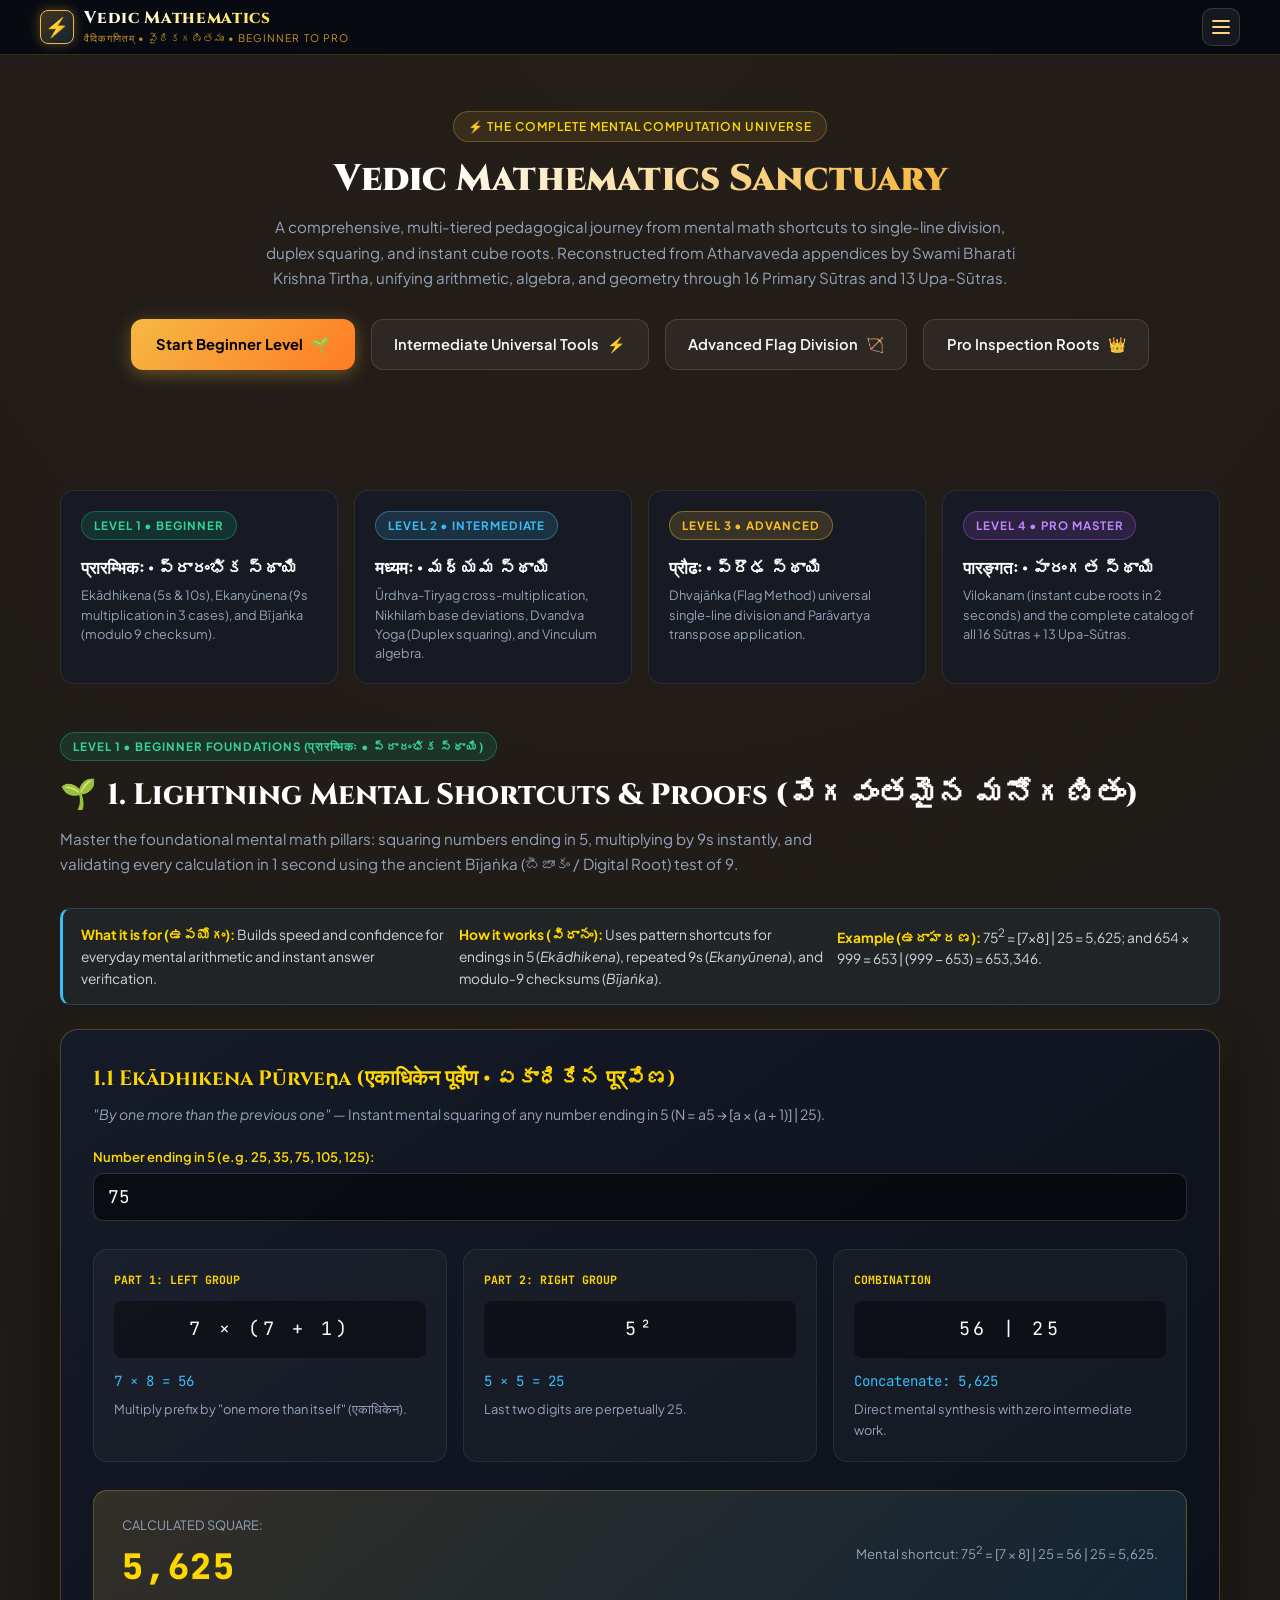
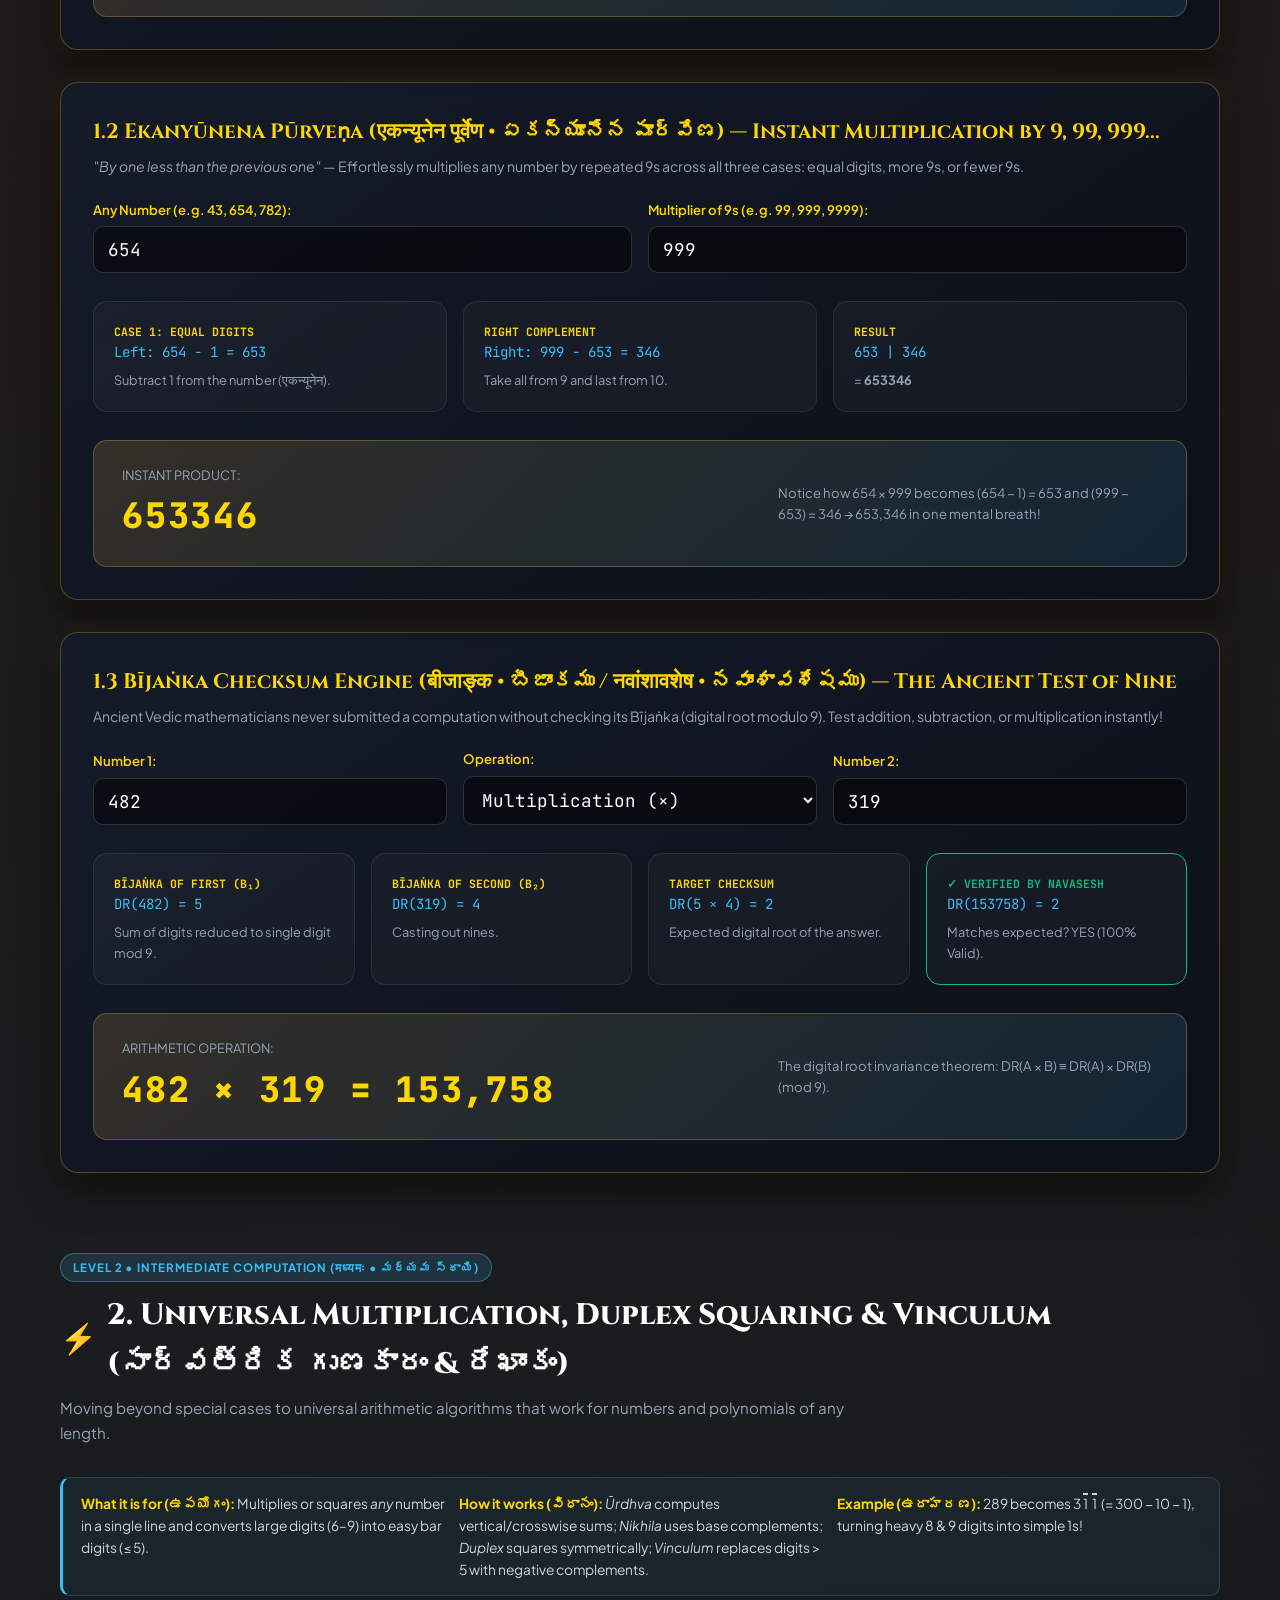
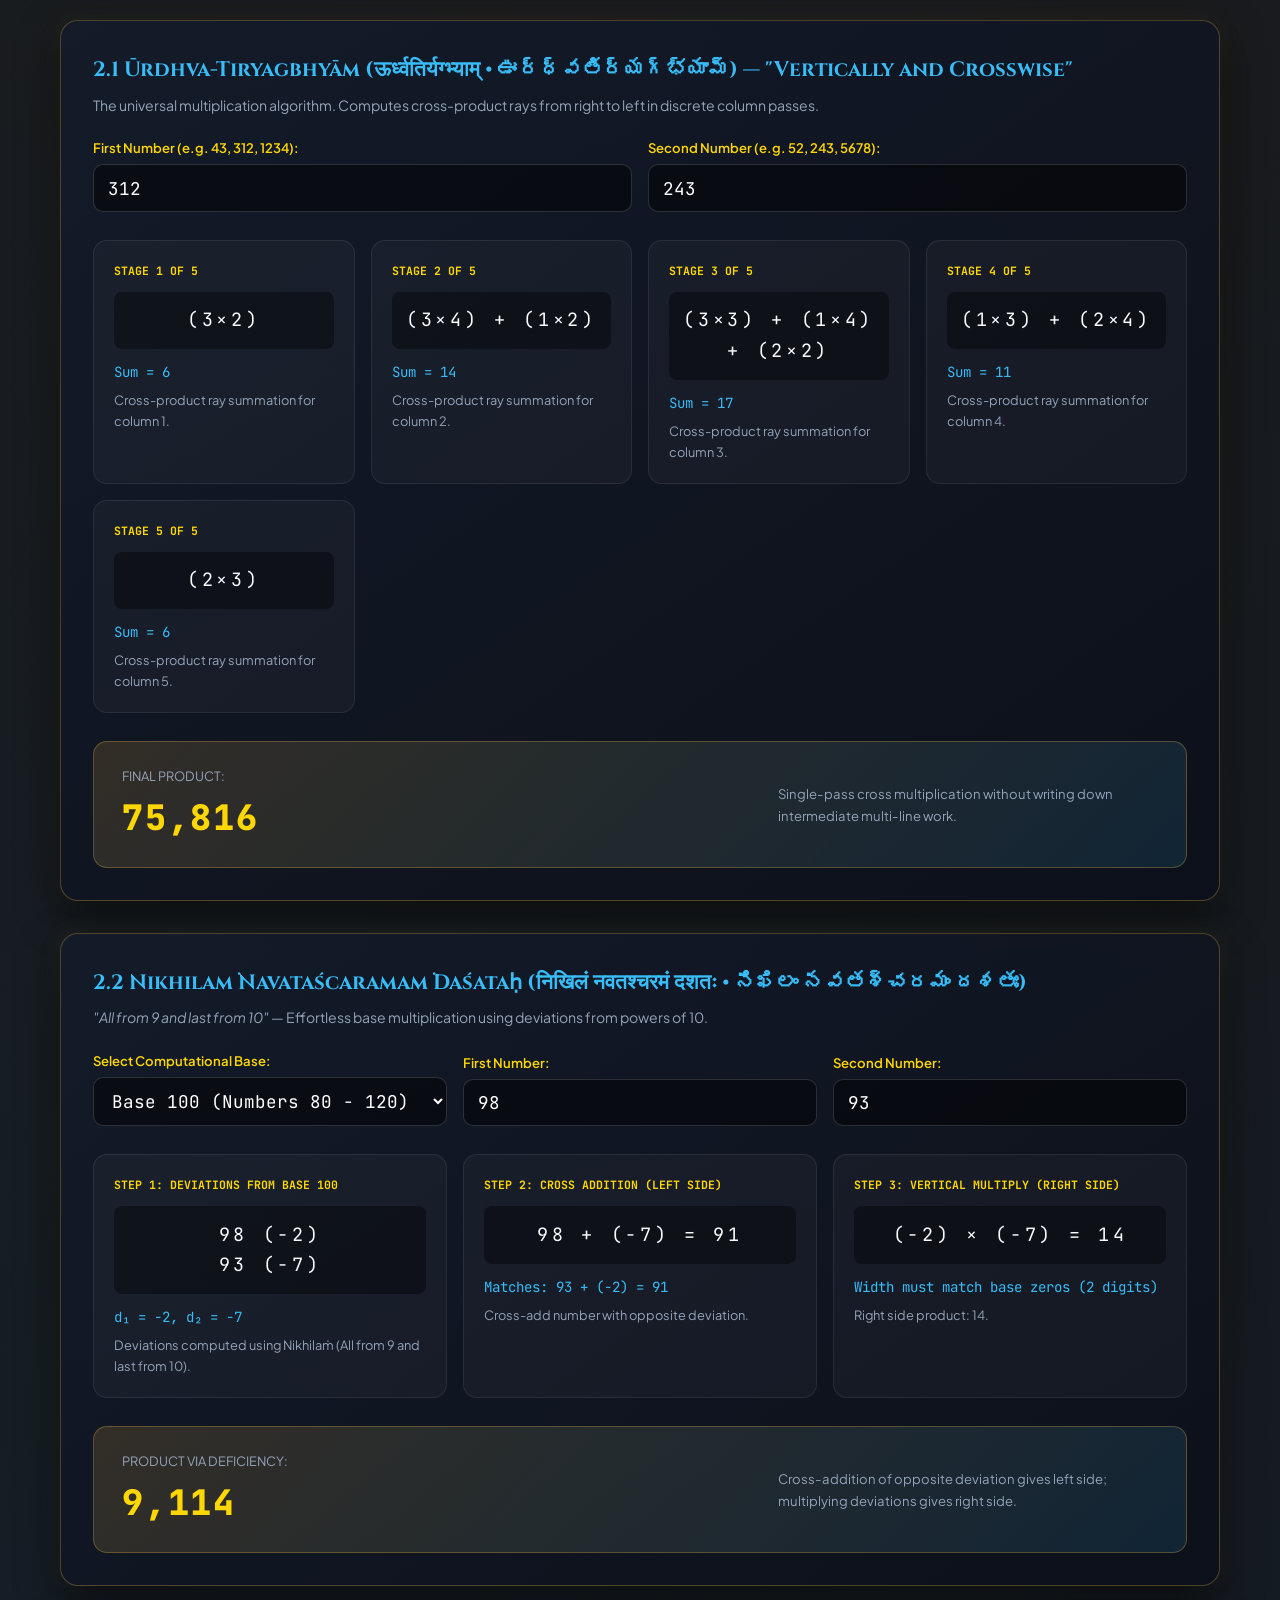
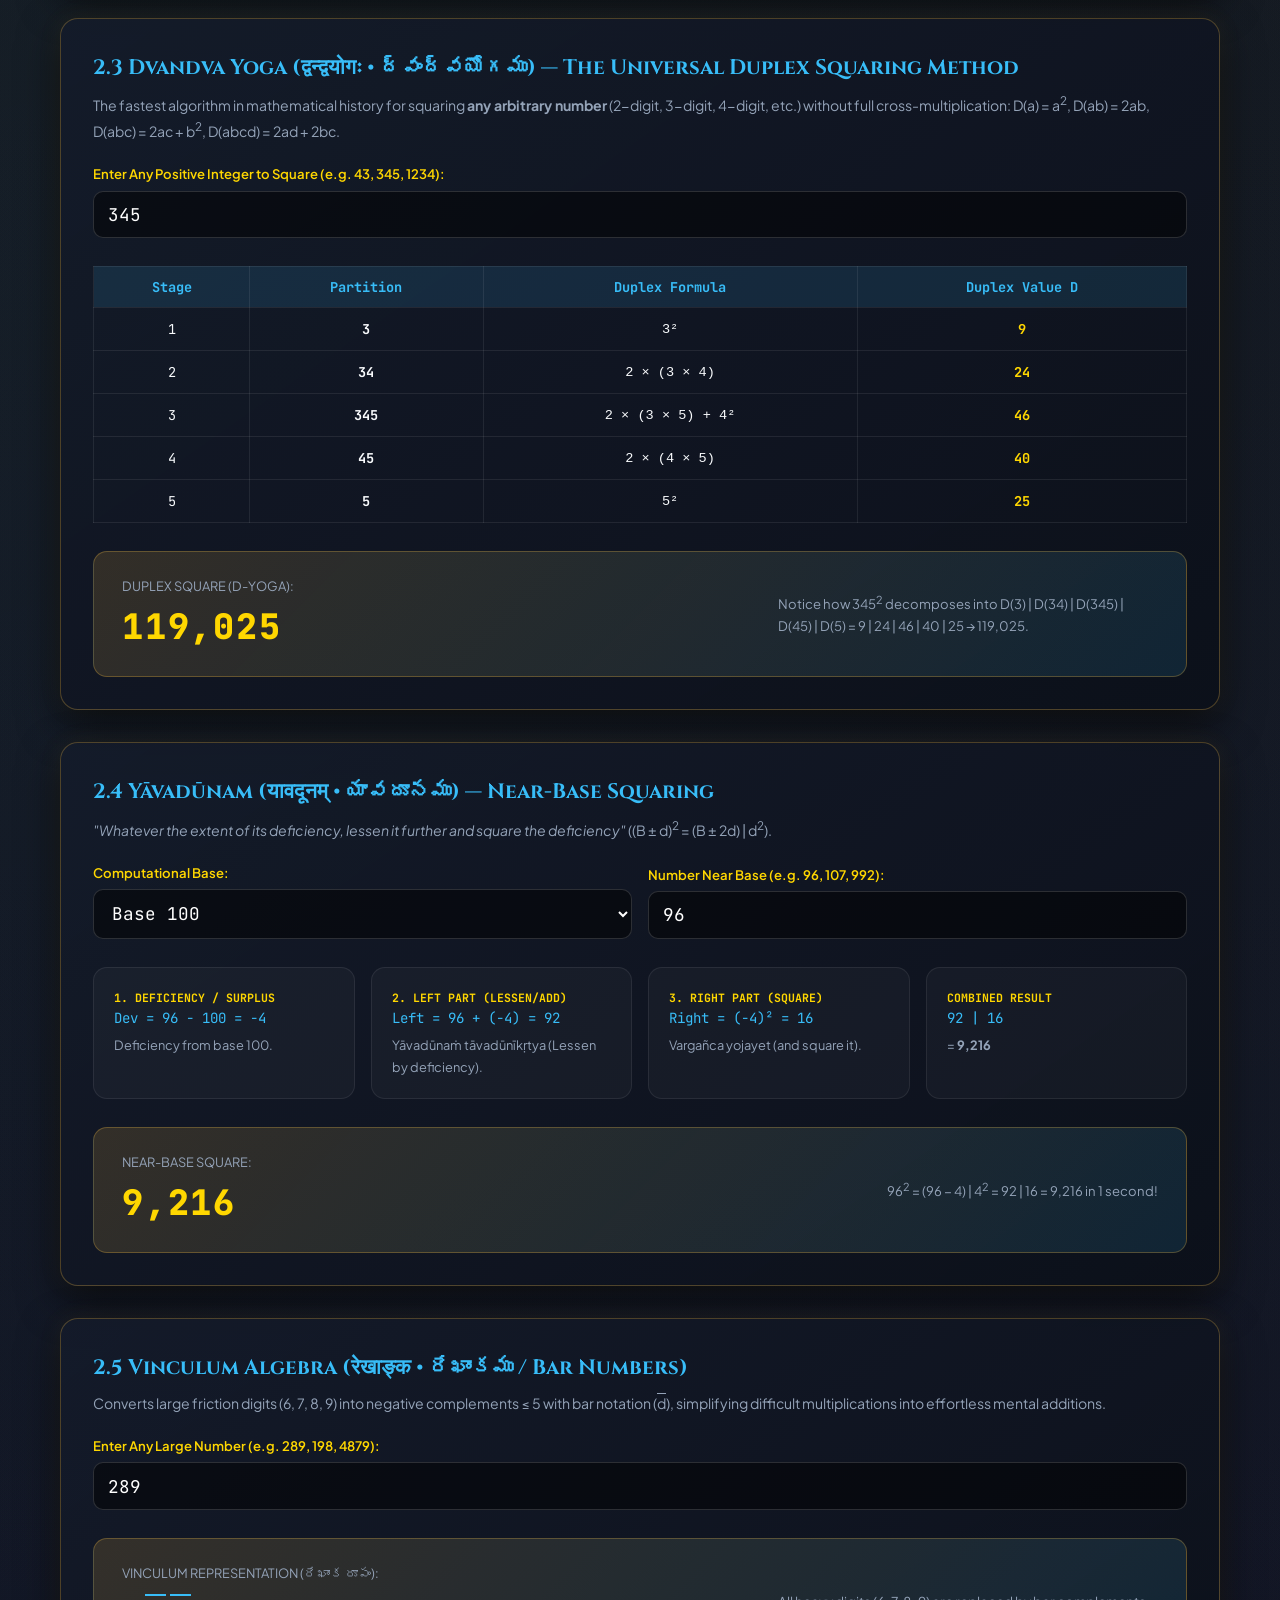
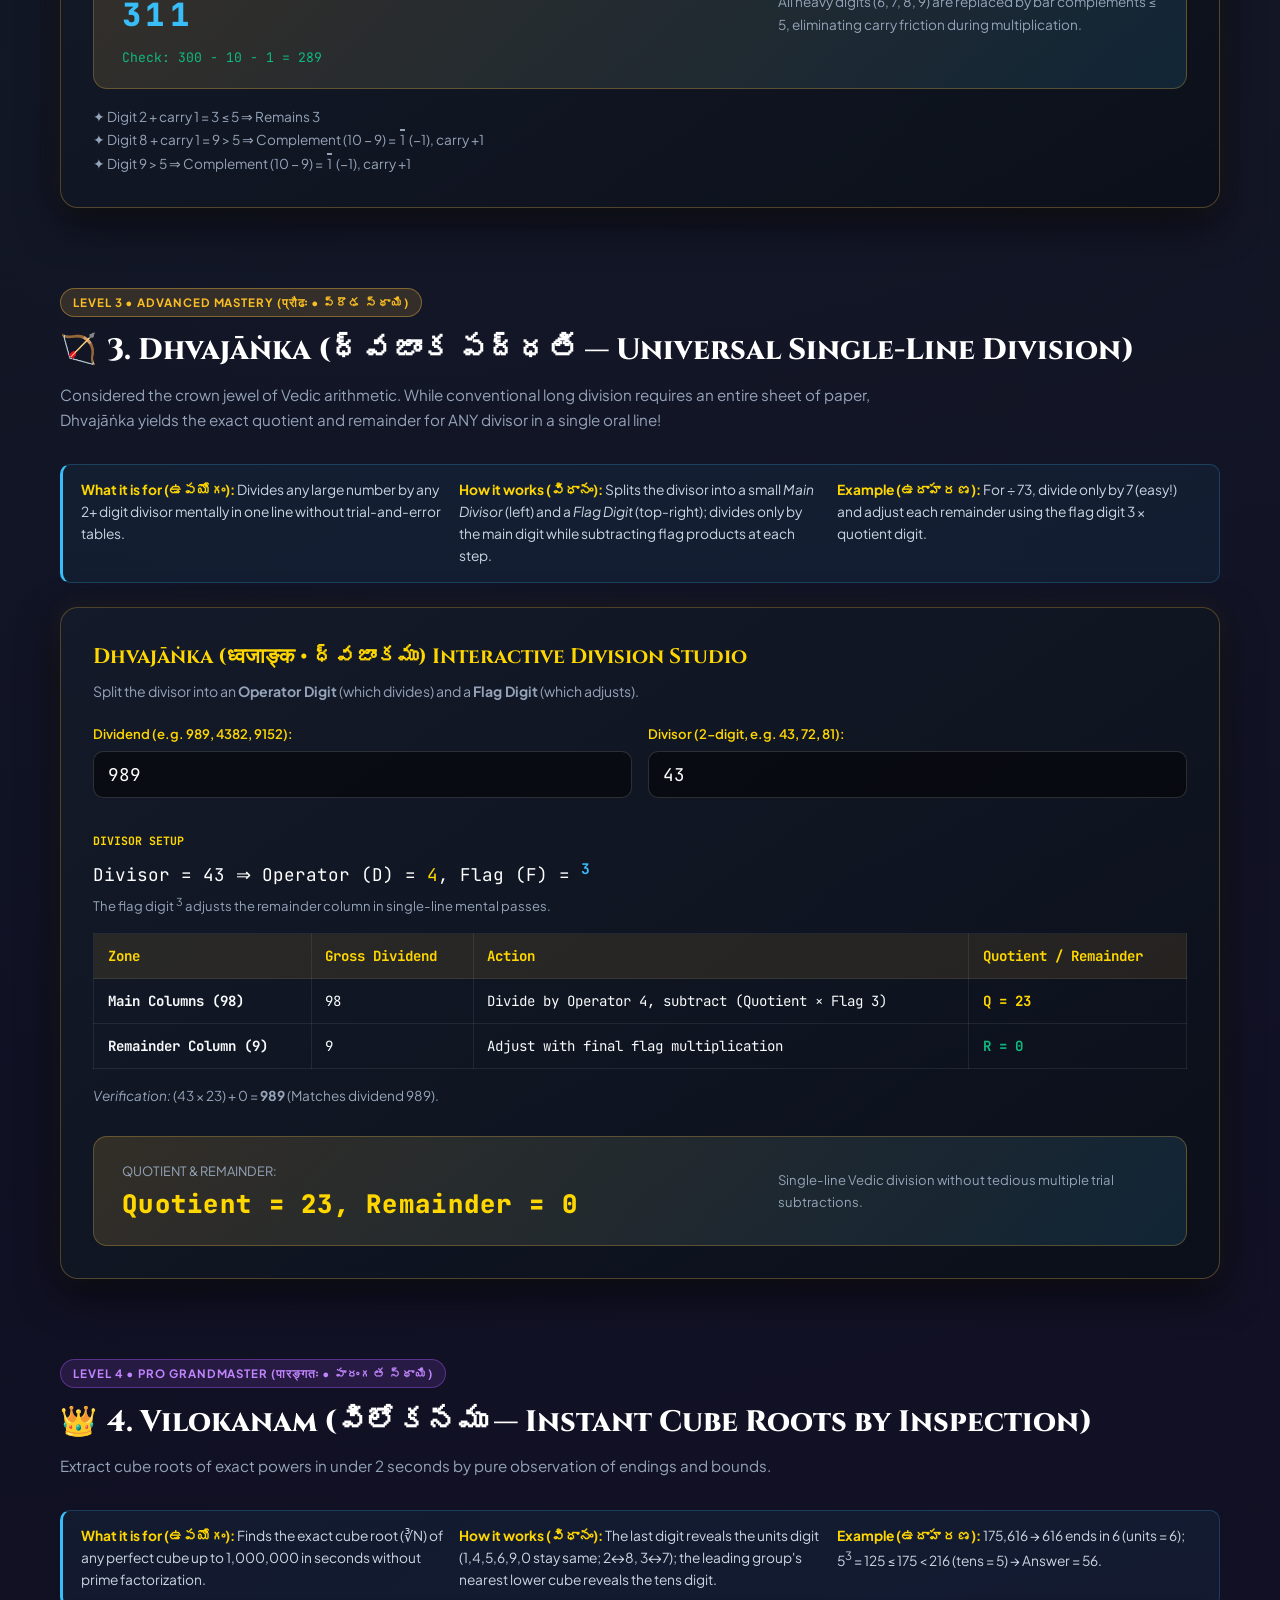
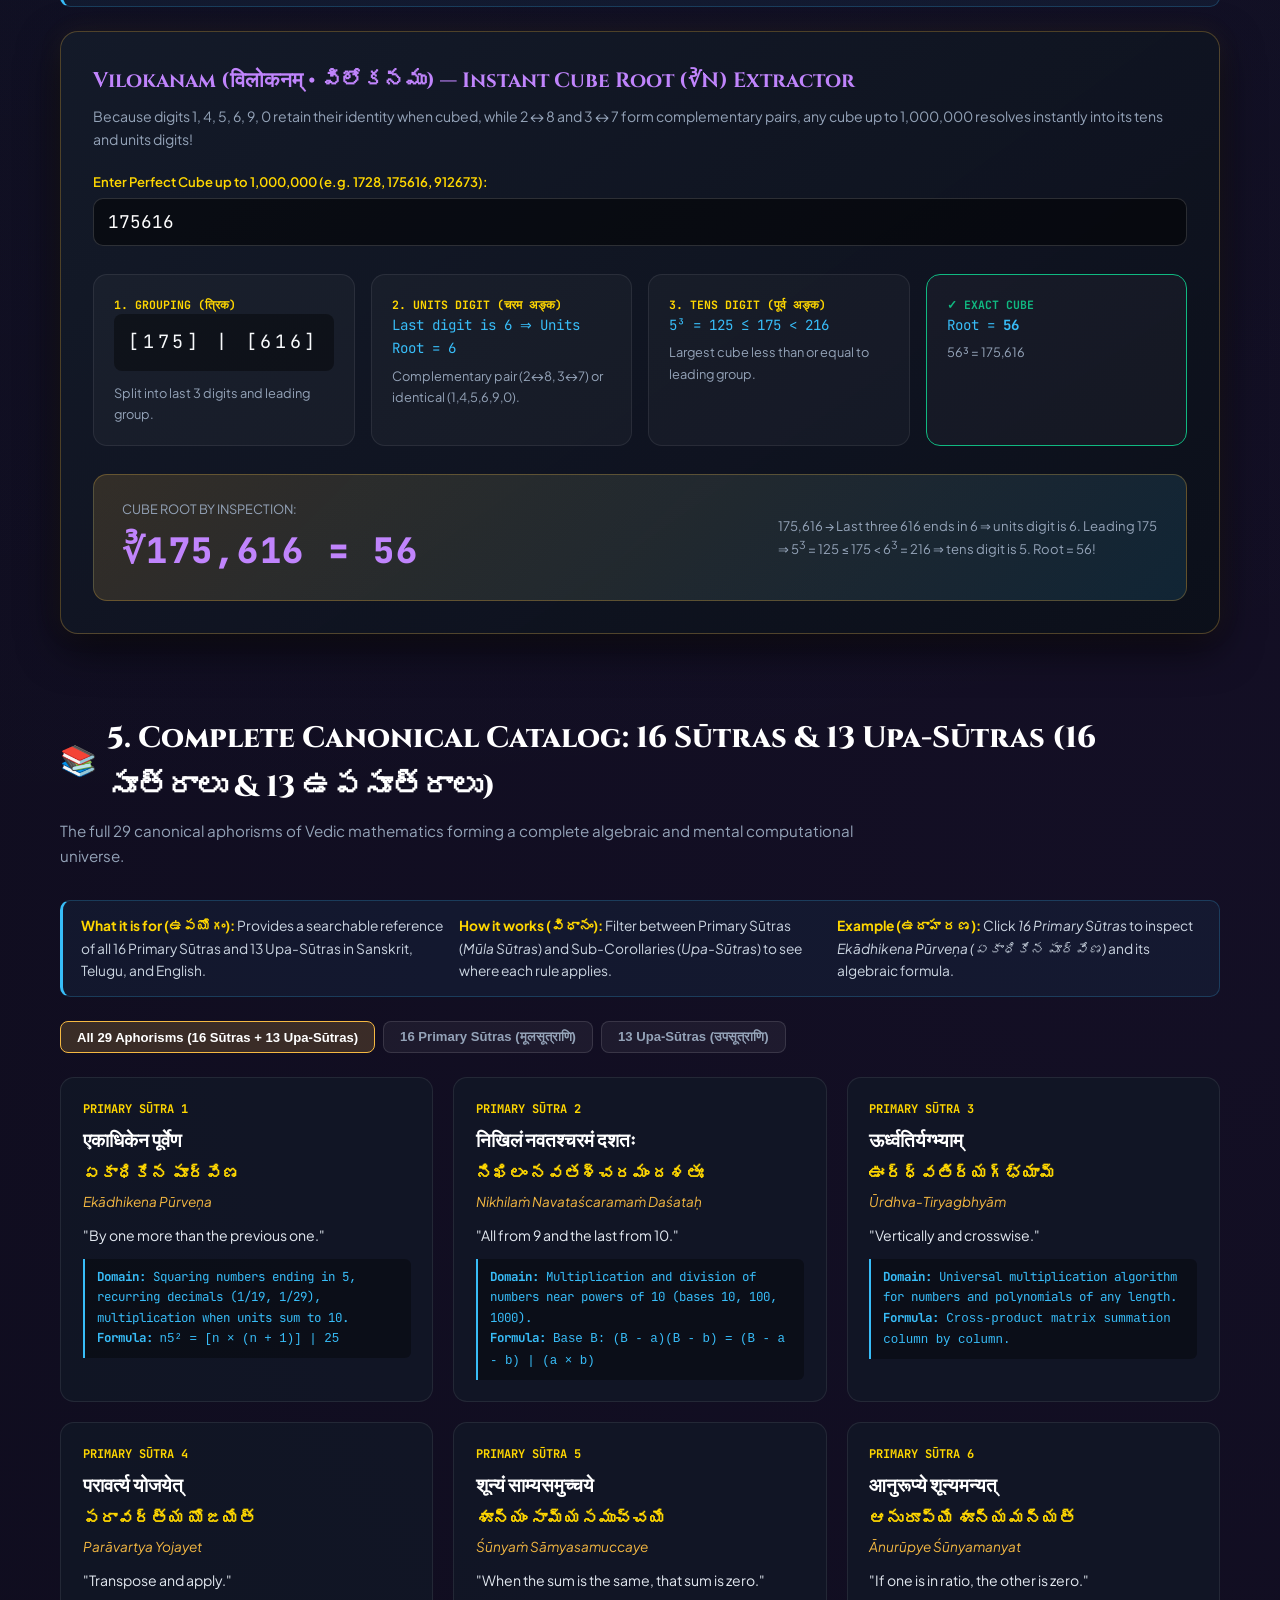
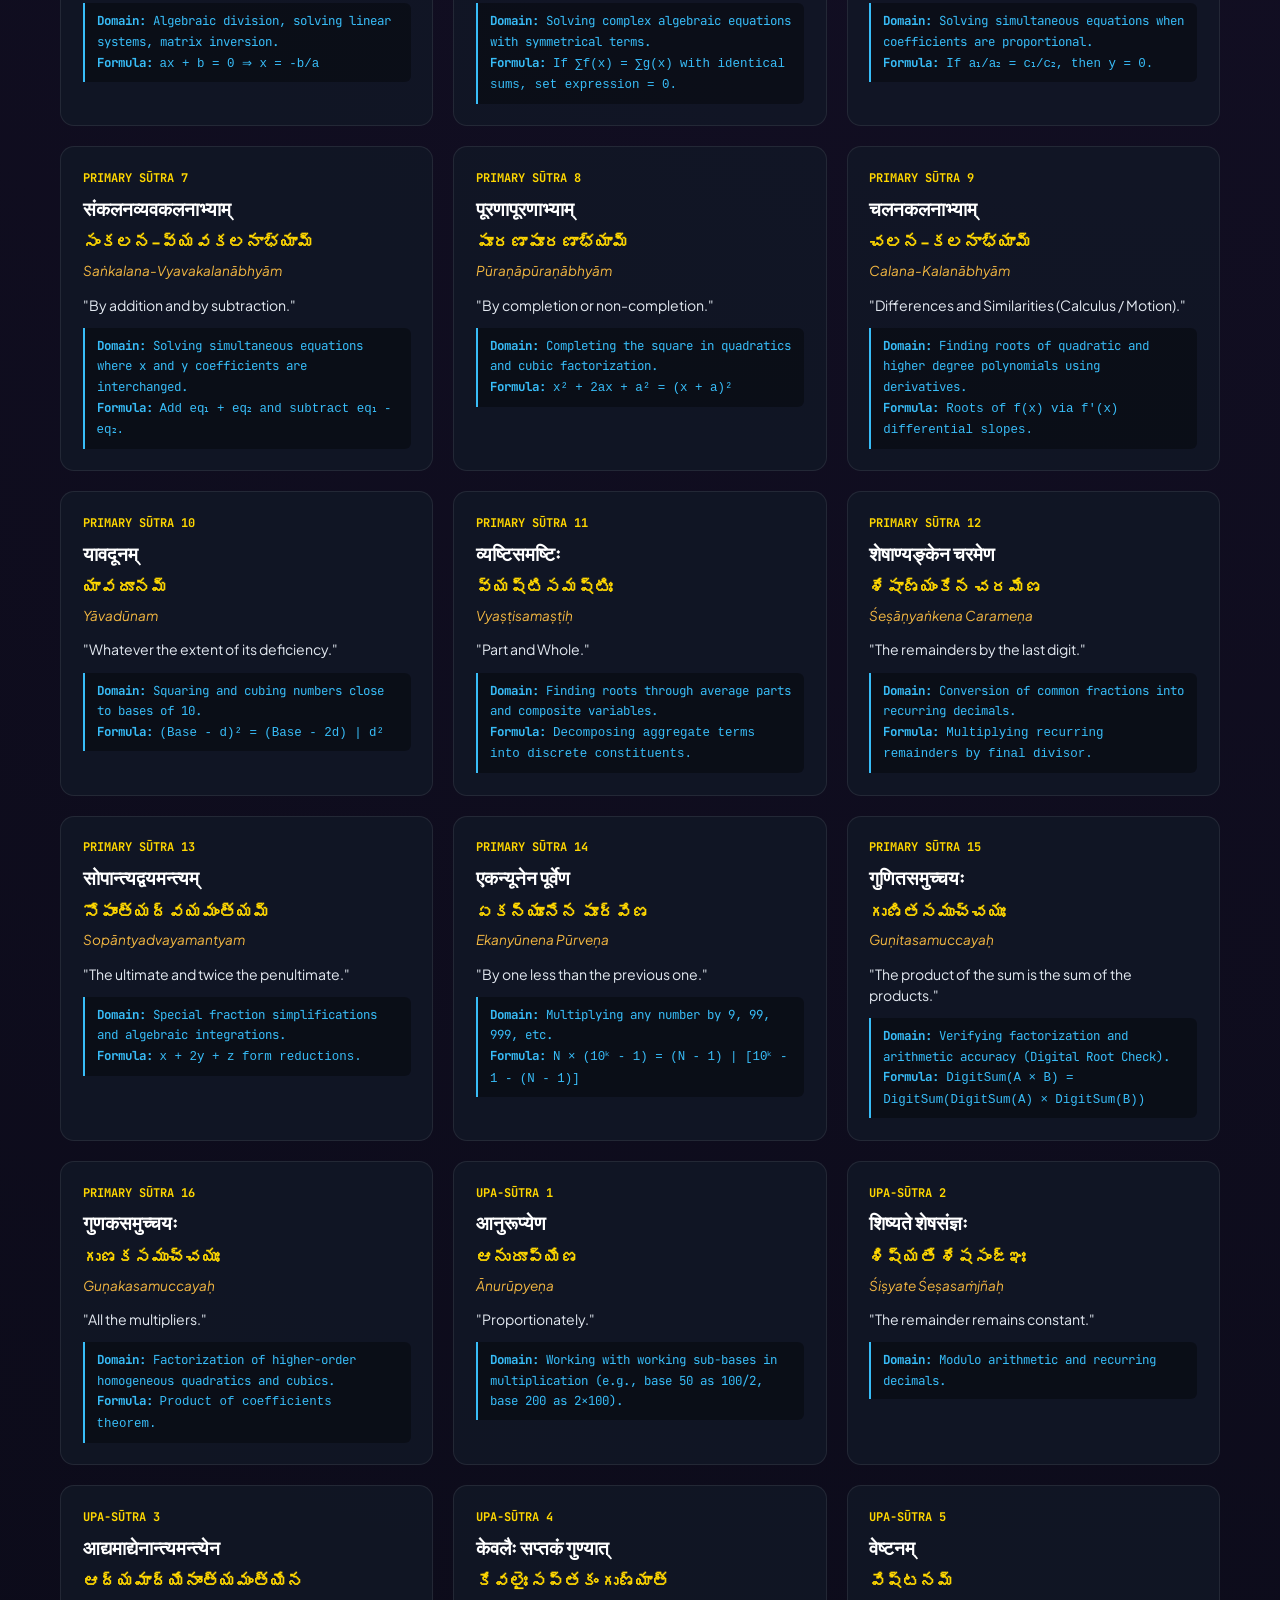
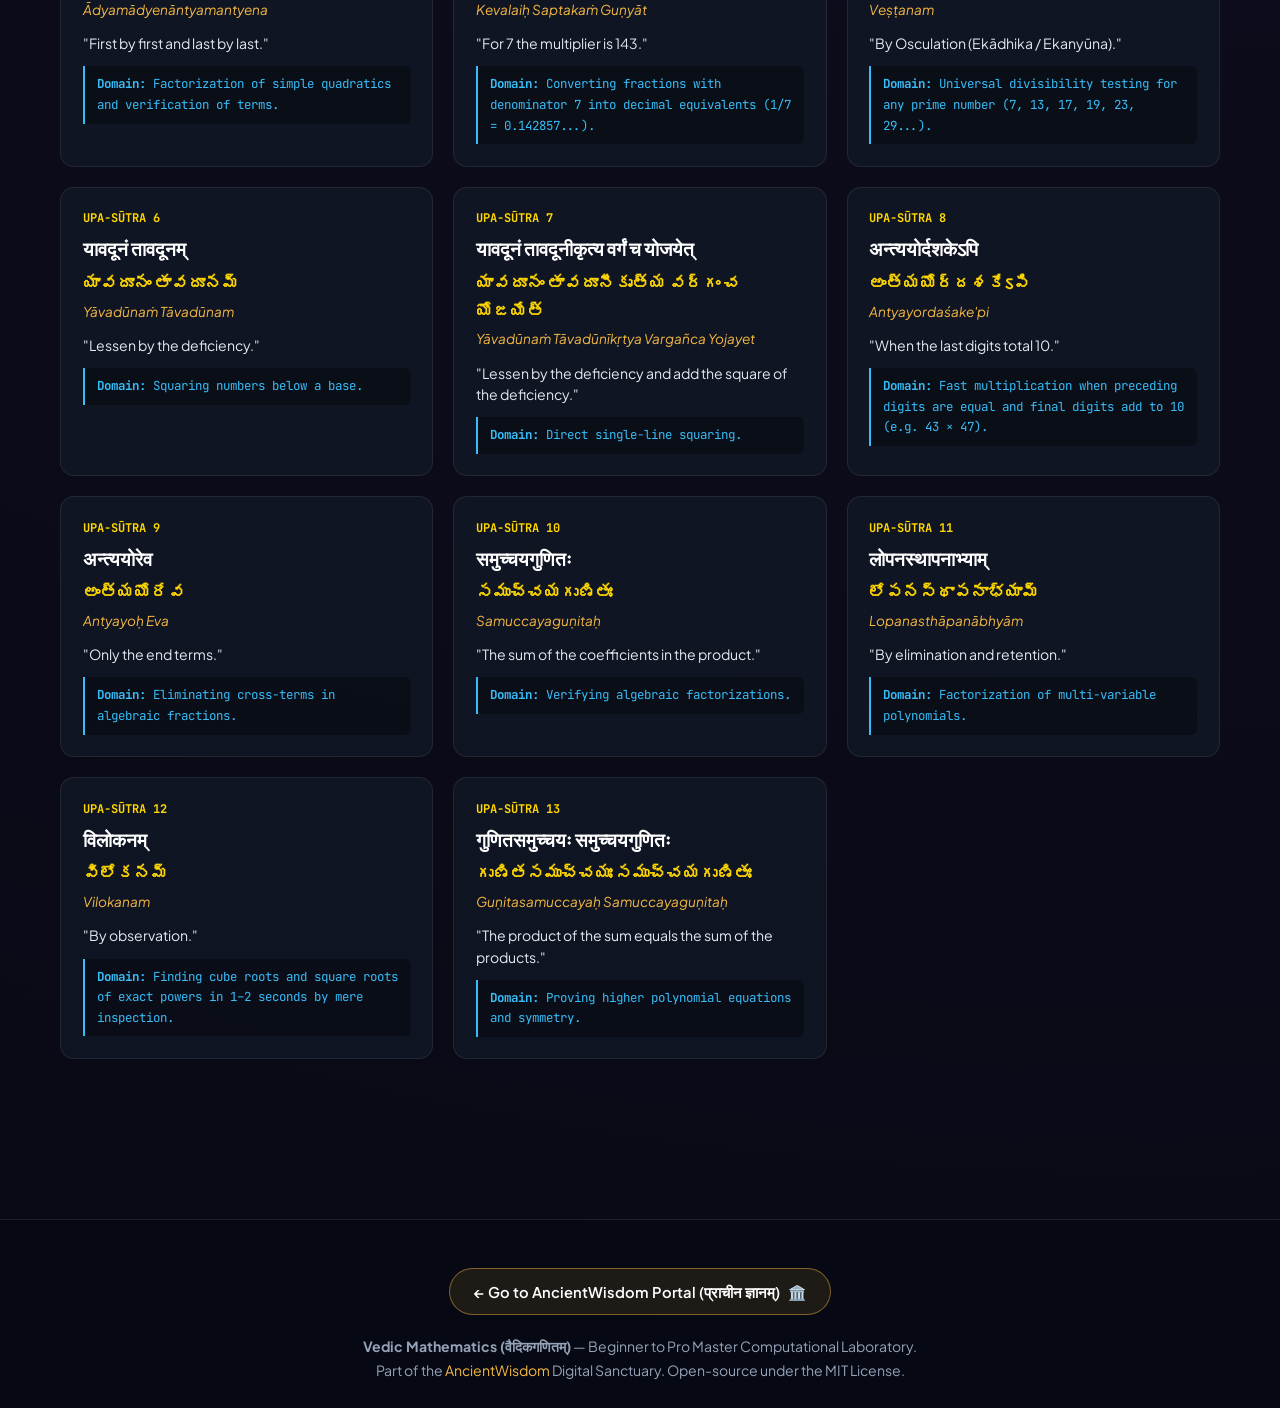
<file: VedicMath/index.html>
<!DOCTYPE html>
<html lang="en">
<head>
  <meta charset="UTF-8">
  <meta name="viewport" content="width=device-width, initial-scale=1.0">
  <title>Vedic Mathematics (वैदिकगणितम्) — Beginner to Pro Master Computational Studio</title>
  <link rel="icon" type="image/svg+xml" href="favicon.svg">
  <link rel="stylesheet" href="style.css">
  <link rel="preconnect" href="https://fonts.googleapis.com">
  <link rel="preconnect" href="https://fonts.gstatic.com" crossorigin>
  <link href="https://fonts.googleapis.com/css2?family=Cinzel:wght@600;700;800;900&family=Plus+Jakarta+Sans:wght@300;400;500;600;700;800&family=JetBrains+Mono:wght@400;500;600;700&family=Noto+Sans+Telugu:wght@400;600;700&display=swap" rel="stylesheet">
</head>
<body>

  <!-- Header -->
  <header class="site-header">
    <div class="header-container">
      <div class="logo-area">
        <div class="math-icon">⚡</div>
        <div class="logo-text">
          <h1>Vedic Mathematics</h1>
          <span>वैदिकगणितम् • వైదికగణితము • Beginner to Pro</span>
        </div>
      </div>

      <button id="menuToggle" class="hamburger-btn" aria-label="Toggle Navigation Menu" aria-expanded="false">
        <span class="hamburger-box"><span class="hamburger-inner"></span></span>
      </button>
    </div>
  </header>

  <div id="navOverlay" class="nav-overlay" aria-hidden="true"></div>
  <aside id="navDrawer" class="nav-drawer" aria-hidden="true">
    <div class="drawer-header">
      <div style="font-weight:700;color:#fcd34d;">⚡ Vedic Math Index • వైదికగణితం</div>
      <button id="closeDrawer" class="drawer-close-btn" aria-label="Close">✕</button>
    </div>
    <nav class="drawer-nav-list">
      <a href="#overview" class="drawer-nav-item active">📜 Overview</a>
      <a href="#beginner" class="drawer-nav-item">🌱 L1: Beginner</a>
      <a href="#intermediate" class="drawer-nav-item">⚡ L2: Intermediate</a>
      <a href="#advanced" class="drawer-nav-item">🏹 L3: Advanced</a>
      <a href="#pro" class="drawer-nav-item">👑 L4: Pro Master</a>
      <a href="#catalog" class="drawer-nav-item">📚 All 29 Sūtras</a>
    </nav>
  </aside>

  <div class="container">

    <!-- Hero Section -->
    <section class="hero" id="overview">
      <div class="hero-pill">⚡ The Complete Mental Computation Universe</div>
      <h2 class="hero-title">Vedic Mathematics Sanctuary</h2>
      <p class="hero-desc">
        A comprehensive, multi-tiered pedagogical journey from mental math shortcuts to single-line division, 
        duplex squaring, and instant cube roots. Reconstructed from Atharvaveda appendices by Swami Bharati Krishna Tirtha, 
        unifying arithmetic, algebra, and geometry through 16 Primary Sūtras and 13 Upa-Sūtras.
      </p>

      <div class="hero-actions">
        <a href="#beginner" class="btn-primary">
          <span>Start Beginner Level</span> 🌱
        </a>
        <a href="#intermediate" class="btn-ghost">
          <span>Intermediate Universal Tools</span> ⚡
        </a>
        <a href="#advanced" class="btn-ghost">
          <span>Advanced Flag Division</span> 🏹
        </a>
        <a href="#pro" class="btn-ghost">
          <span>Pro Inspection Roots</span> 👑
        </a>
      </div>
    </section>

    <!-- Curriculum Roadmap Navigation -->
    <div class="curriculum-nav">
      <a href="#beginner" class="curriculum-card">
        <span class="level-badge beginner">Level 1 • Beginner</span>
        <div class="tier-title">प्रारम्भिकः • ప్రారంభిక స్థాయి</div>
        <div class="tier-desc">Ekādhikena (5s & 10s), Ekanyūnena (9s multiplication in 3 cases), and Bījaṅka (modulo 9 checksum).</div>
      </a>
      <a href="#intermediate" class="curriculum-card">
        <span class="level-badge intermediate">Level 2 • Intermediate</span>
        <div class="tier-title">मध्यमः • మధ్యమ స్థాయి</div>
        <div class="tier-desc">Ūrdhva-Tiryag cross-multiplication, Nikhilaṁ base deviations, Dvandva Yoga (Duplex squaring), and Vinculum algebra.</div>
      </a>
      <a href="#advanced" class="curriculum-card">
        <span class="level-badge advanced">Level 3 • Advanced</span>
        <div class="tier-title">प्रौढः • ప్రౌఢ స్థాయి</div>
        <div class="tier-desc">Dhvajāṅka (Flag Method) universal single-line division and Parāvartya transpose application.</div>
      </a>
      <a href="#pro" class="curriculum-card">
        <span class="level-badge pro">Level 4 • Pro Master</span>
        <div class="tier-title">पारङ्गतः • పారంగత స్థాయి</div>
        <div class="tier-desc">Vilokanam (instant cube roots in 2 seconds) and the complete catalog of all 16 Sūtras + 13 Upa-Sūtras.</div>
      </a>
    </div>

    <!-- ========================================== -->
    <!-- LEVEL 1: BEGINNER FOUNDATIONS -->
    <!-- ========================================== -->
    <section id="beginner">
      <div class="section-head">
        <span class="level-badge beginner">Level 1 • Beginner Foundations (प्रारम्भिकः • ప్రారంభిక స్థాయి)</span>
        <h3 class="section-title"><span>🌱</span> 1. Lightning Mental Shortcuts &amp; Proofs (వేగవంతమైన మనోగణితం)</h3>
        <p class="section-sub">
          Master the foundational mental math pillars: squaring numbers ending in 5, multiplying by 9s instantly, 
          and validating every calculation in 1 second using the ancient Bījaṅka (బీజాంకం / Digital Root) test of 9.
        </p>
      </div>

      <div class="section-guide">
        <div class="section-guide-grid">
          <div><strong>What it is for (ఉపయోగం):</strong> Builds speed and confidence for everyday mental arithmetic and instant answer verification.</div>
          <div><strong>How it works (విధానం):</strong> Uses pattern shortcuts for endings in 5 (<em>Ekādhikena</em>), repeated 9s (<em>Ekanyūnena</em>), and modulo-9 checksums (<em>Bījaṅka</em>).</div>
          <div><strong>Example (ఉదాహరణ):</strong> 75<sup>2</sup> = [7×8] | 25 = 5,625; and 654 × 999 = 653 | (999 − 653) = 653,346.</div>
        </div>
      </div>

      <!-- 1.1 Ekadhikena Purvena -->
      <div class="studio-panel" style="margin-bottom: 2rem;">
        <h4 style="font-family:var(--font-display); font-size:1.3rem; color:var(--gold-bright); margin-bottom:0.4rem;">
          1.1 Ekādhikena Pūrveṇa (एकाधिकेन पूर्वेण • ఏకాధికేన पूर्వేణ)
        </h4>
        <p style="font-size:0.88rem; color:var(--text-muted); margin-bottom:1.25rem;">
          <em>"By one more than the previous one"</em> — Instant mental squaring of any number ending in 5 (N = a5 → [a × (a + 1)] | 25).
        </p>

        <div class="input-row">
          <div class="input-group">
            <label for="ekadhikaN">Number ending in 5 (e.g. 25, 35, 75, 105, 125):</label>
            <input type="number" id="ekadhikaN" value="75" step="10">
          </div>
        </div>

        <div class="steps-container" id="ekadhikaSteps"></div>

        <div class="result-banner">
          <div>
            <span style="font-size:0.8rem; color:var(--text-muted); text-transform:uppercase;">Calculated Square:</span>
            <div class="result-val" id="ekadhikaResult">--</div>
          </div>
          <div style="font-size:0.82rem; color:var(--text-muted); max-width:380px;">
            Mental shortcut: 75<sup>2</sup> = [7 × 8] | 25 = 56 | 25 = 5,625.
          </div>
        </div>
      </div>

      <!-- 1.2 Ekanyunena Purvena -->
      <div class="studio-panel" style="margin-bottom: 2rem;">
        <h4 style="font-family:var(--font-display); font-size:1.3rem; color:var(--gold-bright); margin-bottom:0.4rem;">
          1.2 Ekanyūnena Pūrveṇa (एकन्यूनेन पूर्वेण • ఏకన్యూనేన పూర్వేణ) — Instant Multiplication by 9, 99, 999...
        </h4>
        <p style="font-size:0.88rem; color:var(--text-muted); margin-bottom:1.25rem;">
          <em>"By one less than the previous one"</em> — Effortlessly multiplies any number by repeated 9s across all three cases: 
          equal digits, more 9s, or fewer 9s.
        </p>

        <div class="input-row">
          <div class="input-group">
            <label for="ekanyunaN">Any Number (e.g. 43, 654, 782):</label>
            <input type="number" id="ekanyunaN" value="654">
          </div>
          <div class="input-group">
            <label for="ekanyunaNines">Multiplier of 9s (e.g. 99, 999, 9999):</label>
            <input type="text" id="ekanyunaNines" value="999">
          </div>
        </div>

        <div class="steps-container" id="ekanyunaSteps"></div>

        <div class="result-banner">
          <div>
            <span style="font-size:0.8rem; color:var(--text-muted); text-transform:uppercase;">Instant Product:</span>
            <div class="result-val" id="ekanyunaResult">--</div>
          </div>
          <div style="font-size:0.82rem; color:var(--text-muted); max-width:380px;">
            Notice how 654 × 999 becomes (654 − 1) = 653 and (999 − 653) = 346 → 653,346 in one mental breath!
          </div>
        </div>
      </div>

      <!-- 1.3 Beejank Modulo 9 Checksum -->
      <div class="studio-panel">
        <h4 style="font-family:var(--font-display); font-size:1.3rem; color:var(--gold-bright); margin-bottom:0.4rem;">
          1.3 Bījaṅka Checksum Engine (बीजाङ्क • బీజాంకము / नवांशावशेष • నవాంశావశేషము) — The Ancient Test of Nine
        </h4>
        <p style="font-size:0.88rem; color:var(--text-muted); margin-bottom:1.25rem;">
          Ancient Vedic mathematicians never submitted a computation without checking its Bījaṅka (digital root modulo 9). 
          Test addition, subtraction, or multiplication instantly!
        </p>

        <div class="input-row">
          <div class="input-group">
            <label for="beejankN1">Number 1:</label>
            <input type="number" id="beejankN1" value="482">
          </div>
          <div class="input-group">
            <label for="beejankOp">Operation:</label>
            <select id="beejankOp">
              <option value="mul" selected>Multiplication (×)</option>
              <option value="add">Addition (+)</option>
              <option value="sub">Subtraction (−)</option>
            </select>
          </div>
          <div class="input-group">
            <label for="beejankN2">Number 2:</label>
            <input type="number" id="beejankN2" value="319">
          </div>
        </div>

        <div class="steps-container" id="beejankSteps"></div>

        <div class="result-banner">
          <div>
            <span style="font-size:0.8rem; color:var(--text-muted); text-transform:uppercase;">Arithmetic Operation:</span>
            <div class="result-val" id="beejankResult">--</div>
          </div>
          <div style="font-size:0.82rem; color:var(--text-muted); max-width:380px;">
            The digital root invariance theorem: DR(A × B) ≡ DR(A) × DR(B) (mod 9).
          </div>
        </div>
      </div>
    </section>

    <!-- ========================================== -->
    <!-- LEVEL 2: INTERMEDIATE COMPUTATION -->
    <!-- ========================================== -->
    <section id="intermediate">
      <div class="section-head">
        <span class="level-badge intermediate">Level 2 • Intermediate Computation (मध्यमः • మధ్యమ స్థాయి)</span>
        <h3 class="section-title"><span>⚡</span> 2. Universal Multiplication, Duplex Squaring &amp; Vinculum (సార్వత్రిక గుణకారం &amp; రేఖాంకం)</h3>
        <p class="section-sub">
          Moving beyond special cases to universal arithmetic algorithms that work for numbers and polynomials of any length.
        </p>
      </div>

      <div class="section-guide">
        <div class="section-guide-grid">
          <div><strong>What it is for (ఉపయోగం):</strong> Multiplies or squares <em>any</em> number in a single line and converts large digits (6–9) into easy bar digits (≤ 5).</div>
          <div><strong>How it works (విధానం):</strong> <em>Ūrdhva</em> computes vertical/crosswise sums; <em>Nikhila</em> uses base complements; <em>Duplex</em> squares symmetrically; <em>Vinculum</em> replaces digits &gt; 5 with negative complements.</div>
          <div><strong>Example (ఉదాహరణ):</strong> 289 becomes 3<span class="vinc-bar">1</span><span class="vinc-bar">1</span> (= 300 − 10 − 1), turning heavy 8 &amp; 9 digits into simple 1s!</div>
        </div>
      </div>

      <!-- 2.1 Urdhva-Tiryagbhyam -->
      <div class="studio-panel" style="margin-bottom: 2rem;">
        <h4 style="font-family:var(--font-display); font-size:1.3rem; color:var(--cyan-accent); margin-bottom:0.4rem;">
          2.1 Ūrdhva-Tiryagbhyām (ऊर्ध्वतिर्यग्भ्याम् • ఊర్ధ్వతిర్యగ్భ్యామ్) — "Vertically and Crosswise"
        </h4>
        <p style="font-size:0.88rem; color:var(--text-muted); margin-bottom:1.25rem;">
          The universal multiplication algorithm. Computes cross-product rays from right to left in discrete column passes.
        </p>

        <div class="input-row">
          <div class="input-group">
            <label for="urdhvaN1">First Number (e.g. 43, 312, 1234):</label>
            <input type="number" id="urdhvaN1" value="312" min="1" max="9999">
          </div>
          <div class="input-group">
            <label for="urdhvaN2">Second Number (e.g. 52, 243, 5678):</label>
            <input type="number" id="urdhvaN2" value="243" min="1" max="9999">
          </div>
        </div>

        <div class="steps-container" id="urdhvaSteps"></div>

        <div class="result-banner">
          <div>
            <span style="font-size:0.8rem; color:var(--text-muted); text-transform:uppercase;">Final Product:</span>
            <div class="result-val" id="urdhvaResult">--</div>
          </div>
          <div style="font-size:0.82rem; color:var(--text-muted); max-width:380px;">
            Single-pass cross multiplication without writing down intermediate multi-line work.
          </div>
        </div>
      </div>

      <!-- 2.2 Nikhila Base Multiplication -->
      <div class="studio-panel" style="margin-bottom: 2rem;">
        <h4 style="font-family:var(--font-display); font-size:1.3rem; color:var(--cyan-accent); margin-bottom:0.4rem;">
          2.2 Nikhilaṁ Navataścaramaṁ Daśataḥ (निखिलं नवतश्चरमं दशतः • నిఖిలం నవతశ్చరమం దశతః)
        </h4>
        <p style="font-size:0.88rem; color:var(--text-muted); margin-bottom:1.25rem;">
          <em>"All from 9 and last from 10"</em> — Effortless base multiplication using deviations from powers of 10.
        </p>

        <div class="input-row">
          <div class="input-group">
            <label for="nikhilaBase">Select Computational Base:</label>
            <select id="nikhilaBase">
              <option value="100" selected>Base 100 (Numbers 80 - 120)</option>
              <option value="10">Base 10 (Numbers 7 - 15)</option>
              <option value="1000">Base 1000 (Numbers 850 - 1150)</option>
              <option value="10000">Base 10,000</option>
            </select>
          </div>
          <div class="input-group">
            <label for="nikhilaN1">First Number:</label>
            <input type="number" id="nikhilaN1" value="98">
          </div>
          <div class="input-group">
            <label for="nikhilaN2">Second Number:</label>
            <input type="number" id="nikhilaN2" value="93">
          </div>
        </div>

        <div class="steps-container" id="nikhilaSteps"></div>

        <div class="result-banner">
          <div>
            <span style="font-size:0.8rem; color:var(--text-muted); text-transform:uppercase;">Product via Deficiency:</span>
            <div class="result-val" id="nikhilaResult">--</div>
          </div>
          <div style="font-size:0.82rem; color:var(--text-muted); max-width:380px;">
            Cross-addition of opposite deviation gives left side; multiplying deviations gives right side.
          </div>
        </div>
      </div>

      <!-- 2.3 Dvandva Yoga (Duplex Squaring of ANY Arbitrary Number) -->
      <div class="studio-panel" style="margin-bottom: 2rem;">
        <h4 style="font-family:var(--font-display); font-size:1.3rem; color:var(--cyan-accent); margin-bottom:0.4rem;">
          2.3 Dvandva Yoga (द्वन्द्वयोगः • ద్వంద్వయోగము) — The Universal Duplex Squaring Method
        </h4>
        <p style="font-size:0.88rem; color:var(--text-muted); margin-bottom:1.25rem;">
          The fastest algorithm in mathematical history for squaring <strong>any arbitrary number</strong> (2-digit, 3-digit, 4-digit, etc.) 
          without full cross-multiplication:
          D(a) = a<sup>2</sup>, D(ab) = 2ab, D(abc) = 2ac + b<sup>2</sup>, D(abcd) = 2ad + 2bc.
        </p>

        <div class="input-row">
          <div class="input-group">
            <label for="duplexN">Enter Any Positive Integer to Square (e.g. 43, 345, 1234):</label>
            <input type="number" id="duplexN" value="345">
          </div>
        </div>

        <div id="duplexSteps"></div>

        <div class="result-banner">
          <div>
            <span style="font-size:0.8rem; color:var(--text-muted); text-transform:uppercase;">Duplex Square (D-Yoga):</span>
            <div class="result-val" id="duplexResult">--</div>
          </div>
          <div style="font-size:0.82rem; color:var(--text-muted); max-width:380px;">
            Notice how 345<sup>2</sup> decomposes into D(3) | D(34) | D(345) | D(45) | D(5) = 9 | 24 | 46 | 40 | 25 → 119,025.
          </div>
        </div>
      </div>

      <!-- 2.4 Yavadunam Near-Base Squaring -->
      <div class="studio-panel" style="margin-bottom: 2rem;">
        <h4 style="font-family:var(--font-display); font-size:1.3rem; color:var(--cyan-accent); margin-bottom:0.4rem;">
          2.4 Yāvadūnam (यावदूनम् • యావదూనము) — Near-Base Squaring
        </h4>
        <p style="font-size:0.88rem; color:var(--text-muted); margin-bottom:1.25rem;">
          <em>"Whatever the extent of its deficiency, lessen it further and square the deficiency"</em> 
          ((B ± d)<sup>2</sup> = (B ± 2d) | d<sup>2</sup>).
        </p>

        <div class="input-row">
          <div class="input-group">
            <label for="yavadunamBase">Computational Base:</label>
            <select id="yavadunamBase">
              <option value="100" selected>Base 100</option>
              <option value="10">Base 10</option>
              <option value="1000">Base 1000</option>
            </select>
          </div>
          <div class="input-group">
            <label for="yavadunamN">Number Near Base (e.g. 96, 107, 992):</label>
            <input type="number" id="yavadunamN" value="96">
          </div>
        </div>

        <div class="steps-container" id="yavadunamSteps"></div>

        <div class="result-banner">
          <div>
            <span style="font-size:0.8rem; color:var(--text-muted); text-transform:uppercase;">Near-Base Square:</span>
            <div class="result-val" id="yavadunamResult">--</div>
          </div>
          <div style="font-size:0.82rem; color:var(--text-muted); max-width:380px;">
            96<sup>2</sup> = (96 − 4) | 4<sup>2</sup> = 92 | 16 = 9,216 in 1 second!
          </div>
        </div>
      </div>

      <!-- 2.5 Vinculum Algebra -->
      <div class="studio-panel">
        <h4 style="font-family:var(--font-display); font-size:1.3rem; color:var(--cyan-accent); margin-bottom:0.4rem;">
          2.5 Vinculum Algebra (रेखाङ्क • రేఖాంకము / Bar Numbers)
        </h4>
        <p style="font-size:0.88rem; color:var(--text-muted); margin-bottom:1.25rem;">
          Converts large friction digits (6, 7, 8, 9) into negative complements ≤ 5 with bar notation (<span style="text-decoration:overline;">d</span>), 
          simplifying difficult multiplications into effortless mental additions.
        </p>

        <div class="input-row">
          <div class="input-group">
            <label for="vinculumInput">Enter Any Large Number (e.g. 289, 198, 4879):</label>
            <input type="number" id="vinculumInput" value="289">
          </div>
        </div>

        <div id="vinculumResultArea"></div>
      </div>
    </section>

    <!-- ========================================== -->
    <!-- LEVEL 3: ADVANCED SINGLE-LINE DIVISION -->
    <!-- ========================================== -->
    <section id="advanced">
      <div class="section-head">
        <span class="level-badge advanced">Level 3 • Advanced Mastery (प्रौढः • ప్రౌఢ స్థాయి)</span>
        <h3 class="section-title"><span>🏹</span> 3. Dhvajāṅka (ధ్వజాంక పద్ధతి — Universal Single-Line Division)</h3>
        <p class="section-sub">
          Considered the crown jewel of Vedic arithmetic. While conventional long division requires an entire sheet of paper, 
          Dhvajāṅka yields the exact quotient and remainder for ANY divisor in a single oral line!
        </p>
      </div>

      <div class="section-guide">
        <div class="section-guide-grid">
          <div><strong>What it is for (ఉపయోగం):</strong> Divides any large number by any 2+ digit divisor mentally in one line without trial-and-error tables.</div>
          <div><strong>How it works (విధానం):</strong> Splits the divisor into a small <em>Main Divisor</em> (left) and a <em>Flag Digit</em> (top-right); divides only by the main digit while subtracting flag products at each step.</div>
          <div><strong>Example (ఉదాహరణ):</strong> For ÷ 73, divide only by 7 (easy!) and adjust each remainder using the flag digit 3 × quotient digit.</div>
        </div>
      </div>

      <div class="studio-panel">
        <h4 style="font-family:var(--font-display); font-size:1.3rem; color:var(--gold-bright); margin-bottom:0.4rem;">
          Dhvajāṅka (ध्वजाङ्क • ధ్వజాంకము) Interactive Division Studio
        </h4>
        <p style="font-size:0.88rem; color:var(--text-muted); margin-bottom:1.25rem;">
          Split the divisor into an <strong>Operator Digit</strong> (which divides) and a <strong>Flag Digit</strong> (which adjusts).
        </p>

        <div class="input-row">
          <div class="input-group">
            <label for="dhvajaDividend">Dividend (e.g. 989, 4382, 9152):</label>
            <input type="number" id="dhvajaDividend" value="989">
          </div>
          <div class="input-group">
            <label for="dhvajaDivisor">Divisor (2-digit, e.g. 43, 72, 81):</label>
            <input type="number" id="dhvajaDivisor" value="43" min="10" max="99">
          </div>
        </div>

        <div id="dhvajaSteps"></div>

        <div class="result-banner">
          <div>
            <span style="font-size:0.8rem; color:var(--text-muted); text-transform:uppercase;">Quotient & Remainder:</span>
            <div class="result-val" id="dhvajaResult" style="font-size:1.6rem;">--</div>
          </div>
          <div style="font-size:0.82rem; color:var(--text-muted); max-width:380px;">
            Single-line Vedic division without tedious multiple trial subtractions.
          </div>
        </div>
      </div>
    </section>

    <!-- ========================================== -->
    <!-- LEVEL 4: PRO / GRANDMASTER ROOTS & SŪTRAS -->
    <!-- ========================================== -->
    <section id="pro">
      <div class="section-head">
        <span class="level-badge pro">Level 4 • Pro Grandmaster (पारङ्गतः • పారంగత స్థాయి)</span>
        <h3 class="section-title"><span>👑</span> 4. Vilokanam (విలోకనము — Instant Cube Roots by Inspection)</h3>
        <p class="section-sub">
          Extract cube roots of exact powers in under 2 seconds by pure observation of endings and bounds.
        </p>
      </div>

      <div class="section-guide">
        <div class="section-guide-grid">
          <div><strong>What it is for (ఉపయోగం):</strong> Finds the exact cube root (∛N) of any perfect cube up to 1,000,000 in seconds without prime factorization.</div>
          <div><strong>How it works (విధానం):</strong> The last digit reveals the units digit (1,4,5,6,9,0 stay same; 2↔8, 3↔7); the leading group's nearest lower cube reveals the tens digit.</div>
          <div><strong>Example (ఉదాహరణ):</strong> 175,616 → 616 ends in 6 (units = 6); 5<sup>3</sup> = 125 ≤ 175 &lt; 216 (tens = 5) → Answer = 56.</div>
        </div>
      </div>

      <div class="studio-panel">
        <h4 style="font-family:var(--font-display); font-size:1.3rem; color:#c084fc; margin-bottom:0.4rem;">
          Vilokanam (विलोकनम् • విలోకనము) — Instant Cube Root (∛N) Extractor
        </h4>
        <p style="font-size:0.88rem; color:var(--text-muted); margin-bottom:1.25rem;">
          Because digits 1, 4, 5, 6, 9, 0 retain their identity when cubed, while 2 &harr; 8 and 3 &harr; 7 form complementary pairs, 
          any cube up to 1,000,000 resolves instantly into its tens and units digits!
        </p>

        <div class="input-row">
          <div class="input-group">
            <label for="cubeRootN">Enter Perfect Cube up to 1,000,000 (e.g. 1728, 175616, 912673):</label>
            <input type="number" id="cubeRootN" value="175616">
          </div>
        </div>

        <div class="steps-container" id="cubeRootSteps"></div>

        <div class="result-banner">
          <div>
            <span style="font-size:0.8rem; color:var(--text-muted); text-transform:uppercase;">Cube Root by Inspection:</span>
            <div class="result-val" id="cubeRootResult" style="color:#c084fc;">--</div>
          </div>
          <div style="font-size:0.82rem; color:var(--text-muted); max-width:380px;">
            175,616 → Last three 616 ends in 6 ⇒ units digit is 6. Leading 175 ⇒ 5<sup>3</sup> = 125 ≤ 175 &lt; 6<sup>3</sup> = 216 ⇒ tens digit is 5. Root = 56!
          </div>
        </div>
      </div>
    </section>

    <!-- ========================================== -->
    <!-- MASTER CATALOG: 16 SŪTRAS + 13 UPA-SŪTRAS -->
    <!-- ========================================== -->
    <section id="catalog">
      <div class="section-head">
        <h3 class="section-title"><span>📚</span> 5. Complete Canonical Catalog: 16 Sūtras &amp; 13 Upa-Sūtras (16 సూత్రాలు &amp; 13 ఉపసూత్రాలు)</h3>
        <p class="section-sub">
          The full 29 canonical aphorisms of Vedic mathematics forming a complete algebraic and mental computational universe.
        </p>
      </div>

      <div class="section-guide">
        <div class="section-guide-grid">
          <div><strong>What it is for (ఉపయోగం):</strong> Provides a searchable reference of all 16 Primary Sūtras and 13 Upa-Sūtras in Sanskrit, Telugu, and English.</div>
          <div><strong>How it works (విధానం):</strong> Filter between Primary Sūtras (<em>Mūla Sūtras</em>) and Sub-Corollaries (<em>Upa-Sūtras</em>) to see where each rule applies.</div>
          <div><strong>Example (ఉదాహరణ):</strong> Click <em>16 Primary Sūtras</em> to inspect <em>Ekādhikena Pūrveṇa (ఏకాధికేన పూర్వేణ)</em> and its algebraic formula.</div>
        </div>
      </div>

      <div class="filter-tabs">
        <button class="filter-btn active" data-filter="all">All 29 Aphorisms (16 Sūtras + 13 Upa-Sūtras)</button>
        <button class="filter-btn" data-filter="primary">16 Primary Sūtras (मूलसूत्राणि)</button>
        <button class="filter-btn" data-filter="sub">13 Upa-Sūtras (उपसूत्राणि)</button>
      </div>

      <div class="sutra-grid" id="sutrasGrid"></div>
    </section>

  </div>

  <footer>
    <div style="margin-bottom: 1.25rem;">
      <a href="../index.html" class="btn-ghost" style="display: inline-flex; align-items: center; gap: 0.5rem; border-color: rgba(245, 185, 66, 0.45); color: #fff; padding: 0.65rem 1.5rem; border-radius: 30px; text-decoration: none; font-weight: 600; font-size: 0.92rem; background: rgba(245, 185, 66, 0.1);">
        <span>← Go to AncientWisdom Portal (प्राचीन ज्ञानम्)</span> 🏛️
      </a>
    </div>
    <p>
      <strong>Vedic Mathematics (वैदिकगणितम्)</strong> — Beginner to Pro Master Computational Laboratory.
      <br>
      Part of the <a href="../index.html">AncientWisdom</a> Digital Sanctuary. Open-source under the MIT License.
    </p>
  </footer>

  <script src="vedic_math.js"></script>
  <script>
    (function(){
      var t=document.getElementById("menuToggle"),d=document.getElementById("navDrawer"),o=document.getElementById("navOverlay"),c=document.getElementById("closeDrawer");
      function setD(open){if(!d||!o)return;d.classList.toggle("open",open);o.classList.toggle("open",open);d.setAttribute("aria-hidden",String(!open));o.setAttribute("aria-hidden",String(!open));if(t)t.setAttribute("aria-expanded",String(open));}
      if(t)t.addEventListener("click",function(){setD(!d.classList.contains("open"));});
      if(c)c.addEventListener("click",function(){setD(false);});
      if(o)o.addEventListener("click",function(){setD(false);});
      document.querySelectorAll(".drawer-nav-item").forEach(function(a){a.addEventListener("click",function(){document.querySelectorAll(".drawer-nav-item").forEach(function(x){x.classList.remove("active");});a.classList.add("active");setD(false);});});
    })();
  </script>
</body>
</html>
</file>
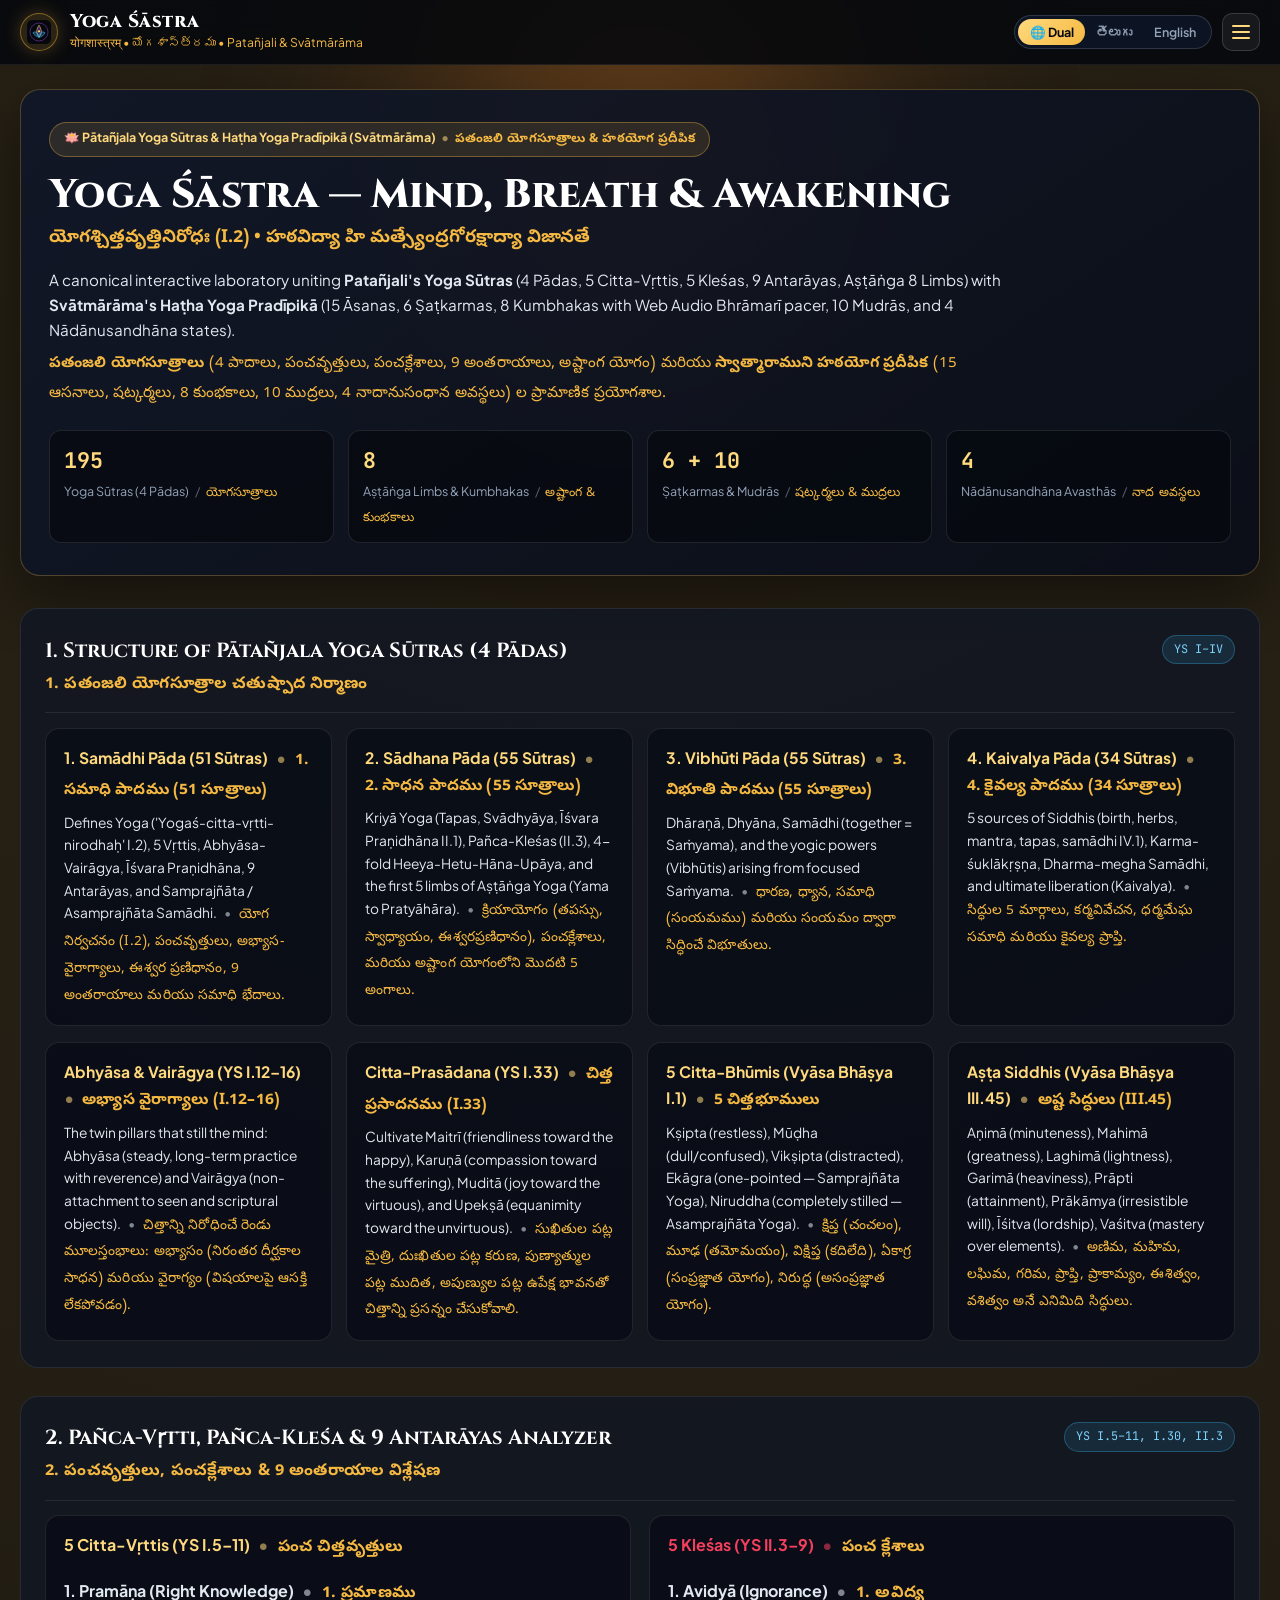
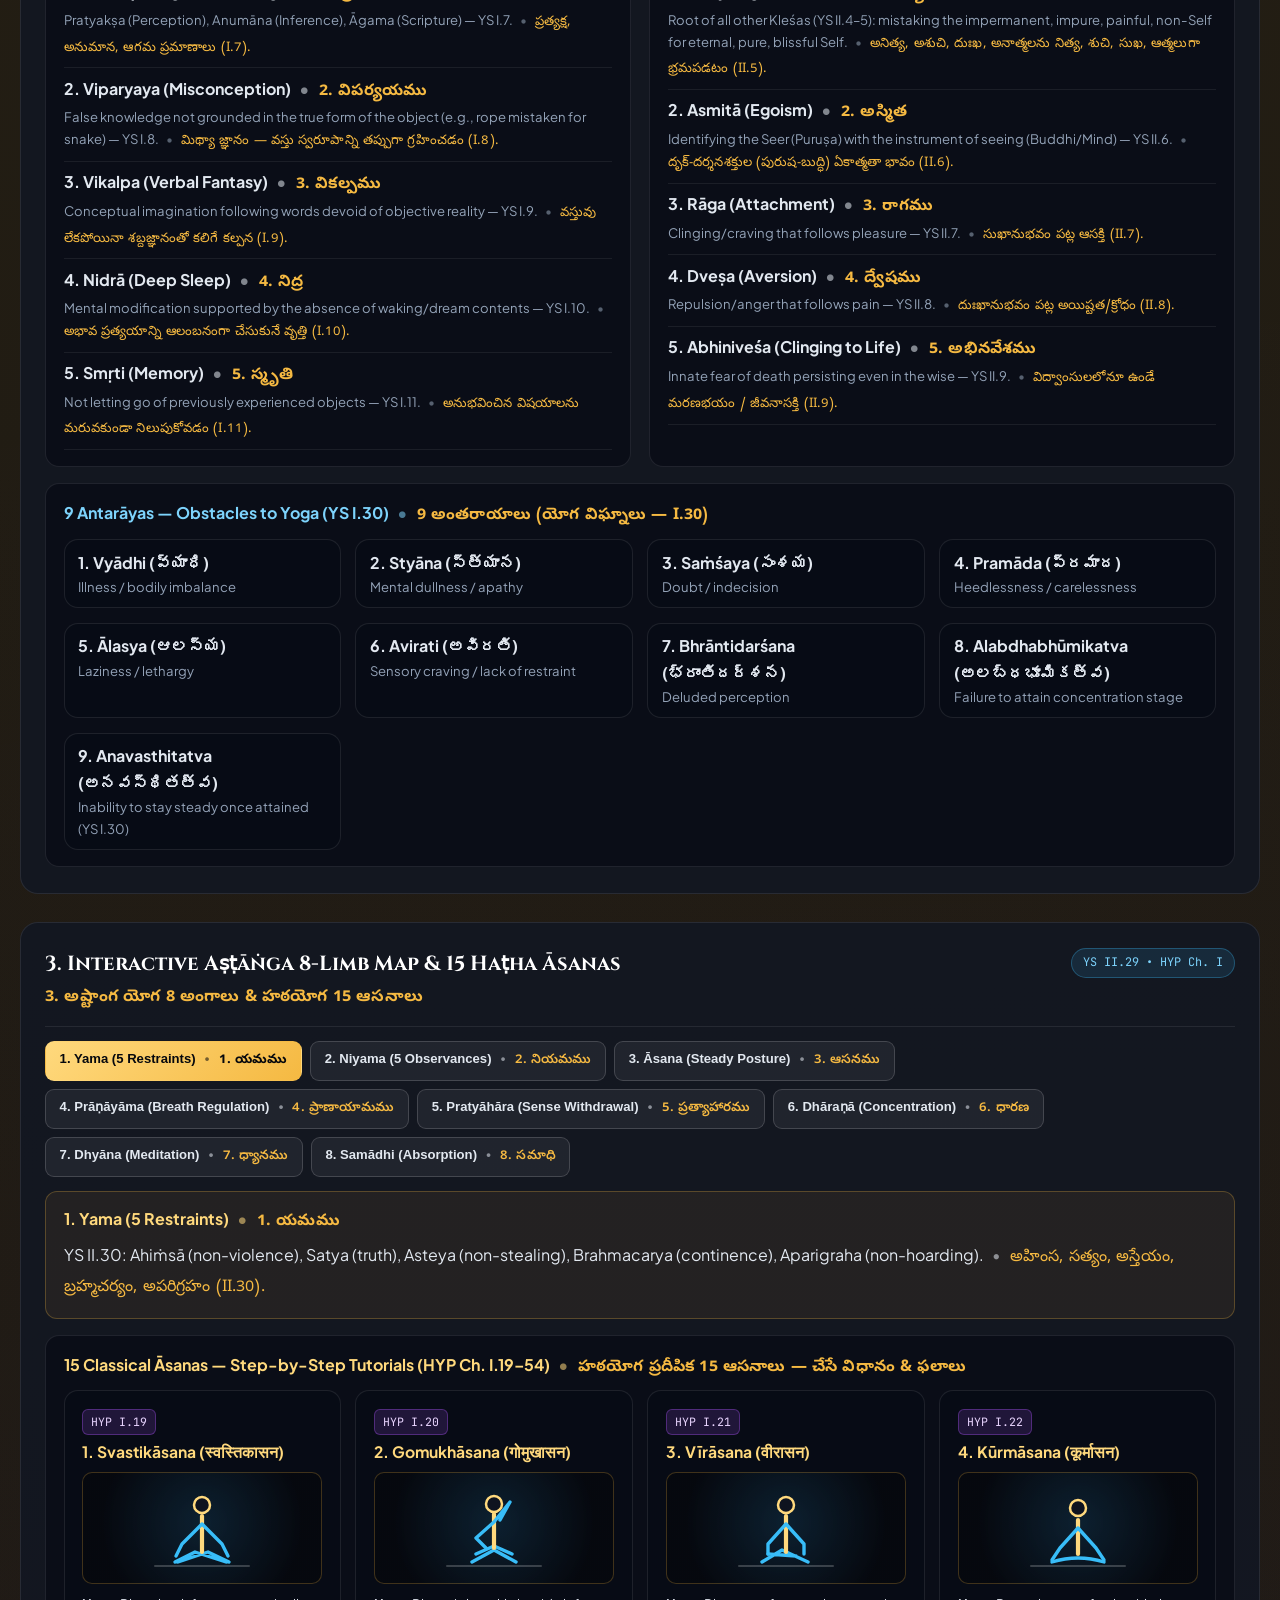
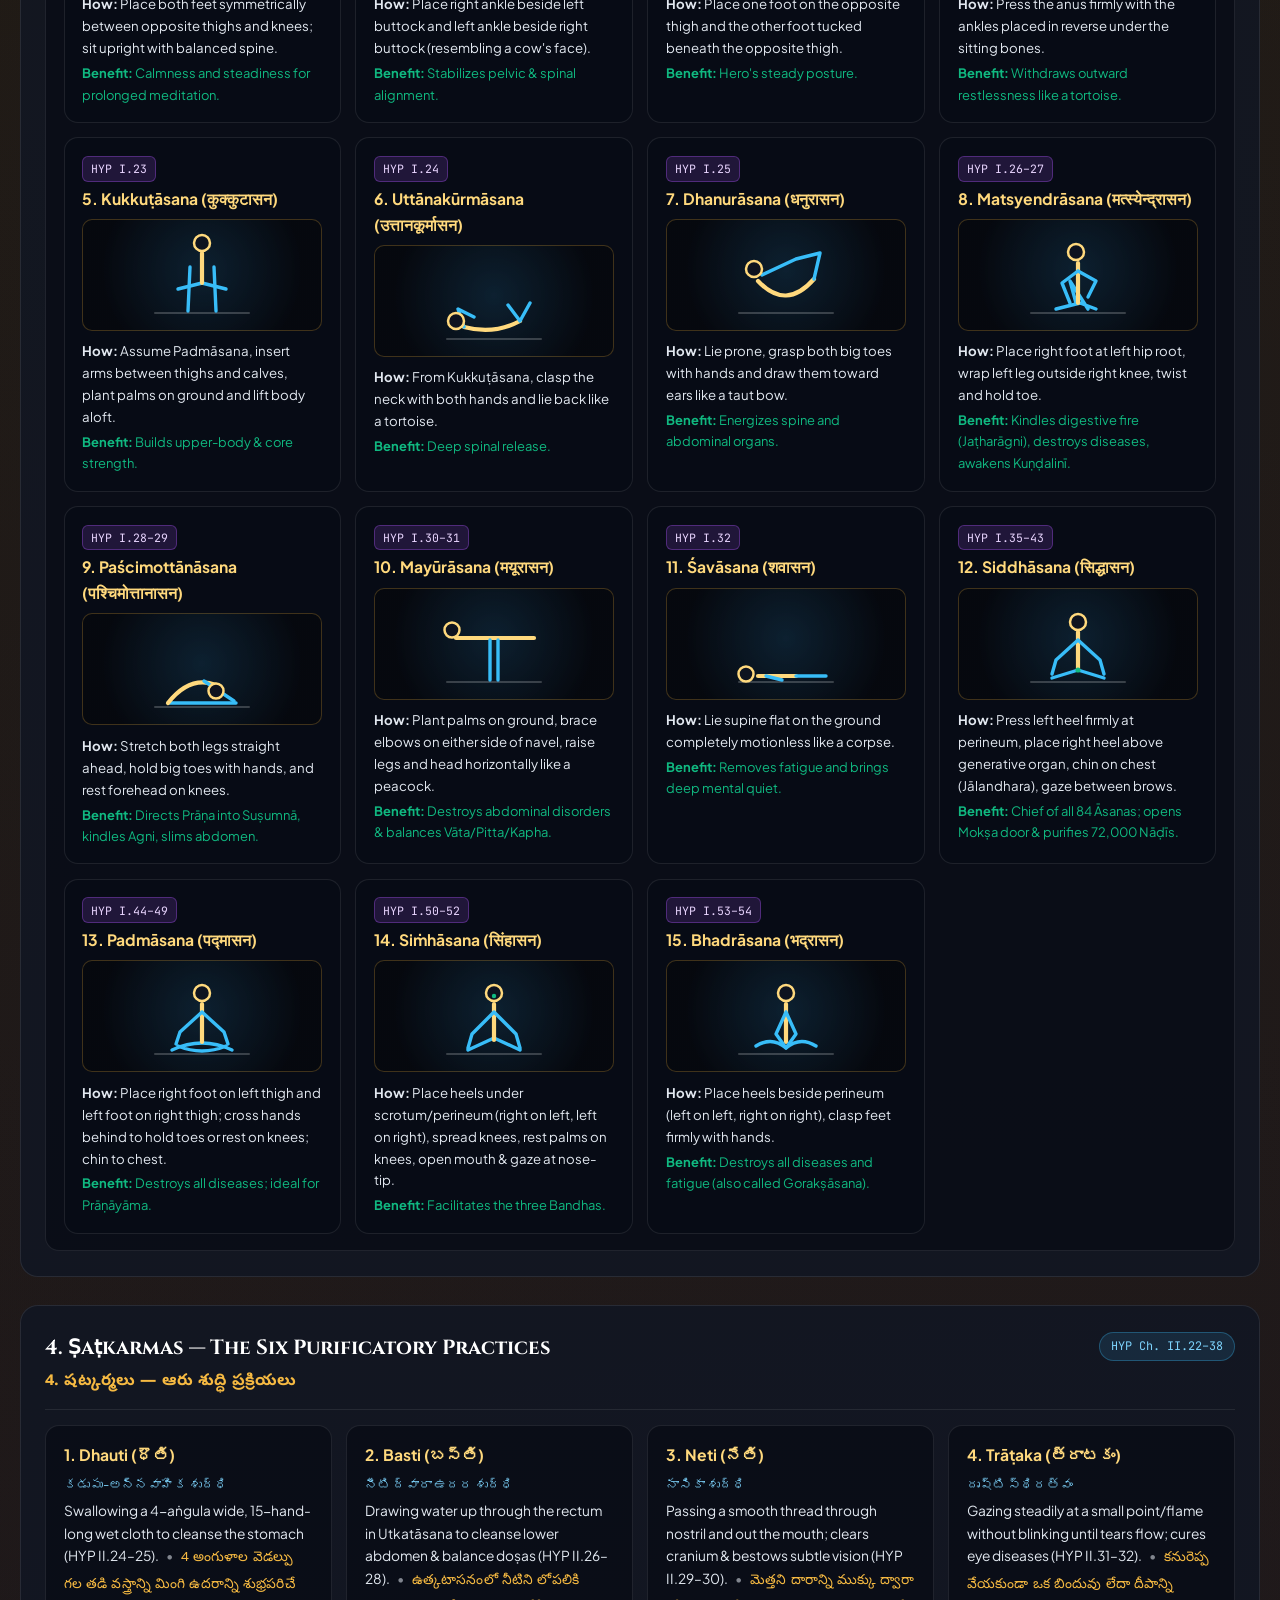
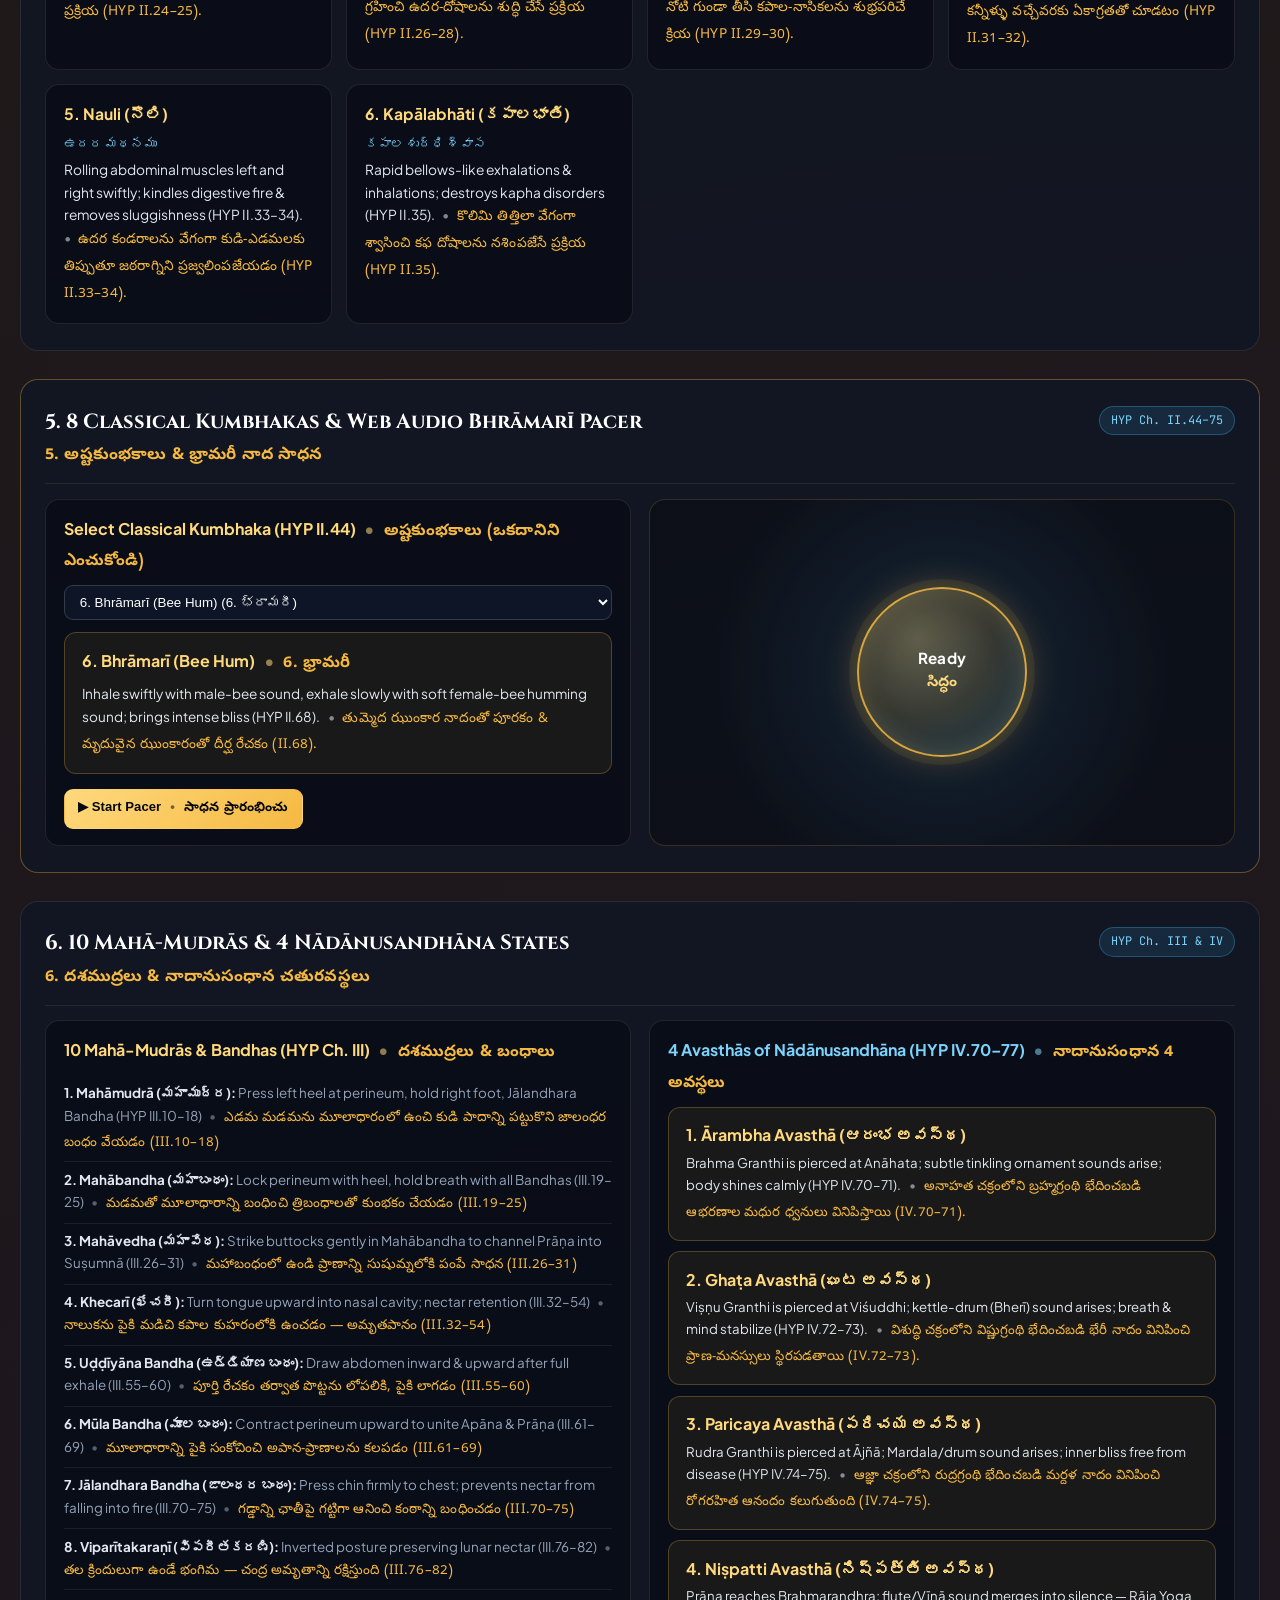
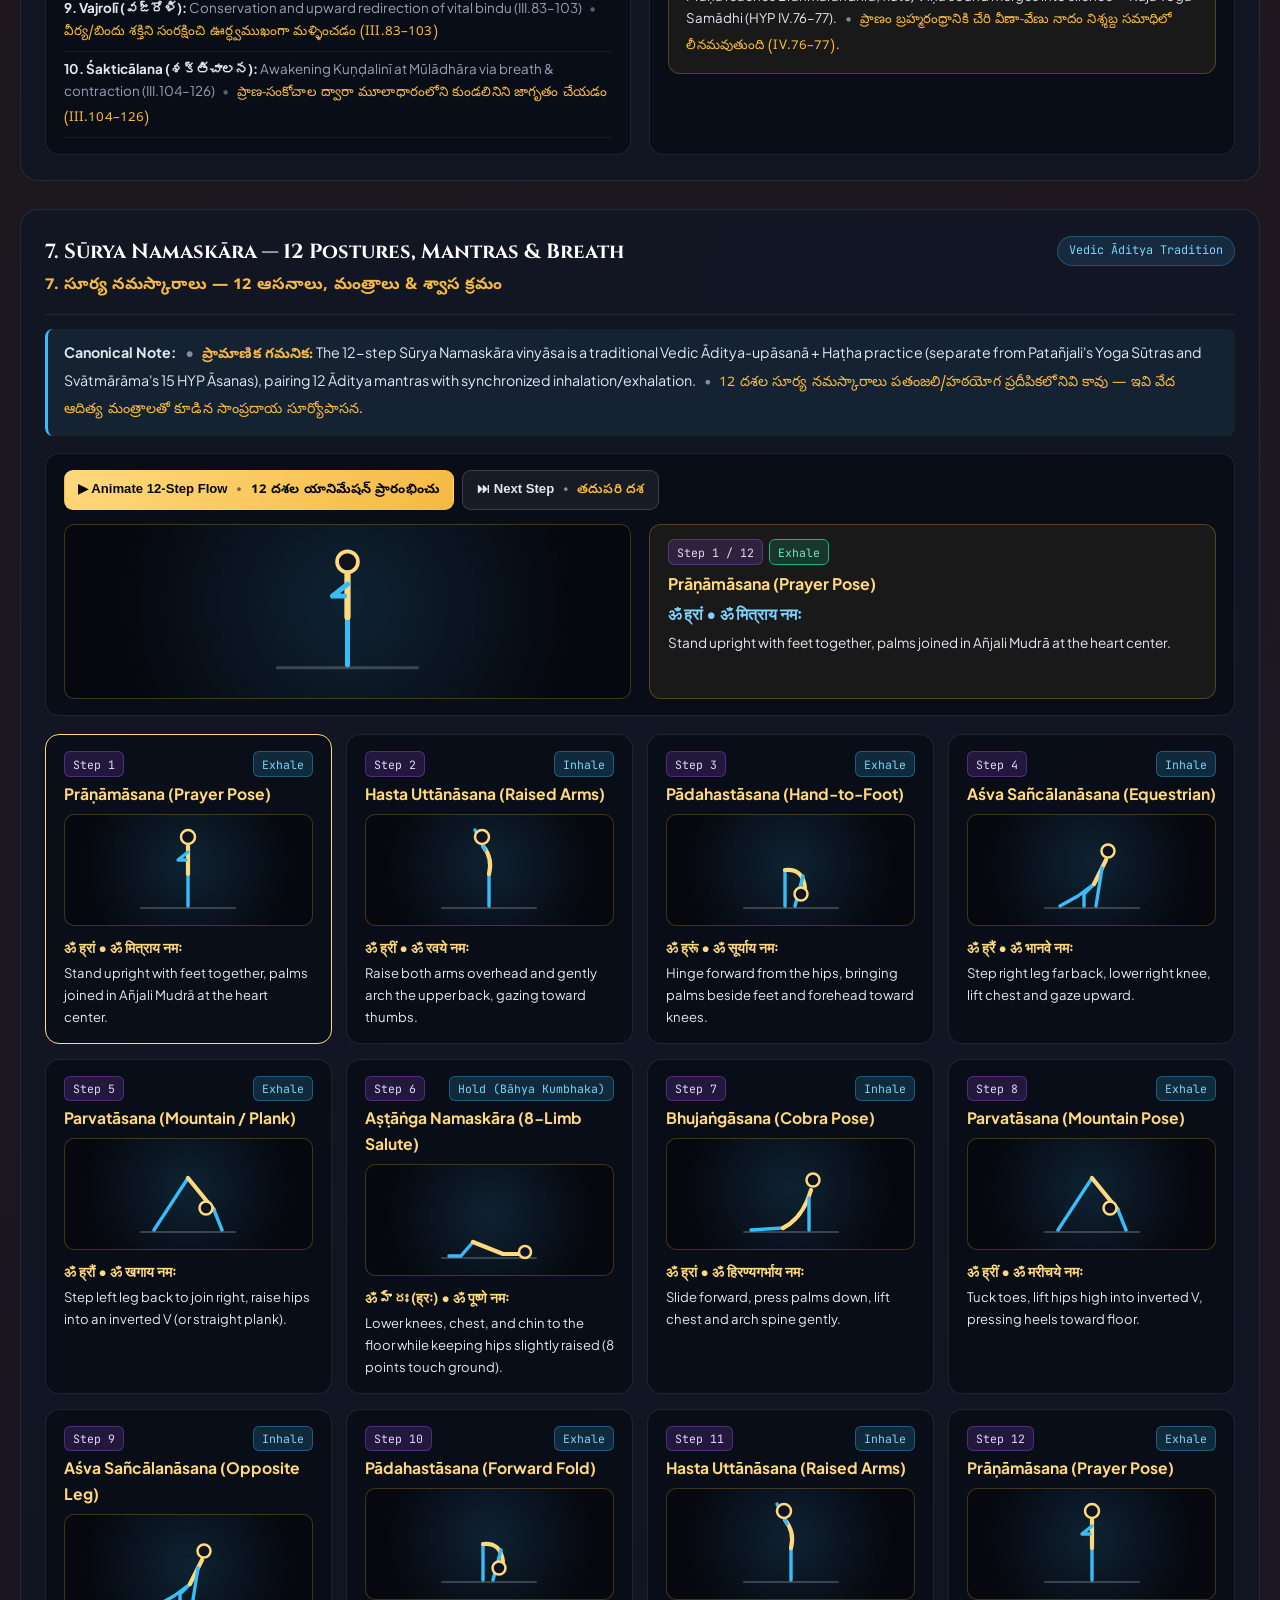
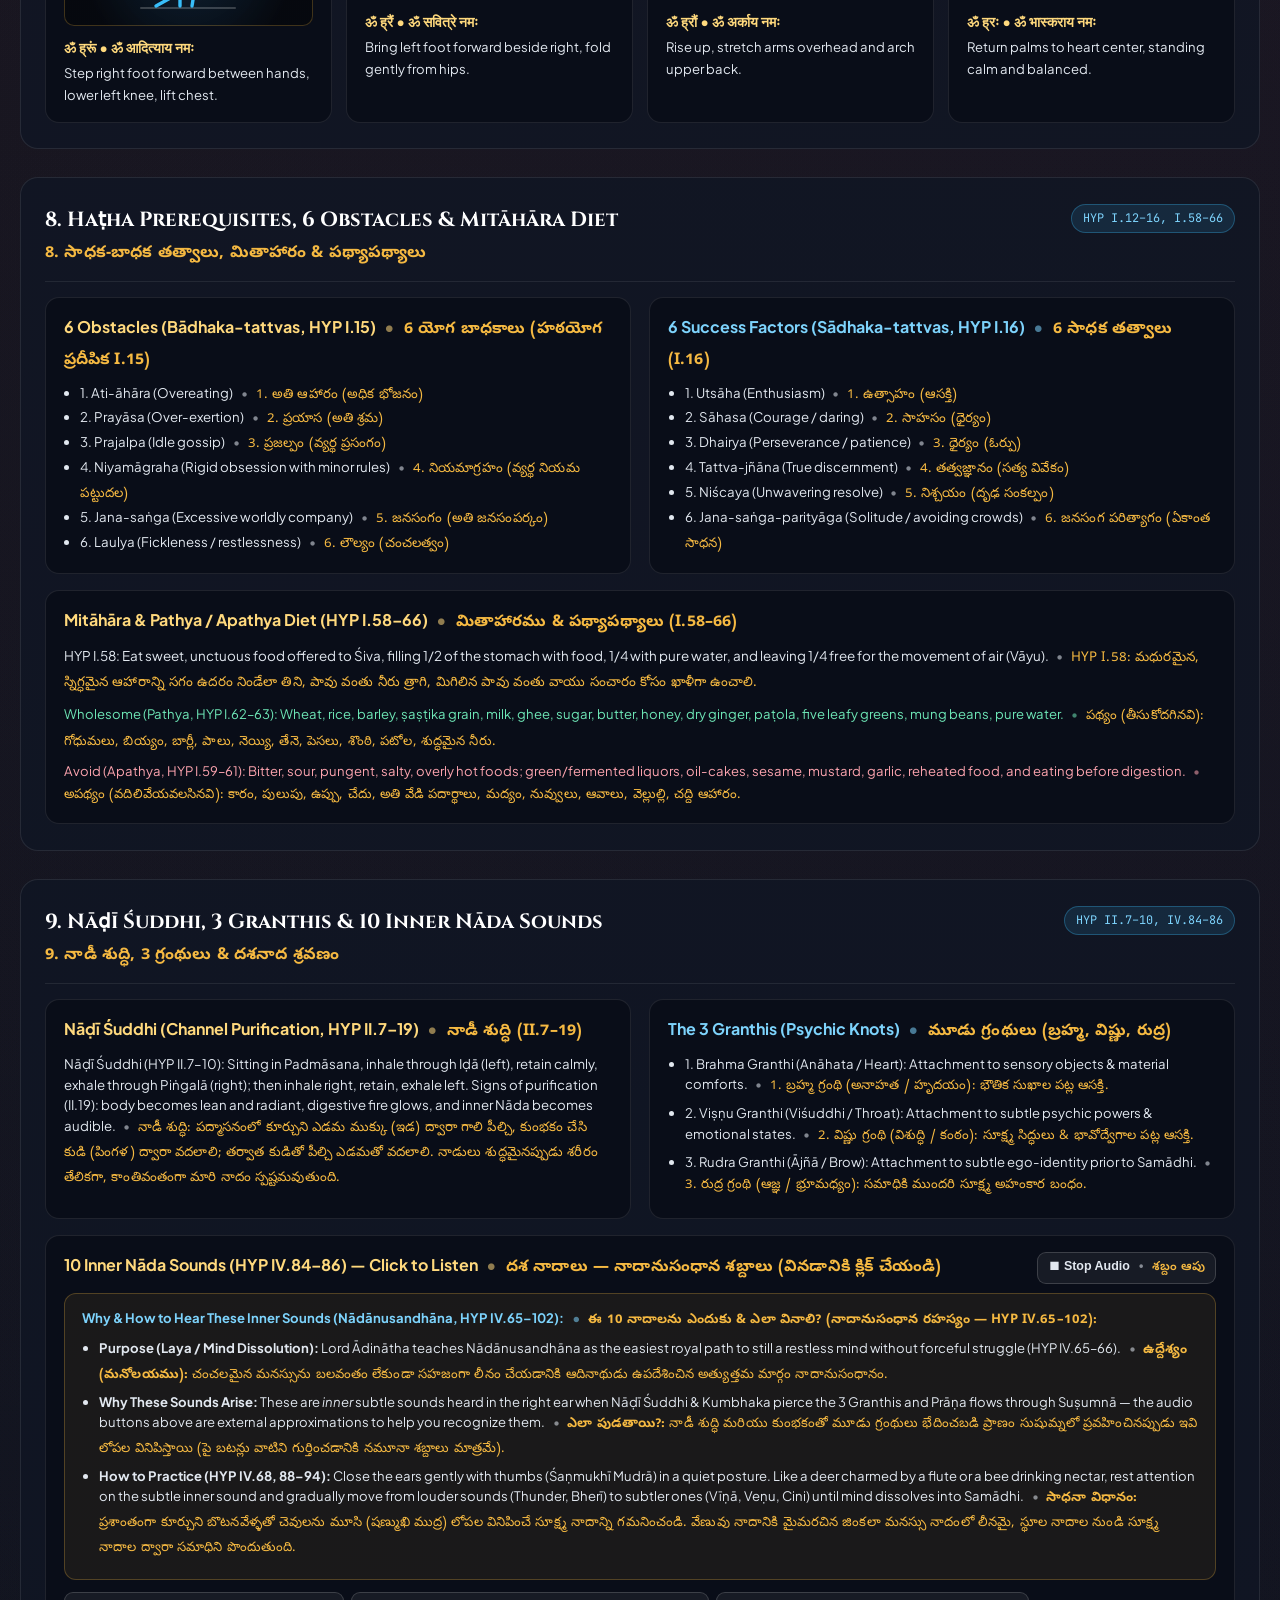
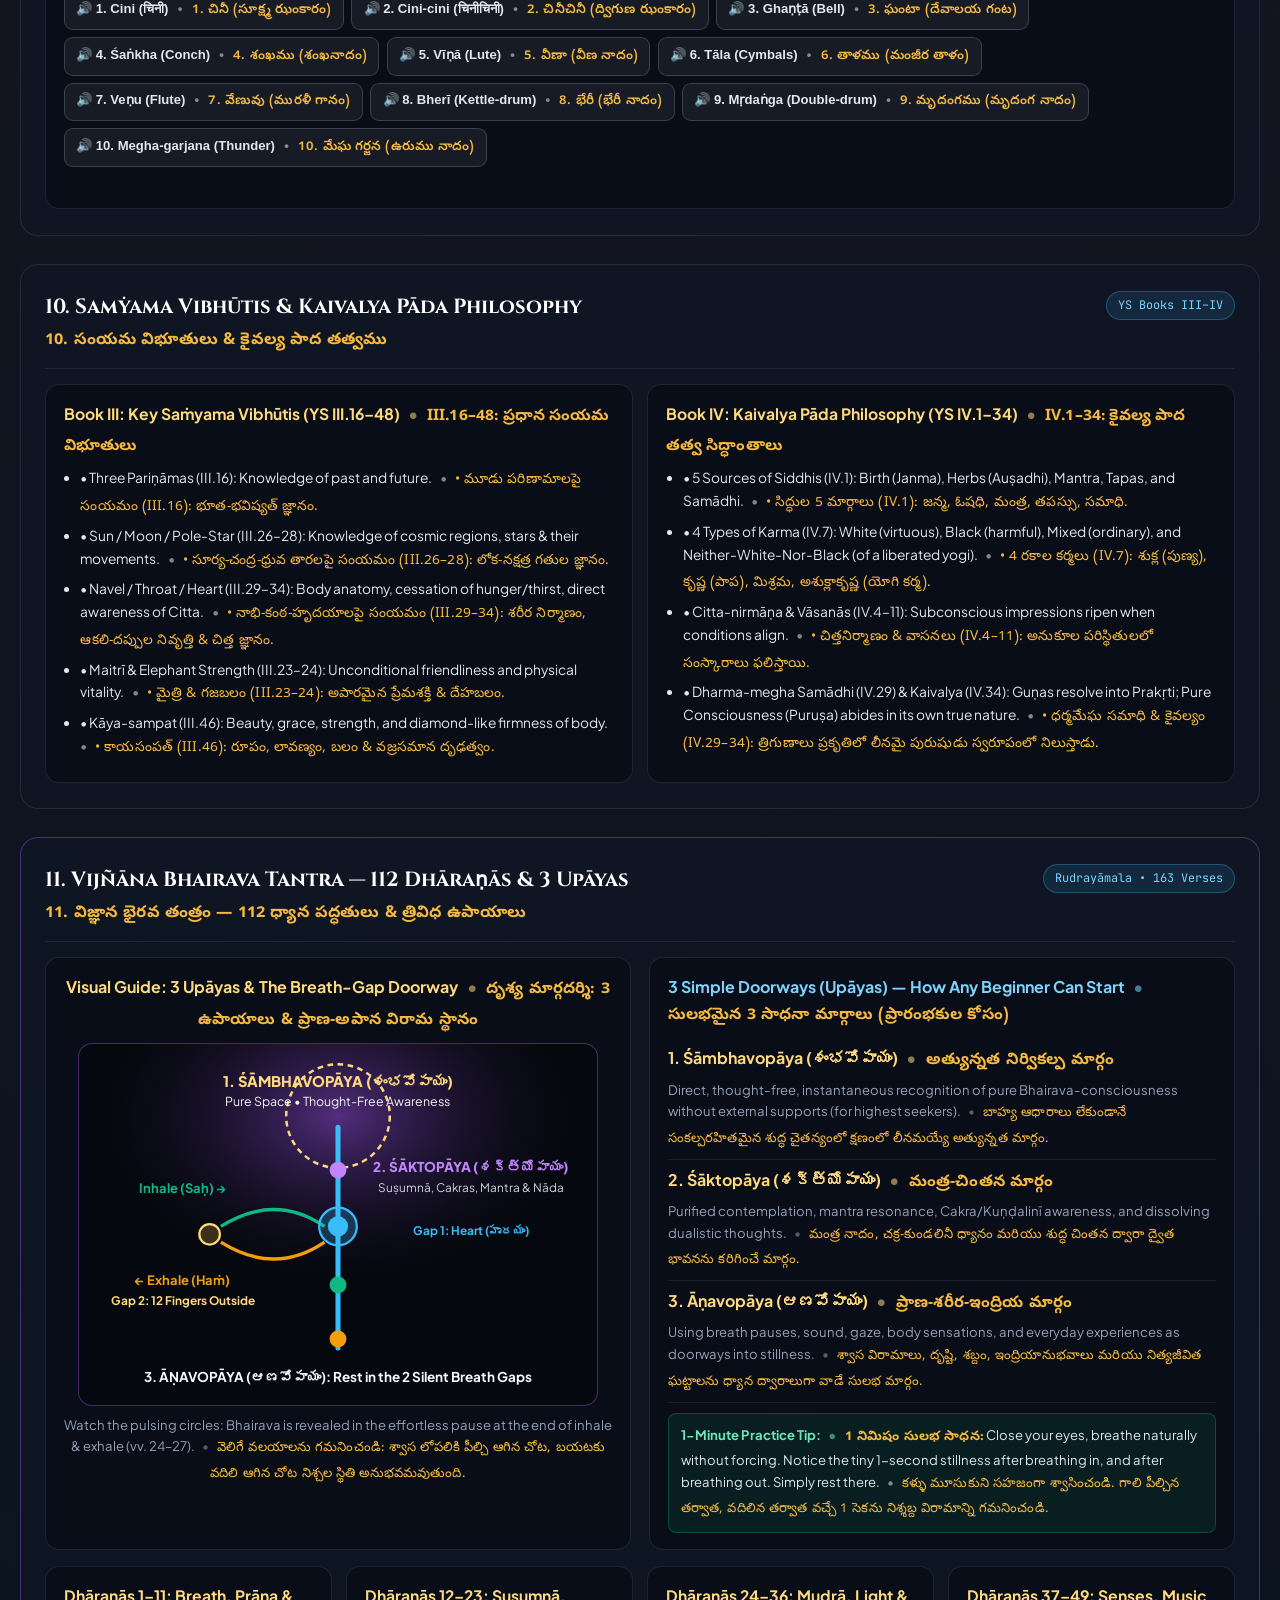
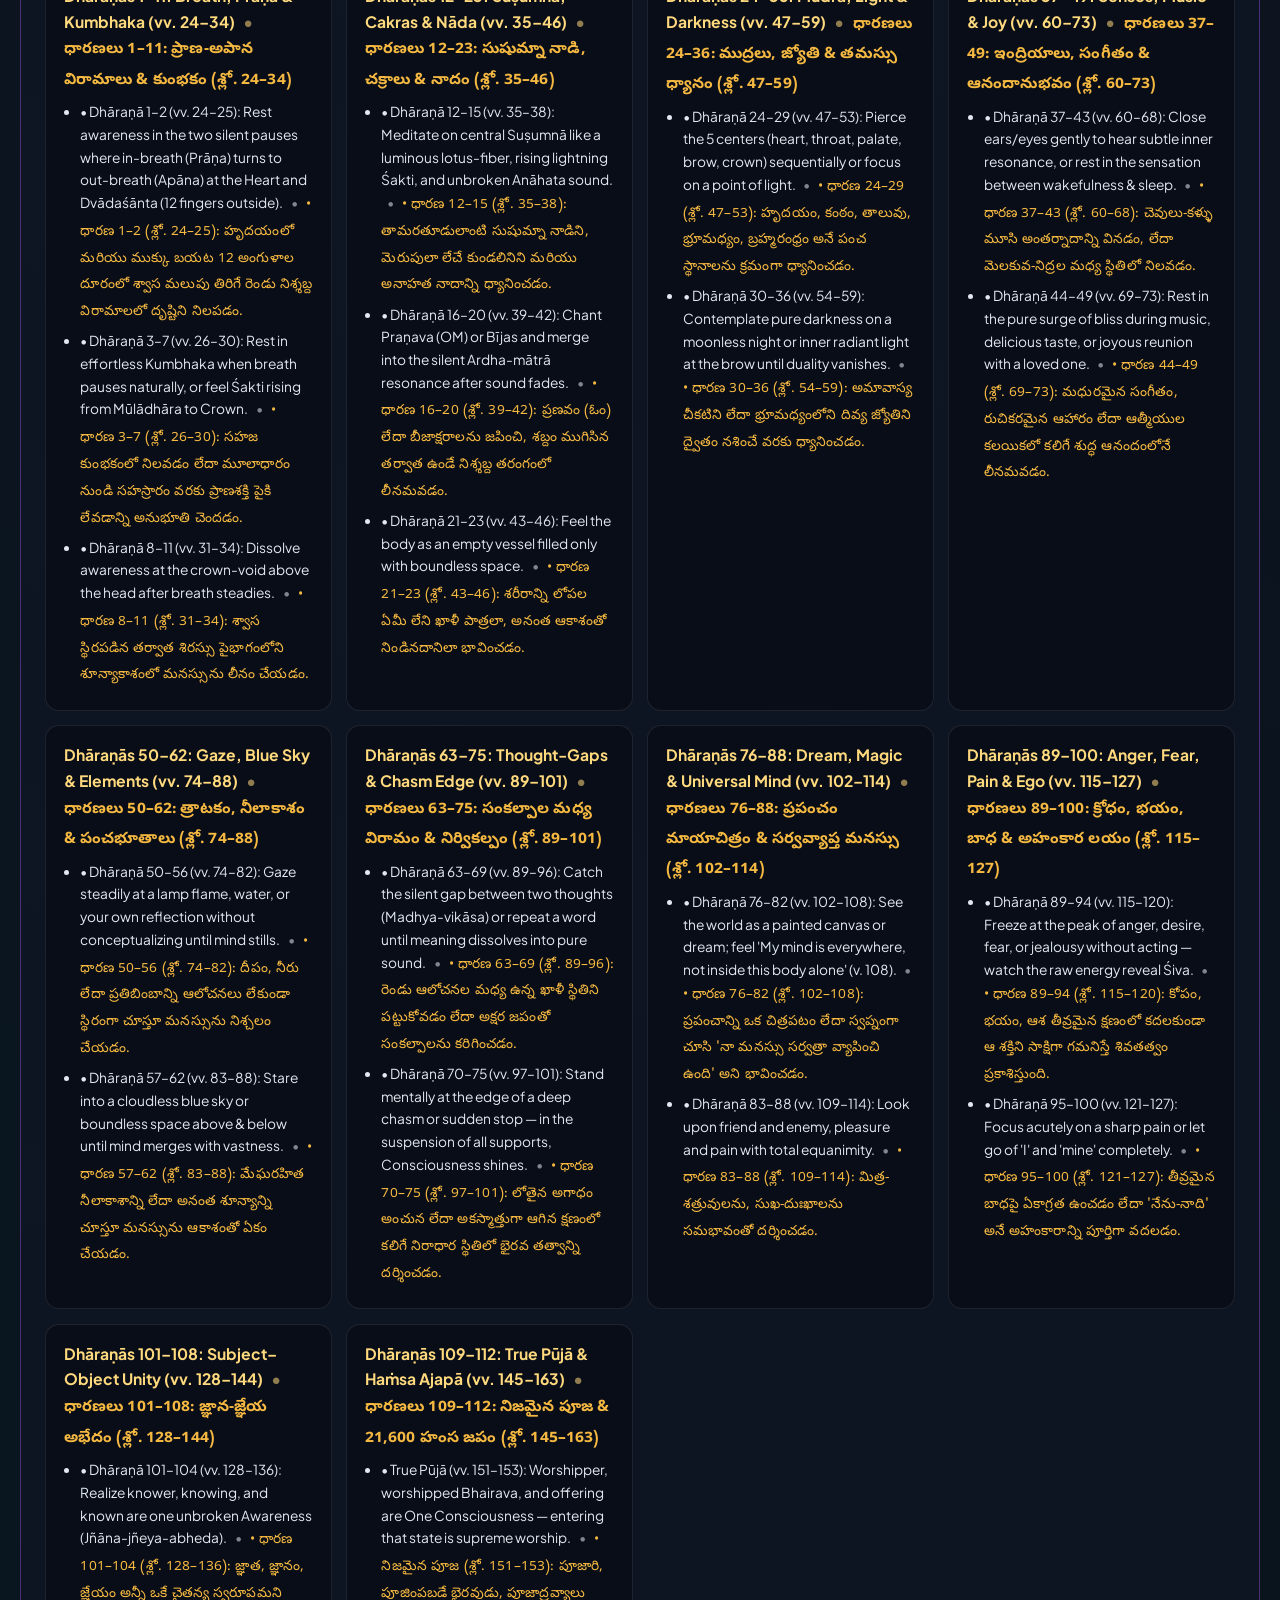
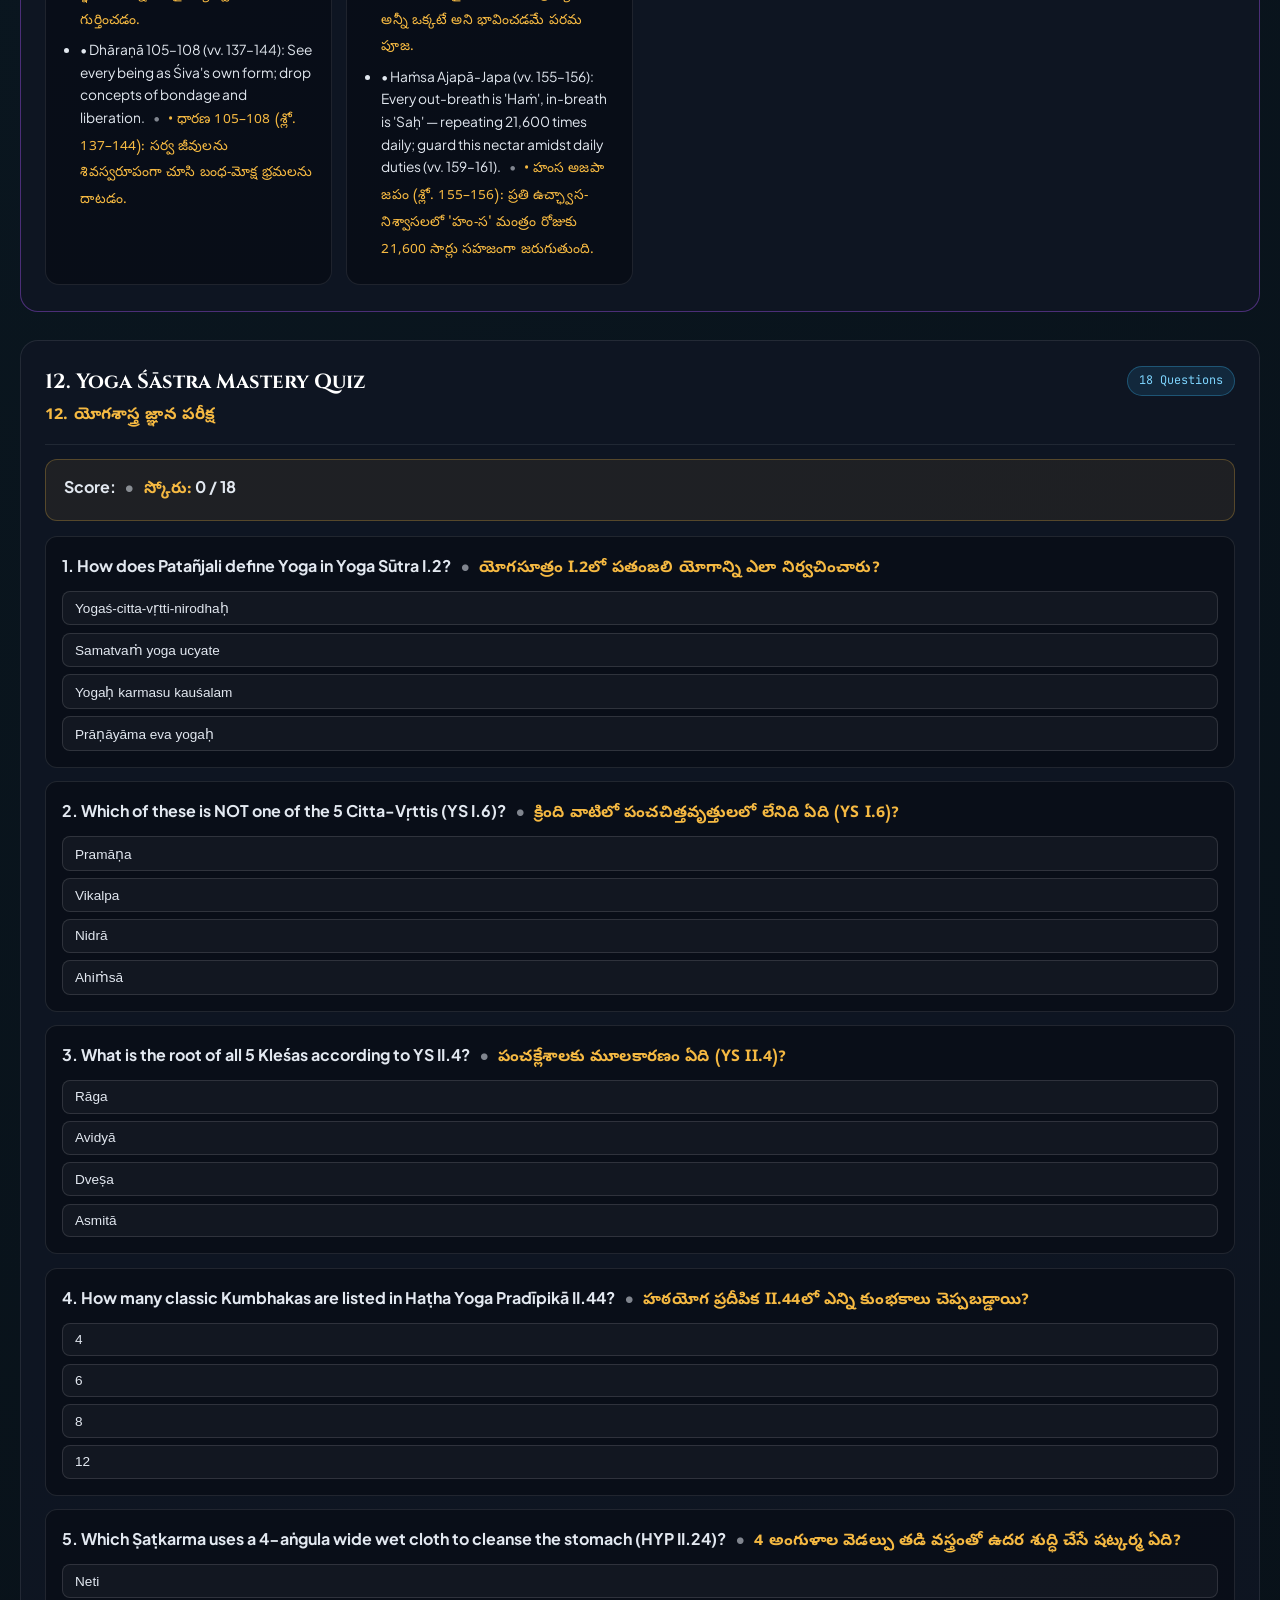
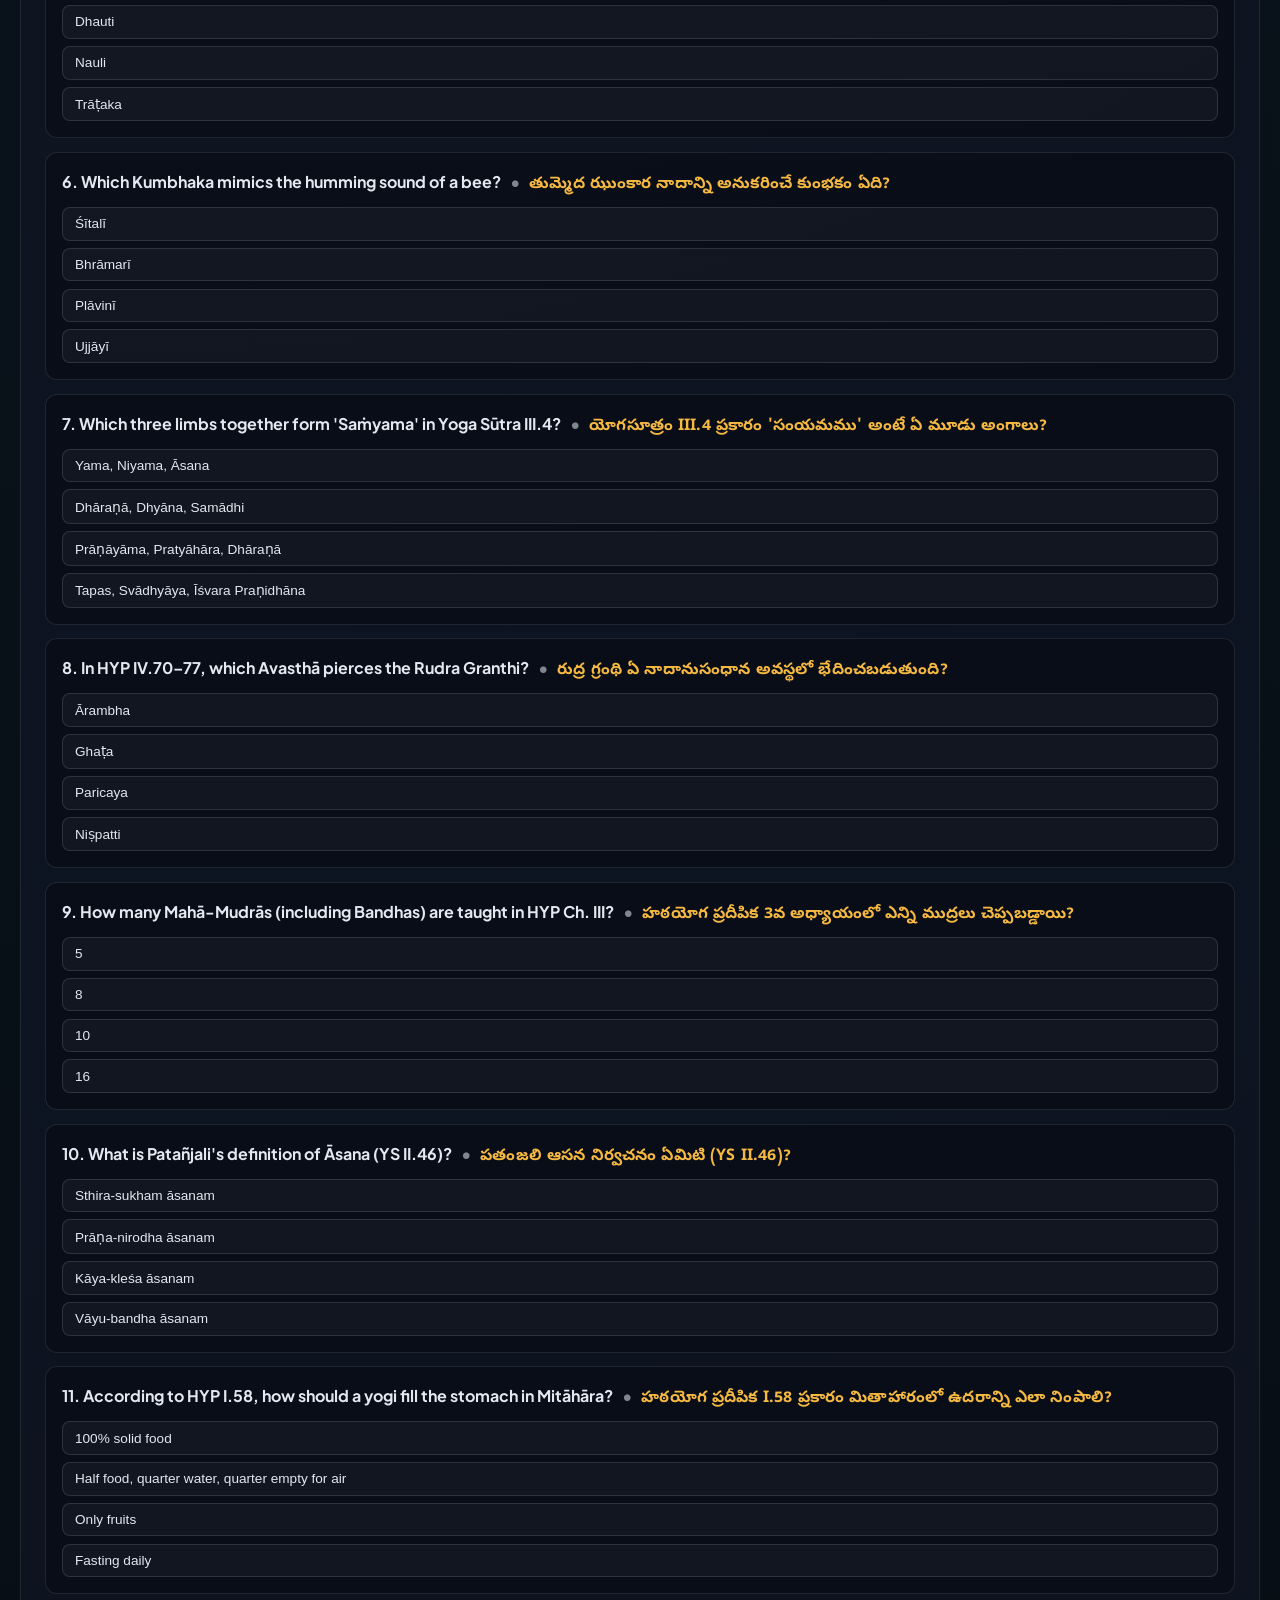
<file: YogaShastra/index.html>
<!DOCTYPE html>
<html lang="en">
<head>
  <meta charset="UTF-8">
  <meta name="viewport" content="width=device-width, initial-scale=1.0">
  <title>Yoga Śāstra (योगशास्त्रम् • యోగశాస్త్రము) — Pātañjala Yoga Sūtras &amp; Haṭha Yoga Pradīpikā</title>
  <link rel="icon" type="image/svg+xml" href="favicon.svg">
  <link rel="stylesheet" href="../SwasaMahaVignanam/style.css">
  <link rel="preconnect" href="https://fonts.googleapis.com">
  <link rel="preconnect" href="https://fonts.gstatic.com" crossorigin>
  <link href="https://fonts.googleapis.com/css2?family=Cinzel:wght@600;700;800;900&family=Plus+Jakarta+Sans:wght@300;400;500;600;700;800&family=JetBrains+Mono:wght@400;500;600;700&family=Noto+Sans+Telugu:wght@400;600;700;800&display=swap" rel="stylesheet">
  <style>
    .asana-visual {
      width: 100%;
      height: 112px;
      background: radial-gradient(circle at 50% 45%, rgba(56, 189, 248, 0.12), rgba(6, 8, 13, 0.78) 75%);
      border: 1px solid rgba(245, 185, 66, 0.24);
      border-radius: 10px;
      display: flex;
      align-items: center;
      justify-content: center;
      margin: 0.45rem 0 0.6rem;
      overflow: hidden;
    }
    .asana-svg {
      width: 124px;
      height: 100px;
    }
    .asana-svg .mat { stroke: rgba(255,255,255,0.2); stroke-width: 2; stroke-linecap: round; }
    .asana-svg .limb { fill: none; stroke: #38bdf8; stroke-width: 3.4; stroke-linecap: round; stroke-linejoin: round; }
    .asana-svg .torso { fill: none; stroke: #ffd97d; stroke-width: 4.2; stroke-linecap: round; stroke-linejoin: round; }
    .asana-svg .head { fill: #0e131f; stroke: #ffd97d; stroke-width: 2.5; }
    .asana-svg .accent { fill: #10b981; }
    @keyframes asanaBreath {
      0%, 100% { transform: translateY(0) scale(1); filter: drop-shadow(0 0 4px rgba(56, 189, 248, 0.25)); }
      50% { transform: translateY(-2.5px) scale(1.03); filter: drop-shadow(0 0 10px rgba(245, 185, 66, 0.45)); }
    }
    .asana-svg .pose-group {
      transform-origin: 62px 76px;
      animation: asanaBreath 4.2s ease-in-out infinite;
    }
  </style>
</head>
<body data-lang="dual">

  <div class="ambient-glow glow-sun"></div>

  <header class="site-header">
    <div class="header-container">
      <div class="logo-area">
        <div class="sun-icon"><img src="favicon.svg" alt="Yoga Śāstra" width="24" height="24" style="display:block;"></div>
        <div class="logo-text">
          <h1>Yoga Śāstra</h1>
          <span>योगशास्त्रम् • యోగశాస్త్రము • Patañjali &amp; Svātmārāma</span>
        </div>
      </div>

      <div class="header-controls">
        <div class="lang-segmented" role="group" aria-label="Language Selector">
          <button type="button" class="lang-opt active" data-lang-val="dual"><span class="lang-full">🌐 Dual</span><span class="lang-short">Dual</span></button>
          <button type="button" class="lang-opt" data-lang-val="telugu"><span class="lang-full">తెలుగు</span><span class="lang-short">తెలుగు</span></button>
          <button type="button" class="lang-opt" data-lang-val="english"><span class="lang-full">English</span><span class="lang-short">Eng</span></button>
        </div>
        <button id="menuToggle" class="hamburger-btn" aria-label="Toggle Navigation Menu" aria-expanded="false">
          <span class="hamburger-box"><span class="hamburger-inner"></span></span>
        </button>
      </div>
    </div>
  </header>

  <div id="navOverlay" class="nav-overlay" aria-hidden="true"></div>
  <aside id="navDrawer" class="nav-drawer" aria-hidden="true">
    <div class="drawer-header">
      <div class="drawer-title">
        <div class="sun-icon" style="width:34px;height:34px;box-shadow:none;"><img src="favicon.svg" alt="Yoga" width="20" height="20"></div>
        <div>
          <div class="lang-en" style="font-weight:700;color:#fff;font-size:1.02rem;">Yoga Śāstra Index</div>
          <div class="lang-te" style="font-weight:700;color:var(--gold-bright);font-size:0.95rem;">యోగశాస్త్ర విషయ సూచిక</div>
        </div>
      </div>
      <button id="closeDrawer" class="drawer-close-btn" aria-label="Close">✕</button>
    </div>
    <nav class="drawer-nav-list">
      <a href="#sec-overview" class="drawer-nav-item active"><span class="drawer-item-icon">🪷</span><span class="drawer-item-text"><span class="lang-en">1. Pātañjala Yoga Sūtras (4 Pādas)</span><span class="lang-te">1. పతంజలి యోగసూత్రాలు (4 పాదాలు)</span></span></a>
      <a href="#sec-vritti" class="drawer-nav-item"><span class="drawer-item-icon">🧠</span><span class="drawer-item-text"><span class="lang-en">2. Pañca-Vṛtti, Kleśa &amp; Antarāya Lab</span><span class="lang-te">2. పంచవృత్తులు, క్లేశాలు &amp; అంతరాయాలు</span></span></a>
      <a href="#sec-ashtanga" class="drawer-nav-item"><span class="drawer-item-icon">☸️</span><span class="drawer-item-text"><span class="lang-en">3. Aṣṭāṅga 8-Limb Map &amp; 15 Āsanas</span><span class="lang-te">3. అష్టాంగ యోగం &amp; 15 ఆసనాలు</span></span></a>
      <a href="#sec-shatkarma" class="drawer-nav-item"><span class="drawer-item-icon">💧</span><span class="drawer-item-text"><span class="lang-en">4. Ṣaṭkarmas (6 Purifications)</span><span class="lang-te">4. షట్కర్మలు (హఠయోగ ప్రదీపిక)</span></span></a>
      <a href="#sec-kumbhaka" class="drawer-nav-item"><span class="drawer-item-icon">🐝</span><span class="drawer-item-text"><span class="lang-en">5. 8 Classical Kumbhakas &amp; Bhrāmarī Pacer</span><span class="lang-te">5. అష్టకుంభకాలు &amp; భ్రామరీ సాధన</span></span></a>
      <a href="#sec-mudra" class="drawer-nav-item"><span class="drawer-item-icon">🔔</span><span class="drawer-item-text"><span class="lang-en">6. 10 Mudrās &amp; 4 Nādānusandhāna States</span><span class="lang-te">6. దశముద్రలు &amp; నాదానుసంధానం</span></span></a>
      <a href="#sec-surya" class="drawer-nav-item"><span class="drawer-item-icon">☀️</span><span class="drawer-item-text"><span class="lang-en">7. Sūrya Namaskāra (12 Steps &amp; Mantras)</span><span class="lang-te">7. సూర్య నమస్కారాలు (12 మంత్రాలు)</span></span></a>
      <a href="#sec-diet" class="drawer-nav-item"><span class="drawer-item-icon">🥗</span><span class="drawer-item-text"><span class="lang-en">8. Obstacles, Mitāhāra &amp; Pathya</span><span class="lang-te">8. మితాహారం &amp; పథ్యాపథ్యాలు</span></span></a>
      <a href="#sec-nadis" class="drawer-nav-item"><span class="drawer-item-icon">🌊</span><span class="drawer-item-text"><span class="lang-en">9. Nāḍī Śuddhi, Granthis &amp; 10 Nādas</span><span class="lang-te">9. నాడీ శుద్ధి &amp; దశనాదాలు</span></span></a>
      <a href="#sec-vibhuti" class="drawer-nav-item"><span class="drawer-item-icon">✨</span><span class="drawer-item-text"><span class="lang-en">10. Vibhūti &amp; Kaivalya Pāda (YS III–IV)</span><span class="lang-te">10. విభూతి &amp; కైవల్య పాదం</span></span></a>
      <a href="#sec-vbt" class="drawer-nav-item"><span class="drawer-item-icon">🔱</span><span class="drawer-item-text"><span class="lang-en">11. Vijñāna Bhairava Tantra (112 Dhāraṇās)</span><span class="lang-te">11. విజ్ఞాన భైరవ తంత్రం (112 ధారణలు)</span></span></a>
      <a href="#sec-quiz" class="drawer-nav-item"><span class="drawer-item-icon">🎓</span><span class="drawer-item-text"><span class="lang-en">12. Mastery Assessment Quiz</span><span class="lang-te">12. జ్ఞాన పరీక్ష (క్విజ్)</span></span></a>
    </nav>
  </aside>

  <main class="main-wrap">
    <section class="hero-banner">
      <div class="hero-badge">🪷 <span class="lang-en">Pātañjala Yoga Sūtras &amp; Haṭha Yoga Pradīpikā (Svātmārāma)</span><span class="dual-sep">•</span><span class="lang-te">పతంజలి యోగసూత్రాలు &amp; హఠయోగ ప్రదీపిక</span></div>
      <h2 class="hero-title">Yoga Śāstra — Mind, Breath &amp; Awakening</h2>
      <div class="hero-subtitle-te">యోగశ్చిత్తవృత్తినిరోధః (I.2) • హఠవిద్యా హి మత్స్యేంద్రగోరక్షాద్యా విజానతే</div>
      <p class="hero-desc">
        <span class="lang-en">A canonical interactive laboratory uniting <strong>Patañjali's Yoga Sūtras</strong> (4 Pādas, 5 Citta-Vṛttis, 5 Kleśas, 9 Antarāyas, Aṣṭāṅga 8 Limbs) with <strong>Svātmārāma's Haṭha Yoga Pradīpikā</strong> (15 Āsanas, 6 Ṣaṭkarmas, 8 Kumbhakas with Web Audio Bhrāmarī pacer, 10 Mudrās, and 4 Nādānusandhāna states).</span>
        <span class="lang-te"><br><strong>పతంజలి యోగసూత్రాలు</strong> (4 పాదాలు, పంచవృత్తులు, పంచక్లేశాలు, 9 అంతరాయాలు, అష్టాంగ యోగం) మరియు <strong>స్వాత్మారాముని హఠయోగ ప్రదీపిక</strong> (15 ఆసనాలు, షట్కర్మలు, 8 కుంభకాలు, 10 ముద్రలు, 4 నాదానుసంధాన అవస్థలు) ల ప్రామాణిక ప్రయోగశాల.</span>
      </p>
      <div class="hero-stats">
        <div class="stat-pill"><div class="val">195</div><div class="lbl"><span class="lang-en">Yoga Sūtras (4 Pādas)</span><span class="dual-sep">/</span><span class="lang-te">యోగసూత్రాలు</span></div></div>
        <div class="stat-pill"><div class="val">8</div><div class="lbl"><span class="lang-en">Aṣṭāṅga Limbs &amp; Kumbhakas</span><span class="dual-sep">/</span><span class="lang-te">అష్టాంగ &amp; కుంభకాలు</span></div></div>
        <div class="stat-pill"><div class="val">6 + 10</div><div class="lbl"><span class="lang-en">Ṣaṭkarmas &amp; Mudrās</span><span class="dual-sep">/</span><span class="lang-te">షట్కర్మలు &amp; ముద్రలు</span></div></div>
        <div class="stat-pill"><div class="val">4</div><div class="lbl"><span class="lang-en">Nādānusandhāna Avasthās</span><span class="dual-sep">/</span><span class="lang-te">నాద అవస్థలు</span></div></div>
      </div>
    </section>

    <section id="sec-overview" class="study-section">
      <div class="section-header">
        <div><h3 class="section-title"><span class="lang-en">1. Structure of Pātañjala Yoga Sūtras (4 Pādas)</span></h3><div class="section-title-te"><span class="lang-te">1. పతంజలి యోగసూత్రాల చతుష్పాద నిర్మాణం</span></div></div>
        <span class="ch-badge">YS I–IV</span>
      </div>
      <div id="secOverviewBody"></div>
    </section>

    <section id="sec-vritti" class="study-section">
      <div class="section-header">
        <div><h3 class="section-title"><span class="lang-en">2. Pañca-Vṛtti, Pañca-Kleśa &amp; 9 Antarāyas Analyzer</span></h3><div class="section-title-te"><span class="lang-te">2. పంచవృత్తులు, పంచక్లేశాలు &amp; 9 అంతరాయాల విశ్లేషణ</span></div></div>
        <span class="ch-badge">YS I.5–11, I.30, II.3</span>
      </div>
      <div id="secVrittiBody"></div>
    </section>

    <section id="sec-ashtanga" class="study-section">
      <div class="section-header">
        <div><h3 class="section-title"><span class="lang-en">3. Interactive Aṣṭāṅga 8-Limb Map &amp; 15 Haṭha Āsanas</span></h3><div class="section-title-te"><span class="lang-te">3. అష్టాంగ యోగ 8 అంగాలు &amp; హఠయోగ 15 ఆసనాలు</span></div></div>
        <span class="ch-badge">YS II.29 • HYP Ch. I</span>
      </div>
      <div id="secAshtangaBody"></div>
    </section>

    <section id="sec-shatkarma" class="study-section">
      <div class="section-header">
        <div><h3 class="section-title"><span class="lang-en">4. Ṣaṭkarmas — The Six Purificatory Practices</span></h3><div class="section-title-te"><span class="lang-te">4. షట్కర్మలు — ఆరు శుద్ధి ప్రక్రియలు</span></div></div>
        <span class="ch-badge">HYP Ch. II.22–38</span>
      </div>
      <div id="secShatkarmaBody"></div>
    </section>

    <section id="sec-kumbhaka" class="study-section" style="border-color:rgba(245,185,66,0.35);">
      <div class="section-header">
        <div><h3 class="section-title"><span class="lang-en">5. 8 Classical Kumbhakas &amp; Web Audio Bhrāmarī Pacer</span></h3><div class="section-title-te"><span class="lang-te">5. అష్టకుంభకాలు &amp; భ్రామరీ నాద సాధన</span></div></div>
        <span class="ch-badge">HYP Ch. II.44–75</span>
      </div>
      <div id="secKumbhakaBody"></div>
    </section>

    <section id="sec-mudra" class="study-section">
      <div class="section-header">
        <div><h3 class="section-title"><span class="lang-en">6. 10 Mahā-Mudrās &amp; 4 Nādānusandhāna States</span></h3><div class="section-title-te"><span class="lang-te">6. దశముద్రలు &amp; నాదానుసంధాన చతురవస్థలు</span></div></div>
        <span class="ch-badge">HYP Ch. III &amp; IV</span>
      </div>
      <div id="secMudraBody"></div>
    </section>

    <section id="sec-surya" class="study-section">
      <div class="section-header">
        <div><h3 class="section-title"><span class="lang-en">7. Sūrya Namaskāra — 12 Postures, Mantras &amp; Breath</span></h3><div class="section-title-te"><span class="lang-te">7. సూర్య నమస్కారాలు — 12 ఆసనాలు, మంత్రాలు &amp; శ్వాస క్రమం</span></div></div>
        <span class="ch-badge">Vedic Āditya Tradition</span>
      </div>
      <div id="secSuryaBody"></div>
    </section>

    <section id="sec-diet" class="study-section">
      <div class="section-header">
        <div><h3 class="section-title"><span class="lang-en">8. Haṭha Prerequisites, 6 Obstacles &amp; Mitāhāra Diet</span></h3><div class="section-title-te"><span class="lang-te">8. సాధక-బాధక తత్వాలు, మితాహారం &amp; పథ్యాపథ్యాలు</span></div></div>
        <span class="ch-badge">HYP I.12–16, I.58–66</span>
      </div>
      <div id="secDietBody"></div>
    </section>

    <section id="sec-nadis" class="study-section">
      <div class="section-header">
        <div><h3 class="section-title"><span class="lang-en">9. Nāḍī Śuddhi, 3 Granthis &amp; 10 Inner Nāda Sounds</span></h3><div class="section-title-te"><span class="lang-te">9. నాడీ శుద్ధి, 3 గ్రంథులు &amp; దశనాద శ్రవణం</span></div></div>
        <span class="ch-badge">HYP II.7–10, IV.84–86</span>
      </div>
      <div id="secNadisBody"></div>
    </section>

    <section id="sec-vibhuti" class="study-section">
      <div class="section-header">
        <div><h3 class="section-title"><span class="lang-en">10. Saṁyama Vibhūtis &amp; Kaivalya Pāda Philosophy</span></h3><div class="section-title-te"><span class="lang-te">10. సంయమ విభూతులు &amp; కైవల్య పాద తత్వము</span></div></div>
        <span class="ch-badge">YS Books III–IV</span>
      </div>
      <div id="secVibhutiBody"></div>
    </section>

    <section id="sec-vbt" class="study-section" style="border-color:rgba(168,85,247,0.4);">
      <div class="section-header">
        <div><h3 class="section-title"><span class="lang-en">11. Vijñāna Bhairava Tantra — 112 Dhāraṇās &amp; 3 Upāyas</span></h3><div class="section-title-te"><span class="lang-te">11. విజ్ఞాన భైరవ తంత్రం — 112 ధ్యాన పద్ధతులు &amp; త్రివిధ ఉపాయాలు</span></div></div>
        <span class="ch-badge">Rudrayāmala • 163 Verses</span>
      </div>
      <div id="secVbtBody"></div>
    </section>

    <section id="sec-quiz" class="study-section">
      <div class="section-header">
        <div><h3 class="section-title"><span class="lang-en">12. Yoga Śāstra Mastery Quiz</span></h3><div class="section-title-te"><span class="lang-te">12. యోగశాస్త్ర జ్ఞాన పరీక్ష</span></div></div>
        <span class="ch-badge">18 Questions</span>
      </div>
      <div id="secQuizBody"></div>
    </section>
  </main>

  <footer class="site-footer">
    <div style="margin-bottom: 1.25rem;">
      <a href="../index.html" class="btn-ghost" style="display: inline-flex; align-items: center; gap: 0.5rem; border: 1px solid rgba(245, 185, 66, 0.45); color: #fff; padding: 0.65rem 1.5rem; border-radius: 30px; text-decoration: none; font-weight: 600; font-size: 0.92rem; background: rgba(245, 185, 66, 0.12);">
        <span class="lang-en">← Go to AncientWisdom Portal (प्राचीन ज्ञानम् • ప్రాచీన జ్ఞానము)</span>
        <span class="lang-te">← ప్రాచీన జ్ఞానము పోర్టల్ కు వెళ్ళండి (AncientWisdom Portal)</span> 🏛️
      </a>
    </div>
    <p><span class="lang-en">Yoga Śāstra Interactive Laboratory • Strictly grounded in Pātañjala Yoga Sūtras &amp; Haṭha Yoga Pradīpikā.</span> <span class="dual-sep">•</span> <span class="lang-te">పతంజలి యోగసూత్రాలు &amp; హఠయోగ ప్రదీపిక.</span></p>
  </footer>

  <script src="yoga.js"></script>
</body>
</html>
</file>
<file: SwasaMahaVignanam/style.css>
:root {
  --bg-deep: #06080d;
  --bg-surface: #0e131f;
  --bg-card: rgba(16, 22, 36, 0.78);
  --border-gold: rgba(245, 185, 66, 0.28);
  --border-cyan: rgba(56, 189, 248, 0.25);
  --gold-primary: #f5b942;
  --gold-bright: #ffd97d;
  --cyan-accent: #38bdf8;
  --cyan-bright: #7dd3fc;
  --emerald-accent: #10b981;
  --rose-accent: #f43f5e;
  --purple-accent: #a855f7;
  --text-main: #e2e8f0;
  --text-muted: #94a3b8;
  --font-display: 'Cinzel', Georgia, serif;
  --font-sans: 'Plus Jakarta Sans', system-ui, sans-serif;
  --font-telugu: 'Noto Sans Telugu', sans-serif;
  --font-mono: 'JetBrains Mono', monospace;
}

* { box-sizing: border-box; margin: 0; padding: 0; }
html { scroll-behavior: smooth; }

body {
  background-color: var(--bg-deep);
  color: var(--text-main);
  font-family: var(--font-sans);
  line-height: 1.65;
  overflow-x: hidden;
  background-image:
    radial-gradient(circle at 50% 0%, rgba(245, 185, 66, 0.14) 0%, transparent 60%),
    radial-gradient(circle at 90% 40%, rgba(168, 85, 247, 0.08) 0%, transparent 50%),
    radial-gradient(circle at 10% 70%, rgba(56, 189, 248, 0.08) 0%, transparent 50%);
  transition: background-color 0.4s ease;
}

body.red-light-mode {
  background-color: #160407;
  background-image:
    radial-gradient(circle at 50% 25%, rgba(244, 63, 94, 0.28) 0%, transparent 65%),
    radial-gradient(circle at 50% 80%, rgba(220, 38, 38, 0.18) 0%, transparent 60%);
}

.ambient-glow {
  position: fixed;
  border-radius: 50%;
  filter: blur(120px);
  pointer-events: none;
  z-index: -1;
  opacity: 0.35;
}
.glow-sun {
  top: -80px;
  left: 50%;
  transform: translateX(-50%);
  width: 500px;
  height: 500px;
  background: radial-gradient(circle, #f5b942 0%, #ff7b25 40%, transparent 75%);
}

.telugu-font, .lang-te {
  font-family: var(--font-telugu);
  line-height: 1.8;
  letter-spacing: 0.01em;
}
body[data-lang="english"] .lang-te { display: none !important; }
body[data-lang="telugu"] .lang-en { display: none !important; }
body[data-lang="dual"] .lang-te { color: var(--gold-primary); }
.btn-primary .lang-te, .btn-primary .lang-en, .btn-primary .dual-sep,
.btn.active .lang-te, .btn.active .lang-en, .btn.active .dual-sep,
.lang-opt.active .lang-te { color: #06080d !important; }
body[data-lang="dual"] .drawer-item-text .lang-te { display: block; font-size: 0.85em; color: var(--gold-primary); margin-top: 2px; }
body[data-lang="dual"] .dual-sep { display: inline; opacity: 0.55; margin: 0 0.35rem; }
body[data-lang="english"] .dual-sep, body[data-lang="telugu"] .dual-sep { display: none !important; }

/* Sticky Header */
.site-header {
  position: sticky;
  top: 0;
  z-index: 90;
  background: rgba(6, 8, 13, 0.88);
  backdrop-filter: blur(16px);
  -webkit-backdrop-filter: blur(16px);
  border-bottom: 1px solid rgba(255, 255, 255, 0.08);
  padding: 0.7rem 1.25rem;
}
.header-container {
  max-width: 1280px;
  margin: 0 auto;
  display: flex;
  justify-content: space-between;
  align-items: center;
  gap: 1rem;
}
.logo-area { display: flex; align-items: center; gap: 0.75rem; min-width: 0; }
.sun-icon {
  width: 38px;
  height: 38px;
  border-radius: 50%;
  background: rgba(245, 185, 66, 0.14);
  border: 1px solid rgba(245, 185, 66, 0.45);
  display: flex;
  align-items: center;
  justify-content: center;
  flex-shrink: 0;
  box-shadow: 0 0 18px rgba(245, 185, 66, 0.25);
}
.logo-text h1 {
  font-family: var(--font-display);
  font-size: 1.15rem;
  font-weight: 800;
  color: #fff;
  letter-spacing: 0.03em;
  line-height: 1.15;
}
.logo-text span {
  font-size: 0.76rem;
  color: var(--gold-primary);
  display: block;
}
.header-controls { display: flex; align-items: center; gap: 0.65rem; flex-shrink: 0; }

/* Segmented Language Toggle */
.lang-segmented {
  display: inline-flex;
  background: rgba(15, 23, 42, 0.85);
  border: 1px solid rgba(255, 255, 255, 0.14);
  border-radius: 999px;
  padding: 3px;
}
.lang-opt {
  background: transparent;
  border: none;
  color: var(--text-muted);
  font-family: var(--font-sans);
  font-size: 0.78rem;
  font-weight: 600;
  padding: 0.32rem 0.7rem;
  border-radius: 999px;
  cursor: pointer;
  transition: all 0.2s ease;
}
.lang-opt.active {
  background: linear-gradient(135deg, var(--gold-bright), var(--gold-primary));
  color: #06080d;
  font-weight: 700;
}
.lang-short { display: none; }

/* Hamburger & Drawer */
.hamburger-btn {
  width: 38px;
  height: 38px;
  border-radius: 10px;
  background: rgba(255, 255, 255, 0.06);
  border: 1px solid rgba(255, 255, 255, 0.14);
  cursor: pointer;
  display: flex;
  align-items: center;
  justify-content: center;
}
.hamburger-box { width: 18px; height: 14px; position: relative; display: block; }
.hamburger-inner, .hamburger-inner::before, .hamburger-inner::after {
  width: 18px;
  height: 2px;
  background: var(--gold-bright);
  border-radius: 2px;
  position: absolute;
  left: 0;
  transition: all 0.25s ease;
}
.hamburger-inner { top: 6px; }
.hamburger-inner::before { content: ''; top: -6px; }
.hamburger-inner::after { content: ''; top: 6px; }

.nav-overlay {
  position: fixed;
  inset: 0;
  background: rgba(2, 4, 9, 0.7);
  backdrop-filter: blur(4px);
  z-index: 120;
  opacity: 0;
  pointer-events: none;
  transition: opacity 0.25s ease;
}
.nav-overlay.open { opacity: 1; pointer-events: auto; }

.nav-drawer {
  position: fixed;
  top: 0;
  right: 0;
  width: min(360px, 90vw);
  height: 100vh;
  background: #0b101b;
  border-left: 1px solid rgba(245, 185, 66, 0.25);
  z-index: 130;
  transform: translateX(100%);
  transition: transform 0.28s cubic-bezier(0.22, 1, 0.36, 1);
  display: flex;
  flex-direction: column;
}
.nav-drawer.open { transform: translateX(0); }
.drawer-header {
  padding: 1rem 1.15rem;
  border-bottom: 1px solid rgba(255, 255, 255, 0.08);
  display: flex;
  justify-content: space-between;
  align-items: center;
}
.drawer-title { display: flex; align-items: center; gap: 0.65rem; }
.drawer-close-btn {
  background: rgba(255, 255, 255, 0.07);
  border: 1px solid rgba(255, 255, 255, 0.14);
  color: #fff;
  width: 32px;
  height: 32px;
  border-radius: 8px;
  cursor: pointer;
}
.drawer-nav-list {
  padding: 0.8rem;
  overflow-y: auto;
  display: flex;
  flex-direction: column;
  gap: 0.35rem;
}
.drawer-nav-item {
  display: flex;
  align-items: flex-start;
  gap: 0.65rem;
  padding: 0.65rem 0.75rem;
  border-radius: 10px;
  text-decoration: none;
  color: var(--text-main);
  font-size: 0.88rem;
  border: 1px solid transparent;
  transition: all 0.18s ease;
}
.drawer-nav-item:hover, .drawer-nav-item.active {
  background: rgba(245, 185, 66, 0.1);
  border-color: rgba(245, 185, 66, 0.28);
}
.drawer-item-icon { font-size: 1.05rem; flex-shrink: 0; margin-top: 1px; }

/* Main Layout */
.main-wrap {
  max-width: 1280px;
  margin: 0 auto;
  padding: 1.5rem 1.25rem 4rem;
}

.hero-banner {
  background: linear-gradient(145deg, rgba(16, 23, 41, 0.92), rgba(10, 14, 24, 0.94));
  border: 1px solid var(--border-gold);
  border-radius: 20px;
  padding: 2rem 1.75rem;
  margin-bottom: 2rem;
  box-shadow: 0 20px 60px rgba(0, 0, 0, 0.45);
}
.hero-badge {
  display: inline-block;
  font-size: 0.78rem;
  font-weight: 700;
  color: var(--gold-bright);
  background: rgba(245, 185, 66, 0.12);
  border: 1px solid rgba(245, 185, 66, 0.35);
  padding: 0.28rem 0.85rem;
  border-radius: 999px;
  margin-bottom: 0.85rem;
}
.hero-title {
  font-family: var(--font-display);
  font-size: clamp(1.65rem, 3.3vw, 2.5rem);
  font-weight: 800;
  color: #fff;
  line-height: 1.2;
}
.hero-subtitle-te {
  font-family: var(--font-telugu);
  font-size: 1.12rem;
  font-weight: 700;
  color: var(--gold-primary);
  margin-top: 0.35rem;
}
.hero-desc {
  margin-top: 0.85rem;
  color: var(--text-main);
  font-size: 0.95rem;
  max-width: 960px;
}
.hero-stats {
  display: grid;
  grid-template-columns: repeat(auto-fit, minmax(175px, 1fr));
  gap: 0.85rem;
  margin-top: 1.35rem;
}
.stat-pill {
  background: rgba(6, 8, 13, 0.65);
  border: 1px solid rgba(255, 255, 255, 0.1);
  border-radius: 12px;
  padding: 0.75rem 0.9rem;
}
.stat-pill .val {
  font-family: var(--font-mono);
  font-size: 1.35rem;
  font-weight: 700;
  color: var(--gold-bright);
}
.stat-pill .lbl {
  font-size: 0.78rem;
  color: var(--text-muted);
  margin-top: 0.15rem;
}

/* Study Sections */
.study-section {
  background: var(--bg-card);
  border: 1px solid rgba(255, 255, 255, 0.09);
  border-radius: 18px;
  padding: 1.6rem 1.5rem;
  margin-bottom: 1.75rem;
  scroll-margin-top: 78px;
}
.section-header {
  display: flex;
  justify-content: space-between;
  align-items: flex-start;
  gap: 1rem;
  flex-wrap: wrap;
  margin-bottom: 0.9rem;
  padding-bottom: 0.75rem;
  border-bottom: 1px solid rgba(255, 255, 255, 0.08);
}
.section-title {
  font-family: var(--font-display);
  font-size: 1.28rem;
  color: #fff;
  font-weight: 700;
}
.section-title-te {
  font-family: var(--font-telugu);
  font-size: 1.02rem;
  color: var(--gold-primary);
  font-weight: 700;
  margin-top: 0.15rem;
}
.ch-badge {
  font-family: var(--font-mono);
  font-size: 0.74rem;
  color: var(--cyan-bright);
  background: rgba(56, 189, 248, 0.12);
  border: 1px solid rgba(56, 189, 248, 0.3);
  padding: 0.25rem 0.7rem;
  border-radius: 999px;
  white-space: nowrap;
}

.reader-guide {
  background: rgba(56, 189, 248, 0.07);
  border-left: 3px solid var(--cyan-accent);
  border-radius: 8px;
  padding: 0.75rem 1rem;
  font-size: 0.89rem;
  margin-bottom: 1.1rem;
}
.shloka-box {
  background: rgba(245, 185, 66, 0.07);
  border: 1px solid rgba(245, 185, 66, 0.26);
  border-radius: 12px;
  padding: 0.9rem 1.1rem;
  margin-bottom: 0.95rem;
}
.shloka-te {
  font-family: var(--font-telugu);
  font-size: 1.04rem;
  color: var(--gold-bright);
  white-space: pre-line;
  line-height: 1.85;
}
.shloka-meta {
  font-size: 0.84rem;
  color: var(--text-muted);
  margin-top: 0.35rem;
}

.split-2 {
  display: grid;
  grid-template-columns: repeat(2, minmax(0, 1fr));
  gap: 1.15rem;
}
.cards-grid {
  display: grid;
  grid-template-columns: repeat(auto-fit, minmax(260px, 1fr));
  gap: 0.9rem;
}
.panel-box, .info-card {
  background: rgba(8, 12, 22, 0.72);
  border: 1px solid rgba(255, 255, 255, 0.09);
  border-radius: 14px;
  padding: 1rem 1.1rem;
}
.info-card h4 {
  color: var(--gold-bright);
  font-size: 0.98rem;
  margin-bottom: 0.4rem;
}
.info-card p, .info-card li {
  font-size: 0.86rem;
  color: var(--text-main);
}
.info-card ul { padding-left: 1.1rem; margin-top: 0.35rem; }
.info-card li { margin-bottom: 0.25rem; }

/* Controls & Buttons */
.control-grid {
  display: grid;
  grid-template-columns: repeat(auto-fit, minmax(190px, 1fr));
  gap: 0.75rem;
  margin-bottom: 0.85rem;
}
.field-group label {
  display: block;
  font-size: 0.78rem;
  color: var(--text-muted);
  margin-bottom: 0.3rem;
}
.field-group select, .field-group input, .search-input {
  width: 100%;
  background: rgba(15, 23, 42, 0.9);
  border: 1px solid rgba(255, 255, 255, 0.16);
  color: #fff;
  border-radius: 9px;
  padding: 0.5rem 0.7rem;
  font-family: var(--font-sans);
  font-size: 0.86rem;
}
.btn-row {
  display: flex;
  flex-wrap: wrap;
  gap: 0.5rem;
  margin-bottom: 0.85rem;
}
.btn {
  border: 1px solid rgba(255, 255, 255, 0.16);
  background: rgba(255, 255, 255, 0.06);
  color: var(--text-main);
  padding: 0.45rem 0.85rem;
  border-radius: 9px;
  font-size: 0.82rem;
  font-weight: 600;
  cursor: pointer;
  transition: all 0.18s ease;
}
.btn:hover { background: rgba(255, 255, 255, 0.12); }
.btn.active, .btn-primary {
  background: linear-gradient(135deg, var(--gold-bright), var(--gold-primary));
  color: #06080d;
  border-color: transparent;
  font-weight: 700;
}
.btn-red {
  background: rgba(244, 63, 94, 0.18);
  border-color: rgba(244, 63, 94, 0.5);
  color: #fda4af;
}
.btn-red.active {
  background: #e11d48;
  color: #fff;
  border-color: #fb7185;
}

/* Breath Pacer Orb */
.pacer-stage {
  display: flex;
  flex-direction: column;
  align-items: center;
  justify-content: center;
  min-height: 270px;
  padding: 1.5rem;
  background: radial-gradient(circle, rgba(56, 189, 248, 0.1), rgba(6, 8, 13, 0.45) 70%);
  border-radius: 16px;
  border: 1px solid rgba(245, 185, 66, 0.18);
}
.breath-orb {
  width: 170px;
  height: 170px;
  border-radius: 50%;
  background: radial-gradient(circle at 35% 30%, rgba(255, 217, 125, 0.32), rgba(245, 185, 66, 0.16) 48%, rgba(56, 189, 248, 0.14) 100%);
  border: 2.5px solid rgba(245, 185, 66, 0.85);
  display: flex;
  flex-direction: column;
  align-items: center;
  justify-content: center;
  text-align: center;
  padding: 1rem;
  font-weight: 700;
  font-size: 0.95rem;
  line-height: 1.35;
  letter-spacing: 0.02em;
  color: #fff;
  box-shadow:
    0 0 0 8px rgba(245, 185, 66, 0.08),
    0 0 36px rgba(245, 185, 66, 0.28),
    inset 0 0 22px rgba(255, 217, 125, 0.18);
  transition: transform 0.6s ease-in-out, box-shadow 0.6s ease, border-color 0.6s ease, background 0.6s ease;
}
.breath-orb .dual-sep { display: none !important; }
.breath-orb .lang-en,
.breath-orb .lang-te {
  display: block;
}
.breath-orb .lang-te {
  font-size: 0.92rem;
  color: var(--gold-bright) !important;
  margin-top: 0.1rem;
}
.breath-orb.phase-inhale {
  border-color: var(--cyan-bright);
  background: radial-gradient(circle at 35% 30%, rgba(125, 211, 252, 0.45), rgba(56, 189, 248, 0.22) 55%, rgba(16, 185, 129, 0.18) 100%);
  box-shadow: 0 0 0 10px rgba(56, 189, 248, 0.1), 0 0 50px rgba(56, 189, 248, 0.48), inset 0 0 24px rgba(125, 211, 252, 0.25);
}
.breath-orb.phase-hold {
  border-color: var(--gold-bright);
  background: radial-gradient(circle at 35% 30%, rgba(255, 217, 125, 0.48), rgba(245, 185, 66, 0.26) 55%, rgba(168, 85, 247, 0.22) 100%);
  box-shadow: 0 0 0 10px rgba(245, 185, 66, 0.12), 0 0 50px rgba(245, 185, 66, 0.5), inset 0 0 24px rgba(255, 217, 125, 0.25);
}
.breath-orb.phase-exhale {
  border-color: var(--emerald-accent);
  background: radial-gradient(circle at 35% 30%, rgba(52, 211, 153, 0.38), rgba(16, 185, 129, 0.2) 55%, rgba(6, 8, 13, 0.45) 100%);
  box-shadow: 0 0 0 8px rgba(16, 185, 129, 0.08), 0 0 30px rgba(16, 185, 129, 0.32), inset 0 0 20px rgba(52, 211, 153, 0.18);
}

/* Data Tables */
.data-table {
  width: 100%;
  border-collapse: collapse;
  font-size: 0.84rem;
  margin-top: 0.5rem;
}
.data-table th, .data-table td {
  padding: 0.52rem 0.65rem;
  border-bottom: 1px solid rgba(255, 255, 255, 0.08);
  text-align: left;
  vertical-align: top;
}
.data-table th {
  color: var(--gold-bright);
  font-weight: 700;
  background: rgba(255, 255, 255, 0.03);
}

.bar-track {
  width: 100%;
  height: 10px;
  background: rgba(255, 255, 255, 0.08);
  border-radius: 999px;
  overflow: hidden;
  margin-top: 4px;
}
.bar-fill {
  height: 100%;
  border-radius: 999px;
  background: linear-gradient(90deg, var(--cyan-accent), var(--gold-primary));
}

.chakra-pill {
  display: inline-flex;
  align-items: center;
  gap: 0.35rem;
  padding: 0.2rem 0.55rem;
  border-radius: 999px;
  font-size: 0.76rem;
  font-weight: 700;
  border: 1px solid rgba(255, 255, 255, 0.15);
}

.quiz-q {
  background: rgba(8, 12, 22, 0.75);
  border: 1px solid rgba(255, 255, 255, 0.1);
  border-radius: 12px;
  padding: 1rem;
  margin-bottom: 0.85rem;
}
.quiz-opt {
  display: block;
  width: 100%;
  text-align: left;
  margin-top: 0.45rem;
  padding: 0.52rem 0.75rem;
  border-radius: 8px;
  background: rgba(255, 255, 255, 0.04);
  border: 1px solid rgba(255, 255, 255, 0.12);
  color: var(--text-main);
  cursor: pointer;
  font-size: 0.85rem;
}
.quiz-opt.correct { background: rgba(16, 185, 129, 0.22); border-color: #10b981; }
.quiz-opt.wrong { background: rgba(244, 63, 94, 0.22); border-color: #f43f5e; }

.tag-badge {
  display: inline-block;
  font-size: 0.72rem;
  padding: 0.15rem 0.5rem;
  border-radius: 6px;
  background: rgba(168, 85, 247, 0.16);
  border: 1px solid rgba(168, 85, 247, 0.35);
  color: #e9d5ff;
  font-family: var(--font-mono);
}

/* Collapsible details box */
.collapsible-box {
  background: rgba(8, 12, 22, 0.72);
  border: 1px solid rgba(245, 185, 66, 0.28);
  border-radius: 14px;
  padding: 0.85rem 1.05rem;
  margin-bottom: 1.15rem;
}
.collapsible-box summary {
  cursor: pointer;
  list-style: none;
  display: flex;
  justify-content: space-between;
  align-items: center;
  gap: 0.75rem;
  color: var(--gold-bright);
  font-weight: 700;
  font-size: 0.98rem;
}
.collapsible-box summary::-webkit-details-marker { display: none; }
.collapsible-box summary::after {
  content: '▸';
  font-size: 1rem;
  color: var(--gold-primary);
  transition: transform 0.2s ease;
}
.collapsible-box[open] summary::after {
  transform: rotate(90deg);
}
.collapsible-box[open] summary {
  margin-bottom: 0.85rem;
  padding-bottom: 0.55rem;
  border-bottom: 1px solid rgba(255, 255, 255, 0.08);
}

.site-footer {
  text-align: center;
  padding: 2rem 1rem;
  border-top: 1px solid rgba(255, 255, 255, 0.08);
  color: var(--text-muted);
  font-size: 0.86rem;
}

.back-home-bar {
  display: flex;
  justify-content: space-between;
  align-items: center;
  flex-wrap: wrap;
  gap: 0.75rem;
  margin-bottom: 1rem;
  font-size: 0.84rem;
}
.back-home-bar a {
  color: var(--cyan-bright);
  text-decoration: none;
  font-weight: 600;
}

@media (max-width: 860px) {
  .split-2 { grid-template-columns: 1fr; }
  .lang-full { display: none; }
  .lang-short { display: inline; }
}
</file>
<file: Ayurveda/style.css>
:root {
  --bg-deep: #060a08;
  --bg-card: rgba(16, 26, 20, 0.85);
  --bg-card-hover: rgba(22, 38, 28, 0.95);
  --border-herbal: rgba(52, 211, 153, 0.28);
  --border-gold: rgba(245, 185, 66, 0.28);
  --emerald-primary: #10b981;
  --emerald-bright: #34d399;
  --emerald-dim: #059669;
  --gold-primary: #f5b942;
  --gold-bright: #ffd700;
  --vata-color: #38bdf8;
  --pitta-color: #f97316;
  --kapha-color: #10b981;
  --text-main: #f8fafc;
  --text-muted: #94a3b8;
  --font-display: 'Cinzel', serif;
  --font-body: 'Plus Jakarta Sans', sans-serif;
  --font-mono: 'JetBrains Mono', monospace;
}

* {
  box-sizing: border-box;
  margin: 0;
  padding: 0;
}

html {
  scroll-behavior: smooth;
}

body {
  background-color: var(--bg-deep);
  color: var(--text-main);
  font-family: var(--font-body);
  line-height: 1.65;
  overflow-x: hidden;
  background-image:
    radial-gradient(circle at 50% 0%, rgba(16, 185, 129, 0.12) 0%, transparent 60%),
    radial-gradient(circle at 10% 40%, rgba(245, 185, 66, 0.08) 0%, transparent 50%),
    radial-gradient(circle at 90% 70%, rgba(56, 189, 248, 0.08) 0%, transparent 50%);
}

/* Header */
.site-header {
  position: sticky;
  top: 0;
  z-index: 100;
  background: rgba(6, 10, 8, 0.92);
  backdrop-filter: blur(18px);
  -webkit-backdrop-filter: blur(18px);
  border-bottom: 1px solid rgba(52, 211, 153, 0.2);
  padding: 0.5rem 1.25rem;
}

.header-container {
  max-width: 1200px;
  margin: 0 auto;
  display: flex;
  justify-content: space-between;
  align-items: center;
  gap: 0.75rem;
  flex-wrap: nowrap;
}

.logo-area {
  display: flex;
  align-items: center;
  gap: 0.65rem;
  text-decoration: none;
  color: inherit;
  flex-shrink: 0;
  cursor: default;
  user-select: none;
}

.ayur-icon {
  width: 34px;
  height: 34px;
  border-radius: 8px;
  background: linear-gradient(135deg, rgba(16, 185, 129, 0.25), rgba(245, 185, 66, 0.15));
  border: 1px solid var(--emerald-primary);
  display: flex;
  align-items: center;
  justify-content: center;
  font-size: 1.2rem;
  color: var(--emerald-bright);
  box-shadow: 0 0 12px rgba(16, 185, 129, 0.35);
}

.logo-text h1 {
  font-family: var(--font-display);
  font-size: 1.05rem;
  font-weight: 800;
  letter-spacing: 0.04em;
  background: linear-gradient(120deg, #fff, var(--emerald-bright));
  -webkit-background-clip: text;
  -webkit-text-fill-color: transparent;
  line-height: 1.2;
}

.logo-text span {
  font-size: 0.65rem;
  color: var(--emerald-dim);
  text-transform: uppercase;
  letter-spacing: 0.1em;
  display: block;
}

.nav-links {
  display: flex;
  align-items: center;
  gap: 0.3rem;
  flex-wrap: nowrap;
  overflow-x: auto;
  -webkit-overflow-scrolling: touch;
  scrollbar-width: none;
  padding: 0.2rem 0;
}
.nav-links::-webkit-scrollbar {
  display: none;
}

.nav-item {
  color: var(--text-muted);
  text-decoration: none;
  font-size: 0.78rem;
  font-weight: 500;
  padding: 0.35rem 0.65rem;
  border-radius: 6px;
  transition: all 0.2s ease;
  white-space: nowrap;
  flex-shrink: 0;
  display: inline-flex;
  align-items: center;
  gap: 0.3rem;
}

.nav-item:hover {
  color: #fff;
  background: rgba(52, 211, 153, 0.16);
  border: 1px solid rgba(52, 211, 153, 0.35);
}

.nav-item.active {
  color: #060a08 !important;
  background: linear-gradient(135deg, #34d399, #10b981) !important;
  border-color: #34d399 !important;
  font-weight: 700 !important;
  box-shadow: 0 2px 10px rgba(16, 185, 129, 0.5) !important;
}

/* Container */
.container {
  max-width: 1200px;
  margin: 0 auto;
  padding: 1.75rem 1.25rem 5rem;
}

/* Hero */
.hero {
  text-align: center;
  padding: 1.75rem 1rem 2.5rem;
  position: relative;
}

.hero-pill {
  display: inline-flex;
  align-items: center;
  gap: 0.4rem;
  padding: 0.3rem 0.9rem;
  border-radius: 50px;
  background: rgba(16, 185, 129, 0.1);
  border: 1px solid var(--border-herbal);
  color: var(--emerald-bright);
  font-size: 0.75rem;
  font-weight: 600;
  text-transform: uppercase;
  letter-spacing: 0.08em;
  margin-bottom: 1rem;
}

.hero-title {
  font-family: var(--font-display);
  font-size: 2.3rem;
  font-weight: 900;
  line-height: 1.18;
  margin-bottom: 0.75rem;
  background: linear-gradient(135deg, #ffffff 30%, #34d399 75%, #f5b942 100%);
  -webkit-background-clip: text;
  -webkit-text-fill-color: transparent;
}

.hero-desc {
  max-width: 760px;
  margin: 0 auto 1.75rem;
  font-size: 0.95rem;
  color: var(--text-muted);
  line-height: 1.7;
}

.hero-actions {
  display: flex;
  justify-content: center;
  gap: 1rem;
  flex-wrap: wrap;
}

.btn-primary {
  background: linear-gradient(135deg, #34d399, #059669);
  color: #000;
  font-weight: 700;
  text-decoration: none;
  padding: 0.75rem 1.6rem;
  border-radius: 12px;
  font-size: 0.92rem;
  display: inline-flex;
  align-items: center;
  gap: 0.5rem;
  transition: all 0.25s ease;
  box-shadow: 0 4px 18px rgba(16, 185, 129, 0.35);
  border: none;
  cursor: pointer;
}
.btn-primary:hover {
  transform: translateY(-2px);
  box-shadow: 0 6px 25px rgba(16, 185, 129, 0.55);
}

.btn-ghost {
  background: rgba(255, 255, 255, 0.05);
  color: var(--text-main);
  text-decoration: none;
  padding: 0.75rem 1.4rem;
  border-radius: 12px;
  font-size: 0.92rem;
  font-weight: 600;
  display: inline-flex;
  align-items: center;
  gap: 0.5rem;
  border: 1px solid rgba(255, 255, 255, 0.12);
  transition: all 0.2s ease;
  cursor: pointer;
}
.btn-ghost:hover {
  background: rgba(255, 255, 255, 0.1);
  border-color: var(--border-herbal);
}

/* Sections */
section {
  margin-bottom: 5rem;
}

.section-head {
  margin-bottom: 2rem;
}

.section-title {
  font-family: var(--font-display);
  font-size: 1.85rem;
  font-weight: 800;
  color: #fff;
  display: flex;
  align-items: center;
  gap: 0.65rem;
  margin-bottom: 0.4rem;
}

.section-sub {
  color: var(--text-muted);
  font-size: 0.95rem;
  max-width: 820px;
}

/* Dosha Cards Grid */
.dosha-grid {
  display: grid;
  grid-template-columns: repeat(3, 1fr);
  gap: 1.5rem;
}

.dosha-card {
  background: var(--bg-card);
  border-radius: 18px;
  padding: 1.75rem;
  transition: all 0.3s ease;
  border: 1px solid rgba(255, 255, 255, 0.08);
}
.dosha-card.vata {
  border-color: rgba(56, 189, 248, 0.3);
}
.dosha-card.pitta {
  border-color: rgba(249, 115, 22, 0.3);
}
.dosha-card.kapha {
  border-color: rgba(16, 185, 129, 0.3);
}

.dosha-card:hover {
  transform: translateY(-3px);
  background: var(--bg-card-hover);
}

.dosha-title {
  font-family: var(--font-display);
  font-size: 1.4rem;
  font-weight: 700;
  margin-bottom: 0.35rem;
}

.dosha-elements {
  font-size: 0.82rem;
  font-weight: 600;
  margin-bottom: 0.85rem;
  text-transform: uppercase;
  letter-spacing: 0.06em;
}

/* Interactive Prakriti Quiz Panel */
.prakriti-panel {
  background: linear-gradient(145deg, rgba(16, 26, 20, 0.95), rgba(8, 14, 10, 0.98));
  border: 1px solid var(--border-herbal);
  border-radius: 20px;
  padding: 2.25rem;
  box-shadow: 0 15px 40px rgba(0, 0, 0, 0.6);
}

.quiz-question-row {
  margin-bottom: 1.75rem;
  border-bottom: 1px solid rgba(255, 255, 255, 0.06);
  padding-bottom: 1.25rem;
}

.quiz-q-title {
  font-weight: 700;
  font-size: 1rem;
  color: #fff;
  margin-bottom: 0.75rem;
}

.quiz-options {
  display: grid;
  grid-template-columns: repeat(3, 1fr);
  gap: 0.75rem;
}

.q-opt {
  background: rgba(255, 255, 255, 0.03);
  border: 1px solid rgba(255, 255, 255, 0.08);
  border-radius: 10px;
  padding: 0.75rem 1rem;
  cursor: pointer;
  font-size: 0.85rem;
  transition: all 0.2s ease;
  color: var(--text-muted);
}
.q-opt:hover {
  background: rgba(52, 211, 153, 0.1);
  border-color: var(--emerald-primary);
  color: #fff;
}
.q-opt.selected {
  background: rgba(52, 211, 153, 0.2);
  border-color: var(--emerald-bright);
  color: #fff;
  font-weight: 600;
}

/* Prakriti Result Bars */
.prakriti-bars {
  margin-top: 2rem;
  display: flex;
  flex-direction: column;
  gap: 0.85rem;
}

.p-bar-wrap {
  display: flex;
  align-items: center;
  gap: 1rem;
  font-size: 0.85rem;
}
.p-bar-label {
  width: 90px;
  font-weight: 700;
}
.p-bar-bg {
  flex: 1;
  height: 12px;
  background: rgba(255, 255, 255, 0.08);
  border-radius: 8px;
  overflow: hidden;
}
.p-bar-fill {
  height: 100%;
  border-radius: 8px;
  transition: width 0.6s ease;
}

/* Dinacharya Clock Visualizer */
.clock-panel {
  background: var(--bg-card);
  border: 1px solid var(--border-herbal);
  border-radius: 18px;
  padding: 2rem;
}

.time-periods-grid {
  display: grid;
  grid-template-columns: repeat(auto-fit, minmax(260px, 1fr));
  gap: 1.25rem;
  margin-top: 1.5rem;
}

.period-card {
  background: rgba(255, 255, 255, 0.03);
  border: 1px solid rgba(255, 255, 255, 0.06);
  border-radius: 12px;
  padding: 1.25rem;
}
.period-card.active-period {
  border-color: var(--emerald-bright);
  background: rgba(16, 185, 129, 0.12);
}

/* Footer */
footer {
  text-align: center;
  padding: 3rem 1.5rem;
  border-top: 1px solid rgba(255, 255, 255, 0.08);
  color: var(--text-muted);
  font-size: 0.88rem;
  background: rgba(6, 10, 8, 0.95);
}
footer a {
  color: var(--emerald-bright);
  text-decoration: none;
}

@media (max-width: 900px) {
  .dosha-grid, .quiz-options {
    grid-template-columns: 1fr;
  }
}

/* Hamburger & Slide-Out Drawer */
.hamburger-btn {
  width: 38px; height: 38px; border-radius: 10px;
  background: rgba(255,255,255,0.06); border: 1px solid rgba(255,255,255,0.14);
  cursor: pointer; display: flex; align-items: center; justify-content: center; flex-shrink: 0;
}
.hamburger-box { width: 18px; height: 14px; position: relative; display: inline-block; }
.hamburger-inner, .hamburger-inner::before, .hamburger-inner::after {
  width: 18px; height: 2px; background: #ffd97d; border-radius: 2px; position: absolute; left: 0;
}
.hamburger-inner { top: 6px; }
.hamburger-inner::before { content: ""; top: -6px; }
.hamburger-inner::after { content: ""; top: 6px; }
.nav-overlay {
  position: fixed; inset: 0; background: rgba(0,0,0,0.65); backdrop-filter: blur(4px);
  z-index: 998; opacity: 0; pointer-events: none; transition: opacity 0.25s ease;
}
.nav-overlay.open { opacity: 1; pointer-events: auto; }
.nav-drawer {
  position: fixed; top: 0; right: 0; bottom: 0; width: min(340px, 90vw);
  background: #0b0f19; border-left: 1px solid rgba(255,255,255,0.14); z-index: 999;
  transform: translateX(100%); transition: transform 0.25s ease; display: flex; flex-direction: column;
}
section[id] { scroll-margin-top: 86px; }
.nav-drawer.open { transform: translateX(0); }
.drawer-header {
  padding: 1rem 1.25rem; border-bottom: 1px solid rgba(255,255,255,0.08);
  display: flex; align-items: center; justify-content: space-between;
}
.drawer-close-btn {
  width: 32px; height: 32px; border-radius: 8px; background: rgba(255,255,255,0.07);
  border: 1px solid rgba(255,255,255,0.14); color: #fff; cursor: pointer;
}
.drawer-nav-list { flex: 1; overflow-y: auto; padding: 0.75rem; display: flex; flex-direction: column; gap: 0.35rem; }
.drawer-nav-item {
  display: block; padding: 0.65rem 0.85rem; border-radius: 10px;
  color: #e2e8f0; text-decoration: none; font-size: 0.9rem; border: 1px solid transparent;
}
.drawer-nav-item:hover, .drawer-nav-item.active { background: rgba(245,185,66,0.14); border-color: rgba(245,185,66,0.35); }
</file>
<file: BrihatJataka/style.css>
:root {
  --bg-deep: #06080d;
  --bg-card: rgba(16, 22, 34, 0.80);
  --bg-card-hover: rgba(22, 30, 46, 0.94);
  --border-gold: rgba(245, 185, 66, 0.28);
  --border-gold-hover: rgba(245, 185, 66, 0.65);
  --gold-primary: #f5b942;
  --gold-bright: #ffd700;
  --gold-dim: #c9932a;
  --sun-flare: #ff7b25;
  --cyan-accent: #38bdf8;
  --cyan-bright: #67e8f9;
  --purple-nebula: #a855f7;
  --emerald-accent: #10b981;
  --rose-accent: #f43f5e;
  --text-main: #f8fafc;
  --text-muted: #94a3b8;
  --font-display: 'Cinzel', serif;
  --font-body: 'Plus Jakarta Sans', sans-serif;
  --font-mono: 'JetBrains Mono', monospace;
  --font-telugu: 'Noto Sans Telugu', 'Nirmala UI', 'Gautami', sans-serif;
}

* {
  box-sizing: border-box;
  margin: 0;
  padding: 0;
}

html {
  scroll-behavior: smooth;
}

body {
  background-color: var(--bg-deep);
  color: var(--text-main);
  font-family: var(--font-body);
  line-height: 1.65;
  overflow-x: hidden;
  background-image:
    radial-gradient(circle at 50% 0%, rgba(245, 185, 66, 0.14) 0%, transparent 60%),
    radial-gradient(circle at 90% 40%, rgba(168, 85, 247, 0.08) 0%, transparent 50%),
    radial-gradient(circle at 10% 70%, rgba(56, 189, 248, 0.08) 0%, transparent 50%);
}

.ambient-glow {
  position: fixed;
  border-radius: 50%;
  filter: blur(120px);
  pointer-events: none;
  z-index: -1;
  opacity: 0.35;
}
.glow-sun {
  top: -80px;
  left: 50%;
  transform: translateX(-50%);
  width: 500px;
  height: 500px;
  background: radial-gradient(circle, #f5b942 0%, #ff7b25 40%, transparent 75%);
}

/* Language Switching Rules (Dual / Telugu / English) */
.telugu-font, .lang-te {
  font-family: var(--font-telugu);
  line-height: 1.8;
  letter-spacing: 0.01em;
}

body[data-lang="english"] .lang-te {
  display: none !important;
}

body[data-lang="telugu"] .lang-en {
  display: none !important;
}

body[data-lang="dual"] .lang-te {
  color: var(--gold-primary);
}
.btn-primary .lang-te,
.btn-primary .lang-en,
.btn-primary .dual-sep,
.lang-opt.active .lang-te {
  color: #06080d !important;
}
body[data-lang="dual"] .drawer-item-text .lang-te {
  display: block;
  font-size: 0.85em;
  color: var(--gold-primary);
  margin-top: 2px;
}
body[data-lang="dual"] .dual-sep {
  display: inline;
  opacity: 0.55;
  margin: 0 0.35rem;
}
body[data-lang="english"] .dual-sep,
body[data-lang="telugu"] .dual-sep {
  display: none !important;
}

/* Sticky Header */
.site-header {
  position: sticky;
  top: 0;
  z-index: 90;
  background: rgba(6, 8, 13, 0.88);
  backdrop-filter: blur(16px);
  -webkit-backdrop-filter: blur(16px);
  border-bottom: 1px solid rgba(255, 255, 255, 0.08);
  padding: 0.7rem 1.25rem;
}

.header-container {
  max-width: 1280px;
  margin: 0 auto;
  display: flex;
  align-items: center;
  justify-content: space-between;
  gap: 1rem;
}

.logo-area {
  display: flex;
  align-items: center;
  gap: 0.75rem;
}

.sun-icon {
  width: 40px;
  height: 40px;
  border-radius: 10px;
  background: rgba(245, 185, 66, 0.12);
  border: 1px solid var(--border-gold);
  display: flex;
  align-items: center;
  justify-content: center;
  box-shadow: 0 0 15px rgba(245, 185, 66, 0.2);
}

.logo-text h1 {
  font-family: var(--font-display);
  font-size: 1.15rem;
  font-weight: 700;
  color: #fff;
  letter-spacing: 0.03em;
  line-height: 1.2;
}

.logo-text span {
  font-size: 0.82rem;
  color: var(--gold-primary);
  display: block;
}

.header-controls {
  display: flex;
  align-items: center;
  gap: 0.75rem;
}

.lang-segmented {
  display: inline-flex;
  background: rgba(15, 23, 42, 0.85);
  border: 1px solid rgba(255, 255, 255, 0.12);
  border-radius: 10px;
  padding: 3px;
}

.lang-opt {
  background: transparent;
  border: none;
  color: var(--text-muted);
  padding: 0.35rem 0.75rem;
  font-size: 0.84rem;
  font-weight: 600;
  border-radius: 7px;
  cursor: pointer;
  transition: all 0.2s ease;
  font-family: var(--font-body);
}

.lang-opt.active {
  background: linear-gradient(135deg, var(--gold-primary), var(--gold-dim));
  color: #06080d;
  box-shadow: 0 2px 8px rgba(245, 185, 66, 0.35);
}

.lang-short { display: none; }
@media (max-width: 600px) {
  .lang-full { display: none; }
  .lang-short { display: inline; }
}

.hamburger-btn {
  width: 40px;
  height: 40px;
  border-radius: 10px;
  background: rgba(30, 41, 59, 0.75);
  border: 1px solid rgba(255, 255, 255, 0.14);
  cursor: pointer;
  display: flex;
  align-items: center;
  justify-content: center;
  transition: all 0.2s ease;
}

.hamburger-btn:hover {
  border-color: var(--gold-primary);
  background: rgba(245, 185, 66, 0.15);
}

.hamburger-box {
  width: 20px;
  height: 14px;
  position: relative;
  display: block;
}

.hamburger-inner,
.hamburger-inner::before,
.hamburger-inner::after {
  width: 20px;
  height: 2px;
  background: var(--gold-bright);
  border-radius: 2px;
  position: absolute;
  left: 0;
  transition: transform 0.25s ease;
}
.hamburger-inner { top: 6px; }
.hamburger-inner::before { content: ""; top: -6px; }
.hamburger-inner::after { content: ""; top: 6px; }

/* Navigation Drawer */
.nav-overlay {
  position: fixed;
  inset: 0;
  background: rgba(0, 0, 0, 0.65);
  backdrop-filter: blur(4px);
  z-index: 998;
  opacity: 0;
  pointer-events: none;
  transition: opacity 0.25s ease;
}
.nav-overlay.open {
  opacity: 1;
  pointer-events: auto;
}

.nav-drawer {
  position: fixed;
  top: 0;
  right: 0;
  bottom: 0;
  width: min(380px, 92vw);
  background: #0b0f19;
  border-left: 1px solid var(--border-gold);
  z-index: 999;
  transform: translateX(100%);
  transition: transform 0.28s cubic-bezier(0.16, 1, 0.3, 1);
  display: flex;
  flex-direction: column;
}
.nav-drawer.open {
  transform: translateX(0);
}

.drawer-header {
  padding: 1rem 1.25rem;
  border-bottom: 1px solid rgba(255, 255, 255, 0.08);
  display: flex;
  align-items: center;
  justify-content: space-between;
}

.drawer-title {
  display: flex;
  align-items: center;
  gap: 0.75rem;
}

.drawer-close-btn {
  width: 34px;
  height: 34px;
  border-radius: 8px;
  background: rgba(255, 255, 255, 0.07);
  border: 1px solid rgba(255, 255, 255, 0.14);
  color: #fff;
  cursor: pointer;
  font-size: 1rem;
}

.drawer-nav-list {
  flex: 1;
  overflow-y: auto;
  padding: 0.75rem;
  display: flex;
  flex-direction: column;
  gap: 0.35rem;
}

.drawer-nav-item {
  display: flex;
  align-items: flex-start;
  gap: 0.75rem;
  padding: 0.65rem 0.85rem;
  border-radius: 10px;
  color: var(--text-main);
  text-decoration: none;
  font-size: 0.9rem;
  border: 1px solid transparent;
  transition: all 0.2s ease;
}

.drawer-nav-item:hover,
.drawer-nav-item.active {
  background: rgba(245, 185, 66, 0.12);
  border-color: var(--border-gold);
}

.drawer-item-icon {
  font-size: 1.15rem;
  line-height: 1.3;
}

/* Main Container */
.main-wrap {
  max-width: 1280px;
  margin: 0 auto;
  padding: 1.5rem 1.25rem 4rem;
}

/* Hero Banner */
.hero-banner {
  background: linear-gradient(145deg, rgba(20, 26, 42, 0.88), rgba(10, 14, 24, 0.95));
  border: 1px solid var(--border-gold);
  border-radius: 20px;
  padding: 2.25rem 2rem;
  margin-bottom: 2rem;
  position: relative;
  overflow: hidden;
  box-shadow: 0 18px 45px rgba(0, 0, 0, 0.55);
}

.hero-badge {
  display: inline-flex;
  align-items: center;
  gap: 0.5rem;
  background: rgba(245, 185, 66, 0.14);
  border: 1px solid var(--border-gold);
  color: var(--gold-bright);
  padding: 0.3rem 0.85rem;
  border-radius: 999px;
  font-size: 0.8rem;
  font-weight: 600;
  margin-bottom: 1rem;
}

.hero-title {
  font-family: var(--font-display);
  font-size: clamp(1.75rem, 3.5vw, 2.7rem);
  font-weight: 800;
  color: #fff;
  line-height: 1.2;
  margin-bottom: 0.5rem;
}

.hero-subtitle-te {
  font-family: var(--font-telugu);
  font-size: clamp(1.1rem, 2vw, 1.45rem);
  color: var(--gold-primary);
  font-weight: 700;
  margin-bottom: 1rem;
}

.hero-desc {
  color: var(--text-muted);
  max-width: 860px;
  font-size: 0.98rem;
  margin-bottom: 1.25rem;
}

.hero-stats {
  display: grid;
  grid-template-columns: repeat(auto-fit, minmax(150px, 1fr));
  gap: 0.85rem;
  margin-top: 1.25rem;
}

.stat-pill {
  background: rgba(15, 23, 42, 0.72);
  border: 1px solid rgba(255, 255, 255, 0.08);
  border-radius: 12px;
  padding: 0.75rem 1rem;
}
.stat-pill .val {
  font-family: var(--font-mono);
  font-size: 1.25rem;
  font-weight: 700;
  color: var(--gold-bright);
}
.stat-pill .lbl {
  font-size: 0.8rem;
  color: var(--text-muted);
}

/* Section Cards */
.study-section {
  background: var(--bg-card);
  border: 1px solid rgba(255, 255, 255, 0.09);
  border-radius: 18px;
  padding: 1.75rem;
  margin-bottom: 2rem;
  scroll-margin-top: 78px;
}

.section-header {
  display: flex;
  flex-wrap: wrap;
  align-items: flex-start;
  justify-content: space-between;
  gap: 1rem;
  margin-bottom: 1.25rem;
  padding-bottom: 0.9rem;
  border-bottom: 1px solid rgba(255, 255, 255, 0.08);
}

.section-title {
  font-family: var(--font-display);
  font-size: 1.45rem;
  color: #fff;
  font-weight: 700;
}

.section-title-te {
  font-family: var(--font-telugu);
  font-size: 1.15rem;
  color: var(--gold-primary);
  font-weight: 700;
  margin-top: 0.2rem;
}

.ch-badge {
  font-family: var(--font-mono);
  font-size: 0.78rem;
  padding: 0.28rem 0.7rem;
  border-radius: 8px;
  background: rgba(56, 189, 248, 0.14);
  border: 1px solid rgba(56, 189, 248, 0.35);
  color: var(--cyan-bright);
  white-space: nowrap;
}

.reader-guide {
  background: rgba(245, 185, 66, 0.07);
  border-left: 3px solid var(--gold-primary);
  border-radius: 0 10px 10px 0;
  padding: 0.9rem 1.1rem;
  margin-bottom: 1.25rem;
  font-size: 0.9rem;
}
.reader-guide strong {
  color: var(--gold-bright);
}

/* Structured Beginner Section Guide with Example */
.guide-details {
  background: linear-gradient(145deg, rgba(245, 185, 66, 0.08), rgba(56, 189, 248, 0.05));
  border: 1px solid rgba(245, 185, 66, 0.28);
  border-radius: 12px;
  padding: 0.75rem 1rem;
  margin-bottom: 1.25rem;
}
.guide-details summary {
  cursor: pointer;
  font-weight: 700;
  color: var(--gold-bright);
  font-size: 0.93rem;
  list-style: none;
  display: flex;
  align-items: center;
  justify-content: space-between;
  gap: 0.5rem;
}
.guide-details summary::-webkit-details-marker { display: none; }
.guide-details summary::after {
  content: "▾";
  font-size: 0.9rem;
  color: var(--cyan-bright);
}
.guide-details[open] summary::after { content: "▴"; }
.guide-grid {
  display: grid;
  grid-template-columns: repeat(auto-fit, minmax(230px, 1fr));
  gap: 0.75rem;
  margin-top: 0.85rem;
  padding-top: 0.75rem;
  border-top: 1px solid rgba(255, 255, 255, 0.08);
}
.guide-cell {
  background: rgba(10, 14, 24, 0.68);
  border: 1px solid rgba(255, 255, 255, 0.07);
  border-radius: 9px;
  padding: 0.65rem 0.8rem;
  font-size: 0.84rem;
  line-height: 1.55;
}
.guide-cell-title {
  font-weight: 700;
  color: var(--cyan-bright);
  margin-bottom: 0.25rem;
  font-size: 0.82rem;
  text-transform: uppercase;
  letter-spacing: 0.03em;
}

/* Interactive Controls, Tabs & Buttons */
.tab-bar {
  display: flex;
  flex-wrap: wrap;
  gap: 0.45rem;
  margin-bottom: 1.25rem;
}

.tab-btn {
  background: rgba(30, 41, 59, 0.75);
  border: 1px solid rgba(255, 255, 255, 0.12);
  color: var(--text-main);
  padding: 0.5rem 0.95rem;
  border-radius: 9px;
  font-size: 0.88rem;
  font-weight: 600;
  cursor: pointer;
  transition: all 0.2s ease;
  font-family: var(--font-body);
}

.tab-btn:hover {
  border-color: var(--cyan-accent);
  background: rgba(45, 60, 88, 0.9);
}

.tab-btn.active {
  background: rgba(245, 185, 66, 0.2);
  border-color: var(--gold-bright);
  color: #fff;
  box-shadow: 0 0 12px rgba(245, 185, 66, 0.25);
}

.btn-primary {
  background: linear-gradient(135deg, var(--gold-primary), var(--gold-dim));
  color: #06080d;
  border: none;
  padding: 0.55rem 1.15rem;
  border-radius: 9px;
  font-weight: 700;
  font-size: 0.88rem;
  cursor: pointer;
  transition: transform 0.15s ease, box-shadow 0.2s ease;
}
.btn-primary:hover {
  transform: translateY(-1px);
  box-shadow: 0 4px 15px rgba(245, 185, 66, 0.35);
}

.btn-secondary {
  background: rgba(56, 189, 248, 0.14);
  color: var(--cyan-bright);
  border: 1px solid rgba(56, 189, 248, 0.4);
  padding: 0.5rem 1rem;
  border-radius: 9px;
  font-weight: 600;
  font-size: 0.86rem;
  cursor: pointer;
}

.control-grid {
  display: grid;
  grid-template-columns: repeat(auto-fit, minmax(190px, 1fr));
  gap: 0.85rem;
  margin-bottom: 1.15rem;
}

.field-group {
  display: flex;
  flex-direction: column;
  gap: 0.35rem;
}

.field-group label {
  font-size: 0.82rem;
  color: var(--text-muted);
  font-weight: 600;
}

.field-group select,
.field-group input {
  background: rgba(10, 14, 24, 0.9);
  border: 1px solid rgba(255, 255, 255, 0.16);
  color: #fff;
  padding: 0.5rem 0.75rem;
  border-radius: 8px;
  font-size: 0.9rem;
  font-family: var(--font-body);
}

/* Split Layouts */
.split-2 {
  display: grid;
  grid-template-columns: 1fr 1fr;
  gap: 1.5rem;
  align-items: start;
}
@media (max-width: 900px) {
  .split-2 { grid-template-columns: 1fr; }
}

.panel-box {
  background: rgba(10, 14, 24, 0.72);
  border: 1px solid rgba(255, 255, 255, 0.09);
  border-radius: 14px;
  padding: 1.15rem;
}

/* Tables */
.data-table-wrap {
  overflow-x: auto;
  border-radius: 12px;
  border: 1px solid rgba(255, 255, 255, 0.1);
}

table.bj-table {
  width: 100%;
  border-collapse: collapse;
  font-size: 0.86rem;
}

table.bj-table th {
  background: rgba(245, 185, 66, 0.12);
  color: var(--gold-bright);
  text-align: left;
  padding: 0.65rem 0.8rem;
  font-weight: 700;
  border-bottom: 1px solid var(--border-gold);
}

table.bj-table td {
  padding: 0.6rem 0.8rem;
  border-bottom: 1px solid rgba(255, 255, 255, 0.06);
  vertical-align: top;
}

table.bj-table tr:hover td {
  background: rgba(255, 255, 255, 0.03);
}

/* Cards Grid */
.cards-grid {
  display: grid;
  grid-template-columns: repeat(auto-fill, minmax(265px, 1fr));
  gap: 0.9rem;
}

.info-card {
  background: rgba(15, 23, 42, 0.75);
  border: 1px solid rgba(255, 255, 255, 0.1);
  border-radius: 12px;
  padding: 0.95rem 1.05rem;
  transition: border-color 0.2s ease;
}

.info-card:hover {
  border-color: var(--border-gold);
}

.tag {
  display: inline-block;
  font-size: 0.72rem;
  font-weight: 700;
  padding: 0.15rem 0.5rem;
  border-radius: 6px;
  margin-right: 0.3rem;
  margin-bottom: 0.3rem;
  background: rgba(56, 189, 248, 0.16);
  color: var(--cyan-bright);
  border: 1px solid rgba(56, 189, 248, 0.3);
}
.tag.gold {
  background: rgba(245, 185, 66, 0.16);
  color: var(--gold-bright);
  border-color: rgba(245, 185, 66, 0.35);
}
.tag.emerald {
  background: rgba(16, 185, 129, 0.16);
  color: #6ee7b7;
  border-color: rgba(16, 185, 129, 0.35);
}
.tag.rose {
  background: rgba(244, 63, 94, 0.16);
  color: #fda4af;
  border-color: rgba(244, 63, 94, 0.35);
}
.tag.purple {
  background: rgba(168, 85, 247, 0.16);
  color: #d8b4fe;
  border-color: rgba(168, 85, 247, 0.35);
}

/* South Indian 4x4 Chart Grid for Nabhasa & Ashtakavarga */
.south-chart {
  display: grid;
  grid-template-columns: repeat(4, 1fr);
  grid-template-rows: repeat(4, minmax(68px, auto));
  gap: 4px;
  background: rgba(245, 185, 66, 0.25);
  border: 2px solid var(--gold-primary);
  border-radius: 12px;
  padding: 4px;
  max-width: 480px;
  margin: 0 auto;
}

.sc-cell {
  background: #0c1220;
  border-radius: 6px;
  padding: 0.4rem;
  display: flex;
  flex-direction: column;
  justify-content: space-between;
  font-size: 0.78rem;
  transition: all 0.2s ease;
  cursor: pointer;
}

.sc-cell.active-house {
  background: rgba(245, 185, 66, 0.22);
  box-shadow: inset 0 0 0 1.5px var(--gold-bright);
}

.sc-cell.benefic-house {
  background: rgba(16, 185, 129, 0.18);
  box-shadow: inset 0 0 0 1.5px var(--emerald-accent);
}

.sc-cell.malefic-house {
  background: rgba(244, 63, 94, 0.18);
  box-shadow: inset 0 0 0 1.5px var(--rose-accent);
}

.sc-center {
  grid-column: 2 / 4;
  grid-row: 2 / 4;
  background: radial-gradient(circle, rgba(245, 185, 66, 0.12), #080c16);
  border-radius: 8px;
  display: flex;
  flex-direction: column;
  align-items: center;
  justify-content: center;
  text-align: center;
  padding: 0.75rem;
}

.mono {
  font-family: var(--font-mono);
}

canvas.bj-canvas {
  width: 100%;
  max-width: 100%;
  background: #080c16;
  border: 1px solid rgba(255, 255, 255, 0.1);
  border-radius: 12px;
  display: block;
}

.quiz-opt {
  display: block;
  width: 100%;
  text-align: left;
  background: rgba(15, 23, 42, 0.8);
  border: 1px solid rgba(255, 255, 255, 0.14);
  color: var(--text-main);
  padding: 0.65rem 0.9rem;
  border-radius: 9px;
  margin-bottom: 0.5rem;
  cursor: pointer;
  transition: all 0.2s ease;
}
.quiz-opt:hover { border-color: var(--gold-primary); }
.quiz-opt.correct { background: rgba(16, 185, 129, 0.22); border-color: var(--emerald-accent); }
.quiz-opt.wrong { background: rgba(244, 63, 94, 0.22); border-color: var(--rose-accent); }

.site-footer {
  text-align: center;
  padding: 2rem 1rem;
  border-top: 1px solid rgba(255, 255, 255, 0.08);
  color: var(--text-muted);
  font-size: 0.86rem;
}

.print-only {
  display: none;
}

/* Print Styles for Personal Birth Chart & Reading */
@page {
  size: A4 portrait;
  margin: 13mm 12mm;
}

@media print {
  * {
    -webkit-print-color-adjust: exact !important;
    print-color-adjust: exact !important;
  }
  html,
  body {
    background: #ffffff !important;
    background-image: none !important;
    color: #111827 !important;
    margin: 0 !important;
    padding: 0 !important;
    font-size: 9.5pt !important;
    line-height: 1.45 !important;
  }
  body.printing-personal .print-only {
    display: block !important;
  }
  body.printing-personal .site-header,
  body.printing-personal .top-nav,
  body.printing-personal .nav-overlay,
  body.printing-personal .nav-drawer,
  body.printing-personal .ambient-glow,
  body.printing-personal .hero-banner,
  body.printing-personal .site-footer,
  body.printing-personal .study-section:not(#sec-personal),
  body.printing-personal #sec-personal .control-grid,
  body.printing-personal .no-print {
    display: none !important;
  }
  body.printing-personal .main-wrap {
    max-width: 100% !important;
    padding: 0 !important;
    margin: 0 !important;
  }
  body.printing-personal #sec-personal {
    background: #ffffff !important;
    border: none !important;
    padding: 0 !important;
    margin: 0 !important;
    box-shadow: none !important;
  }
  body.printing-personal .section-header {
    border-bottom: 2px solid #92400e !important;
    margin-bottom: 0.5rem !important;
    padding-bottom: 0.45rem !important;
  }
  body.printing-personal .section-title {
    font-size: 16pt !important;
    color: #111827 !important;
  }
  body.printing-personal .section-title-te {
    font-size: 11.5pt !important;
    color: #92400e !important;
  }
  body.printing-personal .ch-badge {
    background: #fef3c7 !important;
    color: #92400e !important;
    border: 1px solid #d97706 !important;
    font-size: 8pt !important;
  }
  body.printing-personal #printReportHeader {
    background: #f8fafc !important;
    border: 1px solid #cbd5e1 !important;
    border-left: 4px solid #b45309 !important;
    border-radius: 6px !important;
    padding: 0.5rem 0.75rem !important;
    margin-bottom: 0.85rem !important;
    font-size: 8.8pt !important;
  }
  body.printing-personal .print-meta-grid {
    display: grid !important;
    grid-template-columns: repeat(2, 1fr) !important;
    gap: 0.25rem 1rem !important;
  }
  body.printing-personal #printReportFooter {
    margin-top: 1rem !important;
    padding-top: 0.45rem !important;
    border-top: 1px solid #cbd5e1 !important;
    text-align: center !important;
    font-size: 8pt !important;
    color: #4b5563 !important;
  }
  body.printing-personal h4 {
    color: #111827 !important;
    font-size: 11pt !important;
    border-bottom: 1px solid #e2e8f0 !important;
    padding-bottom: 0.25rem !important;
    margin-bottom: 0.5rem !important;
    break-after: avoid;
    page-break-after: avoid;
  }
  body.printing-personal strong {
    color: #111827 !important;
  }
  body.printing-personal .panel-box {
    background: #ffffff !important;
    color: #1f2937 !important;
    border: 1px solid #cbd5e1 !important;
    border-radius: 8px !important;
    padding: 0.75rem 0.85rem !important;
    margin-top: 0.75rem !important;
    box-shadow: none !important;
  }
  body.printing-personal .info-card {
    background: #f8fafc !important;
    color: #1f2937 !important;
    border: 1px solid #e2e8f0 !important;
    border-radius: 6px !important;
    padding: 0.55rem 0.7rem !important;
    box-shadow: none !important;
  }
  body.printing-personal .reader-guide,
  body.printing-personal .guide-details,
  body.printing-personal #naisargikaEffectBox,
  body.printing-personal #personalDasaEffectBox,
  body.printing-personal #personalOverlapBanner .reader-guide {
    background: #fffbeb !important;
    background-image: none !important;
    color: #1f2937 !important;
    border: 1px solid #fde68a !important;
    border-left: 3.5px solid #d97706 !important;
    border-radius: 6px !important;
    padding: 0.55rem 0.75rem !important;
    box-shadow: none !important;
  }
  body.printing-personal .guide-details summary {
    color: #111827 !important;
  }
  body.printing-personal .guide-grid {
    border-top-color: #fde68a !important;
  }
  body.printing-personal .guide-cell {
    background: #ffffff !important;
    color: #1f2937 !important;
    border: 1px solid #e2e8f0 !important;
    break-inside: avoid;
    page-break-inside: avoid;
  }
  body.printing-personal .guide-cell-title {
    color: #92400e !important;
  }
  body.printing-personal #personalChartOut *:not(.tag) {
    color: #111827 !important;
  }
  body.printing-personal .cards-grid {
    grid-template-columns: repeat(auto-fit, minmax(220px, 1fr)) !important;
    gap: 0.55rem !important;
  }
  body.printing-personal .split-2 {
    gap: 0.75rem !important;
  }
  body.printing-personal .info-card,
  body.printing-personal .reader-guide,
  body.printing-personal #naisargikaEffectBox,
  body.printing-personal #personalDasaEffectBox,
  body.printing-personal .south-chart,
  body.printing-personal tr {
    break-inside: avoid;
    page-break-inside: avoid;
  }
  body.printing-personal .south-chart {
    background: #fef3c7 !important;
    border: 1.5px solid #92400e !important;
    max-width: 340px !important;
    grid-template-rows: repeat(4, minmax(54px, auto)) !important;
  }
  body.printing-personal .sc-cell,
  body.printing-personal .sc-center {
    background: #ffffff !important;
    color: #111827 !important;
    border: 1px solid #d1d5db !important;
    font-size: 7.8pt !important;
  }
  body.printing-personal .sc-cell.active-house {
    background: #fef3c7 !important;
    box-shadow: inset 0 0 0 1.5px #d97706 !important;
  }
  body.printing-personal .sc-cell.benefic-house {
    background: #d1fae5 !important;
    box-shadow: inset 0 0 0 1.5px #10b981 !important;
  }
  body.printing-personal .sc-cell.malefic-house {
    background: #ffe4e6 !important;
    box-shadow: inset 0 0 0 1.5px #f43f5e !important;
  }
  body.printing-personal table {
    border-collapse: collapse !important;
    width: 100% !important;
    font-size: 8.5pt !important;
  }
  body.printing-personal thead {
    display: table-header-group;
  }
  body.printing-personal th,
  body.printing-personal td {
    color: #111827 !important;
    border: 1px solid #cbd5e1 !important;
    background: #ffffff !important;
    padding: 0.32rem 0.45rem !important;
  }
  body.printing-personal th {
    background: #f1f5f9 !important;
    font-weight: 700 !important;
  }
  body.printing-personal tr.naisargika-row[style*="background"],
  body.printing-personal tr.personal-dasa-row[style*="background"] {
    background: #d1fae5 !important;
    outline: 1.5px solid #10b981 !important;
  }
  body.printing-personal tr.naisargika-row[style*="background"] td,
  body.printing-personal tr.personal-dasa-row[style*="background"] td {
    background: #d1fae5 !important;
    color: #065f46 !important;
  }
  body.printing-personal .tag {
    border: 1px solid #9ca3af !important;
    color: #111827 !important;
    background: #f3f4f6 !important;
    font-size: 7.5pt !important;
    padding: 0.1rem 0.4rem !important;
  }
  body.printing-personal .tag.emerald {
    background: #d1fae5 !important;
    color: #065f46 !important;
    border-color: #10b981 !important;
  }
  body.printing-personal .tag.gold {
    background: #fef3c7 !important;
    color: #92400e !important;
    border-color: #f59e0b !important;
  }
  body.printing-personal .tag.rose {
    background: #ffe4e6 !important;
    color: #9f1239 !important;
    border-color: #f43f5e !important;
  }
  body.printing-personal .tag.purple {
    background: #f3e8ff !important;
    color: #6b21a8 !important;
    border-color: #a855f7 !important;
  }
  body.printing-personal [style*="color:var(--text-muted)"],
  body.printing-personal [style*="color: var(--text-muted)"] {
    color: #374151 !important;
  }
  body.printing-personal [style*="color:var(--cyan-bright)"],
  body.printing-personal [style*="color: var(--cyan-bright)"] {
    color: #0e7490 !important;
  }
  body.printing-personal [style*="color:var(--gold-bright)"],
  body.printing-personal [style*="color: var(--gold-bright)"],
  body.printing-personal [style*="color:#fda4af"],
  body.printing-personal [style*="color:#d8b4fe"] {
    color: #92400e !important;
  }
  body.printing-personal [style*="color:#fff"],
  body.printing-personal [style*="color: #fff"] {
    color: #111827 !important;
  }
}
</file>
<file: BrihatSamhita/style.css>
:root {
  --bg-deep: #06080d;
  --bg-surface: #0e131f;
  --bg-card: rgba(16, 22, 36, 0.78);
  --border-gold: rgba(245, 185, 66, 0.28);
  --border-cyan: rgba(56, 189, 248, 0.25);
  --gold-primary: #f5b942;
  --gold-bright: #ffd97d;
  --cyan-accent: #38bdf8;
  --cyan-bright: #7dd3fc;
  --emerald-accent: #10b981;
  --rose-accent: #f43f5e;
  --purple-accent: #a855f7;
  --text-main: #e2e8f0;
  --text-muted: #94a3b8;
  --font-display: 'Cinzel', Georgia, serif;
  --font-sans: 'Plus Jakarta Sans', system-ui, sans-serif;
  --font-telugu: 'Noto Sans Telugu', sans-serif;
  --font-mono: 'JetBrains Mono', monospace;
}

* { box-sizing: border-box; margin: 0; padding: 0; }
html { scroll-behavior: smooth; }

body {
  background-color: var(--bg-deep);
  color: var(--text-main);
  font-family: var(--font-sans);
  line-height: 1.65;
  overflow-x: hidden;
  background-image:
    radial-gradient(circle at 50% 0%, rgba(245, 185, 66, 0.14) 0%, transparent 60%),
    radial-gradient(circle at 90% 40%, rgba(168, 85, 247, 0.08) 0%, transparent 50%),
    radial-gradient(circle at 10% 70%, rgba(56, 189, 248, 0.08) 0%, transparent 50%);
}

.ambient-glow {
  position: fixed;
  border-radius: 50%;
  filter: blur(120px);
  pointer-events: none;
  z-index: -1;
  opacity: 0.35;
}
.glow-sun {
  top: -80px;
  left: 50%;
  transform: translateX(-50%);
  width: 500px;
  height: 500px;
  background: radial-gradient(circle, #f5b942 0%, #ff7b25 40%, transparent 75%);
}

.telugu-font, .lang-te {
  font-family: var(--font-telugu);
  line-height: 1.8;
  letter-spacing: 0.01em;
}
body[data-lang="english"] .lang-te { display: none !important; }
body[data-lang="telugu"] .lang-en { display: none !important; }
body[data-lang="dual"] .lang-te { color: var(--gold-primary); }
.btn-primary .lang-te, .btn-primary .lang-en, .btn-primary .dual-sep, .lang-opt.active .lang-te { color: #06080d !important; }
body[data-lang="dual"] .drawer-item-text .lang-te { display: block; font-size: 0.85em; color: var(--gold-primary); margin-top: 2px; }
body[data-lang="dual"] .dual-sep { display: inline; opacity: 0.55; margin: 0 0.35rem; }
body[data-lang="english"] .dual-sep, body[data-lang="telugu"] .dual-sep { display: none !important; }

/* Sticky Header */
.site-header {
  position: sticky;
  top: 0;
  z-index: 90;
  background: rgba(6, 8, 13, 0.88);
  backdrop-filter: blur(16px);
  -webkit-backdrop-filter: blur(16px);
  border-bottom: 1px solid rgba(255, 255, 255, 0.08);
  padding: 0.7rem 1.25rem;
}
.header-container {
  max-width: 1280px;
  margin: 0 auto;
  display: flex;
  align-items: center;
  justify-content: space-between;
  gap: 1rem;
}
.logo-area { display: flex; align-items: center; gap: 0.85rem; }
.sun-icon {
  width: 40px;
  height: 40px;
  border-radius: 10px;
  background: rgba(245, 185, 66, 0.12);
  border: 1px solid var(--border-gold);
  display: flex;
  align-items: center;
  justify-content: center;
  box-shadow: 0 0 18px rgba(245, 185, 66, 0.25);
}
.logo-text h1 { font-family: var(--font-display); font-size: 1.15rem; font-weight: 800; color: var(--gold-bright); letter-spacing: 0.04em; }
.logo-text span { font-size: 0.78rem; color: var(--text-muted); display: block; }
.header-controls { display: flex; align-items: center; gap: 0.75rem; }

.lang-segmented {
  display: inline-flex;
  background: rgba(15, 23, 42, 0.85);
  border: 1px solid rgba(255, 255, 255, 0.12);
  border-radius: 999px;
  padding: 3px;
}
.lang-opt {
  background: transparent;
  border: none;
  color: var(--text-muted);
  font-family: var(--font-sans);
  font-size: 0.82rem;
  font-weight: 600;
  padding: 0.35rem 0.8rem;
  border-radius: 999px;
  cursor: pointer;
  transition: all 0.2s ease;
}
.lang-opt.active { background: var(--gold-primary); color: #06080d; }
.lang-short { display: none; }
@media (max-width: 640px) { .lang-full { display: none; } .lang-short { display: inline; } }

.hamburger-btn {
  width: 40px;
  height: 40px;
  border-radius: 10px;
  background: rgba(255, 255, 255, 0.06);
  border: 1px solid rgba(255, 255, 255, 0.14);
  cursor: pointer;
  display: flex;
  align-items: center;
  justify-content: center;
}
.hamburger-box { width: 20px; height: 14px; position: relative; display: inline-block; }
.hamburger-inner, .hamburger-inner::before, .hamburger-inner::after {
  width: 20px;
  height: 2px;
  background: var(--gold-bright);
  border-radius: 2px;
  position: absolute;
  left: 0;
}
.hamburger-inner { top: 6px; }
.hamburger-inner::before { content: ""; top: -6px; }
.hamburger-inner::after { content: ""; top: 6px; }

.nav-overlay {
  position: fixed;
  inset: 0;
  background: rgba(0, 0, 0, 0.65);
  backdrop-filter: blur(4px);
  z-index: 998;
  opacity: 0;
  pointer-events: none;
  transition: opacity 0.25s ease;
}
.nav-overlay.open { opacity: 1; pointer-events: auto; }
.nav-drawer {
  position: fixed;
  top: 0; right: 0; bottom: 0;
  width: min(390px, 92vw);
  background: #0b0f19;
  border-left: 1px solid var(--border-gold);
  z-index: 999;
  transform: translateX(100%);
  transition: transform 0.28s cubic-bezier(0.16, 1, 0.3, 1);
  display: flex;
  flex-direction: column;
}
.nav-drawer.open { transform: translateX(0); }
.drawer-header {
  padding: 1rem 1.25rem;
  border-bottom: 1px solid rgba(255, 255, 255, 0.08);
  display: flex;
  align-items: center;
  justify-content: space-between;
}
.drawer-title { display: flex; align-items: center; gap: 0.75rem; }
.drawer-close-btn {
  width: 34px; height: 34px;
  border-radius: 8px;
  background: rgba(255, 255, 255, 0.07);
  border: 1px solid rgba(255, 255, 255, 0.14);
  color: #fff;
  cursor: pointer;
  font-size: 1rem;
}
.drawer-nav-list { flex: 1; overflow-y: auto; padding: 0.75rem; display: flex; flex-direction: column; gap: 0.35rem; }
.drawer-nav-item {
  display: flex;
  align-items: flex-start;
  gap: 0.75rem;
  padding: 0.65rem 0.85rem;
  border-radius: 10px;
  color: var(--text-main);
  text-decoration: none;
  font-size: 0.9rem;
  border: 1px solid transparent;
  transition: all 0.2s ease;
}
.drawer-nav-item:hover, .drawer-nav-item.active { background: rgba(245, 185, 66, 0.12); border-color: var(--border-gold); }
.drawer-item-icon { font-size: 1.15rem; line-height: 1.3; }

.main-wrap { max-width: 1280px; margin: 0 auto; padding: 1.5rem 1.25rem 4rem; }

.hero-banner {
  background: linear-gradient(145deg, rgba(20, 26, 42, 0.88), rgba(10, 14, 24, 0.95));
  border: 1px solid var(--border-gold);
  border-radius: 20px;
  padding: 2.25rem 2rem;
  margin-bottom: 2rem;
  position: relative;
  overflow: hidden;
  box-shadow: 0 18px 45px rgba(0, 0, 0, 0.55);
}
.hero-badge {
  display: inline-flex;
  align-items: center;
  gap: 0.5rem;
  background: rgba(245, 185, 66, 0.14);
  border: 1px solid var(--border-gold);
  color: var(--gold-bright);
  padding: 0.3rem 0.85rem;
  border-radius: 999px;
  font-size: 0.8rem;
  font-weight: 600;
  margin-bottom: 1rem;
}
.hero-title { font-family: var(--font-display); font-size: clamp(1.75rem, 3.5vw, 2.7rem); font-weight: 800; color: #fff; line-height: 1.2; margin-bottom: 0.5rem; }
.hero-subtitle-te { font-family: var(--font-telugu); font-size: clamp(1.1rem, 2vw, 1.45rem); color: var(--gold-primary); font-weight: 700; margin-bottom: 1rem; }
.hero-desc { color: var(--text-muted); max-width: 900px; font-size: 0.98rem; margin-bottom: 1.25rem; }
.hero-stats { display: grid; grid-template-columns: repeat(auto-fit, minmax(150px, 1fr)); gap: 0.85rem; margin-top: 1.25rem; }
.stat-pill { background: rgba(15, 23, 42, 0.72); border: 1px solid rgba(255, 255, 255, 0.08); border-radius: 12px; padding: 0.75rem 1rem; }
.stat-pill .val { font-family: var(--font-mono); font-size: 1.25rem; font-weight: 700; color: var(--gold-bright); }
.stat-pill .lbl { font-size: 0.8rem; color: var(--text-muted); }

.study-section {
  background: var(--bg-card);
  border: 1px solid rgba(255, 255, 255, 0.09);
  border-radius: 18px;
  padding: 1.75rem;
  margin-bottom: 2rem;
  scroll-margin-top: 78px;
}
.section-header {
  display: flex;
  flex-wrap: wrap;
  align-items: flex-start;
  justify-content: space-between;
  gap: 1rem;
  margin-bottom: 1.25rem;
  padding-bottom: 0.9rem;
  border-bottom: 1px solid rgba(255, 255, 255, 0.08);
}
.section-title { font-family: var(--font-display); font-size: 1.45rem; color: #fff; font-weight: 700; }
.section-title-te { font-family: var(--font-telugu); font-size: 1.15rem; color: var(--gold-primary); font-weight: 700; margin-top: 0.2rem; }
.ch-badge { font-family: var(--font-mono); font-size: 0.78rem; padding: 0.28rem 0.7rem; border-radius: 8px; background: rgba(56, 189, 248, 0.14); border: 1px solid rgba(56, 189, 248, 0.35); color: var(--cyan-bright); white-space: nowrap; }

.reader-guide {
  background: rgba(245, 185, 66, 0.07);
  border-left: 3px solid var(--gold-primary);
  border-radius: 0 10px 10px 0;
  padding: 0.9rem 1.1rem;
  margin-bottom: 1.25rem;
  font-size: 0.9rem;
}
.reader-guide strong { color: var(--gold-bright); }

/* Structured Beginner Section Guide with Example */
.guide-details {
  background: linear-gradient(145deg, rgba(245, 185, 66, 0.08), rgba(56, 189, 248, 0.05));
  border: 1px solid rgba(245, 185, 66, 0.28);
  border-radius: 12px;
  padding: 0.75rem 1rem;
  margin-bottom: 1.25rem;
}
.guide-details summary {
  cursor: pointer;
  font-weight: 700;
  color: var(--gold-bright);
  font-size: 0.92rem;
  list-style: none;
  display: flex;
  align-items: center;
  justify-content: space-between;
  gap: 0.5rem;
}
.guide-details summary::-webkit-details-marker { display: none; }
.guide-details summary::after { content: "▾"; font-size: 0.95rem; color: var(--gold-primary); }
.guide-details[open] summary::after { content: "▴"; }
.guide-grid {
  display: grid;
  grid-template-columns: repeat(auto-fit, minmax(230px, 1fr));
  gap: 0.75rem;
  margin-top: 0.85rem;
  padding-top: 0.75rem;
  border-top: 1px solid rgba(255, 255, 255, 0.08);
}
.guide-cell {
  background: rgba(10, 14, 24, 0.68);
  border: 1px solid rgba(255, 255, 255, 0.07);
  border-radius: 9px;
  padding: 0.65rem 0.8rem;
  font-size: 0.84rem;
  line-height: 1.55;
}
.guide-cell-title {
  font-weight: 700;
  color: var(--cyan-bright);
  margin-bottom: 0.25rem;
  font-size: 0.82rem;
  text-transform: uppercase;
  letter-spacing: 0.03em;
}

.tab-bar { display: flex; flex-wrap: wrap; gap: 0.45rem; margin-bottom: 1.25rem; }
.tab-btn {
  background: rgba(30, 41, 59, 0.75);
  border: 1px solid rgba(255, 255, 255, 0.12);
  color: var(--text-main);
  padding: 0.5rem 0.95rem;
  border-radius: 9px;
  font-size: 0.88rem;
  font-weight: 600;
  cursor: pointer;
  transition: all 0.2s ease;
}
.tab-btn:hover { border-color: var(--gold-primary); }
.tab-btn.active { background: var(--gold-primary); color: #06080d; border-color: var(--gold-primary); }

.control-grid { display: grid; grid-template-columns: repeat(auto-fit, minmax(210px, 1fr)); gap: 0.9rem; margin-bottom: 1.25rem; }
.field-group { display: flex; flex-direction: column; gap: 0.35rem; }
.field-group label { font-size: 0.82rem; color: var(--text-muted); font-weight: 600; }
.field-group input, .field-group select {
  background: rgba(10, 14, 24, 0.9);
  border: 1px solid rgba(255, 255, 255, 0.15);
  color: #fff;
  padding: 0.55rem 0.75rem;
  border-radius: 9px;
  font-family: var(--font-sans);
  font-size: 0.92rem;
}
.field-group input:focus, .field-group select:focus { outline: none; border-color: var(--gold-primary); }

.btn-primary {
  background: linear-gradient(135deg, var(--gold-primary), #e59b1a);
  color: #06080d;
  border: none;
  padding: 0.6rem 1.25rem;
  border-radius: 10px;
  font-weight: 700;
  font-size: 0.92rem;
  cursor: pointer;
}
.btn-secondary {
  background: rgba(56, 189, 248, 0.14);
  color: var(--cyan-bright);
  border: 1px solid rgba(56, 189, 248, 0.35);
  padding: 0.55rem 1.1rem;
  border-radius: 10px;
  font-weight: 600;
  font-size: 0.88rem;
  cursor: pointer;
}

.split-2 { display: grid; grid-template-columns: repeat(auto-fit, minmax(320px, 1fr)); gap: 1.25rem; align-items: start; }
.panel-box { background: rgba(10, 14, 24, 0.65); border: 1px solid rgba(255, 255, 255, 0.08); border-radius: 14px; padding: 1.15rem; }
.cards-grid { display: grid; grid-template-columns: repeat(auto-fill, minmax(260px, 1fr)); gap: 0.9rem; }
.info-card { background: rgba(15, 23, 42, 0.72); border: 1px solid rgba(255, 255, 255, 0.09); border-radius: 12px; padding: 0.95rem 1.05rem; transition: border-color 0.2s ease; }
.info-card:hover { border-color: var(--border-gold); }

.data-table-wrap { overflow-x: auto; border-radius: 12px; border: 1px solid rgba(255, 255, 255, 0.08); }
table.bj-table { width: 100%; border-collapse: collapse; font-size: 0.88rem; }
table.bj-table th { background: rgba(245, 185, 66, 0.12); color: var(--gold-bright); text-align: left; padding: 0.7rem 0.85rem; font-weight: 700; border-bottom: 1px solid var(--border-gold); }
table.bj-table td { padding: 0.6rem 0.85rem; border-bottom: 1px solid rgba(255, 255, 255, 0.06); vertical-align: top; }
table.bj-table tr:hover td { background: rgba(255, 255, 255, 0.03); }

.tag { display: inline-block; padding: 0.15rem 0.55rem; border-radius: 6px; font-size: 0.76rem; font-weight: 600; background: rgba(56, 189, 248, 0.14); color: var(--cyan-bright); border: 1px solid rgba(56, 189, 248, 0.3); }
.tag.gold { background: rgba(245, 185, 66, 0.16); color: var(--gold-bright); border-color: var(--border-gold); }
.tag.emerald { background: rgba(16, 185, 129, 0.16); color: #6ee7b7; border-color: rgba(16, 185, 129, 0.35); }
.tag.rose { background: rgba(244, 63, 94, 0.16); color: #fda4af; border-color: rgba(244, 63, 94, 0.35); }
.tag.purple { background: rgba(168, 85, 247, 0.16); color: #d8b4fe; border-color: rgba(168, 85, 247, 0.35); }
.mono { font-family: var(--font-mono); }

.quiz-opt {
  display: block; width: 100%; text-align: left;
  background: rgba(15, 23, 42, 0.8);
  border: 1px solid rgba(255, 255, 255, 0.14);
  color: var(--text-main);
  padding: 0.65rem 0.9rem;
  border-radius: 9px;
  margin-bottom: 0.5rem;
  cursor: pointer;
}
.quiz-opt:hover { border-color: var(--gold-primary); }
.quiz-opt.correct { background: rgba(16, 185, 129, 0.22); border-color: var(--emerald-accent); }
.quiz-opt.wrong { background: rgba(244, 63, 94, 0.22); border-color: var(--rose-accent); }

.site-footer { text-align: center; padding: 2rem 1rem; border-top: 1px solid rgba(255, 255, 255, 0.08); color: var(--text-muted); font-size: 0.86rem; }
</file>
<file: Chandas/style.css>
:root {
  --bg-deep: #080309;
  --bg-card: rgba(23, 10, 24, 0.85);
  --bg-card-hover: rgba(35, 14, 38, 0.95);
  --border-rose: rgba(244, 63, 94, 0.28);
  --border-rose-hover: rgba(244, 63, 94, 0.65);
  --border-subtle: rgba(255, 255, 255, 0.08);
  --border-gold: rgba(245, 185, 66, 0.3);
  --rose-primary: #f43f5e;
  --rose-bright: #fb7185;
  --rose-deep: #be123c;
  --gold-primary: #f5b942;
  --gold-bright: #ffd700;
  --gold-dim: #c9932a;
  --cyan-accent: #38bdf8;
  --emerald-accent: #10b981;
  --emerald-bright: #34d399;
  --purple-accent: #c084fc;
  --text-main: #fdf2f8;
  --text-muted: #9ca3af;
  --font-display: 'Cinzel', serif;
  --font-body: 'Plus Jakarta Sans', sans-serif;
  --font-mono: 'JetBrains Mono', monospace;
}

* {
  box-sizing: border-box;
  margin: 0;
  padding: 0;
}

html {
  scroll-behavior: smooth;
}

body {
  background-color: var(--bg-deep);
  color: var(--text-main);
  font-family: var(--font-body);
  line-height: 1.65;
  overflow-x: hidden;
  background-image:
    radial-gradient(circle at 50% 0%, rgba(244, 63, 94, 0.15) 0%, transparent 60%),
    radial-gradient(circle at 12% 35%, rgba(192, 132, 252, 0.1) 0%, transparent 50%),
    radial-gradient(circle at 88% 65%, rgba(245, 185, 66, 0.08) 0%, transparent 50%),
    radial-gradient(circle at 50% 90%, rgba(56, 189, 248, 0.08) 0%, transparent 50%);
}

/* Header */
.site-header {
  position: sticky;
  top: 0;
  z-index: 100;
  background: rgba(8, 3, 9, 0.94);
  backdrop-filter: blur(18px);
  -webkit-backdrop-filter: blur(18px);
  border-bottom: 1px solid var(--border-rose);
  padding: 0.5rem 1.25rem;
}

.header-container {
  max-width: 1240px;
  margin: 0 auto;
  display: flex;
  justify-content: space-between;
  align-items: center;
  flex-wrap: wrap;
  gap: 0.75rem;
}

.logo-area {
  display: flex;
  align-items: center;
  gap: 0.75rem;
  cursor: default;
  user-select: none;
}

.chandas-icon {
  width: 40px;
  height: 40px;
  border-radius: 10px;
  background: linear-gradient(135deg, rgba(244, 63, 94, 0.25), rgba(244, 63, 94, 0.05));
  border: 1px solid var(--rose-primary);
  display: flex;
  align-items: center;
  justify-content: center;
  font-size: 1.35rem;
  box-shadow: 0 0 15px rgba(244, 63, 94, 0.25);
}

.logo-text h1 {
  font-family: var(--font-display);
  font-size: 1.15rem;
  font-weight: 700;
  letter-spacing: 0.04em;
  background: linear-gradient(120deg, #fff, var(--rose-bright), var(--gold-primary));
  -webkit-background-clip: text;
  -webkit-text-fill-color: transparent;
  line-height: 1.2;
}

.logo-text span {
  font-size: 0.7rem;
  color: var(--rose-bright);
  letter-spacing: 0.06em;
  display: block;
}

.nav-links {
  display: flex;
  gap: 0.4rem;
  flex-wrap: wrap;
}

.nav-item {
  color: var(--text-muted);
  text-decoration: none;
  font-size: 0.8rem;
  font-weight: 500;
  padding: 0.38rem 0.75rem;
  border-radius: 8px;
  border: 1px solid transparent;
  transition: all 0.2s ease;
  white-space: nowrap;
}

.nav-item:hover {
  color: #fff;
  border-color: var(--border-rose);
  background: rgba(244, 63, 94, 0.1);
}

.nav-item.active {
  color: #fff;
  border-color: var(--rose-primary);
  background: rgba(244, 63, 94, 0.18);
  box-shadow: 0 0 10px rgba(244, 63, 94, 0.2);
}

/* Layout */
.container {
  max-width: 1240px;
  margin: 0 auto;
  padding: 1.5rem 1.25rem 5rem;
}

/* Hero Section */
.hero {
  padding: 2rem 0 2.5rem;
  text-align: center;
  position: relative;
}

.hero-pill {
  display: inline-flex;
  align-items: center;
  gap: 0.5rem;
  background: rgba(244, 63, 94, 0.12);
  border: 1px solid rgba(244, 63, 94, 0.35);
  padding: 0.35rem 0.95rem;
  border-radius: 20px;
  font-size: 0.82rem;
  color: var(--rose-bright);
  margin-bottom: 1rem;
  font-weight: 600;
}

.hero-title {
  font-family: var(--font-display);
  font-size: 2.35rem;
  font-weight: 800;
  letter-spacing: 0.03em;
  background: linear-gradient(135deg, #fff 25%, var(--rose-bright) 65%, var(--gold-primary) 100%);
  -webkit-background-clip: text;
  -webkit-text-fill-color: transparent;
  margin-bottom: 0.75rem;
  line-height: 1.25;
}

.hero-sub {
  font-size: 1.05rem;
  color: #e2e8f0;
  max-width: 820px;
  margin: 0 auto 1.5rem;
  line-height: 1.7;
}

.hero-actions {
  display: flex;
  justify-content: center;
  gap: 0.75rem;
  flex-wrap: wrap;
}

.btn-primary {
  background: linear-gradient(135deg, var(--rose-primary), var(--rose-deep));
  color: #fff;
  border: 1px solid rgba(255, 255, 255, 0.25);
  padding: 0.65rem 1.35rem;
  border-radius: 8px;
  text-decoration: none;
  font-weight: 600;
  font-size: 0.88rem;
  display: inline-flex;
  align-items: center;
  gap: 0.5rem;
  transition: all 0.25s ease;
  box-shadow: 0 4px 15px rgba(244, 63, 94, 0.35);
  cursor: pointer;
}

.btn-primary:hover {
  transform: translateY(-2px);
  box-shadow: 0 6px 20px rgba(244, 63, 94, 0.5);
  border-color: rgba(255, 255, 255, 0.4);
}

.btn-ghost {
  background: rgba(255, 255, 255, 0.04);
  color: var(--text-main);
  border: 1px solid var(--border-subtle);
  padding: 0.65rem 1.25rem;
  border-radius: 8px;
  text-decoration: none;
  font-weight: 500;
  font-size: 0.88rem;
  display: inline-flex;
  align-items: center;
  gap: 0.5rem;
  transition: all 0.25s ease;
  cursor: pointer;
}

.btn-ghost:hover {
  background: rgba(244, 63, 94, 0.1);
  border-color: var(--border-rose);
  color: #fff;
}

/* Panels & Cards */
.panel {
  background: var(--bg-card);
  border: 1px solid var(--border-rose);
  border-radius: 14px;
  padding: 1.5rem;
  margin-bottom: 2.25rem;
  box-shadow: 0 8px 30px rgba(0, 0, 0, 0.35);
}

.section-head {
  margin-bottom: 1.35rem;
}

.section-title {
  font-family: var(--font-display);
  font-size: 1.45rem;
  font-weight: 700;
  letter-spacing: 0.02em;
  color: #fff;
  display: flex;
  align-items: center;
  gap: 0.65rem;
  margin-bottom: 0.35rem;
}

.section-sub {
  color: var(--text-muted);
  font-size: 0.9rem;
  line-height: 1.6;
}

.card {
  background: rgba(255, 255, 255, 0.03);
  border: 1px solid var(--border-subtle);
  border-radius: 10px;
  padding: 1.15rem;
  transition: all 0.2s ease;
}

.card:hover {
  border-color: var(--border-rose);
  background: rgba(244, 63, 94, 0.05);
  transform: translateY(-2px);
}

/* Scanner Styles */
.scanner-input-box {
  width: 100%;
  background: rgba(10, 4, 12, 0.85);
  border: 1px solid var(--border-rose);
  border-radius: 10px;
  color: #fff;
  font-size: 1.05rem;
  padding: 1rem;
  font-family: var(--font-body);
  resize: vertical;
  min-height: 90px;
  outline: none;
  transition: border-color 0.2s ease;
}

.scanner-input-box:focus {
  border-color: var(--rose-bright);
  box-shadow: 0 0 15px rgba(244, 63, 94, 0.3);
}

.preset-chip {
  background: rgba(255, 255, 255, 0.05);
  border: 1px solid var(--border-subtle);
  border-radius: 20px;
  padding: 0.3rem 0.75rem;
  font-size: 0.78rem;
  color: var(--text-muted);
  cursor: pointer;
  transition: all 0.2s ease;
  user-select: none;
}

.preset-chip:hover {
  color: #fff;
  border-color: var(--rose-bright);
  background: rgba(244, 63, 94, 0.12);
}

.syllable-badge-chain {
  display: flex;
  flex-wrap: wrap;
  gap: 0.5rem;
  padding: 1rem 0;
}

.syl-badge {
  display: flex;
  flex-direction: column;
  align-items: center;
  justify-content: center;
  padding: 0.55rem 0.65rem;
  border-radius: 8px;
  min-width: 54px;
  border: 1px solid;
  transition: all 0.2s ease;
  user-select: none;
}

.syl-badge.laghu {
  border-color: rgba(56, 189, 248, 0.4);
  background: rgba(56, 189, 248, 0.12);
  color: #e0f2fe;
}

.syl-badge.guru {
  border-color: rgba(244, 63, 94, 0.45);
  background: rgba(244, 63, 94, 0.15);
  color: #ffe4e6;
}

.syl-char {
  font-size: 1.15rem;
  font-weight: 700;
  margin-bottom: 0.15rem;
}

.syl-symbol {
  font-size: 1rem;
  font-weight: 800;
  line-height: 1;
}

.syl-matra {
  font-size: 0.72rem;
  color: var(--text-muted);
  margin-top: 0.2rem;
}

/* Meru Prastara Pyramid */
.meru-container {
  display: flex;
  flex-direction: column;
  align-items: center;
  overflow-x: auto;
  padding: 1.5rem 0.5rem;
  gap: 0.4rem;
}

.meru-row {
  display: flex;
  gap: 0.4rem;
  justify-content: center;
  align-items: center;
}

.meru-cell {
  min-width: 44px;
  height: 38px;
  display: flex;
  align-items: center;
  justify-content: center;
  padding: 0 0.5rem;
  border-radius: 6px;
  border: 1px solid rgba(245, 185, 66, 0.3);
  background: rgba(245, 185, 66, 0.08);
  color: var(--gold-bright);
  font-family: var(--font-mono);
  font-size: 0.85rem;
  font-weight: 700;
  transition: all 0.25s ease;
  user-select: none;
}

.meru-cell:hover {
  transform: scale(1.1);
  background: rgba(245, 185, 66, 0.25);
  box-shadow: 0 0 12px rgba(245, 185, 66, 0.4);
  z-index: 2;
}

.meru-cell.fibonacci-highlight {
  border-color: var(--rose-primary);
  background: rgba(244, 63, 94, 0.25);
  color: #fff;
  box-shadow: 0 0 10px rgba(244, 63, 94, 0.4);
}

.meru-row-meta {
  font-size: 0.75rem;
  color: var(--text-muted);
  font-family: var(--font-mono);
  margin-left: 0.75rem;
  white-space: nowrap;
}

/* Gana Wheel & Triplets */
.gana-card {
  display: flex;
  flex-direction: column;
  padding: 1rem;
  border-radius: 10px;
  border: 1px solid var(--border-subtle);
  background: rgba(255, 255, 255, 0.03);
  transition: all 0.2s ease;
}

.gana-card:hover {
  border-color: var(--border-gold);
  background: rgba(245, 185, 66, 0.08);
  transform: translateY(-2px);
}

.gana-code {
  font-family: var(--font-mono);
  font-size: 1.15rem;
  letter-spacing: 0.15em;
  font-weight: 700;
  margin: 0.4rem 0;
}

/* Neuroscience Diagram Cards */
.neuro-card {
  background: linear-gradient(145deg, rgba(23, 10, 24, 0.9), rgba(30, 8, 25, 0.75));
  border: 1px solid var(--border-rose);
  border-radius: 12px;
  padding: 1.35rem;
  transition: all 0.25s ease;
}

.neuro-card:hover {
  border-color: var(--rose-bright);
  box-shadow: 0 6px 25px rgba(244, 63, 94, 0.2);
  transform: translateY(-3px);
}

.neuro-badge {
  display: inline-block;
  font-size: 0.72rem;
  font-weight: 700;
  text-transform: uppercase;
  letter-spacing: 0.06em;
  padding: 0.2rem 0.55rem;
  border-radius: 4px;
  margin-bottom: 0.65rem;
}

.neuro-freq {
  font-family: var(--font-mono);
  font-size: 0.85rem;
  color: var(--cyan-accent);
  margin-bottom: 0.5rem;
}

/* Tables */
.table-wrap {
  overflow-x: auto;
  border-radius: 8px;
  border: 1px solid var(--border-subtle);
  background: rgba(0, 0, 0, 0.2);
}

table {
  width: 100%;
  border-collapse: collapse;
  font-size: 0.88rem;
  text-align: left;
}

th {
  background: rgba(244, 63, 94, 0.12);
  color: var(--rose-bright);
  font-weight: 700;
  padding: 0.75rem 1rem;
  border-bottom: 1px solid var(--border-rose);
  white-space: nowrap;
}

td {
  padding: 0.7rem 1rem;
  border-bottom: 1px solid rgba(255, 255, 255, 0.05);
}

tr:hover td {
  background: rgba(244, 63, 94, 0.04);
}

/* Footer */
footer {
  text-align: center;
  padding: 2.5rem 1.25rem;
  border-top: 1px solid var(--border-rose);
  color: var(--text-muted);
  font-size: 0.85rem;
  background: rgba(8, 3, 9, 0.95);
}

footer a {
  color: var(--rose-bright);
  text-decoration: none;
}

footer a:hover {
  text-decoration: underline;
}

/* Responsive */
@media (max-width: 768px) {
  .hero-title {
    font-size: 1.85rem;
  }
  .header-container {
    flex-direction: column;
    align-items: flex-start;
  }
  .nav-links {
    width: 100%;
    overflow-x: auto;
    padding-bottom: 0.25rem;
  }
}

/* Language Toggle (Dual / Telugu / English) */
.lang-te { font-family: 'Noto Sans Telugu', sans-serif; line-height: 1.75; }
body[data-lang="english"] .lang-te { display: none !important; }
body[data-lang="telugu"] .lang-en { display: none !important; }
body[data-lang="dual"] .lang-te { color: var(--gold-bright); }
body[data-lang="dual"] .dual-sep { display: inline; opacity: 0.55; margin: 0 0.35rem; }
body[data-lang="english"] .dual-sep, body[data-lang="telugu"] .dual-sep { display: none !important; }

.lang-segmented {
  display: inline-flex;
  background: rgba(15, 23, 42, 0.85);
  border: 1px solid rgba(255, 255, 255, 0.14);
  border-radius: 999px;
  padding: 3px;
  flex-shrink: 0;
}
.lang-opt {
  background: transparent;
  border: none;
  color: var(--text-muted);
  font-family: var(--font-sans);
  font-size: 0.78rem;
  font-weight: 600;
  padding: 0.28rem 0.68rem;
  border-radius: 999px;
  cursor: pointer;
}
.lang-opt.active { background: var(--rose-primary); color: #fff; }

/* Collapsible Beginner Guides */
.guide-details {
  background: linear-gradient(145deg, rgba(244, 63, 94, 0.08), rgba(56, 189, 248, 0.05));
  border: 1px solid rgba(244, 63, 94, 0.28);
  border-radius: 12px;
  padding: 0.75rem 1rem;
  margin-bottom: 1.25rem;
}
.guide-details summary {
  cursor: pointer;
  font-weight: 700;
  color: var(--gold-bright);
  font-size: 0.9rem;
  list-style: none;
  display: flex;
  align-items: center;
  justify-content: space-between;
  gap: 0.5rem;
}
.guide-details summary::-webkit-details-marker { display: none; }
.guide-details summary::after { content: "▾"; font-size: 0.95rem; color: var(--gold-bright); }
.guide-details[open] summary::after { content: "▴"; }
.guide-grid {
  display: grid;
  grid-template-columns: repeat(auto-fit, minmax(230px, 1fr));
  gap: 0.75rem;
  margin-top: 0.85rem;
  padding-top: 0.75rem;
  border-top: 1px solid rgba(255, 255, 255, 0.08);
}
.guide-cell {
  background: rgba(10, 14, 24, 0.68);
  border: 1px solid rgba(255, 255, 255, 0.08);
  border-radius: 9px;
  padding: 0.65rem 0.8rem;
  font-size: 0.84rem;
  line-height: 1.55;
}
.guide-cell-title {
  font-weight: 700;
  color: var(--cyan-accent);
  margin-bottom: 0.25rem;
  font-size: 0.8rem;
  text-transform: uppercase;
  letter-spacing: 0.03em;
}

/* Swasa Breath Pacer Circle */
.pacer-card {
  background: radial-gradient(circle at 50% 30%, rgba(56, 189, 248, 0.12), rgba(15, 23, 42, 0.92)) !important;
  border: 1px solid rgba(56, 189, 248, 0.35) !important;
  display: flex;
  flex-direction: column;
  align-items: center;
  justify-content: center;
  text-align: center;
}
.breath-orb-wrap {
  position: relative;
  width: 152px;
  height: 152px;
  display: flex;
  align-items: center;
  justify-content: center;
  margin: 0.75rem auto 1rem;
}
.breath-orb-ring {
  position: absolute;
  inset: 0;
  border-radius: 50%;
  border: 1.5px dashed rgba(56, 189, 248, 0.38);
  pointer-events: none;
}
.breath-orb {
  width: 116px;
  height: 116px;
  border-radius: 50%;
  display: flex;
  flex-direction: column;
  align-items: center;
  justify-content: center;
  background: radial-gradient(circle, rgba(56, 189, 248, 0.42), rgba(14, 165, 233, 0.14) 65%, rgba(244, 63, 94, 0.12));
  border: 2.5px solid var(--cyan-accent);
  box-shadow: 0 0 24px rgba(56, 189, 248, 0.28), inset 0 0 18px rgba(56, 189, 248, 0.2);
  transition: transform 3.8s ease-in-out, box-shadow 0.8s ease, border-color 0.8s ease, background 0.8s ease;
  font-weight: 700;
  font-size: 0.85rem;
  line-height: 1.35;
  color: #fff;
  text-align: center;
  padding: 0.5rem;
}
.breath-orb.phase-inhale {
  border-color: var(--cyan-accent);
  box-shadow: 0 0 38px rgba(56, 189, 248, 0.55), inset 0 0 22px rgba(56, 189, 248, 0.35);
}
.breath-orb.phase-hold {
  border-color: var(--gold-bright);
  background: radial-gradient(circle, rgba(245, 185, 66, 0.42), rgba(245, 185, 66, 0.14) 70%);
  box-shadow: 0 0 42px rgba(245, 185, 66, 0.55), inset 0 0 22px rgba(245, 185, 66, 0.35);
}
.breath-orb.phase-exhale {
  border-color: var(--emerald-bright);
  background: radial-gradient(circle, rgba(16, 185, 129, 0.36), rgba(16, 185, 129, 0.1) 70%);
  box-shadow: 0 0 24px rgba(16, 185, 129, 0.35), inset 0 0 16px rgba(16, 185, 129, 0.25);
  transition: transform 5.8s ease-in-out, box-shadow 0.8s ease, border-color 0.8s ease, background 0.8s ease;
}
.breath-orb.phase-hold-empty {
  border-color: #a855f7;
  background: radial-gradient(circle, rgba(168, 85, 247, 0.38), rgba(168, 85, 247, 0.12) 70%);
  box-shadow: 0 0 32px rgba(168, 85, 247, 0.5), inset 0 0 18px rgba(168, 85, 247, 0.3);
}
.technique-select {
  width: 100%;
  padding: 0.55rem 0.8rem;
  background: rgba(15, 23, 42, 0.85);
  color: #f1f5f9;
  border: 1px solid rgba(56, 189, 248, 0.45);
  border-radius: 8px;
  font-size: 0.84rem;
  font-family: inherit;
  cursor: pointer;
  outline: none;
  transition: border-color 0.2s ease, box-shadow 0.2s ease;
}
.technique-select:focus {
  border-color: var(--cyan-accent);
  box-shadow: 0 0 0 3px rgba(56, 189, 248, 0.2);
}
.technique-select option {
  background: #0f172a;
  color: #f1f5f9;
  padding: 0.4rem;
}
.pacer-btn {
  padding: 0.55rem 1.25rem !important;
  font-size: 0.86rem !important;
  border-radius: 999px !important;
  border-color: rgba(56, 189, 248, 0.55) !important;
  background: rgba(56, 189, 248, 0.12) !important;
}
.pacer-btn:hover {
  background: rgba(56, 189, 248, 0.22) !important;
}

/* Sleek Hamburger & Slide-Out Drawer */
.hamburger-btn {
  width: 38px; height: 38px; border-radius: 10px;
  background: rgba(255,255,255,0.06); border: 1px solid rgba(255,255,255,0.14);
  cursor: pointer; display: flex; align-items: center; justify-content: center;
}
.hamburger-box { width: 18px; height: 14px; position: relative; display: inline-block; }
.hamburger-inner, .hamburger-inner::before, .hamburger-inner::after {
  width: 18px; height: 2px; background: var(--gold-bright); border-radius: 2px; position: absolute; left: 0;
}
.hamburger-inner { top: 6px; }
.hamburger-inner::before { content: ""; top: -6px; }
.hamburger-inner::after { content: ""; top: 6px; }

.nav-overlay {
  position: fixed; inset: 0; background: rgba(0,0,0,0.65); backdrop-filter: blur(4px);
  z-index: 998; opacity: 0; pointer-events: none; transition: opacity 0.25s ease;
}
.nav-overlay.open { opacity: 1; pointer-events: auto; }
.nav-drawer {
  position: fixed; top: 0; right: 0; bottom: 0; width: min(340px, 90vw);
  background: #0b0f19; border-left: 1px solid var(--border-rose); z-index: 999;
  transform: translateX(100%); transition: transform 0.25s ease; display: flex; flex-direction: column;
}
section[id] { scroll-margin-top: 86px; }
.nav-drawer.open { transform: translateX(0); }
.drawer-header {
  padding: 1rem 1.25rem; border-bottom: 1px solid rgba(255,255,255,0.08);
  display: flex; align-items: center; justify-content: space-between;
}
.drawer-close-btn {
  width: 32px; height: 32px; border-radius: 8px; background: rgba(255,255,255,0.07);
  border: 1px solid rgba(255,255,255,0.14); color: #fff; cursor: pointer;
}
.drawer-nav-list { flex: 1; overflow-y: auto; padding: 0.75rem; display: flex; flex-direction: column; gap: 0.35rem; }
.drawer-nav-item {
  display: block; padding: 0.65rem 0.85rem; border-radius: 10px;
  color: var(--text-main); text-decoration: none; font-size: 0.9rem; border: 1px solid transparent;
}
.drawer-nav-item:hover, .drawer-nav-item.active { background: rgba(244,63,94,0.14); border-color: var(--border-rose); }
</file>
<file: Katapayadi/style.css>
/* ==========================================================================
   KaTaPaYadi Master — Premium Dark Vedic Aesthetic Stylesheet
   ========================================================================== */

:root {
  /* Color Palette */
  --bg-primary: #070913;
  --bg-secondary: #0d1222;
  --bg-card: rgba(18, 24, 43, 0.75);
  --bg-card-hover: rgba(26, 35, 64, 0.85);
  --bg-input: #0a0e1c;
  
  --border-subtle: rgba(255, 255, 255, 0.08);
  --border-accent: rgba(245, 158, 11, 0.3);
  --border-glow: rgba(245, 158, 11, 0.6);

  --accent-gold: #f59e0b;
  --accent-gold-light: #fbbf24;
  --accent-cyan: #06b6d4;
  --accent-cyan-light: #67e8f9;
  --accent-purple: #8b5cf6;
  --accent-pink: #ec4899;
  --accent-emerald: #10b981;
  --accent-ruby: #ef4444;

  --text-primary: #f8fafc;
  --text-secondary: #94a3b8;
  --text-muted: #64748b;
  --text-gold: #fcd34d;

  /* Typography */
  --font-serif: 'Cinzel', serif, Georgia;
  --font-sans: 'Plus Jakarta Sans', system-ui, -apple-system, sans-serif;
  --font-mono: 'JetBrains Mono', monospace;

  /* Transitions & Shadows */
  --shadow-sm: 0 4px 6px -1px rgba(0, 0, 0, 0.3);
  --shadow-md: 0 10px 15px -3px rgba(0, 0, 0, 0.4), 0 4px 6px -2px rgba(0, 0, 0, 0.2);
  --shadow-lg: 0 20px 25px -5px rgba(0, 0, 0, 0.6), 0 10px 10px -5px rgba(0, 0, 0, 0.3);
  --shadow-glow: 0 0 25px rgba(245, 158, 11, 0.25);
  --shadow-cyan-glow: 0 0 25px rgba(6, 182, 212, 0.25);

  --radius-sm: 8px;
  --radius-md: 14px;
  --radius-lg: 20px;
  --radius-full: 9999px;

  --transition: all 0.25s cubic-bezier(0.16, 1, 0.3, 1);
}

/* CSS Reset & Base */
*, *::before, *::after {
  box-sizing: border-box;
  margin: 0;
  padding: 0;
}

html {
  scroll-behavior: smooth;
  scroll-padding-top: 80px;
  font-size: 16px;
}

.section-container {
  scroll-margin-top: 80px;
}

#rules, #learn, #matrix, #varnamala, #converter, #remember, #examples, #chandas, #quiz {
  scroll-margin-top: 80px;
}

body.dark-theme {
  background-color: var(--bg-primary);
  color: var(--text-primary);
  font-family: var(--font-sans);
  line-height: 1.6;
  overflow-x: hidden;
  position: relative;
  min-height: 100vh;
}

/* Ambient Background Lights */
.ambient-glow {
  position: fixed;
  border-radius: 50%;
  filter: blur(140px);
  pointer-events: none;
  z-index: 0;
  opacity: 0.18;
}

.orb-1 {
  width: 500px;
  height: 500px;
  background: radial-gradient(circle, var(--accent-gold), transparent 70%);
  top: -100px;
  left: 10%;
}

.orb-2 {
  width: 600px;
  height: 600px;
  background: radial-gradient(circle, var(--accent-cyan), transparent 70%);
  top: 40%;
  right: -150px;
}

.orb-3 {
  width: 550px;
  height: 550px;
  background: radial-gradient(circle, var(--accent-purple), transparent 70%);
  bottom: 5%;
  left: -100px;
}

/* Utility Containers & Typography */
.section-container {
  max-width: 1240px;
  margin: 0 auto;
  padding: 80px 24px;
  position: relative;
  z-index: 1;
}

.section-header {
  text-align: center;
  margin-bottom: 48px;
}

.section-badge {
  display: inline-block;
  padding: 4px 16px;
  border-radius: var(--radius-full);
  background: rgba(245, 158, 11, 0.12);
  border: 1px solid rgba(245, 158, 11, 0.3);
  color: var(--accent-gold-light);
  font-size: 0.8rem;
  font-weight: 700;
  letter-spacing: 1.5px;
  text-transform: uppercase;
  margin-bottom: 12px;
}

.section-title {
  font-family: var(--font-serif);
  font-size: 2.5rem;
  font-weight: 700;
  letter-spacing: -0.5px;
  color: #ffffff;
  margin-bottom: 12px;
  background: linear-gradient(135deg, #ffffff 40%, #cbd5e1 100%);
  -webkit-background-clip: text;
  -webkit-text-fill-color: transparent;
}

.section-subtitle {
  color: var(--text-secondary);
  font-size: 1.1rem;
  max-width: 680px;
  margin: 0 auto;
}

.gradient-text {
  background: linear-gradient(135deg, var(--accent-gold-light), #f97316, var(--accent-purple));
  -webkit-background-clip: text;
  -webkit-text-fill-color: transparent;
}

.math-pi {
  font-family: 'Cinzel', 'Times New Roman', serif;
  font-style: italic;
  font-weight: 700;
  font-size: 1.15em;
  color: var(--accent-gold-light);
  display: inline-block;
  padding: 0 2px;
}

/* Buttons */
.btn {
  display: inline-flex;
  align-items: center;
  justify-content: center;
  gap: 8px;
  padding: 12px 24px;
  border-radius: var(--radius-md);
  font-family: var(--font-sans);
  font-size: 0.95rem;
  font-weight: 600;
  text-decoration: none;
  cursor: pointer;
  border: none;
  transition: var(--transition);
}

.btn-primary {
  background: linear-gradient(135deg, #f59e0b, #d97706);
  color: #070913;
  box-shadow: 0 4px 20px rgba(245, 158, 11, 0.4);
}

.btn-primary:hover {
  transform: translateY(-2px);
  box-shadow: 0 6px 25px rgba(245, 158, 11, 0.6);
  background: linear-gradient(135deg, #fbbf24, #f59e0b);
}

.btn-secondary {
  background: rgba(139, 92, 246, 0.15);
  color: #c4b5fd;
  border: 1px solid rgba(139, 92, 246, 0.35);
}

.btn-secondary:hover {
  background: rgba(139, 92, 246, 0.28);
  border-color: rgba(139, 92, 246, 0.6);
  color: #ffffff;
  transform: translateY(-2px);
}

.btn-outline {
  background: rgba(255, 255, 255, 0.04);
  color: var(--text-primary);
  border: 1px solid var(--border-subtle);
}

.btn-outline:hover {
  background: rgba(255, 255, 255, 0.08);
  border-color: rgba(255, 255, 255, 0.2);
  transform: translateY(-2px);
}

.btn-block {
  width: 100%;
}

.btn-sm {
  padding: 6px 12px;
  font-size: 0.8rem;
  border-radius: var(--radius-sm);
  background: rgba(255, 255, 255, 0.06);
  color: var(--text-secondary);
  border: 1px solid var(--border-subtle);
  cursor: pointer;
  transition: var(--transition);
}

.btn-sm:hover {
  background: rgba(255, 255, 255, 0.12);
  color: #ffffff;
}

.btn-primary-sm {
  background: rgba(245, 158, 11, 0.15);
  color: var(--accent-gold-light);
  border-color: rgba(245, 158, 11, 0.35);
}

.btn-primary-sm:hover {
  background: rgba(245, 158, 11, 0.3);
  color: #ffffff;
}

.btn-danger {
  color: #f87171;
  border-color: rgba(239, 68, 68, 0.25);
}

.btn-danger:hover {
  background: rgba(239, 68, 68, 0.2);
  color: #fca5a5;
}

/* Header */
.site-header {
  position: sticky;
  top: 0;
  z-index: 100;
  background: rgba(7, 9, 19, 0.9);
  backdrop-filter: blur(16px);
  -webkit-backdrop-filter: blur(16px);
  border-bottom: 1px solid var(--border-subtle);
}

.header-container {
  max-width: 1240px;
  margin: 0 auto;
  padding: 8px 20px;
  display: flex;
  align-items: center;
  justify-content: space-between;
  gap: 16px;
  min-height: 52px;
}

.logo-area {
  display: flex;
  align-items: center;
  gap: 10px;
  flex-shrink: 0;
}

.logo-symbol {
  width: 34px;
  height: 34px;
  border-radius: 9px;
  background: linear-gradient(135deg, #f59e0b, #d97706);
  color: #070913;
  font-family: var(--font-serif);
  font-size: 1.25rem;
  font-weight: 800;
  display: flex;
  align-items: center;
  justify-content: center;
  box-shadow: 0 0 12px rgba(245, 158, 11, 0.4);
}

.logo-text {
  display: flex;
  align-items: center;
}

.logo-title {
  font-family: var(--font-serif);
  font-weight: 800;
  font-size: 1.05rem;
  letter-spacing: 0.3px;
  color: #ffffff;
  white-space: nowrap;
}

.badge-sanskrit {
  font-size: 0.82rem;
  color: var(--accent-gold-light);
  margin-left: 4px;
  font-weight: 600;
}

.nav-links {
  display: flex;
  align-items: center;
  gap: 4px;
  background: rgba(255, 255, 255, 0.03);
  padding: 3px;
  border-radius: var(--radius-full);
  border: 1px solid var(--border-subtle);
  overflow-x: auto;
  scrollbar-width: none;
}

.nav-links::-webkit-scrollbar {
  display: none;
}

.nav-item {
  color: var(--text-secondary);
  text-decoration: none;
  font-size: 0.78rem;
  font-weight: 600;
  padding: 5px 12px;
  border-radius: var(--radius-full);
  display: inline-flex;
  align-items: center;
  gap: 5px;
  white-space: nowrap;
  transition: var(--transition);
  border: 1px solid transparent;
}

.nav-item:hover {
  color: #ffffff;
  background: rgba(255, 255, 255, 0.08);
}

.nav-item.active {
  color: #070913 !important;
  background: var(--accent-gold) !important;
  border-color: var(--accent-gold-light) !important;
  font-weight: 700 !important;
  box-shadow: 0 2px 12px rgba(245, 158, 11, 0.45);
}

.nav-item.highlight:not(.active) {
  color: var(--accent-gold-light);
  background: rgba(245, 158, 11, 0.1);
  border: 1px solid rgba(245, 158, 11, 0.25);
}

.btn-icon {
  background: rgba(255, 255, 255, 0.05);
  border: 1px solid var(--border-subtle);
  color: var(--text-secondary);
  padding: 6px 12px;
  border-radius: var(--radius-md);
  font-size: 0.8rem;
  cursor: pointer;
  font-weight: 600;
  transition: var(--transition);
  white-space: nowrap;
}

.btn-icon:hover {
  background: rgba(255, 255, 255, 0.12);
  color: #ffffff;
}

/* HERO SECTION */
.hero-section {
  max-width: 1240px;
  margin: 0 auto;
  padding: 60px 24px 30px;
  text-align: center;
  position: relative;
  z-index: 1;
}

.shloka-banner {
  background: linear-gradient(180deg, rgba(245, 158, 11, 0.08), rgba(245, 158, 11, 0.02));
  border: 1px solid var(--border-accent);
  border-radius: var(--radius-lg);
  padding: 24px 32px;
  max-width: 860px;
  margin: 0 auto 36px;
  backdrop-filter: blur(8px);
  box-shadow: 0 0 35px rgba(245, 158, 11, 0.08);
}

.shloka-sanskrit {
  font-family: var(--font-serif);
  font-size: 1.35rem;
  font-weight: 700;
  color: var(--accent-gold-light);
  line-height: 1.6;
  margin-bottom: 8px;
  text-shadow: 0 0 12px rgba(245, 158, 11, 0.4);
}

.shloka-translation {
  font-size: 0.95rem;
  color: var(--text-secondary);
  font-style: italic;
  margin-bottom: 12px;
}

.shloka-rule-badge {
  display: inline-block;
  padding: 4px 14px;
  background: rgba(6, 182, 212, 0.15);
  border: 1px solid rgba(6, 182, 212, 0.35);
  color: var(--accent-cyan-light);
  border-radius: var(--radius-full);
  font-size: 0.8rem;
  font-weight: 600;
}

.hero-title {
  font-family: var(--font-serif);
  font-size: 3.4rem;
  font-weight: 800;
  line-height: 1.15;
  margin-bottom: 20px;
  letter-spacing: -1px;
}

.hero-desc {
  max-width: 780px;
  margin: 0 auto 36px;
  font-size: 1.15rem;
  color: var(--text-secondary);
  line-height: 1.7;
}

.hero-cta-group {
  display: flex;
  justify-content: center;
  flex-wrap: wrap;
  gap: 16px;
  margin-bottom: 60px;
}

.hero-highlights {
  display: grid;
  grid-template-columns: repeat(auto-fit, minmax(240px, 1fr));
  gap: 18px;
  max-width: 1100px;
  margin: 0 auto;
}

.highlight-card {
  background: var(--bg-card);
  border: 1px solid var(--border-subtle);
  border-radius: var(--radius-md);
  padding: 20px;
  text-align: left;
  backdrop-filter: blur(12px);
  transition: var(--transition);
}

.highlight-card:hover {
  border-color: rgba(255, 255, 255, 0.2);
  transform: translateY(-4px);
  box-shadow: var(--shadow-md);
}

.card-icon {
  font-size: 1.8rem;
  margin-bottom: 8px;
}

.card-title {
  font-weight: 700;
  font-size: 1.05rem;
  color: #ffffff;
  margin-bottom: 4px;
}

.card-desc {
  font-size: 0.85rem;
  color: var(--text-muted);
  line-height: 1.4;
}

/* SECTION 1: MASTER MATRIX TABLE */
.matrix-card {
  background: var(--bg-card);
  border: 1px solid var(--border-subtle);
  border-radius: var(--radius-lg);
  padding: 28px;
  backdrop-filter: blur(14px);
  box-shadow: var(--shadow-lg);
  margin-bottom: 40px;
}

.matrix-controls {
  display: flex;
  justify-content: space-between;
  align-items: center;
  flex-wrap: wrap;
  gap: 16px;
  margin-bottom: 24px;
}

.control-group {
  display: flex;
  align-items: center;
  gap: 12px;
}

.control-group label {
  font-size: 0.9rem;
  color: var(--text-secondary);
  font-weight: 600;
}

.toggle-buttons {
  display: flex;
  background: rgba(0, 0, 0, 0.4);
  padding: 3px;
  border-radius: var(--radius-sm);
  border: 1px solid var(--border-subtle);
}

.toggle-btn {
  background: transparent;
  border: none;
  color: var(--text-secondary);
  padding: 6px 14px;
  border-radius: 6px;
  font-size: 0.8rem;
  font-weight: 600;
  cursor: pointer;
  transition: var(--transition);
}

.toggle-btn.active {
  background: var(--accent-gold);
  color: #070913;
  box-shadow: 0 2px 8px rgba(245, 158, 11, 0.4);
}

.matrix-quick-tip {
  font-size: 0.85rem;
  color: var(--text-gold);
}

.table-responsive {
  overflow-x: auto;
  border-radius: var(--radius-md);
  border: 1px solid var(--border-subtle);
}

.katapayadi-table {
  width: 100%;
  border-collapse: separate;
  border-spacing: 0;
  text-align: center;
  background: #090e1b;
}

.katapayadi-table th, .katapayadi-table td {
  padding: 14px 10px;
  border-right: 1px solid var(--border-subtle);
  border-bottom: 1px solid var(--border-subtle);
  position: relative;
}

.katapayadi-table th:last-child, .katapayadi-table td:last-child {
  border-right: none;
}

.katapayadi-table tr:last-child td {
  border-bottom: none;
}

.katapayadi-table th {
  background: #0f172a;
}

.th-rowheader {
  width: 170px;
  text-align: left;
  font-size: 0.85rem;
  color: var(--text-secondary);
  font-weight: 700;
  padding-left: 18px !important;
}

.digit-box {
  width: 36px;
  height: 36px;
  margin: 0 auto;
  display: flex;
  align-items: center;
  justify-content: center;
  border-radius: 8px;
  background: rgba(245, 158, 11, 0.15);
  border: 1px solid rgba(245, 158, 11, 0.4);
  color: var(--accent-gold-light);
  font-family: var(--font-mono);
  font-size: 1.15rem;
  font-weight: 700;
}

.digit-box.digit-zero {
  background: rgba(6, 182, 212, 0.15);
  border-color: rgba(6, 182, 212, 0.4);
  color: var(--accent-cyan-light);
}

.row-label {
  text-align: left;
  padding-left: 18px !important;
  background: #0d1424;
}

.row-label strong {
  display: block;
  font-size: 0.95rem;
  color: #ffffff;
}

.row-label span {
  font-size: 0.75rem;
  color: var(--text-muted);
}

.katapayadi-table td.cell {
  cursor: pointer;
  transition: var(--transition);
  background: #0a0f1d;
}

.katapayadi-table td.cell:hover {
  background: rgba(245, 158, 11, 0.2);
  transform: scale(1.05);
  z-index: 5;
  box-shadow: 0 0 15px rgba(245, 158, 11, 0.4);
}

.char-dev {
  display: block;
  font-size: 1.45rem;
  font-weight: 700;
  color: #ffffff;
  font-family: var(--font-sans);
}

.char-tel {
  display: none;
  font-size: 1.4rem;
  font-weight: 700;
  color: #38bdf8;
  font-family: 'Nirmala UI', 'Gautami', 'Mandali', sans-serif;
  margin-top: 1px;
}

.char-eng {
  display: block;
  font-size: 0.78rem;
  color: var(--text-secondary);
  font-family: var(--font-mono);
  margin-top: 2px;
}

.cell-empty {
  background: rgba(0, 0, 0, 0.3) !important;
  color: var(--text-muted);
  font-size: 0.8rem;
  font-style: italic;
}

.cell-vowel-note {
  font-size: 0.85rem;
  color: var(--text-secondary);
  text-align: left;
  padding-left: 18px !important;
}

/* Detail Strip below Matrix */
.matrix-detail-bar {
  margin-top: 18px;
  padding: 16px 20px;
  background: rgba(0, 0, 0, 0.4);
  border-radius: var(--radius-md);
  border: 1px solid var(--border-subtle);
  min-height: 58px;
  display: flex;
  align-items: center;
}

.detail-placeholder {
  color: var(--text-muted);
  font-size: 0.9rem;
}

.detail-active-box {
  display: flex;
  align-items: center;
  justify-content: space-between;
  width: 100%;
  flex-wrap: wrap;
  gap: 12px;
}

.dab-char {
  display: flex;
  align-items: center;
  gap: 12px;
}

.dab-letter {
  font-size: 2rem;
  font-weight: 800;
  color: var(--accent-gold-light);
}

.dab-digit-badge {
  padding: 4px 12px;
  background: var(--accent-gold);
  color: #070913;
  font-weight: 800;
  border-radius: 6px;
  font-family: var(--font-mono);
  font-size: 1.1rem;
}

.dab-meta {
  color: var(--text-secondary);
  font-size: 0.9rem;
}

.dab-action-btn {
  padding: 6px 14px;
  background: rgba(245, 158, 11, 0.2);
  color: var(--accent-gold-light);
  border: 1px solid var(--accent-gold);
  border-radius: var(--radius-sm);
  cursor: pointer;
  font-size: 0.85rem;
  font-weight: 600;
  transition: var(--transition);
}

.dab-action-btn:hover {
  background: var(--accent-gold);
  color: #070913;
}

/* 4 Rules Grid */
.rules-section {
  padding-top: 20px;
}

.rules-grid {
  display: grid;
  grid-template-columns: repeat(auto-fit, minmax(280px, 1fr));
  gap: 22px;
  margin-top: 30px;
}

.rule-card {
  background: var(--bg-card);
  border: 1px solid var(--border-subtle);
  border-radius: var(--radius-md);
  padding: 24px;
  position: relative;
  transition: var(--transition);
  display: flex;
  flex-direction: column;
}

.rule-card:hover {
  border-color: rgba(245, 158, 11, 0.4);
  transform: translateY(-4px);
  box-shadow: var(--shadow-md);
}

.rule-num {
  position: absolute;
  top: 16px;
  right: 18px;
  font-family: var(--font-mono);
  font-size: 0.72rem;
  font-weight: 700;
  color: var(--accent-gold-light);
  background: rgba(245, 158, 11, 0.12);
  border: 1px solid rgba(245, 158, 11, 0.3);
  padding: 3px 8px;
  border-radius: 4px;
  text-transform: uppercase;
}

.rule-icon {
  font-size: 2rem;
  margin-bottom: 12px;
}

.rule-card h3 {
  font-size: 1.18rem;
  font-weight: 700;
  color: #ffffff;
  margin-bottom: 10px;
}

.rule-title-tel {
  display: block;
  font-size: 1.02rem;
  color: #38bdf8;
  font-family: 'Nirmala UI', 'Gautami', sans-serif;
  margin-top: 3px;
}

.rule-card p {
  font-size: 0.9rem;
  color: var(--text-secondary);
  margin-bottom: 12px;
  line-height: 1.55;
}

.rule-desc-tel {
  color: #bae6fd;
  font-family: 'Nirmala UI', 'Gautami', sans-serif;
  font-size: 0.88rem;
  line-height: 1.55;
  margin-bottom: 14px;
}

.rule-code {
  margin-top: auto;
  padding: 10px 14px;
  background: rgba(0, 0, 0, 0.55);
  border-radius: 8px;
  font-family: var(--font-mono);
  font-size: 0.82rem;
  color: var(--accent-gold-light);
  border: 1px solid rgba(255, 255, 255, 0.07);
}

.code-tel {
  color: #38bdf8;
  display: block;
  margin-top: 4px;
  font-family: 'Nirmala UI', 'Gautami', sans-serif;
  font-size: 0.82rem;
}

/* SECTION 2: TWO-WAY CONVERTER */
.converter-box {
  background: var(--bg-card);
  border: 1px solid var(--border-subtle);
  border-radius: var(--radius-lg);
  backdrop-filter: blur(16px);
  overflow: hidden;
  box-shadow: var(--shadow-lg);
}

.converter-tabs {
  display: flex;
  background: #090e1c;
  border-bottom: 1px solid var(--border-subtle);
}

.conv-tab-btn {
  flex: 1;
  padding: 18px 24px;
  background: transparent;
  border: none;
  color: var(--text-secondary);
  font-family: var(--font-sans);
  font-size: 1.05rem;
  font-weight: 700;
  cursor: pointer;
  display: flex;
  align-items: center;
  justify-content: center;
  gap: 10px;
  transition: var(--transition);
  border-bottom: 2px solid transparent;
}

.conv-tab-btn:hover {
  color: #ffffff;
  background: rgba(255, 255, 255, 0.02);
}

.conv-tab-btn.active {
  color: var(--accent-gold-light);
  border-bottom-color: var(--accent-gold);
  background: rgba(245, 158, 11, 0.05);
}

.tab-content {
  display: none;
  padding: 30px;
}

.tab-content.active {
  display: block;
}

.converter-grid {
  display: grid;
  grid-template-columns: minmax(0, 1fr) minmax(0, 1fr);
  gap: 32px;
  align-items: start;
}

@media (max-width: 900px) {
  .converter-grid {
    grid-template-columns: minmax(0, 1fr);
  }
}

.conv-input-pane,
.conv-output-pane {
  min-width: 0;
  max-width: 100%;
  width: 100%;
}

.pane-label-row {
  display: flex;
  justify-content: space-between;
  align-items: center;
  flex-wrap: wrap;
  gap: 10px;
  margin-bottom: 10px;
}

.pane-label-row label {
  font-size: 0.95rem;
  font-weight: 700;
  color: #ffffff;
}

.quick-sample-dropdown {
  display: flex;
  align-items: center;
  gap: 8px;
  font-size: 0.8rem;
  color: var(--text-muted);
}

.quick-sample-dropdown select {
  background: #0f162b;
  color: var(--text-primary);
  border: 1px solid var(--border-subtle);
  border-radius: 6px;
  padding: 4px 8px;
  font-size: 0.8rem;
  cursor: pointer;
}

/* Modern Unobstructed Input Card with Bottom Toolbar */
.input-box-container {
  display: flex;
  flex-direction: column;
  margin-bottom: 14px;
  background: var(--bg-input);
  border: 1px solid var(--border-subtle);
  border-radius: var(--radius-md);
  transition: var(--transition);
  overflow: hidden;
}

.input-box-container:focus-within {
  border-color: var(--accent-gold);
  box-shadow: 0 0 16px rgba(245, 158, 11, 0.25);
}

.input-box-container textarea,
.input-box-container input {
  width: 100%;
  background: transparent;
  border: none;
  padding: 16px;
  color: #ffffff;
  font-family: var(--font-sans);
  font-size: 1.15rem;
  resize: vertical;
  outline: none;
  box-sizing: border-box;
}

.input-box-container input.large-num-input {
  font-family: var(--font-mono);
  font-size: 1.8rem;
  font-weight: 700;
  letter-spacing: 2px;
  color: var(--accent-gold-light);
  padding: 16px 20px;
}

.input-bottom-bar {
  display: flex;
  justify-content: space-between;
  align-items: center;
  flex-wrap: wrap;
  gap: 8px;
  padding: 8px 14px;
  background: rgba(0, 0, 0, 0.35);
  border-top: 1px solid rgba(255, 255, 255, 0.05);
}

.input-char-hint {
  font-size: 0.78rem;
  color: var(--text-muted);
}

.input-btn-group {
  display: flex;
  align-items: center;
  gap: 8px;
}

.btn-input-action {
  background: rgba(255, 255, 255, 0.07);
  border: 1px solid var(--border-subtle);
  color: var(--text-secondary);
  font-size: 0.78rem;
  font-weight: 600;
  padding: 5px 11px;
  border-radius: 6px;
  cursor: pointer;
  transition: var(--transition);
  display: inline-flex;
  align-items: center;
  gap: 5px;
}

.btn-input-action:hover {
  background: rgba(255, 255, 255, 0.18);
  color: #ffffff;
}

.btn-input-clear:hover {
  background: rgba(239, 68, 68, 0.2);
  border-color: rgba(239, 68, 68, 0.5);
  color: #fca5a5;
}

/* Backward compatibility for input-wrapper if needed */
.input-wrapper {
  position: relative;
  margin-bottom: 14px;
}

.input-wrapper textarea, .input-wrapper input {
  width: 100%;
  background: var(--bg-input);
  border: 1px solid var(--border-subtle);
  border-radius: var(--radius-md);
  padding: 16px;
  color: #ffffff;
  font-family: var(--font-sans);
  font-size: 1.15rem;
  resize: vertical;
  transition: var(--transition);
}

.input-wrapper input.large-num-input {
  font-family: var(--font-mono);
  font-size: 1.8rem;
  font-weight: 700;
  letter-spacing: 2px;
  color: var(--accent-gold-light);
  padding: 16px 20px;
}

.input-actions {
  display: flex;
  gap: 6px;
  margin-top: 6px;
}

.btn-clear, .btn-audio {
  background: rgba(255, 255, 255, 0.08);
  border: 1px solid var(--border-subtle);
  color: var(--text-secondary);
  font-size: 0.75rem;
  padding: 4px 8px;
  border-radius: 4px;
  cursor: pointer;
  transition: var(--transition);
}

.options-bar {
  display: flex;
  flex-direction: column;
  gap: 8px;
  margin-bottom: 20px;
}

.option-check {
  display: flex;
  align-items: center;
  gap: 8px;
}

.option-check input[type="checkbox"] {
  accent-color: var(--accent-gold);
  width: 16px;
  height: 16px;
  cursor: pointer;
}

.option-check label {
  font-size: 0.85rem;
  color: var(--text-secondary);
  cursor: pointer;
}

/* Virtual Key Strip & Comprehensive Keyboard */
.virtual-key-strip {
  background: rgba(11, 16, 32, 0.85);
  padding: 16px;
  border-radius: var(--radius-md);
  border: 1px solid var(--border-subtle);
  margin-top: 14px;
}

.vk-header-row {
  display: flex;
  justify-content: space-between;
  align-items: center;
  flex-wrap: wrap;
  gap: 10px;
  margin-bottom: 12px;
  border-bottom: 1px solid rgba(255, 255, 255, 0.06);
  padding-bottom: 10px;
}

.vk-title-group {
  display: flex;
  align-items: center;
  flex-wrap: wrap;
  gap: 12px;
}

.vk-title {
  font-size: 0.82rem;
  font-weight: 800;
  color: #ffffff;
  text-transform: uppercase;
  letter-spacing: 0.5px;
}

.vk-category-tabs {
  display: flex;
  background: rgba(0, 0, 0, 0.4);
  padding: 2px;
  border-radius: 6px;
  border: 1px solid var(--border-subtle);
}

.vk-cat-btn {
  background: transparent;
  border: none;
  color: var(--text-secondary);
  padding: 3px 10px;
  border-radius: 4px;
  font-size: 0.75rem;
  font-weight: 600;
  cursor: pointer;
  transition: var(--transition);
}

.vk-cat-btn:hover {
  color: #ffffff;
}

.vk-cat-btn.active {
  background: var(--accent-gold);
  color: #070913;
  font-weight: 700;
}

.vk-section-group {
  margin-bottom: 12px;
}

.vk-section-group:last-child {
  margin-bottom: 0;
}

.vk-section-title {
  font-size: 0.72rem;
  font-weight: 800;
  color: var(--text-muted);
  text-transform: uppercase;
  letter-spacing: 0.6px;
  margin-bottom: 6px;
  display: flex;
  align-items: center;
  gap: 6px;
}

.vk-section-title span.badge-count {
  background: rgba(255, 255, 255, 0.08);
  padding: 1px 6px;
  border-radius: 10px;
  color: var(--accent-gold-light);
  font-size: 0.68rem;
}

.vk-grid {
  display: flex;
  flex-wrap: wrap;
  gap: 6px;
}

.vk-btn {
  background: #0f162b;
  border: 1px solid rgba(255, 255, 255, 0.08);
  color: #ffffff;
  min-width: 38px;
  height: 38px;
  padding: 0 8px;
  border-radius: 6px;
  font-size: 1.05rem;
  font-weight: 600;
  cursor: pointer;
  transition: var(--transition);
  display: inline-flex;
  align-items: center;
  justify-content: center;
  position: relative;
  user-select: none;
}

.vk-btn.matra {
  color: var(--accent-cyan-light);
  background: rgba(6, 182, 212, 0.08);
  border-color: rgba(6, 182, 212, 0.25);
  font-size: 1.15rem;
}

.vk-btn.vowel {
  color: #fcd34d;
  background: rgba(245, 158, 11, 0.08);
  border-color: rgba(245, 158, 11, 0.25);
}

.vk-btn:hover {
  background: var(--accent-gold);
  color: #070913 !important;
  border-color: var(--accent-gold-light);
  transform: translateY(-2px);
  box-shadow: 0 4px 10px rgba(245, 158, 11, 0.3);
}

.vk-btn .vk-num {
  position: absolute;
  top: 1px;
  right: 3px;
  font-size: 0.6rem;
  font-family: var(--font-mono);
  font-weight: 800;
  color: var(--accent-gold);
}

.vk-btn:hover .vk-num {
  color: #070913;
}

.vk-action-bar {
  display: flex;
  gap: 8px;
  margin-top: 12px;
  padding-top: 10px;
  border-top: 1px solid rgba(255, 255, 255, 0.06);
}

.vk-action-btn {
  flex: 1;
  background: rgba(255, 255, 255, 0.05);
  border: 1px solid var(--border-subtle);
  color: var(--text-primary);
  padding: 8px 12px;
  border-radius: 6px;
  font-size: 0.82rem;
  font-weight: 700;
  cursor: pointer;
  transition: var(--transition);
  display: flex;
  align-items: center;
  justify-content: center;
  gap: 6px;
}

.vk-action-btn:hover {
  background: rgba(255, 255, 255, 0.15);
  color: #ffffff;
}

.vk-action-btn.vk-backspace-btn:hover {
  background: rgba(239, 68, 68, 0.2);
  border-color: #ef4444;
  color: #fca5a5;
}

.vk-action-btn.vk-clear-btn:hover {
  background: rgba(239, 68, 68, 0.3);
  border-color: #ef4444;
  color: #ffffff;
}

/* Converter Output Pane */
.conv-output-pane {
  display: flex;
  flex-direction: column;
}

.output-header {
  display: flex;
  justify-content: space-between;
  align-items: center;
  margin-bottom: 12px;
}

.out-title {
  font-size: 0.95rem;
  font-weight: 700;
  color: #ffffff;
}

.result-display-card {
  background: linear-gradient(135deg, rgba(245, 158, 11, 0.12), rgba(6, 182, 212, 0.08));
  border: 1px solid rgba(245, 158, 11, 0.4);
  border-radius: var(--radius-md);
  padding: 24px;
  text-align: center;
  margin-bottom: 20px;
  box-shadow: 0 0 25px rgba(245, 158, 11, 0.12);
}

.result-number {
  font-family: var(--font-mono);
  font-size: 3rem;
  font-weight: 800;
  letter-spacing: 2px;
  color: var(--accent-gold-light);
  word-break: break-all;
  line-height: 1.2;
  margin-bottom: 6px;
  text-shadow: 0 0 20px rgba(245, 158, 11, 0.5);
}

.result-meta {
  font-size: 0.85rem;
  color: var(--accent-cyan-light);
}

.step-breakdown-area {
  flex: 1;
}

.breakdown-title {
  font-size: 0.85rem;
  font-weight: 700;
  color: var(--text-secondary);
  margin-bottom: 10px;
}

.breakdown-chips {
  display: flex;
  flex-wrap: wrap;
  gap: 10px;
}

.empty-state-chip {
  color: var(--text-muted);
  font-size: 0.85rem;
  font-style: italic;
  padding: 12px;
  border-radius: 8px;
  background: rgba(0, 0, 0, 0.2);
  width: 100%;
}

.char-chip {
  background: #0e1526;
  border: 1px solid var(--border-subtle);
  border-radius: 10px;
  padding: 10px 14px;
  display: flex;
  flex-direction: column;
  align-items: center;
  min-width: 65px;
  transition: var(--transition);
}

.char-chip:hover {
  border-color: var(--accent-gold);
  transform: translateY(-2px);
  box-shadow: 0 4px 12px rgba(245, 158, 11, 0.25);
}

.chip-char {
  font-size: 1.2rem;
  font-weight: 700;
  color: #ffffff;
}

.chip-root {
  font-size: 0.7rem;
  color: var(--text-muted);
  margin: 2px 0;
}

.chip-digit {
  font-family: var(--font-mono);
  font-size: 1.1rem;
  font-weight: 800;
  color: var(--accent-gold-light);
  background: rgba(245, 158, 11, 0.15);
  border-radius: 4px;
  padding: 2px 6px;
}

/* Number to Text (Encoder) interactive components */
.digit-picker-container {
  margin-top: 15px;
  background: rgba(0, 0, 0, 0.35);
  border: 1px solid var(--border-subtle);
  border-radius: var(--radius-md);
  padding: 14px;
  min-width: 0;
  max-width: 100%;
  box-sizing: border-box;
}

.dp-header {
  font-size: 0.8rem;
  font-weight: 600;
  color: var(--text-secondary);
  margin-bottom: 10px;
}

.dp-digits-row {
  display: flex;
  gap: 12px;
  overflow-x: auto;
  overflow-y: hidden;
  padding-bottom: 8px;
  min-width: 0;
  max-width: 100%;
  scrollbar-width: thin;
  scrollbar-color: var(--accent-gold) rgba(0, 0, 0, 0.4);
  -webkit-overflow-scrolling: touch;
}

.dp-digits-row::-webkit-scrollbar {
  height: 8px;
}

.dp-digits-row::-webkit-scrollbar-track {
  background: rgba(0, 0, 0, 0.3);
  border-radius: 4px;
}

.dp-digits-row::-webkit-scrollbar-thumb {
  background: var(--accent-gold);
  border-radius: 4px;
}

.dp-digits-row::-webkit-scrollbar-thumb:hover {
  background: var(--accent-gold-light);
}

.dp-col {
  min-width: 80px;
  background: #0d1424;
  border: 1px solid var(--border-subtle);
  border-radius: 8px;
  padding: 8px;
  text-align: center;
}

.dp-digit-header {
  font-family: var(--font-mono);
  font-size: 1.2rem;
  font-weight: 800;
  color: var(--accent-gold);
  border-bottom: 1px solid var(--border-subtle);
  padding-bottom: 4px;
  margin-bottom: 8px;
}

.dp-letter-btn {
  display: block;
  width: 100%;
  margin-bottom: 4px;
  padding: 4px;
  background: rgba(255, 255, 255, 0.05);
  border: 1px solid var(--border-subtle);
  border-radius: 4px;
  color: #ffffff;
  font-size: 0.95rem;
  cursor: pointer;
  transition: var(--transition);
}

.dp-letter-btn:hover {
  background: var(--accent-gold);
  color: #070913;
}

/* Composer Card */
.composer-card {
  background: #0b101f;
  border: 1px solid var(--border-subtle);
  border-radius: var(--radius-md);
  padding: 20px;
  min-width: 0;
  max-width: 100%;
  box-sizing: border-box;
}

.composer-card label {
  font-size: 0.85rem;
  color: var(--text-secondary);
  font-weight: 600;
  display: block;
  margin-bottom: 8px;
}

.composed-word-box {
  min-height: 56px;
  background: var(--bg-input);
  border: 1px dashed var(--border-accent);
  border-radius: var(--radius-sm);
  padding: 12px 16px;
  font-size: 1.6rem;
  font-weight: 700;
  color: #ffffff;
  display: flex;
  align-items: center;
  flex-wrap: wrap;
  gap: 8px;
  margin-bottom: 16px;
  min-width: 0;
  max-width: 100%;
  word-break: break-all;
  overflow-wrap: anywhere;
  box-sizing: border-box;
}

.placeholder-text {
  font-size: 0.9rem;
  color: var(--text-muted);
  font-weight: 400;
}

.vowel-modifier-bar {
  margin-bottom: 18px;
}

.vmod-label {
  display: block;
  font-size: 0.8rem;
  color: var(--text-secondary);
  margin-bottom: 6px;
}

.vowel-pills {
  display: flex;
  flex-wrap: wrap;
  gap: 6px;
}

.vpill {
  background: rgba(255, 255, 255, 0.05);
  border: 1px solid var(--border-subtle);
  color: var(--text-secondary);
  border-radius: var(--radius-full);
  padding: 4px 10px;
  font-size: 0.75rem;
  font-weight: 600;
  cursor: pointer;
  transition: var(--transition);
}

.vpill:hover, .vpill.active {
  background: rgba(6, 182, 212, 0.2);
  border-color: var(--accent-cyan);
  color: var(--accent-cyan-light);
}

.suggested-words-area {
  margin-bottom: 20px;
  min-width: 0;
  max-width: 100%;
}

.sugg-header {
  font-size: 0.85rem;
  font-weight: 700;
  color: var(--accent-gold-light);
  margin-bottom: 8px;
}

.sugg-list {
  display: flex;
  flex-direction: column;
  gap: 6px;
  max-height: 200px;
  overflow-y: auto;
  min-width: 0;
  max-width: 100%;
}

.empty-sugg {
  font-size: 0.8rem;
  color: var(--text-muted);
  font-style: italic;
  word-break: break-word;
}

.sugg-item {
  display: flex;
  justify-content: space-between;
  align-items: center;
  padding: 8px 12px;
  background: rgba(255, 255, 255, 0.03);
  border: 1px solid var(--border-subtle);
  border-radius: 6px;
  cursor: pointer;
  transition: var(--transition);
  min-width: 0;
  max-width: 100%;
  flex-wrap: wrap;
  gap: 8px;
}

.sugg-item:hover {
  background: rgba(245, 158, 11, 0.12);
  border-color: var(--border-accent);
}

.sugg-word {
  font-size: 1.05rem;
  font-weight: 700;
  color: #ffffff;
}

.sugg-meaning {
  font-size: 0.8rem;
  color: var(--text-secondary);
}

/* Smart Mnemonic Sentences & Explanation Panel */
.smart-sentence-container {
  display: flex;
  flex-direction: column;
  gap: 12px;
  margin-bottom: 14px;
  min-width: 0;
  max-width: 100%;
}

.mnemonic-sentence-card {
  background: linear-gradient(135deg, rgba(15, 23, 42, 0.9), rgba(13, 18, 34, 0.7));
  border: 1px solid var(--border-subtle);
  border-radius: var(--radius-md);
  padding: 14px 16px;
  transition: var(--transition);
  position: relative;
  overflow: hidden;
  min-width: 0;
  max-width: 100%;
  box-sizing: border-box;
}

.mnemonic-sentence-card:hover {
  border-color: var(--accent-gold);
  box-shadow: 0 4px 20px rgba(245, 158, 11, 0.15);
  transform: translateY(-2px);
}

.msc-header {
  display: flex;
  justify-content: space-between;
  align-items: center;
  flex-wrap: wrap;
  gap: 8px;
  margin-bottom: 6px;
  min-width: 0;
  max-width: 100%;
}

.msc-header small {
  word-break: break-all;
  max-width: 100%;
}

.msc-tag {
  font-size: 0.7rem;
  font-weight: 800;
  text-transform: uppercase;
  letter-spacing: 0.8px;
  padding: 3px 8px;
  border-radius: 4px;
}

.msc-tag.tag-sanskrit {
  background: rgba(245, 158, 11, 0.2);
  color: var(--accent-gold-light);
  border: 1px solid rgba(245, 158, 11, 0.4);
}

.msc-tag.tag-telugu {
  background: rgba(56, 189, 248, 0.2);
  color: #38bdf8;
  border: 1px solid rgba(56, 189, 248, 0.4);
}

.msc-tag.tag-english {
  background: rgba(16, 185, 129, 0.2);
  color: #34d399;
  border: 1px solid rgba(16, 185, 129, 0.4);
}

.msc-sentence {
  font-size: 1.25rem;
  font-weight: 800;
  color: #ffffff;
  margin-bottom: 4px;
  letter-spacing: 0.3px;
  word-break: break-word;
  overflow-wrap: anywhere;
}

.msc-meaning {
  font-size: 0.85rem;
  color: var(--text-secondary);
  line-height: 1.4;
  margin-bottom: 8px;
  word-break: break-word;
  overflow-wrap: anywhere;
}

.msc-chips-row {
  display: flex;
  flex-wrap: wrap;
  gap: 6px;
  margin-bottom: 10px;
  min-width: 0;
  max-width: 100%;
}

.msc-chip {
  display: inline-flex;
  align-items: center;
  gap: 4px;
  background: rgba(0, 0, 0, 0.5);
  border: 1px solid var(--border-subtle);
  border-radius: 4px;
  padding: 2px 7px;
  font-size: 0.75rem;
  font-family: var(--font-mono);
  color: var(--text-secondary);
  max-width: 100%;
  overflow-wrap: anywhere;
  word-break: break-word;
}

.msc-chip strong {
  color: var(--accent-gold-light);
}

.msc-actions {
  display: flex;
  gap: 8px;
  flex-wrap: wrap;
}

/* How It Works Educational Panel */
.how-it-works-panel {
  background: rgba(10, 15, 29, 0.95);
  border: 1px solid rgba(56, 189, 248, 0.3);
  border-radius: var(--radius-md);
  padding: 16px;
  margin-top: 16px;
  box-shadow: inset 0 0 20px rgba(56, 189, 248, 0.05);
  min-width: 0;
  max-width: 100%;
  box-sizing: border-box;
}

.hiw-title {
  display: flex;
  align-items: center;
  gap: 8px;
  font-size: 0.92rem;
  font-weight: 800;
  color: #38bdf8;
  margin-bottom: 12px;
  text-transform: uppercase;
  letter-spacing: 0.5px;
  flex-wrap: wrap;
  word-break: break-all;
}

.hiw-step {
  margin-bottom: 14px;
  padding-bottom: 12px;
  border-bottom: 1px dashed rgba(255, 255, 255, 0.07);
  min-width: 0;
  max-width: 100%;
}

.hiw-step:last-child {
  border-bottom: none;
  margin-bottom: 0;
  padding-bottom: 0;
}

.hiw-step-title {
  font-size: 0.84rem;
  font-weight: 700;
  color: #ffffff;
  margin-bottom: 4px;
}

.hiw-step-desc {
  font-size: 0.82rem;
  color: var(--text-secondary);
  line-height: 1.5;
  word-break: break-word;
  overflow-wrap: anywhere;
}

.hiw-step {
  margin-bottom: 12px;
  padding-left: 14px;
  border-left: 2px solid var(--accent-gold);
}

.hiw-step:last-child {
  margin-bottom: 0;
}

.hiw-step-title {
  font-size: 0.85rem;
  font-weight: 700;
  color: #ffffff;
}

.hiw-step-desc {
  font-size: 0.8rem;
  color: var(--text-secondary);
  margin-top: 3px;
  line-height: 1.45;
}

.hiw-step-desc strong {
  color: var(--accent-gold-light);
}

/* SECTION 3: REMEMBER ANYTHING / MEMORY STUDIO */
.memory-studio-grid {
  display: grid;
  grid-template-columns: 1.1fr 1fr;
  gap: 32px;
}

@media (max-width: 960px) {
  .memory-studio-grid {
    grid-template-columns: 1fr;
  }
}

.memory-form-card, .memory-vault-card {
  background: var(--bg-card);
  border: 1px solid var(--border-subtle);
  border-radius: var(--radius-lg);
  padding: 28px;
  backdrop-filter: blur(14px);
  box-shadow: var(--shadow-lg);
}

.card-headline {
  display: flex;
  align-items: center;
  gap: 10px;
  margin-bottom: 16px;
}

.card-headline .icon {
  font-size: 1.4rem;
}

.card-headline h3 {
  font-size: 1.15rem;
  font-weight: 700;
  color: #ffffff;
}

.mt-4 {
  margin-top: 24px;
}

.preset-category-bar {
  display: flex;
  flex-wrap: wrap;
  gap: 8px;
  margin-bottom: 20px;
}

.cat-pill {
  background: rgba(255, 255, 255, 0.04);
  border: 1px solid var(--border-subtle);
  color: var(--text-secondary);
  border-radius: var(--radius-full);
  padding: 6px 14px;
  font-size: 0.8rem;
  font-weight: 600;
  cursor: pointer;
  transition: var(--transition);
}

.cat-pill:hover, .cat-pill.active {
  background: rgba(245, 158, 11, 0.15);
  border-color: var(--accent-gold);
  color: var(--accent-gold-light);
}

.form-group {
  margin-bottom: 16px;
}

.form-group label {
  display: block;
  font-size: 0.85rem;
  font-weight: 600;
  color: var(--text-secondary);
  margin-bottom: 6px;
}

.form-group input, .form-group textarea {
  width: 100%;
  background: var(--bg-input);
  border: 1px solid var(--border-subtle);
  border-radius: var(--radius-sm);
  padding: 10px 14px;
  color: #ffffff;
  font-family: var(--font-sans);
  font-size: 0.95rem;
  transition: var(--transition);
}

.form-group input:focus, .form-group textarea:focus {
  outline: none;
  border-color: var(--accent-gold);
  box-shadow: 0 0 10px rgba(245, 158, 11, 0.25);
}

.mem-syllable-palette {
  background: rgba(0, 0, 0, 0.35);
  border: 1px solid var(--border-subtle);
  border-radius: var(--radius-sm);
  padding: 12px;
  margin-bottom: 16px;
  min-height: 50px;
}

.palette-hint {
  font-size: 0.8rem;
  color: var(--text-muted);
  font-style: italic;
}

.palette-chips {
  display: flex;
  flex-wrap: wrap;
  gap: 8px;
}

.pchip {
  background: #0f172a;
  border: 1px solid var(--border-subtle);
  border-radius: 6px;
  padding: 4px 10px;
  font-size: 0.85rem;
  cursor: pointer;
  display: inline-flex;
  align-items: center;
  gap: 6px;
  transition: var(--transition);
}

.pchip:hover {
  background: var(--accent-gold);
  color: #070913;
  transform: translateY(-2px);
}

.pchip .pchip-digit {
  font-family: var(--font-mono);
  font-weight: 700;
  color: var(--accent-gold);
}

.pchip:hover .pchip-digit {
  color: #070913;
}

/* Vault list */
.vault-header {
  display: flex;
  justify-content: space-between;
  align-items: center;
  margin-bottom: 16px;
  flex-wrap: wrap;
  gap: 10px;
}

.vh-title {
  display: flex;
  align-items: center;
  gap: 8px;
}

.vh-title h3 {
  font-size: 1.15rem;
  font-weight: 700;
  color: #ffffff;
}

.vault-count-badge {
  background: rgba(6, 182, 212, 0.15);
  color: var(--accent-cyan-light);
  border: 1px solid rgba(6, 182, 212, 0.3);
  padding: 2px 8px;
  border-radius: var(--radius-full);
  font-size: 0.75rem;
  font-weight: 700;
}

.vault-filter-bar {
  margin-bottom: 16px;
}

.vault-filter-bar input {
  width: 100%;
  background: var(--bg-input);
  border: 1px solid var(--border-subtle);
  border-radius: var(--radius-sm);
  padding: 8px 14px;
  color: #ffffff;
  font-size: 0.85rem;
}

.vault-cards-list {
  display: flex;
  flex-direction: column;
  gap: 12px;
  max-height: 480px;
  overflow-y: auto;
  padding-right: 4px;
}

.saved-vault-card {
  background: #0c1222;
  border: 1px solid var(--border-subtle);
  border-radius: var(--radius-md);
  padding: 16px;
  transition: var(--transition);
}

.saved-vault-card:hover {
  border-color: rgba(245, 158, 11, 0.4);
  box-shadow: 0 4px 15px rgba(0, 0, 0, 0.4);
}

.svc-top {
  display: flex;
  justify-content: space-between;
  align-items: flex-start;
  margin-bottom: 8px;
}

.svc-title {
  font-weight: 700;
  font-size: 1rem;
  color: #ffffff;
}

.svc-cat {
  font-size: 0.7rem;
  padding: 2px 8px;
  border-radius: var(--radius-full);
  background: rgba(255, 255, 255, 0.08);
  color: var(--text-secondary);
  text-transform: uppercase;
}

.svc-num-row {
  display: flex;
  align-items: center;
  gap: 10px;
  margin-bottom: 8px;
}

.svc-number {
  font-family: var(--font-mono);
  font-size: 1.2rem;
  font-weight: 800;
  color: var(--accent-gold-light);
}

.svc-word {
  font-size: 1.1rem;
  font-weight: 700;
  color: var(--accent-cyan-light);
}

.svc-story {
  font-size: 0.85rem;
  color: var(--text-secondary);
  line-height: 1.4;
  margin-bottom: 12px;
  background: rgba(0, 0, 0, 0.25);
  padding: 8px 12px;
  border-radius: 6px;
}

.svc-actions {
  display: flex;
  justify-content: flex-end;
  gap: 8px;
}

/* SECTION 4: HISTORIC EXAMPLES & PI DEEP DIVE */
.classic-example-card {
  background: var(--bg-card);
  border: 1px solid var(--border-subtle);
  border-radius: var(--radius-lg);
  padding: 36px;
  backdrop-filter: blur(16px);
  margin-bottom: 36px;
  box-shadow: var(--shadow-lg);
}

.featured-pi {
  border-color: rgba(245, 158, 11, 0.35);
  background: radial-gradient(circle at top right, rgba(245, 158, 11, 0.06), var(--bg-card) 60%);
}

.pi-header {
  text-align: center;
  margin-bottom: 28px;
}

.pi-badge {
  display: inline-block;
  padding: 4px 14px;
  background: rgba(245, 158, 11, 0.15);
  border: 1px solid rgba(245, 158, 11, 0.4);
  color: var(--accent-gold-light);
  border-radius: var(--radius-full);
  font-size: 0.8rem;
  font-weight: 700;
  margin-bottom: 10px;
}

.pi-header h3 {
  font-family: var(--font-serif);
  font-size: 2rem;
  color: #ffffff;
  margin-bottom: 8px;
}

.pi-sub {
  font-size: 0.95rem;
  color: var(--text-secondary);
  max-width: 750px;
  margin: 0 auto;
}

.pi-interactive-grid {
  display: grid;
  grid-template-columns: repeat(auto-fill, minmax(135px, 1fr));
  gap: 12px;
  margin-bottom: 24px;
}

.pi-chip {
  background: #0c1222;
  border: 1px solid var(--border-subtle);
  border-radius: var(--radius-md);
  padding: 12px 10px;
  text-align: center;
  position: relative;
  transition: var(--transition);
}

.pi-chip:hover {
  transform: translateY(-4px);
  border-color: var(--accent-gold);
  box-shadow: 0 4px 15px rgba(245, 158, 11, 0.25);
  background: #131c36;
}

.pi-chip.active-syllable {
  border-color: var(--accent-cyan);
  background: rgba(6, 182, 212, 0.15);
  box-shadow: 0 0 20px rgba(6, 182, 212, 0.4);
}

.pi-idx {
  font-size: 0.65rem;
  color: var(--text-muted);
  margin-bottom: 2px;
}

.pi-syl {
  font-size: 1.25rem;
  font-weight: 700;
  color: #ffffff;
  margin-bottom: 2px;
}

.pi-eng {
  font-size: 0.72rem;
  color: var(--text-secondary);
  font-family: var(--font-mono);
}

.pi-val {
  font-family: var(--font-mono);
  font-size: 1.3rem;
  font-weight: 800;
  color: var(--accent-gold-light);
  margin-top: 4px;
}

.pi-controls {
  display: flex;
  justify-content: center;
  gap: 14px;
}

/* Historic Cards Grid */
.historic-examples-grid {
  display: grid;
  grid-template-columns: 1fr 1fr;
  gap: 28px;
}

@media (max-width: 850px) {
  .historic-examples-grid {
    grid-template-columns: 1fr;
  }
}

.hexample-card {
  background: var(--bg-card);
  border: 1px solid var(--border-subtle);
  border-radius: var(--radius-lg);
  padding: 28px;
  backdrop-filter: blur(12px);
}

.hex-badge {
  font-size: 0.75rem;
  font-weight: 700;
  color: var(--accent-cyan-light);
  text-transform: uppercase;
  letter-spacing: 1px;
  margin-bottom: 8px;
}

.hexample-card h4 {
  font-family: var(--font-serif);
  font-size: 1.35rem;
  color: #ffffff;
  margin-bottom: 10px;
}

.hex-intro {
  font-size: 0.9rem;
  color: var(--text-secondary);
  margin-bottom: 18px;
  line-height: 1.5;
}

.hex-breakdown {
  display: flex;
  flex-direction: column;
  gap: 6px;
  background: rgba(0, 0, 0, 0.35);
  padding: 12px 16px;
  border-radius: var(--radius-md);
  margin-bottom: 16px;
}

.hex-row {
  display: flex;
  align-items: center;
  gap: 10px;
  font-size: 0.85rem;
}

.hex-syl {
  font-weight: 700;
  color: #ffffff;
  min-width: 90px;
}

.hex-arrow {
  color: var(--text-muted);
}

.hex-val {
  font-family: var(--font-mono);
  color: var(--accent-gold-light);
}

.hex-summary {
  font-size: 0.95rem;
  color: #ffffff;
  line-height: 1.5;
}

.hex-summary small {
  color: var(--accent-cyan-light);
}

/* SECTION 5: 72 MELAKARTA TABLE */
.melakarta-explorer-card {
  background: var(--bg-card);
  border: 1px solid var(--border-subtle);
  border-radius: var(--radius-lg);
  padding: 28px;
  backdrop-filter: blur(14px);
  box-shadow: var(--shadow-lg);
}

.mela-controls {
  display: flex;
  justify-content: space-between;
  align-items: center;
  flex-wrap: wrap;
  gap: 16px;
  margin-bottom: 20px;
}

.mela-controls input {
  flex: 1;
  min-width: 280px;
  background: var(--bg-input);
  border: 1px solid var(--border-subtle);
  border-radius: var(--radius-sm);
  padding: 10px 16px;
  color: #ffffff;
  font-size: 0.9rem;
}

.chakra-filter {
  display: flex;
  align-items: center;
  gap: 8px;
  font-size: 0.85rem;
  color: var(--text-secondary);
}

.chakra-filter select {
  background: #0f162b;
  color: #ffffff;
  border: 1px solid var(--border-subtle);
  border-radius: var(--radius-sm);
  padding: 8px 12px;
  font-size: 0.85rem;
}

.mela-table-wrapper {
  max-height: 520px;
  overflow-y: auto;
  border: 1px solid var(--border-subtle);
  border-radius: var(--radius-md);
}

.mela-table {
  width: 100%;
  border-collapse: collapse;
  text-align: left;
}

.mela-table th {
  position: sticky;
  top: 0;
  background: #0e1526;
  padding: 14px 16px;
  font-size: 0.8rem;
  text-transform: uppercase;
  color: var(--text-secondary);
  font-weight: 700;
  border-bottom: 2px solid var(--border-subtle);
  z-index: 2;
}

.mela-table td {
  padding: 12px 16px;
  border-bottom: 1px solid var(--border-subtle);
  font-size: 0.9rem;
  color: var(--text-primary);
}

.mela-table tr:hover {
  background: rgba(245, 158, 11, 0.06);
}

.mela-num {
  font-family: var(--font-mono);
  font-weight: 800;
  color: var(--accent-gold-light);
  font-size: 1.1rem;
}

.mela-name {
  font-weight: 700;
  color: #ffffff;
}

.mela-prefix {
  font-family: var(--font-mono);
  color: var(--accent-cyan-light);
  font-weight: 600;
}

.chakra-tag {
  display: inline-block;
  padding: 2px 8px;
  border-radius: 4px;
  font-size: 0.75rem;
  background: rgba(139, 92, 246, 0.15);
  color: #c4b5fd;
  border: 1px solid rgba(139, 92, 246, 0.3);
}

/* SECTION 6: FLASHCARD QUIZ LAB */
.quiz-container {
  max-width: 680px;
  margin: 0 auto;
  background: var(--bg-card);
  border: 1px solid var(--border-subtle);
  border-radius: var(--radius-lg);
  padding: 36px;
  backdrop-filter: blur(16px);
  box-shadow: var(--shadow-lg);
  text-align: center;
}

.quiz-header {
  border-bottom: 1px solid var(--border-subtle);
  padding-bottom: 16px;
  margin-bottom: 24px;
}

.quiz-score-board {
  display: flex;
  justify-content: space-around;
  align-items: center;
  font-size: 0.95rem;
  color: var(--text-secondary);
}

.quiz-score-board select {
  background: #0f162b;
  color: #ffffff;
  border: 1px solid var(--border-subtle);
  border-radius: 4px;
  padding: 2px 6px;
  font-size: 0.8rem;
}

.fc-prompt-label {
  font-size: 0.85rem;
  color: var(--text-muted);
  text-transform: uppercase;
  letter-spacing: 1px;
  margin-bottom: 8px;
}

.fc-question {
  font-size: 3rem;
  font-weight: 800;
  color: #ffffff;
  margin-bottom: 6px;
  font-family: var(--font-serif);
}

.fc-hint {
  font-size: 0.85rem;
  color: var(--accent-gold-light);
  margin-bottom: 28px;
}

.fc-options-grid {
  display: grid;
  grid-template-columns: 1fr 1fr;
  gap: 12px;
  margin-bottom: 20px;
}

.fc-opt-btn {
  background: #0d1424;
  border: 1px solid var(--border-subtle);
  border-radius: var(--radius-md);
  padding: 16px;
  font-size: 1.25rem;
  font-weight: 700;
  color: #ffffff;
  cursor: pointer;
  transition: var(--transition);
}

.fc-opt-btn:hover {
  background: rgba(245, 158, 11, 0.15);
  border-color: var(--accent-gold);
  transform: translateY(-2px);
}

.fc-opt-btn.correct {
  background: rgba(16, 185, 129, 0.25) !important;
  border-color: var(--accent-emerald) !important;
  color: #34d399 !important;
}

.fc-opt-btn.wrong {
  background: rgba(239, 68, 68, 0.25) !important;
  border-color: var(--accent-ruby) !important;
  color: #f87171 !important;
}

.fc-feedback {
  min-height: 28px;
  font-size: 0.95rem;
  font-weight: 600;
  margin-bottom: 20px;
}

/* FOOTER */
.site-footer {
  background: #05070d;
  border-top: 1px solid var(--border-subtle);
  padding: 60px 24px 30px;
  position: relative;
  z-index: 1;
}

.footer-content {
  max-width: 1240px;
  margin: 0 auto;
  display: grid;
  grid-template-columns: 2fr 1fr 1.5fr;
  gap: 40px;
  margin-bottom: 40px;
}

@media (max-width: 800px) {
  .footer-content {
    grid-template-columns: 1fr;
  }
}

.footer-col h4 {
  font-family: var(--font-serif);
  font-size: 1.15rem;
  color: #ffffff;
  margin-bottom: 14px;
}

.footer-col p {
  color: var(--text-secondary);
  font-size: 0.9rem;
  line-height: 1.6;
}

.footer-col ul {
  list-style: none;
}

.footer-col ul li {
  margin-bottom: 8px;
}

.footer-col ul a {
  color: var(--text-secondary);
  text-decoration: none;
  font-size: 0.9rem;
  transition: var(--transition);
}

.footer-col ul a:hover {
  color: var(--accent-gold);
}

.footer-shloka {
  font-family: var(--font-serif);
  color: var(--accent-gold-light);
  font-size: 1.05rem;
  line-height: 1.6;
}

.footer-bottom {
  max-width: 1240px;
  margin: 0 auto;
  text-align: center;
  border-top: 1px solid rgba(255, 255, 255, 0.05);
  padding-top: 24px;
  color: var(--text-muted);
  font-size: 0.8rem;
}

/* MODAL OVERLAY */
.modal-overlay {
  display: none;
  position: fixed;
  top: 0;
  left: 0;
  right: 0;
  bottom: 0;
  background: rgba(0, 0, 0, 0.8);
  backdrop-filter: blur(8px);
  z-index: 200;
  align-items: center;
  justify-content: center;
  padding: 20px;
}

.modal-overlay.open {
  display: flex;
}

.modal-card {
  background: #0f162b;
  border: 1px solid var(--border-accent);
  border-radius: var(--radius-lg);
  max-width: 600px;
  width: 100%;
  box-shadow: var(--shadow-lg), var(--shadow-glow);
  padding: 28px;
}

.modal-header {
  display: flex;
  justify-content: space-between;
  align-items: center;
  margin-bottom: 20px;
}

.modal-header h3 {
  font-family: var(--font-serif);
  font-size: 1.4rem;
  color: var(--accent-gold-light);
}

.modal-close {
  background: transparent;
  border: none;
  color: var(--text-secondary);
  font-size: 1.2rem;
  cursor: pointer;
}

.modal-close:hover {
  color: #ffffff;
}

.cheat-grid {
  display: grid;
  grid-template-columns: 1fr 1fr;
  gap: 10px;
}

.cg-col {
  background: #090e1b;
  padding: 8px 12px;
  border-radius: 6px;
  font-size: 0.88rem;
  border: 1px solid var(--border-subtle);
}

.cg-col strong {
  color: var(--accent-gold-light);
  font-family: var(--font-mono);
  margin-right: 6px;
}

.modal-note {
  font-size: 0.85rem;
  color: var(--text-secondary);
  line-height: 1.5;
  background: rgba(0, 0, 0, 0.3);
  padding: 10px 14px;
  border-radius: 6px;
}

/* ==========================================================================
   VARNAMALA & PRONUNCIATION STYLES
   ========================================================================== */

.varnamala-explorer-card {
  background: var(--bg-card);
  border: 1px solid var(--border-subtle);
  border-radius: var(--radius-lg);
  padding: 32px;
  backdrop-filter: blur(14px);
  box-shadow: var(--shadow-lg);
}

.varnamala-top-bar {
  display: flex;
  justify-content: space-between;
  align-items: center;
  flex-wrap: wrap;
  gap: 16px;
  margin-bottom: 20px;
}

.vbar-filters {
  display: flex;
  flex-wrap: wrap;
  gap: 8px;
}

.vfilter-btn {
  background: rgba(255, 255, 255, 0.04);
  border: 1px solid var(--border-subtle);
  color: var(--text-secondary);
  border-radius: var(--radius-full);
  padding: 6px 14px;
  font-size: 0.8rem;
  font-weight: 600;
  cursor: pointer;
  transition: var(--transition);
}

.vfilter-btn:hover, .vfilter-btn.active {
  background: rgba(245, 158, 11, 0.15);
  border-color: var(--accent-gold);
  color: var(--accent-gold-light);
}

.vbar-search input {
  min-width: 280px;
  background: var(--bg-input);
  border: 1px solid var(--border-subtle);
  border-radius: var(--radius-sm);
  padding: 8px 14px;
  color: #ffffff;
  font-size: 0.85rem;
}

.vbar-search input:focus {
  outline: none;
  border-color: var(--accent-gold);
}

.vbar-row-player {
  display: flex;
  align-items: center;
  flex-wrap: wrap;
  gap: 10px;
  padding: 12px 16px;
  background: rgba(0, 0, 0, 0.35);
  border: 1px solid var(--border-subtle);
  border-radius: var(--radius-md);
  margin-bottom: 24px;
}

.vrp-title {
  font-size: 0.82rem;
  font-weight: 700;
  color: var(--accent-gold-light);
}

.vrp-buttons {
  display: flex;
  flex-wrap: wrap;
  gap: 6px;
}

.varnamala-cards-grid {
  display: grid;
  grid-template-columns: repeat(auto-fill, minmax(270px, 1fr));
  gap: 18px;
  max-height: 720px;
  overflow-y: auto;
  padding-right: 6px;
}

.varna-card {
  background: #0c1222;
  border: 1px solid var(--border-subtle);
  border-radius: var(--radius-md);
  padding: 18px;
  display: flex;
  flex-direction: column;
  transition: var(--transition);
  position: relative;
}

.varna-card:hover {
  border-color: var(--accent-gold);
  transform: translateY(-3px);
  box-shadow: 0 6px 20px rgba(0, 0, 0, 0.5), 0 0 15px rgba(245, 158, 11, 0.15);
  background: #111a31;
}

.varna-card.active-play {
  border-color: var(--accent-cyan) !important;
  box-shadow: 0 0 25px rgba(6, 182, 212, 0.45) !important;
  background: rgba(6, 182, 212, 0.1) !important;
}

.vc-header {
  display: flex;
  justify-content: space-between;
  align-items: flex-start;
  margin-bottom: 10px;
}

.vc-char-block {
  display: flex;
  align-items: baseline;
  gap: 10px;
}

.vc-dev {
  font-family: var(--font-sans);
  font-size: 2.2rem;
  font-weight: 800;
  color: #ffffff;
  line-height: 1;
}

.vc-tel {
  font-family: 'Nirmala UI', 'Gautami', 'Mandali', sans-serif;
  font-size: 2.1rem;
  font-weight: 800;
  color: #38bdf8;
  line-height: 1;
  margin-left: 2px;
}

.vc-iast {
  font-family: var(--font-mono);
  font-size: 1.05rem;
  font-weight: 700;
  color: var(--accent-gold-light);
}

.vc-ipa {
  font-family: var(--font-mono);
  font-size: 0.75rem;
  color: var(--text-muted);
}

.vc-katapayadi-badge {
  font-family: var(--font-mono);
  font-size: 0.75rem;
  font-weight: 800;
  padding: 3px 8px;
  border-radius: 6px;
  background: rgba(245, 158, 11, 0.15);
  border: 1px solid rgba(245, 158, 11, 0.35);
  color: var(--accent-gold-light);
  white-space: nowrap;
}

.vc-sthana-badge {
  display: inline-block;
  font-size: 0.72rem;
  font-weight: 700;
  padding: 2px 8px;
  border-radius: var(--radius-full);
  background: rgba(6, 182, 212, 0.12);
  border: 1px solid rgba(6, 182, 212, 0.25);
  color: var(--accent-cyan-light);
  margin-bottom: 8px;
  align-self: flex-start;
}

.vc-prayatna {
  font-size: 0.76rem;
  color: #c4b5fd;
  margin-bottom: 8px;
  line-height: 1.3;
}

.vc-guide {
  font-size: 0.82rem;
  color: var(--text-secondary);
  line-height: 1.45;
  background: rgba(0, 0, 0, 0.3);
  padding: 8px 10px;
  border-radius: 6px;
  margin-bottom: 12px;
  flex: 1;
}

.vc-footer {
  display: flex;
  justify-content: space-between;
  align-items: center;
  margin-top: auto;
}

.vc-audio-btn {
  background: rgba(255, 255, 255, 0.06);
  border: 1px solid var(--border-subtle);
  border-radius: 6px;
  color: #ffffff;
  padding: 5px 10px;
  font-size: 0.8rem;
  font-weight: 600;
  cursor: pointer;
  display: inline-flex;
  align-items: center;
  gap: 6px;
  transition: var(--transition);
}

.vc-audio-btn:hover {
  background: var(--accent-gold);
  color: #070913;
  border-color: var(--accent-gold);
}

.vc-use-btn {
  background: transparent;
  border: none;
  color: var(--text-muted);
  font-size: 0.75rem;
  cursor: pointer;
  transition: var(--transition);
}

.vc-use-btn:hover {
  color: var(--accent-cyan-light);
}

/* ==========================================================================
   CHANDAS (PROSODY) & KATAPAYADI COMBINATORICS STYLES
   ========================================================================== */

.chandas-dual-architecture {
  display: grid;
  grid-template-columns: 1fr auto 1fr;
  align-items: center;
  gap: 20px;
  margin-bottom: 36px;
}

@media (max-width: 850px) {
  .chandas-dual-architecture {
    grid-template-columns: 1fr;
  }
  .cda-arrow {
    display: none;
  }
}

.cda-card {
  background: var(--bg-card);
  border: 1px solid var(--border-subtle);
  border-radius: var(--radius-md);
  padding: 24px;
  position: relative;
  transition: var(--transition);
}

.cda-card.highlight {
  border-color: rgba(245, 158, 11, 0.4);
  background: radial-gradient(circle at top left, rgba(245, 158, 11, 0.08), var(--bg-card) 70%);
}

.cda-badge {
  font-size: 0.72rem;
  font-weight: 700;
  text-transform: uppercase;
  color: var(--accent-cyan-light);
  letter-spacing: 1px;
  margin-bottom: 8px;
}

.cda-card.highlight .cda-badge {
  color: var(--accent-gold-light);
}

.cda-card h3 {
  font-family: var(--font-serif);
  font-size: 1.35rem;
  color: #ffffff;
  margin-bottom: 10px;
}

.cda-card p {
  font-size: 0.88rem;
  color: var(--text-secondary);
  line-height: 1.5;
  margin-bottom: 14px;
}

.cda-tag {
  display: inline-block;
  padding: 4px 10px;
  border-radius: 6px;
  background: rgba(255, 255, 255, 0.05);
  border: 1px solid var(--border-subtle);
  font-size: 0.75rem;
  font-family: var(--font-mono);
  color: #ffffff;
}

.cda-arrow {
  font-size: 2.2rem;
  color: var(--accent-gold);
  text-align: center;
  text-shadow: 0 0 15px rgba(245, 158, 11, 0.5);
}

.chandas-studio-card {
  background: var(--bg-card);
  border: 1px solid var(--border-subtle);
  border-radius: var(--radius-lg);
  padding: 32px;
  backdrop-filter: blur(14px);
  box-shadow: var(--shadow-lg);
}

.gana-master-banner {
  background: #090e1b;
  border: 1px solid var(--border-subtle);
  border-radius: var(--radius-md);
  padding: 20px;
  margin-bottom: 30px;
}

.gmb-header {
  display: flex;
  align-items: center;
  gap: 10px;
  margin-bottom: 6px;
}

.gmb-header h4 {
  font-size: 1.1rem;
  color: #ffffff;
}

.gmb-shloka {
  color: var(--accent-gold-light);
  font-family: var(--font-serif);
  font-size: 1.15rem;
  letter-spacing: 1px;
}

.gmb-desc {
  font-size: 0.85rem;
  color: var(--text-secondary);
  margin-bottom: 14px;
}

.ganas-ribbon {
  display: flex;
  flex-wrap: wrap;
  gap: 8px;
  margin-bottom: 14px;
}

.gana-pill {
  background: #0f162a;
  border: 1px solid var(--border-subtle);
  border-radius: 8px;
  padding: 8px 12px;
  cursor: pointer;
  display: inline-flex;
  flex-direction: column;
  align-items: center;
  min-width: 80px;
  transition: var(--transition);
}

.gana-pill:hover, .gana-pill.active {
  background: rgba(245, 158, 11, 0.15);
  border-color: var(--accent-gold);
  transform: translateY(-2px);
  box-shadow: 0 4px 12px rgba(245, 158, 11, 0.25);
}

.gp-name {
  font-size: 0.95rem;
  font-weight: 700;
  color: #ffffff;
}

.gp-pattern {
  font-family: var(--font-mono);
  font-size: 1.15rem;
  font-weight: 800;
  color: var(--accent-cyan-light);
  letter-spacing: 3px;
  margin-top: 2px;
}

.gana-inspector-bar {
  background: rgba(0, 0, 0, 0.35);
  padding: 10px 14px;
  border-radius: 6px;
  border: 1px solid var(--border-subtle);
  min-height: 44px;
  display: flex;
  align-items: center;
}

.chandas-scanner-box {
  background: #0a0f1e;
  border: 1px solid var(--border-subtle);
  border-radius: var(--radius-md);
  padding: 24px;
  margin-bottom: 30px;
}

.csb-header {
  display: flex;
  justify-content: space-between;
  align-items: center;
  flex-wrap: wrap;
  gap: 12px;
  margin-bottom: 14px;
}

.csb-title {
  font-size: 1rem;
  font-weight: 700;
  color: #ffffff;
}

.csb-presets select {
  background: #0e1629;
  border: 1px solid var(--border-subtle);
  color: var(--text-primary);
  border-radius: 6px;
  padding: 4px 8px;
  font-size: 0.8rem;
  cursor: pointer;
}

.csb-input-row {
  display: flex;
  gap: 12px;
  margin-bottom: 20px;
}

@media (max-width: 600px) {
  .csb-input-row {
    flex-direction: column;
  }
}

.csb-input-row input {
  flex: 1;
  background: var(--bg-input);
  border: 1px solid var(--border-subtle);
  border-radius: var(--radius-sm);
  padding: 12px 16px;
  color: #ffffff;
  font-size: 1.05rem;
}

.csb-results {
  background: rgba(0, 0, 0, 0.35);
  border: 1px solid var(--border-subtle);
  border-radius: var(--radius-md);
  padding: 20px;
}

.csb-empty {
  color: var(--text-muted);
  font-style: italic;
  font-size: 0.85rem;
  text-align: center;
  padding: 20px;
}

.chandas-deck-row {
  display: flex;
  flex-wrap: wrap;
  gap: 10px;
  margin-bottom: 16px;
}

.c-syllable-card {
  background: #0e1528;
  border: 1px solid var(--border-subtle);
  border-radius: 8px;
  padding: 10px 12px;
  text-align: center;
  min-width: 65px;
}

.c-syllable-card.guru {
  border-color: rgba(245, 158, 11, 0.4);
}

.c-syllable-card.laghu {
  border-color: rgba(6, 182, 212, 0.4);
}

.c-char {
  font-size: 1.25rem;
  font-weight: 700;
  color: #ffffff;
}

.c-weight-badge {
  font-family: var(--font-mono);
  font-size: 1.2rem;
  font-weight: 800;
  margin: 2px 0;
}

.c-weight-badge.guru {
  color: var(--accent-gold-light);
}

.c-weight-badge.laghu {
  color: var(--accent-cyan-light);
}

.c-cipher-val {
  font-family: var(--font-mono);
  font-size: 0.75rem;
  color: #c4b5fd;
  background: rgba(139, 92, 246, 0.15);
  border-radius: 4px;
  padding: 1px 4px;
}

.chandas-summary-box {
  display: flex;
  justify-content: space-between;
  align-items: center;
  flex-wrap: wrap;
  gap: 14px;
  border-top: 1px solid var(--border-subtle);
  padding-top: 14px;
}

.cs-item strong {
  color: #ffffff;
}

.cs-badge {
  background: rgba(245, 158, 11, 0.15);
  border: 1px solid rgba(245, 158, 11, 0.4);
  color: var(--accent-gold-light);
  padding: 3px 8px;
  border-radius: 6px;
  font-weight: 700;
}

.chandas-directory-area .cd-header {
  display: flex;
  justify-content: space-between;
  align-items: center;
  flex-wrap: wrap;
  gap: 12px;
  margin-bottom: 14px;
}

.chandas-directory-area h4 {
  font-family: var(--font-serif);
  font-size: 1.15rem;
  color: #ffffff;
}

.chandas-directory-area input {
  background: var(--bg-input);
  border: 1px solid var(--border-subtle);
  border-radius: var(--radius-sm);
  padding: 8px 12px;
  color: #ffffff;
  font-size: 0.85rem;
  min-width: 250px;
}

/* Hamburger & Slide-Out Drawer */
.hamburger-btn {
  width: 38px; height: 38px; border-radius: 10px;
  background: rgba(255,255,255,0.06); border: 1px solid rgba(255,255,255,0.14);
  cursor: pointer; display: flex; align-items: center; justify-content: center; flex-shrink: 0;
}
.hamburger-box { width: 18px; height: 14px; position: relative; display: inline-block; }
.hamburger-inner, .hamburger-inner::before, .hamburger-inner::after {
  width: 18px; height: 2px; background: #ffd97d; border-radius: 2px; position: absolute; left: 0;
}
.hamburger-inner { top: 6px; }
.hamburger-inner::before { content: ""; top: -6px; }
.hamburger-inner::after { content: ""; top: 6px; }
.nav-overlay {
  position: fixed; inset: 0; background: rgba(0,0,0,0.65); backdrop-filter: blur(4px);
  z-index: 998; opacity: 0; pointer-events: none; transition: opacity 0.25s ease;
}
.nav-overlay.open { opacity: 1; pointer-events: auto; }
.nav-drawer {
  position: fixed; top: 0; right: 0; bottom: 0; width: min(340px, 90vw);
  background: #0b0f19; border-left: 1px solid rgba(255,255,255,0.14); z-index: 999;
  transform: translateX(100%); transition: transform 0.25s ease; display: flex; flex-direction: column;
}
section[id] { scroll-margin-top: 86px; }
.nav-drawer.open { transform: translateX(0); }
.drawer-header {
  padding: 1rem 1.25rem; border-bottom: 1px solid rgba(255,255,255,0.08);
  display: flex; align-items: center; justify-content: space-between;
}
.drawer-close-btn {
  width: 32px; height: 32px; border-radius: 8px; background: rgba(255,255,255,0.07);
  border: 1px solid rgba(255,255,255,0.14); color: #fff; cursor: pointer;
}
.drawer-nav-list { flex: 1; overflow-y: auto; padding: 0.75rem; display: flex; flex-direction: column; gap: 0.35rem; }
.drawer-nav-item {
  display: block; padding: 0.65rem 0.85rem; border-radius: 10px;
  color: #e2e8f0; text-decoration: none; font-size: 0.9rem; border: 1px solid transparent;
}
.drawer-nav-item:hover, .drawer-nav-item.active { background: rgba(245,185,66,0.14); border-color: rgba(245,185,66,0.35); }
</file>
<file: Panchanga/style.css>
:root {
  --bg-deep: #080914;
  --bg-card: rgba(18, 22, 38, 0.85);
  --bg-card-hover: rgba(26, 32, 54, 0.95);
  --border-gold: rgba(245, 185, 66, 0.28);
  --border-gold-hover: rgba(245, 185, 66, 0.65);
  --gold-primary: #f5b942;
  --gold-bright: #ffd700;
  --gold-dim: #c9932a;
  --cyan-accent: #38bdf8;
  --purple-accent: #a855f7;
  --emerald-accent: #10b981;
  --rose-accent: #f43f5e;
  --text-main: #f8fafc;
  --text-muted: #94a3b8;
  --font-display: 'Cinzel', serif;
  --font-body: 'Plus Jakarta Sans', sans-serif;
  --font-mono: 'JetBrains Mono', monospace;
}

* {
  box-sizing: border-box;
  margin: 0;
  padding: 0;
}

html {
  scroll-behavior: smooth;
}

body {
  background-color: var(--bg-deep);
  color: var(--text-main);
  font-family: var(--font-body);
  line-height: 1.65;
  overflow-x: hidden;
  background-image:
    radial-gradient(circle at 50% 0%, rgba(168, 85, 247, 0.12) 0%, transparent 60%),
    radial-gradient(circle at 10% 40%, rgba(245, 185, 66, 0.08) 0%, transparent 50%),
    radial-gradient(circle at 90% 70%, rgba(56, 189, 248, 0.08) 0%, transparent 50%);
}

/* Header */
.site-header {
  position: sticky;
  top: 0;
  z-index: 100;
  background: rgba(8, 9, 20, 0.92);
  backdrop-filter: blur(18px);
  -webkit-backdrop-filter: blur(18px);
  border-bottom: 1px solid rgba(245, 185, 66, 0.2);
  padding: 0.5rem 1.25rem;
}

.header-container {
  max-width: 1200px;
  margin: 0 auto;
  display: flex;
  justify-content: space-between;
  align-items: center;
  gap: 0.75rem;
  flex-wrap: nowrap;
}

.logo-area {
  display: flex;
  align-items: center;
  gap: 0.65rem;
  text-decoration: none;
  color: inherit;
  flex-shrink: 0;
  cursor: default;
  user-select: none;
}

.panch-icon {
  width: 34px;
  height: 34px;
  border-radius: 8px;
  background: linear-gradient(135deg, rgba(168, 85, 247, 0.25), rgba(245, 185, 66, 0.15));
  border: 1px solid var(--purple-accent);
  display: flex;
  align-items: center;
  justify-content: center;
  font-size: 1.2rem;
  color: var(--gold-bright);
  box-shadow: 0 0 12px rgba(168, 85, 247, 0.35);
}

.logo-text h1 {
  font-family: var(--font-display);
  font-size: 1.05rem;
  font-weight: 800;
  letter-spacing: 0.04em;
  background: linear-gradient(120deg, #fff, var(--gold-bright));
  -webkit-background-clip: text;
  -webkit-text-fill-color: transparent;
  line-height: 1.2;
}

.logo-text span {
  font-size: 0.65rem;
  color: var(--gold-dim);
  text-transform: uppercase;
  letter-spacing: 0.1em;
  display: block;
}

.nav-links {
  display: flex;
  align-items: center;
  gap: 0.3rem;
  flex-wrap: nowrap;
  overflow-x: auto;
  -webkit-overflow-scrolling: touch;
  scrollbar-width: none;
  padding: 0.2rem 0;
}
.nav-links::-webkit-scrollbar {
  display: none;
}

.nav-item {
  color: var(--text-muted);
  text-decoration: none;
  font-size: 0.78rem;
  font-weight: 500;
  padding: 0.35rem 0.65rem;
  border-radius: 6px;
  transition: all 0.2s ease;
  white-space: nowrap;
  flex-shrink: 0;
  display: inline-flex;
  align-items: center;
  gap: 0.3rem;
}

.nav-item:hover {
  color: #fff;
  background: rgba(245, 185, 66, 0.16);
  border: 1px solid rgba(245, 185, 66, 0.35);
}

.nav-item.active {
  color: #080914 !important;
  background: linear-gradient(135deg, #ffd700, #f5b942) !important;
  border-color: #ffd700 !important;
  font-weight: 700 !important;
  box-shadow: 0 2px 10px rgba(245, 185, 66, 0.5) !important;
}

/* Container */
.container {
  max-width: 1200px;
  margin: 0 auto;
  padding: 1.75rem 1.25rem 5rem;
}

/* Hero */
.hero {
  text-align: center;
  padding: 1.75rem 1rem 2.5rem;
  position: relative;
}

.hero-pill {
  display: inline-flex;
  align-items: center;
  gap: 0.4rem;
  padding: 0.3rem 0.9rem;
  border-radius: 50px;
  background: rgba(168, 85, 247, 0.1);
  border: 1px solid rgba(168, 85, 247, 0.3);
  color: var(--purple-accent);
  font-size: 0.75rem;
  font-weight: 600;
  text-transform: uppercase;
  letter-spacing: 0.08em;
  margin-bottom: 1rem;
}

.hero-title {
  font-family: var(--font-display);
  font-size: 2.3rem;
  font-weight: 900;
  line-height: 1.18;
  margin-bottom: 0.75rem;
  background: linear-gradient(135deg, #ffffff 30%, #f5b942 75%, #a855f7 100%);
  -webkit-background-clip: text;
  -webkit-text-fill-color: transparent;
}

.hero-desc {
  max-width: 760px;
  margin: 0 auto 1.75rem;
  font-size: 0.95rem;
  color: var(--text-muted);
  line-height: 1.7;
}

.hero-actions {
  display: flex;
  justify-content: center;
  gap: 1rem;
  flex-wrap: wrap;
}

.btn-primary {
  background: linear-gradient(135deg, #f5b942, #ff7b25);
  color: #000;
  font-weight: 700;
  text-decoration: none;
  padding: 0.75rem 1.6rem;
  border-radius: 12px;
  font-size: 0.92rem;
  display: inline-flex;
  align-items: center;
  gap: 0.5rem;
  transition: all 0.25s ease;
  box-shadow: 0 4px 18px rgba(245, 185, 66, 0.35);
  border: none;
  cursor: pointer;
}
.btn-primary:hover {
  transform: translateY(-2px);
  box-shadow: 0 6px 25px rgba(245, 185, 66, 0.55);
}

.btn-ghost {
  background: rgba(255, 255, 255, 0.05);
  color: var(--text-main);
  text-decoration: none;
  padding: 0.75rem 1.4rem;
  border-radius: 12px;
  font-size: 0.92rem;
  font-weight: 600;
  display: inline-flex;
  align-items: center;
  gap: 0.5rem;
  border: 1px solid rgba(255, 255, 255, 0.12);
  transition: all 0.2s ease;
  cursor: pointer;
}
.btn-ghost:hover {
  background: rgba(255, 255, 255, 0.1);
  border-color: var(--border-gold);
}

/* Sections */
section {
  margin-bottom: 5rem;
}

.section-head {
  margin-bottom: 2rem;
}

.section-title {
  font-family: var(--font-display);
  font-size: 1.85rem;
  font-weight: 800;
  color: #fff;
  display: flex;
  align-items: center;
  gap: 0.65rem;
  margin-bottom: 0.4rem;
}

.section-sub {
  color: var(--text-muted);
  font-size: 0.95rem;
  max-width: 820px;
}

/* Five Angas Card Display */
.panch-limbs-grid {
  display: grid;
  grid-template-columns: repeat(5, 1fr);
  gap: 1rem;
  margin-bottom: 2rem;
}

.limb-card {
  background: var(--bg-card);
  border: 1px solid var(--border-gold);
  border-radius: 14px;
  padding: 1.25rem 1rem;
  text-align: center;
  transition: all 0.25s ease;
}

.limb-card:hover {
  background: var(--bg-card-hover);
  transform: translateY(-3px);
  border-color: var(--gold-bright);
}

.limb-icon {
  font-size: 1.8rem;
  margin-bottom: 0.4rem;
}

.limb-name {
  font-family: var(--font-display);
  font-size: 1.15rem;
  font-weight: 700;
  color: #fff;
  margin-bottom: 0.2rem;
}

.limb-value {
  color: var(--gold-bright);
  font-weight: 700;
  font-size: 0.95rem;
  margin-bottom: 0.35rem;
}

.limb-desc {
  font-size: 0.75rem;
  color: var(--text-muted);
}

/* Daily Panchanga Results Panel */
.panch-panel {
  background: linear-gradient(145deg, rgba(20, 24, 42, 0.95), rgba(10, 12, 24, 0.98));
  border: 1px solid var(--border-gold);
  border-radius: 20px;
  padding: 2.25rem;
  box-shadow: 0 15px 40px rgba(0, 0, 0, 0.6);
}

.panch-input-row {
  display: flex;
  gap: 1rem;
  align-items: flex-end;
  margin-bottom: 1.75rem;
  flex-wrap: wrap;
}

.panch-details-grid {
  display: grid;
  grid-template-columns: repeat(auto-fit, minmax(280px, 1fr));
  gap: 1.25rem;
  margin-top: 1.5rem;
}

.detail-box {
  background: rgba(255, 255, 255, 0.03);
  border: 1px solid rgba(255, 255, 255, 0.06);
  border-radius: 12px;
  padding: 1.25rem;
}

.detail-box label {
  font-size: 0.75rem;
  text-transform: uppercase;
  color: var(--gold-primary);
  display: block;
  margin-bottom: 0.25rem;
  letter-spacing: 0.05em;
}

.detail-box .val-primary {
  font-size: 1.2rem;
  color: #fff;
  font-weight: 700;
  margin-bottom: 0.35rem;
}

.detail-box p {
  font-size: 0.82rem;
  color: var(--text-muted);
  margin: 0;
  line-height: 1.5;
}

/* Muhurta Timings Table */
.muhurta-table {
  width: 100%;
  border-collapse: collapse;
  margin-top: 1rem;
  font-size: 0.88rem;
}

.muhurta-table th {
  background: rgba(245, 185, 66, 0.12);
  color: var(--gold-bright);
  padding: 0.75rem 1rem;
  text-align: left;
}

.muhurta-table td {
  padding: 0.75rem 1rem;
  border-bottom: 1px solid rgba(255, 255, 255, 0.05);
}

.tag-auspicious {
  background: rgba(16, 185, 129, 0.15);
  color: var(--emerald-accent);
  border: 1px solid rgba(16, 185, 129, 0.3);
  padding: 0.2rem 0.5rem;
  border-radius: 6px;
  font-size: 0.75rem;
  font-weight: 600;
}

.tag-inauspicious {
  background: rgba(244, 63, 94, 0.15);
  color: var(--rose-accent);
  border: 1px solid rgba(244, 63, 94, 0.3);
  padding: 0.2rem 0.5rem;
  border-radius: 6px;
  font-size: 0.75rem;
  font-weight: 600;
}

/* Footer */
footer {
  text-align: center;
  padding: 3rem 1.5rem;
  border-top: 1px solid rgba(255, 255, 255, 0.08);
  color: var(--text-muted);
  font-size: 0.88rem;
  background: rgba(8, 9, 20, 0.95);
}
footer a {
  color: var(--gold-primary);
  text-decoration: none;
}

/* Section Guide Box (What it is for, How it works, Example) */
.section-guide {
  background: rgba(56, 189, 248, 0.06);
  border: 1px solid rgba(56, 189, 248, 0.22);
  border-left: 3px solid var(--cyan-accent);
  border-radius: 10px;
  padding: 0.9rem 1.15rem;
  margin-bottom: 1.5rem;
  font-size: 0.86rem;
  color: #cbd5e1;
  line-height: 1.6;
}
.section-guide strong {
  color: var(--gold-bright);
}
.section-guide-grid {
  display: grid;
  grid-template-columns: repeat(auto-fit, minmax(220px, 1fr));
  gap: 0.85rem;
}

@media (max-width: 900px) {
  .panch-limbs-grid {
    grid-template-columns: repeat(2, 1fr);
  }
}

/* Hamburger & Slide-Out Drawer */
.hamburger-btn {
  width: 38px; height: 38px; border-radius: 10px;
  background: rgba(255,255,255,0.06); border: 1px solid rgba(255,255,255,0.14);
  cursor: pointer; display: flex; align-items: center; justify-content: center; flex-shrink: 0;
}
.hamburger-box { width: 18px; height: 14px; position: relative; display: inline-block; }
.hamburger-inner, .hamburger-inner::before, .hamburger-inner::after {
  width: 18px; height: 2px; background: #ffd97d; border-radius: 2px; position: absolute; left: 0;
}
.hamburger-inner { top: 6px; }
.hamburger-inner::before { content: ""; top: -6px; }
.hamburger-inner::after { content: ""; top: 6px; }
.nav-overlay {
  position: fixed; inset: 0; background: rgba(0,0,0,0.65); backdrop-filter: blur(4px);
  z-index: 998; opacity: 0; pointer-events: none; transition: opacity 0.25s ease;
}
.nav-overlay.open { opacity: 1; pointer-events: auto; }
.nav-drawer {
  position: fixed; top: 0; right: 0; bottom: 0; width: min(340px, 90vw);
  background: #0b0f19; border-left: 1px solid rgba(255,255,255,0.14); z-index: 999;
  transform: translateX(100%); transition: transform 0.25s ease; display: flex; flex-direction: column;
}
section[id] { scroll-margin-top: 86px; }
.nav-drawer.open { transform: translateX(0); }
.drawer-header {
  padding: 1rem 1.25rem; border-bottom: 1px solid rgba(255,255,255,0.08);
  display: flex; align-items: center; justify-content: space-between;
}
.drawer-close-btn {
  width: 32px; height: 32px; border-radius: 8px; background: rgba(255,255,255,0.07);
  border: 1px solid rgba(255,255,255,0.14); color: #fff; cursor: pointer;
}
.drawer-nav-list { flex: 1; overflow-y: auto; padding: 0.75rem; display: flex; flex-direction: column; gap: 0.35rem; }
.drawer-nav-item {
  display: block; padding: 0.65rem 0.85rem; border-radius: 10px;
  color: #e2e8f0; text-decoration: none; font-size: 0.9rem; border: 1px solid transparent;
}
.drawer-nav-item:hover, .drawer-nav-item.active { background: rgba(245,185,66,0.14); border-color: rgba(245,185,66,0.35); }
</file>
<file: SuryaSiddhanta/style.css>
:root {
  --bg-deep: #06080d;
  --bg-card: rgba(16, 22, 34, 0.78);
  --bg-card-hover: rgba(22, 30, 46, 0.92);
  --border-gold: rgba(245, 185, 66, 0.28);
  --border-gold-hover: rgba(245, 185, 66, 0.65);
  --gold-primary: #f5b942;
  --gold-bright: #ffd700;
  --gold-dim: #c9932a;
  --sun-flare: #ff7b25;
  --cyan-accent: #38bdf8;
  --cyan-bright: #67e8f9;
  --purple-nebula: #a855f7;
  --emerald-accent: #10b981;
  --text-main: #f8fafc;
  --text-muted: #94a3b8;
  --font-display: 'Cinzel', serif;
  --font-body: 'Plus Jakarta Sans', sans-serif;
  --font-mono: 'JetBrains Mono', monospace;
  --font-telugu: 'Noto Sans Telugu', sans-serif;
  --font-sanskrit: 'Plus Jakarta Sans', sans-serif;
}

* {
  box-sizing: border-box;
  margin: 0;
  padding: 0;
}

html {
  scroll-behavior: smooth;
}

body {
  background-color: var(--bg-deep);
  color: var(--text-main);
  font-family: var(--font-body);
  line-height: 1.65;
  overflow-x: hidden;
  background-image:
    radial-gradient(circle at 50% 0%, rgba(245, 185, 66, 0.14) 0%, transparent 60%),
    radial-gradient(circle at 90% 40%, rgba(168, 85, 247, 0.08) 0%, transparent 50%),
    radial-gradient(circle at 10% 70%, rgba(56, 189, 248, 0.08) 0%, transparent 50%);
}

/* Ambient glow */
.ambient-glow {
  position: fixed;
  border-radius: 50%;
  filter: blur(120px);
  pointer-events: none;
  z-index: -1;
  opacity: 0.35;
}
.glow-sun {
  top: -80px;
  left: 50%;
  transform: translateX(-50%);
  width: 500px;
  height: 500px;
  background: radial-gradient(circle, #f5b942 0%, #ff7b25 40%, transparent 75%);
}


/* ==========================================================================
   Language Switching System (Consistent with Vaastu)
   ========================================================================== */
body[data-lang="english"] .lang-sa,
body[data-lang="english"] .lang-te {
  display: none !important;
}

body[data-lang="sanskrit"] .lang-en,
body[data-lang="sanskrit"] .lang-te {
  display: none !important;
}

/* In Dual mode, keep drawer labels distinct and vibrant */
body[data-lang="dual"] .drawer-nav-item .lang-sa {
  color: var(--gold-bright);
}

/* Header — Consistent with Chandas & Panchanga */

.telugu-font, .lang-te {
  font-family: var(--font-telugu);
}

/* Language Switching Rules (100% Vaastu Standard: Dual, Telugu, English) */
body[data-lang="english"] .lang-te,
body[data-lang="english"] .lang-sa {
  display: none !important;
}

body[data-lang="telugu"] .lang-en,
body[data-lang="telugu"] .lang-sa {
  display: none !important;
}

/* In Dual mode, hide Sanskrit and show English + Telugu in vibrant gold */
body[data-lang="dual"] .lang-sa {
  display: none !important;
}

body[data-lang="dual"] .lang-te {
  color: var(--gold-bright);
}

body[data-lang="dual"] .drawer-nav-item .lang-te {
  color: var(--gold-bright);
  font-family: var(--font-telugu);
  font-size: 0.82rem;
  display: block;
}

body[data-lang="dual"] .section-title .lang-te {
  color: var(--gold-bright);
  font-family: var(--font-telugu);
  font-size: 1.05rem;
  display: block;
  margin-top: 0.2rem;
  font-weight: 600;
}

body[data-lang="dual"] .hero-verse .lang-te,
body[data-lang="dual"] .hero-desc .lang-te,
body[data-lang="dual"] .hero-actions .lang-te,
body[data-lang="dual"] .hero-pill .lang-te {
  display: block;
}

body[data-lang="dual"] .chapter-tab-btn .lang-te {
  display: inline-block;
  font-size: 0.78rem;
  color: var(--gold-bright);
  margin-left: 0.25rem;
}

/* Header Subtitle */
.logo-text span {
  font-size: 0.68rem;
  color: var(--gold-bright);
  letter-spacing: 0.04em;
  display: block;
  font-family: var(--font-telugu), var(--font-body);
  font-weight: 600;
  line-height: 1.2;
  margin-top: 1px;
}

/* ==========================================================================
   Header & Navigation Drawer — Sleek & Compact (Vaastu Standard)
   ========================================================================== */
.site-header {
  position: sticky;
  top: 0;
  z-index: 100;
  background: rgba(9, 11, 17, 0.95);
  backdrop-filter: blur(18px);
  -webkit-backdrop-filter: blur(18px);
  border-bottom: 1px solid var(--border-gold);
  padding: 0.4rem 1.25rem;
  transition: all 0.25s ease;
}

.site-header.scrolled {
  background: rgba(8, 10, 15, 0.98);
  box-shadow: 0 4px 20px rgba(0, 0, 0, 0.75);
  border-bottom-color: rgba(245, 158, 11, 0.45);
}

.header-container {
  max-width: 1240px;
  margin: 0 auto;
  display: flex;
  justify-content: space-between;
  align-items: center;
  flex-wrap: nowrap;
  gap: 0.75rem;
  min-height: 42px;
}

.logo-area {
  display: flex;
  align-items: center;
  gap: 0.65rem;
  cursor: pointer;
  user-select: none;
  flex-shrink: 0;
  text-decoration: none;
  color: #fff;
}

.sun-icon {
  width: 38px;
  height: 38px;
  border-radius: 9px;
  background: linear-gradient(135deg, rgba(245, 158, 11, 0.25), rgba(6, 182, 212, 0.05));
  border: 1px solid var(--gold-primary);
  display: flex;
  align-items: center;
  justify-content: center;
  box-shadow: 0 0 12px rgba(245, 158, 11, 0.25);
  flex-shrink: 0;
}

.logo-text {
  display: flex;
  flex-direction: column;
  justify-content: center;
}

.logo-text h1 {
  font-family: var(--font-display);
  font-size: 1.15rem;
  font-weight: 700;
  letter-spacing: 0.03em;
  color: #fff;
  background: linear-gradient(135deg, #ffffff 15%, #ffd700 55%, #f59e0b 95%);
  -webkit-background-clip: text;
  background-clip: text;
  -webkit-text-fill-color: transparent;
  line-height: 1.15;
  margin: 0;
  display: block;
}

/* Header Controls & Language Switcher */
.header-controls {
  display: flex;
  align-items: center;
  gap: 0.75rem;
  flex-shrink: 0;
}

.lang-segmented {
  display: inline-flex;
  align-items: center;
  background: rgba(15, 23, 42, 0.85);
  border: 1px solid var(--border-gold);
  border-radius: 20px;
  padding: 2px;
  gap: 2px;
  flex-shrink: 0;
}

.lang-opt {
  background: transparent;
  border: none;
  color: var(--text-muted);
  padding: 0.24rem 0.65rem;
  border-radius: 16px;
  font-size: 0.74rem;
  font-weight: 700;
  cursor: pointer;
  transition: all 0.2s cubic-bezier(0.16, 1, 0.3, 1);
  white-space: nowrap;
  font-family: inherit;
  display: inline-flex;
  align-items: center;
  gap: 0.25rem;
}

.lang-opt:hover {
  color: #fff;
  background: rgba(245, 158, 11, 0.12);
}

.lang-opt.active {
  background: linear-gradient(135deg, var(--gold-bright), #d97706) !important;
  color: #0c0f17 !important;
  font-weight: 800 !important;
  box-shadow: 0 2px 10px rgba(245, 158, 11, 0.45) !important;
}

.hamburger-btn {
  display: inline-flex;
  align-items: center;
  justify-content: center;
  width: 38px;
  height: 38px;
  background: rgba(15, 23, 42, 0.85);
  border: 1px solid var(--border-gold);
  border-radius: 10px;
  cursor: pointer;
  padding: 0;
  transition: all 0.25s ease;
  position: relative;
  z-index: 101;
}

.hamburger-btn:hover {
  background: rgba(245, 158, 11, 0.15);
  border-color: var(--gold-bright);
  box-shadow: 0 0 12px rgba(245, 158, 11, 0.3);
  transform: translateY(-1px);
}

.hamburger-box {
  width: 20px;
  height: 16px;
  position: relative;
  display: inline-block;
}

.hamburger-inner,
.hamburger-inner::before,
.hamburger-inner::after {
  width: 20px;
  height: 2px;
  background-color: var(--gold-bright);
  border-radius: 2px;
  position: absolute;
  transition: transform 0.25s ease, top 0.25s ease, opacity 0.25s ease;
}

.hamburger-inner {
  top: 7px;
  left: 0;
}

.hamburger-inner::before,
.hamburger-inner::after {
  content: "";
  left: 0;
}

.hamburger-inner::before {
  top: -6px;
}

.hamburger-inner::after {
  top: 6px;
}

.hamburger-btn.is-active .hamburger-inner {
  background-color: transparent;
}

.hamburger-btn.is-active .hamburger-inner::before {
  top: 0;
  transform: rotate(45deg);
  background-color: #fff;
}

.hamburger-btn.is-active .hamburger-inner::after {
  top: 0;
  transform: rotate(-45deg);
  background-color: #fff;
}

/* Navigation Drawer Backdrop Overlay */
.nav-overlay {
  position: fixed;
  top: 0;
  left: 0;
  width: 100vw;
  height: 100vh;
  background: rgba(4, 7, 13, 0.75);
  backdrop-filter: blur(6px);
  -webkit-backdrop-filter: blur(6px);
  z-index: 998;
  opacity: 0;
  visibility: hidden;
  pointer-events: none;
  transition: opacity 0.3s ease, visibility 0.3s ease;
}

.nav-overlay.open {
  opacity: 1;
  visibility: visible;
  pointer-events: auto;
}

/* Slide-out Navigation Drawer Menu */
.nav-drawer {
  position: fixed;
  top: 0;
  right: 0;
  width: 410px;
  max-width: 92vw;
  height: 100vh;
  background: #090c14;
  border-left: 1px solid var(--border-gold);
  box-shadow: -12px 0 40px rgba(0, 0, 0, 0.85);
  z-index: 999;
  display: flex;
  flex-direction: column;
  transform: translateX(100%);
  visibility: hidden;
  transition: transform 0.32s cubic-bezier(0.16, 1, 0.3, 1), visibility 0.32s ease;
}

.nav-drawer.open {
  transform: translateX(0);
  visibility: visible;
}

.drawer-header {
  padding: 1.15rem 1.25rem;
  background: rgba(15, 23, 42, 0.8);
  border-bottom: 1px solid var(--border-subtle);
  display: flex;
  align-items: center;
  justify-content: space-between;
  gap: 0.75rem;
  flex-shrink: 0;
}

.drawer-title {
  display: flex;
  align-items: center;
  gap: 0.75rem;
}

.drawer-close-btn {
  background: rgba(255, 255, 255, 0.05);
  border: 1px solid rgba(255, 255, 255, 0.15);
  color: var(--text-muted);
  width: 34px;
  height: 34px;
  border-radius: 8px;
  font-size: 1.15rem;
  cursor: pointer;
  display: flex;
  align-items: center;
  justify-content: center;
  transition: all 0.2s ease;
  line-height: 1;
}

.drawer-close-btn:hover {
  background: rgba(239, 68, 68, 0.2);
  border-color: #ef4444;
  color: #fff;
  transform: scale(1.08);
}

.drawer-nav-list {
  flex: 1;
  overflow-y: auto;
  padding: 1rem 0.85rem;
  display: flex;
  flex-direction: column;
  gap: 0.4rem;
  scrollbar-width: thin;
  scrollbar-color: var(--border-gold) transparent;
}

.drawer-nav-list::-webkit-scrollbar {
  width: 5px;
}
.drawer-nav-list::-webkit-scrollbar-thumb {
  background: var(--border-gold);
  border-radius: 4px;
}

.drawer-nav-item {
  display: flex;
  align-items: center;
  gap: 0.85rem;
  padding: 0.65rem 0.85rem;
  border-radius: 10px;
  border: 1px solid transparent;
  text-decoration: none;
  color: var(--text-muted);
  background: rgba(17, 24, 39, 0.35);
  transition: all 0.2s cubic-bezier(0.16, 1, 0.3, 1);
}

.drawer-nav-item:hover {
  color: #fff;
  background: rgba(245, 185, 66, 0.12);
  border-color: rgba(245, 185, 66, 0.35);
  transform: translateX(4px);
}

.drawer-nav-item.active {
  color: #fff;
  background: linear-gradient(90deg, rgba(245, 185, 66, 0.22), rgba(6, 182, 212, 0.08));
  border-color: var(--gold-bright);
  box-shadow: 0 0 15px rgba(245, 185, 66, 0.2);
  font-weight: 600;
}

.drawer-item-icon {
  font-size: 1.25rem;
  line-height: 1;
  flex-shrink: 0;
  width: 24px;
  text-align: center;
}

.drawer-item-text {
  display: flex;
  flex-direction: column;
  gap: 0.15rem;
  font-size: 0.85rem;
  line-height: 1.3;
}

.drawer-footer {
  padding: 0.85rem 1.15rem;
  background: rgba(15, 23, 42, 0.85);
  border-top: 1px solid var(--border-subtle);
  flex-shrink: 0;
  display: flex;
  align-items: center;
  justify-content: space-between;
}

.lang-short {
  display: none;
}

.lang-full {
  display: inline;
}

@media (max-width: 768px) {
  .site-header {
    padding: 0.35rem 0.65rem;
  }

  .header-container {
    gap: 0.4rem;
  }

  .logo-area {
    gap: 0.45rem;
    min-width: 0;
  }

  .sun-icon {
    width: 36px;
    height: 36px;
    font-size: 1.15rem;
    border-radius: 8px;
  }

  .logo-text h1 {
    font-size: 1.02rem;
    line-height: 1.15;
  }

  .logo-text span {
    font-size: 0.62rem;
    max-width: 140px;
    white-space: nowrap;
    overflow: hidden;
    text-overflow: ellipsis;
  }

  .header-controls {
    gap: 0.4rem;
  }

  .lang-segmented {
    padding: 1px;
    gap: 1px;
    border-radius: 14px;
  }

  .lang-opt {
    padding: 0.18rem 0.42rem;
    font-size: 0.68rem;
    border-radius: 12px;
  }

  .lang-full {
    display: none;
  }

  .lang-short {
    display: inline;
  }

  .hamburger-btn {
    width: 38px;
    height: 38px;
    border-radius: 8px;
  }

  .hamburger-box {
    width: 18px;
    height: 14px;
  }

  .hamburger-inner,
  .hamburger-inner::before,
  .hamburger-inner::after {
    width: 18px;
  }

  .nav-drawer {
    width: 330px;
    max-width: 88vw;
  }
}

@media (max-width: 440px) {
  .logo-text span {
    display: none;
  }

  .logo-text h1 {
    font-size: 0.95rem;
  }

  .header-controls {
    gap: 0.3rem;
  }

  .lang-opt {
    padding: 0.16rem 0.36rem;
    font-size: 0.65rem;
  }
}

/* Container */
.container {
  max-width: 1200px;
  margin: 0 auto;
  padding: 1.75rem 1.25rem 5rem;
}

/* Hero */
.hero {
  text-align: center;
  padding: 1.75rem 1rem 2.5rem;
  position: relative;
}

.hero-pill {
  display: inline-flex;
  align-items: center;
  gap: 0.4rem;
  padding: 0.3rem 0.9rem;
  border-radius: 50px;
  background: rgba(245, 185, 66, 0.1);
  border: 1px solid var(--border-gold);
  color: var(--gold-bright);
  font-size: 0.75rem;
  font-weight: 600;
  text-transform: uppercase;
  letter-spacing: 0.08em;
  margin-bottom: 1rem;
}

.hero-title {
  font-family: var(--font-display);
  font-size: 2.3rem;
  font-weight: 900;
  line-height: 1.18;
  margin-bottom: 0.75rem;
  background: linear-gradient(135deg, #ffffff 30%, #f5b942 75%, #ff7b25 100%);
  -webkit-background-clip: text;
  -webkit-text-fill-color: transparent;
}

.hero-verse {
  font-family: var(--font-body);
  font-size: 1rem;
  color: var(--gold-primary);
  font-style: italic;
  margin-bottom: 1rem;
  max-width: 760px;
  margin-left: auto;
  margin-right: auto;
  line-height: 1.6;
}

.hero-desc {
  max-width: 760px;
  margin: 0 auto 1.75rem;
  font-size: 0.95rem;
  color: var(--text-muted);
  line-height: 1.7;
}

.hero-actions {
  display: flex;
  justify-content: center;
  gap: 1rem;
  flex-wrap: wrap;
}

.btn-primary {
  background: linear-gradient(135deg, #f5b942, #ff7b25);
  color: #000;
  font-weight: 700;
  text-decoration: none;
  padding: 0.85rem 1.75rem;
  border-radius: 12px;
  font-size: 0.95rem;
  display: inline-flex;
  align-items: center;
  gap: 0.5rem;
  transition: all 0.25s ease;
  box-shadow: 0 4px 18px rgba(245, 185, 66, 0.35);
  border: none;
  cursor: pointer;
}

.btn-primary:hover {
  transform: translateY(-2px);
  box-shadow: 0 6px 25px rgba(245, 185, 66, 0.55);
}

.btn-ghost {
  background: rgba(255, 255, 255, 0.05);
  color: var(--text-main);
  text-decoration: none;
  padding: 0.85rem 1.5rem;
  border-radius: 12px;
  font-size: 0.95rem;
  font-weight: 600;
  display: inline-flex;
  align-items: center;
  gap: 0.5rem;
  border: 1px solid rgba(255, 255, 255, 0.12);
  transition: all 0.2s ease;
  cursor: pointer;
}

.btn-ghost:hover {
  background: rgba(255, 255, 255, 0.1);
  border-color: var(--border-gold);
}

/* Learning Path Badges & Level Filter */
.level-bar {
  display: flex;
  justify-content: center;
  gap: 0.75rem;
  margin-bottom: 3.5rem;
  flex-wrap: wrap;
}

.level-btn {
  background: rgba(255, 255, 255, 0.04);
  border: 1px solid rgba(255, 255, 255, 0.1);
  color: var(--text-muted);
  padding: 0.65rem 1.3rem;
  border-radius: 30px;
  font-size: 0.88rem;
  font-weight: 600;
  cursor: pointer;
  transition: all 0.25s ease;
  display: inline-flex;
  align-items: center;
  gap: 0.5rem;
}

.level-btn.active, .level-btn:hover {
  color: #fff;
  border-color: var(--gold-primary);
  background: rgba(245, 185, 66, 0.15);
  box-shadow: 0 0 15px rgba(245, 185, 66, 0.2);
}

/* Section styling */
section {
  margin-bottom: 5.5rem;
}

.section-head {
  margin-bottom: 2.25rem;
  position: relative;
}

.section-title {
  font-family: var(--font-display);
  font-size: 2rem;
  font-weight: 800;
  color: #fff;
  display: flex;
  align-items: center;
  gap: 0.75rem;
  margin-bottom: 0.5rem;
}

.section-sub {
  color: var(--text-muted);
  font-size: 0.98rem;
  max-width: 800px;
}

/* Cards & Grid */
.grid-2 {
  display: grid;
  grid-template-columns: repeat(2, 1fr);
  gap: 2rem;
}

.grid-3 {
  display: grid;
  grid-template-columns: repeat(3, 1fr);
  gap: 1.75rem;
}

.grid-4 {
  display: grid;
  grid-template-columns: repeat(4, 1fr);
  gap: 1.25rem;
}

.card {
  background: var(--bg-card);
  border: 1px solid var(--border-gold);
  border-radius: 18px;
  padding: 2rem;
  transition: all 0.3s ease;
  position: relative;
  overflow: hidden;
}

.card:hover {
  background: var(--bg-card-hover);
  border-color: var(--border-gold-hover);
  transform: translateY(-3px);
  box-shadow: 0 12px 35px -10px rgba(0, 0, 0, 0.7), 0 0 20px rgba(245, 185, 66, 0.12);
}

.card-title {
  font-family: var(--font-display);
  font-size: 1.3rem;
  font-weight: 700;
  color: #fff;
  margin-bottom: 0.6rem;
  display: flex;
  align-items: center;
  gap: 0.5rem;
}

.card-subtitle {
  color: var(--gold-primary);
  font-size: 0.85rem;
  font-weight: 600;
  margin-bottom: 0.85rem;
  text-transform: uppercase;
  letter-spacing: 0.05em;
}

.card p {
  color: var(--text-muted);
  font-size: 0.92rem;
  line-height: 1.65;
  margin-bottom: 1rem;
}

/* Interactive Calculator Box */
.calc-panel {
  background: linear-gradient(145deg, rgba(16, 22, 34, 0.95), rgba(8, 11, 18, 0.98));
  border: 1px solid var(--border-gold);
  border-radius: 20px;
  padding: 2.25rem;
  box-shadow: 0 15px 40px rgba(0, 0, 0, 0.6), 0 0 25px rgba(245, 185, 66, 0.08);
}

.input-row {
  display: flex;
  gap: 1rem;
  align-items: flex-end;
  margin-bottom: 2rem;
  flex-wrap: wrap;
}

.input-group {
  display: flex;
  flex-direction: column;
  gap: 0.4rem;
  flex: 1;
  min-width: 200px;
}

.input-group label {
  font-size: 0.85rem;
  font-weight: 600;
  color: var(--gold-bright);
}

.input-group input, .input-group select {
  background: rgba(0, 0, 0, 0.45);
  border: 1px solid rgba(255, 255, 255, 0.15);
  color: #fff;
  padding: 0.75rem 1rem;
  border-radius: 10px;
  font-family: var(--font-body);
  font-size: 0.95rem;
  outline: none;
  transition: all 0.2s ease;
}

.input-group input:focus, .input-group select:focus {
  border-color: var(--gold-primary);
  box-shadow: 0 0 10px rgba(245, 185, 66, 0.3);
}

/* Planetary Results Table */
.results-table-wrap {
  overflow-x: auto;
  border: 1px solid rgba(255, 255, 255, 0.08);
  border-radius: 14px;
  margin-top: 1.5rem;
}

.results-table {
  width: 100%;
  border-collapse: collapse;
  text-align: left;
  font-size: 0.88rem;
}

.results-table th {
  background: rgba(245, 185, 66, 0.12);
  color: var(--gold-bright);
  padding: 0.85rem 1rem;
  font-weight: 600;
  border-bottom: 1px solid rgba(245, 185, 66, 0.25);
  white-space: nowrap;
}

.results-table td {
  padding: 0.8rem 1rem;
  border-bottom: 1px solid rgba(255, 255, 255, 0.05);
  color: #e2e8f0;
}

.results-table tr:hover td {
  background: rgba(255, 255, 255, 0.03);
}

.graha-badge {
  display: inline-flex;
  align-items: center;
  gap: 0.4rem;
  font-weight: 600;
}

.rashi-tag {
  background: rgba(56, 189, 248, 0.12);
  color: var(--cyan-accent);
  border: 1px solid rgba(56, 189, 248, 0.25);
  padding: 0.2rem 0.5rem;
  border-radius: 6px;
  font-size: 0.8rem;
  font-weight: 600;
}

.nakshatra-tag {
  background: rgba(168, 85, 247, 0.12);
  color: var(--purple-nebula);
  border: 1px solid rgba(168, 85, 247, 0.25);
  padding: 0.2rem 0.5rem;
  border-radius: 6px;
  font-size: 0.8rem;
  font-weight: 600;
}

/* =========================================
   NAKSHATRA VISUALIZER & DAILY TRANSIT STYLES
   ========================================= */
.nakshatra-today-card {
  background: linear-gradient(145deg, rgba(22, 28, 44, 0.95), rgba(12, 16, 26, 0.98));
  border: 1px solid var(--border-gold);
  border-radius: 18px;
  padding: 2rem;
  margin-bottom: 2rem;
  box-shadow: 0 14px 35px rgba(0, 0, 0, 0.6), 0 0 25px rgba(245, 185, 66, 0.1);
  position: relative;
  overflow: hidden;
}

.nakshatra-today-card::before {
  content: "";
  position: absolute;
  top: 0;
  right: 0;
  width: 300px;
  height: 300px;
  background: radial-gradient(circle, rgba(168, 85, 247, 0.15) 0%, transparent 70%);
  pointer-events: none;
}

.nak-progress-wrap {
  margin: 1.5rem 0;
}

.nak-progress-bar-bg {
  width: 100%;
  height: 10px;
  background: rgba(255, 255, 255, 0.08);
  border-radius: 10px;
  overflow: hidden;
  position: relative;
}

.nak-progress-fill {
  height: 100%;
  background: linear-gradient(90deg, #38bdf8, #a855f7, #ffd700);
  border-radius: 10px;
  transition: width 0.6s ease;
}

.padas-bar {
  display: flex;
  justify-content: space-between;
  margin-top: 0.5rem;
  font-size: 0.75rem;
  color: var(--text-muted);
}

.pada-seg {
  flex: 1;
  text-align: center;
  padding: 0.2rem;
  border-right: 1px dashed rgba(255, 255, 255, 0.15);
}
.pada-seg:last-child {
  border-right: none;
}
.pada-seg.active-pada {
  color: #fff;
  font-weight: 700;
  background: linear-gradient(135deg, rgba(245, 185, 66, 0.3), rgba(6, 182, 212, 0.2));
  border: 1px solid var(--gold-bright);
  border-radius: 6px;
  box-shadow: 0 0 10px rgba(245, 185, 66, 0.35);
}

.forecast-card-item {
  background: rgba(255, 255, 255, 0.03);
  border: 1px solid rgba(255, 255, 255, 0.08);
  border-radius: 10px;
  padding: 0.75rem 1rem;
  min-width: 130px;
  text-align: center;
  flex-shrink: 0;
  cursor: pointer;
  transition: all 0.22s ease;
  user-select: none;
}

.forecast-card-item:hover {
  background: rgba(245, 185, 66, 0.12);
  border-color: var(--gold-bright);
  transform: translateY(-2px);
  box-shadow: 0 4px 12px rgba(245, 185, 66, 0.2);
}

.forecast-card-item.selected-day {
  background: linear-gradient(135deg, rgba(245, 185, 66, 0.25), rgba(6, 182, 212, 0.15));
  border-color: var(--gold-bright);
  box-shadow: 0 0 15px rgba(245, 185, 66, 0.35);
}

/* 7-Day Forecast Grid */
.forecast-scroll {
  display: grid;
  grid-template-columns: repeat(auto-fit, minmax(140px, 1fr));
  gap: 0.75rem;
  margin-top: 1.25rem;
}

.forecast-item {
  background: rgba(255, 255, 255, 0.03);
  border: 1px solid rgba(255, 255, 255, 0.08);
  border-radius: 12px;
  padding: 0.85rem 0.75rem;
  text-align: center;
  transition: all 0.2s ease;
  cursor: pointer;
}

.forecast-item:hover, .forecast-item.active-day {
  background: rgba(245, 185, 66, 0.12);
  border-color: var(--gold-primary);
  transform: translateY(-2px);
}

.forecast-date {
  font-size: 0.72rem;
  color: var(--text-muted);
  text-transform: uppercase;
  margin-bottom: 0.25rem;
}

.forecast-name {
  font-family: var(--font-display);
  font-size: 0.9rem;
  font-weight: 700;
  color: #fff;
  margin-bottom: 0.25rem;
}

.forecast-symbol {
  font-size: 1.15rem;
  margin-bottom: 0.25rem;
}

/* 27 Nakshatras Grid */
.nak-filter-bar {
  display: flex;
  gap: 0.5rem;
  flex-wrap: wrap;
  align-items: center;
  margin-bottom: 1.5rem;
}

.nak-filter-btn {
  background: rgba(255, 255, 255, 0.04);
  border: 1px solid rgba(255, 255, 255, 0.1);
  color: var(--text-muted);
  padding: 0.4rem 0.8rem;
  border-radius: 20px;
  font-size: 0.78rem;
  font-weight: 600;
  cursor: pointer;
  transition: all 0.2s ease;
}

.nak-filter-btn.active, .nak-filter-btn:hover {
  background: rgba(245, 185, 66, 0.15);
  border-color: var(--gold-primary);
  color: #fff;
}

.nak-search-input {
  background: rgba(0, 0, 0, 0.45);
  border: 1px solid rgba(255, 255, 255, 0.15);
  color: #fff;
  padding: 0.45rem 0.9rem;
  border-radius: 20px;
  font-size: 0.85rem;
  outline: none;
  margin-left: auto;
  min-width: 220px;
}
.nak-search-input:focus {
  border-color: var(--gold-primary);
}

.nakshatra-grid {
  display: grid;
  grid-template-columns: repeat(auto-fill, minmax(260px, 1fr));
  gap: 1.25rem;
  margin-bottom: 2rem;
}

.nak-card {
  background: var(--bg-card);
  border: 1px solid rgba(255, 255, 255, 0.08);
  border-radius: 14px;
  padding: 1.25rem;
  cursor: pointer;
  transition: all 0.25s ease;
  position: relative;
  display: flex;
  flex-direction: column;
  justify-content: space-between;
}

.nak-card:hover {
  background: var(--bg-card-hover);
  border-color: var(--border-gold);
  transform: translateY(-3px);
  box-shadow: 0 8px 25px rgba(0, 0, 0, 0.5), 0 0 15px rgba(245, 185, 66, 0.15);
}

.nak-card-top {
  display: flex;
  justify-content: space-between;
  align-items: center;
  margin-bottom: 0.65rem;
}

.nak-num {
  font-size: 0.75rem;
  font-family: var(--font-mono);
  color: var(--gold-bright);
  font-weight: 700;
}

.nak-name {
  font-family: var(--font-display);
  font-size: 1.15rem;
  font-weight: 700;
  color: #fff;
  margin-bottom: 0.25rem;
}

.nak-dev {
  font-size: 0.85rem;
  color: var(--gold-primary);
  margin-bottom: 0.4rem;
}

.nak-range {
  font-size: 0.75rem;
  color: var(--cyan-accent);
  font-family: var(--font-mono);
  margin-bottom: 0.75rem;
}

.nak-meta-row {
  display: flex;
  gap: 0.35rem;
  flex-wrap: wrap;
  font-size: 0.72rem;
  border-top: 1px solid rgba(255, 255, 255, 0.06);
  padding-top: 0.65rem;
  color: var(--text-muted);
}

.nak-meta-row span {
  background: rgba(255, 255, 255, 0.04);
  padding: 0.15rem 0.45rem;
  border-radius: 4px;
}

/* Modal Drawer for Nakshatra Inspection */
.nak-modal-backdrop {
  position: fixed;
  top: 0;
  left: 0;
  width: 100%;
  height: 100%;
  background: rgba(0, 0, 0, 0.8);
  backdrop-filter: blur(8px);
  -webkit-backdrop-filter: blur(8px);
  z-index: 1000;
  display: none;
  align-items: center;
  justify-content: center;
  padding: 1.5rem;
}

.nak-modal {
  background: linear-gradient(145deg, #121724, #080b12);
  border: 1px solid var(--border-gold);
  border-radius: 20px;
  max-width: 680px;
  width: 100%;
  max-height: 90vh;
  overflow-y: auto;
  padding: 2rem;
  box-shadow: 0 20px 50px rgba(0, 0, 0, 0.8), 0 0 30px rgba(245, 185, 66, 0.2);
  position: relative;
}

.nak-modal-close {
  position: absolute;
  top: 1.25rem;
  right: 1.25rem;
  background: rgba(255, 255, 255, 0.1);
  border: none;
  color: #fff;
  font-size: 1.25rem;
  width: 32px;
  height: 32px;
  border-radius: 50%;
  cursor: pointer;
  display: flex;
  align-items: center;
  justify-content: center;
  transition: all 0.2s;
}
.nak-modal-close:hover {
  background: rgba(245, 185, 66, 0.3);
  color: var(--gold-bright);
}

.nak-attr-grid {
  display: grid;
  grid-template-columns: repeat(2, 1fr);
  gap: 0.85rem;
  margin: 1.25rem 0;
}

.nak-attr-item {
  background: rgba(255, 255, 255, 0.03);
  padding: 0.75rem 1rem;
  border-radius: 10px;
  border: 1px solid rgba(255, 255, 255, 0.05);
}
.nak-attr-item label {
  font-size: 0.72rem;
  text-transform: uppercase;
  color: var(--gold-primary);
  display: block;
  margin-bottom: 0.2rem;
}
.nak-attr-item div {
  font-size: 0.92rem;
  color: #fff;
  font-weight: 600;
}

/* Epicycle Simulator Canvas */
.canvas-wrap {
  position: relative;
  background: radial-gradient(circle at center, #0e1422 0%, #05070c 100%);
  border: 1px solid var(--border-gold);
  border-radius: 18px;
  overflow: hidden;
  box-shadow: inset 0 0 50px rgba(0, 0, 0, 0.8);
  margin-bottom: 1.5rem;
}

canvas {
  display: block;
  width: 100%;
  height: 480px;
}

.canvas-controls {
  display: flex;
  justify-content: space-between;
  align-items: center;
  padding: 1rem 1.5rem;
  background: rgba(10, 14, 22, 0.85);
  border-top: 1px solid rgba(255, 255, 255, 0.08);
  gap: 1rem;
  flex-wrap: wrap;
}

.control-item {
  display: flex;
  align-items: center;
  gap: 0.6rem;
  font-size: 0.85rem;
  color: var(--text-muted);
}

.control-item input[type="range"] {
  accent-color: var(--gold-primary);
  cursor: pointer;
}

/* Jya (Sine) Table Visualizer */
.jya-grid {
  display: grid;
  grid-template-columns: repeat(auto-fill, minmax(280px, 1fr));
  gap: 1rem;
  max-height: 520px;
  overflow-y: auto;
  padding-right: 0.5rem;
}

.jya-cell {
  background: rgba(255, 255, 255, 0.03);
  border: 1px solid rgba(255, 255, 255, 0.06);
  border-radius: 10px;
  padding: 0.85rem;
  display: flex;
  justify-content: space-between;
  align-items: center;
  font-family: var(--font-mono);
  font-size: 0.82rem;
  transition: all 0.2s ease;
}

.jya-cell:hover {
  background: rgba(245, 185, 66, 0.08);
  border-color: var(--border-gold);
}

.jya-deg {
  color: var(--gold-bright);
  font-weight: 600;
}

.jya-val {
  color: #fff;
  font-weight: 700;
}

.jya-modern {
  color: var(--cyan-accent);
}

.jya-diff {
  color: var(--emerald-accent);
  font-size: 0.75rem;
}

/* 14 Chapter Browser — Beautiful Celestial Themed Tabs */
.chapter-nav {
  display: flex;
  flex-wrap: wrap;
  gap: 0.6rem;
  margin-bottom: 1.75rem;
  padding: 0.25rem 0;
}

.chapter-tab-btn, .chap-tab {
  background: rgba(16, 22, 34, 0.82);
  border: 1px solid var(--border-gold);
  border-radius: 12px;
  padding: 0.55rem 0.95rem;
  color: var(--text-muted);
  font-size: 0.84rem;
  font-weight: 600;
  cursor: pointer;
  transition: all 0.22s cubic-bezier(0.16, 1, 0.3, 1);
  display: inline-flex;
  align-items: center;
  gap: 0.5rem;
  font-family: inherit;
  user-select: none;
  box-shadow: 0 2px 8px rgba(0, 0, 0, 0.35);
  white-space: nowrap;
}

.chapter-tab-btn .chap-badge, .chap-tab .chap-badge {
  background: rgba(245, 185, 66, 0.15);
  color: var(--gold-bright);
  border: 1px solid rgba(245, 185, 66, 0.35);
  font-family: var(--font-mono);
  font-size: 0.74rem;
  font-weight: 700;
  width: 22px;
  height: 22px;
  border-radius: 6px;
  display: inline-flex;
  align-items: center;
  justify-content: center;
  flex-shrink: 0;
  transition: all 0.2s ease;
}

.chapter-tab-btn:hover, .chap-tab:hover {
  color: #fff;
  background: rgba(245, 185, 66, 0.15);
  border-color: var(--gold-bright);
  transform: translateY(-2px);
  box-shadow: 0 4px 16px rgba(245, 185, 66, 0.3);
}

.chapter-tab-btn.active, .chap-tab.active {
  color: #0c0f17 !important;
  background: linear-gradient(135deg, var(--gold-bright), #d97706) !important;
  border-color: var(--gold-bright) !important;
  font-weight: 800 !important;
  box-shadow: 0 4px 18px rgba(245, 185, 66, 0.55) !important;
  transform: translateY(-1px);
}

.chapter-tab-btn.active .chap-badge, .chap-tab.active .chap-badge {
  background: #0c0f17;
  color: var(--gold-bright);
  border-color: rgba(0, 0, 0, 0.3);
}

.chapter-tab-btn.active .lang-te, .chap-tab.active .lang-te {
  color: #0c0f17 !important;
}

.chapter-viewer {
  background: var(--bg-card);
  border: 1px solid var(--border-gold);
  border-radius: 18px;
  padding: 2.25rem;
}

.chap-shloka-box {
  background: rgba(0, 0, 0, 0.35);
  border-left: 3px solid var(--gold-primary);
  padding: 1.25rem 1.5rem;
  margin: 1.25rem 0;
  border-radius: 0 10px 10px 0;
}

.chap-sanskrit {
  font-size: 1.15rem;
  color: var(--gold-bright);
  font-weight: 600;
  margin-bottom: 0.5rem;
}

.chap-translation {
  color: #e2e8f0;
  font-size: 0.95rem;
  font-style: italic;
  margin-bottom: 0.5rem;
}

.chap-math {
  color: var(--cyan-accent);
  font-family: var(--font-mono);
  font-size: 0.85rem;
}

/* Quiz Box */
.quiz-card {
  background: var(--bg-card);
  border: 1px solid var(--border-gold);
  border-radius: 18px;
  padding: 2.5rem;
  max-width: 800px;
  margin: 0 auto;
}

.quiz-option {
  background: rgba(255, 255, 255, 0.04);
  border: 1px solid rgba(255, 255, 255, 0.1);
  border-radius: 12px;
  padding: 1rem 1.25rem;
  margin-bottom: 0.75rem;
  cursor: pointer;
  transition: all 0.2s ease;
  font-size: 0.95rem;
}

.quiz-option:hover {
  background: rgba(245, 185, 66, 0.1);
  border-color: var(--gold-primary);
}

.quiz-option.correct {
  background: rgba(16, 185, 129, 0.2);
  border-color: var(--emerald-accent);
  color: #fff;
}

.quiz-option.incorrect {
  background: rgba(239, 68, 68, 0.2);
  border-color: #ef4444;
  color: #fff;
}

/* Footer */
footer {
  text-align: center;
  padding: 3.5rem 1.5rem;
  border-top: 1px solid rgba(255, 255, 255, 0.08);
  color: var(--text-muted);
  font-size: 0.88rem;
  background: rgba(6, 8, 13, 0.95);
}

footer a {
  color: var(--gold-primary);
  text-decoration: none;
}

@media (max-width: 1024px) {
  .grid-2, .grid-3, .grid-4 {
    grid-template-columns: 1fr;
  }
  .hero-title {
    font-size: 2.5rem;
  }
}



/* ==========================================================================
   Interactive Visualization & Calculation Components for 14 Chapters
   Faithful to Burgess (1860) / P.C. Sengupta (1935 Calcutta Edition)
   ========================================================================== */

/* Step flow for 4-Step Planetary Correction (Spaṣṭīkaraṇa - Ch. 2) */
.step-flow {
  display: grid;
  grid-template-columns: repeat(auto-fit, minmax(230px, 1fr));
  gap: 1rem;
  margin: 1.5rem 0;
}

.step-box {
  background: rgba(0, 0, 0, 0.45);
  border: 1px solid rgba(255, 255, 255, 0.08);
  border-radius: 12px;
  padding: 1.15rem;
  border-top: 3px solid var(--gold-primary);
  transition: all 0.25s ease;
}

.step-box:hover {
  border-top-color: var(--cyan-accent);
  transform: translateY(-2px);
  background: rgba(255, 255, 255, 0.04);
}

.step-num {
  font-size: 0.72rem;
  font-family: var(--font-mono);
  color: var(--gold-bright);
  font-weight: 700;
  text-transform: uppercase;
  letter-spacing: 0.06em;
  margin-bottom: 0.35rem;
}

.step-title {
  font-size: 0.95rem;
  font-weight: 700;
  color: #fff;
  margin-bottom: 0.5rem;
}

.step-formula {
  background: rgba(0, 0, 0, 0.55);
  padding: 0.5rem 0.75rem;
  border-radius: 6px;
  font-family: var(--font-mono);
  font-size: 0.82rem;
  color: var(--cyan-accent);
  margin-bottom: 0.5rem;
  border: 1px solid rgba(56, 189, 248, 0.2);
}

.step-val {
  font-family: var(--font-mono);
  font-size: 1.1rem;
  font-weight: 700;
  color: #fff;
}

/* Indian Circle Method (Matsya / Fish Arcs - Ch. 3) */
.matsya-wrap {
  display: grid;
  grid-template-columns: 1.3fr 1fr;
  gap: 1.5rem;
  margin-top: 1.25rem;
  align-items: center;
}

@media (max-width: 880px) {
  .matsya-wrap {
    grid-template-columns: 1fr;
  }
}

.matsya-canvas {
  width: 100%;
  height: 340px;
  background: #030509;
  border-radius: 14px;
  border: 1px solid var(--border-gold);
}

/* 4 Equatorial Cardinal Cities (Bhūgola - Ch. 12) */
.cities-grid {
  display: grid;
  grid-template-columns: repeat(auto-fit, minmax(240px, 1fr));
  gap: 1.15rem;
  margin-top: 1.5rem;
}

.city-card {
  background: rgba(16, 22, 34, 0.75);
  border: 1px solid rgba(255, 255, 255, 0.08);
  border-radius: 14px;
  padding: 1.35rem;
  text-align: center;
  transition: all 0.25s ease;
  position: relative;
  overflow: hidden;
}

.city-card.active-day {
  border-color: var(--gold-bright);
  box-shadow: 0 0 20px rgba(245, 185, 66, 0.25);
  background: linear-gradient(145deg, rgba(245, 185, 66, 0.1), rgba(16, 22, 34, 0.85));
}

.city-card.active-night {
  border-color: var(--purple-nebula);
  box-shadow: 0 0 20px rgba(168, 85, 247, 0.25);
  background: linear-gradient(145deg, rgba(168, 85, 247, 0.1), rgba(16, 22, 34, 0.85));
}

.city-card.active-dawn {
  border-color: var(--sun-flare);
  box-shadow: 0 0 20px rgba(255, 123, 37, 0.25);
  background: linear-gradient(145deg, rgba(255, 123, 37, 0.1), rgba(16, 22, 34, 0.85));
}

.city-card.active-dusk {
  border-color: var(--cyan-accent);
  box-shadow: 0 0 20px rgba(56, 189, 248, 0.25);
  background: linear-gradient(145deg, rgba(56, 189, 248, 0.1), rgba(16, 22, 34, 0.85));
}

.city-icon {
  font-size: 2.2rem;
  margin-bottom: 0.5rem;
}

.city-name {
  font-family: var(--font-display);
  font-size: 1.15rem;
  color: #fff;
  font-weight: 700;
  margin-bottom: 0.25rem;
}

.city-coord {
  font-size: 0.8rem;
  font-family: var(--font-mono);
  color: var(--text-muted);
  margin-bottom: 0.75rem;
}

.city-status-badge {
  font-size: 0.85rem;
  font-weight: 700;
  padding: 0.35rem 0.85rem;
  border-radius: 20px;
  display: inline-block;
}

/* Chedyaka Eclipse Graphical Projection Canvas (Ch. 6) */
.chedyaka-wrap {
  display: grid;
  grid-template-columns: 1.3fr 1fr;
  gap: 1.5rem;
  margin-top: 1.25rem;
  align-items: center;
}

@media (max-width: 880px) {
  .chedyaka-wrap {
    grid-template-columns: 1fr;
  }
}

.chedyaka-canvas {
  width: 100%;
  height: 360px;
  background: #020408;
  border-radius: 14px;
  border: 1px solid var(--border-gold);
}

/* Moon Cusp Elevation (Śṛṅgonnati - Ch. 10) */
.moon-cusp-wrap {
  display: grid;
  grid-template-columns: 1fr 1fr;
  gap: 1.5rem;
  margin-top: 1.25rem;
  align-items: center;
}

@media (max-width: 880px) {
  .moon-cusp-wrap {
    grid-template-columns: 1fr;
  }
}

.moon-cusp-canvas {
  width: 100%;
  height: 300px;
  background: #020408;
  border-radius: 14px;
  border: 1px solid var(--border-gold);
}

/* Armillary Sphere (Gola-Yantra - Ch. 13) */
.armillary-wrap {
  display: grid;
  grid-template-columns: 1.3fr 1fr;
  gap: 1.5rem;
  margin-top: 1.25rem;
  align-items: center;
}

@media (max-width: 880px) {
  .armillary-wrap {
    grid-template-columns: 1fr;
  }
}

.armillary-canvas {
  width: 100%;
  height: 380px;
  background: #020408;
  border-radius: 14px;
  border: 1px solid var(--border-gold);
}

/* Instruments Gallery (Ch. 13) */
.instrument-gallery {
  display: grid;
  grid-template-columns: repeat(auto-fit, minmax(280px, 1fr));
  gap: 1.25rem;
  margin-top: 1.25rem;
}

.instrument-card {
  background: var(--bg-card);
  border: 1px solid var(--border-gold);
  border-radius: 14px;
  padding: 1.35rem;
  transition: all 0.25s ease;
}

.instrument-card:hover {
  transform: translateY(-3px);
  border-color: var(--gold-bright);
  box-shadow: 0 8px 25px rgba(0, 0, 0, 0.4);
}

/* Time Systems 9-Scale Matrix (Ch. 14) */
.time-scales-grid {
  display: grid;
  grid-template-columns: repeat(auto-fit, minmax(260px, 1fr));
  gap: 1.25rem;
  margin-top: 1.25rem;
}

.time-scale-card {
  background: var(--bg-card);
  border: 1px solid var(--border-gold);
  border-radius: 14px;
  padding: 1.25rem;
  transition: all 0.25s ease;
  border-left: 4px solid var(--gold-primary);
}

.time-scale-card:hover {
  transform: translateY(-2px);
  border-left-color: var(--cyan-accent);
  background: var(--bg-card-hover);
}

/* Astrometric Table */
.astro-table-wrap {
  overflow-x: auto;
  border: 1px solid var(--border-subtle);
  border-radius: 12px;
  margin-top: 1.25rem;
}

.astro-table {
  width: 100%;
  border-collapse: collapse;
  text-align: left;
  font-size: 0.88rem;
}

.astro-table th {
  background: rgba(15, 23, 42, 0.9);
  color: var(--gold-bright);
  padding: 0.85rem 1rem;
  font-family: var(--font-display);
  font-weight: 600;
  border-bottom: 1px solid var(--border-gold);
  white-space: nowrap;
}

.astro-table td {
  padding: 0.75rem 1rem;
  border-bottom: 1px solid rgba(255, 255, 255, 0.05);
}

.astro-table tr:hover td {
  background: rgba(245, 185, 66, 0.04);
}

section[id], [id] { scroll-margin-top: 86px; }
</file>
<file: Vaastu/style.css>
:root {
  --bg-deep: #090b11;
  --bg-card: rgba(17, 24, 39, 0.88);
  --bg-card-hover: rgba(30, 41, 59, 0.95);
  --border-gold: rgba(245, 158, 11, 0.3);
  --border-gold-hover: rgba(245, 158, 11, 0.65);
  --border-subtle: rgba(255, 255, 255, 0.08);
  --border-cyan: rgba(6, 182, 212, 0.3);
  --border-emerald: rgba(16, 185, 129, 0.35);
  --border-rose: rgba(244, 63, 94, 0.35);
  
  --gold-primary: #f59e0b;
  --gold-bright: #fbbf24;
  --gold-dim: #b45309;
  --cyan-accent: #06b6d4;
  --cyan-bright: #22d3ee;
  --emerald-accent: #10b981;
  --emerald-bright: #34d399;
  --rose-accent: #f43f5e;
  --rose-bright: #fb7185;
  --purple-accent: #a855f7;
  --indigo-accent: #6366f1;

  --text-main: #f8fafc;
  --text-muted: #94a3b8;
  --text-dim: #64748b;

  --font-display: 'Cinzel', serif;
  --font-body: 'Plus Jakarta Sans', sans-serif;
  --font-mono: 'JetBrains Mono', monospace;
  --font-telugu: 'Noto Sans Telugu', sans-serif;
}

* {
  box-sizing: border-box;
  margin: 0;
  padding: 0;
}

html {
  scroll-behavior: smooth;
}

body {
  background-color: var(--bg-deep);
  color: var(--text-main);
  font-family: var(--font-body);
  font-size: 1.02rem;
  line-height: 1.7;
  overflow-x: hidden;
  background-image:
    radial-gradient(circle at 50% 0%, rgba(245, 158, 11, 0.12) 0%, transparent 60%),
    radial-gradient(circle at 10% 40%, rgba(6, 182, 212, 0.08) 0%, transparent 50%),
    radial-gradient(circle at 90% 60%, rgba(16, 185, 129, 0.08) 0%, transparent 50%),
    radial-gradient(circle at 50% 90%, rgba(244, 63, 94, 0.06) 0%, transparent 50%);
}

.telugu-font, .lang-te {
  font-family: var(--font-telugu);
}

/* Language Switching Rules */
body[data-lang="english"] .lang-te {
  display: none !important;
}

body[data-lang="telugu"] .lang-en {
  display: none !important;
}

/* In Dual mode, keep nav links compact so header stays strictly on one single line */
body[data-lang="dual"] .nav-item .lang-te {
  display: none !important;
}

/* In Dual mode, ensure clear spacing between English and Telugu labels inside the 16-zone diagram */
body[data-lang="dual"] .zone-cell .lang-en,
body[data-lang="dual"] .perimeter-grid .lang-en,
body[data-lang="dual"] .interactive-compass-card .lang-en {
  margin-right: 0.35rem;
}

/* Header — Consistent with Chandas & Panchanga */
.site-header {
  position: sticky;
  top: 0;
  z-index: 100;
  background: rgba(9, 11, 17, 0.95);
  backdrop-filter: blur(18px);
  -webkit-backdrop-filter: blur(18px);
  border-bottom: 1px solid var(--border-gold);
  padding: 0.5rem 1.25rem;
  transition: all 0.25s ease;
}

.site-header.scrolled {
  background: rgba(8, 10, 15, 0.98);
  box-shadow: 0 4px 25px rgba(0, 0, 0, 0.75);
  border-bottom-color: rgba(245, 158, 11, 0.45);
}

.header-container {
  max-width: 1240px;
  margin: 0 auto;
  display: flex;
  justify-content: space-between;
  align-items: center;
  flex-wrap: nowrap;
  gap: 0.75rem;
}

.logo-area {
  display: flex;
  align-items: center;
  gap: 0.75rem;
  cursor: default;
  user-select: none;
  flex-shrink: 0;
}

.vaastu-icon {
  width: 40px;
  height: 40px;
  border-radius: 10px;
  background: linear-gradient(135deg, rgba(245, 158, 11, 0.25), rgba(6, 182, 212, 0.05));
  border: 1px solid var(--gold-primary);
  display: flex;
  align-items: center;
  justify-content: center;
  font-size: 1.35rem;
  box-shadow: 0 0 15px rgba(245, 158, 11, 0.25);
  flex-shrink: 0;
}

.logo-text h1 {
  font-family: var(--font-display);
  font-size: 1.15rem;
  font-weight: 700;
  letter-spacing: 0.04em;
  background: linear-gradient(120deg, #fff, var(--gold-bright), var(--cyan-bright));
  -webkit-background-clip: text;
  -webkit-text-fill-color: transparent;
  line-height: 1.2;
}

.logo-text span {
  font-size: 0.7rem;
  color: var(--gold-bright);
  letter-spacing: 0.06em;
  display: block;
}

/* Header Controls & Hamburger (Works for both Desktop and Mobile) */
.header-controls {
  display: flex;
  align-items: center;
  gap: 0.75rem;
  flex-shrink: 0;
}

.hamburger-btn {
  display: inline-flex;
  align-items: center;
  justify-content: center;
  width: 42px;
  height: 42px;
  background: rgba(15, 23, 42, 0.85);
  border: 1px solid var(--border-gold);
  border-radius: 10px;
  cursor: pointer;
  padding: 0;
  transition: all 0.25s ease;
  position: relative;
  z-index: 101;
}

.hamburger-btn:hover {
  background: rgba(245, 158, 11, 0.15);
  border-color: var(--gold-bright);
  box-shadow: 0 0 12px rgba(245, 158, 11, 0.3);
  transform: translateY(-1px);
}

.hamburger-box {
  width: 20px;
  height: 16px;
  position: relative;
  display: inline-block;
}

.hamburger-inner,
.hamburger-inner::before,
.hamburger-inner::after {
  width: 20px;
  height: 2px;
  background-color: var(--gold-bright);
  border-radius: 2px;
  position: absolute;
  transition: transform 0.25s ease, top 0.25s ease, opacity 0.25s ease;
}

.hamburger-inner {
  top: 7px;
  left: 0;
}

.hamburger-inner::before,
.hamburger-inner::after {
  content: "";
  left: 0;
}

.hamburger-inner::before {
  top: -6px;
}

.hamburger-inner::after {
  top: 6px;
}

/* Hamburger active transformation to 'X' */
.hamburger-btn.is-active .hamburger-inner {
  background-color: transparent;
}

.hamburger-btn.is-active .hamburger-inner::before {
  top: 0;
  transform: rotate(45deg);
  background-color: #fff;
}

.hamburger-btn.is-active .hamburger-inner::after {
  top: 0;
  transform: rotate(-45deg);
  background-color: #fff;
}

/* Navigation Drawer Backdrop Overlay */
.nav-overlay {
  position: fixed;
  top: 0;
  left: 0;
  width: 100vw;
  height: 100vh;
  background: rgba(4, 7, 13, 0.75);
  backdrop-filter: blur(6px);
  -webkit-backdrop-filter: blur(6px);
  z-index: 998;
  opacity: 0;
  visibility: hidden;
  pointer-events: none;
  transition: opacity 0.3s ease, visibility 0.3s ease;
}

.nav-overlay.open {
  opacity: 1;
  visibility: visible;
  pointer-events: auto;
}

/* Slide-out Navigation Drawer Menu */
.nav-drawer {
  position: fixed;
  top: 0;
  right: 0;
  width: 390px;
  max-width: 90vw;
  height: 100vh;
  background: #090c14;
  border-left: 1px solid var(--border-gold);
  box-shadow: -12px 0 40px rgba(0, 0, 0, 0.85);
  z-index: 999;
  display: flex;
  flex-direction: column;
  transform: translateX(100%);
  visibility: hidden;
  transition: transform 0.32s cubic-bezier(0.16, 1, 0.3, 1), visibility 0.32s ease;
}

.nav-drawer.open {
  transform: translateX(0);
  visibility: visible;
}

.drawer-header {
  padding: 1.15rem 1.25rem;
  background: rgba(15, 23, 42, 0.8);
  border-bottom: 1px solid var(--border-subtle);
  display: flex;
  align-items: center;
  justify-content: space-between;
  gap: 0.75rem;
  flex-shrink: 0;
}

.drawer-title {
  display: flex;
  align-items: center;
  gap: 0.75rem;
}

.drawer-close-btn {
  background: rgba(255, 255, 255, 0.05);
  border: 1px solid rgba(255, 255, 255, 0.15);
  color: var(--text-muted);
  width: 34px;
  height: 34px;
  border-radius: 8px;
  font-size: 1.15rem;
  cursor: pointer;
  display: flex;
  align-items: center;
  justify-content: center;
  transition: all 0.2s ease;
  line-height: 1;
}

.drawer-close-btn:hover {
  background: rgba(239, 68, 68, 0.2);
  border-color: #ef4444;
  color: #fff;
  transform: scale(1.08);
}

.drawer-nav-list {
  flex: 1;
  overflow-y: auto;
  padding: 1rem 0.85rem;
  display: flex;
  flex-direction: column;
  gap: 0.4rem;
  scrollbar-width: thin;
  scrollbar-color: var(--border-gold) transparent;
}

.drawer-nav-list::-webkit-scrollbar {
  width: 5px;
}
.drawer-nav-list::-webkit-scrollbar-thumb {
  background: var(--border-gold);
  border-radius: 4px;
}

.drawer-nav-item {
  display: flex;
  align-items: center;
  gap: 0.85rem;
  padding: 0.7rem 0.95rem;
  border-radius: 10px;
  border: 1px solid transparent;
  text-decoration: none;
  color: var(--text-muted);
  background: rgba(17, 24, 39, 0.35);
  transition: all 0.2s cubic-bezier(0.16, 1, 0.3, 1);
}

.drawer-nav-item:hover {
  color: #fff;
  background: rgba(245, 158, 11, 0.12);
  border-color: rgba(245, 158, 11, 0.35);
  transform: translateX(4px);
}

.drawer-nav-item.active {
  color: #fff;
  background: linear-gradient(90deg, rgba(245, 158, 11, 0.22), rgba(6, 182, 212, 0.08));
  border-color: var(--gold-bright);
  box-shadow: 0 0 15px rgba(245, 158, 11, 0.2);
  font-weight: 600;
}

.drawer-item-icon {
  font-size: 1.25rem;
  line-height: 1;
  flex-shrink: 0;
  width: 24px;
  text-align: center;
}

.drawer-item-text {
  display: flex;
  flex-direction: column;
  gap: 0.15rem;
  font-size: 0.86rem;
  line-height: 1.3;
}

.drawer-item-text .lang-te {
  font-size: 0.82rem;
  color: var(--gold-bright);
  font-family: var(--font-telugu);
}

.drawer-footer {
  padding: 1rem 1.15rem;
  background: rgba(15, 23, 42, 0.85);
  border-top: 1px solid var(--border-subtle);
  flex-shrink: 0;
}

.lang-short {
  display: none;
}

.lang-full {
  display: inline;
}

@media (max-width: 768px) {
  .site-header {
    padding: 0.35rem 0.65rem;
  }

  .header-container {
    gap: 0.4rem;
  }

  .logo-area {
    gap: 0.45rem;
    min-width: 0;
  }

  .vaastu-icon {
    width: 34px;
    height: 34px;
    font-size: 1.1rem;
    border-radius: 8px;
  }

  .logo-text h1 {
    font-size: 1.02rem;
    line-height: 1.15;
  }

  .logo-text span {
    font-size: 0.62rem;
    max-width: 140px;
    white-space: nowrap;
    overflow: hidden;
    text-overflow: ellipsis;
  }

  .header-controls {
    gap: 0.4rem;
  }

  .lang-segmented {
    padding: 1px;
    gap: 1px;
    border-radius: 14px;
  }

  .lang-opt {
    padding: 0.18rem 0.42rem;
    font-size: 0.68rem;
    border-radius: 12px;
  }

  .lang-full {
    display: none;
  }

  .lang-short {
    display: inline;
  }

  .hamburger-btn {
    width: 38px;
    height: 38px;
    border-radius: 8px;
  }

  .hamburger-box {
    width: 18px;
    height: 14px;
  }

  .hamburger-inner,
  .hamburger-inner::before,
  .hamburger-inner::after {
    width: 18px;
  }

  .nav-drawer {
    width: 320px;
    max-width: 86vw;
  }
}

@media (max-width: 440px) {
  .logo-text span {
    display: none;
  }

  .logo-text h1 {
    font-size: 0.95rem;
  }

  .header-controls {
    gap: 0.3rem;
  }

  .lang-opt {
    padding: 0.16rem 0.36rem;
    font-size: 0.65rem;
  }
}

/* Nav Item (Fallback & Compatibility) */
.nav-item {
  color: var(--text-muted);
  text-decoration: none;
  font-size: 0.78rem;
  font-weight: 500;
  padding: 0.32rem 0.6rem;
  border-radius: 8px;
  border: 1px solid transparent;
  transition: all 0.2s ease;
  white-space: nowrap;
  flex-shrink: 0;
}

.nav-item:hover {
  color: #fff;
  border-color: var(--border-gold);
  background: rgba(245, 158, 11, 0.12);
}

.nav-item.active {
  color: #fff;
  background: rgba(245, 158, 11, 0.2);
  border-color: var(--gold-primary);
  box-shadow: 0 0 10px rgba(245, 158, 11, 0.2);
}

.lang-segmented {
  display: inline-flex;
  align-items: center;
  background: rgba(15, 23, 42, 0.85);
  border: 1px solid var(--border-gold);
  border-radius: 20px;
  padding: 2px;
  gap: 2px;
  flex-shrink: 0;
}

.lang-opt {
  background: transparent;
  border: none;
  color: var(--text-muted);
  padding: 0.24rem 0.6rem;
  border-radius: 16px;
  font-size: 0.73rem;
  font-weight: 700;
  cursor: pointer;
  transition: all 0.2s cubic-bezier(0.16, 1, 0.3, 1);
  white-space: nowrap;
  font-family: inherit;
}

.lang-opt:hover {
  color: #fff;
}

.lang-opt.active {
  background: linear-gradient(135deg, var(--gold-bright), #d97706);
  color: #0c0f17;
  box-shadow: 0 2px 8px rgba(245, 158, 11, 0.4);
}

/* Main Container */
.container {
  max-width: 1280px;
  margin: 0 auto;
  padding: 1rem 1rem 3.5rem 1rem;
}

/* Hero */
.hero {
  text-align: center;
  padding: 1.25rem 0.75rem 1.75rem 0.75rem;
  position: relative;
}

.hero-pill {
  display: inline-flex;
  align-items: center;
  gap: 0.4rem;
  background: rgba(245, 158, 11, 0.1);
  border: 1px solid rgba(245, 158, 11, 0.35);
  border-radius: 30px;
  padding: 0.2rem 0.8rem;
  font-size: 0.75rem;
  color: var(--gold-bright);
  font-weight: 600;
  margin-bottom: 0.75rem;
}

.hero-title {
  font-family: var(--font-display);
  font-size: 1.85rem;
  font-weight: 800;
  letter-spacing: 0.02em;
  background: linear-gradient(135deg, #ffffff 30%, var(--gold-bright) 70%, var(--cyan-bright) 100%);
  -webkit-background-clip: text;
  -webkit-text-fill-color: transparent;
  margin-bottom: 0.5rem;
  line-height: 1.2;
}

.hero-sub {
  max-width: 860px;
  margin: 0 auto 1.35rem auto;
  font-size: 1.02rem;
  color: var(--text-muted);
  line-height: 1.7;
}

.hero-sub strong {
  color: #fff;
}

.hero-actions {
  display: flex;
  justify-content: center;
  gap: 0.6rem;
  flex-wrap: wrap;
}

.btn-primary {
  background: linear-gradient(135deg, #f59e0b, #d97706);
  color: #000;
  font-weight: 700;
  padding: 0.55rem 1.15rem;
  border-radius: 6px;
  text-decoration: none;
  font-size: 0.9rem;
  display: inline-flex;
  align-items: center;
  gap: 0.4rem;
  box-shadow: 0 3px 12px rgba(245, 158, 11, 0.3);
  border: none;
  cursor: pointer;
  transition: all 0.2s ease;
}

.btn-primary:hover {
  transform: translateY(-2px);
  box-shadow: 0 6px 22px rgba(245, 158, 11, 0.55);
  filter: brightness(1.08);
}

.btn-ghost {
  background: rgba(255, 255, 255, 0.05);
  color: var(--text-main);
  border: 1px solid var(--border-subtle);
  padding: 0.55rem 1.1rem;
  border-radius: 6px;
  text-decoration: none;
  font-size: 0.9rem;
  font-weight: 600;
  display: inline-flex;
  align-items: center;
  gap: 0.4rem;
  cursor: pointer;
  transition: all 0.2s ease;
}

.btn-ghost:hover {
  background: rgba(255, 255, 255, 0.1);
  border-color: rgba(255, 255, 255, 0.25);
  color: #fff;
  transform: translateY(-1px);
}

/* Panels */
.panel {
  background: var(--bg-card);
  border: 1px solid var(--border-gold);
  border-radius: 18px;
  padding: 2rem;
  margin-bottom: 2.25rem;
  backdrop-filter: blur(12px);
  -webkit-backdrop-filter: blur(12px);
  box-shadow: 0 10px 30px rgba(0, 0, 0, 0.4);
}

.section-head {
  margin-bottom: 1.5rem;
  border-bottom: 1px solid var(--border-subtle);
  padding-bottom: 1rem;
}

.section-title {
  font-family: var(--font-display);
  font-size: 1.5rem;
  font-weight: 700;
  color: #fff;
  display: flex;
  align-items: center;
  gap: 0.65rem;
  margin-bottom: 0.5rem;
}

.section-sub {
  color: var(--text-muted);
  font-size: 1.02rem;
  line-height: 1.72;
}

/* Author Citation Banner */
.citation-banner {
  background: linear-gradient(135deg, rgba(245, 158, 11, 0.12), rgba(6, 182, 212, 0.08));
  border: 1px solid rgba(245, 158, 11, 0.35);
  border-radius: 14px;
  padding: 1.35rem 1.65rem;
  margin-bottom: 2rem;
  display: flex;
  align-items: center;
  gap: 1.25rem;
  flex-wrap: wrap;
}

.citation-badge {
  width: 50px;
  height: 50px;
  border-radius: 12px;
  background: rgba(245, 158, 11, 0.2);
  border: 1px solid var(--gold-primary);
  display: flex;
  align-items: center;
  justify-content: center;
  font-size: 1.6rem;
  flex-shrink: 0;
}

.citation-content h4 {
  font-size: 1.15rem;
  color: var(--gold-bright);
  margin-bottom: 0.35rem;
}

.citation-content p {
  font-size: 0.98rem;
  color: var(--text-muted);
  line-height: 1.68;
}

/* 16-Zone Matrix Grid Layout */
.zones-layout {
  display: grid;
  grid-template-columns: 1fr 340px;
  gap: 1.5rem;
}

@media (max-width: 980px) {
  .zones-layout {
    grid-template-columns: 1fr;
  }
}

.interactive-compass-card {
  background: rgba(13, 17, 23, 0.85);
  border: 1px solid rgba(255, 255, 255, 0.1);
  border-radius: 16px;
  padding: 0.9rem;
  position: relative;
  display: flex;
  flex-direction: column;
  align-items: center;
}

/* Perimeter Grid: 4x4 representation */
.perimeter-grid {
  display: grid;
  grid-template-columns: repeat(4, minmax(0, 1fr));
  grid-auto-rows: minmax(120px, auto);
  gap: 8px;
  width: 100%;
  max-width: 660px;
  margin: 1rem 0;
}

.zone-cell {
  background: rgba(30, 41, 59, 0.6);
  border: 1px solid rgba(255, 255, 255, 0.1);
  border-radius: 10px;
  padding: 0.65rem 0.45rem;
  display: flex;
  flex-direction: column;
  justify-content: space-between;
  align-items: center;
  gap: 0.25rem;
  text-align: center;
  cursor: pointer;
  transition: all 0.2s cubic-bezier(0.4, 0, 0.2, 1);
  user-select: none;
  position: relative;
  min-width: 0;
}

.zone-cell:hover {
  transform: scale(1.03);
  z-index: 10;
  box-shadow: 0 6px 18px rgba(0, 0, 0, 0.4);
}

.zone-cell.active {
  border-width: 2px;
  box-shadow: 0 0 16px currentColor;
}

.zone-cell.uccha {
  border-color: rgba(16, 185, 129, 0.45);
  background: linear-gradient(135deg, rgba(16, 185, 129, 0.15), rgba(6, 78, 59, 0.3));
  color: var(--emerald-bright);
}

.zone-cell.uccha:hover {
  border-color: var(--emerald-bright);
}

.zone-cell.neecha {
  border-color: rgba(244, 63, 94, 0.45);
  background: linear-gradient(135deg, rgba(244, 63, 94, 0.15), rgba(136, 19, 55, 0.3));
  color: var(--rose-bright);
}

.zone-cell.neecha:hover {
  border-color: var(--rose-bright);
}

.zone-cell.corner-water {
  border-color: rgba(6, 182, 212, 0.5);
  background: linear-gradient(135deg, rgba(6, 182, 212, 0.2), rgba(12, 74, 96, 0.4));
  color: var(--cyan-bright);
}

.zone-cell.corner-fire {
  border-color: rgba(249, 115, 22, 0.5);
  background: linear-gradient(135deg, rgba(249, 115, 22, 0.2), rgba(124, 45, 18, 0.4));
  color: #fb923c;
}

.zone-cell.corner-earth {
  border-color: rgba(217, 119, 6, 0.5);
  background: linear-gradient(135deg, rgba(217, 119, 6, 0.2), rgba(120, 53, 15, 0.4));
  color: #fbbf24;
}

.zone-cell.corner-air {
  border-color: rgba(168, 85, 247, 0.5);
  background: linear-gradient(135deg, rgba(168, 85, 247, 0.2), rgba(88, 28, 135, 0.4));
  color: #c084fc;
}

.zone-cell.brahma {
  grid-column: 2 / 4;
  grid-row: 2 / 4;
  background: radial-gradient(circle, rgba(245, 158, 11, 0.2) 0%, rgba(15, 23, 42, 0.9) 70%);
  border: 1.5px dashed var(--gold-primary);
  display: flex;
  flex-direction: column;
  justify-content: center;
  align-items: center;
  padding: 1rem;
}

.zone-code {
  font-family: var(--font-mono);
  font-size: 0.72rem;
  font-weight: 700;
  opacity: 0.9;
  line-height: 1.3;
}

.zone-title {
  font-size: 0.8rem;
  font-weight: 700;
  line-height: 1.3;
  margin: 0.15rem 0;
  word-break: break-word;
}

.zone-tag {
  font-size: 0.66rem;
  padding: 0.15rem 0.35rem;
  border-radius: 4px;
  font-weight: 700;
  text-transform: uppercase;
  letter-spacing: 0.03em;
  line-height: 1.3;
  max-width: 100%;
}

body[data-lang="dual"] .zone-cell .lang-en,
body[data-lang="dual"] .zone-cell .lang-te {
  display: block;
  margin-right: 0;
}

.zone-tag.uccha {
  background: rgba(16, 185, 129, 0.25);
  color: var(--emerald-bright);
}

.zone-tag.neecha {
  background: rgba(244, 63, 94, 0.25);
  color: var(--rose-bright);
}

/* Zone Detail Sidebar Card */
.zone-detail-card {
  background: rgba(13, 17, 23, 0.92);
  border: 1px solid var(--border-gold);
  border-radius: 16px;
  padding: 0.9rem;
  display: flex;
  flex-direction: column;
  justify-content: space-between;
}

.zone-detail-header {
  border-bottom: 1px solid var(--border-subtle);
  padding-bottom: 0.85rem;
  margin-bottom: 1rem;
}

.detail-badge-row {
  display: flex;
  align-items: center;
  gap: 0.5rem;
  margin-bottom: 0.4rem;
}

.detail-name {
  font-size: 1.35rem;
  font-weight: 800;
  color: #fff;
}

.detail-telugu {
  font-size: 1.12rem;
  color: var(--gold-bright);
  font-family: var(--font-telugu);
}

.detail-section {
  margin-bottom: 1.15rem;
}

.detail-label {
  font-size: 0.86rem;
  text-transform: uppercase;
  letter-spacing: 0.05em;
  color: var(--text-muted);
  font-weight: 700;
  margin-bottom: 0.45rem;
}

.detail-list {
  list-style: none;
  font-size: 0.96rem;
  line-height: 1.68;
}

.detail-list li {
  position: relative;
  padding-left: 1.3rem;
  margin-bottom: 0.45rem;
}

.detail-list li::before {
  content: "•";
  position: absolute;
  left: 0.2rem;
  font-weight: 900;
}

.detail-list.pros li::before {
  color: var(--emerald-bright);
}

.detail-list.cons li::before {
  color: var(--rose-bright);
}

.detail-aphorism {
  background: rgba(245, 158, 11, 0.1);
  border-left: 3px solid var(--gold-primary);
  padding: 0.75rem 1rem;
  border-radius: 0 8px 8px 0;
  font-size: 0.98rem;
  font-style: italic;
  color: var(--gold-bright);
  margin-top: 0.65rem;
}

/* Vīthi Śūla (Street Focus) Simulator */
.vithi-grid {
  display: grid;
  grid-template-columns: 1fr 1fr;
  gap: 1.5rem;
  align-items: stretch;
}

@media (max-width: 880px) {
  .vithi-grid {
    grid-template-columns: 1fr;
  }
}

.vithi-visual-container {
  background: rgba(13, 17, 23, 0.9);
  border: 1px solid rgba(255, 255, 255, 0.12);
  border-radius: 16px;
  padding: 0.9rem;
  display: flex;
  flex-direction: column;
  align-items: center;
  justify-content: center;
  position: relative;
  min-height: 380px;
}

.vithi-controls {
  display: grid;
  grid-template-columns: 1fr 1fr;
  gap: 0.6rem;
  width: 100%;
}

.vithi-btn {
  background: rgba(30, 41, 59, 0.7);
  border: 1px solid rgba(255, 255, 255, 0.12);
  border-radius: 8px;
  padding: 0.65rem 0.85rem;
  text-align: left;
  cursor: pointer;
  color: var(--text-main);
  transition: all 0.2s ease;
  display: flex;
  flex-direction: column;
  gap: 0.2rem;
}

.vithi-btn:hover {
  background: rgba(45, 60, 85, 0.9);
  border-color: var(--gold-primary);
}

.vithi-btn.active {
  border-color: var(--gold-bright);
  box-shadow: 0 0 12px rgba(245, 158, 11, 0.35);
}

.vithi-btn.beneficent.active {
  border-color: var(--emerald-bright);
  background: rgba(16, 185, 129, 0.18);
}

.vithi-btn.baneful.active {
  border-color: var(--rose-bright);
  background: rgba(244, 63, 94, 0.18);
}

.vithi-btn-title {
  font-size: 0.88rem;
  font-weight: 700;
}

.vithi-btn-sub {
  font-size: 0.76rem;
  color: var(--text-muted);
}

.vithi-analysis-box {
  background: rgba(15, 23, 42, 0.85);
  border: 1px solid rgba(255, 255, 255, 0.12);
  border-radius: 14px;
  padding: 1.25rem;
  margin-top: 1rem;
}

/* Angular Plots & Set-Square (Gunakam) */
.gunakam-container {
  display: grid;
  grid-template-columns: 1fr 1fr;
  gap: 1.5rem;
  align-items: stretch;
}

@media (max-width: 880px) {
  .gunakam-container {
    grid-template-columns: 1fr;
  }
}

.gunakam-canvas-box {
  background: rgba(13, 17, 23, 0.9);
  border: 1px solid rgba(255, 255, 255, 0.12);
  border-radius: 16px;
  padding: 0.9rem;
  display: flex;
  flex-direction: column;
  align-items: center;
  justify-content: center;
  position: relative;
}

/* House Layout Diagnostic Form & Gauge */
.diagnostic-layout {
  display: grid;
  grid-template-columns: 1.3fr 0.9fr;
  gap: 1.75rem;
}

@media (max-width: 980px) {
  .diagnostic-layout {
    grid-template-columns: 1fr;
  }
}

.form-group-grid {
  display: grid;
  grid-template-columns: 1fr 1fr;
  gap: 1rem;
}

@media (max-width: 600px) {
  .form-group-grid {
    grid-template-columns: 1fr;
  }
}

.form-group {
  margin-bottom: 0.95rem;
}

.form-label {
  display: block;
  font-size: 0.94rem;
  font-weight: 600;
  color: var(--text-muted);
  margin-bottom: 0.45rem;
}

.form-select {
  width: 100%;
  background: rgba(15, 23, 42, 0.9);
  border: 1px solid rgba(255, 255, 255, 0.15);
  border-radius: 8px;
  color: #fff;
  padding: 0.65rem 0.85rem;
  font-size: 0.95rem;
  font-family: inherit;
  outline: none;
  transition: all 0.2s ease;
}

.form-select:focus {
  border-color: var(--gold-bright);
  box-shadow: 0 0 10px rgba(245, 158, 11, 0.3);
}

.diagnostic-results-box {
  background: rgba(13, 17, 23, 0.92);
  border: 1px solid var(--border-gold);
  border-radius: 16px;
  padding: 0.9rem;
  display: flex;
  flex-direction: column;
  justify-content: space-between;
}

.score-meter-wrap {
  text-align: center;
  padding: 1rem 0;
  border-bottom: 1px solid var(--border-subtle);
  margin-bottom: 1rem;
}

.score-number {
  font-family: var(--font-display);
  font-size: 3.2rem;
  font-weight: 800;
  line-height: 1;
}

.score-badge {
  display: inline-block;
  padding: 0.3rem 0.95rem;
  border-radius: 20px;
  font-size: 0.9rem;
  font-weight: 700;
  margin-top: 0.5rem;
}

.doshas-list {
  max-height: 360px;
  overflow-y: auto;
  padding-right: 0.4rem;
}

.dosha-item {
  background: rgba(30, 41, 59, 0.5);
  border-left: 3px solid var(--rose-accent);
  padding: 0.75rem 1rem;
  border-radius: 0 8px 8px 0;
  margin-bottom: 0.75rem;
  font-size: 0.95rem;
  line-height: 1.62;
}

.dosha-item.favorable {
  border-left-color: var(--emerald-accent);
}

/* Industrial & Commercial Blueprint */
.factory-blueprint {
  background: #080c14;
  border: 2px solid rgba(6, 182, 212, 0.4);
  border-radius: 14px;
  padding: 0.9rem;
  position: relative;
  overflow: hidden;
  background-image: 
    linear-gradient(rgba(6, 182, 212, 0.08) 1px, transparent 1px),
    linear-gradient(90deg, rgba(6, 182, 212, 0.08) 1px, transparent 1px);
  background-size: 24px 24px;
}

.factory-grid {
  display: grid;
  grid-template-columns: repeat(3, 1fr);
  gap: 12px;
  min-height: 380px;
}

.factory-zone {
  border: 1px dashed rgba(255, 255, 255, 0.2);
  border-radius: 10px;
  padding: 0.85rem;
  background: rgba(15, 23, 42, 0.7);
  display: flex;
  flex-direction: column;
  justify-content: space-between;
  transition: all 0.2s ease;
}

.factory-zone:hover {
  background: rgba(30, 41, 59, 0.85);
  border-style: solid;
  border-color: var(--cyan-bright);
}

/* Treasury of Proverbs */
.proverbs-search-bar {
  display: flex;
  gap: 0.75rem;
  margin-bottom: 1.25rem;
  flex-wrap: wrap;
}

.search-input {
  flex: 1;
  min-width: 220px;
  background: rgba(15, 23, 42, 0.8);
  border: 1px solid rgba(255, 255, 255, 0.15);
  border-radius: 8px;
  color: #fff;
  padding: 0.65rem 1rem;
  font-size: 0.9rem;
  font-family: inherit;
  outline: none;
}

.search-input:focus {
  border-color: var(--gold-bright);
}

.proverbs-grid {
  display: grid;
  grid-template-columns: repeat(auto-fill, minmax(320px, 1fr));
  gap: 1rem;
}

.proverb-card {
  background: rgba(22, 27, 34, 0.75);
  border: 1px solid rgba(245, 158, 11, 0.22);
  border-radius: 12px;
  padding: 1.15rem;
  transition: all 0.2s ease;
  display: flex;
  flex-direction: column;
  justify-content: space-between;
}

.proverb-card:hover {
  border-color: var(--gold-primary);
  transform: translateY(-2px);
  background: rgba(30, 38, 48, 0.9);
}

.proverb-rhyme {
  font-size: 1.12rem;
  font-weight: 700;
  color: var(--gold-bright);
  margin-bottom: 0.45rem;
  line-height: 1.5;
  font-style: italic;
}

.proverb-telugu {
  font-family: var(--font-telugu);
  font-size: 1.05rem;
  color: var(--cyan-bright);
  margin-bottom: 0.65rem;
  line-height: 1.6;
}

.proverb-explanation {
  font-size: 0.94rem;
  color: var(--text-muted);
  line-height: 1.62;
}

.proverb-category {
  display: inline-block;
  font-size: 0.78rem;
  text-transform: uppercase;
  letter-spacing: 0.05em;
  padding: 0.2rem 0.55rem;
  border-radius: 4px;
  background: rgba(245, 158, 11, 0.15);
  color: var(--gold-primary);
  font-weight: 700;
  margin-top: 0.75rem;
}

/* Footer */
footer {
  text-align: center;
  padding: 3rem 1.5rem;
  border-top: 1px solid var(--border-subtle);
  color: var(--text-muted);
  font-size: 0.95rem;
  line-height: 1.7;
  background: rgba(9, 11, 17, 0.95);
}

footer a {
  color: var(--gold-primary);
  text-decoration: none;
}

footer a:hover {
  text-decoration: underline;
}


/* Temple & Historical Case Study Tabs */
.case-tabs-wrap {
  display: flex;
  gap: 0.5rem;
  flex-wrap: wrap;
  margin-bottom: 1.25rem;
}

.case-tab-btn {
  background: rgba(30, 41, 59, 0.7);
  border: 1px solid rgba(255, 255, 255, 0.12);
  border-radius: 8px;
  padding: 0.55rem 0.95rem;
  color: var(--text-main);
  font-size: 0.94rem;
  font-weight: 600;
  cursor: pointer;
  transition: all 0.2s ease;
}

.case-tab-btn:hover {
  background: rgba(45, 60, 85, 0.9);
  border-color: var(--gold-accent);
}

.case-tab-btn.active {
  background: rgba(245, 158, 11, 0.2);
  border-color: var(--gold-bright);
  color: #fff;
  box-shadow: 0 0 10px rgba(245, 158, 11, 0.35);
}


/* --- Item Vaastu Interactive Section Styles --- */
.item-checker-card {
  background: rgba(15, 23, 42, 0.94);
  border: 1px solid var(--border-gold);
  border-radius: 14px;
  padding: 0.9rem;
  margin-bottom: 2rem;
  box-shadow: 0 8px 30px rgba(0, 0, 0, 0.4);
}

.item-checker-grid {
  display: grid;
  grid-template-columns: 1fr 1fr auto;
  gap: 1.25rem;
  align-items: flex-end;
  margin-bottom: 1.25rem;
}

@media (max-width: 860px) {
  .item-checker-grid {
    grid-template-columns: 1fr;
  }
}

.item-badge-status {
  display: inline-flex;
  align-items: center;
  gap: 0.4rem;
  padding: 0.35rem 0.85rem;
  border-radius: 6px;
  font-weight: 700;
  font-size: 0.88rem;
  text-transform: uppercase;
  letter-spacing: 0.05em;
}

.item-badge-status.ideal {
  background: rgba(16, 185, 129, 0.2);
  color: #34d399;
  border: 1px solid rgba(16, 185, 129, 0.4);
}

.item-badge-status.acceptable {
  background: rgba(245, 158, 11, 0.2);
  color: #fbbf24;
  border: 1px solid rgba(245, 158, 11, 0.4);
}

.item-badge-status.forbidden {
  background: rgba(239, 68, 68, 0.2);
  color: #f87171;
  border: 1px solid rgba(239, 68, 68, 0.4);
}

.dir-tabs-grid {
  display: flex;
  gap: 0.45rem;
  flex-wrap: wrap;
  margin-bottom: 1.25rem;
}

.dir-tab-btn {
  background: rgba(30, 41, 59, 0.7);
  border: 1px solid rgba(255, 255, 255, 0.12);
  border-radius: 8px;
  padding: 0.5rem 0.85rem;
  color: var(--text-main);
  font-size: 0.88rem;
  font-weight: 600;
  cursor: pointer;
  transition: all 0.2s ease;
}

.dir-tab-btn:hover {
  background: rgba(45, 60, 85, 0.9);
  border-color: var(--gold-accent);
}

.dir-tab-btn.active {
  background: rgba(245, 158, 11, 0.2);
  border-color: var(--gold-bright);
  color: #fff;
  box-shadow: 0 0 10px rgba(245, 158, 11, 0.35);
}

.item-catalog-grid {
  display: grid;
  grid-template-columns: repeat(auto-fill, minmax(330px, 1fr));
  gap: 1.25rem;
}

.item-card {
  background: rgba(17, 24, 39, 0.9);
  border: 1px solid var(--border-subtle);
  border-radius: 12px;
  padding: 1.25rem;
  display: flex;
  flex-direction: column;
  justify-content: space-between;
  transition: all 0.25s ease;
}

.item-card:hover {
  transform: translateY(-3px);
  border-color: var(--gold-accent);
  box-shadow: 0 8px 24px rgba(245, 158, 11, 0.12);
}

.item-card-header {
  display: flex;
  justify-content: space-between;
  align-items: center;
  gap: 0.85rem;
  margin-bottom: 0.65rem;
  flex-wrap: wrap;
}

.item-category-pill {
  display: inline-flex;
  align-items: center;
  gap: 0.35rem;
  font-size: 0.72rem;
  text-transform: uppercase;
  font-weight: 700;
  letter-spacing: 0.04em;
  padding: 0.22rem 0.6rem;
  border-radius: 6px;
  background: rgba(245, 158, 11, 0.12);
  border: 1px solid rgba(245, 158, 11, 0.3);
  color: var(--gold-bright);
  line-height: 1.35;
  flex: 1 1 auto;
  min-width: 0;
}

/* Ensure clean spacing between English and Telugu within the category badge in Dual mode */
body[data-lang="dual"] .item-category-pill .lang-en {
  margin-right: 0.45rem;
}

.item-page-badge {
  display: inline-flex;
  align-items: center;
  gap: 0.3rem;
  font-size: 0.73rem;
  font-weight: 700;
  color: #fbbf24;
  background: rgba(15, 23, 42, 0.85);
  border: 1px solid rgba(245, 158, 11, 0.28);
  padding: 0.2rem 0.55rem;
  border-radius: 6px;
  white-space: nowrap;
  flex-shrink: 0;
  margin-left: auto;
  box-shadow: 0 1px 4px rgba(0, 0, 0, 0.35);
}

/* Staircase Visualizer + Result Layout */
.stair-viz-layout {
  display: grid;
  grid-template-columns: 320px 1fr;
  gap: 1.25rem;
  align-items: start;
  margin-top: 1.15rem;
}

@media (max-width: 880px) {
  .stair-viz-layout {
    grid-template-columns: 1fr;
  }
}

section[id], [id] { scroll-margin-top: 86px; }
</file>
<file: VedicMath/style.css>
:root {
  --bg-deep: #070913;
  --bg-card: rgba(18, 24, 38, 0.82);
  --bg-card-hover: rgba(26, 34, 52, 0.95);
  --border-gold: rgba(245, 185, 66, 0.28);
  --border-gold-hover: rgba(245, 185, 66, 0.65);
  --gold-primary: #f5b942;
  --gold-bright: #ffd700;
  --gold-dim: #c9932a;
  --cyan-accent: #38bdf8;
  --emerald-accent: #10b981;
  --purple-accent: #a855f7;
  --rose-accent: #f43f5e;
  --text-main: #f8fafc;
  --text-muted: #94a3b8;
  --font-display: 'Cinzel', serif;
  --font-body: 'Plus Jakarta Sans', sans-serif;
  --font-mono: 'JetBrains Mono', monospace;
}

* {
  box-sizing: border-box;
  margin: 0;
  padding: 0;
}

html {
  scroll-behavior: smooth;
}

body {
  background-color: var(--bg-deep);
  color: var(--text-main);
  font-family: var(--font-body);
  line-height: 1.65;
  overflow-x: hidden;
  background-image:
    radial-gradient(circle at 50% 0%, rgba(245, 185, 66, 0.12) 0%, transparent 60%),
    radial-gradient(circle at 10% 40%, rgba(56, 189, 248, 0.08) 0%, transparent 50%),
    radial-gradient(circle at 90% 70%, rgba(168, 85, 247, 0.08) 0%, transparent 50%);
}

/* Header */
.site-header {
  position: sticky;
  top: 0;
  z-index: 100;
  background: rgba(7, 9, 19, 0.92);
  backdrop-filter: blur(18px);
  -webkit-backdrop-filter: blur(18px);
  border-bottom: 1px solid rgba(245, 185, 66, 0.2);
  padding: 0.5rem 1.25rem;
}

.header-container {
  max-width: 1200px;
  margin: 0 auto;
  display: flex;
  justify-content: space-between;
  align-items: center;
  gap: 0.75rem;
  flex-wrap: nowrap;
}

.logo-area {
  display: flex;
  align-items: center;
  gap: 0.65rem;
  text-decoration: none;
  color: inherit;
  flex-shrink: 0;
  cursor: default;
  user-select: none;
}

.math-icon {
  width: 34px;
  height: 34px;
  border-radius: 8px;
  background: linear-gradient(135deg, rgba(245, 185, 66, 0.25), rgba(56, 189, 248, 0.15));
  border: 1px solid var(--gold-primary);
  display: flex;
  align-items: center;
  justify-content: center;
  font-size: 1.2rem;
  color: var(--gold-bright);
  box-shadow: 0 0 12px rgba(245, 185, 66, 0.35);
}

.logo-text h1 {
  font-family: var(--font-display);
  font-size: 1.05rem;
  font-weight: 800;
  letter-spacing: 0.04em;
  background: linear-gradient(120deg, #fff, var(--gold-bright));
  -webkit-background-clip: text;
  -webkit-text-fill-color: transparent;
  line-height: 1.2;
}

.logo-text span {
  font-size: 0.65rem;
  color: var(--gold-dim);
  text-transform: uppercase;
  letter-spacing: 0.1em;
  display: block;
}

.nav-links {
  display: flex;
  align-items: center;
  gap: 0.3rem;
  flex-wrap: nowrap;
  overflow-x: auto;
  -webkit-overflow-scrolling: touch;
  scrollbar-width: none;
  padding: 0.2rem 0;
}
.nav-links::-webkit-scrollbar {
  display: none;
}

.nav-item {
  color: var(--text-muted);
  text-decoration: none;
  font-size: 0.78rem;
  font-weight: 500;
  padding: 0.35rem 0.65rem;
  border-radius: 6px;
  transition: all 0.2s ease;
  white-space: nowrap;
  flex-shrink: 0;
  display: inline-flex;
  align-items: center;
  gap: 0.3rem;
}

.nav-item:hover {
  color: #fff;
  background: rgba(245, 185, 66, 0.16);
  border: 1px solid rgba(245, 185, 66, 0.35);
}

.nav-item.active {
  color: #06080d !important;
  background: linear-gradient(135deg, #ffd700, #f5b942) !important;
  border-color: #ffd700 !important;
  font-weight: 700 !important;
  box-shadow: 0 2px 10px rgba(245, 185, 66, 0.5) !important;
}

/* Container */
.container {
  max-width: 1200px;
  margin: 0 auto;
  padding: 1.75rem 1.25rem 5rem;
}

/* Hero */
.hero {
  text-align: center;
  padding: 1.75rem 1rem 2.5rem;
  position: relative;
}

.hero-pill {
  display: inline-flex;
  align-items: center;
  gap: 0.4rem;
  padding: 0.3rem 0.9rem;
  border-radius: 50px;
  background: rgba(245, 185, 66, 0.1);
  border: 1px solid var(--border-gold);
  color: var(--gold-bright);
  font-size: 0.75rem;
  font-weight: 600;
  text-transform: uppercase;
  letter-spacing: 0.08em;
  margin-bottom: 1rem;
}

.hero-title {
  font-family: var(--font-display);
  font-size: 2.3rem;
  font-weight: 900;
  line-height: 1.18;
  margin-bottom: 0.75rem;
  background: linear-gradient(135deg, #ffffff 30%, #f5b942 75%, #38bdf8 100%);
  -webkit-background-clip: text;
  -webkit-text-fill-color: transparent;
}

.hero-desc {
  max-width: 760px;
  margin: 0 auto 1.75rem;
  font-size: 0.95rem;
  color: var(--text-muted);
  line-height: 1.7;
}

.hero-actions {
  display: flex;
  justify-content: center;
  gap: 1rem;
  flex-wrap: wrap;
}

.btn-primary {
  background: linear-gradient(135deg, #f5b942, #ff7b25);
  color: #000;
  font-weight: 700;
  text-decoration: none;
  padding: 0.75rem 1.6rem;
  border-radius: 12px;
  font-size: 0.92rem;
  display: inline-flex;
  align-items: center;
  gap: 0.5rem;
  transition: all 0.25s ease;
  box-shadow: 0 4px 18px rgba(245, 185, 66, 0.35);
  border: none;
  cursor: pointer;
}
.btn-primary:hover {
  transform: translateY(-2px);
  box-shadow: 0 6px 25px rgba(245, 185, 66, 0.55);
}

.btn-ghost {
  background: rgba(255, 255, 255, 0.05);
  color: var(--text-main);
  text-decoration: none;
  padding: 0.75rem 1.4rem;
  border-radius: 12px;
  font-size: 0.92rem;
  font-weight: 600;
  display: inline-flex;
  align-items: center;
  gap: 0.5rem;
  border: 1px solid rgba(255, 255, 255, 0.12);
  transition: all 0.2s ease;
  cursor: pointer;
}
.btn-ghost:hover {
  background: rgba(255, 255, 255, 0.1);
  border-color: var(--border-gold);
}

/* Sections */
section {
  margin-bottom: 5rem;
}

.section-head {
  margin-bottom: 2rem;
}

.section-title {
  font-family: var(--font-display);
  font-size: 1.85rem;
  font-weight: 800;
  color: #fff;
  display: flex;
  align-items: center;
  gap: 0.65rem;
  margin-bottom: 0.4rem;
}

.section-sub {
  color: var(--text-muted);
  font-size: 0.95rem;
  max-width: 820px;
}

/* Cards & Studio Panels */
.studio-panel {
  background: linear-gradient(145deg, rgba(20, 27, 42, 0.92), rgba(12, 16, 26, 0.96));
  border: 1px solid var(--border-gold);
  border-radius: 18px;
  padding: 2rem;
  box-shadow: 0 15px 40px rgba(0, 0, 0, 0.6), 0 0 25px rgba(245, 185, 66, 0.08);
}

.input-row {
  display: flex;
  gap: 1rem;
  align-items: flex-end;
  margin-bottom: 1.75rem;
  flex-wrap: wrap;
}

.input-group {
  display: flex;
  flex-direction: column;
  gap: 0.35rem;
  flex: 1;
  min-width: 180px;
}

.input-group label {
  font-size: 0.82rem;
  font-weight: 600;
  color: var(--gold-bright);
}

.input-group input, .input-group select {
  background: rgba(0, 0, 0, 0.5);
  border: 1px solid rgba(255, 255, 255, 0.15);
  color: #fff;
  padding: 0.7rem 0.9rem;
  border-radius: 10px;
  font-family: var(--font-mono);
  font-size: 1.1rem;
  outline: none;
  transition: all 0.2s ease;
}

.input-group input:focus, .input-group select:focus {
  border-color: var(--gold-primary);
  box-shadow: 0 0 10px rgba(245, 185, 66, 0.3);
}

/* Steps Visualizer Grid */
.steps-container {
  display: grid;
  grid-template-columns: repeat(auto-fit, minmax(220px, 1fr));
  gap: 1rem;
  margin-top: 1.5rem;
}

.step-card {
  background: rgba(255, 255, 255, 0.03);
  border: 1px solid rgba(255, 255, 255, 0.08);
  border-radius: 14px;
  padding: 1.25rem;
  position: relative;
  transition: all 0.25s ease;
}

.step-card:hover {
  background: rgba(245, 185, 66, 0.08);
  border-color: var(--border-gold);
}

.step-header {
  display: flex;
  justify-content: space-between;
  align-items: center;
  margin-bottom: 0.75rem;
}

.step-badge {
  font-size: 0.72rem;
  color: var(--gold-bright);
  font-weight: 700;
  font-family: var(--font-mono);
  text-transform: uppercase;
}

.step-diagram {
  background: rgba(0, 0, 0, 0.4);
  border-radius: 8px;
  padding: 0.85rem;
  text-align: center;
  margin-bottom: 0.75rem;
  font-family: var(--font-mono);
  font-size: 1.15rem;
  letter-spacing: 0.2em;
}

.step-calc {
  font-size: 0.88rem;
  color: var(--cyan-accent);
  font-family: var(--font-mono);
  margin-bottom: 0.35rem;
}

.step-summary {
  font-size: 0.8rem;
  color: var(--text-muted);
}

/* Big Result Display */
.result-banner {
  background: linear-gradient(135deg, rgba(245, 185, 66, 0.15), rgba(56, 189, 248, 0.12));
  border: 1px solid var(--border-gold);
  border-radius: 14px;
  padding: 1.25rem 1.75rem;
  margin-top: 1.75rem;
  display: flex;
  justify-content: space-between;
  align-items: center;
  flex-wrap: wrap;
  gap: 1rem;
}

.result-val {
  font-family: var(--font-mono);
  font-size: 2.2rem;
  font-weight: 800;
  color: var(--gold-bright);
  letter-spacing: 0.05em;
}

/* Sutras Catalog Accordion / Cards */
.sutra-grid {
  display: grid;
  grid-template-columns: repeat(auto-fill, minmax(280px, 1fr));
  gap: 1.25rem;
}

.sutra-card {
  background: var(--bg-card);
  border: 1px solid rgba(255, 255, 255, 0.08);
  border-radius: 14px;
  padding: 1.35rem;
  transition: all 0.25s ease;
}

.sutra-card:hover {
  background: var(--bg-card-hover);
  border-color: var(--border-gold);
  transform: translateY(-2px);
}

.sutra-num {
  font-size: 0.75rem;
  color: var(--gold-bright);
  font-family: var(--font-mono);
  font-weight: 700;
  text-transform: uppercase;
}

.sutra-name-sa {
  font-size: 1.2rem;
  color: #fff;
  font-weight: 700;
  margin: 0.25rem 0;
}

.sutra-name-en {
  font-size: 0.85rem;
  color: var(--gold-primary);
  font-style: italic;
  margin-bottom: 0.75rem;
}

.sutra-meaning {
  font-size: 0.88rem;
  color: #e2e8f0;
  margin-bottom: 0.75rem;
  line-height: 1.5;
}

.sutra-math {
  background: rgba(0, 0, 0, 0.35);
  border-left: 2px solid var(--cyan-accent);
  padding: 0.5rem 0.75rem;
  font-size: 0.78rem;
  font-family: var(--font-mono);
  color: var(--cyan-accent);
  border-radius: 0 6px 6px 0;
}

/* Level Badges & Section Progression */
.level-badge {
  display: inline-flex;
  align-items: center;
  gap: 0.4rem;
  padding: 0.25rem 0.75rem;
  border-radius: 50px;
  font-size: 0.72rem;
  font-weight: 700;
  text-transform: uppercase;
  letter-spacing: 0.08em;
  margin-bottom: 0.6rem;
}
.level-badge.beginner {
  background: rgba(16, 185, 129, 0.15);
  border: 1px solid rgba(16, 185, 129, 0.4);
  color: #34d399;
}

/* Crisp Non-Overlapping Vinculum Bar Digit */
.vinc-bar {
  display: inline-block;
  border-top: 2.5px solid currentColor;
  padding-top: 2px;
  margin: 0 2px;
  line-height: 1.05;
  vertical-align: baseline;
}

/* Beginner-Friendly Section Guide */
.section-guide {
  background: rgba(56, 189, 248, 0.06);
  border: 1px solid rgba(56, 189, 248, 0.22);
  border-left: 3px solid var(--cyan-accent);
  border-radius: 10px;
  padding: 0.9rem 1.15rem;
  margin-bottom: 1.5rem;
  font-size: 0.86rem;
  color: #cbd5e1;
  line-height: 1.6;
}
.section-guide strong {
  color: var(--gold-bright);
}
.section-guide-grid {
  display: grid;
  grid-template-columns: repeat(auto-fit, minmax(220px, 1fr));
  gap: 0.85rem;
}
.level-badge.intermediate {
  background: rgba(56, 189, 248, 0.15);
  border: 1px solid rgba(56, 189, 248, 0.4);
  color: #38bdf8;
}
.level-badge.advanced {
  background: rgba(245, 185, 66, 0.15);
  border: 1px solid rgba(245, 185, 66, 0.4);
  color: #fbbf24;
}
.level-badge.pro {
  background: rgba(168, 85, 247, 0.15);
  border: 1px solid rgba(168, 85, 247, 0.4);
  color: #c084fc;
}

/* Tier Roadmap Header Bar */
.curriculum-nav {
  display: grid;
  grid-template-columns: repeat(auto-fit, minmax(240px, 1fr));
  gap: 1rem;
  margin-bottom: 3rem;
}
.curriculum-card {
  background: rgba(20, 26, 40, 0.7);
  border: 1px solid rgba(255, 255, 255, 0.08);
  border-radius: 14px;
  padding: 1.25rem;
  transition: all 0.25s ease;
  text-decoration: none;
  color: inherit;
  display: block;
}
.curriculum-card:hover {
  transform: translateY(-3px);
  border-color: var(--border-gold);
  background: rgba(26, 35, 54, 0.9);
}
.curriculum-card .tier-title {
  font-family: var(--font-display);
  font-size: 1.05rem;
  font-weight: 700;
  color: #fff;
  margin: 0.4rem 0 0.2rem;
}
.curriculum-card .tier-desc {
  font-size: 0.8rem;
  color: var(--text-muted);
  line-height: 1.5;
}

/* Visual Math Formula & Ray Tables */
.flag-division-table {
  width: 100%;
  border-collapse: collapse;
  margin: 1rem 0;
  font-family: var(--font-mono);
}
.flag-division-table th, .flag-division-table td {
  padding: 0.65rem 0.85rem;
  border: 1px solid rgba(255, 255, 255, 0.08);
  text-align: left;
  font-size: 0.88rem;
}
.flag-division-table th {
  background: rgba(245, 185, 66, 0.1);
  color: var(--gold-bright);
}

.duplex-table {
  width: 100%;
  border-collapse: collapse;
  margin: 1rem 0;
  font-family: var(--font-mono);
}
.duplex-table th, .duplex-table td {
  padding: 0.55rem 0.75rem;
  border: 1px solid rgba(255, 255, 255, 0.08);
  text-align: center;
  font-size: 0.85rem;
}
.duplex-table th {
  background: rgba(56, 189, 248, 0.12);
  color: var(--cyan-accent);
}

/* Filter Controls */
.filter-tabs {
  display: flex;
  gap: 0.5rem;
  margin-bottom: 1.5rem;
  flex-wrap: wrap;
}
.filter-btn {
  background: rgba(255, 255, 255, 0.05);
  border: 1px solid rgba(255, 255, 255, 0.12);
  color: var(--text-muted);
  padding: 0.45rem 1rem;
  border-radius: 8px;
  font-size: 0.82rem;
  font-weight: 600;
  cursor: pointer;
  transition: all 0.2s ease;
}
.filter-btn.active, .filter-btn:hover {
  background: rgba(245, 185, 66, 0.18);
  border-color: var(--gold-primary);
  color: #fff;
}

/* Footer */
footer {
  text-align: center;
  padding: 3rem 1.5rem;
  border-top: 1px solid rgba(255, 255, 255, 0.08);
  color: var(--text-muted);
  font-size: 0.88rem;
  background: rgba(7, 9, 19, 0.95);
}
footer a {
  color: var(--gold-primary);
  text-decoration: none;
}

/* Hamburger & Slide-Out Drawer */
.hamburger-btn {
  width: 38px; height: 38px; border-radius: 10px;
  background: rgba(255,255,255,0.06); border: 1px solid rgba(255,255,255,0.14);
  cursor: pointer; display: flex; align-items: center; justify-content: center; flex-shrink: 0;
}
.hamburger-box { width: 18px; height: 14px; position: relative; display: inline-block; }
.hamburger-inner, .hamburger-inner::before, .hamburger-inner::after {
  width: 18px; height: 2px; background: #ffd97d; border-radius: 2px; position: absolute; left: 0;
}
.hamburger-inner { top: 6px; }
.hamburger-inner::before { content: ""; top: -6px; }
.hamburger-inner::after { content: ""; top: 6px; }
.nav-overlay {
  position: fixed; inset: 0; background: rgba(0,0,0,0.65); backdrop-filter: blur(4px);
  z-index: 998; opacity: 0; pointer-events: none; transition: opacity 0.25s ease;
}
.nav-overlay.open { opacity: 1; pointer-events: auto; }
.nav-drawer {
  position: fixed; top: 0; right: 0; bottom: 0; width: min(340px, 90vw);
  background: #0b0f19; border-left: 1px solid rgba(255,255,255,0.14); z-index: 999;
  transform: translateX(100%); transition: transform 0.25s ease; display: flex; flex-direction: column;
}
section[id] { scroll-margin-top: 86px; }
.nav-drawer.open { transform: translateX(0); }
.drawer-header {
  padding: 1rem 1.25rem; border-bottom: 1px solid rgba(255,255,255,0.08);
  display: flex; align-items: center; justify-content: space-between;
}
.drawer-close-btn {
  width: 32px; height: 32px; border-radius: 8px; background: rgba(255,255,255,0.07);
  border: 1px solid rgba(255,255,255,0.14); color: #fff; cursor: pointer;
}
.drawer-nav-list { flex: 1; overflow-y: auto; padding: 0.75rem; display: flex; flex-direction: column; gap: 0.35rem; }
.drawer-nav-item {
  display: block; padding: 0.65rem 0.85rem; border-radius: 10px;
  color: #e2e8f0; text-decoration: none; font-size: 0.9rem; border: 1px solid transparent;
}
.drawer-nav-item:hover, .drawer-nav-item.active { background: rgba(245,185,66,0.14); border-color: rgba(245,185,66,0.35); }
</file>
